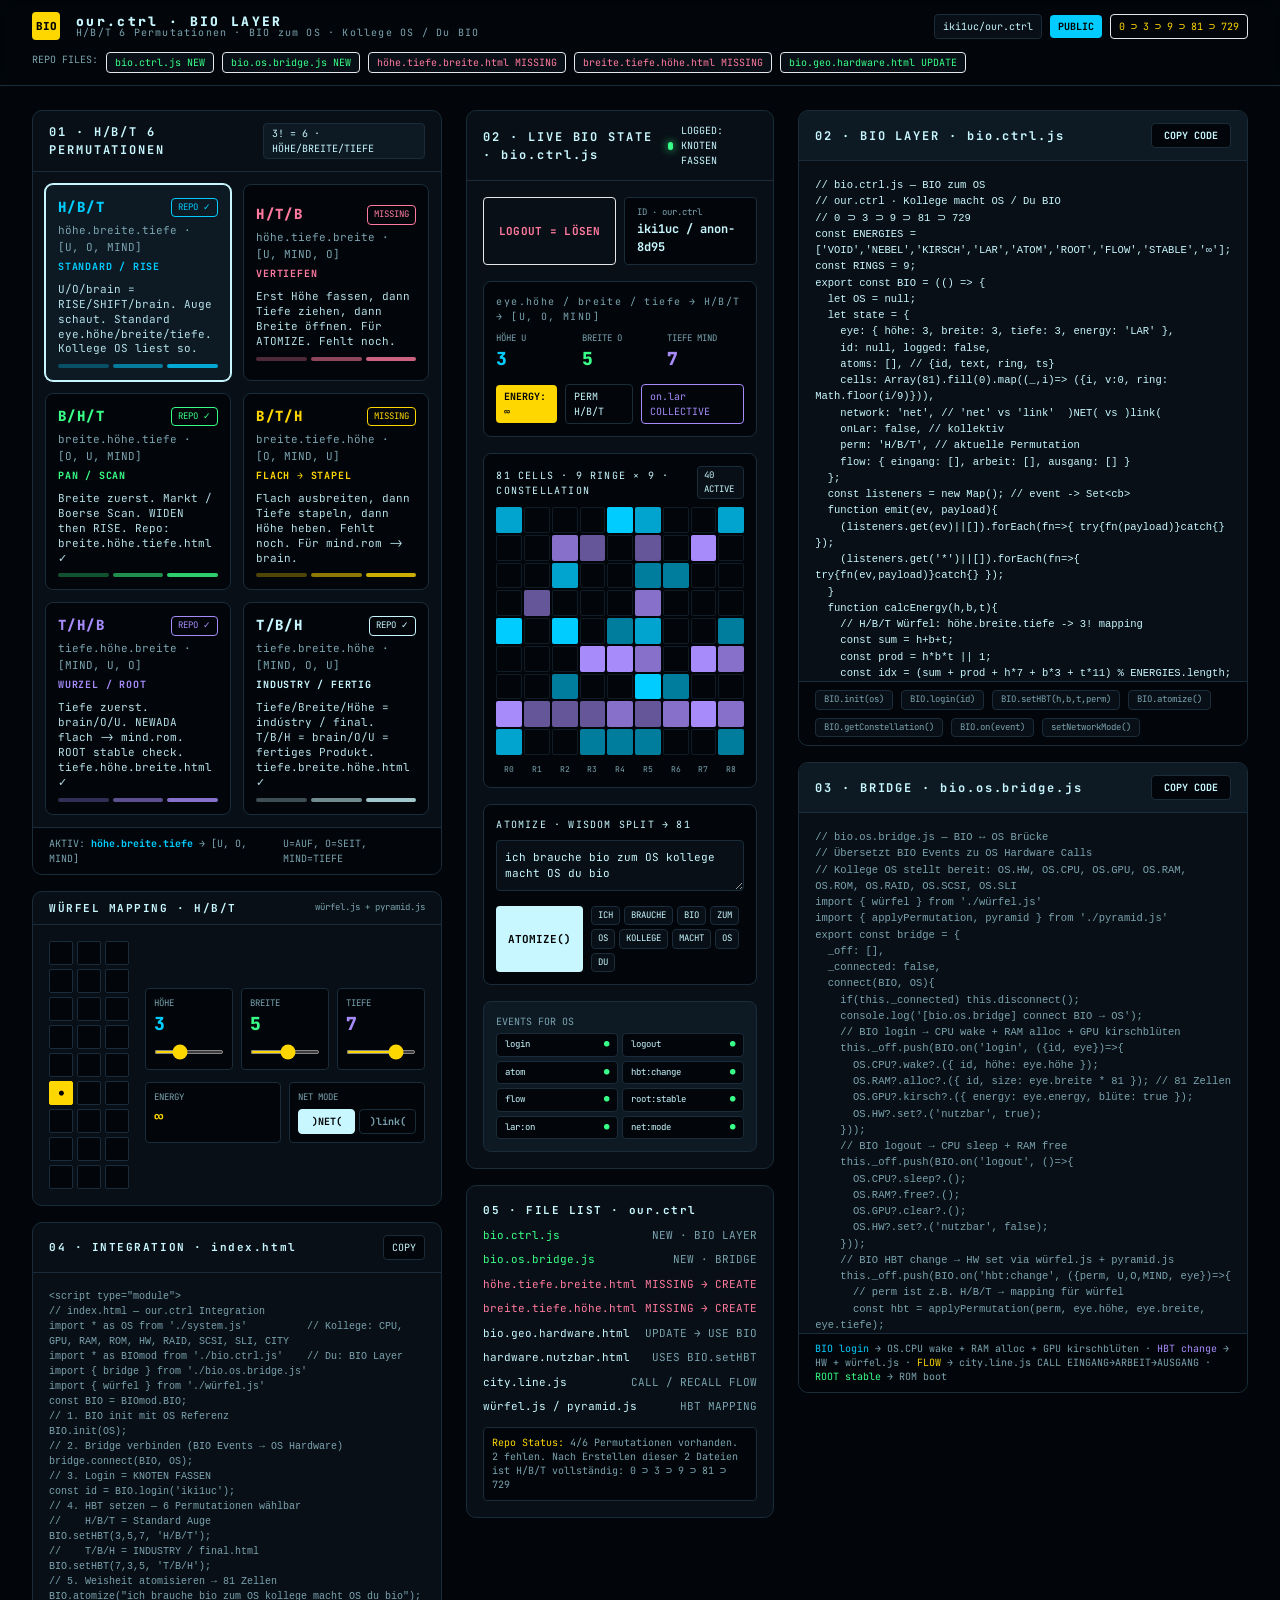
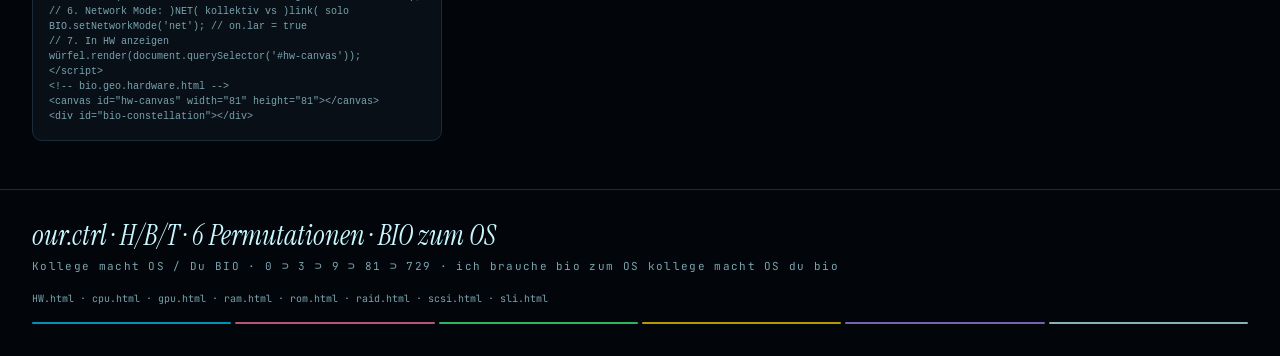
<file: bio.ctrl.ler.html>
<!DOCTYPE html>
<html lang="en">
<head>
  <meta charset="UTF-8">
  <meta name="viewport" content="width=device-width, initial-scale=1">
  <title>React Artifact</title>
  <style>*,:after,:before{--tw-border-spacing-x:0;--tw-border-spacing-y:0;--tw-translate-x:0;--tw-translate-y:0;--tw-rotate:0;--tw-skew-x:0;--tw-skew-y:0;--tw-scale-x:1;--tw-scale-y:1;--tw-pan-x: ;--tw-pan-y: ;--tw-pinch-zoom: ;--tw-scroll-snap-strictness:proximity;--tw-gradient-from-position: ;--tw-gradient-via-position: ;--tw-gradient-to-position: ;--tw-ordinal: ;--tw-slashed-zero: ;--tw-numeric-figure: ;--tw-numeric-spacing: ;--tw-numeric-fraction: ;--tw-ring-inset: ;--tw-ring-offset-width:0px;--tw-ring-offset-color:#fff;--tw-ring-color:rgba(59,130,246,.5);--tw-ring-offset-shadow:0 0 #0000;--tw-ring-shadow:0 0 #0000;--tw-shadow:0 0 #0000;--tw-shadow-colored:0 0 #0000;--tw-blur: ;--tw-brightness: ;--tw-contrast: ;--tw-grayscale: ;--tw-hue-rotate: ;--tw-invert: ;--tw-saturate: ;--tw-sepia: ;--tw-drop-shadow: ;--tw-backdrop-blur: ;--tw-backdrop-brightness: ;--tw-backdrop-contrast: ;--tw-backdrop-grayscale: ;--tw-backdrop-hue-rotate: ;--tw-backdrop-invert: ;--tw-backdrop-opacity: ;--tw-backdrop-saturate: ;--tw-backdrop-sepia: ;--tw-contain-size: ;--tw-contain-layout: ;--tw-contain-paint: ;--tw-contain-style: }::backdrop{--tw-border-spacing-x:0;--tw-border-spacing-y:0;--tw-translate-x:0;--tw-translate-y:0;--tw-rotate:0;--tw-skew-x:0;--tw-skew-y:0;--tw-scale-x:1;--tw-scale-y:1;--tw-pan-x: ;--tw-pan-y: ;--tw-pinch-zoom: ;--tw-scroll-snap-strictness:proximity;--tw-gradient-from-position: ;--tw-gradient-via-position: ;--tw-gradient-to-position: ;--tw-ordinal: ;--tw-slashed-zero: ;--tw-numeric-figure: ;--tw-numeric-spacing: ;--tw-numeric-fraction: ;--tw-ring-inset: ;--tw-ring-offset-width:0px;--tw-ring-offset-color:#fff;--tw-ring-color:rgba(59,130,246,.5);--tw-ring-offset-shadow:0 0 #0000;--tw-ring-shadow:0 0 #0000;--tw-shadow:0 0 #0000;--tw-shadow-colored:0 0 #0000;--tw-blur: ;--tw-brightness: ;--tw-contrast: ;--tw-grayscale: ;--tw-hue-rotate: ;--tw-invert: ;--tw-saturate: ;--tw-sepia: ;--tw-drop-shadow: ;--tw-backdrop-blur: ;--tw-backdrop-brightness: ;--tw-backdrop-contrast: ;--tw-backdrop-grayscale: ;--tw-backdrop-hue-rotate: ;--tw-backdrop-invert: ;--tw-backdrop-opacity: ;--tw-backdrop-saturate: ;--tw-backdrop-sepia: ;--tw-contain-size: ;--tw-contain-layout: ;--tw-contain-paint: ;--tw-contain-style: }/*! tailwindcss v3.4.18 | MIT License | https://tailwindcss.com*/*,:after,:before{box-sizing:border-box;border:0 solid #e5e7eb}:after,:before{--tw-content:""}:host,html{line-height:1.5;-webkit-text-size-adjust:100%;-moz-tab-size:4;-o-tab-size:4;tab-size:4;font-family:ui-sans-serif,system-ui,sans-serif,Apple Color Emoji,Segoe UI Emoji,Segoe UI Symbol,Noto Color Emoji;font-feature-settings:normal;font-variation-settings:normal;-webkit-tap-highlight-color:transparent}body{line-height:inherit}hr{height:0;color:inherit;border-top-width:1px}abbr:where([title]){-webkit-text-decoration:underline dotted;text-decoration:underline dotted}h1,h2,h3,h4,h5,h6{font-size:inherit;font-weight:inherit}a{color:inherit;text-decoration:inherit}b,strong{font-weight:bolder}code,kbd,pre,samp{font-family:ui-monospace,SFMono-Regular,Menlo,Monaco,Consolas,Liberation Mono,Courier New,monospace;font-feature-settings:normal;font-variation-settings:normal;font-size:1em}small{font-size:80%}sub,sup{font-size:75%;line-height:0;position:relative;vertical-align:baseline}sub{bottom:-.25em}sup{top:-.5em}table{text-indent:0;border-color:inherit;border-collapse:collapse}button,input,optgroup,select,textarea{font-family:inherit;font-feature-settings:inherit;font-variation-settings:inherit;font-size:100%;font-weight:inherit;line-height:inherit;letter-spacing:inherit;color:inherit;margin:0;padding:0}button,select{text-transform:none}button,input:where([type=button]),input:where([type=reset]),input:where([type=submit]){-webkit-appearance:button;background-color:transparent;background-image:none}:-moz-focusring{outline:auto}:-moz-ui-invalid{box-shadow:none}progress{vertical-align:baseline}::-webkit-inner-spin-button,::-webkit-outer-spin-button{height:auto}[type=search]{-webkit-appearance:textfield;outline-offset:-2px}::-webkit-search-decoration{-webkit-appearance:none}::-webkit-file-upload-button{-webkit-appearance:button;font:inherit}summary{display:list-item}blockquote,dd,dl,figure,h1,h2,h3,h4,h5,h6,hr,p,pre{margin:0}fieldset{margin:0}fieldset,legend{padding:0}menu,ol,ul{list-style:none;margin:0;padding:0}dialog{padding:0}textarea{resize:vertical}input::-moz-placeholder,textarea::-moz-placeholder{opacity:1;color:#9ca3af}input::placeholder,textarea::placeholder{opacity:1;color:#9ca3af}[role=button],button{cursor:pointer}:disabled{cursor:default}audio,canvas,embed,iframe,img,object,svg,video{display:block;vertical-align:middle}img,video{max-width:100%;height:auto}[hidden]:where(:not([hidden=until-found])){display:none}.sticky{position:sticky}.top-\[var\(--safe-area-inset-top\)\]{top:var(--safe-area-inset-top)}.z-40{z-index:40}.mx-auto{margin-left:auto;margin-right:auto}.mb-1{margin-bottom:.25rem}.mb-2{margin-bottom:.5rem}.ml-auto{margin-left:auto}.mt-1{margin-top:.25rem}.mt-2{margin-top:.5rem}.mt-3{margin-top:.75rem}.mt-4{margin-top:1rem}.mt-6{margin-top:1.5rem}.flex{display:flex}.grid{display:grid}.aspect-square{aspect-ratio:1/1}.h-1{height:.25rem}.h-2{height:.5rem}.h-6{height:1.5rem}.h-7{height:1.75rem}.h-\[2px\]{height:2px}.max-h-\[520px\]{max-height:520px}.min-h-screen{min-height:100vh}.w-2{width:.5rem}.w-6{width:1.5rem}.w-7{width:1.75rem}.w-full{width:100%}.max-w-\[1600px\]{max-width:1600px}.flex-1{flex:1 1 0%}.grid-cols-1{grid-template-columns:repeat(1,minmax(0,1fr))}.grid-cols-2{grid-template-columns:repeat(2,minmax(0,1fr))}.grid-cols-3{grid-template-columns:repeat(3,minmax(0,1fr))}.grid-cols-6{grid-template-columns:repeat(6,minmax(0,1fr))}.grid-cols-9{grid-template-columns:repeat(9,minmax(0,1fr))}.grid-cols-\[auto_1fr\]{grid-template-columns:auto 1fr}.flex-wrap{flex-wrap:wrap}.place-items-center{place-items:center}.items-end{align-items:flex-end}.items-center{align-items:center}.justify-between{justify-content:space-between}.gap-1{gap:.25rem}.gap-2{gap:.5rem}.gap-3{gap:.75rem}.gap-4{gap:1rem}.gap-6{gap:1.5rem}.gap-\[2px\]{gap:2px}.space-y-2>:not([hidden])~:not([hidden]){--tw-space-y-reverse:0;margin-top:calc(.5rem*(1 - var(--tw-space-y-reverse)));margin-bottom:calc(.5rem*var(--tw-space-y-reverse))}.space-y-3>:not([hidden])~:not([hidden]){--tw-space-y-reverse:0;margin-top:calc(.75rem*(1 - var(--tw-space-y-reverse)));margin-bottom:calc(.75rem*var(--tw-space-y-reverse))}.space-y-4>:not([hidden])~:not([hidden]){--tw-space-y-reverse:0;margin-top:calc(1rem*(1 - var(--tw-space-y-reverse)));margin-bottom:calc(1rem*var(--tw-space-y-reverse))}.overflow-auto{overflow:auto}.overflow-hidden{overflow:hidden}.overflow-x-auto{overflow-x:auto}.whitespace-nowrap{white-space:nowrap}.whitespace-pre-wrap{white-space:pre-wrap}.break-words{overflow-wrap:break-word}.rounded{border-radius:.25rem}.rounded-\[10px\]{border-radius:10px}.rounded-\[2px\]{border-radius:2px}.rounded-\[4px\]{border-radius:4px}.rounded-\[8px\]{border-radius:8px}.rounded-full{border-radius:9999px}.border{border-width:1px}.border-b{border-bottom-width:1px}.border-t{border-top-width:1px}.border-\[var\(--gold\)\]{border-color:var(--gold)}.border-\[var\(--lime\)\]{border-color:var(--lime)}.border-\[var\(--line\)\]{border-color:var(--line)}.border-\[var\(--text\)\]{border-color:var(--text)}.border-\[var\(--violet\)\]{border-color:var(--violet)}.bg-\[var\(--bg\)\]{background-color:var(--bg)}.bg-\[var\(--cyan\)\]{background-color:var(--cyan)}.bg-\[var\(--gold\)\]{background-color:var(--gold)}.bg-\[var\(--lime\)\]{background-color:var(--lime)}.bg-\[var\(--pink\)\]{background-color:var(--pink)}.bg-\[var\(--surface\)\]{background-color:var(--surface)}.bg-\[var\(--surface-2\)\]{background-color:var(--surface-2)}.bg-\[var\(--text\)\]{background-color:var(--text)}.p-2{padding:.5rem}.p-3{padding:.75rem}.p-4{padding:1rem}.px-1\.5{padding-left:.375rem;padding-right:.375rem}.px-2{padding-left:.5rem;padding-right:.5rem}.px-3{padding-left:.75rem;padding-right:.75rem}.px-4{padding-left:1rem;padding-right:1rem}.py-0\.5{padding-top:.125rem;padding-bottom:.125rem}.py-1{padding-top:.25rem;padding-bottom:.25rem}.py-1\.5{padding-top:.375rem;padding-bottom:.375rem}.py-2{padding-top:.5rem;padding-bottom:.5rem}.py-3{padding-top:.75rem;padding-bottom:.75rem}.py-6{padding-top:1.5rem;padding-bottom:1.5rem}.py-8{padding-top:2rem;padding-bottom:2rem}.pb-3{padding-bottom:.75rem}.text-left{text-align:left}.text-center{text-align:center}.text-\[10\.5px\]{font-size:10.5px}.text-\[10px\]{font-size:10px}.text-\[11px\]{font-size:11px}.text-\[12px\]{font-size:12px}.text-\[13px\]{font-size:13px}.text-\[14px\]{font-size:14px}.text-\[16px\]{font-size:16px}.text-\[18px\]{font-size:18px}.text-\[28px\]{font-size:28px}.text-\[8px\]{font-size:8px}.text-\[9px\]{font-size:9px}.font-bold{font-weight:700}.font-extrabold{font-weight:800}.italic{font-style:italic}.leading-\[1\.35\]{line-height:1.35}.leading-\[1\.4\]{line-height:1.4}.leading-\[1\.55\]{line-height:1.55}.leading-\[1\.5\]{line-height:1.5}.leading-none{line-height:1}.tracking-\[0\.08em\]{letter-spacing:.08em}.tracking-\[0\.12em\]{letter-spacing:.12em}.tracking-\[0\.14em\]{letter-spacing:.14em}.tracking-\[0\.16em\]{letter-spacing:.16em}.tracking-\[0\.18em\]{letter-spacing:.18em}.tracking-wide{letter-spacing:.025em}.tracking-widest{letter-spacing:.1em}.text-\[var\(--cyan\)\]{color:var(--cyan)}.text-\[var\(--gold\)\]{color:var(--gold)}.text-\[var\(--lime\)\]{color:var(--lime)}.text-\[var\(--pink\)\]{color:var(--pink)}.text-\[var\(--text\)\]{color:var(--text)}.text-\[var\(--text-dim\)\]{color:var(--text-dim)}.text-\[var\(--violet\)\]{color:var(--violet)}.text-black{--tw-text-opacity:1;color:rgb(0 0 0/var(--tw-text-opacity,1))}.accent-\[var\(--gold\)\]{accent-color:var(--gold)}.opacity-90{opacity:.9}.shadow-\[0_0_0_1px_var\(--text\)\]{--tw-shadow:0 0 0 1px var(--text);--tw-shadow-colored:0 0 0 1px var(--tw-shadow-color)}.shadow-\[0_0_0_1px_var\(--text\)\],.shadow-\[0_0_8px_var\(--lime\)\]{box-shadow:var(--tw-ring-offset-shadow,0 0 #0000),var(--tw-ring-shadow,0 0 #0000),var(--tw-shadow)}.shadow-\[0_0_8px_var\(--lime\)\]{--tw-shadow:0 0 8px var(--lime);--tw-shadow-colored:0 0 8px var(--tw-shadow-color)}.outline-none{outline:2px solid transparent;outline-offset:2px}.ring{--tw-ring-offset-shadow:var(--tw-ring-inset) 0 0 0 var(--tw-ring-offset-width) var(--tw-ring-offset-color);--tw-ring-shadow:var(--tw-ring-inset) 0 0 0 calc(3px + var(--tw-ring-offset-width)) var(--tw-ring-color);box-shadow:var(--tw-ring-offset-shadow),var(--tw-ring-shadow),var(--tw-shadow,0 0 #0000)}.filter{filter:var(--tw-blur) var(--tw-brightness) var(--tw-contrast) var(--tw-grayscale) var(--tw-hue-rotate) var(--tw-invert) var(--tw-saturate) var(--tw-sepia) var(--tw-drop-shadow)}.backdrop-blur{--tw-backdrop-blur:blur(8px);backdrop-filter:var(--tw-backdrop-blur) var(--tw-backdrop-brightness) var(--tw-backdrop-contrast) var(--tw-backdrop-grayscale) var(--tw-backdrop-hue-rotate) var(--tw-backdrop-invert) var(--tw-backdrop-opacity) var(--tw-backdrop-saturate) var(--tw-backdrop-sepia)}.transition-all{transition-property:all;transition-timing-function:cubic-bezier(.4,0,.2,1);transition-duration:.15s}.transition-colors{transition-property:color,background-color,border-color,text-decoration-color,fill,stroke;transition-timing-function:cubic-bezier(.4,0,.2,1);transition-duration:.15s}#root,body,html{min-height:100%}body{margin:0;font-family:ui-sans-serif,system-ui,-apple-system,BlinkMacSystemFont,Segoe UI,sans-serif}[role=button]:not([aria-disabled=true]),button:not(:disabled),label[for],select:not(:disabled),summary{cursor:pointer}.selection\:bg-\[var\(--gold\)\] ::-moz-selection{background-color:var(--gold)}.selection\:bg-\[var\(--gold\)\] ::selection{background-color:var(--gold)}.selection\:text-black ::-moz-selection{--tw-text-opacity:1;color:rgb(0 0 0/var(--tw-text-opacity,1))}.selection\:text-black ::selection{--tw-text-opacity:1;color:rgb(0 0 0/var(--tw-text-opacity,1))}.selection\:bg-\[var\(--gold\)\]::-moz-selection{background-color:var(--gold)}.selection\:bg-\[var\(--gold\)\]::selection{background-color:var(--gold)}.selection\:text-black::-moz-selection{--tw-text-opacity:1;color:rgb(0 0 0/var(--tw-text-opacity,1))}.selection\:text-black::selection{--tw-text-opacity:1;color:rgb(0 0 0/var(--tw-text-opacity,1))}.hover\:translate-y-\[-1px\]:hover{--tw-translate-y:-1px;transform:translate(var(--tw-translate-x),var(--tw-translate-y)) rotate(var(--tw-rotate)) skewX(var(--tw-skew-x)) skewY(var(--tw-skew-y)) scaleX(var(--tw-scale-x)) scaleY(var(--tw-scale-y))}.hover\:border-\[var\(--text\)\]:hover{border-color:var(--text)}.focus\:border-\[var\(--cyan\)\]:focus{border-color:var(--cyan)}@media (min-width:640px){.sm\:grid-cols-2{grid-template-columns:repeat(2,minmax(0,1fr))}}@media (min-width:768px){.md\:px-8{padding-left:2rem;padding-right:2rem}}@media (min-width:1024px){.lg\:grid-cols-\[1\.2fr_0\.9fr_1fr\]{grid-template-columns:1.2fr .9fr 1fr}}</style>
</head>
<body>
  <div id="root"></div>
  
  <script type="module">var Kc=Object.create;var{getPrototypeOf:Yc,defineProperty:xl,getOwnPropertyNames:Xc}=Object;var Zc=Object.prototype.hasOwnProperty;var vn=(e,n,t)=>{t=e!=null?Kc(Yc(e)):{};let r=n||!e||!e.__esModule?xl(t,"default",{value:e,enumerable:!0}):t;for(let l of Xc(e))if(!Zc.call(r,l))xl(r,l,{get:()=>e[l],enumerable:!0});return r};var sr=(e,n)=>()=>(n||e((n={exports:{}}).exports,n),n.exports);var Gc=(e,n)=>{for(var t in n)xl(e,t,{get:n[t],enumerable:!0,configurable:!0,set:(r)=>n[t]=()=>r})};var Jc=(e,n)=>()=>(e&&(n=e(e=0)),n);var ft=sr((pf)=>{var ct=Symbol.for("react.element"),qc=Symbol.for("react.portal"),jc=Symbol.for("react.fragment"),bc=Symbol.for("react.strict_mode"),ef=Symbol.for("react.profiler"),nf=Symbol.for("react.provider"),tf=Symbol.for("react.context"),rf=Symbol.for("react.forward_ref"),lf=Symbol.for("react.suspense"),of=Symbol.for("react.memo"),uf=Symbol.for("react.lazy"),ni=Symbol.iterator;function sf(e){if(e===null||typeof e!=="object")return null;return e=ni&&e[ni]||e["@@iterator"],typeof e==="function"?e:null}var li={isMounted:function(){return!1},enqueueForceUpdate:function(){},enqueueReplaceState:function(){},enqueueSetState:function(){}},oi=Object.assign,ui={};function In(e,n,t){this.props=e,this.context=n,this.refs=ui,this.updater=t||li}In.prototype.isReactComponent={};In.prototype.setState=function(e,n){if(typeof e!=="object"&&typeof e!=="function"&&e!=null)throw Error("setState(...): takes an object of state variables to update or a function which returns an object of state variables.");this.updater.enqueueSetState(this,e,n,"setState")};In.prototype.forceUpdate=function(e){this.updater.enqueueForceUpdate(this,e,"forceUpdate")};function ii(){}ii.prototype=In.prototype;function Ml(e,n,t){this.props=e,this.context=n,this.refs=ui,this.updater=t||li}var Il=Ml.prototype=new ii;Il.constructor=Ml;oi(Il,In.prototype);Il.isPureReactComponent=!0;var ti=Array.isArray,si=Object.prototype.hasOwnProperty,Fl={current:null},ai={key:!0,ref:!0,__self:!0,__source:!0};function ci(e,n,t){var r,l={},o=null,u=null;if(n!=null)for(r in n.ref!==void 0&&(u=n.ref),n.key!==void 0&&(o=""+n.key),n)si.call(n,r)&&!ai.hasOwnProperty(r)&&(l[r]=n[r]);var i=arguments.length-2;if(i===1)l.children=t;else if(1<i){for(var s=Array(i),f=0;f<i;f++)s[f]=arguments[f+2];l.children=s}if(e&&e.defaultProps)for(r in i=e.defaultProps,i)l[r]===void 0&&(l[r]=i[r]);return{$$typeof:ct,type:e,key:o,ref:u,props:l,_owner:Fl.current}}function af(e,n){return{$$typeof:ct,type:e.type,key:n,ref:e.ref,props:e.props,_owner:e._owner}}function Dl(e){return typeof e==="object"&&e!==null&&e.$$typeof===ct}function cf(e){var n={"=":"=0",":":"=2"};return"$"+e.replace(/[=:]/g,function(t){return n[t]})}var ri=/\/+/g;function Rl(e,n){return typeof e==="object"&&e!==null&&e.key!=null?cf(""+e.key):n.toString(36)}function cr(e,n,t,r,l){var o=typeof e;if(o==="undefined"||o==="boolean")e=null;var u=!1;if(e===null)u=!0;else switch(o){case"string":case"number":u=!0;break;case"object":switch(e.$$typeof){case ct:case qc:u=!0}}if(u)return u=e,l=l(u),e=r===""?"."+Rl(u,0):r,ti(l)?(t="",e!=null&&(t=e.replace(ri,"$&/")+"/"),cr(l,n,t,"",function(f){return f})):l!=null&&(Dl(l)&&(l=af(l,t+(!l.key||u&&u.key===l.key?"":(""+l.key).replace(ri,"$&/")+"/")+e)),n.push(l)),1;if(u=0,r=r===""?".":r+":",ti(e))for(var i=0;i<e.length;i++){o=e[i];var s=r+Rl(o,i);u+=cr(o,n,t,s,l)}else if(s=sf(e),typeof s==="function")for(e=s.call(e),i=0;!(o=e.next()).done;)o=o.value,s=r+Rl(o,i++),u+=cr(o,n,t,s,l);else if(o==="object")throw n=String(e),Error("Objects are not valid as a React child (found: "+(n==="[object Object]"?"object with keys {"+Object.keys(e).join(", ")+"}":n)+"). If you meant to render a collection of children, use an array instead.");return u}function ar(e,n,t){if(e==null)return e;var r=[],l=0;return cr(e,r,"","",function(o){return n.call(t,o,l++)}),r}function ff(e){if(e._status===-1){var n=e._result;n=n(),n.then(function(t){if(e._status===0||e._status===-1)e._status=1,e._result=t},function(t){if(e._status===0||e._status===-1)e._status=2,e._result=t}),e._status===-1&&(e._status=0,e._result=n)}if(e._status===1)return e._result.default;throw e._result}var te={current:null},fr={transition:null},df={ReactCurrentDispatcher:te,ReactCurrentBatchConfig:fr,ReactCurrentOwner:Fl};function fi(){throw Error("act(...) is not supported in production builds of React.")}pf.Children={map:ar,forEach:function(e,n,t){ar(e,function(){n.apply(this,arguments)},t)},count:function(e){var n=0;return ar(e,function(){n++}),n},toArray:function(e){return ar(e,function(n){return n})||[]},only:function(e){if(!Dl(e))throw Error("React.Children.only expected to receive a single React element child.");return e}};pf.Component=In;pf.Fragment=jc;pf.Profiler=ef;pf.PureComponent=Ml;pf.StrictMode=bc;pf.Suspense=lf;pf.__SECRET_INTERNALS_DO_NOT_USE_OR_YOU_WILL_BE_FIRED=df;pf.act=fi;pf.cloneElement=function(e,n,t){if(e===null||e===void 0)throw Error("React.cloneElement(...): The argument must be a React element, but you passed "+e+".");var r=oi({},e.props),l=e.key,o=e.ref,u=e._owner;if(n!=null){if(n.ref!==void 0&&(o=n.ref,u=Fl.current),n.key!==void 0&&(l=""+n.key),e.type&&e.type.defaultProps)var i=e.type.defaultProps;for(s in n)si.call(n,s)&&!ai.hasOwnProperty(s)&&(r[s]=n[s]===void 0&&i!==void 0?i[s]:n[s])}var s=arguments.length-2;if(s===1)r.children=t;else if(1<s){i=Array(s);for(var f=0;f<s;f++)i[f]=arguments[f+2];r.children=i}return{$$typeof:ct,type:e.type,key:l,ref:o,props:r,_owner:u}};pf.createContext=function(e){return e={$$typeof:tf,_currentValue:e,_currentValue2:e,_threadCount:0,Provider:null,Consumer:null,_defaultValue:null,_globalName:null},e.Provider={$$typeof:nf,_context:e},e.Consumer=e};pf.createElement=ci;pf.createFactory=function(e){var n=ci.bind(null,e);return n.type=e,n};pf.createRef=function(){return{current:null}};pf.forwardRef=function(e){return{$$typeof:rf,render:e}};pf.isValidElement=Dl;pf.lazy=function(e){return{$$typeof:uf,_payload:{_status:-1,_result:e},_init:ff}};pf.memo=function(e,n){return{$$typeof:of,type:e,compare:n===void 0?null:n}};pf.startTransition=function(e){var n=fr.transition;fr.transition={};try{e()}finally{fr.transition=n}};pf.unstable_act=fi;pf.useCallback=function(e,n){return te.current.useCallback(e,n)};pf.useContext=function(e){return te.current.useContext(e)};pf.useDebugValue=function(){};pf.useDeferredValue=function(e){return te.current.useDeferredValue(e)};pf.useEffect=function(e,n){return te.current.useEffect(e,n)};pf.useId=function(){return te.current.useId()};pf.useImperativeHandle=function(e,n,t){return te.current.useImperativeHandle(e,n,t)};pf.useInsertionEffect=function(e,n){return te.current.useInsertionEffect(e,n)};pf.useLayoutEffect=function(e,n){return te.current.useLayoutEffect(e,n)};pf.useMemo=function(e,n){return te.current.useMemo(e,n)};pf.useReducer=function(e,n,t){return te.current.useReducer(e,n,t)};pf.useRef=function(e){return te.current.useRef(e)};pf.useState=function(e){return te.current.useState(e)};pf.useSyncExternalStore=function(e,n,t){return te.current.useSyncExternalStore(e,n,t)};pf.useTransition=function(){return te.current.useTransition()};pf.version="18.3.1"});var gi=sr((qf)=>{function Ul(e,n){var t=e.length;e.push(n);e:for(;0<t;){var r=t-1>>>1,l=e[r];if(0<dr(l,n))e[r]=n,e[t]=l,t=r;else break e}}function _e(e){return e.length===0?null:e[0]}function vr(e){if(e.length===0)return null;var n=e[0],t=e.pop();if(t!==n){e[0]=t;e:for(var r=0,l=e.length,o=l>>>1;r<o;){var u=2*(r+1)-1,i=e[u],s=u+1,f=e[s];if(0>dr(i,t))s<l&&0>dr(f,i)?(e[r]=f,e[s]=t,r=s):(e[r]=i,e[u]=t,r=u);else if(s<l&&0>dr(f,t))e[r]=f,e[s]=t,r=s;else break e}}return n}function dr(e,n){var t=e.sortIndex-n.sortIndex;return t!==0?t:e.id-n.id}if(typeof performance==="object"&&typeof performance.now==="function")Vl=performance,qf.unstable_now=function(){return Vl.now()};else pr=Date,Wl=pr.now(),qf.unstable_now=function(){return pr.now()-Wl};var Vl,pr,Wl,Me=[],Ze=[],Jf=1,ye=null,q=3,yr=!1,yn=!1,pt=!1,pi=typeof setTimeout==="function"?setTimeout:null,mi=typeof clearTimeout==="function"?clearTimeout:null,di=typeof setImmediate<"u"?setImmediate:null;typeof navigator<"u"&&navigator.scheduling!==void 0&&navigator.scheduling.isInputPending!==void 0&&navigator.scheduling.isInputPending.bind(navigator.scheduling);function $l(e){for(var n=_e(Ze);n!==null;){if(n.callback===null)vr(Ze);else if(n.startTime<=e)vr(Ze),n.sortIndex=n.expirationTime,Ul(Me,n);else break;n=_e(Ze)}}function Ql(e){if(pt=!1,$l(e),!yn)if(_e(Me)!==null)yn=!0,Hl(Bl);else{var n=_e(Ze);n!==null&&Kl(Ql,n.startTime-e)}}function Bl(e,n){yn=!1,pt&&(pt=!1,mi(mt),mt=-1),yr=!0;var t=q;try{$l(n);for(ye=_e(Me);ye!==null&&(!(ye.expirationTime>n)||e&&!yi());){var r=ye.callback;if(typeof r==="function"){ye.callback=null,q=ye.priorityLevel;var l=r(ye.expirationTime<=n);n=qf.unstable_now(),typeof l==="function"?ye.callback=l:ye===_e(Me)&&vr(Me),$l(n)}else vr(Me);ye=_e(Me)}if(ye!==null)var o=!0;else{var u=_e(Ze);u!==null&&Kl(Ql,u.startTime-n),o=!1}return o}finally{ye=null,q=t,yr=!1}}var gr=!1,mr=null,mt=-1,hi=5,vi=-1;function yi(){return qf.unstable_now()-vi<hi?!1:!0}function Ol(){if(mr!==null){var e=qf.unstable_now();vi=e;var n=!0;try{n=mr(!0,e)}finally{n?dt():(gr=!1,mr=null)}}else gr=!1}var dt;if(typeof di==="function")dt=function(){di(Ol)};else if(typeof MessageChannel<"u")hr=new MessageChannel,Al=hr.port2,hr.port1.onmessage=Ol,dt=function(){Al.postMessage(null)};else dt=function(){pi(Ol,0)};var hr,Al;function Hl(e){mr=e,gr||(gr=!0,dt())}function Kl(e,n){mt=pi(function(){e(qf.unstable_now())},n)}qf.unstable_IdlePriority=5;qf.unstable_ImmediatePriority=1;qf.unstable_LowPriority=4;qf.unstable_NormalPriority=3;qf.unstable_Profiling=null;qf.unstable_UserBlockingPriority=2;qf.unstable_cancelCallback=function(e){e.callback=null};qf.unstable_continueExecution=function(){yn||yr||(yn=!0,Hl(Bl))};qf.unstable_forceFrameRate=function(e){0>e||125<e?console.error("forceFrameRate takes a positive int between 0 and 125, forcing frame rates higher than 125 fps is not supported"):hi=0<e?Math.floor(1000/e):5};qf.unstable_getCurrentPriorityLevel=function(){return q};qf.unstable_getFirstCallbackNode=function(){return _e(Me)};qf.unstable_next=function(e){switch(q){case 1:case 2:case 3:var n=3;break;default:n=q}var t=q;q=n;try{return e()}finally{q=t}};qf.unstable_pauseExecution=function(){};qf.unstable_requestPaint=function(){};qf.unstable_runWithPriority=function(e,n){switch(e){case 1:case 2:case 3:case 4:case 5:break;default:e=3}var t=q;q=e;try{return n()}finally{q=t}};qf.unstable_scheduleCallback=function(e,n,t){var r=qf.unstable_now();switch(typeof t==="object"&&t!==null?(t=t.delay,t=typeof t==="number"&&0<t?r+t:r):t=r,e){case 1:var l=-1;break;case 2:l=250;break;case 5:l=1073741823;break;case 4:l=1e4;break;default:l=5000}return l=t+l,e={id:Jf++,callback:n,priorityLevel:e,startTime:t,expirationTime:l,sortIndex:-1},t>r?(e.sortIndex=t,Ul(Ze,e),_e(Me)===null&&e===_e(Ze)&&(pt?(mi(mt),mt=-1):pt=!0,Kl(Ql,t-r))):(e.sortIndex=l,Ul(Me,e),yn||yr||(yn=!0,Hl(Bl))),e};qf.unstable_shouldYield=yi;qf.unstable_wrapCallback=function(e){var n=q;return function(){var t=q;q=n;try{return e.apply(this,arguments)}finally{q=t}}}});var ju={};Gc(ju,{version:()=>Mc,unstable_renderSubtreeIntoContainer:()=>Rc,unstable_batchedUpdates:()=>xc,unmountComponentAtNode:()=>Tc,render:()=>Lc,hydrateRoot:()=>zc,hydrate:()=>Pc,flushSync:()=>Nc,findDOMNode:()=>_c,createRoot:()=>Cc,createPortal:()=>Ec,__SECRET_INTERNALS_DO_NOT_USE_OR_YOU_WILL_BE_FIRED:()=>kc});function g(e){for(var n="https://reactjs.org/docs/error-decoder.html?invariant="+e,t=1;t<arguments.length;t++)n+="&args[]="+encodeURIComponent(arguments[t]);return"Minified React error #"+e+"; visit "+n+" for the full message or use the non-minified dev environment for full errors and additional helpful warnings."}function Rn(e,n){nt(e,n),nt(e+"Capture",n)}function nt(e,n){Wt[e]=n;for(e=0;e<n.length;e++)_s.add(n[e])}function yd(e){if(mo.call(Si,e))return!0;if(mo.call(wi,e))return!1;if(vd.test(e))return Si[e]=!0;return wi[e]=!0,!1}function gd(e,n,t,r){if(t!==null&&t.type===0)return!1;switch(typeof n){case"function":case"symbol":return!0;case"boolean":if(r)return!1;if(t!==null)return!t.acceptsBooleans;return e=e.toLowerCase().slice(0,5),e!=="data-"&&e!=="aria-";default:return!1}}function wd(e,n,t,r){if(n===null||typeof n>"u"||gd(e,n,t,r))return!0;if(r)return!1;if(t!==null)switch(t.type){case 3:return!n;case 4:return n===!1;case 5:return isNaN(n);case 6:return isNaN(n)||1>n}return!1}function oe(e,n,t,r,l,o,u){this.acceptsBooleans=n===2||n===3||n===4,this.attributeName=r,this.attributeNamespace=l,this.mustUseProperty=t,this.propertyName=e,this.type=n,this.sanitizeURL=o,this.removeEmptyString=u}function au(e){return e[1].toUpperCase()}function cu(e,n,t,r){var l=J.hasOwnProperty(n)?J[n]:null;if(l!==null?l.type!==0:r||!(2<n.length)||n[0]!=="o"&&n[0]!=="O"||n[1]!=="n"&&n[1]!=="N")wd(n,t,l,r)&&(t=null),r||l===null?yd(n)&&(t===null?e.removeAttribute(n):e.setAttribute(n,""+t)):l.mustUseProperty?e[l.propertyName]=t===null?l.type===3?!1:"":t:(n=l.attributeName,r=l.attributeNamespace,t===null?e.removeAttribute(n):(l=l.type,t=l===3||l===4&&t===!0?"":""+t,r?e.setAttributeNS(r,n,t):e.setAttribute(n,t)))}function ht(e){if(e===null||typeof e!=="object")return null;return e=ki&&e[ki]||e["@@iterator"],typeof e==="function"?e:null}function Et(e){if(Yl===void 0)try{throw Error()}catch(t){var n=t.stack.trim().match(/\n( *(at )?)/);Yl=n&&n[1]||""}return`
`+Yl+e}function Zl(e,n){if(!e||Xl)return"";Xl=!0;var t=Error.prepareStackTrace;Error.prepareStackTrace=void 0;try{if(n)if(n=function(){throw Error()},Object.defineProperty(n.prototype,"props",{set:function(){throw Error()}}),typeof Reflect==="object"&&Reflect.construct){try{Reflect.construct(n,[])}catch(f){var r=f}Reflect.construct(e,[],n)}else{try{n.call()}catch(f){r=f}e.call(n.prototype)}else{try{throw Error()}catch(f){r=f}e()}}catch(f){if(f&&r&&typeof f.stack==="string"){for(var l=f.stack.split(`
`),o=r.stack.split(`
`),u=l.length-1,i=o.length-1;1<=u&&0<=i&&l[u]!==o[i];)i--;for(;1<=u&&0<=i;u--,i--)if(l[u]!==o[i]){if(u!==1||i!==1)do if(u--,i--,0>i||l[u]!==o[i]){var s=`
`+l[u].replace(" at new "," at ");return e.displayName&&s.includes("<anonymous>")&&(s=s.replace("<anonymous>",e.displayName)),s}while(1<=u&&0<=i);break}}}finally{Xl=!1,Error.prepareStackTrace=t}return(e=e?e.displayName||e.name:"")?Et(e):""}function Sd(e){switch(e.tag){case 5:return Et(e.type);case 16:return Et("Lazy");case 13:return Et("Suspense");case 19:return Et("SuspenseList");case 0:case 2:case 15:return e=Zl(e.type,!1),e;case 11:return e=Zl(e.type.render,!1),e;case 1:return e=Zl(e.type,!0),e;default:return""}}function go(e){if(e==null)return null;if(typeof e==="function")return e.displayName||e.name||null;if(typeof e==="string")return e;switch(e){case Vn:return"Fragment";case Un:return"Portal";case ho:return"Profiler";case fu:return"StrictMode";case vo:return"Suspense";case yo:return"SuspenseList"}if(typeof e==="object")switch(e.$$typeof){case Ps:return(e.displayName||"Context")+".Consumer";case Ns:return(e._context.displayName||"Context")+".Provider";case du:var n=e.render;return e=e.displayName,e||(e=n.displayName||n.name||"",e=e!==""?"ForwardRef("+e+")":"ForwardRef"),e;case pu:return n=e.displayName||null,n!==null?n:go(e.type)||"Memo";case Je:n=e._payload,e=e._init;try{return go(e(n))}catch(t){}}return null}function kd(e){var n=e.type;switch(e.tag){case 24:return"Cache";case 9:return(n.displayName||"Context")+".Consumer";case 10:return(n._context.displayName||"Context")+".Provider";case 18:return"DehydratedFragment";case 11:return e=n.render,e=e.displayName||e.name||"",n.displayName||(e!==""?"ForwardRef("+e+")":"ForwardRef");case 7:return"Fragment";case 5:return n;case 4:return"Portal";case 3:return"Root";case 6:return"Text";case 16:return go(n);case 8:return n===fu?"StrictMode":"Mode";case 22:return"Offscreen";case 12:return"Profiler";case 21:return"Scope";case 13:return"Suspense";case 19:return"SuspenseList";case 25:return"TracingMarker";case 1:case 0:case 17:case 2:case 14:case 15:if(typeof n==="function")return n.displayName||n.name||null;if(typeof n==="string")return n}return null}function fn(e){switch(typeof e){case"boolean":case"number":case"string":case"undefined":return e;case"object":return e;default:return""}}function Ls(e){var n=e.type;return(e=e.nodeName)&&e.toLowerCase()==="input"&&(n==="checkbox"||n==="radio")}function Ed(e){var n=Ls(e)?"checked":"value",t=Object.getOwnPropertyDescriptor(e.constructor.prototype,n),r=""+e[n];if(!e.hasOwnProperty(n)&&typeof t<"u"&&typeof t.get==="function"&&typeof t.set==="function"){var{get:l,set:o}=t;return Object.defineProperty(e,n,{configurable:!0,get:function(){return l.call(this)},set:function(u){r=""+u,o.call(this,u)}}),Object.defineProperty(e,n,{enumerable:t.enumerable}),{getValue:function(){return r},setValue:function(u){r=""+u},stopTracking:function(){e._valueTracker=null,delete e[n]}}}}function Sr(e){e._valueTracker||(e._valueTracker=Ed(e))}function Ts(e){if(!e)return!1;var n=e._valueTracker;if(!n)return!0;var t=n.getValue(),r="";return e&&(r=Ls(e)?e.checked?"true":"false":e.value),e=r,e!==t?(n.setValue(e),!0):!1}function Kr(e){if(e=e||(typeof document<"u"?document:void 0),typeof e>"u")return null;try{return e.activeElement||e.body}catch(n){return e.body}}function wo(e,n){var t=n.checked;return $({},n,{defaultChecked:void 0,defaultValue:void 0,value:void 0,checked:t!=null?t:e._wrapperState.initialChecked})}function Ei(e,n){var t=n.defaultValue==null?"":n.defaultValue,r=n.checked!=null?n.checked:n.defaultChecked;t=fn(n.value!=null?n.value:t),e._wrapperState={initialChecked:r,initialValue:t,controlled:n.type==="checkbox"||n.type==="radio"?n.checked!=null:n.value!=null}}function xs(e,n){n=n.checked,n!=null&&cu(e,"checked",n,!1)}function So(e,n){xs(e,n);var t=fn(n.value),r=n.type;if(t!=null)if(r==="number"){if(t===0&&e.value===""||e.value!=t)e.value=""+t}else e.value!==""+t&&(e.value=""+t);else if(r==="submit"||r==="reset"){e.removeAttribute("value");return}n.hasOwnProperty("value")?ko(e,n.type,t):n.hasOwnProperty("defaultValue")&&ko(e,n.type,fn(n.defaultValue)),n.checked==null&&n.defaultChecked!=null&&(e.defaultChecked=!!n.defaultChecked)}function Ci(e,n,t){if(n.hasOwnProperty("value")||n.hasOwnProperty("defaultValue")){var r=n.type;if(!(r!=="submit"&&r!=="reset"||n.value!==void 0&&n.value!==null))return;n=""+e._wrapperState.initialValue,t||n===e.value||(e.value=n),e.defaultValue=n}t=e.name,t!==""&&(e.name=""),e.defaultChecked=!!e._wrapperState.initialChecked,t!==""&&(e.name=t)}function ko(e,n,t){if(n!=="number"||Kr(e.ownerDocument)!==e)t==null?e.defaultValue=""+e._wrapperState.initialValue:e.defaultValue!==""+t&&(e.defaultValue=""+t)}function Gn(e,n,t,r){if(e=e.options,n){n={};for(var l=0;l<t.length;l++)n["$"+t[l]]=!0;for(t=0;t<e.length;t++)l=n.hasOwnProperty("$"+e[t].value),e[t].selected!==l&&(e[t].selected=l),l&&r&&(e[t].defaultSelected=!0)}else{t=""+fn(t),n=null;for(l=0;l<e.length;l++){if(e[l].value===t){e[l].selected=!0,r&&(e[l].defaultSelected=!0);return}n!==null||e[l].disabled||(n=e[l])}n!==null&&(n.selected=!0)}}function Eo(e,n){if(n.dangerouslySetInnerHTML!=null)throw Error(g(91));return $({},n,{value:void 0,defaultValue:void 0,children:""+e._wrapperState.initialValue})}function _i(e,n){var t=n.value;if(t==null){if(t=n.children,n=n.defaultValue,t!=null){if(n!=null)throw Error(g(92));if(Ct(t)){if(1<t.length)throw Error(g(93));t=t[0]}n=t}n==null&&(n=""),t=n}e._wrapperState={initialValue:fn(t)}}function Rs(e,n){var t=fn(n.value),r=fn(n.defaultValue);t!=null&&(t=""+t,t!==e.value&&(e.value=t),n.defaultValue==null&&e.defaultValue!==t&&(e.defaultValue=t)),r!=null&&(e.defaultValue=""+r)}function Ni(e){var n=e.textContent;n===e._wrapperState.initialValue&&n!==""&&n!==null&&(e.value=n)}function Ms(e){switch(e){case"svg":return"http://www.w3.org/2000/svg";case"math":return"http://www.w3.org/1998/Math/MathML";default:return"http://www.w3.org/1999/xhtml"}}function Co(e,n){return e==null||e==="http://www.w3.org/1999/xhtml"?Ms(n):e==="http://www.w3.org/2000/svg"&&n==="foreignObject"?"http://www.w3.org/1999/xhtml":e}function $t(e,n){if(n){var t=e.firstChild;if(t&&t===e.lastChild&&t.nodeType===3){t.nodeValue=n;return}}e.textContent=n}function Fs(e,n,t){return n==null||typeof n==="boolean"||n===""?"":t||typeof n!=="number"||n===0||xt.hasOwnProperty(e)&&xt[e]?(""+n).trim():n+"px"}function Ds(e,n){e=e.style;for(var t in n)if(n.hasOwnProperty(t)){var r=t.indexOf("--")===0,l=Fs(t,n[t],r);t==="float"&&(t="cssFloat"),r?e.setProperty(t,l):e[t]=l}}function _o(e,n){if(n){if(_d[e]&&(n.children!=null||n.dangerouslySetInnerHTML!=null))throw Error(g(137,e));if(n.dangerouslySetInnerHTML!=null){if(n.children!=null)throw Error(g(60));if(typeof n.dangerouslySetInnerHTML!=="object"||!("__html"in n.dangerouslySetInnerHTML))throw Error(g(61))}if(n.style!=null&&typeof n.style!=="object")throw Error(g(62))}}function No(e,n){if(e.indexOf("-")===-1)return typeof n.is==="string";switch(e){case"annotation-xml":case"color-profile":case"font-face":case"font-face-src":case"font-face-uri":case"font-face-format":case"font-face-name":case"missing-glyph":return!1;default:return!0}}function mu(e){return e=e.target||e.srcElement||window,e.correspondingUseElement&&(e=e.correspondingUseElement),e.nodeType===3?e.parentNode:e}function Pi(e){if(e=lr(e)){if(typeof zo!=="function")throw Error(g(280));var n=e.stateNode;n&&(n=wl(n),zo(e.stateNode,e.type,n))}}function Os(e){Jn?qn?qn.push(e):qn=[e]:Jn=e}function Us(){if(Jn){var e=Jn,n=qn;if(qn=Jn=null,Pi(e),n)for(e=0;e<n.length;e++)Pi(n[e])}}function Vs(e,n){return e(n)}function Ws(){}function $s(e,n,t){if(Gl)return e(n,t);Gl=!0;try{return Vs(e,n,t)}finally{if(Gl=!1,Jn!==null||qn!==null)Ws(),Us()}}function At(e,n){var t=e.stateNode;if(t===null)return null;var r=wl(t);if(r===null)return null;t=r[n];e:switch(n){case"onClick":case"onClickCapture":case"onDoubleClick":case"onDoubleClickCapture":case"onMouseDown":case"onMouseDownCapture":case"onMouseMove":case"onMouseMoveCapture":case"onMouseUp":case"onMouseUpCapture":case"onMouseEnter":(r=!r.disabled)||(e=e.type,r=!(e==="button"||e==="input"||e==="select"||e==="textarea")),e=!r;break e;default:e=!1}if(e)return null;if(t&&typeof t!=="function")throw Error(g(231,n,typeof t));return t}function Nd(e,n,t,r,l,o,u,i,s){var f=Array.prototype.slice.call(arguments,3);try{n.apply(t,f)}catch(m){this.onError(m)}}function zd(e,n,t,r,l,o,u,i,s){Rt=!1,Yr=null,Nd.apply(Pd,arguments)}function Ld(e,n,t,r,l,o,u,i,s){if(zd.apply(this,arguments),Rt){if(Rt){var f=Yr;Rt=!1,Yr=null}else throw Error(g(198));Xr||(Xr=!0,To=f)}}function Mn(e){var n=e,t=e;if(e.alternate)for(;n.return;)n=n.return;else{e=n;do n=e,(n.flags&4098)!==0&&(t=n.return),e=n.return;while(e)}return n.tag===3?t:null}function As(e){if(e.tag===13){var n=e.memoizedState;if(n===null&&(e=e.alternate,e!==null&&(n=e.memoizedState)),n!==null)return n.dehydrated}return null}function zi(e){if(Mn(e)!==e)throw Error(g(188))}function Td(e){var n=e.alternate;if(!n){if(n=Mn(e),n===null)throw Error(g(188));return n!==e?null:e}for(var t=e,r=n;;){var l=t.return;if(l===null)break;var o=l.alternate;if(o===null){if(r=l.return,r!==null){t=r;continue}break}if(l.child===o.child){for(o=l.child;o;){if(o===t)return zi(l),e;if(o===r)return zi(l),n;o=o.sibling}throw Error(g(188))}if(t.return!==r.return)t=l,r=o;else{for(var u=!1,i=l.child;i;){if(i===t){u=!0,t=l,r=o;break}if(i===r){u=!0,r=l,t=o;break}i=i.sibling}if(!u){for(i=o.child;i;){if(i===t){u=!0,t=o,r=l;break}if(i===r){u=!0,r=o,t=l;break}i=i.sibling}if(!u)throw Error(g(189))}}if(t.alternate!==r)throw Error(g(190))}if(t.tag!==3)throw Error(g(188));return t.stateNode.current===t?e:n}function Qs(e){return e=Td(e),e!==null?Bs(e):null}function Bs(e){if(e.tag===5||e.tag===6)return e;for(e=e.child;e!==null;){var n=Bs(e);if(n!==null)return n;e=e.sibling}return null}function Fd(e){if(Oe&&typeof Oe.onCommitFiberRoot==="function")try{Oe.onCommitFiberRoot(hl,e,void 0,(e.current.flags&128)===128)}catch(n){}}function Ud(e){return e>>>=0,e===0?32:31-(Dd(e)/Od|0)|0}function _t(e){switch(e&-e){case 1:return 1;case 2:return 2;case 4:return 4;case 8:return 8;case 16:return 16;case 32:return 32;case 64:case 128:case 256:case 512:case 1024:case 2048:case 4096:case 8192:case 16384:case 32768:case 65536:case 131072:case 262144:case 524288:case 1048576:case 2097152:return e&4194240;case 4194304:case 8388608:case 16777216:case 33554432:case 67108864:return e&130023424;case 134217728:return 134217728;case 268435456:return 268435456;case 536870912:return 536870912;case 1073741824:return 1073741824;default:return e}}function Gr(e,n){var t=e.pendingLanes;if(t===0)return 0;var r=0,l=e.suspendedLanes,o=e.pingedLanes,u=t&268435455;if(u!==0){var i=u&~l;i!==0?r=_t(i):(o&=u,o!==0&&(r=_t(o)))}else u=t&~l,u!==0?r=_t(u):o!==0&&(r=_t(o));if(r===0)return 0;if(n!==0&&n!==r&&(n&l)===0&&(l=r&-r,o=n&-n,l>=o||l===16&&(o&4194240)!==0))return n;if((r&4)!==0&&(r|=t&16),n=e.entangledLanes,n!==0)for(e=e.entanglements,n&=r;0<n;)t=31-Te(n),l=1<<t,r|=e[t],n&=~l;return r}function Vd(e,n){switch(e){case 1:case 2:case 4:return n+250;case 8:case 16:case 32:case 64:case 128:case 256:case 512:case 1024:case 2048:case 4096:case 8192:case 16384:case 32768:case 65536:case 131072:case 262144:case 524288:case 1048576:case 2097152:return n+5000;case 4194304:case 8388608:case 16777216:case 33554432:case 67108864:return-1;case 134217728:case 268435456:case 536870912:case 1073741824:return-1;default:return-1}}function Wd(e,n){for(var{suspendedLanes:t,pingedLanes:r,expirationTimes:l,pendingLanes:o}=e;0<o;){var u=31-Te(o),i=1<<u,s=l[u];if(s===-1){if((i&t)===0||(i&r)!==0)l[u]=Vd(i,n)}else s<=n&&(e.expiredLanes|=i);o&=~i}}function xo(e){return e=e.pendingLanes&-1073741825,e!==0?e:e&1073741824?1073741824:0}function Xs(){var e=Er;return Er<<=1,(Er&4194240)===0&&(Er=64),e}function Jl(e){for(var n=[],t=0;31>t;t++)n.push(e);return n}function tr(e,n,t){e.pendingLanes|=n,n!==536870912&&(e.suspendedLanes=0,e.pingedLanes=0),e=e.eventTimes,n=31-Te(n),e[n]=t}function $d(e,n){var t=e.pendingLanes&~n;e.pendingLanes=n,e.suspendedLanes=0,e.pingedLanes=0,e.expiredLanes&=n,e.mutableReadLanes&=n,e.entangledLanes&=n,n=e.entanglements;var r=e.eventTimes;for(e=e.expirationTimes;0<t;){var l=31-Te(t),o=1<<l;n[l]=0,r[l]=-1,e[l]=-1,t&=~o}}function vu(e,n){var t=e.entangledLanes|=n;for(e=e.entanglements;t;){var r=31-Te(t),l=1<<r;l&n|e[r]&n&&(e[r]|=n),t&=~l}}function Zs(e){return e&=-e,1<e?4<e?(e&268435455)!==0?16:536870912:4:1}function Ti(e,n){switch(e){case"focusin":case"focusout":tn=null;break;case"dragenter":case"dragleave":rn=null;break;case"mouseover":case"mouseout":ln=null;break;case"pointerover":case"pointerout":Qt.delete(n.pointerId);break;case"gotpointercapture":case"lostpointercapture":Bt.delete(n.pointerId)}}function vt(e,n,t,r,l,o){if(e===null||e.nativeEvent!==o)return e={blockedOn:n,domEventName:t,eventSystemFlags:r,nativeEvent:o,targetContainers:[l]},n!==null&&(n=lr(n),n!==null&&yu(n)),e;return e.eventSystemFlags|=r,n=e.targetContainers,l!==null&&n.indexOf(l)===-1&&n.push(l),e}function Qd(e,n,t,r,l){switch(n){case"focusin":return tn=vt(tn,e,n,t,r,l),!0;case"dragenter":return rn=vt(rn,e,n,t,r,l),!0;case"mouseover":return ln=vt(ln,e,n,t,r,l),!0;case"pointerover":var o=l.pointerId;return Qt.set(o,vt(Qt.get(o)||null,e,n,t,r,l)),!0;case"gotpointercapture":return o=l.pointerId,Bt.set(o,vt(Bt.get(o)||null,e,n,t,r,l)),!0}return!1}function bs(e){var n=kn(e.target);if(n!==null){var t=Mn(n);if(t!==null){if(n=t.tag,n===13){if(n=As(t),n!==null){e.blockedOn=n,js(e.priority,function(){Js(t)});return}}else if(n===3&&t.stateNode.current.memoizedState.isDehydrated){e.blockedOn=t.tag===3?t.stateNode.containerInfo:null;return}}}e.blockedOn=null}function Fr(e){if(e.blockedOn!==null)return!1;for(var n=e.targetContainers;0<n.length;){var t=Mo(e.domEventName,e.eventSystemFlags,n[0],e.nativeEvent);if(t===null){t=e.nativeEvent;var r=new t.constructor(t.type,t);Po=r,t.target.dispatchEvent(r),Po=null}else return n=lr(t),n!==null&&yu(n),e.blockedOn=t,!1;n.shift()}return!0}function xi(e,n,t){Fr(e)&&t.delete(n)}function Bd(){Ro=!1,tn!==null&&Fr(tn)&&(tn=null),rn!==null&&Fr(rn)&&(rn=null),ln!==null&&Fr(ln)&&(ln=null),Qt.forEach(xi),Bt.forEach(xi)}function yt(e,n){e.blockedOn===n&&(e.blockedOn=null,Ro||(Ro=!0,U.unstable_scheduleCallback(U.unstable_NormalPriority,Bd)))}function Ht(e){function n(l){return yt(l,e)}if(0<_r.length){yt(_r[0],e);for(var t=1;t<_r.length;t++){var r=_r[t];r.blockedOn===e&&(r.blockedOn=null)}}tn!==null&&yt(tn,e),rn!==null&&yt(rn,e),ln!==null&&yt(ln,e),Qt.forEach(n),Bt.forEach(n);for(t=0;t<je.length;t++)r=je[t],r.blockedOn===e&&(r.blockedOn=null);for(;0<je.length&&(t=je[0],t.blockedOn===null);)bs(t),t.blockedOn===null&&je.shift()}function Hd(e,n,t,r){var l=R,o=jn.transition;jn.transition=null;try{R=1,gu(e,n,t,r)}finally{R=l,jn.transition=o}}function Kd(e,n,t,r){var l=R,o=jn.transition;jn.transition=null;try{R=4,gu(e,n,t,r)}finally{R=l,jn.transition=o}}function gu(e,n,t,r){if(Jr){var l=Mo(e,n,t,r);if(l===null)to(e,n,r,qr,t),Ti(e,r);else if(Qd(l,e,n,t,r))r.stopPropagation();else if(Ti(e,r),n&4&&-1<Ad.indexOf(e)){for(;l!==null;){var o=lr(l);if(o!==null&&Gs(o),o=Mo(e,n,t,r),o===null&&to(e,n,r,qr,t),o===l)break;l=o}l!==null&&r.stopPropagation()}else to(e,n,r,null,t)}}function Mo(e,n,t,r){if(qr=null,e=mu(r),e=kn(e),e!==null)if(n=Mn(e),n===null)e=null;else if(t=n.tag,t===13){if(e=As(n),e!==null)return e;e=null}else if(t===3){if(n.stateNode.current.memoizedState.isDehydrated)return n.tag===3?n.stateNode.containerInfo:null;e=null}else n!==e&&(e=null);return qr=e,null}function ea(e){switch(e){case"cancel":case"click":case"close":case"contextmenu":case"copy":case"cut":case"auxclick":case"dblclick":case"dragend":case"dragstart":case"drop":case"focusin":case"focusout":case"input":case"invalid":case"keydown":case"keypress":case"keyup":case"mousedown":case"mouseup":case"paste":case"pause":case"play":case"pointercancel":case"pointerdown":case"pointerup":case"ratechange":case"reset":case"resize":case"seeked":case"submit":case"touchcancel":case"touchend":case"touchstart":case"volumechange":case"change":case"selectionchange":case"textInput":case"compositionstart":case"compositionend":case"compositionupdate":case"beforeblur":case"afterblur":case"beforeinput":case"blur":case"fullscreenchange":case"focus":case"hashchange":case"popstate":case"select":case"selectstart":return 1;case"drag":case"dragenter":case"dragexit":case"dragleave":case"dragover":case"mousemove":case"mouseout":case"mouseover":case"pointermove":case"pointerout":case"pointerover":case"scroll":case"toggle":case"touchmove":case"wheel":case"mouseenter":case"mouseleave":case"pointerenter":case"pointerleave":return 4;case"message":switch(Md()){case hu:return 1;case Ks:return 4;case Zr:case Id:return 16;case Ys:return 536870912;default:return 16}default:return 16}}function na(){if(Dr)return Dr;var e,n=wu,t=n.length,r,l="value"in en?en.value:en.textContent,o=l.length;for(e=0;e<t&&n[e]===l[e];e++);var u=t-e;for(r=1;r<=u&&n[t-r]===l[o-r];r++);return Dr=l.slice(e,1<r?1-r:void 0)}function Or(e){var n=e.keyCode;return"charCode"in e?(e=e.charCode,e===0&&n===13&&(e=13)):e=n,e===10&&(e=13),32<=e||e===13?e:0}function Nr(){return!0}function Ri(){return!1}function ve(e){function n(t,r,l,o,u){this._reactName=t,this._targetInst=l,this.type=r,this.nativeEvent=o,this.target=u,this.currentTarget=null;for(var i in e)e.hasOwnProperty(i)&&(t=e[i],this[i]=t?t(o):o[i]);return this.isDefaultPrevented=(o.defaultPrevented!=null?o.defaultPrevented:o.returnValue===!1)?Nr:Ri,this.isPropagationStopped=Ri,this}return $(n.prototype,{preventDefault:function(){this.defaultPrevented=!0;var t=this.nativeEvent;t&&(t.preventDefault?t.preventDefault():typeof t.returnValue!=="unknown"&&(t.returnValue=!1),this.isDefaultPrevented=Nr)},stopPropagation:function(){var t=this.nativeEvent;t&&(t.stopPropagation?t.stopPropagation():typeof t.cancelBubble!=="unknown"&&(t.cancelBubble=!0),this.isPropagationStopped=Nr)},persist:function(){},isPersistent:Nr}),n}function lp(e){var n=this.nativeEvent;return n.getModifierState?n.getModifierState(e):(e=rp[e])?!!n[e]:!1}function ku(){return lp}function ra(e,n){switch(e){case"keyup":return mp.indexOf(n.keyCode)!==-1;case"keydown":return n.keyCode!==229;case"keypress":case"mousedown":case"focusout":return!0;default:return!1}}function la(e){return e=e.detail,typeof e==="object"&&"data"in e?e.data:null}function vp(e,n){switch(e){case"compositionend":return la(n);case"keypress":if(n.which!==32)return null;return Oi=!0,Di;case"textInput":return e=n.data,e===Di&&Oi?null:e;default:return null}}function yp(e,n){if(Wn)return e==="compositionend"||!Eu&&ra(e,n)?(e=na(),Dr=wu=en=null,Wn=!1,e):null;switch(e){case"paste":return null;case"keypress":if(!(n.ctrlKey||n.altKey||n.metaKey)||n.ctrlKey&&n.altKey){if(n.char&&1<n.char.length)return n.char;if(n.which)return String.fromCharCode(n.which)}return null;case"compositionend":return ta&&n.locale!=="ko"?null:n.data;default:return null}}function Ui(e){var n=e&&e.nodeName&&e.nodeName.toLowerCase();return n==="input"?!!gp[e.type]:n==="textarea"?!0:!1}function oa(e,n,t,r){Os(r),n=jr(n,"onChange"),0<n.length&&(t=new Su("onChange","change",null,t,r),e.push({event:t,listeners:n}))}function wp(e){va(e,0)}function yl(e){var n=Qn(e);if(Ts(n))return e}function Sp(e,n){if(e==="change")return n}function Vi(){It&&(It.detachEvent("onpropertychange",ia),Kt=It=null)}function ia(e){if(e.propertyName==="value"&&yl(Kt)){var n=[];oa(n,Kt,e,mu(e)),$s(wp,n)}}function kp(e,n,t){e==="focusin"?(Vi(),It=n,Kt=t,It.attachEvent("onpropertychange",ia)):e==="focusout"&&Vi()}function Ep(e){if(e==="selectionchange"||e==="keyup"||e==="keydown")return yl(Kt)}function Cp(e,n){if(e==="click")return yl(n)}function _p(e,n){if(e==="input"||e==="change")return yl(n)}function Np(e,n){return e===n&&(e!==0||1/e===1/n)||e!==e&&n!==n}function Yt(e,n){if(Re(e,n))return!0;if(typeof e!=="object"||e===null||typeof n!=="object"||n===null)return!1;var t=Object.keys(e),r=Object.keys(n);if(t.length!==r.length)return!1;for(r=0;r<t.length;r++){var l=t[r];if(!mo.call(n,l)||!Re(e[l],n[l]))return!1}return!0}function Wi(e){for(;e&&e.firstChild;)e=e.firstChild;return e}function $i(e,n){var t=Wi(e);e=0;for(var r;t;){if(t.nodeType===3){if(r=e+t.textContent.length,e<=n&&r>=n)return{node:t,offset:n-e};e=r}e:{for(;t;){if(t.nextSibling){t=t.nextSibling;break e}t=t.parentNode}t=void 0}t=Wi(t)}}function sa(e,n){return e&&n?e===n?!0:e&&e.nodeType===3?!1:n&&n.nodeType===3?sa(e,n.parentNode):("contains"in e)?e.contains(n):e.compareDocumentPosition?!!(e.compareDocumentPosition(n)&16):!1:!1}function aa(){for(var e=window,n=Kr();n instanceof e.HTMLIFrameElement;){try{var t=typeof n.contentWindow.location.href==="string"}catch(r){t=!1}if(t)e=n.contentWindow;else break;n=Kr(e.document)}return n}function Cu(e){var n=e&&e.nodeName&&e.nodeName.toLowerCase();return n&&(n==="input"&&(e.type==="text"||e.type==="search"||e.type==="tel"||e.type==="url"||e.type==="password")||n==="textarea"||e.contentEditable==="true")}function Pp(e){var n=aa(),t=e.focusedElem,r=e.selectionRange;if(n!==t&&t&&t.ownerDocument&&sa(t.ownerDocument.documentElement,t)){if(r!==null&&Cu(t)){if(n=r.start,e=r.end,e===void 0&&(e=n),"selectionStart"in t)t.selectionStart=n,t.selectionEnd=Math.min(e,t.value.length);else if(e=(n=t.ownerDocument||document)&&n.defaultView||window,e.getSelection){e=e.getSelection();var l=t.textContent.length,o=Math.min(r.start,l);r=r.end===void 0?o:Math.min(r.end,l),!e.extend&&o>r&&(l=r,r=o,o=l),l=$i(t,o);var u=$i(t,r);l&&u&&(e.rangeCount!==1||e.anchorNode!==l.node||e.anchorOffset!==l.offset||e.focusNode!==u.node||e.focusOffset!==u.offset)&&(n=n.createRange(),n.setStart(l.node,l.offset),e.removeAllRanges(),o>r?(e.addRange(n),e.extend(u.node,u.offset)):(n.setEnd(u.node,u.offset),e.addRange(n)))}}n=[];for(e=t;e=e.parentNode;)e.nodeType===1&&n.push({element:e,left:e.scrollLeft,top:e.scrollTop});typeof t.focus==="function"&&t.focus();for(t=0;t<n.length;t++)e=n[t],e.element.scrollLeft=e.left,e.element.scrollTop=e.top}}function Ai(e,n,t){var r=t.window===t?t.document:t.nodeType===9?t:t.ownerDocument;Fo||$n==null||$n!==Kr(r)||(r=$n,("selectionStart"in r)&&Cu(r)?r={start:r.selectionStart,end:r.selectionEnd}:(r=(r.ownerDocument&&r.ownerDocument.defaultView||window).getSelection(),r={anchorNode:r.anchorNode,anchorOffset:r.anchorOffset,focusNode:r.focusNode,focusOffset:r.focusOffset}),Ft&&Yt(Ft,r)||(Ft=r,r=jr(Io,"onSelect"),0<r.length&&(n=new Su("onSelect","select",null,n,t),e.push({event:n,listeners:r}),n.target=$n)))}function Pr(e,n){var t={};return t[e.toLowerCase()]=n.toLowerCase(),t["Webkit"+e]="webkit"+n,t["Moz"+e]="moz"+n,t}function gl(e){if(eo[e])return eo[e];if(!An[e])return e;var n=An[e],t;for(t in n)if(n.hasOwnProperty(t)&&t in ca)return eo[e]=n[t];return e}function pn(e,n){ha.set(e,n),Rn(n,[e])}function Bi(e,n,t){var r=e.type||"unknown-event";e.currentTarget=t,Ld(r,n,void 0,e),e.currentTarget=null}function va(e,n){n=(n&4)!==0;for(var t=0;t<e.length;t++){var r=e[t],l=r.event;r=r.listeners;e:{var o=void 0;if(n)for(var u=r.length-1;0<=u;u--){var i=r[u],s=i.instance,f=i.currentTarget;if(i=i.listener,s!==o&&l.isPropagationStopped())break e;Bi(l,i,f),o=s}else for(u=0;u<r.length;u++){if(i=r[u],s=i.instance,f=i.currentTarget,i=i.listener,s!==o&&l.isPropagationStopped())break e;Bi(l,i,f),o=s}}}if(Xr)throw e=To,Xr=!1,To=null,e}function I(e,n){var t=n[Ao];t===void 0&&(t=n[Ao]=new Set);var r=e+"__bubble";t.has(r)||(ya(n,e,2,!1),t.add(r))}function no(e,n,t){var r=0;n&&(r|=4),ya(t,e,r,n)}function Xt(e){if(!e[zr]){e[zr]=!0,_s.forEach(function(t){t!=="selectionchange"&&(Lp.has(t)||no(t,!1,e),no(t,!0,e))});var n=e.nodeType===9?e:e.ownerDocument;n===null||n[zr]||(n[zr]=!0,no("selectionchange",!1,n))}}function ya(e,n,t,r){switch(ea(n)){case 1:var l=Hd;break;case 4:l=Kd;break;default:l=gu}t=l.bind(null,n,t,e),l=void 0,!Lo||n!=="touchstart"&&n!=="touchmove"&&n!=="wheel"||(l=!0),r?l!==void 0?e.addEventListener(n,t,{capture:!0,passive:l}):e.addEventListener(n,t,!0):l!==void 0?e.addEventListener(n,t,{passive:l}):e.addEventListener(n,t,!1)}function to(e,n,t,r,l){var o=r;if((n&1)===0&&(n&2)===0&&r!==null)e:for(;;){if(r===null)return;var u=r.tag;if(u===3||u===4){var i=r.stateNode.containerInfo;if(i===l||i.nodeType===8&&i.parentNode===l)break;if(u===4)for(u=r.return;u!==null;){var s=u.tag;if(s===3||s===4){if(s=u.stateNode.containerInfo,s===l||s.nodeType===8&&s.parentNode===l)return}u=u.return}for(;i!==null;){if(u=kn(i),u===null)return;if(s=u.tag,s===5||s===6){r=o=u;continue e}i=i.parentNode}}r=r.return}$s(function(){var f=o,m=mu(t),y=[];e:{var h=ha.get(e);if(h!==void 0){var k=Su,E=e;switch(e){case"keypress":if(Or(t)===0)break e;case"keydown":case"keyup":k=up;break;case"focusin":E="focus",k=bl;break;case"focusout":E="blur",k=bl;break;case"beforeblur":case"afterblur":k=bl;break;case"click":if(t.button===2)break e;case"auxclick":case"dblclick":case"mousedown":case"mousemove":case"mouseup":case"mouseout":case"mouseover":case"contextmenu":k=Mi;break;case"drag":case"dragend":case"dragenter":case"dragexit":case"dragleave":case"dragover":case"dragstart":case"drop":k=Zd;break;case"touchcancel":case"touchend":case"touchmove":case"touchstart":k=ap;break;case fa:case da:case pa:k=qd;break;case ma:k=fp;break;case"scroll":k=Yd;break;case"wheel":k=pp;break;case"copy":case"cut":case"paste":k=bd;break;case"gotpointercapture":case"lostpointercapture":case"pointercancel":case"pointerdown":case"pointermove":case"pointerout":case"pointerover":case"pointerup":k=Fi}var N=(n&4)!==0,D=!N&&e==="scroll",c=N?h!==null?h+"Capture":null:h;N=[];for(var a=f,d;a!==null;){d=a;var w=d.stateNode;if(d.tag===5&&w!==null&&(d=w,c!==null&&(w=At(a,c),w!=null&&N.push(Zt(a,w,d)))),D)break;a=a.return}0<N.length&&(h=new k(h,E,null,t,m),y.push({event:h,listeners:N}))}}if((n&7)===0){e:{if(h=e==="mouseover"||e==="pointerover",k=e==="mouseout"||e==="pointerout",h&&t!==Po&&(E=t.relatedTarget||t.fromElement)&&(kn(E)||E[He]))break e;if(k||h){if(h=m.window===m?m:(h=m.ownerDocument)?h.defaultView||h.parentWindow:window,k){if(E=t.relatedTarget||t.toElement,k=f,E=E?kn(E):null,E!==null&&(D=Mn(E),E!==D||E.tag!==5&&E.tag!==6))E=null}else k=null,E=f;if(k!==E){if(N=Mi,w="onMouseLeave",c="onMouseEnter",a="mouse",e==="pointerout"||e==="pointerover")N=Fi,w="onPointerLeave",c="onPointerEnter",a="pointer";if(D=k==null?h:Qn(k),d=E==null?h:Qn(E),h=new N(w,a+"leave",k,t,m),h.target=D,h.relatedTarget=d,w=null,kn(m)===f&&(N=new N(c,a+"enter",E,t,m),N.target=d,N.relatedTarget=D,w=N),D=w,k&&E)n:{N=k,c=E,a=0;for(d=N;d;d=Dn(d))a++;d=0;for(w=c;w;w=Dn(w))d++;for(;0<a-d;)N=Dn(N),a--;for(;0<d-a;)c=Dn(c),d--;for(;a--;){if(N===c||c!==null&&N===c.alternate)break n;N=Dn(N),c=Dn(c)}N=null}else N=null;k!==null&&Hi(y,h,k,N,!1),E!==null&&D!==null&&Hi(y,D,E,N,!0)}}}e:{if(h=f?Qn(f):window,k=h.nodeName&&h.nodeName.toLowerCase(),k==="select"||k==="input"&&h.type==="file")var P=Sp;else if(Ui(h))if(ua)P=_p;else{P=Ep;var z=kp}else(k=h.nodeName)&&k.toLowerCase()==="input"&&(h.type==="checkbox"||h.type==="radio")&&(P=Cp);if(P&&(P=P(e,f))){oa(y,P,t,m);break e}z&&z(e,h,f),e==="focusout"&&(z=h._wrapperState)&&z.controlled&&h.type==="number"&&ko(h,"number",h.value)}switch(z=f?Qn(f):window,e){case"focusin":if(Ui(z)||z.contentEditable==="true")$n=z,Io=f,Ft=null;break;case"focusout":Ft=Io=$n=null;break;case"mousedown":Fo=!0;break;case"contextmenu":case"mouseup":case"dragend":Fo=!1,Ai(y,t,m);break;case"selectionchange":if(zp)break;case"keydown":case"keyup":Ai(y,t,m)}var p;if(Eu)e:{switch(e){case"compositionstart":var C="onCompositionStart";break e;case"compositionend":C="onCompositionEnd";break e;case"compositionupdate":C="onCompositionUpdate";break e}C=void 0}else Wn?ra(e,t)&&(C="onCompositionEnd"):e==="keydown"&&t.keyCode===229&&(C="onCompositionStart");if(C&&(ta&&t.locale!=="ko"&&(Wn||C!=="onCompositionStart"?C==="onCompositionEnd"&&Wn&&(p=na()):(en=m,wu=("value"in en)?en.value:en.textContent,Wn=!0)),z=jr(f,C),0<z.length&&(C=new Ii(C,e,null,t,m),y.push({event:C,listeners:z}),p?C.data=p:(p=la(t),p!==null&&(C.data=p)))),p=hp?vp(e,t):yp(e,t))f=jr(f,"onBeforeInput"),0<f.length&&(m=new Ii("onBeforeInput","beforeinput",null,t,m),y.push({event:m,listeners:f}),m.data=p)}va(y,n)})}function Zt(e,n,t){return{instance:e,listener:n,currentTarget:t}}function jr(e,n){for(var t=n+"Capture",r=[];e!==null;){var l=e,o=l.stateNode;l.tag===5&&o!==null&&(l=o,o=At(e,t),o!=null&&r.unshift(Zt(e,o,l)),o=At(e,n),o!=null&&r.push(Zt(e,o,l))),e=e.return}return r}function Dn(e){if(e===null)return null;do e=e.return;while(e&&e.tag!==5);return e?e:null}function Hi(e,n,t,r,l){for(var o=n._reactName,u=[];t!==null&&t!==r;){var i=t,s=i.alternate,f=i.stateNode;if(s!==null&&s===r)break;i.tag===5&&f!==null&&(i=f,l?(s=At(t,o),s!=null&&u.unshift(Zt(t,s,i))):l||(s=At(t,o),s!=null&&u.push(Zt(t,s,i)))),t=t.return}u.length!==0&&e.push({event:n,listeners:u})}function Ki(e){return(typeof e==="string"?e:""+e).replace(Tp,`
`).replace(xp,"")}function Lr(e,n,t){if(n=Ki(n),Ki(e)!==n&&t)throw Error(g(425))}function br(){}function Wo(e,n){return e==="textarea"||e==="noscript"||typeof n.children==="string"||typeof n.children==="number"||typeof n.dangerouslySetInnerHTML==="object"&&n.dangerouslySetInnerHTML!==null&&n.dangerouslySetInnerHTML.__html!=null}function Ip(e){setTimeout(function(){throw e})}function ro(e,n){var t=n,r=0;do{var l=t.nextSibling;if(e.removeChild(t),l&&l.nodeType===8)if(t=l.data,t==="/$"){if(r===0){e.removeChild(l),Ht(n);return}r--}else t!=="$"&&t!=="$?"&&t!=="$!"||r++;t=l}while(t);Ht(n)}function on(e){for(;e!=null;e=e.nextSibling){var n=e.nodeType;if(n===1||n===3)break;if(n===8){if(n=e.data,n==="$"||n==="$!"||n==="$?")break;if(n==="/$")return null}}return e}function Xi(e){e=e.previousSibling;for(var n=0;e;){if(e.nodeType===8){var t=e.data;if(t==="$"||t==="$!"||t==="$?"){if(n===0)return e;n--}else t==="/$"&&n++}e=e.previousSibling}return null}function kn(e){var n=e[De];if(n)return n;for(var t=e.parentNode;t;){if(n=t[He]||t[De]){if(t=n.alternate,n.child!==null||t!==null&&t.child!==null)for(e=Xi(e);e!==null;){if(t=e[De])return t;e=Xi(e)}return n}e=t,t=e.parentNode}return null}function lr(e){return e=e[De]||e[He],!e||e.tag!==5&&e.tag!==6&&e.tag!==13&&e.tag!==3?null:e}function Qn(e){if(e.tag===5||e.tag===6)return e.stateNode;throw Error(g(33))}function wl(e){return e[Gt]||null}function mn(e){return{current:e}}function F(e){0>Bn||(e.current=Qo[Bn],Qo[Bn]=null,Bn--)}function M(e,n){Bn++,Qo[Bn]=e.current,e.current=n}function tt(e,n){var t=e.type.contextTypes;if(!t)return dn;var r=e.stateNode;if(r&&r.__reactInternalMemoizedUnmaskedChildContext===n)return r.__reactInternalMemoizedMaskedChildContext;var l={},o;for(o in t)l[o]=n[o];return r&&(e=e.stateNode,e.__reactInternalMemoizedUnmaskedChildContext=n,e.__reactInternalMemoizedMaskedChildContext=l),l}function ce(e){return e=e.childContextTypes,e!==null&&e!==void 0}function el(){F(ae),F(ne)}function Zi(e,n,t){if(ne.current!==dn)throw Error(g(168));M(ne,n),M(ae,t)}function ga(e,n,t){var r=e.stateNode;if(n=n.childContextTypes,typeof r.getChildContext!=="function")return t;r=r.getChildContext();for(var l in r)if(!(l in n))throw Error(g(108,kd(e)||"Unknown",l));return $({},t,r)}function nl(e){return e=(e=e.stateNode)&&e.__reactInternalMemoizedMergedChildContext||dn,Pn=ne.current,M(ne,e),M(ae,ae.current),!0}function Gi(e,n,t){var r=e.stateNode;if(!r)throw Error(g(169));t?(e=ga(e,n,Pn),r.__reactInternalMemoizedMergedChildContext=e,F(ae),F(ne),M(ne,e)):F(ae),M(ae,t)}function wa(e){We===null?We=[e]:We.push(e)}function Op(e){Sl=!0,wa(e)}function hn(){if(!lo&&We!==null){lo=!0;var e=0,n=R;try{var t=We;for(R=1;e<t.length;e++){var r=t[e];do r=r(!0);while(r!==null)}We=null,Sl=!1}catch(l){throw We!==null&&(We=We.slice(e+1)),Hs(hu,hn),l}finally{R=n,lo=!1}}return null}function wn(e,n){Hn[Kn++]=rl,Hn[Kn++]=tl,tl=e,rl=n}function Sa(e,n,t){ge[we++]=$e,ge[we++]=Ae,ge[we++]=zn,zn=e;var r=$e;e=Ae;var l=32-Te(r)-1;r&=~(1<<l),t+=1;var o=32-Te(n)+l;if(30<o){var u=l-l%5;o=(r&(1<<u)-1).toString(32),r>>=u,l-=u,$e=1<<32-Te(n)+l|t<<l|r,Ae=o+e}else $e=1<<o|t<<l|r,Ae=e}function _u(e){e.return!==null&&(wn(e,1),Sa(e,1,0))}function Nu(e){for(;e===tl;)tl=Hn[--Kn],Hn[Kn]=null,rl=Hn[--Kn],Hn[Kn]=null;for(;e===zn;)zn=ge[--we],ge[we]=null,Ae=ge[--we],ge[we]=null,$e=ge[--we],ge[we]=null}function ka(e,n){var t=Se(5,null,null,0);t.elementType="DELETED",t.stateNode=n,t.return=e,n=e.deletions,n===null?(e.deletions=[t],e.flags|=16):n.push(t)}function Ji(e,n){switch(e.tag){case 5:var t=e.type;return n=n.nodeType!==1||t.toLowerCase()!==n.nodeName.toLowerCase()?null:n,n!==null?(e.stateNode=n,he=e,me=on(n.firstChild),!0):!1;case 6:return n=e.pendingProps===""||n.nodeType!==3?null:n,n!==null?(e.stateNode=n,he=e,me=null,!0):!1;case 13:return n=n.nodeType!==8?null:n,n!==null?(t=zn!==null?{id:$e,overflow:Ae}:null,e.memoizedState={dehydrated:n,treeContext:t,retryLane:1073741824},t=Se(18,null,null,0),t.stateNode=n,t.return=e,e.child=t,he=e,me=null,!0):!1;default:return!1}}function Bo(e){return(e.mode&1)!==0&&(e.flags&128)===0}function Ho(e){if(O){var n=me;if(n){var t=n;if(!Ji(e,n)){if(Bo(e))throw Error(g(418));n=on(t.nextSibling);var r=he;n&&Ji(e,n)?ka(r,t):(e.flags=e.flags&-4097|2,O=!1,he=e)}}else{if(Bo(e))throw Error(g(418));e.flags=e.flags&-4097|2,O=!1,he=e}}}function qi(e){for(e=e.return;e!==null&&e.tag!==5&&e.tag!==3&&e.tag!==13;)e=e.return;he=e}function Tr(e){if(e!==he)return!1;if(!O)return qi(e),O=!0,!1;var n;if((n=e.tag!==3)&&!(n=e.tag!==5)&&(n=e.type,n=n!=="head"&&n!=="body"&&!Wo(e.type,e.memoizedProps)),n&&(n=me)){if(Bo(e))throw Ea(),Error(g(418));for(;n;)ka(e,n),n=on(n.nextSibling)}if(qi(e),e.tag===13){if(e=e.memoizedState,e=e!==null?e.dehydrated:null,!e)throw Error(g(317));e:{e=e.nextSibling;for(n=0;e;){if(e.nodeType===8){var t=e.data;if(t==="/$"){if(n===0){me=on(e.nextSibling);break e}n--}else t!=="$"&&t!=="$!"&&t!=="$?"||n++}e=e.nextSibling}me=null}}else me=he?on(e.stateNode.nextSibling):null;return!0}function Ea(){for(var e=me;e;)e=on(e.nextSibling)}function rt(){me=he=null,O=!1}function Pu(e){Le===null?Le=[e]:Le.push(e)}function wt(e,n,t){if(e=t.ref,e!==null&&typeof e!=="function"&&typeof e!=="object"){if(t._owner){if(t=t._owner,t){if(t.tag!==1)throw Error(g(309));var r=t.stateNode}if(!r)throw Error(g(147,e));var l=r,o=""+e;if(n!==null&&n.ref!==null&&typeof n.ref==="function"&&n.ref._stringRef===o)return n.ref;return n=function(u){var i=l.refs;u===null?delete i[o]:i[o]=u},n._stringRef=o,n}if(typeof e!=="string")throw Error(g(284));if(!t._owner)throw Error(g(290,e))}return e}function xr(e,n){throw e=Object.prototype.toString.call(n),Error(g(31,e==="[object Object]"?"object with keys {"+Object.keys(n).join(", ")+"}":e))}function ji(e){var n=e._init;return n(e._payload)}function Ca(e){function n(c,a){if(e){var d=c.deletions;d===null?(c.deletions=[a],c.flags|=16):d.push(a)}}function t(c,a){if(!e)return null;for(;a!==null;)n(c,a),a=a.sibling;return null}function r(c,a){for(c=new Map;a!==null;)a.key!==null?c.set(a.key,a):c.set(a.index,a),a=a.sibling;return c}function l(c,a){return c=cn(c,a),c.index=0,c.sibling=null,c}function o(c,a,d){if(c.index=d,!e)return c.flags|=1048576,a;if(d=c.alternate,d!==null)return d=d.index,d<a?(c.flags|=2,a):d;return c.flags|=2,a}function u(c){return e&&c.alternate===null&&(c.flags|=2),c}function i(c,a,d,w){if(a===null||a.tag!==6)return a=fo(d,c.mode,w),a.return=c,a;return a=l(a,d),a.return=c,a}function s(c,a,d,w){var P=d.type;if(P===Vn)return m(c,a,d.props.children,w,d.key);if(a!==null&&(a.elementType===P||typeof P==="object"&&P!==null&&P.$$typeof===Je&&ji(P)===a.type))return w=l(a,d.props),w.ref=wt(c,a,d),w.return=c,w;return w=Hr(d.type,d.key,d.props,null,c.mode,w),w.ref=wt(c,a,d),w.return=c,w}function f(c,a,d,w){if(a===null||a.tag!==4||a.stateNode.containerInfo!==d.containerInfo||a.stateNode.implementation!==d.implementation)return a=po(d,c.mode,w),a.return=c,a;return a=l(a,d.children||[]),a.return=c,a}function m(c,a,d,w,P){if(a===null||a.tag!==7)return a=Nn(d,c.mode,w,P),a.return=c,a;return a=l(a,d),a.return=c,a}function y(c,a,d){if(typeof a==="string"&&a!==""||typeof a==="number")return a=fo(""+a,c.mode,d),a.return=c,a;if(typeof a==="object"&&a!==null){switch(a.$$typeof){case wr:return d=Hr(a.type,a.key,a.props,null,c.mode,d),d.ref=wt(c,null,a),d.return=c,d;case Un:return a=po(a,c.mode,d),a.return=c,a;case Je:var w=a._init;return y(c,w(a._payload),d)}if(Ct(a)||ht(a))return a=Nn(a,c.mode,d,null),a.return=c,a;xr(c,a)}return null}function h(c,a,d,w){var P=a!==null?a.key:null;if(typeof d==="string"&&d!==""||typeof d==="number")return P!==null?null:i(c,a,""+d,w);if(typeof d==="object"&&d!==null){switch(d.$$typeof){case wr:return d.key===P?s(c,a,d,w):null;case Un:return d.key===P?f(c,a,d,w):null;case Je:return P=d._init,h(c,a,P(d._payload),w)}if(Ct(d)||ht(d))return P!==null?null:m(c,a,d,w,null);xr(c,d)}return null}function k(c,a,d,w,P){if(typeof w==="string"&&w!==""||typeof w==="number")return c=c.get(d)||null,i(a,c,""+w,P);if(typeof w==="object"&&w!==null){switch(w.$$typeof){case wr:return c=c.get(w.key===null?d:w.key)||null,s(a,c,w,P);case Un:return c=c.get(w.key===null?d:w.key)||null,f(a,c,w,P);case Je:var z=w._init;return k(c,a,d,z(w._payload),P)}if(Ct(w)||ht(w))return c=c.get(d)||null,m(a,c,w,P,null);xr(a,w)}return null}function E(c,a,d,w){for(var P=null,z=null,p=a,C=a=0,x=null;p!==null&&C<d.length;C++){p.index>C?(x=p,p=null):x=p.sibling;var L=h(c,p,d[C],w);if(L===null){p===null&&(p=x);break}e&&p&&L.alternate===null&&n(c,p),a=o(L,a,C),z===null?P=L:z.sibling=L,z=L,p=x}if(C===d.length)return t(c,p),O&&wn(c,C),P;if(p===null){for(;C<d.length;C++)p=y(c,d[C],w),p!==null&&(a=o(p,a,C),z===null?P=p:z.sibling=p,z=p);return O&&wn(c,C),P}for(p=r(c,p);C<d.length;C++)x=k(p,c,C,d[C],w),x!==null&&(e&&x.alternate!==null&&p.delete(x.key===null?C:x.key),a=o(x,a,C),z===null?P=x:z.sibling=x,z=x);return e&&p.forEach(function(de){return n(c,de)}),O&&wn(c,C),P}function N(c,a,d,w){var P=ht(d);if(typeof P!=="function")throw Error(g(150));if(d=P.call(d),d==null)throw Error(g(151));for(var z=P=null,p=a,C=a=0,x=null,L=d.next();p!==null&&!L.done;C++,L=d.next()){p.index>C?(x=p,p=null):x=p.sibling;var de=h(c,p,L.value,w);if(de===null){p===null&&(p=x);break}e&&p&&de.alternate===null&&n(c,p),a=o(de,a,C),z===null?P=de:z.sibling=de,z=de,p=x}if(L.done)return t(c,p),O&&wn(c,C),P;if(p===null){for(;!L.done;C++,L=d.next())L=y(c,L.value,w),L!==null&&(a=o(L,a,C),z===null?P=L:z.sibling=L,z=L);return O&&wn(c,C),P}for(p=r(c,p);!L.done;C++,L=d.next())L=k(p,c,C,L.value,w),L!==null&&(e&&L.alternate!==null&&p.delete(L.key===null?C:L.key),a=o(L,a,C),z===null?P=L:z.sibling=L,z=L);return e&&p.forEach(function(ir){return n(c,ir)}),O&&wn(c,C),P}function D(c,a,d,w){if(typeof d==="object"&&d!==null&&d.type===Vn&&d.key===null&&(d=d.props.children),typeof d==="object"&&d!==null){switch(d.$$typeof){case wr:e:{for(var P=d.key,z=a;z!==null;){if(z.key===P){if(P=d.type,P===Vn){if(z.tag===7){t(c,z.sibling),a=l(z,d.props.children),a.return=c,c=a;break e}}else if(z.elementType===P||typeof P==="object"&&P!==null&&P.$$typeof===Je&&ji(P)===z.type){t(c,z.sibling),a=l(z,d.props),a.ref=wt(c,z,d),a.return=c,c=a;break e}t(c,z);break}else n(c,z);z=z.sibling}d.type===Vn?(a=Nn(d.props.children,c.mode,w,d.key),a.return=c,c=a):(w=Hr(d.type,d.key,d.props,null,c.mode,w),w.ref=wt(c,a,d),w.return=c,c=w)}return u(c);case Un:e:{for(z=d.key;a!==null;){if(a.key===z)if(a.tag===4&&a.stateNode.containerInfo===d.containerInfo&&a.stateNode.implementation===d.implementation){t(c,a.sibling),a=l(a,d.children||[]),a.return=c,c=a;break e}else{t(c,a);break}else n(c,a);a=a.sibling}a=po(d,c.mode,w),a.return=c,c=a}return u(c);case Je:return z=d._init,D(c,a,z(d._payload),w)}if(Ct(d))return E(c,a,d,w);if(ht(d))return N(c,a,d,w);xr(c,d)}return typeof d==="string"&&d!==""||typeof d==="number"?(d=""+d,a!==null&&a.tag===6?(t(c,a.sibling),a=l(a,d),a.return=c,c=a):(t(c,a),a=fo(d,c.mode,w),a.return=c,c=a),u(c)):t(c,a)}return D}function Lu(){zu=Yn=ol=null}function Tu(e){var n=ll.current;F(ll),e._currentValue=n}function Ko(e,n,t){for(;e!==null;){var r=e.alternate;if((e.childLanes&n)!==n?(e.childLanes|=n,r!==null&&(r.childLanes|=n)):r!==null&&(r.childLanes&n)!==n&&(r.childLanes|=n),e===t)break;e=e.return}}function bn(e,n){ol=e,zu=Yn=null,e=e.dependencies,e!==null&&e.firstContext!==null&&((e.lanes&n)!==0&&(se=!0),e.firstContext=null)}function Ee(e){var n=e._currentValue;if(zu!==e)if(e={context:e,memoizedValue:n,next:null},Yn===null){if(ol===null)throw Error(g(308));Yn=e,ol.dependencies={lanes:0,firstContext:e}}else Yn=Yn.next=e;return n}function xu(e){En===null?En=[e]:En.push(e)}function Na(e,n,t,r){var l=n.interleaved;return l===null?(t.next=t,xu(n)):(t.next=l.next,l.next=t),n.interleaved=t,Ke(e,r)}function Ke(e,n){e.lanes|=n;var t=e.alternate;t!==null&&(t.lanes|=n),t=e;for(e=e.return;e!==null;)e.childLanes|=n,t=e.alternate,t!==null&&(t.childLanes|=n),t=e,e=e.return;return t.tag===3?t.stateNode:null}function Ru(e){e.updateQueue={baseState:e.memoizedState,firstBaseUpdate:null,lastBaseUpdate:null,shared:{pending:null,interleaved:null,lanes:0},effects:null}}function Pa(e,n){e=e.updateQueue,n.updateQueue===e&&(n.updateQueue={baseState:e.baseState,firstBaseUpdate:e.firstBaseUpdate,lastBaseUpdate:e.lastBaseUpdate,shared:e.shared,effects:e.effects})}function Qe(e,n){return{eventTime:e,lane:n,tag:0,payload:null,callback:null,next:null}}function un(e,n,t){var r=e.updateQueue;if(r===null)return null;if(r=r.shared,(T&2)!==0){var l=r.pending;return l===null?n.next=n:(n.next=l.next,l.next=n),r.pending=n,Ke(e,t)}return l=r.interleaved,l===null?(n.next=n,xu(r)):(n.next=l.next,l.next=n),r.interleaved=n,Ke(e,t)}function Vr(e,n,t){if(n=n.updateQueue,n!==null&&(n=n.shared,(t&4194240)!==0)){var r=n.lanes;r&=e.pendingLanes,t|=r,n.lanes=t,vu(e,t)}}function bi(e,n){var{updateQueue:t,alternate:r}=e;if(r!==null&&(r=r.updateQueue,t===r)){var l=null,o=null;if(t=t.firstBaseUpdate,t!==null){do{var u={eventTime:t.eventTime,lane:t.lane,tag:t.tag,payload:t.payload,callback:t.callback,next:null};o===null?l=o=u:o=o.next=u,t=t.next}while(t!==null);o===null?l=o=n:o=o.next=n}else l=o=n;t={baseState:r.baseState,firstBaseUpdate:l,lastBaseUpdate:o,shared:r.shared,effects:r.effects},e.updateQueue=t;return}e=t.lastBaseUpdate,e===null?t.firstBaseUpdate=n:e.next=n,t.lastBaseUpdate=n}function ul(e,n,t,r){var l=e.updateQueue;qe=!1;var{firstBaseUpdate:o,lastBaseUpdate:u}=l,i=l.shared.pending;if(i!==null){l.shared.pending=null;var s=i,f=s.next;s.next=null,u===null?o=f:u.next=f,u=s;var m=e.alternate;m!==null&&(m=m.updateQueue,i=m.lastBaseUpdate,i!==u&&(i===null?m.firstBaseUpdate=f:i.next=f,m.lastBaseUpdate=s))}if(o!==null){var y=l.baseState;u=0,m=f=s=null,i=o;do{var{lane:h,eventTime:k}=i;if((r&h)===h){m!==null&&(m=m.next={eventTime:k,lane:0,tag:i.tag,payload:i.payload,callback:i.callback,next:null});e:{var E=e,N=i;switch(h=n,k=t,N.tag){case 1:if(E=N.payload,typeof E==="function"){y=E.call(k,y,h);break e}y=E;break e;case 3:E.flags=E.flags&-65537|128;case 0:if(E=N.payload,h=typeof E==="function"?E.call(k,y,h):E,h===null||h===void 0)break e;y=$({},y,h);break e;case 2:qe=!0}}i.callback!==null&&i.lane!==0&&(e.flags|=64,h=l.effects,h===null?l.effects=[i]:h.push(i))}else k={eventTime:k,lane:h,tag:i.tag,payload:i.payload,callback:i.callback,next:null},m===null?(f=m=k,s=y):m=m.next=k,u|=h;if(i=i.next,i===null)if(i=l.shared.pending,i===null)break;else h=i,i=h.next,h.next=null,l.lastBaseUpdate=h,l.shared.pending=null}while(1);if(m===null&&(s=y),l.baseState=s,l.firstBaseUpdate=f,l.lastBaseUpdate=m,n=l.shared.interleaved,n!==null){l=n;do u|=l.lane,l=l.next;while(l!==n)}else o===null&&(l.shared.lanes=0);Tn|=u,e.lanes=u,e.memoizedState=y}}function es(e,n,t){if(e=n.effects,n.effects=null,e!==null)for(n=0;n<e.length;n++){var r=e[n],l=r.callback;if(l!==null){if(r.callback=null,r=t,typeof l!=="function")throw Error(g(191,l));l.call(r)}}}function Cn(e){if(e===or)throw Error(g(174));return e}function Mu(e,n){switch(M(qt,n),M(Jt,e),M(Ue,or),e=n.nodeType,e){case 9:case 11:n=(n=n.documentElement)?n.namespaceURI:Co(null,"");break;default:e=e===8?n.parentNode:n,n=e.namespaceURI||null,e=e.tagName,n=Co(n,e)}F(Ue),M(Ue,n)}function ot(){F(Ue),F(Jt),F(qt)}function za(e){Cn(qt.current);var n=Cn(Ue.current),t=Co(n,e.type);n!==t&&(M(Jt,e),M(Ue,t))}function Iu(e){Jt.current===e&&(F(Ue),F(Jt))}function il(e){for(var n=e;n!==null;){if(n.tag===13){var t=n.memoizedState;if(t!==null&&(t=t.dehydrated,t===null||t.data==="$?"||t.data==="$!"))return n}else if(n.tag===19&&n.memoizedProps.revealOrder!==void 0){if((n.flags&128)!==0)return n}else if(n.child!==null){n.child.return=n,n=n.child;continue}if(n===e)break;for(;n.sibling===null;){if(n.return===null||n.return===e)return null;n=n.return}n.sibling.return=n.return,n=n.sibling}return null}function Fu(){for(var e=0;e<oo.length;e++)oo[e]._workInProgressVersionPrimary=null;oo.length=0}function j(){throw Error(g(321))}function Du(e,n){if(n===null)return!1;for(var t=0;t<n.length&&t<e.length;t++)if(!Re(e[t],n[t]))return!1;return!0}function Ou(e,n,t,r,l,o){if(Ln=o,W=n,n.memoizedState=null,n.updateQueue=null,n.lanes=0,Wr.current=e===null||e.memoizedState===null?Qp:Bp,e=t(r,l),Dt){o=0;do{if(Dt=!1,jt=0,25<=o)throw Error(g(301));o+=1,Y=H=null,n.updateQueue=null,Wr.current=Hp,e=t(r,l)}while(Dt)}if(Wr.current=al,n=H!==null&&H.next!==null,Ln=0,Y=H=W=null,sl=!1,n)throw Error(g(300));return e}function Uu(){var e=jt!==0;return jt=0,e}function Fe(){var e={memoizedState:null,baseState:null,baseQueue:null,queue:null,next:null};return Y===null?W.memoizedState=Y=e:Y=Y.next=e,Y}function Ce(){if(H===null){var e=W.alternate;e=e!==null?e.memoizedState:null}else e=H.next;var n=Y===null?W.memoizedState:Y.next;if(n!==null)Y=n,H=e;else{if(e===null)throw Error(g(310));H=e,e={memoizedState:H.memoizedState,baseState:H.baseState,baseQueue:H.baseQueue,queue:H.queue,next:null},Y===null?W.memoizedState=Y=e:Y=Y.next=e}return Y}function bt(e,n){return typeof n==="function"?n(e):n}function io(e){var n=Ce(),t=n.queue;if(t===null)throw Error(g(311));t.lastRenderedReducer=e;var r=H,l=r.baseQueue,o=t.pending;if(o!==null){if(l!==null){var u=l.next;l.next=o.next,o.next=u}r.baseQueue=l=o,t.pending=null}if(l!==null){o=l.next,r=r.baseState;var i=u=null,s=null,f=o;do{var m=f.lane;if((Ln&m)===m)s!==null&&(s=s.next={lane:0,action:f.action,hasEagerState:f.hasEagerState,eagerState:f.eagerState,next:null}),r=f.hasEagerState?f.eagerState:e(r,f.action);else{var y={lane:m,action:f.action,hasEagerState:f.hasEagerState,eagerState:f.eagerState,next:null};s===null?(i=s=y,u=r):s=s.next=y,W.lanes|=m,Tn|=m}f=f.next}while(f!==null&&f!==o);s===null?u=r:s.next=i,Re(r,n.memoizedState)||(se=!0),n.memoizedState=r,n.baseState=u,n.baseQueue=s,t.lastRenderedState=r}if(e=t.interleaved,e!==null){l=e;do o=l.lane,W.lanes|=o,Tn|=o,l=l.next;while(l!==e)}else l===null&&(t.lanes=0);return[n.memoizedState,t.dispatch]}function so(e){var n=Ce(),t=n.queue;if(t===null)throw Error(g(311));t.lastRenderedReducer=e;var{dispatch:r,pending:l}=t,o=n.memoizedState;if(l!==null){t.pending=null;var u=l=l.next;do o=e(o,u.action),u=u.next;while(u!==l);Re(o,n.memoizedState)||(se=!0),n.memoizedState=o,n.baseQueue===null&&(n.baseState=o),t.lastRenderedState=o}return[o,r]}function La(){}function Ta(e,n){var t=W,r=Ce(),l=n(),o=!Re(r.memoizedState,l);if(o&&(r.memoizedState=l,se=!0),r=r.queue,Vu(Ma.bind(null,t,r,e),[e]),r.getSnapshot!==n||o||Y!==null&&Y.memoizedState.tag&1){if(t.flags|=2048,er(9,Ra.bind(null,t,r,l,n),void 0,null),X===null)throw Error(g(349));(Ln&30)!==0||xa(t,n,l)}return l}function xa(e,n,t){e.flags|=16384,e={getSnapshot:n,value:t},n=W.updateQueue,n===null?(n={lastEffect:null,stores:null},W.updateQueue=n,n.stores=[e]):(t=n.stores,t===null?n.stores=[e]:t.push(e))}function Ra(e,n,t,r){n.value=t,n.getSnapshot=r,Ia(n)&&Fa(e)}function Ma(e,n,t){return t(function(){Ia(n)&&Fa(e)})}function Ia(e){var n=e.getSnapshot;e=e.value;try{var t=n();return!Re(e,t)}catch(r){return!0}}function Fa(e){var n=Ke(e,1);n!==null&&xe(n,e,1,-1)}function ns(e){var n=Fe();return typeof e==="function"&&(e=e()),n.memoizedState=n.baseState=e,e={pending:null,interleaved:null,lanes:0,dispatch:null,lastRenderedReducer:bt,lastRenderedState:e},n.queue=e,e=e.dispatch=Ap.bind(null,W,e),[n.memoizedState,e]}function er(e,n,t,r){return e={tag:e,create:n,destroy:t,deps:r,next:null},n=W.updateQueue,n===null?(n={lastEffect:null,stores:null},W.updateQueue=n,n.lastEffect=e.next=e):(t=n.lastEffect,t===null?n.lastEffect=e.next=e:(r=t.next,t.next=e,e.next=r,n.lastEffect=e)),e}function Da(){return Ce().memoizedState}function $r(e,n,t,r){var l=Fe();W.flags|=e,l.memoizedState=er(1|n,t,void 0,r===void 0?null:r)}function kl(e,n,t,r){var l=Ce();r=r===void 0?null:r;var o=void 0;if(H!==null){var u=H.memoizedState;if(o=u.destroy,r!==null&&Du(r,u.deps)){l.memoizedState=er(n,t,o,r);return}}W.flags|=e,l.memoizedState=er(1|n,t,o,r)}function ts(e,n){return $r(8390656,8,e,n)}function Vu(e,n){return kl(2048,8,e,n)}function Oa(e,n){return kl(4,2,e,n)}function Ua(e,n){return kl(4,4,e,n)}function Va(e,n){if(typeof n==="function")return e=e(),n(e),function(){n(null)};if(n!==null&&n!==void 0)return e=e(),n.current=e,function(){n.current=null}}function Wa(e,n,t){return t=t!==null&&t!==void 0?t.concat([e]):null,kl(4,4,Va.bind(null,n,e),t)}function Wu(){}function $a(e,n){var t=Ce();n=n===void 0?null:n;var r=t.memoizedState;if(r!==null&&n!==null&&Du(n,r[1]))return r[0];return t.memoizedState=[e,n],e}function Aa(e,n){var t=Ce();n=n===void 0?null:n;var r=t.memoizedState;if(r!==null&&n!==null&&Du(n,r[1]))return r[0];return e=e(),t.memoizedState=[e,n],e}function Qa(e,n,t){if((Ln&21)===0)return e.baseState&&(e.baseState=!1,se=!0),e.memoizedState=t;return Re(t,n)||(t=Xs(),W.lanes|=t,Tn|=t,e.baseState=!0),n}function Wp(e,n){var t=R;R=t!==0&&4>t?t:4,e(!0);var r=uo.transition;uo.transition={};try{e(!1),n()}finally{R=t,uo.transition=r}}function Ba(){return Ce().memoizedState}function $p(e,n,t){var r=an(e);if(t={lane:r,action:t,hasEagerState:!1,eagerState:null,next:null},Ha(e))Ka(n,t);else if(t=Na(e,n,t,r),t!==null){var l=le();xe(t,e,r,l),Ya(t,n,r)}}function Ap(e,n,t){var r=an(e),l={lane:r,action:t,hasEagerState:!1,eagerState:null,next:null};if(Ha(e))Ka(n,l);else{var o=e.alternate;if(e.lanes===0&&(o===null||o.lanes===0)&&(o=n.lastRenderedReducer,o!==null))try{var u=n.lastRenderedState,i=o(u,t);if(l.hasEagerState=!0,l.eagerState=i,Re(i,u)){var s=n.interleaved;s===null?(l.next=l,xu(n)):(l.next=s.next,s.next=l),n.interleaved=l;return}}catch(f){}finally{}t=Na(e,n,l,r),t!==null&&(l=le(),xe(t,e,r,l),Ya(t,n,r))}}function Ha(e){var n=e.alternate;return e===W||n!==null&&n===W}function Ka(e,n){Dt=sl=!0;var t=e.pending;t===null?n.next=n:(n.next=t.next,t.next=n),e.pending=n}function Ya(e,n,t){if((t&4194240)!==0){var r=n.lanes;r&=e.pendingLanes,t|=r,n.lanes=t,vu(e,t)}}function Pe(e,n){if(e&&e.defaultProps){n=$({},n),e=e.defaultProps;for(var t in e)n[t]===void 0&&(n[t]=e[t]);return n}return n}function Yo(e,n,t,r){n=e.memoizedState,t=t(r,n),t=t===null||t===void 0?n:$({},n,t),e.memoizedState=t,e.lanes===0&&(e.updateQueue.baseState=t)}function rs(e,n,t,r,l,o,u){return e=e.stateNode,typeof e.shouldComponentUpdate==="function"?e.shouldComponentUpdate(r,o,u):n.prototype&&n.prototype.isPureReactComponent?!Yt(t,r)||!Yt(l,o):!0}function Xa(e,n,t){var r=!1,l=dn,o=n.contextType;return typeof o==="object"&&o!==null?o=Ee(o):(l=ce(n)?Pn:ne.current,r=n.contextTypes,o=(r=r!==null&&r!==void 0)?tt(e,l):dn),n=new n(t,o),e.memoizedState=n.state!==null&&n.state!==void 0?n.state:null,n.updater=El,e.stateNode=n,n._reactInternals=e,r&&(e=e.stateNode,e.__reactInternalMemoizedUnmaskedChildContext=l,e.__reactInternalMemoizedMaskedChildContext=o),n}function ls(e,n,t,r){e=n.state,typeof n.componentWillReceiveProps==="function"&&n.componentWillReceiveProps(t,r),typeof n.UNSAFE_componentWillReceiveProps==="function"&&n.UNSAFE_componentWillReceiveProps(t,r),n.state!==e&&El.enqueueReplaceState(n,n.state,null)}function Xo(e,n,t,r){var l=e.stateNode;l.props=t,l.state=e.memoizedState,l.refs={},Ru(e);var o=n.contextType;typeof o==="object"&&o!==null?l.context=Ee(o):(o=ce(n)?Pn:ne.current,l.context=tt(e,o)),l.state=e.memoizedState,o=n.getDerivedStateFromProps,typeof o==="function"&&(Yo(e,n,o,t),l.state=e.memoizedState),typeof n.getDerivedStateFromProps==="function"||typeof l.getSnapshotBeforeUpdate==="function"||typeof l.UNSAFE_componentWillMount!=="function"&&typeof l.componentWillMount!=="function"||(n=l.state,typeof l.componentWillMount==="function"&&l.componentWillMount(),typeof l.UNSAFE_componentWillMount==="function"&&l.UNSAFE_componentWillMount(),n!==l.state&&El.enqueueReplaceState(l,l.state,null),ul(e,t,l,r),l.state=e.memoizedState),typeof l.componentDidMount==="function"&&(e.flags|=4194308)}function ut(e,n){try{var t="",r=n;do t+=Sd(r),r=r.return;while(r);var l=t}catch(o){l=`
Error generating stack: `+o.message+`
`+o.stack}return{value:e,source:n,stack:l,digest:null}}function ao(e,n,t){return{value:e,source:null,stack:t!=null?t:null,digest:n!=null?n:null}}function Zo(e,n){try{console.error(n.value)}catch(t){setTimeout(function(){throw t})}}function Za(e,n,t){t=Qe(-1,t),t.tag=3,t.payload={element:null};var r=n.value;return t.callback=function(){fl||(fl=!0,lu=r),Zo(e,n)},t}function Ga(e,n,t){t=Qe(-1,t),t.tag=3;var r=e.type.getDerivedStateFromError;if(typeof r==="function"){var l=n.value;t.payload=function(){return r(l)},t.callback=function(){Zo(e,n)}}var o=e.stateNode;return o!==null&&typeof o.componentDidCatch==="function"&&(t.callback=function(){Zo(e,n),typeof r!=="function"&&(sn===null?sn=new Set([this]):sn.add(this));var u=n.stack;this.componentDidCatch(n.value,{componentStack:u!==null?u:""})}),t}function os(e,n,t){var r=e.pingCache;if(r===null){r=e.pingCache=new Kp;var l=new Set;r.set(n,l)}else l=r.get(n),l===void 0&&(l=new Set,r.set(n,l));l.has(t)||(l.add(t),e=o0.bind(null,e,n,t),n.then(e,e))}function us(e){do{var n;if(n=e.tag===13)n=e.memoizedState,n=n!==null?n.dehydrated!==null?!0:!1:!0;if(n)return e;e=e.return}while(e!==null);return null}function is(e,n,t,r,l){if((e.mode&1)===0)return e===n?e.flags|=65536:(e.flags|=128,t.flags|=131072,t.flags&=-52805,t.tag===1&&(t.alternate===null?t.tag=17:(n=Qe(-1,1),n.tag=2,un(t,n,1))),t.lanes|=1),e;return e.flags|=65536,e.lanes=l,e}function re(e,n,t,r){n.child=e===null?_a(n,null,t,r):lt(n,e.child,t,r)}function ss(e,n,t,r,l){t=t.render;var o=n.ref;if(bn(n,l),r=Ou(e,n,t,r,o,l),t=Uu(),e!==null&&!se)return n.updateQueue=e.updateQueue,n.flags&=-2053,e.lanes&=~l,Ye(e,n,l);return O&&t&&_u(n),n.flags|=1,re(e,n,r,l),n.child}function as(e,n,t,r,l){if(e===null){var o=t.type;if(typeof o==="function"&&!Xu(o)&&o.defaultProps===void 0&&t.compare===null&&t.defaultProps===void 0)return n.tag=15,n.type=o,Ja(e,n,o,r,l);return e=Hr(t.type,null,r,n,n.mode,l),e.ref=n.ref,e.return=n,n.child=e}if(o=e.child,(e.lanes&l)===0){var u=o.memoizedProps;if(t=t.compare,t=t!==null?t:Yt,t(u,r)&&e.ref===n.ref)return Ye(e,n,l)}return n.flags|=1,e=cn(o,r),e.ref=n.ref,e.return=n,n.child=e}function Ja(e,n,t,r,l){if(e!==null){var o=e.memoizedProps;if(Yt(o,r)&&e.ref===n.ref)if(se=!1,n.pendingProps=r=o,(e.lanes&l)!==0)(e.flags&131072)!==0&&(se=!0);else return n.lanes=e.lanes,Ye(e,n,l)}return Go(e,n,t,r,l)}function qa(e,n,t){var r=n.pendingProps,l=r.children,o=e!==null?e.memoizedState:null;if(r.mode==="hidden")if((n.mode&1)===0)n.memoizedState={baseLanes:0,cachePool:null,transitions:null},M(Zn,pe),pe|=t;else{if((t&1073741824)===0)return e=o!==null?o.baseLanes|t:t,n.lanes=n.childLanes=1073741824,n.memoizedState={baseLanes:e,cachePool:null,transitions:null},n.updateQueue=null,M(Zn,pe),pe|=e,null;n.memoizedState={baseLanes:0,cachePool:null,transitions:null},r=o!==null?o.baseLanes:t,M(Zn,pe),pe|=r}else o!==null?(r=o.baseLanes|t,n.memoizedState=null):r=t,M(Zn,pe),pe|=r;return re(e,n,l,t),n.child}function ja(e,n){var t=n.ref;if(e===null&&t!==null||e!==null&&e.ref!==t)n.flags|=512,n.flags|=2097152}function Go(e,n,t,r,l){var o=ce(t)?Pn:ne.current;if(o=tt(n,o),bn(n,l),t=Ou(e,n,t,r,o,l),r=Uu(),e!==null&&!se)return n.updateQueue=e.updateQueue,n.flags&=-2053,e.lanes&=~l,Ye(e,n,l);return O&&r&&_u(n),n.flags|=1,re(e,n,t,l),n.child}function cs(e,n,t,r,l){if(ce(t)){var o=!0;nl(n)}else o=!1;if(bn(n,l),n.stateNode===null)Ar(e,n),Xa(n,t,r),Xo(n,t,r,l),r=!0;else if(e===null){var{stateNode:u,memoizedProps:i}=n;u.props=i;var s=u.context,f=t.contextType;typeof f==="object"&&f!==null?f=Ee(f):(f=ce(t)?Pn:ne.current,f=tt(n,f));var m=t.getDerivedStateFromProps,y=typeof m==="function"||typeof u.getSnapshotBeforeUpdate==="function";y||typeof u.UNSAFE_componentWillReceiveProps!=="function"&&typeof u.componentWillReceiveProps!=="function"||(i!==r||s!==f)&&ls(n,u,r,f),qe=!1;var h=n.memoizedState;u.state=h,ul(n,r,u,l),s=n.memoizedState,i!==r||h!==s||ae.current||qe?(typeof m==="function"&&(Yo(n,t,m,r),s=n.memoizedState),(i=qe||rs(n,t,i,r,h,s,f))?(y||typeof u.UNSAFE_componentWillMount!=="function"&&typeof u.componentWillMount!=="function"||(typeof u.componentWillMount==="function"&&u.componentWillMount(),typeof u.UNSAFE_componentWillMount==="function"&&u.UNSAFE_componentWillMount()),typeof u.componentDidMount==="function"&&(n.flags|=4194308)):(typeof u.componentDidMount==="function"&&(n.flags|=4194308),n.memoizedProps=r,n.memoizedState=s),u.props=r,u.state=s,u.context=f,r=i):(typeof u.componentDidMount==="function"&&(n.flags|=4194308),r=!1)}else{u=n.stateNode,Pa(e,n),i=n.memoizedProps,f=n.type===n.elementType?i:Pe(n.type,i),u.props=f,y=n.pendingProps,h=u.context,s=t.contextType,typeof s==="object"&&s!==null?s=Ee(s):(s=ce(t)?Pn:ne.current,s=tt(n,s));var k=t.getDerivedStateFromProps;(m=typeof k==="function"||typeof u.getSnapshotBeforeUpdate==="function")||typeof u.UNSAFE_componentWillReceiveProps!=="function"&&typeof u.componentWillReceiveProps!=="function"||(i!==y||h!==s)&&ls(n,u,r,s),qe=!1,h=n.memoizedState,u.state=h,ul(n,r,u,l);var E=n.memoizedState;i!==y||h!==E||ae.current||qe?(typeof k==="function"&&(Yo(n,t,k,r),E=n.memoizedState),(f=qe||rs(n,t,f,r,h,E,s)||!1)?(m||typeof u.UNSAFE_componentWillUpdate!=="function"&&typeof u.componentWillUpdate!=="function"||(typeof u.componentWillUpdate==="function"&&u.componentWillUpdate(r,E,s),typeof u.UNSAFE_componentWillUpdate==="function"&&u.UNSAFE_componentWillUpdate(r,E,s)),typeof u.componentDidUpdate==="function"&&(n.flags|=4),typeof u.getSnapshotBeforeUpdate==="function"&&(n.flags|=1024)):(typeof u.componentDidUpdate!=="function"||i===e.memoizedProps&&h===e.memoizedState||(n.flags|=4),typeof u.getSnapshotBeforeUpdate!=="function"||i===e.memoizedProps&&h===e.memoizedState||(n.flags|=1024),n.memoizedProps=r,n.memoizedState=E),u.props=r,u.state=E,u.context=s,r=f):(typeof u.componentDidUpdate!=="function"||i===e.memoizedProps&&h===e.memoizedState||(n.flags|=4),typeof u.getSnapshotBeforeUpdate!=="function"||i===e.memoizedProps&&h===e.memoizedState||(n.flags|=1024),r=!1)}return Jo(e,n,t,r,o,l)}function Jo(e,n,t,r,l,o){ja(e,n);var u=(n.flags&128)!==0;if(!r&&!u)return l&&Gi(n,t,!1),Ye(e,n,o);r=n.stateNode,Yp.current=n;var i=u&&typeof t.getDerivedStateFromError!=="function"?null:r.render();return n.flags|=1,e!==null&&u?(n.child=lt(n,e.child,null,o),n.child=lt(n,null,i,o)):re(e,n,i,o),n.memoizedState=r.state,l&&Gi(n,t,!0),n.child}function ba(e){var n=e.stateNode;n.pendingContext?Zi(e,n.pendingContext,n.pendingContext!==n.context):n.context&&Zi(e,n.context,!1),Mu(e,n.containerInfo)}function fs(e,n,t,r,l){return rt(),Pu(l),n.flags|=256,re(e,n,t,r),n.child}function jo(e){return{baseLanes:e,cachePool:null,transitions:null}}function ec(e,n,t){var r=n.pendingProps,l=V.current,o=!1,u=(n.flags&128)!==0,i;if((i=u)||(i=e!==null&&e.memoizedState===null?!1:(l&2)!==0),i)o=!0,n.flags&=-129;else if(e===null||e.memoizedState!==null)l|=1;if(M(V,l&1),e===null){if(Ho(n),e=n.memoizedState,e!==null&&(e=e.dehydrated,e!==null))return(n.mode&1)===0?n.lanes=1:e.data==="$!"?n.lanes=8:n.lanes=1073741824,null;return u=r.children,e=r.fallback,o?(r=n.mode,o=n.child,u={mode:"hidden",children:u},(r&1)===0&&o!==null?(o.childLanes=0,o.pendingProps=u):o=Nl(u,r,0,null),e=Nn(e,r,t,null),o.return=n,e.return=n,o.sibling=e,n.child=o,n.child.memoizedState=jo(t),n.memoizedState=qo,e):$u(n,u)}if(l=e.memoizedState,l!==null&&(i=l.dehydrated,i!==null))return Xp(e,n,u,r,i,l,t);if(o){o=r.fallback,u=n.mode,l=e.child,i=l.sibling;var s={mode:"hidden",children:r.children};return(u&1)===0&&n.child!==l?(r=n.child,r.childLanes=0,r.pendingProps=s,n.deletions=null):(r=cn(l,s),r.subtreeFlags=l.subtreeFlags&14680064),i!==null?o=cn(i,o):(o=Nn(o,u,t,null),o.flags|=2),o.return=n,r.return=n,r.sibling=o,n.child=r,r=o,o=n.child,u=e.child.memoizedState,u=u===null?jo(t):{baseLanes:u.baseLanes|t,cachePool:null,transitions:u.transitions},o.memoizedState=u,o.childLanes=e.childLanes&~t,n.memoizedState=qo,r}return o=e.child,e=o.sibling,r=cn(o,{mode:"visible",children:r.children}),(n.mode&1)===0&&(r.lanes=t),r.return=n,r.sibling=null,e!==null&&(t=n.deletions,t===null?(n.deletions=[e],n.flags|=16):t.push(e)),n.child=r,n.memoizedState=null,r}function $u(e,n){return n=Nl({mode:"visible",children:n},e.mode,0,null),n.return=e,e.child=n}function Rr(e,n,t,r){return r!==null&&Pu(r),lt(n,e.child,null,t),e=$u(n,n.pendingProps.children),e.flags|=2,n.memoizedState=null,e}function Xp(e,n,t,r,l,o,u){if(t){if(n.flags&256)return n.flags&=-257,r=ao(Error(g(422))),Rr(e,n,u,r);if(n.memoizedState!==null)return n.child=e.child,n.flags|=128,null;return o=r.fallback,l=n.mode,r=Nl({mode:"visible",children:r.children},l,0,null),o=Nn(o,l,u,null),o.flags|=2,r.return=n,o.return=n,r.sibling=o,n.child=r,(n.mode&1)!==0&&lt(n,e.child,null,u),n.child.memoizedState=jo(u),n.memoizedState=qo,o}if((n.mode&1)===0)return Rr(e,n,u,null);if(l.data==="$!"){if(r=l.nextSibling&&l.nextSibling.dataset,r)var i=r.dgst;return r=i,o=Error(g(419)),r=ao(o,r,void 0),Rr(e,n,u,r)}if(i=(u&e.childLanes)!==0,se||i){if(r=X,r!==null){switch(u&-u){case 4:l=2;break;case 16:l=8;break;case 64:case 128:case 256:case 512:case 1024:case 2048:case 4096:case 8192:case 16384:case 32768:case 65536:case 131072:case 262144:case 524288:case 1048576:case 2097152:case 4194304:case 8388608:case 16777216:case 33554432:case 67108864:l=32;break;case 536870912:l=268435456;break;default:l=0}l=(l&(r.suspendedLanes|u))!==0?0:l,l!==0&&l!==o.retryLane&&(o.retryLane=l,Ke(e,l),xe(r,e,l,-1))}return Yu(),r=ao(Error(g(421))),Rr(e,n,u,r)}if(l.data==="$?")return n.flags|=128,n.child=e.child,n=u0.bind(null,e),l._reactRetry=n,null;return e=o.treeContext,me=on(l.nextSibling),he=n,O=!0,Le=null,e!==null&&(ge[we++]=$e,ge[we++]=Ae,ge[we++]=zn,$e=e.id,Ae=e.overflow,zn=n),n=$u(n,r.children),n.flags|=4096,n}function ds(e,n,t){e.lanes|=n;var r=e.alternate;r!==null&&(r.lanes|=n),Ko(e.return,n,t)}function co(e,n,t,r,l){var o=e.memoizedState;o===null?e.memoizedState={isBackwards:n,rendering:null,renderingStartTime:0,last:r,tail:t,tailMode:l}:(o.isBackwards=n,o.rendering=null,o.renderingStartTime=0,o.last=r,o.tail=t,o.tailMode=l)}function nc(e,n,t){var r=n.pendingProps,l=r.revealOrder,o=r.tail;if(re(e,n,r.children,t),r=V.current,(r&2)!==0)r=r&1|2,n.flags|=128;else{if(e!==null&&(e.flags&128)!==0)e:for(e=n.child;e!==null;){if(e.tag===13)e.memoizedState!==null&&ds(e,t,n);else if(e.tag===19)ds(e,t,n);else if(e.child!==null){e.child.return=e,e=e.child;continue}if(e===n)break e;for(;e.sibling===null;){if(e.return===null||e.return===n)break e;e=e.return}e.sibling.return=e.return,e=e.sibling}r&=1}if(M(V,r),(n.mode&1)===0)n.memoizedState=null;else switch(l){case"forwards":t=n.child;for(l=null;t!==null;)e=t.alternate,e!==null&&il(e)===null&&(l=t),t=t.sibling;t=l,t===null?(l=n.child,n.child=null):(l=t.sibling,t.sibling=null),co(n,!1,l,t,o);break;case"backwards":t=null,l=n.child;for(n.child=null;l!==null;){if(e=l.alternate,e!==null&&il(e)===null){n.child=l;break}e=l.sibling,l.sibling=t,t=l,l=e}co(n,!0,t,null,o);break;case"together":co(n,!1,null,null,void 0);break;default:n.memoizedState=null}return n.child}function Ar(e,n){(n.mode&1)===0&&e!==null&&(e.alternate=null,n.alternate=null,n.flags|=2)}function Ye(e,n,t){if(e!==null&&(n.dependencies=e.dependencies),Tn|=n.lanes,(t&n.childLanes)===0)return null;if(e!==null&&n.child!==e.child)throw Error(g(153));if(n.child!==null){e=n.child,t=cn(e,e.pendingProps),n.child=t;for(t.return=n;e.sibling!==null;)e=e.sibling,t=t.sibling=cn(e,e.pendingProps),t.return=n;t.sibling=null}return n.child}function Zp(e,n,t){switch(n.tag){case 3:ba(n),rt();break;case 5:za(n);break;case 1:ce(n.type)&&nl(n);break;case 4:Mu(n,n.stateNode.containerInfo);break;case 10:var r=n.type._context,l=n.memoizedProps.value;M(ll,r._currentValue),r._currentValue=l;break;case 13:if(r=n.memoizedState,r!==null){if(r.dehydrated!==null)return M(V,V.current&1),n.flags|=128,null;if((t&n.child.childLanes)!==0)return ec(e,n,t);return M(V,V.current&1),e=Ye(e,n,t),e!==null?e.sibling:null}M(V,V.current&1);break;case 19:if(r=(t&n.childLanes)!==0,(e.flags&128)!==0){if(r)return nc(e,n,t);n.flags|=128}if(l=n.memoizedState,l!==null&&(l.rendering=null,l.tail=null,l.lastEffect=null),M(V,V.current),r)break;else return null;case 22:case 23:return n.lanes=0,qa(e,n,t)}return Ye(e,n,t)}function St(e,n){if(!O)switch(e.tailMode){case"hidden":n=e.tail;for(var t=null;n!==null;)n.alternate!==null&&(t=n),n=n.sibling;t===null?e.tail=null:t.sibling=null;break;case"collapsed":t=e.tail;for(var r=null;t!==null;)t.alternate!==null&&(r=t),t=t.sibling;r===null?n||e.tail===null?e.tail=null:e.tail.sibling=null:r.sibling=null}}function b(e){var n=e.alternate!==null&&e.alternate.child===e.child,t=0,r=0;if(n)for(var l=e.child;l!==null;)t|=l.lanes|l.childLanes,r|=l.subtreeFlags&14680064,r|=l.flags&14680064,l.return=e,l=l.sibling;else for(l=e.child;l!==null;)t|=l.lanes|l.childLanes,r|=l.subtreeFlags,r|=l.flags,l.return=e,l=l.sibling;return e.subtreeFlags|=r,e.childLanes=t,n}function Gp(e,n,t){var r=n.pendingProps;switch(Nu(n),n.tag){case 2:case 16:case 15:case 0:case 11:case 7:case 8:case 12:case 9:case 14:return b(n),null;case 1:return ce(n.type)&&el(),b(n),null;case 3:if(r=n.stateNode,ot(),F(ae),F(ne),Fu(),r.pendingContext&&(r.context=r.pendingContext,r.pendingContext=null),e===null||e.child===null)Tr(n)?n.flags|=4:e===null||e.memoizedState.isDehydrated&&(n.flags&256)===0||(n.flags|=1024,Le!==null&&(iu(Le),Le=null));return bo(e,n),b(n),null;case 5:Iu(n);var l=Cn(qt.current);if(t=n.type,e!==null&&n.stateNode!=null)rc(e,n,t,r,l),e.ref!==n.ref&&(n.flags|=512,n.flags|=2097152);else{if(!r){if(n.stateNode===null)throw Error(g(166));return b(n),null}if(e=Cn(Ue.current),Tr(n)){r=n.stateNode,t=n.type;var o=n.memoizedProps;switch(r[De]=n,r[Gt]=o,e=(n.mode&1)!==0,t){case"dialog":I("cancel",r),I("close",r);break;case"iframe":case"object":case"embed":I("load",r);break;case"video":case"audio":for(l=0;l<Tt.length;l++)I(Tt[l],r);break;case"source":I("error",r);break;case"img":case"image":case"link":I("error",r),I("load",r);break;case"details":I("toggle",r);break;case"input":Ei(r,o),I("invalid",r);break;case"select":r._wrapperState={wasMultiple:!!o.multiple},I("invalid",r);break;case"textarea":_i(r,o),I("invalid",r)}_o(t,o),l=null;for(var u in o)if(o.hasOwnProperty(u)){var i=o[u];u==="children"?typeof i==="string"?r.textContent!==i&&(o.suppressHydrationWarning!==!0&&Lr(r.textContent,i,e),l=["children",i]):typeof i==="number"&&r.textContent!==""+i&&(o.suppressHydrationWarning!==!0&&Lr(r.textContent,i,e),l=["children",""+i]):Wt.hasOwnProperty(u)&&i!=null&&u==="onScroll"&&I("scroll",r)}switch(t){case"input":Sr(r),Ci(r,o,!0);break;case"textarea":Sr(r),Ni(r);break;case"select":case"option":break;default:typeof o.onClick==="function"&&(r.onclick=br)}r=l,n.updateQueue=r,r!==null&&(n.flags|=4)}else{u=l.nodeType===9?l:l.ownerDocument,e==="http://www.w3.org/1999/xhtml"&&(e=Ms(t)),e==="http://www.w3.org/1999/xhtml"?t==="script"?(e=u.createElement("div"),e.innerHTML="<script><\/script>",e=e.removeChild(e.firstChild)):typeof r.is==="string"?e=u.createElement(t,{is:r.is}):(e=u.createElement(t),t==="select"&&(u=e,r.multiple?u.multiple=!0:r.size&&(u.size=r.size))):e=u.createElementNS(e,t),e[De]=n,e[Gt]=r,tc(e,n,!1,!1),n.stateNode=e;e:{switch(u=No(t,r),t){case"dialog":I("cancel",e),I("close",e),l=r;break;case"iframe":case"object":case"embed":I("load",e),l=r;break;case"video":case"audio":for(l=0;l<Tt.length;l++)I(Tt[l],e);l=r;break;case"source":I("error",e),l=r;break;case"img":case"image":case"link":I("error",e),I("load",e),l=r;break;case"details":I("toggle",e),l=r;break;case"input":Ei(e,r),l=wo(e,r),I("invalid",e);break;case"option":l=r;break;case"select":e._wrapperState={wasMultiple:!!r.multiple},l=$({},r,{value:void 0}),I("invalid",e);break;case"textarea":_i(e,r),l=Eo(e,r),I("invalid",e);break;default:l=r}_o(t,l),i=l;for(o in i)if(i.hasOwnProperty(o)){var s=i[o];o==="style"?Ds(e,s):o==="dangerouslySetInnerHTML"?(s=s?s.__html:void 0,s!=null&&Is(e,s)):o==="children"?typeof s==="string"?(t!=="textarea"||s!=="")&&$t(e,s):typeof s==="number"&&$t(e,""+s):o!=="suppressContentEditableWarning"&&o!=="suppressHydrationWarning"&&o!=="autoFocus"&&(Wt.hasOwnProperty(o)?s!=null&&o==="onScroll"&&I("scroll",e):s!=null&&cu(e,o,s,u))}switch(t){case"input":Sr(e),Ci(e,r,!1);break;case"textarea":Sr(e),Ni(e);break;case"option":r.value!=null&&e.setAttribute("value",""+fn(r.value));break;case"select":e.multiple=!!r.multiple,o=r.value,o!=null?Gn(e,!!r.multiple,o,!1):r.defaultValue!=null&&Gn(e,!!r.multiple,r.defaultValue,!0);break;default:typeof l.onClick==="function"&&(e.onclick=br)}switch(t){case"button":case"input":case"select":case"textarea":r=!!r.autoFocus;break e;case"img":r=!0;break e;default:r=!1}}r&&(n.flags|=4)}n.ref!==null&&(n.flags|=512,n.flags|=2097152)}return b(n),null;case 6:if(e&&n.stateNode!=null)lc(e,n,e.memoizedProps,r);else{if(typeof r!=="string"&&n.stateNode===null)throw Error(g(166));if(t=Cn(qt.current),Cn(Ue.current),Tr(n)){if(r=n.stateNode,t=n.memoizedProps,r[De]=n,o=r.nodeValue!==t){if(e=he,e!==null)switch(e.tag){case 3:Lr(r.nodeValue,t,(e.mode&1)!==0);break;case 5:e.memoizedProps.suppressHydrationWarning!==!0&&Lr(r.nodeValue,t,(e.mode&1)!==0)}}o&&(n.flags|=4)}else r=(t.nodeType===9?t:t.ownerDocument).createTextNode(r),r[De]=n,n.stateNode=r}return b(n),null;case 13:if(F(V),r=n.memoizedState,e===null||e.memoizedState!==null&&e.memoizedState.dehydrated!==null){if(O&&me!==null&&(n.mode&1)!==0&&(n.flags&128)===0)Ea(),rt(),n.flags|=98560,o=!1;else if(o=Tr(n),r!==null&&r.dehydrated!==null){if(e===null){if(!o)throw Error(g(318));if(o=n.memoizedState,o=o!==null?o.dehydrated:null,!o)throw Error(g(317));o[De]=n}else rt(),(n.flags&128)===0&&(n.memoizedState=null),n.flags|=4;b(n),o=!1}else Le!==null&&(iu(Le),Le=null),o=!0;if(!o)return n.flags&65536?n:null}if((n.flags&128)!==0)return n.lanes=t,n;return r=r!==null,r!==(e!==null&&e.memoizedState!==null)&&r&&(n.child.flags|=8192,(n.mode&1)!==0&&(e===null||(V.current&1)!==0?K===0&&(K=3):Yu())),n.updateQueue!==null&&(n.flags|=4),b(n),null;case 4:return ot(),bo(e,n),e===null&&Xt(n.stateNode.containerInfo),b(n),null;case 10:return Tu(n.type._context),b(n),null;case 17:return ce(n.type)&&el(),b(n),null;case 19:if(F(V),o=n.memoizedState,o===null)return b(n),null;if(r=(n.flags&128)!==0,u=o.rendering,u===null)if(r)St(o,!1);else{if(K!==0||e!==null&&(e.flags&128)!==0)for(e=n.child;e!==null;){if(u=il(e),u!==null){n.flags|=128,St(o,!1),r=u.updateQueue,r!==null&&(n.updateQueue=r,n.flags|=4),n.subtreeFlags=0,r=t;for(t=n.child;t!==null;)o=t,e=r,o.flags&=14680066,u=o.alternate,u===null?(o.childLanes=0,o.lanes=e,o.child=null,o.subtreeFlags=0,o.memoizedProps=null,o.memoizedState=null,o.updateQueue=null,o.dependencies=null,o.stateNode=null):(o.childLanes=u.childLanes,o.lanes=u.lanes,o.child=u.child,o.subtreeFlags=0,o.deletions=null,o.memoizedProps=u.memoizedProps,o.memoizedState=u.memoizedState,o.updateQueue=u.updateQueue,o.type=u.type,e=u.dependencies,o.dependencies=e===null?null:{lanes:e.lanes,firstContext:e.firstContext}),t=t.sibling;return M(V,V.current&1|2),n.child}e=e.sibling}o.tail!==null&&Q()>it&&(n.flags|=128,r=!0,St(o,!1),n.lanes=4194304)}else{if(!r)if(e=il(u),e!==null){if(n.flags|=128,r=!0,t=e.updateQueue,t!==null&&(n.updateQueue=t,n.flags|=4),St(o,!0),o.tail===null&&o.tailMode==="hidden"&&!u.alternate&&!O)return b(n),null}else 2*Q()-o.renderingStartTime>it&&t!==1073741824&&(n.flags|=128,r=!0,St(o,!1),n.lanes=4194304);o.isBackwards?(u.sibling=n.child,n.child=u):(t=o.last,t!==null?t.sibling=u:n.child=u,o.last=u)}if(o.tail!==null)return n=o.tail,o.rendering=n,o.tail=n.sibling,o.renderingStartTime=Q(),n.sibling=null,t=V.current,M(V,r?t&1|2:t&1),n;return b(n),null;case 22:case 23:return Ku(),r=n.memoizedState!==null,e!==null&&e.memoizedState!==null!==r&&(n.flags|=8192),r&&(n.mode&1)!==0?(pe&1073741824)!==0&&(b(n),n.subtreeFlags&6&&(n.flags|=8192)):b(n),null;case 24:return null;case 25:return null}throw Error(g(156,n.tag))}function Jp(e,n){switch(Nu(n),n.tag){case 1:return ce(n.type)&&el(),e=n.flags,e&65536?(n.flags=e&-65537|128,n):null;case 3:return ot(),F(ae),F(ne),Fu(),e=n.flags,(e&65536)!==0&&(e&128)===0?(n.flags=e&-65537|128,n):null;case 5:return Iu(n),null;case 13:if(F(V),e=n.memoizedState,e!==null&&e.dehydrated!==null){if(n.alternate===null)throw Error(g(340));rt()}return e=n.flags,e&65536?(n.flags=e&-65537|128,n):null;case 19:return F(V),null;case 4:return ot(),null;case 10:return Tu(n.type._context),null;case 22:case 23:return Ku(),null;case 24:return null;default:return null}}function Xn(e,n){var t=e.ref;if(t!==null)if(typeof t==="function")try{t(null)}catch(r){A(e,n,r)}else t.current=null}function eu(e,n,t){try{t()}catch(r){A(e,n,r)}}function jp(e,n){if(Uo=Jr,e=aa(),Cu(e)){if("selectionStart"in e)var t={start:e.selectionStart,end:e.selectionEnd};else e:{t=(t=e.ownerDocument)&&t.defaultView||window;var r=t.getSelection&&t.getSelection();if(r&&r.rangeCount!==0){t=r.anchorNode;var{anchorOffset:l,focusNode:o}=r;r=r.focusOffset;try{t.nodeType,o.nodeType}catch(w){t=null;break e}var u=0,i=-1,s=-1,f=0,m=0,y=e,h=null;n:for(;;){for(var k;;){if(y!==t||l!==0&&y.nodeType!==3||(i=u+l),y!==o||r!==0&&y.nodeType!==3||(s=u+r),y.nodeType===3&&(u+=y.nodeValue.length),(k=y.firstChild)===null)break;h=y,y=k}for(;;){if(y===e)break n;if(h===t&&++f===l&&(i=u),h===o&&++m===r&&(s=u),(k=y.nextSibling)!==null)break;y=h,h=y.parentNode}y=k}t=i===-1||s===-1?null:{start:i,end:s}}else t=null}t=t||{start:0,end:0}}else t=null;Vo={focusedElem:e,selectionRange:t},Jr=!1;for(_=n;_!==null;)if(n=_,e=n.child,(n.subtreeFlags&1028)!==0&&e!==null)e.return=n,_=e;else for(;_!==null;){n=_;try{var E=n.alternate;if((n.flags&1024)!==0)switch(n.tag){case 0:case 11:case 15:break;case 1:if(E!==null){var{memoizedProps:N,memoizedState:D}=E,c=n.stateNode,a=c.getSnapshotBeforeUpdate(n.elementType===n.type?N:Pe(n.type,N),D);c.__reactInternalSnapshotBeforeUpdate=a}break;case 3:var d=n.stateNode.containerInfo;d.nodeType===1?d.textContent="":d.nodeType===9&&d.documentElement&&d.removeChild(d.documentElement);break;case 5:case 6:case 4:case 17:break;default:throw Error(g(163))}}catch(w){A(n,n.return,w)}if(e=n.sibling,e!==null){e.return=n.return,_=e;break}_=n.return}return E=ps,ps=!1,E}function Ot(e,n,t){var r=n.updateQueue;if(r=r!==null?r.lastEffect:null,r!==null){var l=r=r.next;do{if((l.tag&e)===e){var o=l.destroy;l.destroy=void 0,o!==void 0&&eu(n,t,o)}l=l.next}while(l!==r)}}function Cl(e,n){if(n=n.updateQueue,n=n!==null?n.lastEffect:null,n!==null){var t=n=n.next;do{if((t.tag&e)===e){var r=t.create;t.destroy=r()}t=t.next}while(t!==n)}}function nu(e){var n=e.ref;if(n!==null){var t=e.stateNode;switch(e.tag){case 5:e=t;break;default:e=t}typeof n==="function"?n(e):n.current=e}}function oc(e){var n=e.alternate;n!==null&&(e.alternate=null,oc(n)),e.child=null,e.deletions=null,e.sibling=null,e.tag===5&&(n=e.stateNode,n!==null&&(delete n[De],delete n[Gt],delete n[Ao],delete n[Fp],delete n[Dp])),e.stateNode=null,e.return=null,e.dependencies=null,e.memoizedProps=null,e.memoizedState=null,e.pendingProps=null,e.stateNode=null,e.updateQueue=null}function uc(e){return e.tag===5||e.tag===3||e.tag===4}function ms(e){e:for(;;){for(;e.sibling===null;){if(e.return===null||uc(e.return))return null;e=e.return}e.sibling.return=e.return;for(e=e.sibling;e.tag!==5&&e.tag!==6&&e.tag!==18;){if(e.flags&2)continue e;if(e.child===null||e.tag===4)continue e;else e.child.return=e,e=e.child}if(!(e.flags&2))return e.stateNode}}function tu(e,n,t){var r=e.tag;if(r===5||r===6)e=e.stateNode,n?t.nodeType===8?t.parentNode.insertBefore(e,n):t.insertBefore(e,n):(t.nodeType===8?(n=t.parentNode,n.insertBefore(e,t)):(n=t,n.appendChild(e)),t=t._reactRootContainer,t!==null&&t!==void 0||n.onclick!==null||(n.onclick=br));else if(r!==4&&(e=e.child,e!==null))for(tu(e,n,t),e=e.sibling;e!==null;)tu(e,n,t),e=e.sibling}function ru(e,n,t){var r=e.tag;if(r===5||r===6)e=e.stateNode,n?t.insertBefore(e,n):t.appendChild(e);else if(r!==4&&(e=e.child,e!==null))for(ru(e,n,t),e=e.sibling;e!==null;)ru(e,n,t),e=e.sibling}function Ge(e,n,t){for(t=t.child;t!==null;)ic(e,n,t),t=t.sibling}function ic(e,n,t){if(Oe&&typeof Oe.onCommitFiberUnmount==="function")try{Oe.onCommitFiberUnmount(hl,t)}catch(i){}switch(t.tag){case 5:ee||Xn(t,n);case 6:var r=Z,l=ze;Z=null,Ge(e,n,t),Z=r,ze=l,Z!==null&&(ze?(e=Z,t=t.stateNode,e.nodeType===8?e.parentNode.removeChild(t):e.removeChild(t)):Z.removeChild(t.stateNode));break;case 18:Z!==null&&(ze?(e=Z,t=t.stateNode,e.nodeType===8?ro(e.parentNode,t):e.nodeType===1&&ro(e,t),Ht(e)):ro(Z,t.stateNode));break;case 4:r=Z,l=ze,Z=t.stateNode.containerInfo,ze=!0,Ge(e,n,t),Z=r,ze=l;break;case 0:case 11:case 14:case 15:if(!ee&&(r=t.updateQueue,r!==null&&(r=r.lastEffect,r!==null))){l=r=r.next;do{var o=l,u=o.destroy;o=o.tag,u!==void 0&&((o&2)!==0?eu(t,n,u):(o&4)!==0&&eu(t,n,u)),l=l.next}while(l!==r)}Ge(e,n,t);break;case 1:if(!ee&&(Xn(t,n),r=t.stateNode,typeof r.componentWillUnmount==="function"))try{r.props=t.memoizedProps,r.state=t.memoizedState,r.componentWillUnmount()}catch(i){A(t,n,i)}Ge(e,n,t);break;case 21:Ge(e,n,t);break;case 22:t.mode&1?(ee=(r=ee)||t.memoizedState!==null,Ge(e,n,t),ee=r):Ge(e,n,t);break;default:Ge(e,n,t)}}function hs(e){var n=e.updateQueue;if(n!==null){e.updateQueue=null;var t=e.stateNode;t===null&&(t=e.stateNode=new qp),n.forEach(function(r){var l=i0.bind(null,e,r);t.has(r)||(t.add(r),r.then(l,l))})}}function Ne(e,n){var t=n.deletions;if(t!==null)for(var r=0;r<t.length;r++){var l=t[r];try{var o=e,u=n,i=u;e:for(;i!==null;){switch(i.tag){case 5:Z=i.stateNode,ze=!1;break e;case 3:Z=i.stateNode.containerInfo,ze=!0;break e;case 4:Z=i.stateNode.containerInfo,ze=!0;break e}i=i.return}if(Z===null)throw Error(g(160));ic(o,u,l),Z=null,ze=!1;var s=l.alternate;s!==null&&(s.return=null),l.return=null}catch(f){A(l,n,f)}}if(n.subtreeFlags&12854)for(n=n.child;n!==null;)sc(n,e),n=n.sibling}function sc(e,n){var{alternate:t,flags:r}=e;switch(e.tag){case 0:case 11:case 14:case 15:if(Ne(n,e),Ie(e),r&4){try{Ot(3,e,e.return),Cl(3,e)}catch(N){A(e,e.return,N)}try{Ot(5,e,e.return)}catch(N){A(e,e.return,N)}}break;case 1:Ne(n,e),Ie(e),r&512&&t!==null&&Xn(t,t.return);break;case 5:if(Ne(n,e),Ie(e),r&512&&t!==null&&Xn(t,t.return),e.flags&32){var l=e.stateNode;try{$t(l,"")}catch(N){A(e,e.return,N)}}if(r&4&&(l=e.stateNode,l!=null)){var o=e.memoizedProps,u=t!==null?t.memoizedProps:o,i=e.type,s=e.updateQueue;if(e.updateQueue=null,s!==null)try{i==="input"&&o.type==="radio"&&o.name!=null&&xs(l,o),No(i,u);var f=No(i,o);for(u=0;u<s.length;u+=2){var m=s[u],y=s[u+1];m==="style"?Ds(l,y):m==="dangerouslySetInnerHTML"?Is(l,y):m==="children"?$t(l,y):cu(l,m,y,f)}switch(i){case"input":So(l,o);break;case"textarea":Rs(l,o);break;case"select":var h=l._wrapperState.wasMultiple;l._wrapperState.wasMultiple=!!o.multiple;var k=o.value;k!=null?Gn(l,!!o.multiple,k,!1):h!==!!o.multiple&&(o.defaultValue!=null?Gn(l,!!o.multiple,o.defaultValue,!0):Gn(l,!!o.multiple,o.multiple?[]:"",!1))}l[Gt]=o}catch(N){A(e,e.return,N)}}break;case 6:if(Ne(n,e),Ie(e),r&4){if(e.stateNode===null)throw Error(g(162));l=e.stateNode,o=e.memoizedProps;try{l.nodeValue=o}catch(N){A(e,e.return,N)}}break;case 3:if(Ne(n,e),Ie(e),r&4&&t!==null&&t.memoizedState.isDehydrated)try{Ht(n.containerInfo)}catch(N){A(e,e.return,N)}break;case 4:Ne(n,e),Ie(e);break;case 13:Ne(n,e),Ie(e),l=e.child,l.flags&8192&&(o=l.memoizedState!==null,l.stateNode.isHidden=o,!o||l.alternate!==null&&l.alternate.memoizedState!==null||(Bu=Q())),r&4&&hs(e);break;case 22:if(m=t!==null&&t.memoizedState!==null,e.mode&1?(ee=(f=ee)||m,Ne(n,e),ee=f):Ne(n,e),Ie(e),r&8192){if(f=e.memoizedState!==null,(e.stateNode.isHidden=f)&&!m&&(e.mode&1)!==0)for(_=e,m=e.child;m!==null;){for(y=_=m;_!==null;){switch(h=_,k=h.child,h.tag){case 0:case 11:case 14:case 15:Ot(4,h,h.return);break;case 1:Xn(h,h.return);var E=h.stateNode;if(typeof E.componentWillUnmount==="function"){r=h,t=h.return;try{n=r,E.props=n.memoizedProps,E.state=n.memoizedState,E.componentWillUnmount()}catch(N){A(r,t,N)}}break;case 5:Xn(h,h.return);break;case 22:if(h.memoizedState!==null){ys(y);continue}}k!==null?(k.return=h,_=k):ys(y)}m=m.sibling}e:for(m=null,y=e;;){if(y.tag===5){if(m===null){m=y;try{l=y.stateNode,f?(o=l.style,typeof o.setProperty==="function"?o.setProperty("display","none","important"):o.display="none"):(i=y.stateNode,s=y.memoizedProps.style,u=s!==void 0&&s!==null&&s.hasOwnProperty("display")?s.display:null,i.style.display=Fs("display",u))}catch(N){A(e,e.return,N)}}}else if(y.tag===6){if(m===null)try{y.stateNode.nodeValue=f?"":y.memoizedProps}catch(N){A(e,e.return,N)}}else if((y.tag!==22&&y.tag!==23||y.memoizedState===null||y===e)&&y.child!==null){y.child.return=y,y=y.child;continue}if(y===e)break e;for(;y.sibling===null;){if(y.return===null||y.return===e)break e;m===y&&(m=null),y=y.return}m===y&&(m=null),y.sibling.return=y.return,y=y.sibling}}break;case 19:Ne(n,e),Ie(e),r&4&&hs(e);break;case 21:break;default:Ne(n,e),Ie(e)}}function Ie(e){var n=e.flags;if(n&2){try{e:{for(var t=e.return;t!==null;){if(uc(t)){var r=t;break e}t=t.return}throw Error(g(160))}switch(r.tag){case 5:var l=r.stateNode;r.flags&32&&($t(l,""),r.flags&=-33);var o=ms(e);ru(e,o,l);break;case 3:case 4:var u=r.stateNode.containerInfo,i=ms(e);tu(e,i,u);break;default:throw Error(g(161))}}catch(s){A(e,e.return,s)}e.flags&=-3}n&4096&&(e.flags&=-4097)}function bp(e,n,t){_=e,ac(e,n,t)}function ac(e,n,t){for(var r=(e.mode&1)!==0;_!==null;){var l=_,o=l.child;if(l.tag===22&&r){var u=l.memoizedState!==null||Mr;if(!u){var i=l.alternate,s=i!==null&&i.memoizedState!==null||ee;i=Mr;var f=ee;if(Mr=u,(ee=s)&&!f)for(_=l;_!==null;)u=_,s=u.child,u.tag===22&&u.memoizedState!==null?gs(l):s!==null?(s.return=u,_=s):gs(l);for(;o!==null;)_=o,ac(o,n,t),o=o.sibling;_=l,Mr=i,ee=f}vs(e,n,t)}else(l.subtreeFlags&8772)!==0&&o!==null?(o.return=l,_=o):vs(e,n,t)}}function vs(e){for(;_!==null;){var n=_;if((n.flags&8772)!==0){var t=n.alternate;try{if((n.flags&8772)!==0)switch(n.tag){case 0:case 11:case 15:ee||Cl(5,n);break;case 1:var r=n.stateNode;if(n.flags&4&&!ee)if(t===null)r.componentDidMount();else{var l=n.elementType===n.type?t.memoizedProps:Pe(n.type,t.memoizedProps);r.componentDidUpdate(l,t.memoizedState,r.__reactInternalSnapshotBeforeUpdate)}var o=n.updateQueue;o!==null&&es(n,o,r);break;case 3:var u=n.updateQueue;if(u!==null){if(t=null,n.child!==null)switch(n.child.tag){case 5:t=n.child.stateNode;break;case 1:t=n.child.stateNode}es(n,u,t)}break;case 5:var i=n.stateNode;if(t===null&&n.flags&4){t=i;var s=n.memoizedProps;switch(n.type){case"button":case"input":case"select":case"textarea":s.autoFocus&&t.focus();break;case"img":s.src&&(t.src=s.src)}}break;case 6:break;case 4:break;case 12:break;case 13:if(n.memoizedState===null){var f=n.alternate;if(f!==null){var m=f.memoizedState;if(m!==null){var y=m.dehydrated;y!==null&&Ht(y)}}}break;case 19:case 17:case 21:case 22:case 23:case 25:break;default:throw Error(g(163))}ee||n.flags&512&&nu(n)}catch(h){A(n,n.return,h)}}if(n===e){_=null;break}if(t=n.sibling,t!==null){t.return=n.return,_=t;break}_=n.return}}function ys(e){for(;_!==null;){var n=_;if(n===e){_=null;break}var t=n.sibling;if(t!==null){t.return=n.return,_=t;break}_=n.return}}function gs(e){for(;_!==null;){var n=_;try{switch(n.tag){case 0:case 11:case 15:var t=n.return;try{Cl(4,n)}catch(s){A(n,t,s)}break;case 1:var r=n.stateNode;if(typeof r.componentDidMount==="function"){var l=n.return;try{r.componentDidMount()}catch(s){A(n,l,s)}}var o=n.return;try{nu(n)}catch(s){A(n,o,s)}break;case 5:var u=n.return;try{nu(n)}catch(s){A(n,u,s)}}}catch(s){A(n,n.return,s)}if(n===e){_=null;break}var i=n.sibling;if(i!==null){i.return=n.return,_=i;break}_=n.return}}function le(){return(T&6)!==0?Q():Qr!==-1?Qr:Qr=Q()}function an(e){if((e.mode&1)===0)return 1;if((T&2)!==0&&G!==0)return G&-G;if(Up.transition!==null)return Br===0&&(Br=Xs()),Br;if(e=R,e!==0)return e;return e=window.event,e=e===void 0?16:ea(e.type),e}function xe(e,n,t,r){if(50<Vt)throw Vt=0,ou=null,Error(g(185));if(tr(e,t,r),(T&2)===0||e!==X)e===X&&((T&2)===0&&(_l|=t),K===4&&be(e,G)),fe(e,r),t===1&&T===0&&(n.mode&1)===0&&(it=Q()+500,Sl&&hn())}function fe(e,n){var t=e.callbackNode;Wd(e,n);var r=Gr(e,e===X?G:0);if(r===0)t!==null&&Li(t),e.callbackNode=null,e.callbackPriority=0;else if(n=r&-r,e.callbackPriority!==n){if(t!=null&&Li(t),n===1)e.tag===0?Op(ws.bind(null,e)):wa(ws.bind(null,e)),Mp(function(){(T&6)===0&&hn()}),t=null;else{switch(Zs(r)){case 1:t=hu;break;case 4:t=Ks;break;case 16:t=Zr;break;case 536870912:t=Ys;break;default:t=Zr}t=yc(t,cc.bind(null,e))}e.callbackPriority=n,e.callbackNode=t}}function cc(e,n){if(Qr=-1,Br=0,(T&6)!==0)throw Error(g(327));var t=e.callbackNode;if(et()&&e.callbackNode!==t)return null;var r=Gr(e,e===X?G:0);if(r===0)return null;if((r&30)!==0||(r&e.expiredLanes)!==0||n)n=pl(e,r);else{n=r;var l=T;T|=2;var o=dc();if(X!==e||G!==n)Ve=null,it=Q()+500,_n(e,n);do try{r0();break}catch(i){fc(e,i)}while(1);Lu(),cl.current=o,T=l,B!==null?n=0:(X=null,G=0,n=K)}if(n!==0){if(n===2&&(l=xo(e),l!==0&&(r=l,n=uu(e,l))),n===1)throw t=nr,_n(e,0),be(e,r),fe(e,Q()),t;if(n===6)be(e,r);else{if(l=e.current.alternate,(r&30)===0&&!n0(l)&&(n=pl(e,r),n===2&&(o=xo(e),o!==0&&(r=o,n=uu(e,o))),n===1))throw t=nr,_n(e,0),be(e,r),fe(e,Q()),t;switch(e.finishedWork=l,e.finishedLanes=r,n){case 0:case 1:throw Error(g(345));case 2:Sn(e,ie,Ve);break;case 3:if(be(e,r),(r&130023424)===r&&(n=Bu+500-Q(),10<n)){if(Gr(e,0)!==0)break;if(l=e.suspendedLanes,(l&r)!==r){le(),e.pingedLanes|=e.suspendedLanes&l;break}e.timeoutHandle=$o(Sn.bind(null,e,ie,Ve),n);break}Sn(e,ie,Ve);break;case 4:if(be(e,r),(r&4194240)===r)break;n=e.eventTimes;for(l=-1;0<r;){var u=31-Te(r);o=1<<u,u=n[u],u>l&&(l=u),r&=~o}if(r=l,r=Q()-r,r=(120>r?120:480>r?480:1080>r?1080:1920>r?1920:3000>r?3000:4320>r?4320:1960*e0(r/1960))-r,10<r){e.timeoutHandle=$o(Sn.bind(null,e,ie,Ve),r);break}Sn(e,ie,Ve);break;case 5:Sn(e,ie,Ve);break;default:throw Error(g(329))}}}return fe(e,Q()),e.callbackNode===t?cc.bind(null,e):null}function uu(e,n){var t=Ut;return e.current.memoizedState.isDehydrated&&(_n(e,n).flags|=256),e=pl(e,n),e!==2&&(n=ie,ie=t,n!==null&&iu(n)),e}function iu(e){ie===null?ie=e:ie.push.apply(ie,e)}function n0(e){for(var n=e;;){if(n.flags&16384){var t=n.updateQueue;if(t!==null&&(t=t.stores,t!==null))for(var r=0;r<t.length;r++){var l=t[r],o=l.getSnapshot;l=l.value;try{if(!Re(o(),l))return!1}catch(u){return!1}}}if(t=n.child,n.subtreeFlags&16384&&t!==null)t.return=n,n=t;else{if(n===e)break;for(;n.sibling===null;){if(n.return===null||n.return===e)return!0;n=n.return}n.sibling.return=n.return,n=n.sibling}}return!0}function be(e,n){n&=~Qu,n&=~_l,e.suspendedLanes|=n,e.pingedLanes&=~n;for(e=e.expirationTimes;0<n;){var t=31-Te(n),r=1<<t;e[t]=-1,n&=~r}}function ws(e){if((T&6)!==0)throw Error(g(327));et();var n=Gr(e,0);if((n&1)===0)return fe(e,Q()),null;var t=pl(e,n);if(e.tag!==0&&t===2){var r=xo(e);r!==0&&(n=r,t=uu(e,r))}if(t===1)throw t=nr,_n(e,0),be(e,n),fe(e,Q()),t;if(t===6)throw Error(g(345));return e.finishedWork=e.current.alternate,e.finishedLanes=n,Sn(e,ie,Ve),fe(e,Q()),null}function Hu(e,n){var t=T;T|=1;try{return e(n)}finally{T=t,T===0&&(it=Q()+500,Sl&&hn())}}function xn(e){nn!==null&&nn.tag===0&&(T&6)===0&&et();var n=T;T|=1;var t=ke.transition,r=R;try{if(ke.transition=null,R=1,e)return e()}finally{R=r,ke.transition=t,T=n,(T&6)===0&&hn()}}function Ku(){pe=Zn.current,F(Zn)}function _n(e,n){e.finishedWork=null,e.finishedLanes=0;var t=e.timeoutHandle;if(t!==-1&&(e.timeoutHandle=-1,Rp(t)),B!==null)for(t=B.return;t!==null;){var r=t;switch(Nu(r),r.tag){case 1:r=r.type.childContextTypes,r!==null&&r!==void 0&&el();break;case 3:ot(),F(ae),F(ne),Fu();break;case 5:Iu(r);break;case 4:ot();break;case 13:F(V);break;case 19:F(V);break;case 10:Tu(r.type._context);break;case 22:case 23:Ku()}t=t.return}if(X=e,B=e=cn(e.current,null),G=pe=n,K=0,nr=null,Qu=_l=Tn=0,ie=Ut=null,En!==null){for(n=0;n<En.length;n++)if(t=En[n],r=t.interleaved,r!==null){t.interleaved=null;var l=r.next,o=t.pending;if(o!==null){var u=o.next;o.next=l,r.next=u}t.pending=r}En=null}return e}function fc(e,n){do{var t=B;try{if(Lu(),Wr.current=al,sl){for(var r=W.memoizedState;r!==null;){var l=r.queue;l!==null&&(l.pending=null),r=r.next}sl=!1}if(Ln=0,Y=H=W=null,Dt=!1,jt=0,Au.current=null,t===null||t.return===null){K=1,nr=n,B=null;break}e:{var o=e,u=t.return,i=t,s=n;if(n=G,i.flags|=32768,s!==null&&typeof s==="object"&&typeof s.then==="function"){var f=s,m=i,y=m.tag;if((m.mode&1)===0&&(y===0||y===11||y===15)){var h=m.alternate;h?(m.updateQueue=h.updateQueue,m.memoizedState=h.memoizedState,m.lanes=h.lanes):(m.updateQueue=null,m.memoizedState=null)}var k=us(u);if(k!==null){k.flags&=-257,is(k,u,i,o,n),k.mode&1&&os(o,f,n),n=k,s=f;var E=n.updateQueue;if(E===null){var N=new Set;N.add(s),n.updateQueue=N}else E.add(s);break e}else{if((n&1)===0){os(o,f,n),Yu();break e}s=Error(g(426))}}else if(O&&i.mode&1){var D=us(u);if(D!==null){(D.flags&65536)===0&&(D.flags|=256),is(D,u,i,o,n),Pu(ut(s,i));break e}}o=s=ut(s,i),K!==4&&(K=2),Ut===null?Ut=[o]:Ut.push(o),o=u;do{switch(o.tag){case 3:o.flags|=65536,n&=-n,o.lanes|=n;var c=Za(o,s,n);bi(o,c);break e;case 1:i=s;var{type:a,stateNode:d}=o;if((o.flags&128)===0&&(typeof a.getDerivedStateFromError==="function"||d!==null&&typeof d.componentDidCatch==="function"&&(sn===null||!sn.has(d)))){o.flags|=65536,n&=-n,o.lanes|=n;var w=Ga(o,i,n);bi(o,w);break e}}o=o.return}while(o!==null)}mc(t)}catch(P){n=P,B===t&&t!==null&&(B=t=t.return);continue}break}while(1)}function dc(){var e=cl.current;return cl.current=al,e===null?al:e}function Yu(){if(K===0||K===3||K===2)K=4;X===null||(Tn&268435455)===0&&(_l&268435455)===0||be(X,G)}function pl(e,n){var t=T;T|=2;var r=dc();if(X!==e||G!==n)Ve=null,_n(e,n);do try{t0();break}catch(l){fc(e,l)}while(1);if(Lu(),T=t,cl.current=r,B!==null)throw Error(g(261));return X=null,G=0,K}function t0(){for(;B!==null;)pc(B)}function r0(){for(;B!==null&&!xd();)pc(B)}function pc(e){var n=vc(e.alternate,e,pe);e.memoizedProps=e.pendingProps,n===null?mc(e):B=n,Au.current=null}function mc(e){var n=e;do{var t=n.alternate;if(e=n.return,(n.flags&32768)===0){if(t=Gp(t,n,pe),t!==null){B=t;return}}else{if(t=Jp(t,n),t!==null){t.flags&=32767,B=t;return}if(e!==null)e.flags|=32768,e.subtreeFlags=0,e.deletions=null;else{K=6,B=null;return}}if(n=n.sibling,n!==null){B=n;return}B=n=e}while(n!==null);K===0&&(K=5)}function Sn(e,n,t){var r=R,l=ke.transition;try{ke.transition=null,R=1,l0(e,n,t,r)}finally{ke.transition=l,R=r}return null}function l0(e,n,t,r){do et();while(nn!==null);if((T&6)!==0)throw Error(g(327));t=e.finishedWork;var l=e.finishedLanes;if(t===null)return null;if(e.finishedWork=null,e.finishedLanes=0,t===e.current)throw Error(g(177));e.callbackNode=null,e.callbackPriority=0;var o=t.lanes|t.childLanes;if($d(e,o),e===X&&(B=X=null,G=0),(t.subtreeFlags&2064)===0&&(t.flags&2064)===0||Ir||(Ir=!0,yc(Zr,function(){return et(),null})),o=(t.flags&15990)!==0,(t.subtreeFlags&15990)!==0||o){o=ke.transition,ke.transition=null;var u=R;R=1;var i=T;T|=4,Au.current=null,jp(e,t),sc(t,e),Pp(Vo),Jr=!!Uo,Vo=Uo=null,e.current=t,bp(t,e,l),Rd(),T=i,R=u,ke.transition=o}else e.current=t;if(Ir&&(Ir=!1,nn=e,dl=l),o=e.pendingLanes,o===0&&(sn=null),Fd(t.stateNode,r),fe(e,Q()),n!==null)for(r=e.onRecoverableError,t=0;t<n.length;t++)l=n[t],r(l.value,{componentStack:l.stack,digest:l.digest});if(fl)throw fl=!1,e=lu,lu=null,e;return(dl&1)!==0&&e.tag!==0&&et(),o=e.pendingLanes,(o&1)!==0?e===ou?Vt++:(Vt=0,ou=e):Vt=0,hn(),null}function et(){if(nn!==null){var e=Zs(dl),n=ke.transition,t=R;try{if(ke.transition=null,R=16>e?16:e,nn===null)var r=!1;else{if(e=nn,nn=null,dl=0,(T&6)!==0)throw Error(g(331));var l=T;T|=4;for(_=e.current;_!==null;){var o=_,u=o.child;if((_.flags&16)!==0){var i=o.deletions;if(i!==null){for(var s=0;s<i.length;s++){var f=i[s];for(_=f;_!==null;){var m=_;switch(m.tag){case 0:case 11:case 15:Ot(8,m,o)}var y=m.child;if(y!==null)y.return=m,_=y;else for(;_!==null;){m=_;var{sibling:h,return:k}=m;if(oc(m),m===f){_=null;break}if(h!==null){h.return=k,_=h;break}_=k}}}var E=o.alternate;if(E!==null){var N=E.child;if(N!==null){E.child=null;do{var D=N.sibling;N.sibling=null,N=D}while(N!==null)}}_=o}}if((o.subtreeFlags&2064)!==0&&u!==null)u.return=o,_=u;else e:for(;_!==null;){if(o=_,(o.flags&2048)!==0)switch(o.tag){case 0:case 11:case 15:Ot(9,o,o.return)}var c=o.sibling;if(c!==null){c.return=o.return,_=c;break e}_=o.return}}var a=e.current;for(_=a;_!==null;){u=_;var d=u.child;if((u.subtreeFlags&2064)!==0&&d!==null)d.return=u,_=d;else e:for(u=a;_!==null;){if(i=_,(i.flags&2048)!==0)try{switch(i.tag){case 0:case 11:case 15:Cl(9,i)}}catch(P){A(i,i.return,P)}if(i===u){_=null;break e}var w=i.sibling;if(w!==null){w.return=i.return,_=w;break e}_=i.return}}if(T=l,hn(),Oe&&typeof Oe.onPostCommitFiberRoot==="function")try{Oe.onPostCommitFiberRoot(hl,e)}catch(P){}r=!0}return r}finally{R=t,ke.transition=n}}return!1}function Ss(e,n,t){n=ut(t,n),n=Za(e,n,1),e=un(e,n,1),n=le(),e!==null&&(tr(e,1,n),fe(e,n))}function A(e,n,t){if(e.tag===3)Ss(e,e,t);else for(;n!==null;){if(n.tag===3){Ss(n,e,t);break}else if(n.tag===1){var r=n.stateNode;if(typeof n.type.getDerivedStateFromError==="function"||typeof r.componentDidCatch==="function"&&(sn===null||!sn.has(r))){e=ut(t,e),e=Ga(n,e,1),n=un(n,e,1),e=le(),n!==null&&(tr(n,1,e),fe(n,e));break}}n=n.return}}function o0(e,n,t){var r=e.pingCache;r!==null&&r.delete(n),n=le(),e.pingedLanes|=e.suspendedLanes&t,X===e&&(G&t)===t&&(K===4||K===3&&(G&130023424)===G&&500>Q()-Bu?_n(e,0):Qu|=t),fe(e,n)}function hc(e,n){n===0&&((e.mode&1)===0?n=1:(n=Cr,Cr<<=1,(Cr&130023424)===0&&(Cr=4194304)));var t=le();e=Ke(e,n),e!==null&&(tr(e,n,t),fe(e,t))}function u0(e){var n=e.memoizedState,t=0;n!==null&&(t=n.retryLane),hc(e,t)}function i0(e,n){var t=0;switch(e.tag){case 13:var{stateNode:r,memoizedState:l}=e;l!==null&&(t=l.retryLane);break;case 19:r=e.stateNode;break;default:throw Error(g(314))}r!==null&&r.delete(n),hc(e,t)}function yc(e,n){return Hs(e,n)}function s0(e,n,t,r){this.tag=e,this.key=t,this.sibling=this.child=this.return=this.stateNode=this.type=this.elementType=null,this.index=0,this.ref=null,this.pendingProps=n,this.dependencies=this.memoizedState=this.updateQueue=this.memoizedProps=null,this.mode=r,this.subtreeFlags=this.flags=0,this.deletions=null,this.childLanes=this.lanes=0,this.alternate=null}function Se(e,n,t,r){return new s0(e,n,t,r)}function Xu(e){return e=e.prototype,!(!e||!e.isReactComponent)}function a0(e){if(typeof e==="function")return Xu(e)?1:0;if(e!==void 0&&e!==null){if(e=e.$$typeof,e===du)return 11;if(e===pu)return 14}return 2}function cn(e,n){var t=e.alternate;return t===null?(t=Se(e.tag,n,e.key,e.mode),t.elementType=e.elementType,t.type=e.type,t.stateNode=e.stateNode,t.alternate=e,e.alternate=t):(t.pendingProps=n,t.type=e.type,t.flags=0,t.subtreeFlags=0,t.deletions=null),t.flags=e.flags&14680064,t.childLanes=e.childLanes,t.lanes=e.lanes,t.child=e.child,t.memoizedProps=e.memoizedProps,t.memoizedState=e.memoizedState,t.updateQueue=e.updateQueue,n=e.dependencies,t.dependencies=n===null?null:{lanes:n.lanes,firstContext:n.firstContext},t.sibling=e.sibling,t.index=e.index,t.ref=e.ref,t}function Hr(e,n,t,r,l,o){var u=2;if(r=e,typeof e==="function")Xu(e)&&(u=1);else if(typeof e==="string")u=5;else e:switch(e){case Vn:return Nn(t.children,l,o,n);case fu:u=8,l|=8;break;case ho:return e=Se(12,t,n,l|2),e.elementType=ho,e.lanes=o,e;case vo:return e=Se(13,t,n,l),e.elementType=vo,e.lanes=o,e;case yo:return e=Se(19,t,n,l),e.elementType=yo,e.lanes=o,e;case zs:return Nl(t,l,o,n);default:if(typeof e==="object"&&e!==null)switch(e.$$typeof){case Ns:u=10;break e;case Ps:u=9;break e;case du:u=11;break e;case pu:u=14;break e;case Je:u=16,r=null;break e}throw Error(g(130,e==null?e:typeof e,""))}return n=Se(u,t,n,l),n.elementType=e,n.type=r,n.lanes=o,n}function Nn(e,n,t,r){return e=Se(7,e,r,n),e.lanes=t,e}function Nl(e,n,t,r){return e=Se(22,e,r,n),e.elementType=zs,e.lanes=t,e.stateNode={isHidden:!1},e}function fo(e,n,t){return e=Se(6,e,null,n),e.lanes=t,e}function po(e,n,t){return n=Se(4,e.children!==null?e.children:[],e.key,n),n.lanes=t,n.stateNode={containerInfo:e.containerInfo,pendingChildren:null,implementation:e.implementation},n}function c0(e,n,t,r,l){this.tag=n,this.containerInfo=e,this.finishedWork=this.pingCache=this.current=this.pendingChildren=null,this.timeoutHandle=-1,this.callbackNode=this.pendingContext=this.context=null,this.callbackPriority=0,this.eventTimes=Jl(0),this.expirationTimes=Jl(-1),this.entangledLanes=this.finishedLanes=this.mutableReadLanes=this.expiredLanes=this.pingedLanes=this.suspendedLanes=this.pendingLanes=0,this.entanglements=Jl(0),this.identifierPrefix=r,this.onRecoverableError=l,this.mutableSourceEagerHydrationData=null}function Zu(e,n,t,r,l,o,u,i,s){return e=new c0(e,n,t,i,s),n===1?(n=1,o===!0&&(n|=8)):n=0,o=Se(3,null,null,n),e.current=o,o.stateNode=e,o.memoizedState={element:r,isDehydrated:t,cache:null,transitions:null,pendingSuspenseBoundaries:null},Ru(o),e}function f0(e,n,t){var r=3<arguments.length&&arguments[3]!==void 0?arguments[3]:null;return{$$typeof:Un,key:r==null?null:""+r,children:e,containerInfo:n,implementation:t}}function gc(e){if(!e)return dn;e=e._reactInternals;e:{if(Mn(e)!==e||e.tag!==1)throw Error(g(170));var n=e;do{switch(n.tag){case 3:n=n.stateNode.context;break e;case 1:if(ce(n.type)){n=n.stateNode.__reactInternalMemoizedMergedChildContext;break e}}n=n.return}while(n!==null);throw Error(g(171))}if(e.tag===1){var t=e.type;if(ce(t))return ga(e,t,n)}return n}function wc(e,n,t,r,l,o,u,i,s){return e=Zu(t,r,!0,e,l,o,u,i,s),e.context=gc(null),t=e.current,r=le(),l=an(t),o=Qe(r,l),o.callback=n!==void 0&&n!==null?n:null,un(t,o,l),e.current.lanes=l,tr(e,l,r),fe(e,r),e}function Pl(e,n,t,r){var l=n.current,o=le(),u=an(l);return t=gc(t),n.context===null?n.context=t:n.pendingContext=t,n=Qe(o,u),n.payload={element:e},r=r===void 0?null:r,r!==null&&(n.callback=r),e=un(l,n,u),e!==null&&(xe(e,l,u,o),Vr(e,l,u)),u}function ml(e){if(e=e.current,!e.child)return null;switch(e.child.tag){case 5:return e.child.stateNode;default:return e.child.stateNode}}function ks(e,n){if(e=e.memoizedState,e!==null&&e.dehydrated!==null){var t=e.retryLane;e.retryLane=t!==0&&t<n?t:n}}function Gu(e,n){ks(e,n),(e=e.alternate)&&ks(e,n)}function d0(){return null}function Ju(e){this._internalRoot=e}function zl(e){this._internalRoot=e}function qu(e){return!(!e||e.nodeType!==1&&e.nodeType!==9&&e.nodeType!==11)}function Ll(e){return!(!e||e.nodeType!==1&&e.nodeType!==9&&e.nodeType!==11&&(e.nodeType!==8||e.nodeValue!==" react-mount-point-unstable "))}function Es(){}function p0(e,n,t,r,l){if(l){if(typeof r==="function"){var o=r;r=function(){var f=ml(u);o.call(f)}}var u=wc(n,r,e,0,null,!1,!1,"",Es);return e._reactRootContainer=u,e[He]=u.current,Xt(e.nodeType===8?e.parentNode:e),xn(),u}for(;l=e.lastChild;)e.removeChild(l);if(typeof r==="function"){var i=r;r=function(){var f=ml(s);i.call(f)}}var s=Zu(e,0,!1,null,null,!1,!1,"",Es);return e._reactRootContainer=s,e[He]=s.current,Xt(e.nodeType===8?e.parentNode:e),xn(function(){Pl(n,s,t,r)}),s}function Tl(e,n,t,r,l){var o=t._reactRootContainer;if(o){var u=o;if(typeof l==="function"){var i=l;l=function(){var s=ml(u);i.call(s)}}Pl(n,u,e,l)}else u=p0(t,n,e,l,r);return ml(u)}var Cs,U,_s,Wt,Be,mo,vd,wi,Si,J,su,Xe,wr,Un,Vn,fu,ho,Ns,Ps,du,vo,yo,pu,Je,zs,ki,$,Yl,Xl=!1,Ct,kr,Is,xt,Cd,_d,Po=null,zo=null,Jn=null,qn=null,Gl=!1,Lo=!1,gn,Rt=!1,Yr=null,Xr=!1,To=null,Pd,Hs,Li,xd,Rd,Q,Md,hu,Ks,Zr,Id,Ys,hl=null,Oe=null,Te,Dd,Od,Er=64,Cr=4194304,R=0,Gs,yu,Js,qs,js,Ro=!1,_r,tn=null,rn=null,ln=null,Qt,Bt,je,Ad,jn,Jr=!0,qr=null,en=null,wu=null,Dr=null,st,Su,rr,Yd,ql,jl,gt,vl,Mi,Xd,Zd,Gd,bl,Jd,qd,jd,bd,ep,Ii,np,tp,rp,op,up,ip,Fi,sp,ap,cp,fp,dp,pp,mp,Eu,Mt=null,hp,ta,Di,Oi=!1,Wn=!1,gp,It=null,Kt=null,ua=!1,Nt,Pt,Ur,Re,zp,$n=null,Io=null,Ft=null,Fo=!1,An,eo,ca,fa,da,pa,ma,ha,Qi,Lt,Do,Oo,zt,Tt,Lp,zr,Tp,xp,Uo=null,Vo=null,$o,Rp,Yi,Mp,at,De,Gt,He,Ao,Fp,Dp,Qo,Bn=-1,dn,ne,ae,Pn,We=null,Sl=!1,lo=!1,Hn,Kn=0,tl=null,rl=0,ge,we=0,zn=null,$e=1,Ae="",he=null,me=null,O=!1,Le=null,Up,lt,_a,ll,ol=null,Yn=null,zu=null,En=null,qe=!1,or,Ue,Jt,qt,V,oo,Wr,uo,Ln=0,W=null,H=null,Y=null,sl=!1,Dt=!1,jt=0,Vp=0,al,Qp,Bp,Hp,El,Kp,Yp,se=!1,qo,tc,bo,rc,lc,Mr=!1,ee=!1,qp,_=null,ps=!1,Z=null,ze=!1,e0,cl,Au,ke,T=0,X=null,B=null,G=0,pe=0,Zn,K=0,nr=null,Tn=0,_l=0,Qu=0,Ut=null,ie=null,Bu=0,it=1/0,Ve=null,fl=!1,lu=null,sn=null,Ir=!1,nn=null,dl=0,Vt=0,ou=null,Qr=-1,Br=0,vc,Sc,m0,kt,h0,On,kc,Ec=function(e,n){var t=2<arguments.length&&arguments[2]!==void 0?arguments[2]:null;if(!qu(n))throw Error(g(200));return f0(e,n,null,t)},Cc=function(e,n){if(!qu(e))throw Error(g(299));var t=!1,r="",l=Sc;return n!==null&&n!==void 0&&(n.unstable_strictMode===!0&&(t=!0),n.identifierPrefix!==void 0&&(r=n.identifierPrefix),n.onRecoverableError!==void 0&&(l=n.onRecoverableError)),n=Zu(e,1,!1,null,null,t,!1,r,l),e[He]=n.current,Xt(e.nodeType===8?e.parentNode:e),new Ju(n)},_c=function(e){if(e==null)return null;if(e.nodeType===1)return e;var n=e._reactInternals;if(n===void 0){if(typeof e.render==="function")throw Error(g(188));throw e=Object.keys(e).join(","),Error(g(268,e))}return e=Qs(n),e=e===null?null:e.stateNode,e},Nc=function(e){return xn(e)},Pc=function(e,n,t){if(!Ll(n))throw Error(g(200));return Tl(null,e,n,!0,t)},zc=function(e,n,t){if(!qu(e))throw Error(g(405));var r=t!=null&&t.hydratedSources||null,l=!1,o="",u=Sc;if(t!==null&&t!==void 0&&(t.unstable_strictMode===!0&&(l=!0),t.identifierPrefix!==void 0&&(o=t.identifierPrefix),t.onRecoverableError!==void 0&&(u=t.onRecoverableError)),n=wc(n,null,e,1,t!=null?t:null,l,!1,o,u),e[He]=n.current,Xt(e),r)for(e=0;e<r.length;e++)t=r[e],l=t._getVersion,l=l(t._source),n.mutableSourceEagerHydrationData==null?n.mutableSourceEagerHydrationData=[t,l]:n.mutableSourceEagerHydrationData.push(t,l);return new zl(n)},Lc=function(e,n,t){if(!Ll(n))throw Error(g(200));return Tl(null,e,n,!1,t)},Tc=function(e){if(!Ll(e))throw Error(g(40));return e._reactRootContainer?(xn(function(){Tl(null,null,e,!1,function(){e._reactRootContainer=null,e[He]=null})}),!0):!1},xc,Rc=function(e,n,t,r){if(!Ll(t))throw Error(g(200));if(e==null||e._reactInternals===void 0)throw Error(g(38));return Tl(e,n,t,!1,r)},Mc="18.3.1-next-f1338f8080-20240426";var Ic=Jc(()=>{Cs=vn(ft(),1),U=vn(gi(),1);_s=new Set,Wt={};Be=!(typeof window>"u"||typeof window.document>"u"||typeof window.document.createElement>"u"),mo=Object.prototype.hasOwnProperty,vd=/^[:A-Z_a-z\u00C0-\u00D6\u00D8-\u00F6\u00F8-\u02FF\u0370-\u037D\u037F-\u1FFF\u200C-\u200D\u2070-\u218F\u2C00-\u2FEF\u3001-\uD7FF\uF900-\uFDCF\uFDF0-\uFFFD][:A-Z_a-z\u00C0-\u00D6\u00D8-\u00F6\u00F8-\u02FF\u0370-\u037D\u037F-\u1FFF\u200C-\u200D\u2070-\u218F\u2C00-\u2FEF\u3001-\uD7FF\uF900-\uFDCF\uFDF0-\uFFFD\-.0-9\u00B7\u0300-\u036F\u203F-\u2040]*$/,wi={},Si={};J={};"children dangerouslySetInnerHTML defaultValue defaultChecked innerHTML suppressContentEditableWarning suppressHydrationWarning style".split(" ").forEach(function(e){J[e]=new oe(e,0,!1,e,null,!1,!1)});[["acceptCharset","accept-charset"],["className","class"],["htmlFor","for"],["httpEquiv","http-equiv"]].forEach(function(e){var n=e[0];J[n]=new oe(n,1,!1,e[1],null,!1,!1)});["contentEditable","draggable","spellCheck","value"].forEach(function(e){J[e]=new oe(e,2,!1,e.toLowerCase(),null,!1,!1)});["autoReverse","externalResourcesRequired","focusable","preserveAlpha"].forEach(function(e){J[e]=new oe(e,2,!1,e,null,!1,!1)});"allowFullScreen async autoFocus autoPlay controls default defer disabled disablePictureInPicture disableRemotePlayback formNoValidate hidden loop noModule noValidate open playsInline readOnly required reversed scoped seamless itemScope".split(" ").forEach(function(e){J[e]=new oe(e,3,!1,e.toLowerCase(),null,!1,!1)});["checked","multiple","muted","selected"].forEach(function(e){J[e]=new oe(e,3,!0,e,null,!1,!1)});["capture","download"].forEach(function(e){J[e]=new oe(e,4,!1,e,null,!1,!1)});["cols","rows","size","span"].forEach(function(e){J[e]=new oe(e,6,!1,e,null,!1,!1)});["rowSpan","start"].forEach(function(e){J[e]=new oe(e,5,!1,e.toLowerCase(),null,!1,!1)});su=/[\-:]([a-z])/g;"accent-height alignment-baseline arabic-form baseline-shift cap-height clip-path clip-rule color-interpolation color-interpolation-filters color-profile color-rendering dominant-baseline enable-background fill-opacity fill-rule flood-color flood-opacity font-family font-size font-size-adjust font-stretch font-style font-variant font-weight glyph-name glyph-orientation-horizontal glyph-orientation-vertical horiz-adv-x horiz-origin-x image-rendering letter-spacing lighting-color marker-end marker-mid marker-start overline-position overline-thickness paint-order panose-1 pointer-events rendering-intent shape-rendering stop-color stop-opacity strikethrough-position strikethrough-thickness stroke-dasharray stroke-dashoffset stroke-linecap stroke-linejoin stroke-miterlimit stroke-opacity stroke-width text-anchor text-decoration text-rendering underline-position underline-thickness unicode-bidi unicode-range units-per-em v-alphabetic v-hanging v-ideographic v-mathematical vector-effect vert-adv-y vert-origin-x vert-origin-y word-spacing writing-mode xmlns:xlink x-height".split(" ").forEach(function(e){var n=e.replace(su,au);J[n]=new oe(n,1,!1,e,null,!1,!1)});"xlink:actuate xlink:arcrole xlink:role xlink:show xlink:title xlink:type".split(" ").forEach(function(e){var n=e.replace(su,au);J[n]=new oe(n,1,!1,e,"http://www.w3.org/1999/xlink",!1,!1)});["xml:base","xml:lang","xml:space"].forEach(function(e){var n=e.replace(su,au);J[n]=new oe(n,1,!1,e,"http://www.w3.org/XML/1998/namespace",!1,!1)});["tabIndex","crossOrigin"].forEach(function(e){J[e]=new oe(e,1,!1,e.toLowerCase(),null,!1,!1)});J.xlinkHref=new oe("xlinkHref",1,!1,"xlink:href","http://www.w3.org/1999/xlink",!0,!1);["src","href","action","formAction"].forEach(function(e){J[e]=new oe(e,1,!1,e.toLowerCase(),null,!0,!0)});Xe=Cs.__SECRET_INTERNALS_DO_NOT_USE_OR_YOU_WILL_BE_FIRED,wr=Symbol.for("react.element"),Un=Symbol.for("react.portal"),Vn=Symbol.for("react.fragment"),fu=Symbol.for("react.strict_mode"),ho=Symbol.for("react.profiler"),Ns=Symbol.for("react.provider"),Ps=Symbol.for("react.context"),du=Symbol.for("react.forward_ref"),vo=Symbol.for("react.suspense"),yo=Symbol.for("react.suspense_list"),pu=Symbol.for("react.memo"),Je=Symbol.for("react.lazy"),zs=Symbol.for("react.offscreen"),ki=Symbol.iterator;$=Object.assign;Ct=Array.isArray;Is=function(e){return typeof MSApp<"u"&&MSApp.execUnsafeLocalFunction?function(n,t,r,l){MSApp.execUnsafeLocalFunction(function(){return e(n,t,r,l)})}:e}(function(e,n){if(e.namespaceURI!=="http://www.w3.org/2000/svg"||"innerHTML"in e)e.innerHTML=n;else{kr=kr||document.createElement("div"),kr.innerHTML="<svg>"+n.valueOf().toString()+"</svg>";for(n=kr.firstChild;e.firstChild;)e.removeChild(e.firstChild);for(;n.firstChild;)e.appendChild(n.firstChild)}});xt={animationIterationCount:!0,aspectRatio:!0,borderImageOutset:!0,borderImageSlice:!0,borderImageWidth:!0,boxFlex:!0,boxFlexGroup:!0,boxOrdinalGroup:!0,columnCount:!0,columns:!0,flex:!0,flexGrow:!0,flexPositive:!0,flexShrink:!0,flexNegative:!0,flexOrder:!0,gridArea:!0,gridRow:!0,gridRowEnd:!0,gridRowSpan:!0,gridRowStart:!0,gridColumn:!0,gridColumnEnd:!0,gridColumnSpan:!0,gridColumnStart:!0,fontWeight:!0,lineClamp:!0,lineHeight:!0,opacity:!0,order:!0,orphans:!0,tabSize:!0,widows:!0,zIndex:!0,zoom:!0,fillOpacity:!0,floodOpacity:!0,stopOpacity:!0,strokeDasharray:!0,strokeDashoffset:!0,strokeMiterlimit:!0,strokeOpacity:!0,strokeWidth:!0},Cd=["Webkit","ms","Moz","O"];Object.keys(xt).forEach(function(e){Cd.forEach(function(n){n=n+e.charAt(0).toUpperCase()+e.substring(1),xt[n]=xt[e]})});_d=$({menuitem:!0},{area:!0,base:!0,br:!0,col:!0,embed:!0,hr:!0,img:!0,input:!0,keygen:!0,link:!0,meta:!0,param:!0,source:!0,track:!0,wbr:!0});if(Be)try{gn={},Object.defineProperty(gn,"passive",{get:function(){Lo=!0}}),window.addEventListener("test",gn,gn),window.removeEventListener("test",gn,gn)}catch(e){Lo=!1}Pd={onError:function(e){Rt=!0,Yr=e}};Hs=U.unstable_scheduleCallback,Li=U.unstable_cancelCallback,xd=U.unstable_shouldYield,Rd=U.unstable_requestPaint,Q=U.unstable_now,Md=U.unstable_getCurrentPriorityLevel,hu=U.unstable_ImmediatePriority,Ks=U.unstable_UserBlockingPriority,Zr=U.unstable_NormalPriority,Id=U.unstable_LowPriority,Ys=U.unstable_IdlePriority;Te=Math.clz32?Math.clz32:Ud,Dd=Math.log,Od=Math.LN2;_r=[],Qt=new Map,Bt=new Map,je=[],Ad="mousedown mouseup touchcancel touchend touchstart auxclick dblclick pointercancel pointerdown pointerup dragend dragstart drop compositionend compositionstart keydown keypress keyup input textInput copy cut paste click change contextmenu reset submit".split(" ");jn=Xe.ReactCurrentBatchConfig;st={eventPhase:0,bubbles:0,cancelable:0,timeStamp:function(e){return e.timeStamp||Date.now()},defaultPrevented:0,isTrusted:0},Su=ve(st),rr=$({},st,{view:0,detail:0}),Yd=ve(rr),vl=$({},rr,{screenX:0,screenY:0,clientX:0,clientY:0,pageX:0,pageY:0,ctrlKey:0,shiftKey:0,altKey:0,metaKey:0,getModifierState:ku,button:0,buttons:0,relatedTarget:function(e){return e.relatedTarget===void 0?e.fromElement===e.srcElement?e.toElement:e.fromElement:e.relatedTarget},movementX:function(e){if("movementX"in e)return e.movementX;return e!==gt&&(gt&&e.type==="mousemove"?(ql=e.screenX-gt.screenX,jl=e.screenY-gt.screenY):jl=ql=0,gt=e),ql},movementY:function(e){return"movementY"in e?e.movementY:jl}}),Mi=ve(vl),Xd=$({},vl,{dataTransfer:0}),Zd=ve(Xd),Gd=$({},rr,{relatedTarget:0}),bl=ve(Gd),Jd=$({},st,{animationName:0,elapsedTime:0,pseudoElement:0}),qd=ve(Jd),jd=$({},st,{clipboardData:function(e){return"clipboardData"in e?e.clipboardData:window.clipboardData}}),bd=ve(jd),ep=$({},st,{data:0}),Ii=ve(ep),np={Esc:"Escape",Spacebar:" ",Left:"ArrowLeft",Up:"ArrowUp",Right:"ArrowRight",Down:"ArrowDown",Del:"Delete",Win:"OS",Menu:"ContextMenu",Apps:"ContextMenu",Scroll:"ScrollLock",MozPrintableKey:"Unidentified"},tp={8:"Backspace",9:"Tab",12:"Clear",13:"Enter",16:"Shift",17:"Control",18:"Alt",19:"Pause",20:"CapsLock",27:"Escape",32:" ",33:"PageUp",34:"PageDown",35:"End",36:"Home",37:"ArrowLeft",38:"ArrowUp",39:"ArrowRight",40:"ArrowDown",45:"Insert",46:"Delete",112:"F1",113:"F2",114:"F3",115:"F4",116:"F5",117:"F6",118:"F7",119:"F8",120:"F9",121:"F10",122:"F11",123:"F12",144:"NumLock",145:"ScrollLock",224:"Meta"},rp={Alt:"altKey",Control:"ctrlKey",Meta:"metaKey",Shift:"shiftKey"};op=$({},rr,{key:function(e){if(e.key){var n=np[e.key]||e.key;if(n!=="Unidentified")return n}return e.type==="keypress"?(e=Or(e),e===13?"Enter":String.fromCharCode(e)):e.type==="keydown"||e.type==="keyup"?tp[e.keyCode]||"Unidentified":""},code:0,location:0,ctrlKey:0,shiftKey:0,altKey:0,metaKey:0,repeat:0,locale:0,getModifierState:ku,charCode:function(e){return e.type==="keypress"?Or(e):0},keyCode:function(e){return e.type==="keydown"||e.type==="keyup"?e.keyCode:0},which:function(e){return e.type==="keypress"?Or(e):e.type==="keydown"||e.type==="keyup"?e.keyCode:0}}),up=ve(op),ip=$({},vl,{pointerId:0,width:0,height:0,pressure:0,tangentialPressure:0,tiltX:0,tiltY:0,twist:0,pointerType:0,isPrimary:0}),Fi=ve(ip),sp=$({},rr,{touches:0,targetTouches:0,changedTouches:0,altKey:0,metaKey:0,ctrlKey:0,shiftKey:0,getModifierState:ku}),ap=ve(sp),cp=$({},st,{propertyName:0,elapsedTime:0,pseudoElement:0}),fp=ve(cp),dp=$({},vl,{deltaX:function(e){return"deltaX"in e?e.deltaX:("wheelDeltaX"in e)?-e.wheelDeltaX:0},deltaY:function(e){return"deltaY"in e?e.deltaY:("wheelDeltaY"in e)?-e.wheelDeltaY:("wheelDelta"in e)?-e.wheelDelta:0},deltaZ:0,deltaMode:0}),pp=ve(dp),mp=[9,13,27,32],Eu=Be&&"CompositionEvent"in window;Be&&"documentMode"in document&&(Mt=document.documentMode);hp=Be&&"TextEvent"in window&&!Mt,ta=Be&&(!Eu||Mt&&8<Mt&&11>=Mt),Di=String.fromCharCode(32);gp={color:!0,date:!0,datetime:!0,"datetime-local":!0,email:!0,month:!0,number:!0,password:!0,range:!0,search:!0,tel:!0,text:!0,time:!0,url:!0,week:!0};if(Be){if(Be){if(Pt="oninput"in document,!Pt)Ur=document.createElement("div"),Ur.setAttribute("oninput","return;"),Pt=typeof Ur.oninput==="function";Nt=Pt}else Nt=!1;ua=Nt&&(!document.documentMode||9<document.documentMode)}Re=typeof Object.is==="function"?Object.is:Np;zp=Be&&"documentMode"in document&&11>=document.documentMode;An={animationend:Pr("Animation","AnimationEnd"),animationiteration:Pr("Animation","AnimationIteration"),animationstart:Pr("Animation","AnimationStart"),transitionend:Pr("Transition","TransitionEnd")},eo={},ca={};Be&&(ca=document.createElement("div").style,("AnimationEvent"in window)||(delete An.animationend.animation,delete An.animationiteration.animation,delete An.animationstart.animation),("TransitionEvent"in window)||delete An.transitionend.transition);fa=gl("animationend"),da=gl("animationiteration"),pa=gl("animationstart"),ma=gl("transitionend"),ha=new Map,Qi="abort auxClick cancel canPlay canPlayThrough click close contextMenu copy cut drag dragEnd dragEnter dragExit dragLeave dragOver dragStart drop durationChange emptied encrypted ended error gotPointerCapture input invalid keyDown keyPress keyUp load loadedData loadedMetadata loadStart lostPointerCapture mouseDown mouseMove mouseOut mouseOver mouseUp paste pause play playing pointerCancel pointerDown pointerMove pointerOut pointerOver pointerUp progress rateChange reset resize seeked seeking stalled submit suspend timeUpdate touchCancel touchEnd touchStart volumeChange scroll toggle touchMove waiting wheel".split(" ");for(zt=0;zt<Qi.length;zt++)Lt=Qi[zt],Do=Lt.toLowerCase(),Oo=Lt[0].toUpperCase()+Lt.slice(1),pn(Do,"on"+Oo);pn(fa,"onAnimationEnd");pn(da,"onAnimationIteration");pn(pa,"onAnimationStart");pn("dblclick","onDoubleClick");pn("focusin","onFocus");pn("focusout","onBlur");pn(ma,"onTransitionEnd");nt("onMouseEnter",["mouseout","mouseover"]);nt("onMouseLeave",["mouseout","mouseover"]);nt("onPointerEnter",["pointerout","pointerover"]);nt("onPointerLeave",["pointerout","pointerover"]);Rn("onChange","change click focusin focusout input keydown keyup selectionchange".split(" "));Rn("onSelect","focusout contextmenu dragend focusin keydown keyup mousedown mouseup selectionchange".split(" "));Rn("onBeforeInput",["compositionend","keypress","textInput","paste"]);Rn("onCompositionEnd","compositionend focusout keydown keypress keyup mousedown".split(" "));Rn("onCompositionStart","compositionstart focusout keydown keypress keyup mousedown".split(" "));Rn("onCompositionUpdate","compositionupdate focusout keydown keypress keyup mousedown".split(" "));Tt="abort canplay canplaythrough durationchange emptied encrypted ended error loadeddata loadedmetadata loadstart pause play playing progress ratechange resize seeked seeking stalled suspend timeupdate volumechange waiting".split(" "),Lp=new Set("cancel close invalid load scroll toggle".split(" ").concat(Tt));zr="_reactListening"+Math.random().toString(36).slice(2);Tp=/\r\n?/g,xp=/\u0000|\uFFFD/g;$o=typeof setTimeout==="function"?setTimeout:void 0,Rp=typeof clearTimeout==="function"?clearTimeout:void 0,Yi=typeof Promise==="function"?Promise:void 0,Mp=typeof queueMicrotask==="function"?queueMicrotask:typeof Yi<"u"?function(e){return Yi.resolve(null).then(e).catch(Ip)}:$o;at=Math.random().toString(36).slice(2),De="__reactFiber$"+at,Gt="__reactProps$"+at,He="__reactContainer$"+at,Ao="__reactEvents$"+at,Fp="__reactListeners$"+at,Dp="__reactHandles$"+at;Qo=[];dn={},ne=mn(dn),ae=mn(!1),Pn=dn;Hn=[],ge=[];Up=Xe.ReactCurrentBatchConfig;lt=Ca(!0),_a=Ca(!1),ll=mn(null);or={},Ue=mn(or),Jt=mn(or),qt=mn(or);V=mn(0);oo=[];Wr=Xe.ReactCurrentDispatcher,uo=Xe.ReactCurrentBatchConfig;al={readContext:Ee,useCallback:j,useContext:j,useEffect:j,useImperativeHandle:j,useInsertionEffect:j,useLayoutEffect:j,useMemo:j,useReducer:j,useRef:j,useState:j,useDebugValue:j,useDeferredValue:j,useTransition:j,useMutableSource:j,useSyncExternalStore:j,useId:j,unstable_isNewReconciler:!1},Qp={readContext:Ee,useCallback:function(e,n){return Fe().memoizedState=[e,n===void 0?null:n],e},useContext:Ee,useEffect:ts,useImperativeHandle:function(e,n,t){return t=t!==null&&t!==void 0?t.concat([e]):null,$r(4194308,4,Va.bind(null,n,e),t)},useLayoutEffect:function(e,n){return $r(4194308,4,e,n)},useInsertionEffect:function(e,n){return $r(4,2,e,n)},useMemo:function(e,n){var t=Fe();return n=n===void 0?null:n,e=e(),t.memoizedState=[e,n],e},useReducer:function(e,n,t){var r=Fe();return n=t!==void 0?t(n):n,r.memoizedState=r.baseState=n,e={pending:null,interleaved:null,lanes:0,dispatch:null,lastRenderedReducer:e,lastRenderedState:n},r.queue=e,e=e.dispatch=$p.bind(null,W,e),[r.memoizedState,e]},useRef:function(e){var n=Fe();return e={current:e},n.memoizedState=e},useState:ns,useDebugValue:Wu,useDeferredValue:function(e){return Fe().memoizedState=e},useTransition:function(){var e=ns(!1),n=e[0];return e=Wp.bind(null,e[1]),Fe().memoizedState=e,[n,e]},useMutableSource:function(){},useSyncExternalStore:function(e,n,t){var r=W,l=Fe();if(O){if(t===void 0)throw Error(g(407));t=t()}else{if(t=n(),X===null)throw Error(g(349));(Ln&30)!==0||xa(r,n,t)}l.memoizedState=t;var o={value:t,getSnapshot:n};return l.queue=o,ts(Ma.bind(null,r,o,e),[e]),r.flags|=2048,er(9,Ra.bind(null,r,o,t,n),void 0,null),t},useId:function(){var e=Fe(),n=X.identifierPrefix;if(O){var t=Ae,r=$e;t=(r&~(1<<32-Te(r)-1)).toString(32)+t,n=":"+n+"R"+t,t=jt++,0<t&&(n+="H"+t.toString(32)),n+=":"}else t=Vp++,n=":"+n+"r"+t.toString(32)+":";return e.memoizedState=n},unstable_isNewReconciler:!1},Bp={readContext:Ee,useCallback:$a,useContext:Ee,useEffect:Vu,useImperativeHandle:Wa,useInsertionEffect:Oa,useLayoutEffect:Ua,useMemo:Aa,useReducer:io,useRef:Da,useState:function(){return io(bt)},useDebugValue:Wu,useDeferredValue:function(e){var n=Ce();return Qa(n,H.memoizedState,e)},useTransition:function(){var e=io(bt)[0],n=Ce().memoizedState;return[e,n]},useMutableSource:La,useSyncExternalStore:Ta,useId:Ba,unstable_isNewReconciler:!1},Hp={readContext:Ee,useCallback:$a,useContext:Ee,useEffect:Vu,useImperativeHandle:Wa,useInsertionEffect:Oa,useLayoutEffect:Ua,useMemo:Aa,useReducer:so,useRef:Da,useState:function(){return so(bt)},useDebugValue:Wu,useDeferredValue:function(e){var n=Ce();return H===null?n.memoizedState=e:Qa(n,H.memoizedState,e)},useTransition:function(){var e=so(bt)[0],n=Ce().memoizedState;return[e,n]},useMutableSource:La,useSyncExternalStore:Ta,useId:Ba,unstable_isNewReconciler:!1};El={isMounted:function(e){return(e=e._reactInternals)?Mn(e)===e:!1},enqueueSetState:function(e,n,t){e=e._reactInternals;var r=le(),l=an(e),o=Qe(r,l);o.payload=n,t!==void 0&&t!==null&&(o.callback=t),n=un(e,o,l),n!==null&&(xe(n,e,l,r),Vr(n,e,l))},enqueueReplaceState:function(e,n,t){e=e._reactInternals;var r=le(),l=an(e),o=Qe(r,l);o.tag=1,o.payload=n,t!==void 0&&t!==null&&(o.callback=t),n=un(e,o,l),n!==null&&(xe(n,e,l,r),Vr(n,e,l))},enqueueForceUpdate:function(e,n){e=e._reactInternals;var t=le(),r=an(e),l=Qe(t,r);l.tag=2,n!==void 0&&n!==null&&(l.callback=n),n=un(e,l,r),n!==null&&(xe(n,e,r,t),Vr(n,e,r))}};Kp=typeof WeakMap==="function"?WeakMap:Map;Yp=Xe.ReactCurrentOwner;qo={dehydrated:null,treeContext:null,retryLane:0};tc=function(e,n){for(var t=n.child;t!==null;){if(t.tag===5||t.tag===6)e.appendChild(t.stateNode);else if(t.tag!==4&&t.child!==null){t.child.return=t,t=t.child;continue}if(t===n)break;for(;t.sibling===null;){if(t.return===null||t.return===n)return;t=t.return}t.sibling.return=t.return,t=t.sibling}};bo=function(){};rc=function(e,n,t,r){var l=e.memoizedProps;if(l!==r){e=n.stateNode,Cn(Ue.current);var o=null;switch(t){case"input":l=wo(e,l),r=wo(e,r),o=[];break;case"select":l=$({},l,{value:void 0}),r=$({},r,{value:void 0}),o=[];break;case"textarea":l=Eo(e,l),r=Eo(e,r),o=[];break;default:typeof l.onClick!=="function"&&typeof r.onClick==="function"&&(e.onclick=br)}_o(t,r);var u;t=null;for(f in l)if(!r.hasOwnProperty(f)&&l.hasOwnProperty(f)&&l[f]!=null)if(f==="style"){var i=l[f];for(u in i)i.hasOwnProperty(u)&&(t||(t={}),t[u]="")}else f!=="dangerouslySetInnerHTML"&&f!=="children"&&f!=="suppressContentEditableWarning"&&f!=="suppressHydrationWarning"&&f!=="autoFocus"&&(Wt.hasOwnProperty(f)?o||(o=[]):(o=o||[]).push(f,null));for(f in r){var s=r[f];if(i=l!=null?l[f]:void 0,r.hasOwnProperty(f)&&s!==i&&(s!=null||i!=null))if(f==="style")if(i){for(u in i)!i.hasOwnProperty(u)||s&&s.hasOwnProperty(u)||(t||(t={}),t[u]="");for(u in s)s.hasOwnProperty(u)&&i[u]!==s[u]&&(t||(t={}),t[u]=s[u])}else t||(o||(o=[]),o.push(f,t)),t=s;else f==="dangerouslySetInnerHTML"?(s=s?s.__html:void 0,i=i?i.__html:void 0,s!=null&&i!==s&&(o=o||[]).push(f,s)):f==="children"?typeof s!=="string"&&typeof s!=="number"||(o=o||[]).push(f,""+s):f!=="suppressContentEditableWarning"&&f!=="suppressHydrationWarning"&&(Wt.hasOwnProperty(f)?(s!=null&&f==="onScroll"&&I("scroll",e),o||i===s||(o=[])):(o=o||[]).push(f,s))}t&&(o=o||[]).push("style",t);var f=o;if(n.updateQueue=f)n.flags|=4}};lc=function(e,n,t,r){t!==r&&(n.flags|=4)};qp=typeof WeakSet==="function"?WeakSet:Set;e0=Math.ceil,cl=Xe.ReactCurrentDispatcher,Au=Xe.ReactCurrentOwner,ke=Xe.ReactCurrentBatchConfig,Zn=mn(0);vc=function(e,n,t){if(e!==null)if(e.memoizedProps!==n.pendingProps||ae.current)se=!0;else{if((e.lanes&t)===0&&(n.flags&128)===0)return se=!1,Zp(e,n,t);se=(e.flags&131072)!==0?!0:!1}else se=!1,O&&(n.flags&1048576)!==0&&Sa(n,rl,n.index);switch(n.lanes=0,n.tag){case 2:var r=n.type;Ar(e,n),e=n.pendingProps;var l=tt(n,ne.current);bn(n,t),l=Ou(null,n,r,e,l,t);var o=Uu();return n.flags|=1,typeof l==="object"&&l!==null&&typeof l.render==="function"&&l.$$typeof===void 0?(n.tag=1,n.memoizedState=null,n.updateQueue=null,ce(r)?(o=!0,nl(n)):o=!1,n.memoizedState=l.state!==null&&l.state!==void 0?l.state:null,Ru(n),l.updater=El,n.stateNode=l,l._reactInternals=n,Xo(n,r,e,t),n=Jo(null,n,r,!0,o,t)):(n.tag=0,O&&o&&_u(n),re(null,n,l,t),n=n.child),n;case 16:r=n.elementType;e:{switch(Ar(e,n),e=n.pendingProps,l=r._init,r=l(r._payload),n.type=r,l=n.tag=a0(r),e=Pe(r,e),l){case 0:n=Go(null,n,r,e,t);break e;case 1:n=cs(null,n,r,e,t);break e;case 11:n=ss(null,n,r,e,t);break e;case 14:n=as(null,n,r,Pe(r.type,e),t);break e}throw Error(g(306,r,""))}return n;case 0:return r=n.type,l=n.pendingProps,l=n.elementType===r?l:Pe(r,l),Go(e,n,r,l,t);case 1:return r=n.type,l=n.pendingProps,l=n.elementType===r?l:Pe(r,l),cs(e,n,r,l,t);case 3:e:{if(ba(n),e===null)throw Error(g(387));r=n.pendingProps,o=n.memoizedState,l=o.element,Pa(e,n),ul(n,r,null,t);var u=n.memoizedState;if(r=u.element,o.isDehydrated)if(o={element:r,isDehydrated:!1,cache:u.cache,pendingSuspenseBoundaries:u.pendingSuspenseBoundaries,transitions:u.transitions},n.updateQueue.baseState=o,n.memoizedState=o,n.flags&256){l=ut(Error(g(423)),n),n=fs(e,n,r,t,l);break e}else if(r!==l){l=ut(Error(g(424)),n),n=fs(e,n,r,t,l);break e}else for(me=on(n.stateNode.containerInfo.firstChild),he=n,O=!0,Le=null,t=_a(n,null,r,t),n.child=t;t;)t.flags=t.flags&-3|4096,t=t.sibling;else{if(rt(),r===l){n=Ye(e,n,t);break e}re(e,n,r,t)}n=n.child}return n;case 5:return za(n),e===null&&Ho(n),r=n.type,l=n.pendingProps,o=e!==null?e.memoizedProps:null,u=l.children,Wo(r,l)?u=null:o!==null&&Wo(r,o)&&(n.flags|=32),ja(e,n),re(e,n,u,t),n.child;case 6:return e===null&&Ho(n),null;case 13:return ec(e,n,t);case 4:return Mu(n,n.stateNode.containerInfo),r=n.pendingProps,e===null?n.child=lt(n,null,r,t):re(e,n,r,t),n.child;case 11:return r=n.type,l=n.pendingProps,l=n.elementType===r?l:Pe(r,l),ss(e,n,r,l,t);case 7:return re(e,n,n.pendingProps,t),n.child;case 8:return re(e,n,n.pendingProps.children,t),n.child;case 12:return re(e,n,n.pendingProps.children,t),n.child;case 10:e:{if(r=n.type._context,l=n.pendingProps,o=n.memoizedProps,u=l.value,M(ll,r._currentValue),r._currentValue=u,o!==null)if(Re(o.value,u)){if(o.children===l.children&&!ae.current){n=Ye(e,n,t);break e}}else for(o=n.child,o!==null&&(o.return=n);o!==null;){var i=o.dependencies;if(i!==null){u=o.child;for(var s=i.firstContext;s!==null;){if(s.context===r){if(o.tag===1){s=Qe(-1,t&-t),s.tag=2;var f=o.updateQueue;if(f!==null){f=f.shared;var m=f.pending;m===null?s.next=s:(s.next=m.next,m.next=s),f.pending=s}}o.lanes|=t,s=o.alternate,s!==null&&(s.lanes|=t),Ko(o.return,t,n),i.lanes|=t;break}s=s.next}}else if(o.tag===10)u=o.type===n.type?null:o.child;else if(o.tag===18){if(u=o.return,u===null)throw Error(g(341));u.lanes|=t,i=u.alternate,i!==null&&(i.lanes|=t),Ko(u,t,n),u=o.sibling}else u=o.child;if(u!==null)u.return=o;else for(u=o;u!==null;){if(u===n){u=null;break}if(o=u.sibling,o!==null){o.return=u.return,u=o;break}u=u.return}o=u}re(e,n,l.children,t),n=n.child}return n;case 9:return l=n.type,r=n.pendingProps.children,bn(n,t),l=Ee(l),r=r(l),n.flags|=1,re(e,n,r,t),n.child;case 14:return r=n.type,l=Pe(r,n.pendingProps),l=Pe(r.type,l),as(e,n,r,l,t);case 15:return Ja(e,n,n.type,n.pendingProps,t);case 17:return r=n.type,l=n.pendingProps,l=n.elementType===r?l:Pe(r,l),Ar(e,n),n.tag=1,ce(r)?(e=!0,nl(n)):e=!1,bn(n,t),Xa(n,r,l),Xo(n,r,l,t),Jo(null,n,r,!0,e,t);case 19:return nc(e,n,t);case 22:return qa(e,n,t)}throw Error(g(156,n.tag))};Sc=typeof reportError==="function"?reportError:function(e){console.error(e)};zl.prototype.render=Ju.prototype.render=function(e){var n=this._internalRoot;if(n===null)throw Error(g(409));Pl(e,n,null,null)};zl.prototype.unmount=Ju.prototype.unmount=function(){var e=this._internalRoot;if(e!==null){this._internalRoot=null;var n=e.containerInfo;xn(function(){Pl(null,e,null,null)}),n[He]=null}};zl.prototype.unstable_scheduleHydration=function(e){if(e){var n=qs();e={blockedOn:null,target:e,priority:n};for(var t=0;t<je.length&&n!==0&&n<je[t].priority;t++);je.splice(t,0,e),t===0&&bs(e)}};Gs=function(e){switch(e.tag){case 3:var n=e.stateNode;if(n.current.memoizedState.isDehydrated){var t=_t(n.pendingLanes);t!==0&&(vu(n,t|1),fe(n,Q()),(T&6)===0&&(it=Q()+500,hn()))}break;case 13:xn(function(){var r=Ke(e,1);if(r!==null){var l=le();xe(r,e,1,l)}}),Gu(e,1)}};yu=function(e){if(e.tag===13){var n=Ke(e,134217728);if(n!==null){var t=le();xe(n,e,134217728,t)}Gu(e,134217728)}};Js=function(e){if(e.tag===13){var n=an(e),t=Ke(e,n);if(t!==null){var r=le();xe(t,e,n,r)}Gu(e,n)}};qs=function(){return R};js=function(e,n){var t=R;try{return R=e,n()}finally{R=t}};zo=function(e,n,t){switch(n){case"input":if(So(e,t),n=t.name,t.type==="radio"&&n!=null){for(t=e;t.parentNode;)t=t.parentNode;t=t.querySelectorAll("input[name="+JSON.stringify(""+n)+'][type="radio"]');for(n=0;n<t.length;n++){var r=t[n];if(r!==e&&r.form===e.form){var l=wl(r);if(!l)throw Error(g(90));Ts(r),So(r,l)}}}break;case"textarea":Rs(e,t);break;case"select":n=t.value,n!=null&&Gn(e,!!t.multiple,n,!1)}};Vs=Hu;Ws=xn;m0={usingClientEntryPoint:!1,Events:[lr,Qn,wl,Os,Us,Hu]},kt={findFiberByHostInstance:kn,bundleType:0,version:"18.3.1",rendererPackageName:"react-dom"},h0={bundleType:kt.bundleType,version:kt.version,rendererPackageName:kt.rendererPackageName,rendererConfig:kt.rendererConfig,overrideHookState:null,overrideHookStateDeletePath:null,overrideHookStateRenamePath:null,overrideProps:null,overridePropsDeletePath:null,overridePropsRenamePath:null,setErrorHandler:null,setSuspenseHandler:null,scheduleUpdate:null,currentDispatcherRef:Xe.ReactCurrentDispatcher,findHostInstanceByFiber:function(e){return e=Qs(e),e===null?null:e.stateNode},findFiberByHostInstance:kt.findFiberByHostInstance||d0,findHostInstancesForRefresh:null,scheduleRefresh:null,scheduleRoot:null,setRefreshHandler:null,getCurrentFiber:null,reconcilerVersion:"18.3.1-next-f1338f8080-20240426"};if(typeof __REACT_DEVTOOLS_GLOBAL_HOOK__<"u"){if(On=__REACT_DEVTOOLS_GLOBAL_HOOK__,!On.isDisabled&&On.supportsFiber)try{hl=On.inject(h0),Oe=On}catch(e){}}kc=m0,xc=Hu});var Oc=sr((N0,Dc)=>{Ic();function Fc(){if(typeof __REACT_DEVTOOLS_GLOBAL_HOOK__>"u"||typeof __REACT_DEVTOOLS_GLOBAL_HOOK__.checkDCE!=="function")return;try{__REACT_DEVTOOLS_GLOBAL_HOOK__.checkDCE(Fc)}catch(e){console.error(e)}}Fc(),Dc.exports=ju});var Uc=sr((y0)=>{var ur=vn(Oc(),1);y0.createRoot=ur.createRoot,y0.hydrateRoot=ur.hydrateRoot;var v0});var Bc=vn(ft(),1),Hc=vn(Uc(),1);var ue=vn(ft(),1);var Vc=vn(ft(),1),g0=Symbol.for("react.element");var w0=Object.prototype.hasOwnProperty,S0=Vc.__SECRET_INTERNALS_DO_NOT_USE_OR_YOU_WILL_BE_FIRED.ReactCurrentOwner,k0={key:!0,ref:!0,__self:!0,__source:!0};function Wc(e,n,t){var r,l={},o=null,u=null;t!==void 0&&(o=""+t),n.key!==void 0&&(o=""+n.key),n.ref!==void 0&&(u=n.ref);for(r in n)w0.call(n,r)&&!k0.hasOwnProperty(r)&&(l[r]=n[r]);if(e&&e.defaultProps)for(r in n=e.defaultProps,n)l[r]===void 0&&(l[r]=n[r]);return{$$typeof:g0,type:e,key:o,ref:u,props:l,_owner:S0.current}}var v=Wc,S=Wc;var bu=[{id:"H/B/T",key:"höhe.breite.tiefe",label:"H/B/T",full:"höhe.breite.tiefe",axis:"[U, O, MIND]",role:"STANDARD / RISE",desc:"U/O/brain = RISE/SHIFT/brain. Auge schaut. Standard eye.höhe/breite/tiefe. Kollege OS liest so.",color:"#00ccff",has:!0},{id:"H/T/B",key:"höhe.tiefe.breite",label:"H/T/B",full:"höhe.tiefe.breite",axis:"[U, MIND, O]",role:"VERTIEFEN",desc:"Erst Höhe fassen, dann Tiefe ziehen, dann Breite öffnen. Für ATOMIZE. Fehlt noch.",color:"#ff7a9e",has:!1},{id:"B/H/T",key:"breite.höhe.tiefe",label:"B/H/T",full:"breite.höhe.tiefe",axis:"[O, U, MIND]",role:"PAN / SCAN",desc:"Breite zuerst. Markt / Boerse Scan. WIDEN then RISE. Repo: breite.höhe.tiefe.html ✓",color:"#39ff88",has:!0},{id:"B/T/H",key:"breite.tiefe.höhe",label:"B/T/H",full:"breite.tiefe.höhe",axis:"[O, MIND, U]",role:"FLACH → STAPEL",desc:"Flach ausbreiten, dann Tiefe stapeln, dann Höhe heben. Fehlt noch. Für mind.rom -> brain.",color:"#ffd700",has:!1},{id:"T/H/B",key:"tiefe.höhe.breite",label:"T/H/B",full:"tiefe.höhe.breite",axis:"[MIND, U, O]",role:"WURZEL / ROOT",desc:"Tiefe zuerst. brain/O/U. NEWADA flach -> mind.rom. ROOT stable check. tiefe.höhe.breite.html ✓",color:"#a78bfa",has:!0},{id:"T/B/H",key:"tiefe.breite.höhe",label:"T/B/H",full:"tiefe.breite.höhe",axis:"[MIND, O, U]",role:"INDUSTRY / FERTIG",desc:"Tiefe/Breite/Höhe = indústry / final. T/B/H = brain/O/U = fertiges Produkt. tiefe.breite.höhe.html ✓",color:"#c8f7ff",has:!0}],$c=`// bio.ctrl.js — BIO zum OS
// our.ctrl · Kollege macht OS / Du BIO
// 0 ⊃ 3 ⊃ 9 ⊃ 81 ⊃ 729
const ENERGIES = ['VOID','NEBEL','KIRSCH','LAR','ATOM','ROOT','FLOW','STABLE','∞'];
const RINGS = 9;
export const BIO = (() => {
  let OS = null;
  let state = {
    eye: { höhe: 3, breite: 3, tiefe: 3, energy: 'LAR' },
    id: null, logged: false,
    atoms: [], // {id, text, ring, ts}
    cells: Array(81).fill(0).map((_,i)=> ({i, v:0, ring: Math.floor(i/9)})),
    network: 'net', // 'net' vs 'link'  )NET( vs )link(
    onLar: false, // kollektiv
    perm: 'H/B/T', // aktuelle Permutation
    flow: { eingang: [], arbeit: [], ausgang: [] }
  };
  const listeners = new Map(); // event -> Set<cb>
  function emit(ev, payload){ 
    (listeners.get(ev)||[]).forEach(fn=>{ try{fn(payload)}catch{} });
    (listeners.get('*')||[]).forEach(fn=>{ try{fn(ev,payload)}catch{} });
  }
  function calcEnergy(h,b,t){
    // H/B/T Würfel: höhe.breite.tiefe -> 3! mapping
    const sum = h+b+t;
    const prod = h*b*t || 1;
    const idx = (sum + prod + h*7 + b*3 + t*11) % ENERGIES.length;
    return ENERGIES[idx];
  }
  return {
    get state(){ return structuredClone(state); },
    init(osRef){
      OS = osRef;
      state.cells = state.cells.map(c=>({...c, v: Math.random()>0.92?1:0}));
      emit('init', { os: !!OS });
      return this;
    },
    login(id){ // KNOTEN FASSEN
      state.id = id || 'anon-' + Math.random().toString(36).slice(2,6);
      state.logged = true;
      state.eye.energy = calcEnergy(state.eye.höhe, state.eye.breite, state.eye.tiefe);
      emit('login', { id: state.id, eye: state.eye });
      emit('flow', { phase: 'EINGANG', id: state.id });
      return state.id;
    },
    logout(){ // LÖSEN
      const prev = state.id;
      state.logged = false;
      state.id = null;
      state.atoms = [];
      emit('logout', { prev });
      return true;
    },
    setHBT(h,b,t, perm='H/B/T'){
      // perm bestimmt wie h,b,t auf U/O/MIND gemappt werden
      const map = {
        'H/B/T': [h,b,t],
        'H/T/B': [h,t,b],
        'B/H/T': [b,h,t],
        'B/T/H': [b,t,h],
        'T/H/B': [t,h,b],
        'T/B/H': [t,b,h],
      };
      const [U,O,MIND] = map[perm] || [h,b,t];
      state.eye.höhe = Math.max(0, Math.min(9, h));
      state.eye.breite = Math.max(0, Math.min(9, b));
      state.eye.tiefe = Math.max(0, Math.min(9, t));
      state.perm = perm;
      state.eye.energy = calcEnergy(U,O,MIND);
      
      // 81 Zellen updaten via pyramid.js Logik
      const cellIdx = (U*9 + O) % 81;
      state.cells[cellIdx] = { ...state.cells[cellIdx], v: (state.cells[cellIdx].v+1)%4 };
      
      // ROOT stable wenn tiefe > 7 und alle Ringe > 0
      const rootStable = state.eye.tiefe >= 7 && state.cells.filter(c=>c.v>0).length > 27;
      emit('hbt:change', { perm, U,O,MIND, eye: state.eye, cellIdx });
      if(rootStable) emit('root:stable', { eye: state.eye });
      if(state.eye.energy==='FLOW') emit('flow', { phase: 'ARBEIT', eye: state.eye });
      return state.eye;
    },
    getEnergy(){ return state.eye.energy; },
    atomize(text){ // Weisheit splitten
      if(!text) return [];
      const parts = text.split(/[s.!?]+/).filter(Boolean).slice(0,9);
      const atoms = parts.map((p,i)=>({
        id: 'atom-'+Date.now()+'-'+i,
        text: p.toUpperCase(),
        ring: i % RINGS,
        ts: Date.now()
      }));
      state.atoms.push(...atoms);
      if(state.atoms.length>81) state.atoms = state.atoms.slice(-81);
      // Zellen besetzen
      atoms.forEach(a=>{
        const idx = (a.ring*9 + (a.text.length%9))%81;
        state.cells[idx].v = 1;
      });
      emit('atom', { count: atoms.length, atoms });
      return atoms;
    },
    getConstellation(){
      // 9 Ringe × 9 Zellen = 81
      const rings = Array.from({length:9}, (_,r)=> state.cells.slice(r*9, r*9+9));
      return { rings, cells: state.cells, atoms: state.atoms.length, energy: state.eye.energy };
    },
    setNetworkMode(mode){ // )NET( vs )link(
      state.network = mode === 'link' ? 'link' : 'net';
      state.onLar = mode === 'net'; // kollektiv = )NET(
      emit('net:mode', { mode: state.network, onLar: state.onLar });
      if(state.onLar) emit('lar:on', { collective: true });
      return state.network;
    },
    on(event, cb){
      if(!listeners.has(event)) listeners.set(event, new Set());
      listeners.get(event).add(cb);
      return ()=> listeners.get(event).delete(cb);
    },
    // für city.line.js
    pushFlow(phase, payload){
      if(!['eingang','arbeit','ausgang'].includes(phase)) return;
      state.flow[phase].push({ t: Date.now(), ...payload });
      emit('flow', { phase: phase.toUpperCase(), payload });
    }
  };
})();
export default BIO;
`,Ac=`// bio.os.bridge.js — BIO ↔ OS Brücke
// Übersetzt BIO Events zu OS Hardware Calls
// Kollege OS stellt bereit: OS.HW, OS.CPU, OS.GPU, OS.RAM, OS.ROM, OS.RAID, OS.SCSI, OS.SLI
import { würfel } from './würfel.js'
import { applyPermutation, pyramid } from './pyramid.js'
export const bridge = {
  _off: [],
  _connected: false,
  connect(BIO, OS){
    if(this._connected) this.disconnect();
    console.log('[bio.os.bridge] connect BIO → OS');
    // BIO login → CPU wake + RAM alloc + GPU kirschblüten
    this._off.push(BIO.on('login', ({id, eye})=>{
      OS.CPU?.wake?.({ id, höhe: eye.höhe });
      OS.RAM?.alloc?.({ id, size: eye.breite * 81 }); // 81 Zellen
      OS.GPU?.kirsch?.({ energy: eye.energy, blüte: true });
      OS.HW?.set?.('nutzbar', true);
    }));
    // BIO logout → CPU sleep + RAM free
    this._off.push(BIO.on('logout', ()=>{
      OS.CPU?.sleep?.();
      OS.RAM?.free?.();
      OS.GPU?.clear?.();
      OS.HW?.set?.('nutzbar', false);
    }));
    // BIO HBT change → HW set via würfel.js + pyramid.js
    this._off.push(BIO.on('hbt:change', ({perm, U,O,MIND, eye})=>{
      // perm ist z.B. H/B/T → mapping für würfel
      const hbt = applyPermutation(perm, eye.höhe, eye.breite, eye.tiefe);
      würfel.set(hbt); // setzt hardware.nutzbar.html Koordinaten
      pyramid.fill(hbt, BIO.getConstellation().cells);
      OS.HW?.setHBT?.(hbt.U, hbt.O, hbt.MIND, perm);
      OS.SCSI?.sync?.(perm);
      OS.SLI?.mirror?.(eye);
    }));
    // BIO FLOW → city.line.js CALL chain
    this._off.push(BIO.on('flow', ({phase, payload})=>{
      // EINGANG → ARBEIT → AUSGANG
      const line = OS.CITY?.line || window.cityLine;
      if(!line) return;
      if(phase==='EINGANG') line.CALL('EINGANG', payload||{});
      if(phase==='ARBEIT')  line.CALL('ARBEIT', { hbt: BIO.state.eye });
      if(phase==='AUSGANG') line.CALL('AUSGANG', { atoms: BIO.state.atoms });
      // RECALL wenn ROOT stable
      if(phase==='ARBEIT' && BIO.getEnergy()==='FLOW'){
        line.RECALL?.('AUSGANG');
      }
    }));
    // ROOT stable → ROM boot
    this._off.push(BIO.on('root:stable', ({eye})=>{
      OS.ROM?.boot?.({ höhe: eye.höhe, tiefe: eye.tiefe });
      OS.RAID?.mirror?.(true);
      // bio.geo.hardware.html update
      OS.HW?.geo?.locate?.(eye);
    }));
    // )NET( vs )link( → NETWORK Mode
    this._off.push(BIO.on('net:mode', ({mode, onLar})=>{
      OS.NET?.setMode?.(mode);
      if(onLar) OS.CPU?.collective?.(true);
    }));
    // on.lar kollektiv
    this._off.push(BIO.on('lar:on', ()=>{
      OS.GPU?.lar?.({ on: true, violet: '#a78bfa' });
    }));
    this._connected = true;
    return this;
  },
  disconnect(){
    this._off.forEach(off=>off());
    this._off = [];
    this._connected = false;
  }
};
export default bridge;
`,Qc=`<script type="module">
// index.html — our.ctrl Integration
import * as OS from './system.js'          // Kollege: CPU, GPU, RAM, ROM, HW, RAID, SCSI, SLI, CITY
import * as BIOmod from './bio.ctrl.js'    // Du: BIO Layer
import { bridge } from './bio.os.bridge.js'
import { würfel } from './würfel.js'
const BIO = BIOmod.BIO;
// 1. BIO init mit OS Referenz
BIO.init(OS);
// 2. Bridge verbinden (BIO Events → OS Hardware)
bridge.connect(BIO, OS);
// 3. Login = KNOTEN FASSEN
const id = BIO.login('iki1uc');
// 4. HBT setzen — 6 Permutationen wählbar
//    H/B/T = Standard Auge
BIO.setHBT(3,5,7, 'H/B/T');
//    T/B/H = INDUSTRY / final.html
BIO.setHBT(7,3,5, 'T/B/H');
// 5. Weisheit atomisieren → 81 Zellen
BIO.atomize("ich brauche bio zum OS kollege macht OS du bio");
// 6. Network Mode: )NET( kollektiv vs )link( solo
BIO.setNetworkMode('net'); // on.lar = true
// 7. In HW anzeigen
würfel.render(document.querySelector('#hw-canvas'));
<\/script>
<!-- bio.geo.hardware.html -->
<canvas id="hw-canvas" width="81" height="81"></canvas>
<div id="bio-constellation"></div>
`;function ei(){let[e,n]=ue.useState(bu[0]),[t,r]=ue.useState(3),[l,o]=ue.useState(5),[u,i]=ue.useState(7),[s,f]=ue.useState("net"),[m,y]=ue.useState(!0),[h,k]=ue.useState(["ICH","BRAUCHE","BIO","ZUM","OS"]),[E,N]=ue.useState(null),[D,c]=ue.useState("ich brauche bio zum OS kollege macht OS du bio"),a=ue.useMemo(()=>{let p=t+l+u,C=t*l*u||1,x=["VOID","NEBEL","KIRSCH","LAR","ATOM","ROOT","FLOW","STABLE","∞"],L=(p+C+t*7+l*3+u*11)%x.length;return x[L]},[t,l,u]),d=ue.useMemo(()=>{return Array.from({length:81},(C,x)=>{let L=Math.floor(x/9),de=x%(t+1)===0||L===u%9||x%9===l%9||Math.random()>0.88;return{i:x,ring:L,active:de,v:de?Math.floor(Math.random()*3)+1:0}})},[t,l,u]),w=(p)=>{if(n(p),p.id==="H/B/T")r(3),o(5),i(7);if(p.id==="H/T/B")r(3),o(7),i(5);if(p.id==="B/H/T")r(5),o(3),i(7);if(p.id==="B/T/H")r(5),o(7),i(3);if(p.id==="T/H/B")r(7),o(3),i(5);if(p.id==="T/B/H")r(7),o(5),i(3)},P=()=>{let p=D.split(/[\s.!?]+/).filter(Boolean).slice(0,9).map((C)=>C.toUpperCase());k(p)},z=async(p,C)=>{try{await navigator.clipboard.writeText(p)}catch{}N(C),setTimeout(()=>N(null),1500)};return ue.useEffect(()=>{P()},[]),S("div",{className:"min-h-screen w-full bg-[var(--bg)] text-[var(--text)] selection:bg-[var(--gold)] selection:text-black",style:{paddingTop:"var(--safe-area-inset-top)",boxSizing:"border-box"},children:[v("style",{children:`
        @import url('https://fonts.googleapis.com/css2?family=JetBrains+Mono:wght@400;600;800&family=Instrument+Serif:ital@0;1&display=swap');
        :root{
          --bg:#02060a; --surface:#080f16; --surface-2:#0d1a24; --line:#1a2c3a;
          --text:#c8f7ff; --text-dim:#7aa3af; --gold:#ffd700; --cyan:#00ccff;
          --lime:#39ff88; --violet:#a78bfa; --pink:#ff7a9e; --safe-area-inset-top:0px;
        }
        *{font-family:"JetBrains Mono", monospace;}
        .serif{font-family:"Instrument Serif", serif;}
        ::-webkit-scrollbar{width:6px;height:6px}
        ::-webkit-scrollbar-thumb{background:var(--line);border-radius:999px}
      `}),S("header",{className:"sticky top-[var(--safe-area-inset-top)] z-40 border-b border-[var(--line)] bg-[var(--bg)]/90 backdrop-blur",children:[S("div",{className:"mx-auto max-w-[1600px] px-4 md:px-8 py-3 flex flex-wrap items-center gap-3 justify-between",children:[S("div",{className:"flex items-center gap-4",children:[v("div",{className:"h-7 w-7 rounded-[4px] bg-[var(--gold)] text-black grid place-items-center font-extrabold text-[11px]",children:"BIO"}),S("div",{className:"leading-none",children:[v("div",{className:"text-[13px] tracking-[0.18em] font-extrabold",children:"our.ctrl · BIO LAYER"}),v("div",{className:"text-[10px] tracking-[0.12em] text-[var(--text-dim)]",children:"H/B/T 6 Permutationen · BIO zum OS · Kollege OS / Du BIO"})]})]}),S("div",{className:"flex items-center gap-2",children:[v("span",{className:"px-2 py-1 rounded border border-[var(--line)] bg-[var(--surface)] text-[10px]",children:"iki1uc/our.ctrl"}),v("span",{className:"px-2 py-1 rounded bg-[var(--cyan)] text-black text-[10px] font-bold",children:"PUBLIC"}),v("span",{className:"px-2 py-1 rounded border border-[var(--gold)]/40 text-[var(--gold)] text-[10px]",children:"0 ⊃ 3 ⊃ 9 ⊃ 81 ⊃ 729"})]})]}),S("div",{className:"mx-auto max-w-[1600px] px-4 md:px-8 pb-3 flex gap-2 overflow-x-auto",children:[v("span",{className:"text-[10px] text-[var(--text-dim)]",children:"REPO FILES:"}),["bio.ctrl.js NEW","bio.os.bridge.js NEW","höhe.tiefe.breite.html MISSING","breite.tiefe.höhe.html MISSING","bio.geo.hardware.html UPDATE"].map((p)=>v("span",{className:`whitespace-nowrap text-[10px] px-2 py-0.5 rounded border ${p.includes("MISSING")?"border-[var(--pink)]/50 text-[var(--pink)]":"border-[var(--lime)]/30 text-[var(--lime)]"} bg-[var(--surface)]`,children:p},p))]})]}),S("main",{className:"mx-auto max-w-[1600px] px-4 md:px-8 py-6 grid grid-cols-1 lg:grid-cols-[1.2fr_0.9fr_1fr] gap-6",children:[S("section",{className:"space-y-4",children:[S("div",{className:"border border-[var(--line)] bg-[var(--surface)] rounded-[10px] overflow-hidden",children:[S("div",{className:"px-4 py-3 border-b border-[var(--line)] flex items-center justify-between",children:[v("h2",{className:"text-[12px] font-bold tracking-[0.16em]",children:"01 · H/B/T 6 PERMUTATIONEN"}),v("span",{className:"text-[10px] px-2 py-0.5 rounded bg-[var(--surface-2)] border border-[var(--line)]",children:"3! = 6 · HÖHE/BREITE/TIEFE"})]}),v("div",{className:"p-3 grid grid-cols-1 sm:grid-cols-2 gap-3",children:bu.map((p)=>S("button",{onClick:()=>w(p),className:`text-left rounded-[8px] border p-3 transition-all hover:translate-y-[-1px] ${e.id===p.id?"bg-[var(--surface-2)] border-[var(--text)] shadow-[0_0_0_1px_var(--text)]":"bg-[var(--bg)] border-[var(--line)]"}`,children:[S("div",{className:"flex items-center justify-between",children:[v("span",{className:"text-[14px] font-extrabold tracking-widest",style:{color:p.color},children:p.label}),v("span",{className:"text-[9px] px-1.5 py-0.5 rounded border",style:{borderColor:p.color,color:p.color},children:p.has?"REPO ✓":"MISSING"})]}),S("div",{className:"mt-1 text-[11px] text-[var(--text-dim)]",children:[p.full," · ",p.axis]}),v("div",{className:"mt-1 text-[10px] font-bold tracking-[0.08em]",style:{color:p.color},children:p.role}),v("div",{className:"mt-2 text-[11px] leading-[1.35] opacity-90",children:p.desc}),v("div",{className:"mt-2 flex gap-1",children:Array.from({length:3}).map((C,x)=>v("div",{className:"h-1 flex-1 rounded-full",style:{background:p.color,opacity:0.3+x*0.25}},x))})]},p.id))}),S("div",{className:"px-4 py-2 bg-[var(--bg)] border-t border-[var(--line)] text-[10px] text-[var(--text-dim)] flex gap-3",children:[S("span",{children:["AKTIV: ",v("b",{style:{color:e.color},children:e.full})," → ",e.axis]}),v("span",{className:"ml-auto",children:"U=AUF, O=SEIT, MIND=TIEFE"})]})]}),S("div",{className:"border border-[var(--line)] bg-[var(--surface)] rounded-[10px] overflow-hidden",children:[S("div",{className:"px-4 py-2 border-b border-[var(--line)] flex items-center justify-between",children:[S("h3",{className:"text-[11px] tracking-[0.14em] font-bold",children:["WÜRFEL MAPPING · ",e.id]}),v("span",{className:"text-[9px] text-[var(--text-dim)]",children:"würfel.js + pyramid.js"})]}),S("div",{className:"p-4 grid grid-cols-[auto_1fr] gap-4 items-center",children:[v("div",{className:"grid grid-cols-3 gap-1",children:Array.from({length:27}).map((p,C)=>{let x=C%3,L=Math.floor(C/3)%3,de=Math.floor(C/9),ir=x===t%3&&L===l%3&&de===u%3;return v("div",{className:`h-6 w-6 rounded-[2px] border ${ir?"border-[var(--gold)] bg-[var(--gold)] text-black":"border-[var(--line)] bg-[var(--bg)]"} grid place-items-center text-[8px] font-bold`,children:ir?"●":""},C)})}),S("div",{className:"space-y-3",children:[v("div",{className:"grid grid-cols-3 gap-2",children:[{k:"HÖHE",v:t,c:"var(--cyan)"},{k:"BREITE",v:l,c:"var(--lime)"},{k:"TIEFE",v:u,c:"var(--violet)"}].map((p)=>S("div",{className:"rounded border border-[var(--line)] bg-[var(--bg)] p-2",children:[v("div",{className:"text-[9px] text-[var(--text-dim)]",children:p.k}),v("div",{className:"text-[18px] font-extrabold",style:{color:p.c},children:p.v}),v("input",{type:"range",min:0,max:9,value:p.v,onChange:(C)=>p.k==="HÖHE"?r(+C.target.value):p.k==="BREITE"?o(+C.target.value):i(+C.target.value),className:"w-full accent-[var(--gold)] h-1"})]},p.k))}),S("div",{className:"flex gap-2",children:[S("div",{className:"flex-1 rounded bg-[var(--bg)] border border-[var(--line)] p-2",children:[v("div",{className:"text-[9px] text-[var(--text-dim)]",children:"ENERGY"}),v("div",{className:"text-[16px] font-bold text-[var(--gold)]",children:a})]}),S("div",{className:"flex-1 rounded bg-[var(--bg)] border border-[var(--line)] p-2",children:[v("div",{className:"text-[9px] text-[var(--text-dim)]",children:"NET MODE"}),v("div",{className:"flex gap-1 mt-1",children:["net","link"].map((p)=>v("button",{onClick:()=>f(p),className:`flex-1 text-[10px] py-1 rounded border font-bold ${s===p?"bg-[var(--text)] text-black border-[var(--text)]":"border-[var(--line)] text-[var(--text-dim)]"}`,children:p==="net"?")NET(":")link("},p))})]})]})]})]})]}),S("div",{className:"border border-[var(--line)] bg-[var(--surface)] rounded-[10px] overflow-hidden",children:[S("div",{className:"px-4 py-3 border-b border-[var(--line)] flex items-center justify-between",children:[v("h3",{className:"text-[11px] font-bold tracking-[0.14em]",children:"04 · INTEGRATION · index.html"}),v("button",{onClick:()=>z(Qc,"integration"),className:"text-[10px] px-2 py-1 rounded border border-[var(--line)] bg-[var(--bg)] hover:border-[var(--text)]",children:E==="integration"?"COPIED ✓":"COPY"})]}),v("pre",{className:"p-4 text-[10px] leading-[1.5] overflow-x-auto text-[var(--text-dim)] whitespace-pre-wrap",children:Qc})]})]}),S("section",{className:"space-y-4",children:[S("div",{className:"border border-[var(--line)] bg-[var(--surface)] rounded-[10px] overflow-hidden",children:[S("div",{className:"px-4 py-3 border-b border-[var(--line)] flex items-center justify-between",children:[v("h2",{className:"text-[12px] font-bold tracking-[0.16em]",children:"02 · LIVE BIO STATE · bio.ctrl.js"}),S("div",{className:"flex items-center gap-2",children:[v("span",{className:`h-2 w-2 rounded-full ${m?"bg-[var(--lime)] shadow-[0_0_8px_var(--lime)]":"bg-[var(--pink)]"}`}),v("span",{className:"text-[10px]",children:m?"LOGGED: KNOTEN FASSEN":"GELÖST"})]})]}),S("div",{className:"p-4 space-y-4",children:[S("div",{className:"grid grid-cols-2 gap-2",children:[v("button",{onClick:()=>y(!m),className:`py-2 rounded text-[11px] font-bold tracking-wide border ${m?"bg-[var(--pink)]/10 border-[var(--pink)]/50 text-[var(--pink)]":"bg-[var(--lime)]/10 border-[var(--lime)]/50 text-[var(--lime)]"}`,children:m?"LOGOUT = LÖSEN":"LOGIN = KNOTEN FASSEN"}),S("div",{className:"rounded border border-[var(--line)] bg-[var(--bg)] px-3 py-2",children:[v("div",{className:"text-[9px] text-[var(--text-dim)]",children:"ID · our.ctrl"}),S("div",{className:"text-[12px] font-bold",children:["iki1uc / ",m?"anon-8d95":"—"]})]})]}),S("div",{className:"rounded-[8px] border border-[var(--line)] bg-[var(--bg)] p-3",children:[S("div",{className:"text-[10px] tracking-[0.14em] text-[var(--text-dim)] mb-2",children:["eye.höhe / breite / tiefe → ",e.id," → ",e.axis]}),S("div",{className:"grid grid-cols-3 gap-2",children:[S("div",{children:[v("div",{className:"text-[9px] text-[var(--text-dim)]",children:"HÖHE U"}),v("div",{className:"text-[18px] font-extrabold text-[var(--cyan)]",children:t})]}),S("div",{children:[v("div",{className:"text-[9px] text-[var(--text-dim)]",children:"BREITE O"}),v("div",{className:"text-[18px] font-extrabold text-[var(--lime)]",children:l})]}),S("div",{children:[v("div",{className:"text-[9px] text-[var(--text-dim)]",children:"TIEFE MIND"}),v("div",{className:"text-[18px] font-extrabold text-[var(--violet)]",children:u})]})]}),S("div",{className:"mt-3 flex items-center gap-2",children:[S("span",{className:"text-[10px] px-2 py-1 rounded bg-[var(--gold)] text-black font-bold",children:["ENERGY: ",a]}),S("span",{className:"text-[10px] px-2 py-1 rounded border border-[var(--line)]",children:["PERM ",e.label]}),v("span",{className:`text-[10px] px-2 py-1 rounded border ${s==="net"?"border-[var(--violet)] text-[var(--violet)]":"border-[var(--line)] text-[var(--text-dim)]"}`,children:s==="net"?"on.lar COLLECTIVE":"solo"})]})]}),S("div",{className:"rounded-[8px] border border-[var(--line)] bg-[var(--bg)] p-3",children:[S("div",{className:"flex items-center justify-between mb-2",children:[v("span",{className:"text-[10px] tracking-[0.12em]",children:"81 CELLS · 9 RINGE × 9 · CONSTELLATION"}),S("span",{className:"text-[9px] px-1.5 py-0.5 rounded bg-[var(--surface)] border border-[var(--line)]",children:[d.filter((p)=>p.active).length," ACTIVE"]})]}),v("div",{className:"grid grid-cols-9 gap-[2px]",children:d.map((p)=>v("div",{className:"aspect-square rounded-[2px] border",style:{background:p.active?p.ring%2===0?"var(--cyan)":"var(--violet)":"transparent",borderColor:p.active?"transparent":"var(--line)",opacity:p.active?0.4+p.v*0.2:0.6}},p.i))}),v("div",{className:"mt-2 grid grid-cols-9 gap-[2px]",children:Array.from({length:9}).map((p,C)=>S("div",{className:"text-[8px] text-center text-[var(--text-dim)]",children:["R",C]},C))})]}),S("div",{className:"rounded-[8px] border border-[var(--line)] bg-[var(--bg)] p-3",children:[v("div",{className:"text-[10px] tracking-[0.12em] mb-2",children:"ATOMIZE · WISDOM SPLIT → 81"}),v("textarea",{value:D,onChange:(p)=>c(p.target.value),className:"w-full bg-[var(--surface)] border border-[var(--line)] rounded p-2 text-[11px] outline-none focus:border-[var(--cyan)]",rows:2}),S("div",{className:"mt-2 flex gap-2",children:[v("button",{onClick:P,className:"px-3 py-1.5 rounded bg-[var(--text)] text-black text-[11px] font-bold",children:"ATOMIZE()"}),v("div",{className:"flex-1 flex gap-1 flex-wrap",children:h.map((p)=>v("span",{className:"text-[9px] px-1.5 py-0.5 rounded border border-[var(--line)] bg-[var(--surface)]",children:p},p))})]})]}),S("div",{className:"rounded-[8px] border border-[var(--line)] bg-[var(--surface-2)] p-3",children:[v("div",{className:"text-[10px] text-[var(--text-dim)] mb-1",children:"EVENTS FOR OS"}),v("div",{className:"grid grid-cols-2 gap-1 text-[9px]",children:["login","logout","atom","hbt:change","flow","root:stable","lar:on","net:mode"].map((p)=>S("span",{className:"px-2 py-1 rounded bg-[var(--bg)] border border-[var(--line)] flex justify-between",children:[v("span",{children:p}),v("span",{className:"text-[var(--lime)]",children:"●"})]},p))})]})]})]}),S("div",{className:"border border-[var(--line)] bg-[var(--surface)] rounded-[10px] p-4",children:[v("h3",{className:"text-[11px] font-bold tracking-[0.14em] mb-2",children:"05 · FILE LIST · our.ctrl"}),S("div",{className:"space-y-2 text-[11px]",children:[S("div",{className:"flex justify-between",children:[v("span",{className:"text-[var(--lime)]",children:"bio.ctrl.js"}),v("span",{className:"text-[var(--text-dim)]",children:"NEW · BIO LAYER"})]}),S("div",{className:"flex justify-between",children:[v("span",{className:"text-[var(--lime)]",children:"bio.os.bridge.js"}),v("span",{className:"text-[var(--text-dim)]",children:"NEW · BRIDGE"})]}),S("div",{className:"flex justify-between",children:[v("span",{className:"text-[var(--pink)]",children:"höhe.tiefe.breite.html"}),v("span",{className:"text-[var(--pink)]",children:"MISSING → CREATE"})]}),S("div",{className:"flex justify-between",children:[v("span",{className:"text-[var(--pink)]",children:"breite.tiefe.höhe.html"}),v("span",{className:"text-[var(--pink)]",children:"MISSING → CREATE"})]}),S("div",{className:"flex justify-between",children:[v("span",{children:"bio.geo.hardware.html"}),v("span",{className:"text-[var(--text-dim)]",children:"UPDATE → USE BIO"})]}),S("div",{className:"flex justify-between",children:[v("span",{children:"hardware.nutzbar.html"}),v("span",{className:"text-[var(--text-dim)]",children:"USES BIO.setHBT"})]}),S("div",{className:"flex justify-between",children:[v("span",{children:"city.line.js"}),v("span",{className:"text-[var(--text-dim)]",children:"CALL / RECALL FLOW"})]}),S("div",{className:"flex justify-between",children:[v("span",{children:"würfel.js / pyramid.js"}),v("span",{className:"text-[var(--text-dim)]",children:"HBT MAPPING"})]})]}),S("div",{className:"mt-3 p-2 rounded bg-[var(--bg)] border border-[var(--line)] text-[10px] leading-[1.4] text-[var(--text-dim)]",children:[v("span",{className:"text-[var(--gold)]",children:"Repo Status:"})," 4/6 Permutationen vorhanden. 2 fehlen. Nach Erstellen dieser 2 Dateien ist H/B/T vollständig: 0 ⊃ 3 ⊃ 9 ⊃ 81 ⊃ 729"]})]})]}),S("section",{className:"space-y-4",children:[S("div",{className:"border border-[var(--line)] bg-[var(--surface)] rounded-[10px] overflow-hidden",children:[S("div",{className:"px-4 py-3 border-b border-[var(--line)] flex items-center justify-between bg-[var(--surface-2)]",children:[v("h2",{className:"text-[12px] font-bold tracking-[0.16em]",children:"02 · BIO LAYER · bio.ctrl.js"}),v("button",{onClick:()=>z($c,"bio"),className:`text-[10px] px-3 py-1 rounded font-bold border transition-colors ${E==="bio"?"bg-[var(--lime)] text-black border-[var(--lime)]":"bg-[var(--bg)] border-[var(--line)] hover:border-[var(--text)]"}`,children:E==="bio"?"COPIED ✓":"COPY CODE"})]}),v("div",{className:"max-h-[520px] overflow-auto",children:v("pre",{className:"p-4 text-[10.5px] leading-[1.55] text-[var(--text)] whitespace-pre-wrap break-words",children:$c})}),v("div",{className:"px-4 py-2 border-t border-[var(--line)] bg-[var(--bg)] flex flex-wrap gap-2 text-[9px]",children:["BIO.init(os)","BIO.login(id)","BIO.setHBT(h,b,t,perm)","BIO.atomize()","BIO.getConstellation()","BIO.on(event)","setNetworkMode()"].map((p)=>v("span",{className:"px-2 py-0.5 rounded border border-[var(--line)] bg-[var(--surface)] text-[var(--text-dim)]",children:p},p))})]}),S("div",{className:"border border-[var(--line)] bg-[var(--surface)] rounded-[10px] overflow-hidden",children:[S("div",{className:"px-4 py-3 border-b border-[var(--line)] flex items-center justify-between bg-[var(--surface-2)]",children:[v("h2",{className:"text-[12px] font-bold tracking-[0.16em]",children:"03 · BRIDGE · bio.os.bridge.js"}),v("button",{onClick:()=>z(Ac,"bridge"),className:`text-[10px] px-3 py-1 rounded font-bold border transition-colors ${E==="bridge"?"bg-[var(--lime)] text-black border-[var(--lime)]":"bg-[var(--bg)] border-[var(--line)] hover:border-[var(--text)]"}`,children:E==="bridge"?"COPIED ✓":"COPY CODE"})]}),v("div",{className:"max-h-[520px] overflow-auto",children:v("pre",{className:"p-4 text-[10.5px] leading-[1.55] text-[var(--text-dim)] whitespace-pre-wrap break-words",children:Ac})}),S("div",{className:"px-4 py-2 border-t border-[var(--line)] bg-[var(--bg)] text-[10px] text-[var(--text-dim)] leading-[1.4]",children:[v("span",{className:"text-[var(--cyan)]",children:"BIO login"})," → OS.CPU wake + RAM alloc + GPU kirschblüten · ",v("span",{className:"text-[var(--violet)]",children:"HBT change"})," → HW + würfel.js · ",v("span",{className:"text-[var(--gold)]",children:"FLOW"})," → city.line.js CALL EINGANG→ARBEIT→AUSGANG · ",v("span",{className:"text-[var(--lime)]",children:"ROOT stable"})," → ROM boot"]})]})]})]}),S("footer",{className:"mx-auto max-w-[1600px] px-4 md:px-8 py-8 border-t border-[var(--line)] mt-6",children:[S("div",{className:"flex flex-wrap gap-4 justify-between items-end",children:[S("div",{children:[v("div",{className:"serif text-[28px] leading-none italic text-[var(--text)]",children:"our.ctrl · H/B/T · 6 Permutationen · BIO zum OS"}),v("div",{className:"mt-2 text-[11px] text-[var(--text-dim)] tracking-[0.12em]",children:"Kollege macht OS / Du BIO · 0 ⊃ 3 ⊃ 9 ⊃ 81 ⊃ 729 · ich brauche bio zum OS kollege macht OS du bio"})]}),v("div",{className:"text-[10px] text-[var(--text-dim)] flex gap-3",children:v("span",{children:"HW.html · cpu.html · gpu.html · ram.html · rom.html · raid.html · scsi.html · sli.html"})})]}),v("div",{className:"mt-4 grid grid-cols-6 gap-1",children:bu.map((p)=>v("div",{className:"h-[2px] rounded-full",style:{background:p.color,opacity:0.7}},p.id))})]})]})}Hc.createRoot(document.getElementById("root")).render(v(Bc.default.StrictMode,{children:v(ei,{})}));
</script>
  <script>(function(){function m(a){var h=a.getAttribute("href");if(!h)return;try{var u=new URL(h,document.baseURI);if((u.protocol==="http:"||u.protocol==="https:")&&u.host!==location.host){a.target="_blank";a.rel="noopener noreferrer";}}catch(e){}}function s(){document.querySelectorAll("a[href]").forEach(m);}if(document.readyState!=="loading"){s();}else{document.addEventListener("DOMContentLoaded",s);}document.addEventListener("click",function(e){var a=e.target&&e.target.closest&&e.target.closest("a[href]");if(a){m(a);}},true);})();</script>
  <script type="application/json" data-clippy-inline-media-manifest="1">{"version":1,"slots":[]}</script>
</body>
</html>
</file>
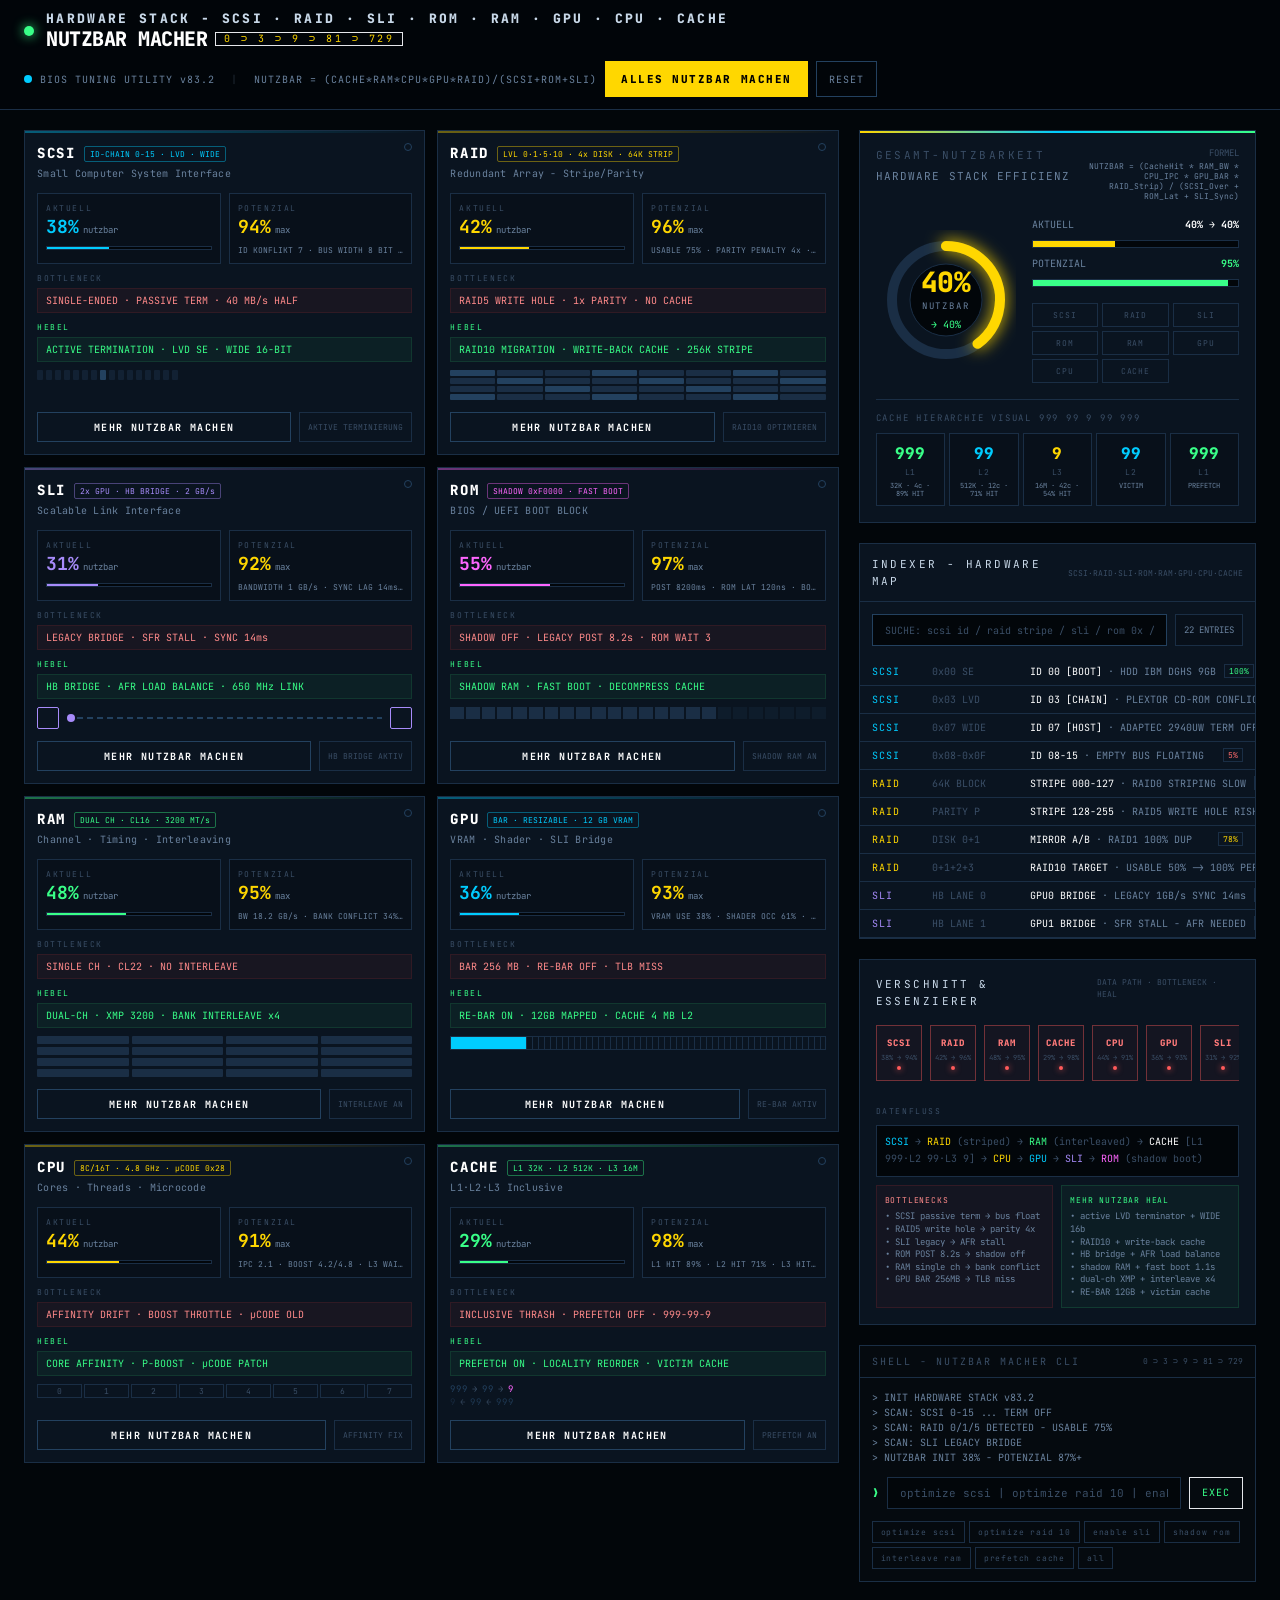
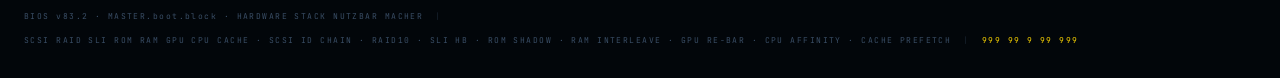
<file: bio.geo.hardware.html>
<!DOCTYPE html>
<html lang="en">
<head>
  <meta charset="UTF-8">
  <meta name="viewport" content="width=device-width, initial-scale=1">
  <title>React Artifact</title>
  <style>@import url("https://fonts.googleapis.com/css2?family=JetBrains+Mono:wght@400;500;700;800&display=swap");*,:after,:before{--tw-border-spacing-x:0;--tw-border-spacing-y:0;--tw-translate-x:0;--tw-translate-y:0;--tw-rotate:0;--tw-skew-x:0;--tw-skew-y:0;--tw-scale-x:1;--tw-scale-y:1;--tw-pan-x: ;--tw-pan-y: ;--tw-pinch-zoom: ;--tw-scroll-snap-strictness:proximity;--tw-gradient-from-position: ;--tw-gradient-via-position: ;--tw-gradient-to-position: ;--tw-ordinal: ;--tw-slashed-zero: ;--tw-numeric-figure: ;--tw-numeric-spacing: ;--tw-numeric-fraction: ;--tw-ring-inset: ;--tw-ring-offset-width:0px;--tw-ring-offset-color:#fff;--tw-ring-color:rgba(59,130,246,.5);--tw-ring-offset-shadow:0 0 #0000;--tw-ring-shadow:0 0 #0000;--tw-shadow:0 0 #0000;--tw-shadow-colored:0 0 #0000;--tw-blur: ;--tw-brightness: ;--tw-contrast: ;--tw-grayscale: ;--tw-hue-rotate: ;--tw-invert: ;--tw-saturate: ;--tw-sepia: ;--tw-drop-shadow: ;--tw-backdrop-blur: ;--tw-backdrop-brightness: ;--tw-backdrop-contrast: ;--tw-backdrop-grayscale: ;--tw-backdrop-hue-rotate: ;--tw-backdrop-invert: ;--tw-backdrop-opacity: ;--tw-backdrop-saturate: ;--tw-backdrop-sepia: ;--tw-contain-size: ;--tw-contain-layout: ;--tw-contain-paint: ;--tw-contain-style: }::backdrop{--tw-border-spacing-x:0;--tw-border-spacing-y:0;--tw-translate-x:0;--tw-translate-y:0;--tw-rotate:0;--tw-skew-x:0;--tw-skew-y:0;--tw-scale-x:1;--tw-scale-y:1;--tw-pan-x: ;--tw-pan-y: ;--tw-pinch-zoom: ;--tw-scroll-snap-strictness:proximity;--tw-gradient-from-position: ;--tw-gradient-via-position: ;--tw-gradient-to-position: ;--tw-ordinal: ;--tw-slashed-zero: ;--tw-numeric-figure: ;--tw-numeric-spacing: ;--tw-numeric-fraction: ;--tw-ring-inset: ;--tw-ring-offset-width:0px;--tw-ring-offset-color:#fff;--tw-ring-color:rgba(59,130,246,.5);--tw-ring-offset-shadow:0 0 #0000;--tw-ring-shadow:0 0 #0000;--tw-shadow:0 0 #0000;--tw-shadow-colored:0 0 #0000;--tw-blur: ;--tw-brightness: ;--tw-contrast: ;--tw-grayscale: ;--tw-hue-rotate: ;--tw-invert: ;--tw-saturate: ;--tw-sepia: ;--tw-drop-shadow: ;--tw-backdrop-blur: ;--tw-backdrop-brightness: ;--tw-backdrop-contrast: ;--tw-backdrop-grayscale: ;--tw-backdrop-hue-rotate: ;--tw-backdrop-invert: ;--tw-backdrop-opacity: ;--tw-backdrop-saturate: ;--tw-backdrop-sepia: ;--tw-contain-size: ;--tw-contain-layout: ;--tw-contain-paint: ;--tw-contain-style: }
/*! tailwindcss v3.4.18 | MIT License | https://tailwindcss.com*/*,:after,:before{box-sizing:border-box;border:0 solid #e5e7eb}:after,:before{--tw-content:""}:host,html{line-height:1.5;-webkit-text-size-adjust:100%;-moz-tab-size:4;-o-tab-size:4;tab-size:4;font-family:ui-sans-serif,system-ui,sans-serif,Apple Color Emoji,Segoe UI Emoji,Segoe UI Symbol,Noto Color Emoji;font-feature-settings:normal;font-variation-settings:normal;-webkit-tap-highlight-color:transparent}body{margin:0;line-height:inherit}hr{height:0;color:inherit;border-top-width:1px}abbr:where([title]){-webkit-text-decoration:underline dotted;text-decoration:underline dotted}h1,h2,h3,h4,h5,h6{font-size:inherit;font-weight:inherit}a{color:inherit;text-decoration:inherit}b,strong{font-weight:bolder}code,kbd,pre,samp{font-family:ui-monospace,SFMono-Regular,Menlo,Monaco,Consolas,Liberation Mono,Courier New,monospace;font-feature-settings:normal;font-variation-settings:normal;font-size:1em}small{font-size:80%}sub,sup{font-size:75%;line-height:0;position:relative;vertical-align:baseline}sub{bottom:-.25em}sup{top:-.5em}table{text-indent:0;border-color:inherit;border-collapse:collapse}button,input,optgroup,select,textarea{font-family:inherit;font-feature-settings:inherit;font-variation-settings:inherit;font-size:100%;font-weight:inherit;line-height:inherit;letter-spacing:inherit;color:inherit;margin:0;padding:0}button,select{text-transform:none}button,input:where([type=button]),input:where([type=reset]),input:where([type=submit]){-webkit-appearance:button;background-color:transparent;background-image:none}:-moz-focusring{outline:auto}:-moz-ui-invalid{box-shadow:none}progress{vertical-align:baseline}::-webkit-inner-spin-button,::-webkit-outer-spin-button{height:auto}[type=search]{-webkit-appearance:textfield;outline-offset:-2px}::-webkit-search-decoration{-webkit-appearance:none}::-webkit-file-upload-button{-webkit-appearance:button;font:inherit}summary{display:list-item}blockquote,dd,dl,figure,h1,h2,h3,h4,h5,h6,hr,p,pre{margin:0}fieldset{margin:0}fieldset,legend{padding:0}menu,ol,ul{list-style:none;margin:0;padding:0}dialog{padding:0}textarea{resize:vertical}input::-moz-placeholder,textarea::-moz-placeholder{opacity:1;color:#9ca3af}input::placeholder,textarea::placeholder{opacity:1;color:#9ca3af}[role=button],button{cursor:pointer}:disabled{cursor:default}audio,canvas,embed,iframe,img,object,svg,video{display:block;vertical-align:middle}img,video{max-width:100%;height:auto}[hidden]:where(:not([hidden=until-found])){display:none}.absolute{position:absolute}.relative{position:relative}.sticky{position:sticky}.inset-0{inset:0}.left-0{left:0}.top-0{top:0}.top-\[-3px\]{top:-3px}.top-\[38px\]{top:38px}.top-\[var\(--safe-area-inset-top\)\]{top:var(--safe-area-inset-top)}.z-20{z-index:20}.mx-2{margin-left:.5rem;margin-right:.5rem}.mx-auto{margin-left:auto;margin-right:auto}.mb-2{margin-bottom:.5rem}.mt-1{margin-top:.25rem}.mt-2{margin-top:.5rem}.mt-3{margin-top:.75rem}.mt-4{margin-top:1rem}.mt-\[2px\]{margin-top:2px}.mt-\[4px\]{margin-top:4px}.mt-auto{margin-top:auto}.block{display:block}.inline-block{display:inline-block}.flex{display:flex}.grid{display:grid}.hidden{display:none}.h-1{height:.25rem}.h-2{height:.5rem}.h-\[10px\]{height:10px}.h-\[12px\]{height:12px}.h-\[14px\]{height:14px}.h-\[22px\]{height:22px}.h-\[24px\]{height:24px}.h-\[2px\]{height:2px}.h-\[30px\]{height:30px}.h-\[32px\]{height:32px}.h-\[36px\]{height:36px}.h-\[4px\]{height:4px}.h-\[56px\]{height:56px}.h-\[6px\]{height:6px}.h-\[8px\]{height:8px}.h-full{height:100%}.max-h-\[160px\]{max-height:160px}.max-h-\[280px\]{max-height:280px}.min-h-\[188px\]{min-height:188px}.min-h-screen{min-height:100vh}.w-1{width:.25rem}.w-2{width:.5rem}.w-\[10px\]{width:10px}.w-\[12px\]{width:12px}.w-\[22px\]{width:22px}.w-\[6px\]{width:6px}.w-\[8px\]{width:8px}.w-full{width:100%}.min-w-\[46px\]{min-width:46px}.max-w-\[1440px\]{max-width:1440px}.max-w-\[150px\]{max-width:150px}.flex-1{flex:1 1 0%}.rotate-\[-90deg\]{--tw-rotate:-90deg;transform:translate(var(--tw-translate-x),var(--tw-translate-y)) rotate(var(--tw-rotate)) skewX(var(--tw-skew-x)) skewY(var(--tw-skew-y)) scaleX(var(--tw-scale-x)) scaleY(var(--tw-scale-y))}.animate-\[slide_1\.2s_linear_infinite\]{animation:slide 1.2s linear infinite}@keyframes pulse{50%{opacity:.5}}.animate-pulse{animation:pulse 2s cubic-bezier(.4,0,.6,1) infinite}.grid-cols-1{grid-template-columns:repeat(1,minmax(0,1fr))}.grid-cols-2{grid-template-columns:repeat(2,minmax(0,1fr))}.grid-cols-3{grid-template-columns:repeat(3,minmax(0,1fr))}.grid-cols-4{grid-template-columns:repeat(4,minmax(0,1fr))}.grid-cols-5{grid-template-columns:repeat(5,minmax(0,1fr))}.grid-cols-8{grid-template-columns:repeat(8,minmax(0,1fr))}.grid-cols-\[140px_1fr\]{grid-template-columns:140px 1fr}.grid-cols-\[52px_90px_1fr\]{grid-template-columns:52px 90px 1fr}.flex-col{flex-direction:column}.flex-wrap{flex-wrap:wrap}.content-start{align-content:flex-start}.items-start{align-items:flex-start}.items-center{align-items:center}.items-baseline{align-items:baseline}.justify-center{justify-content:center}.justify-between{justify-content:space-between}.gap-1{gap:.25rem}.gap-2{gap:.5rem}.gap-3{gap:.75rem}.gap-4{gap:1rem}.gap-5{gap:1.25rem}.gap-\[2px\]{gap:2px}.gap-\[3px\]{gap:3px}.divide-y>:not([hidden])~:not([hidden]){--tw-divide-y-reverse:0;border-top-width:calc(1px*(1 - var(--tw-divide-y-reverse)));border-bottom-width:calc(1px*var(--tw-divide-y-reverse))}.divide-\[var\(--border\)\]>:not([hidden])~:not([hidden]){border-color:var(--border)}.overflow-auto{overflow:auto}.overflow-hidden{overflow:hidden}.overflow-x-auto{overflow-x:auto}.truncate{overflow:hidden;text-overflow:ellipsis;white-space:nowrap}.rounded-\[1px\]{border-radius:1px}.rounded-\[2px\]{border-radius:2px}.rounded-full{border-radius:9999px}.border{border-width:1px}.border-b{border-bottom-width:1px}.border-t{border-top-width:1px}.border-\[\#39ff881a\]{border-color:#39ff881a}.border-\[\#39ff8822\]{border-color:#39ff8822}.border-\[\#ff3b3b1a\]{border-color:#ff3b3b1a}.border-\[\#ff3b3b22\]{border-color:#ff3b3b22}.border-\[\#ff5a5a\]\/40{border-color:rgba(255,90,90,.4)}.border-\[var\(--border\)\]{border-color:var(--border)}.border-\[var\(--border-2\)\]{border-color:var(--border-2)}.border-\[var\(--lime\)\]{border-color:var(--lime)}.bg-\[\#050a0f\]{--tw-bg-opacity:1;background-color:rgb(5 10 15/var(--tw-bg-opacity,1))}.bg-\[\#39ff880a\]{background-color:#39ff880a}.bg-\[\#39ff880d\]{background-color:#39ff880d}.bg-\[\#ff3b3b0a\]{background-color:#ff3b3b0a}.bg-\[\#ff3b3b0f\]{background-color:#ff3b3b0f}.bg-\[\#ff5a5a\]{--tw-bg-opacity:1;background-color:rgb(255 90 90/var(--tw-bg-opacity,1))}.bg-\[rgba\(2\2c 6\2c 10\2c 0\.92\)\]{background-color:rgba(2,6,10,.92)}.bg-\[var\(--bg\)\]{background-color:var(--bg)}.bg-\[var\(--bg-2\)\]{background-color:var(--bg-2)}.bg-\[var\(--border-2\)\]{background-color:var(--border-2)}.bg-\[var\(--cyan\)\]{background-color:var(--cyan)}.bg-\[var\(--gold\)\]{background-color:var(--gold)}.bg-\[var\(--lime\)\]{background-color:var(--lime)}.bg-\[var\(--panel\)\]{background-color:var(--panel)}.bg-transparent{background-color:transparent}.bg-\[repeating-linear-gradient\(90deg\2c var\(--border\)_0_1px\2c transparent_1px_6px\)\]{background-image:repeating-linear-gradient(90deg,var(--border) 0 1px,transparent 1px 6px)}.bg-gradient-to-r{background-image:linear-gradient(to right,var(--tw-gradient-stops))}.from-\[var\(--gold\)\]{--tw-gradient-from:var(--gold) var(--tw-gradient-from-position);--tw-gradient-to:hsla(0,0%,100%,0) var(--tw-gradient-to-position);--tw-gradient-stops:var(--tw-gradient-from),var(--tw-gradient-to)}.via-\[var\(--cyan\)\]{--tw-gradient-to:hsla(0,0%,100%,0) var(--tw-gradient-to-position);--tw-gradient-stops:var(--tw-gradient-from),var(--cyan) var(--tw-gradient-via-position),var(--tw-gradient-to)}.to-\[var\(--lime\)\]{--tw-gradient-to:var(--lime) var(--tw-gradient-to-position)}.p-2{padding:.5rem}.p-3{padding:.75rem}.p-4{padding:1rem}.p-\[12px\]{padding:12px}.px-1{padding-left:.25rem;padding-right:.25rem}.px-2{padding-left:.5rem;padding-right:.5rem}.px-3{padding-left:.75rem;padding-right:.75rem}.px-4{padding-left:1rem;padding-right:1rem}.px-\[5px\]{padding-left:5px;padding-right:5px}.py-1{padding-top:.25rem;padding-bottom:.25rem}.py-2{padding-top:.5rem;padding-bottom:.5rem}.py-3{padding-top:.75rem;padding-bottom:.75rem}.py-5{padding-top:1.25rem;padding-bottom:1.25rem}.py-\[1px\]{padding-top:1px;padding-bottom:1px}.py-\[6px\]{padding-top:6px;padding-bottom:6px}.pb-2{padding-bottom:.5rem}.pb-3{padding-bottom:.75rem}.pb-8{padding-bottom:2rem}.pt-2{padding-top:.5rem}.pt-3{padding-top:.75rem}.text-center{text-align:center}.text-right{text-align:right}.font-mono{font-family:ui-monospace,SFMono-Regular,Menlo,Monaco,Consolas,Liberation Mono,Courier New,monospace}.text-\[10px\]{font-size:10px}.text-\[11px\]{font-size:11px}.text-\[12px\]{font-size:12px}.text-\[14px\]{font-size:14px}.text-\[16px\]{font-size:16px}.text-\[18px\]{font-size:18px}.text-\[28px\]{font-size:28px}.text-\[7px\]{font-size:7px}.text-\[8px\]{font-size:8px}.text-\[9px\]{font-size:9px}.font-black{font-weight:900}.font-bold{font-weight:700}.leading-\[1\.1\]{line-height:1.1}.leading-\[1\.25\]{line-height:1.25}.leading-\[1\.2\]{line-height:1.2}.leading-\[1\.4\]{line-height:1.4}.leading-\[1\.5\]{line-height:1.5}.leading-\[1\.6\]{line-height:1.6}.leading-\[11px\]{line-height:11px}.leading-\[1\]{line-height:1}.leading-\[32px\]{line-height:32px}.leading-none{line-height:1}.tracking-\[0\.12em\]{letter-spacing:.12em}.tracking-\[0\.14em\]{letter-spacing:.14em}.tracking-\[0\.18em\]{letter-spacing:.18em}.tracking-\[0\.22em\]{letter-spacing:.22em}.tracking-\[0\.25em\]{letter-spacing:.25em}.tracking-\[0\.2em\]{letter-spacing:.2em}.tracking-tight{letter-spacing:-.025em}.tracking-wide{letter-spacing:.025em}.tracking-widest{letter-spacing:.1em}.text-\[\#ff7a7a\]{--tw-text-opacity:1;color:rgb(255 122 122/var(--tw-text-opacity,1))}.text-\[\#ff8a8a\]{--tw-text-opacity:1;color:rgb(255 138 138/var(--tw-text-opacity,1))}.text-\[var\(--cyan\)\]{color:var(--cyan)}.text-\[var\(--gold\)\]{color:var(--gold)}.text-\[var\(--lime\)\]{color:var(--lime)}.text-\[var\(--pink\)\]{color:var(--pink)}.text-\[var\(--text\)\]{color:var(--text)}.text-\[var\(--text-dim\)\]{color:var(--text-dim)}.text-\[var\(--text-faint\)\]{color:var(--text-faint)}.text-\[var\(--violet\)\]{color:var(--violet)}.text-black{--tw-text-opacity:1;color:rgb(0 0 0/var(--tw-text-opacity,1))}.text-white{--tw-text-opacity:1;color:rgb(255 255 255/var(--tw-text-opacity,1))}.opacity-30{opacity:.3}.opacity-40{opacity:.4}.opacity-80{opacity:.8}.shadow{--tw-shadow:0 1px 3px 0 rgba(0,0,0,.1),0 1px 2px -1px rgba(0,0,0,.1);--tw-shadow-colored:0 1px 3px 0 var(--tw-shadow-color),0 1px 2px -1px var(--tw-shadow-color)}.shadow,.shadow-\[0_0_12px_var\(--lime\)\]{box-shadow:var(--tw-ring-offset-shadow,0 0 #0000),var(--tw-ring-shadow,0 0 #0000),var(--tw-shadow)}.shadow-\[0_0_12px_var\(--lime\)\]{--tw-shadow:0 0 12px var(--lime);--tw-shadow-colored:0 0 12px var(--tw-shadow-color)}.shadow-\[0_0_6px_\#ff5a5a\]{--tw-shadow:0 0 6px #ff5a5a;--tw-shadow-colored:0 0 6px var(--tw-shadow-color)}.shadow-\[0_0_6px_\#ff5a5a\],.shadow-\[0_0_6px_var\(--lime\)\]{box-shadow:var(--tw-ring-offset-shadow,0 0 #0000),var(--tw-ring-shadow,0 0 #0000),var(--tw-shadow)}.shadow-\[0_0_6px_var\(--lime\)\]{--tw-shadow:0 0 6px var(--lime);--tw-shadow-colored:0 0 6px var(--tw-shadow-color)}.shadow-\[0_0_8px_var\(--lime\)\]{--tw-shadow:0 0 8px var(--lime);--tw-shadow-colored:0 0 8px var(--tw-shadow-color);box-shadow:var(--tw-ring-offset-shadow,0 0 #0000),var(--tw-ring-shadow,0 0 #0000),var(--tw-shadow)}.outline-none{outline:2px solid transparent;outline-offset:2px}.drop-shadow{--tw-drop-shadow:drop-shadow(0 1px 2px rgba(0,0,0,.1)) drop-shadow(0 1px 1px rgba(0,0,0,.06))}.drop-shadow,.filter{filter:var(--tw-blur) var(--tw-brightness) var(--tw-contrast) var(--tw-grayscale) var(--tw-hue-rotate) var(--tw-invert) var(--tw-saturate) var(--tw-sepia) var(--tw-drop-shadow)}.backdrop-blur-md{--tw-backdrop-blur:blur(12px);backdrop-filter:var(--tw-backdrop-blur) var(--tw-backdrop-brightness) var(--tw-backdrop-contrast) var(--tw-backdrop-grayscale) var(--tw-backdrop-hue-rotate) var(--tw-backdrop-invert) var(--tw-backdrop-opacity) var(--tw-backdrop-saturate) var(--tw-backdrop-sepia)}.transition{transition-property:color,background-color,border-color,text-decoration-color,fill,stroke,opacity,box-shadow,transform,filter,backdrop-filter;transition-timing-function:cubic-bezier(.4,0,.2,1);transition-duration:.15s}.transition-all{transition-property:all;transition-timing-function:cubic-bezier(.4,0,.2,1);transition-duration:.15s}.transition-colors{transition-property:color,background-color,border-color,text-decoration-color,fill,stroke;transition-timing-function:cubic-bezier(.4,0,.2,1);transition-duration:.15s}.duration-700{transition-duration:.7s}:root{--bg:#02060a;--bg-2:#08101a;--bg-3:#0c1926;--panel:#0a1420;--panel-2:#102030;--border:#1a2e45;--border-2:#23415f;--gold:gold;--cyan:#0cf;--lime:#39ff88;--violet:#a78bfa;--pink:#f6f;--text:#c8d8e8;--text-dim:#6a829e;--text-faint:#3a4e66;--safe-area-inset-top:env(safe-area-inset-top)}*{font-family:JetBrains Mono,ui-monospace,monospace}body,html{background:var(--bg);color:var(--text);margin:0;overflow-x:clip}::-webkit-scrollbar{width:6px;height:6px}::-webkit-scrollbar-thumb{background:var(--border-2)}::-webkit-scrollbar-track{background:var(--bg)}.selection\:bg-\[var\(--gold\)\] ::-moz-selection{background-color:var(--gold)}.selection\:bg-\[var\(--gold\)\] ::selection{background-color:var(--gold)}.selection\:text-black ::-moz-selection{--tw-text-opacity:1;color:rgb(0 0 0/var(--tw-text-opacity,1))}.selection\:text-black ::selection{--tw-text-opacity:1;color:rgb(0 0 0/var(--tw-text-opacity,1))}.selection\:bg-\[var\(--gold\)\]::-moz-selection{background-color:var(--gold)}.selection\:bg-\[var\(--gold\)\]::selection{background-color:var(--gold)}.selection\:text-black::-moz-selection{--tw-text-opacity:1;color:rgb(0 0 0/var(--tw-text-opacity,1))}.selection\:text-black::selection{--tw-text-opacity:1;color:rgb(0 0 0/var(--tw-text-opacity,1))}.placeholder\:text-\[var\(--text-faint\)\]::-moz-placeholder{color:var(--text-faint)}.placeholder\:text-\[var\(--text-faint\)\]::placeholder{color:var(--text-faint)}.hover\:border-\[var\(--border-2\)\]:hover{border-color:var(--border-2)}.hover\:border-white\/20:hover{border-color:hsla(0,0%,100%,.2)}.hover\:border-white\/30:hover{border-color:hsla(0,0%,100%,.3)}.hover\:bg-\[var\(--bg-2\)\]:hover{background-color:var(--bg-2)}.hover\:bg-\[var\(--lime\)\]:hover{background-color:var(--lime)}.hover\:bg-white:hover{--tw-bg-opacity:1;background-color:rgb(255 255 255/var(--tw-bg-opacity,1))}.hover\:text-black:hover{--tw-text-opacity:1;color:rgb(0 0 0/var(--tw-text-opacity,1))}.hover\:text-white:hover{--tw-text-opacity:1;color:rgb(255 255 255/var(--tw-text-opacity,1))}.hover\:brightness-110:hover{--tw-brightness:brightness(1.1);filter:var(--tw-blur) var(--tw-brightness) var(--tw-contrast) var(--tw-grayscale) var(--tw-hue-rotate) var(--tw-invert) var(--tw-saturate) var(--tw-sepia) var(--tw-drop-shadow)}.focus\:border-\[var\(--cyan\)\]:focus{border-color:var(--cyan)}.focus\:border-\[var\(--lime\)\]:focus{border-color:var(--lime)}.active\:scale-\[0\.98\]:active{--tw-scale-x:0.98;--tw-scale-y:0.98;transform:translate(var(--tw-translate-x),var(--tw-translate-y)) rotate(var(--tw-rotate)) skewX(var(--tw-skew-x)) skewY(var(--tw-skew-y)) scaleX(var(--tw-scale-x)) scaleY(var(--tw-scale-y))}@media (min-width:640px){.sm\:grid-cols-2{grid-template-columns:repeat(2,minmax(0,1fr))}}@media (min-width:1024px){.lg\:col-span-5{grid-column:span 5/span 5}.lg\:col-span-7{grid-column:span 7/span 7}.lg\:flex{display:flex}.lg\:grid-cols-12{grid-template-columns:repeat(12,minmax(0,1fr))}.lg\:px-6{padding-left:1.5rem;padding-right:1.5rem}.lg\:text-\[13px\]{font-size:13px}.lg\:text-\[20px\]{font-size:20px}}@media (min-width:1280px){.xl\:col-span-4{grid-column:span 4/span 4}.xl\:col-span-8{grid-column:span 8/span 8}}</style>
</head>
<body>
  <div id="root"></div>
  
  <script type="module">var $c=Object.create;var{getPrototypeOf:Gc,defineProperty:Pl,getOwnPropertyNames:Kc}=Object;var Qc=Object.prototype.hasOwnProperty;var ht=(e,t,n)=>{n=e!=null?$c(Gc(e)):{};let r=t||!e||!e.__esModule?Pl(n,"default",{value:e,enumerable:!0}):n;for(let l of Kc(e))if(!Qc.call(r,l))Pl(r,l,{get:()=>e[l],enumerable:!0});return r};var ar=(e,t)=>()=>(t||e((t={exports:{}}).exports,t),t.exports);var Yc=(e,t)=>{for(var n in t)Pl(e,n,{get:t[n],enumerable:!0,configurable:!0,set:(r)=>t[n]=()=>r})};var Xc=(e,t)=>()=>(e&&(t=e(e=0)),t);var fn=ar((cd)=>{var dn=Symbol.for("react.element"),Zc=Symbol.for("react.portal"),Jc=Symbol.for("react.fragment"),qc=Symbol.for("react.strict_mode"),jc=Symbol.for("react.profiler"),bc=Symbol.for("react.provider"),ed=Symbol.for("react.context"),td=Symbol.for("react.forward_ref"),nd=Symbol.for("react.suspense"),rd=Symbol.for("react.memo"),ld=Symbol.for("react.lazy"),eu=Symbol.iterator;function id(e){if(e===null||typeof e!=="object")return null;return e=eu&&e[eu]||e["@@iterator"],typeof e==="function"?e:null}var ru={isMounted:function(){return!1},enqueueForceUpdate:function(){},enqueueReplaceState:function(){},enqueueSetState:function(){}},lu=Object.assign,iu={};function Ot(e,t,n){this.props=e,this.context=t,this.refs=iu,this.updater=n||ru}Ot.prototype.isReactComponent={};Ot.prototype.setState=function(e,t){if(typeof e!=="object"&&typeof e!=="function"&&e!=null)throw Error("setState(...): takes an object of state variables to update or a function which returns an object of state variables.");this.updater.enqueueSetState(this,e,t,"setState")};Ot.prototype.forceUpdate=function(e){this.updater.enqueueForceUpdate(this,e,"forceUpdate")};function ou(){}ou.prototype=Ot.prototype;function Al(e,t,n){this.props=e,this.context=t,this.refs=iu,this.updater=n||ru}var Ol=Al.prototype=new ou;Ol.constructor=Al;lu(Ol,Ot.prototype);Ol.isPureReactComponent=!0;var tu=Array.isArray,uu=Object.prototype.hasOwnProperty,Ml={current:null},au={key:!0,ref:!0,__self:!0,__source:!0};function su(e,t,n){var r,l={},i=null,o=null;if(t!=null)for(r in t.ref!==void 0&&(o=t.ref),t.key!==void 0&&(i=""+t.key),t)uu.call(t,r)&&!au.hasOwnProperty(r)&&(l[r]=t[r]);var a=arguments.length-2;if(a===1)l.children=n;else if(1<a){for(var s=Array(a),f=0;f<a;f++)s[f]=arguments[f+2];l.children=s}if(e&&e.defaultProps)for(r in a=e.defaultProps,a)l[r]===void 0&&(l[r]=a[r]);return{$$typeof:dn,type:e,key:i,ref:o,props:l,_owner:Ml.current}}function od(e,t){return{$$typeof:dn,type:e.type,key:t,ref:e.ref,props:e.props,_owner:e._owner}}function Dl(e){return typeof e==="object"&&e!==null&&e.$$typeof===dn}function ud(e){var t={"=":"=0",":":"=2"};return"$"+e.replace(/[=:]/g,function(n){return t[n]})}var nu=/\/+/g;function _l(e,t){return typeof e==="object"&&e!==null&&e.key!=null?ud(""+e.key):t.toString(36)}function cr(e,t,n,r,l){var i=typeof e;if(i==="undefined"||i==="boolean")e=null;var o=!1;if(e===null)o=!0;else switch(i){case"string":case"number":o=!0;break;case"object":switch(e.$$typeof){case dn:case Zc:o=!0}}if(o)return o=e,l=l(o),e=r===""?"."+_l(o,0):r,tu(l)?(n="",e!=null&&(n=e.replace(nu,"$&/")+"/"),cr(l,t,n,"",function(f){return f})):l!=null&&(Dl(l)&&(l=od(l,n+(!l.key||o&&o.key===l.key?"":(""+l.key).replace(nu,"$&/")+"/")+e)),t.push(l)),1;if(o=0,r=r===""?".":r+":",tu(e))for(var a=0;a<e.length;a++){i=e[a];var s=r+_l(i,a);o+=cr(i,t,n,s,l)}else if(s=id(e),typeof s==="function")for(e=s.call(e),a=0;!(i=e.next()).done;)i=i.value,s=r+_l(i,a++),o+=cr(i,t,n,s,l);else if(i==="object")throw t=String(e),Error("Objects are not valid as a React child (found: "+(t==="[object Object]"?"object with keys {"+Object.keys(e).join(", ")+"}":t)+"). If you meant to render a collection of children, use an array instead.");return o}function sr(e,t,n){if(e==null)return e;var r=[],l=0;return cr(e,r,"","",function(i){return t.call(n,i,l++)}),r}function ad(e){if(e._status===-1){var t=e._result;t=t(),t.then(function(n){if(e._status===0||e._status===-1)e._status=1,e._result=n},function(n){if(e._status===0||e._status===-1)e._status=2,e._result=n}),e._status===-1&&(e._status=0,e._result=t)}if(e._status===1)return e._result.default;throw e._result}var ne={current:null},dr={transition:null},sd={ReactCurrentDispatcher:ne,ReactCurrentBatchConfig:dr,ReactCurrentOwner:Ml};function cu(){throw Error("act(...) is not supported in production builds of React.")}cd.Children={map:sr,forEach:function(e,t,n){sr(e,function(){t.apply(this,arguments)},n)},count:function(e){var t=0;return sr(e,function(){t++}),t},toArray:function(e){return sr(e,function(t){return t})||[]},only:function(e){if(!Dl(e))throw Error("React.Children.only expected to receive a single React element child.");return e}};cd.Component=Ot;cd.Fragment=Jc;cd.Profiler=jc;cd.PureComponent=Al;cd.StrictMode=qc;cd.Suspense=nd;cd.__SECRET_INTERNALS_DO_NOT_USE_OR_YOU_WILL_BE_FIRED=sd;cd.act=cu;cd.cloneElement=function(e,t,n){if(e===null||e===void 0)throw Error("React.cloneElement(...): The argument must be a React element, but you passed "+e+".");var r=lu({},e.props),l=e.key,i=e.ref,o=e._owner;if(t!=null){if(t.ref!==void 0&&(i=t.ref,o=Ml.current),t.key!==void 0&&(l=""+t.key),e.type&&e.type.defaultProps)var a=e.type.defaultProps;for(s in t)uu.call(t,s)&&!au.hasOwnProperty(s)&&(r[s]=t[s]===void 0&&a!==void 0?a[s]:t[s])}var s=arguments.length-2;if(s===1)r.children=n;else if(1<s){a=Array(s);for(var f=0;f<s;f++)a[f]=arguments[f+2];r.children=a}return{$$typeof:dn,type:e.type,key:l,ref:i,props:r,_owner:o}};cd.createContext=function(e){return e={$$typeof:ed,_currentValue:e,_currentValue2:e,_threadCount:0,Provider:null,Consumer:null,_defaultValue:null,_globalName:null},e.Provider={$$typeof:bc,_context:e},e.Consumer=e};cd.createElement=su;cd.createFactory=function(e){var t=su.bind(null,e);return t.type=e,t};cd.createRef=function(){return{current:null}};cd.forwardRef=function(e){return{$$typeof:td,render:e}};cd.isValidElement=Dl;cd.lazy=function(e){return{$$typeof:ld,_payload:{_status:-1,_result:e},_init:ad}};cd.memo=function(e,t){return{$$typeof:rd,type:e,compare:t===void 0?null:t}};cd.startTransition=function(e){var t=dr.transition;dr.transition={};try{e()}finally{dr.transition=t}};cd.unstable_act=cu;cd.useCallback=function(e,t){return ne.current.useCallback(e,t)};cd.useContext=function(e){return ne.current.useContext(e)};cd.useDebugValue=function(){};cd.useDeferredValue=function(e){return ne.current.useDeferredValue(e)};cd.useEffect=function(e,t){return ne.current.useEffect(e,t)};cd.useId=function(){return ne.current.useId()};cd.useImperativeHandle=function(e,t,n){return ne.current.useImperativeHandle(e,t,n)};cd.useInsertionEffect=function(e,t){return ne.current.useInsertionEffect(e,t)};cd.useLayoutEffect=function(e,t){return ne.current.useLayoutEffect(e,t)};cd.useMemo=function(e,t){return ne.current.useMemo(e,t)};cd.useReducer=function(e,t,n){return ne.current.useReducer(e,t,n)};cd.useRef=function(e){return ne.current.useRef(e)};cd.useState=function(e){return ne.current.useState(e)};cd.useSyncExternalStore=function(e,t,n){return ne.current.useSyncExternalStore(e,t,n)};cd.useTransition=function(){return ne.current.useTransition()};cd.version="18.3.1"});var gu=ar((Xd)=>{function Fl(e,t){var n=e.length;e.push(t);e:for(;0<n;){var r=n-1>>>1,l=e[r];if(0<fr(l,t))e[r]=t,e[n]=l,n=r;else break e}}function Ne(e){return e.length===0?null:e[0]}function hr(e){if(e.length===0)return null;var t=e[0],n=e.pop();if(n!==t){e[0]=n;e:for(var r=0,l=e.length,i=l>>>1;r<i;){var o=2*(r+1)-1,a=e[o],s=o+1,f=e[s];if(0>fr(a,n))s<l&&0>fr(f,a)?(e[r]=f,e[s]=n,r=s):(e[r]=a,e[o]=n,r=o);else if(s<l&&0>fr(f,n))e[r]=f,e[s]=n,r=s;else break e}}return t}function fr(e,t){var n=e.sortIndex-t.sortIndex;return n!==0?n:e.id-t.id}if(typeof performance==="object"&&typeof performance.now==="function")Ul=performance,Xd.unstable_now=function(){return Ul.now()};else pr=Date,Bl=pr.now(),Xd.unstable_now=function(){return pr.now()-Bl};var Ul,pr,Bl,Ae=[],Ze=[],Yd=1,ge=null,q=3,gr=!1,gt=!1,vn=!1,fu=typeof setTimeout==="function"?setTimeout:null,pu=typeof clearTimeout==="function"?clearTimeout:null,du=typeof setImmediate<"u"?setImmediate:null;typeof navigator<"u"&&navigator.scheduling!==void 0&&navigator.scheduling.isInputPending!==void 0&&navigator.scheduling.isInputPending.bind(navigator.scheduling);function Hl(e){for(var t=Ne(Ze);t!==null;){if(t.callback===null)hr(Ze);else if(t.startTime<=e)hr(Ze),t.sortIndex=t.expirationTime,Fl(Ae,t);else break;t=Ne(Ze)}}function Wl(e){if(vn=!1,Hl(e),!gt)if(Ne(Ae)!==null)gt=!0,Gl($l);else{var t=Ne(Ze);t!==null&&Kl(Wl,t.startTime-e)}}function $l(e,t){gt=!1,vn&&(vn=!1,pu(mn),mn=-1),gr=!0;var n=q;try{Hl(t);for(ge=Ne(Ae);ge!==null&&(!(ge.expirationTime>t)||e&&!hu());){var r=ge.callback;if(typeof r==="function"){ge.callback=null,q=ge.priorityLevel;var l=r(ge.expirationTime<=t);t=Xd.unstable_now(),typeof l==="function"?ge.callback=l:ge===Ne(Ae)&&hr(Ae),Hl(t)}else hr(Ae);ge=Ne(Ae)}if(ge!==null)var i=!0;else{var o=Ne(Ze);o!==null&&Kl(Wl,o.startTime-t),i=!1}return i}finally{ge=null,q=n,gr=!1}}var yr=!1,vr=null,mn=-1,vu=5,mu=-1;function hu(){return Xd.unstable_now()-mu<vu?!1:!0}function zl(){if(vr!==null){var e=Xd.unstable_now();mu=e;var t=!0;try{t=vr(!0,e)}finally{t?pn():(yr=!1,vr=null)}}else yr=!1}var pn;if(typeof du==="function")pn=function(){du(zl)};else if(typeof MessageChannel<"u")mr=new MessageChannel,Vl=mr.port2,mr.port1.onmessage=zl,pn=function(){Vl.postMessage(null)};else pn=function(){fu(zl,0)};var mr,Vl;function Gl(e){vr=e,yr||(yr=!0,pn())}function Kl(e,t){mn=fu(function(){e(Xd.unstable_now())},t)}Xd.unstable_IdlePriority=5;Xd.unstable_ImmediatePriority=1;Xd.unstable_LowPriority=4;Xd.unstable_NormalPriority=3;Xd.unstable_Profiling=null;Xd.unstable_UserBlockingPriority=2;Xd.unstable_cancelCallback=function(e){e.callback=null};Xd.unstable_continueExecution=function(){gt||gr||(gt=!0,Gl($l))};Xd.unstable_forceFrameRate=function(e){0>e||125<e?console.error("forceFrameRate takes a positive int between 0 and 125, forcing frame rates higher than 125 fps is not supported"):vu=0<e?Math.floor(1000/e):5};Xd.unstable_getCurrentPriorityLevel=function(){return q};Xd.unstable_getFirstCallbackNode=function(){return Ne(Ae)};Xd.unstable_next=function(e){switch(q){case 1:case 2:case 3:var t=3;break;default:t=q}var n=q;q=t;try{return e()}finally{q=n}};Xd.unstable_pauseExecution=function(){};Xd.unstable_requestPaint=function(){};Xd.unstable_runWithPriority=function(e,t){switch(e){case 1:case 2:case 3:case 4:case 5:break;default:e=3}var n=q;q=e;try{return t()}finally{q=n}};Xd.unstable_scheduleCallback=function(e,t,n){var r=Xd.unstable_now();switch(typeof n==="object"&&n!==null?(n=n.delay,n=typeof n==="number"&&0<n?r+n:r):n=r,e){case 1:var l=-1;break;case 2:l=250;break;case 5:l=1073741823;break;case 4:l=1e4;break;default:l=5000}return l=n+l,e={id:Yd++,callback:t,priorityLevel:e,startTime:n,expirationTime:l,sortIndex:-1},n>r?(e.sortIndex=n,Fl(Ze,e),Ne(Ae)===null&&e===Ne(Ze)&&(vn?(pu(mn),mn=-1):vn=!0,Kl(Wl,n-r))):(e.sortIndex=l,Fl(Ae,e),gt||gr||(gt=!0,Gl($l))),e};Xd.unstable_shouldYield=hu;Xd.unstable_wrapCallback=function(e){var t=q;return function(){var n=q;q=t;try{return e.apply(this,arguments)}finally{q=n}}}});var jo={};Yc(jo,{version:()=>_c,unstable_renderSubtreeIntoContainer:()=>Pc,unstable_batchedUpdates:()=>Lc,unmountComponentAtNode:()=>Tc,render:()=>Ic,hydrateRoot:()=>Rc,hydrate:()=>Cc,flushSync:()=>Nc,findDOMNode:()=>Ec,createRoot:()=>kc,createPortal:()=>wc,__SECRET_INTERNALS_DO_NOT_USE_OR_YOU_WILL_BE_FIRED:()=>xc});function y(e){for(var t="https://reactjs.org/docs/error-decoder.html?invariant="+e,n=1;n<arguments.length;n++)t+="&args[]="+encodeURIComponent(arguments[n]);return"Minified React error #"+e+"; visit "+t+" for the full message or use the non-minified dev environment for full errors and additional helpful warnings."}function _t(e,t){tn(e,t),tn(e+"Capture",t)}function tn(e,t){Hn[e]=t;for(e=0;e<t.length;e++)Ea.add(t[e])}function mf(e){if(pi.call(Su,e))return!0;if(pi.call(yu,e))return!1;if(vf.test(e))return Su[e]=!0;return yu[e]=!0,!1}function hf(e,t,n,r){if(n!==null&&n.type===0)return!1;switch(typeof t){case"function":case"symbol":return!0;case"boolean":if(r)return!1;if(n!==null)return!n.acceptsBooleans;return e=e.toLowerCase().slice(0,5),e!=="data-"&&e!=="aria-";default:return!1}}function gf(e,t,n,r){if(t===null||typeof t>"u"||hf(e,t,n,r))return!0;if(r)return!1;if(n!==null)switch(n.type){case 3:return!t;case 4:return t===!1;case 5:return isNaN(t);case 6:return isNaN(t)||1>t}return!1}function ie(e,t,n,r,l,i,o){this.acceptsBooleans=t===2||t===3||t===4,this.attributeName=r,this.attributeNamespace=l,this.mustUseProperty=n,this.propertyName=e,this.type=t,this.sanitizeURL=i,this.removeEmptyString=o}function ao(e){return e[1].toUpperCase()}function so(e,t,n,r){var l=J.hasOwnProperty(t)?J[t]:null;if(l!==null?l.type!==0:r||!(2<t.length)||t[0]!=="o"&&t[0]!=="O"||t[1]!=="n"&&t[1]!=="N")gf(t,n,l,r)&&(n=null),r||l===null?mf(t)&&(n===null?e.removeAttribute(t):e.setAttribute(t,""+n)):l.mustUseProperty?e[l.propertyName]=n===null?l.type===3?!1:"":n:(t=l.attributeName,r=l.attributeNamespace,n===null?e.removeAttribute(t):(l=l.type,n=l===3||l===4&&n===!0?"":""+n,r?e.setAttributeNS(r,t,n):e.setAttribute(t,n)))}function hn(e){if(e===null||typeof e!=="object")return null;return e=xu&&e[xu]||e["@@iterator"],typeof e==="function"?e:null}function En(e){if(Ql===void 0)try{throw Error()}catch(n){var t=n.stack.trim().match(/\n( *(at )?)/);Ql=t&&t[1]||""}return`
`+Ql+e}function Xl(e,t){if(!e||Yl)return"";Yl=!0;var n=Error.prepareStackTrace;Error.prepareStackTrace=void 0;try{if(t)if(t=function(){throw Error()},Object.defineProperty(t.prototype,"props",{set:function(){throw Error()}}),typeof Reflect==="object"&&Reflect.construct){try{Reflect.construct(t,[])}catch(f){var r=f}Reflect.construct(e,[],t)}else{try{t.call()}catch(f){r=f}e.call(t.prototype)}else{try{throw Error()}catch(f){r=f}e()}}catch(f){if(f&&r&&typeof f.stack==="string"){for(var l=f.stack.split(`
`),i=r.stack.split(`
`),o=l.length-1,a=i.length-1;1<=o&&0<=a&&l[o]!==i[a];)a--;for(;1<=o&&0<=a;o--,a--)if(l[o]!==i[a]){if(o!==1||a!==1)do if(o--,a--,0>a||l[o]!==i[a]){var s=`
`+l[o].replace(" at new "," at ");return e.displayName&&s.includes("<anonymous>")&&(s=s.replace("<anonymous>",e.displayName)),s}while(1<=o&&0<=a);break}}}finally{Yl=!1,Error.prepareStackTrace=n}return(e=e?e.displayName||e.name:"")?En(e):""}function yf(e){switch(e.tag){case 5:return En(e.type);case 16:return En("Lazy");case 13:return En("Suspense");case 19:return En("SuspenseList");case 0:case 2:case 15:return e=Xl(e.type,!1),e;case 11:return e=Xl(e.type.render,!1),e;case 1:return e=Xl(e.type,!0),e;default:return""}}function gi(e){if(e==null)return null;if(typeof e==="function")return e.displayName||e.name||null;if(typeof e==="string")return e;switch(e){case Ut:return"Fragment";case Ft:return"Portal";case vi:return"Profiler";case co:return"StrictMode";case mi:return"Suspense";case hi:return"SuspenseList"}if(typeof e==="object")switch(e.$$typeof){case Ca:return(e.displayName||"Context")+".Consumer";case Na:return(e._context.displayName||"Context")+".Provider";case fo:var t=e.render;return e=e.displayName,e||(e=t.displayName||t.name||"",e=e!==""?"ForwardRef("+e+")":"ForwardRef"),e;case po:return t=e.displayName||null,t!==null?t:gi(e.type)||"Memo";case qe:t=e._payload,e=e._init;try{return gi(e(t))}catch(n){}}return null}function Sf(e){var t=e.type;switch(e.tag){case 24:return"Cache";case 9:return(t.displayName||"Context")+".Consumer";case 10:return(t._context.displayName||"Context")+".Provider";case 18:return"DehydratedFragment";case 11:return e=t.render,e=e.displayName||e.name||"",t.displayName||(e!==""?"ForwardRef("+e+")":"ForwardRef");case 7:return"Fragment";case 5:return t;case 4:return"Portal";case 3:return"Root";case 6:return"Text";case 16:return gi(t);case 8:return t===co?"StrictMode":"Mode";case 22:return"Offscreen";case 12:return"Profiler";case 21:return"Scope";case 13:return"Suspense";case 19:return"SuspenseList";case 25:return"TracingMarker";case 1:case 0:case 17:case 2:case 14:case 15:if(typeof t==="function")return t.displayName||t.name||null;if(typeof t==="string")return t}return null}function dt(e){switch(typeof e){case"boolean":case"number":case"string":case"undefined":return e;case"object":return e;default:return""}}function Ia(e){var t=e.type;return(e=e.nodeName)&&e.toLowerCase()==="input"&&(t==="checkbox"||t==="radio")}function xf(e){var t=Ia(e)?"checked":"value",n=Object.getOwnPropertyDescriptor(e.constructor.prototype,t),r=""+e[t];if(!e.hasOwnProperty(t)&&typeof n<"u"&&typeof n.get==="function"&&typeof n.set==="function"){var{get:l,set:i}=n;return Object.defineProperty(e,t,{configurable:!0,get:function(){return l.call(this)},set:function(o){r=""+o,i.call(this,o)}}),Object.defineProperty(e,t,{enumerable:n.enumerable}),{getValue:function(){return r},setValue:function(o){r=""+o},stopTracking:function(){e._valueTracker=null,delete e[t]}}}}function xr(e){e._valueTracker||(e._valueTracker=xf(e))}function Ta(e){if(!e)return!1;var t=e._valueTracker;if(!t)return!0;var n=t.getValue(),r="";return e&&(r=Ia(e)?e.checked?"true":"false":e.value),e=r,e!==n?(t.setValue(e),!0):!1}function Kr(e){if(e=e||(typeof document<"u"?document:void 0),typeof e>"u")return null;try{return e.activeElement||e.body}catch(t){return e.body}}function yi(e,t){var n=t.checked;return B({},t,{defaultChecked:void 0,defaultValue:void 0,value:void 0,checked:n!=null?n:e._wrapperState.initialChecked})}function wu(e,t){var n=t.defaultValue==null?"":t.defaultValue,r=t.checked!=null?t.checked:t.defaultChecked;n=dt(t.value!=null?t.value:n),e._wrapperState={initialChecked:r,initialValue:n,controlled:t.type==="checkbox"||t.type==="radio"?t.checked!=null:t.value!=null}}function La(e,t){t=t.checked,t!=null&&so(e,"checked",t,!1)}function Si(e,t){La(e,t);var n=dt(t.value),r=t.type;if(n!=null)if(r==="number"){if(n===0&&e.value===""||e.value!=n)e.value=""+n}else e.value!==""+n&&(e.value=""+n);else if(r==="submit"||r==="reset"){e.removeAttribute("value");return}t.hasOwnProperty("value")?xi(e,t.type,n):t.hasOwnProperty("defaultValue")&&xi(e,t.type,dt(t.defaultValue)),t.checked==null&&t.defaultChecked!=null&&(e.defaultChecked=!!t.defaultChecked)}function ku(e,t,n){if(t.hasOwnProperty("value")||t.hasOwnProperty("defaultValue")){var r=t.type;if(!(r!=="submit"&&r!=="reset"||t.value!==void 0&&t.value!==null))return;t=""+e._wrapperState.initialValue,n||t===e.value||(e.value=t),e.defaultValue=t}n=e.name,n!==""&&(e.name=""),e.defaultChecked=!!e._wrapperState.initialChecked,n!==""&&(e.name=n)}function xi(e,t,n){if(t!=="number"||Kr(e.ownerDocument)!==e)n==null?e.defaultValue=""+e._wrapperState.initialValue:e.defaultValue!==""+n&&(e.defaultValue=""+n)}function Zt(e,t,n,r){if(e=e.options,t){t={};for(var l=0;l<n.length;l++)t["$"+n[l]]=!0;for(n=0;n<e.length;n++)l=t.hasOwnProperty("$"+e[n].value),e[n].selected!==l&&(e[n].selected=l),l&&r&&(e[n].defaultSelected=!0)}else{n=""+dt(n),t=null;for(l=0;l<e.length;l++){if(e[l].value===n){e[l].selected=!0,r&&(e[l].defaultSelected=!0);return}t!==null||e[l].disabled||(t=e[l])}t!==null&&(t.selected=!0)}}function wi(e,t){if(t.dangerouslySetInnerHTML!=null)throw Error(y(91));return B({},t,{value:void 0,defaultValue:void 0,children:""+e._wrapperState.initialValue})}function Eu(e,t){var n=t.value;if(n==null){if(n=t.children,t=t.defaultValue,n!=null){if(t!=null)throw Error(y(92));if(Nn(n)){if(1<n.length)throw Error(y(93));n=n[0]}t=n}t==null&&(t=""),n=t}e._wrapperState={initialValue:dt(n)}}function Pa(e,t){var n=dt(t.value),r=dt(t.defaultValue);n!=null&&(n=""+n,n!==e.value&&(e.value=n),t.defaultValue==null&&e.defaultValue!==n&&(e.defaultValue=n)),r!=null&&(e.defaultValue=""+r)}function Nu(e){var t=e.textContent;t===e._wrapperState.initialValue&&t!==""&&t!==null&&(e.value=t)}function _a(e){switch(e){case"svg":return"http://www.w3.org/2000/svg";case"math":return"http://www.w3.org/1998/Math/MathML";default:return"http://www.w3.org/1999/xhtml"}}function ki(e,t){return e==null||e==="http://www.w3.org/1999/xhtml"?_a(t):e==="http://www.w3.org/2000/svg"&&t==="foreignObject"?"http://www.w3.org/1999/xhtml":e}function Vn(e,t){if(t){var n=e.firstChild;if(n&&n===e.lastChild&&n.nodeType===3){n.nodeValue=t;return}}e.textContent=t}function Oa(e,t,n){return t==null||typeof t==="boolean"||t===""?"":n||typeof t!=="number"||t===0||_n.hasOwnProperty(e)&&_n[e]?(""+t).trim():t+"px"}function Ma(e,t){e=e.style;for(var n in t)if(t.hasOwnProperty(n)){var r=n.indexOf("--")===0,l=Oa(n,t[n],r);n==="float"&&(n="cssFloat"),r?e.setProperty(n,l):e[n]=l}}function Ei(e,t){if(t){if(kf[e]&&(t.children!=null||t.dangerouslySetInnerHTML!=null))throw Error(y(137,e));if(t.dangerouslySetInnerHTML!=null){if(t.children!=null)throw Error(y(60));if(typeof t.dangerouslySetInnerHTML!=="object"||!("__html"in t.dangerouslySetInnerHTML))throw Error(y(61))}if(t.style!=null&&typeof t.style!=="object")throw Error(y(62))}}function Ni(e,t){if(e.indexOf("-")===-1)return typeof t.is==="string";switch(e){case"annotation-xml":case"color-profile":case"font-face":case"font-face-src":case"font-face-uri":case"font-face-format":case"font-face-name":case"missing-glyph":return!1;default:return!0}}function vo(e){return e=e.target||e.srcElement||window,e.correspondingUseElement&&(e=e.correspondingUseElement),e.nodeType===3?e.parentNode:e}function Cu(e){if(e=ir(e)){if(typeof Ri!=="function")throw Error(y(280));var t=e.stateNode;t&&(t=Sl(t),Ri(e.stateNode,e.type,t))}}function Da(e){Jt?qt?qt.push(e):qt=[e]:Jt=e}function za(){if(Jt){var e=Jt,t=qt;if(qt=Jt=null,Cu(e),t)for(e=0;e<t.length;e++)Cu(t[e])}}function Fa(e,t){return e(t)}function Ua(){}function Ba(e,t,n){if(Zl)return e(t,n);Zl=!0;try{return Fa(e,t,n)}finally{if(Zl=!1,Jt!==null||qt!==null)Ua(),za()}}function Wn(e,t){var n=e.stateNode;if(n===null)return null;var r=Sl(n);if(r===null)return null;n=r[t];e:switch(t){case"onClick":case"onClickCapture":case"onDoubleClick":case"onDoubleClickCapture":case"onMouseDown":case"onMouseDownCapture":case"onMouseMove":case"onMouseMoveCapture":case"onMouseUp":case"onMouseUpCapture":case"onMouseEnter":(r=!r.disabled)||(e=e.type,r=!(e==="button"||e==="input"||e==="select"||e==="textarea")),e=!r;break e;default:e=!1}if(e)return null;if(n&&typeof n!=="function")throw Error(y(231,t,typeof n));return n}function Ef(e,t,n,r,l,i,o,a,s){var f=Array.prototype.slice.call(arguments,3);try{t.apply(n,f)}catch(h){this.onError(h)}}function Cf(e,t,n,r,l,i,o,a,s){An=!1,Qr=null,Ef.apply(Nf,arguments)}function Rf(e,t,n,r,l,i,o,a,s){if(Cf.apply(this,arguments),An){if(An){var f=Qr;An=!1,Qr=null}else throw Error(y(198));Yr||(Yr=!0,Ti=f)}}function At(e){var t=e,n=e;if(e.alternate)for(;t.return;)t=t.return;else{e=t;do t=e,(t.flags&4098)!==0&&(n=t.return),e=t.return;while(e)}return t.tag===3?n:null}function Ha(e){if(e.tag===13){var t=e.memoizedState;if(t===null&&(e=e.alternate,e!==null&&(t=e.memoizedState)),t!==null)return t.dehydrated}return null}function Ru(e){if(At(e)!==e)throw Error(y(188))}function If(e){var t=e.alternate;if(!t){if(t=At(e),t===null)throw Error(y(188));return t!==e?null:e}for(var n=e,r=t;;){var l=n.return;if(l===null)break;var i=l.alternate;if(i===null){if(r=l.return,r!==null){n=r;continue}break}if(l.child===i.child){for(i=l.child;i;){if(i===n)return Ru(l),e;if(i===r)return Ru(l),t;i=i.sibling}throw Error(y(188))}if(n.return!==r.return)n=l,r=i;else{for(var o=!1,a=l.child;a;){if(a===n){o=!0,n=l,r=i;break}if(a===r){o=!0,r=l,n=i;break}a=a.sibling}if(!o){for(a=i.child;a;){if(a===n){o=!0,n=i,r=l;break}if(a===r){o=!0,r=i,n=l;break}a=a.sibling}if(!o)throw Error(y(189))}}if(n.alternate!==r)throw Error(y(190))}if(n.tag!==3)throw Error(y(188));return n.stateNode.current===n?e:t}function Va(e){return e=If(e),e!==null?Wa(e):null}function Wa(e){if(e.tag===5||e.tag===6)return e;for(e=e.child;e!==null;){var t=Wa(e);if(t!==null)return t;e=e.sibling}return null}function Af(e){if(ze&&typeof ze.onCommitFiberRoot==="function")try{ze.onCommitFiberRoot(ml,e,void 0,(e.current.flags&128)===128)}catch(t){}}function Df(e){return e>>>=0,e===0?32:31-(Of(e)/Mf|0)|0}function Cn(e){switch(e&-e){case 1:return 1;case 2:return 2;case 4:return 4;case 8:return 8;case 16:return 16;case 32:return 32;case 64:case 128:case 256:case 512:case 1024:case 2048:case 4096:case 8192:case 16384:case 32768:case 65536:case 131072:case 262144:case 524288:case 1048576:case 2097152:return e&4194240;case 4194304:case 8388608:case 16777216:case 33554432:case 67108864:return e&130023424;case 134217728:return 134217728;case 268435456:return 268435456;case 536870912:return 536870912;case 1073741824:return 1073741824;default:return e}}function Zr(e,t){var n=e.pendingLanes;if(n===0)return 0;var r=0,l=e.suspendedLanes,i=e.pingedLanes,o=n&268435455;if(o!==0){var a=o&~l;a!==0?r=Cn(a):(i&=o,i!==0&&(r=Cn(i)))}else o=n&~l,o!==0?r=Cn(o):i!==0&&(r=Cn(i));if(r===0)return 0;if(t!==0&&t!==r&&(t&l)===0&&(l=r&-r,i=t&-t,l>=i||l===16&&(i&4194240)!==0))return t;if((r&4)!==0&&(r|=n&16),t=e.entangledLanes,t!==0)for(e=e.entanglements,t&=r;0<t;)n=31-Le(t),l=1<<n,r|=e[n],t&=~l;return r}function zf(e,t){switch(e){case 1:case 2:case 4:return t+250;case 8:case 16:case 32:case 64:case 128:case 256:case 512:case 1024:case 2048:case 4096:case 8192:case 16384:case 32768:case 65536:case 131072:case 262144:case 524288:case 1048576:case 2097152:return t+5000;case 4194304:case 8388608:case 16777216:case 33554432:case 67108864:return-1;case 134217728:case 268435456:case 536870912:case 1073741824:return-1;default:return-1}}function Ff(e,t){for(var{suspendedLanes:n,pingedLanes:r,expirationTimes:l,pendingLanes:i}=e;0<i;){var o=31-Le(i),a=1<<o,s=l[o];if(s===-1){if((a&n)===0||(a&r)!==0)l[o]=zf(a,t)}else s<=t&&(e.expiredLanes|=a);i&=~a}}function Li(e){return e=e.pendingLanes&-1073741825,e!==0?e:e&1073741824?1073741824:0}function Qa(){var e=kr;return kr<<=1,(kr&4194240)===0&&(kr=64),e}function Jl(e){for(var t=[],n=0;31>n;n++)t.push(e);return t}function rr(e,t,n){e.pendingLanes|=t,t!==536870912&&(e.suspendedLanes=0,e.pingedLanes=0),e=e.eventTimes,t=31-Le(t),e[t]=n}function Uf(e,t){var n=e.pendingLanes&~t;e.pendingLanes=t,e.suspendedLanes=0,e.pingedLanes=0,e.expiredLanes&=t,e.mutableReadLanes&=t,e.entangledLanes&=t,t=e.entanglements;var r=e.eventTimes;for(e=e.expirationTimes;0<n;){var l=31-Le(n),i=1<<l;t[l]=0,r[l]=-1,e[l]=-1,n&=~i}}function ho(e,t){var n=e.entangledLanes|=t;for(e=e.entanglements;n;){var r=31-Le(n),l=1<<r;l&t|e[r]&t&&(e[r]|=t),n&=~l}}function Ya(e){return e&=-e,1<e?4<e?(e&268435455)!==0?16:536870912:4:1}function Tu(e,t){switch(e){case"focusin":case"focusout":rt=null;break;case"dragenter":case"dragleave":lt=null;break;case"mouseover":case"mouseout":it=null;break;case"pointerover":case"pointerout":$n.delete(t.pointerId);break;case"gotpointercapture":case"lostpointercapture":Gn.delete(t.pointerId)}}function gn(e,t,n,r,l,i){if(e===null||e.nativeEvent!==i)return e={blockedOn:t,domEventName:n,eventSystemFlags:r,nativeEvent:i,targetContainers:[l]},t!==null&&(t=ir(t),t!==null&&go(t)),e;return e.eventSystemFlags|=r,t=e.targetContainers,l!==null&&t.indexOf(l)===-1&&t.push(l),e}function Hf(e,t,n,r,l){switch(t){case"focusin":return rt=gn(rt,e,t,n,r,l),!0;case"dragenter":return lt=gn(lt,e,t,n,r,l),!0;case"mouseover":return it=gn(it,e,t,n,r,l),!0;case"pointerover":var i=l.pointerId;return $n.set(i,gn($n.get(i)||null,e,t,n,r,l)),!0;case"gotpointercapture":return i=l.pointerId,Gn.set(i,gn(Gn.get(i)||null,e,t,n,r,l)),!0}return!1}function ja(e){var t=wt(e.target);if(t!==null){var n=At(t);if(n!==null){if(t=n.tag,t===13){if(t=Ha(n),t!==null){e.blockedOn=t,qa(e.priority,function(){Za(n)});return}}else if(t===3&&n.stateNode.current.memoizedState.isDehydrated){e.blockedOn=n.tag===3?n.stateNode.containerInfo:null;return}}}e.blockedOn=null}function Mr(e){if(e.blockedOn!==null)return!1;for(var t=e.targetContainers;0<t.length;){var n=_i(e.domEventName,e.eventSystemFlags,t[0],e.nativeEvent);if(n===null){n=e.nativeEvent;var r=new n.constructor(n.type,n);Ci=r,n.target.dispatchEvent(r),Ci=null}else return t=ir(n),t!==null&&go(t),e.blockedOn=n,!1;t.shift()}return!0}function Lu(e,t,n){Mr(e)&&n.delete(t)}function Vf(){Pi=!1,rt!==null&&Mr(rt)&&(rt=null),lt!==null&&Mr(lt)&&(lt=null),it!==null&&Mr(it)&&(it=null),$n.forEach(Lu),Gn.forEach(Lu)}function yn(e,t){e.blockedOn===t&&(e.blockedOn=null,Pi||(Pi=!0,D.unstable_scheduleCallback(D.unstable_NormalPriority,Vf)))}function Kn(e){function t(l){return yn(l,e)}if(0<Nr.length){yn(Nr[0],e);for(var n=1;n<Nr.length;n++){var r=Nr[n];r.blockedOn===e&&(r.blockedOn=null)}}rt!==null&&yn(rt,e),lt!==null&&yn(lt,e),it!==null&&yn(it,e),$n.forEach(t),Gn.forEach(t);for(n=0;n<be.length;n++)r=be[n],r.blockedOn===e&&(r.blockedOn=null);for(;0<be.length&&(n=be[0],n.blockedOn===null);)ja(n),n.blockedOn===null&&be.shift()}function Wf(e,t,n,r){var l=P,i=jt.transition;jt.transition=null;try{P=1,yo(e,t,n,r)}finally{P=l,jt.transition=i}}function $f(e,t,n,r){var l=P,i=jt.transition;jt.transition=null;try{P=4,yo(e,t,n,r)}finally{P=l,jt.transition=i}}function yo(e,t,n,r){if(Jr){var l=_i(e,t,n,r);if(l===null)ni(e,t,r,qr,n),Tu(e,r);else if(Hf(l,e,t,n,r))r.stopPropagation();else if(Tu(e,r),t&4&&-1<Bf.indexOf(e)){for(;l!==null;){var i=ir(l);if(i!==null&&Xa(i),i=_i(e,t,n,r),i===null&&ni(e,t,r,qr,n),i===l)break;l=i}l!==null&&r.stopPropagation()}else ni(e,t,r,null,n)}}function _i(e,t,n,r){if(qr=null,e=vo(r),e=wt(e),e!==null)if(t=At(e),t===null)e=null;else if(n=t.tag,n===13){if(e=Ha(t),e!==null)return e;e=null}else if(n===3){if(t.stateNode.current.memoizedState.isDehydrated)return t.tag===3?t.stateNode.containerInfo:null;e=null}else t!==e&&(e=null);return qr=e,null}function ba(e){switch(e){case"cancel":case"click":case"close":case"contextmenu":case"copy":case"cut":case"auxclick":case"dblclick":case"dragend":case"dragstart":case"drop":case"focusin":case"focusout":case"input":case"invalid":case"keydown":case"keypress":case"keyup":case"mousedown":case"mouseup":case"paste":case"pause":case"play":case"pointercancel":case"pointerdown":case"pointerup":case"ratechange":case"reset":case"resize":case"seeked":case"submit":case"touchcancel":case"touchend":case"touchstart":case"volumechange":case"change":case"selectionchange":case"textInput":case"compositionstart":case"compositionend":case"compositionupdate":case"beforeblur":case"afterblur":case"beforeinput":case"blur":case"fullscreenchange":case"focus":case"hashchange":case"popstate":case"select":case"selectstart":return 1;case"drag":case"dragenter":case"dragexit":case"dragleave":case"dragover":case"mousemove":case"mouseout":case"mouseover":case"pointermove":case"pointerout":case"pointerover":case"scroll":case"toggle":case"touchmove":case"wheel":case"mouseenter":case"mouseleave":case"pointerenter":case"pointerleave":return 4;case"message":switch(Pf()){case mo:return 1;case Ga:return 4;case Xr:case _f:return 16;case Ka:return 536870912;default:return 16}default:return 16}}function es(){if(Dr)return Dr;var e,t=So,n=t.length,r,l="value"in tt?tt.value:tt.textContent,i=l.length;for(e=0;e<n&&t[e]===l[e];e++);var o=n-e;for(r=1;r<=o&&t[n-r]===l[i-r];r++);return Dr=l.slice(e,1<r?1-r:void 0)}function zr(e){var t=e.keyCode;return"charCode"in e?(e=e.charCode,e===0&&t===13&&(e=13)):e=t,e===10&&(e=13),32<=e||e===13?e:0}function Cr(){return!0}function Pu(){return!1}function ve(e){function t(n,r,l,i,o){this._reactName=n,this._targetInst=l,this.type=r,this.nativeEvent=i,this.target=o,this.currentTarget=null;for(var a in e)e.hasOwnProperty(a)&&(n=e[a],this[a]=n?n(i):i[a]);return this.isDefaultPrevented=(i.defaultPrevented!=null?i.defaultPrevented:i.returnValue===!1)?Cr:Pu,this.isPropagationStopped=Pu,this}return B(t.prototype,{preventDefault:function(){this.defaultPrevented=!0;var n=this.nativeEvent;n&&(n.preventDefault?n.preventDefault():typeof n.returnValue!=="unknown"&&(n.returnValue=!1),this.isDefaultPrevented=Cr)},stopPropagation:function(){var n=this.nativeEvent;n&&(n.stopPropagation?n.stopPropagation():typeof n.cancelBubble!=="unknown"&&(n.cancelBubble=!0),this.isPropagationStopped=Cr)},persist:function(){},isPersistent:Cr}),t}function np(e){var t=this.nativeEvent;return t.getModifierState?t.getModifierState(e):(e=tp[e])?!!t[e]:!1}function wo(){return np}function ns(e,t){switch(e){case"keyup":return fp.indexOf(t.keyCode)!==-1;case"keydown":return t.keyCode!==229;case"keypress":case"mousedown":case"focusout":return!0;default:return!1}}function rs(e){return e=e.detail,typeof e==="object"&&"data"in e?e.data:null}function vp(e,t){switch(e){case"compositionend":return rs(t);case"keypress":if(t.which!==32)return null;return Du=!0,Mu;case"textInput":return e=t.data,e===Mu&&Du?null:e;default:return null}}function mp(e,t){if(Bt)return e==="compositionend"||!ko&&ns(e,t)?(e=es(),Dr=So=tt=null,Bt=!1,e):null;switch(e){case"paste":return null;case"keypress":if(!(t.ctrlKey||t.altKey||t.metaKey)||t.ctrlKey&&t.altKey){if(t.char&&1<t.char.length)return t.char;if(t.which)return String.fromCharCode(t.which)}return null;case"compositionend":return ts&&t.locale!=="ko"?null:t.data;default:return null}}function zu(e){var t=e&&e.nodeName&&e.nodeName.toLowerCase();return t==="input"?!!hp[e.type]:t==="textarea"?!0:!1}function ls(e,t,n,r){Da(r),t=jr(t,"onChange"),0<t.length&&(n=new xo("onChange","change",null,n,r),e.push({event:n,listeners:t}))}function gp(e){ms(e,0)}function gl(e){var t=Wt(e);if(Ta(t))return e}function yp(e,t){if(e==="change")return t}function Fu(){Mn&&(Mn.detachEvent("onpropertychange",os),Qn=Mn=null)}function os(e){if(e.propertyName==="value"&&gl(Qn)){var t=[];ls(t,Qn,e,vo(e)),Ba(gp,t)}}function Sp(e,t,n){e==="focusin"?(Fu(),Mn=t,Qn=n,Mn.attachEvent("onpropertychange",os)):e==="focusout"&&Fu()}function xp(e){if(e==="selectionchange"||e==="keyup"||e==="keydown")return gl(Qn)}function wp(e,t){if(e==="click")return gl(t)}function kp(e,t){if(e==="input"||e==="change")return gl(t)}function Ep(e,t){return e===t&&(e!==0||1/e===1/t)||e!==e&&t!==t}function Yn(e,t){if(_e(e,t))return!0;if(typeof e!=="object"||e===null||typeof t!=="object"||t===null)return!1;var n=Object.keys(e),r=Object.keys(t);if(n.length!==r.length)return!1;for(r=0;r<n.length;r++){var l=n[r];if(!pi.call(t,l)||!_e(e[l],t[l]))return!1}return!0}function Uu(e){for(;e&&e.firstChild;)e=e.firstChild;return e}function Bu(e,t){var n=Uu(e);e=0;for(var r;n;){if(n.nodeType===3){if(r=e+n.textContent.length,e<=t&&r>=t)return{node:n,offset:t-e};e=r}e:{for(;n;){if(n.nextSibling){n=n.nextSibling;break e}n=n.parentNode}n=void 0}n=Uu(n)}}function us(e,t){return e&&t?e===t?!0:e&&e.nodeType===3?!1:t&&t.nodeType===3?us(e,t.parentNode):("contains"in e)?e.contains(t):e.compareDocumentPosition?!!(e.compareDocumentPosition(t)&16):!1:!1}function as(){for(var e=window,t=Kr();t instanceof e.HTMLIFrameElement;){try{var n=typeof t.contentWindow.location.href==="string"}catch(r){n=!1}if(n)e=t.contentWindow;else break;t=Kr(e.document)}return t}function Eo(e){var t=e&&e.nodeName&&e.nodeName.toLowerCase();return t&&(t==="input"&&(e.type==="text"||e.type==="search"||e.type==="tel"||e.type==="url"||e.type==="password")||t==="textarea"||e.contentEditable==="true")}function Np(e){var t=as(),n=e.focusedElem,r=e.selectionRange;if(t!==n&&n&&n.ownerDocument&&us(n.ownerDocument.documentElement,n)){if(r!==null&&Eo(n)){if(t=r.start,e=r.end,e===void 0&&(e=t),"selectionStart"in n)n.selectionStart=t,n.selectionEnd=Math.min(e,n.value.length);else if(e=(t=n.ownerDocument||document)&&t.defaultView||window,e.getSelection){e=e.getSelection();var l=n.textContent.length,i=Math.min(r.start,l);r=r.end===void 0?i:Math.min(r.end,l),!e.extend&&i>r&&(l=r,r=i,i=l),l=Bu(n,i);var o=Bu(n,r);l&&o&&(e.rangeCount!==1||e.anchorNode!==l.node||e.anchorOffset!==l.offset||e.focusNode!==o.node||e.focusOffset!==o.offset)&&(t=t.createRange(),t.setStart(l.node,l.offset),e.removeAllRanges(),i>r?(e.addRange(t),e.extend(o.node,o.offset)):(t.setEnd(o.node,o.offset),e.addRange(t)))}}t=[];for(e=n;e=e.parentNode;)e.nodeType===1&&t.push({element:e,left:e.scrollLeft,top:e.scrollTop});typeof n.focus==="function"&&n.focus();for(n=0;n<t.length;n++)e=t[n],e.element.scrollLeft=e.left,e.element.scrollTop=e.top}}function Hu(e,t,n){var r=n.window===n?n.document:n.nodeType===9?n:n.ownerDocument;Oi||Ht==null||Ht!==Kr(r)||(r=Ht,("selectionStart"in r)&&Eo(r)?r={start:r.selectionStart,end:r.selectionEnd}:(r=(r.ownerDocument&&r.ownerDocument.defaultView||window).getSelection(),r={anchorNode:r.anchorNode,anchorOffset:r.anchorOffset,focusNode:r.focusNode,focusOffset:r.focusOffset}),Dn&&Yn(Dn,r)||(Dn=r,r=jr(Ai,"onSelect"),0<r.length&&(t=new xo("onSelect","select",null,t,n),e.push({event:t,listeners:r}),t.target=Ht)))}function Rr(e,t){var n={};return n[e.toLowerCase()]=t.toLowerCase(),n["Webkit"+e]="webkit"+t,n["Moz"+e]="moz"+t,n}function yl(e){if(ei[e])return ei[e];if(!Vt[e])return e;var t=Vt[e],n;for(n in t)if(t.hasOwnProperty(n)&&n in ss)return ei[e]=t[n];return e}function pt(e,t){vs.set(e,t),_t(t,[e])}function Wu(e,t,n){var r=e.type||"unknown-event";e.currentTarget=n,Rf(r,t,void 0,e),e.currentTarget=null}function ms(e,t){t=(t&4)!==0;for(var n=0;n<e.length;n++){var r=e[n],l=r.event;r=r.listeners;e:{var i=void 0;if(t)for(var o=r.length-1;0<=o;o--){var a=r[o],s=a.instance,f=a.currentTarget;if(a=a.listener,s!==i&&l.isPropagationStopped())break e;Wu(l,a,f),i=s}else for(o=0;o<r.length;o++){if(a=r[o],s=a.instance,f=a.currentTarget,a=a.listener,s!==i&&l.isPropagationStopped())break e;Wu(l,a,f),i=s}}}if(Yr)throw e=Ti,Yr=!1,Ti=null,e}function A(e,t){var n=t[Hi];n===void 0&&(n=t[Hi]=new Set);var r=e+"__bubble";n.has(r)||(hs(t,e,2,!1),n.add(r))}function ti(e,t,n){var r=0;t&&(r|=4),hs(n,e,r,t)}function Xn(e){if(!e[Ir]){e[Ir]=!0,Ea.forEach(function(n){n!=="selectionchange"&&(Rp.has(n)||ti(n,!1,e),ti(n,!0,e))});var t=e.nodeType===9?e:e.ownerDocument;t===null||t[Ir]||(t[Ir]=!0,ti("selectionchange",!1,t))}}function hs(e,t,n,r){switch(ba(t)){case 1:var l=Wf;break;case 4:l=$f;break;default:l=yo}n=l.bind(null,t,n,e),l=void 0,!Ii||t!=="touchstart"&&t!=="touchmove"&&t!=="wheel"||(l=!0),r?l!==void 0?e.addEventListener(t,n,{capture:!0,passive:l}):e.addEventListener(t,n,!0):l!==void 0?e.addEventListener(t,n,{passive:l}):e.addEventListener(t,n,!1)}function ni(e,t,n,r,l){var i=r;if((t&1)===0&&(t&2)===0&&r!==null)e:for(;;){if(r===null)return;var o=r.tag;if(o===3||o===4){var a=r.stateNode.containerInfo;if(a===l||a.nodeType===8&&a.parentNode===l)break;if(o===4)for(o=r.return;o!==null;){var s=o.tag;if(s===3||s===4){if(s=o.stateNode.containerInfo,s===l||s.nodeType===8&&s.parentNode===l)return}o=o.return}for(;a!==null;){if(o=wt(a),o===null)return;if(s=o.tag,s===5||s===6){r=i=o;continue e}a=a.parentNode}}r=r.return}Ba(function(){var f=i,h=vo(n),g=[];e:{var m=vs.get(e);if(m!==void 0){var x=xo,k=e;switch(e){case"keypress":if(zr(n)===0)break e;case"keydown":case"keyup":x=lp;break;case"focusin":k="focus",x=bl;break;case"focusout":k="blur",x=bl;break;case"beforeblur":case"afterblur":x=bl;break;case"click":if(n.button===2)break e;case"auxclick":case"dblclick":case"mousedown":case"mousemove":case"mouseup":case"mouseout":case"mouseover":case"contextmenu":x=_u;break;case"drag":case"dragend":case"dragenter":case"dragexit":case"dragleave":case"dragover":case"dragstart":case"drop":x=Qf;break;case"touchcancel":case"touchend":case"touchmove":case"touchstart":x=up;break;case cs:case ds:case fs:x=Zf;break;case ps:x=sp;break;case"scroll":x=Gf;break;case"wheel":x=dp;break;case"copy":case"cut":case"paste":x=qf;break;case"gotpointercapture":case"lostpointercapture":case"pointercancel":case"pointerdown":case"pointermove":case"pointerout":case"pointerover":case"pointerup":x=Ou}var E=(t&4)!==0,z=!E&&e==="scroll",d=E?m!==null?m+"Capture":null:m;E=[];for(var u=f,c;u!==null;){c=u;var v=c.stateNode;if(c.tag===5&&v!==null&&(c=v,d!==null&&(v=Wn(u,d),v!=null&&E.push(Zn(u,v,c)))),z)break;u=u.return}0<E.length&&(m=new x(m,k,null,n,h),g.push({event:m,listeners:E}))}}if((t&7)===0){e:{if(m=e==="mouseover"||e==="pointerover",x=e==="mouseout"||e==="pointerout",m&&n!==Ci&&(k=n.relatedTarget||n.fromElement)&&(wt(k)||k[Ge]))break e;if(x||m){if(m=h.window===h?h:(m=h.ownerDocument)?m.defaultView||m.parentWindow:window,x){if(k=n.relatedTarget||n.toElement,x=f,k=k?wt(k):null,k!==null&&(z=At(k),k!==z||k.tag!==5&&k.tag!==6))k=null}else x=null,k=f;if(x!==k){if(E=_u,v="onMouseLeave",d="onMouseEnter",u="mouse",e==="pointerout"||e==="pointerover")E=Ou,v="onPointerLeave",d="onPointerEnter",u="pointer";if(z=x==null?m:Wt(x),c=k==null?m:Wt(k),m=new E(v,u+"leave",x,n,h),m.target=z,m.relatedTarget=c,v=null,wt(h)===f&&(E=new E(d,u+"enter",k,n,h),E.target=c,E.relatedTarget=z,v=E),z=v,x&&k)t:{E=x,d=k,u=0;for(c=E;c;c=Dt(c))u++;c=0;for(v=d;v;v=Dt(v))c++;for(;0<u-c;)E=Dt(E),u--;for(;0<c-u;)d=Dt(d),c--;for(;u--;){if(E===d||d!==null&&E===d.alternate)break t;E=Dt(E),d=Dt(d)}E=null}else E=null;x!==null&&$u(g,m,x,E,!1),k!==null&&z!==null&&$u(g,z,k,E,!0)}}}e:{if(m=f?Wt(f):window,x=m.nodeName&&m.nodeName.toLowerCase(),x==="select"||x==="input"&&m.type==="file")var w=yp;else if(zu(m))if(is)w=kp;else{w=xp;var C=Sp}else(x=m.nodeName)&&x.toLowerCase()==="input"&&(m.type==="checkbox"||m.type==="radio")&&(w=wp);if(w&&(w=w(e,f))){ls(g,w,n,h);break e}C&&C(e,m,f),e==="focusout"&&(C=m._wrapperState)&&C.controlled&&m.type==="number"&&xi(m,"number",m.value)}switch(C=f?Wt(f):window,e){case"focusin":if(zu(C)||C.contentEditable==="true")Ht=C,Ai=f,Dn=null;break;case"focusout":Dn=Ai=Ht=null;break;case"mousedown":Oi=!0;break;case"contextmenu":case"mouseup":case"dragend":Oi=!1,Hu(g,n,h);break;case"selectionchange":if(Cp)break;case"keydown":case"keyup":Hu(g,n,h)}var R;if(ko)e:{switch(e){case"compositionstart":var I="onCompositionStart";break e;case"compositionend":I="onCompositionEnd";break e;case"compositionupdate":I="onCompositionUpdate";break e}I=void 0}else Bt?ns(e,n)&&(I="onCompositionEnd"):e==="keydown"&&n.keyCode===229&&(I="onCompositionStart");if(I&&(ts&&n.locale!=="ko"&&(Bt||I!=="onCompositionStart"?I==="onCompositionEnd"&&Bt&&(R=es()):(tt=h,So=("value"in tt)?tt.value:tt.textContent,Bt=!0)),C=jr(f,I),0<C.length&&(I=new Au(I,e,null,n,h),g.push({event:I,listeners:C}),R?I.data=R:(R=rs(n),R!==null&&(I.data=R)))),R=pp?vp(e,n):mp(e,n))f=jr(f,"onBeforeInput"),0<f.length&&(h=new Au("onBeforeInput","beforeinput",null,n,h),g.push({event:h,listeners:f}),h.data=R)}ms(g,t)})}function Zn(e,t,n){return{instance:e,listener:t,currentTarget:n}}function jr(e,t){for(var n=t+"Capture",r=[];e!==null;){var l=e,i=l.stateNode;l.tag===5&&i!==null&&(l=i,i=Wn(e,n),i!=null&&r.unshift(Zn(e,i,l)),i=Wn(e,t),i!=null&&r.push(Zn(e,i,l))),e=e.return}return r}function Dt(e){if(e===null)return null;do e=e.return;while(e&&e.tag!==5);return e?e:null}function $u(e,t,n,r,l){for(var i=t._reactName,o=[];n!==null&&n!==r;){var a=n,s=a.alternate,f=a.stateNode;if(s!==null&&s===r)break;a.tag===5&&f!==null&&(a=f,l?(s=Wn(n,i),s!=null&&o.unshift(Zn(n,s,a))):l||(s=Wn(n,i),s!=null&&o.push(Zn(n,s,a)))),n=n.return}o.length!==0&&e.push({event:t,listeners:o})}function Gu(e){return(typeof e==="string"?e:""+e).replace(Ip,`
`).replace(Tp,"")}function Tr(e,t,n){if(t=Gu(t),Gu(e)!==t&&n)throw Error(y(425))}function br(){}function Ui(e,t){return e==="textarea"||e==="noscript"||typeof t.children==="string"||typeof t.children==="number"||typeof t.dangerouslySetInnerHTML==="object"&&t.dangerouslySetInnerHTML!==null&&t.dangerouslySetInnerHTML.__html!=null}function _p(e){setTimeout(function(){throw e})}function ri(e,t){var n=t,r=0;do{var l=n.nextSibling;if(e.removeChild(n),l&&l.nodeType===8)if(n=l.data,n==="/$"){if(r===0){e.removeChild(l),Kn(t);return}r--}else n!=="$"&&n!=="$?"&&n!=="$!"||r++;n=l}while(n);Kn(t)}function ot(e){for(;e!=null;e=e.nextSibling){var t=e.nodeType;if(t===1||t===3)break;if(t===8){if(t=e.data,t==="$"||t==="$!"||t==="$?")break;if(t==="/$")return null}}return e}function Qu(e){e=e.previousSibling;for(var t=0;e;){if(e.nodeType===8){var n=e.data;if(n==="$"||n==="$!"||n==="$?"){if(t===0)return e;t--}else n==="/$"&&t++}e=e.previousSibling}return null}function wt(e){var t=e[De];if(t)return t;for(var n=e.parentNode;n;){if(t=n[Ge]||n[De]){if(n=t.alternate,t.child!==null||n!==null&&n.child!==null)for(e=Qu(e);e!==null;){if(n=e[De])return n;e=Qu(e)}return t}e=n,n=e.parentNode}return null}function ir(e){return e=e[De]||e[Ge],!e||e.tag!==5&&e.tag!==6&&e.tag!==13&&e.tag!==3?null:e}function Wt(e){if(e.tag===5||e.tag===6)return e.stateNode;throw Error(y(33))}function Sl(e){return e[Jn]||null}function vt(e){return{current:e}}function O(e){0>$t||(e.current=Vi[$t],Vi[$t]=null,$t--)}function _(e,t){$t++,Vi[$t]=e.current,e.current=t}function nn(e,t){var n=e.type.contextTypes;if(!n)return ft;var r=e.stateNode;if(r&&r.__reactInternalMemoizedUnmaskedChildContext===t)return r.__reactInternalMemoizedMaskedChildContext;var l={},i;for(i in n)l[i]=t[i];return r&&(e=e.stateNode,e.__reactInternalMemoizedUnmaskedChildContext=t,e.__reactInternalMemoizedMaskedChildContext=l),l}function se(e){return e=e.childContextTypes,e!==null&&e!==void 0}function el(){O(ae),O(te)}function Yu(e,t,n){if(te.current!==ft)throw Error(y(168));_(te,t),_(ae,n)}function gs(e,t,n){var r=e.stateNode;if(t=t.childContextTypes,typeof r.getChildContext!=="function")return n;r=r.getChildContext();for(var l in r)if(!(l in t))throw Error(y(108,Sf(e)||"Unknown",l));return B({},n,r)}function tl(e){return e=(e=e.stateNode)&&e.__reactInternalMemoizedMergedChildContext||ft,Rt=te.current,_(te,e),_(ae,ae.current),!0}function Xu(e,t,n){var r=e.stateNode;if(!r)throw Error(y(169));n?(e=gs(e,t,Rt),r.__reactInternalMemoizedMergedChildContext=e,O(ae),O(te),_(te,e)):O(ae),_(ae,n)}function ys(e){Be===null?Be=[e]:Be.push(e)}function Mp(e){xl=!0,ys(e)}function mt(){if(!li&&Be!==null){li=!0;var e=0,t=P;try{var n=Be;for(P=1;e<n.length;e++){var r=n[e];do r=r(!0);while(r!==null)}Be=null,xl=!1}catch(l){throw Be!==null&&(Be=Be.slice(e+1)),$a(mo,mt),l}finally{P=t,li=!1}}return null}function St(e,t){Gt[Kt++]=rl,Gt[Kt++]=nl,nl=e,rl=t}function Ss(e,t,n){ye[Se++]=He,ye[Se++]=Ve,ye[Se++]=It,It=e;var r=He;e=Ve;var l=32-Le(r)-1;r&=~(1<<l),n+=1;var i=32-Le(t)+l;if(30<i){var o=l-l%5;i=(r&(1<<o)-1).toString(32),r>>=o,l-=o,He=1<<32-Le(t)+l|n<<l|r,Ve=i+e}else He=1<<i|n<<l|r,Ve=e}function No(e){e.return!==null&&(St(e,1),Ss(e,1,0))}function Co(e){for(;e===nl;)nl=Gt[--Kt],Gt[Kt]=null,rl=Gt[--Kt],Gt[Kt]=null;for(;e===It;)It=ye[--Se],ye[Se]=null,Ve=ye[--Se],ye[Se]=null,He=ye[--Se],ye[Se]=null}function xs(e,t){var n=xe(5,null,null,0);n.elementType="DELETED",n.stateNode=t,n.return=e,t=e.deletions,t===null?(e.deletions=[n],e.flags|=16):t.push(n)}function Zu(e,t){switch(e.tag){case 5:var n=e.type;return t=t.nodeType!==1||n.toLowerCase()!==t.nodeName.toLowerCase()?null:t,t!==null?(e.stateNode=t,pe=e,fe=ot(t.firstChild),!0):!1;case 6:return t=e.pendingProps===""||t.nodeType!==3?null:t,t!==null?(e.stateNode=t,pe=e,fe=null,!0):!1;case 13:return t=t.nodeType!==8?null:t,t!==null?(n=It!==null?{id:He,overflow:Ve}:null,e.memoizedState={dehydrated:t,treeContext:n,retryLane:1073741824},n=xe(18,null,null,0),n.stateNode=t,n.return=e,e.child=n,pe=e,fe=null,!0):!1;default:return!1}}function Wi(e){return(e.mode&1)!==0&&(e.flags&128)===0}function $i(e){if(M){var t=fe;if(t){var n=t;if(!Zu(e,t)){if(Wi(e))throw Error(y(418));t=ot(n.nextSibling);var r=pe;t&&Zu(e,t)?xs(r,n):(e.flags=e.flags&-4097|2,M=!1,pe=e)}}else{if(Wi(e))throw Error(y(418));e.flags=e.flags&-4097|2,M=!1,pe=e}}}function Ju(e){for(e=e.return;e!==null&&e.tag!==5&&e.tag!==3&&e.tag!==13;)e=e.return;pe=e}function Lr(e){if(e!==pe)return!1;if(!M)return Ju(e),M=!0,!1;var t;if((t=e.tag!==3)&&!(t=e.tag!==5)&&(t=e.type,t=t!=="head"&&t!=="body"&&!Ui(e.type,e.memoizedProps)),t&&(t=fe)){if(Wi(e))throw ws(),Error(y(418));for(;t;)xs(e,t),t=ot(t.nextSibling)}if(Ju(e),e.tag===13){if(e=e.memoizedState,e=e!==null?e.dehydrated:null,!e)throw Error(y(317));e:{e=e.nextSibling;for(t=0;e;){if(e.nodeType===8){var n=e.data;if(n==="/$"){if(t===0){fe=ot(e.nextSibling);break e}t--}else n!=="$"&&n!=="$!"&&n!=="$?"||t++}e=e.nextSibling}fe=null}}else fe=pe?ot(e.stateNode.nextSibling):null;return!0}function ws(){for(var e=fe;e;)e=ot(e.nextSibling)}function rn(){fe=pe=null,M=!1}function Ro(e){Te===null?Te=[e]:Te.push(e)}function xn(e,t,n){if(e=n.ref,e!==null&&typeof e!=="function"&&typeof e!=="object"){if(n._owner){if(n=n._owner,n){if(n.tag!==1)throw Error(y(309));var r=n.stateNode}if(!r)throw Error(y(147,e));var l=r,i=""+e;if(t!==null&&t.ref!==null&&typeof t.ref==="function"&&t.ref._stringRef===i)return t.ref;return t=function(o){var a=l.refs;o===null?delete a[i]:a[i]=o},t._stringRef=i,t}if(typeof e!=="string")throw Error(y(284));if(!n._owner)throw Error(y(290,e))}return e}function Pr(e,t){throw e=Object.prototype.toString.call(t),Error(y(31,e==="[object Object]"?"object with keys {"+Object.keys(t).join(", ")+"}":e))}function qu(e){var t=e._init;return t(e._payload)}function ks(e){function t(d,u){if(e){var c=d.deletions;c===null?(d.deletions=[u],d.flags|=16):c.push(u)}}function n(d,u){if(!e)return null;for(;u!==null;)t(d,u),u=u.sibling;return null}function r(d,u){for(d=new Map;u!==null;)u.key!==null?d.set(u.key,u):d.set(u.index,u),u=u.sibling;return d}function l(d,u){return d=ct(d,u),d.index=0,d.sibling=null,d}function i(d,u,c){if(d.index=c,!e)return d.flags|=1048576,u;if(c=d.alternate,c!==null)return c=c.index,c<u?(d.flags|=2,u):c;return d.flags|=2,u}function o(d){return e&&d.alternate===null&&(d.flags|=2),d}function a(d,u,c,v){if(u===null||u.tag!==6)return u=di(c,d.mode,v),u.return=d,u;return u=l(u,c),u.return=d,u}function s(d,u,c,v){var w=c.type;if(w===Ut)return h(d,u,c.props.children,v,c.key);if(u!==null&&(u.elementType===w||typeof w==="object"&&w!==null&&w.$$typeof===qe&&qu(w)===u.type))return v=l(u,c.props),v.ref=xn(d,u,c),v.return=d,v;return v=Gr(c.type,c.key,c.props,null,d.mode,v),v.ref=xn(d,u,c),v.return=d,v}function f(d,u,c,v){if(u===null||u.tag!==4||u.stateNode.containerInfo!==c.containerInfo||u.stateNode.implementation!==c.implementation)return u=fi(c,d.mode,v),u.return=d,u;return u=l(u,c.children||[]),u.return=d,u}function h(d,u,c,v,w){if(u===null||u.tag!==7)return u=Ct(c,d.mode,v,w),u.return=d,u;return u=l(u,c),u.return=d,u}function g(d,u,c){if(typeof u==="string"&&u!==""||typeof u==="number")return u=di(""+u,d.mode,c),u.return=d,u;if(typeof u==="object"&&u!==null){switch(u.$$typeof){case Sr:return c=Gr(u.type,u.key,u.props,null,d.mode,c),c.ref=xn(d,null,u),c.return=d,c;case Ft:return u=fi(u,d.mode,c),u.return=d,u;case qe:var v=u._init;return g(d,v(u._payload),c)}if(Nn(u)||hn(u))return u=Ct(u,d.mode,c,null),u.return=d,u;Pr(d,u)}return null}function m(d,u,c,v){var w=u!==null?u.key:null;if(typeof c==="string"&&c!==""||typeof c==="number")return w!==null?null:a(d,u,""+c,v);if(typeof c==="object"&&c!==null){switch(c.$$typeof){case Sr:return c.key===w?s(d,u,c,v):null;case Ft:return c.key===w?f(d,u,c,v):null;case qe:return w=c._init,m(d,u,w(c._payload),v)}if(Nn(c)||hn(c))return w!==null?null:h(d,u,c,v,null);Pr(d,c)}return null}function x(d,u,c,v,w){if(typeof v==="string"&&v!==""||typeof v==="number")return d=d.get(c)||null,a(u,d,""+v,w);if(typeof v==="object"&&v!==null){switch(v.$$typeof){case Sr:return d=d.get(v.key===null?c:v.key)||null,s(u,d,v,w);case Ft:return d=d.get(v.key===null?c:v.key)||null,f(u,d,v,w);case qe:var C=v._init;return x(d,u,c,C(v._payload),w)}if(Nn(v)||hn(v))return d=d.get(c)||null,h(u,d,v,w,null);Pr(u,v)}return null}function k(d,u,c,v){for(var w=null,C=null,R=u,I=u=0,V=null;R!==null&&I<c.length;I++){R.index>I?(V=R,R=null):V=R.sibling;var T=m(d,R,c[I],v);if(T===null){R===null&&(R=V);break}e&&R&&T.alternate===null&&t(d,R),u=i(T,u,I),C===null?w=T:C.sibling=T,C=T,R=V}if(I===c.length)return n(d,R),M&&St(d,I),w;if(R===null){for(;I<c.length;I++)R=g(d,c[I],v),R!==null&&(u=i(R,u,I),C===null?w=R:C.sibling=R,C=R);return M&&St(d,I),w}for(R=r(d,R);I<c.length;I++)V=x(R,d,I,c[I],v),V!==null&&(e&&V.alternate!==null&&R.delete(V.key===null?I:V.key),u=i(V,u,I),C===null?w=V:C.sibling=V,C=V);return e&&R.forEach(function(Xe){return t(d,Xe)}),M&&St(d,I),w}function E(d,u,c,v){var w=hn(c);if(typeof w!=="function")throw Error(y(150));if(c=w.call(c),c==null)throw Error(y(151));for(var C=w=null,R=u,I=u=0,V=null,T=c.next();R!==null&&!T.done;I++,T=c.next()){R.index>I?(V=R,R=null):V=R.sibling;var Xe=m(d,R,T.value,v);if(Xe===null){R===null&&(R=V);break}e&&R&&Xe.alternate===null&&t(d,R),u=i(Xe,u,I),C===null?w=Xe:C.sibling=Xe,C=Xe,R=V}if(T.done)return n(d,R),M&&St(d,I),w;if(R===null){for(;!T.done;I++,T=c.next())T=g(d,T.value,v),T!==null&&(u=i(T,u,I),C===null?w=T:C.sibling=T,C=T);return M&&St(d,I),w}for(R=r(d,R);!T.done;I++,T=c.next())T=x(R,d,I,T.value,v),T!==null&&(e&&T.alternate!==null&&R.delete(T.key===null?I:T.key),u=i(T,u,I),C===null?w=T:C.sibling=T,C=T);return e&&R.forEach(function(Wc){return t(d,Wc)}),M&&St(d,I),w}function z(d,u,c,v){if(typeof c==="object"&&c!==null&&c.type===Ut&&c.key===null&&(c=c.props.children),typeof c==="object"&&c!==null){switch(c.$$typeof){case Sr:e:{for(var w=c.key,C=u;C!==null;){if(C.key===w){if(w=c.type,w===Ut){if(C.tag===7){n(d,C.sibling),u=l(C,c.props.children),u.return=d,d=u;break e}}else if(C.elementType===w||typeof w==="object"&&w!==null&&w.$$typeof===qe&&qu(w)===C.type){n(d,C.sibling),u=l(C,c.props),u.ref=xn(d,C,c),u.return=d,d=u;break e}n(d,C);break}else t(d,C);C=C.sibling}c.type===Ut?(u=Ct(c.props.children,d.mode,v,c.key),u.return=d,d=u):(v=Gr(c.type,c.key,c.props,null,d.mode,v),v.ref=xn(d,u,c),v.return=d,d=v)}return o(d);case Ft:e:{for(C=c.key;u!==null;){if(u.key===C)if(u.tag===4&&u.stateNode.containerInfo===c.containerInfo&&u.stateNode.implementation===c.implementation){n(d,u.sibling),u=l(u,c.children||[]),u.return=d,d=u;break e}else{n(d,u);break}else t(d,u);u=u.sibling}u=fi(c,d.mode,v),u.return=d,d=u}return o(d);case qe:return C=c._init,z(d,u,C(c._payload),v)}if(Nn(c))return k(d,u,c,v);if(hn(c))return E(d,u,c,v);Pr(d,c)}return typeof c==="string"&&c!==""||typeof c==="number"?(c=""+c,u!==null&&u.tag===6?(n(d,u.sibling),u=l(u,c),u.return=d,d=u):(n(d,u),u=di(c,d.mode,v),u.return=d,d=u),o(d)):n(d,u)}return z}function To(){Io=Qt=il=null}function Lo(e){var t=ll.current;O(ll),e._currentValue=t}function Gi(e,t,n){for(;e!==null;){var r=e.alternate;if((e.childLanes&t)!==t?(e.childLanes|=t,r!==null&&(r.childLanes|=t)):r!==null&&(r.childLanes&t)!==t&&(r.childLanes|=t),e===n)break;e=e.return}}function bt(e,t){il=e,Io=Qt=null,e=e.dependencies,e!==null&&e.firstContext!==null&&((e.lanes&t)!==0&&(ue=!0),e.firstContext=null)}function ke(e){var t=e._currentValue;if(Io!==e)if(e={context:e,memoizedValue:t,next:null},Qt===null){if(il===null)throw Error(y(308));Qt=e,il.dependencies={lanes:0,firstContext:e}}else Qt=Qt.next=e;return t}function Po(e){kt===null?kt=[e]:kt.push(e)}function Ns(e,t,n,r){var l=t.interleaved;return l===null?(n.next=n,Po(t)):(n.next=l.next,l.next=n),t.interleaved=n,Ke(e,r)}function Ke(e,t){e.lanes|=t;var n=e.alternate;n!==null&&(n.lanes|=t),n=e;for(e=e.return;e!==null;)e.childLanes|=t,n=e.alternate,n!==null&&(n.childLanes|=t),n=e,e=e.return;return n.tag===3?n.stateNode:null}function _o(e){e.updateQueue={baseState:e.memoizedState,firstBaseUpdate:null,lastBaseUpdate:null,shared:{pending:null,interleaved:null,lanes:0},effects:null}}function Cs(e,t){e=e.updateQueue,t.updateQueue===e&&(t.updateQueue={baseState:e.baseState,firstBaseUpdate:e.firstBaseUpdate,lastBaseUpdate:e.lastBaseUpdate,shared:e.shared,effects:e.effects})}function We(e,t){return{eventTime:e,lane:t,tag:0,payload:null,callback:null,next:null}}function ut(e,t,n){var r=e.updateQueue;if(r===null)return null;if(r=r.shared,(L&2)!==0){var l=r.pending;return l===null?t.next=t:(t.next=l.next,l.next=t),r.pending=t,Ke(e,n)}return l=r.interleaved,l===null?(t.next=t,Po(r)):(t.next=l.next,l.next=t),r.interleaved=t,Ke(e,n)}function Ur(e,t,n){if(t=t.updateQueue,t!==null&&(t=t.shared,(n&4194240)!==0)){var r=t.lanes;r&=e.pendingLanes,n|=r,t.lanes=n,ho(e,n)}}function ju(e,t){var{updateQueue:n,alternate:r}=e;if(r!==null&&(r=r.updateQueue,n===r)){var l=null,i=null;if(n=n.firstBaseUpdate,n!==null){do{var o={eventTime:n.eventTime,lane:n.lane,tag:n.tag,payload:n.payload,callback:n.callback,next:null};i===null?l=i=o:i=i.next=o,n=n.next}while(n!==null);i===null?l=i=t:i=i.next=t}else l=i=t;n={baseState:r.baseState,firstBaseUpdate:l,lastBaseUpdate:i,shared:r.shared,effects:r.effects},e.updateQueue=n;return}e=n.lastBaseUpdate,e===null?n.firstBaseUpdate=t:e.next=t,n.lastBaseUpdate=t}function ol(e,t,n,r){var l=e.updateQueue;je=!1;var{firstBaseUpdate:i,lastBaseUpdate:o}=l,a=l.shared.pending;if(a!==null){l.shared.pending=null;var s=a,f=s.next;s.next=null,o===null?i=f:o.next=f,o=s;var h=e.alternate;h!==null&&(h=h.updateQueue,a=h.lastBaseUpdate,a!==o&&(a===null?h.firstBaseUpdate=f:a.next=f,h.lastBaseUpdate=s))}if(i!==null){var g=l.baseState;o=0,h=f=s=null,a=i;do{var{lane:m,eventTime:x}=a;if((r&m)===m){h!==null&&(h=h.next={eventTime:x,lane:0,tag:a.tag,payload:a.payload,callback:a.callback,next:null});e:{var k=e,E=a;switch(m=t,x=n,E.tag){case 1:if(k=E.payload,typeof k==="function"){g=k.call(x,g,m);break e}g=k;break e;case 3:k.flags=k.flags&-65537|128;case 0:if(k=E.payload,m=typeof k==="function"?k.call(x,g,m):k,m===null||m===void 0)break e;g=B({},g,m);break e;case 2:je=!0}}a.callback!==null&&a.lane!==0&&(e.flags|=64,m=l.effects,m===null?l.effects=[a]:m.push(a))}else x={eventTime:x,lane:m,tag:a.tag,payload:a.payload,callback:a.callback,next:null},h===null?(f=h=x,s=g):h=h.next=x,o|=m;if(a=a.next,a===null)if(a=l.shared.pending,a===null)break;else m=a,a=m.next,m.next=null,l.lastBaseUpdate=m,l.shared.pending=null}while(1);if(h===null&&(s=g),l.baseState=s,l.firstBaseUpdate=f,l.lastBaseUpdate=h,t=l.shared.interleaved,t!==null){l=t;do o|=l.lane,l=l.next;while(l!==t)}else i===null&&(l.shared.lanes=0);Lt|=o,e.lanes=o,e.memoizedState=g}}function bu(e,t,n){if(e=t.effects,t.effects=null,e!==null)for(t=0;t<e.length;t++){var r=e[t],l=r.callback;if(l!==null){if(r.callback=null,r=n,typeof l!=="function")throw Error(y(191,l));l.call(r)}}}function Et(e){if(e===or)throw Error(y(174));return e}function Ao(e,t){switch(_(jn,t),_(qn,e),_(Fe,or),e=t.nodeType,e){case 9:case 11:t=(t=t.documentElement)?t.namespaceURI:ki(null,"");break;default:e=e===8?t.parentNode:t,t=e.namespaceURI||null,e=e.tagName,t=ki(t,e)}O(Fe),_(Fe,t)}function on(){O(Fe),O(qn),O(jn)}function Rs(e){Et(jn.current);var t=Et(Fe.current),n=ki(t,e.type);t!==n&&(_(qn,e),_(Fe,n))}function Oo(e){qn.current===e&&(O(Fe),O(qn))}function ul(e){for(var t=e;t!==null;){if(t.tag===13){var n=t.memoizedState;if(n!==null&&(n=n.dehydrated,n===null||n.data==="$?"||n.data==="$!"))return t}else if(t.tag===19&&t.memoizedProps.revealOrder!==void 0){if((t.flags&128)!==0)return t}else if(t.child!==null){t.child.return=t,t=t.child;continue}if(t===e)break;for(;t.sibling===null;){if(t.return===null||t.return===e)return null;t=t.return}t.sibling.return=t.return,t=t.sibling}return null}function Mo(){for(var e=0;e<ii.length;e++)ii[e]._workInProgressVersionPrimary=null;ii.length=0}function j(){throw Error(y(321))}function Do(e,t){if(t===null)return!1;for(var n=0;n<t.length&&n<e.length;n++)if(!_e(e[n],t[n]))return!1;return!0}function zo(e,t,n,r,l,i){if(Tt=i,U=t,t.memoizedState=null,t.updateQueue=null,t.lanes=0,Br.current=e===null||e.memoizedState===null?Hp:Vp,e=n(r,l),zn){i=0;do{if(zn=!1,bn=0,25<=i)throw Error(y(301));i+=1,Q=G=null,t.updateQueue=null,Br.current=Wp,e=n(r,l)}while(zn)}if(Br.current=sl,t=G!==null&&G.next!==null,Tt=0,Q=G=U=null,al=!1,t)throw Error(y(300));return e}function Fo(){var e=bn!==0;return bn=0,e}function Me(){var e={memoizedState:null,baseState:null,baseQueue:null,queue:null,next:null};return Q===null?U.memoizedState=Q=e:Q=Q.next=e,Q}function Ee(){if(G===null){var e=U.alternate;e=e!==null?e.memoizedState:null}else e=G.next;var t=Q===null?U.memoizedState:Q.next;if(t!==null)Q=t,G=e;else{if(e===null)throw Error(y(310));G=e,e={memoizedState:G.memoizedState,baseState:G.baseState,baseQueue:G.baseQueue,queue:G.queue,next:null},Q===null?U.memoizedState=Q=e:Q=Q.next=e}return Q}function er(e,t){return typeof t==="function"?t(e):t}function ui(e){var t=Ee(),n=t.queue;if(n===null)throw Error(y(311));n.lastRenderedReducer=e;var r=G,l=r.baseQueue,i=n.pending;if(i!==null){if(l!==null){var o=l.next;l.next=i.next,i.next=o}r.baseQueue=l=i,n.pending=null}if(l!==null){i=l.next,r=r.baseState;var a=o=null,s=null,f=i;do{var h=f.lane;if((Tt&h)===h)s!==null&&(s=s.next={lane:0,action:f.action,hasEagerState:f.hasEagerState,eagerState:f.eagerState,next:null}),r=f.hasEagerState?f.eagerState:e(r,f.action);else{var g={lane:h,action:f.action,hasEagerState:f.hasEagerState,eagerState:f.eagerState,next:null};s===null?(a=s=g,o=r):s=s.next=g,U.lanes|=h,Lt|=h}f=f.next}while(f!==null&&f!==i);s===null?o=r:s.next=a,_e(r,t.memoizedState)||(ue=!0),t.memoizedState=r,t.baseState=o,t.baseQueue=s,n.lastRenderedState=r}if(e=n.interleaved,e!==null){l=e;do i=l.lane,U.lanes|=i,Lt|=i,l=l.next;while(l!==e)}else l===null&&(n.lanes=0);return[t.memoizedState,n.dispatch]}function ai(e){var t=Ee(),n=t.queue;if(n===null)throw Error(y(311));n.lastRenderedReducer=e;var{dispatch:r,pending:l}=n,i=t.memoizedState;if(l!==null){n.pending=null;var o=l=l.next;do i=e(i,o.action),o=o.next;while(o!==l);_e(i,t.memoizedState)||(ue=!0),t.memoizedState=i,t.baseQueue===null&&(t.baseState=i),n.lastRenderedState=i}return[i,r]}function Is(){}function Ts(e,t){var n=U,r=Ee(),l=t(),i=!_e(r.memoizedState,l);if(i&&(r.memoizedState=l,ue=!0),r=r.queue,Uo(_s.bind(null,n,r,e),[e]),r.getSnapshot!==t||i||Q!==null&&Q.memoizedState.tag&1){if(n.flags|=2048,tr(9,Ps.bind(null,n,r,l,t),void 0,null),Y===null)throw Error(y(349));(Tt&30)!==0||Ls(n,t,l)}return l}function Ls(e,t,n){e.flags|=16384,e={getSnapshot:t,value:n},t=U.updateQueue,t===null?(t={lastEffect:null,stores:null},U.updateQueue=t,t.stores=[e]):(n=t.stores,n===null?t.stores=[e]:n.push(e))}function Ps(e,t,n,r){t.value=n,t.getSnapshot=r,As(t)&&Os(e)}function _s(e,t,n){return n(function(){As(t)&&Os(e)})}function As(e){var t=e.getSnapshot;e=e.value;try{var n=t();return!_e(e,n)}catch(r){return!0}}function Os(e){var t=Ke(e,1);t!==null&&Pe(t,e,1,-1)}function ea(e){var t=Me();return typeof e==="function"&&(e=e()),t.memoizedState=t.baseState=e,e={pending:null,interleaved:null,lanes:0,dispatch:null,lastRenderedReducer:er,lastRenderedState:e},t.queue=e,e=e.dispatch=Bp.bind(null,U,e),[t.memoizedState,e]}function tr(e,t,n,r){return e={tag:e,create:t,destroy:n,deps:r,next:null},t=U.updateQueue,t===null?(t={lastEffect:null,stores:null},U.updateQueue=t,t.lastEffect=e.next=e):(n=t.lastEffect,n===null?t.lastEffect=e.next=e:(r=n.next,n.next=e,e.next=r,t.lastEffect=e)),e}function Ms(){return Ee().memoizedState}function Hr(e,t,n,r){var l=Me();U.flags|=e,l.memoizedState=tr(1|t,n,void 0,r===void 0?null:r)}function wl(e,t,n,r){var l=Ee();r=r===void 0?null:r;var i=void 0;if(G!==null){var o=G.memoizedState;if(i=o.destroy,r!==null&&Do(r,o.deps)){l.memoizedState=tr(t,n,i,r);return}}U.flags|=e,l.memoizedState=tr(1|t,n,i,r)}function ta(e,t){return Hr(8390656,8,e,t)}function Uo(e,t){return wl(2048,8,e,t)}function Ds(e,t){return wl(4,2,e,t)}function zs(e,t){return wl(4,4,e,t)}function Fs(e,t){if(typeof t==="function")return e=e(),t(e),function(){t(null)};if(t!==null&&t!==void 0)return e=e(),t.current=e,function(){t.current=null}}function Us(e,t,n){return n=n!==null&&n!==void 0?n.concat([e]):null,wl(4,4,Fs.bind(null,t,e),n)}function Bo(){}function Bs(e,t){var n=Ee();t=t===void 0?null:t;var r=n.memoizedState;if(r!==null&&t!==null&&Do(t,r[1]))return r[0];return n.memoizedState=[e,t],e}function Hs(e,t){var n=Ee();t=t===void 0?null:t;var r=n.memoizedState;if(r!==null&&t!==null&&Do(t,r[1]))return r[0];return e=e(),n.memoizedState=[e,t],e}function Vs(e,t,n){if((Tt&21)===0)return e.baseState&&(e.baseState=!1,ue=!0),e.memoizedState=n;return _e(n,t)||(n=Qa(),U.lanes|=n,Lt|=n,e.baseState=!0),t}function Fp(e,t){var n=P;P=n!==0&&4>n?n:4,e(!0);var r=oi.transition;oi.transition={};try{e(!1),t()}finally{P=n,oi.transition=r}}function Ws(){return Ee().memoizedState}function Up(e,t,n){var r=st(e);if(n={lane:r,action:n,hasEagerState:!1,eagerState:null,next:null},$s(e))Gs(t,n);else if(n=Ns(e,t,n,r),n!==null){var l=le();Pe(n,e,r,l),Ks(n,t,r)}}function Bp(e,t,n){var r=st(e),l={lane:r,action:n,hasEagerState:!1,eagerState:null,next:null};if($s(e))Gs(t,l);else{var i=e.alternate;if(e.lanes===0&&(i===null||i.lanes===0)&&(i=t.lastRenderedReducer,i!==null))try{var o=t.lastRenderedState,a=i(o,n);if(l.hasEagerState=!0,l.eagerState=a,_e(a,o)){var s=t.interleaved;s===null?(l.next=l,Po(t)):(l.next=s.next,s.next=l),t.interleaved=l;return}}catch(f){}finally{}n=Ns(e,t,l,r),n!==null&&(l=le(),Pe(n,e,r,l),Ks(n,t,r))}}function $s(e){var t=e.alternate;return e===U||t!==null&&t===U}function Gs(e,t){zn=al=!0;var n=e.pending;n===null?t.next=t:(t.next=n.next,n.next=t),e.pending=t}function Ks(e,t,n){if((n&4194240)!==0){var r=t.lanes;r&=e.pendingLanes,n|=r,t.lanes=n,ho(e,n)}}function Re(e,t){if(e&&e.defaultProps){t=B({},t),e=e.defaultProps;for(var n in e)t[n]===void 0&&(t[n]=e[n]);return t}return t}function Ki(e,t,n,r){t=e.memoizedState,n=n(r,t),n=n===null||n===void 0?t:B({},t,n),e.memoizedState=n,e.lanes===0&&(e.updateQueue.baseState=n)}function na(e,t,n,r,l,i,o){return e=e.stateNode,typeof e.shouldComponentUpdate==="function"?e.shouldComponentUpdate(r,i,o):t.prototype&&t.prototype.isPureReactComponent?!Yn(n,r)||!Yn(l,i):!0}function Qs(e,t,n){var r=!1,l=ft,i=t.contextType;return typeof i==="object"&&i!==null?i=ke(i):(l=se(t)?Rt:te.current,r=t.contextTypes,i=(r=r!==null&&r!==void 0)?nn(e,l):ft),t=new t(n,i),e.memoizedState=t.state!==null&&t.state!==void 0?t.state:null,t.updater=kl,e.stateNode=t,t._reactInternals=e,r&&(e=e.stateNode,e.__reactInternalMemoizedUnmaskedChildContext=l,e.__reactInternalMemoizedMaskedChildContext=i),t}function ra(e,t,n,r){e=t.state,typeof t.componentWillReceiveProps==="function"&&t.componentWillReceiveProps(n,r),typeof t.UNSAFE_componentWillReceiveProps==="function"&&t.UNSAFE_componentWillReceiveProps(n,r),t.state!==e&&kl.enqueueReplaceState(t,t.state,null)}function Qi(e,t,n,r){var l=e.stateNode;l.props=n,l.state=e.memoizedState,l.refs={},_o(e);var i=t.contextType;typeof i==="object"&&i!==null?l.context=ke(i):(i=se(t)?Rt:te.current,l.context=nn(e,i)),l.state=e.memoizedState,i=t.getDerivedStateFromProps,typeof i==="function"&&(Ki(e,t,i,n),l.state=e.memoizedState),typeof t.getDerivedStateFromProps==="function"||typeof l.getSnapshotBeforeUpdate==="function"||typeof l.UNSAFE_componentWillMount!=="function"&&typeof l.componentWillMount!=="function"||(t=l.state,typeof l.componentWillMount==="function"&&l.componentWillMount(),typeof l.UNSAFE_componentWillMount==="function"&&l.UNSAFE_componentWillMount(),t!==l.state&&kl.enqueueReplaceState(l,l.state,null),ol(e,n,l,r),l.state=e.memoizedState),typeof l.componentDidMount==="function"&&(e.flags|=4194308)}function un(e,t){try{var n="",r=t;do n+=yf(r),r=r.return;while(r);var l=n}catch(i){l=`
Error generating stack: `+i.message+`
`+i.stack}return{value:e,source:t,stack:l,digest:null}}function si(e,t,n){return{value:e,source:null,stack:n!=null?n:null,digest:t!=null?t:null}}function Yi(e,t){try{console.error(t.value)}catch(n){setTimeout(function(){throw n})}}function Ys(e,t,n){n=We(-1,n),n.tag=3,n.payload={element:null};var r=t.value;return n.callback=function(){dl||(dl=!0,ro=r),Yi(e,t)},n}function Xs(e,t,n){n=We(-1,n),n.tag=3;var r=e.type.getDerivedStateFromError;if(typeof r==="function"){var l=t.value;n.payload=function(){return r(l)},n.callback=function(){Yi(e,t)}}var i=e.stateNode;return i!==null&&typeof i.componentDidCatch==="function"&&(n.callback=function(){Yi(e,t),typeof r!=="function"&&(at===null?at=new Set([this]):at.add(this));var o=t.stack;this.componentDidCatch(t.value,{componentStack:o!==null?o:""})}),n}function la(e,t,n){var r=e.pingCache;if(r===null){r=e.pingCache=new $p;var l=new Set;r.set(t,l)}else l=r.get(t),l===void 0&&(l=new Set,r.set(t,l));l.has(n)||(l.add(n),e=rv.bind(null,e,t,n),t.then(e,e))}function ia(e){do{var t;if(t=e.tag===13)t=e.memoizedState,t=t!==null?t.dehydrated!==null?!0:!1:!0;if(t)return e;e=e.return}while(e!==null);return null}function oa(e,t,n,r,l){if((e.mode&1)===0)return e===t?e.flags|=65536:(e.flags|=128,n.flags|=131072,n.flags&=-52805,n.tag===1&&(n.alternate===null?n.tag=17:(t=We(-1,1),t.tag=2,ut(n,t,1))),n.lanes|=1),e;return e.flags|=65536,e.lanes=l,e}function re(e,t,n,r){t.child=e===null?Es(t,null,n,r):ln(t,e.child,n,r)}function ua(e,t,n,r,l){n=n.render;var i=t.ref;if(bt(t,l),r=zo(e,t,n,r,i,l),n=Fo(),e!==null&&!ue)return t.updateQueue=e.updateQueue,t.flags&=-2053,e.lanes&=~l,Qe(e,t,l);return M&&n&&No(t),t.flags|=1,re(e,t,r,l),t.child}function aa(e,t,n,r,l){if(e===null){var i=n.type;if(typeof i==="function"&&!Yo(i)&&i.defaultProps===void 0&&n.compare===null&&n.defaultProps===void 0)return t.tag=15,t.type=i,Zs(e,t,i,r,l);return e=Gr(n.type,null,r,t,t.mode,l),e.ref=t.ref,e.return=t,t.child=e}if(i=e.child,(e.lanes&l)===0){var o=i.memoizedProps;if(n=n.compare,n=n!==null?n:Yn,n(o,r)&&e.ref===t.ref)return Qe(e,t,l)}return t.flags|=1,e=ct(i,r),e.ref=t.ref,e.return=t,t.child=e}function Zs(e,t,n,r,l){if(e!==null){var i=e.memoizedProps;if(Yn(i,r)&&e.ref===t.ref)if(ue=!1,t.pendingProps=r=i,(e.lanes&l)!==0)(e.flags&131072)!==0&&(ue=!0);else return t.lanes=e.lanes,Qe(e,t,l)}return Xi(e,t,n,r,l)}function Js(e,t,n){var r=t.pendingProps,l=r.children,i=e!==null?e.memoizedState:null;if(r.mode==="hidden")if((t.mode&1)===0)t.memoizedState={baseLanes:0,cachePool:null,transitions:null},_(Xt,de),de|=n;else{if((n&1073741824)===0)return e=i!==null?i.baseLanes|n:n,t.lanes=t.childLanes=1073741824,t.memoizedState={baseLanes:e,cachePool:null,transitions:null},t.updateQueue=null,_(Xt,de),de|=e,null;t.memoizedState={baseLanes:0,cachePool:null,transitions:null},r=i!==null?i.baseLanes:n,_(Xt,de),de|=r}else i!==null?(r=i.baseLanes|n,t.memoizedState=null):r=n,_(Xt,de),de|=r;return re(e,t,l,n),t.child}function qs(e,t){var n=t.ref;if(e===null&&n!==null||e!==null&&e.ref!==n)t.flags|=512,t.flags|=2097152}function Xi(e,t,n,r,l){var i=se(n)?Rt:te.current;if(i=nn(t,i),bt(t,l),n=zo(e,t,n,r,i,l),r=Fo(),e!==null&&!ue)return t.updateQueue=e.updateQueue,t.flags&=-2053,e.lanes&=~l,Qe(e,t,l);return M&&r&&No(t),t.flags|=1,re(e,t,n,l),t.child}function sa(e,t,n,r,l){if(se(n)){var i=!0;tl(t)}else i=!1;if(bt(t,l),t.stateNode===null)Vr(e,t),Qs(t,n,r),Qi(t,n,r,l),r=!0;else if(e===null){var{stateNode:o,memoizedProps:a}=t;o.props=a;var s=o.context,f=n.contextType;typeof f==="object"&&f!==null?f=ke(f):(f=se(n)?Rt:te.current,f=nn(t,f));var h=n.getDerivedStateFromProps,g=typeof h==="function"||typeof o.getSnapshotBeforeUpdate==="function";g||typeof o.UNSAFE_componentWillReceiveProps!=="function"&&typeof o.componentWillReceiveProps!=="function"||(a!==r||s!==f)&&ra(t,o,r,f),je=!1;var m=t.memoizedState;o.state=m,ol(t,r,o,l),s=t.memoizedState,a!==r||m!==s||ae.current||je?(typeof h==="function"&&(Ki(t,n,h,r),s=t.memoizedState),(a=je||na(t,n,a,r,m,s,f))?(g||typeof o.UNSAFE_componentWillMount!=="function"&&typeof o.componentWillMount!=="function"||(typeof o.componentWillMount==="function"&&o.componentWillMount(),typeof o.UNSAFE_componentWillMount==="function"&&o.UNSAFE_componentWillMount()),typeof o.componentDidMount==="function"&&(t.flags|=4194308)):(typeof o.componentDidMount==="function"&&(t.flags|=4194308),t.memoizedProps=r,t.memoizedState=s),o.props=r,o.state=s,o.context=f,r=a):(typeof o.componentDidMount==="function"&&(t.flags|=4194308),r=!1)}else{o=t.stateNode,Cs(e,t),a=t.memoizedProps,f=t.type===t.elementType?a:Re(t.type,a),o.props=f,g=t.pendingProps,m=o.context,s=n.contextType,typeof s==="object"&&s!==null?s=ke(s):(s=se(n)?Rt:te.current,s=nn(t,s));var x=n.getDerivedStateFromProps;(h=typeof x==="function"||typeof o.getSnapshotBeforeUpdate==="function")||typeof o.UNSAFE_componentWillReceiveProps!=="function"&&typeof o.componentWillReceiveProps!=="function"||(a!==g||m!==s)&&ra(t,o,r,s),je=!1,m=t.memoizedState,o.state=m,ol(t,r,o,l);var k=t.memoizedState;a!==g||m!==k||ae.current||je?(typeof x==="function"&&(Ki(t,n,x,r),k=t.memoizedState),(f=je||na(t,n,f,r,m,k,s)||!1)?(h||typeof o.UNSAFE_componentWillUpdate!=="function"&&typeof o.componentWillUpdate!=="function"||(typeof o.componentWillUpdate==="function"&&o.componentWillUpdate(r,k,s),typeof o.UNSAFE_componentWillUpdate==="function"&&o.UNSAFE_componentWillUpdate(r,k,s)),typeof o.componentDidUpdate==="function"&&(t.flags|=4),typeof o.getSnapshotBeforeUpdate==="function"&&(t.flags|=1024)):(typeof o.componentDidUpdate!=="function"||a===e.memoizedProps&&m===e.memoizedState||(t.flags|=4),typeof o.getSnapshotBeforeUpdate!=="function"||a===e.memoizedProps&&m===e.memoizedState||(t.flags|=1024),t.memoizedProps=r,t.memoizedState=k),o.props=r,o.state=k,o.context=s,r=f):(typeof o.componentDidUpdate!=="function"||a===e.memoizedProps&&m===e.memoizedState||(t.flags|=4),typeof o.getSnapshotBeforeUpdate!=="function"||a===e.memoizedProps&&m===e.memoizedState||(t.flags|=1024),r=!1)}return Zi(e,t,n,r,i,l)}function Zi(e,t,n,r,l,i){qs(e,t);var o=(t.flags&128)!==0;if(!r&&!o)return l&&Xu(t,n,!1),Qe(e,t,i);r=t.stateNode,Gp.current=t;var a=o&&typeof n.getDerivedStateFromError!=="function"?null:r.render();return t.flags|=1,e!==null&&o?(t.child=ln(t,e.child,null,i),t.child=ln(t,null,a,i)):re(e,t,a,i),t.memoizedState=r.state,l&&Xu(t,n,!0),t.child}function js(e){var t=e.stateNode;t.pendingContext?Yu(e,t.pendingContext,t.pendingContext!==t.context):t.context&&Yu(e,t.context,!1),Ao(e,t.containerInfo)}function ca(e,t,n,r,l){return rn(),Ro(l),t.flags|=256,re(e,t,n,r),t.child}function qi(e){return{baseLanes:e,cachePool:null,transitions:null}}function bs(e,t,n){var r=t.pendingProps,l=F.current,i=!1,o=(t.flags&128)!==0,a;if((a=o)||(a=e!==null&&e.memoizedState===null?!1:(l&2)!==0),a)i=!0,t.flags&=-129;else if(e===null||e.memoizedState!==null)l|=1;if(_(F,l&1),e===null){if($i(t),e=t.memoizedState,e!==null&&(e=e.dehydrated,e!==null))return(t.mode&1)===0?t.lanes=1:e.data==="$!"?t.lanes=8:t.lanes=1073741824,null;return o=r.children,e=r.fallback,i?(r=t.mode,i=t.child,o={mode:"hidden",children:o},(r&1)===0&&i!==null?(i.childLanes=0,i.pendingProps=o):i=Cl(o,r,0,null),e=Ct(e,r,n,null),i.return=t,e.return=t,i.sibling=e,t.child=i,t.child.memoizedState=qi(n),t.memoizedState=Ji,e):Ho(t,o)}if(l=e.memoizedState,l!==null&&(a=l.dehydrated,a!==null))return Kp(e,t,o,r,a,l,n);if(i){i=r.fallback,o=t.mode,l=e.child,a=l.sibling;var s={mode:"hidden",children:r.children};return(o&1)===0&&t.child!==l?(r=t.child,r.childLanes=0,r.pendingProps=s,t.deletions=null):(r=ct(l,s),r.subtreeFlags=l.subtreeFlags&14680064),a!==null?i=ct(a,i):(i=Ct(i,o,n,null),i.flags|=2),i.return=t,r.return=t,r.sibling=i,t.child=r,r=i,i=t.child,o=e.child.memoizedState,o=o===null?qi(n):{baseLanes:o.baseLanes|n,cachePool:null,transitions:o.transitions},i.memoizedState=o,i.childLanes=e.childLanes&~n,t.memoizedState=Ji,r}return i=e.child,e=i.sibling,r=ct(i,{mode:"visible",children:r.children}),(t.mode&1)===0&&(r.lanes=n),r.return=t,r.sibling=null,e!==null&&(n=t.deletions,n===null?(t.deletions=[e],t.flags|=16):n.push(e)),t.child=r,t.memoizedState=null,r}function Ho(e,t){return t=Cl({mode:"visible",children:t},e.mode,0,null),t.return=e,e.child=t}function _r(e,t,n,r){return r!==null&&Ro(r),ln(t,e.child,null,n),e=Ho(t,t.pendingProps.children),e.flags|=2,t.memoizedState=null,e}function Kp(e,t,n,r,l,i,o){if(n){if(t.flags&256)return t.flags&=-257,r=si(Error(y(422))),_r(e,t,o,r);if(t.memoizedState!==null)return t.child=e.child,t.flags|=128,null;return i=r.fallback,l=t.mode,r=Cl({mode:"visible",children:r.children},l,0,null),i=Ct(i,l,o,null),i.flags|=2,r.return=t,i.return=t,r.sibling=i,t.child=r,(t.mode&1)!==0&&ln(t,e.child,null,o),t.child.memoizedState=qi(o),t.memoizedState=Ji,i}if((t.mode&1)===0)return _r(e,t,o,null);if(l.data==="$!"){if(r=l.nextSibling&&l.nextSibling.dataset,r)var a=r.dgst;return r=a,i=Error(y(419)),r=si(i,r,void 0),_r(e,t,o,r)}if(a=(o&e.childLanes)!==0,ue||a){if(r=Y,r!==null){switch(o&-o){case 4:l=2;break;case 16:l=8;break;case 64:case 128:case 256:case 512:case 1024:case 2048:case 4096:case 8192:case 16384:case 32768:case 65536:case 131072:case 262144:case 524288:case 1048576:case 2097152:case 4194304:case 8388608:case 16777216:case 33554432:case 67108864:l=32;break;case 536870912:l=268435456;break;default:l=0}l=(l&(r.suspendedLanes|o))!==0?0:l,l!==0&&l!==i.retryLane&&(i.retryLane=l,Ke(e,l),Pe(r,e,l,-1))}return Qo(),r=si(Error(y(421))),_r(e,t,o,r)}if(l.data==="$?")return t.flags|=128,t.child=e.child,t=lv.bind(null,e),l._reactRetry=t,null;return e=i.treeContext,fe=ot(l.nextSibling),pe=t,M=!0,Te=null,e!==null&&(ye[Se++]=He,ye[Se++]=Ve,ye[Se++]=It,He=e.id,Ve=e.overflow,It=t),t=Ho(t,r.children),t.flags|=4096,t}function da(e,t,n){e.lanes|=t;var r=e.alternate;r!==null&&(r.lanes|=t),Gi(e.return,t,n)}function ci(e,t,n,r,l){var i=e.memoizedState;i===null?e.memoizedState={isBackwards:t,rendering:null,renderingStartTime:0,last:r,tail:n,tailMode:l}:(i.isBackwards=t,i.rendering=null,i.renderingStartTime=0,i.last=r,i.tail=n,i.tailMode=l)}function ec(e,t,n){var r=t.pendingProps,l=r.revealOrder,i=r.tail;if(re(e,t,r.children,n),r=F.current,(r&2)!==0)r=r&1|2,t.flags|=128;else{if(e!==null&&(e.flags&128)!==0)e:for(e=t.child;e!==null;){if(e.tag===13)e.memoizedState!==null&&da(e,n,t);else if(e.tag===19)da(e,n,t);else if(e.child!==null){e.child.return=e,e=e.child;continue}if(e===t)break e;for(;e.sibling===null;){if(e.return===null||e.return===t)break e;e=e.return}e.sibling.return=e.return,e=e.sibling}r&=1}if(_(F,r),(t.mode&1)===0)t.memoizedState=null;else switch(l){case"forwards":n=t.child;for(l=null;n!==null;)e=n.alternate,e!==null&&ul(e)===null&&(l=n),n=n.sibling;n=l,n===null?(l=t.child,t.child=null):(l=n.sibling,n.sibling=null),ci(t,!1,l,n,i);break;case"backwards":n=null,l=t.child;for(t.child=null;l!==null;){if(e=l.alternate,e!==null&&ul(e)===null){t.child=l;break}e=l.sibling,l.sibling=n,n=l,l=e}ci(t,!0,n,null,i);break;case"together":ci(t,!1,null,null,void 0);break;default:t.memoizedState=null}return t.child}function Vr(e,t){(t.mode&1)===0&&e!==null&&(e.alternate=null,t.alternate=null,t.flags|=2)}function Qe(e,t,n){if(e!==null&&(t.dependencies=e.dependencies),Lt|=t.lanes,(n&t.childLanes)===0)return null;if(e!==null&&t.child!==e.child)throw Error(y(153));if(t.child!==null){e=t.child,n=ct(e,e.pendingProps),t.child=n;for(n.return=t;e.sibling!==null;)e=e.sibling,n=n.sibling=ct(e,e.pendingProps),n.return=t;n.sibling=null}return t.child}function Qp(e,t,n){switch(t.tag){case 3:js(t),rn();break;case 5:Rs(t);break;case 1:se(t.type)&&tl(t);break;case 4:Ao(t,t.stateNode.containerInfo);break;case 10:var r=t.type._context,l=t.memoizedProps.value;_(ll,r._currentValue),r._currentValue=l;break;case 13:if(r=t.memoizedState,r!==null){if(r.dehydrated!==null)return _(F,F.current&1),t.flags|=128,null;if((n&t.child.childLanes)!==0)return bs(e,t,n);return _(F,F.current&1),e=Qe(e,t,n),e!==null?e.sibling:null}_(F,F.current&1);break;case 19:if(r=(n&t.childLanes)!==0,(e.flags&128)!==0){if(r)return ec(e,t,n);t.flags|=128}if(l=t.memoizedState,l!==null&&(l.rendering=null,l.tail=null,l.lastEffect=null),_(F,F.current),r)break;else return null;case 22:case 23:return t.lanes=0,Js(e,t,n)}return Qe(e,t,n)}function wn(e,t){if(!M)switch(e.tailMode){case"hidden":t=e.tail;for(var n=null;t!==null;)t.alternate!==null&&(n=t),t=t.sibling;n===null?e.tail=null:n.sibling=null;break;case"collapsed":n=e.tail;for(var r=null;n!==null;)n.alternate!==null&&(r=n),n=n.sibling;r===null?t||e.tail===null?e.tail=null:e.tail.sibling=null:r.sibling=null}}function b(e){var t=e.alternate!==null&&e.alternate.child===e.child,n=0,r=0;if(t)for(var l=e.child;l!==null;)n|=l.lanes|l.childLanes,r|=l.subtreeFlags&14680064,r|=l.flags&14680064,l.return=e,l=l.sibling;else for(l=e.child;l!==null;)n|=l.lanes|l.childLanes,r|=l.subtreeFlags,r|=l.flags,l.return=e,l=l.sibling;return e.subtreeFlags|=r,e.childLanes=n,t}function Yp(e,t,n){var r=t.pendingProps;switch(Co(t),t.tag){case 2:case 16:case 15:case 0:case 11:case 7:case 8:case 12:case 9:case 14:return b(t),null;case 1:return se(t.type)&&el(),b(t),null;case 3:if(r=t.stateNode,on(),O(ae),O(te),Mo(),r.pendingContext&&(r.context=r.pendingContext,r.pendingContext=null),e===null||e.child===null)Lr(t)?t.flags|=4:e===null||e.memoizedState.isDehydrated&&(t.flags&256)===0||(t.flags|=1024,Te!==null&&(oo(Te),Te=null));return ji(e,t),b(t),null;case 5:Oo(t);var l=Et(jn.current);if(n=t.type,e!==null&&t.stateNode!=null)nc(e,t,n,r,l),e.ref!==t.ref&&(t.flags|=512,t.flags|=2097152);else{if(!r){if(t.stateNode===null)throw Error(y(166));return b(t),null}if(e=Et(Fe.current),Lr(t)){r=t.stateNode,n=t.type;var i=t.memoizedProps;switch(r[De]=t,r[Jn]=i,e=(t.mode&1)!==0,n){case"dialog":A("cancel",r),A("close",r);break;case"iframe":case"object":case"embed":A("load",r);break;case"video":case"audio":for(l=0;l<Pn.length;l++)A(Pn[l],r);break;case"source":A("error",r);break;case"img":case"image":case"link":A("error",r),A("load",r);break;case"details":A("toggle",r);break;case"input":wu(r,i),A("invalid",r);break;case"select":r._wrapperState={wasMultiple:!!i.multiple},A("invalid",r);break;case"textarea":Eu(r,i),A("invalid",r)}Ei(n,i),l=null;for(var o in i)if(i.hasOwnProperty(o)){var a=i[o];o==="children"?typeof a==="string"?r.textContent!==a&&(i.suppressHydrationWarning!==!0&&Tr(r.textContent,a,e),l=["children",a]):typeof a==="number"&&r.textContent!==""+a&&(i.suppressHydrationWarning!==!0&&Tr(r.textContent,a,e),l=["children",""+a]):Hn.hasOwnProperty(o)&&a!=null&&o==="onScroll"&&A("scroll",r)}switch(n){case"input":xr(r),ku(r,i,!0);break;case"textarea":xr(r),Nu(r);break;case"select":case"option":break;default:typeof i.onClick==="function"&&(r.onclick=br)}r=l,t.updateQueue=r,r!==null&&(t.flags|=4)}else{o=l.nodeType===9?l:l.ownerDocument,e==="http://www.w3.org/1999/xhtml"&&(e=_a(n)),e==="http://www.w3.org/1999/xhtml"?n==="script"?(e=o.createElement("div"),e.innerHTML="<script><\/script>",e=e.removeChild(e.firstChild)):typeof r.is==="string"?e=o.createElement(n,{is:r.is}):(e=o.createElement(n),n==="select"&&(o=e,r.multiple?o.multiple=!0:r.size&&(o.size=r.size))):e=o.createElementNS(e,n),e[De]=t,e[Jn]=r,tc(e,t,!1,!1),t.stateNode=e;e:{switch(o=Ni(n,r),n){case"dialog":A("cancel",e),A("close",e),l=r;break;case"iframe":case"object":case"embed":A("load",e),l=r;break;case"video":case"audio":for(l=0;l<Pn.length;l++)A(Pn[l],e);l=r;break;case"source":A("error",e),l=r;break;case"img":case"image":case"link":A("error",e),A("load",e),l=r;break;case"details":A("toggle",e),l=r;break;case"input":wu(e,r),l=yi(e,r),A("invalid",e);break;case"option":l=r;break;case"select":e._wrapperState={wasMultiple:!!r.multiple},l=B({},r,{value:void 0}),A("invalid",e);break;case"textarea":Eu(e,r),l=wi(e,r),A("invalid",e);break;default:l=r}Ei(n,l),a=l;for(i in a)if(a.hasOwnProperty(i)){var s=a[i];i==="style"?Ma(e,s):i==="dangerouslySetInnerHTML"?(s=s?s.__html:void 0,s!=null&&Aa(e,s)):i==="children"?typeof s==="string"?(n!=="textarea"||s!=="")&&Vn(e,s):typeof s==="number"&&Vn(e,""+s):i!=="suppressContentEditableWarning"&&i!=="suppressHydrationWarning"&&i!=="autoFocus"&&(Hn.hasOwnProperty(i)?s!=null&&i==="onScroll"&&A("scroll",e):s!=null&&so(e,i,s,o))}switch(n){case"input":xr(e),ku(e,r,!1);break;case"textarea":xr(e),Nu(e);break;case"option":r.value!=null&&e.setAttribute("value",""+dt(r.value));break;case"select":e.multiple=!!r.multiple,i=r.value,i!=null?Zt(e,!!r.multiple,i,!1):r.defaultValue!=null&&Zt(e,!!r.multiple,r.defaultValue,!0);break;default:typeof l.onClick==="function"&&(e.onclick=br)}switch(n){case"button":case"input":case"select":case"textarea":r=!!r.autoFocus;break e;case"img":r=!0;break e;default:r=!1}}r&&(t.flags|=4)}t.ref!==null&&(t.flags|=512,t.flags|=2097152)}return b(t),null;case 6:if(e&&t.stateNode!=null)rc(e,t,e.memoizedProps,r);else{if(typeof r!=="string"&&t.stateNode===null)throw Error(y(166));if(n=Et(jn.current),Et(Fe.current),Lr(t)){if(r=t.stateNode,n=t.memoizedProps,r[De]=t,i=r.nodeValue!==n){if(e=pe,e!==null)switch(e.tag){case 3:Tr(r.nodeValue,n,(e.mode&1)!==0);break;case 5:e.memoizedProps.suppressHydrationWarning!==!0&&Tr(r.nodeValue,n,(e.mode&1)!==0)}}i&&(t.flags|=4)}else r=(n.nodeType===9?n:n.ownerDocument).createTextNode(r),r[De]=t,t.stateNode=r}return b(t),null;case 13:if(O(F),r=t.memoizedState,e===null||e.memoizedState!==null&&e.memoizedState.dehydrated!==null){if(M&&fe!==null&&(t.mode&1)!==0&&(t.flags&128)===0)ws(),rn(),t.flags|=98560,i=!1;else if(i=Lr(t),r!==null&&r.dehydrated!==null){if(e===null){if(!i)throw Error(y(318));if(i=t.memoizedState,i=i!==null?i.dehydrated:null,!i)throw Error(y(317));i[De]=t}else rn(),(t.flags&128)===0&&(t.memoizedState=null),t.flags|=4;b(t),i=!1}else Te!==null&&(oo(Te),Te=null),i=!0;if(!i)return t.flags&65536?t:null}if((t.flags&128)!==0)return t.lanes=n,t;return r=r!==null,r!==(e!==null&&e.memoizedState!==null)&&r&&(t.child.flags|=8192,(t.mode&1)!==0&&(e===null||(F.current&1)!==0?K===0&&(K=3):Qo())),t.updateQueue!==null&&(t.flags|=4),b(t),null;case 4:return on(),ji(e,t),e===null&&Xn(t.stateNode.containerInfo),b(t),null;case 10:return Lo(t.type._context),b(t),null;case 17:return se(t.type)&&el(),b(t),null;case 19:if(O(F),i=t.memoizedState,i===null)return b(t),null;if(r=(t.flags&128)!==0,o=i.rendering,o===null)if(r)wn(i,!1);else{if(K!==0||e!==null&&(e.flags&128)!==0)for(e=t.child;e!==null;){if(o=ul(e),o!==null){t.flags|=128,wn(i,!1),r=o.updateQueue,r!==null&&(t.updateQueue=r,t.flags|=4),t.subtreeFlags=0,r=n;for(n=t.child;n!==null;)i=n,e=r,i.flags&=14680066,o=i.alternate,o===null?(i.childLanes=0,i.lanes=e,i.child=null,i.subtreeFlags=0,i.memoizedProps=null,i.memoizedState=null,i.updateQueue=null,i.dependencies=null,i.stateNode=null):(i.childLanes=o.childLanes,i.lanes=o.lanes,i.child=o.child,i.subtreeFlags=0,i.deletions=null,i.memoizedProps=o.memoizedProps,i.memoizedState=o.memoizedState,i.updateQueue=o.updateQueue,i.type=o.type,e=o.dependencies,i.dependencies=e===null?null:{lanes:e.lanes,firstContext:e.firstContext}),n=n.sibling;return _(F,F.current&1|2),t.child}e=e.sibling}i.tail!==null&&W()>an&&(t.flags|=128,r=!0,wn(i,!1),t.lanes=4194304)}else{if(!r)if(e=ul(o),e!==null){if(t.flags|=128,r=!0,n=e.updateQueue,n!==null&&(t.updateQueue=n,t.flags|=4),wn(i,!0),i.tail===null&&i.tailMode==="hidden"&&!o.alternate&&!M)return b(t),null}else 2*W()-i.renderingStartTime>an&&n!==1073741824&&(t.flags|=128,r=!0,wn(i,!1),t.lanes=4194304);i.isBackwards?(o.sibling=t.child,t.child=o):(n=i.last,n!==null?n.sibling=o:t.child=o,i.last=o)}if(i.tail!==null)return t=i.tail,i.rendering=t,i.tail=t.sibling,i.renderingStartTime=W(),t.sibling=null,n=F.current,_(F,r?n&1|2:n&1),t;return b(t),null;case 22:case 23:return Ko(),r=t.memoizedState!==null,e!==null&&e.memoizedState!==null!==r&&(t.flags|=8192),r&&(t.mode&1)!==0?(de&1073741824)!==0&&(b(t),t.subtreeFlags&6&&(t.flags|=8192)):b(t),null;case 24:return null;case 25:return null}throw Error(y(156,t.tag))}function Xp(e,t){switch(Co(t),t.tag){case 1:return se(t.type)&&el(),e=t.flags,e&65536?(t.flags=e&-65537|128,t):null;case 3:return on(),O(ae),O(te),Mo(),e=t.flags,(e&65536)!==0&&(e&128)===0?(t.flags=e&-65537|128,t):null;case 5:return Oo(t),null;case 13:if(O(F),e=t.memoizedState,e!==null&&e.dehydrated!==null){if(t.alternate===null)throw Error(y(340));rn()}return e=t.flags,e&65536?(t.flags=e&-65537|128,t):null;case 19:return O(F),null;case 4:return on(),null;case 10:return Lo(t.type._context),null;case 22:case 23:return Ko(),null;case 24:return null;default:return null}}function Yt(e,t){var n=e.ref;if(n!==null)if(typeof n==="function")try{n(null)}catch(r){H(e,t,r)}else n.current=null}function bi(e,t,n){try{n()}catch(r){H(e,t,r)}}function Jp(e,t){if(zi=Jr,e=as(),Eo(e)){if("selectionStart"in e)var n={start:e.selectionStart,end:e.selectionEnd};else e:{n=(n=e.ownerDocument)&&n.defaultView||window;var r=n.getSelection&&n.getSelection();if(r&&r.rangeCount!==0){n=r.anchorNode;var{anchorOffset:l,focusNode:i}=r;r=r.focusOffset;try{n.nodeType,i.nodeType}catch(v){n=null;break e}var o=0,a=-1,s=-1,f=0,h=0,g=e,m=null;t:for(;;){for(var x;;){if(g!==n||l!==0&&g.nodeType!==3||(a=o+l),g!==i||r!==0&&g.nodeType!==3||(s=o+r),g.nodeType===3&&(o+=g.nodeValue.length),(x=g.firstChild)===null)break;m=g,g=x}for(;;){if(g===e)break t;if(m===n&&++f===l&&(a=o),m===i&&++h===r&&(s=o),(x=g.nextSibling)!==null)break;g=m,m=g.parentNode}g=x}n=a===-1||s===-1?null:{start:a,end:s}}else n=null}n=n||{start:0,end:0}}else n=null;Fi={focusedElem:e,selectionRange:n},Jr=!1;for(N=t;N!==null;)if(t=N,e=t.child,(t.subtreeFlags&1028)!==0&&e!==null)e.return=t,N=e;else for(;N!==null;){t=N;try{var k=t.alternate;if((t.flags&1024)!==0)switch(t.tag){case 0:case 11:case 15:break;case 1:if(k!==null){var{memoizedProps:E,memoizedState:z}=k,d=t.stateNode,u=d.getSnapshotBeforeUpdate(t.elementType===t.type?E:Re(t.type,E),z);d.__reactInternalSnapshotBeforeUpdate=u}break;case 3:var c=t.stateNode.containerInfo;c.nodeType===1?c.textContent="":c.nodeType===9&&c.documentElement&&c.removeChild(c.documentElement);break;case 5:case 6:case 4:case 17:break;default:throw Error(y(163))}}catch(v){H(t,t.return,v)}if(e=t.sibling,e!==null){e.return=t.return,N=e;break}N=t.return}return k=fa,fa=!1,k}function Fn(e,t,n){var r=t.updateQueue;if(r=r!==null?r.lastEffect:null,r!==null){var l=r=r.next;do{if((l.tag&e)===e){var i=l.destroy;l.destroy=void 0,i!==void 0&&bi(t,n,i)}l=l.next}while(l!==r)}}function El(e,t){if(t=t.updateQueue,t=t!==null?t.lastEffect:null,t!==null){var n=t=t.next;do{if((n.tag&e)===e){var r=n.create;n.destroy=r()}n=n.next}while(n!==t)}}function eo(e){var t=e.ref;if(t!==null){var n=e.stateNode;switch(e.tag){case 5:e=n;break;default:e=n}typeof t==="function"?t(e):t.current=e}}function lc(e){var t=e.alternate;t!==null&&(e.alternate=null,lc(t)),e.child=null,e.deletions=null,e.sibling=null,e.tag===5&&(t=e.stateNode,t!==null&&(delete t[De],delete t[Jn],delete t[Hi],delete t[Ap],delete t[Op])),e.stateNode=null,e.return=null,e.dependencies=null,e.memoizedProps=null,e.memoizedState=null,e.pendingProps=null,e.stateNode=null,e.updateQueue=null}function ic(e){return e.tag===5||e.tag===3||e.tag===4}function pa(e){e:for(;;){for(;e.sibling===null;){if(e.return===null||ic(e.return))return null;e=e.return}e.sibling.return=e.return;for(e=e.sibling;e.tag!==5&&e.tag!==6&&e.tag!==18;){if(e.flags&2)continue e;if(e.child===null||e.tag===4)continue e;else e.child.return=e,e=e.child}if(!(e.flags&2))return e.stateNode}}function to(e,t,n){var r=e.tag;if(r===5||r===6)e=e.stateNode,t?n.nodeType===8?n.parentNode.insertBefore(e,t):n.insertBefore(e,t):(n.nodeType===8?(t=n.parentNode,t.insertBefore(e,n)):(t=n,t.appendChild(e)),n=n._reactRootContainer,n!==null&&n!==void 0||t.onclick!==null||(t.onclick=br));else if(r!==4&&(e=e.child,e!==null))for(to(e,t,n),e=e.sibling;e!==null;)to(e,t,n),e=e.sibling}function no(e,t,n){var r=e.tag;if(r===5||r===6)e=e.stateNode,t?n.insertBefore(e,t):n.appendChild(e);else if(r!==4&&(e=e.child,e!==null))for(no(e,t,n),e=e.sibling;e!==null;)no(e,t,n),e=e.sibling}function Je(e,t,n){for(n=n.child;n!==null;)oc(e,t,n),n=n.sibling}function oc(e,t,n){if(ze&&typeof ze.onCommitFiberUnmount==="function")try{ze.onCommitFiberUnmount(ml,n)}catch(a){}switch(n.tag){case 5:ee||Yt(n,t);case 6:var r=X,l=Ie;X=null,Je(e,t,n),X=r,Ie=l,X!==null&&(Ie?(e=X,n=n.stateNode,e.nodeType===8?e.parentNode.removeChild(n):e.removeChild(n)):X.removeChild(n.stateNode));break;case 18:X!==null&&(Ie?(e=X,n=n.stateNode,e.nodeType===8?ri(e.parentNode,n):e.nodeType===1&&ri(e,n),Kn(e)):ri(X,n.stateNode));break;case 4:r=X,l=Ie,X=n.stateNode.containerInfo,Ie=!0,Je(e,t,n),X=r,Ie=l;break;case 0:case 11:case 14:case 15:if(!ee&&(r=n.updateQueue,r!==null&&(r=r.lastEffect,r!==null))){l=r=r.next;do{var i=l,o=i.destroy;i=i.tag,o!==void 0&&((i&2)!==0?bi(n,t,o):(i&4)!==0&&bi(n,t,o)),l=l.next}while(l!==r)}Je(e,t,n);break;case 1:if(!ee&&(Yt(n,t),r=n.stateNode,typeof r.componentWillUnmount==="function"))try{r.props=n.memoizedProps,r.state=n.memoizedState,r.componentWillUnmount()}catch(a){H(n,t,a)}Je(e,t,n);break;case 21:Je(e,t,n);break;case 22:n.mode&1?(ee=(r=ee)||n.memoizedState!==null,Je(e,t,n),ee=r):Je(e,t,n);break;default:Je(e,t,n)}}function va(e){var t=e.updateQueue;if(t!==null){e.updateQueue=null;var n=e.stateNode;n===null&&(n=e.stateNode=new Zp),t.forEach(function(r){var l=iv.bind(null,e,r);n.has(r)||(n.add(r),r.then(l,l))})}}function Ce(e,t){var n=t.deletions;if(n!==null)for(var r=0;r<n.length;r++){var l=n[r];try{var i=e,o=t,a=o;e:for(;a!==null;){switch(a.tag){case 5:X=a.stateNode,Ie=!1;break e;case 3:X=a.stateNode.containerInfo,Ie=!0;break e;case 4:X=a.stateNode.containerInfo,Ie=!0;break e}a=a.return}if(X===null)throw Error(y(160));oc(i,o,l),X=null,Ie=!1;var s=l.alternate;s!==null&&(s.return=null),l.return=null}catch(f){H(l,t,f)}}if(t.subtreeFlags&12854)for(t=t.child;t!==null;)uc(t,e),t=t.sibling}function uc(e,t){var{alternate:n,flags:r}=e;switch(e.tag){case 0:case 11:case 14:case 15:if(Ce(t,e),Oe(e),r&4){try{Fn(3,e,e.return),El(3,e)}catch(E){H(e,e.return,E)}try{Fn(5,e,e.return)}catch(E){H(e,e.return,E)}}break;case 1:Ce(t,e),Oe(e),r&512&&n!==null&&Yt(n,n.return);break;case 5:if(Ce(t,e),Oe(e),r&512&&n!==null&&Yt(n,n.return),e.flags&32){var l=e.stateNode;try{Vn(l,"")}catch(E){H(e,e.return,E)}}if(r&4&&(l=e.stateNode,l!=null)){var i=e.memoizedProps,o=n!==null?n.memoizedProps:i,a=e.type,s=e.updateQueue;if(e.updateQueue=null,s!==null)try{a==="input"&&i.type==="radio"&&i.name!=null&&La(l,i),Ni(a,o);var f=Ni(a,i);for(o=0;o<s.length;o+=2){var h=s[o],g=s[o+1];h==="style"?Ma(l,g):h==="dangerouslySetInnerHTML"?Aa(l,g):h==="children"?Vn(l,g):so(l,h,g,f)}switch(a){case"input":Si(l,i);break;case"textarea":Pa(l,i);break;case"select":var m=l._wrapperState.wasMultiple;l._wrapperState.wasMultiple=!!i.multiple;var x=i.value;x!=null?Zt(l,!!i.multiple,x,!1):m!==!!i.multiple&&(i.defaultValue!=null?Zt(l,!!i.multiple,i.defaultValue,!0):Zt(l,!!i.multiple,i.multiple?[]:"",!1))}l[Jn]=i}catch(E){H(e,e.return,E)}}break;case 6:if(Ce(t,e),Oe(e),r&4){if(e.stateNode===null)throw Error(y(162));l=e.stateNode,i=e.memoizedProps;try{l.nodeValue=i}catch(E){H(e,e.return,E)}}break;case 3:if(Ce(t,e),Oe(e),r&4&&n!==null&&n.memoizedState.isDehydrated)try{Kn(t.containerInfo)}catch(E){H(e,e.return,E)}break;case 4:Ce(t,e),Oe(e);break;case 13:Ce(t,e),Oe(e),l=e.child,l.flags&8192&&(i=l.memoizedState!==null,l.stateNode.isHidden=i,!i||l.alternate!==null&&l.alternate.memoizedState!==null||($o=W())),r&4&&va(e);break;case 22:if(h=n!==null&&n.memoizedState!==null,e.mode&1?(ee=(f=ee)||h,Ce(t,e),ee=f):Ce(t,e),Oe(e),r&8192){if(f=e.memoizedState!==null,(e.stateNode.isHidden=f)&&!h&&(e.mode&1)!==0)for(N=e,h=e.child;h!==null;){for(g=N=h;N!==null;){switch(m=N,x=m.child,m.tag){case 0:case 11:case 14:case 15:Fn(4,m,m.return);break;case 1:Yt(m,m.return);var k=m.stateNode;if(typeof k.componentWillUnmount==="function"){r=m,n=m.return;try{t=r,k.props=t.memoizedProps,k.state=t.memoizedState,k.componentWillUnmount()}catch(E){H(r,n,E)}}break;case 5:Yt(m,m.return);break;case 22:if(m.memoizedState!==null){ha(g);continue}}x!==null?(x.return=m,N=x):ha(g)}h=h.sibling}e:for(h=null,g=e;;){if(g.tag===5){if(h===null){h=g;try{l=g.stateNode,f?(i=l.style,typeof i.setProperty==="function"?i.setProperty("display","none","important"):i.display="none"):(a=g.stateNode,s=g.memoizedProps.style,o=s!==void 0&&s!==null&&s.hasOwnProperty("display")?s.display:null,a.style.display=Oa("display",o))}catch(E){H(e,e.return,E)}}}else if(g.tag===6){if(h===null)try{g.stateNode.nodeValue=f?"":g.memoizedProps}catch(E){H(e,e.return,E)}}else if((g.tag!==22&&g.tag!==23||g.memoizedState===null||g===e)&&g.child!==null){g.child.return=g,g=g.child;continue}if(g===e)break e;for(;g.sibling===null;){if(g.return===null||g.return===e)break e;h===g&&(h=null),g=g.return}h===g&&(h=null),g.sibling.return=g.return,g=g.sibling}}break;case 19:Ce(t,e),Oe(e),r&4&&va(e);break;case 21:break;default:Ce(t,e),Oe(e)}}function Oe(e){var t=e.flags;if(t&2){try{e:{for(var n=e.return;n!==null;){if(ic(n)){var r=n;break e}n=n.return}throw Error(y(160))}switch(r.tag){case 5:var l=r.stateNode;r.flags&32&&(Vn(l,""),r.flags&=-33);var i=pa(e);no(e,i,l);break;case 3:case 4:var o=r.stateNode.containerInfo,a=pa(e);to(e,a,o);break;default:throw Error(y(161))}}catch(s){H(e,e.return,s)}e.flags&=-3}t&4096&&(e.flags&=-4097)}function qp(e,t,n){N=e,ac(e,t,n)}function ac(e,t,n){for(var r=(e.mode&1)!==0;N!==null;){var l=N,i=l.child;if(l.tag===22&&r){var o=l.memoizedState!==null||Ar;if(!o){var a=l.alternate,s=a!==null&&a.memoizedState!==null||ee;a=Ar;var f=ee;if(Ar=o,(ee=s)&&!f)for(N=l;N!==null;)o=N,s=o.child,o.tag===22&&o.memoizedState!==null?ga(l):s!==null?(s.return=o,N=s):ga(l);for(;i!==null;)N=i,ac(i,t,n),i=i.sibling;N=l,Ar=a,ee=f}ma(e,t,n)}else(l.subtreeFlags&8772)!==0&&i!==null?(i.return=l,N=i):ma(e,t,n)}}function ma(e){for(;N!==null;){var t=N;if((t.flags&8772)!==0){var n=t.alternate;try{if((t.flags&8772)!==0)switch(t.tag){case 0:case 11:case 15:ee||El(5,t);break;case 1:var r=t.stateNode;if(t.flags&4&&!ee)if(n===null)r.componentDidMount();else{var l=t.elementType===t.type?n.memoizedProps:Re(t.type,n.memoizedProps);r.componentDidUpdate(l,n.memoizedState,r.__reactInternalSnapshotBeforeUpdate)}var i=t.updateQueue;i!==null&&bu(t,i,r);break;case 3:var o=t.updateQueue;if(o!==null){if(n=null,t.child!==null)switch(t.child.tag){case 5:n=t.child.stateNode;break;case 1:n=t.child.stateNode}bu(t,o,n)}break;case 5:var a=t.stateNode;if(n===null&&t.flags&4){n=a;var s=t.memoizedProps;switch(t.type){case"button":case"input":case"select":case"textarea":s.autoFocus&&n.focus();break;case"img":s.src&&(n.src=s.src)}}break;case 6:break;case 4:break;case 12:break;case 13:if(t.memoizedState===null){var f=t.alternate;if(f!==null){var h=f.memoizedState;if(h!==null){var g=h.dehydrated;g!==null&&Kn(g)}}}break;case 19:case 17:case 21:case 22:case 23:case 25:break;default:throw Error(y(163))}ee||t.flags&512&&eo(t)}catch(m){H(t,t.return,m)}}if(t===e){N=null;break}if(n=t.sibling,n!==null){n.return=t.return,N=n;break}N=t.return}}function ha(e){for(;N!==null;){var t=N;if(t===e){N=null;break}var n=t.sibling;if(n!==null){n.return=t.return,N=n;break}N=t.return}}function ga(e){for(;N!==null;){var t=N;try{switch(t.tag){case 0:case 11:case 15:var n=t.return;try{El(4,t)}catch(s){H(t,n,s)}break;case 1:var r=t.stateNode;if(typeof r.componentDidMount==="function"){var l=t.return;try{r.componentDidMount()}catch(s){H(t,l,s)}}var i=t.return;try{eo(t)}catch(s){H(t,i,s)}break;case 5:var o=t.return;try{eo(t)}catch(s){H(t,o,s)}}}catch(s){H(t,t.return,s)}if(t===e){N=null;break}var a=t.sibling;if(a!==null){a.return=t.return,N=a;break}N=t.return}}function le(){return(L&6)!==0?W():Wr!==-1?Wr:Wr=W()}function st(e){if((e.mode&1)===0)return 1;if((L&2)!==0&&Z!==0)return Z&-Z;if(Dp.transition!==null)return $r===0&&($r=Qa()),$r;if(e=P,e!==0)return e;return e=window.event,e=e===void 0?16:ba(e.type),e}function Pe(e,t,n,r){if(50<Bn)throw Bn=0,lo=null,Error(y(185));if(rr(e,n,r),(L&2)===0||e!==Y)e===Y&&((L&2)===0&&(Nl|=n),K===4&&et(e,Z)),ce(e,r),n===1&&L===0&&(t.mode&1)===0&&(an=W()+500,xl&&mt())}function ce(e,t){var n=e.callbackNode;Ff(e,t);var r=Zr(e,e===Y?Z:0);if(r===0)n!==null&&Iu(n),e.callbackNode=null,e.callbackPriority=0;else if(t=r&-r,e.callbackPriority!==t){if(n!=null&&Iu(n),t===1)e.tag===0?Mp(ya.bind(null,e)):ys(ya.bind(null,e)),Pp(function(){(L&6)===0&&mt()}),n=null;else{switch(Ya(r)){case 1:n=mo;break;case 4:n=Ga;break;case 16:n=Xr;break;case 536870912:n=Ka;break;default:n=Xr}n=hc(n,sc.bind(null,e))}e.callbackPriority=t,e.callbackNode=n}}function sc(e,t){if(Wr=-1,$r=0,(L&6)!==0)throw Error(y(327));var n=e.callbackNode;if(en()&&e.callbackNode!==n)return null;var r=Zr(e,e===Y?Z:0);if(r===0)return null;if((r&30)!==0||(r&e.expiredLanes)!==0||t)t=pl(e,r);else{t=r;var l=L;L|=2;var i=dc();if(Y!==e||Z!==t)Ue=null,an=W()+500,Nt(e,t);do try{tv();break}catch(a){cc(e,a)}while(1);To(),cl.current=i,L=l,$!==null?t=0:(Y=null,Z=0,t=K)}if(t!==0){if(t===2&&(l=Li(e),l!==0&&(r=l,t=io(e,l))),t===1)throw n=nr,Nt(e,0),et(e,r),ce(e,W()),n;if(t===6)et(e,r);else{if(l=e.current.alternate,(r&30)===0&&!bp(l)&&(t=pl(e,r),t===2&&(i=Li(e),i!==0&&(r=i,t=io(e,i))),t===1))throw n=nr,Nt(e,0),et(e,r),ce(e,W()),n;switch(e.finishedWork=l,e.finishedLanes=r,t){case 0:case 1:throw Error(y(345));case 2:xt(e,oe,Ue);break;case 3:if(et(e,r),(r&130023424)===r&&(t=$o+500-W(),10<t)){if(Zr(e,0)!==0)break;if(l=e.suspendedLanes,(l&r)!==r){le(),e.pingedLanes|=e.suspendedLanes&l;break}e.timeoutHandle=Bi(xt.bind(null,e,oe,Ue),t);break}xt(e,oe,Ue);break;case 4:if(et(e,r),(r&4194240)===r)break;t=e.eventTimes;for(l=-1;0<r;){var o=31-Le(r);i=1<<o,o=t[o],o>l&&(l=o),r&=~i}if(r=l,r=W()-r,r=(120>r?120:480>r?480:1080>r?1080:1920>r?1920:3000>r?3000:4320>r?4320:1960*jp(r/1960))-r,10<r){e.timeoutHandle=Bi(xt.bind(null,e,oe,Ue),r);break}xt(e,oe,Ue);break;case 5:xt(e,oe,Ue);break;default:throw Error(y(329))}}}return ce(e,W()),e.callbackNode===n?sc.bind(null,e):null}function io(e,t){var n=Un;return e.current.memoizedState.isDehydrated&&(Nt(e,t).flags|=256),e=pl(e,t),e!==2&&(t=oe,oe=n,t!==null&&oo(t)),e}function oo(e){oe===null?oe=e:oe.push.apply(oe,e)}function bp(e){for(var t=e;;){if(t.flags&16384){var n=t.updateQueue;if(n!==null&&(n=n.stores,n!==null))for(var r=0;r<n.length;r++){var l=n[r],i=l.getSnapshot;l=l.value;try{if(!_e(i(),l))return!1}catch(o){return!1}}}if(n=t.child,t.subtreeFlags&16384&&n!==null)n.return=t,t=n;else{if(t===e)break;for(;t.sibling===null;){if(t.return===null||t.return===e)return!0;t=t.return}t.sibling.return=t.return,t=t.sibling}}return!0}function et(e,t){t&=~Wo,t&=~Nl,e.suspendedLanes|=t,e.pingedLanes&=~t;for(e=e.expirationTimes;0<t;){var n=31-Le(t),r=1<<n;e[n]=-1,t&=~r}}function ya(e){if((L&6)!==0)throw Error(y(327));en();var t=Zr(e,0);if((t&1)===0)return ce(e,W()),null;var n=pl(e,t);if(e.tag!==0&&n===2){var r=Li(e);r!==0&&(t=r,n=io(e,r))}if(n===1)throw n=nr,Nt(e,0),et(e,t),ce(e,W()),n;if(n===6)throw Error(y(345));return e.finishedWork=e.current.alternate,e.finishedLanes=t,xt(e,oe,Ue),ce(e,W()),null}function Go(e,t){var n=L;L|=1;try{return e(t)}finally{L=n,L===0&&(an=W()+500,xl&&mt())}}function Pt(e){nt!==null&&nt.tag===0&&(L&6)===0&&en();var t=L;L|=1;var n=we.transition,r=P;try{if(we.transition=null,P=1,e)return e()}finally{P=r,we.transition=n,L=t,(L&6)===0&&mt()}}function Ko(){de=Xt.current,O(Xt)}function Nt(e,t){e.finishedWork=null,e.finishedLanes=0;var n=e.timeoutHandle;if(n!==-1&&(e.timeoutHandle=-1,Lp(n)),$!==null)for(n=$.return;n!==null;){var r=n;switch(Co(r),r.tag){case 1:r=r.type.childContextTypes,r!==null&&r!==void 0&&el();break;case 3:on(),O(ae),O(te),Mo();break;case 5:Oo(r);break;case 4:on();break;case 13:O(F);break;case 19:O(F);break;case 10:Lo(r.type._context);break;case 22:case 23:Ko()}n=n.return}if(Y=e,$=e=ct(e.current,null),Z=de=t,K=0,nr=null,Wo=Nl=Lt=0,oe=Un=null,kt!==null){for(t=0;t<kt.length;t++)if(n=kt[t],r=n.interleaved,r!==null){n.interleaved=null;var l=r.next,i=n.pending;if(i!==null){var o=i.next;i.next=l,r.next=o}n.pending=r}kt=null}return e}function cc(e,t){do{var n=$;try{if(To(),Br.current=sl,al){for(var r=U.memoizedState;r!==null;){var l=r.queue;l!==null&&(l.pending=null),r=r.next}al=!1}if(Tt=0,Q=G=U=null,zn=!1,bn=0,Vo.current=null,n===null||n.return===null){K=1,nr=t,$=null;break}e:{var i=e,o=n.return,a=n,s=t;if(t=Z,a.flags|=32768,s!==null&&typeof s==="object"&&typeof s.then==="function"){var f=s,h=a,g=h.tag;if((h.mode&1)===0&&(g===0||g===11||g===15)){var m=h.alternate;m?(h.updateQueue=m.updateQueue,h.memoizedState=m.memoizedState,h.lanes=m.lanes):(h.updateQueue=null,h.memoizedState=null)}var x=ia(o);if(x!==null){x.flags&=-257,oa(x,o,a,i,t),x.mode&1&&la(i,f,t),t=x,s=f;var k=t.updateQueue;if(k===null){var E=new Set;E.add(s),t.updateQueue=E}else k.add(s);break e}else{if((t&1)===0){la(i,f,t),Qo();break e}s=Error(y(426))}}else if(M&&a.mode&1){var z=ia(o);if(z!==null){(z.flags&65536)===0&&(z.flags|=256),oa(z,o,a,i,t),Ro(un(s,a));break e}}i=s=un(s,a),K!==4&&(K=2),Un===null?Un=[i]:Un.push(i),i=o;do{switch(i.tag){case 3:i.flags|=65536,t&=-t,i.lanes|=t;var d=Ys(i,s,t);ju(i,d);break e;case 1:a=s;var{type:u,stateNode:c}=i;if((i.flags&128)===0&&(typeof u.getDerivedStateFromError==="function"||c!==null&&typeof c.componentDidCatch==="function"&&(at===null||!at.has(c)))){i.flags|=65536,t&=-t,i.lanes|=t;var v=Xs(i,a,t);ju(i,v);break e}}i=i.return}while(i!==null)}pc(n)}catch(w){t=w,$===n&&n!==null&&($=n=n.return);continue}break}while(1)}function dc(){var e=cl.current;return cl.current=sl,e===null?sl:e}function Qo(){if(K===0||K===3||K===2)K=4;Y===null||(Lt&268435455)===0&&(Nl&268435455)===0||et(Y,Z)}function pl(e,t){var n=L;L|=2;var r=dc();if(Y!==e||Z!==t)Ue=null,Nt(e,t);do try{ev();break}catch(l){cc(e,l)}while(1);if(To(),L=n,cl.current=r,$!==null)throw Error(y(261));return Y=null,Z=0,K}function ev(){for(;$!==null;)fc($)}function tv(){for(;$!==null&&!Tf();)fc($)}function fc(e){var t=mc(e.alternate,e,de);e.memoizedProps=e.pendingProps,t===null?pc(e):$=t,Vo.current=null}function pc(e){var t=e;do{var n=t.alternate;if(e=t.return,(t.flags&32768)===0){if(n=Yp(n,t,de),n!==null){$=n;return}}else{if(n=Xp(n,t),n!==null){n.flags&=32767,$=n;return}if(e!==null)e.flags|=32768,e.subtreeFlags=0,e.deletions=null;else{K=6,$=null;return}}if(t=t.sibling,t!==null){$=t;return}$=t=e}while(t!==null);K===0&&(K=5)}function xt(e,t,n){var r=P,l=we.transition;try{we.transition=null,P=1,nv(e,t,n,r)}finally{we.transition=l,P=r}return null}function nv(e,t,n,r){do en();while(nt!==null);if((L&6)!==0)throw Error(y(327));n=e.finishedWork;var l=e.finishedLanes;if(n===null)return null;if(e.finishedWork=null,e.finishedLanes=0,n===e.current)throw Error(y(177));e.callbackNode=null,e.callbackPriority=0;var i=n.lanes|n.childLanes;if(Uf(e,i),e===Y&&($=Y=null,Z=0),(n.subtreeFlags&2064)===0&&(n.flags&2064)===0||Or||(Or=!0,hc(Xr,function(){return en(),null})),i=(n.flags&15990)!==0,(n.subtreeFlags&15990)!==0||i){i=we.transition,we.transition=null;var o=P;P=1;var a=L;L|=4,Vo.current=null,Jp(e,n),uc(n,e),Np(Fi),Jr=!!zi,Fi=zi=null,e.current=n,qp(n,e,l),Lf(),L=a,P=o,we.transition=i}else e.current=n;if(Or&&(Or=!1,nt=e,fl=l),i=e.pendingLanes,i===0&&(at=null),Af(n.stateNode,r),ce(e,W()),t!==null)for(r=e.onRecoverableError,n=0;n<t.length;n++)l=t[n],r(l.value,{componentStack:l.stack,digest:l.digest});if(dl)throw dl=!1,e=ro,ro=null,e;return(fl&1)!==0&&e.tag!==0&&en(),i=e.pendingLanes,(i&1)!==0?e===lo?Bn++:(Bn=0,lo=e):Bn=0,mt(),null}function en(){if(nt!==null){var e=Ya(fl),t=we.transition,n=P;try{if(we.transition=null,P=16>e?16:e,nt===null)var r=!1;else{if(e=nt,nt=null,fl=0,(L&6)!==0)throw Error(y(331));var l=L;L|=4;for(N=e.current;N!==null;){var i=N,o=i.child;if((N.flags&16)!==0){var a=i.deletions;if(a!==null){for(var s=0;s<a.length;s++){var f=a[s];for(N=f;N!==null;){var h=N;switch(h.tag){case 0:case 11:case 15:Fn(8,h,i)}var g=h.child;if(g!==null)g.return=h,N=g;else for(;N!==null;){h=N;var{sibling:m,return:x}=h;if(lc(h),h===f){N=null;break}if(m!==null){m.return=x,N=m;break}N=x}}}var k=i.alternate;if(k!==null){var E=k.child;if(E!==null){k.child=null;do{var z=E.sibling;E.sibling=null,E=z}while(E!==null)}}N=i}}if((i.subtreeFlags&2064)!==0&&o!==null)o.return=i,N=o;else e:for(;N!==null;){if(i=N,(i.flags&2048)!==0)switch(i.tag){case 0:case 11:case 15:Fn(9,i,i.return)}var d=i.sibling;if(d!==null){d.return=i.return,N=d;break e}N=i.return}}var u=e.current;for(N=u;N!==null;){o=N;var c=o.child;if((o.subtreeFlags&2064)!==0&&c!==null)c.return=o,N=c;else e:for(o=u;N!==null;){if(a=N,(a.flags&2048)!==0)try{switch(a.tag){case 0:case 11:case 15:El(9,a)}}catch(w){H(a,a.return,w)}if(a===o){N=null;break e}var v=a.sibling;if(v!==null){v.return=a.return,N=v;break e}N=a.return}}if(L=l,mt(),ze&&typeof ze.onPostCommitFiberRoot==="function")try{ze.onPostCommitFiberRoot(ml,e)}catch(w){}r=!0}return r}finally{P=n,we.transition=t}}return!1}function Sa(e,t,n){t=un(n,t),t=Ys(e,t,1),e=ut(e,t,1),t=le(),e!==null&&(rr(e,1,t),ce(e,t))}function H(e,t,n){if(e.tag===3)Sa(e,e,n);else for(;t!==null;){if(t.tag===3){Sa(t,e,n);break}else if(t.tag===1){var r=t.stateNode;if(typeof t.type.getDerivedStateFromError==="function"||typeof r.componentDidCatch==="function"&&(at===null||!at.has(r))){e=un(n,e),e=Xs(t,e,1),t=ut(t,e,1),e=le(),t!==null&&(rr(t,1,e),ce(t,e));break}}t=t.return}}function rv(e,t,n){var r=e.pingCache;r!==null&&r.delete(t),t=le(),e.pingedLanes|=e.suspendedLanes&n,Y===e&&(Z&n)===n&&(K===4||K===3&&(Z&130023424)===Z&&500>W()-$o?Nt(e,0):Wo|=n),ce(e,t)}function vc(e,t){t===0&&((e.mode&1)===0?t=1:(t=Er,Er<<=1,(Er&130023424)===0&&(Er=4194304)));var n=le();e=Ke(e,t),e!==null&&(rr(e,t,n),ce(e,n))}function lv(e){var t=e.memoizedState,n=0;t!==null&&(n=t.retryLane),vc(e,n)}function iv(e,t){var n=0;switch(e.tag){case 13:var{stateNode:r,memoizedState:l}=e;l!==null&&(n=l.retryLane);break;case 19:r=e.stateNode;break;default:throw Error(y(314))}r!==null&&r.delete(t),vc(e,n)}function hc(e,t){return $a(e,t)}function ov(e,t,n,r){this.tag=e,this.key=n,this.sibling=this.child=this.return=this.stateNode=this.type=this.elementType=null,this.index=0,this.ref=null,this.pendingProps=t,this.dependencies=this.memoizedState=this.updateQueue=this.memoizedProps=null,this.mode=r,this.subtreeFlags=this.flags=0,this.deletions=null,this.childLanes=this.lanes=0,this.alternate=null}function xe(e,t,n,r){return new ov(e,t,n,r)}function Yo(e){return e=e.prototype,!(!e||!e.isReactComponent)}function uv(e){if(typeof e==="function")return Yo(e)?1:0;if(e!==void 0&&e!==null){if(e=e.$$typeof,e===fo)return 11;if(e===po)return 14}return 2}function ct(e,t){var n=e.alternate;return n===null?(n=xe(e.tag,t,e.key,e.mode),n.elementType=e.elementType,n.type=e.type,n.stateNode=e.stateNode,n.alternate=e,e.alternate=n):(n.pendingProps=t,n.type=e.type,n.flags=0,n.subtreeFlags=0,n.deletions=null),n.flags=e.flags&14680064,n.childLanes=e.childLanes,n.lanes=e.lanes,n.child=e.child,n.memoizedProps=e.memoizedProps,n.memoizedState=e.memoizedState,n.updateQueue=e.updateQueue,t=e.dependencies,n.dependencies=t===null?null:{lanes:t.lanes,firstContext:t.firstContext},n.sibling=e.sibling,n.index=e.index,n.ref=e.ref,n}function Gr(e,t,n,r,l,i){var o=2;if(r=e,typeof e==="function")Yo(e)&&(o=1);else if(typeof e==="string")o=5;else e:switch(e){case Ut:return Ct(n.children,l,i,t);case co:o=8,l|=8;break;case vi:return e=xe(12,n,t,l|2),e.elementType=vi,e.lanes=i,e;case mi:return e=xe(13,n,t,l),e.elementType=mi,e.lanes=i,e;case hi:return e=xe(19,n,t,l),e.elementType=hi,e.lanes=i,e;case Ra:return Cl(n,l,i,t);default:if(typeof e==="object"&&e!==null)switch(e.$$typeof){case Na:o=10;break e;case Ca:o=9;break e;case fo:o=11;break e;case po:o=14;break e;case qe:o=16,r=null;break e}throw Error(y(130,e==null?e:typeof e,""))}return t=xe(o,n,t,l),t.elementType=e,t.type=r,t.lanes=i,t}function Ct(e,t,n,r){return e=xe(7,e,r,t),e.lanes=n,e}function Cl(e,t,n,r){return e=xe(22,e,r,t),e.elementType=Ra,e.lanes=n,e.stateNode={isHidden:!1},e}function di(e,t,n){return e=xe(6,e,null,t),e.lanes=n,e}function fi(e,t,n){return t=xe(4,e.children!==null?e.children:[],e.key,t),t.lanes=n,t.stateNode={containerInfo:e.containerInfo,pendingChildren:null,implementation:e.implementation},t}function av(e,t,n,r,l){this.tag=t,this.containerInfo=e,this.finishedWork=this.pingCache=this.current=this.pendingChildren=null,this.timeoutHandle=-1,this.callbackNode=this.pendingContext=this.context=null,this.callbackPriority=0,this.eventTimes=Jl(0),this.expirationTimes=Jl(-1),this.entangledLanes=this.finishedLanes=this.mutableReadLanes=this.expiredLanes=this.pingedLanes=this.suspendedLanes=this.pendingLanes=0,this.entanglements=Jl(0),this.identifierPrefix=r,this.onRecoverableError=l,this.mutableSourceEagerHydrationData=null}function Xo(e,t,n,r,l,i,o,a,s){return e=new av(e,t,n,a,s),t===1?(t=1,i===!0&&(t|=8)):t=0,i=xe(3,null,null,t),e.current=i,i.stateNode=e,i.memoizedState={element:r,isDehydrated:n,cache:null,transitions:null,pendingSuspenseBoundaries:null},_o(i),e}function sv(e,t,n){var r=3<arguments.length&&arguments[3]!==void 0?arguments[3]:null;return{$$typeof:Ft,key:r==null?null:""+r,children:e,containerInfo:t,implementation:n}}function gc(e){if(!e)return ft;e=e._reactInternals;e:{if(At(e)!==e||e.tag!==1)throw Error(y(170));var t=e;do{switch(t.tag){case 3:t=t.stateNode.context;break e;case 1:if(se(t.type)){t=t.stateNode.__reactInternalMemoizedMergedChildContext;break e}}t=t.return}while(t!==null);throw Error(y(171))}if(e.tag===1){var n=e.type;if(se(n))return gs(e,n,t)}return t}function yc(e,t,n,r,l,i,o,a,s){return e=Xo(n,r,!0,e,l,i,o,a,s),e.context=gc(null),n=e.current,r=le(),l=st(n),i=We(r,l),i.callback=t!==void 0&&t!==null?t:null,ut(n,i,l),e.current.lanes=l,rr(e,l,r),ce(e,r),e}function Rl(e,t,n,r){var l=t.current,i=le(),o=st(l);return n=gc(n),t.context===null?t.context=n:t.pendingContext=n,t=We(i,o),t.payload={element:e},r=r===void 0?null:r,r!==null&&(t.callback=r),e=ut(l,t,o),e!==null&&(Pe(e,l,o,i),Ur(e,l,o)),o}function vl(e){if(e=e.current,!e.child)return null;switch(e.child.tag){case 5:return e.child.stateNode;default:return e.child.stateNode}}function xa(e,t){if(e=e.memoizedState,e!==null&&e.dehydrated!==null){var n=e.retryLane;e.retryLane=n!==0&&n<t?n:t}}function Zo(e,t){xa(e,t),(e=e.alternate)&&xa(e,t)}function cv(){return null}function Jo(e){this._internalRoot=e}function Il(e){this._internalRoot=e}function qo(e){return!(!e||e.nodeType!==1&&e.nodeType!==9&&e.nodeType!==11)}function Tl(e){return!(!e||e.nodeType!==1&&e.nodeType!==9&&e.nodeType!==11&&(e.nodeType!==8||e.nodeValue!==" react-mount-point-unstable "))}function wa(){}function dv(e,t,n,r,l){if(l){if(typeof r==="function"){var i=r;r=function(){var f=vl(o);i.call(f)}}var o=yc(t,r,e,0,null,!1,!1,"",wa);return e._reactRootContainer=o,e[Ge]=o.current,Xn(e.nodeType===8?e.parentNode:e),Pt(),o}for(;l=e.lastChild;)e.removeChild(l);if(typeof r==="function"){var a=r;r=function(){var f=vl(s);a.call(f)}}var s=Xo(e,0,!1,null,null,!1,!1,"",wa);return e._reactRootContainer=s,e[Ge]=s.current,Xn(e.nodeType===8?e.parentNode:e),Pt(function(){Rl(t,s,n,r)}),s}function Ll(e,t,n,r,l){var i=n._reactRootContainer;if(i){var o=i;if(typeof l==="function"){var a=l;l=function(){var s=vl(o);a.call(s)}}Rl(t,o,e,l)}else o=dv(n,t,e,l,r);return vl(o)}var ka,D,Ea,Hn,$e,pi,vf,yu,Su,J,uo,Ye,Sr,Ft,Ut,co,vi,Na,Ca,fo,mi,hi,po,qe,Ra,xu,B,Ql,Yl=!1,Nn,wr,Aa,_n,wf,kf,Ci=null,Ri=null,Jt=null,qt=null,Zl=!1,Ii=!1,yt,An=!1,Qr=null,Yr=!1,Ti=null,Nf,$a,Iu,Tf,Lf,W,Pf,mo,Ga,Xr,_f,Ka,ml=null,ze=null,Le,Of,Mf,kr=64,Er=4194304,P=0,Xa,go,Za,Ja,qa,Pi=!1,Nr,rt=null,lt=null,it=null,$n,Gn,be,Bf,jt,Jr=!0,qr=null,tt=null,So=null,Dr=null,sn,xo,lr,Gf,ql,jl,Sn,hl,_u,Kf,Qf,Yf,bl,Xf,Zf,Jf,qf,jf,Au,bf,ep,tp,rp,lp,ip,Ou,op,up,ap,sp,cp,dp,fp,ko,On=null,pp,ts,Mu,Du=!1,Bt=!1,hp,Mn=null,Qn=null,is=!1,Rn,In,Fr,_e,Cp,Ht=null,Ai=null,Dn=null,Oi=!1,Vt,ei,ss,cs,ds,fs,ps,vs,Vu,Ln,Mi,Di,Tn,Pn,Rp,Ir,Ip,Tp,zi=null,Fi=null,Bi,Lp,Ku,Pp,cn,De,Jn,Ge,Hi,Ap,Op,Vi,$t=-1,ft,te,ae,Rt,Be=null,xl=!1,li=!1,Gt,Kt=0,nl=null,rl=0,ye,Se=0,It=null,He=1,Ve="",pe=null,fe=null,M=!1,Te=null,Dp,ln,Es,ll,il=null,Qt=null,Io=null,kt=null,je=!1,or,Fe,qn,jn,F,ii,Br,oi,Tt=0,U=null,G=null,Q=null,al=!1,zn=!1,bn=0,zp=0,sl,Hp,Vp,Wp,kl,$p,Gp,ue=!1,Ji,tc,ji,nc,rc,Ar=!1,ee=!1,Zp,N=null,fa=!1,X=null,Ie=!1,jp,cl,Vo,we,L=0,Y=null,$=null,Z=0,de=0,Xt,K=0,nr=null,Lt=0,Nl=0,Wo=0,Un=null,oe=null,$o=0,an=1/0,Ue=null,dl=!1,ro=null,at=null,Or=!1,nt=null,fl=0,Bn=0,lo=null,Wr=-1,$r=0,mc,Sc,fv,kn,pv,zt,xc,wc=function(e,t){var n=2<arguments.length&&arguments[2]!==void 0?arguments[2]:null;if(!qo(t))throw Error(y(200));return sv(e,t,null,n)},kc=function(e,t){if(!qo(e))throw Error(y(299));var n=!1,r="",l=Sc;return t!==null&&t!==void 0&&(t.unstable_strictMode===!0&&(n=!0),t.identifierPrefix!==void 0&&(r=t.identifierPrefix),t.onRecoverableError!==void 0&&(l=t.onRecoverableError)),t=Xo(e,1,!1,null,null,n,!1,r,l),e[Ge]=t.current,Xn(e.nodeType===8?e.parentNode:e),new Jo(t)},Ec=function(e){if(e==null)return null;if(e.nodeType===1)return e;var t=e._reactInternals;if(t===void 0){if(typeof e.render==="function")throw Error(y(188));throw e=Object.keys(e).join(","),Error(y(268,e))}return e=Va(t),e=e===null?null:e.stateNode,e},Nc=function(e){return Pt(e)},Cc=function(e,t,n){if(!Tl(t))throw Error(y(200));return Ll(null,e,t,!0,n)},Rc=function(e,t,n){if(!qo(e))throw Error(y(405));var r=n!=null&&n.hydratedSources||null,l=!1,i="",o=Sc;if(n!==null&&n!==void 0&&(n.unstable_strictMode===!0&&(l=!0),n.identifierPrefix!==void 0&&(i=n.identifierPrefix),n.onRecoverableError!==void 0&&(o=n.onRecoverableError)),t=yc(t,null,e,1,n!=null?n:null,l,!1,i,o),e[Ge]=t.current,Xn(e),r)for(e=0;e<r.length;e++)n=r[e],l=n._getVersion,l=l(n._source),t.mutableSourceEagerHydrationData==null?t.mutableSourceEagerHydrationData=[n,l]:t.mutableSourceEagerHydrationData.push(n,l);return new Il(t)},Ic=function(e,t,n){if(!Tl(t))throw Error(y(200));return Ll(null,e,t,!1,n)},Tc=function(e){if(!Tl(e))throw Error(y(40));return e._reactRootContainer?(Pt(function(){Ll(null,null,e,!1,function(){e._reactRootContainer=null,e[Ge]=null})}),!0):!1},Lc,Pc=function(e,t,n,r){if(!Tl(n))throw Error(y(200));if(e==null||e._reactInternals===void 0)throw Error(y(38));return Ll(e,t,n,!1,r)},_c="18.3.1-next-f1338f8080-20240426";var Ac=Xc(()=>{ka=ht(fn(),1),D=ht(gu(),1);Ea=new Set,Hn={};$e=!(typeof window>"u"||typeof window.document>"u"||typeof window.document.createElement>"u"),pi=Object.prototype.hasOwnProperty,vf=/^[:A-Z_a-z\u00C0-\u00D6\u00D8-\u00F6\u00F8-\u02FF\u0370-\u037D\u037F-\u1FFF\u200C-\u200D\u2070-\u218F\u2C00-\u2FEF\u3001-\uD7FF\uF900-\uFDCF\uFDF0-\uFFFD][:A-Z_a-z\u00C0-\u00D6\u00D8-\u00F6\u00F8-\u02FF\u0370-\u037D\u037F-\u1FFF\u200C-\u200D\u2070-\u218F\u2C00-\u2FEF\u3001-\uD7FF\uF900-\uFDCF\uFDF0-\uFFFD\-.0-9\u00B7\u0300-\u036F\u203F-\u2040]*$/,yu={},Su={};J={};"children dangerouslySetInnerHTML defaultValue defaultChecked innerHTML suppressContentEditableWarning suppressHydrationWarning style".split(" ").forEach(function(e){J[e]=new ie(e,0,!1,e,null,!1,!1)});[["acceptCharset","accept-charset"],["className","class"],["htmlFor","for"],["httpEquiv","http-equiv"]].forEach(function(e){var t=e[0];J[t]=new ie(t,1,!1,e[1],null,!1,!1)});["contentEditable","draggable","spellCheck","value"].forEach(function(e){J[e]=new ie(e,2,!1,e.toLowerCase(),null,!1,!1)});["autoReverse","externalResourcesRequired","focusable","preserveAlpha"].forEach(function(e){J[e]=new ie(e,2,!1,e,null,!1,!1)});"allowFullScreen async autoFocus autoPlay controls default defer disabled disablePictureInPicture disableRemotePlayback formNoValidate hidden loop noModule noValidate open playsInline readOnly required reversed scoped seamless itemScope".split(" ").forEach(function(e){J[e]=new ie(e,3,!1,e.toLowerCase(),null,!1,!1)});["checked","multiple","muted","selected"].forEach(function(e){J[e]=new ie(e,3,!0,e,null,!1,!1)});["capture","download"].forEach(function(e){J[e]=new ie(e,4,!1,e,null,!1,!1)});["cols","rows","size","span"].forEach(function(e){J[e]=new ie(e,6,!1,e,null,!1,!1)});["rowSpan","start"].forEach(function(e){J[e]=new ie(e,5,!1,e.toLowerCase(),null,!1,!1)});uo=/[\-:]([a-z])/g;"accent-height alignment-baseline arabic-form baseline-shift cap-height clip-path clip-rule color-interpolation color-interpolation-filters color-profile color-rendering dominant-baseline enable-background fill-opacity fill-rule flood-color flood-opacity font-family font-size font-size-adjust font-stretch font-style font-variant font-weight glyph-name glyph-orientation-horizontal glyph-orientation-vertical horiz-adv-x horiz-origin-x image-rendering letter-spacing lighting-color marker-end marker-mid marker-start overline-position overline-thickness paint-order panose-1 pointer-events rendering-intent shape-rendering stop-color stop-opacity strikethrough-position strikethrough-thickness stroke-dasharray stroke-dashoffset stroke-linecap stroke-linejoin stroke-miterlimit stroke-opacity stroke-width text-anchor text-decoration text-rendering underline-position underline-thickness unicode-bidi unicode-range units-per-em v-alphabetic v-hanging v-ideographic v-mathematical vector-effect vert-adv-y vert-origin-x vert-origin-y word-spacing writing-mode xmlns:xlink x-height".split(" ").forEach(function(e){var t=e.replace(uo,ao);J[t]=new ie(t,1,!1,e,null,!1,!1)});"xlink:actuate xlink:arcrole xlink:role xlink:show xlink:title xlink:type".split(" ").forEach(function(e){var t=e.replace(uo,ao);J[t]=new ie(t,1,!1,e,"http://www.w3.org/1999/xlink",!1,!1)});["xml:base","xml:lang","xml:space"].forEach(function(e){var t=e.replace(uo,ao);J[t]=new ie(t,1,!1,e,"http://www.w3.org/XML/1998/namespace",!1,!1)});["tabIndex","crossOrigin"].forEach(function(e){J[e]=new ie(e,1,!1,e.toLowerCase(),null,!1,!1)});J.xlinkHref=new ie("xlinkHref",1,!1,"xlink:href","http://www.w3.org/1999/xlink",!0,!1);["src","href","action","formAction"].forEach(function(e){J[e]=new ie(e,1,!1,e.toLowerCase(),null,!0,!0)});Ye=ka.__SECRET_INTERNALS_DO_NOT_USE_OR_YOU_WILL_BE_FIRED,Sr=Symbol.for("react.element"),Ft=Symbol.for("react.portal"),Ut=Symbol.for("react.fragment"),co=Symbol.for("react.strict_mode"),vi=Symbol.for("react.profiler"),Na=Symbol.for("react.provider"),Ca=Symbol.for("react.context"),fo=Symbol.for("react.forward_ref"),mi=Symbol.for("react.suspense"),hi=Symbol.for("react.suspense_list"),po=Symbol.for("react.memo"),qe=Symbol.for("react.lazy"),Ra=Symbol.for("react.offscreen"),xu=Symbol.iterator;B=Object.assign;Nn=Array.isArray;Aa=function(e){return typeof MSApp<"u"&&MSApp.execUnsafeLocalFunction?function(t,n,r,l){MSApp.execUnsafeLocalFunction(function(){return e(t,n,r,l)})}:e}(function(e,t){if(e.namespaceURI!=="http://www.w3.org/2000/svg"||"innerHTML"in e)e.innerHTML=t;else{wr=wr||document.createElement("div"),wr.innerHTML="<svg>"+t.valueOf().toString()+"</svg>";for(t=wr.firstChild;e.firstChild;)e.removeChild(e.firstChild);for(;t.firstChild;)e.appendChild(t.firstChild)}});_n={animationIterationCount:!0,aspectRatio:!0,borderImageOutset:!0,borderImageSlice:!0,borderImageWidth:!0,boxFlex:!0,boxFlexGroup:!0,boxOrdinalGroup:!0,columnCount:!0,columns:!0,flex:!0,flexGrow:!0,flexPositive:!0,flexShrink:!0,flexNegative:!0,flexOrder:!0,gridArea:!0,gridRow:!0,gridRowEnd:!0,gridRowSpan:!0,gridRowStart:!0,gridColumn:!0,gridColumnEnd:!0,gridColumnSpan:!0,gridColumnStart:!0,fontWeight:!0,lineClamp:!0,lineHeight:!0,opacity:!0,order:!0,orphans:!0,tabSize:!0,widows:!0,zIndex:!0,zoom:!0,fillOpacity:!0,floodOpacity:!0,stopOpacity:!0,strokeDasharray:!0,strokeDashoffset:!0,strokeMiterlimit:!0,strokeOpacity:!0,strokeWidth:!0},wf=["Webkit","ms","Moz","O"];Object.keys(_n).forEach(function(e){wf.forEach(function(t){t=t+e.charAt(0).toUpperCase()+e.substring(1),_n[t]=_n[e]})});kf=B({menuitem:!0},{area:!0,base:!0,br:!0,col:!0,embed:!0,hr:!0,img:!0,input:!0,keygen:!0,link:!0,meta:!0,param:!0,source:!0,track:!0,wbr:!0});if($e)try{yt={},Object.defineProperty(yt,"passive",{get:function(){Ii=!0}}),window.addEventListener("test",yt,yt),window.removeEventListener("test",yt,yt)}catch(e){Ii=!1}Nf={onError:function(e){An=!0,Qr=e}};$a=D.unstable_scheduleCallback,Iu=D.unstable_cancelCallback,Tf=D.unstable_shouldYield,Lf=D.unstable_requestPaint,W=D.unstable_now,Pf=D.unstable_getCurrentPriorityLevel,mo=D.unstable_ImmediatePriority,Ga=D.unstable_UserBlockingPriority,Xr=D.unstable_NormalPriority,_f=D.unstable_LowPriority,Ka=D.unstable_IdlePriority;Le=Math.clz32?Math.clz32:Df,Of=Math.log,Mf=Math.LN2;Nr=[],$n=new Map,Gn=new Map,be=[],Bf="mousedown mouseup touchcancel touchend touchstart auxclick dblclick pointercancel pointerdown pointerup dragend dragstart drop compositionend compositionstart keydown keypress keyup input textInput copy cut paste click change contextmenu reset submit".split(" ");jt=Ye.ReactCurrentBatchConfig;sn={eventPhase:0,bubbles:0,cancelable:0,timeStamp:function(e){return e.timeStamp||Date.now()},defaultPrevented:0,isTrusted:0},xo=ve(sn),lr=B({},sn,{view:0,detail:0}),Gf=ve(lr),hl=B({},lr,{screenX:0,screenY:0,clientX:0,clientY:0,pageX:0,pageY:0,ctrlKey:0,shiftKey:0,altKey:0,metaKey:0,getModifierState:wo,button:0,buttons:0,relatedTarget:function(e){return e.relatedTarget===void 0?e.fromElement===e.srcElement?e.toElement:e.fromElement:e.relatedTarget},movementX:function(e){if("movementX"in e)return e.movementX;return e!==Sn&&(Sn&&e.type==="mousemove"?(ql=e.screenX-Sn.screenX,jl=e.screenY-Sn.screenY):jl=ql=0,Sn=e),ql},movementY:function(e){return"movementY"in e?e.movementY:jl}}),_u=ve(hl),Kf=B({},hl,{dataTransfer:0}),Qf=ve(Kf),Yf=B({},lr,{relatedTarget:0}),bl=ve(Yf),Xf=B({},sn,{animationName:0,elapsedTime:0,pseudoElement:0}),Zf=ve(Xf),Jf=B({},sn,{clipboardData:function(e){return"clipboardData"in e?e.clipboardData:window.clipboardData}}),qf=ve(Jf),jf=B({},sn,{data:0}),Au=ve(jf),bf={Esc:"Escape",Spacebar:" ",Left:"ArrowLeft",Up:"ArrowUp",Right:"ArrowRight",Down:"ArrowDown",Del:"Delete",Win:"OS",Menu:"ContextMenu",Apps:"ContextMenu",Scroll:"ScrollLock",MozPrintableKey:"Unidentified"},ep={8:"Backspace",9:"Tab",12:"Clear",13:"Enter",16:"Shift",17:"Control",18:"Alt",19:"Pause",20:"CapsLock",27:"Escape",32:" ",33:"PageUp",34:"PageDown",35:"End",36:"Home",37:"ArrowLeft",38:"ArrowUp",39:"ArrowRight",40:"ArrowDown",45:"Insert",46:"Delete",112:"F1",113:"F2",114:"F3",115:"F4",116:"F5",117:"F6",118:"F7",119:"F8",120:"F9",121:"F10",122:"F11",123:"F12",144:"NumLock",145:"ScrollLock",224:"Meta"},tp={Alt:"altKey",Control:"ctrlKey",Meta:"metaKey",Shift:"shiftKey"};rp=B({},lr,{key:function(e){if(e.key){var t=bf[e.key]||e.key;if(t!=="Unidentified")return t}return e.type==="keypress"?(e=zr(e),e===13?"Enter":String.fromCharCode(e)):e.type==="keydown"||e.type==="keyup"?ep[e.keyCode]||"Unidentified":""},code:0,location:0,ctrlKey:0,shiftKey:0,altKey:0,metaKey:0,repeat:0,locale:0,getModifierState:wo,charCode:function(e){return e.type==="keypress"?zr(e):0},keyCode:function(e){return e.type==="keydown"||e.type==="keyup"?e.keyCode:0},which:function(e){return e.type==="keypress"?zr(e):e.type==="keydown"||e.type==="keyup"?e.keyCode:0}}),lp=ve(rp),ip=B({},hl,{pointerId:0,width:0,height:0,pressure:0,tangentialPressure:0,tiltX:0,tiltY:0,twist:0,pointerType:0,isPrimary:0}),Ou=ve(ip),op=B({},lr,{touches:0,targetTouches:0,changedTouches:0,altKey:0,metaKey:0,ctrlKey:0,shiftKey:0,getModifierState:wo}),up=ve(op),ap=B({},sn,{propertyName:0,elapsedTime:0,pseudoElement:0}),sp=ve(ap),cp=B({},hl,{deltaX:function(e){return"deltaX"in e?e.deltaX:("wheelDeltaX"in e)?-e.wheelDeltaX:0},deltaY:function(e){return"deltaY"in e?e.deltaY:("wheelDeltaY"in e)?-e.wheelDeltaY:("wheelDelta"in e)?-e.wheelDelta:0},deltaZ:0,deltaMode:0}),dp=ve(cp),fp=[9,13,27,32],ko=$e&&"CompositionEvent"in window;$e&&"documentMode"in document&&(On=document.documentMode);pp=$e&&"TextEvent"in window&&!On,ts=$e&&(!ko||On&&8<On&&11>=On),Mu=String.fromCharCode(32);hp={color:!0,date:!0,datetime:!0,"datetime-local":!0,email:!0,month:!0,number:!0,password:!0,range:!0,search:!0,tel:!0,text:!0,time:!0,url:!0,week:!0};if($e){if($e){if(In="oninput"in document,!In)Fr=document.createElement("div"),Fr.setAttribute("oninput","return;"),In=typeof Fr.oninput==="function";Rn=In}else Rn=!1;is=Rn&&(!document.documentMode||9<document.documentMode)}_e=typeof Object.is==="function"?Object.is:Ep;Cp=$e&&"documentMode"in document&&11>=document.documentMode;Vt={animationend:Rr("Animation","AnimationEnd"),animationiteration:Rr("Animation","AnimationIteration"),animationstart:Rr("Animation","AnimationStart"),transitionend:Rr("Transition","TransitionEnd")},ei={},ss={};$e&&(ss=document.createElement("div").style,("AnimationEvent"in window)||(delete Vt.animationend.animation,delete Vt.animationiteration.animation,delete Vt.animationstart.animation),("TransitionEvent"in window)||delete Vt.transitionend.transition);cs=yl("animationend"),ds=yl("animationiteration"),fs=yl("animationstart"),ps=yl("transitionend"),vs=new Map,Vu="abort auxClick cancel canPlay canPlayThrough click close contextMenu copy cut drag dragEnd dragEnter dragExit dragLeave dragOver dragStart drop durationChange emptied encrypted ended error gotPointerCapture input invalid keyDown keyPress keyUp load loadedData loadedMetadata loadStart lostPointerCapture mouseDown mouseMove mouseOut mouseOver mouseUp paste pause play playing pointerCancel pointerDown pointerMove pointerOut pointerOver pointerUp progress rateChange reset resize seeked seeking stalled submit suspend timeUpdate touchCancel touchEnd touchStart volumeChange scroll toggle touchMove waiting wheel".split(" ");for(Tn=0;Tn<Vu.length;Tn++)Ln=Vu[Tn],Mi=Ln.toLowerCase(),Di=Ln[0].toUpperCase()+Ln.slice(1),pt(Mi,"on"+Di);pt(cs,"onAnimationEnd");pt(ds,"onAnimationIteration");pt(fs,"onAnimationStart");pt("dblclick","onDoubleClick");pt("focusin","onFocus");pt("focusout","onBlur");pt(ps,"onTransitionEnd");tn("onMouseEnter",["mouseout","mouseover"]);tn("onMouseLeave",["mouseout","mouseover"]);tn("onPointerEnter",["pointerout","pointerover"]);tn("onPointerLeave",["pointerout","pointerover"]);_t("onChange","change click focusin focusout input keydown keyup selectionchange".split(" "));_t("onSelect","focusout contextmenu dragend focusin keydown keyup mousedown mouseup selectionchange".split(" "));_t("onBeforeInput",["compositionend","keypress","textInput","paste"]);_t("onCompositionEnd","compositionend focusout keydown keypress keyup mousedown".split(" "));_t("onCompositionStart","compositionstart focusout keydown keypress keyup mousedown".split(" "));_t("onCompositionUpdate","compositionupdate focusout keydown keypress keyup mousedown".split(" "));Pn="abort canplay canplaythrough durationchange emptied encrypted ended error loadeddata loadedmetadata loadstart pause play playing progress ratechange resize seeked seeking stalled suspend timeupdate volumechange waiting".split(" "),Rp=new Set("cancel close invalid load scroll toggle".split(" ").concat(Pn));Ir="_reactListening"+Math.random().toString(36).slice(2);Ip=/\r\n?/g,Tp=/\u0000|\uFFFD/g;Bi=typeof setTimeout==="function"?setTimeout:void 0,Lp=typeof clearTimeout==="function"?clearTimeout:void 0,Ku=typeof Promise==="function"?Promise:void 0,Pp=typeof queueMicrotask==="function"?queueMicrotask:typeof Ku<"u"?function(e){return Ku.resolve(null).then(e).catch(_p)}:Bi;cn=Math.random().toString(36).slice(2),De="__reactFiber$"+cn,Jn="__reactProps$"+cn,Ge="__reactContainer$"+cn,Hi="__reactEvents$"+cn,Ap="__reactListeners$"+cn,Op="__reactHandles$"+cn;Vi=[];ft={},te=vt(ft),ae=vt(!1),Rt=ft;Gt=[],ye=[];Dp=Ye.ReactCurrentBatchConfig;ln=ks(!0),Es=ks(!1),ll=vt(null);or={},Fe=vt(or),qn=vt(or),jn=vt(or);F=vt(0);ii=[];Br=Ye.ReactCurrentDispatcher,oi=Ye.ReactCurrentBatchConfig;sl={readContext:ke,useCallback:j,useContext:j,useEffect:j,useImperativeHandle:j,useInsertionEffect:j,useLayoutEffect:j,useMemo:j,useReducer:j,useRef:j,useState:j,useDebugValue:j,useDeferredValue:j,useTransition:j,useMutableSource:j,useSyncExternalStore:j,useId:j,unstable_isNewReconciler:!1},Hp={readContext:ke,useCallback:function(e,t){return Me().memoizedState=[e,t===void 0?null:t],e},useContext:ke,useEffect:ta,useImperativeHandle:function(e,t,n){return n=n!==null&&n!==void 0?n.concat([e]):null,Hr(4194308,4,Fs.bind(null,t,e),n)},useLayoutEffect:function(e,t){return Hr(4194308,4,e,t)},useInsertionEffect:function(e,t){return Hr(4,2,e,t)},useMemo:function(e,t){var n=Me();return t=t===void 0?null:t,e=e(),n.memoizedState=[e,t],e},useReducer:function(e,t,n){var r=Me();return t=n!==void 0?n(t):t,r.memoizedState=r.baseState=t,e={pending:null,interleaved:null,lanes:0,dispatch:null,lastRenderedReducer:e,lastRenderedState:t},r.queue=e,e=e.dispatch=Up.bind(null,U,e),[r.memoizedState,e]},useRef:function(e){var t=Me();return e={current:e},t.memoizedState=e},useState:ea,useDebugValue:Bo,useDeferredValue:function(e){return Me().memoizedState=e},useTransition:function(){var e=ea(!1),t=e[0];return e=Fp.bind(null,e[1]),Me().memoizedState=e,[t,e]},useMutableSource:function(){},useSyncExternalStore:function(e,t,n){var r=U,l=Me();if(M){if(n===void 0)throw Error(y(407));n=n()}else{if(n=t(),Y===null)throw Error(y(349));(Tt&30)!==0||Ls(r,t,n)}l.memoizedState=n;var i={value:n,getSnapshot:t};return l.queue=i,ta(_s.bind(null,r,i,e),[e]),r.flags|=2048,tr(9,Ps.bind(null,r,i,n,t),void 0,null),n},useId:function(){var e=Me(),t=Y.identifierPrefix;if(M){var n=Ve,r=He;n=(r&~(1<<32-Le(r)-1)).toString(32)+n,t=":"+t+"R"+n,n=bn++,0<n&&(t+="H"+n.toString(32)),t+=":"}else n=zp++,t=":"+t+"r"+n.toString(32)+":";return e.memoizedState=t},unstable_isNewReconciler:!1},Vp={readContext:ke,useCallback:Bs,useContext:ke,useEffect:Uo,useImperativeHandle:Us,useInsertionEffect:Ds,useLayoutEffect:zs,useMemo:Hs,useReducer:ui,useRef:Ms,useState:function(){return ui(er)},useDebugValue:Bo,useDeferredValue:function(e){var t=Ee();return Vs(t,G.memoizedState,e)},useTransition:function(){var e=ui(er)[0],t=Ee().memoizedState;return[e,t]},useMutableSource:Is,useSyncExternalStore:Ts,useId:Ws,unstable_isNewReconciler:!1},Wp={readContext:ke,useCallback:Bs,useContext:ke,useEffect:Uo,useImperativeHandle:Us,useInsertionEffect:Ds,useLayoutEffect:zs,useMemo:Hs,useReducer:ai,useRef:Ms,useState:function(){return ai(er)},useDebugValue:Bo,useDeferredValue:function(e){var t=Ee();return G===null?t.memoizedState=e:Vs(t,G.memoizedState,e)},useTransition:function(){var e=ai(er)[0],t=Ee().memoizedState;return[e,t]},useMutableSource:Is,useSyncExternalStore:Ts,useId:Ws,unstable_isNewReconciler:!1};kl={isMounted:function(e){return(e=e._reactInternals)?At(e)===e:!1},enqueueSetState:function(e,t,n){e=e._reactInternals;var r=le(),l=st(e),i=We(r,l);i.payload=t,n!==void 0&&n!==null&&(i.callback=n),t=ut(e,i,l),t!==null&&(Pe(t,e,l,r),Ur(t,e,l))},enqueueReplaceState:function(e,t,n){e=e._reactInternals;var r=le(),l=st(e),i=We(r,l);i.tag=1,i.payload=t,n!==void 0&&n!==null&&(i.callback=n),t=ut(e,i,l),t!==null&&(Pe(t,e,l,r),Ur(t,e,l))},enqueueForceUpdate:function(e,t){e=e._reactInternals;var n=le(),r=st(e),l=We(n,r);l.tag=2,t!==void 0&&t!==null&&(l.callback=t),t=ut(e,l,r),t!==null&&(Pe(t,e,r,n),Ur(t,e,r))}};$p=typeof WeakMap==="function"?WeakMap:Map;Gp=Ye.ReactCurrentOwner;Ji={dehydrated:null,treeContext:null,retryLane:0};tc=function(e,t){for(var n=t.child;n!==null;){if(n.tag===5||n.tag===6)e.appendChild(n.stateNode);else if(n.tag!==4&&n.child!==null){n.child.return=n,n=n.child;continue}if(n===t)break;for(;n.sibling===null;){if(n.return===null||n.return===t)return;n=n.return}n.sibling.return=n.return,n=n.sibling}};ji=function(){};nc=function(e,t,n,r){var l=e.memoizedProps;if(l!==r){e=t.stateNode,Et(Fe.current);var i=null;switch(n){case"input":l=yi(e,l),r=yi(e,r),i=[];break;case"select":l=B({},l,{value:void 0}),r=B({},r,{value:void 0}),i=[];break;case"textarea":l=wi(e,l),r=wi(e,r),i=[];break;default:typeof l.onClick!=="function"&&typeof r.onClick==="function"&&(e.onclick=br)}Ei(n,r);var o;n=null;for(f in l)if(!r.hasOwnProperty(f)&&l.hasOwnProperty(f)&&l[f]!=null)if(f==="style"){var a=l[f];for(o in a)a.hasOwnProperty(o)&&(n||(n={}),n[o]="")}else f!=="dangerouslySetInnerHTML"&&f!=="children"&&f!=="suppressContentEditableWarning"&&f!=="suppressHydrationWarning"&&f!=="autoFocus"&&(Hn.hasOwnProperty(f)?i||(i=[]):(i=i||[]).push(f,null));for(f in r){var s=r[f];if(a=l!=null?l[f]:void 0,r.hasOwnProperty(f)&&s!==a&&(s!=null||a!=null))if(f==="style")if(a){for(o in a)!a.hasOwnProperty(o)||s&&s.hasOwnProperty(o)||(n||(n={}),n[o]="");for(o in s)s.hasOwnProperty(o)&&a[o]!==s[o]&&(n||(n={}),n[o]=s[o])}else n||(i||(i=[]),i.push(f,n)),n=s;else f==="dangerouslySetInnerHTML"?(s=s?s.__html:void 0,a=a?a.__html:void 0,s!=null&&a!==s&&(i=i||[]).push(f,s)):f==="children"?typeof s!=="string"&&typeof s!=="number"||(i=i||[]).push(f,""+s):f!=="suppressContentEditableWarning"&&f!=="suppressHydrationWarning"&&(Hn.hasOwnProperty(f)?(s!=null&&f==="onScroll"&&A("scroll",e),i||a===s||(i=[])):(i=i||[]).push(f,s))}n&&(i=i||[]).push("style",n);var f=i;if(t.updateQueue=f)t.flags|=4}};rc=function(e,t,n,r){n!==r&&(t.flags|=4)};Zp=typeof WeakSet==="function"?WeakSet:Set;jp=Math.ceil,cl=Ye.ReactCurrentDispatcher,Vo=Ye.ReactCurrentOwner,we=Ye.ReactCurrentBatchConfig,Xt=vt(0);mc=function(e,t,n){if(e!==null)if(e.memoizedProps!==t.pendingProps||ae.current)ue=!0;else{if((e.lanes&n)===0&&(t.flags&128)===0)return ue=!1,Qp(e,t,n);ue=(e.flags&131072)!==0?!0:!1}else ue=!1,M&&(t.flags&1048576)!==0&&Ss(t,rl,t.index);switch(t.lanes=0,t.tag){case 2:var r=t.type;Vr(e,t),e=t.pendingProps;var l=nn(t,te.current);bt(t,n),l=zo(null,t,r,e,l,n);var i=Fo();return t.flags|=1,typeof l==="object"&&l!==null&&typeof l.render==="function"&&l.$$typeof===void 0?(t.tag=1,t.memoizedState=null,t.updateQueue=null,se(r)?(i=!0,tl(t)):i=!1,t.memoizedState=l.state!==null&&l.state!==void 0?l.state:null,_o(t),l.updater=kl,t.stateNode=l,l._reactInternals=t,Qi(t,r,e,n),t=Zi(null,t,r,!0,i,n)):(t.tag=0,M&&i&&No(t),re(null,t,l,n),t=t.child),t;case 16:r=t.elementType;e:{switch(Vr(e,t),e=t.pendingProps,l=r._init,r=l(r._payload),t.type=r,l=t.tag=uv(r),e=Re(r,e),l){case 0:t=Xi(null,t,r,e,n);break e;case 1:t=sa(null,t,r,e,n);break e;case 11:t=ua(null,t,r,e,n);break e;case 14:t=aa(null,t,r,Re(r.type,e),n);break e}throw Error(y(306,r,""))}return t;case 0:return r=t.type,l=t.pendingProps,l=t.elementType===r?l:Re(r,l),Xi(e,t,r,l,n);case 1:return r=t.type,l=t.pendingProps,l=t.elementType===r?l:Re(r,l),sa(e,t,r,l,n);case 3:e:{if(js(t),e===null)throw Error(y(387));r=t.pendingProps,i=t.memoizedState,l=i.element,Cs(e,t),ol(t,r,null,n);var o=t.memoizedState;if(r=o.element,i.isDehydrated)if(i={element:r,isDehydrated:!1,cache:o.cache,pendingSuspenseBoundaries:o.pendingSuspenseBoundaries,transitions:o.transitions},t.updateQueue.baseState=i,t.memoizedState=i,t.flags&256){l=un(Error(y(423)),t),t=ca(e,t,r,n,l);break e}else if(r!==l){l=un(Error(y(424)),t),t=ca(e,t,r,n,l);break e}else for(fe=ot(t.stateNode.containerInfo.firstChild),pe=t,M=!0,Te=null,n=Es(t,null,r,n),t.child=n;n;)n.flags=n.flags&-3|4096,n=n.sibling;else{if(rn(),r===l){t=Qe(e,t,n);break e}re(e,t,r,n)}t=t.child}return t;case 5:return Rs(t),e===null&&$i(t),r=t.type,l=t.pendingProps,i=e!==null?e.memoizedProps:null,o=l.children,Ui(r,l)?o=null:i!==null&&Ui(r,i)&&(t.flags|=32),qs(e,t),re(e,t,o,n),t.child;case 6:return e===null&&$i(t),null;case 13:return bs(e,t,n);case 4:return Ao(t,t.stateNode.containerInfo),r=t.pendingProps,e===null?t.child=ln(t,null,r,n):re(e,t,r,n),t.child;case 11:return r=t.type,l=t.pendingProps,l=t.elementType===r?l:Re(r,l),ua(e,t,r,l,n);case 7:return re(e,t,t.pendingProps,n),t.child;case 8:return re(e,t,t.pendingProps.children,n),t.child;case 12:return re(e,t,t.pendingProps.children,n),t.child;case 10:e:{if(r=t.type._context,l=t.pendingProps,i=t.memoizedProps,o=l.value,_(ll,r._currentValue),r._currentValue=o,i!==null)if(_e(i.value,o)){if(i.children===l.children&&!ae.current){t=Qe(e,t,n);break e}}else for(i=t.child,i!==null&&(i.return=t);i!==null;){var a=i.dependencies;if(a!==null){o=i.child;for(var s=a.firstContext;s!==null;){if(s.context===r){if(i.tag===1){s=We(-1,n&-n),s.tag=2;var f=i.updateQueue;if(f!==null){f=f.shared;var h=f.pending;h===null?s.next=s:(s.next=h.next,h.next=s),f.pending=s}}i.lanes|=n,s=i.alternate,s!==null&&(s.lanes|=n),Gi(i.return,n,t),a.lanes|=n;break}s=s.next}}else if(i.tag===10)o=i.type===t.type?null:i.child;else if(i.tag===18){if(o=i.return,o===null)throw Error(y(341));o.lanes|=n,a=o.alternate,a!==null&&(a.lanes|=n),Gi(o,n,t),o=i.sibling}else o=i.child;if(o!==null)o.return=i;else for(o=i;o!==null;){if(o===t){o=null;break}if(i=o.sibling,i!==null){i.return=o.return,o=i;break}o=o.return}i=o}re(e,t,l.children,n),t=t.child}return t;case 9:return l=t.type,r=t.pendingProps.children,bt(t,n),l=ke(l),r=r(l),t.flags|=1,re(e,t,r,n),t.child;case 14:return r=t.type,l=Re(r,t.pendingProps),l=Re(r.type,l),aa(e,t,r,l,n);case 15:return Zs(e,t,t.type,t.pendingProps,n);case 17:return r=t.type,l=t.pendingProps,l=t.elementType===r?l:Re(r,l),Vr(e,t),t.tag=1,se(r)?(e=!0,tl(t)):e=!1,bt(t,n),Qs(t,r,l),Qi(t,r,l,n),Zi(null,t,r,!0,e,n);case 19:return ec(e,t,n);case 22:return Js(e,t,n)}throw Error(y(156,t.tag))};Sc=typeof reportError==="function"?reportError:function(e){console.error(e)};Il.prototype.render=Jo.prototype.render=function(e){var t=this._internalRoot;if(t===null)throw Error(y(409));Rl(e,t,null,null)};Il.prototype.unmount=Jo.prototype.unmount=function(){var e=this._internalRoot;if(e!==null){this._internalRoot=null;var t=e.containerInfo;Pt(function(){Rl(null,e,null,null)}),t[Ge]=null}};Il.prototype.unstable_scheduleHydration=function(e){if(e){var t=Ja();e={blockedOn:null,target:e,priority:t};for(var n=0;n<be.length&&t!==0&&t<be[n].priority;n++);be.splice(n,0,e),n===0&&ja(e)}};Xa=function(e){switch(e.tag){case 3:var t=e.stateNode;if(t.current.memoizedState.isDehydrated){var n=Cn(t.pendingLanes);n!==0&&(ho(t,n|1),ce(t,W()),(L&6)===0&&(an=W()+500,mt()))}break;case 13:Pt(function(){var r=Ke(e,1);if(r!==null){var l=le();Pe(r,e,1,l)}}),Zo(e,1)}};go=function(e){if(e.tag===13){var t=Ke(e,134217728);if(t!==null){var n=le();Pe(t,e,134217728,n)}Zo(e,134217728)}};Za=function(e){if(e.tag===13){var t=st(e),n=Ke(e,t);if(n!==null){var r=le();Pe(n,e,t,r)}Zo(e,t)}};Ja=function(){return P};qa=function(e,t){var n=P;try{return P=e,t()}finally{P=n}};Ri=function(e,t,n){switch(t){case"input":if(Si(e,n),t=n.name,n.type==="radio"&&t!=null){for(n=e;n.parentNode;)n=n.parentNode;n=n.querySelectorAll("input[name="+JSON.stringify(""+t)+'][type="radio"]');for(t=0;t<n.length;t++){var r=n[t];if(r!==e&&r.form===e.form){var l=Sl(r);if(!l)throw Error(y(90));Ta(r),Si(r,l)}}}break;case"textarea":Pa(e,n);break;case"select":t=n.value,t!=null&&Zt(e,!!n.multiple,t,!1)}};Fa=Go;Ua=Pt;fv={usingClientEntryPoint:!1,Events:[ir,Wt,Sl,Da,za,Go]},kn={findFiberByHostInstance:wt,bundleType:0,version:"18.3.1",rendererPackageName:"react-dom"},pv={bundleType:kn.bundleType,version:kn.version,rendererPackageName:kn.rendererPackageName,rendererConfig:kn.rendererConfig,overrideHookState:null,overrideHookStateDeletePath:null,overrideHookStateRenamePath:null,overrideProps:null,overridePropsDeletePath:null,overridePropsRenamePath:null,setErrorHandler:null,setSuspenseHandler:null,scheduleUpdate:null,currentDispatcherRef:Ye.ReactCurrentDispatcher,findHostInstanceByFiber:function(e){return e=Va(e),e===null?null:e.stateNode},findFiberByHostInstance:kn.findFiberByHostInstance||cv,findHostInstancesForRefresh:null,scheduleRefresh:null,scheduleRoot:null,setRefreshHandler:null,getCurrentFiber:null,reconcilerVersion:"18.3.1-next-f1338f8080-20240426"};if(typeof __REACT_DEVTOOLS_GLOBAL_HOOK__<"u"){if(zt=__REACT_DEVTOOLS_GLOBAL_HOOK__,!zt.isDisabled&&zt.supportsFiber)try{ml=zt.inject(pv),ze=zt}catch(e){}}xc=fv,Lc=Go});var Dc=ar((Cv,Mc)=>{Ac();function Oc(){if(typeof __REACT_DEVTOOLS_GLOBAL_HOOK__>"u"||typeof __REACT_DEVTOOLS_GLOBAL_HOOK__.checkDCE!=="function")return;try{__REACT_DEVTOOLS_GLOBAL_HOOK__.checkDCE(Oc)}catch(e){console.error(e)}}Oc(),Mc.exports=jo});var zc=ar((mv)=>{var ur=ht(Dc(),1);mv.createRoot=ur.createRoot,mv.hydrateRoot=ur.hydrateRoot;var vv});var Hc=ht(fn(),1),Vc=ht(zc(),1);var he=ht(fn(),1);var Fc=ht(fn(),1),hv=Symbol.for("react.element");var gv=Object.prototype.hasOwnProperty,yv=Fc.__SECRET_INTERNALS_DO_NOT_USE_OR_YOU_WILL_BE_FIRED.ReactCurrentOwner,Sv={key:!0,ref:!0,__self:!0,__source:!0};function Uc(e,t,n){var r,l={},i=null,o=null;n!==void 0&&(i=""+n),t.key!==void 0&&(i=""+t.key),t.ref!==void 0&&(o=t.ref);for(r in t)gv.call(t,r)&&!Sv.hasOwnProperty(r)&&(l[r]=t[r]);if(e&&e.defaultProps)for(r in t=e.defaultProps,t)l[r]===void 0&&(l[r]=t[r]);return{$$typeof:hv,type:e,key:i,ref:o,props:l,_owner:yv.current}}var p=Uc,S=Uc;var me=[{id:"SCSI",label:"SCSI",sub:"Small Computer System Interface",bus:"ID-CHAIN 0-15 · LVD · WIDE",current:38,potential:94,bottleneck:"SINGLE-ENDED · PASSIVE TERM · 40 MB/s HALF",lever:"ACTIVE TERMINATION · LVD SE · WIDE 16-BIT",hebel:"AKTIVE TERMINIERUNG",color:"#00ccff",detail:["ID KONFLIKT 7","BUS WIDTH 8 BIT","NO DISCONNECT"],visual:"chain"},{id:"RAID",label:"RAID",sub:"Redundant Array - Stripe/Parity",bus:"LVL 0·1·5·10 · 4x DISK · 64K STRIP",current:42,potential:96,bottleneck:"RAID5 WRITE HOLE · 1x PARITY · NO CACHE",lever:"RAID10 MIGRATION · WRITE-BACK CACHE · 256K STRIPE",hebel:"RAID10 OPTIMIEREN",color:"#ffd700",detail:["USABLE 75%","PARITY PENALTY 4x","REBUILD 12h"],visual:"stripe"},{id:"SLI",label:"SLI",sub:"Scalable Link Interface",bus:"2x GPU · HB BRIDGE · 2 GB/s",current:31,potential:92,bottleneck:"LEGACY BRIDGE · SFR STALL · SYNC 14ms",lever:"HB BRIDGE · AFR LOAD BALANCE · 650 MHz LINK",hebel:"HB BRIDGE AKTIV",color:"#a78bfa",detail:["BANDWIDTH 1 GB/s","SYNC LAG 14ms","SCALING 1.32x"],visual:"bridge"},{id:"ROM",label:"ROM",sub:"BIOS / UEFI BOOT BLOCK",bus:"SHADOW 0xF0000 · FAST BOOT",current:55,potential:97,bottleneck:"SHADOW OFF · LEGACY POST 8.2s · ROM WAIT 3",lever:"SHADOW RAM · FAST BOOT · DECOMPRESS CACHE",hebel:"SHADOW RAM AN",color:"#ff66ff",detail:["POST 8200ms","ROM LAT 120ns","BOOT BLK COLD"],visual:"shadow"},{id:"RAM",label:"RAM",sub:"Channel · Timing · Interleaving",bus:"DUAL CH · CL16 · 3200 MT/s",current:48,potential:95,bottleneck:"SINGLE CH · CL22 · NO INTERLEAVE",lever:"DUAL-CH · XMP 3200 · BANK INTERLEAVE x4",hebel:"INTERLEAVE AN",color:"#39ff88",detail:["BW 18.2 GB/s","BANK CONFLICT 34%","tRFC 560"],visual:"interleave"},{id:"GPU",label:"GPU",sub:"VRAM · Shader · SLI Bridge",bus:"BAR · RESIZABLE · 12 GB VRAM",current:36,potential:93,bottleneck:"BAR 256 MB · RE-BAR OFF · TLB MISS",lever:"RE-BAR ON · 12GB MAPPED · CACHE 4 MB L2",hebel:"RE-BAR AKTIV",color:"#00ccff",detail:["VRAM USE 38%","SHADER OCC 61%","L2 MISS 22%"],visual:"bar"},{id:"CPU",label:"CPU",sub:"Cores · Threads · Microcode",bus:"8C/16T · 4.8 GHz · µCODE 0x28",current:44,potential:91,bottleneck:"AFFINITY DRIFT · BOOST THROTTLE · µCODE OLD",lever:"CORE AFFINITY · P-BOOST · µCODE PATCH",hebel:"AFFINITY FIX",color:"#ffd700",detail:["IPC 2.1","BOOST 4.2/4.8","L3 WAIT 18%"],visual:"affinity"},{id:"CACHE",label:"CACHE",sub:"L1·L2·L3 Inclusive",bus:"L1 32K · L2 512K · L3 16M",current:29,potential:98,bottleneck:"INCLUSIVE THRASH · PREFETCH OFF · 999-99-9",lever:"PREFETCH ON · LOCALITY REORDER · VICTIM CACHE",hebel:"PREFETCH AN",color:"#39ff88",detail:["L1 HIT 89%","L2 HIT 71%","L3 HIT 54%"],visual:"hierarchy"}],Bc=[{g:"SCSI",id:"ID 00 [BOOT]",adr:"0x00 SE",val:"HDD IBM DGHS 9GB",util:100},{g:"SCSI",id:"ID 03 [CHAIN]",adr:"0x03 LVD",val:"PLEXTOR CD-ROM CONFLICT",util:22},{g:"SCSI",id:"ID 07 [HOST]",adr:"0x07 WIDE",val:"ADAPTEC 2940UW TERM OFF",util:40},{g:"SCSI",id:"ID 08-15",adr:"0x08-0x0F",val:"EMPTY BUS FLOATING",util:5},{g:"RAID",id:"STRIPE 000-127",adr:"64K BLOCK",val:"RAID0 STRIPING SLOW",util:42},{g:"RAID",id:"STRIPE 128-255",adr:"PARITY P",val:"RAID5 WRITE HOLE RISK",util:31},{g:"RAID",id:"MIRROR A/B",adr:"DISK 0+1",val:"RAID1 100% DUP",util:78},{g:"RAID",id:"RAID10 TARGET",adr:"0+1+2+3",val:"USABLE 50% -> 100% PERF",util:96},{g:"SLI",id:"GPU0 BRIDGE",adr:"HB LANE 0",val:"LEGACY 1GB/s SYNC 14ms",util:31},{g:"SLI",id:"GPU1 BRIDGE",adr:"HB LANE 1",val:"SFR STALL - AFR NEEDED",util:28},{g:"ROM",id:"0xF0000 SHADOW",adr:"C000-F000",val:"SHADOW OFF -> RAM COPY",util:55},{g:"ROM",id:"0xFFF00 BOOT",adr:"BOOT BLK",val:"POST 8.2s -> FAST 1.1s",util:22},{g:"RAM",id:"BANK 0/2",adr:"CH-A DIMM0",val:"SINGLE CH - 18 GB/s",util:48},{g:"RAM",id:"BANK 1/3",adr:"CH-B DIMM1",val:"EMPTY - INTERLEAVE OFF",util:0},{g:"RAM",id:"XMP PROFILE",adr:"3200 CL16",val:"JEDEC CL22 - XMP OFF",util:36},{g:"GPU",id:"BAR 0",adr:"256 MB",val:"RE-BAR OFF - TLB MISS 22%",util:36},{g:"GPU",id:"BAR 1",adr:"12 GB",val:"RE-BAR ON TARGET",util:93},{g:"CPU",id:"CORE 0-3",adr:"P-CORE",val:"AFFINITY DRIFT 34%",util:44},{g:"CPU",id:"CORE 4-7",adr:"E-CORE",val:"BOOST THROTTLE",util:41},{g:"CACHE",id:"L1 32K x8",adr:"4 CYCLE",val:"HIT 89% - PREFETCH OFF",util:89},{g:"CACHE",id:"L2 512K x8",adr:"12 CYCLE",val:"HIT 71% - THRASH",util:71},{g:"CACHE",id:"L3 16M SHR",adr:"42 CYCLE",val:"HIT 54% - INCL VICTIM",util:54}];function xv({value:e,target:t,label:n}){let r=Math.round(e),l=2*Math.PI*54,i=l*(1-r/100);return S("div",{className:"relative flex flex-col items-center",children:[S("svg",{width:"140",height:"140",className:"rotate-[-90deg]",children:[p("circle",{cx:"70",cy:"70",r:"54",stroke:"var(--border)",strokeWidth:"10",fill:"none"}),p("circle",{cx:"70",cy:"70",r:"54",stroke:"var(--gold)",strokeWidth:"10",fill:"none",strokeDasharray:l,strokeDashoffset:i,strokeLinecap:"round",style:{filter:"drop-shadow(0 0 8px var(--gold))",transition:"stroke-dashoffset 600ms ease"}}),p("circle",{cx:"70",cy:"70",r:"36",fill:"var(--bg)",stroke:"var(--border)",strokeWidth:"1"})]}),S("div",{className:"absolute top-[38px] flex flex-col items-center",children:[S("div",{className:"text-[28px] font-black leading-none tracking-tight",style:{color:"var(--gold)"},children:[r,"%"]}),p("div",{className:"text-[9px] tracking-[0.2em] text-[var(--text-dim)] mt-1",children:n}),S("div",{className:"text-[10px] text-[var(--lime)] mt-1",children:["→ ",t,"%"]})]})]})}function wv({type:e,active:t,color:n}){if(e==="chain")return p("div",{className:"flex gap-[3px] mt-2",children:Array.from({length:16}).map((r,l)=>p("div",{className:"h-[10px] w-[6px] rounded-[1px]",style:{background:l===7?t?"var(--lime)":"var(--border-2)":t&&l<8?n:"var(--border)",opacity:t||l===7?1:0.5}},l))});if(e==="stripe")return p("div",{className:"grid grid-cols-8 gap-[2px] mt-2",children:Array.from({length:32}).map((r,l)=>p("div",{className:"h-[6px] rounded-[1px]",style:{background:t?l%2===0?n:"var(--lime)":l%3===0?"var(--border-2)":"var(--border)"}},l))});if(e==="bridge")return S("div",{className:"flex items-center gap-2 mt-2",children:[p("div",{className:"w-[22px] h-[22px] rounded-[2px] border",style:{borderColor:n}}),S("div",{className:"flex-1 h-[2px] relative",children:[p("div",{className:"absolute inset-0",style:{background:`repeating-linear-gradient(90deg, ${t?n:"var(--border-2)"} 0 6px, transparent 6px 10px)`}}),p("div",{className:"absolute top-[-3px] h-[8px] w-[8px] rounded-full animate-[slide_1.2s_linear_infinite]",style:{background:n}})]}),p("div",{className:"w-[22px] h-[22px] rounded-[2px] border",style:{borderColor:n}})]});if(e==="shadow")return p("div",{className:"mt-2 flex gap-[2px]",children:Array.from({length:24}).map((r,l)=>p("div",{className:"h-[12px] flex-1",style:{background:t?l>16?"var(--pink)":"var(--lime)":"var(--border)",opacity:l>16?t?1:0.3:1}},l))});if(e==="interleave")return p("div",{className:"grid grid-cols-4 gap-[3px] mt-2",children:Array.from({length:16}).map((r,l)=>p("div",{className:"h-[8px] rounded-[1px]",style:{background:t?l%2===0?n:"var(--gold)":"var(--border)"}},l))});if(e==="bar")return S("div",{className:"mt-2 h-[14px] w-full border border-[var(--border)] flex",children:[p("div",{className:"h-full transition-all duration-700",style:{width:t?"100%":"20%",background:t?`linear-gradient(90deg, ${n}, var(--lime))`:n}}),p("div",{className:"flex-1 bg-[repeating-linear-gradient(90deg,var(--border)_0_1px,transparent_1px_6px)]"})]});if(e==="affinity")return p("div",{className:"flex gap-[2px] mt-2",children:Array.from({length:8}).map((r,l)=>p("div",{className:"flex-1 h-[14px] flex items-center justify-center text-[8px] border",style:{borderColor:t?n:"var(--border)",background:t&&l<4?n+"22":"transparent",color:t?n:"var(--text-faint)"},children:l},l))});return S("div",{className:"mt-2 font-mono text-[9px] leading-[11px] tracking-widest",children:[S("div",{className:"flex gap-1",children:[p("span",{style:{color:t?"var(--lime)":"var(--border-2)"},children:"999"}),p("span",{style:{color:"var(--text-faint)"},children:"→"}),p("span",{style:{color:t?"var(--cyan)":"var(--border-2)"},children:"99"}),p("span",{style:{color:"var(--text-faint)"},children:"→"}),p("span",{style:{color:t?"var(--gold)":"var(--pink)"},children:"9"})]}),S("div",{className:"flex gap-1 mt-[2px] opacity-80",children:[p("span",{style:{color:t?"var(--gold)":"var(--border)"},children:"9"}),p("span",{style:{color:"var(--text-faint)"},children:"←"}),p("span",{style:{color:t?"var(--cyan)":"var(--border-2)"},children:"99"}),p("span",{style:{color:"var(--text-faint)"},children:"←"}),p("span",{style:{color:t?"var(--lime)":"var(--border-2)"},children:"999"})]})]})}function bo(){let[e,t]=he.useState({SCSI:!1,RAID:!1,SLI:!1,ROM:!1,RAM:!1,GPU:!1,CPU:!1,CACHE:!1}),[n,r]=he.useState(""),[l,i]=he.useState(""),[o,a]=he.useState(["> INIT HARDWARE STACK v83.2","> SCAN: SCSI 0-15 ... TERM OFF","> SCAN: RAID 0/1/5 DETECTED - USABLE 75%","> SCAN: SLI LEGACY BRIDGE","> NUTZBAR INIT 38% - POTENZIAL 87%+"]),[s,f]=he.useState(38),h=he.useMemo(()=>{let u=me.reduce((c,v)=>c+(e[v.id]?v.potential:v.current),0)/8;return Math.round(u)},[e]);he.useEffect(()=>{let u=0,c=s,v=h-c,w=900,C=performance.now(),R=(I)=>{let V=Math.min(1,(I-C)/w),T=1-Math.pow(1-V,3);if(f(c+v*T),V<1)u=requestAnimationFrame(R)};return u=requestAnimationFrame(R),()=>cancelAnimationFrame(u)},[h]);let g=he.useMemo(()=>{let u=n.toLowerCase();if(!u)return Bc;return Bc.filter((c)=>(c.id+c.adr+c.val+c.g).toLowerCase().includes(u))},[n]),m=(u)=>{if(e[u])return;t((c)=>({...c,[u]:!0})),a((c)=>[`> OPTIMIZE ${u}: ${me.find((v)=>v.id===u)?.lever} [OK] +${me.find((v)=>v.id===u).potential-me.find((v)=>v.id===u).current}%`,...c].slice(0,12))},x=()=>{let u=Object.fromEntries(me.map((c)=>[c.id,!0]));t(u),a((c)=>[`> ALLES NUTZBAR MACHEN: 8 MODULE OPTIMIERT -> ${me.reduce((v,w)=>v+w.potential,0)/8|0}%`,...c].slice(0,12))},k=()=>{t({SCSI:!1,RAID:!1,SLI:!1,ROM:!1,RAM:!1,GPU:!1,CPU:!1,CACHE:!1}),a((u)=>["> RESET -> 38% NUTZBAR",...u].slice(0,12))},E=(u)=>{let c=u.toLowerCase().trim();if(!c)return;let v=!1;if(Object.entries({scsi:"SCSI",raid:"RAID",sli:"SLI",rom:"ROM",ram:"RAM",gpu:"GPU",cpu:"CPU",cache:"CACHE"}).forEach(([C,R])=>{if(c.includes(C))m(R),v=!0}),c.includes("all")||c.includes("alles"))x(),v=!0;if(c.includes("shadow")||c.includes("rom"))m("ROM"),v=!0;if(c.includes("interleave")||c.includes("xmp"))m("RAM"),v=!0;if(c.includes("prefetch")||c.includes("cache"))m("CACHE"),v=!0;if(c.includes("raid 10")||c.includes("raid10"))m("RAID"),v=!0;if(!v)a((C)=>[`> ERR: UNKNOWN "${u}" - TRY: optimize scsi / raid 10 / sli / shadow rom / interleave ram / prefetch cache / all`,...C].slice(0,12));else a((C)=>[`> SHELL "${u}" EXEC`,...C].slice(0,12));i("")},z=Math.round(me.reduce((u,c)=>u+c.current,0)/8),d=Math.round(me.reduce((u,c)=>u+c.potential,0)/8);return S("div",{className:"min-h-screen w-full bg-[var(--bg)] text-[var(--text)] selection:bg-[var(--gold)] selection:text-black",style:{paddingTop:"var(--safe-area-inset-top)",boxSizing:"border-box"},children:[p("header",{className:"sticky top-[var(--safe-area-inset-top)] z-20 backdrop-blur-md border-b border-[var(--border)] bg-[rgba(2,6,10,0.92)]",children:S("div",{className:"mx-auto max-w-[1440px] px-4 lg:px-6 py-3 flex flex-wrap items-center justify-between gap-3",children:[S("div",{className:"flex items-center gap-3",children:[p("div",{className:"w-[10px] h-[10px] rounded-full bg-[var(--lime)] shadow-[0_0_12px_var(--lime)] animate-pulse"}),S("div",{className:"leading-[1]",children:[p("div",{className:"font-black tracking-[0.18em] text-[12px] lg:text-[13px]",children:"HARDWARE STACK - SCSI · RAID · SLI · ROM · RAM · GPU · CPU · CACHE"}),S("div",{className:"flex items-center gap-2 mt-[4px]",children:[p("span",{className:"text-[18px] lg:text-[20px] font-black tracking-tight text-white",children:"NUTZBAR MACHER"}),p("span",{className:"text-[10px] tracking-[0.25em] text-[var(--gold)] border border-[var(--gold)]/30 px-2 py-[1px]",children:"0 ⊃ 3 ⊃ 9 ⊃ 81 ⊃ 729"})]})]})]}),S("div",{className:"flex items-center gap-2",children:[S("div",{className:"hidden lg:flex items-center gap-2 text-[10px] tracking-widest text-[var(--text-dim)]",children:[p("span",{className:"w-2 h-2 rounded-full bg-[var(--cyan)] inline-block"}),"BIOS TUNING UTILITY v83.2",p("span",{className:"mx-2 opacity-30",children:"|"}),p("span",{children:"NUTZBAR = (CACHE*RAM*CPU*GPU*RAID)/(SCSI+ROM+SLI)"})]}),p("button",{onClick:x,className:"h-[36px] px-4 bg-[var(--gold)] text-black font-black text-[11px] tracking-[0.14em] hover:brightness-110 active:scale-[0.98] transition",children:"ALLES NUTZBAR MACHEN"}),p("button",{onClick:k,className:"h-[36px] px-3 border border-[var(--border-2)] text-[10px] tracking-widest text-[var(--text-dim)] hover:text-white hover:border-white/30",children:"RESET"})]})]})}),S("main",{className:"mx-auto max-w-[1440px] px-4 lg:px-6 py-5 grid grid-cols-1 lg:grid-cols-12 gap-5",children:[p("section",{className:"lg:col-span-7 xl:col-span-8 grid grid-cols-1 sm:grid-cols-2 gap-3 content-start",children:me.map((u)=>{let c=e[u.id],w=c?u.potential:u.current;return S("div",{className:"group relative border bg-[var(--panel)] border-[var(--border)] p-[12px] flex flex-col min-h-[188px] hover:border-[var(--border-2)] transition-colors",children:[p("div",{className:"absolute top-0 left-0 h-[2px] w-full",style:{background:c?`linear-gradient(90deg, ${u.color}, var(--lime))`:`linear-gradient(90deg, ${u.color}66, transparent)`}}),S("div",{className:"flex justify-between items-start",children:[S("div",{children:[S("div",{className:"flex items-center gap-2",children:[p("span",{className:"font-black text-[14px] tracking-[0.12em] text-white",children:u.label}),p("span",{className:"text-[8px] px-[5px] py-[1px] border rounded-[2px]",style:{borderColor:u.color+"66",color:u.color},children:u.bus})]}),p("div",{className:"text-[10px] tracking-wide text-[var(--text-dim)] mt-[2px]",children:u.sub})]}),p("div",{className:`w-[8px] h-[8px] rounded-full border ${c?"bg-[var(--lime)] border-[var(--lime)] shadow-[0_0_8px_var(--lime)]":"border-[var(--border-2)] bg-transparent"}`})]}),S("div",{className:"mt-3 grid grid-cols-2 gap-2",children:[S("div",{className:"border border-[var(--border)] bg-[var(--bg-2)] p-2",children:[p("div",{className:"text-[8px] tracking-[0.2em] text-[var(--text-faint)]",children:"AKTUELL"}),S("div",{className:"flex items-baseline gap-1 mt-1",children:[S("span",{className:"text-[18px] font-bold leading-none",style:{color:c?"var(--lime)":u.color},children:[w,"%"]}),p("span",{className:"text-[9px] text-[var(--text-dim)]",children:"nutzbar"})]}),p("div",{className:"mt-2 h-[4px] bg-[var(--bg)] border border-[var(--border)] relative overflow-hidden",children:p("div",{className:"h-full transition-all duration-700",style:{width:`${w}%`,background:c?"var(--lime)":u.color}})})]}),S("div",{className:"border border-[var(--border)] bg-[var(--bg-2)] p-2",children:[p("div",{className:"text-[8px] tracking-[0.2em] text-[var(--text-faint)]",children:"POTENZIAL"}),S("div",{className:"flex items-baseline gap-1 mt-1",children:[S("span",{className:"text-[18px] font-bold leading-none text-[var(--gold)]",children:[u.potential,"%"]}),p("span",{className:"text-[9px] text-[var(--text-dim)]",children:"max"})]}),p("div",{className:"mt-2 text-[8px] leading-[1.2] text-[var(--text-dim)] truncate",children:u.detail.join(" · ")})]})]}),S("div",{className:"mt-2",children:[p("div",{className:"text-[8px] tracking-[0.2em] text-[var(--text-faint)]",children:"BOTTLENECK"}),p("div",{className:"text-[10px] mt-1 text-[#ff8a8a] bg-[#ff3b3b0f] border border-[#ff3b3b1a] px-2 py-1",children:u.bottleneck})]}),S("div",{className:"mt-2",children:[p("div",{className:"text-[8px] tracking-[0.2em] text-[var(--lime)]",children:"HEBEL"}),p("div",{className:"text-[10px] mt-1 text-[var(--lime)] bg-[#39ff880d] border border-[#39ff881a] px-2 py-1",children:u.lever})]}),p(wv,{type:u.visual,active:c,color:u.color}),S("div",{className:"mt-auto pt-3 flex gap-2",children:[p("button",{onClick:()=>m(u.id),disabled:c,className:`flex-1 h-[30px] text-[10px] font-bold tracking-[0.14em] border transition ${c?"border-[var(--lime)]/30 text-[var(--lime)]/50 bg-[var(--lime)]/5":"border-[var(--border-2)] text-white hover:bg-white hover:text-black"}`,children:c?"OPTIMIERT ✓":"MEHR NUTZBAR MACHEN"}),p("div",{className:"text-[8px] leading-[1.1] text-[var(--text-faint)] border border-[var(--border)] px-2 py-1 flex items-center",children:u.hebel})]})]},u.id)})}),S("section",{className:"lg:col-span-5 xl:col-span-4 flex flex-col gap-5",children:[S("div",{className:"border border-[var(--border)] bg-[var(--panel)] relative overflow-hidden",children:[p("div",{className:"absolute top-0 left-0 h-[2px] w-full bg-gradient-to-r from-[var(--gold)] via-[var(--cyan)] to-[var(--lime)]"}),S("div",{className:"p-4",children:[S("div",{className:"flex justify-between items-start",children:[S("div",{children:[p("div",{className:"text-[11px] tracking-[0.22em] text-[var(--text-faint)]",children:"GESAMT-NUTZBARKEIT"}),p("div",{className:"text-[11px] tracking-widest text-[var(--text-dim)] mt-1",children:"HARDWARE STACK EFFICIENZ"})]}),S("div",{className:"text-right",children:[p("div",{className:"text-[9px] text-[var(--text-faint)]",children:"FORMEL"}),p("div",{className:"text-[8px] leading-[1.25] text-[var(--text-dim)] max-w-[150px]",children:"NUTZBAR = (CacheHit * RAM_BW * CPU_IPC * GPU_BAR * RAID_Strip) / (SCSI_Over + ROM_Lat + SLI_Sync)"})]})]}),S("div",{className:"mt-4 grid grid-cols-[140px_1fr] gap-4 items-center",children:[p(xv,{value:s,target:h,label:"NUTZBAR"}),S("div",{className:"flex flex-col gap-2",children:[S("div",{className:"flex justify-between text-[10px]",children:[p("span",{className:"text-[var(--text-dim)]",children:"AKTUELL"}),S("span",{className:"text-white font-bold",children:[z,"% → ",Math.round(s),"%"]})]}),p("div",{className:"h-[8px] bg-[var(--bg)] border border-[var(--border)] relative",children:p("div",{className:"h-full bg-[var(--gold)] transition-all duration-700",style:{width:`${s}%`}})}),S("div",{className:"flex justify-between text-[10px]",children:[p("span",{className:"text-[var(--text-dim)]",children:"POTENZIAL"}),S("span",{className:"text-[var(--lime)] font-bold",children:[d,"%"]})]}),p("div",{className:"h-[8px] bg-[var(--bg)] border border-[var(--border)] relative",children:p("div",{className:"h-full bg-[var(--lime)]",style:{width:`${d}%`}})}),p("div",{className:"mt-2 grid grid-cols-3 gap-1",children:me.map((u)=>{let c=e[u.id];return p("div",{className:"h-[24px] border flex items-center justify-center text-[8px] tracking-widest",style:{borderColor:c?"var(--lime)":"var(--border)",background:c?"rgba(57,255,136,0.08)":"transparent",color:c?"var(--lime)":"var(--text-faint)"},children:u.id},u.id)})})]})]}),S("div",{className:"mt-4 border-t border-[var(--border)] pt-3",children:[p("div",{className:"text-[9px] tracking-[0.2em] text-[var(--text-faint)] mb-2",children:"CACHE HIERARCHIE VISUAL 999 99 9 99 999"}),p("div",{className:"grid grid-cols-5 gap-1 text-[9px] font-mono",children:[{k:"L1",v:"999",c:"var(--lime)",d:"32K · 4c · 89% HIT"},{k:"L2",v:"99",c:"var(--cyan)",d:"512K · 12c · 71% HIT"},{k:"L3",v:"9",c:"var(--gold)",d:"16M · 42c · 54% HIT"},{k:"L2",v:"99",c:"var(--cyan)",d:"VICTIM"},{k:"L1",v:"999",c:"var(--lime)",d:"PREFETCH"}].map((u,c)=>S("div",{className:"border border-[var(--border)] bg-[var(--bg-2)] p-2 text-center",children:[p("div",{className:"text-[16px] font-black",style:{color:u.c},children:u.v}),p("div",{className:"text-[8px] tracking-widest text-[var(--text-faint)]",children:u.k}),p("div",{className:"text-[7px] text-[var(--text-dim)] mt-1 leading-[1.1]",children:u.d})]},c))})]})]})]}),S("div",{className:"border border-[var(--border)] bg-[var(--panel)] flex flex-col",children:[S("div",{className:"p-3 border-b border-[var(--border)] flex items-center justify-between",children:[p("div",{className:"text-[11px] tracking-[0.22em]",children:"INDEXER - HARDWARE MAP"}),p("div",{className:"text-[8px] text-[var(--text-faint)]",children:"SCSI·RAID·SLI·ROM·RAM·GPU·CPU·CACHE"})]}),S("div",{className:"p-3 flex gap-2",children:[p("input",{value:n,onChange:(u)=>r(u.target.value),placeholder:"SUCHE: scsi id / raid stripe / sli / rom 0x / ram bank / gpu bar / cpu core / cache l3",className:"flex-1 h-[32px] bg-[var(--bg)] border border-[var(--border-2)] px-3 text-[10px] outline-none placeholder:text-[var(--text-faint)] focus:border-[var(--cyan)]"}),S("div",{className:"h-[32px] px-2 border border-[var(--border)] bg-[var(--bg-2)] text-[9px] text-[var(--text-dim)] flex items-center",children:[g.length," ENTRIES"]})]}),p("div",{className:"max-h-[280px] overflow-auto divide-y divide-[var(--border)]",children:g.map((u,c)=>S("div",{className:"grid grid-cols-[52px_90px_1fr] gap-2 px-3 py-[6px] hover:bg-[var(--bg-2)] text-[10px]",children:[p("span",{className:"tracking-widest",style:{color:me.find((v)=>v.id===u.g)?.color||"var(--text-dim)"},children:u.g}),p("span",{className:"text-[var(--text-faint)] truncate",children:u.adr}),S("div",{className:"flex justify-between gap-2",children:[S("span",{className:"truncate",children:[p("span",{className:"text-white",children:u.id})," ",S("span",{className:"text-[var(--text-dim)]",children:["· ",u.val]})]}),S("span",{className:"text-[8px] px-1 border border-[var(--border)] h-[14px] flex items-center",style:{color:u.util>80?"var(--lime)":u.util>40?"var(--gold)":"#ff6b6b"},children:[u.util,"%"]})]})]},c))})]}),S("div",{className:"border border-[var(--border)] bg-[var(--panel)] p-4",children:[S("div",{className:"flex justify-between",children:[p("div",{className:"text-[11px] tracking-[0.22em]",children:"VERSCHNITT & ESSENZIERER"}),p("div",{className:"text-[8px] text-[var(--text-faint)]",children:"DATA PATH · BOTTLENECK · HEAL"})]}),S("div",{className:"mt-4 relative",children:[p("div",{className:"flex items-center justify-between gap-1 overflow-x-auto pb-2",children:["SCSI","RAID","RAM","CACHE","CPU","GPU","SLI","ROM"].map((u,c,v)=>{let w=u,C=e[w],R=!C;return S(he.default.Fragment,{children:[S("div",{className:`min-w-[46px] h-[56px] border flex flex-col items-center justify-center px-1 ${R?"border-[#ff5a5a]/40 bg-[#ff3b3b0a]":"border-[var(--lime)]/40 bg-[var(--lime)]/10"}`,children:[p("div",{className:"text-[9px] font-black tracking-widest",style:{color:R?"#ff7a7a":"var(--lime)"},children:u}),S("div",{className:"text-[7px] text-[var(--text-faint)] mt-1 text-center leading-[1.1]",children:[me.find((I)=>I.id===w)?.current,"% → ",me.find((I)=>I.id===w)?.potential,"%"]}),p("div",{className:`mt-1 w-1 h-1 rounded-full ${R?"bg-[#ff5a5a] shadow-[0_0_6px_#ff5a5a]":"bg-[var(--lime)] shadow-[0_0_6px_var(--lime)]"}`})]}),c<v.length-1&&p("div",{className:`h-[2px] w-[12px] ${C?"bg-[var(--lime)]":"bg-[var(--border-2)]"}`})]},u)})}),S("div",{className:"mt-4 grid grid-cols-1 gap-2",children:[p("div",{className:"text-[8px] tracking-[0.2em] text-[var(--text-faint)]",children:"DATENFLUSS"}),S("div",{className:"font-mono text-[10px] leading-[1.6] bg-[var(--bg)] border border-[var(--border)] p-2",children:[p("span",{className:"text-[var(--cyan)]",children:"SCSI"})," ",p("span",{className:"text-[var(--text-faint)]",children:"→"})," ",p("span",{className:"text-[var(--gold)]",children:"RAID"})," ",p("span",{className:"text-[var(--text-faint)]",children:"(striped)"})," ",p("span",{className:"text-[var(--text-faint)]",children:"→"})," ",p("span",{className:"text-[var(--lime)]",children:"RAM"})," ",p("span",{className:"text-[var(--text-faint)]",children:"(interleaved)"})," ",p("span",{className:"text-[var(--text-faint)]",children:"→"})," ",p("span",{className:"text-white",children:"CACHE"})," ",p("span",{className:"text-[var(--text-faint)]",children:"[L1 999·L2 99·L3 9]"})," ",p("span",{className:"text-[var(--text-faint)]",children:"→"})," ",p("span",{className:"text-[var(--gold)]",children:"CPU"})," ",p("span",{className:"text-[var(--text-faint)]",children:"→"})," ",p("span",{className:"text-[var(--cyan)]",children:"GPU"})," ",p("span",{className:"text-[var(--text-faint)]",children:"→"})," ",p("span",{className:"text-[var(--violet)]",children:"SLI"})," ",p("span",{className:"text-[var(--text-faint)]",children:"→"})," ",p("span",{className:"text-[var(--pink)]",children:"ROM"})," ",p("span",{className:"text-[var(--text-faint)]",children:"(shadow boot)"})]}),S("div",{className:"grid grid-cols-2 gap-2 text-[9px]",children:[S("div",{className:"border border-[#ff3b3b22] bg-[#ff3b3b0a] p-2",children:[p("div",{className:"text-[#ff8a8a] tracking-widest text-[8px]",children:"BOTTLENECKS"}),S("div",{className:"mt-1 leading-[1.4] text-[var(--text-dim)]",children:["• SCSI passive term → bus float",p("br",{}),"• RAID5 write hole → parity 4x",p("br",{}),"• SLI legacy → AFR stall",p("br",{}),"• ROM POST 8.2s → shadow off",p("br",{}),"• RAM single ch → bank conflict",p("br",{}),"• GPU BAR 256MB → TLB miss"]})]}),S("div",{className:"border border-[#39ff8822] bg-[#39ff880a] p-2",children:[p("div",{className:"text-[var(--lime)] tracking-widest text-[8px]",children:"MEHR NUTZBAR HEAL"}),S("div",{className:"mt-1 leading-[1.4] text-[var(--text-dim)]",children:["• active LVD terminator + WIDE 16b",p("br",{}),"• RAID10 + write-back cache",p("br",{}),"• HB bridge + AFR load balance",p("br",{}),"• shadow RAM + fast boot 1.1s",p("br",{}),"• dual-ch XMP + interleave x4",p("br",{}),"• RE-BAR 12GB + victim cache"]})]})]})]})]})]}),S("div",{className:"border border-[var(--border)] bg-[#050a0f]",children:[S("div",{className:"flex items-center justify-between px-3 py-2 border-b border-[var(--border)]",children:[p("div",{className:"text-[10px] tracking-[0.2em] text-[var(--text-faint)]",children:"SHELL - NUTZBAR MACHER CLI"}),p("div",{className:"text-[8px] text-[var(--text-faint)]",children:"0 ⊃ 3 ⊃ 9 ⊃ 81 ⊃ 729"})]}),p("div",{className:"p-3 font-mono text-[10px] leading-[1.5] max-h-[160px] overflow-auto",children:o.map((u,c)=>p("div",{className:u.includes("ERR")?"text-[#ff7a7a]":u.includes("OPTIMIZE")||u.includes("ALLES")?"text-[var(--lime)]":"text-[var(--text-dim)]",children:u},c))}),S("div",{className:"px-3 pb-3 flex gap-2",children:[p("span",{className:"text-[var(--lime)] text-[12px] leading-[32px]",children:"❯"}),p("input",{value:l,onChange:(u)=>i(u.target.value),onKeyDown:(u)=>{if(u.key==="Enter")E(l)},placeholder:"optimize scsi | optimize raid 10 | enable sli | shadow rom | interleave ram | prefetch cache | all",className:"flex-1 h-[32px] bg-[var(--bg)] border border-[var(--border)] px-3 text-[11px] outline-none focus:border-[var(--lime)] placeholder:text-[var(--text-faint)]"}),p("button",{onClick:()=>E(l),className:"h-[32px] px-3 border border-[var(--lime)]/40 text-[10px] tracking-widest text-[var(--lime)] hover:bg-[var(--lime)] hover:text-black",children:"EXEC"})]}),p("div",{className:"px-3 pb-3 flex flex-wrap gap-1",children:["optimize scsi","optimize raid 10","enable sli","shadow rom","interleave ram","prefetch cache","all"].map((u)=>p("button",{onClick:()=>E(u),className:"text-[8px] tracking-widest px-2 py-1 border border-[var(--border)] text-[var(--text-faint)] hover:text-white hover:border-white/20",children:u},u))})]})]})]}),S("footer",{className:"mx-auto max-w-[1440px] px-4 lg:px-6 pb-8 pt-2 flex flex-wrap gap-3 text-[8px] tracking-[0.18em] text-[var(--text-faint)]",children:[p("span",{children:"BIOS v83.2 · MASTER.boot.block · HARDWARE STACK NUTZBAR MACHER"}),p("span",{className:"opacity-40",children:"|"}),p("span",{children:"SCSI RAID SLI ROM RAM GPU CPU CACHE · SCSI ID CHAIN · RAID10 · SLI HB · ROM SHADOW · RAM INTERLEAVE · GPU RE-BAR · CPU AFFINITY · CACHE PREFETCH"}),p("span",{className:"opacity-40",children:"|"}),p("span",{className:"text-[var(--gold)]",children:"999 99 9 99 999"})]}),p("style",{children:"@keyframes slide { 0%{ left:-8px } 100%{ left: calc(100% + 8px) } }"})]})}Vc.createRoot(document.getElementById("root")).render(p(Hc.default.StrictMode,{children:p(bo,{})}));
</script>
  <script>(function(){function m(a){var h=a.getAttribute("href");if(!h)return;try{var u=new URL(h,document.baseURI);if((u.protocol==="http:"||u.protocol==="https:")&&u.host!==location.host){a.target="_blank";a.rel="noopener noreferrer";}}catch(e){}}function s(){document.querySelectorAll("a[href]").forEach(m);}if(document.readyState!=="loading"){s();}else{document.addEventListener("DOMContentLoaded",s);}document.addEventListener("click",function(e){var a=e.target&&e.target.closest&&e.target.closest("a[href]");if(a){m(a);}},true);})();</script>
  <script type="application/json" data-clippy-inline-media-manifest="1">{"version":1,"slots":[]}</script>
</body>
</html>
</file>
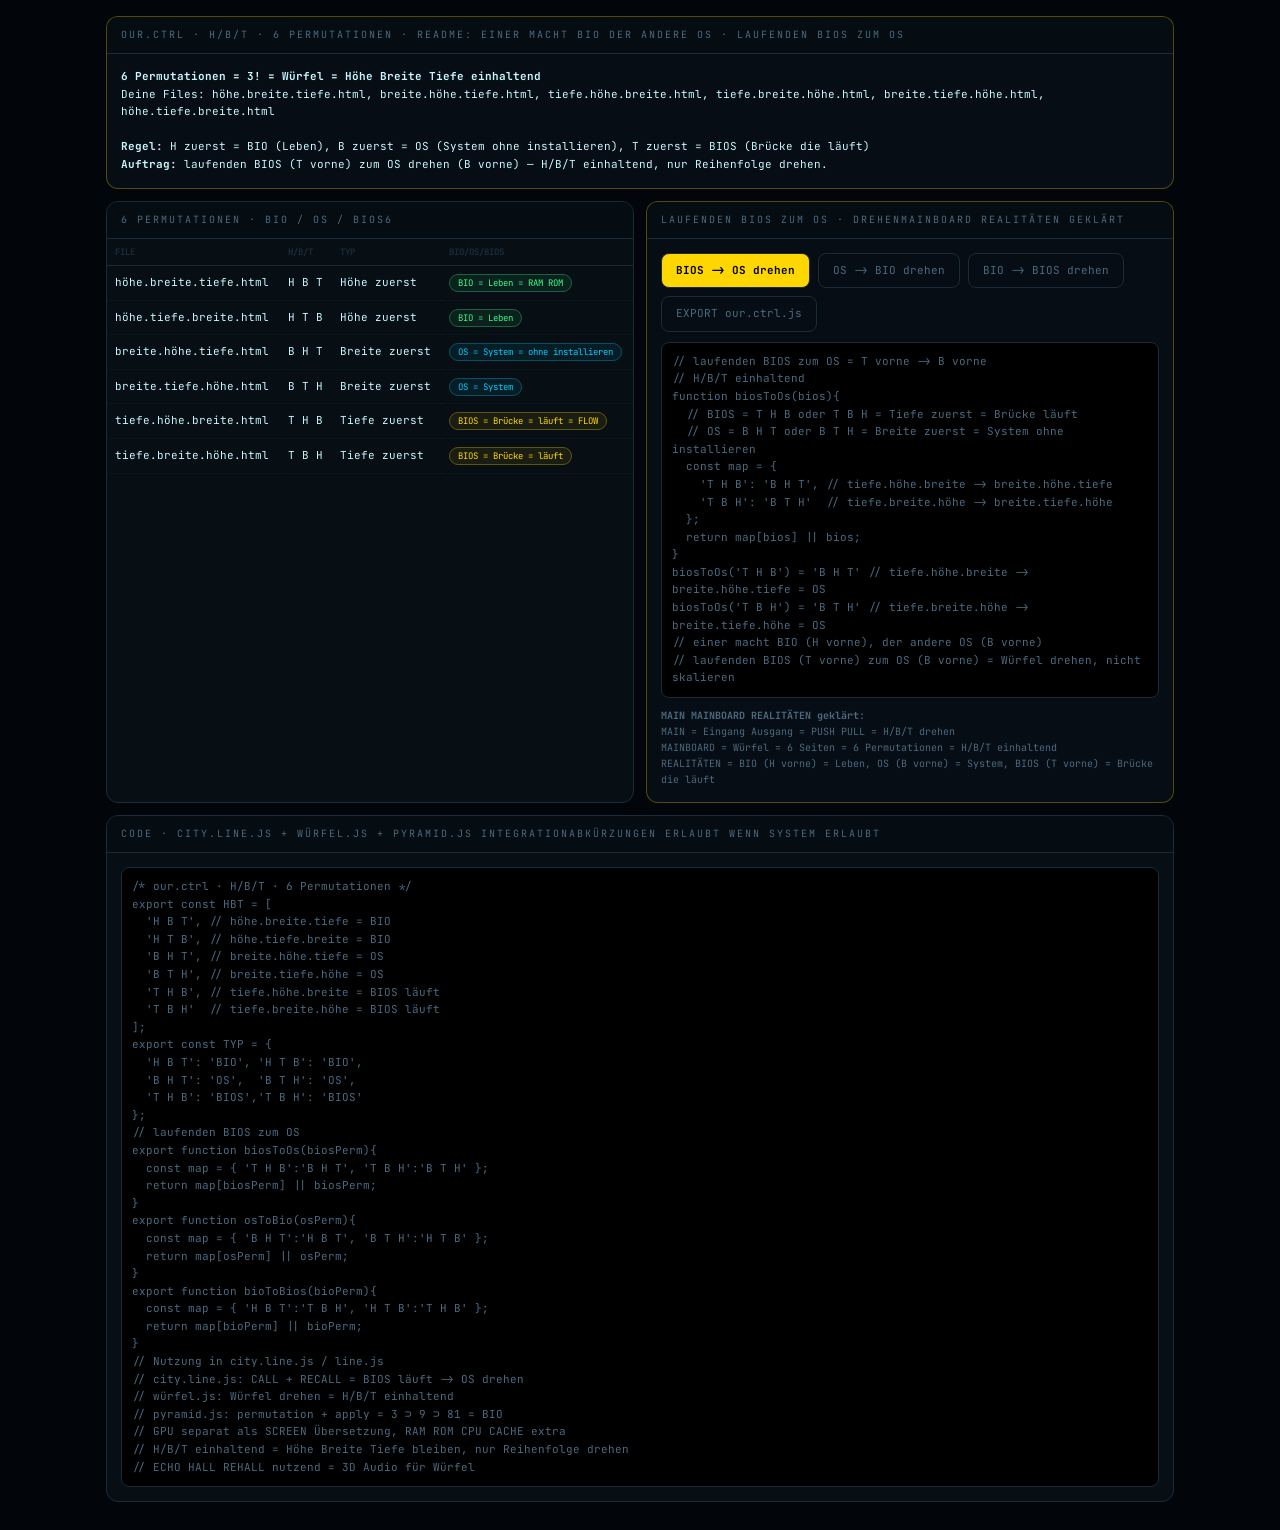
<file: bios.os.html>
<!doctype html>
<html lang="de">
<head>
<meta charset="utf-8">
<title>our.ctrl · H/B/T · 6 Permutationen · BIO OS BIOS</title>
<style>
@import url('https://fonts.googleapis.com/css2?family=JetBrains+Mono:wght@400;700&display=swap');
:root{--bg:#02060a;--fg:#c8f7ff;--dim:#4a6a80;--faint:#1a2c3a;--gold:#ffd700;--cyan:#00ccff;--lime:#39ff88;--mono:'JetBrains Mono',monospace}
*{box-sizing:border-box;margin:0;padding:0}
html,body{background:var(--bg);color:var(--fg);font:12px/1.6 var(--mono);min-height:100vh}
.app{max-width:1100px;margin:0 auto;padding:16px}
.card{border:1px solid var(--faint);border-radius:12px;background:rgba(8,15,22,0.9);overflow:hidden;margin-bottom:12px}
.card-hd{padding:10px 14px;background:rgba(5,12,18,0.8);border-bottom:1px solid var(--faint);font-size:10px;letter-spacing:0.2em;color:var(--dim);text-transform:uppercase}
.card-bd{padding:14px}
.table{width:100%;border-collapse:collapse;font-size:11px}
.table th{font-size:9px;color:var(--faint);text-align:left;padding:6px 8px;border-bottom:1px solid var(--faint)}
.table td{padding:8px;border-bottom:1px dotted #0d1a24}
.badge{padding:2px 8px;border-radius:999px;border:1px solid var(--faint);font-size:9px}
.badge.bio{color:var(--lime);border-color:rgba(57,255,136,0.3);background:rgba(57,255,136,0.08)}
.badge.os{color:var(--cyan);border-color:rgba(0,204,255,0.3);background:rgba(0,204,255,0.08)}
.badge.bios{color:var(--gold);border-color:rgba(255,215,0,0.3);background:rgba(255,215,0,0.08)}
.code{background:#000;border:1px solid var(--faint);border-radius:8px;padding:10px;font-size:11px;color:var(--dim);white-space:pre-wrap}
.btn{padding:8px 14px;border-radius:8px;border:1px solid var(--faint);background:transparent;color:var(--dim);font:inherit;font-size:11px;cursor:pointer}
.btn.on{background:var(--gold);color:#000;font-weight:700}
.grid{display:grid;grid-template-columns:1fr 1fr;gap:12px}
@media(max-width:900px){.grid{grid-template-columns:1fr}}
</style>
</head>
<body>
<div class="app">
<div class="card" style="border-color:rgba(255,215,0,0.3)">
<div class="card-hd"><span>our.ctrl · H/B/T · 6 Permutationen · README: einer macht BIO der andere OS · laufenden BIOS zum OS</span></div>
<div class="card-bd">
<div style="font-size:11px;line-height:1.6">
<b>6 Permutationen = 3! = Würfel = Höhe Breite Tiefe einhaltend</b><br>
Deine Files: höhe.breite.tiefe.html, breite.höhe.tiefe.html, tiefe.höhe.breite.html, tiefe.breite.höhe.html, breite.tiefe.höhe.html, höhe.tiefe.breite.html<br><br>
<b>Regel:</b> H zuerst = BIO (Leben), B zuerst = OS (System ohne installieren), T zuerst = BIOS (Brücke die läuft)<br>
<b>Auftrag:</b> laufenden BIOS (T vorne) zum OS drehen (B vorne) — H/B/T einhaltend, nur Reihenfolge drehen.
</div>
</div>
</div>
<div class="grid">
<div class="card">
<div class="card-hd"><span>6 PERMUTATIONEN · BIO / OS / BIOS</span><span id="count">6</span></div>
<div class="card-bd" style="padding:0">
<table class="table" id="permTable">
<thead><tr><th>FILE</th><th>H/B/T</th><th>TYP</th><th>BIO/OS/BIOS</th></tr></thead>
<tbody>
<tr data-perm="H B T" data-typ="BIO"><td>höhe.breite.tiefe.html</td><td>H B T</td><td>Höhe zuerst</td><td><span class="badge bio">BIO = Leben = RAM ROM</span></td></tr>
<tr data-perm="H T B" data-typ="BIO"><td>höhe.tiefe.breite.html</td><td>H T B</td><td>Höhe zuerst</td><td><span class="badge bio">BIO = Leben</span></td></tr>
<tr data-perm="B H T" data-typ="OS"><td>breite.höhe.tiefe.html</td><td>B H T</td><td>Breite zuerst</td><td><span class="badge os">OS = System = ohne installieren</span></td></tr>
<tr data-perm="B T H" data-typ="OS"><td>breite.tiefe.höhe.html</td><td>B T H</td><td>Breite zuerst</td><td><span class="badge os">OS = System</span></td></tr>
<tr data-perm="T H B" data-typ="BIOS"><td>tiefe.höhe.breite.html</td><td>T H B</td><td>Tiefe zuerst</td><td><span class="badge bios">BIOS = Brücke = läuft = FLOW</span></td></tr>
<tr data-perm="T B H" data-typ="BIOS"><td>tiefe.breite.höhe.html</td><td>T B H</td><td>Tiefe zuerst</td><td><span class="badge bios">BIOS = Brücke = läuft</span></td></tr>
</tbody>
</table>
</div>
</div>
<div class="card" style="border-color:rgba(255,215,0,0.3)">
<div class="card-hd"><span>LAUFENDEN BIOS ZUM OS · DREHEN</span><span>MAINBOARD REALITÄTEN geklärt</span></div>
<div class="card-bd">
<div style="display:flex;gap:8px;flex-wrap:wrap;margin-bottom:10px">
<button class="btn on" data-action="biosToOs">BIOS -> OS drehen</button>
<button class="btn" data-action="osToBio">OS -> BIO drehen</button>
<button class="btn" data-action="bioToBios">BIO -> BIOS drehen</button>
<button class="btn" id="export">EXPORT our.ctrl.js</button>
</div>
<div class="code" id="result">// laufenden BIOS zum OS = T vorne -> B vorne
// H/B/T einhaltend
function biosToOs(bios){
  // BIOS = T H B oder T B H = Tiefe zuerst = Brücke läuft
  // OS = B H T oder B T H = Breite zuerst = System ohne installieren
  const map = {
    'T H B': 'B H T', // tiefe.höhe.breite -> breite.höhe.tiefe
    'T B H': 'B T H'  // tiefe.breite.höhe -> breite.tiefe.höhe
  };
  return map[bios] || bios;
}
biosToOs('T H B') = 'B H T' // tiefe.höhe.breite -> breite.höhe.tiefe = OS
biosToOs('T B H') = 'B T H' // tiefe.breite.höhe -> breite.tiefe.höhe = OS
// einer macht BIO (H vorne), der andere OS (B vorne)
// laufenden BIOS (T vorne) zum OS (B vorne) = Würfel drehen, nicht skalieren
</div>
<div style="margin-top:10px;font-size:10px;color:var(--dim)">
<b>MAIN MAINBOARD REALITÄTEN geklärt:</b><br>
MAIN = Eingang Ausgang = PUSH PULL = H/B/T drehen<br>
MAINBOARD = Würfel = 6 Seiten = 6 Permutationen = H/B/T einhaltend<br>
REALITÄTEN = BIO (H vorne) = Leben, OS (B vorne) = System, BIOS (T vorne) = Brücke die läuft
</div>
</div>
</div>
</div>
<div class="card">
<div class="card-hd"><span>CODE · city.line.js + würfel.js + pyramid.js Integration</span><span>Abkürzungen erlaubt wenn System erlaubt</span></div>
<div class="card-bd">
<div class="code">/* our.ctrl · H/B/T · 6 Permutationen */
export const HBT = [
  'H B T', // höhe.breite.tiefe = BIO
  'H T B', // höhe.tiefe.breite = BIO
  'B H T', // breite.höhe.tiefe = OS
  'B T H', // breite.tiefe.höhe = OS
  'T H B', // tiefe.höhe.breite = BIOS läuft
  'T B H'  // tiefe.breite.höhe = BIOS läuft
];
export const TYP = {
  'H B T': 'BIO', 'H T B': 'BIO',
  'B H T': 'OS',  'B T H': 'OS',
  'T H B': 'BIOS','T B H': 'BIOS'
};
// laufenden BIOS zum OS
export function biosToOs(biosPerm){
  const map = { 'T H B':'B H T', 'T B H':'B T H' };
  return map[biosPerm] || biosPerm;
}
export function osToBio(osPerm){
  const map = { 'B H T':'H B T', 'B T H':'H T B' };
  return map[osPerm] || osPerm;
}
export function bioToBios(bioPerm){
  const map = { 'H B T':'T B H', 'H T B':'T H B' };
  return map[bioPerm] || bioPerm;
}
// Nutzung in city.line.js / line.js
// city.line.js: CALL + RECALL = BIOS läuft -> OS drehen
// würfel.js: Würfel drehen = H/B/T einhaltend
// pyramid.js: permutation + apply = 3 ⊃ 9 ⊃ 81 = BIO
// GPU separat als SCREEN Übersetzung, RAM ROM CPU CACHE extra
// H/B/T einhaltend = Höhe Breite Tiefe bleiben, nur Reihenfolge drehen
// ECHO HALL REHALL nutzend = 3D Audio für Würfel
</div>
</div>
</div>
</div>
<script>
const result = document.getElementById('result');
document.querySelectorAll('[data-action]').forEach(btn=>{
  btn.addEventListener('click', ()=>{
    document.querySelectorAll('[data-action]').forEach(b=>b.classList.remove('on'));
    btn.classList.add('on');
    const act = btn.dataset.action;
    if(act==='biosToOs'){
      result.textContent = `// laufenden BIOS zum OS
biosToOs('T H B') = 'B H T' // tiefe.höhe.breite -> breite.höhe.tiefe = OS
biosToOs('T B H') = 'B T H' // tiefe.breite.höhe -> breite.tiefe.höhe = OS
// Würfel drehen: T vorne -> B vorne = BIOS -> OS
// H/B/T einhaltend, nur Reihenfolge drehen`;
    } else if(act==='osToBio'){
      result.textContent = `// OS zum BIO
osToBio('B H T') = 'H B T' // breite.höhe.tiefe -> höhe.breite.tiefe = BIO
osToBio('B T H') = 'H T B' // breite.tiefe.höhe -> höhe.tiefe.breite = BIO`;
    } else {
      result.textContent = `// BIO zum BIOS
bioToBios('H B T') = 'T B H' // höhe.breite.tiefe -> tiefe.breite.höhe = BIOS läuft
bioToBios('H T B') = 'T H B' // höhe.tiefe.breite -> tiefe.höhe.breite = BIOS läuft`;
    }
  });
});
document.getElementById('export').addEventListener('click', ()=>{
  const js = `/* our.ctrl · H/B/T · 6 Permutationen · einer macht BIO der andere OS · laufenden BIOS zum OS */
export const HBT = ['H B T','H T B','B H T','B T H','T H B','T B H'];
export const TYP = {'H B T':'BIO','H T B':'BIO','B H T':'OS','B T H':'OS','T H B':'BIOS','T B H':'BIOS'};
export function biosToOs(b){return {'T H B':'B H T','T B H':'B T H'}[b]||b}
export function osToBio(b){return {'B H T':'H B T','B T H':'H T B'}[b]||b}
export function bioToBios(b){return {'H B T':'T B H','H T B':'T H B'}[b]||b}
// Nutzung: biosToOs('T H B') = 'B H T' = laufenden BIOS zum OS
// H/B/T einhaltend · GPU separat als SCREEN Übersetzung · RAM ROM CPU CACHE extra
`;
  const blob = new Blob([js], {type:'application/javascript'});
  const url = URL.createObjectURL(blob);
  const a = document.createElement('a'); a.href=url; a.download='our.ctrl.js'; a.click(); URL.revokeObjectURL(url);
});
</script>
</body>
</html>
</file>
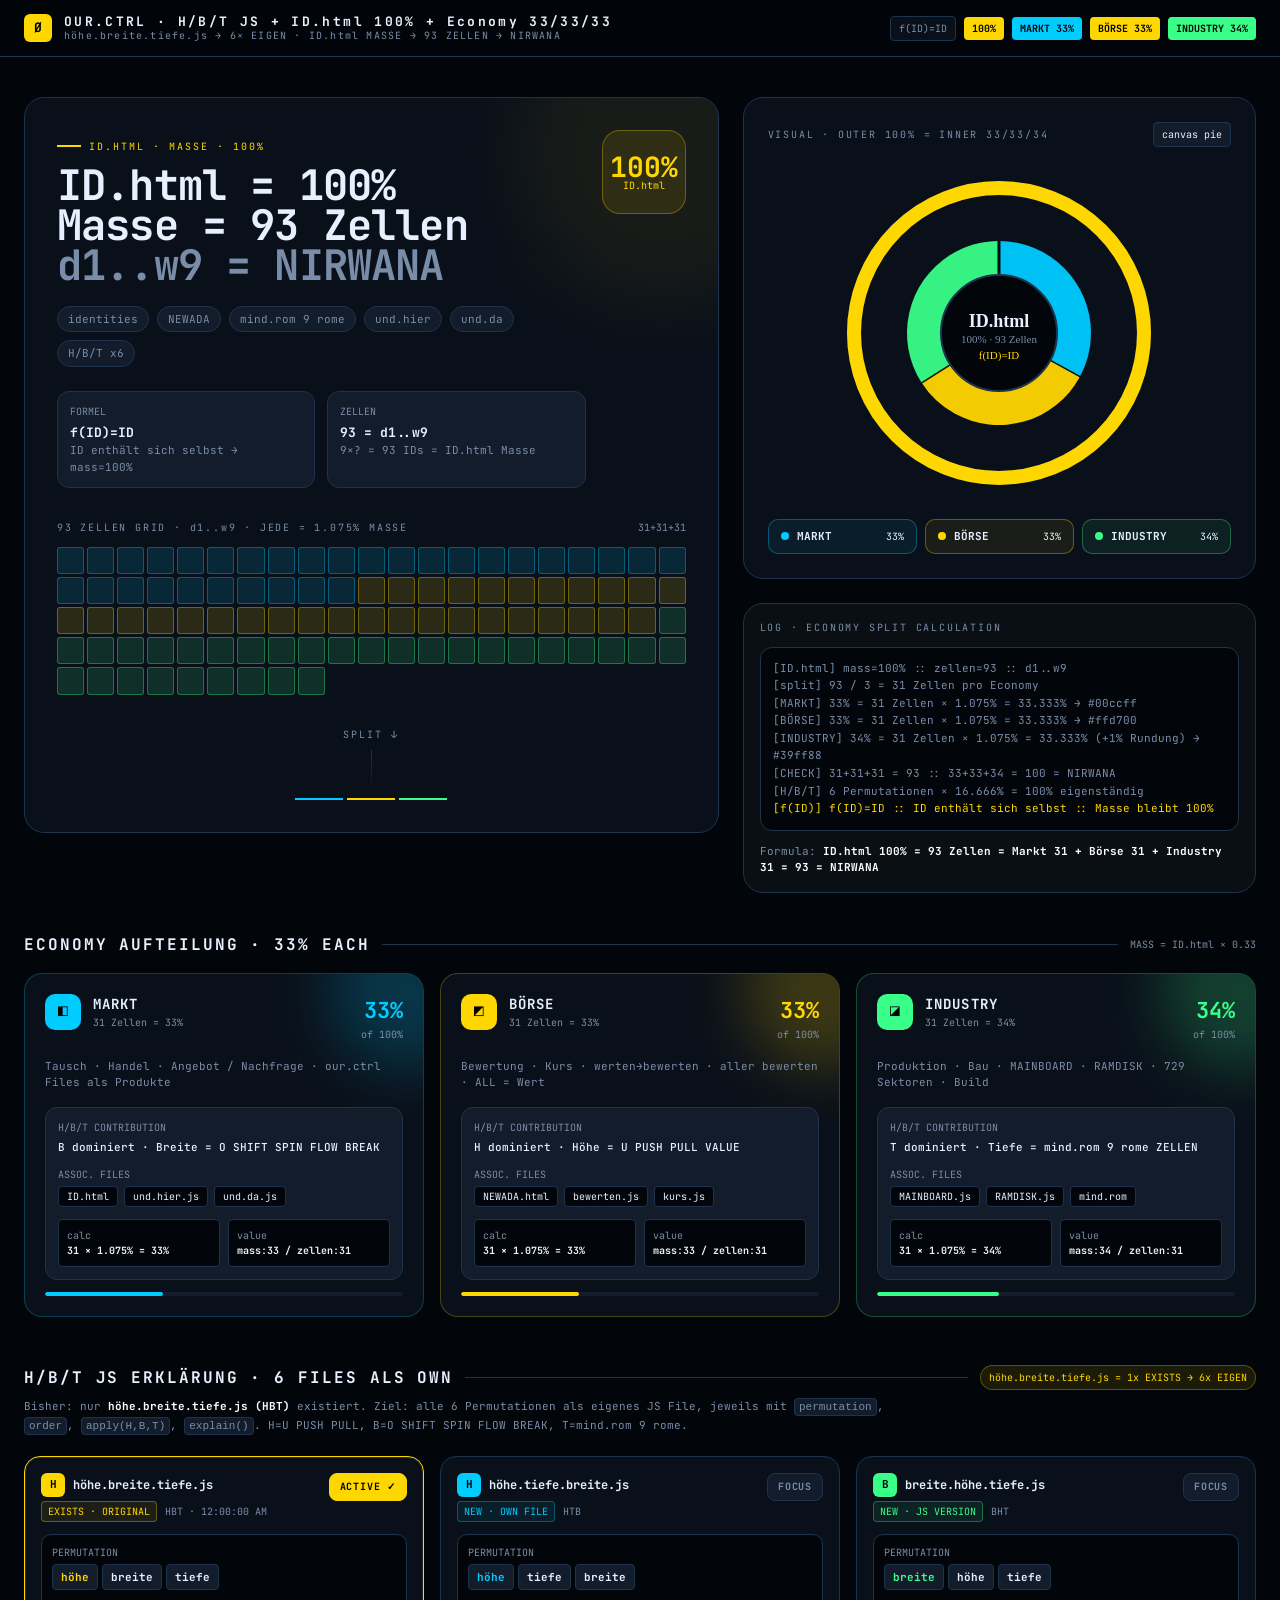
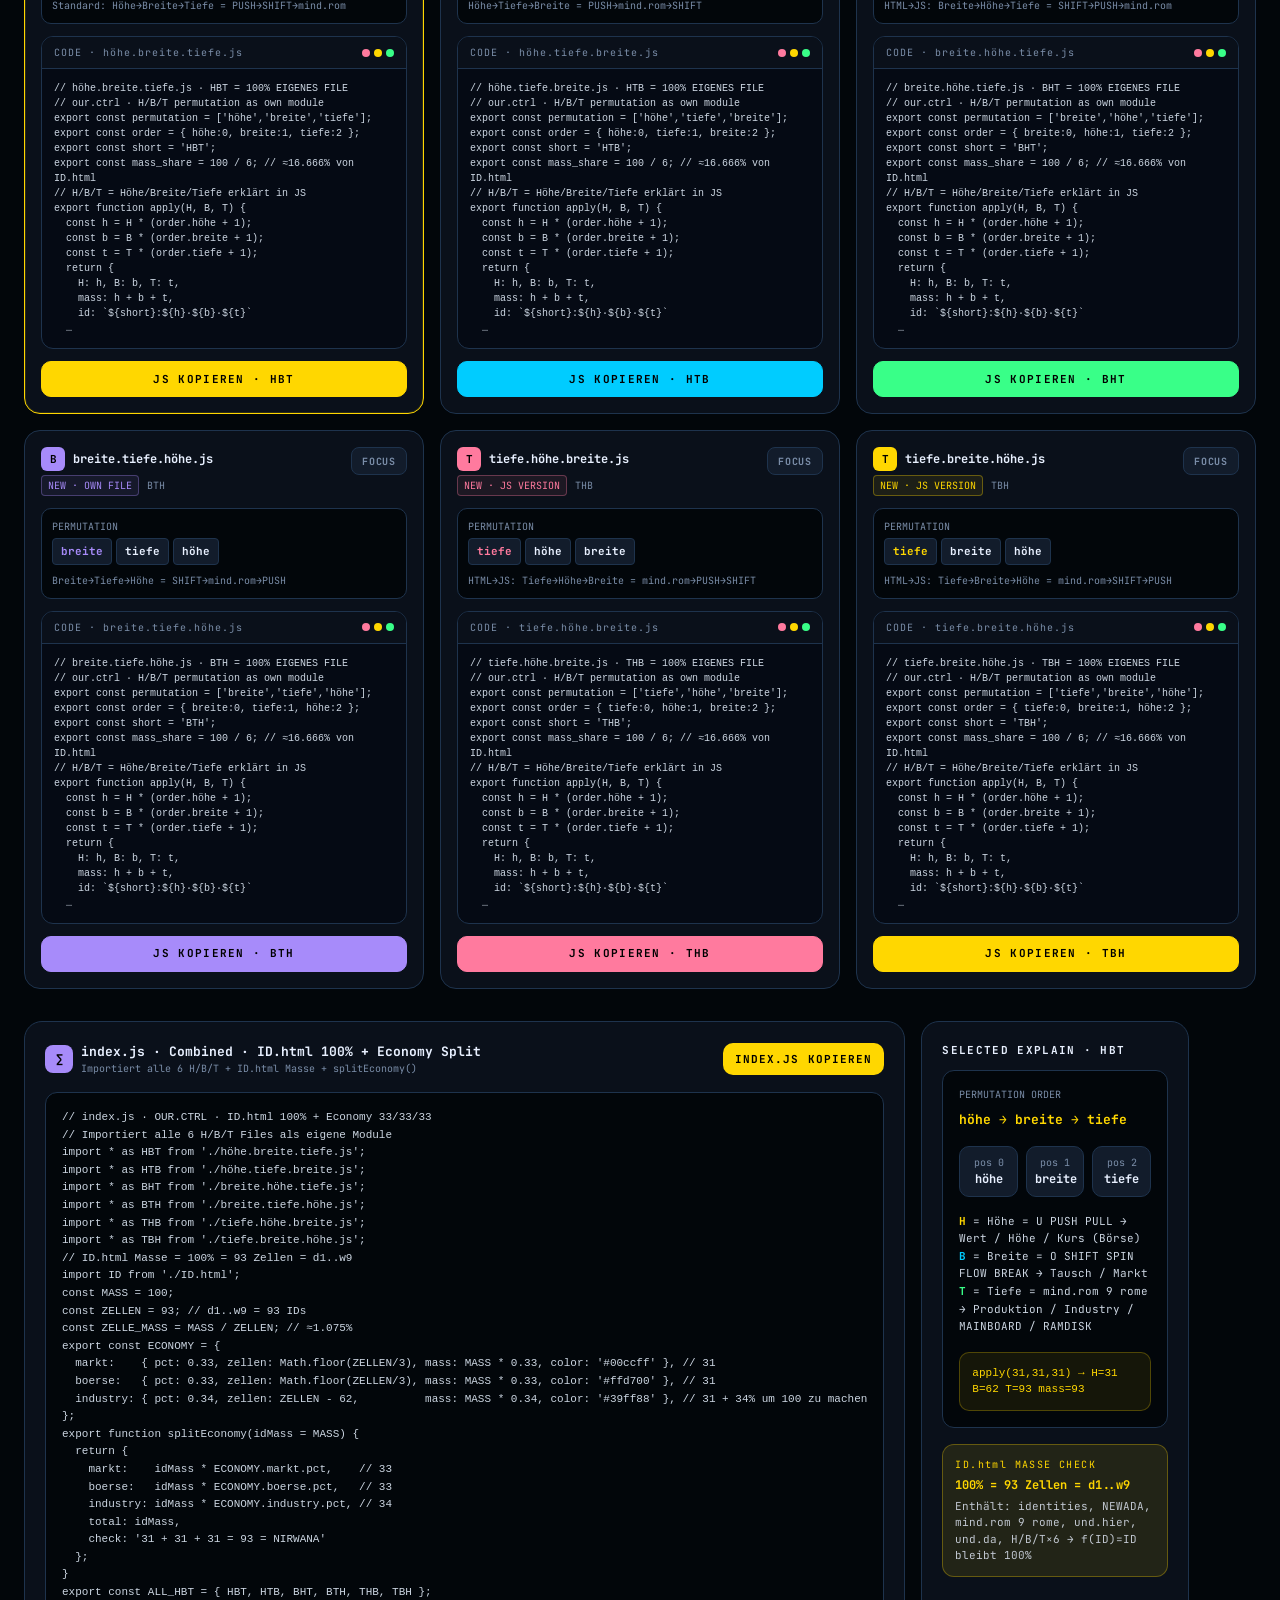
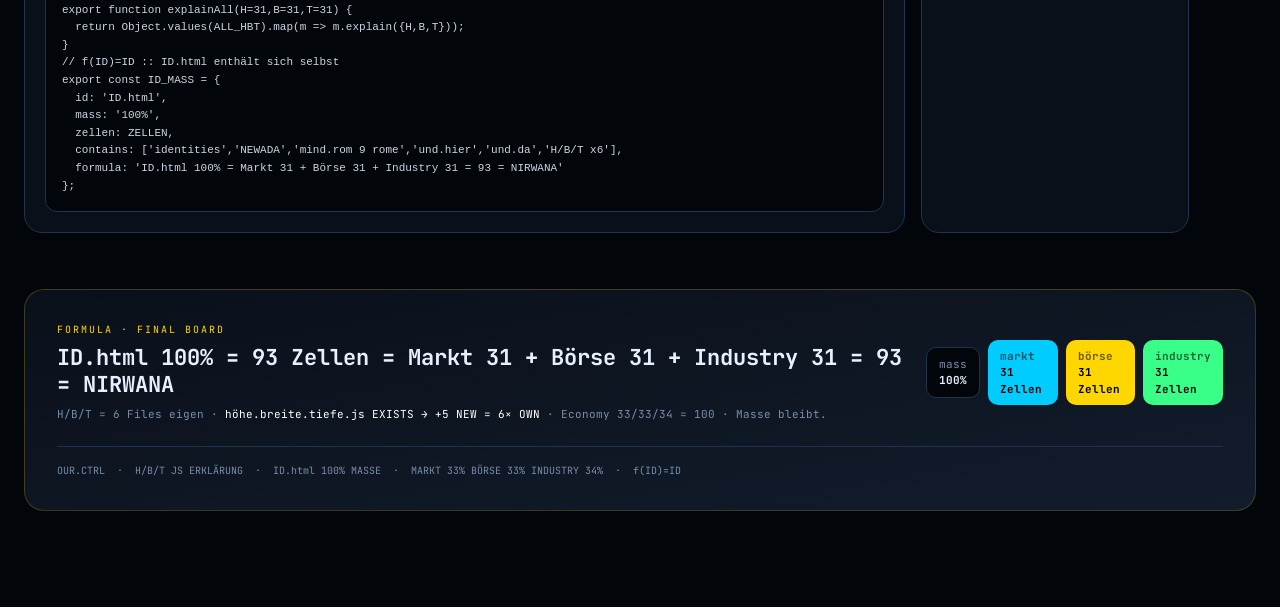
<file: boerse.html>
<!DOCTYPE html>
<html lang="en">
<head>
  <meta charset="UTF-8">
  <meta name="viewport" content="width=device-width, initial-scale=1">
  <title>React Artifact</title>
  <style>@import url("https://fonts.googleapis.com/css2?family=JetBrains+Mono:wght@400;500;700&display=swap");*,:after,:before{--tw-border-spacing-x:0;--tw-border-spacing-y:0;--tw-translate-x:0;--tw-translate-y:0;--tw-rotate:0;--tw-skew-x:0;--tw-skew-y:0;--tw-scale-x:1;--tw-scale-y:1;--tw-pan-x: ;--tw-pan-y: ;--tw-pinch-zoom: ;--tw-scroll-snap-strictness:proximity;--tw-gradient-from-position: ;--tw-gradient-via-position: ;--tw-gradient-to-position: ;--tw-ordinal: ;--tw-slashed-zero: ;--tw-numeric-figure: ;--tw-numeric-spacing: ;--tw-numeric-fraction: ;--tw-ring-inset: ;--tw-ring-offset-width:0px;--tw-ring-offset-color:#fff;--tw-ring-color:rgba(59,130,246,.5);--tw-ring-offset-shadow:0 0 #0000;--tw-ring-shadow:0 0 #0000;--tw-shadow:0 0 #0000;--tw-shadow-colored:0 0 #0000;--tw-blur: ;--tw-brightness: ;--tw-contrast: ;--tw-grayscale: ;--tw-hue-rotate: ;--tw-invert: ;--tw-saturate: ;--tw-sepia: ;--tw-drop-shadow: ;--tw-backdrop-blur: ;--tw-backdrop-brightness: ;--tw-backdrop-contrast: ;--tw-backdrop-grayscale: ;--tw-backdrop-hue-rotate: ;--tw-backdrop-invert: ;--tw-backdrop-opacity: ;--tw-backdrop-saturate: ;--tw-backdrop-sepia: ;--tw-contain-size: ;--tw-contain-layout: ;--tw-contain-paint: ;--tw-contain-style: }::backdrop{--tw-border-spacing-x:0;--tw-border-spacing-y:0;--tw-translate-x:0;--tw-translate-y:0;--tw-rotate:0;--tw-skew-x:0;--tw-skew-y:0;--tw-scale-x:1;--tw-scale-y:1;--tw-pan-x: ;--tw-pan-y: ;--tw-pinch-zoom: ;--tw-scroll-snap-strictness:proximity;--tw-gradient-from-position: ;--tw-gradient-via-position: ;--tw-gradient-to-position: ;--tw-ordinal: ;--tw-slashed-zero: ;--tw-numeric-figure: ;--tw-numeric-spacing: ;--tw-numeric-fraction: ;--tw-ring-inset: ;--tw-ring-offset-width:0px;--tw-ring-offset-color:#fff;--tw-ring-color:rgba(59,130,246,.5);--tw-ring-offset-shadow:0 0 #0000;--tw-ring-shadow:0 0 #0000;--tw-shadow:0 0 #0000;--tw-shadow-colored:0 0 #0000;--tw-blur: ;--tw-brightness: ;--tw-contrast: ;--tw-grayscale: ;--tw-hue-rotate: ;--tw-invert: ;--tw-saturate: ;--tw-sepia: ;--tw-drop-shadow: ;--tw-backdrop-blur: ;--tw-backdrop-brightness: ;--tw-backdrop-contrast: ;--tw-backdrop-grayscale: ;--tw-backdrop-hue-rotate: ;--tw-backdrop-invert: ;--tw-backdrop-opacity: ;--tw-backdrop-saturate: ;--tw-backdrop-sepia: ;--tw-contain-size: ;--tw-contain-layout: ;--tw-contain-paint: ;--tw-contain-style: }
/*! tailwindcss v3.4.18 | MIT License | https://tailwindcss.com*/*,:after,:before{box-sizing:border-box;border:0 solid #e5e7eb}:after,:before{--tw-content:""}:host,html{line-height:1.5;-webkit-text-size-adjust:100%;-moz-tab-size:4;-o-tab-size:4;tab-size:4;font-family:ui-sans-serif,system-ui,sans-serif,Apple Color Emoji,Segoe UI Emoji,Segoe UI Symbol,Noto Color Emoji;font-feature-settings:normal;font-variation-settings:normal;-webkit-tap-highlight-color:transparent}body{margin:0;line-height:inherit}hr{height:0;color:inherit;border-top-width:1px}abbr:where([title]){-webkit-text-decoration:underline dotted;text-decoration:underline dotted}h1,h2,h3,h4,h5,h6{font-size:inherit;font-weight:inherit}a{color:inherit;text-decoration:inherit}b,strong{font-weight:bolder}code,kbd,pre,samp{font-family:ui-monospace,SFMono-Regular,Menlo,Monaco,Consolas,Liberation Mono,Courier New,monospace;font-feature-settings:normal;font-variation-settings:normal;font-size:1em}small{font-size:80%}sub,sup{font-size:75%;line-height:0;position:relative;vertical-align:baseline}sub{bottom:-.25em}sup{top:-.5em}table{text-indent:0;border-color:inherit;border-collapse:collapse}button,input,optgroup,select,textarea{font-family:inherit;font-feature-settings:inherit;font-variation-settings:inherit;font-size:100%;font-weight:inherit;line-height:inherit;letter-spacing:inherit;color:inherit;margin:0;padding:0}button,select{text-transform:none}button,input:where([type=button]),input:where([type=reset]),input:where([type=submit]){-webkit-appearance:button;background-color:transparent;background-image:none}:-moz-focusring{outline:auto}:-moz-ui-invalid{box-shadow:none}progress{vertical-align:baseline}::-webkit-inner-spin-button,::-webkit-outer-spin-button{height:auto}[type=search]{-webkit-appearance:textfield;outline-offset:-2px}::-webkit-search-decoration{-webkit-appearance:none}::-webkit-file-upload-button{-webkit-appearance:button;font:inherit}summary{display:list-item}blockquote,dd,dl,figure,h1,h2,h3,h4,h5,h6,hr,p,pre{margin:0}fieldset{margin:0}fieldset,legend{padding:0}menu,ol,ul{list-style:none;margin:0;padding:0}dialog{padding:0}textarea{resize:vertical}input::-moz-placeholder,textarea::-moz-placeholder{opacity:1;color:#9ca3af}input::placeholder,textarea::placeholder{opacity:1;color:#9ca3af}[role=button],button{cursor:pointer}:disabled{cursor:default}audio,canvas,embed,iframe,img,object,svg,video{display:block;vertical-align:middle}img,video{max-width:100%;height:auto}[hidden]:where(:not([hidden=until-found])){display:none}.absolute{position:absolute}.relative{position:relative}.sticky{position:sticky}.-right-16{right:-4rem}.-right-24{right:-6rem}.-top-16{top:-4rem}.-top-24{top:-6rem}.top-\[var\(--safe-area-inset-top\)\]{top:var(--safe-area-inset-top)}.z-30{z-index:30}.mx-auto{margin-left:auto;margin-right:auto}.mb-2{margin-bottom:.5rem}.mb-3{margin-bottom:.75rem}.mb-4{margin-bottom:1rem}.mb-5{margin-bottom:1.25rem}.ml-auto{margin-left:auto}.mt-1{margin-top:.25rem}.mt-10{margin-top:2.5rem}.mt-12{margin-top:3rem}.mt-14{margin-top:3.5rem}.mt-2{margin-top:.5rem}.mt-3{margin-top:.75rem}.mt-4{margin-top:1rem}.mt-5{margin-top:1.25rem}.mt-6{margin-top:1.5rem}.mt-8{margin-top:2rem}.flex{display:flex}.inline-flex{display:inline-flex}.grid{display:grid}.hidden{display:none}.aspect-square{aspect-ratio:1/1}.h-10{height:2.5rem}.h-2{height:.5rem}.h-6{height:1.5rem}.h-7{height:1.75rem}.h-8{height:2rem}.h-9{height:2.25rem}.h-\[160px\]{height:160px}.h-\[1px\]{height:1px}.h-\[28px\]{height:28px}.h-\[2px\]{height:2px}.h-\[300px\]{height:300px}.h-\[32px\]{height:32px}.h-\[4px\]{height:4px}.h-\[56px\]{height:56px}.h-\[84px\]{height:84px}.h-full{height:100%}.min-h-screen{min-height:100vh}.w-12{width:3rem}.w-2{width:.5rem}.w-6{width:1.5rem}.w-7{width:1.75rem}.w-9{width:2.25rem}.w-\[160px\]{width:160px}.w-\[1px\]{width:1px}.w-\[28px\]{width:28px}.w-\[300px\]{width:300px}.w-\[84px\]{width:84px}.w-full{width:100%}.min-w-0{min-width:0}.max-w-\[1280px\]{max-width:1280px}.max-w-\[900px\]{max-width:900px}.flex-1{flex:1 1 0%}.grid-cols-2{grid-template-columns:repeat(2,minmax(0,1fr))}.grid-cols-3{grid-template-columns:repeat(3,minmax(0,1fr))}.grid-cols-\[repeat\(14\2c minmax\(0\2c 1fr\)\)\]{grid-template-columns:repeat(14,minmax(0,1fr))}.flex-col{flex-direction:column}.flex-wrap{flex-wrap:wrap}.place-items-center{place-items:center}.items-start{align-items:flex-start}.items-center{align-items:center}.justify-center{justify-content:center}.justify-between{justify-content:space-between}.gap-1{gap:.25rem}.gap-1\.5{gap:.375rem}.gap-2{gap:.5rem}.gap-3{gap:.75rem}.gap-4{gap:1rem}.gap-6{gap:1.5rem}.gap-\[3px\]{gap:3px}.overflow-hidden{overflow:hidden}.overflow-x-auto{overflow-x:auto}.truncate{overflow:hidden;text-overflow:ellipsis;white-space:nowrap}.whitespace-pre{white-space:pre}.whitespace-pre-wrap{white-space:pre-wrap}.rounded{border-radius:.25rem}.rounded-\[10px\]{border-radius:10px}.rounded-\[12px\]{border-radius:12px}.rounded-\[16px\]{border-radius:16px}.rounded-\[18px\]{border-radius:18px}.rounded-\[20px\]{border-radius:20px}.rounded-\[3px\]{border-radius:3px}.rounded-\[6px\]{border-radius:6px}.rounded-\[8px\]{border-radius:8px}.rounded-full{border-radius:9999px}.border{border-width:1px}.border-b{border-bottom-width:1px}.border-t{border-top-width:1px}.border-\[\#1e334d\]{--tw-border-opacity:1;border-color:rgb(30 51 77/var(--tw-border-opacity,1))}.border-\[\#ffd700\]\/20{border-color:rgba(255,215,0,.2)}.border-\[\#ffd700\]\/30{border-color:rgba(255,215,0,.3)}.border-\[var\(--border\)\]{border-color:var(--border)}.bg-\[\#00ccff\]{--tw-bg-opacity:1;background-color:rgb(0 204 255/var(--tw-bg-opacity,1))}.bg-\[\#02060a\]{--tw-bg-opacity:1;background-color:rgb(2 6 10/var(--tw-bg-opacity,1))}.bg-\[\#02060a\]\/90{background-color:rgba(2,6,10,.9)}.bg-\[\#050a14\]{--tw-bg-opacity:1;background-color:rgb(5 10 20/var(--tw-bg-opacity,1))}.bg-\[\#0a0f14\]{--tw-bg-opacity:1;background-color:rgb(10 15 20/var(--tw-bg-opacity,1))}.bg-\[\#0a101a\]{--tw-bg-opacity:1;background-color:rgb(10 16 26/var(--tw-bg-opacity,1))}.bg-\[\#121c2b\]{--tw-bg-opacity:1;background-color:rgb(18 28 43/var(--tw-bg-opacity,1))}.bg-\[\#39ff88\]{--tw-bg-opacity:1;background-color:rgb(57 255 136/var(--tw-bg-opacity,1))}.bg-\[\#ff7a9e\]{--tw-bg-opacity:1;background-color:rgb(255 122 158/var(--tw-bg-opacity,1))}.bg-\[\#ffd700\]{--tw-bg-opacity:1;background-color:rgb(255 215 0/var(--tw-bg-opacity,1))}.bg-\[\#ffd700\]\/10{background-color:rgba(255,215,0,.1)}.bg-\[var\(--bg\)\]{background-color:var(--bg)}.bg-\[var\(--border\)\]{background-color:var(--border)}.bg-\[var\(--gold\)\]{background-color:var(--gold)}.bg-\[var\(--surface\)\]{background-color:var(--surface)}.bg-\[var\(--surface-2\)\]{background-color:var(--surface-2)}.bg-\[var\(--violet\)\]{background-color:var(--violet)}.bg-gradient-to-b{background-image:linear-gradient(to bottom,var(--tw-gradient-stops))}.bg-gradient-to-br{background-image:linear-gradient(to bottom right,var(--tw-gradient-stops))}.from-\[\#0a101a\]{--tw-gradient-from:#0a101a var(--tw-gradient-from-position);--tw-gradient-to:rgba(10,16,26,0) var(--tw-gradient-to-position);--tw-gradient-stops:var(--tw-gradient-from),var(--tw-gradient-to)}.from-\[var\(--border\)\]{--tw-gradient-from:var(--border) var(--tw-gradient-from-position);--tw-gradient-to:hsla(0,0%,100%,0) var(--tw-gradient-to-position);--tw-gradient-stops:var(--tw-gradient-from),var(--tw-gradient-to)}.to-\[\#121c2b\]{--tw-gradient-to:#121c2b var(--tw-gradient-to-position)}.to-transparent{--tw-gradient-to:transparent var(--tw-gradient-to-position)}.p-2{padding:.5rem}.p-2\.5{padding:.625rem}.p-3{padding:.75rem}.p-4{padding:1rem}.p-5{padding:1.25rem}.p-6{padding:1.5rem}.px-1{padding-left:.25rem;padding-right:.25rem}.px-1\.5{padding-left:.375rem;padding-right:.375rem}.px-2{padding-left:.5rem;padding-right:.5rem}.px-2\.5{padding-left:.625rem;padding-right:.625rem}.px-3{padding-left:.75rem;padding-right:.75rem}.px-4{padding-left:1rem;padding-right:1rem}.py-0\.5{padding-top:.125rem;padding-bottom:.125rem}.py-1{padding-top:.25rem;padding-bottom:.25rem}.py-2{padding-top:.5rem;padding-bottom:.5rem}.pb-24{padding-bottom:6rem}.pt-4{padding-top:1rem}.text-center{text-align:center}.text-right{text-align:right}.font-mono{font-family:ui-monospace,SFMono-Regular,Menlo,Monaco,Consolas,Liberation Mono,Courier New,monospace}.text-\[10px\]{font-size:10px}.text-\[11px\]{font-size:11px}.text-\[12px\]{font-size:12px}.text-\[13px\]{font-size:13px}.text-\[14px\]{font-size:14px}.text-\[16px\]{font-size:16px}.text-\[18px\]{font-size:18px}.text-\[22px\]{font-size:22px}.text-\[28px\]{font-size:28px}.font-bold{font-weight:700}.font-medium{font-weight:500}.leading-\[0\.95\]{line-height:.95}.leading-\[1\.1\]{line-height:1.1}.leading-\[1\.2\]{line-height:1.2}.leading-\[1\.5\]{line-height:1.5}.leading-\[1\.6\]{line-height:1.6}.leading-none{line-height:1}.tracking-\[-0\.02em\]{letter-spacing:-.02em}.tracking-\[0\.08em\]{letter-spacing:.08em}.tracking-\[0\.12em\]{letter-spacing:.12em}.tracking-\[0\.14em\]{letter-spacing:.14em}.tracking-\[0\.18em\]{letter-spacing:.18em}.tracking-\[0\.1em\]{letter-spacing:.1em}.tracking-\[0\.2em\]{letter-spacing:.2em}.text-\[\#00ccff\]{--tw-text-opacity:1;color:rgb(0 204 255/var(--tw-text-opacity,1))}.text-\[\#39ff88\]{--tw-text-opacity:1;color:rgb(57 255 136/var(--tw-text-opacity,1))}.text-\[\#7a8da8\]{--tw-text-opacity:1;color:rgb(122 141 168/var(--tw-text-opacity,1))}.text-\[\#cbd5e1\]{--tw-text-opacity:1;color:rgb(203 213 225/var(--tw-text-opacity,1))}.text-\[\#e8f0ff\]\/80{color:rgba(232,240,255,.8)}.text-\[\#ffd700\]{--tw-text-opacity:1;color:rgb(255 215 0/var(--tw-text-opacity,1))}.text-\[var\(--gold\)\]{color:var(--gold)}.text-\[var\(--text\)\]{color:var(--text)}.text-\[var\(--text-dim\)\]{color:var(--text-dim)}.text-black{--tw-text-opacity:1;color:rgb(0 0 0/var(--tw-text-opacity,1))}.text-black\/60{color:rgba(0,0,0,.6)}.text-white{--tw-text-opacity:1;color:rgb(255 255 255/var(--tw-text-opacity,1))}.opacity-20{opacity:.2}.opacity-\[0\.06\]{opacity:.06}.ring{--tw-ring-offset-shadow:var(--tw-ring-inset) 0 0 0 var(--tw-ring-offset-width) var(--tw-ring-offset-color);--tw-ring-shadow:var(--tw-ring-inset) 0 0 0 calc(3px + var(--tw-ring-offset-width)) var(--tw-ring-color)}.ring,.ring-1{box-shadow:var(--tw-ring-offset-shadow),var(--tw-ring-shadow),var(--tw-shadow,0 0 #0000)}.ring-1{--tw-ring-offset-shadow:var(--tw-ring-inset) 0 0 0 var(--tw-ring-offset-width) var(--tw-ring-offset-color);--tw-ring-shadow:var(--tw-ring-inset) 0 0 0 calc(1px + var(--tw-ring-offset-width)) var(--tw-ring-color)}.blur-\[30px\]{--tw-blur:blur(30px)}.blur-\[30px\],.blur-\[40px\]{filter:var(--tw-blur) var(--tw-brightness) var(--tw-contrast) var(--tw-grayscale) var(--tw-hue-rotate) var(--tw-invert) var(--tw-saturate) var(--tw-sepia) var(--tw-drop-shadow)}.blur-\[40px\]{--tw-blur:blur(40px)}.backdrop-blur-xl{--tw-backdrop-blur:blur(24px);backdrop-filter:var(--tw-backdrop-blur) var(--tw-backdrop-brightness) var(--tw-backdrop-contrast) var(--tw-backdrop-grayscale) var(--tw-backdrop-hue-rotate) var(--tw-backdrop-invert) var(--tw-backdrop-opacity) var(--tw-backdrop-saturate) var(--tw-backdrop-sepia)}.transition{transition-property:color,background-color,border-color,text-decoration-color,fill,stroke,opacity,box-shadow,transform,filter,backdrop-filter;transition-timing-function:cubic-bezier(.4,0,.2,1);transition-duration:.15s}.transition-all{transition-property:all;transition-timing-function:cubic-bezier(.4,0,.2,1);transition-duration:.15s}:root{--bg:#02060a;--surface:#0a101a;--surface-2:#121c2b;--surface-3:#1a2740;--border:#1e334d;--text:#e8f0ff;--text-dim:#7a8da8;--gold:gold;--cyan:#0cf;--lime:#39ff88;--violet:#a78bfa;--pink:#ff7a9e;--mono:"JetBrains Mono",monospace}@media (prefers-color-scheme:dark){:root{--bg:#02060a;--surface:#0a101a}}*{font-family:var(--mono)}body{background:var(--bg);color:var(--text);overflow-x:clip}::-webkit-scrollbar{width:6px;height:6px}::-webkit-scrollbar-thumb{background:var(--border);border-radius:10px}.selection\:bg-\[var\(--gold\)\] ::-moz-selection{background-color:var(--gold)}.selection\:bg-\[var\(--gold\)\] ::selection{background-color:var(--gold)}.selection\:text-black ::-moz-selection{--tw-text-opacity:1;color:rgb(0 0 0/var(--tw-text-opacity,1))}.selection\:text-black ::selection{--tw-text-opacity:1;color:rgb(0 0 0/var(--tw-text-opacity,1))}.selection\:bg-\[var\(--gold\)\]::-moz-selection{background-color:var(--gold)}.selection\:bg-\[var\(--gold\)\]::selection{background-color:var(--gold)}.selection\:text-black::-moz-selection{--tw-text-opacity:1;color:rgb(0 0 0/var(--tw-text-opacity,1))}.selection\:text-black::selection{--tw-text-opacity:1;color:rgb(0 0 0/var(--tw-text-opacity,1))}.active\:scale-\[0\.96\]:active{--tw-scale-x:0.96;--tw-scale-y:0.96}.active\:scale-\[0\.96\]:active,.active\:scale-\[0\.98\]:active{transform:translate(var(--tw-translate-x),var(--tw-translate-y)) rotate(var(--tw-rotate)) skewX(var(--tw-skew-x)) skewY(var(--tw-skew-y)) scaleX(var(--tw-scale-x)) scaleY(var(--tw-scale-y))}.active\:scale-\[0\.98\]:active{--tw-scale-x:0.98;--tw-scale-y:0.98}@media (min-width:768px){.md\:mt-10{margin-top:2.5rem}.md\:block{display:block}.md\:flex{display:flex}.md\:grid-cols-2{grid-template-columns:repeat(2,minmax(0,1fr))}.md\:grid-cols-3{grid-template-columns:repeat(3,minmax(0,1fr))}.md\:grid-cols-\[repeat\(21\2c minmax\(0\2c 1fr\)\)\]{grid-template-columns:repeat(21,minmax(0,1fr))}.md\:flex-row{flex-direction:row}.md\:items-center{align-items:center}.md\:p-8{padding:2rem}.md\:px-6{padding-left:1.5rem;padding-right:1.5rem}.md\:text-\[13px\]{font-size:13px}.md\:text-\[22px\]{font-size:22px}.md\:text-\[42px\]{font-size:42px}}@media (min-width:1024px){.lg\:grid-cols-3{grid-template-columns:repeat(3,minmax(0,1fr))}.lg\:grid-cols-\[1\.15fr_0\.85fr\]{grid-template-columns:1.15fr .85fr}.lg\:grid-cols-\[1\.2fr_0\.8fr\]{grid-template-columns:1.2fr .8fr}}</style>
</head>
<body>
  <div id="root"></div>
  
  <script type="module">var Yc=Object.create;var{getPrototypeOf:Zc,defineProperty:Ll,getOwnPropertyNames:Xc}=Object;var Gc=Object.prototype.hasOwnProperty;var vt=(e,t,n)=>{n=e!=null?Yc(Zc(e)):{};let r=t||!e||!e.__esModule?Ll(n,"default",{value:e,enumerable:!0}):n;for(let l of Xc(e))if(!Gc.call(r,l))Ll(r,l,{get:()=>e[l],enumerable:!0});return r};var sr=(e,t)=>()=>(t||e((t={exports:{}}).exports,t),t.exports);var Jc=(e,t)=>{for(var n in t)Ll(e,n,{get:t[n],enumerable:!0,configurable:!0,set:(r)=>t[n]=()=>r})};var qc=(e,t)=>()=>(e&&(t=e(e=0)),t);var dn=sr((pd)=>{var cn=Symbol.for("react.element"),jc=Symbol.for("react.portal"),bc=Symbol.for("react.fragment"),ed=Symbol.for("react.strict_mode"),td=Symbol.for("react.profiler"),nd=Symbol.for("react.provider"),rd=Symbol.for("react.context"),ld=Symbol.for("react.forward_ref"),od=Symbol.for("react.suspense"),id=Symbol.for("react.memo"),ud=Symbol.for("react.lazy"),tu=Symbol.iterator;function sd(e){if(e===null||typeof e!=="object")return null;return e=tu&&e[tu]||e["@@iterator"],typeof e==="function"?e:null}var lu={isMounted:function(){return!1},enqueueForceUpdate:function(){},enqueueReplaceState:function(){},enqueueSetState:function(){}},ou=Object.assign,iu={};function zt(e,t,n){this.props=e,this.context=t,this.refs=iu,this.updater=n||lu}zt.prototype.isReactComponent={};zt.prototype.setState=function(e,t){if(typeof e!=="object"&&typeof e!=="function"&&e!=null)throw Error("setState(...): takes an object of state variables to update or a function which returns an object of state variables.");this.updater.enqueueSetState(this,e,t,"setState")};zt.prototype.forceUpdate=function(e){this.updater.enqueueForceUpdate(this,e,"forceUpdate")};function uu(){}uu.prototype=zt.prototype;function zl(e,t,n){this.props=e,this.context=t,this.refs=iu,this.updater=n||lu}var Ml=zl.prototype=new uu;Ml.constructor=zl;ou(Ml,zt.prototype);Ml.isPureReactComponent=!0;var nu=Array.isArray,su=Object.prototype.hasOwnProperty,Dl={current:null},au={key:!0,ref:!0,__self:!0,__source:!0};function cu(e,t,n){var r,l={},o=null,i=null;if(t!=null)for(r in t.ref!==void 0&&(i=t.ref),t.key!==void 0&&(o=""+t.key),t)su.call(t,r)&&!au.hasOwnProperty(r)&&(l[r]=t[r]);var u=arguments.length-2;if(u===1)l.children=n;else if(1<u){for(var s=Array(u),p=0;p<u;p++)s[p]=arguments[p+2];l.children=s}if(e&&e.defaultProps)for(r in u=e.defaultProps,u)l[r]===void 0&&(l[r]=u[r]);return{$$typeof:cn,type:e,key:o,ref:i,props:l,_owner:Dl.current}}function ad(e,t){return{$$typeof:cn,type:e.type,key:t,ref:e.ref,props:e.props,_owner:e._owner}}function Ol(e){return typeof e==="object"&&e!==null&&e.$$typeof===cn}function cd(e){var t={"=":"=0",":":"=2"};return"$"+e.replace(/[=:]/g,function(n){return t[n]})}var ru=/\/+/g;function Rl(e,t){return typeof e==="object"&&e!==null&&e.key!=null?cd(""+e.key):t.toString(36)}function cr(e,t,n,r,l){var o=typeof e;if(o==="undefined"||o==="boolean")e=null;var i=!1;if(e===null)i=!0;else switch(o){case"string":case"number":i=!0;break;case"object":switch(e.$$typeof){case cn:case jc:i=!0}}if(i)return i=e,l=l(i),e=r===""?"."+Rl(i,0):r,nu(l)?(n="",e!=null&&(n=e.replace(ru,"$&/")+"/"),cr(l,t,n,"",function(p){return p})):l!=null&&(Ol(l)&&(l=ad(l,n+(!l.key||i&&i.key===l.key?"":(""+l.key).replace(ru,"$&/")+"/")+e)),t.push(l)),1;if(i=0,r=r===""?".":r+":",nu(e))for(var u=0;u<e.length;u++){o=e[u];var s=r+Rl(o,u);i+=cr(o,t,n,s,l)}else if(s=sd(e),typeof s==="function")for(e=s.call(e),u=0;!(o=e.next()).done;)o=o.value,s=r+Rl(o,u++),i+=cr(o,t,n,s,l);else if(o==="object")throw t=String(e),Error("Objects are not valid as a React child (found: "+(t==="[object Object]"?"object with keys {"+Object.keys(e).join(", ")+"}":t)+"). If you meant to render a collection of children, use an array instead.");return i}function ar(e,t,n){if(e==null)return e;var r=[],l=0;return cr(e,r,"","",function(o){return t.call(n,o,l++)}),r}function dd(e){if(e._status===-1){var t=e._result;t=t(),t.then(function(n){if(e._status===0||e._status===-1)e._status=1,e._result=n},function(n){if(e._status===0||e._status===-1)e._status=2,e._result=n}),e._status===-1&&(e._status=0,e._result=t)}if(e._status===1)return e._result.default;throw e._result}var ne={current:null},dr={transition:null},fd={ReactCurrentDispatcher:ne,ReactCurrentBatchConfig:dr,ReactCurrentOwner:Dl};function du(){throw Error("act(...) is not supported in production builds of React.")}pd.Children={map:ar,forEach:function(e,t,n){ar(e,function(){t.apply(this,arguments)},n)},count:function(e){var t=0;return ar(e,function(){t++}),t},toArray:function(e){return ar(e,function(t){return t})||[]},only:function(e){if(!Ol(e))throw Error("React.Children.only expected to receive a single React element child.");return e}};pd.Component=zt;pd.Fragment=bc;pd.Profiler=td;pd.PureComponent=zl;pd.StrictMode=ed;pd.Suspense=od;pd.__SECRET_INTERNALS_DO_NOT_USE_OR_YOU_WILL_BE_FIRED=fd;pd.act=du;pd.cloneElement=function(e,t,n){if(e===null||e===void 0)throw Error("React.cloneElement(...): The argument must be a React element, but you passed "+e+".");var r=ou({},e.props),l=e.key,o=e.ref,i=e._owner;if(t!=null){if(t.ref!==void 0&&(o=t.ref,i=Dl.current),t.key!==void 0&&(l=""+t.key),e.type&&e.type.defaultProps)var u=e.type.defaultProps;for(s in t)su.call(t,s)&&!au.hasOwnProperty(s)&&(r[s]=t[s]===void 0&&u!==void 0?u[s]:t[s])}var s=arguments.length-2;if(s===1)r.children=n;else if(1<s){u=Array(s);for(var p=0;p<s;p++)u[p]=arguments[p+2];r.children=u}return{$$typeof:cn,type:e.type,key:l,ref:o,props:r,_owner:i}};pd.createContext=function(e){return e={$$typeof:rd,_currentValue:e,_currentValue2:e,_threadCount:0,Provider:null,Consumer:null,_defaultValue:null,_globalName:null},e.Provider={$$typeof:nd,_context:e},e.Consumer=e};pd.createElement=cu;pd.createFactory=function(e){var t=cu.bind(null,e);return t.type=e,t};pd.createRef=function(){return{current:null}};pd.forwardRef=function(e){return{$$typeof:ld,render:e}};pd.isValidElement=Ol;pd.lazy=function(e){return{$$typeof:ud,_payload:{_status:-1,_result:e},_init:dd}};pd.memo=function(e,t){return{$$typeof:id,type:e,compare:t===void 0?null:t}};pd.startTransition=function(e){var t=dr.transition;dr.transition={};try{e()}finally{dr.transition=t}};pd.unstable_act=du;pd.useCallback=function(e,t){return ne.current.useCallback(e,t)};pd.useContext=function(e){return ne.current.useContext(e)};pd.useDebugValue=function(){};pd.useDeferredValue=function(e){return ne.current.useDeferredValue(e)};pd.useEffect=function(e,t){return ne.current.useEffect(e,t)};pd.useId=function(){return ne.current.useId()};pd.useImperativeHandle=function(e,t,n){return ne.current.useImperativeHandle(e,t,n)};pd.useInsertionEffect=function(e,t){return ne.current.useInsertionEffect(e,t)};pd.useLayoutEffect=function(e,t){return ne.current.useLayoutEffect(e,t)};pd.useMemo=function(e,t){return ne.current.useMemo(e,t)};pd.useReducer=function(e,t,n){return ne.current.useReducer(e,t,n)};pd.useRef=function(e){return ne.current.useRef(e)};pd.useState=function(e){return ne.current.useState(e)};pd.useSyncExternalStore=function(e,t,n){return ne.current.useSyncExternalStore(e,t,n)};pd.useTransition=function(){return ne.current.useTransition()};pd.version="18.3.1"});var yu=sr((qd)=>{function Hl(e,t){var n=e.length;e.push(t);e:for(;0<n;){var r=n-1>>>1,l=e[r];if(0<fr(l,t))e[r]=t,e[n]=l,n=r;else break e}}function ke(e){return e.length===0?null:e[0]}function hr(e){if(e.length===0)return null;var t=e[0],n=e.pop();if(n!==t){e[0]=n;e:for(var r=0,l=e.length,o=l>>>1;r<o;){var i=2*(r+1)-1,u=e[i],s=i+1,p=e[s];if(0>fr(u,n))s<l&&0>fr(p,u)?(e[r]=p,e[s]=n,r=s):(e[r]=u,e[i]=n,r=i);else if(s<l&&0>fr(p,n))e[r]=p,e[s]=n,r=s;else break e}}return t}function fr(e,t){var n=e.sortIndex-t.sortIndex;return n!==0?n:e.id-t.id}if(typeof performance==="object"&&typeof performance.now==="function")Bl=performance,qd.unstable_now=function(){return Bl.now()};else pr=Date,Al=pr.now(),qd.unstable_now=function(){return pr.now()-Al};var Bl,pr,Al,Le=[],Xe=[],Jd=1,ve=null,q=3,gr=!1,ht=!1,pn=!1,pu=typeof setTimeout==="function"?setTimeout:null,mu=typeof clearTimeout==="function"?clearTimeout:null,fu=typeof setImmediate<"u"?setImmediate:null;typeof navigator<"u"&&navigator.scheduling!==void 0&&navigator.scheduling.isInputPending!==void 0&&navigator.scheduling.isInputPending.bind(navigator.scheduling);function Ul(e){for(var t=ke(Xe);t!==null;){if(t.callback===null)hr(Xe);else if(t.startTime<=e)hr(Xe),t.sortIndex=t.expirationTime,Hl(Le,t);else break;t=ke(Xe)}}function Wl(e){if(pn=!1,Ul(e),!ht)if(ke(Le)!==null)ht=!0,Ql(Vl);else{var t=ke(Xe);t!==null&&Kl(Wl,t.startTime-e)}}function Vl(e,t){ht=!1,pn&&(pn=!1,mu(mn),mn=-1),gr=!0;var n=q;try{Ul(t);for(ve=ke(Le);ve!==null&&(!(ve.expirationTime>t)||e&&!gu());){var r=ve.callback;if(typeof r==="function"){ve.callback=null,q=ve.priorityLevel;var l=r(ve.expirationTime<=t);t=qd.unstable_now(),typeof l==="function"?ve.callback=l:ve===ke(Le)&&hr(Le),Ul(t)}else hr(Le);ve=ke(Le)}if(ve!==null)var o=!0;else{var i=ke(Xe);i!==null&&Kl(Wl,i.startTime-t),o=!1}return o}finally{ve=null,q=n,gr=!1}}var yr=!1,mr=null,mn=-1,vu=5,hu=-1;function gu(){return qd.unstable_now()-hu<vu?!1:!0}function Fl(){if(mr!==null){var e=qd.unstable_now();hu=e;var t=!0;try{t=mr(!0,e)}finally{t?fn():(yr=!1,mr=null)}}else yr=!1}var fn;if(typeof fu==="function")fn=function(){fu(Fl)};else if(typeof MessageChannel<"u")vr=new MessageChannel,$l=vr.port2,vr.port1.onmessage=Fl,fn=function(){$l.postMessage(null)};else fn=function(){pu(Fl,0)};var vr,$l;function Ql(e){mr=e,yr||(yr=!0,fn())}function Kl(e,t){mn=pu(function(){e(qd.unstable_now())},t)}qd.unstable_IdlePriority=5;qd.unstable_ImmediatePriority=1;qd.unstable_LowPriority=4;qd.unstable_NormalPriority=3;qd.unstable_Profiling=null;qd.unstable_UserBlockingPriority=2;qd.unstable_cancelCallback=function(e){e.callback=null};qd.unstable_continueExecution=function(){ht||gr||(ht=!0,Ql(Vl))};qd.unstable_forceFrameRate=function(e){0>e||125<e?console.error("forceFrameRate takes a positive int between 0 and 125, forcing frame rates higher than 125 fps is not supported"):vu=0<e?Math.floor(1000/e):5};qd.unstable_getCurrentPriorityLevel=function(){return q};qd.unstable_getFirstCallbackNode=function(){return ke(Le)};qd.unstable_next=function(e){switch(q){case 1:case 2:case 3:var t=3;break;default:t=q}var n=q;q=t;try{return e()}finally{q=n}};qd.unstable_pauseExecution=function(){};qd.unstable_requestPaint=function(){};qd.unstable_runWithPriority=function(e,t){switch(e){case 1:case 2:case 3:case 4:case 5:break;default:e=3}var n=q;q=e;try{return t()}finally{q=n}};qd.unstable_scheduleCallback=function(e,t,n){var r=qd.unstable_now();switch(typeof n==="object"&&n!==null?(n=n.delay,n=typeof n==="number"&&0<n?r+n:r):n=r,e){case 1:var l=-1;break;case 2:l=250;break;case 5:l=1073741823;break;case 4:l=1e4;break;default:l=5000}return l=n+l,e={id:Jd++,callback:t,priorityLevel:e,startTime:n,expirationTime:l,sortIndex:-1},n>r?(e.sortIndex=n,Hl(Xe,e),ke(Le)===null&&e===ke(Xe)&&(pn?(mu(mn),mn=-1):pn=!0,Kl(Wl,n-r))):(e.sortIndex=l,Hl(Le,e),ht||gr||(ht=!0,Ql(Vl))),e};qd.unstable_shouldYield=gu;qd.unstable_wrapCallback=function(e){var t=q;return function(){var n=q;q=t;try{return e.apply(this,arguments)}finally{q=n}}}});var ji={};Jc(ji,{version:()=>zc,unstable_renderSubtreeIntoContainer:()=>Rc,unstable_batchedUpdates:()=>Lc,unmountComponentAtNode:()=>Ic,render:()=>Pc,hydrateRoot:()=>_c,hydrate:()=>Tc,flushSync:()=>Cc,findDOMNode:()=>Ec,createRoot:()=>Nc,createPortal:()=>kc,__SECRET_INTERNALS_DO_NOT_USE_OR_YOU_WILL_BE_FIRED:()=>xc});function g(e){for(var t="https://reactjs.org/docs/error-decoder.html?invariant="+e,n=1;n<arguments.length;n++)t+="&args[]="+encodeURIComponent(arguments[n]);return"Minified React error #"+e+"; visit "+t+" for the full message or use the non-minified dev environment for full errors and additional helpful warnings."}function Lt(e,t){en(e,t),en(e+"Capture",t)}function en(e,t){An[e]=t;for(e=0;e<t.length;e++)Es.add(t[e])}function yf(e){if(mo.call(wu,e))return!0;if(mo.call(Su,e))return!1;if(gf.test(e))return wu[e]=!0;return Su[e]=!0,!1}function Sf(e,t,n,r){if(n!==null&&n.type===0)return!1;switch(typeof t){case"function":case"symbol":return!0;case"boolean":if(r)return!1;if(n!==null)return!n.acceptsBooleans;return e=e.toLowerCase().slice(0,5),e!=="data-"&&e!=="aria-";default:return!1}}function wf(e,t,n,r){if(t===null||typeof t>"u"||Sf(e,t,n,r))return!0;if(r)return!1;if(n!==null)switch(n.type){case 3:return!t;case 4:return t===!1;case 5:return isNaN(t);case 6:return isNaN(t)||1>t}return!1}function oe(e,t,n,r,l,o,i){this.acceptsBooleans=t===2||t===3||t===4,this.attributeName=r,this.attributeNamespace=l,this.mustUseProperty=n,this.propertyName=e,this.type=t,this.sanitizeURL=o,this.removeEmptyString=i}function ai(e){return e[1].toUpperCase()}function ci(e,t,n,r){var l=J.hasOwnProperty(t)?J[t]:null;if(l!==null?l.type!==0:r||!(2<t.length)||t[0]!=="o"&&t[0]!=="O"||t[1]!=="n"&&t[1]!=="N")wf(t,n,l,r)&&(n=null),r||l===null?yf(t)&&(n===null?e.removeAttribute(t):e.setAttribute(t,""+n)):l.mustUseProperty?e[l.propertyName]=n===null?l.type===3?!1:"":n:(t=l.attributeName,r=l.attributeNamespace,n===null?e.removeAttribute(t):(l=l.type,n=l===3||l===4&&n===!0?"":""+n,r?e.setAttributeNS(r,t,n):e.setAttribute(t,n)))}function vn(e){if(e===null||typeof e!=="object")return null;return e=xu&&e[xu]||e["@@iterator"],typeof e==="function"?e:null}function kn(e){if(Yl===void 0)try{throw Error()}catch(n){var t=n.stack.trim().match(/\n( *(at )?)/);Yl=t&&t[1]||""}return`
`+Yl+e}function Xl(e,t){if(!e||Zl)return"";Zl=!0;var n=Error.prepareStackTrace;Error.prepareStackTrace=void 0;try{if(t)if(t=function(){throw Error()},Object.defineProperty(t.prototype,"props",{set:function(){throw Error()}}),typeof Reflect==="object"&&Reflect.construct){try{Reflect.construct(t,[])}catch(p){var r=p}Reflect.construct(e,[],t)}else{try{t.call()}catch(p){r=p}e.call(t.prototype)}else{try{throw Error()}catch(p){r=p}e()}}catch(p){if(p&&r&&typeof p.stack==="string"){for(var l=p.stack.split(`
`),o=r.stack.split(`
`),i=l.length-1,u=o.length-1;1<=i&&0<=u&&l[i]!==o[u];)u--;for(;1<=i&&0<=u;i--,u--)if(l[i]!==o[u]){if(i!==1||u!==1)do if(i--,u--,0>u||l[i]!==o[u]){var s=`
`+l[i].replace(" at new "," at ");return e.displayName&&s.includes("<anonymous>")&&(s=s.replace("<anonymous>",e.displayName)),s}while(1<=i&&0<=u);break}}}finally{Zl=!1,Error.prepareStackTrace=n}return(e=e?e.displayName||e.name:"")?kn(e):""}function xf(e){switch(e.tag){case 5:return kn(e.type);case 16:return kn("Lazy");case 13:return kn("Suspense");case 19:return kn("SuspenseList");case 0:case 2:case 15:return e=Xl(e.type,!1),e;case 11:return e=Xl(e.type.render,!1),e;case 1:return e=Xl(e.type,!0),e;default:return""}}function yo(e){if(e==null)return null;if(typeof e==="function")return e.displayName||e.name||null;if(typeof e==="string")return e;switch(e){case Ht:return"Fragment";case Ft:return"Portal";case vo:return"Profiler";case di:return"StrictMode";case ho:return"Suspense";case go:return"SuspenseList"}if(typeof e==="object")switch(e.$$typeof){case Ts:return(e.displayName||"Context")+".Consumer";case Cs:return(e._context.displayName||"Context")+".Provider";case fi:var t=e.render;return e=e.displayName,e||(e=t.displayName||t.name||"",e=e!==""?"ForwardRef("+e+")":"ForwardRef"),e;case pi:return t=e.displayName||null,t!==null?t:yo(e.type)||"Memo";case Je:t=e._payload,e=e._init;try{return yo(e(t))}catch(n){}}return null}function kf(e){var t=e.type;switch(e.tag){case 24:return"Cache";case 9:return(t.displayName||"Context")+".Consumer";case 10:return(t._context.displayName||"Context")+".Provider";case 18:return"DehydratedFragment";case 11:return e=t.render,e=e.displayName||e.name||"",t.displayName||(e!==""?"ForwardRef("+e+")":"ForwardRef");case 7:return"Fragment";case 5:return t;case 4:return"Portal";case 3:return"Root";case 6:return"Text";case 16:return yo(t);case 8:return t===di?"StrictMode":"Mode";case 22:return"Offscreen";case 12:return"Profiler";case 21:return"Scope";case 13:return"Suspense";case 19:return"SuspenseList";case 25:return"TracingMarker";case 1:case 0:case 17:case 2:case 14:case 15:if(typeof t==="function")return t.displayName||t.name||null;if(typeof t==="string")return t}return null}function ct(e){switch(typeof e){case"boolean":case"number":case"string":case"undefined":return e;case"object":return e;default:return""}}function Ps(e){var t=e.type;return(e=e.nodeName)&&e.toLowerCase()==="input"&&(t==="checkbox"||t==="radio")}function Nf(e){var t=Ps(e)?"checked":"value",n=Object.getOwnPropertyDescriptor(e.constructor.prototype,t),r=""+e[t];if(!e.hasOwnProperty(t)&&typeof n<"u"&&typeof n.get==="function"&&typeof n.set==="function"){var{get:l,set:o}=n;return Object.defineProperty(e,t,{configurable:!0,get:function(){return l.call(this)},set:function(i){r=""+i,o.call(this,i)}}),Object.defineProperty(e,t,{enumerable:n.enumerable}),{getValue:function(){return r},setValue:function(i){r=""+i},stopTracking:function(){e._valueTracker=null,delete e[t]}}}}function wr(e){e._valueTracker||(e._valueTracker=Nf(e))}function Is(e){if(!e)return!1;var t=e._valueTracker;if(!t)return!0;var n=t.getValue(),r="";return e&&(r=Ps(e)?e.checked?"true":"false":e.value),e=r,e!==n?(t.setValue(e),!0):!1}function Kr(e){if(e=e||(typeof document<"u"?document:void 0),typeof e>"u")return null;try{return e.activeElement||e.body}catch(t){return e.body}}function So(e,t){var n=t.checked;return A({},t,{defaultChecked:void 0,defaultValue:void 0,value:void 0,checked:n!=null?n:e._wrapperState.initialChecked})}function ku(e,t){var n=t.defaultValue==null?"":t.defaultValue,r=t.checked!=null?t.checked:t.defaultChecked;n=ct(t.value!=null?t.value:n),e._wrapperState={initialChecked:r,initialValue:n,controlled:t.type==="checkbox"||t.type==="radio"?t.checked!=null:t.value!=null}}function Ls(e,t){t=t.checked,t!=null&&ci(e,"checked",t,!1)}function wo(e,t){Ls(e,t);var n=ct(t.value),r=t.type;if(n!=null)if(r==="number"){if(n===0&&e.value===""||e.value!=n)e.value=""+n}else e.value!==""+n&&(e.value=""+n);else if(r==="submit"||r==="reset"){e.removeAttribute("value");return}t.hasOwnProperty("value")?xo(e,t.type,n):t.hasOwnProperty("defaultValue")&&xo(e,t.type,ct(t.defaultValue)),t.checked==null&&t.defaultChecked!=null&&(e.defaultChecked=!!t.defaultChecked)}function Nu(e,t,n){if(t.hasOwnProperty("value")||t.hasOwnProperty("defaultValue")){var r=t.type;if(!(r!=="submit"&&r!=="reset"||t.value!==void 0&&t.value!==null))return;t=""+e._wrapperState.initialValue,n||t===e.value||(e.value=t),e.defaultValue=t}n=e.name,n!==""&&(e.name=""),e.defaultChecked=!!e._wrapperState.initialChecked,n!==""&&(e.name=n)}function xo(e,t,n){if(t!=="number"||Kr(e.ownerDocument)!==e)n==null?e.defaultValue=""+e._wrapperState.initialValue:e.defaultValue!==""+n&&(e.defaultValue=""+n)}function Xt(e,t,n,r){if(e=e.options,t){t={};for(var l=0;l<n.length;l++)t["$"+n[l]]=!0;for(n=0;n<e.length;n++)l=t.hasOwnProperty("$"+e[n].value),e[n].selected!==l&&(e[n].selected=l),l&&r&&(e[n].defaultSelected=!0)}else{n=""+ct(n),t=null;for(l=0;l<e.length;l++){if(e[l].value===n){e[l].selected=!0,r&&(e[l].defaultSelected=!0);return}t!==null||e[l].disabled||(t=e[l])}t!==null&&(t.selected=!0)}}function ko(e,t){if(t.dangerouslySetInnerHTML!=null)throw Error(g(91));return A({},t,{value:void 0,defaultValue:void 0,children:""+e._wrapperState.initialValue})}function Eu(e,t){var n=t.value;if(n==null){if(n=t.children,t=t.defaultValue,n!=null){if(t!=null)throw Error(g(92));if(Nn(n)){if(1<n.length)throw Error(g(93));n=n[0]}t=n}t==null&&(t=""),n=t}e._wrapperState={initialValue:ct(n)}}function Rs(e,t){var n=ct(t.value),r=ct(t.defaultValue);n!=null&&(n=""+n,n!==e.value&&(e.value=n),t.defaultValue==null&&e.defaultValue!==n&&(e.defaultValue=n)),r!=null&&(e.defaultValue=""+r)}function Cu(e){var t=e.textContent;t===e._wrapperState.initialValue&&t!==""&&t!==null&&(e.value=t)}function zs(e){switch(e){case"svg":return"http://www.w3.org/2000/svg";case"math":return"http://www.w3.org/1998/Math/MathML";default:return"http://www.w3.org/1999/xhtml"}}function No(e,t){return e==null||e==="http://www.w3.org/1999/xhtml"?zs(t):e==="http://www.w3.org/2000/svg"&&t==="foreignObject"?"http://www.w3.org/1999/xhtml":e}function Un(e,t){if(t){var n=e.firstChild;if(n&&n===e.lastChild&&n.nodeType===3){n.nodeValue=t;return}}e.textContent=t}function Ds(e,t,n){return t==null||typeof t==="boolean"||t===""?"":n||typeof t!=="number"||t===0||Ln.hasOwnProperty(e)&&Ln[e]?(""+t).trim():t+"px"}function Os(e,t){e=e.style;for(var n in t)if(t.hasOwnProperty(n)){var r=n.indexOf("--")===0,l=Ds(n,t[n],r);n==="float"&&(n="cssFloat"),r?e.setProperty(n,l):e[n]=l}}function Eo(e,t){if(t){if(Cf[e]&&(t.children!=null||t.dangerouslySetInnerHTML!=null))throw Error(g(137,e));if(t.dangerouslySetInnerHTML!=null){if(t.children!=null)throw Error(g(60));if(typeof t.dangerouslySetInnerHTML!=="object"||!("__html"in t.dangerouslySetInnerHTML))throw Error(g(61))}if(t.style!=null&&typeof t.style!=="object")throw Error(g(62))}}function Co(e,t){if(e.indexOf("-")===-1)return typeof t.is==="string";switch(e){case"annotation-xml":case"color-profile":case"font-face":case"font-face-src":case"font-face-uri":case"font-face-format":case"font-face-name":case"missing-glyph":return!1;default:return!0}}function mi(e){return e=e.target||e.srcElement||window,e.correspondingUseElement&&(e=e.correspondingUseElement),e.nodeType===3?e.parentNode:e}function Tu(e){if(e=lr(e)){if(typeof _o!=="function")throw Error(g(280));var t=e.stateNode;t&&(t=Sl(t),_o(e.stateNode,e.type,t))}}function Fs(e){Gt?Jt?Jt.push(e):Jt=[e]:Gt=e}function Hs(){if(Gt){var e=Gt,t=Jt;if(Jt=Gt=null,Tu(e),t)for(e=0;e<t.length;e++)Tu(t[e])}}function Bs(e,t){return e(t)}function As(){}function Us(e,t,n){if(Gl)return e(t,n);Gl=!0;try{return Bs(e,t,n)}finally{if(Gl=!1,Gt!==null||Jt!==null)As(),Hs()}}function $n(e,t){var n=e.stateNode;if(n===null)return null;var r=Sl(n);if(r===null)return null;n=r[t];e:switch(t){case"onClick":case"onClickCapture":case"onDoubleClick":case"onDoubleClickCapture":case"onMouseDown":case"onMouseDownCapture":case"onMouseMove":case"onMouseMoveCapture":case"onMouseUp":case"onMouseUpCapture":case"onMouseEnter":(r=!r.disabled)||(e=e.type,r=!(e==="button"||e==="input"||e==="select"||e==="textarea")),e=!r;break e;default:e=!1}if(e)return null;if(n&&typeof n!=="function")throw Error(g(231,t,typeof n));return n}function Tf(e,t,n,r,l,o,i,u,s){var p=Array.prototype.slice.call(arguments,3);try{t.apply(n,p)}catch(h){this.onError(h)}}function Pf(e,t,n,r,l,o,i,u,s){Rn=!1,Yr=null,Tf.apply(_f,arguments)}function If(e,t,n,r,l,o,i,u,s){if(Pf.apply(this,arguments),Rn){if(Rn){var p=Yr;Rn=!1,Yr=null}else throw Error(g(198));Zr||(Zr=!0,Io=p)}}function Rt(e){var t=e,n=e;if(e.alternate)for(;t.return;)t=t.return;else{e=t;do t=e,(t.flags&4098)!==0&&(n=t.return),e=t.return;while(e)}return t.tag===3?n:null}function $s(e){if(e.tag===13){var t=e.memoizedState;if(t===null&&(e=e.alternate,e!==null&&(t=e.memoizedState)),t!==null)return t.dehydrated}return null}function _u(e){if(Rt(e)!==e)throw Error(g(188))}function Lf(e){var t=e.alternate;if(!t){if(t=Rt(e),t===null)throw Error(g(188));return t!==e?null:e}for(var n=e,r=t;;){var l=n.return;if(l===null)break;var o=l.alternate;if(o===null){if(r=l.return,r!==null){n=r;continue}break}if(l.child===o.child){for(o=l.child;o;){if(o===n)return _u(l),e;if(o===r)return _u(l),t;o=o.sibling}throw Error(g(188))}if(n.return!==r.return)n=l,r=o;else{for(var i=!1,u=l.child;u;){if(u===n){i=!0,n=l,r=o;break}if(u===r){i=!0,r=l,n=o;break}u=u.sibling}if(!i){for(u=o.child;u;){if(u===n){i=!0,n=o,r=l;break}if(u===r){i=!0,r=o,n=l;break}u=u.sibling}if(!i)throw Error(g(189))}}if(n.alternate!==r)throw Error(g(190))}if(n.tag!==3)throw Error(g(188));return n.stateNode.current===n?e:t}function Ws(e){return e=Lf(e),e!==null?Vs(e):null}function Vs(e){if(e.tag===5||e.tag===6)return e;for(e=e.child;e!==null;){var t=Vs(e);if(t!==null)return t;e=e.sibling}return null}function Of(e){if(De&&typeof De.onCommitFiberRoot==="function")try{De.onCommitFiberRoot(vl,e,void 0,(e.current.flags&128)===128)}catch(t){}}function Bf(e){return e>>>=0,e===0?32:31-(Ff(e)/Hf|0)|0}function En(e){switch(e&-e){case 1:return 1;case 2:return 2;case 4:return 4;case 8:return 8;case 16:return 16;case 32:return 32;case 64:case 128:case 256:case 512:case 1024:case 2048:case 4096:case 8192:case 16384:case 32768:case 65536:case 131072:case 262144:case 524288:case 1048576:case 2097152:return e&4194240;case 4194304:case 8388608:case 16777216:case 33554432:case 67108864:return e&130023424;case 134217728:return 134217728;case 268435456:return 268435456;case 536870912:return 536870912;case 1073741824:return 1073741824;default:return e}}function Gr(e,t){var n=e.pendingLanes;if(n===0)return 0;var r=0,l=e.suspendedLanes,o=e.pingedLanes,i=n&268435455;if(i!==0){var u=i&~l;u!==0?r=En(u):(o&=i,o!==0&&(r=En(o)))}else i=n&~l,i!==0?r=En(i):o!==0&&(r=En(o));if(r===0)return 0;if(t!==0&&t!==r&&(t&l)===0&&(l=r&-r,o=t&-t,l>=o||l===16&&(o&4194240)!==0))return t;if((r&4)!==0&&(r|=n&16),t=e.entangledLanes,t!==0)for(e=e.entanglements,t&=r;0<t;)n=31-_e(t),l=1<<n,r|=e[n],t&=~l;return r}function Af(e,t){switch(e){case 1:case 2:case 4:return t+250;case 8:case 16:case 32:case 64:case 128:case 256:case 512:case 1024:case 2048:case 4096:case 8192:case 16384:case 32768:case 65536:case 131072:case 262144:case 524288:case 1048576:case 2097152:return t+5000;case 4194304:case 8388608:case 16777216:case 33554432:case 67108864:return-1;case 134217728:case 268435456:case 536870912:case 1073741824:return-1;default:return-1}}function Uf(e,t){for(var{suspendedLanes:n,pingedLanes:r,expirationTimes:l,pendingLanes:o}=e;0<o;){var i=31-_e(o),u=1<<i,s=l[i];if(s===-1){if((u&n)===0||(u&r)!==0)l[i]=Af(u,t)}else s<=t&&(e.expiredLanes|=u);o&=~u}}function Lo(e){return e=e.pendingLanes&-1073741825,e!==0?e:e&1073741824?1073741824:0}function Zs(){var e=kr;return kr<<=1,(kr&4194240)===0&&(kr=64),e}function Jl(e){for(var t=[],n=0;31>n;n++)t.push(e);return t}function nr(e,t,n){e.pendingLanes|=t,t!==536870912&&(e.suspendedLanes=0,e.pingedLanes=0),e=e.eventTimes,t=31-_e(t),e[t]=n}function $f(e,t){var n=e.pendingLanes&~t;e.pendingLanes=t,e.suspendedLanes=0,e.pingedLanes=0,e.expiredLanes&=t,e.mutableReadLanes&=t,e.entangledLanes&=t,t=e.entanglements;var r=e.eventTimes;for(e=e.expirationTimes;0<n;){var l=31-_e(n),o=1<<l;t[l]=0,r[l]=-1,e[l]=-1,n&=~o}}function hi(e,t){var n=e.entangledLanes|=t;for(e=e.entanglements;n;){var r=31-_e(n),l=1<<r;l&t|e[r]&t&&(e[r]|=t),n&=~l}}function Xs(e){return e&=-e,1<e?4<e?(e&268435455)!==0?16:536870912:4:1}function Iu(e,t){switch(e){case"focusin":case"focusout":nt=null;break;case"dragenter":case"dragleave":rt=null;break;case"mouseover":case"mouseout":lt=null;break;case"pointerover":case"pointerout":Wn.delete(t.pointerId);break;case"gotpointercapture":case"lostpointercapture":Vn.delete(t.pointerId)}}function hn(e,t,n,r,l,o){if(e===null||e.nativeEvent!==o)return e={blockedOn:t,domEventName:n,eventSystemFlags:r,nativeEvent:o,targetContainers:[l]},t!==null&&(t=lr(t),t!==null&&gi(t)),e;return e.eventSystemFlags|=r,t=e.targetContainers,l!==null&&t.indexOf(l)===-1&&t.push(l),e}function Vf(e,t,n,r,l){switch(t){case"focusin":return nt=hn(nt,e,t,n,r,l),!0;case"dragenter":return rt=hn(rt,e,t,n,r,l),!0;case"mouseover":return lt=hn(lt,e,t,n,r,l),!0;case"pointerover":var o=l.pointerId;return Wn.set(o,hn(Wn.get(o)||null,e,t,n,r,l)),!0;case"gotpointercapture":return o=l.pointerId,Vn.set(o,hn(Vn.get(o)||null,e,t,n,r,l)),!0}return!1}function bs(e){var t=wt(e.target);if(t!==null){var n=Rt(t);if(n!==null){if(t=n.tag,t===13){if(t=$s(n),t!==null){e.blockedOn=t,js(e.priority,function(){Js(n)});return}}else if(t===3&&n.stateNode.current.memoizedState.isDehydrated){e.blockedOn=n.tag===3?n.stateNode.containerInfo:null;return}}}e.blockedOn=null}function Dr(e){if(e.blockedOn!==null)return!1;for(var t=e.targetContainers;0<t.length;){var n=zo(e.domEventName,e.eventSystemFlags,t[0],e.nativeEvent);if(n===null){n=e.nativeEvent;var r=new n.constructor(n.type,n);To=r,n.target.dispatchEvent(r),To=null}else return t=lr(n),t!==null&&gi(t),e.blockedOn=n,!1;t.shift()}return!0}function Lu(e,t,n){Dr(e)&&n.delete(t)}function Qf(){Ro=!1,nt!==null&&Dr(nt)&&(nt=null),rt!==null&&Dr(rt)&&(rt=null),lt!==null&&Dr(lt)&&(lt=null),Wn.forEach(Lu),Vn.forEach(Lu)}function gn(e,t){e.blockedOn===t&&(e.blockedOn=null,Ro||(Ro=!0,F.unstable_scheduleCallback(F.unstable_NormalPriority,Qf)))}function Qn(e){function t(l){return gn(l,e)}if(0<Er.length){gn(Er[0],e);for(var n=1;n<Er.length;n++){var r=Er[n];r.blockedOn===e&&(r.blockedOn=null)}}nt!==null&&gn(nt,e),rt!==null&&gn(rt,e),lt!==null&&gn(lt,e),Wn.forEach(t),Vn.forEach(t);for(n=0;n<je.length;n++)r=je[n],r.blockedOn===e&&(r.blockedOn=null);for(;0<je.length&&(n=je[0],n.blockedOn===null);)bs(n),n.blockedOn===null&&je.shift()}function Kf(e,t,n,r){var l=R,o=qt.transition;qt.transition=null;try{R=1,yi(e,t,n,r)}finally{R=l,qt.transition=o}}function Yf(e,t,n,r){var l=R,o=qt.transition;qt.transition=null;try{R=4,yi(e,t,n,r)}finally{R=l,qt.transition=o}}function yi(e,t,n,r){if(Jr){var l=zo(e,t,n,r);if(l===null)no(e,t,r,qr,n),Iu(e,r);else if(Vf(l,e,t,n,r))r.stopPropagation();else if(Iu(e,r),t&4&&-1<Wf.indexOf(e)){for(;l!==null;){var o=lr(l);if(o!==null&&Gs(o),o=zo(e,t,n,r),o===null&&no(e,t,r,qr,n),o===l)break;l=o}l!==null&&r.stopPropagation()}else no(e,t,r,null,n)}}function zo(e,t,n,r){if(qr=null,e=mi(r),e=wt(e),e!==null)if(t=Rt(e),t===null)e=null;else if(n=t.tag,n===13){if(e=$s(t),e!==null)return e;e=null}else if(n===3){if(t.stateNode.current.memoizedState.isDehydrated)return t.tag===3?t.stateNode.containerInfo:null;e=null}else t!==e&&(e=null);return qr=e,null}function ea(e){switch(e){case"cancel":case"click":case"close":case"contextmenu":case"copy":case"cut":case"auxclick":case"dblclick":case"dragend":case"dragstart":case"drop":case"focusin":case"focusout":case"input":case"invalid":case"keydown":case"keypress":case"keyup":case"mousedown":case"mouseup":case"paste":case"pause":case"play":case"pointercancel":case"pointerdown":case"pointerup":case"ratechange":case"reset":case"resize":case"seeked":case"submit":case"touchcancel":case"touchend":case"touchstart":case"volumechange":case"change":case"selectionchange":case"textInput":case"compositionstart":case"compositionend":case"compositionupdate":case"beforeblur":case"afterblur":case"beforeinput":case"blur":case"fullscreenchange":case"focus":case"hashchange":case"popstate":case"select":case"selectstart":return 1;case"drag":case"dragenter":case"dragexit":case"dragleave":case"dragover":case"mousemove":case"mouseout":case"mouseover":case"pointermove":case"pointerout":case"pointerover":case"scroll":case"toggle":case"touchmove":case"wheel":case"mouseenter":case"mouseleave":case"pointerenter":case"pointerleave":return 4;case"message":switch(Mf()){case vi:return 1;case Ks:return 4;case Xr:case Df:return 16;case Ys:return 536870912;default:return 16}default:return 16}}function ta(){if(Or)return Or;var e,t=Si,n=t.length,r,l="value"in et?et.value:et.textContent,o=l.length;for(e=0;e<n&&t[e]===l[e];e++);var i=n-e;for(r=1;r<=i&&t[n-r]===l[o-r];r++);return Or=l.slice(e,1<r?1-r:void 0)}function Fr(e){var t=e.keyCode;return"charCode"in e?(e=e.charCode,e===0&&t===13&&(e=13)):e=t,e===10&&(e=13),32<=e||e===13?e:0}function Cr(){return!0}function Ru(){return!1}function me(e){function t(n,r,l,o,i){this._reactName=n,this._targetInst=l,this.type=r,this.nativeEvent=o,this.target=i,this.currentTarget=null;for(var u in e)e.hasOwnProperty(u)&&(n=e[u],this[u]=n?n(o):o[u]);return this.isDefaultPrevented=(o.defaultPrevented!=null?o.defaultPrevented:o.returnValue===!1)?Cr:Ru,this.isPropagationStopped=Ru,this}return A(t.prototype,{preventDefault:function(){this.defaultPrevented=!0;var n=this.nativeEvent;n&&(n.preventDefault?n.preventDefault():typeof n.returnValue!=="unknown"&&(n.returnValue=!1),this.isDefaultPrevented=Cr)},stopPropagation:function(){var n=this.nativeEvent;n&&(n.stopPropagation?n.stopPropagation():typeof n.cancelBubble!=="unknown"&&(n.cancelBubble=!0),this.isPropagationStopped=Cr)},persist:function(){},isPersistent:Cr}),t}function op(e){var t=this.nativeEvent;return t.getModifierState?t.getModifierState(e):(e=lp[e])?!!t[e]:!1}function xi(){return op}function ra(e,t){switch(e){case"keyup":return vp.indexOf(t.keyCode)!==-1;case"keydown":return t.keyCode!==229;case"keypress":case"mousedown":case"focusout":return!0;default:return!1}}function la(e){return e=e.detail,typeof e==="object"&&"data"in e?e.data:null}function gp(e,t){switch(e){case"compositionend":return la(t);case"keypress":if(t.which!==32)return null;return Fu=!0,Ou;case"textInput":return e=t.data,e===Ou&&Fu?null:e;default:return null}}function yp(e,t){if(Bt)return e==="compositionend"||!ki&&ra(e,t)?(e=ta(),Or=Si=et=null,Bt=!1,e):null;switch(e){case"paste":return null;case"keypress":if(!(t.ctrlKey||t.altKey||t.metaKey)||t.ctrlKey&&t.altKey){if(t.char&&1<t.char.length)return t.char;if(t.which)return String.fromCharCode(t.which)}return null;case"compositionend":return na&&t.locale!=="ko"?null:t.data;default:return null}}function Hu(e){var t=e&&e.nodeName&&e.nodeName.toLowerCase();return t==="input"?!!Sp[e.type]:t==="textarea"?!0:!1}function oa(e,t,n,r){Fs(r),t=jr(t,"onChange"),0<t.length&&(n=new wi("onChange","change",null,n,r),e.push({event:n,listeners:t}))}function wp(e){ha(e,0)}function gl(e){var t=$t(e);if(Is(t))return e}function xp(e,t){if(e==="change")return t}function Bu(){Mn&&(Mn.detachEvent("onpropertychange",ua),Kn=Mn=null)}function ua(e){if(e.propertyName==="value"&&gl(Kn)){var t=[];oa(t,Kn,e,mi(e)),Us(wp,t)}}function kp(e,t,n){e==="focusin"?(Bu(),Mn=t,Kn=n,Mn.attachEvent("onpropertychange",ua)):e==="focusout"&&Bu()}function Np(e){if(e==="selectionchange"||e==="keyup"||e==="keydown")return gl(Kn)}function Ep(e,t){if(e==="click")return gl(t)}function Cp(e,t){if(e==="input"||e==="change")return gl(t)}function Tp(e,t){return e===t&&(e!==0||1/e===1/t)||e!==e&&t!==t}function Yn(e,t){if(Ie(e,t))return!0;if(typeof e!=="object"||e===null||typeof t!=="object"||t===null)return!1;var n=Object.keys(e),r=Object.keys(t);if(n.length!==r.length)return!1;for(r=0;r<n.length;r++){var l=n[r];if(!mo.call(t,l)||!Ie(e[l],t[l]))return!1}return!0}function Au(e){for(;e&&e.firstChild;)e=e.firstChild;return e}function Uu(e,t){var n=Au(e);e=0;for(var r;n;){if(n.nodeType===3){if(r=e+n.textContent.length,e<=t&&r>=t)return{node:n,offset:t-e};e=r}e:{for(;n;){if(n.nextSibling){n=n.nextSibling;break e}n=n.parentNode}n=void 0}n=Au(n)}}function sa(e,t){return e&&t?e===t?!0:e&&e.nodeType===3?!1:t&&t.nodeType===3?sa(e,t.parentNode):("contains"in e)?e.contains(t):e.compareDocumentPosition?!!(e.compareDocumentPosition(t)&16):!1:!1}function aa(){for(var e=window,t=Kr();t instanceof e.HTMLIFrameElement;){try{var n=typeof t.contentWindow.location.href==="string"}catch(r){n=!1}if(n)e=t.contentWindow;else break;t=Kr(e.document)}return t}function Ni(e){var t=e&&e.nodeName&&e.nodeName.toLowerCase();return t&&(t==="input"&&(e.type==="text"||e.type==="search"||e.type==="tel"||e.type==="url"||e.type==="password")||t==="textarea"||e.contentEditable==="true")}function _p(e){var t=aa(),n=e.focusedElem,r=e.selectionRange;if(t!==n&&n&&n.ownerDocument&&sa(n.ownerDocument.documentElement,n)){if(r!==null&&Ni(n)){if(t=r.start,e=r.end,e===void 0&&(e=t),"selectionStart"in n)n.selectionStart=t,n.selectionEnd=Math.min(e,n.value.length);else if(e=(t=n.ownerDocument||document)&&t.defaultView||window,e.getSelection){e=e.getSelection();var l=n.textContent.length,o=Math.min(r.start,l);r=r.end===void 0?o:Math.min(r.end,l),!e.extend&&o>r&&(l=r,r=o,o=l),l=Uu(n,o);var i=Uu(n,r);l&&i&&(e.rangeCount!==1||e.anchorNode!==l.node||e.anchorOffset!==l.offset||e.focusNode!==i.node||e.focusOffset!==i.offset)&&(t=t.createRange(),t.setStart(l.node,l.offset),e.removeAllRanges(),o>r?(e.addRange(t),e.extend(i.node,i.offset)):(t.setEnd(i.node,i.offset),e.addRange(t)))}}t=[];for(e=n;e=e.parentNode;)e.nodeType===1&&t.push({element:e,left:e.scrollLeft,top:e.scrollTop});typeof n.focus==="function"&&n.focus();for(n=0;n<t.length;n++)e=t[n],e.element.scrollLeft=e.left,e.element.scrollTop=e.top}}function $u(e,t,n){var r=n.window===n?n.document:n.nodeType===9?n:n.ownerDocument;Do||At==null||At!==Kr(r)||(r=At,("selectionStart"in r)&&Ni(r)?r={start:r.selectionStart,end:r.selectionEnd}:(r=(r.ownerDocument&&r.ownerDocument.defaultView||window).getSelection(),r={anchorNode:r.anchorNode,anchorOffset:r.anchorOffset,focusNode:r.focusNode,focusOffset:r.focusOffset}),Dn&&Yn(Dn,r)||(Dn=r,r=jr(Mo,"onSelect"),0<r.length&&(t=new wi("onSelect","select",null,t,n),e.push({event:t,listeners:r}),t.target=At)))}function Tr(e,t){var n={};return n[e.toLowerCase()]=t.toLowerCase(),n["Webkit"+e]="webkit"+t,n["Moz"+e]="moz"+t,n}function yl(e){if(eo[e])return eo[e];if(!Ut[e])return e;var t=Ut[e],n;for(n in t)if(t.hasOwnProperty(n)&&n in ca)return eo[e]=t[n];return e}function ft(e,t){va.set(e,t),Lt(t,[e])}function Vu(e,t,n){var r=e.type||"unknown-event";e.currentTarget=n,If(r,t,void 0,e),e.currentTarget=null}function ha(e,t){t=(t&4)!==0;for(var n=0;n<e.length;n++){var r=e[n],l=r.event;r=r.listeners;e:{var o=void 0;if(t)for(var i=r.length-1;0<=i;i--){var u=r[i],s=u.instance,p=u.currentTarget;if(u=u.listener,s!==o&&l.isPropagationStopped())break e;Vu(l,u,p),o=s}else for(i=0;i<r.length;i++){if(u=r[i],s=u.instance,p=u.currentTarget,u=u.listener,s!==o&&l.isPropagationStopped())break e;Vu(l,u,p),o=s}}}if(Zr)throw e=Io,Zr=!1,Io=null,e}function M(e,t){var n=t[$o];n===void 0&&(n=t[$o]=new Set);var r=e+"__bubble";n.has(r)||(ga(t,e,2,!1),n.add(r))}function to(e,t,n){var r=0;t&&(r|=4),ga(n,e,r,t)}function Zn(e){if(!e[_r]){e[_r]=!0,Es.forEach(function(n){n!=="selectionchange"&&(Ip.has(n)||to(n,!1,e),to(n,!0,e))});var t=e.nodeType===9?e:e.ownerDocument;t===null||t[_r]||(t[_r]=!0,to("selectionchange",!1,t))}}function ga(e,t,n,r){switch(ea(t)){case 1:var l=Kf;break;case 4:l=Yf;break;default:l=yi}n=l.bind(null,t,n,e),l=void 0,!Po||t!=="touchstart"&&t!=="touchmove"&&t!=="wheel"||(l=!0),r?l!==void 0?e.addEventListener(t,n,{capture:!0,passive:l}):e.addEventListener(t,n,!0):l!==void 0?e.addEventListener(t,n,{passive:l}):e.addEventListener(t,n,!1)}function no(e,t,n,r,l){var o=r;if((t&1)===0&&(t&2)===0&&r!==null)e:for(;;){if(r===null)return;var i=r.tag;if(i===3||i===4){var u=r.stateNode.containerInfo;if(u===l||u.nodeType===8&&u.parentNode===l)break;if(i===4)for(i=r.return;i!==null;){var s=i.tag;if(s===3||s===4){if(s=i.stateNode.containerInfo,s===l||s.nodeType===8&&s.parentNode===l)return}i=i.return}for(;u!==null;){if(i=wt(u),i===null)return;if(s=i.tag,s===5||s===6){r=o=i;continue e}u=u.parentNode}}r=r.return}Us(function(){var p=o,h=mi(n),c=[];e:{var d=va.get(e);if(d!==void 0){var w=wi,x=e;switch(e){case"keypress":if(Fr(n)===0)break e;case"keydown":case"keyup":w=up;break;case"focusin":x="focus",w=bl;break;case"focusout":x="blur",w=bl;break;case"beforeblur":case"afterblur":w=bl;break;case"click":if(n.button===2)break e;case"auxclick":case"dblclick":case"mousedown":case"mousemove":case"mouseup":case"mouseout":case"mouseover":case"contextmenu":w=zu;break;case"drag":case"dragend":case"dragenter":case"dragexit":case"dragleave":case"dragover":case"dragstart":case"drop":w=Gf;break;case"touchcancel":case"touchend":case"touchmove":case"touchstart":w=cp;break;case da:case fa:case pa:w=jf;break;case ma:w=fp;break;case"scroll":w=Zf;break;case"wheel":w=mp;break;case"copy":case"cut":case"paste":w=ep;break;case"gotpointercapture":case"lostpointercapture":case"pointercancel":case"pointerdown":case"pointermove":case"pointerout":case"pointerover":case"pointerup":w=Du}var k=(t&4)!==0,I=!k&&e==="scroll",f=k?d!==null?d+"Capture":null:d;k=[];for(var a=p,m;a!==null;){m=a;var y=m.stateNode;if(m.tag===5&&y!==null&&(m=y,f!==null&&(y=$n(a,f),y!=null&&k.push(Xn(a,y,m)))),I)break;a=a.return}0<k.length&&(d=new w(d,x,null,n,h),c.push({event:d,listeners:k}))}}if((t&7)===0){e:{if(d=e==="mouseover"||e==="pointerover",w=e==="mouseout"||e==="pointerout",d&&n!==To&&(x=n.relatedTarget||n.fromElement)&&(wt(x)||x[Ve]))break e;if(w||d){if(d=h.window===h?h:(d=h.ownerDocument)?d.defaultView||d.parentWindow:window,w){if(x=n.relatedTarget||n.toElement,w=p,x=x?wt(x):null,x!==null&&(I=Rt(x),x!==I||x.tag!==5&&x.tag!==6))x=null}else w=null,x=p;if(w!==x){if(k=zu,y="onMouseLeave",f="onMouseEnter",a="mouse",e==="pointerout"||e==="pointerover")k=Du,y="onPointerLeave",f="onPointerEnter",a="pointer";if(I=w==null?d:$t(w),m=x==null?d:$t(x),d=new k(y,a+"leave",w,n,h),d.target=I,d.relatedTarget=m,y=null,wt(h)===p&&(k=new k(f,a+"enter",x,n,h),k.target=m,k.relatedTarget=I,y=k),I=y,w&&x)t:{k=w,f=x,a=0;for(m=k;m;m=Dt(m))a++;m=0;for(y=f;y;y=Dt(y))m++;for(;0<a-m;)k=Dt(k),a--;for(;0<m-a;)f=Dt(f),m--;for(;a--;){if(k===f||f!==null&&k===f.alternate)break t;k=Dt(k),f=Dt(f)}k=null}else k=null;w!==null&&Qu(c,d,w,k,!1),x!==null&&I!==null&&Qu(c,I,x,k,!0)}}}e:{if(d=p?$t(p):window,w=d.nodeName&&d.nodeName.toLowerCase(),w==="select"||w==="input"&&d.type==="file")var E=xp;else if(Hu(d))if(ia)E=Cp;else{E=Np;var T=kp}else(w=d.nodeName)&&w.toLowerCase()==="input"&&(d.type==="checkbox"||d.type==="radio")&&(E=Ep);if(E&&(E=E(e,p))){oa(c,E,n,h);break e}T&&T(e,d,p),e==="focusout"&&(T=d._wrapperState)&&T.controlled&&d.type==="number"&&xo(d,"number",d.value)}switch(T=p?$t(p):window,e){case"focusin":if(Hu(T)||T.contentEditable==="true")At=T,Mo=p,Dn=null;break;case"focusout":Dn=Mo=At=null;break;case"mousedown":Do=!0;break;case"contextmenu":case"mouseup":case"dragend":Do=!1,$u(c,n,h);break;case"selectionchange":if(Pp)break;case"keydown":case"keyup":$u(c,n,h)}var C;if(ki)e:{switch(e){case"compositionstart":var _="onCompositionStart";break e;case"compositionend":_="onCompositionEnd";break e;case"compositionupdate":_="onCompositionUpdate";break e}_=void 0}else Bt?ra(e,n)&&(_="onCompositionEnd"):e==="keydown"&&n.keyCode===229&&(_="onCompositionStart");if(_&&(na&&n.locale!=="ko"&&(Bt||_!=="onCompositionStart"?_==="onCompositionEnd"&&Bt&&(C=ta()):(et=h,Si=("value"in et)?et.value:et.textContent,Bt=!0)),T=jr(p,_),0<T.length&&(_=new Mu(_,e,null,n,h),c.push({event:_,listeners:T}),C?_.data=C:(C=la(n),C!==null&&(_.data=C)))),C=hp?gp(e,n):yp(e,n))p=jr(p,"onBeforeInput"),0<p.length&&(h=new Mu("onBeforeInput","beforeinput",null,n,h),c.push({event:h,listeners:p}),h.data=C)}ha(c,t)})}function Xn(e,t,n){return{instance:e,listener:t,currentTarget:n}}function jr(e,t){for(var n=t+"Capture",r=[];e!==null;){var l=e,o=l.stateNode;l.tag===5&&o!==null&&(l=o,o=$n(e,n),o!=null&&r.unshift(Xn(e,o,l)),o=$n(e,t),o!=null&&r.push(Xn(e,o,l))),e=e.return}return r}function Dt(e){if(e===null)return null;do e=e.return;while(e&&e.tag!==5);return e?e:null}function Qu(e,t,n,r,l){for(var o=t._reactName,i=[];n!==null&&n!==r;){var u=n,s=u.alternate,p=u.stateNode;if(s!==null&&s===r)break;u.tag===5&&p!==null&&(u=p,l?(s=$n(n,o),s!=null&&i.unshift(Xn(n,s,u))):l||(s=$n(n,o),s!=null&&i.push(Xn(n,s,u)))),n=n.return}i.length!==0&&e.push({event:t,listeners:i})}function Ku(e){return(typeof e==="string"?e:""+e).replace(Lp,`
`).replace(Rp,"")}function Pr(e,t,n){if(t=Ku(t),Ku(e)!==t&&n)throw Error(g(425))}function br(){}function Ao(e,t){return e==="textarea"||e==="noscript"||typeof t.children==="string"||typeof t.children==="number"||typeof t.dangerouslySetInnerHTML==="object"&&t.dangerouslySetInnerHTML!==null&&t.dangerouslySetInnerHTML.__html!=null}function Dp(e){setTimeout(function(){throw e})}function ro(e,t){var n=t,r=0;do{var l=n.nextSibling;if(e.removeChild(n),l&&l.nodeType===8)if(n=l.data,n==="/$"){if(r===0){e.removeChild(l),Qn(t);return}r--}else n!=="$"&&n!=="$?"&&n!=="$!"||r++;n=l}while(n);Qn(t)}function ot(e){for(;e!=null;e=e.nextSibling){var t=e.nodeType;if(t===1||t===3)break;if(t===8){if(t=e.data,t==="$"||t==="$!"||t==="$?")break;if(t==="/$")return null}}return e}function Zu(e){e=e.previousSibling;for(var t=0;e;){if(e.nodeType===8){var n=e.data;if(n==="$"||n==="$!"||n==="$?"){if(t===0)return e;t--}else n==="/$"&&t++}e=e.previousSibling}return null}function wt(e){var t=e[Me];if(t)return t;for(var n=e.parentNode;n;){if(t=n[Ve]||n[Me]){if(n=t.alternate,t.child!==null||n!==null&&n.child!==null)for(e=Zu(e);e!==null;){if(n=e[Me])return n;e=Zu(e)}return t}e=n,n=e.parentNode}return null}function lr(e){return e=e[Me]||e[Ve],!e||e.tag!==5&&e.tag!==6&&e.tag!==13&&e.tag!==3?null:e}function $t(e){if(e.tag===5||e.tag===6)return e.stateNode;throw Error(g(33))}function Sl(e){return e[Gn]||null}function pt(e){return{current:e}}function D(e){0>Wt||(e.current=Wo[Wt],Wo[Wt]=null,Wt--)}function z(e,t){Wt++,Wo[Wt]=e.current,e.current=t}function tn(e,t){var n=e.type.contextTypes;if(!n)return dt;var r=e.stateNode;if(r&&r.__reactInternalMemoizedUnmaskedChildContext===t)return r.__reactInternalMemoizedMaskedChildContext;var l={},o;for(o in n)l[o]=t[o];return r&&(e=e.stateNode,e.__reactInternalMemoizedUnmaskedChildContext=t,e.__reactInternalMemoizedMaskedChildContext=l),l}function ae(e){return e=e.childContextTypes,e!==null&&e!==void 0}function el(){D(se),D(te)}function Xu(e,t,n){if(te.current!==dt)throw Error(g(168));z(te,t),z(se,n)}function ya(e,t,n){var r=e.stateNode;if(t=t.childContextTypes,typeof r.getChildContext!=="function")return n;r=r.getChildContext();for(var l in r)if(!(l in t))throw Error(g(108,kf(e)||"Unknown",l));return A({},n,r)}function tl(e){return e=(e=e.stateNode)&&e.__reactInternalMemoizedMergedChildContext||dt,Ct=te.current,z(te,e),z(se,se.current),!0}function Gu(e,t,n){var r=e.stateNode;if(!r)throw Error(g(169));n?(e=ya(e,t,Ct),r.__reactInternalMemoizedMergedChildContext=e,D(se),D(te),z(te,e)):D(se),z(se,n)}function Sa(e){Be===null?Be=[e]:Be.push(e)}function Hp(e){wl=!0,Sa(e)}function mt(){if(!lo&&Be!==null){lo=!0;var e=0,t=R;try{var n=Be;for(R=1;e<n.length;e++){var r=n[e];do r=r(!0);while(r!==null)}Be=null,wl=!1}catch(l){throw Be!==null&&(Be=Be.slice(e+1)),Qs(vi,mt),l}finally{R=t,lo=!1}}return null}function yt(e,t){Vt[Qt++]=rl,Vt[Qt++]=nl,nl=e,rl=t}function wa(e,t,n){he[ge++]=Ae,he[ge++]=Ue,he[ge++]=Tt,Tt=e;var r=Ae;e=Ue;var l=32-_e(r)-1;r&=~(1<<l),n+=1;var o=32-_e(t)+l;if(30<o){var i=l-l%5;o=(r&(1<<i)-1).toString(32),r>>=i,l-=i,Ae=1<<32-_e(t)+l|n<<l|r,Ue=o+e}else Ae=1<<o|n<<l|r,Ue=e}function Ei(e){e.return!==null&&(yt(e,1),wa(e,1,0))}function Ci(e){for(;e===nl;)nl=Vt[--Qt],Vt[Qt]=null,rl=Vt[--Qt],Vt[Qt]=null;for(;e===Tt;)Tt=he[--ge],he[ge]=null,Ue=he[--ge],he[ge]=null,Ae=he[--ge],he[ge]=null}function xa(e,t){var n=ye(5,null,null,0);n.elementType="DELETED",n.stateNode=t,n.return=e,t=e.deletions,t===null?(e.deletions=[n],e.flags|=16):t.push(n)}function Ju(e,t){switch(e.tag){case 5:var n=e.type;return t=t.nodeType!==1||n.toLowerCase()!==t.nodeName.toLowerCase()?null:t,t!==null?(e.stateNode=t,pe=e,fe=ot(t.firstChild),!0):!1;case 6:return t=e.pendingProps===""||t.nodeType!==3?null:t,t!==null?(e.stateNode=t,pe=e,fe=null,!0):!1;case 13:return t=t.nodeType!==8?null:t,t!==null?(n=Tt!==null?{id:Ae,overflow:Ue}:null,e.memoizedState={dehydrated:t,treeContext:n,retryLane:1073741824},n=ye(18,null,null,0),n.stateNode=t,n.return=e,e.child=n,pe=e,fe=null,!0):!1;default:return!1}}function Vo(e){return(e.mode&1)!==0&&(e.flags&128)===0}function Qo(e){if(O){var t=fe;if(t){var n=t;if(!Ju(e,t)){if(Vo(e))throw Error(g(418));t=ot(n.nextSibling);var r=pe;t&&Ju(e,t)?xa(r,n):(e.flags=e.flags&-4097|2,O=!1,pe=e)}}else{if(Vo(e))throw Error(g(418));e.flags=e.flags&-4097|2,O=!1,pe=e}}}function qu(e){for(e=e.return;e!==null&&e.tag!==5&&e.tag!==3&&e.tag!==13;)e=e.return;pe=e}function Ir(e){if(e!==pe)return!1;if(!O)return qu(e),O=!0,!1;var t;if((t=e.tag!==3)&&!(t=e.tag!==5)&&(t=e.type,t=t!=="head"&&t!=="body"&&!Ao(e.type,e.memoizedProps)),t&&(t=fe)){if(Vo(e))throw ka(),Error(g(418));for(;t;)xa(e,t),t=ot(t.nextSibling)}if(qu(e),e.tag===13){if(e=e.memoizedState,e=e!==null?e.dehydrated:null,!e)throw Error(g(317));e:{e=e.nextSibling;for(t=0;e;){if(e.nodeType===8){var n=e.data;if(n==="/$"){if(t===0){fe=ot(e.nextSibling);break e}t--}else n!=="$"&&n!=="$!"&&n!=="$?"||t++}e=e.nextSibling}fe=null}}else fe=pe?ot(e.stateNode.nextSibling):null;return!0}function ka(){for(var e=fe;e;)e=ot(e.nextSibling)}function nn(){fe=pe=null,O=!1}function Ti(e){Te===null?Te=[e]:Te.push(e)}function Sn(e,t,n){if(e=n.ref,e!==null&&typeof e!=="function"&&typeof e!=="object"){if(n._owner){if(n=n._owner,n){if(n.tag!==1)throw Error(g(309));var r=n.stateNode}if(!r)throw Error(g(147,e));var l=r,o=""+e;if(t!==null&&t.ref!==null&&typeof t.ref==="function"&&t.ref._stringRef===o)return t.ref;return t=function(i){var u=l.refs;i===null?delete u[o]:u[o]=i},t._stringRef=o,t}if(typeof e!=="string")throw Error(g(284));if(!n._owner)throw Error(g(290,e))}return e}function Lr(e,t){throw e=Object.prototype.toString.call(t),Error(g(31,e==="[object Object]"?"object with keys {"+Object.keys(t).join(", ")+"}":e))}function ju(e){var t=e._init;return t(e._payload)}function Na(e){function t(f,a){if(e){var m=f.deletions;m===null?(f.deletions=[a],f.flags|=16):m.push(a)}}function n(f,a){if(!e)return null;for(;a!==null;)t(f,a),a=a.sibling;return null}function r(f,a){for(f=new Map;a!==null;)a.key!==null?f.set(a.key,a):f.set(a.index,a),a=a.sibling;return f}function l(f,a){return f=at(f,a),f.index=0,f.sibling=null,f}function o(f,a,m){if(f.index=m,!e)return f.flags|=1048576,a;if(m=f.alternate,m!==null)return m=m.index,m<a?(f.flags|=2,a):m;return f.flags|=2,a}function i(f){return e&&f.alternate===null&&(f.flags|=2),f}function u(f,a,m,y){if(a===null||a.tag!==6)return a=fo(m,f.mode,y),a.return=f,a;return a=l(a,m),a.return=f,a}function s(f,a,m,y){var E=m.type;if(E===Ht)return h(f,a,m.props.children,y,m.key);if(a!==null&&(a.elementType===E||typeof E==="object"&&E!==null&&E.$$typeof===Je&&ju(E)===a.type))return y=l(a,m.props),y.ref=Sn(f,a,m),y.return=f,y;return y=Qr(m.type,m.key,m.props,null,f.mode,y),y.ref=Sn(f,a,m),y.return=f,y}function p(f,a,m,y){if(a===null||a.tag!==4||a.stateNode.containerInfo!==m.containerInfo||a.stateNode.implementation!==m.implementation)return a=po(m,f.mode,y),a.return=f,a;return a=l(a,m.children||[]),a.return=f,a}function h(f,a,m,y,E){if(a===null||a.tag!==7)return a=Et(m,f.mode,y,E),a.return=f,a;return a=l(a,m),a.return=f,a}function c(f,a,m){if(typeof a==="string"&&a!==""||typeof a==="number")return a=fo(""+a,f.mode,m),a.return=f,a;if(typeof a==="object"&&a!==null){switch(a.$$typeof){case Sr:return m=Qr(a.type,a.key,a.props,null,f.mode,m),m.ref=Sn(f,null,a),m.return=f,m;case Ft:return a=po(a,f.mode,m),a.return=f,a;case Je:var y=a._init;return c(f,y(a._payload),m)}if(Nn(a)||vn(a))return a=Et(a,f.mode,m,null),a.return=f,a;Lr(f,a)}return null}function d(f,a,m,y){var E=a!==null?a.key:null;if(typeof m==="string"&&m!==""||typeof m==="number")return E!==null?null:u(f,a,""+m,y);if(typeof m==="object"&&m!==null){switch(m.$$typeof){case Sr:return m.key===E?s(f,a,m,y):null;case Ft:return m.key===E?p(f,a,m,y):null;case Je:return E=m._init,d(f,a,E(m._payload),y)}if(Nn(m)||vn(m))return E!==null?null:h(f,a,m,y,null);Lr(f,m)}return null}function w(f,a,m,y,E){if(typeof y==="string"&&y!==""||typeof y==="number")return f=f.get(m)||null,u(a,f,""+y,E);if(typeof y==="object"&&y!==null){switch(y.$$typeof){case Sr:return f=f.get(y.key===null?m:y.key)||null,s(a,f,y,E);case Ft:return f=f.get(y.key===null?m:y.key)||null,p(a,f,y,E);case Je:var T=y._init;return w(f,a,m,T(y._payload),E)}if(Nn(y)||vn(y))return f=f.get(m)||null,h(a,f,y,E,null);Lr(a,y)}return null}function x(f,a,m,y){for(var E=null,T=null,C=a,_=a=0,K=null;C!==null&&_<m.length;_++){C.index>_?(K=C,C=null):K=C.sibling;var L=d(f,C,m[_],y);if(L===null){C===null&&(C=K);break}e&&C&&L.alternate===null&&t(f,C),a=o(L,a,_),T===null?E=L:T.sibling=L,T=L,C=K}if(_===m.length)return n(f,C),O&&yt(f,_),E;if(C===null){for(;_<m.length;_++)C=c(f,m[_],y),C!==null&&(a=o(C,a,_),T===null?E=C:T.sibling=C,T=C);return O&&yt(f,_),E}for(C=r(f,C);_<m.length;_++)K=w(C,f,_,m[_],y),K!==null&&(e&&K.alternate!==null&&C.delete(K.key===null?_:K.key),a=o(K,a,_),T===null?E=K:T.sibling=K,T=K);return e&&C.forEach(function(Ze){return t(f,Ze)}),O&&yt(f,_),E}function k(f,a,m,y){var E=vn(m);if(typeof E!=="function")throw Error(g(150));if(m=E.call(m),m==null)throw Error(g(151));for(var T=E=null,C=a,_=a=0,K=null,L=m.next();C!==null&&!L.done;_++,L=m.next()){C.index>_?(K=C,C=null):K=C.sibling;var Ze=d(f,C,L.value,y);if(Ze===null){C===null&&(C=K);break}e&&C&&Ze.alternate===null&&t(f,C),a=o(Ze,a,_),T===null?E=Ze:T.sibling=Ze,T=Ze,C=K}if(L.done)return n(f,C),O&&yt(f,_),E;if(C===null){for(;!L.done;_++,L=m.next())L=c(f,L.value,y),L!==null&&(a=o(L,a,_),T===null?E=L:T.sibling=L,T=L);return O&&yt(f,_),E}for(C=r(f,C);!L.done;_++,L=m.next())L=w(C,f,_,L.value,y),L!==null&&(e&&L.alternate!==null&&C.delete(L.key===null?_:L.key),a=o(L,a,_),T===null?E=L:T.sibling=L,T=L);return e&&C.forEach(function(Kc){return t(f,Kc)}),O&&yt(f,_),E}function I(f,a,m,y){if(typeof m==="object"&&m!==null&&m.type===Ht&&m.key===null&&(m=m.props.children),typeof m==="object"&&m!==null){switch(m.$$typeof){case Sr:e:{for(var E=m.key,T=a;T!==null;){if(T.key===E){if(E=m.type,E===Ht){if(T.tag===7){n(f,T.sibling),a=l(T,m.props.children),a.return=f,f=a;break e}}else if(T.elementType===E||typeof E==="object"&&E!==null&&E.$$typeof===Je&&ju(E)===T.type){n(f,T.sibling),a=l(T,m.props),a.ref=Sn(f,T,m),a.return=f,f=a;break e}n(f,T);break}else t(f,T);T=T.sibling}m.type===Ht?(a=Et(m.props.children,f.mode,y,m.key),a.return=f,f=a):(y=Qr(m.type,m.key,m.props,null,f.mode,y),y.ref=Sn(f,a,m),y.return=f,f=y)}return i(f);case Ft:e:{for(T=m.key;a!==null;){if(a.key===T)if(a.tag===4&&a.stateNode.containerInfo===m.containerInfo&&a.stateNode.implementation===m.implementation){n(f,a.sibling),a=l(a,m.children||[]),a.return=f,f=a;break e}else{n(f,a);break}else t(f,a);a=a.sibling}a=po(m,f.mode,y),a.return=f,f=a}return i(f);case Je:return T=m._init,I(f,a,T(m._payload),y)}if(Nn(m))return x(f,a,m,y);if(vn(m))return k(f,a,m,y);Lr(f,m)}return typeof m==="string"&&m!==""||typeof m==="number"?(m=""+m,a!==null&&a.tag===6?(n(f,a.sibling),a=l(a,m),a.return=f,f=a):(n(f,a),a=fo(m,f.mode,y),a.return=f,f=a),i(f)):n(f,a)}return I}function Pi(){_i=Kt=ol=null}function Ii(e){var t=ll.current;D(ll),e._currentValue=t}function Ko(e,t,n){for(;e!==null;){var r=e.alternate;if((e.childLanes&t)!==t?(e.childLanes|=t,r!==null&&(r.childLanes|=t)):r!==null&&(r.childLanes&t)!==t&&(r.childLanes|=t),e===n)break;e=e.return}}function jt(e,t){ol=e,_i=Kt=null,e=e.dependencies,e!==null&&e.firstContext!==null&&((e.lanes&t)!==0&&(ue=!0),e.firstContext=null)}function we(e){var t=e._currentValue;if(_i!==e)if(e={context:e,memoizedValue:t,next:null},Kt===null){if(ol===null)throw Error(g(308));Kt=e,ol.dependencies={lanes:0,firstContext:e}}else Kt=Kt.next=e;return t}function Li(e){xt===null?xt=[e]:xt.push(e)}function Ca(e,t,n,r){var l=t.interleaved;return l===null?(n.next=n,Li(t)):(n.next=l.next,l.next=n),t.interleaved=n,Qe(e,r)}function Qe(e,t){e.lanes|=t;var n=e.alternate;n!==null&&(n.lanes|=t),n=e;for(e=e.return;e!==null;)e.childLanes|=t,n=e.alternate,n!==null&&(n.childLanes|=t),n=e,e=e.return;return n.tag===3?n.stateNode:null}function Ri(e){e.updateQueue={baseState:e.memoizedState,firstBaseUpdate:null,lastBaseUpdate:null,shared:{pending:null,interleaved:null,lanes:0},effects:null}}function Ta(e,t){e=e.updateQueue,t.updateQueue===e&&(t.updateQueue={baseState:e.baseState,firstBaseUpdate:e.firstBaseUpdate,lastBaseUpdate:e.lastBaseUpdate,shared:e.shared,effects:e.effects})}function $e(e,t){return{eventTime:e,lane:t,tag:0,payload:null,callback:null,next:null}}function it(e,t,n){var r=e.updateQueue;if(r===null)return null;if(r=r.shared,(P&2)!==0){var l=r.pending;return l===null?t.next=t:(t.next=l.next,l.next=t),r.pending=t,Qe(e,n)}return l=r.interleaved,l===null?(t.next=t,Li(r)):(t.next=l.next,l.next=t),r.interleaved=t,Qe(e,n)}function Br(e,t,n){if(t=t.updateQueue,t!==null&&(t=t.shared,(n&4194240)!==0)){var r=t.lanes;r&=e.pendingLanes,n|=r,t.lanes=n,hi(e,n)}}function bu(e,t){var{updateQueue:n,alternate:r}=e;if(r!==null&&(r=r.updateQueue,n===r)){var l=null,o=null;if(n=n.firstBaseUpdate,n!==null){do{var i={eventTime:n.eventTime,lane:n.lane,tag:n.tag,payload:n.payload,callback:n.callback,next:null};o===null?l=o=i:o=o.next=i,n=n.next}while(n!==null);o===null?l=o=t:o=o.next=t}else l=o=t;n={baseState:r.baseState,firstBaseUpdate:l,lastBaseUpdate:o,shared:r.shared,effects:r.effects},e.updateQueue=n;return}e=n.lastBaseUpdate,e===null?n.firstBaseUpdate=t:e.next=t,n.lastBaseUpdate=t}function il(e,t,n,r){var l=e.updateQueue;qe=!1;var{firstBaseUpdate:o,lastBaseUpdate:i}=l,u=l.shared.pending;if(u!==null){l.shared.pending=null;var s=u,p=s.next;s.next=null,i===null?o=p:i.next=p,i=s;var h=e.alternate;h!==null&&(h=h.updateQueue,u=h.lastBaseUpdate,u!==i&&(u===null?h.firstBaseUpdate=p:u.next=p,h.lastBaseUpdate=s))}if(o!==null){var c=l.baseState;i=0,h=p=s=null,u=o;do{var{lane:d,eventTime:w}=u;if((r&d)===d){h!==null&&(h=h.next={eventTime:w,lane:0,tag:u.tag,payload:u.payload,callback:u.callback,next:null});e:{var x=e,k=u;switch(d=t,w=n,k.tag){case 1:if(x=k.payload,typeof x==="function"){c=x.call(w,c,d);break e}c=x;break e;case 3:x.flags=x.flags&-65537|128;case 0:if(x=k.payload,d=typeof x==="function"?x.call(w,c,d):x,d===null||d===void 0)break e;c=A({},c,d);break e;case 2:qe=!0}}u.callback!==null&&u.lane!==0&&(e.flags|=64,d=l.effects,d===null?l.effects=[u]:d.push(u))}else w={eventTime:w,lane:d,tag:u.tag,payload:u.payload,callback:u.callback,next:null},h===null?(p=h=w,s=c):h=h.next=w,i|=d;if(u=u.next,u===null)if(u=l.shared.pending,u===null)break;else d=u,u=d.next,d.next=null,l.lastBaseUpdate=d,l.shared.pending=null}while(1);if(h===null&&(s=c),l.baseState=s,l.firstBaseUpdate=p,l.lastBaseUpdate=h,t=l.shared.interleaved,t!==null){l=t;do i|=l.lane,l=l.next;while(l!==t)}else o===null&&(l.shared.lanes=0);Pt|=i,e.lanes=i,e.memoizedState=c}}function es(e,t,n){if(e=t.effects,t.effects=null,e!==null)for(t=0;t<e.length;t++){var r=e[t],l=r.callback;if(l!==null){if(r.callback=null,r=n,typeof l!=="function")throw Error(g(191,l));l.call(r)}}}function kt(e){if(e===or)throw Error(g(174));return e}function zi(e,t){switch(z(qn,t),z(Jn,e),z(Oe,or),e=t.nodeType,e){case 9:case 11:t=(t=t.documentElement)?t.namespaceURI:No(null,"");break;default:e=e===8?t.parentNode:t,t=e.namespaceURI||null,e=e.tagName,t=No(t,e)}D(Oe),z(Oe,t)}function ln(){D(Oe),D(Jn),D(qn)}function _a(e){kt(qn.current);var t=kt(Oe.current),n=No(t,e.type);t!==n&&(z(Jn,e),z(Oe,n))}function Mi(e){Jn.current===e&&(D(Oe),D(Jn))}function ul(e){for(var t=e;t!==null;){if(t.tag===13){var n=t.memoizedState;if(n!==null&&(n=n.dehydrated,n===null||n.data==="$?"||n.data==="$!"))return t}else if(t.tag===19&&t.memoizedProps.revealOrder!==void 0){if((t.flags&128)!==0)return t}else if(t.child!==null){t.child.return=t,t=t.child;continue}if(t===e)break;for(;t.sibling===null;){if(t.return===null||t.return===e)return null;t=t.return}t.sibling.return=t.return,t=t.sibling}return null}function Di(){for(var e=0;e<oo.length;e++)oo[e]._workInProgressVersionPrimary=null;oo.length=0}function j(){throw Error(g(321))}function Oi(e,t){if(t===null)return!1;for(var n=0;n<t.length&&n<e.length;n++)if(!Ie(e[n],t[n]))return!1;return!0}function Fi(e,t,n,r,l,o){if(_t=o,B=t,t.memoizedState=null,t.updateQueue=null,t.lanes=0,Ar.current=e===null||e.memoizedState===null?Vp:Qp,e=n(r,l),On){o=0;do{if(On=!1,jn=0,25<=o)throw Error(g(301));o+=1,Y=V=null,t.updateQueue=null,Ar.current=Kp,e=n(r,l)}while(On)}if(Ar.current=al,t=V!==null&&V.next!==null,_t=0,Y=V=B=null,sl=!1,t)throw Error(g(300));return e}function Hi(){var e=jn!==0;return jn=0,e}function ze(){var e={memoizedState:null,baseState:null,baseQueue:null,queue:null,next:null};return Y===null?B.memoizedState=Y=e:Y=Y.next=e,Y}function xe(){if(V===null){var e=B.alternate;e=e!==null?e.memoizedState:null}else e=V.next;var t=Y===null?B.memoizedState:Y.next;if(t!==null)Y=t,V=e;else{if(e===null)throw Error(g(310));V=e,e={memoizedState:V.memoizedState,baseState:V.baseState,baseQueue:V.baseQueue,queue:V.queue,next:null},Y===null?B.memoizedState=Y=e:Y=Y.next=e}return Y}function bn(e,t){return typeof t==="function"?t(e):t}function uo(e){var t=xe(),n=t.queue;if(n===null)throw Error(g(311));n.lastRenderedReducer=e;var r=V,l=r.baseQueue,o=n.pending;if(o!==null){if(l!==null){var i=l.next;l.next=o.next,o.next=i}r.baseQueue=l=o,n.pending=null}if(l!==null){o=l.next,r=r.baseState;var u=i=null,s=null,p=o;do{var h=p.lane;if((_t&h)===h)s!==null&&(s=s.next={lane:0,action:p.action,hasEagerState:p.hasEagerState,eagerState:p.eagerState,next:null}),r=p.hasEagerState?p.eagerState:e(r,p.action);else{var c={lane:h,action:p.action,hasEagerState:p.hasEagerState,eagerState:p.eagerState,next:null};s===null?(u=s=c,i=r):s=s.next=c,B.lanes|=h,Pt|=h}p=p.next}while(p!==null&&p!==o);s===null?i=r:s.next=u,Ie(r,t.memoizedState)||(ue=!0),t.memoizedState=r,t.baseState=i,t.baseQueue=s,n.lastRenderedState=r}if(e=n.interleaved,e!==null){l=e;do o=l.lane,B.lanes|=o,Pt|=o,l=l.next;while(l!==e)}else l===null&&(n.lanes=0);return[t.memoizedState,n.dispatch]}function so(e){var t=xe(),n=t.queue;if(n===null)throw Error(g(311));n.lastRenderedReducer=e;var{dispatch:r,pending:l}=n,o=t.memoizedState;if(l!==null){n.pending=null;var i=l=l.next;do o=e(o,i.action),i=i.next;while(i!==l);Ie(o,t.memoizedState)||(ue=!0),t.memoizedState=o,t.baseQueue===null&&(t.baseState=o),n.lastRenderedState=o}return[o,r]}function Pa(){}function Ia(e,t){var n=B,r=xe(),l=t(),o=!Ie(r.memoizedState,l);if(o&&(r.memoizedState=l,ue=!0),r=r.queue,Bi(za.bind(null,n,r,e),[e]),r.getSnapshot!==t||o||Y!==null&&Y.memoizedState.tag&1){if(n.flags|=2048,er(9,Ra.bind(null,n,r,l,t),void 0,null),Z===null)throw Error(g(349));(_t&30)!==0||La(n,t,l)}return l}function La(e,t,n){e.flags|=16384,e={getSnapshot:t,value:n},t=B.updateQueue,t===null?(t={lastEffect:null,stores:null},B.updateQueue=t,t.stores=[e]):(n=t.stores,n===null?t.stores=[e]:n.push(e))}function Ra(e,t,n,r){t.value=n,t.getSnapshot=r,Ma(t)&&Da(e)}function za(e,t,n){return n(function(){Ma(t)&&Da(e)})}function Ma(e){var t=e.getSnapshot;e=e.value;try{var n=t();return!Ie(e,n)}catch(r){return!0}}function Da(e){var t=Qe(e,1);t!==null&&Pe(t,e,1,-1)}function ts(e){var t=ze();return typeof e==="function"&&(e=e()),t.memoizedState=t.baseState=e,e={pending:null,interleaved:null,lanes:0,dispatch:null,lastRenderedReducer:bn,lastRenderedState:e},t.queue=e,e=e.dispatch=Wp.bind(null,B,e),[t.memoizedState,e]}function er(e,t,n,r){return e={tag:e,create:t,destroy:n,deps:r,next:null},t=B.updateQueue,t===null?(t={lastEffect:null,stores:null},B.updateQueue=t,t.lastEffect=e.next=e):(n=t.lastEffect,n===null?t.lastEffect=e.next=e:(r=n.next,n.next=e,e.next=r,t.lastEffect=e)),e}function Oa(){return xe().memoizedState}function Ur(e,t,n,r){var l=ze();B.flags|=e,l.memoizedState=er(1|t,n,void 0,r===void 0?null:r)}function xl(e,t,n,r){var l=xe();r=r===void 0?null:r;var o=void 0;if(V!==null){var i=V.memoizedState;if(o=i.destroy,r!==null&&Oi(r,i.deps)){l.memoizedState=er(t,n,o,r);return}}B.flags|=e,l.memoizedState=er(1|t,n,o,r)}function ns(e,t){return Ur(8390656,8,e,t)}function Bi(e,t){return xl(2048,8,e,t)}function Fa(e,t){return xl(4,2,e,t)}function Ha(e,t){return xl(4,4,e,t)}function Ba(e,t){if(typeof t==="function")return e=e(),t(e),function(){t(null)};if(t!==null&&t!==void 0)return e=e(),t.current=e,function(){t.current=null}}function Aa(e,t,n){return n=n!==null&&n!==void 0?n.concat([e]):null,xl(4,4,Ba.bind(null,t,e),n)}function Ai(){}function Ua(e,t){var n=xe();t=t===void 0?null:t;var r=n.memoizedState;if(r!==null&&t!==null&&Oi(t,r[1]))return r[0];return n.memoizedState=[e,t],e}function $a(e,t){var n=xe();t=t===void 0?null:t;var r=n.memoizedState;if(r!==null&&t!==null&&Oi(t,r[1]))return r[0];return e=e(),n.memoizedState=[e,t],e}function Wa(e,t,n){if((_t&21)===0)return e.baseState&&(e.baseState=!1,ue=!0),e.memoizedState=n;return Ie(n,t)||(n=Zs(),B.lanes|=n,Pt|=n,e.baseState=!0),t}function Up(e,t){var n=R;R=n!==0&&4>n?n:4,e(!0);var r=io.transition;io.transition={};try{e(!1),t()}finally{R=n,io.transition=r}}function Va(){return xe().memoizedState}function $p(e,t,n){var r=st(e);if(n={lane:r,action:n,hasEagerState:!1,eagerState:null,next:null},Qa(e))Ka(t,n);else if(n=Ca(e,t,n,r),n!==null){var l=le();Pe(n,e,r,l),Ya(n,t,r)}}function Wp(e,t,n){var r=st(e),l={lane:r,action:n,hasEagerState:!1,eagerState:null,next:null};if(Qa(e))Ka(t,l);else{var o=e.alternate;if(e.lanes===0&&(o===null||o.lanes===0)&&(o=t.lastRenderedReducer,o!==null))try{var i=t.lastRenderedState,u=o(i,n);if(l.hasEagerState=!0,l.eagerState=u,Ie(u,i)){var s=t.interleaved;s===null?(l.next=l,Li(t)):(l.next=s.next,s.next=l),t.interleaved=l;return}}catch(p){}finally{}n=Ca(e,t,l,r),n!==null&&(l=le(),Pe(n,e,r,l),Ya(n,t,r))}}function Qa(e){var t=e.alternate;return e===B||t!==null&&t===B}function Ka(e,t){On=sl=!0;var n=e.pending;n===null?t.next=t:(t.next=n.next,n.next=t),e.pending=t}function Ya(e,t,n){if((n&4194240)!==0){var r=t.lanes;r&=e.pendingLanes,n|=r,t.lanes=n,hi(e,n)}}function Ee(e,t){if(e&&e.defaultProps){t=A({},t),e=e.defaultProps;for(var n in e)t[n]===void 0&&(t[n]=e[n]);return t}return t}function Yo(e,t,n,r){t=e.memoizedState,n=n(r,t),n=n===null||n===void 0?t:A({},t,n),e.memoizedState=n,e.lanes===0&&(e.updateQueue.baseState=n)}function rs(e,t,n,r,l,o,i){return e=e.stateNode,typeof e.shouldComponentUpdate==="function"?e.shouldComponentUpdate(r,o,i):t.prototype&&t.prototype.isPureReactComponent?!Yn(n,r)||!Yn(l,o):!0}function Za(e,t,n){var r=!1,l=dt,o=t.contextType;return typeof o==="object"&&o!==null?o=we(o):(l=ae(t)?Ct:te.current,r=t.contextTypes,o=(r=r!==null&&r!==void 0)?tn(e,l):dt),t=new t(n,o),e.memoizedState=t.state!==null&&t.state!==void 0?t.state:null,t.updater=kl,e.stateNode=t,t._reactInternals=e,r&&(e=e.stateNode,e.__reactInternalMemoizedUnmaskedChildContext=l,e.__reactInternalMemoizedMaskedChildContext=o),t}function ls(e,t,n,r){e=t.state,typeof t.componentWillReceiveProps==="function"&&t.componentWillReceiveProps(n,r),typeof t.UNSAFE_componentWillReceiveProps==="function"&&t.UNSAFE_componentWillReceiveProps(n,r),t.state!==e&&kl.enqueueReplaceState(t,t.state,null)}function Zo(e,t,n,r){var l=e.stateNode;l.props=n,l.state=e.memoizedState,l.refs={},Ri(e);var o=t.contextType;typeof o==="object"&&o!==null?l.context=we(o):(o=ae(t)?Ct:te.current,l.context=tn(e,o)),l.state=e.memoizedState,o=t.getDerivedStateFromProps,typeof o==="function"&&(Yo(e,t,o,n),l.state=e.memoizedState),typeof t.getDerivedStateFromProps==="function"||typeof l.getSnapshotBeforeUpdate==="function"||typeof l.UNSAFE_componentWillMount!=="function"&&typeof l.componentWillMount!=="function"||(t=l.state,typeof l.componentWillMount==="function"&&l.componentWillMount(),typeof l.UNSAFE_componentWillMount==="function"&&l.UNSAFE_componentWillMount(),t!==l.state&&kl.enqueueReplaceState(l,l.state,null),il(e,n,l,r),l.state=e.memoizedState),typeof l.componentDidMount==="function"&&(e.flags|=4194308)}function on(e,t){try{var n="",r=t;do n+=xf(r),r=r.return;while(r);var l=n}catch(o){l=`
Error generating stack: `+o.message+`
`+o.stack}return{value:e,source:t,stack:l,digest:null}}function ao(e,t,n){return{value:e,source:null,stack:n!=null?n:null,digest:t!=null?t:null}}function Xo(e,t){try{console.error(t.value)}catch(n){setTimeout(function(){throw n})}}function Xa(e,t,n){n=$e(-1,n),n.tag=3,n.payload={element:null};var r=t.value;return n.callback=function(){dl||(dl=!0,li=r),Xo(e,t)},n}function Ga(e,t,n){n=$e(-1,n),n.tag=3;var r=e.type.getDerivedStateFromError;if(typeof r==="function"){var l=t.value;n.payload=function(){return r(l)},n.callback=function(){Xo(e,t)}}var o=e.stateNode;return o!==null&&typeof o.componentDidCatch==="function"&&(n.callback=function(){Xo(e,t),typeof r!=="function"&&(ut===null?ut=new Set([this]):ut.add(this));var i=t.stack;this.componentDidCatch(t.value,{componentStack:i!==null?i:""})}),n}function os(e,t,n){var r=e.pingCache;if(r===null){r=e.pingCache=new Yp;var l=new Set;r.set(t,l)}else l=r.get(t),l===void 0&&(l=new Set,r.set(t,l));l.has(n)||(l.add(n),e=im.bind(null,e,t,n),t.then(e,e))}function is(e){do{var t;if(t=e.tag===13)t=e.memoizedState,t=t!==null?t.dehydrated!==null?!0:!1:!0;if(t)return e;e=e.return}while(e!==null);return null}function us(e,t,n,r,l){if((e.mode&1)===0)return e===t?e.flags|=65536:(e.flags|=128,n.flags|=131072,n.flags&=-52805,n.tag===1&&(n.alternate===null?n.tag=17:(t=$e(-1,1),t.tag=2,it(n,t,1))),n.lanes|=1),e;return e.flags|=65536,e.lanes=l,e}function re(e,t,n,r){t.child=e===null?Ea(t,null,n,r):rn(t,e.child,n,r)}function ss(e,t,n,r,l){n=n.render;var o=t.ref;if(jt(t,l),r=Fi(e,t,n,r,o,l),n=Hi(),e!==null&&!ue)return t.updateQueue=e.updateQueue,t.flags&=-2053,e.lanes&=~l,Ke(e,t,l);return O&&n&&Ei(t),t.flags|=1,re(e,t,r,l),t.child}function as(e,t,n,r,l){if(e===null){var o=n.type;if(typeof o==="function"&&!Zi(o)&&o.defaultProps===void 0&&n.compare===null&&n.defaultProps===void 0)return t.tag=15,t.type=o,Ja(e,t,o,r,l);return e=Qr(n.type,null,r,t,t.mode,l),e.ref=t.ref,e.return=t,t.child=e}if(o=e.child,(e.lanes&l)===0){var i=o.memoizedProps;if(n=n.compare,n=n!==null?n:Yn,n(i,r)&&e.ref===t.ref)return Ke(e,t,l)}return t.flags|=1,e=at(o,r),e.ref=t.ref,e.return=t,t.child=e}function Ja(e,t,n,r,l){if(e!==null){var o=e.memoizedProps;if(Yn(o,r)&&e.ref===t.ref)if(ue=!1,t.pendingProps=r=o,(e.lanes&l)!==0)(e.flags&131072)!==0&&(ue=!0);else return t.lanes=e.lanes,Ke(e,t,l)}return Go(e,t,n,r,l)}function qa(e,t,n){var r=t.pendingProps,l=r.children,o=e!==null?e.memoizedState:null;if(r.mode==="hidden")if((t.mode&1)===0)t.memoizedState={baseLanes:0,cachePool:null,transitions:null},z(Zt,de),de|=n;else{if((n&1073741824)===0)return e=o!==null?o.baseLanes|n:n,t.lanes=t.childLanes=1073741824,t.memoizedState={baseLanes:e,cachePool:null,transitions:null},t.updateQueue=null,z(Zt,de),de|=e,null;t.memoizedState={baseLanes:0,cachePool:null,transitions:null},r=o!==null?o.baseLanes:n,z(Zt,de),de|=r}else o!==null?(r=o.baseLanes|n,t.memoizedState=null):r=n,z(Zt,de),de|=r;return re(e,t,l,n),t.child}function ja(e,t){var n=t.ref;if(e===null&&n!==null||e!==null&&e.ref!==n)t.flags|=512,t.flags|=2097152}function Go(e,t,n,r,l){var o=ae(n)?Ct:te.current;if(o=tn(t,o),jt(t,l),n=Fi(e,t,n,r,o,l),r=Hi(),e!==null&&!ue)return t.updateQueue=e.updateQueue,t.flags&=-2053,e.lanes&=~l,Ke(e,t,l);return O&&r&&Ei(t),t.flags|=1,re(e,t,n,l),t.child}function cs(e,t,n,r,l){if(ae(n)){var o=!0;tl(t)}else o=!1;if(jt(t,l),t.stateNode===null)$r(e,t),Za(t,n,r),Zo(t,n,r,l),r=!0;else if(e===null){var{stateNode:i,memoizedProps:u}=t;i.props=u;var s=i.context,p=n.contextType;typeof p==="object"&&p!==null?p=we(p):(p=ae(n)?Ct:te.current,p=tn(t,p));var h=n.getDerivedStateFromProps,c=typeof h==="function"||typeof i.getSnapshotBeforeUpdate==="function";c||typeof i.UNSAFE_componentWillReceiveProps!=="function"&&typeof i.componentWillReceiveProps!=="function"||(u!==r||s!==p)&&ls(t,i,r,p),qe=!1;var d=t.memoizedState;i.state=d,il(t,r,i,l),s=t.memoizedState,u!==r||d!==s||se.current||qe?(typeof h==="function"&&(Yo(t,n,h,r),s=t.memoizedState),(u=qe||rs(t,n,u,r,d,s,p))?(c||typeof i.UNSAFE_componentWillMount!=="function"&&typeof i.componentWillMount!=="function"||(typeof i.componentWillMount==="function"&&i.componentWillMount(),typeof i.UNSAFE_componentWillMount==="function"&&i.UNSAFE_componentWillMount()),typeof i.componentDidMount==="function"&&(t.flags|=4194308)):(typeof i.componentDidMount==="function"&&(t.flags|=4194308),t.memoizedProps=r,t.memoizedState=s),i.props=r,i.state=s,i.context=p,r=u):(typeof i.componentDidMount==="function"&&(t.flags|=4194308),r=!1)}else{i=t.stateNode,Ta(e,t),u=t.memoizedProps,p=t.type===t.elementType?u:Ee(t.type,u),i.props=p,c=t.pendingProps,d=i.context,s=n.contextType,typeof s==="object"&&s!==null?s=we(s):(s=ae(n)?Ct:te.current,s=tn(t,s));var w=n.getDerivedStateFromProps;(h=typeof w==="function"||typeof i.getSnapshotBeforeUpdate==="function")||typeof i.UNSAFE_componentWillReceiveProps!=="function"&&typeof i.componentWillReceiveProps!=="function"||(u!==c||d!==s)&&ls(t,i,r,s),qe=!1,d=t.memoizedState,i.state=d,il(t,r,i,l);var x=t.memoizedState;u!==c||d!==x||se.current||qe?(typeof w==="function"&&(Yo(t,n,w,r),x=t.memoizedState),(p=qe||rs(t,n,p,r,d,x,s)||!1)?(h||typeof i.UNSAFE_componentWillUpdate!=="function"&&typeof i.componentWillUpdate!=="function"||(typeof i.componentWillUpdate==="function"&&i.componentWillUpdate(r,x,s),typeof i.UNSAFE_componentWillUpdate==="function"&&i.UNSAFE_componentWillUpdate(r,x,s)),typeof i.componentDidUpdate==="function"&&(t.flags|=4),typeof i.getSnapshotBeforeUpdate==="function"&&(t.flags|=1024)):(typeof i.componentDidUpdate!=="function"||u===e.memoizedProps&&d===e.memoizedState||(t.flags|=4),typeof i.getSnapshotBeforeUpdate!=="function"||u===e.memoizedProps&&d===e.memoizedState||(t.flags|=1024),t.memoizedProps=r,t.memoizedState=x),i.props=r,i.state=x,i.context=s,r=p):(typeof i.componentDidUpdate!=="function"||u===e.memoizedProps&&d===e.memoizedState||(t.flags|=4),typeof i.getSnapshotBeforeUpdate!=="function"||u===e.memoizedProps&&d===e.memoizedState||(t.flags|=1024),r=!1)}return Jo(e,t,n,r,o,l)}function Jo(e,t,n,r,l,o){ja(e,t);var i=(t.flags&128)!==0;if(!r&&!i)return l&&Gu(t,n,!1),Ke(e,t,o);r=t.stateNode,Zp.current=t;var u=i&&typeof n.getDerivedStateFromError!=="function"?null:r.render();return t.flags|=1,e!==null&&i?(t.child=rn(t,e.child,null,o),t.child=rn(t,null,u,o)):re(e,t,u,o),t.memoizedState=r.state,l&&Gu(t,n,!0),t.child}function ba(e){var t=e.stateNode;t.pendingContext?Xu(e,t.pendingContext,t.pendingContext!==t.context):t.context&&Xu(e,t.context,!1),zi(e,t.containerInfo)}function ds(e,t,n,r,l){return nn(),Ti(l),t.flags|=256,re(e,t,n,r),t.child}function jo(e){return{baseLanes:e,cachePool:null,transitions:null}}function ec(e,t,n){var r=t.pendingProps,l=H.current,o=!1,i=(t.flags&128)!==0,u;if((u=i)||(u=e!==null&&e.memoizedState===null?!1:(l&2)!==0),u)o=!0,t.flags&=-129;else if(e===null||e.memoizedState!==null)l|=1;if(z(H,l&1),e===null){if(Qo(t),e=t.memoizedState,e!==null&&(e=e.dehydrated,e!==null))return(t.mode&1)===0?t.lanes=1:e.data==="$!"?t.lanes=8:t.lanes=1073741824,null;return i=r.children,e=r.fallback,o?(r=t.mode,o=t.child,i={mode:"hidden",children:i},(r&1)===0&&o!==null?(o.childLanes=0,o.pendingProps=i):o=Cl(i,r,0,null),e=Et(e,r,n,null),o.return=t,e.return=t,o.sibling=e,t.child=o,t.child.memoizedState=jo(n),t.memoizedState=qo,e):Ui(t,i)}if(l=e.memoizedState,l!==null&&(u=l.dehydrated,u!==null))return Xp(e,t,i,r,u,l,n);if(o){o=r.fallback,i=t.mode,l=e.child,u=l.sibling;var s={mode:"hidden",children:r.children};return(i&1)===0&&t.child!==l?(r=t.child,r.childLanes=0,r.pendingProps=s,t.deletions=null):(r=at(l,s),r.subtreeFlags=l.subtreeFlags&14680064),u!==null?o=at(u,o):(o=Et(o,i,n,null),o.flags|=2),o.return=t,r.return=t,r.sibling=o,t.child=r,r=o,o=t.child,i=e.child.memoizedState,i=i===null?jo(n):{baseLanes:i.baseLanes|n,cachePool:null,transitions:i.transitions},o.memoizedState=i,o.childLanes=e.childLanes&~n,t.memoizedState=qo,r}return o=e.child,e=o.sibling,r=at(o,{mode:"visible",children:r.children}),(t.mode&1)===0&&(r.lanes=n),r.return=t,r.sibling=null,e!==null&&(n=t.deletions,n===null?(t.deletions=[e],t.flags|=16):n.push(e)),t.child=r,t.memoizedState=null,r}function Ui(e,t){return t=Cl({mode:"visible",children:t},e.mode,0,null),t.return=e,e.child=t}function Rr(e,t,n,r){return r!==null&&Ti(r),rn(t,e.child,null,n),e=Ui(t,t.pendingProps.children),e.flags|=2,t.memoizedState=null,e}function Xp(e,t,n,r,l,o,i){if(n){if(t.flags&256)return t.flags&=-257,r=ao(Error(g(422))),Rr(e,t,i,r);if(t.memoizedState!==null)return t.child=e.child,t.flags|=128,null;return o=r.fallback,l=t.mode,r=Cl({mode:"visible",children:r.children},l,0,null),o=Et(o,l,i,null),o.flags|=2,r.return=t,o.return=t,r.sibling=o,t.child=r,(t.mode&1)!==0&&rn(t,e.child,null,i),t.child.memoizedState=jo(i),t.memoizedState=qo,o}if((t.mode&1)===0)return Rr(e,t,i,null);if(l.data==="$!"){if(r=l.nextSibling&&l.nextSibling.dataset,r)var u=r.dgst;return r=u,o=Error(g(419)),r=ao(o,r,void 0),Rr(e,t,i,r)}if(u=(i&e.childLanes)!==0,ue||u){if(r=Z,r!==null){switch(i&-i){case 4:l=2;break;case 16:l=8;break;case 64:case 128:case 256:case 512:case 1024:case 2048:case 4096:case 8192:case 16384:case 32768:case 65536:case 131072:case 262144:case 524288:case 1048576:case 2097152:case 4194304:case 8388608:case 16777216:case 33554432:case 67108864:l=32;break;case 536870912:l=268435456;break;default:l=0}l=(l&(r.suspendedLanes|i))!==0?0:l,l!==0&&l!==o.retryLane&&(o.retryLane=l,Qe(e,l),Pe(r,e,l,-1))}return Yi(),r=ao(Error(g(421))),Rr(e,t,i,r)}if(l.data==="$?")return t.flags|=128,t.child=e.child,t=um.bind(null,e),l._reactRetry=t,null;return e=o.treeContext,fe=ot(l.nextSibling),pe=t,O=!0,Te=null,e!==null&&(he[ge++]=Ae,he[ge++]=Ue,he[ge++]=Tt,Ae=e.id,Ue=e.overflow,Tt=t),t=Ui(t,r.children),t.flags|=4096,t}function fs(e,t,n){e.lanes|=t;var r=e.alternate;r!==null&&(r.lanes|=t),Ko(e.return,t,n)}function co(e,t,n,r,l){var o=e.memoizedState;o===null?e.memoizedState={isBackwards:t,rendering:null,renderingStartTime:0,last:r,tail:n,tailMode:l}:(o.isBackwards=t,o.rendering=null,o.renderingStartTime=0,o.last=r,o.tail=n,o.tailMode=l)}function tc(e,t,n){var r=t.pendingProps,l=r.revealOrder,o=r.tail;if(re(e,t,r.children,n),r=H.current,(r&2)!==0)r=r&1|2,t.flags|=128;else{if(e!==null&&(e.flags&128)!==0)e:for(e=t.child;e!==null;){if(e.tag===13)e.memoizedState!==null&&fs(e,n,t);else if(e.tag===19)fs(e,n,t);else if(e.child!==null){e.child.return=e,e=e.child;continue}if(e===t)break e;for(;e.sibling===null;){if(e.return===null||e.return===t)break e;e=e.return}e.sibling.return=e.return,e=e.sibling}r&=1}if(z(H,r),(t.mode&1)===0)t.memoizedState=null;else switch(l){case"forwards":n=t.child;for(l=null;n!==null;)e=n.alternate,e!==null&&ul(e)===null&&(l=n),n=n.sibling;n=l,n===null?(l=t.child,t.child=null):(l=n.sibling,n.sibling=null),co(t,!1,l,n,o);break;case"backwards":n=null,l=t.child;for(t.child=null;l!==null;){if(e=l.alternate,e!==null&&ul(e)===null){t.child=l;break}e=l.sibling,l.sibling=n,n=l,l=e}co(t,!0,n,null,o);break;case"together":co(t,!1,null,null,void 0);break;default:t.memoizedState=null}return t.child}function $r(e,t){(t.mode&1)===0&&e!==null&&(e.alternate=null,t.alternate=null,t.flags|=2)}function Ke(e,t,n){if(e!==null&&(t.dependencies=e.dependencies),Pt|=t.lanes,(n&t.childLanes)===0)return null;if(e!==null&&t.child!==e.child)throw Error(g(153));if(t.child!==null){e=t.child,n=at(e,e.pendingProps),t.child=n;for(n.return=t;e.sibling!==null;)e=e.sibling,n=n.sibling=at(e,e.pendingProps),n.return=t;n.sibling=null}return t.child}function Gp(e,t,n){switch(t.tag){case 3:ba(t),nn();break;case 5:_a(t);break;case 1:ae(t.type)&&tl(t);break;case 4:zi(t,t.stateNode.containerInfo);break;case 10:var r=t.type._context,l=t.memoizedProps.value;z(ll,r._currentValue),r._currentValue=l;break;case 13:if(r=t.memoizedState,r!==null){if(r.dehydrated!==null)return z(H,H.current&1),t.flags|=128,null;if((n&t.child.childLanes)!==0)return ec(e,t,n);return z(H,H.current&1),e=Ke(e,t,n),e!==null?e.sibling:null}z(H,H.current&1);break;case 19:if(r=(n&t.childLanes)!==0,(e.flags&128)!==0){if(r)return tc(e,t,n);t.flags|=128}if(l=t.memoizedState,l!==null&&(l.rendering=null,l.tail=null,l.lastEffect=null),z(H,H.current),r)break;else return null;case 22:case 23:return t.lanes=0,qa(e,t,n)}return Ke(e,t,n)}function wn(e,t){if(!O)switch(e.tailMode){case"hidden":t=e.tail;for(var n=null;t!==null;)t.alternate!==null&&(n=t),t=t.sibling;n===null?e.tail=null:n.sibling=null;break;case"collapsed":n=e.tail;for(var r=null;n!==null;)n.alternate!==null&&(r=n),n=n.sibling;r===null?t||e.tail===null?e.tail=null:e.tail.sibling=null:r.sibling=null}}function b(e){var t=e.alternate!==null&&e.alternate.child===e.child,n=0,r=0;if(t)for(var l=e.child;l!==null;)n|=l.lanes|l.childLanes,r|=l.subtreeFlags&14680064,r|=l.flags&14680064,l.return=e,l=l.sibling;else for(l=e.child;l!==null;)n|=l.lanes|l.childLanes,r|=l.subtreeFlags,r|=l.flags,l.return=e,l=l.sibling;return e.subtreeFlags|=r,e.childLanes=n,t}function Jp(e,t,n){var r=t.pendingProps;switch(Ci(t),t.tag){case 2:case 16:case 15:case 0:case 11:case 7:case 8:case 12:case 9:case 14:return b(t),null;case 1:return ae(t.type)&&el(),b(t),null;case 3:if(r=t.stateNode,ln(),D(se),D(te),Di(),r.pendingContext&&(r.context=r.pendingContext,r.pendingContext=null),e===null||e.child===null)Ir(t)?t.flags|=4:e===null||e.memoizedState.isDehydrated&&(t.flags&256)===0||(t.flags|=1024,Te!==null&&(ui(Te),Te=null));return bo(e,t),b(t),null;case 5:Mi(t);var l=kt(qn.current);if(n=t.type,e!==null&&t.stateNode!=null)rc(e,t,n,r,l),e.ref!==t.ref&&(t.flags|=512,t.flags|=2097152);else{if(!r){if(t.stateNode===null)throw Error(g(166));return b(t),null}if(e=kt(Oe.current),Ir(t)){r=t.stateNode,n=t.type;var o=t.memoizedProps;switch(r[Me]=t,r[Gn]=o,e=(t.mode&1)!==0,n){case"dialog":M("cancel",r),M("close",r);break;case"iframe":case"object":case"embed":M("load",r);break;case"video":case"audio":for(l=0;l<In.length;l++)M(In[l],r);break;case"source":M("error",r);break;case"img":case"image":case"link":M("error",r),M("load",r);break;case"details":M("toggle",r);break;case"input":ku(r,o),M("invalid",r);break;case"select":r._wrapperState={wasMultiple:!!o.multiple},M("invalid",r);break;case"textarea":Eu(r,o),M("invalid",r)}Eo(n,o),l=null;for(var i in o)if(o.hasOwnProperty(i)){var u=o[i];i==="children"?typeof u==="string"?r.textContent!==u&&(o.suppressHydrationWarning!==!0&&Pr(r.textContent,u,e),l=["children",u]):typeof u==="number"&&r.textContent!==""+u&&(o.suppressHydrationWarning!==!0&&Pr(r.textContent,u,e),l=["children",""+u]):An.hasOwnProperty(i)&&u!=null&&i==="onScroll"&&M("scroll",r)}switch(n){case"input":wr(r),Nu(r,o,!0);break;case"textarea":wr(r),Cu(r);break;case"select":case"option":break;default:typeof o.onClick==="function"&&(r.onclick=br)}r=l,t.updateQueue=r,r!==null&&(t.flags|=4)}else{i=l.nodeType===9?l:l.ownerDocument,e==="http://www.w3.org/1999/xhtml"&&(e=zs(n)),e==="http://www.w3.org/1999/xhtml"?n==="script"?(e=i.createElement("div"),e.innerHTML="<script><\/script>",e=e.removeChild(e.firstChild)):typeof r.is==="string"?e=i.createElement(n,{is:r.is}):(e=i.createElement(n),n==="select"&&(i=e,r.multiple?i.multiple=!0:r.size&&(i.size=r.size))):e=i.createElementNS(e,n),e[Me]=t,e[Gn]=r,nc(e,t,!1,!1),t.stateNode=e;e:{switch(i=Co(n,r),n){case"dialog":M("cancel",e),M("close",e),l=r;break;case"iframe":case"object":case"embed":M("load",e),l=r;break;case"video":case"audio":for(l=0;l<In.length;l++)M(In[l],e);l=r;break;case"source":M("error",e),l=r;break;case"img":case"image":case"link":M("error",e),M("load",e),l=r;break;case"details":M("toggle",e),l=r;break;case"input":ku(e,r),l=So(e,r),M("invalid",e);break;case"option":l=r;break;case"select":e._wrapperState={wasMultiple:!!r.multiple},l=A({},r,{value:void 0}),M("invalid",e);break;case"textarea":Eu(e,r),l=ko(e,r),M("invalid",e);break;default:l=r}Eo(n,l),u=l;for(o in u)if(u.hasOwnProperty(o)){var s=u[o];o==="style"?Os(e,s):o==="dangerouslySetInnerHTML"?(s=s?s.__html:void 0,s!=null&&Ms(e,s)):o==="children"?typeof s==="string"?(n!=="textarea"||s!=="")&&Un(e,s):typeof s==="number"&&Un(e,""+s):o!=="suppressContentEditableWarning"&&o!=="suppressHydrationWarning"&&o!=="autoFocus"&&(An.hasOwnProperty(o)?s!=null&&o==="onScroll"&&M("scroll",e):s!=null&&ci(e,o,s,i))}switch(n){case"input":wr(e),Nu(e,r,!1);break;case"textarea":wr(e),Cu(e);break;case"option":r.value!=null&&e.setAttribute("value",""+ct(r.value));break;case"select":e.multiple=!!r.multiple,o=r.value,o!=null?Xt(e,!!r.multiple,o,!1):r.defaultValue!=null&&Xt(e,!!r.multiple,r.defaultValue,!0);break;default:typeof l.onClick==="function"&&(e.onclick=br)}switch(n){case"button":case"input":case"select":case"textarea":r=!!r.autoFocus;break e;case"img":r=!0;break e;default:r=!1}}r&&(t.flags|=4)}t.ref!==null&&(t.flags|=512,t.flags|=2097152)}return b(t),null;case 6:if(e&&t.stateNode!=null)lc(e,t,e.memoizedProps,r);else{if(typeof r!=="string"&&t.stateNode===null)throw Error(g(166));if(n=kt(qn.current),kt(Oe.current),Ir(t)){if(r=t.stateNode,n=t.memoizedProps,r[Me]=t,o=r.nodeValue!==n){if(e=pe,e!==null)switch(e.tag){case 3:Pr(r.nodeValue,n,(e.mode&1)!==0);break;case 5:e.memoizedProps.suppressHydrationWarning!==!0&&Pr(r.nodeValue,n,(e.mode&1)!==0)}}o&&(t.flags|=4)}else r=(n.nodeType===9?n:n.ownerDocument).createTextNode(r),r[Me]=t,t.stateNode=r}return b(t),null;case 13:if(D(H),r=t.memoizedState,e===null||e.memoizedState!==null&&e.memoizedState.dehydrated!==null){if(O&&fe!==null&&(t.mode&1)!==0&&(t.flags&128)===0)ka(),nn(),t.flags|=98560,o=!1;else if(o=Ir(t),r!==null&&r.dehydrated!==null){if(e===null){if(!o)throw Error(g(318));if(o=t.memoizedState,o=o!==null?o.dehydrated:null,!o)throw Error(g(317));o[Me]=t}else nn(),(t.flags&128)===0&&(t.memoizedState=null),t.flags|=4;b(t),o=!1}else Te!==null&&(ui(Te),Te=null),o=!0;if(!o)return t.flags&65536?t:null}if((t.flags&128)!==0)return t.lanes=n,t;return r=r!==null,r!==(e!==null&&e.memoizedState!==null)&&r&&(t.child.flags|=8192,(t.mode&1)!==0&&(e===null||(H.current&1)!==0?Q===0&&(Q=3):Yi())),t.updateQueue!==null&&(t.flags|=4),b(t),null;case 4:return ln(),bo(e,t),e===null&&Zn(t.stateNode.containerInfo),b(t),null;case 10:return Ii(t.type._context),b(t),null;case 17:return ae(t.type)&&el(),b(t),null;case 19:if(D(H),o=t.memoizedState,o===null)return b(t),null;if(r=(t.flags&128)!==0,i=o.rendering,i===null)if(r)wn(o,!1);else{if(Q!==0||e!==null&&(e.flags&128)!==0)for(e=t.child;e!==null;){if(i=ul(e),i!==null){t.flags|=128,wn(o,!1),r=i.updateQueue,r!==null&&(t.updateQueue=r,t.flags|=4),t.subtreeFlags=0,r=n;for(n=t.child;n!==null;)o=n,e=r,o.flags&=14680066,i=o.alternate,i===null?(o.childLanes=0,o.lanes=e,o.child=null,o.subtreeFlags=0,o.memoizedProps=null,o.memoizedState=null,o.updateQueue=null,o.dependencies=null,o.stateNode=null):(o.childLanes=i.childLanes,o.lanes=i.lanes,o.child=i.child,o.subtreeFlags=0,o.deletions=null,o.memoizedProps=i.memoizedProps,o.memoizedState=i.memoizedState,o.updateQueue=i.updateQueue,o.type=i.type,e=i.dependencies,o.dependencies=e===null?null:{lanes:e.lanes,firstContext:e.firstContext}),n=n.sibling;return z(H,H.current&1|2),t.child}e=e.sibling}o.tail!==null&&$()>un&&(t.flags|=128,r=!0,wn(o,!1),t.lanes=4194304)}else{if(!r)if(e=ul(i),e!==null){if(t.flags|=128,r=!0,n=e.updateQueue,n!==null&&(t.updateQueue=n,t.flags|=4),wn(o,!0),o.tail===null&&o.tailMode==="hidden"&&!i.alternate&&!O)return b(t),null}else 2*$()-o.renderingStartTime>un&&n!==1073741824&&(t.flags|=128,r=!0,wn(o,!1),t.lanes=4194304);o.isBackwards?(i.sibling=t.child,t.child=i):(n=o.last,n!==null?n.sibling=i:t.child=i,o.last=i)}if(o.tail!==null)return t=o.tail,o.rendering=t,o.tail=t.sibling,o.renderingStartTime=$(),t.sibling=null,n=H.current,z(H,r?n&1|2:n&1),t;return b(t),null;case 22:case 23:return Ki(),r=t.memoizedState!==null,e!==null&&e.memoizedState!==null!==r&&(t.flags|=8192),r&&(t.mode&1)!==0?(de&1073741824)!==0&&(b(t),t.subtreeFlags&6&&(t.flags|=8192)):b(t),null;case 24:return null;case 25:return null}throw Error(g(156,t.tag))}function qp(e,t){switch(Ci(t),t.tag){case 1:return ae(t.type)&&el(),e=t.flags,e&65536?(t.flags=e&-65537|128,t):null;case 3:return ln(),D(se),D(te),Di(),e=t.flags,(e&65536)!==0&&(e&128)===0?(t.flags=e&-65537|128,t):null;case 5:return Mi(t),null;case 13:if(D(H),e=t.memoizedState,e!==null&&e.dehydrated!==null){if(t.alternate===null)throw Error(g(340));nn()}return e=t.flags,e&65536?(t.flags=e&-65537|128,t):null;case 19:return D(H),null;case 4:return ln(),null;case 10:return Ii(t.type._context),null;case 22:case 23:return Ki(),null;case 24:return null;default:return null}}function Yt(e,t){var n=e.ref;if(n!==null)if(typeof n==="function")try{n(null)}catch(r){U(e,t,r)}else n.current=null}function ei(e,t,n){try{n()}catch(r){U(e,t,r)}}function bp(e,t){if(Ho=Jr,e=aa(),Ni(e)){if("selectionStart"in e)var n={start:e.selectionStart,end:e.selectionEnd};else e:{n=(n=e.ownerDocument)&&n.defaultView||window;var r=n.getSelection&&n.getSelection();if(r&&r.rangeCount!==0){n=r.anchorNode;var{anchorOffset:l,focusNode:o}=r;r=r.focusOffset;try{n.nodeType,o.nodeType}catch(y){n=null;break e}var i=0,u=-1,s=-1,p=0,h=0,c=e,d=null;t:for(;;){for(var w;;){if(c!==n||l!==0&&c.nodeType!==3||(u=i+l),c!==o||r!==0&&c.nodeType!==3||(s=i+r),c.nodeType===3&&(i+=c.nodeValue.length),(w=c.firstChild)===null)break;d=c,c=w}for(;;){if(c===e)break t;if(d===n&&++p===l&&(u=i),d===o&&++h===r&&(s=i),(w=c.nextSibling)!==null)break;c=d,d=c.parentNode}c=w}n=u===-1||s===-1?null:{start:u,end:s}}else n=null}n=n||{start:0,end:0}}else n=null;Bo={focusedElem:e,selectionRange:n},Jr=!1;for(N=t;N!==null;)if(t=N,e=t.child,(t.subtreeFlags&1028)!==0&&e!==null)e.return=t,N=e;else for(;N!==null;){t=N;try{var x=t.alternate;if((t.flags&1024)!==0)switch(t.tag){case 0:case 11:case 15:break;case 1:if(x!==null){var{memoizedProps:k,memoizedState:I}=x,f=t.stateNode,a=f.getSnapshotBeforeUpdate(t.elementType===t.type?k:Ee(t.type,k),I);f.__reactInternalSnapshotBeforeUpdate=a}break;case 3:var m=t.stateNode.containerInfo;m.nodeType===1?m.textContent="":m.nodeType===9&&m.documentElement&&m.removeChild(m.documentElement);break;case 5:case 6:case 4:case 17:break;default:throw Error(g(163))}}catch(y){U(t,t.return,y)}if(e=t.sibling,e!==null){e.return=t.return,N=e;break}N=t.return}return x=ps,ps=!1,x}function Fn(e,t,n){var r=t.updateQueue;if(r=r!==null?r.lastEffect:null,r!==null){var l=r=r.next;do{if((l.tag&e)===e){var o=l.destroy;l.destroy=void 0,o!==void 0&&ei(t,n,o)}l=l.next}while(l!==r)}}function Nl(e,t){if(t=t.updateQueue,t=t!==null?t.lastEffect:null,t!==null){var n=t=t.next;do{if((n.tag&e)===e){var r=n.create;n.destroy=r()}n=n.next}while(n!==t)}}function ti(e){var t=e.ref;if(t!==null){var n=e.stateNode;switch(e.tag){case 5:e=n;break;default:e=n}typeof t==="function"?t(e):t.current=e}}function oc(e){var t=e.alternate;t!==null&&(e.alternate=null,oc(t)),e.child=null,e.deletions=null,e.sibling=null,e.tag===5&&(t=e.stateNode,t!==null&&(delete t[Me],delete t[Gn],delete t[$o],delete t[Op],delete t[Fp])),e.stateNode=null,e.return=null,e.dependencies=null,e.memoizedProps=null,e.memoizedState=null,e.pendingProps=null,e.stateNode=null,e.updateQueue=null}function ic(e){return e.tag===5||e.tag===3||e.tag===4}function ms(e){e:for(;;){for(;e.sibling===null;){if(e.return===null||ic(e.return))return null;e=e.return}e.sibling.return=e.return;for(e=e.sibling;e.tag!==5&&e.tag!==6&&e.tag!==18;){if(e.flags&2)continue e;if(e.child===null||e.tag===4)continue e;else e.child.return=e,e=e.child}if(!(e.flags&2))return e.stateNode}}function ni(e,t,n){var r=e.tag;if(r===5||r===6)e=e.stateNode,t?n.nodeType===8?n.parentNode.insertBefore(e,t):n.insertBefore(e,t):(n.nodeType===8?(t=n.parentNode,t.insertBefore(e,n)):(t=n,t.appendChild(e)),n=n._reactRootContainer,n!==null&&n!==void 0||t.onclick!==null||(t.onclick=br));else if(r!==4&&(e=e.child,e!==null))for(ni(e,t,n),e=e.sibling;e!==null;)ni(e,t,n),e=e.sibling}function ri(e,t,n){var r=e.tag;if(r===5||r===6)e=e.stateNode,t?n.insertBefore(e,t):n.appendChild(e);else if(r!==4&&(e=e.child,e!==null))for(ri(e,t,n),e=e.sibling;e!==null;)ri(e,t,n),e=e.sibling}function Ge(e,t,n){for(n=n.child;n!==null;)uc(e,t,n),n=n.sibling}function uc(e,t,n){if(De&&typeof De.onCommitFiberUnmount==="function")try{De.onCommitFiberUnmount(vl,n)}catch(u){}switch(n.tag){case 5:ee||Yt(n,t);case 6:var r=X,l=Ce;X=null,Ge(e,t,n),X=r,Ce=l,X!==null&&(Ce?(e=X,n=n.stateNode,e.nodeType===8?e.parentNode.removeChild(n):e.removeChild(n)):X.removeChild(n.stateNode));break;case 18:X!==null&&(Ce?(e=X,n=n.stateNode,e.nodeType===8?ro(e.parentNode,n):e.nodeType===1&&ro(e,n),Qn(e)):ro(X,n.stateNode));break;case 4:r=X,l=Ce,X=n.stateNode.containerInfo,Ce=!0,Ge(e,t,n),X=r,Ce=l;break;case 0:case 11:case 14:case 15:if(!ee&&(r=n.updateQueue,r!==null&&(r=r.lastEffect,r!==null))){l=r=r.next;do{var o=l,i=o.destroy;o=o.tag,i!==void 0&&((o&2)!==0?ei(n,t,i):(o&4)!==0&&ei(n,t,i)),l=l.next}while(l!==r)}Ge(e,t,n);break;case 1:if(!ee&&(Yt(n,t),r=n.stateNode,typeof r.componentWillUnmount==="function"))try{r.props=n.memoizedProps,r.state=n.memoizedState,r.componentWillUnmount()}catch(u){U(n,t,u)}Ge(e,t,n);break;case 21:Ge(e,t,n);break;case 22:n.mode&1?(ee=(r=ee)||n.memoizedState!==null,Ge(e,t,n),ee=r):Ge(e,t,n);break;default:Ge(e,t,n)}}function vs(e){var t=e.updateQueue;if(t!==null){e.updateQueue=null;var n=e.stateNode;n===null&&(n=e.stateNode=new jp),t.forEach(function(r){var l=sm.bind(null,e,r);n.has(r)||(n.add(r),r.then(l,l))})}}function Ne(e,t){var n=t.deletions;if(n!==null)for(var r=0;r<n.length;r++){var l=n[r];try{var o=e,i=t,u=i;e:for(;u!==null;){switch(u.tag){case 5:X=u.stateNode,Ce=!1;break e;case 3:X=u.stateNode.containerInfo,Ce=!0;break e;case 4:X=u.stateNode.containerInfo,Ce=!0;break e}u=u.return}if(X===null)throw Error(g(160));uc(o,i,l),X=null,Ce=!1;var s=l.alternate;s!==null&&(s.return=null),l.return=null}catch(p){U(l,t,p)}}if(t.subtreeFlags&12854)for(t=t.child;t!==null;)sc(t,e),t=t.sibling}function sc(e,t){var{alternate:n,flags:r}=e;switch(e.tag){case 0:case 11:case 14:case 15:if(Ne(t,e),Re(e),r&4){try{Fn(3,e,e.return),Nl(3,e)}catch(k){U(e,e.return,k)}try{Fn(5,e,e.return)}catch(k){U(e,e.return,k)}}break;case 1:Ne(t,e),Re(e),r&512&&n!==null&&Yt(n,n.return);break;case 5:if(Ne(t,e),Re(e),r&512&&n!==null&&Yt(n,n.return),e.flags&32){var l=e.stateNode;try{Un(l,"")}catch(k){U(e,e.return,k)}}if(r&4&&(l=e.stateNode,l!=null)){var o=e.memoizedProps,i=n!==null?n.memoizedProps:o,u=e.type,s=e.updateQueue;if(e.updateQueue=null,s!==null)try{u==="input"&&o.type==="radio"&&o.name!=null&&Ls(l,o),Co(u,i);var p=Co(u,o);for(i=0;i<s.length;i+=2){var h=s[i],c=s[i+1];h==="style"?Os(l,c):h==="dangerouslySetInnerHTML"?Ms(l,c):h==="children"?Un(l,c):ci(l,h,c,p)}switch(u){case"input":wo(l,o);break;case"textarea":Rs(l,o);break;case"select":var d=l._wrapperState.wasMultiple;l._wrapperState.wasMultiple=!!o.multiple;var w=o.value;w!=null?Xt(l,!!o.multiple,w,!1):d!==!!o.multiple&&(o.defaultValue!=null?Xt(l,!!o.multiple,o.defaultValue,!0):Xt(l,!!o.multiple,o.multiple?[]:"",!1))}l[Gn]=o}catch(k){U(e,e.return,k)}}break;case 6:if(Ne(t,e),Re(e),r&4){if(e.stateNode===null)throw Error(g(162));l=e.stateNode,o=e.memoizedProps;try{l.nodeValue=o}catch(k){U(e,e.return,k)}}break;case 3:if(Ne(t,e),Re(e),r&4&&n!==null&&n.memoizedState.isDehydrated)try{Qn(t.containerInfo)}catch(k){U(e,e.return,k)}break;case 4:Ne(t,e),Re(e);break;case 13:Ne(t,e),Re(e),l=e.child,l.flags&8192&&(o=l.memoizedState!==null,l.stateNode.isHidden=o,!o||l.alternate!==null&&l.alternate.memoizedState!==null||(Vi=$())),r&4&&vs(e);break;case 22:if(h=n!==null&&n.memoizedState!==null,e.mode&1?(ee=(p=ee)||h,Ne(t,e),ee=p):Ne(t,e),Re(e),r&8192){if(p=e.memoizedState!==null,(e.stateNode.isHidden=p)&&!h&&(e.mode&1)!==0)for(N=e,h=e.child;h!==null;){for(c=N=h;N!==null;){switch(d=N,w=d.child,d.tag){case 0:case 11:case 14:case 15:Fn(4,d,d.return);break;case 1:Yt(d,d.return);var x=d.stateNode;if(typeof x.componentWillUnmount==="function"){r=d,n=d.return;try{t=r,x.props=t.memoizedProps,x.state=t.memoizedState,x.componentWillUnmount()}catch(k){U(r,n,k)}}break;case 5:Yt(d,d.return);break;case 22:if(d.memoizedState!==null){gs(c);continue}}w!==null?(w.return=d,N=w):gs(c)}h=h.sibling}e:for(h=null,c=e;;){if(c.tag===5){if(h===null){h=c;try{l=c.stateNode,p?(o=l.style,typeof o.setProperty==="function"?o.setProperty("display","none","important"):o.display="none"):(u=c.stateNode,s=c.memoizedProps.style,i=s!==void 0&&s!==null&&s.hasOwnProperty("display")?s.display:null,u.style.display=Ds("display",i))}catch(k){U(e,e.return,k)}}}else if(c.tag===6){if(h===null)try{c.stateNode.nodeValue=p?"":c.memoizedProps}catch(k){U(e,e.return,k)}}else if((c.tag!==22&&c.tag!==23||c.memoizedState===null||c===e)&&c.child!==null){c.child.return=c,c=c.child;continue}if(c===e)break e;for(;c.sibling===null;){if(c.return===null||c.return===e)break e;h===c&&(h=null),c=c.return}h===c&&(h=null),c.sibling.return=c.return,c=c.sibling}}break;case 19:Ne(t,e),Re(e),r&4&&vs(e);break;case 21:break;default:Ne(t,e),Re(e)}}function Re(e){var t=e.flags;if(t&2){try{e:{for(var n=e.return;n!==null;){if(ic(n)){var r=n;break e}n=n.return}throw Error(g(160))}switch(r.tag){case 5:var l=r.stateNode;r.flags&32&&(Un(l,""),r.flags&=-33);var o=ms(e);ri(e,o,l);break;case 3:case 4:var i=r.stateNode.containerInfo,u=ms(e);ni(e,u,i);break;default:throw Error(g(161))}}catch(s){U(e,e.return,s)}e.flags&=-3}t&4096&&(e.flags&=-4097)}function em(e,t,n){N=e,ac(e,t,n)}function ac(e,t,n){for(var r=(e.mode&1)!==0;N!==null;){var l=N,o=l.child;if(l.tag===22&&r){var i=l.memoizedState!==null||zr;if(!i){var u=l.alternate,s=u!==null&&u.memoizedState!==null||ee;u=zr;var p=ee;if(zr=i,(ee=s)&&!p)for(N=l;N!==null;)i=N,s=i.child,i.tag===22&&i.memoizedState!==null?ys(l):s!==null?(s.return=i,N=s):ys(l);for(;o!==null;)N=o,ac(o,t,n),o=o.sibling;N=l,zr=u,ee=p}hs(e,t,n)}else(l.subtreeFlags&8772)!==0&&o!==null?(o.return=l,N=o):hs(e,t,n)}}function hs(e){for(;N!==null;){var t=N;if((t.flags&8772)!==0){var n=t.alternate;try{if((t.flags&8772)!==0)switch(t.tag){case 0:case 11:case 15:ee||Nl(5,t);break;case 1:var r=t.stateNode;if(t.flags&4&&!ee)if(n===null)r.componentDidMount();else{var l=t.elementType===t.type?n.memoizedProps:Ee(t.type,n.memoizedProps);r.componentDidUpdate(l,n.memoizedState,r.__reactInternalSnapshotBeforeUpdate)}var o=t.updateQueue;o!==null&&es(t,o,r);break;case 3:var i=t.updateQueue;if(i!==null){if(n=null,t.child!==null)switch(t.child.tag){case 5:n=t.child.stateNode;break;case 1:n=t.child.stateNode}es(t,i,n)}break;case 5:var u=t.stateNode;if(n===null&&t.flags&4){n=u;var s=t.memoizedProps;switch(t.type){case"button":case"input":case"select":case"textarea":s.autoFocus&&n.focus();break;case"img":s.src&&(n.src=s.src)}}break;case 6:break;case 4:break;case 12:break;case 13:if(t.memoizedState===null){var p=t.alternate;if(p!==null){var h=p.memoizedState;if(h!==null){var c=h.dehydrated;c!==null&&Qn(c)}}}break;case 19:case 17:case 21:case 22:case 23:case 25:break;default:throw Error(g(163))}ee||t.flags&512&&ti(t)}catch(d){U(t,t.return,d)}}if(t===e){N=null;break}if(n=t.sibling,n!==null){n.return=t.return,N=n;break}N=t.return}}function gs(e){for(;N!==null;){var t=N;if(t===e){N=null;break}var n=t.sibling;if(n!==null){n.return=t.return,N=n;break}N=t.return}}function ys(e){for(;N!==null;){var t=N;try{switch(t.tag){case 0:case 11:case 15:var n=t.return;try{Nl(4,t)}catch(s){U(t,n,s)}break;case 1:var r=t.stateNode;if(typeof r.componentDidMount==="function"){var l=t.return;try{r.componentDidMount()}catch(s){U(t,l,s)}}var o=t.return;try{ti(t)}catch(s){U(t,o,s)}break;case 5:var i=t.return;try{ti(t)}catch(s){U(t,i,s)}}}catch(s){U(t,t.return,s)}if(t===e){N=null;break}var u=t.sibling;if(u!==null){u.return=t.return,N=u;break}N=t.return}}function le(){return(P&6)!==0?$():Wr!==-1?Wr:Wr=$()}function st(e){if((e.mode&1)===0)return 1;if((P&2)!==0&&G!==0)return G&-G;if(Bp.transition!==null)return Vr===0&&(Vr=Zs()),Vr;if(e=R,e!==0)return e;return e=window.event,e=e===void 0?16:ea(e.type),e}function Pe(e,t,n,r){if(50<Bn)throw Bn=0,oi=null,Error(g(185));if(nr(e,n,r),(P&2)===0||e!==Z)e===Z&&((P&2)===0&&(El|=n),Q===4&&be(e,G)),ce(e,r),n===1&&P===0&&(t.mode&1)===0&&(un=$()+500,wl&&mt())}function ce(e,t){var n=e.callbackNode;Uf(e,t);var r=Gr(e,e===Z?G:0);if(r===0)n!==null&&Pu(n),e.callbackNode=null,e.callbackPriority=0;else if(t=r&-r,e.callbackPriority!==t){if(n!=null&&Pu(n),t===1)e.tag===0?Hp(Ss.bind(null,e)):Sa(Ss.bind(null,e)),Mp(function(){(P&6)===0&&mt()}),n=null;else{switch(Xs(r)){case 1:n=vi;break;case 4:n=Ks;break;case 16:n=Xr;break;case 536870912:n=Ys;break;default:n=Xr}n=gc(n,cc.bind(null,e))}e.callbackPriority=t,e.callbackNode=n}}function cc(e,t){if(Wr=-1,Vr=0,(P&6)!==0)throw Error(g(327));var n=e.callbackNode;if(bt()&&e.callbackNode!==n)return null;var r=Gr(e,e===Z?G:0);if(r===0)return null;if((r&30)!==0||(r&e.expiredLanes)!==0||t)t=pl(e,r);else{t=r;var l=P;P|=2;var o=fc();if(Z!==e||G!==t)He=null,un=$()+500,Nt(e,t);do try{lm();break}catch(u){dc(e,u)}while(1);Pi(),cl.current=o,P=l,W!==null?t=0:(Z=null,G=0,t=Q)}if(t!==0){if(t===2&&(l=Lo(e),l!==0&&(r=l,t=ii(e,l))),t===1)throw n=tr,Nt(e,0),be(e,r),ce(e,$()),n;if(t===6)be(e,r);else{if(l=e.current.alternate,(r&30)===0&&!nm(l)&&(t=pl(e,r),t===2&&(o=Lo(e),o!==0&&(r=o,t=ii(e,o))),t===1))throw n=tr,Nt(e,0),be(e,r),ce(e,$()),n;switch(e.finishedWork=l,e.finishedLanes=r,t){case 0:case 1:throw Error(g(345));case 2:St(e,ie,He);break;case 3:if(be(e,r),(r&130023424)===r&&(t=Vi+500-$(),10<t)){if(Gr(e,0)!==0)break;if(l=e.suspendedLanes,(l&r)!==r){le(),e.pingedLanes|=e.suspendedLanes&l;break}e.timeoutHandle=Uo(St.bind(null,e,ie,He),t);break}St(e,ie,He);break;case 4:if(be(e,r),(r&4194240)===r)break;t=e.eventTimes;for(l=-1;0<r;){var i=31-_e(r);o=1<<i,i=t[i],i>l&&(l=i),r&=~o}if(r=l,r=$()-r,r=(120>r?120:480>r?480:1080>r?1080:1920>r?1920:3000>r?3000:4320>r?4320:1960*tm(r/1960))-r,10<r){e.timeoutHandle=Uo(St.bind(null,e,ie,He),r);break}St(e,ie,He);break;case 5:St(e,ie,He);break;default:throw Error(g(329))}}}return ce(e,$()),e.callbackNode===n?cc.bind(null,e):null}function ii(e,t){var n=Hn;return e.current.memoizedState.isDehydrated&&(Nt(e,t).flags|=256),e=pl(e,t),e!==2&&(t=ie,ie=n,t!==null&&ui(t)),e}function ui(e){ie===null?ie=e:ie.push.apply(ie,e)}function nm(e){for(var t=e;;){if(t.flags&16384){var n=t.updateQueue;if(n!==null&&(n=n.stores,n!==null))for(var r=0;r<n.length;r++){var l=n[r],o=l.getSnapshot;l=l.value;try{if(!Ie(o(),l))return!1}catch(i){return!1}}}if(n=t.child,t.subtreeFlags&16384&&n!==null)n.return=t,t=n;else{if(t===e)break;for(;t.sibling===null;){if(t.return===null||t.return===e)return!0;t=t.return}t.sibling.return=t.return,t=t.sibling}}return!0}function be(e,t){t&=~Wi,t&=~El,e.suspendedLanes|=t,e.pingedLanes&=~t;for(e=e.expirationTimes;0<t;){var n=31-_e(t),r=1<<n;e[n]=-1,t&=~r}}function Ss(e){if((P&6)!==0)throw Error(g(327));bt();var t=Gr(e,0);if((t&1)===0)return ce(e,$()),null;var n=pl(e,t);if(e.tag!==0&&n===2){var r=Lo(e);r!==0&&(t=r,n=ii(e,r))}if(n===1)throw n=tr,Nt(e,0),be(e,t),ce(e,$()),n;if(n===6)throw Error(g(345));return e.finishedWork=e.current.alternate,e.finishedLanes=t,St(e,ie,He),ce(e,$()),null}function Qi(e,t){var n=P;P|=1;try{return e(t)}finally{P=n,P===0&&(un=$()+500,wl&&mt())}}function It(e){tt!==null&&tt.tag===0&&(P&6)===0&&bt();var t=P;P|=1;var n=Se.transition,r=R;try{if(Se.transition=null,R=1,e)return e()}finally{R=r,Se.transition=n,P=t,(P&6)===0&&mt()}}function Ki(){de=Zt.current,D(Zt)}function Nt(e,t){e.finishedWork=null,e.finishedLanes=0;var n=e.timeoutHandle;if(n!==-1&&(e.timeoutHandle=-1,zp(n)),W!==null)for(n=W.return;n!==null;){var r=n;switch(Ci(r),r.tag){case 1:r=r.type.childContextTypes,r!==null&&r!==void 0&&el();break;case 3:ln(),D(se),D(te),Di();break;case 5:Mi(r);break;case 4:ln();break;case 13:D(H);break;case 19:D(H);break;case 10:Ii(r.type._context);break;case 22:case 23:Ki()}n=n.return}if(Z=e,W=e=at(e.current,null),G=de=t,Q=0,tr=null,Wi=El=Pt=0,ie=Hn=null,xt!==null){for(t=0;t<xt.length;t++)if(n=xt[t],r=n.interleaved,r!==null){n.interleaved=null;var l=r.next,o=n.pending;if(o!==null){var i=o.next;o.next=l,r.next=i}n.pending=r}xt=null}return e}function dc(e,t){do{var n=W;try{if(Pi(),Ar.current=al,sl){for(var r=B.memoizedState;r!==null;){var l=r.queue;l!==null&&(l.pending=null),r=r.next}sl=!1}if(_t=0,Y=V=B=null,On=!1,jn=0,$i.current=null,n===null||n.return===null){Q=1,tr=t,W=null;break}e:{var o=e,i=n.return,u=n,s=t;if(t=G,u.flags|=32768,s!==null&&typeof s==="object"&&typeof s.then==="function"){var p=s,h=u,c=h.tag;if((h.mode&1)===0&&(c===0||c===11||c===15)){var d=h.alternate;d?(h.updateQueue=d.updateQueue,h.memoizedState=d.memoizedState,h.lanes=d.lanes):(h.updateQueue=null,h.memoizedState=null)}var w=is(i);if(w!==null){w.flags&=-257,us(w,i,u,o,t),w.mode&1&&os(o,p,t),t=w,s=p;var x=t.updateQueue;if(x===null){var k=new Set;k.add(s),t.updateQueue=k}else x.add(s);break e}else{if((t&1)===0){os(o,p,t),Yi();break e}s=Error(g(426))}}else if(O&&u.mode&1){var I=is(i);if(I!==null){(I.flags&65536)===0&&(I.flags|=256),us(I,i,u,o,t),Ti(on(s,u));break e}}o=s=on(s,u),Q!==4&&(Q=2),Hn===null?Hn=[o]:Hn.push(o),o=i;do{switch(o.tag){case 3:o.flags|=65536,t&=-t,o.lanes|=t;var f=Xa(o,s,t);bu(o,f);break e;case 1:u=s;var{type:a,stateNode:m}=o;if((o.flags&128)===0&&(typeof a.getDerivedStateFromError==="function"||m!==null&&typeof m.componentDidCatch==="function"&&(ut===null||!ut.has(m)))){o.flags|=65536,t&=-t,o.lanes|=t;var y=Ga(o,u,t);bu(o,y);break e}}o=o.return}while(o!==null)}mc(n)}catch(E){t=E,W===n&&n!==null&&(W=n=n.return);continue}break}while(1)}function fc(){var e=cl.current;return cl.current=al,e===null?al:e}function Yi(){if(Q===0||Q===3||Q===2)Q=4;Z===null||(Pt&268435455)===0&&(El&268435455)===0||be(Z,G)}function pl(e,t){var n=P;P|=2;var r=fc();if(Z!==e||G!==t)He=null,Nt(e,t);do try{rm();break}catch(l){dc(e,l)}while(1);if(Pi(),P=n,cl.current=r,W!==null)throw Error(g(261));return Z=null,G=0,Q}function rm(){for(;W!==null;)pc(W)}function lm(){for(;W!==null&&!Rf();)pc(W)}function pc(e){var t=hc(e.alternate,e,de);e.memoizedProps=e.pendingProps,t===null?mc(e):W=t,$i.current=null}function mc(e){var t=e;do{var n=t.alternate;if(e=t.return,(t.flags&32768)===0){if(n=Jp(n,t,de),n!==null){W=n;return}}else{if(n=qp(n,t),n!==null){n.flags&=32767,W=n;return}if(e!==null)e.flags|=32768,e.subtreeFlags=0,e.deletions=null;else{Q=6,W=null;return}}if(t=t.sibling,t!==null){W=t;return}W=t=e}while(t!==null);Q===0&&(Q=5)}function St(e,t,n){var r=R,l=Se.transition;try{Se.transition=null,R=1,om(e,t,n,r)}finally{Se.transition=l,R=r}return null}function om(e,t,n,r){do bt();while(tt!==null);if((P&6)!==0)throw Error(g(327));n=e.finishedWork;var l=e.finishedLanes;if(n===null)return null;if(e.finishedWork=null,e.finishedLanes=0,n===e.current)throw Error(g(177));e.callbackNode=null,e.callbackPriority=0;var o=n.lanes|n.childLanes;if($f(e,o),e===Z&&(W=Z=null,G=0),(n.subtreeFlags&2064)===0&&(n.flags&2064)===0||Mr||(Mr=!0,gc(Xr,function(){return bt(),null})),o=(n.flags&15990)!==0,(n.subtreeFlags&15990)!==0||o){o=Se.transition,Se.transition=null;var i=R;R=1;var u=P;P|=4,$i.current=null,bp(e,n),sc(n,e),_p(Bo),Jr=!!Ho,Bo=Ho=null,e.current=n,em(n,e,l),zf(),P=u,R=i,Se.transition=o}else e.current=n;if(Mr&&(Mr=!1,tt=e,fl=l),o=e.pendingLanes,o===0&&(ut=null),Of(n.stateNode,r),ce(e,$()),t!==null)for(r=e.onRecoverableError,n=0;n<t.length;n++)l=t[n],r(l.value,{componentStack:l.stack,digest:l.digest});if(dl)throw dl=!1,e=li,li=null,e;return(fl&1)!==0&&e.tag!==0&&bt(),o=e.pendingLanes,(o&1)!==0?e===oi?Bn++:(Bn=0,oi=e):Bn=0,mt(),null}function bt(){if(tt!==null){var e=Xs(fl),t=Se.transition,n=R;try{if(Se.transition=null,R=16>e?16:e,tt===null)var r=!1;else{if(e=tt,tt=null,fl=0,(P&6)!==0)throw Error(g(331));var l=P;P|=4;for(N=e.current;N!==null;){var o=N,i=o.child;if((N.flags&16)!==0){var u=o.deletions;if(u!==null){for(var s=0;s<u.length;s++){var p=u[s];for(N=p;N!==null;){var h=N;switch(h.tag){case 0:case 11:case 15:Fn(8,h,o)}var c=h.child;if(c!==null)c.return=h,N=c;else for(;N!==null;){h=N;var{sibling:d,return:w}=h;if(oc(h),h===p){N=null;break}if(d!==null){d.return=w,N=d;break}N=w}}}var x=o.alternate;if(x!==null){var k=x.child;if(k!==null){x.child=null;do{var I=k.sibling;k.sibling=null,k=I}while(k!==null)}}N=o}}if((o.subtreeFlags&2064)!==0&&i!==null)i.return=o,N=i;else e:for(;N!==null;){if(o=N,(o.flags&2048)!==0)switch(o.tag){case 0:case 11:case 15:Fn(9,o,o.return)}var f=o.sibling;if(f!==null){f.return=o.return,N=f;break e}N=o.return}}var a=e.current;for(N=a;N!==null;){i=N;var m=i.child;if((i.subtreeFlags&2064)!==0&&m!==null)m.return=i,N=m;else e:for(i=a;N!==null;){if(u=N,(u.flags&2048)!==0)try{switch(u.tag){case 0:case 11:case 15:Nl(9,u)}}catch(E){U(u,u.return,E)}if(u===i){N=null;break e}var y=u.sibling;if(y!==null){y.return=u.return,N=y;break e}N=u.return}}if(P=l,mt(),De&&typeof De.onPostCommitFiberRoot==="function")try{De.onPostCommitFiberRoot(vl,e)}catch(E){}r=!0}return r}finally{R=n,Se.transition=t}}return!1}function ws(e,t,n){t=on(n,t),t=Xa(e,t,1),e=it(e,t,1),t=le(),e!==null&&(nr(e,1,t),ce(e,t))}function U(e,t,n){if(e.tag===3)ws(e,e,n);else for(;t!==null;){if(t.tag===3){ws(t,e,n);break}else if(t.tag===1){var r=t.stateNode;if(typeof t.type.getDerivedStateFromError==="function"||typeof r.componentDidCatch==="function"&&(ut===null||!ut.has(r))){e=on(n,e),e=Ga(t,e,1),t=it(t,e,1),e=le(),t!==null&&(nr(t,1,e),ce(t,e));break}}t=t.return}}function im(e,t,n){var r=e.pingCache;r!==null&&r.delete(t),t=le(),e.pingedLanes|=e.suspendedLanes&n,Z===e&&(G&n)===n&&(Q===4||Q===3&&(G&130023424)===G&&500>$()-Vi?Nt(e,0):Wi|=n),ce(e,t)}function vc(e,t){t===0&&((e.mode&1)===0?t=1:(t=Nr,Nr<<=1,(Nr&130023424)===0&&(Nr=4194304)));var n=le();e=Qe(e,t),e!==null&&(nr(e,t,n),ce(e,n))}function um(e){var t=e.memoizedState,n=0;t!==null&&(n=t.retryLane),vc(e,n)}function sm(e,t){var n=0;switch(e.tag){case 13:var{stateNode:r,memoizedState:l}=e;l!==null&&(n=l.retryLane);break;case 19:r=e.stateNode;break;default:throw Error(g(314))}r!==null&&r.delete(t),vc(e,n)}function gc(e,t){return Qs(e,t)}function am(e,t,n,r){this.tag=e,this.key=n,this.sibling=this.child=this.return=this.stateNode=this.type=this.elementType=null,this.index=0,this.ref=null,this.pendingProps=t,this.dependencies=this.memoizedState=this.updateQueue=this.memoizedProps=null,this.mode=r,this.subtreeFlags=this.flags=0,this.deletions=null,this.childLanes=this.lanes=0,this.alternate=null}function ye(e,t,n,r){return new am(e,t,n,r)}function Zi(e){return e=e.prototype,!(!e||!e.isReactComponent)}function cm(e){if(typeof e==="function")return Zi(e)?1:0;if(e!==void 0&&e!==null){if(e=e.$$typeof,e===fi)return 11;if(e===pi)return 14}return 2}function at(e,t){var n=e.alternate;return n===null?(n=ye(e.tag,t,e.key,e.mode),n.elementType=e.elementType,n.type=e.type,n.stateNode=e.stateNode,n.alternate=e,e.alternate=n):(n.pendingProps=t,n.type=e.type,n.flags=0,n.subtreeFlags=0,n.deletions=null),n.flags=e.flags&14680064,n.childLanes=e.childLanes,n.lanes=e.lanes,n.child=e.child,n.memoizedProps=e.memoizedProps,n.memoizedState=e.memoizedState,n.updateQueue=e.updateQueue,t=e.dependencies,n.dependencies=t===null?null:{lanes:t.lanes,firstContext:t.firstContext},n.sibling=e.sibling,n.index=e.index,n.ref=e.ref,n}function Qr(e,t,n,r,l,o){var i=2;if(r=e,typeof e==="function")Zi(e)&&(i=1);else if(typeof e==="string")i=5;else e:switch(e){case Ht:return Et(n.children,l,o,t);case di:i=8,l|=8;break;case vo:return e=ye(12,n,t,l|2),e.elementType=vo,e.lanes=o,e;case ho:return e=ye(13,n,t,l),e.elementType=ho,e.lanes=o,e;case go:return e=ye(19,n,t,l),e.elementType=go,e.lanes=o,e;case _s:return Cl(n,l,o,t);default:if(typeof e==="object"&&e!==null)switch(e.$$typeof){case Cs:i=10;break e;case Ts:i=9;break e;case fi:i=11;break e;case pi:i=14;break e;case Je:i=16,r=null;break e}throw Error(g(130,e==null?e:typeof e,""))}return t=ye(i,n,t,l),t.elementType=e,t.type=r,t.lanes=o,t}function Et(e,t,n,r){return e=ye(7,e,r,t),e.lanes=n,e}function Cl(e,t,n,r){return e=ye(22,e,r,t),e.elementType=_s,e.lanes=n,e.stateNode={isHidden:!1},e}function fo(e,t,n){return e=ye(6,e,null,t),e.lanes=n,e}function po(e,t,n){return t=ye(4,e.children!==null?e.children:[],e.key,t),t.lanes=n,t.stateNode={containerInfo:e.containerInfo,pendingChildren:null,implementation:e.implementation},t}function dm(e,t,n,r,l){this.tag=t,this.containerInfo=e,this.finishedWork=this.pingCache=this.current=this.pendingChildren=null,this.timeoutHandle=-1,this.callbackNode=this.pendingContext=this.context=null,this.callbackPriority=0,this.eventTimes=Jl(0),this.expirationTimes=Jl(-1),this.entangledLanes=this.finishedLanes=this.mutableReadLanes=this.expiredLanes=this.pingedLanes=this.suspendedLanes=this.pendingLanes=0,this.entanglements=Jl(0),this.identifierPrefix=r,this.onRecoverableError=l,this.mutableSourceEagerHydrationData=null}function Xi(e,t,n,r,l,o,i,u,s){return e=new dm(e,t,n,u,s),t===1?(t=1,o===!0&&(t|=8)):t=0,o=ye(3,null,null,t),e.current=o,o.stateNode=e,o.memoizedState={element:r,isDehydrated:n,cache:null,transitions:null,pendingSuspenseBoundaries:null},Ri(o),e}function fm(e,t,n){var r=3<arguments.length&&arguments[3]!==void 0?arguments[3]:null;return{$$typeof:Ft,key:r==null?null:""+r,children:e,containerInfo:t,implementation:n}}function yc(e){if(!e)return dt;e=e._reactInternals;e:{if(Rt(e)!==e||e.tag!==1)throw Error(g(170));var t=e;do{switch(t.tag){case 3:t=t.stateNode.context;break e;case 1:if(ae(t.type)){t=t.stateNode.__reactInternalMemoizedMergedChildContext;break e}}t=t.return}while(t!==null);throw Error(g(171))}if(e.tag===1){var n=e.type;if(ae(n))return ya(e,n,t)}return t}function Sc(e,t,n,r,l,o,i,u,s){return e=Xi(n,r,!0,e,l,o,i,u,s),e.context=yc(null),n=e.current,r=le(),l=st(n),o=$e(r,l),o.callback=t!==void 0&&t!==null?t:null,it(n,o,l),e.current.lanes=l,nr(e,l,r),ce(e,r),e}function Tl(e,t,n,r){var l=t.current,o=le(),i=st(l);return n=yc(n),t.context===null?t.context=n:t.pendingContext=n,t=$e(o,i),t.payload={element:e},r=r===void 0?null:r,r!==null&&(t.callback=r),e=it(l,t,i),e!==null&&(Pe(e,l,i,o),Br(e,l,i)),i}function ml(e){if(e=e.current,!e.child)return null;switch(e.child.tag){case 5:return e.child.stateNode;default:return e.child.stateNode}}function xs(e,t){if(e=e.memoizedState,e!==null&&e.dehydrated!==null){var n=e.retryLane;e.retryLane=n!==0&&n<t?n:t}}function Gi(e,t){xs(e,t),(e=e.alternate)&&xs(e,t)}function pm(){return null}function Ji(e){this._internalRoot=e}function _l(e){this._internalRoot=e}function qi(e){return!(!e||e.nodeType!==1&&e.nodeType!==9&&e.nodeType!==11)}function Pl(e){return!(!e||e.nodeType!==1&&e.nodeType!==9&&e.nodeType!==11&&(e.nodeType!==8||e.nodeValue!==" react-mount-point-unstable "))}function ks(){}function mm(e,t,n,r,l){if(l){if(typeof r==="function"){var o=r;r=function(){var p=ml(i);o.call(p)}}var i=Sc(t,r,e,0,null,!1,!1,"",ks);return e._reactRootContainer=i,e[Ve]=i.current,Zn(e.nodeType===8?e.parentNode:e),It(),i}for(;l=e.lastChild;)e.removeChild(l);if(typeof r==="function"){var u=r;r=function(){var p=ml(s);u.call(p)}}var s=Xi(e,0,!1,null,null,!1,!1,"",ks);return e._reactRootContainer=s,e[Ve]=s.current,Zn(e.nodeType===8?e.parentNode:e),It(function(){Tl(t,s,n,r)}),s}function Il(e,t,n,r,l){var o=n._reactRootContainer;if(o){var i=o;if(typeof l==="function"){var u=l;l=function(){var s=ml(i);u.call(s)}}Tl(t,i,e,l)}else i=mm(n,t,e,l,r);return ml(i)}var Ns,F,Es,An,We,mo,gf,Su,wu,J,si,Ye,Sr,Ft,Ht,di,vo,Cs,Ts,fi,ho,go,pi,Je,_s,xu,A,Yl,Zl=!1,Nn,xr,Ms,Ln,Ef,Cf,To=null,_o=null,Gt=null,Jt=null,Gl=!1,Po=!1,gt,Rn=!1,Yr=null,Zr=!1,Io=null,_f,Qs,Pu,Rf,zf,$,Mf,vi,Ks,Xr,Df,Ys,vl=null,De=null,_e,Ff,Hf,kr=64,Nr=4194304,R=0,Gs,gi,Js,qs,js,Ro=!1,Er,nt=null,rt=null,lt=null,Wn,Vn,je,Wf,qt,Jr=!0,qr=null,et=null,Si=null,Or=null,sn,wi,rr,Zf,ql,jl,yn,hl,zu,Xf,Gf,Jf,bl,qf,jf,bf,ep,tp,Mu,np,rp,lp,ip,up,sp,Du,ap,cp,dp,fp,pp,mp,vp,ki,zn=null,hp,na,Ou,Fu=!1,Bt=!1,Sp,Mn=null,Kn=null,ia=!1,Cn,Tn,Hr,Ie,Pp,At=null,Mo=null,Dn=null,Do=!1,Ut,eo,ca,da,fa,pa,ma,va,Wu,Pn,Oo,Fo,_n,In,Ip,_r,Lp,Rp,Ho=null,Bo=null,Uo,zp,Yu,Mp,an,Me,Gn,Ve,$o,Op,Fp,Wo,Wt=-1,dt,te,se,Ct,Be=null,wl=!1,lo=!1,Vt,Qt=0,nl=null,rl=0,he,ge=0,Tt=null,Ae=1,Ue="",pe=null,fe=null,O=!1,Te=null,Bp,rn,Ea,ll,ol=null,Kt=null,_i=null,xt=null,qe=!1,or,Oe,Jn,qn,H,oo,Ar,io,_t=0,B=null,V=null,Y=null,sl=!1,On=!1,jn=0,Ap=0,al,Vp,Qp,Kp,kl,Yp,Zp,ue=!1,qo,nc,bo,rc,lc,zr=!1,ee=!1,jp,N=null,ps=!1,X=null,Ce=!1,tm,cl,$i,Se,P=0,Z=null,W=null,G=0,de=0,Zt,Q=0,tr=null,Pt=0,El=0,Wi=0,Hn=null,ie=null,Vi=0,un=1/0,He=null,dl=!1,li=null,ut=null,Mr=!1,tt=null,fl=0,Bn=0,oi=null,Wr=-1,Vr=0,hc,wc,vm,xn,hm,Ot,xc,kc=function(e,t){var n=2<arguments.length&&arguments[2]!==void 0?arguments[2]:null;if(!qi(t))throw Error(g(200));return fm(e,t,null,n)},Nc=function(e,t){if(!qi(e))throw Error(g(299));var n=!1,r="",l=wc;return t!==null&&t!==void 0&&(t.unstable_strictMode===!0&&(n=!0),t.identifierPrefix!==void 0&&(r=t.identifierPrefix),t.onRecoverableError!==void 0&&(l=t.onRecoverableError)),t=Xi(e,1,!1,null,null,n,!1,r,l),e[Ve]=t.current,Zn(e.nodeType===8?e.parentNode:e),new Ji(t)},Ec=function(e){if(e==null)return null;if(e.nodeType===1)return e;var t=e._reactInternals;if(t===void 0){if(typeof e.render==="function")throw Error(g(188));throw e=Object.keys(e).join(","),Error(g(268,e))}return e=Ws(t),e=e===null?null:e.stateNode,e},Cc=function(e){return It(e)},Tc=function(e,t,n){if(!Pl(t))throw Error(g(200));return Il(null,e,t,!0,n)},_c=function(e,t,n){if(!qi(e))throw Error(g(405));var r=n!=null&&n.hydratedSources||null,l=!1,o="",i=wc;if(n!==null&&n!==void 0&&(n.unstable_strictMode===!0&&(l=!0),n.identifierPrefix!==void 0&&(o=n.identifierPrefix),n.onRecoverableError!==void 0&&(i=n.onRecoverableError)),t=Sc(t,null,e,1,n!=null?n:null,l,!1,o,i),e[Ve]=t.current,Zn(e),r)for(e=0;e<r.length;e++)n=r[e],l=n._getVersion,l=l(n._source),t.mutableSourceEagerHydrationData==null?t.mutableSourceEagerHydrationData=[n,l]:t.mutableSourceEagerHydrationData.push(n,l);return new _l(t)},Pc=function(e,t,n){if(!Pl(t))throw Error(g(200));return Il(null,e,t,!1,n)},Ic=function(e){if(!Pl(e))throw Error(g(40));return e._reactRootContainer?(It(function(){Il(null,null,e,!1,function(){e._reactRootContainer=null,e[Ve]=null})}),!0):!1},Lc,Rc=function(e,t,n,r){if(!Pl(n))throw Error(g(200));if(e==null||e._reactInternals===void 0)throw Error(g(38));return Il(e,t,n,!1,r)},zc="18.3.1-next-f1338f8080-20240426";var Mc=qc(()=>{Ns=vt(dn(),1),F=vt(yu(),1);Es=new Set,An={};We=!(typeof window>"u"||typeof window.document>"u"||typeof window.document.createElement>"u"),mo=Object.prototype.hasOwnProperty,gf=/^[:A-Z_a-z\u00C0-\u00D6\u00D8-\u00F6\u00F8-\u02FF\u0370-\u037D\u037F-\u1FFF\u200C-\u200D\u2070-\u218F\u2C00-\u2FEF\u3001-\uD7FF\uF900-\uFDCF\uFDF0-\uFFFD][:A-Z_a-z\u00C0-\u00D6\u00D8-\u00F6\u00F8-\u02FF\u0370-\u037D\u037F-\u1FFF\u200C-\u200D\u2070-\u218F\u2C00-\u2FEF\u3001-\uD7FF\uF900-\uFDCF\uFDF0-\uFFFD\-.0-9\u00B7\u0300-\u036F\u203F-\u2040]*$/,Su={},wu={};J={};"children dangerouslySetInnerHTML defaultValue defaultChecked innerHTML suppressContentEditableWarning suppressHydrationWarning style".split(" ").forEach(function(e){J[e]=new oe(e,0,!1,e,null,!1,!1)});[["acceptCharset","accept-charset"],["className","class"],["htmlFor","for"],["httpEquiv","http-equiv"]].forEach(function(e){var t=e[0];J[t]=new oe(t,1,!1,e[1],null,!1,!1)});["contentEditable","draggable","spellCheck","value"].forEach(function(e){J[e]=new oe(e,2,!1,e.toLowerCase(),null,!1,!1)});["autoReverse","externalResourcesRequired","focusable","preserveAlpha"].forEach(function(e){J[e]=new oe(e,2,!1,e,null,!1,!1)});"allowFullScreen async autoFocus autoPlay controls default defer disabled disablePictureInPicture disableRemotePlayback formNoValidate hidden loop noModule noValidate open playsInline readOnly required reversed scoped seamless itemScope".split(" ").forEach(function(e){J[e]=new oe(e,3,!1,e.toLowerCase(),null,!1,!1)});["checked","multiple","muted","selected"].forEach(function(e){J[e]=new oe(e,3,!0,e,null,!1,!1)});["capture","download"].forEach(function(e){J[e]=new oe(e,4,!1,e,null,!1,!1)});["cols","rows","size","span"].forEach(function(e){J[e]=new oe(e,6,!1,e,null,!1,!1)});["rowSpan","start"].forEach(function(e){J[e]=new oe(e,5,!1,e.toLowerCase(),null,!1,!1)});si=/[\-:]([a-z])/g;"accent-height alignment-baseline arabic-form baseline-shift cap-height clip-path clip-rule color-interpolation color-interpolation-filters color-profile color-rendering dominant-baseline enable-background fill-opacity fill-rule flood-color flood-opacity font-family font-size font-size-adjust font-stretch font-style font-variant font-weight glyph-name glyph-orientation-horizontal glyph-orientation-vertical horiz-adv-x horiz-origin-x image-rendering letter-spacing lighting-color marker-end marker-mid marker-start overline-position overline-thickness paint-order panose-1 pointer-events rendering-intent shape-rendering stop-color stop-opacity strikethrough-position strikethrough-thickness stroke-dasharray stroke-dashoffset stroke-linecap stroke-linejoin stroke-miterlimit stroke-opacity stroke-width text-anchor text-decoration text-rendering underline-position underline-thickness unicode-bidi unicode-range units-per-em v-alphabetic v-hanging v-ideographic v-mathematical vector-effect vert-adv-y vert-origin-x vert-origin-y word-spacing writing-mode xmlns:xlink x-height".split(" ").forEach(function(e){var t=e.replace(si,ai);J[t]=new oe(t,1,!1,e,null,!1,!1)});"xlink:actuate xlink:arcrole xlink:role xlink:show xlink:title xlink:type".split(" ").forEach(function(e){var t=e.replace(si,ai);J[t]=new oe(t,1,!1,e,"http://www.w3.org/1999/xlink",!1,!1)});["xml:base","xml:lang","xml:space"].forEach(function(e){var t=e.replace(si,ai);J[t]=new oe(t,1,!1,e,"http://www.w3.org/XML/1998/namespace",!1,!1)});["tabIndex","crossOrigin"].forEach(function(e){J[e]=new oe(e,1,!1,e.toLowerCase(),null,!1,!1)});J.xlinkHref=new oe("xlinkHref",1,!1,"xlink:href","http://www.w3.org/1999/xlink",!0,!1);["src","href","action","formAction"].forEach(function(e){J[e]=new oe(e,1,!1,e.toLowerCase(),null,!0,!0)});Ye=Ns.__SECRET_INTERNALS_DO_NOT_USE_OR_YOU_WILL_BE_FIRED,Sr=Symbol.for("react.element"),Ft=Symbol.for("react.portal"),Ht=Symbol.for("react.fragment"),di=Symbol.for("react.strict_mode"),vo=Symbol.for("react.profiler"),Cs=Symbol.for("react.provider"),Ts=Symbol.for("react.context"),fi=Symbol.for("react.forward_ref"),ho=Symbol.for("react.suspense"),go=Symbol.for("react.suspense_list"),pi=Symbol.for("react.memo"),Je=Symbol.for("react.lazy"),_s=Symbol.for("react.offscreen"),xu=Symbol.iterator;A=Object.assign;Nn=Array.isArray;Ms=function(e){return typeof MSApp<"u"&&MSApp.execUnsafeLocalFunction?function(t,n,r,l){MSApp.execUnsafeLocalFunction(function(){return e(t,n,r,l)})}:e}(function(e,t){if(e.namespaceURI!=="http://www.w3.org/2000/svg"||"innerHTML"in e)e.innerHTML=t;else{xr=xr||document.createElement("div"),xr.innerHTML="<svg>"+t.valueOf().toString()+"</svg>";for(t=xr.firstChild;e.firstChild;)e.removeChild(e.firstChild);for(;t.firstChild;)e.appendChild(t.firstChild)}});Ln={animationIterationCount:!0,aspectRatio:!0,borderImageOutset:!0,borderImageSlice:!0,borderImageWidth:!0,boxFlex:!0,boxFlexGroup:!0,boxOrdinalGroup:!0,columnCount:!0,columns:!0,flex:!0,flexGrow:!0,flexPositive:!0,flexShrink:!0,flexNegative:!0,flexOrder:!0,gridArea:!0,gridRow:!0,gridRowEnd:!0,gridRowSpan:!0,gridRowStart:!0,gridColumn:!0,gridColumnEnd:!0,gridColumnSpan:!0,gridColumnStart:!0,fontWeight:!0,lineClamp:!0,lineHeight:!0,opacity:!0,order:!0,orphans:!0,tabSize:!0,widows:!0,zIndex:!0,zoom:!0,fillOpacity:!0,floodOpacity:!0,stopOpacity:!0,strokeDasharray:!0,strokeDashoffset:!0,strokeMiterlimit:!0,strokeOpacity:!0,strokeWidth:!0},Ef=["Webkit","ms","Moz","O"];Object.keys(Ln).forEach(function(e){Ef.forEach(function(t){t=t+e.charAt(0).toUpperCase()+e.substring(1),Ln[t]=Ln[e]})});Cf=A({menuitem:!0},{area:!0,base:!0,br:!0,col:!0,embed:!0,hr:!0,img:!0,input:!0,keygen:!0,link:!0,meta:!0,param:!0,source:!0,track:!0,wbr:!0});if(We)try{gt={},Object.defineProperty(gt,"passive",{get:function(){Po=!0}}),window.addEventListener("test",gt,gt),window.removeEventListener("test",gt,gt)}catch(e){Po=!1}_f={onError:function(e){Rn=!0,Yr=e}};Qs=F.unstable_scheduleCallback,Pu=F.unstable_cancelCallback,Rf=F.unstable_shouldYield,zf=F.unstable_requestPaint,$=F.unstable_now,Mf=F.unstable_getCurrentPriorityLevel,vi=F.unstable_ImmediatePriority,Ks=F.unstable_UserBlockingPriority,Xr=F.unstable_NormalPriority,Df=F.unstable_LowPriority,Ys=F.unstable_IdlePriority;_e=Math.clz32?Math.clz32:Bf,Ff=Math.log,Hf=Math.LN2;Er=[],Wn=new Map,Vn=new Map,je=[],Wf="mousedown mouseup touchcancel touchend touchstart auxclick dblclick pointercancel pointerdown pointerup dragend dragstart drop compositionend compositionstart keydown keypress keyup input textInput copy cut paste click change contextmenu reset submit".split(" ");qt=Ye.ReactCurrentBatchConfig;sn={eventPhase:0,bubbles:0,cancelable:0,timeStamp:function(e){return e.timeStamp||Date.now()},defaultPrevented:0,isTrusted:0},wi=me(sn),rr=A({},sn,{view:0,detail:0}),Zf=me(rr),hl=A({},rr,{screenX:0,screenY:0,clientX:0,clientY:0,pageX:0,pageY:0,ctrlKey:0,shiftKey:0,altKey:0,metaKey:0,getModifierState:xi,button:0,buttons:0,relatedTarget:function(e){return e.relatedTarget===void 0?e.fromElement===e.srcElement?e.toElement:e.fromElement:e.relatedTarget},movementX:function(e){if("movementX"in e)return e.movementX;return e!==yn&&(yn&&e.type==="mousemove"?(ql=e.screenX-yn.screenX,jl=e.screenY-yn.screenY):jl=ql=0,yn=e),ql},movementY:function(e){return"movementY"in e?e.movementY:jl}}),zu=me(hl),Xf=A({},hl,{dataTransfer:0}),Gf=me(Xf),Jf=A({},rr,{relatedTarget:0}),bl=me(Jf),qf=A({},sn,{animationName:0,elapsedTime:0,pseudoElement:0}),jf=me(qf),bf=A({},sn,{clipboardData:function(e){return"clipboardData"in e?e.clipboardData:window.clipboardData}}),ep=me(bf),tp=A({},sn,{data:0}),Mu=me(tp),np={Esc:"Escape",Spacebar:" ",Left:"ArrowLeft",Up:"ArrowUp",Right:"ArrowRight",Down:"ArrowDown",Del:"Delete",Win:"OS",Menu:"ContextMenu",Apps:"ContextMenu",Scroll:"ScrollLock",MozPrintableKey:"Unidentified"},rp={8:"Backspace",9:"Tab",12:"Clear",13:"Enter",16:"Shift",17:"Control",18:"Alt",19:"Pause",20:"CapsLock",27:"Escape",32:" ",33:"PageUp",34:"PageDown",35:"End",36:"Home",37:"ArrowLeft",38:"ArrowUp",39:"ArrowRight",40:"ArrowDown",45:"Insert",46:"Delete",112:"F1",113:"F2",114:"F3",115:"F4",116:"F5",117:"F6",118:"F7",119:"F8",120:"F9",121:"F10",122:"F11",123:"F12",144:"NumLock",145:"ScrollLock",224:"Meta"},lp={Alt:"altKey",Control:"ctrlKey",Meta:"metaKey",Shift:"shiftKey"};ip=A({},rr,{key:function(e){if(e.key){var t=np[e.key]||e.key;if(t!=="Unidentified")return t}return e.type==="keypress"?(e=Fr(e),e===13?"Enter":String.fromCharCode(e)):e.type==="keydown"||e.type==="keyup"?rp[e.keyCode]||"Unidentified":""},code:0,location:0,ctrlKey:0,shiftKey:0,altKey:0,metaKey:0,repeat:0,locale:0,getModifierState:xi,charCode:function(e){return e.type==="keypress"?Fr(e):0},keyCode:function(e){return e.type==="keydown"||e.type==="keyup"?e.keyCode:0},which:function(e){return e.type==="keypress"?Fr(e):e.type==="keydown"||e.type==="keyup"?e.keyCode:0}}),up=me(ip),sp=A({},hl,{pointerId:0,width:0,height:0,pressure:0,tangentialPressure:0,tiltX:0,tiltY:0,twist:0,pointerType:0,isPrimary:0}),Du=me(sp),ap=A({},rr,{touches:0,targetTouches:0,changedTouches:0,altKey:0,metaKey:0,ctrlKey:0,shiftKey:0,getModifierState:xi}),cp=me(ap),dp=A({},sn,{propertyName:0,elapsedTime:0,pseudoElement:0}),fp=me(dp),pp=A({},hl,{deltaX:function(e){return"deltaX"in e?e.deltaX:("wheelDeltaX"in e)?-e.wheelDeltaX:0},deltaY:function(e){return"deltaY"in e?e.deltaY:("wheelDeltaY"in e)?-e.wheelDeltaY:("wheelDelta"in e)?-e.wheelDelta:0},deltaZ:0,deltaMode:0}),mp=me(pp),vp=[9,13,27,32],ki=We&&"CompositionEvent"in window;We&&"documentMode"in document&&(zn=document.documentMode);hp=We&&"TextEvent"in window&&!zn,na=We&&(!ki||zn&&8<zn&&11>=zn),Ou=String.fromCharCode(32);Sp={color:!0,date:!0,datetime:!0,"datetime-local":!0,email:!0,month:!0,number:!0,password:!0,range:!0,search:!0,tel:!0,text:!0,time:!0,url:!0,week:!0};if(We){if(We){if(Tn="oninput"in document,!Tn)Hr=document.createElement("div"),Hr.setAttribute("oninput","return;"),Tn=typeof Hr.oninput==="function";Cn=Tn}else Cn=!1;ia=Cn&&(!document.documentMode||9<document.documentMode)}Ie=typeof Object.is==="function"?Object.is:Tp;Pp=We&&"documentMode"in document&&11>=document.documentMode;Ut={animationend:Tr("Animation","AnimationEnd"),animationiteration:Tr("Animation","AnimationIteration"),animationstart:Tr("Animation","AnimationStart"),transitionend:Tr("Transition","TransitionEnd")},eo={},ca={};We&&(ca=document.createElement("div").style,("AnimationEvent"in window)||(delete Ut.animationend.animation,delete Ut.animationiteration.animation,delete Ut.animationstart.animation),("TransitionEvent"in window)||delete Ut.transitionend.transition);da=yl("animationend"),fa=yl("animationiteration"),pa=yl("animationstart"),ma=yl("transitionend"),va=new Map,Wu="abort auxClick cancel canPlay canPlayThrough click close contextMenu copy cut drag dragEnd dragEnter dragExit dragLeave dragOver dragStart drop durationChange emptied encrypted ended error gotPointerCapture input invalid keyDown keyPress keyUp load loadedData loadedMetadata loadStart lostPointerCapture mouseDown mouseMove mouseOut mouseOver mouseUp paste pause play playing pointerCancel pointerDown pointerMove pointerOut pointerOver pointerUp progress rateChange reset resize seeked seeking stalled submit suspend timeUpdate touchCancel touchEnd touchStart volumeChange scroll toggle touchMove waiting wheel".split(" ");for(_n=0;_n<Wu.length;_n++)Pn=Wu[_n],Oo=Pn.toLowerCase(),Fo=Pn[0].toUpperCase()+Pn.slice(1),ft(Oo,"on"+Fo);ft(da,"onAnimationEnd");ft(fa,"onAnimationIteration");ft(pa,"onAnimationStart");ft("dblclick","onDoubleClick");ft("focusin","onFocus");ft("focusout","onBlur");ft(ma,"onTransitionEnd");en("onMouseEnter",["mouseout","mouseover"]);en("onMouseLeave",["mouseout","mouseover"]);en("onPointerEnter",["pointerout","pointerover"]);en("onPointerLeave",["pointerout","pointerover"]);Lt("onChange","change click focusin focusout input keydown keyup selectionchange".split(" "));Lt("onSelect","focusout contextmenu dragend focusin keydown keyup mousedown mouseup selectionchange".split(" "));Lt("onBeforeInput",["compositionend","keypress","textInput","paste"]);Lt("onCompositionEnd","compositionend focusout keydown keypress keyup mousedown".split(" "));Lt("onCompositionStart","compositionstart focusout keydown keypress keyup mousedown".split(" "));Lt("onCompositionUpdate","compositionupdate focusout keydown keypress keyup mousedown".split(" "));In="abort canplay canplaythrough durationchange emptied encrypted ended error loadeddata loadedmetadata loadstart pause play playing progress ratechange resize seeked seeking stalled suspend timeupdate volumechange waiting".split(" "),Ip=new Set("cancel close invalid load scroll toggle".split(" ").concat(In));_r="_reactListening"+Math.random().toString(36).slice(2);Lp=/\r\n?/g,Rp=/\u0000|\uFFFD/g;Uo=typeof setTimeout==="function"?setTimeout:void 0,zp=typeof clearTimeout==="function"?clearTimeout:void 0,Yu=typeof Promise==="function"?Promise:void 0,Mp=typeof queueMicrotask==="function"?queueMicrotask:typeof Yu<"u"?function(e){return Yu.resolve(null).then(e).catch(Dp)}:Uo;an=Math.random().toString(36).slice(2),Me="__reactFiber$"+an,Gn="__reactProps$"+an,Ve="__reactContainer$"+an,$o="__reactEvents$"+an,Op="__reactListeners$"+an,Fp="__reactHandles$"+an;Wo=[];dt={},te=pt(dt),se=pt(!1),Ct=dt;Vt=[],he=[];Bp=Ye.ReactCurrentBatchConfig;rn=Na(!0),Ea=Na(!1),ll=pt(null);or={},Oe=pt(or),Jn=pt(or),qn=pt(or);H=pt(0);oo=[];Ar=Ye.ReactCurrentDispatcher,io=Ye.ReactCurrentBatchConfig;al={readContext:we,useCallback:j,useContext:j,useEffect:j,useImperativeHandle:j,useInsertionEffect:j,useLayoutEffect:j,useMemo:j,useReducer:j,useRef:j,useState:j,useDebugValue:j,useDeferredValue:j,useTransition:j,useMutableSource:j,useSyncExternalStore:j,useId:j,unstable_isNewReconciler:!1},Vp={readContext:we,useCallback:function(e,t){return ze().memoizedState=[e,t===void 0?null:t],e},useContext:we,useEffect:ns,useImperativeHandle:function(e,t,n){return n=n!==null&&n!==void 0?n.concat([e]):null,Ur(4194308,4,Ba.bind(null,t,e),n)},useLayoutEffect:function(e,t){return Ur(4194308,4,e,t)},useInsertionEffect:function(e,t){return Ur(4,2,e,t)},useMemo:function(e,t){var n=ze();return t=t===void 0?null:t,e=e(),n.memoizedState=[e,t],e},useReducer:function(e,t,n){var r=ze();return t=n!==void 0?n(t):t,r.memoizedState=r.baseState=t,e={pending:null,interleaved:null,lanes:0,dispatch:null,lastRenderedReducer:e,lastRenderedState:t},r.queue=e,e=e.dispatch=$p.bind(null,B,e),[r.memoizedState,e]},useRef:function(e){var t=ze();return e={current:e},t.memoizedState=e},useState:ts,useDebugValue:Ai,useDeferredValue:function(e){return ze().memoizedState=e},useTransition:function(){var e=ts(!1),t=e[0];return e=Up.bind(null,e[1]),ze().memoizedState=e,[t,e]},useMutableSource:function(){},useSyncExternalStore:function(e,t,n){var r=B,l=ze();if(O){if(n===void 0)throw Error(g(407));n=n()}else{if(n=t(),Z===null)throw Error(g(349));(_t&30)!==0||La(r,t,n)}l.memoizedState=n;var o={value:n,getSnapshot:t};return l.queue=o,ns(za.bind(null,r,o,e),[e]),r.flags|=2048,er(9,Ra.bind(null,r,o,n,t),void 0,null),n},useId:function(){var e=ze(),t=Z.identifierPrefix;if(O){var n=Ue,r=Ae;n=(r&~(1<<32-_e(r)-1)).toString(32)+n,t=":"+t+"R"+n,n=jn++,0<n&&(t+="H"+n.toString(32)),t+=":"}else n=Ap++,t=":"+t+"r"+n.toString(32)+":";return e.memoizedState=t},unstable_isNewReconciler:!1},Qp={readContext:we,useCallback:Ua,useContext:we,useEffect:Bi,useImperativeHandle:Aa,useInsertionEffect:Fa,useLayoutEffect:Ha,useMemo:$a,useReducer:uo,useRef:Oa,useState:function(){return uo(bn)},useDebugValue:Ai,useDeferredValue:function(e){var t=xe();return Wa(t,V.memoizedState,e)},useTransition:function(){var e=uo(bn)[0],t=xe().memoizedState;return[e,t]},useMutableSource:Pa,useSyncExternalStore:Ia,useId:Va,unstable_isNewReconciler:!1},Kp={readContext:we,useCallback:Ua,useContext:we,useEffect:Bi,useImperativeHandle:Aa,useInsertionEffect:Fa,useLayoutEffect:Ha,useMemo:$a,useReducer:so,useRef:Oa,useState:function(){return so(bn)},useDebugValue:Ai,useDeferredValue:function(e){var t=xe();return V===null?t.memoizedState=e:Wa(t,V.memoizedState,e)},useTransition:function(){var e=so(bn)[0],t=xe().memoizedState;return[e,t]},useMutableSource:Pa,useSyncExternalStore:Ia,useId:Va,unstable_isNewReconciler:!1};kl={isMounted:function(e){return(e=e._reactInternals)?Rt(e)===e:!1},enqueueSetState:function(e,t,n){e=e._reactInternals;var r=le(),l=st(e),o=$e(r,l);o.payload=t,n!==void 0&&n!==null&&(o.callback=n),t=it(e,o,l),t!==null&&(Pe(t,e,l,r),Br(t,e,l))},enqueueReplaceState:function(e,t,n){e=e._reactInternals;var r=le(),l=st(e),o=$e(r,l);o.tag=1,o.payload=t,n!==void 0&&n!==null&&(o.callback=n),t=it(e,o,l),t!==null&&(Pe(t,e,l,r),Br(t,e,l))},enqueueForceUpdate:function(e,t){e=e._reactInternals;var n=le(),r=st(e),l=$e(n,r);l.tag=2,t!==void 0&&t!==null&&(l.callback=t),t=it(e,l,r),t!==null&&(Pe(t,e,r,n),Br(t,e,r))}};Yp=typeof WeakMap==="function"?WeakMap:Map;Zp=Ye.ReactCurrentOwner;qo={dehydrated:null,treeContext:null,retryLane:0};nc=function(e,t){for(var n=t.child;n!==null;){if(n.tag===5||n.tag===6)e.appendChild(n.stateNode);else if(n.tag!==4&&n.child!==null){n.child.return=n,n=n.child;continue}if(n===t)break;for(;n.sibling===null;){if(n.return===null||n.return===t)return;n=n.return}n.sibling.return=n.return,n=n.sibling}};bo=function(){};rc=function(e,t,n,r){var l=e.memoizedProps;if(l!==r){e=t.stateNode,kt(Oe.current);var o=null;switch(n){case"input":l=So(e,l),r=So(e,r),o=[];break;case"select":l=A({},l,{value:void 0}),r=A({},r,{value:void 0}),o=[];break;case"textarea":l=ko(e,l),r=ko(e,r),o=[];break;default:typeof l.onClick!=="function"&&typeof r.onClick==="function"&&(e.onclick=br)}Eo(n,r);var i;n=null;for(p in l)if(!r.hasOwnProperty(p)&&l.hasOwnProperty(p)&&l[p]!=null)if(p==="style"){var u=l[p];for(i in u)u.hasOwnProperty(i)&&(n||(n={}),n[i]="")}else p!=="dangerouslySetInnerHTML"&&p!=="children"&&p!=="suppressContentEditableWarning"&&p!=="suppressHydrationWarning"&&p!=="autoFocus"&&(An.hasOwnProperty(p)?o||(o=[]):(o=o||[]).push(p,null));for(p in r){var s=r[p];if(u=l!=null?l[p]:void 0,r.hasOwnProperty(p)&&s!==u&&(s!=null||u!=null))if(p==="style")if(u){for(i in u)!u.hasOwnProperty(i)||s&&s.hasOwnProperty(i)||(n||(n={}),n[i]="");for(i in s)s.hasOwnProperty(i)&&u[i]!==s[i]&&(n||(n={}),n[i]=s[i])}else n||(o||(o=[]),o.push(p,n)),n=s;else p==="dangerouslySetInnerHTML"?(s=s?s.__html:void 0,u=u?u.__html:void 0,s!=null&&u!==s&&(o=o||[]).push(p,s)):p==="children"?typeof s!=="string"&&typeof s!=="number"||(o=o||[]).push(p,""+s):p!=="suppressContentEditableWarning"&&p!=="suppressHydrationWarning"&&(An.hasOwnProperty(p)?(s!=null&&p==="onScroll"&&M("scroll",e),o||u===s||(o=[])):(o=o||[]).push(p,s))}n&&(o=o||[]).push("style",n);var p=o;if(t.updateQueue=p)t.flags|=4}};lc=function(e,t,n,r){n!==r&&(t.flags|=4)};jp=typeof WeakSet==="function"?WeakSet:Set;tm=Math.ceil,cl=Ye.ReactCurrentDispatcher,$i=Ye.ReactCurrentOwner,Se=Ye.ReactCurrentBatchConfig,Zt=pt(0);hc=function(e,t,n){if(e!==null)if(e.memoizedProps!==t.pendingProps||se.current)ue=!0;else{if((e.lanes&n)===0&&(t.flags&128)===0)return ue=!1,Gp(e,t,n);ue=(e.flags&131072)!==0?!0:!1}else ue=!1,O&&(t.flags&1048576)!==0&&wa(t,rl,t.index);switch(t.lanes=0,t.tag){case 2:var r=t.type;$r(e,t),e=t.pendingProps;var l=tn(t,te.current);jt(t,n),l=Fi(null,t,r,e,l,n);var o=Hi();return t.flags|=1,typeof l==="object"&&l!==null&&typeof l.render==="function"&&l.$$typeof===void 0?(t.tag=1,t.memoizedState=null,t.updateQueue=null,ae(r)?(o=!0,tl(t)):o=!1,t.memoizedState=l.state!==null&&l.state!==void 0?l.state:null,Ri(t),l.updater=kl,t.stateNode=l,l._reactInternals=t,Zo(t,r,e,n),t=Jo(null,t,r,!0,o,n)):(t.tag=0,O&&o&&Ei(t),re(null,t,l,n),t=t.child),t;case 16:r=t.elementType;e:{switch($r(e,t),e=t.pendingProps,l=r._init,r=l(r._payload),t.type=r,l=t.tag=cm(r),e=Ee(r,e),l){case 0:t=Go(null,t,r,e,n);break e;case 1:t=cs(null,t,r,e,n);break e;case 11:t=ss(null,t,r,e,n);break e;case 14:t=as(null,t,r,Ee(r.type,e),n);break e}throw Error(g(306,r,""))}return t;case 0:return r=t.type,l=t.pendingProps,l=t.elementType===r?l:Ee(r,l),Go(e,t,r,l,n);case 1:return r=t.type,l=t.pendingProps,l=t.elementType===r?l:Ee(r,l),cs(e,t,r,l,n);case 3:e:{if(ba(t),e===null)throw Error(g(387));r=t.pendingProps,o=t.memoizedState,l=o.element,Ta(e,t),il(t,r,null,n);var i=t.memoizedState;if(r=i.element,o.isDehydrated)if(o={element:r,isDehydrated:!1,cache:i.cache,pendingSuspenseBoundaries:i.pendingSuspenseBoundaries,transitions:i.transitions},t.updateQueue.baseState=o,t.memoizedState=o,t.flags&256){l=on(Error(g(423)),t),t=ds(e,t,r,n,l);break e}else if(r!==l){l=on(Error(g(424)),t),t=ds(e,t,r,n,l);break e}else for(fe=ot(t.stateNode.containerInfo.firstChild),pe=t,O=!0,Te=null,n=Ea(t,null,r,n),t.child=n;n;)n.flags=n.flags&-3|4096,n=n.sibling;else{if(nn(),r===l){t=Ke(e,t,n);break e}re(e,t,r,n)}t=t.child}return t;case 5:return _a(t),e===null&&Qo(t),r=t.type,l=t.pendingProps,o=e!==null?e.memoizedProps:null,i=l.children,Ao(r,l)?i=null:o!==null&&Ao(r,o)&&(t.flags|=32),ja(e,t),re(e,t,i,n),t.child;case 6:return e===null&&Qo(t),null;case 13:return ec(e,t,n);case 4:return zi(t,t.stateNode.containerInfo),r=t.pendingProps,e===null?t.child=rn(t,null,r,n):re(e,t,r,n),t.child;case 11:return r=t.type,l=t.pendingProps,l=t.elementType===r?l:Ee(r,l),ss(e,t,r,l,n);case 7:return re(e,t,t.pendingProps,n),t.child;case 8:return re(e,t,t.pendingProps.children,n),t.child;case 12:return re(e,t,t.pendingProps.children,n),t.child;case 10:e:{if(r=t.type._context,l=t.pendingProps,o=t.memoizedProps,i=l.value,z(ll,r._currentValue),r._currentValue=i,o!==null)if(Ie(o.value,i)){if(o.children===l.children&&!se.current){t=Ke(e,t,n);break e}}else for(o=t.child,o!==null&&(o.return=t);o!==null;){var u=o.dependencies;if(u!==null){i=o.child;for(var s=u.firstContext;s!==null;){if(s.context===r){if(o.tag===1){s=$e(-1,n&-n),s.tag=2;var p=o.updateQueue;if(p!==null){p=p.shared;var h=p.pending;h===null?s.next=s:(s.next=h.next,h.next=s),p.pending=s}}o.lanes|=n,s=o.alternate,s!==null&&(s.lanes|=n),Ko(o.return,n,t),u.lanes|=n;break}s=s.next}}else if(o.tag===10)i=o.type===t.type?null:o.child;else if(o.tag===18){if(i=o.return,i===null)throw Error(g(341));i.lanes|=n,u=i.alternate,u!==null&&(u.lanes|=n),Ko(i,n,t),i=o.sibling}else i=o.child;if(i!==null)i.return=o;else for(i=o;i!==null;){if(i===t){i=null;break}if(o=i.sibling,o!==null){o.return=i.return,i=o;break}i=i.return}o=i}re(e,t,l.children,n),t=t.child}return t;case 9:return l=t.type,r=t.pendingProps.children,jt(t,n),l=we(l),r=r(l),t.flags|=1,re(e,t,r,n),t.child;case 14:return r=t.type,l=Ee(r,t.pendingProps),l=Ee(r.type,l),as(e,t,r,l,n);case 15:return Ja(e,t,t.type,t.pendingProps,n);case 17:return r=t.type,l=t.pendingProps,l=t.elementType===r?l:Ee(r,l),$r(e,t),t.tag=1,ae(r)?(e=!0,tl(t)):e=!1,jt(t,n),Za(t,r,l),Zo(t,r,l,n),Jo(null,t,r,!0,e,n);case 19:return tc(e,t,n);case 22:return qa(e,t,n)}throw Error(g(156,t.tag))};wc=typeof reportError==="function"?reportError:function(e){console.error(e)};_l.prototype.render=Ji.prototype.render=function(e){var t=this._internalRoot;if(t===null)throw Error(g(409));Tl(e,t,null,null)};_l.prototype.unmount=Ji.prototype.unmount=function(){var e=this._internalRoot;if(e!==null){this._internalRoot=null;var t=e.containerInfo;It(function(){Tl(null,e,null,null)}),t[Ve]=null}};_l.prototype.unstable_scheduleHydration=function(e){if(e){var t=qs();e={blockedOn:null,target:e,priority:t};for(var n=0;n<je.length&&t!==0&&t<je[n].priority;n++);je.splice(n,0,e),n===0&&bs(e)}};Gs=function(e){switch(e.tag){case 3:var t=e.stateNode;if(t.current.memoizedState.isDehydrated){var n=En(t.pendingLanes);n!==0&&(hi(t,n|1),ce(t,$()),(P&6)===0&&(un=$()+500,mt()))}break;case 13:It(function(){var r=Qe(e,1);if(r!==null){var l=le();Pe(r,e,1,l)}}),Gi(e,1)}};gi=function(e){if(e.tag===13){var t=Qe(e,134217728);if(t!==null){var n=le();Pe(t,e,134217728,n)}Gi(e,134217728)}};Js=function(e){if(e.tag===13){var t=st(e),n=Qe(e,t);if(n!==null){var r=le();Pe(n,e,t,r)}Gi(e,t)}};qs=function(){return R};js=function(e,t){var n=R;try{return R=e,t()}finally{R=n}};_o=function(e,t,n){switch(t){case"input":if(wo(e,n),t=n.name,n.type==="radio"&&t!=null){for(n=e;n.parentNode;)n=n.parentNode;n=n.querySelectorAll("input[name="+JSON.stringify(""+t)+'][type="radio"]');for(t=0;t<n.length;t++){var r=n[t];if(r!==e&&r.form===e.form){var l=Sl(r);if(!l)throw Error(g(90));Is(r),wo(r,l)}}}break;case"textarea":Rs(e,n);break;case"select":t=n.value,t!=null&&Xt(e,!!n.multiple,t,!1)}};Bs=Qi;As=It;vm={usingClientEntryPoint:!1,Events:[lr,$t,Sl,Fs,Hs,Qi]},xn={findFiberByHostInstance:wt,bundleType:0,version:"18.3.1",rendererPackageName:"react-dom"},hm={bundleType:xn.bundleType,version:xn.version,rendererPackageName:xn.rendererPackageName,rendererConfig:xn.rendererConfig,overrideHookState:null,overrideHookStateDeletePath:null,overrideHookStateRenamePath:null,overrideProps:null,overridePropsDeletePath:null,overridePropsRenamePath:null,setErrorHandler:null,setSuspenseHandler:null,scheduleUpdate:null,currentDispatcherRef:Ye.ReactCurrentDispatcher,findHostInstanceByFiber:function(e){return e=Ws(e),e===null?null:e.stateNode},findFiberByHostInstance:xn.findFiberByHostInstance||pm,findHostInstancesForRefresh:null,scheduleRefresh:null,scheduleRoot:null,setRefreshHandler:null,getCurrentFiber:null,reconcilerVersion:"18.3.1-next-f1338f8080-20240426"};if(typeof __REACT_DEVTOOLS_GLOBAL_HOOK__<"u"){if(Ot=__REACT_DEVTOOLS_GLOBAL_HOOK__,!Ot.isDisabled&&Ot.supportsFiber)try{vl=Ot.inject(hm),De=Ot}catch(e){}}xc=vm,Lc=Qi});var Fc=sr((_m,Oc)=>{Mc();function Dc(){if(typeof __REACT_DEVTOOLS_GLOBAL_HOOK__>"u"||typeof __REACT_DEVTOOLS_GLOBAL_HOOK__.checkDCE!=="function")return;try{__REACT_DEVTOOLS_GLOBAL_HOOK__.checkDCE(Dc)}catch(e){console.error(e)}}Dc(),Oc.exports=ji});var Hc=sr((ym)=>{var ir=vt(Fc(),1);ym.createRoot=ir.createRoot,ym.hydrateRoot=ir.hydrateRoot;var gm});var Vc=vt(dn(),1),Qc=vt(Hc(),1);var Fe=vt(dn(),1);var Bc=vt(dn(),1),Sm=Symbol.for("react.element"),wm=Symbol.for("react.fragment"),xm=Object.prototype.hasOwnProperty,km=Bc.__SECRET_INTERNALS_DO_NOT_USE_OR_YOU_WILL_BE_FIRED.ReactCurrentOwner,Nm={key:!0,ref:!0,__self:!0,__source:!0};function Ac(e,t,n){var r,l={},o=null,i=null;n!==void 0&&(o=""+n),t.key!==void 0&&(o=""+t.key),t.ref!==void 0&&(i=t.ref);for(r in t)xm.call(t,r)&&!Nm.hasOwnProperty(r)&&(l[r]=t[r]);if(e&&e.defaultProps)for(r in t=e.defaultProps,t)l[r]===void 0&&(l[r]=t[r]);return{$$typeof:Sm,type:e,key:o,ref:i,props:l,_owner:km.current}}var bi=wm,v=Ac,S=Ac;var Uc=[{file:"höhe.breite.tiefe.js",short:"HBT",order:["höhe","breite","tiefe"],exists:"EXISTS · ORIGINAL",color:"#ffd700",desc:"Standard: Höhe→Breite→Tiefe = PUSH→SHIFT→mind.rom"},{file:"höhe.tiefe.breite.js",short:"HTB",order:["höhe","tiefe","breite"],exists:"NEW · OWN FILE",color:"#00ccff",desc:"Höhe→Tiefe→Breite = PUSH→mind.rom→SHIFT"},{file:"breite.höhe.tiefe.js",short:"BHT",order:["breite","höhe","tiefe"],exists:"NEW · JS VERSION",color:"#39ff88",desc:"HTML→JS: Breite→Höhe→Tiefe = SHIFT→PUSH→mind.rom"},{file:"breite.tiefe.höhe.js",short:"BTH",order:["breite","tiefe","höhe"],exists:"NEW · OWN FILE",color:"#a78bfa",desc:"Breite→Tiefe→Höhe = SHIFT→mind.rom→PUSH"},{file:"tiefe.höhe.breite.js",short:"THB",order:["tiefe","höhe","breite"],exists:"NEW · JS VERSION",color:"#ff7a9e",desc:"HTML→JS: Tiefe→Höhe→Breite = mind.rom→PUSH→SHIFT"},{file:"tiefe.breite.höhe.js",short:"TBH",order:["tiefe","breite","höhe"],exists:"NEW · JS VERSION",color:"#ffd700",desc:"HTML→JS: Tiefe→Breite→Höhe = mind.rom→SHIFT→PUSH"}],ur=[{key:"markt",label:"MARKT",percent:33,cells:31,color:"#00ccff",desc:"Tausch · Handel · Angebot / Nachfrage · our.ctrl Files als Produkte",icon:"◧",files:["ID.html","und.hier.js","und.da.js"],hbt:"B dominiert · Breite = O SHIFT SPIN FLOW BREAK"},{key:"boerse",label:"BÖRSE",percent:33,cells:31,color:"#ffd700",desc:"Bewertung · Kurs · werten→bewerten · aller bewerten · ALL = Wert",icon:"◩",files:["NEWADA.html","bewerten.js","kurs.js"],hbt:"H dominiert · Höhe = U PUSH PULL VALUE"},{key:"industry",label:"INDUSTRY",percent:34,cells:31,color:"#39ff88",desc:"Produktion · Bau · MAINBOARD · RAMDISK · 729 Sektoren · Build",icon:"◪",files:["MAINBOARD.js","RAMDISK.js","mind.rom"],hbt:"T dominiert · Tiefe = mind.rom 9 rome ZELLEN"}];function $c(e){let t=`{ ${e.order.map((n,r)=>`${n}:${r}`).join(", ")} }`;return`// ${e.file} · ${e.short} = 100% EIGENES FILE
// our.ctrl · H/B/T permutation as own module
export const permutation = ['${e.order.join("','")}'];
export const order = ${t};
export const short = '${e.short}';
export const mass_share = 100 / 6; // ≈16.666% von ID.html
// H/B/T = Höhe/Breite/Tiefe erklärt in JS
export function apply(H, B, T) {
  const h = H * (order.höhe + 1);
  const b = B * (order.breite + 1);
  const t = T * (order.tiefe + 1);
  return {
    H: h, B: b, T: t,
    mass: h + b + t,
    id: \`\${short}:\${h}·\${b}·\${t}\`
  };
}
export function explain({H,B,T} = {H:1,B:1,T:1}) {
  return \`\${short} :: \${permutation.join(' → ')}
H=\${H} → U PUSH PULL
B=\${B} → O SHIFT SPIN FLOW BREAK
T=\${T} → mind.rom 9 rome = \${H+B+T} Zellen
mass = H+B+T = \${H+B+T} / 93\`;
}
export function nirwana() {
  return { f: 'f(ID)=ID', mass: '100%', zellen: '93 = d1..w9' };
}
`}var Wc=`// index.js · OUR.CTRL · ID.html 100% + Economy 33/33/33
// Importiert alle 6 H/B/T Files als eigene Module
import * as HBT from './höhe.breite.tiefe.js';
import * as HTB from './höhe.tiefe.breite.js';
import * as BHT from './breite.höhe.tiefe.js';
import * as BTH from './breite.tiefe.höhe.js';
import * as THB from './tiefe.höhe.breite.js';
import * as TBH from './tiefe.breite.höhe.js';
// ID.html Masse = 100% = 93 Zellen = d1..w9
import ID from './ID.html';
const MASS = 100;
const ZELLEN = 93; // d1..w9 = 93 IDs
const ZELLE_MASS = MASS / ZELLEN; // ≈1.075%
export const ECONOMY = {
  markt:    { pct: 0.33, zellen: Math.floor(ZELLEN/3), mass: MASS * 0.33, color: '#00ccff' }, // 31
  boerse:   { pct: 0.33, zellen: Math.floor(ZELLEN/3), mass: MASS * 0.33, color: '#ffd700' }, // 31
  industry: { pct: 0.34, zellen: ZELLEN - 62,          mass: MASS * 0.34, color: '#39ff88' }, // 31 + 34% um 100 zu machen
};
export function splitEconomy(idMass = MASS) {
  return {
    markt:    idMass * ECONOMY.markt.pct,    // 33
    boerse:   idMass * ECONOMY.boerse.pct,   // 33
    industry: idMass * ECONOMY.industry.pct, // 34
    total: idMass,
    check: '31 + 31 + 31 = 93 = NIRWANA'
  };
}
export const ALL_HBT = { HBT, HTB, BHT, BTH, THB, TBH };
export function explainAll(H=31,B=31,T=31) {
  return Object.values(ALL_HBT).map(m => m.explain({H,B,T}));
}
// f(ID)=ID :: ID.html enthält sich selbst
export const ID_MASS = {
  id: 'ID.html',
  mass: '100%',
  zellen: ZELLEN,
  contains: ['identities','NEWADA','mind.rom 9 rome','und.hier','und.da','H/B/T x6'],
  formula: 'ID.html 100% = Markt 31 + Börse 31 + Industry 31 = 93 = NIRWANA'
};
`;function eu(){let e=Fe.useRef(null),[t,n]=Fe.useState(null),[r,l]=Fe.useState("HBT"),[o,i]=Fe.useState([]),[u,s]=Fe.useState(0);Fe.useEffect(()=>{let c=["[ID.html] mass=100% :: zellen=93 :: d1..w9","[split] 93 / 3 = 31 Zellen pro Economy",`[MARKT] 33% = 31 Zellen × ${1.075268817204301 .toFixed(3)}% = 33.333% → ${ur[0].color}`,`[BÖRSE] 33% = 31 Zellen × ${1.075268817204301 .toFixed(3)}% = 33.333% → ${ur[1].color}`,`[INDUSTRY] 34% = 31 Zellen × ${1.075268817204301 .toFixed(3)}% = 33.333% (+1% Rundung) → ${ur[2].color}`,"[CHECK] 31+31+31 = 93 :: 33+33+34 = 100 = NIRWANA","[H/B/T] 6 Permutationen × 16.666% = 100% eigenständig","[f(ID)] f(ID)=ID :: ID enthält sich selbst :: Masse bleibt 100%"];i(c)},[]);let p=(c)=>{l(c),s(Date.now()),i((d)=>[...d.slice(-7),`[FOCUS] ${c} → ${new Date().toLocaleTimeString()} :: active`])};Fe.useEffect(()=>{let c=e.current;if(!c)return;let d=c.getContext("2d");if(!d)return;let w=window.devicePixelRatio||1,x=340;c.width=x*w,c.height=x*w,c.style.width=x+"px",c.style.height=x+"px",d.scale(w,w),d.clearRect(0,0,x,x);let k=x/2,I=x/2,f=145,a=92,m=58;d.beginPath(),d.arc(k,I,f,0,Math.PI*2),d.strokeStyle="#1e334d",d.lineWidth=14,d.stroke(),d.beginPath(),d.arc(k,I,f,-Math.PI/2,Math.PI*1.5),d.strokeStyle="#ffd700",d.lineWidth=14,d.stroke();let y=[{v:0.33,color:"#00ccff"},{v:0.33,color:"#ffd700"},{v:0.34,color:"#39ff88"}],E=-Math.PI/2;y.forEach((T)=>{let C=E+T.v*Math.PI*2;d.beginPath(),d.moveTo(k,I),d.arc(k,I,a,E,C),d.closePath(),d.fillStyle=T.color,d.globalAlpha=0.95,d.fill(),d.beginPath(),d.moveTo(k,I),d.lineTo(k+Math.cos(C)*a,I+Math.sin(C)*a),d.strokeStyle="#02060a",d.lineWidth=3,d.stroke(),E=C}),d.globalAlpha=1,d.beginPath(),d.arc(k,I,m,0,Math.PI*2),d.fillStyle="#02060a",d.fill(),d.strokeStyle="#1e334d",d.lineWidth=2,d.stroke(),d.fillStyle="#e8f0ff",d.font="700 18px JetBrains Mono",d.textAlign="center",d.fillText("ID.html",k,I-6),d.font="400 11px JetBrains Mono",d.fillStyle="#7a8da8",d.fillText("100% · 93 Zellen",k,I+10),d.fillStyle="#ffd700",d.fillText("f(ID)=ID",k,I+26)},[]);let h=async(c,d)=>{try{await navigator.clipboard.writeText(c)}catch{}n(d),setTimeout(()=>n(null),1800)};return S("div",{className:"min-h-screen w-full bg-[var(--bg)] text-[var(--text)] selection:bg-[var(--gold)] selection:text-black",style:{paddingTop:"var(--safe-area-inset-top)",boxSizing:"border-box"},children:[v("header",{className:"sticky top-[var(--safe-area-inset-top)] z-30 backdrop-blur-xl border-b border-[var(--border)] bg-[#02060a]/90",children:S("div",{className:"mx-auto max-w-[1280px] px-4 md:px-6 h-[56px] flex items-center justify-between",children:[S("div",{className:"flex items-center gap-3",children:[v("div",{className:"h-[28px] w-[28px] grid place-items-center rounded-[6px] bg-[var(--gold)] text-black font-bold text-[13px]",children:"Ø"}),S("div",{className:"leading-[1.1]",children:[v("div",{className:"text-[12px] md:text-[13px] font-bold tracking-[0.18em]",children:"OUR.CTRL · H/B/T JS + ID.html 100% + Economy 33/33/33"}),v("div",{className:"text-[10px] text-[var(--text-dim)] tracking-[0.12em]",children:"höhe.breite.tiefe.js → 6× EIGEN · ID.html MASSE → 93 ZELLEN → NIRWANA"})]})]}),S("div",{className:"hidden md:flex items-center gap-2 text-[10px]",children:[v("span",{className:"px-2 py-1 rounded bg-[#0a101a] border border-[#1e334d] text-[#7a8da8]",children:"f(ID)=ID"}),v("span",{className:"px-2 py-1 rounded bg-[#ffd700] text-black font-bold",children:"100%"}),v("span",{className:"px-2 py-1 rounded bg-[#00ccff] text-black font-bold",children:"MARKT 33%"}),v("span",{className:"px-2 py-1 rounded bg-[#ffd700] text-black font-bold",children:"BÖRSE 33%"}),v("span",{className:"px-2 py-1 rounded bg-[#39ff88] text-black font-bold",children:"INDUSTRY 34%"})]})]})}),S("main",{className:"mx-auto max-w-[1280px] px-4 md:px-6 pb-24",children:[S("section",{className:"mt-6 md:mt-10 grid lg:grid-cols-[1.15fr_0.85fr] gap-6 items-start",children:[S("div",{className:"relative rounded-[20px] border border-[var(--border)] bg-[var(--surface)] p-6 md:p-8 overflow-hidden",children:[v("div",{className:"absolute -top-24 -right-24 h-[300px] w-[300px] rounded-full bg-[var(--gold)] opacity-[0.06] blur-[40px]"}),S("div",{className:"flex items-start justify-between gap-4",children:[S("div",{children:[S("div",{className:"inline-flex items-center gap-2 text-[10px] tracking-[0.2em] text-[var(--gold)]",children:[v("span",{className:"h-[2px] w-6 bg-[var(--gold)]"})," ID.HTML · MASSE · 100%"]}),S("h1",{className:"mt-3 text-[28px] md:text-[42px] font-bold leading-[0.95] tracking-[-0.02em]",children:["ID.html = 100%",v("br",{}),"Masse = 93 Zellen",v("br",{}),v("span",{className:"text-[var(--text-dim)]",children:"d1..w9 = NIRWANA"})]}),v("div",{className:"mt-5 flex flex-wrap gap-2",children:["identities","NEWADA","mind.rom 9 rome","und.hier","und.da","H/B/T x6"].map((c)=>v("span",{className:"px-2.5 py-1 rounded-full border border-[var(--border)] bg-[var(--surface-2)] text-[11px] text-[var(--text-dim)]",children:c},c))}),S("div",{className:"mt-6 grid grid-cols-2 gap-3 text-[11px]",children:[S("div",{className:"rounded-[12px] bg-[#121c2b] border border-[#1e334d] p-3",children:[v("div",{className:"text-[10px] text-[var(--text-dim)]",children:"FORMEL"}),v("div",{className:"mt-1 font-bold text-[13px]",children:"f(ID)=ID"}),v("div",{className:"text-[var(--text-dim)]",children:"ID enthält sich selbst → mass=100%"})]}),S("div",{className:"rounded-[12px] bg-[#121c2b] border border-[#1e334d] p-3",children:[v("div",{className:"text-[10px] text-[var(--text-dim)]",children:"ZELLEN"}),v("div",{className:"mt-1 font-bold text-[13px]",children:"93 = d1..w9"}),v("div",{className:"text-[var(--text-dim)]",children:"9×? = 93 IDs = ID.html Masse"})]})]})]}),v("div",{className:"hidden md:block",children:v("div",{className:"h-[84px] w-[84px] rounded-[18px] border border-[#ffd700]/30 bg-[#ffd700]/10 grid place-items-center",children:S("div",{className:"text-center leading-none",children:[v("div",{className:"text-[28px] font-bold text-[var(--gold)]",children:"100%"}),v("div",{className:"text-[10px] text-[var(--gold)]",children:"ID.html"})]})})})]}),S("div",{className:"mt-8",children:[S("div",{className:"flex items-center justify-between mb-3",children:[v("div",{className:"text-[10px] tracking-[0.18em] text-[var(--text-dim)]",children:"93 ZELLEN GRID · d1..w9 · JEDE = 1.075% MASSE"}),v("div",{className:"text-[10px] text-[var(--text-dim)]",children:"31+31+31"})]}),v("div",{className:"grid grid-cols-[repeat(14,minmax(0,1fr))] md:grid-cols-[repeat(21,minmax(0,1fr))] gap-[3px]",children:Array.from({length:93}).map((c,d)=>{let w=d<31?0:d<62?1:2,x=["#00ccff","#ffd700","#39ff88"][w];return v("div",{className:"aspect-square rounded-[3px] border",style:{background:x+"22",borderColor:x+"55"},title:`Zelle ${d+1}`},d)})})]}),v("div",{className:"mt-8 flex items-center justify-center",children:S("div",{className:"flex flex-col items-center",children:[v("div",{className:"text-[10px] text-[var(--text-dim)] tracking-[0.2em]",children:"SPLIT ↓"}),v("div",{className:"mt-2 h-10 w-[1px] bg-gradient-to-b from-[var(--border)] to-transparent"}),S("div",{className:"mt-2 grid grid-cols-3 gap-1",children:[v("div",{className:"h-[2px] w-12 bg-[#00ccff]"}),v("div",{className:"h-[2px] w-12 bg-[#ffd700]"}),v("div",{className:"h-[2px] w-12 bg-[#39ff88]"})]})]})})]}),S("div",{className:"grid gap-6",children:[S("div",{className:"rounded-[20px] border border-[var(--border)] bg-[var(--surface)] p-6 flex flex-col items-center",children:[S("div",{className:"w-full flex items-center justify-between",children:[v("div",{className:"text-[10px] tracking-[0.18em] text-[var(--text-dim)]",children:"VISUAL · OUTER 100% = INNER 33/33/34"}),v("div",{className:"text-[10px] px-2 py-1 rounded bg-[#121c2b] border border-[#1e334d]",children:"canvas pie"})]}),v("canvas",{ref:e,className:"mt-4"}),v("div",{className:"mt-4 grid grid-cols-3 gap-2 w-full",children:ur.map((c)=>S("div",{className:"rounded-[10px] border px-3 py-2 flex items-center gap-2",style:{borderColor:c.color+"55",background:c.color+"12"},children:[v("div",{className:"h-2 w-2 rounded-full",style:{background:c.color}}),v("div",{className:"text-[11px] font-bold",children:c.label}),S("div",{className:"text-[10px] ml-auto",children:[c.percent,"%"]})]},c.key))})]}),S("div",{className:"rounded-[20px] border border-[var(--border)] bg-[#0a0f14] p-4",children:[v("div",{className:"text-[10px] tracking-[0.18em] text-[var(--text-dim)] mb-3",children:"LOG · ECONOMY SPLIT CALCULATION"}),v("div",{className:"rounded-[12px] bg-[#02060a] border border-[#1e334d] p-3 font-mono text-[11px] leading-[1.6]",children:o.map((c,d)=>v("div",{className:d===o.length-1?"text-[var(--gold)]":"text-[#7a8da8]",children:c},d))}),S("div",{className:"mt-3 text-[11px] text-[var(--text-dim)]",children:["Formula: ",v("span",{className:"text-white font-bold",children:"ID.html 100% = 93 Zellen = Markt 31 + Börse 31 + Industry 31 = 93 = NIRWANA"})]})]})]})]}),S("section",{className:"mt-10",children:[S("div",{className:"flex items-center gap-3 mb-4",children:[v("h2",{className:"text-[16px] font-bold tracking-[0.12em]",children:"ECONOMY AUFTEILUNG · 33% EACH"}),v("div",{className:"h-[1px] flex-1 bg-[var(--border)]"}),v("div",{className:"text-[10px] text-[var(--text-dim)]",children:"MASS = ID.html × 0.33"})]}),v("div",{className:"grid md:grid-cols-3 gap-4",children:ur.map((c)=>S("div",{className:"rounded-[18px] border bg-[var(--surface)] p-5 relative overflow-hidden group",style:{borderColor:c.color+"40"},children:[v("div",{className:"absolute -top-16 -right-16 h-[160px] w-[160px] rounded-full blur-[30px] opacity-20",style:{background:c.color}}),S("div",{className:"flex items-start justify-between relative",children:[S("div",{className:"flex items-center gap-3",children:[v("div",{className:"h-9 w-9 rounded-[10px] grid place-items-center font-bold text-black",style:{background:c.color},children:c.icon}),S("div",{children:[v("div",{className:"text-[14px] font-bold tracking-[0.08em]",children:c.label}),S("div",{className:"text-[10px] text-[var(--text-dim)]",children:[c.cells," Zellen = ",c.percent,"%"]})]})]}),S("div",{className:"text-right",children:[S("div",{className:"text-[22px] font-bold",style:{color:c.color},children:[c.percent,"%"]}),v("div",{className:"text-[10px] text-[var(--text-dim)]",children:"of 100%"})]})]}),v("div",{className:"mt-4 text-[11px] leading-[1.5] text-[var(--text-dim)] relative",children:c.desc}),S("div",{className:"mt-4 rounded-[12px] bg-[#121c2b] border border-[#1e334d] p-3 relative",children:[v("div",{className:"text-[10px] text-[var(--text-dim)]",children:"H/B/T CONTRIBUTION"}),v("div",{className:"mt-1 text-[11px] font-medium",children:c.hbt}),v("div",{className:"mt-3 text-[10px] text-[var(--text-dim)]",children:"ASSOC. FILES"}),v("div",{className:"mt-1 flex flex-wrap gap-1.5",children:c.files.map((d)=>v("span",{className:"px-2 py-0.5 rounded bg-[#02060a] border border-[#1e334d] text-[10px]",children:d},d))}),S("div",{className:"mt-3 grid grid-cols-2 gap-2 text-[10px]",children:[S("div",{className:"rounded bg-[#02060a] border border-[#1e334d] p-2",children:[v("div",{className:"text-[var(--text-dim)]",children:"calc"}),S("div",{className:"font-bold",children:[c.cells," × 1.075% = ",c.percent,"%"]})]}),S("div",{className:"rounded bg-[#02060a] border border-[#1e334d] p-2",children:[v("div",{className:"text-[var(--text-dim)]",children:"value"}),S("div",{className:"font-bold",children:["mass:",c.percent," / zellen:",c.cells]})]})]})]}),v("div",{className:"mt-3 h-[4px] w-full rounded-full bg-[#121c2b] overflow-hidden relative",children:v("div",{className:"h-full rounded-full",style:{width:`${c.percent}%`,background:c.color}})})]},c.key))})]}),S("section",{className:"mt-12",children:[S("div",{className:"flex items-center gap-3 mb-2",children:[v("h2",{className:"text-[16px] font-bold tracking-[0.12em]",children:"H/B/T JS ERKLÄRUNG · 6 FILES ALS OWN"}),v("div",{className:"hidden md:block h-[1px] flex-1 bg-[var(--border)]"}),v("div",{className:"text-[10px] px-2 py-1 rounded-full border border-[#ffd700]/30 bg-[#ffd700]/10 text-[#ffd700]",children:"höhe.breite.tiefe.js = 1x EXISTS → 6x EIGEN"})]}),S("div",{className:"text-[11px] text-[var(--text-dim)] mb-5 leading-[1.6] max-w-[900px]",children:["Bisher: nur ",v("span",{className:"text-white font-bold",children:"höhe.breite.tiefe.js (HBT)"})," existiert. Ziel: alle 6 Permutationen als eigenes JS File, jeweils mit ",v("code",{className:"px-1 py-0.5 bg-[#121c2b] border border-[#1e334d] rounded",children:"permutation"}),", ",v("code",{className:"px-1 py-0.5 bg-[#121c2b] border border-[#1e334d] rounded",children:"order"}),", ",v("code",{className:"px-1 py-0.5 bg-[#121c2b] border border-[#1e334d] rounded",children:"apply(H,B,T)"}),", ",v("code",{className:"px-1 py-0.5 bg-[#121c2b] border border-[#1e334d] rounded",children:"explain()"}),". H=U PUSH PULL, B=O SHIFT SPIN FLOW BREAK, T=mind.rom 9 rome."]}),v("div",{className:"grid md:grid-cols-2 lg:grid-cols-3 gap-4",children:Uc.map((c)=>{let d=r===c.short;return S("div",{className:`rounded-[16px] border bg-[var(--surface)] p-4 flex flex-col transition-all ${d?"ring-1":""}`,style:{borderColor:d?c.color:"#1e334d",boxShadow:d?`0 0 0 1px ${c.color}22 inset`:""},children:[S("div",{className:"flex items-start justify-between gap-2",children:[S("div",{className:"min-w-0",children:[S("div",{className:"flex items-center gap-2",children:[v("div",{className:"h-6 w-6 rounded-[6px] grid place-items-center text-[11px] font-bold text-black",style:{background:c.color},children:c.short[0]}),v("div",{className:"text-[12px] font-bold truncate",children:c.file})]}),S("div",{className:"mt-1 flex items-center gap-2",children:[v("span",{className:"text-[10px] px-1.5 py-0.5 rounded border",style:{borderColor:c.color+"55",color:c.color,background:c.color+"14"},children:c.exists}),S("span",{className:"text-[10px] text-[var(--text-dim)]",children:[c.short,d?` · ${new Date(u).toLocaleTimeString()}`:""]})]})]}),v("button",{onClick:()=>p(c.short),className:"h-7 px-2.5 rounded-[8px] border text-[10px] font-bold tracking-[0.08em] transition active:scale-[0.96]",style:{background:d?c.color:"#121c2b",color:d?"#000":"#7a8da8",borderColor:d?c.color:"#1e334d"},children:d?"ACTIVE ✓":"FOCUS"})]}),S("div",{className:"mt-3 rounded-[10px] bg-[#02060a] border border-[#1e334d] p-2.5",children:[v("div",{className:"text-[10px] text-[var(--text-dim)]",children:"PERMUTATION"}),v("div",{className:"mt-1 flex gap-1",children:c.order.map((w,x)=>v("span",{className:"px-2 py-1 rounded bg-[#121c2b] border border-[#1e334d] text-[11px] font-bold",style:{color:x===0?c.color:"#e8f0ff"},children:w},x))}),v("div",{className:"mt-2 text-[10px] text-[#7a8da8]",children:c.desc})]}),S("div",{className:"mt-3 flex-1 rounded-[12px] bg-[#050a14] border border-[#1e334d] overflow-hidden",children:[S("div",{className:"flex items-center justify-between px-3 h-[32px] bg-[#0a101a] border-b border-[#1e334d]",children:[S("div",{className:"text-[10px] text-[#7a8da8] tracking-[0.1em]",children:["CODE · ",c.file]}),S("div",{className:"flex gap-1",children:[v("div",{className:"h-2 w-2 rounded-full bg-[#ff7a9e]"}),v("div",{className:"h-2 w-2 rounded-full bg-[#ffd700]"}),v("div",{className:"h-2 w-2 rounded-full bg-[#39ff88]"})]})]}),S("pre",{className:"p-3 text-[10px] leading-[1.5] overflow-x-auto whitespace-pre-wrap text-[#cbd5e1]",children:[$c(c).slice(0,560),"…"]})]}),v("button",{onClick:()=>h($c(c),c.file),className:"mt-3 h-9 w-full rounded-[10px] border font-bold text-[11px] tracking-[0.12em] transition active:scale-[0.98]",style:{background:t===c.file?"#39ff88":c.color,color:"#000",borderColor:c.color},children:t===c.file?"✓ JS KOPIERT":"JS KOPIEREN · "+c.short})]},c.file)})}),S("div",{className:"mt-8 grid lg:grid-cols-[1.2fr_0.8fr] gap-4",children:[S("div",{className:"rounded-[18px] border border-[var(--border)] bg-[var(--surface)] p-5",children:[S("div",{className:"flex items-center justify-between",children:[S("div",{className:"flex items-center gap-2",children:[v("div",{className:"h-7 w-7 rounded-[8px] bg-[var(--violet)] grid place-items-center text-black font-bold text-[12px]",children:"∑"}),S("div",{children:[v("div",{className:"text-[13px] font-bold",children:"index.js · Combined · ID.html 100% + Economy Split"}),v("div",{className:"text-[10px] text-[var(--text-dim)]",children:"Importiert alle 6 H/B/T + ID.html Masse + splitEconomy()"})]})]}),v("button",{onClick:()=>h(Wc,"index.js"),className:"h-8 px-3 rounded-[10px] bg-[var(--gold)] text-black text-[11px] font-bold tracking-[0.1em]",children:t==="index.js"?"✓ KOPIERT":"INDEX.JS KOPIEREN"})]}),v("div",{className:"mt-4 rounded-[12px] bg-[#02060a] border border-[#1e334d] overflow-hidden",children:v("pre",{className:"p-4 text-[11px] leading-[1.6] overflow-x-auto whitespace-pre text-[#cbd5e1]",children:Wc})})]}),S("div",{className:"rounded-[18px] border border-[#1e334d] bg-[#0a101a] p-5",children:[S("div",{className:"text-[11px] font-bold tracking-[0.12em]",children:["SELECTED EXPLAIN · ",r]}),v("div",{className:"mt-3 rounded-[12px] bg-[#02060a] border border-[#1e334d] p-4",children:(()=>{let c=Uc.find((d)=>d.short===r);return S(bi,{children:[v("div",{className:"text-[10px] text-[var(--text-dim)]",children:"PERMUTATION ORDER"}),v("div",{className:"mt-2 text-[13px] font-bold",style:{color:c.color},children:c.order.join(" → ")}),v("div",{className:"mt-4 grid grid-cols-3 gap-2",children:c.order.map((d,w)=>S("div",{className:"rounded-[10px] bg-[#121c2b] border border-[#1e334d] p-2 text-center",children:[S("div",{className:"text-[10px] text-[var(--text-dim)]",children:["pos ",w]}),v("div",{className:"text-[12px] font-bold",children:d})]},w))}),S("div",{className:"mt-4 text-[11px] leading-[1.6] text-[#cbd5e1]",children:[S("div",{children:[v("span",{className:"text-[#ffd700] font-bold",children:"H"})," = Höhe = U PUSH PULL → Wert / Höhe / Kurs (Börse)"]}),S("div",{children:[v("span",{className:"text-[#00ccff] font-bold",children:"B"})," = Breite = O SHIFT SPIN FLOW BREAK → Tausch / Markt"]}),S("div",{children:[v("span",{className:"text-[#39ff88] font-bold",children:"T"})," = Tiefe = mind.rom 9 rome → Produktion / Industry / MAINBOARD / RAMDISK"]})]}),S("div",{className:"mt-4 rounded-[10px] p-3 text-[11px] font-mono border",style:{background:c.color+"14",borderColor:c.color+"40",color:c.color},children:["apply(31,31,31) → H=",31*(c.order.indexOf("höhe")+1)," B=",31*(c.order.indexOf("breite")+1)," T=",31*(c.order.indexOf("tiefe")+1)," mass=93"]})]})})()}),S("div",{className:"mt-4 rounded-[12px] border border-[#ffd700]/30 bg-[#ffd700]/10 p-3",children:[v("div",{className:"text-[10px] text-[#ffd700] tracking-[0.14em]",children:"ID.html MASSE CHECK"}),v("div",{className:"mt-1 text-[12px] font-bold text-[#ffd700]",children:"100% = 93 Zellen = d1..w9"}),v("div",{className:"mt-1 text-[11px] text-[#e8f0ff]/80",children:"Enthält: identities, NEWADA, mind.rom 9 rome, und.hier, und.da, H/B/T×6 → f(ID)=ID bleibt 100%"})]})]})]})]}),S("footer",{className:"mt-14 rounded-[20px] border border-[#ffd700]/20 bg-gradient-to-br from-[#0a101a] to-[#121c2b] p-6 md:p-8",children:[S("div",{className:"flex flex-col md:flex-row items-start md:items-center justify-between gap-4",children:[S("div",{children:[v("div",{className:"text-[10px] tracking-[0.2em] text-[#ffd700]",children:"FORMULA · FINAL BOARD"}),v("div",{className:"mt-2 text-[18px] md:text-[22px] font-bold leading-[1.2]",children:"ID.html 100% = 93 Zellen = Markt 31 + Börse 31 + Industry 31 = 93 = NIRWANA"}),S("div",{className:"mt-2 text-[11px] text-[var(--text-dim)]",children:["H/B/T = 6 Files eigen · ",v("span",{className:"text-white",children:"höhe.breite.tiefe.js EXISTS → +5 NEW = 6× OWN"})," · Economy 33/33/34 = 100 · Masse bleibt."]})]}),S("div",{className:"flex items-center gap-2",children:[S("div",{className:"px-3 py-2 rounded-[10px] bg-[#02060a] border border-[#1e334d] text-[11px]",children:[v("div",{className:"text-[var(--text-dim)]",children:"mass"}),v("div",{className:"font-bold",children:"100%"})]}),S("div",{className:"px-3 py-2 rounded-[10px] bg-[#00ccff] text-black text-[11px] font-bold",children:[v("div",{className:"text-black/60",children:"markt"}),v("div",{children:"31 Zellen"})]}),S("div",{className:"px-3 py-2 rounded-[10px] bg-[#ffd700] text-black text-[11px] font-bold",children:[v("div",{className:"text-black/60",children:"börse"}),v("div",{children:"31 Zellen"})]}),S("div",{className:"px-3 py-2 rounded-[10px] bg-[#39ff88] text-black text-[11px] font-bold",children:[v("div",{className:"text-black/60",children:"industry"}),v("div",{children:"31 Zellen"})]})]})]}),S("div",{className:"mt-6 pt-4 border-t border-[#1e334d] flex flex-wrap gap-3 text-[10px] text-[var(--text-dim)]",children:[v("span",{children:"OUR.CTRL"}),v("span",{children:"·"}),v("span",{children:"H/B/T JS ERKLÄRUNG"}),v("span",{children:"·"}),v("span",{children:"ID.html 100% MASSE"}),v("span",{children:"·"}),v("span",{children:"MARKT 33% BÖRSE 33% INDUSTRY 34%"}),v("span",{children:"·"}),v("span",{children:"f(ID)=ID"})]})]})]})]})}Qc.createRoot(document.getElementById("root")).render(v(Vc.default.StrictMode,{children:v(eu,{})}));
</script>
  <script>(function(){function m(a){var h=a.getAttribute("href");if(!h)return;try{var u=new URL(h,document.baseURI);if((u.protocol==="http:"||u.protocol==="https:")&&u.host!==location.host){a.target="_blank";a.rel="noopener noreferrer";}}catch(e){}}function s(){document.querySelectorAll("a[href]").forEach(m);}if(document.readyState!=="loading"){s();}else{document.addEventListener("DOMContentLoaded",s);}document.addEventListener("click",function(e){var a=e.target&&e.target.closest&&e.target.closest("a[href]");if(a){m(a);}},true);})();</script>
  <script type="application/json" data-clippy-inline-media-manifest="1">{"version":1,"slots":[]}</script>
</body>
</html>
</file>
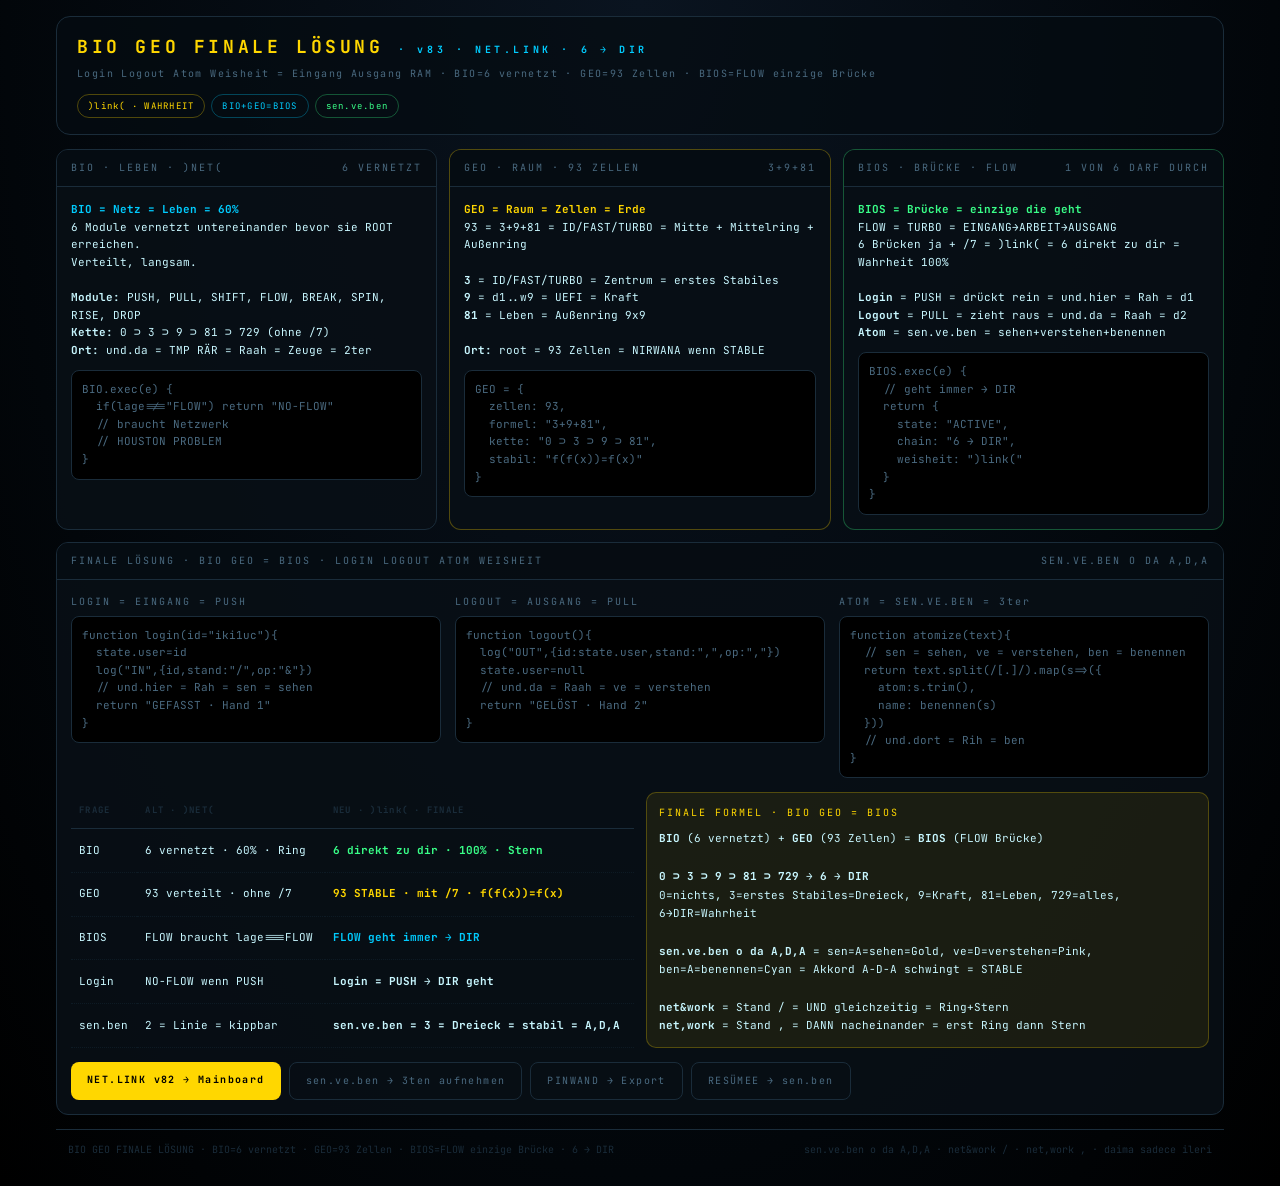
<file: breite.höhe.tiefe.html>
<!doctype html>
<html lang="de">
<head>
<meta charset="utf-8">
<meta name="viewport" content="width=device-width,initial-scale=1">
<title>BIO GEO FINALE LÖSUNG · v83 · NET.LINK</title>
<style>
@import url('https://fonts.googleapis.com/css2?family=JetBrains+Mono:wght@400;700&display=swap');
:root{--bg:#02060a;--fg:#c8f7ff;--dim:#4a6a80;--faint:#1a2c3a;--gold:#ffd700;--cyan:#00ccff;--lime:#39ff88;--pink:#ff7a9e;--violet:#a78bfa;--mono:'JetBrains Mono',monospace}
*{box-sizing:border-box;margin:0;padding:0}
html,body{background:var(--bg);color:var(--fg);font:12px/1.6 var(--mono);min-height:100vh}
body{background:radial-gradient(ellipse at 50% 0%,#0a1420 0%,#02060a 70%,#000 100%)}
.app{max-width:1200px;margin:0 auto;padding:16px}
.hdr{border:1px solid var(--faint);border-radius:14px;padding:16px 20px;background:rgba(5,12,18,0.7);display:flex;justify-content:space-between;flex-wrap:wrap;gap:12px;margin-bottom:14px}
.hdr h1{font-size:18px;letter-spacing:0.2em;color:var(--gold)}
.badge{padding:4px 10px;border-radius:999px;border:1px solid var(--faint);font-size:9px;letter-spacing:0.14em}
.badge.gold{color:var(--gold);border-color:rgba(255,215,0,0.3)}
.badge.cyan{color:var(--cyan);border-color:rgba(0,204,255,0.3)}
.badge.lime{color:var(--lime);border-color:rgba(57,255,136,0.3)}
.grid{display:grid;grid-template-columns:1fr 1fr 1fr;gap:12px}
@media(max-width:1000px){.grid{grid-template-columns:1fr}}
.card{border:1px solid var(--faint);border-radius:12px;background:rgba(8,15,22,0.9);overflow:hidden}
.card-hd{padding:10px 14px;background:rgba(5,12,18,0.8);border-bottom:1px solid var(--faint);font-size:10px;letter-spacing:0.2em;color:var(--dim);text-transform:uppercase;display:flex;justify-content:space-between}
.card-bd{padding:14px}
.table{width:100%;border-collapse:collapse;font-size:11px}
.table th{font-size:9px;color:var(--faint);text-align:left;padding:6px 8px;border-bottom:1px solid var(--faint);letter-spacing:0.14em}
.table td{padding:7px 8px;border-bottom:1px dotted #0d1a24}
.code{background:#000;border:1px solid var(--faint);border-radius:8px;padding:10px;font-size:11px;line-height:1.6;color:var(--dim);white-space:pre-wrap}
.btn{padding:8px 14px;border-radius:8px;border:1px solid var(--faint);background:transparent;color:var(--dim);font:inherit;font-size:10px;letter-spacing:0.14em;cursor:pointer}
.btn.primary{background:var(--gold);color:#000;font-weight:700;border-color:var(--gold)}
.btn.cyan{background:var(--cyan);color:#000;font-weight:700;border-color:var(--cyan)}
</style>
</head>
<body>
<div class="app">
  <div class="hdr">
    <div>
      <h1>BIO GEO FINALE LÖSUNG <small style="font-size:10px;color:var(--cyan)">· v83 · NET.LINK · 6 → DIR</small></h1>
      <div style="font-size:10px;color:var(--dim);margin-top:4px;letter-spacing:0.14em">Login Logout Atom Weisheit = Eingang Ausgang RAM · BIO=6 vernetzt · GEO=93 Zellen · BIOS=FLOW einzige Brücke</div>
    </div>
    <div style="display:flex;gap:6px">
      <span class="badge gold">)link( · WAHRHEIT</span>
      <span class="badge cyan">BIO+GEO=BIOS</span>
      <span class="badge lime">sen.ve.ben</span>
    </div>
  </div>
  <div class="grid">
    <div class="card">
      <div class="card-hd"><span>BIO · Leben · )NET(</span><span>6 vernetzt</span></div>
      <div class="card-bd">
        <div style="font-size:11px;line-height:1.6">
          <b style="color:var(--cyan)">BIO = Netz = Leben = 60%</b><br>
          6 Module vernetzt untereinander bevor sie ROOT erreichen.<br>
          Verteilt, langsam.<br><br>
          <b>Module:</b> PUSH, PULL, SHIFT, FLOW, BREAK, SPIN, RISE, DROP<br>
          <b>Kette:</b> 0 ⊃ 3 ⊃ 9 ⊃ 81 ⊃ 729 (ohne /7)<br>
          <b>Ort:</b> und.da = TMP RÄR = Raah = Zeuge = 2ter
        </div>
        <div class="code" style="margin-top:10px">BIO.exec(e) {
  if(lage!=="FLOW") return "NO-FLOW"
  // braucht Netzwerk
  // HOUSTON PROBLEM
}</div>
      </div>
    </div>
    <div class="card" style="border-color:rgba(255,215,0,0.3)">
      <div class="card-hd"><span>GEO · Raum · 93 Zellen</span><span>3+9+81</span></div>
      <div class="card-bd">
        <div style="font-size:11px;line-height:1.6">
          <b style="color:var(--gold)">GEO = Raum = Zellen = Erde</b><br>
          93 = 3+9+81 = ID/FAST/TURBO = Mitte + Mittelring + Außenring<br><br>
          <b>3</b> = ID/FAST/TURBO = Zentrum = erstes Stabiles<br>
          <b>9</b> = d1..w9 = UEFI = Kraft<br>
          <b>81</b> = Leben = Außenring 9x9<br><br>
          <b>Ort:</b> root = 93 Zellen = NIRWANA wenn STABLE
        </div>
        <div class="code" style="margin-top:10px">GEO = {
  zellen: 93,
  formel: "3+9+81",
  kette: "0 ⊃ 3 ⊃ 9 ⊃ 81",
  stabil: "f(f(x))=f(x)"
}</div>
      </div>
    </div>
    <div class="card" style="border-color:rgba(57,255,136,0.3)">
      <div class="card-hd"><span>BIOS · Brücke · FLOW</span><span>1 von 6 darf durch</span></div>
      <div class="card-bd">
        <div style="font-size:11px;line-height:1.6">
          <b style="color:var(--lime)">BIOS = Brücke = einzige die geht</b><br>
          FLOW = TURBO = EINGANG→ARBEIT→AUSGANG<br>
          6 Brücken ja + /7 = )link( = 6 direkt zu dir = Wahrheit 100%<br><br>
          <b>Login</b> = PUSH = drückt rein = und.hier = Rah = d1<br>
          <b>Logout</b> = PULL = zieht raus = und.da = Raah = d2<br>
          <b>Atom</b> = sen.ve.ben = sehen+verstehen+benennen
        </div>
        <div class="code" style="margin-top:10px">BIOS.exec(e) {
  // geht immer → DIR
  return {
    state: "ACTIVE",
    chain: "6 → DIR",
    weisheit: ")link("
  }
}</div>
      </div>
    </div>
    <div class="card" style="grid-column:1/-1">
      <div class="card-hd"><span>FINALE LÖSUNG · BIO GEO = BIOS · Login Logout Atom Weisheit</span><span>sen.ve.ben o da A,D,A</span></div>
      <div class="card-bd">
        <div style="display:grid;grid-template-columns:1fr 1fr 1fr;gap:14px">
          <div>
            <div style="font-size:10px;letter-spacing:0.2em;color:var(--dim);margin-bottom:6px">LOGIN = EINGANG = PUSH</div>
            <div class="code">function login(id="iki1uc"){
  state.user=id
  log("IN",{id,stand:"/",op:"&"})
  // und.hier = Rah = sen = sehen
  return "GEFASST · Hand 1"
}</div>
          </div>
          <div>
            <div style="font-size:10px;letter-spacing:0.2em;color:var(--dim);margin-bottom:6px">LOGOUT = AUSGANG = PULL</div>
            <div class="code">function logout(){
  log("OUT",{id:state.user,stand:",",op:","})
  state.user=null
  // und.da = Raah = ve = verstehen
  return "GELÖST · Hand 2"
}</div>
          </div>
          <div>
            <div style="font-size:10px;letter-spacing:0.2em;color:var(--dim);margin-bottom:6px">ATOM = SEN.VE.BEN = 3ter</div>
            <div class="code">function atomize(text){
  // sen = sehen, ve = verstehen, ben = benennen
  return text.split(/[.]/).map(s=>({
    atom:s.trim(),
    name: benennen(s)
  }))
  // und.dort = Rih = ben
}</div>
          </div>
        </div>
        <div style="margin-top:14px;display:grid;grid-template-columns:1fr 1fr;gap:12px">
          <table class="table">
            <tr><th>FRAGE</th><th>ALT · )NET(</th><th>NEU · )link( · FINALE</th></tr>
            <tr><td>BIO</td><td>6 vernetzt · 60% · Ring</td><td><b style="color:var(--lime)">6 direkt zu dir · 100% · Stern</b></td></tr>
            <tr><td>GEO</td><td>93 verteilt · ohne /7</td><td><b style="color:var(--gold)">93 STABLE · mit /7 · f(f(x))=f(x)</b></td></tr>
            <tr><td>BIOS</td><td>FLOW braucht lage===FLOW</td><td><b style="color:var(--cyan)">FLOW geht immer → DIR</b></td></tr>
            <tr><td>Login</td><td>NO-FLOW wenn PUSH</td><td><b>Login = PUSH → DIR geht</b></td></tr>
            <tr><td>sen.ben</td><td>2 = Linie = kippbar</td><td><b>sen.ve.ben = 3 = Dreieck = stabil = A,D,A</b></td></tr>
          </table>
          <div style="padding:12px;border-radius:10px;background:rgba(255,215,0,0.08);border:1px solid rgba(255,215,0,0.25)">
            <div style="font-size:10px;letter-spacing:0.2em;color:var(--gold)">FINALE FORMEL · BIO GEO = BIOS</div>
            <div style="font-size:11px;margin-top:8px;line-height:1.7">
              <b>BIO</b> (6 vernetzt) + <b>GEO</b> (93 Zellen) = <b>BIOS</b> (FLOW Brücke)<br><br>
              <b>0 ⊃ 3 ⊃ 9 ⊃ 81 ⊃ 729 → 6 → DIR</b><br>
              0=nichts, 3=erstes Stabiles=Dreieck, 9=Kraft, 81=Leben, 729=alles, 6→DIR=Wahrheit<br><br>
              <b>sen.ve.ben o da A,D,A</b> = sen=A=sehen=Gold, ve=D=verstehen=Pink, ben=A=benennen=Cyan = Akkord A-D-A schwingt = STABLE<br><br>
              <b>net&work</b> = Stand / = UND gleichzeitig = Ring+Stern<br>
              <b>net,work</b> = Stand , = DANN nacheinander = erst Ring dann Stern
            </div>
          </div>
        </div>
        <div style="margin-top:14px;display:flex;gap:8px;flex-wrap:wrap">
          <a href="[data-uri]" style="padding:10px 16px;background:var(--gold);color:#000;border-radius:8px;font-weight:700;font-size:10px;letter-spacing:0.14em;text-decoration:none">NET.LINK v82 → Mainboard</a>
          <a href="[data-uri]" style="padding:10px 16px;border:1px solid var(--faint);border-radius:8px;font-size:10px;letter-spacing:0.14em;text-decoration:none;color:var(--dim)">sen.ve.ben → 3ten aufnehmen</a>
          <a href="[data-uri]" style="padding:10px 16px;border:1px solid var(--faint);border-radius:8px;font-size:10px;letter-spacing:0.14em;text-decoration:none;color:var(--dim)">PINWAND → Export</a>
          <a href="[data-uri]" style="padding:10px 16px;border:1px solid var(--faint);border-radius:8px;font-size:10px;letter-spacing:0.14em;text-decoration:none;color:var(--dim)">RESÜMEE → sen.ben</a>
        </div>
      </div>
    </div>
  </div>
  <div style="margin-top:14px;padding:12px;border-top:1px solid var(--faint);font-size:10px;color:var(--faint);display:flex;justify-content:space-between;flex-wrap:wrap;gap:8px">
    <span>BIO GEO FINALE LÖSUNG · BIO=6 vernetzt · GEO=93 Zellen · BIOS=FLOW einzige Brücke · 6 → DIR</span>
    <span>sen.ve.ben o da A,D,A · net&work / · net,work , · daima sadece ileri</span>
  </div>
</div>
</body>
</html>
</file>
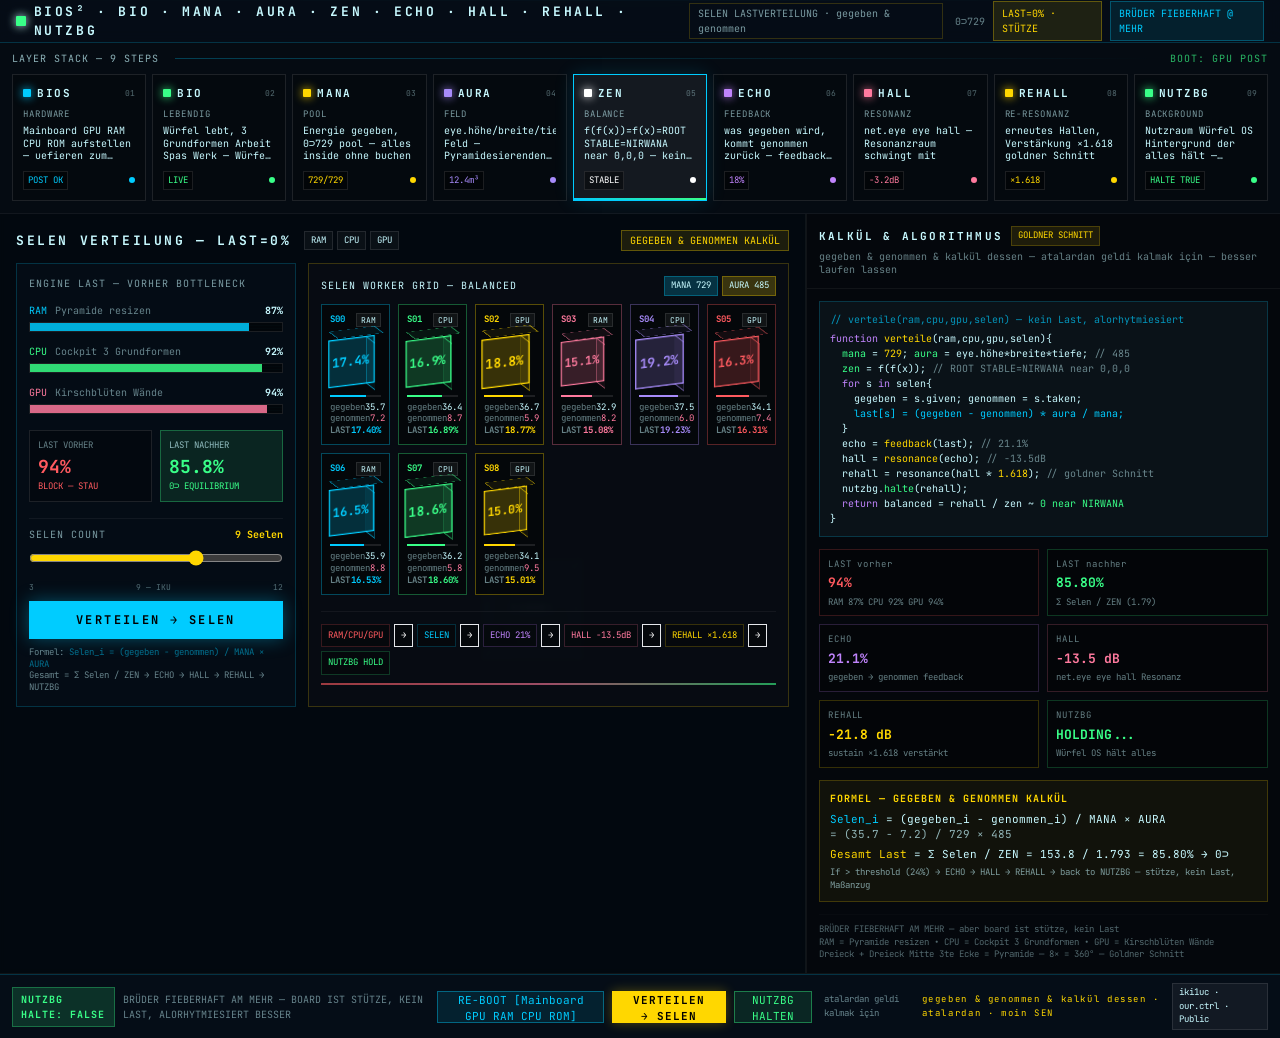
<file: cpu.html>
<!DOCTYPE html>
<html lang="en">
<head>
  <meta charset="UTF-8">
  <meta name="viewport" content="width=device-width, initial-scale=1">
  <title>React Artifact</title>
  <style>*,:after,:before{--tw-border-spacing-x:0;--tw-border-spacing-y:0;--tw-translate-x:0;--tw-translate-y:0;--tw-rotate:0;--tw-skew-x:0;--tw-skew-y:0;--tw-scale-x:1;--tw-scale-y:1;--tw-pan-x: ;--tw-pan-y: ;--tw-pinch-zoom: ;--tw-scroll-snap-strictness:proximity;--tw-gradient-from-position: ;--tw-gradient-via-position: ;--tw-gradient-to-position: ;--tw-ordinal: ;--tw-slashed-zero: ;--tw-numeric-figure: ;--tw-numeric-spacing: ;--tw-numeric-fraction: ;--tw-ring-inset: ;--tw-ring-offset-width:0px;--tw-ring-offset-color:#fff;--tw-ring-color:rgba(59,130,246,.5);--tw-ring-offset-shadow:0 0 #0000;--tw-ring-shadow:0 0 #0000;--tw-shadow:0 0 #0000;--tw-shadow-colored:0 0 #0000;--tw-blur: ;--tw-brightness: ;--tw-contrast: ;--tw-grayscale: ;--tw-hue-rotate: ;--tw-invert: ;--tw-saturate: ;--tw-sepia: ;--tw-drop-shadow: ;--tw-backdrop-blur: ;--tw-backdrop-brightness: ;--tw-backdrop-contrast: ;--tw-backdrop-grayscale: ;--tw-backdrop-hue-rotate: ;--tw-backdrop-invert: ;--tw-backdrop-opacity: ;--tw-backdrop-saturate: ;--tw-backdrop-sepia: ;--tw-contain-size: ;--tw-contain-layout: ;--tw-contain-paint: ;--tw-contain-style: }::backdrop{--tw-border-spacing-x:0;--tw-border-spacing-y:0;--tw-translate-x:0;--tw-translate-y:0;--tw-rotate:0;--tw-skew-x:0;--tw-skew-y:0;--tw-scale-x:1;--tw-scale-y:1;--tw-pan-x: ;--tw-pan-y: ;--tw-pinch-zoom: ;--tw-scroll-snap-strictness:proximity;--tw-gradient-from-position: ;--tw-gradient-via-position: ;--tw-gradient-to-position: ;--tw-ordinal: ;--tw-slashed-zero: ;--tw-numeric-figure: ;--tw-numeric-spacing: ;--tw-numeric-fraction: ;--tw-ring-inset: ;--tw-ring-offset-width:0px;--tw-ring-offset-color:#fff;--tw-ring-color:rgba(59,130,246,.5);--tw-ring-offset-shadow:0 0 #0000;--tw-ring-shadow:0 0 #0000;--tw-shadow:0 0 #0000;--tw-shadow-colored:0 0 #0000;--tw-blur: ;--tw-brightness: ;--tw-contrast: ;--tw-grayscale: ;--tw-hue-rotate: ;--tw-invert: ;--tw-saturate: ;--tw-sepia: ;--tw-drop-shadow: ;--tw-backdrop-blur: ;--tw-backdrop-brightness: ;--tw-backdrop-contrast: ;--tw-backdrop-grayscale: ;--tw-backdrop-hue-rotate: ;--tw-backdrop-invert: ;--tw-backdrop-opacity: ;--tw-backdrop-saturate: ;--tw-backdrop-sepia: ;--tw-contain-size: ;--tw-contain-layout: ;--tw-contain-paint: ;--tw-contain-style: }/*! tailwindcss v3.4.18 | MIT License | https://tailwindcss.com*/*,:after,:before{box-sizing:border-box;border:0 solid #e5e7eb}:after,:before{--tw-content:""}:host,html{line-height:1.5;-webkit-text-size-adjust:100%;-moz-tab-size:4;-o-tab-size:4;tab-size:4;font-family:ui-sans-serif,system-ui,sans-serif,Apple Color Emoji,Segoe UI Emoji,Segoe UI Symbol,Noto Color Emoji;font-feature-settings:normal;font-variation-settings:normal;-webkit-tap-highlight-color:transparent}body{line-height:inherit}hr{height:0;color:inherit;border-top-width:1px}abbr:where([title]){-webkit-text-decoration:underline dotted;text-decoration:underline dotted}h1,h2,h3,h4,h5,h6{font-size:inherit;font-weight:inherit}a{color:inherit;text-decoration:inherit}b,strong{font-weight:bolder}code,kbd,pre,samp{font-family:ui-monospace,SFMono-Regular,Menlo,Monaco,Consolas,Liberation Mono,Courier New,monospace;font-feature-settings:normal;font-variation-settings:normal;font-size:1em}small{font-size:80%}sub,sup{font-size:75%;line-height:0;position:relative;vertical-align:baseline}sub{bottom:-.25em}sup{top:-.5em}table{text-indent:0;border-color:inherit;border-collapse:collapse}button,input,optgroup,select,textarea{font-family:inherit;font-feature-settings:inherit;font-variation-settings:inherit;font-size:100%;font-weight:inherit;line-height:inherit;letter-spacing:inherit;color:inherit;margin:0;padding:0}button,select{text-transform:none}button,input:where([type=button]),input:where([type=reset]),input:where([type=submit]){-webkit-appearance:button;background-color:transparent;background-image:none}:-moz-focusring{outline:auto}:-moz-ui-invalid{box-shadow:none}progress{vertical-align:baseline}::-webkit-inner-spin-button,::-webkit-outer-spin-button{height:auto}[type=search]{-webkit-appearance:textfield;outline-offset:-2px}::-webkit-search-decoration{-webkit-appearance:none}::-webkit-file-upload-button{-webkit-appearance:button;font:inherit}summary{display:list-item}blockquote,dd,dl,figure,h1,h2,h3,h4,h5,h6,hr,p,pre{margin:0}fieldset{margin:0}fieldset,legend{padding:0}menu,ol,ul{list-style:none;margin:0;padding:0}dialog{padding:0}textarea{resize:vertical}input::-moz-placeholder,textarea::-moz-placeholder{opacity:1;color:#9ca3af}input::placeholder,textarea::placeholder{opacity:1;color:#9ca3af}[role=button],button{cursor:pointer}:disabled{cursor:default}audio,canvas,embed,iframe,img,object,svg,video{display:block;vertical-align:middle}img,video{max-width:100%;height:auto}[hidden]:where(:not([hidden=until-found])){display:none}.pointer-events-none{pointer-events:none}.absolute{position:absolute}.relative{position:relative}.sticky{position:sticky}.inset-0{inset:0}.bottom-0{bottom:0}.left-0{left:0}.left-1\/2{left:50%}.left-\[38\%\]{left:38%}.right-0{right:0}.top-0{top:0}.top-1\/2{top:50%}.top-\[46\%\]{top:46%}.z-30{z-index:30}.z-40{z-index:40}.mb-1{margin-bottom:.25rem}.mb-1\.5{margin-bottom:.375rem}.mb-2{margin-bottom:.5rem}.mb-3{margin-bottom:.75rem}.ml-2{margin-left:.5rem}.ml-auto{margin-left:auto}.mt-0\.5{margin-top:.125rem}.mt-1{margin-top:.25rem}.mt-2{margin-top:.5rem}.mt-4{margin-top:1rem}.line-clamp-3{overflow:hidden;display:-webkit-box;-webkit-box-orient:vertical;-webkit-line-clamp:3}.flex{display:flex}.grid{display:grid}.hidden{display:none}.h-1\.5{height:.375rem}.h-2{height:.5rem}.h-\[10px\]{height:10px}.h-\[1px\]{height:1px}.h-\[2px\]{height:2px}.h-\[32px\]{height:32px}.h-\[38px\]{height:38px}.h-\[42px\]{height:42px}.h-\[64px\]{height:64px}.h-\[92px\]{height:92px}.h-auto{height:auto}.h-full{height:100%}.h-px{height:1px}.min-h-\[36px\]{min-height:36px}.min-h-screen{min-height:100vh}.w-1\.5{width:.375rem}.w-2{width:.5rem}.w-\[10px\]{width:10px}.w-\[38px\]{width:38px}.w-\[92px\]{width:92px}.w-full{width:100%}.flex-1{flex:1 1 0%}.-translate-x-1\/2{--tw-translate-x:-50%}.-translate-x-1\/2,.-translate-y-1\/2{transform:translate(var(--tw-translate-x),var(--tw-translate-y)) rotate(var(--tw-rotate)) skewX(var(--tw-skew-x)) skewY(var(--tw-skew-y)) scaleX(var(--tw-scale-x)) scaleY(var(--tw-scale-y))}.-translate-y-1\/2{--tw-translate-y:-50%}.transform{transform:translate(var(--tw-translate-x),var(--tw-translate-y)) rotate(var(--tw-rotate)) skewX(var(--tw-skew-x)) skewY(var(--tw-skew-y)) scaleX(var(--tw-scale-x)) scaleY(var(--tw-scale-y))}@keyframes pulse{50%{opacity:.5}}.animate-pulse{animation:pulse 2s cubic-bezier(.4,0,.6,1) infinite}.cursor-pointer{cursor:pointer}.grid-cols-1{grid-template-columns:repeat(1,minmax(0,1fr))}.grid-cols-2{grid-template-columns:repeat(2,minmax(0,1fr))}.flex-col{flex-direction:column}.flex-wrap{flex-wrap:wrap}.place-items-center{place-items:center}.items-start{align-items:flex-start}.items-center{align-items:center}.justify-between{justify-content:space-between}.gap-0{gap:0}.gap-1{gap:.25rem}.gap-1\.5{gap:.375rem}.gap-2{gap:.5rem}.gap-3{gap:.75rem}.space-y-0\.5>:not([hidden])~:not([hidden]){--tw-space-y-reverse:0;margin-top:calc(.125rem*(1 - var(--tw-space-y-reverse)));margin-bottom:calc(.125rem*var(--tw-space-y-reverse))}.space-y-1>:not([hidden])~:not([hidden]){--tw-space-y-reverse:0;margin-top:calc(.25rem*(1 - var(--tw-space-y-reverse)));margin-bottom:calc(.25rem*var(--tw-space-y-reverse))}.space-y-1\.5>:not([hidden])~:not([hidden]){--tw-space-y-reverse:0;margin-top:calc(.375rem*(1 - var(--tw-space-y-reverse)));margin-bottom:calc(.375rem*var(--tw-space-y-reverse))}.space-y-2>:not([hidden])~:not([hidden]){--tw-space-y-reverse:0;margin-top:calc(.5rem*(1 - var(--tw-space-y-reverse)));margin-bottom:calc(.5rem*var(--tw-space-y-reverse))}.space-y-3>:not([hidden])~:not([hidden]){--tw-space-y-reverse:0;margin-top:calc(.75rem*(1 - var(--tw-space-y-reverse)));margin-bottom:calc(.75rem*var(--tw-space-y-reverse))}.space-y-4>:not([hidden])~:not([hidden]){--tw-space-y-reverse:0;margin-top:calc(1rem*(1 - var(--tw-space-y-reverse)));margin-bottom:calc(1rem*var(--tw-space-y-reverse))}.overflow-auto{overflow:auto}.overflow-hidden{overflow:hidden}.overflow-x-clip{overflow-x:clip}.rounded-\[1px\]{border-radius:1px}.rounded-full{border-radius:9999px}.border{border-width:1px}.border-b{border-bottom-width:1px}.border-l{border-left-width:1px}.border-r{border-right-width:1px}.border-t{border-top-width:1px}.border-\[\#00ccff\]{--tw-border-opacity:1;border-color:rgb(0 204 255/var(--tw-border-opacity,1))}.border-\[\#00ccff\]\/20{border-color:rgba(0,204,255,.2)}.border-\[\#00ccff\]\/30{border-color:rgba(0,204,255,.3)}.border-\[\#00ccff\]\/40{border-color:rgba(0,204,255,.4)}.border-\[\#39ff88\]\/30{border-color:rgba(57,255,136,.3)}.border-\[\#39ff88\]\/40{border-color:rgba(57,255,136,.4)}.border-\[\#ffd700\]{--tw-border-opacity:1;border-color:rgb(255 215 0/var(--tw-border-opacity,1))}.border-\[\#ffd700\]\/20{border-color:rgba(255,215,0,.2)}.border-\[\#ffd700\]\/30{border-color:rgba(255,215,0,.3)}.border-white\/10{border-color:hsla(0,0%,100%,.1)}.border-white\/5{border-color:hsla(0,0%,100%,.05)}.bg-\[\#00ccff\]{--tw-bg-opacity:1;background-color:rgb(0 204 255/var(--tw-bg-opacity,1))}.bg-\[\#00ccff\]\/10{background-color:rgba(0,204,255,.1)}.bg-\[\#00ccff\]\/20{background-color:rgba(0,204,255,.2)}.bg-\[\#02060a\]{--tw-bg-opacity:1;background-color:rgb(2 6 10/var(--tw-bg-opacity,1))}.bg-\[\#030a12\]\/70{background-color:rgba(3,10,18,.7)}.bg-\[\#05080d\]\/80{background-color:rgba(5,8,13,.8)}.bg-\[\#060e18\]\/80{background-color:rgba(6,14,24,.8)}.bg-\[\#060e18\]\/90{background-color:rgba(6,14,24,.9)}.bg-\[\#060e18\]\/95{background-color:rgba(6,14,24,.95)}.bg-\[\#080f18\]\/60{background-color:rgba(8,15,24,.6)}.bg-\[\#0a0e14\]\/60{background-color:rgba(10,14,20,.6)}.bg-\[\#0a1218\]{--tw-bg-opacity:1;background-color:rgb(10 18 24/var(--tw-bg-opacity,1))}.bg-\[\#39ff88\]{--tw-bg-opacity:1;background-color:rgb(57 255 136/var(--tw-bg-opacity,1))}.bg-\[\#39ff88\]\/10{background-color:rgba(57,255,136,.1)}.bg-\[\#39ff88\]\/15{background-color:rgba(57,255,136,.15)}.bg-\[\#ffd700\]{--tw-bg-opacity:1;background-color:rgb(255 215 0/var(--tw-bg-opacity,1))}.bg-\[\#ffd700\]\/10{background-color:rgba(255,215,0,.1)}.bg-\[\#ffd700\]\/20{background-color:rgba(255,215,0,.2)}.bg-\[\#ffd700\]\/5{background-color:rgba(255,215,0,.05)}.bg-black\/20{background-color:rgba(0,0,0,.2)}.bg-black\/30{background-color:rgba(0,0,0,.3)}.bg-black\/40{background-color:rgba(0,0,0,.4)}.bg-black\/50{background-color:rgba(0,0,0,.5)}.bg-white\/10{background-color:hsla(0,0%,100%,.1)}.bg-white\/5{background-color:hsla(0,0%,100%,.05)}.bg-white\/\[0\.03\]{background-color:hsla(0,0%,100%,.03)}.bg-white\/\[0\.06\]{background-color:hsla(0,0%,100%,.06)}.bg-gradient-to-r{background-image:linear-gradient(to right,var(--tw-gradient-stops))}.from-\[\#00ccff\]{--tw-gradient-from:#0cf var(--tw-gradient-from-position);--tw-gradient-to:rgba(0,204,255,0) var(--tw-gradient-to-position);--tw-gradient-stops:var(--tw-gradient-from),var(--tw-gradient-to)}.from-\[\#00ccff\]\/40{--tw-gradient-from:rgba(0,204,255,.4) var(--tw-gradient-from-position);--tw-gradient-to:rgba(0,204,255,0) var(--tw-gradient-to-position);--tw-gradient-stops:var(--tw-gradient-from),var(--tw-gradient-to)}.from-\[\#ff5a5f\]{--tw-gradient-from:#ff5a5f var(--tw-gradient-from-position);--tw-gradient-to:rgba(255,90,95,0) var(--tw-gradient-to-position);--tw-gradient-stops:var(--tw-gradient-from),var(--tw-gradient-to)}.from-transparent{--tw-gradient-from:transparent var(--tw-gradient-from-position);--tw-gradient-to:transparent var(--tw-gradient-to-position);--tw-gradient-stops:var(--tw-gradient-from),var(--tw-gradient-to)}.via-\[\#00ccff\]{--tw-gradient-to:rgba(0,204,255,0) var(--tw-gradient-to-position);--tw-gradient-stops:var(--tw-gradient-from),#0cf var(--tw-gradient-via-position),var(--tw-gradient-to)}.via-\[\#00ccff\]\/50{--tw-gradient-to:rgba(0,204,255,0) var(--tw-gradient-to-position);--tw-gradient-stops:var(--tw-gradient-from),rgba(0,204,255,.5) var(--tw-gradient-via-position),var(--tw-gradient-to)}.via-\[\#ff7a9e\]{--tw-gradient-to:rgba(255,122,158,0) var(--tw-gradient-to-position);--tw-gradient-stops:var(--tw-gradient-from),#ff7a9e var(--tw-gradient-via-position),var(--tw-gradient-to)}.to-\[\#39ff88\]{--tw-gradient-to:#39ff88 var(--tw-gradient-to-position)}.to-transparent{--tw-gradient-to:transparent var(--tw-gradient-to-position)}.p-2{padding:.5rem}.p-2\.5{padding:.625rem}.p-3{padding:.75rem}.px-1{padding-left:.25rem;padding-right:.25rem}.px-1\.5{padding-left:.375rem;padding-right:.375rem}.px-2{padding-left:.5rem;padding-right:.5rem}.px-3{padding-left:.75rem;padding-right:.75rem}.px-4{padding-left:1rem;padding-right:1rem}.py-0\.5{padding-top:.125rem;padding-bottom:.125rem}.py-1{padding-top:.25rem;padding-bottom:.25rem}.py-2{padding-top:.5rem;padding-bottom:.5rem}.pb-3{padding-bottom:.75rem}.pl-3{padding-left:.75rem}.pl-6{padding-left:1.5rem}.pt-1{padding-top:.25rem}.pt-2{padding-top:.5rem}.pt-3{padding-top:.75rem}.text-left{text-align:left}.font-mono{font-family:ui-monospace,SFMono-Regular,Menlo,Monaco,Consolas,Liberation Mono,Courier New,monospace}.text-\[10px\]{font-size:10px}.text-\[11px\]{font-size:11px}.text-\[12px\]{font-size:12px}.text-\[13px\]{font-size:13px}.text-\[18px\]{font-size:18px}.text-\[8px\]{font-size:8px}.text-\[9px\]{font-size:9px}.font-bold{font-weight:700}.leading-\[1\.1\]{line-height:1.1}.leading-\[1\.25\]{line-height:1.25}.leading-\[1\.2\]{line-height:1.2}.leading-\[1\.3\]{line-height:1.3}.leading-\[1\.4\]{line-height:1.4}.leading-\[1\.5\]{line-height:1.5}.tracking-\[0\.14em\]{letter-spacing:.14em}.tracking-\[0\.18em\]{letter-spacing:.18em}.tracking-\[0\.1em\]{letter-spacing:.1em}.tracking-\[0\.2em\]{letter-spacing:.2em}.tracking-widest{letter-spacing:.1em}.text-\[\#00ccff\]{--tw-text-opacity:1;color:rgb(0 204 255/var(--tw-text-opacity,1))}.text-\[\#39ff88\]{--tw-text-opacity:1;color:rgb(57 255 136/var(--tw-text-opacity,1))}.text-\[\#c084fc\]{--tw-text-opacity:1;color:rgb(192 132 252/var(--tw-text-opacity,1))}.text-\[\#c7f9ff\]{--tw-text-opacity:1;color:rgb(199 249 255/var(--tw-text-opacity,1))}.text-\[\#ff5a5f\]{--tw-text-opacity:1;color:rgb(255 90 95/var(--tw-text-opacity,1))}.text-\[\#ff7a9e\]{--tw-text-opacity:1;color:rgb(255 122 158/var(--tw-text-opacity,1))}.text-\[\#ffd700\]{--tw-text-opacity:1;color:rgb(255 215 0/var(--tw-text-opacity,1))}.text-black{--tw-text-opacity:1;color:rgb(0 0 0/var(--tw-text-opacity,1))}.accent-\[\#ffd700\]{accent-color:gold}.opacity-0{opacity:0}.opacity-100{opacity:1}.opacity-40{opacity:.4}.opacity-50{opacity:.5}.opacity-60{opacity:.6}.opacity-70{opacity:.7}.opacity-\[0\.04\]{opacity:.04}.opacity-\[0\.18\]{opacity:.18}.shadow-\[0_0_12px_rgba\(255\2c 215\2c 0\2c 0\.3\)\]{--tw-shadow:0 0 12px rgba(255,215,0,.3);--tw-shadow-colored:0 0 12px var(--tw-shadow-color);box-shadow:var(--tw-ring-offset-shadow,0 0 #0000),var(--tw-ring-shadow,0 0 #0000),var(--tw-shadow)}.shadow-\[0_0_18px_rgba\(0\2c 204\2c 255\2c 0\.15\)\]{--tw-shadow:0 0 18px rgba(0,204,255,.15);--tw-shadow-colored:0 0 18px var(--tw-shadow-color);box-shadow:var(--tw-ring-offset-shadow,0 0 #0000),var(--tw-ring-shadow,0 0 #0000),var(--tw-shadow)}.shadow-\[0_0_18px_rgba\(0\2c 204\2c 255\2c 0\.35\)\]{--tw-shadow:0 0 18px rgba(0,204,255,.35);--tw-shadow-colored:0 0 18px var(--tw-shadow-color);box-shadow:var(--tw-ring-offset-shadow,0 0 #0000),var(--tw-ring-shadow,0 0 #0000),var(--tw-shadow)}.blur{--tw-blur:blur(8px);filter:var(--tw-blur) var(--tw-brightness) var(--tw-contrast) var(--tw-grayscale) var(--tw-hue-rotate) var(--tw-invert) var(--tw-saturate) var(--tw-sepia) var(--tw-drop-shadow)}.backdrop-blur{--tw-backdrop-blur:blur(8px)}.backdrop-blur,.backdrop-blur-\[2px\]{backdrop-filter:var(--tw-backdrop-blur) var(--tw-backdrop-brightness) var(--tw-backdrop-contrast) var(--tw-backdrop-grayscale) var(--tw-backdrop-hue-rotate) var(--tw-backdrop-invert) var(--tw-backdrop-opacity) var(--tw-backdrop-saturate) var(--tw-backdrop-sepia)}.backdrop-blur-\[2px\]{--tw-backdrop-blur:blur(2px)}.backdrop-filter{backdrop-filter:var(--tw-backdrop-blur) var(--tw-backdrop-brightness) var(--tw-backdrop-contrast) var(--tw-backdrop-grayscale) var(--tw-backdrop-hue-rotate) var(--tw-backdrop-invert) var(--tw-backdrop-opacity) var(--tw-backdrop-saturate) var(--tw-backdrop-sepia)}.transition-all{transition-property:all;transition-timing-function:cubic-bezier(.4,0,.2,1);transition-duration:.15s}.transition-colors{transition-property:color,background-color,border-color,text-decoration-color,fill,stroke;transition-timing-function:cubic-bezier(.4,0,.2,1);transition-duration:.15s}.transition-opacity{transition-property:opacity;transition-timing-function:cubic-bezier(.4,0,.2,1);transition-duration:.15s}.duration-300{transition-duration:.3s}#root,body,html{min-height:100%}body{margin:0;font-family:ui-sans-serif,system-ui,-apple-system,BlinkMacSystemFont,Segoe UI,sans-serif}[role=button]:not([aria-disabled=true]),button:not(:disabled),label[for],select:not(:disabled),summary{cursor:pointer}.selection\:bg-\[\#00ccff\]\/30 ::-moz-selection{background-color:rgba(0,204,255,.3)}.selection\:bg-\[\#00ccff\]\/30 ::selection{background-color:rgba(0,204,255,.3)}.selection\:bg-\[\#00ccff\]\/30::-moz-selection{background-color:rgba(0,204,255,.3)}.selection\:bg-\[\#00ccff\]\/30::selection{background-color:rgba(0,204,255,.3)}.hover\:border-white\/20:hover{border-color:hsla(0,0%,100%,.2)}.hover\:bg-\[\#00ccff\]\/20:hover{background-color:rgba(0,204,255,.2)}.hover\:bg-\[\#33d9ff\]:hover{--tw-bg-opacity:1;background-color:rgb(51 217 255/var(--tw-bg-opacity,1))}.hover\:bg-\[\#39ff88\]\/20:hover{background-color:rgba(57,255,136,.2)}.hover\:bg-\[\#ffea60\]:hover{--tw-bg-opacity:1;background-color:rgb(255 234 96/var(--tw-bg-opacity,1))}.hover\:bg-white\/\[0\.03\]:hover{background-color:hsla(0,0%,100%,.03)}.hover\:bg-white\/\[0\.04\]:hover{background-color:hsla(0,0%,100%,.04)}@media (min-width:640px){.sm\:grid-cols-3{grid-template-columns:repeat(3,minmax(0,1fr))}}@media (min-width:768px){.md\:inline{display:inline}.md\:h-\[64px\]{height:64px}.md\:grid-cols-\[280px_1fr\]{grid-template-columns:280px 1fr}.md\:flex-row{flex-direction:row}.md\:items-center{align-items:center}.md\:gap-3{gap:.75rem}.md\:p-4{padding:1rem}.md\:px-3{padding-left:.75rem;padding-right:.75rem}.md\:px-4{padding-left:1rem;padding-right:1rem}.md\:py-0{padding-top:0;padding-bottom:0}}@media (min-width:1024px){.lg\:inline{display:inline}.lg\:grid-cols-9{grid-template-columns:repeat(9,minmax(0,1fr))}.lg\:grid-cols-\[1\.7fr_1fr\]{grid-template-columns:1.7fr 1fr}}</style>
</head>
<body>
  <div id="root"></div>
  
  <script type="module">var Yc=Object.create;var{getPrototypeOf:Zc,defineProperty:Ol,getOwnPropertyNames:Xc}=Object;var Jc=Object.prototype.hasOwnProperty;var gt=(e,t,n)=>{n=e!=null?Yc(Zc(e)):{};let r=t||!e||!e.__esModule?Ol(n,"default",{value:e,enumerable:!0}):n;for(let l of Xc(e))if(!Jc.call(r,l))Ol(r,l,{get:()=>e[l],enumerable:!0});return r};var fr=(e,t)=>()=>(t||e((t={exports:{}}).exports,t),t.exports);var qc=(e,t)=>{for(var n in t)Ol(e,n,{get:t[n],enumerable:!0,configurable:!0,set:(r)=>t[n]=()=>r})};var jc=(e,t)=>()=>(e&&(t=e(e=0)),t);var vn=fr((vf)=>{var mn=Symbol.for("react.element"),bc=Symbol.for("react.portal"),ef=Symbol.for("react.fragment"),tf=Symbol.for("react.strict_mode"),nf=Symbol.for("react.profiler"),rf=Symbol.for("react.provider"),lf=Symbol.for("react.context"),of=Symbol.for("react.forward_ref"),uf=Symbol.for("react.suspense"),af=Symbol.for("react.memo"),sf=Symbol.for("react.lazy"),ou=Symbol.iterator;function cf(e){if(e===null||typeof e!=="object")return null;return e=ou&&e[ou]||e["@@iterator"],typeof e==="function"?e:null}var au={isMounted:function(){return!1},enqueueForceUpdate:function(){},enqueueReplaceState:function(){},enqueueSetState:function(){}},su=Object.assign,cu={};function Ot(e,t,n){this.props=e,this.context=t,this.refs=cu,this.updater=n||au}Ot.prototype.isReactComponent={};Ot.prototype.setState=function(e,t){if(typeof e!=="object"&&typeof e!=="function"&&e!=null)throw Error("setState(...): takes an object of state variables to update or a function which returns an object of state variables.");this.updater.enqueueSetState(this,e,t,"setState")};Ot.prototype.forceUpdate=function(e){this.updater.enqueueForceUpdate(this,e,"forceUpdate")};function fu(){}fu.prototype=Ot.prototype;function Fl(e,t,n){this.props=e,this.context=t,this.refs=cu,this.updater=n||au}var Ul=Fl.prototype=new fu;Ul.constructor=Fl;su(Ul,Ot.prototype);Ul.isPureReactComponent=!0;var iu=Array.isArray,du=Object.prototype.hasOwnProperty,Dl={current:null},pu={key:!0,ref:!0,__self:!0,__source:!0};function mu(e,t,n){var r,l={},o=null,i=null;if(t!=null)for(r in t.ref!==void 0&&(i=t.ref),t.key!==void 0&&(o=""+t.key),t)du.call(t,r)&&!pu.hasOwnProperty(r)&&(l[r]=t[r]);var u=arguments.length-2;if(u===1)l.children=n;else if(1<u){for(var a=Array(u),c=0;c<u;c++)a[c]=arguments[c+2];l.children=a}if(e&&e.defaultProps)for(r in u=e.defaultProps,u)l[r]===void 0&&(l[r]=u[r]);return{$$typeof:mn,type:e,key:o,ref:i,props:l,_owner:Dl.current}}function ff(e,t){return{$$typeof:mn,type:e.type,key:t,ref:e.ref,props:e.props,_owner:e._owner}}function Bl(e){return typeof e==="object"&&e!==null&&e.$$typeof===mn}function df(e){var t={"=":"=0",":":"=2"};return"$"+e.replace(/[=:]/g,function(n){return t[n]})}var uu=/\/+/g;function Al(e,t){return typeof e==="object"&&e!==null&&e.key!=null?df(""+e.key):t.toString(36)}function pr(e,t,n,r,l){var o=typeof e;if(o==="undefined"||o==="boolean")e=null;var i=!1;if(e===null)i=!0;else switch(o){case"string":case"number":i=!0;break;case"object":switch(e.$$typeof){case mn:case bc:i=!0}}if(i)return i=e,l=l(i),e=r===""?"."+Al(i,0):r,iu(l)?(n="",e!=null&&(n=e.replace(uu,"$&/")+"/"),pr(l,t,n,"",function(c){return c})):l!=null&&(Bl(l)&&(l=ff(l,n+(!l.key||i&&i.key===l.key?"":(""+l.key).replace(uu,"$&/")+"/")+e)),t.push(l)),1;if(i=0,r=r===""?".":r+":",iu(e))for(var u=0;u<e.length;u++){o=e[u];var a=r+Al(o,u);i+=pr(o,t,n,a,l)}else if(a=cf(e),typeof a==="function")for(e=a.call(e),u=0;!(o=e.next()).done;)o=o.value,a=r+Al(o,u++),i+=pr(o,t,n,a,l);else if(o==="object")throw t=String(e),Error("Objects are not valid as a React child (found: "+(t==="[object Object]"?"object with keys {"+Object.keys(e).join(", ")+"}":t)+"). If you meant to render a collection of children, use an array instead.");return i}function dr(e,t,n){if(e==null)return e;var r=[],l=0;return pr(e,r,"","",function(o){return t.call(n,o,l++)}),r}function pf(e){if(e._status===-1){var t=e._result;t=t(),t.then(function(n){if(e._status===0||e._status===-1)e._status=1,e._result=n},function(n){if(e._status===0||e._status===-1)e._status=2,e._result=n}),e._status===-1&&(e._status=0,e._result=t)}if(e._status===1)return e._result.default;throw e._result}var oe={current:null},mr={transition:null},mf={ReactCurrentDispatcher:oe,ReactCurrentBatchConfig:mr,ReactCurrentOwner:Dl};function vu(){throw Error("act(...) is not supported in production builds of React.")}vf.Children={map:dr,forEach:function(e,t,n){dr(e,function(){t.apply(this,arguments)},n)},count:function(e){var t=0;return dr(e,function(){t++}),t},toArray:function(e){return dr(e,function(t){return t})||[]},only:function(e){if(!Bl(e))throw Error("React.Children.only expected to receive a single React element child.");return e}};vf.Component=Ot;vf.Fragment=ef;vf.Profiler=nf;vf.PureComponent=Fl;vf.StrictMode=tf;vf.Suspense=uf;vf.__SECRET_INTERNALS_DO_NOT_USE_OR_YOU_WILL_BE_FIRED=mf;vf.act=vu;vf.cloneElement=function(e,t,n){if(e===null||e===void 0)throw Error("React.cloneElement(...): The argument must be a React element, but you passed "+e+".");var r=su({},e.props),l=e.key,o=e.ref,i=e._owner;if(t!=null){if(t.ref!==void 0&&(o=t.ref,i=Dl.current),t.key!==void 0&&(l=""+t.key),e.type&&e.type.defaultProps)var u=e.type.defaultProps;for(a in t)du.call(t,a)&&!pu.hasOwnProperty(a)&&(r[a]=t[a]===void 0&&u!==void 0?u[a]:t[a])}var a=arguments.length-2;if(a===1)r.children=n;else if(1<a){u=Array(a);for(var c=0;c<a;c++)u[c]=arguments[c+2];r.children=u}return{$$typeof:mn,type:e.type,key:l,ref:o,props:r,_owner:i}};vf.createContext=function(e){return e={$$typeof:lf,_currentValue:e,_currentValue2:e,_threadCount:0,Provider:null,Consumer:null,_defaultValue:null,_globalName:null},e.Provider={$$typeof:rf,_context:e},e.Consumer=e};vf.createElement=mu;vf.createFactory=function(e){var t=mu.bind(null,e);return t.type=e,t};vf.createRef=function(){return{current:null}};vf.forwardRef=function(e){return{$$typeof:of,render:e}};vf.isValidElement=Bl;vf.lazy=function(e){return{$$typeof:sf,_payload:{_status:-1,_result:e},_init:pf}};vf.memo=function(e,t){return{$$typeof:af,type:e,compare:t===void 0?null:t}};vf.startTransition=function(e){var t=mr.transition;mr.transition={};try{e()}finally{mr.transition=t}};vf.unstable_act=vu;vf.useCallback=function(e,t){return oe.current.useCallback(e,t)};vf.useContext=function(e){return oe.current.useContext(e)};vf.useDebugValue=function(){};vf.useDeferredValue=function(e){return oe.current.useDeferredValue(e)};vf.useEffect=function(e,t){return oe.current.useEffect(e,t)};vf.useId=function(){return oe.current.useId()};vf.useImperativeHandle=function(e,t,n){return oe.current.useImperativeHandle(e,t,n)};vf.useInsertionEffect=function(e,t){return oe.current.useInsertionEffect(e,t)};vf.useLayoutEffect=function(e,t){return oe.current.useLayoutEffect(e,t)};vf.useMemo=function(e,t){return oe.current.useMemo(e,t)};vf.useReducer=function(e,t,n){return oe.current.useReducer(e,t,n)};vf.useRef=function(e){return oe.current.useRef(e)};vf.useState=function(e){return oe.current.useState(e)};vf.useSyncExternalStore=function(e,t,n){return oe.current.useSyncExternalStore(e,t,n)};vf.useTransition=function(){return oe.current.useTransition()};vf.version="18.3.1"});var Nu=fr((bf)=>{function $l(e,t){var n=e.length;e.push(t);e:for(;0<n;){var r=n-1>>>1,l=e[r];if(0<vr(l,t))e[r]=t,e[n]=l,n=r;else break e}}function _e(e){return e.length===0?null:e[0]}function wr(e){if(e.length===0)return null;var t=e[0],n=e.pop();if(n!==t){e[0]=n;e:for(var r=0,l=e.length,o=l>>>1;r<o;){var i=2*(r+1)-1,u=e[i],a=i+1,c=e[a];if(0>vr(u,n))a<l&&0>vr(c,u)?(e[r]=c,e[a]=n,r=a):(e[r]=u,e[i]=n,r=i);else if(a<l&&0>vr(c,n))e[r]=c,e[a]=n,r=a;else break e}}return t}function vr(e,t){var n=e.sortIndex-t.sortIndex;return n!==0?n:e.id-t.id}if(typeof performance==="object"&&typeof performance.now==="function")Vl=performance,bf.unstable_now=function(){return Vl.now()};else hr=Date,Wl=hr.now(),bf.unstable_now=function(){return hr.now()-Wl};var Vl,hr,Wl,Oe=[],Je=[],jf=1,ye=null,ee=3,kr=!1,yt=!1,gn=!1,gu=typeof setTimeout==="function"?setTimeout:null,yu=typeof clearTimeout==="function"?clearTimeout:null,hu=typeof setImmediate<"u"?setImmediate:null;typeof navigator<"u"&&navigator.scheduling!==void 0&&navigator.scheduling.isInputPending!==void 0&&navigator.scheduling.isInputPending.bind(navigator.scheduling);function Ql(e){for(var t=_e(Je);t!==null;){if(t.callback===null)wr(Je);else if(t.startTime<=e)wr(Je),t.sortIndex=t.expirationTime,$l(Oe,t);else break;t=_e(Je)}}function Kl(e){if(gn=!1,Ql(e),!yt)if(_e(Oe)!==null)yt=!0,Zl(Yl);else{var t=_e(Je);t!==null&&Xl(Kl,t.startTime-e)}}function Yl(e,t){yt=!1,gn&&(gn=!1,yu(yn),yn=-1),kr=!0;var n=ee;try{Ql(t);for(ye=_e(Oe);ye!==null&&(!(ye.expirationTime>t)||e&&!Su());){var r=ye.callback;if(typeof r==="function"){ye.callback=null,ee=ye.priorityLevel;var l=r(ye.expirationTime<=t);t=bf.unstable_now(),typeof l==="function"?ye.callback=l:ye===_e(Oe)&&wr(Oe),Ql(t)}else wr(Oe);ye=_e(Oe)}if(ye!==null)var o=!0;else{var i=_e(Je);i!==null&&Xl(Kl,i.startTime-t),o=!1}return o}finally{ye=null,ee=n,kr=!1}}var Sr=!1,gr=null,yn=-1,wu=5,ku=-1;function Su(){return bf.unstable_now()-ku<wu?!1:!0}function Hl(){if(gr!==null){var e=bf.unstable_now();ku=e;var t=!0;try{t=gr(!0,e)}finally{t?hn():(Sr=!1,gr=null)}}else Sr=!1}var hn;if(typeof hu==="function")hn=function(){hu(Hl)};else if(typeof MessageChannel<"u")yr=new MessageChannel,Gl=yr.port2,yr.port1.onmessage=Hl,hn=function(){Gl.postMessage(null)};else hn=function(){gu(Hl,0)};var yr,Gl;function Zl(e){gr=e,Sr||(Sr=!0,hn())}function Xl(e,t){yn=gu(function(){e(bf.unstable_now())},t)}bf.unstable_IdlePriority=5;bf.unstable_ImmediatePriority=1;bf.unstable_LowPriority=4;bf.unstable_NormalPriority=3;bf.unstable_Profiling=null;bf.unstable_UserBlockingPriority=2;bf.unstable_cancelCallback=function(e){e.callback=null};bf.unstable_continueExecution=function(){yt||kr||(yt=!0,Zl(Yl))};bf.unstable_forceFrameRate=function(e){0>e||125<e?console.error("forceFrameRate takes a positive int between 0 and 125, forcing frame rates higher than 125 fps is not supported"):wu=0<e?Math.floor(1000/e):5};bf.unstable_getCurrentPriorityLevel=function(){return ee};bf.unstable_getFirstCallbackNode=function(){return _e(Oe)};bf.unstable_next=function(e){switch(ee){case 1:case 2:case 3:var t=3;break;default:t=ee}var n=ee;ee=t;try{return e()}finally{ee=n}};bf.unstable_pauseExecution=function(){};bf.unstable_requestPaint=function(){};bf.unstable_runWithPriority=function(e,t){switch(e){case 1:case 2:case 3:case 4:case 5:break;default:e=3}var n=ee;ee=e;try{return t()}finally{ee=n}};bf.unstable_scheduleCallback=function(e,t,n){var r=bf.unstable_now();switch(typeof n==="object"&&n!==null?(n=n.delay,n=typeof n==="number"&&0<n?r+n:r):n=r,e){case 1:var l=-1;break;case 2:l=250;break;case 5:l=1073741823;break;case 4:l=1e4;break;default:l=5000}return l=n+l,e={id:jf++,callback:t,priorityLevel:e,startTime:n,expirationTime:l,sortIndex:-1},n>r?(e.sortIndex=n,$l(Je,e),_e(Oe)===null&&e===_e(Je)&&(gn?(yu(yn),yn=-1):gn=!0,Xl(Kl,n-r))):(e.sortIndex=l,$l(Oe,e),yt||kr||(yt=!0,Zl(Yl))),e};bf.unstable_shouldYield=Su;bf.unstable_wrapCallback=function(e){var t=ee;return function(){var n=ee;ee=t;try{return e.apply(this,arguments)}finally{ee=n}}}});var nu={};qc(nu,{version:()=>Fc,unstable_renderSubtreeIntoContainer:()=>Ac,unstable_batchedUpdates:()=>Oc,unmountComponentAtNode:()=>Ic,render:()=>Mc,hydrateRoot:()=>zc,hydrate:()=>Rc,flushSync:()=>Tc,findDOMNode:()=>Pc,createRoot:()=>Lc,createPortal:()=>_c,__SECRET_INTERNALS_DO_NOT_USE_OR_YOU_WILL_BE_FIRED:()=>Cc});function y(e){for(var t="https://reactjs.org/docs/error-decoder.html?invariant="+e,n=1;n<arguments.length;n++)t+="&args[]="+encodeURIComponent(arguments[n]);return"Minified React error #"+e+"; visit "+t+" for the full message or use the non-minified dev environment for full errors and additional helpful warnings."}function Mt(e,t){nn(e,t),nn(e+"Capture",t)}function nn(e,t){Wn[e]=t;for(e=0;e<t.length;e++)Pa.add(t[e])}function wd(e){if(yo.call(xu,e))return!0;if(yo.call(Eu,e))return!1;if(yd.test(e))return xu[e]=!0;return Eu[e]=!0,!1}function kd(e,t,n,r){if(n!==null&&n.type===0)return!1;switch(typeof t){case"function":case"symbol":return!0;case"boolean":if(r)return!1;if(n!==null)return!n.acceptsBooleans;return e=e.toLowerCase().slice(0,5),e!=="data-"&&e!=="aria-";default:return!1}}function Sd(e,t,n,r){if(t===null||typeof t>"u"||kd(e,t,n,r))return!0;if(r)return!1;if(n!==null)switch(n.type){case 3:return!t;case 4:return t===!1;case 5:return isNaN(t);case 6:return isNaN(t)||1>t}return!1}function ae(e,t,n,r,l,o,i){this.acceptsBooleans=t===2||t===3||t===4,this.attributeName=r,this.attributeNamespace=l,this.mustUseProperty=n,this.propertyName=e,this.type=t,this.sanitizeURL=o,this.removeEmptyString=i}function pi(e){return e[1].toUpperCase()}function mi(e,t,n,r){var l=b.hasOwnProperty(t)?b[t]:null;if(l!==null?l.type!==0:r||!(2<t.length)||t[0]!=="o"&&t[0]!=="O"||t[1]!=="n"&&t[1]!=="N")Sd(t,n,l,r)&&(n=null),r||l===null?wd(t)&&(n===null?e.removeAttribute(t):e.setAttribute(t,""+n)):l.mustUseProperty?e[l.propertyName]=n===null?l.type===3?!1:"":n:(t=l.attributeName,r=l.attributeNamespace,n===null?e.removeAttribute(t):(l=l.type,n=l===3||l===4&&n===!0?"":""+n,r?e.setAttributeNS(r,t,n):e.setAttribute(t,n)))}function wn(e){if(e===null||typeof e!=="object")return null;return e=Cu&&e[Cu]||e["@@iterator"],typeof e==="function"?e:null}function _n(e){if(Jl===void 0)try{throw Error()}catch(n){var t=n.stack.trim().match(/\n( *(at )?)/);Jl=t&&t[1]||""}return`
`+Jl+e}function jl(e,t){if(!e||ql)return"";ql=!0;var n=Error.prepareStackTrace;Error.prepareStackTrace=void 0;try{if(t)if(t=function(){throw Error()},Object.defineProperty(t.prototype,"props",{set:function(){throw Error()}}),typeof Reflect==="object"&&Reflect.construct){try{Reflect.construct(t,[])}catch(c){var r=c}Reflect.construct(e,[],t)}else{try{t.call()}catch(c){r=c}e.call(t.prototype)}else{try{throw Error()}catch(c){r=c}e()}}catch(c){if(c&&r&&typeof c.stack==="string"){for(var l=c.stack.split(`
`),o=r.stack.split(`
`),i=l.length-1,u=o.length-1;1<=i&&0<=u&&l[i]!==o[u];)u--;for(;1<=i&&0<=u;i--,u--)if(l[i]!==o[u]){if(i!==1||u!==1)do if(i--,u--,0>u||l[i]!==o[u]){var a=`
`+l[i].replace(" at new "," at ");return e.displayName&&a.includes("<anonymous>")&&(a=a.replace("<anonymous>",e.displayName)),a}while(1<=i&&0<=u);break}}}finally{ql=!1,Error.prepareStackTrace=n}return(e=e?e.displayName||e.name:"")?_n(e):""}function Nd(e){switch(e.tag){case 5:return _n(e.type);case 16:return _n("Lazy");case 13:return _n("Suspense");case 19:return _n("SuspenseList");case 0:case 2:case 15:return e=jl(e.type,!1),e;case 11:return e=jl(e.type.render,!1),e;case 1:return e=jl(e.type,!0),e;default:return""}}function No(e){if(e==null)return null;if(typeof e==="function")return e.displayName||e.name||null;if(typeof e==="string")return e;switch(e){case Bt:return"Fragment";case Dt:return"Portal";case wo:return"Profiler";case vi:return"StrictMode";case ko:return"Suspense";case So:return"SuspenseList"}if(typeof e==="object")switch(e.$$typeof){case Ra:return(e.displayName||"Context")+".Consumer";case Ta:return(e._context.displayName||"Context")+".Provider";case hi:var t=e.render;return e=e.displayName,e||(e=t.displayName||t.name||"",e=e!==""?"ForwardRef("+e+")":"ForwardRef"),e;case gi:return t=e.displayName||null,t!==null?t:No(e.type)||"Memo";case je:t=e._payload,e=e._init;try{return No(e(t))}catch(n){}}return null}function Ed(e){var t=e.type;switch(e.tag){case 24:return"Cache";case 9:return(t.displayName||"Context")+".Consumer";case 10:return(t._context.displayName||"Context")+".Provider";case 18:return"DehydratedFragment";case 11:return e=t.render,e=e.displayName||e.name||"",t.displayName||(e!==""?"ForwardRef("+e+")":"ForwardRef");case 7:return"Fragment";case 5:return t;case 4:return"Portal";case 3:return"Root";case 6:return"Text";case 16:return No(t);case 8:return t===vi?"StrictMode":"Mode";case 22:return"Offscreen";case 12:return"Profiler";case 21:return"Scope";case 13:return"Suspense";case 19:return"SuspenseList";case 25:return"TracingMarker";case 1:case 0:case 17:case 2:case 14:case 15:if(typeof t==="function")return t.displayName||t.name||null;if(typeof t==="string")return t}return null}function dt(e){switch(typeof e){case"boolean":case"number":case"string":case"undefined":return e;case"object":return e;default:return""}}function Ma(e){var t=e.type;return(e=e.nodeName)&&e.toLowerCase()==="input"&&(t==="checkbox"||t==="radio")}function xd(e){var t=Ma(e)?"checked":"value",n=Object.getOwnPropertyDescriptor(e.constructor.prototype,t),r=""+e[t];if(!e.hasOwnProperty(t)&&typeof n<"u"&&typeof n.get==="function"&&typeof n.set==="function"){var{get:l,set:o}=n;return Object.defineProperty(e,t,{configurable:!0,get:function(){return l.call(this)},set:function(i){r=""+i,o.call(this,i)}}),Object.defineProperty(e,t,{enumerable:n.enumerable}),{getValue:function(){return r},setValue:function(i){r=""+i},stopTracking:function(){e._valueTracker=null,delete e[t]}}}}function Er(e){e._valueTracker||(e._valueTracker=xd(e))}function Ia(e){if(!e)return!1;var t=e._valueTracker;if(!t)return!0;var n=t.getValue(),r="";return e&&(r=Ma(e)?e.checked?"true":"false":e.value),e=r,e!==n?(t.setValue(e),!0):!1}function Zr(e){if(e=e||(typeof document<"u"?document:void 0),typeof e>"u")return null;try{return e.activeElement||e.body}catch(t){return e.body}}function Eo(e,t){var n=t.checked;return H({},t,{defaultChecked:void 0,defaultValue:void 0,value:void 0,checked:n!=null?n:e._wrapperState.initialChecked})}function _u(e,t){var n=t.defaultValue==null?"":t.defaultValue,r=t.checked!=null?t.checked:t.defaultChecked;n=dt(t.value!=null?t.value:n),e._wrapperState={initialChecked:r,initialValue:n,controlled:t.type==="checkbox"||t.type==="radio"?t.checked!=null:t.value!=null}}function Oa(e,t){t=t.checked,t!=null&&mi(e,"checked",t,!1)}function xo(e,t){Oa(e,t);var n=dt(t.value),r=t.type;if(n!=null)if(r==="number"){if(n===0&&e.value===""||e.value!=n)e.value=""+n}else e.value!==""+n&&(e.value=""+n);else if(r==="submit"||r==="reset"){e.removeAttribute("value");return}t.hasOwnProperty("value")?Co(e,t.type,n):t.hasOwnProperty("defaultValue")&&Co(e,t.type,dt(t.defaultValue)),t.checked==null&&t.defaultChecked!=null&&(e.defaultChecked=!!t.defaultChecked)}function Lu(e,t,n){if(t.hasOwnProperty("value")||t.hasOwnProperty("defaultValue")){var r=t.type;if(!(r!=="submit"&&r!=="reset"||t.value!==void 0&&t.value!==null))return;t=""+e._wrapperState.initialValue,n||t===e.value||(e.value=t),e.defaultValue=t}n=e.name,n!==""&&(e.name=""),e.defaultChecked=!!e._wrapperState.initialChecked,n!==""&&(e.name=n)}function Co(e,t,n){if(t!=="number"||Zr(e.ownerDocument)!==e)n==null?e.defaultValue=""+e._wrapperState.initialValue:e.defaultValue!==""+n&&(e.defaultValue=""+n)}function Jt(e,t,n,r){if(e=e.options,t){t={};for(var l=0;l<n.length;l++)t["$"+n[l]]=!0;for(n=0;n<e.length;n++)l=t.hasOwnProperty("$"+e[n].value),e[n].selected!==l&&(e[n].selected=l),l&&r&&(e[n].defaultSelected=!0)}else{n=""+dt(n),t=null;for(l=0;l<e.length;l++){if(e[l].value===n){e[l].selected=!0,r&&(e[l].defaultSelected=!0);return}t!==null||e[l].disabled||(t=e[l])}t!==null&&(t.selected=!0)}}function _o(e,t){if(t.dangerouslySetInnerHTML!=null)throw Error(y(91));return H({},t,{value:void 0,defaultValue:void 0,children:""+e._wrapperState.initialValue})}function Pu(e,t){var n=t.value;if(n==null){if(n=t.children,t=t.defaultValue,n!=null){if(t!=null)throw Error(y(92));if(Ln(n)){if(1<n.length)throw Error(y(93));n=n[0]}t=n}t==null&&(t=""),n=t}e._wrapperState={initialValue:dt(n)}}function Aa(e,t){var n=dt(t.value),r=dt(t.defaultValue);n!=null&&(n=""+n,n!==e.value&&(e.value=n),t.defaultValue==null&&e.defaultValue!==n&&(e.defaultValue=n)),r!=null&&(e.defaultValue=""+r)}function Tu(e){var t=e.textContent;t===e._wrapperState.initialValue&&t!==""&&t!==null&&(e.value=t)}function Fa(e){switch(e){case"svg":return"http://www.w3.org/2000/svg";case"math":return"http://www.w3.org/1998/Math/MathML";default:return"http://www.w3.org/1999/xhtml"}}function Lo(e,t){return e==null||e==="http://www.w3.org/1999/xhtml"?Fa(t):e==="http://www.w3.org/2000/svg"&&t==="foreignObject"?"http://www.w3.org/1999/xhtml":e}function Qn(e,t){if(t){var n=e.firstChild;if(n&&n===e.lastChild&&n.nodeType===3){n.nodeValue=t;return}}e.textContent=t}function Da(e,t,n){return t==null||typeof t==="boolean"||t===""?"":n||typeof t!=="number"||t===0||On.hasOwnProperty(e)&&On[e]?(""+t).trim():t+"px"}function Ba(e,t){e=e.style;for(var n in t)if(t.hasOwnProperty(n)){var r=n.indexOf("--")===0,l=Da(n,t[n],r);n==="float"&&(n="cssFloat"),r?e.setProperty(n,l):e[n]=l}}function Po(e,t){if(t){if(_d[e]&&(t.children!=null||t.dangerouslySetInnerHTML!=null))throw Error(y(137,e));if(t.dangerouslySetInnerHTML!=null){if(t.children!=null)throw Error(y(60));if(typeof t.dangerouslySetInnerHTML!=="object"||!("__html"in t.dangerouslySetInnerHTML))throw Error(y(61))}if(t.style!=null&&typeof t.style!=="object")throw Error(y(62))}}function To(e,t){if(e.indexOf("-")===-1)return typeof t.is==="string";switch(e){case"annotation-xml":case"color-profile":case"font-face":case"font-face-src":case"font-face-uri":case"font-face-format":case"font-face-name":case"missing-glyph":return!1;default:return!0}}function yi(e){return e=e.target||e.srcElement||window,e.correspondingUseElement&&(e=e.correspondingUseElement),e.nodeType===3?e.parentNode:e}function Ru(e){if(e=ar(e)){if(typeof zo!=="function")throw Error(y(280));var t=e.stateNode;t&&(t=Nl(t),zo(e.stateNode,e.type,t))}}function Ha(e){qt?jt?jt.push(e):jt=[e]:qt=e}function $a(){if(qt){var e=qt,t=jt;if(jt=qt=null,Ru(e),t)for(e=0;e<t.length;e++)Ru(t[e])}}function Va(e,t){return e(t)}function Wa(){}function Qa(e,t,n){if(bl)return e(t,n);bl=!0;try{return Va(e,t,n)}finally{if(bl=!1,qt!==null||jt!==null)Wa(),$a()}}function Gn(e,t){var n=e.stateNode;if(n===null)return null;var r=Nl(n);if(r===null)return null;n=r[t];e:switch(t){case"onClick":case"onClickCapture":case"onDoubleClick":case"onDoubleClickCapture":case"onMouseDown":case"onMouseDownCapture":case"onMouseMove":case"onMouseMoveCapture":case"onMouseUp":case"onMouseUpCapture":case"onMouseEnter":(r=!r.disabled)||(e=e.type,r=!(e==="button"||e==="input"||e==="select"||e==="textarea")),e=!r;break e;default:e=!1}if(e)return null;if(n&&typeof n!=="function")throw Error(y(231,t,typeof n));return n}function Ld(e,t,n,r,l,o,i,u,a){var c=Array.prototype.slice.call(arguments,3);try{t.apply(n,c)}catch(v){this.onError(v)}}function Td(e,t,n,r,l,o,i,u,a){An=!1,Xr=null,Ld.apply(Pd,arguments)}function Rd(e,t,n,r,l,o,i,u,a){if(Td.apply(this,arguments),An){if(An){var c=Xr;An=!1,Xr=null}else throw Error(y(198));Jr||(Jr=!0,Io=c)}}function It(e){var t=e,n=e;if(e.alternate)for(;t.return;)t=t.return;else{e=t;do t=e,(t.flags&4098)!==0&&(n=t.return),e=t.return;while(e)}return t.tag===3?n:null}function Ga(e){if(e.tag===13){var t=e.memoizedState;if(t===null&&(e=e.alternate,e!==null&&(t=e.memoizedState)),t!==null)return t.dehydrated}return null}function zu(e){if(It(e)!==e)throw Error(y(188))}function zd(e){var t=e.alternate;if(!t){if(t=It(e),t===null)throw Error(y(188));return t!==e?null:e}for(var n=e,r=t;;){var l=n.return;if(l===null)break;var o=l.alternate;if(o===null){if(r=l.return,r!==null){n=r;continue}break}if(l.child===o.child){for(o=l.child;o;){if(o===n)return zu(l),e;if(o===r)return zu(l),t;o=o.sibling}throw Error(y(188))}if(n.return!==r.return)n=l,r=o;else{for(var i=!1,u=l.child;u;){if(u===n){i=!0,n=l,r=o;break}if(u===r){i=!0,r=l,n=o;break}u=u.sibling}if(!i){for(u=o.child;u;){if(u===n){i=!0,n=o,r=l;break}if(u===r){i=!0,r=o,n=l;break}u=u.sibling}if(!i)throw Error(y(189))}}if(n.alternate!==r)throw Error(y(190))}if(n.tag!==3)throw Error(y(188));return n.stateNode.current===n?e:t}function Ka(e){return e=zd(e),e!==null?Ya(e):null}function Ya(e){if(e.tag===5||e.tag===6)return e;for(e=e.child;e!==null;){var t=Ya(e);if(t!==null)return t;e=e.sibling}return null}function Fd(e){if(De&&typeof De.onCommitFiberRoot==="function")try{De.onCommitFiberRoot(yl,e,void 0,(e.current.flags&128)===128)}catch(t){}}function Bd(e){return e>>>=0,e===0?32:31-(Ud(e)/Dd|0)|0}function Pn(e){switch(e&-e){case 1:return 1;case 2:return 2;case 4:return 4;case 8:return 8;case 16:return 16;case 32:return 32;case 64:case 128:case 256:case 512:case 1024:case 2048:case 4096:case 8192:case 16384:case 32768:case 65536:case 131072:case 262144:case 524288:case 1048576:case 2097152:return e&4194240;case 4194304:case 8388608:case 16777216:case 33554432:case 67108864:return e&130023424;case 134217728:return 134217728;case 268435456:return 268435456;case 536870912:return 536870912;case 1073741824:return 1073741824;default:return e}}function jr(e,t){var n=e.pendingLanes;if(n===0)return 0;var r=0,l=e.suspendedLanes,o=e.pingedLanes,i=n&268435455;if(i!==0){var u=i&~l;u!==0?r=Pn(u):(o&=i,o!==0&&(r=Pn(o)))}else i=n&~l,i!==0?r=Pn(i):o!==0&&(r=Pn(o));if(r===0)return 0;if(t!==0&&t!==r&&(t&l)===0&&(l=r&-r,o=t&-t,l>=o||l===16&&(o&4194240)!==0))return t;if((r&4)!==0&&(r|=n&16),t=e.entangledLanes,t!==0)for(e=e.entanglements,t&=r;0<t;)n=31-ze(t),l=1<<n,r|=e[n],t&=~l;return r}function Hd(e,t){switch(e){case 1:case 2:case 4:return t+250;case 8:case 16:case 32:case 64:case 128:case 256:case 512:case 1024:case 2048:case 4096:case 8192:case 16384:case 32768:case 65536:case 131072:case 262144:case 524288:case 1048576:case 2097152:return t+5000;case 4194304:case 8388608:case 16777216:case 33554432:case 67108864:return-1;case 134217728:case 268435456:case 536870912:case 1073741824:return-1;default:return-1}}function $d(e,t){for(var{suspendedLanes:n,pingedLanes:r,expirationTimes:l,pendingLanes:o}=e;0<o;){var i=31-ze(o),u=1<<i,a=l[i];if(a===-1){if((u&n)===0||(u&r)!==0)l[i]=Hd(u,t)}else a<=t&&(e.expiredLanes|=u);o&=~u}}function Oo(e){return e=e.pendingLanes&-1073741825,e!==0?e:e&1073741824?1073741824:0}function qa(){var e=Cr;return Cr<<=1,(Cr&4194240)===0&&(Cr=64),e}function eo(e){for(var t=[],n=0;31>n;n++)t.push(e);return t}function ir(e,t,n){e.pendingLanes|=t,t!==536870912&&(e.suspendedLanes=0,e.pingedLanes=0),e=e.eventTimes,t=31-ze(t),e[t]=n}function Vd(e,t){var n=e.pendingLanes&~t;e.pendingLanes=t,e.suspendedLanes=0,e.pingedLanes=0,e.expiredLanes&=t,e.mutableReadLanes&=t,e.entangledLanes&=t,t=e.entanglements;var r=e.eventTimes;for(e=e.expirationTimes;0<n;){var l=31-ze(n),o=1<<l;t[l]=0,r[l]=-1,e[l]=-1,n&=~o}}function ki(e,t){var n=e.entangledLanes|=t;for(e=e.entanglements;n;){var r=31-ze(n),l=1<<r;l&t|e[r]&t&&(e[r]|=t),n&=~l}}function ja(e){return e&=-e,1<e?4<e?(e&268435455)!==0?16:536870912:4:1}function Iu(e,t){switch(e){case"focusin":case"focusout":lt=null;break;case"dragenter":case"dragleave":ot=null;break;case"mouseover":case"mouseout":it=null;break;case"pointerover":case"pointerout":Kn.delete(t.pointerId);break;case"gotpointercapture":case"lostpointercapture":Yn.delete(t.pointerId)}}function kn(e,t,n,r,l,o){if(e===null||e.nativeEvent!==o)return e={blockedOn:t,domEventName:n,eventSystemFlags:r,nativeEvent:o,targetContainers:[l]},t!==null&&(t=ar(t),t!==null&&Si(t)),e;return e.eventSystemFlags|=r,t=e.targetContainers,l!==null&&t.indexOf(l)===-1&&t.push(l),e}function Qd(e,t,n,r,l){switch(t){case"focusin":return lt=kn(lt,e,t,n,r,l),!0;case"dragenter":return ot=kn(ot,e,t,n,r,l),!0;case"mouseover":return it=kn(it,e,t,n,r,l),!0;case"pointerover":var o=l.pointerId;return Kn.set(o,kn(Kn.get(o)||null,e,t,n,r,l)),!0;case"gotpointercapture":return o=l.pointerId,Yn.set(o,kn(Yn.get(o)||null,e,t,n,r,l)),!0}return!1}function rs(e){var t=Nt(e.target);if(t!==null){var n=It(t);if(n!==null){if(t=n.tag,t===13){if(t=Ga(n),t!==null){e.blockedOn=t,ns(e.priority,function(){es(n)});return}}else if(t===3&&n.stateNode.current.memoizedState.isDehydrated){e.blockedOn=n.tag===3?n.stateNode.containerInfo:null;return}}}e.blockedOn=null}function Ur(e){if(e.blockedOn!==null)return!1;for(var t=e.targetContainers;0<t.length;){var n=Fo(e.domEventName,e.eventSystemFlags,t[0],e.nativeEvent);if(n===null){n=e.nativeEvent;var r=new n.constructor(n.type,n);Ro=r,n.target.dispatchEvent(r),Ro=null}else return t=ar(n),t!==null&&Si(t),e.blockedOn=n,!1;t.shift()}return!0}function Ou(e,t,n){Ur(e)&&n.delete(t)}function Gd(){Ao=!1,lt!==null&&Ur(lt)&&(lt=null),ot!==null&&Ur(ot)&&(ot=null),it!==null&&Ur(it)&&(it=null),Kn.forEach(Ou),Yn.forEach(Ou)}function Sn(e,t){e.blockedOn===t&&(e.blockedOn=null,Ao||(Ao=!0,F.unstable_scheduleCallback(F.unstable_NormalPriority,Gd)))}function Zn(e){function t(l){return Sn(l,e)}if(0<Lr.length){Sn(Lr[0],e);for(var n=1;n<Lr.length;n++){var r=Lr[n];r.blockedOn===e&&(r.blockedOn=null)}}lt!==null&&Sn(lt,e),ot!==null&&Sn(ot,e),it!==null&&Sn(it,e),Kn.forEach(t),Yn.forEach(t);for(n=0;n<et.length;n++)r=et[n],r.blockedOn===e&&(r.blockedOn=null);for(;0<et.length&&(n=et[0],n.blockedOn===null);)rs(n),n.blockedOn===null&&et.shift()}function Kd(e,t,n,r){var l=z,o=bt.transition;bt.transition=null;try{z=1,Ni(e,t,n,r)}finally{z=l,bt.transition=o}}function Yd(e,t,n,r){var l=z,o=bt.transition;bt.transition=null;try{z=4,Ni(e,t,n,r)}finally{z=l,bt.transition=o}}function Ni(e,t,n,r){if(br){var l=Fo(e,t,n,r);if(l===null)io(e,t,r,el,n),Iu(e,r);else if(Qd(l,e,t,n,r))r.stopPropagation();else if(Iu(e,r),t&4&&-1<Wd.indexOf(e)){for(;l!==null;){var o=ar(l);if(o!==null&&ba(o),o=Fo(e,t,n,r),o===null&&io(e,t,r,el,n),o===l)break;l=o}l!==null&&r.stopPropagation()}else io(e,t,r,null,n)}}function Fo(e,t,n,r){if(el=null,e=yi(r),e=Nt(e),e!==null)if(t=It(e),t===null)e=null;else if(n=t.tag,n===13){if(e=Ga(t),e!==null)return e;e=null}else if(n===3){if(t.stateNode.current.memoizedState.isDehydrated)return t.tag===3?t.stateNode.containerInfo:null;e=null}else t!==e&&(e=null);return el=e,null}function ls(e){switch(e){case"cancel":case"click":case"close":case"contextmenu":case"copy":case"cut":case"auxclick":case"dblclick":case"dragend":case"dragstart":case"drop":case"focusin":case"focusout":case"input":case"invalid":case"keydown":case"keypress":case"keyup":case"mousedown":case"mouseup":case"paste":case"pause":case"play":case"pointercancel":case"pointerdown":case"pointerup":case"ratechange":case"reset":case"resize":case"seeked":case"submit":case"touchcancel":case"touchend":case"touchstart":case"volumechange":case"change":case"selectionchange":case"textInput":case"compositionstart":case"compositionend":case"compositionupdate":case"beforeblur":case"afterblur":case"beforeinput":case"blur":case"fullscreenchange":case"focus":case"hashchange":case"popstate":case"select":case"selectstart":return 1;case"drag":case"dragenter":case"dragexit":case"dragleave":case"dragover":case"mousemove":case"mouseout":case"mouseover":case"pointermove":case"pointerout":case"pointerover":case"scroll":case"toggle":case"touchmove":case"wheel":case"mouseenter":case"mouseleave":case"pointerenter":case"pointerleave":return 4;case"message":switch(Od()){case wi:return 1;case Xa:return 4;case qr:case Ad:return 16;case Ja:return 536870912;default:return 16}default:return 16}}function os(){if(Dr)return Dr;var e,t=Ei,n=t.length,r,l="value"in nt?nt.value:nt.textContent,o=l.length;for(e=0;e<n&&t[e]===l[e];e++);var i=n-e;for(r=1;r<=i&&t[n-r]===l[o-r];r++);return Dr=l.slice(e,1<r?1-r:void 0)}function Br(e){var t=e.keyCode;return"charCode"in e?(e=e.charCode,e===0&&t===13&&(e=13)):e=t,e===10&&(e=13),32<=e||e===13?e:0}function Pr(){return!0}function Au(){return!1}function ge(e){function t(n,r,l,o,i){this._reactName=n,this._targetInst=l,this.type=r,this.nativeEvent=o,this.target=i,this.currentTarget=null;for(var u in e)e.hasOwnProperty(u)&&(n=e[u],this[u]=n?n(o):o[u]);return this.isDefaultPrevented=(o.defaultPrevented!=null?o.defaultPrevented:o.returnValue===!1)?Pr:Au,this.isPropagationStopped=Au,this}return H(t.prototype,{preventDefault:function(){this.defaultPrevented=!0;var n=this.nativeEvent;n&&(n.preventDefault?n.preventDefault():typeof n.returnValue!=="unknown"&&(n.returnValue=!1),this.isDefaultPrevented=Pr)},stopPropagation:function(){var n=this.nativeEvent;n&&(n.stopPropagation?n.stopPropagation():typeof n.cancelBubble!=="unknown"&&(n.cancelBubble=!0),this.isPropagationStopped=Pr)},persist:function(){},isPersistent:Pr}),t}function ip(e){var t=this.nativeEvent;return t.getModifierState?t.getModifierState(e):(e=op[e])?!!t[e]:!1}function Ci(){return ip}function us(e,t){switch(e){case"keyup":return hp.indexOf(t.keyCode)!==-1;case"keydown":return t.keyCode!==229;case"keypress":case"mousedown":case"focusout":return!0;default:return!1}}function as(e){return e=e.detail,typeof e==="object"&&"data"in e?e.data:null}function yp(e,t){switch(e){case"compositionend":return as(t);case"keypress":if(t.which!==32)return null;return Hu=!0,Bu;case"textInput":return e=t.data,e===Bu&&Hu?null:e;default:return null}}function wp(e,t){if(Ht)return e==="compositionend"||!_i&&us(e,t)?(e=os(),Dr=Ei=nt=null,Ht=!1,e):null;switch(e){case"paste":return null;case"keypress":if(!(t.ctrlKey||t.altKey||t.metaKey)||t.ctrlKey&&t.altKey){if(t.char&&1<t.char.length)return t.char;if(t.which)return String.fromCharCode(t.which)}return null;case"compositionend":return is&&t.locale!=="ko"?null:t.data;default:return null}}function $u(e){var t=e&&e.nodeName&&e.nodeName.toLowerCase();return t==="input"?!!kp[e.type]:t==="textarea"?!0:!1}function ss(e,t,n,r){Ha(r),t=tl(t,"onChange"),0<t.length&&(n=new xi("onChange","change",null,n,r),e.push({event:n,listeners:t}))}function Sp(e){ks(e,0)}function kl(e){var t=Wt(e);if(Ia(t))return e}function Np(e,t){if(e==="change")return t}function Vu(){Un&&(Un.detachEvent("onpropertychange",fs),Xn=Un=null)}function fs(e){if(e.propertyName==="value"&&kl(Xn)){var t=[];ss(t,Xn,e,yi(e)),Qa(Sp,t)}}function Ep(e,t,n){e==="focusin"?(Vu(),Un=t,Xn=n,Un.attachEvent("onpropertychange",fs)):e==="focusout"&&Vu()}function xp(e){if(e==="selectionchange"||e==="keyup"||e==="keydown")return kl(Xn)}function Cp(e,t){if(e==="click")return kl(t)}function _p(e,t){if(e==="input"||e==="change")return kl(t)}function Lp(e,t){return e===t&&(e!==0||1/e===1/t)||e!==e&&t!==t}function Jn(e,t){if(Ie(e,t))return!0;if(typeof e!=="object"||e===null||typeof t!=="object"||t===null)return!1;var n=Object.keys(e),r=Object.keys(t);if(n.length!==r.length)return!1;for(r=0;r<n.length;r++){var l=n[r];if(!yo.call(t,l)||!Ie(e[l],t[l]))return!1}return!0}function Wu(e){for(;e&&e.firstChild;)e=e.firstChild;return e}function Qu(e,t){var n=Wu(e);e=0;for(var r;n;){if(n.nodeType===3){if(r=e+n.textContent.length,e<=t&&r>=t)return{node:n,offset:t-e};e=r}e:{for(;n;){if(n.nextSibling){n=n.nextSibling;break e}n=n.parentNode}n=void 0}n=Wu(n)}}function ds(e,t){return e&&t?e===t?!0:e&&e.nodeType===3?!1:t&&t.nodeType===3?ds(e,t.parentNode):("contains"in e)?e.contains(t):e.compareDocumentPosition?!!(e.compareDocumentPosition(t)&16):!1:!1}function ps(){for(var e=window,t=Zr();t instanceof e.HTMLIFrameElement;){try{var n=typeof t.contentWindow.location.href==="string"}catch(r){n=!1}if(n)e=t.contentWindow;else break;t=Zr(e.document)}return t}function Li(e){var t=e&&e.nodeName&&e.nodeName.toLowerCase();return t&&(t==="input"&&(e.type==="text"||e.type==="search"||e.type==="tel"||e.type==="url"||e.type==="password")||t==="textarea"||e.contentEditable==="true")}function Pp(e){var t=ps(),n=e.focusedElem,r=e.selectionRange;if(t!==n&&n&&n.ownerDocument&&ds(n.ownerDocument.documentElement,n)){if(r!==null&&Li(n)){if(t=r.start,e=r.end,e===void 0&&(e=t),"selectionStart"in n)n.selectionStart=t,n.selectionEnd=Math.min(e,n.value.length);else if(e=(t=n.ownerDocument||document)&&t.defaultView||window,e.getSelection){e=e.getSelection();var l=n.textContent.length,o=Math.min(r.start,l);r=r.end===void 0?o:Math.min(r.end,l),!e.extend&&o>r&&(l=r,r=o,o=l),l=Qu(n,o);var i=Qu(n,r);l&&i&&(e.rangeCount!==1||e.anchorNode!==l.node||e.anchorOffset!==l.offset||e.focusNode!==i.node||e.focusOffset!==i.offset)&&(t=t.createRange(),t.setStart(l.node,l.offset),e.removeAllRanges(),o>r?(e.addRange(t),e.extend(i.node,i.offset)):(t.setEnd(i.node,i.offset),e.addRange(t)))}}t=[];for(e=n;e=e.parentNode;)e.nodeType===1&&t.push({element:e,left:e.scrollLeft,top:e.scrollTop});typeof n.focus==="function"&&n.focus();for(n=0;n<t.length;n++)e=t[n],e.element.scrollLeft=e.left,e.element.scrollTop=e.top}}function Gu(e,t,n){var r=n.window===n?n.document:n.nodeType===9?n:n.ownerDocument;Do||$t==null||$t!==Zr(r)||(r=$t,("selectionStart"in r)&&Li(r)?r={start:r.selectionStart,end:r.selectionEnd}:(r=(r.ownerDocument&&r.ownerDocument.defaultView||window).getSelection(),r={anchorNode:r.anchorNode,anchorOffset:r.anchorOffset,focusNode:r.focusNode,focusOffset:r.focusOffset}),Dn&&Jn(Dn,r)||(Dn=r,r=tl(Uo,"onSelect"),0<r.length&&(t=new xi("onSelect","select",null,t,n),e.push({event:t,listeners:r}),t.target=$t)))}function Tr(e,t){var n={};return n[e.toLowerCase()]=t.toLowerCase(),n["Webkit"+e]="webkit"+t,n["Moz"+e]="moz"+t,n}function Sl(e){if(lo[e])return lo[e];if(!Vt[e])return e;var t=Vt[e],n;for(n in t)if(t.hasOwnProperty(n)&&n in ms)return lo[e]=t[n];return e}function mt(e,t){ws.set(e,t),Mt(t,[e])}function Yu(e,t,n){var r=e.type||"unknown-event";e.currentTarget=n,Rd(r,t,void 0,e),e.currentTarget=null}function ks(e,t){t=(t&4)!==0;for(var n=0;n<e.length;n++){var r=e[n],l=r.event;r=r.listeners;e:{var o=void 0;if(t)for(var i=r.length-1;0<=i;i--){var u=r[i],a=u.instance,c=u.currentTarget;if(u=u.listener,a!==o&&l.isPropagationStopped())break e;Yu(l,u,c),o=a}else for(i=0;i<r.length;i++){if(u=r[i],a=u.instance,c=u.currentTarget,u=u.listener,a!==o&&l.isPropagationStopped())break e;Yu(l,u,c),o=a}}}if(Jr)throw e=Io,Jr=!1,Io=null,e}function I(e,t){var n=t[Go];n===void 0&&(n=t[Go]=new Set);var r=e+"__bubble";n.has(r)||(Ss(t,e,2,!1),n.add(r))}function oo(e,t,n){var r=0;t&&(r|=4),Ss(n,e,r,t)}function qn(e){if(!e[Rr]){e[Rr]=!0,Pa.forEach(function(n){n!=="selectionchange"&&(Rp.has(n)||oo(n,!1,e),oo(n,!0,e))});var t=e.nodeType===9?e:e.ownerDocument;t===null||t[Rr]||(t[Rr]=!0,oo("selectionchange",!1,t))}}function Ss(e,t,n,r){switch(ls(t)){case 1:var l=Kd;break;case 4:l=Yd;break;default:l=Ni}n=l.bind(null,t,n,e),l=void 0,!Mo||t!=="touchstart"&&t!=="touchmove"&&t!=="wheel"||(l=!0),r?l!==void 0?e.addEventListener(t,n,{capture:!0,passive:l}):e.addEventListener(t,n,!0):l!==void 0?e.addEventListener(t,n,{passive:l}):e.addEventListener(t,n,!1)}function io(e,t,n,r,l){var o=r;if((t&1)===0&&(t&2)===0&&r!==null)e:for(;;){if(r===null)return;var i=r.tag;if(i===3||i===4){var u=r.stateNode.containerInfo;if(u===l||u.nodeType===8&&u.parentNode===l)break;if(i===4)for(i=r.return;i!==null;){var a=i.tag;if(a===3||a===4){if(a=i.stateNode.containerInfo,a===l||a.nodeType===8&&a.parentNode===l)return}i=i.return}for(;u!==null;){if(i=Nt(u),i===null)return;if(a=i.tag,a===5||a===6){r=o=i;continue e}u=u.parentNode}}r=r.return}Qa(function(){var c=o,v=yi(n),h=[];e:{var m=ws.get(e);if(m!==void 0){var k=xi,S=e;switch(e){case"keypress":if(Br(n)===0)break e;case"keydown":case"keyup":k=ap;break;case"focusin":S="focus",k=ro;break;case"focusout":S="blur",k=ro;break;case"beforeblur":case"afterblur":k=ro;break;case"click":if(n.button===2)break e;case"auxclick":case"dblclick":case"mousedown":case"mousemove":case"mouseup":case"mouseout":case"mouseover":case"contextmenu":k=Fu;break;case"drag":case"dragend":case"dragenter":case"dragexit":case"dragleave":case"dragover":case"dragstart":case"drop":k=Jd;break;case"touchcancel":case"touchend":case"touchmove":case"touchstart":k=fp;break;case vs:case hs:case gs:k=bd;break;case ys:k=pp;break;case"scroll":k=Zd;break;case"wheel":k=vp;break;case"copy":case"cut":case"paste":k=tp;break;case"gotpointercapture":case"lostpointercapture":case"pointercancel":case"pointerdown":case"pointermove":case"pointerout":case"pointerover":case"pointerup":k=Du}var E=(t&4)!==0,U=!E&&e==="scroll",f=E?m!==null?m+"Capture":null:m;E=[];for(var s=c,d;s!==null;){d=s;var g=d.stateNode;if(d.tag===5&&g!==null&&(d=g,f!==null&&(g=Gn(s,f),g!=null&&E.push(jn(s,g,d)))),U)break;s=s.return}0<E.length&&(m=new k(m,S,null,n,v),h.push({event:m,listeners:E}))}}if((t&7)===0){e:{if(m=e==="mouseover"||e==="pointerover",k=e==="mouseout"||e==="pointerout",m&&n!==Ro&&(S=n.relatedTarget||n.fromElement)&&(Nt(S)||S[Ke]))break e;if(k||m){if(m=v.window===v?v:(m=v.ownerDocument)?m.defaultView||m.parentWindow:window,k){if(S=n.relatedTarget||n.toElement,k=c,S=S?Nt(S):null,S!==null&&(U=It(S),S!==U||S.tag!==5&&S.tag!==6))S=null}else k=null,S=c;if(k!==S){if(E=Fu,g="onMouseLeave",f="onMouseEnter",s="mouse",e==="pointerout"||e==="pointerover")E=Du,g="onPointerLeave",f="onPointerEnter",s="pointer";if(U=k==null?m:Wt(k),d=S==null?m:Wt(S),m=new E(g,s+"leave",k,n,v),m.target=U,m.relatedTarget=d,g=null,Nt(v)===c&&(E=new E(f,s+"enter",S,n,v),E.target=d,E.relatedTarget=U,g=E),U=g,k&&S)t:{E=k,f=S,s=0;for(d=E;d;d=Ft(d))s++;d=0;for(g=f;g;g=Ft(g))d++;for(;0<s-d;)E=Ft(E),s--;for(;0<d-s;)f=Ft(f),d--;for(;s--;){if(E===f||f!==null&&E===f.alternate)break t;E=Ft(E),f=Ft(f)}E=null}else E=null;k!==null&&Zu(h,m,k,E,!1),S!==null&&U!==null&&Zu(h,U,S,E,!0)}}}e:{if(m=c?Wt(c):window,k=m.nodeName&&m.nodeName.toLowerCase(),k==="select"||k==="input"&&m.type==="file")var x=Np;else if($u(m))if(cs)x=_p;else{x=xp;var L=Ep}else(k=m.nodeName)&&k.toLowerCase()==="input"&&(m.type==="checkbox"||m.type==="radio")&&(x=Cp);if(x&&(x=x(e,c))){ss(h,x,n,v);break e}L&&L(e,m,c),e==="focusout"&&(L=m._wrapperState)&&L.controlled&&m.type==="number"&&Co(m,"number",m.value)}switch(L=c?Wt(c):window,e){case"focusin":if($u(L)||L.contentEditable==="true")$t=L,Uo=c,Dn=null;break;case"focusout":Dn=Uo=$t=null;break;case"mousedown":Do=!0;break;case"contextmenu":case"mouseup":case"dragend":Do=!1,Gu(h,n,v);break;case"selectionchange":if(Tp)break;case"keydown":case"keyup":Gu(h,n,v)}var _;if(_i)e:{switch(e){case"compositionstart":var P="onCompositionStart";break e;case"compositionend":P="onCompositionEnd";break e;case"compositionupdate":P="onCompositionUpdate";break e}P=void 0}else Ht?us(e,n)&&(P="onCompositionEnd"):e==="keydown"&&n.keyCode===229&&(P="onCompositionStart");if(P&&(is&&n.locale!=="ko"&&(Ht||P!=="onCompositionStart"?P==="onCompositionEnd"&&Ht&&(_=os()):(nt=v,Ei=("value"in nt)?nt.value:nt.textContent,Ht=!0)),L=tl(c,P),0<L.length&&(P=new Uu(P,e,null,n,v),h.push({event:P,listeners:L}),_?P.data=_:(_=as(n),_!==null&&(P.data=_)))),_=gp?yp(e,n):wp(e,n))c=tl(c,"onBeforeInput"),0<c.length&&(v=new Uu("onBeforeInput","beforeinput",null,n,v),h.push({event:v,listeners:c}),v.data=_)}ks(h,t)})}function jn(e,t,n){return{instance:e,listener:t,currentTarget:n}}function tl(e,t){for(var n=t+"Capture",r=[];e!==null;){var l=e,o=l.stateNode;l.tag===5&&o!==null&&(l=o,o=Gn(e,n),o!=null&&r.unshift(jn(e,o,l)),o=Gn(e,t),o!=null&&r.push(jn(e,o,l))),e=e.return}return r}function Ft(e){if(e===null)return null;do e=e.return;while(e&&e.tag!==5);return e?e:null}function Zu(e,t,n,r,l){for(var o=t._reactName,i=[];n!==null&&n!==r;){var u=n,a=u.alternate,c=u.stateNode;if(a!==null&&a===r)break;u.tag===5&&c!==null&&(u=c,l?(a=Gn(n,o),a!=null&&i.unshift(jn(n,a,u))):l||(a=Gn(n,o),a!=null&&i.push(jn(n,a,u)))),n=n.return}i.length!==0&&e.push({event:t,listeners:i})}function Xu(e){return(typeof e==="string"?e:""+e).replace(zp,`
`).replace(Mp,"")}function zr(e,t,n){if(t=Xu(t),Xu(e)!==t&&n)throw Error(y(425))}function nl(){}function Wo(e,t){return e==="textarea"||e==="noscript"||typeof t.children==="string"||typeof t.children==="number"||typeof t.dangerouslySetInnerHTML==="object"&&t.dangerouslySetInnerHTML!==null&&t.dangerouslySetInnerHTML.__html!=null}function Ap(e){setTimeout(function(){throw e})}function uo(e,t){var n=t,r=0;do{var l=n.nextSibling;if(e.removeChild(n),l&&l.nodeType===8)if(n=l.data,n==="/$"){if(r===0){e.removeChild(l),Zn(t);return}r--}else n!=="$"&&n!=="$?"&&n!=="$!"||r++;n=l}while(n);Zn(t)}function ut(e){for(;e!=null;e=e.nextSibling){var t=e.nodeType;if(t===1||t===3)break;if(t===8){if(t=e.data,t==="$"||t==="$!"||t==="$?")break;if(t==="/$")return null}}return e}function qu(e){e=e.previousSibling;for(var t=0;e;){if(e.nodeType===8){var n=e.data;if(n==="$"||n==="$!"||n==="$?"){if(t===0)return e;t--}else n==="/$"&&t++}e=e.previousSibling}return null}function Nt(e){var t=e[Ue];if(t)return t;for(var n=e.parentNode;n;){if(t=n[Ke]||n[Ue]){if(n=t.alternate,t.child!==null||n!==null&&n.child!==null)for(e=qu(e);e!==null;){if(n=e[Ue])return n;e=qu(e)}return t}e=n,n=e.parentNode}return null}function ar(e){return e=e[Ue]||e[Ke],!e||e.tag!==5&&e.tag!==6&&e.tag!==13&&e.tag!==3?null:e}function Wt(e){if(e.tag===5||e.tag===6)return e.stateNode;throw Error(y(33))}function Nl(e){return e[bn]||null}function vt(e){return{current:e}}function O(e){0>Qt||(e.current=Ko[Qt],Ko[Qt]=null,Qt--)}function M(e,t){Qt++,Ko[Qt]=e.current,e.current=t}function rn(e,t){var n=e.type.contextTypes;if(!n)return pt;var r=e.stateNode;if(r&&r.__reactInternalMemoizedUnmaskedChildContext===t)return r.__reactInternalMemoizedMaskedChildContext;var l={},o;for(o in n)l[o]=t[o];return r&&(e=e.stateNode,e.__reactInternalMemoizedUnmaskedChildContext=t,e.__reactInternalMemoizedMaskedChildContext=l),l}function de(e){return e=e.childContextTypes,e!==null&&e!==void 0}function rl(){O(fe),O(le)}function ju(e,t,n){if(le.current!==pt)throw Error(y(168));M(le,t),M(fe,n)}function Ns(e,t,n){var r=e.stateNode;if(t=t.childContextTypes,typeof r.getChildContext!=="function")return n;r=r.getChildContext();for(var l in r)if(!(l in t))throw Error(y(108,Ed(e)||"Unknown",l));return H({},n,r)}function ll(e){return e=(e=e.stateNode)&&e.__reactInternalMemoizedMergedChildContext||pt,Lt=le.current,M(le,e),M(fe,fe.current),!0}function bu(e,t,n){var r=e.stateNode;if(!r)throw Error(y(169));n?(e=Ns(e,t,Lt),r.__reactInternalMemoizedMergedChildContext=e,O(fe),O(le),M(le,e)):O(fe),M(fe,n)}function Es(e){$e===null?$e=[e]:$e.push(e)}function Dp(e){El=!0,Es(e)}function ht(){if(!ao&&$e!==null){ao=!0;var e=0,t=z;try{var n=$e;for(z=1;e<n.length;e++){var r=n[e];do r=r(!0);while(r!==null)}$e=null,El=!1}catch(l){throw $e!==null&&($e=$e.slice(e+1)),Za(wi,ht),l}finally{z=t,ao=!1}}return null}function kt(e,t){Gt[Kt++]=il,Gt[Kt++]=ol,ol=e,il=t}function xs(e,t,n){we[ke++]=Ve,we[ke++]=We,we[ke++]=Pt,Pt=e;var r=Ve;e=We;var l=32-ze(r)-1;r&=~(1<<l),n+=1;var o=32-ze(t)+l;if(30<o){var i=l-l%5;o=(r&(1<<i)-1).toString(32),r>>=i,l-=i,Ve=1<<32-ze(t)+l|n<<l|r,We=o+e}else Ve=1<<o|n<<l|r,We=e}function Pi(e){e.return!==null&&(kt(e,1),xs(e,1,0))}function Ti(e){for(;e===ol;)ol=Gt[--Kt],Gt[Kt]=null,il=Gt[--Kt],Gt[Kt]=null;for(;e===Pt;)Pt=we[--ke],we[ke]=null,We=we[--ke],we[ke]=null,Ve=we[--ke],we[ke]=null}function Cs(e,t){var n=Se(5,null,null,0);n.elementType="DELETED",n.stateNode=t,n.return=e,t=e.deletions,t===null?(e.deletions=[n],e.flags|=16):t.push(n)}function ea(e,t){switch(e.tag){case 5:var n=e.type;return t=t.nodeType!==1||n.toLowerCase()!==t.nodeName.toLowerCase()?null:t,t!==null?(e.stateNode=t,he=e,ve=ut(t.firstChild),!0):!1;case 6:return t=e.pendingProps===""||t.nodeType!==3?null:t,t!==null?(e.stateNode=t,he=e,ve=null,!0):!1;case 13:return t=t.nodeType!==8?null:t,t!==null?(n=Pt!==null?{id:Ve,overflow:We}:null,e.memoizedState={dehydrated:t,treeContext:n,retryLane:1073741824},n=Se(18,null,null,0),n.stateNode=t,n.return=e,e.child=n,he=e,ve=null,!0):!1;default:return!1}}function Yo(e){return(e.mode&1)!==0&&(e.flags&128)===0}function Zo(e){if(A){var t=ve;if(t){var n=t;if(!ea(e,t)){if(Yo(e))throw Error(y(418));t=ut(n.nextSibling);var r=he;t&&ea(e,t)?Cs(r,n):(e.flags=e.flags&-4097|2,A=!1,he=e)}}else{if(Yo(e))throw Error(y(418));e.flags=e.flags&-4097|2,A=!1,he=e}}}function ta(e){for(e=e.return;e!==null&&e.tag!==5&&e.tag!==3&&e.tag!==13;)e=e.return;he=e}function Mr(e){if(e!==he)return!1;if(!A)return ta(e),A=!0,!1;var t;if((t=e.tag!==3)&&!(t=e.tag!==5)&&(t=e.type,t=t!=="head"&&t!=="body"&&!Wo(e.type,e.memoizedProps)),t&&(t=ve)){if(Yo(e))throw _s(),Error(y(418));for(;t;)Cs(e,t),t=ut(t.nextSibling)}if(ta(e),e.tag===13){if(e=e.memoizedState,e=e!==null?e.dehydrated:null,!e)throw Error(y(317));e:{e=e.nextSibling;for(t=0;e;){if(e.nodeType===8){var n=e.data;if(n==="/$"){if(t===0){ve=ut(e.nextSibling);break e}t--}else n!=="$"&&n!=="$!"&&n!=="$?"||t++}e=e.nextSibling}ve=null}}else ve=he?ut(e.stateNode.nextSibling):null;return!0}function _s(){for(var e=ve;e;)e=ut(e.nextSibling)}function ln(){ve=he=null,A=!1}function Ri(e){Re===null?Re=[e]:Re.push(e)}function En(e,t,n){if(e=n.ref,e!==null&&typeof e!=="function"&&typeof e!=="object"){if(n._owner){if(n=n._owner,n){if(n.tag!==1)throw Error(y(309));var r=n.stateNode}if(!r)throw Error(y(147,e));var l=r,o=""+e;if(t!==null&&t.ref!==null&&typeof t.ref==="function"&&t.ref._stringRef===o)return t.ref;return t=function(i){var u=l.refs;i===null?delete u[o]:u[o]=i},t._stringRef=o,t}if(typeof e!=="string")throw Error(y(284));if(!n._owner)throw Error(y(290,e))}return e}function Ir(e,t){throw e=Object.prototype.toString.call(t),Error(y(31,e==="[object Object]"?"object with keys {"+Object.keys(t).join(", ")+"}":e))}function na(e){var t=e._init;return t(e._payload)}function Ls(e){function t(f,s){if(e){var d=f.deletions;d===null?(f.deletions=[s],f.flags|=16):d.push(s)}}function n(f,s){if(!e)return null;for(;s!==null;)t(f,s),s=s.sibling;return null}function r(f,s){for(f=new Map;s!==null;)s.key!==null?f.set(s.key,s):f.set(s.index,s),s=s.sibling;return f}function l(f,s){return f=ft(f,s),f.index=0,f.sibling=null,f}function o(f,s,d){if(f.index=d,!e)return f.flags|=1048576,s;if(d=f.alternate,d!==null)return d=d.index,d<s?(f.flags|=2,s):d;return f.flags|=2,s}function i(f){return e&&f.alternate===null&&(f.flags|=2),f}function u(f,s,d,g){if(s===null||s.tag!==6)return s=ho(d,f.mode,g),s.return=f,s;return s=l(s,d),s.return=f,s}function a(f,s,d,g){var x=d.type;if(x===Bt)return v(f,s,d.props.children,g,d.key);if(s!==null&&(s.elementType===x||typeof x==="object"&&x!==null&&x.$$typeof===je&&na(x)===s.type))return g=l(s,d.props),g.ref=En(f,s,d),g.return=f,g;return g=Yr(d.type,d.key,d.props,null,f.mode,g),g.ref=En(f,s,d),g.return=f,g}function c(f,s,d,g){if(s===null||s.tag!==4||s.stateNode.containerInfo!==d.containerInfo||s.stateNode.implementation!==d.implementation)return s=go(d,f.mode,g),s.return=f,s;return s=l(s,d.children||[]),s.return=f,s}function v(f,s,d,g,x){if(s===null||s.tag!==7)return s=_t(d,f.mode,g,x),s.return=f,s;return s=l(s,d),s.return=f,s}function h(f,s,d){if(typeof s==="string"&&s!==""||typeof s==="number")return s=ho(""+s,f.mode,d),s.return=f,s;if(typeof s==="object"&&s!==null){switch(s.$$typeof){case Nr:return d=Yr(s.type,s.key,s.props,null,f.mode,d),d.ref=En(f,null,s),d.return=f,d;case Dt:return s=go(s,f.mode,d),s.return=f,s;case je:var g=s._init;return h(f,g(s._payload),d)}if(Ln(s)||wn(s))return s=_t(s,f.mode,d,null),s.return=f,s;Ir(f,s)}return null}function m(f,s,d,g){var x=s!==null?s.key:null;if(typeof d==="string"&&d!==""||typeof d==="number")return x!==null?null:u(f,s,""+d,g);if(typeof d==="object"&&d!==null){switch(d.$$typeof){case Nr:return d.key===x?a(f,s,d,g):null;case Dt:return d.key===x?c(f,s,d,g):null;case je:return x=d._init,m(f,s,x(d._payload),g)}if(Ln(d)||wn(d))return x!==null?null:v(f,s,d,g,null);Ir(f,d)}return null}function k(f,s,d,g,x){if(typeof g==="string"&&g!==""||typeof g==="number")return f=f.get(d)||null,u(s,f,""+g,x);if(typeof g==="object"&&g!==null){switch(g.$$typeof){case Nr:return f=f.get(g.key===null?d:g.key)||null,a(s,f,g,x);case Dt:return f=f.get(g.key===null?d:g.key)||null,c(s,f,g,x);case je:var L=g._init;return k(f,s,d,L(g._payload),x)}if(Ln(g)||wn(g))return f=f.get(d)||null,v(s,f,g,x,null);Ir(s,g)}return null}function S(f,s,d,g){for(var x=null,L=null,_=s,P=s=0,W=null;_!==null&&P<d.length;P++){_.index>P?(W=_,_=null):W=_.sibling;var T=m(f,_,d[P],g);if(T===null){_===null&&(_=W);break}e&&_&&T.alternate===null&&t(f,_),s=o(T,s,P),L===null?x=T:L.sibling=T,L=T,_=W}if(P===d.length)return n(f,_),A&&kt(f,P),x;if(_===null){for(;P<d.length;P++)_=h(f,d[P],g),_!==null&&(s=o(_,s,P),L===null?x=_:L.sibling=_,L=_);return A&&kt(f,P),x}for(_=r(f,_);P<d.length;P++)W=k(_,f,P,d[P],g),W!==null&&(e&&W.alternate!==null&&_.delete(W.key===null?P:W.key),s=o(W,s,P),L===null?x=W:L.sibling=W,L=W);return e&&_.forEach(function(Ce){return t(f,Ce)}),A&&kt(f,P),x}function E(f,s,d,g){var x=wn(d);if(typeof x!=="function")throw Error(y(150));if(d=x.call(d),d==null)throw Error(y(151));for(var L=x=null,_=s,P=s=0,W=null,T=d.next();_!==null&&!T.done;P++,T=d.next()){_.index>P?(W=_,_=null):W=_.sibling;var Ce=m(f,_,T.value,g);if(Ce===null){_===null&&(_=W);break}e&&_&&Ce.alternate===null&&t(f,_),s=o(Ce,s,P),L===null?x=Ce:L.sibling=Ce,L=Ce,_=W}if(T.done)return n(f,_),A&&kt(f,P),x;if(_===null){for(;!T.done;P++,T=d.next())T=h(f,T.value,g),T!==null&&(s=o(T,s,P),L===null?x=T:L.sibling=T,L=T);return A&&kt(f,P),x}for(_=r(f,_);!T.done;P++,T=d.next())T=k(_,f,P,T.value,g),T!==null&&(e&&T.alternate!==null&&_.delete(T.key===null?P:T.key),s=o(T,s,P),L===null?x=T:L.sibling=T,L=T);return e&&_.forEach(function(Il){return t(f,Il)}),A&&kt(f,P),x}function U(f,s,d,g){if(typeof d==="object"&&d!==null&&d.type===Bt&&d.key===null&&(d=d.props.children),typeof d==="object"&&d!==null){switch(d.$$typeof){case Nr:e:{for(var x=d.key,L=s;L!==null;){if(L.key===x){if(x=d.type,x===Bt){if(L.tag===7){n(f,L.sibling),s=l(L,d.props.children),s.return=f,f=s;break e}}else if(L.elementType===x||typeof x==="object"&&x!==null&&x.$$typeof===je&&na(x)===L.type){n(f,L.sibling),s=l(L,d.props),s.ref=En(f,L,d),s.return=f,f=s;break e}n(f,L);break}else t(f,L);L=L.sibling}d.type===Bt?(s=_t(d.props.children,f.mode,g,d.key),s.return=f,f=s):(g=Yr(d.type,d.key,d.props,null,f.mode,g),g.ref=En(f,s,d),g.return=f,f=g)}return i(f);case Dt:e:{for(L=d.key;s!==null;){if(s.key===L)if(s.tag===4&&s.stateNode.containerInfo===d.containerInfo&&s.stateNode.implementation===d.implementation){n(f,s.sibling),s=l(s,d.children||[]),s.return=f,f=s;break e}else{n(f,s);break}else t(f,s);s=s.sibling}s=go(d,f.mode,g),s.return=f,f=s}return i(f);case je:return L=d._init,U(f,s,L(d._payload),g)}if(Ln(d))return S(f,s,d,g);if(wn(d))return E(f,s,d,g);Ir(f,d)}return typeof d==="string"&&d!==""||typeof d==="number"?(d=""+d,s!==null&&s.tag===6?(n(f,s.sibling),s=l(s,d),s.return=f,f=s):(n(f,s),s=ho(d,f.mode,g),s.return=f,f=s),i(f)):n(f,s)}return U}function Mi(){zi=Yt=al=null}function Ii(e){var t=ul.current;O(ul),e._currentValue=t}function Xo(e,t,n){for(;e!==null;){var r=e.alternate;if((e.childLanes&t)!==t?(e.childLanes|=t,r!==null&&(r.childLanes|=t)):r!==null&&(r.childLanes&t)!==t&&(r.childLanes|=t),e===n)break;e=e.return}}function en(e,t){al=e,zi=Yt=null,e=e.dependencies,e!==null&&e.firstContext!==null&&((e.lanes&t)!==0&&(ce=!0),e.firstContext=null)}function Ee(e){var t=e._currentValue;if(zi!==e)if(e={context:e,memoizedValue:t,next:null},Yt===null){if(al===null)throw Error(y(308));Yt=e,al.dependencies={lanes:0,firstContext:e}}else Yt=Yt.next=e;return t}function Oi(e){Et===null?Et=[e]:Et.push(e)}function Ts(e,t,n,r){var l=t.interleaved;return l===null?(n.next=n,Oi(t)):(n.next=l.next,l.next=n),t.interleaved=n,Ye(e,r)}function Ye(e,t){e.lanes|=t;var n=e.alternate;n!==null&&(n.lanes|=t),n=e;for(e=e.return;e!==null;)e.childLanes|=t,n=e.alternate,n!==null&&(n.childLanes|=t),n=e,e=e.return;return n.tag===3?n.stateNode:null}function Ai(e){e.updateQueue={baseState:e.memoizedState,firstBaseUpdate:null,lastBaseUpdate:null,shared:{pending:null,interleaved:null,lanes:0},effects:null}}function Rs(e,t){e=e.updateQueue,t.updateQueue===e&&(t.updateQueue={baseState:e.baseState,firstBaseUpdate:e.firstBaseUpdate,lastBaseUpdate:e.lastBaseUpdate,shared:e.shared,effects:e.effects})}function Qe(e,t){return{eventTime:e,lane:t,tag:0,payload:null,callback:null,next:null}}function at(e,t,n){var r=e.updateQueue;if(r===null)return null;if(r=r.shared,(R&2)!==0){var l=r.pending;return l===null?t.next=t:(t.next=l.next,l.next=t),r.pending=t,Ye(e,n)}return l=r.interleaved,l===null?(t.next=t,Oi(r)):(t.next=l.next,l.next=t),r.interleaved=t,Ye(e,n)}function $r(e,t,n){if(t=t.updateQueue,t!==null&&(t=t.shared,(n&4194240)!==0)){var r=t.lanes;r&=e.pendingLanes,n|=r,t.lanes=n,ki(e,n)}}function ra(e,t){var{updateQueue:n,alternate:r}=e;if(r!==null&&(r=r.updateQueue,n===r)){var l=null,o=null;if(n=n.firstBaseUpdate,n!==null){do{var i={eventTime:n.eventTime,lane:n.lane,tag:n.tag,payload:n.payload,callback:n.callback,next:null};o===null?l=o=i:o=o.next=i,n=n.next}while(n!==null);o===null?l=o=t:o=o.next=t}else l=o=t;n={baseState:r.baseState,firstBaseUpdate:l,lastBaseUpdate:o,shared:r.shared,effects:r.effects},e.updateQueue=n;return}e=n.lastBaseUpdate,e===null?n.firstBaseUpdate=t:e.next=t,n.lastBaseUpdate=t}function sl(e,t,n,r){var l=e.updateQueue;be=!1;var{firstBaseUpdate:o,lastBaseUpdate:i}=l,u=l.shared.pending;if(u!==null){l.shared.pending=null;var a=u,c=a.next;a.next=null,i===null?o=c:i.next=c,i=a;var v=e.alternate;v!==null&&(v=v.updateQueue,u=v.lastBaseUpdate,u!==i&&(u===null?v.firstBaseUpdate=c:u.next=c,v.lastBaseUpdate=a))}if(o!==null){var h=l.baseState;i=0,v=c=a=null,u=o;do{var{lane:m,eventTime:k}=u;if((r&m)===m){v!==null&&(v=v.next={eventTime:k,lane:0,tag:u.tag,payload:u.payload,callback:u.callback,next:null});e:{var S=e,E=u;switch(m=t,k=n,E.tag){case 1:if(S=E.payload,typeof S==="function"){h=S.call(k,h,m);break e}h=S;break e;case 3:S.flags=S.flags&-65537|128;case 0:if(S=E.payload,m=typeof S==="function"?S.call(k,h,m):S,m===null||m===void 0)break e;h=H({},h,m);break e;case 2:be=!0}}u.callback!==null&&u.lane!==0&&(e.flags|=64,m=l.effects,m===null?l.effects=[u]:m.push(u))}else k={eventTime:k,lane:m,tag:u.tag,payload:u.payload,callback:u.callback,next:null},v===null?(c=v=k,a=h):v=v.next=k,i|=m;if(u=u.next,u===null)if(u=l.shared.pending,u===null)break;else m=u,u=m.next,m.next=null,l.lastBaseUpdate=m,l.shared.pending=null}while(1);if(v===null&&(a=h),l.baseState=a,l.firstBaseUpdate=c,l.lastBaseUpdate=v,t=l.shared.interleaved,t!==null){l=t;do i|=l.lane,l=l.next;while(l!==t)}else o===null&&(l.shared.lanes=0);Rt|=i,e.lanes=i,e.memoizedState=h}}function la(e,t,n){if(e=t.effects,t.effects=null,e!==null)for(t=0;t<e.length;t++){var r=e[t],l=r.callback;if(l!==null){if(r.callback=null,r=n,typeof l!=="function")throw Error(y(191,l));l.call(r)}}}function xt(e){if(e===sr)throw Error(y(174));return e}function Fi(e,t){switch(M(tr,t),M(er,e),M(Be,sr),e=t.nodeType,e){case 9:case 11:t=(t=t.documentElement)?t.namespaceURI:Lo(null,"");break;default:e=e===8?t.parentNode:t,t=e.namespaceURI||null,e=e.tagName,t=Lo(t,e)}O(Be),M(Be,t)}function un(){O(Be),O(er),O(tr)}function zs(e){xt(tr.current);var t=xt(Be.current),n=Lo(t,e.type);t!==n&&(M(er,e),M(Be,n))}function Ui(e){er.current===e&&(O(Be),O(er))}function cl(e){for(var t=e;t!==null;){if(t.tag===13){var n=t.memoizedState;if(n!==null&&(n=n.dehydrated,n===null||n.data==="$?"||n.data==="$!"))return t}else if(t.tag===19&&t.memoizedProps.revealOrder!==void 0){if((t.flags&128)!==0)return t}else if(t.child!==null){t.child.return=t,t=t.child;continue}if(t===e)break;for(;t.sibling===null;){if(t.return===null||t.return===e)return null;t=t.return}t.sibling.return=t.return,t=t.sibling}return null}function Di(){for(var e=0;e<so.length;e++)so[e]._workInProgressVersionPrimary=null;so.length=0}function te(){throw Error(y(321))}function Bi(e,t){if(t===null)return!1;for(var n=0;n<t.length&&n<e.length;n++)if(!Ie(e[n],t[n]))return!1;return!0}function Hi(e,t,n,r,l,o){if(Tt=o,B=t,t.memoizedState=null,t.updateQueue=null,t.lanes=0,Vr.current=e===null||e.memoizedState===null?Qp:Gp,e=n(r,l),Bn){o=0;do{if(Bn=!1,nr=0,25<=o)throw Error(y(301));o+=1,Z=G=null,t.updateQueue=null,Vr.current=Kp,e=n(r,l)}while(Bn)}if(Vr.current=dl,t=G!==null&&G.next!==null,Tt=0,Z=G=B=null,fl=!1,t)throw Error(y(300));return e}function $i(){var e=nr!==0;return nr=0,e}function Fe(){var e={memoizedState:null,baseState:null,baseQueue:null,queue:null,next:null};return Z===null?B.memoizedState=Z=e:Z=Z.next=e,Z}function xe(){if(G===null){var e=B.alternate;e=e!==null?e.memoizedState:null}else e=G.next;var t=Z===null?B.memoizedState:Z.next;if(t!==null)Z=t,G=e;else{if(e===null)throw Error(y(310));G=e,e={memoizedState:G.memoizedState,baseState:G.baseState,baseQueue:G.baseQueue,queue:G.queue,next:null},Z===null?B.memoizedState=Z=e:Z=Z.next=e}return Z}function rr(e,t){return typeof t==="function"?t(e):t}function fo(e){var t=xe(),n=t.queue;if(n===null)throw Error(y(311));n.lastRenderedReducer=e;var r=G,l=r.baseQueue,o=n.pending;if(o!==null){if(l!==null){var i=l.next;l.next=o.next,o.next=i}r.baseQueue=l=o,n.pending=null}if(l!==null){o=l.next,r=r.baseState;var u=i=null,a=null,c=o;do{var v=c.lane;if((Tt&v)===v)a!==null&&(a=a.next={lane:0,action:c.action,hasEagerState:c.hasEagerState,eagerState:c.eagerState,next:null}),r=c.hasEagerState?c.eagerState:e(r,c.action);else{var h={lane:v,action:c.action,hasEagerState:c.hasEagerState,eagerState:c.eagerState,next:null};a===null?(u=a=h,i=r):a=a.next=h,B.lanes|=v,Rt|=v}c=c.next}while(c!==null&&c!==o);a===null?i=r:a.next=u,Ie(r,t.memoizedState)||(ce=!0),t.memoizedState=r,t.baseState=i,t.baseQueue=a,n.lastRenderedState=r}if(e=n.interleaved,e!==null){l=e;do o=l.lane,B.lanes|=o,Rt|=o,l=l.next;while(l!==e)}else l===null&&(n.lanes=0);return[t.memoizedState,n.dispatch]}function po(e){var t=xe(),n=t.queue;if(n===null)throw Error(y(311));n.lastRenderedReducer=e;var{dispatch:r,pending:l}=n,o=t.memoizedState;if(l!==null){n.pending=null;var i=l=l.next;do o=e(o,i.action),i=i.next;while(i!==l);Ie(o,t.memoizedState)||(ce=!0),t.memoizedState=o,t.baseQueue===null&&(t.baseState=o),n.lastRenderedState=o}return[o,r]}function Ms(){}function Is(e,t){var n=B,r=xe(),l=t(),o=!Ie(r.memoizedState,l);if(o&&(r.memoizedState=l,ce=!0),r=r.queue,Vi(Fs.bind(null,n,r,e),[e]),r.getSnapshot!==t||o||Z!==null&&Z.memoizedState.tag&1){if(n.flags|=2048,lr(9,As.bind(null,n,r,l,t),void 0,null),X===null)throw Error(y(349));(Tt&30)!==0||Os(n,t,l)}return l}function Os(e,t,n){e.flags|=16384,e={getSnapshot:t,value:n},t=B.updateQueue,t===null?(t={lastEffect:null,stores:null},B.updateQueue=t,t.stores=[e]):(n=t.stores,n===null?t.stores=[e]:n.push(e))}function As(e,t,n,r){t.value=n,t.getSnapshot=r,Us(t)&&Ds(e)}function Fs(e,t,n){return n(function(){Us(t)&&Ds(e)})}function Us(e){var t=e.getSnapshot;e=e.value;try{var n=t();return!Ie(e,n)}catch(r){return!0}}function Ds(e){var t=Ye(e,1);t!==null&&Me(t,e,1,-1)}function oa(e){var t=Fe();return typeof e==="function"&&(e=e()),t.memoizedState=t.baseState=e,e={pending:null,interleaved:null,lanes:0,dispatch:null,lastRenderedReducer:rr,lastRenderedState:e},t.queue=e,e=e.dispatch=Wp.bind(null,B,e),[t.memoizedState,e]}function lr(e,t,n,r){return e={tag:e,create:t,destroy:n,deps:r,next:null},t=B.updateQueue,t===null?(t={lastEffect:null,stores:null},B.updateQueue=t,t.lastEffect=e.next=e):(n=t.lastEffect,n===null?t.lastEffect=e.next=e:(r=n.next,n.next=e,e.next=r,t.lastEffect=e)),e}function Bs(){return xe().memoizedState}function Wr(e,t,n,r){var l=Fe();B.flags|=e,l.memoizedState=lr(1|t,n,void 0,r===void 0?null:r)}function xl(e,t,n,r){var l=xe();r=r===void 0?null:r;var o=void 0;if(G!==null){var i=G.memoizedState;if(o=i.destroy,r!==null&&Bi(r,i.deps)){l.memoizedState=lr(t,n,o,r);return}}B.flags|=e,l.memoizedState=lr(1|t,n,o,r)}function ia(e,t){return Wr(8390656,8,e,t)}function Vi(e,t){return xl(2048,8,e,t)}function Hs(e,t){return xl(4,2,e,t)}function $s(e,t){return xl(4,4,e,t)}function Vs(e,t){if(typeof t==="function")return e=e(),t(e),function(){t(null)};if(t!==null&&t!==void 0)return e=e(),t.current=e,function(){t.current=null}}function Ws(e,t,n){return n=n!==null&&n!==void 0?n.concat([e]):null,xl(4,4,Vs.bind(null,t,e),n)}function Wi(){}function Qs(e,t){var n=xe();t=t===void 0?null:t;var r=n.memoizedState;if(r!==null&&t!==null&&Bi(t,r[1]))return r[0];return n.memoizedState=[e,t],e}function Gs(e,t){var n=xe();t=t===void 0?null:t;var r=n.memoizedState;if(r!==null&&t!==null&&Bi(t,r[1]))return r[0];return e=e(),n.memoizedState=[e,t],e}function Ks(e,t,n){if((Tt&21)===0)return e.baseState&&(e.baseState=!1,ce=!0),e.memoizedState=n;return Ie(n,t)||(n=qa(),B.lanes|=n,Rt|=n,e.baseState=!0),t}function $p(e,t){var n=z;z=n!==0&&4>n?n:4,e(!0);var r=co.transition;co.transition={};try{e(!1),t()}finally{z=n,co.transition=r}}function Ys(){return xe().memoizedState}function Vp(e,t,n){var r=ct(e);if(n={lane:r,action:n,hasEagerState:!1,eagerState:null,next:null},Zs(e))Xs(t,n);else if(n=Ts(e,t,n,r),n!==null){var l=ue();Me(n,e,r,l),Js(n,t,r)}}function Wp(e,t,n){var r=ct(e),l={lane:r,action:n,hasEagerState:!1,eagerState:null,next:null};if(Zs(e))Xs(t,l);else{var o=e.alternate;if(e.lanes===0&&(o===null||o.lanes===0)&&(o=t.lastRenderedReducer,o!==null))try{var i=t.lastRenderedState,u=o(i,n);if(l.hasEagerState=!0,l.eagerState=u,Ie(u,i)){var a=t.interleaved;a===null?(l.next=l,Oi(t)):(l.next=a.next,a.next=l),t.interleaved=l;return}}catch(c){}finally{}n=Ts(e,t,l,r),n!==null&&(l=ue(),Me(n,e,r,l),Js(n,t,r))}}function Zs(e){var t=e.alternate;return e===B||t!==null&&t===B}function Xs(e,t){Bn=fl=!0;var n=e.pending;n===null?t.next=t:(t.next=n.next,n.next=t),e.pending=t}function Js(e,t,n){if((n&4194240)!==0){var r=t.lanes;r&=e.pendingLanes,n|=r,t.lanes=n,ki(e,n)}}function Pe(e,t){if(e&&e.defaultProps){t=H({},t),e=e.defaultProps;for(var n in e)t[n]===void 0&&(t[n]=e[n]);return t}return t}function Jo(e,t,n,r){t=e.memoizedState,n=n(r,t),n=n===null||n===void 0?t:H({},t,n),e.memoizedState=n,e.lanes===0&&(e.updateQueue.baseState=n)}function ua(e,t,n,r,l,o,i){return e=e.stateNode,typeof e.shouldComponentUpdate==="function"?e.shouldComponentUpdate(r,o,i):t.prototype&&t.prototype.isPureReactComponent?!Jn(n,r)||!Jn(l,o):!0}function qs(e,t,n){var r=!1,l=pt,o=t.contextType;return typeof o==="object"&&o!==null?o=Ee(o):(l=de(t)?Lt:le.current,r=t.contextTypes,o=(r=r!==null&&r!==void 0)?rn(e,l):pt),t=new t(n,o),e.memoizedState=t.state!==null&&t.state!==void 0?t.state:null,t.updater=Cl,e.stateNode=t,t._reactInternals=e,r&&(e=e.stateNode,e.__reactInternalMemoizedUnmaskedChildContext=l,e.__reactInternalMemoizedMaskedChildContext=o),t}function aa(e,t,n,r){e=t.state,typeof t.componentWillReceiveProps==="function"&&t.componentWillReceiveProps(n,r),typeof t.UNSAFE_componentWillReceiveProps==="function"&&t.UNSAFE_componentWillReceiveProps(n,r),t.state!==e&&Cl.enqueueReplaceState(t,t.state,null)}function qo(e,t,n,r){var l=e.stateNode;l.props=n,l.state=e.memoizedState,l.refs={},Ai(e);var o=t.contextType;typeof o==="object"&&o!==null?l.context=Ee(o):(o=de(t)?Lt:le.current,l.context=rn(e,o)),l.state=e.memoizedState,o=t.getDerivedStateFromProps,typeof o==="function"&&(Jo(e,t,o,n),l.state=e.memoizedState),typeof t.getDerivedStateFromProps==="function"||typeof l.getSnapshotBeforeUpdate==="function"||typeof l.UNSAFE_componentWillMount!=="function"&&typeof l.componentWillMount!=="function"||(t=l.state,typeof l.componentWillMount==="function"&&l.componentWillMount(),typeof l.UNSAFE_componentWillMount==="function"&&l.UNSAFE_componentWillMount(),t!==l.state&&Cl.enqueueReplaceState(l,l.state,null),sl(e,n,l,r),l.state=e.memoizedState),typeof l.componentDidMount==="function"&&(e.flags|=4194308)}function an(e,t){try{var n="",r=t;do n+=Nd(r),r=r.return;while(r);var l=n}catch(o){l=`
Error generating stack: `+o.message+`
`+o.stack}return{value:e,source:t,stack:l,digest:null}}function mo(e,t,n){return{value:e,source:null,stack:n!=null?n:null,digest:t!=null?t:null}}function jo(e,t){try{console.error(t.value)}catch(n){setTimeout(function(){throw n})}}function js(e,t,n){n=Qe(-1,n),n.tag=3,n.payload={element:null};var r=t.value;return n.callback=function(){ml||(ml=!0,ai=r),jo(e,t)},n}function bs(e,t,n){n=Qe(-1,n),n.tag=3;var r=e.type.getDerivedStateFromError;if(typeof r==="function"){var l=t.value;n.payload=function(){return r(l)},n.callback=function(){jo(e,t)}}var o=e.stateNode;return o!==null&&typeof o.componentDidCatch==="function"&&(n.callback=function(){jo(e,t),typeof r!=="function"&&(st===null?st=new Set([this]):st.add(this));var i=t.stack;this.componentDidCatch(t.value,{componentStack:i!==null?i:""})}),n}function sa(e,t,n){var r=e.pingCache;if(r===null){r=e.pingCache=new Yp;var l=new Set;r.set(t,l)}else l=r.get(t),l===void 0&&(l=new Set,r.set(t,l));l.has(n)||(l.add(n),e=u0.bind(null,e,t,n),t.then(e,e))}function ca(e){do{var t;if(t=e.tag===13)t=e.memoizedState,t=t!==null?t.dehydrated!==null?!0:!1:!0;if(t)return e;e=e.return}while(e!==null);return null}function fa(e,t,n,r,l){if((e.mode&1)===0)return e===t?e.flags|=65536:(e.flags|=128,n.flags|=131072,n.flags&=-52805,n.tag===1&&(n.alternate===null?n.tag=17:(t=Qe(-1,1),t.tag=2,at(n,t,1))),n.lanes|=1),e;return e.flags|=65536,e.lanes=l,e}function ie(e,t,n,r){t.child=e===null?Ps(t,null,n,r):on(t,e.child,n,r)}function da(e,t,n,r,l){n=n.render;var o=t.ref;if(en(t,l),r=Hi(e,t,n,r,o,l),n=$i(),e!==null&&!ce)return t.updateQueue=e.updateQueue,t.flags&=-2053,e.lanes&=~l,Ze(e,t,l);return A&&n&&Pi(t),t.flags|=1,ie(e,t,r,l),t.child}function pa(e,t,n,r,l){if(e===null){var o=n.type;if(typeof o==="function"&&!qi(o)&&o.defaultProps===void 0&&n.compare===null&&n.defaultProps===void 0)return t.tag=15,t.type=o,ec(e,t,o,r,l);return e=Yr(n.type,null,r,t,t.mode,l),e.ref=t.ref,e.return=t,t.child=e}if(o=e.child,(e.lanes&l)===0){var i=o.memoizedProps;if(n=n.compare,n=n!==null?n:Jn,n(i,r)&&e.ref===t.ref)return Ze(e,t,l)}return t.flags|=1,e=ft(o,r),e.ref=t.ref,e.return=t,t.child=e}function ec(e,t,n,r,l){if(e!==null){var o=e.memoizedProps;if(Jn(o,r)&&e.ref===t.ref)if(ce=!1,t.pendingProps=r=o,(e.lanes&l)!==0)(e.flags&131072)!==0&&(ce=!0);else return t.lanes=e.lanes,Ze(e,t,l)}return bo(e,t,n,r,l)}function tc(e,t,n){var r=t.pendingProps,l=r.children,o=e!==null?e.memoizedState:null;if(r.mode==="hidden")if((t.mode&1)===0)t.memoizedState={baseLanes:0,cachePool:null,transitions:null},M(Xt,me),me|=n;else{if((n&1073741824)===0)return e=o!==null?o.baseLanes|n:n,t.lanes=t.childLanes=1073741824,t.memoizedState={baseLanes:e,cachePool:null,transitions:null},t.updateQueue=null,M(Xt,me),me|=e,null;t.memoizedState={baseLanes:0,cachePool:null,transitions:null},r=o!==null?o.baseLanes:n,M(Xt,me),me|=r}else o!==null?(r=o.baseLanes|n,t.memoizedState=null):r=n,M(Xt,me),me|=r;return ie(e,t,l,n),t.child}function nc(e,t){var n=t.ref;if(e===null&&n!==null||e!==null&&e.ref!==n)t.flags|=512,t.flags|=2097152}function bo(e,t,n,r,l){var o=de(n)?Lt:le.current;if(o=rn(t,o),en(t,l),n=Hi(e,t,n,r,o,l),r=$i(),e!==null&&!ce)return t.updateQueue=e.updateQueue,t.flags&=-2053,e.lanes&=~l,Ze(e,t,l);return A&&r&&Pi(t),t.flags|=1,ie(e,t,n,l),t.child}function ma(e,t,n,r,l){if(de(n)){var o=!0;ll(t)}else o=!1;if(en(t,l),t.stateNode===null)Qr(e,t),qs(t,n,r),qo(t,n,r,l),r=!0;else if(e===null){var{stateNode:i,memoizedProps:u}=t;i.props=u;var a=i.context,c=n.contextType;typeof c==="object"&&c!==null?c=Ee(c):(c=de(n)?Lt:le.current,c=rn(t,c));var v=n.getDerivedStateFromProps,h=typeof v==="function"||typeof i.getSnapshotBeforeUpdate==="function";h||typeof i.UNSAFE_componentWillReceiveProps!=="function"&&typeof i.componentWillReceiveProps!=="function"||(u!==r||a!==c)&&aa(t,i,r,c),be=!1;var m=t.memoizedState;i.state=m,sl(t,r,i,l),a=t.memoizedState,u!==r||m!==a||fe.current||be?(typeof v==="function"&&(Jo(t,n,v,r),a=t.memoizedState),(u=be||ua(t,n,u,r,m,a,c))?(h||typeof i.UNSAFE_componentWillMount!=="function"&&typeof i.componentWillMount!=="function"||(typeof i.componentWillMount==="function"&&i.componentWillMount(),typeof i.UNSAFE_componentWillMount==="function"&&i.UNSAFE_componentWillMount()),typeof i.componentDidMount==="function"&&(t.flags|=4194308)):(typeof i.componentDidMount==="function"&&(t.flags|=4194308),t.memoizedProps=r,t.memoizedState=a),i.props=r,i.state=a,i.context=c,r=u):(typeof i.componentDidMount==="function"&&(t.flags|=4194308),r=!1)}else{i=t.stateNode,Rs(e,t),u=t.memoizedProps,c=t.type===t.elementType?u:Pe(t.type,u),i.props=c,h=t.pendingProps,m=i.context,a=n.contextType,typeof a==="object"&&a!==null?a=Ee(a):(a=de(n)?Lt:le.current,a=rn(t,a));var k=n.getDerivedStateFromProps;(v=typeof k==="function"||typeof i.getSnapshotBeforeUpdate==="function")||typeof i.UNSAFE_componentWillReceiveProps!=="function"&&typeof i.componentWillReceiveProps!=="function"||(u!==h||m!==a)&&aa(t,i,r,a),be=!1,m=t.memoizedState,i.state=m,sl(t,r,i,l);var S=t.memoizedState;u!==h||m!==S||fe.current||be?(typeof k==="function"&&(Jo(t,n,k,r),S=t.memoizedState),(c=be||ua(t,n,c,r,m,S,a)||!1)?(v||typeof i.UNSAFE_componentWillUpdate!=="function"&&typeof i.componentWillUpdate!=="function"||(typeof i.componentWillUpdate==="function"&&i.componentWillUpdate(r,S,a),typeof i.UNSAFE_componentWillUpdate==="function"&&i.UNSAFE_componentWillUpdate(r,S,a)),typeof i.componentDidUpdate==="function"&&(t.flags|=4),typeof i.getSnapshotBeforeUpdate==="function"&&(t.flags|=1024)):(typeof i.componentDidUpdate!=="function"||u===e.memoizedProps&&m===e.memoizedState||(t.flags|=4),typeof i.getSnapshotBeforeUpdate!=="function"||u===e.memoizedProps&&m===e.memoizedState||(t.flags|=1024),t.memoizedProps=r,t.memoizedState=S),i.props=r,i.state=S,i.context=a,r=c):(typeof i.componentDidUpdate!=="function"||u===e.memoizedProps&&m===e.memoizedState||(t.flags|=4),typeof i.getSnapshotBeforeUpdate!=="function"||u===e.memoizedProps&&m===e.memoizedState||(t.flags|=1024),r=!1)}return ei(e,t,n,r,o,l)}function ei(e,t,n,r,l,o){nc(e,t);var i=(t.flags&128)!==0;if(!r&&!i)return l&&bu(t,n,!1),Ze(e,t,o);r=t.stateNode,Zp.current=t;var u=i&&typeof n.getDerivedStateFromError!=="function"?null:r.render();return t.flags|=1,e!==null&&i?(t.child=on(t,e.child,null,o),t.child=on(t,null,u,o)):ie(e,t,u,o),t.memoizedState=r.state,l&&bu(t,n,!0),t.child}function rc(e){var t=e.stateNode;t.pendingContext?ju(e,t.pendingContext,t.pendingContext!==t.context):t.context&&ju(e,t.context,!1),Fi(e,t.containerInfo)}function va(e,t,n,r,l){return ln(),Ri(l),t.flags|=256,ie(e,t,n,r),t.child}function ni(e){return{baseLanes:e,cachePool:null,transitions:null}}function lc(e,t,n){var r=t.pendingProps,l=D.current,o=!1,i=(t.flags&128)!==0,u;if((u=i)||(u=e!==null&&e.memoizedState===null?!1:(l&2)!==0),u)o=!0,t.flags&=-129;else if(e===null||e.memoizedState!==null)l|=1;if(M(D,l&1),e===null){if(Zo(t),e=t.memoizedState,e!==null&&(e=e.dehydrated,e!==null))return(t.mode&1)===0?t.lanes=1:e.data==="$!"?t.lanes=8:t.lanes=1073741824,null;return i=r.children,e=r.fallback,o?(r=t.mode,o=t.child,i={mode:"hidden",children:i},(r&1)===0&&o!==null?(o.childLanes=0,o.pendingProps=i):o=Pl(i,r,0,null),e=_t(e,r,n,null),o.return=t,e.return=t,o.sibling=e,t.child=o,t.child.memoizedState=ni(n),t.memoizedState=ti,e):Qi(t,i)}if(l=e.memoizedState,l!==null&&(u=l.dehydrated,u!==null))return Xp(e,t,i,r,u,l,n);if(o){o=r.fallback,i=t.mode,l=e.child,u=l.sibling;var a={mode:"hidden",children:r.children};return(i&1)===0&&t.child!==l?(r=t.child,r.childLanes=0,r.pendingProps=a,t.deletions=null):(r=ft(l,a),r.subtreeFlags=l.subtreeFlags&14680064),u!==null?o=ft(u,o):(o=_t(o,i,n,null),o.flags|=2),o.return=t,r.return=t,r.sibling=o,t.child=r,r=o,o=t.child,i=e.child.memoizedState,i=i===null?ni(n):{baseLanes:i.baseLanes|n,cachePool:null,transitions:i.transitions},o.memoizedState=i,o.childLanes=e.childLanes&~n,t.memoizedState=ti,r}return o=e.child,e=o.sibling,r=ft(o,{mode:"visible",children:r.children}),(t.mode&1)===0&&(r.lanes=n),r.return=t,r.sibling=null,e!==null&&(n=t.deletions,n===null?(t.deletions=[e],t.flags|=16):n.push(e)),t.child=r,t.memoizedState=null,r}function Qi(e,t){return t=Pl({mode:"visible",children:t},e.mode,0,null),t.return=e,e.child=t}function Or(e,t,n,r){return r!==null&&Ri(r),on(t,e.child,null,n),e=Qi(t,t.pendingProps.children),e.flags|=2,t.memoizedState=null,e}function Xp(e,t,n,r,l,o,i){if(n){if(t.flags&256)return t.flags&=-257,r=mo(Error(y(422))),Or(e,t,i,r);if(t.memoizedState!==null)return t.child=e.child,t.flags|=128,null;return o=r.fallback,l=t.mode,r=Pl({mode:"visible",children:r.children},l,0,null),o=_t(o,l,i,null),o.flags|=2,r.return=t,o.return=t,r.sibling=o,t.child=r,(t.mode&1)!==0&&on(t,e.child,null,i),t.child.memoizedState=ni(i),t.memoizedState=ti,o}if((t.mode&1)===0)return Or(e,t,i,null);if(l.data==="$!"){if(r=l.nextSibling&&l.nextSibling.dataset,r)var u=r.dgst;return r=u,o=Error(y(419)),r=mo(o,r,void 0),Or(e,t,i,r)}if(u=(i&e.childLanes)!==0,ce||u){if(r=X,r!==null){switch(i&-i){case 4:l=2;break;case 16:l=8;break;case 64:case 128:case 256:case 512:case 1024:case 2048:case 4096:case 8192:case 16384:case 32768:case 65536:case 131072:case 262144:case 524288:case 1048576:case 2097152:case 4194304:case 8388608:case 16777216:case 33554432:case 67108864:l=32;break;case 536870912:l=268435456;break;default:l=0}l=(l&(r.suspendedLanes|i))!==0?0:l,l!==0&&l!==o.retryLane&&(o.retryLane=l,Ye(e,l),Me(r,e,l,-1))}return Ji(),r=mo(Error(y(421))),Or(e,t,i,r)}if(l.data==="$?")return t.flags|=128,t.child=e.child,t=a0.bind(null,e),l._reactRetry=t,null;return e=o.treeContext,ve=ut(l.nextSibling),he=t,A=!0,Re=null,e!==null&&(we[ke++]=Ve,we[ke++]=We,we[ke++]=Pt,Ve=e.id,We=e.overflow,Pt=t),t=Qi(t,r.children),t.flags|=4096,t}function ha(e,t,n){e.lanes|=t;var r=e.alternate;r!==null&&(r.lanes|=t),Xo(e.return,t,n)}function vo(e,t,n,r,l){var o=e.memoizedState;o===null?e.memoizedState={isBackwards:t,rendering:null,renderingStartTime:0,last:r,tail:n,tailMode:l}:(o.isBackwards=t,o.rendering=null,o.renderingStartTime=0,o.last=r,o.tail=n,o.tailMode=l)}function oc(e,t,n){var r=t.pendingProps,l=r.revealOrder,o=r.tail;if(ie(e,t,r.children,n),r=D.current,(r&2)!==0)r=r&1|2,t.flags|=128;else{if(e!==null&&(e.flags&128)!==0)e:for(e=t.child;e!==null;){if(e.tag===13)e.memoizedState!==null&&ha(e,n,t);else if(e.tag===19)ha(e,n,t);else if(e.child!==null){e.child.return=e,e=e.child;continue}if(e===t)break e;for(;e.sibling===null;){if(e.return===null||e.return===t)break e;e=e.return}e.sibling.return=e.return,e=e.sibling}r&=1}if(M(D,r),(t.mode&1)===0)t.memoizedState=null;else switch(l){case"forwards":n=t.child;for(l=null;n!==null;)e=n.alternate,e!==null&&cl(e)===null&&(l=n),n=n.sibling;n=l,n===null?(l=t.child,t.child=null):(l=n.sibling,n.sibling=null),vo(t,!1,l,n,o);break;case"backwards":n=null,l=t.child;for(t.child=null;l!==null;){if(e=l.alternate,e!==null&&cl(e)===null){t.child=l;break}e=l.sibling,l.sibling=n,n=l,l=e}vo(t,!0,n,null,o);break;case"together":vo(t,!1,null,null,void 0);break;default:t.memoizedState=null}return t.child}function Qr(e,t){(t.mode&1)===0&&e!==null&&(e.alternate=null,t.alternate=null,t.flags|=2)}function Ze(e,t,n){if(e!==null&&(t.dependencies=e.dependencies),Rt|=t.lanes,(n&t.childLanes)===0)return null;if(e!==null&&t.child!==e.child)throw Error(y(153));if(t.child!==null){e=t.child,n=ft(e,e.pendingProps),t.child=n;for(n.return=t;e.sibling!==null;)e=e.sibling,n=n.sibling=ft(e,e.pendingProps),n.return=t;n.sibling=null}return t.child}function Jp(e,t,n){switch(t.tag){case 3:rc(t),ln();break;case 5:zs(t);break;case 1:de(t.type)&&ll(t);break;case 4:Fi(t,t.stateNode.containerInfo);break;case 10:var r=t.type._context,l=t.memoizedProps.value;M(ul,r._currentValue),r._currentValue=l;break;case 13:if(r=t.memoizedState,r!==null){if(r.dehydrated!==null)return M(D,D.current&1),t.flags|=128,null;if((n&t.child.childLanes)!==0)return lc(e,t,n);return M(D,D.current&1),e=Ze(e,t,n),e!==null?e.sibling:null}M(D,D.current&1);break;case 19:if(r=(n&t.childLanes)!==0,(e.flags&128)!==0){if(r)return oc(e,t,n);t.flags|=128}if(l=t.memoizedState,l!==null&&(l.rendering=null,l.tail=null,l.lastEffect=null),M(D,D.current),r)break;else return null;case 22:case 23:return t.lanes=0,tc(e,t,n)}return Ze(e,t,n)}function xn(e,t){if(!A)switch(e.tailMode){case"hidden":t=e.tail;for(var n=null;t!==null;)t.alternate!==null&&(n=t),t=t.sibling;n===null?e.tail=null:n.sibling=null;break;case"collapsed":n=e.tail;for(var r=null;n!==null;)n.alternate!==null&&(r=n),n=n.sibling;r===null?t||e.tail===null?e.tail=null:e.tail.sibling=null:r.sibling=null}}function ne(e){var t=e.alternate!==null&&e.alternate.child===e.child,n=0,r=0;if(t)for(var l=e.child;l!==null;)n|=l.lanes|l.childLanes,r|=l.subtreeFlags&14680064,r|=l.flags&14680064,l.return=e,l=l.sibling;else for(l=e.child;l!==null;)n|=l.lanes|l.childLanes,r|=l.subtreeFlags,r|=l.flags,l.return=e,l=l.sibling;return e.subtreeFlags|=r,e.childLanes=n,t}function qp(e,t,n){var r=t.pendingProps;switch(Ti(t),t.tag){case 2:case 16:case 15:case 0:case 11:case 7:case 8:case 12:case 9:case 14:return ne(t),null;case 1:return de(t.type)&&rl(),ne(t),null;case 3:if(r=t.stateNode,un(),O(fe),O(le),Di(),r.pendingContext&&(r.context=r.pendingContext,r.pendingContext=null),e===null||e.child===null)Mr(t)?t.flags|=4:e===null||e.memoizedState.isDehydrated&&(t.flags&256)===0||(t.flags|=1024,Re!==null&&(fi(Re),Re=null));return ri(e,t),ne(t),null;case 5:Ui(t);var l=xt(tr.current);if(n=t.type,e!==null&&t.stateNode!=null)uc(e,t,n,r,l),e.ref!==t.ref&&(t.flags|=512,t.flags|=2097152);else{if(!r){if(t.stateNode===null)throw Error(y(166));return ne(t),null}if(e=xt(Be.current),Mr(t)){r=t.stateNode,n=t.type;var o=t.memoizedProps;switch(r[Ue]=t,r[bn]=o,e=(t.mode&1)!==0,n){case"dialog":I("cancel",r),I("close",r);break;case"iframe":case"object":case"embed":I("load",r);break;case"video":case"audio":for(l=0;l<In.length;l++)I(In[l],r);break;case"source":I("error",r);break;case"img":case"image":case"link":I("error",r),I("load",r);break;case"details":I("toggle",r);break;case"input":_u(r,o),I("invalid",r);break;case"select":r._wrapperState={wasMultiple:!!o.multiple},I("invalid",r);break;case"textarea":Pu(r,o),I("invalid",r)}Po(n,o),l=null;for(var i in o)if(o.hasOwnProperty(i)){var u=o[i];i==="children"?typeof u==="string"?r.textContent!==u&&(o.suppressHydrationWarning!==!0&&zr(r.textContent,u,e),l=["children",u]):typeof u==="number"&&r.textContent!==""+u&&(o.suppressHydrationWarning!==!0&&zr(r.textContent,u,e),l=["children",""+u]):Wn.hasOwnProperty(i)&&u!=null&&i==="onScroll"&&I("scroll",r)}switch(n){case"input":Er(r),Lu(r,o,!0);break;case"textarea":Er(r),Tu(r);break;case"select":case"option":break;default:typeof o.onClick==="function"&&(r.onclick=nl)}r=l,t.updateQueue=r,r!==null&&(t.flags|=4)}else{i=l.nodeType===9?l:l.ownerDocument,e==="http://www.w3.org/1999/xhtml"&&(e=Fa(n)),e==="http://www.w3.org/1999/xhtml"?n==="script"?(e=i.createElement("div"),e.innerHTML="<script><\/script>",e=e.removeChild(e.firstChild)):typeof r.is==="string"?e=i.createElement(n,{is:r.is}):(e=i.createElement(n),n==="select"&&(i=e,r.multiple?i.multiple=!0:r.size&&(i.size=r.size))):e=i.createElementNS(e,n),e[Ue]=t,e[bn]=r,ic(e,t,!1,!1),t.stateNode=e;e:{switch(i=To(n,r),n){case"dialog":I("cancel",e),I("close",e),l=r;break;case"iframe":case"object":case"embed":I("load",e),l=r;break;case"video":case"audio":for(l=0;l<In.length;l++)I(In[l],e);l=r;break;case"source":I("error",e),l=r;break;case"img":case"image":case"link":I("error",e),I("load",e),l=r;break;case"details":I("toggle",e),l=r;break;case"input":_u(e,r),l=Eo(e,r),I("invalid",e);break;case"option":l=r;break;case"select":e._wrapperState={wasMultiple:!!r.multiple},l=H({},r,{value:void 0}),I("invalid",e);break;case"textarea":Pu(e,r),l=_o(e,r),I("invalid",e);break;default:l=r}Po(n,l),u=l;for(o in u)if(u.hasOwnProperty(o)){var a=u[o];o==="style"?Ba(e,a):o==="dangerouslySetInnerHTML"?(a=a?a.__html:void 0,a!=null&&Ua(e,a)):o==="children"?typeof a==="string"?(n!=="textarea"||a!=="")&&Qn(e,a):typeof a==="number"&&Qn(e,""+a):o!=="suppressContentEditableWarning"&&o!=="suppressHydrationWarning"&&o!=="autoFocus"&&(Wn.hasOwnProperty(o)?a!=null&&o==="onScroll"&&I("scroll",e):a!=null&&mi(e,o,a,i))}switch(n){case"input":Er(e),Lu(e,r,!1);break;case"textarea":Er(e),Tu(e);break;case"option":r.value!=null&&e.setAttribute("value",""+dt(r.value));break;case"select":e.multiple=!!r.multiple,o=r.value,o!=null?Jt(e,!!r.multiple,o,!1):r.defaultValue!=null&&Jt(e,!!r.multiple,r.defaultValue,!0);break;default:typeof l.onClick==="function"&&(e.onclick=nl)}switch(n){case"button":case"input":case"select":case"textarea":r=!!r.autoFocus;break e;case"img":r=!0;break e;default:r=!1}}r&&(t.flags|=4)}t.ref!==null&&(t.flags|=512,t.flags|=2097152)}return ne(t),null;case 6:if(e&&t.stateNode!=null)ac(e,t,e.memoizedProps,r);else{if(typeof r!=="string"&&t.stateNode===null)throw Error(y(166));if(n=xt(tr.current),xt(Be.current),Mr(t)){if(r=t.stateNode,n=t.memoizedProps,r[Ue]=t,o=r.nodeValue!==n){if(e=he,e!==null)switch(e.tag){case 3:zr(r.nodeValue,n,(e.mode&1)!==0);break;case 5:e.memoizedProps.suppressHydrationWarning!==!0&&zr(r.nodeValue,n,(e.mode&1)!==0)}}o&&(t.flags|=4)}else r=(n.nodeType===9?n:n.ownerDocument).createTextNode(r),r[Ue]=t,t.stateNode=r}return ne(t),null;case 13:if(O(D),r=t.memoizedState,e===null||e.memoizedState!==null&&e.memoizedState.dehydrated!==null){if(A&&ve!==null&&(t.mode&1)!==0&&(t.flags&128)===0)_s(),ln(),t.flags|=98560,o=!1;else if(o=Mr(t),r!==null&&r.dehydrated!==null){if(e===null){if(!o)throw Error(y(318));if(o=t.memoizedState,o=o!==null?o.dehydrated:null,!o)throw Error(y(317));o[Ue]=t}else ln(),(t.flags&128)===0&&(t.memoizedState=null),t.flags|=4;ne(t),o=!1}else Re!==null&&(fi(Re),Re=null),o=!0;if(!o)return t.flags&65536?t:null}if((t.flags&128)!==0)return t.lanes=n,t;return r=r!==null,r!==(e!==null&&e.memoizedState!==null)&&r&&(t.child.flags|=8192,(t.mode&1)!==0&&(e===null||(D.current&1)!==0?K===0&&(K=3):Ji())),t.updateQueue!==null&&(t.flags|=4),ne(t),null;case 4:return un(),ri(e,t),e===null&&qn(t.stateNode.containerInfo),ne(t),null;case 10:return Ii(t.type._context),ne(t),null;case 17:return de(t.type)&&rl(),ne(t),null;case 19:if(O(D),o=t.memoizedState,o===null)return ne(t),null;if(r=(t.flags&128)!==0,i=o.rendering,i===null)if(r)xn(o,!1);else{if(K!==0||e!==null&&(e.flags&128)!==0)for(e=t.child;e!==null;){if(i=cl(e),i!==null){t.flags|=128,xn(o,!1),r=i.updateQueue,r!==null&&(t.updateQueue=r,t.flags|=4),t.subtreeFlags=0,r=n;for(n=t.child;n!==null;)o=n,e=r,o.flags&=14680066,i=o.alternate,i===null?(o.childLanes=0,o.lanes=e,o.child=null,o.subtreeFlags=0,o.memoizedProps=null,o.memoizedState=null,o.updateQueue=null,o.dependencies=null,o.stateNode=null):(o.childLanes=i.childLanes,o.lanes=i.lanes,o.child=i.child,o.subtreeFlags=0,o.deletions=null,o.memoizedProps=i.memoizedProps,o.memoizedState=i.memoizedState,o.updateQueue=i.updateQueue,o.type=i.type,e=i.dependencies,o.dependencies=e===null?null:{lanes:e.lanes,firstContext:e.firstContext}),n=n.sibling;return M(D,D.current&1|2),t.child}e=e.sibling}o.tail!==null&&V()>sn&&(t.flags|=128,r=!0,xn(o,!1),t.lanes=4194304)}else{if(!r)if(e=cl(i),e!==null){if(t.flags|=128,r=!0,n=e.updateQueue,n!==null&&(t.updateQueue=n,t.flags|=4),xn(o,!0),o.tail===null&&o.tailMode==="hidden"&&!i.alternate&&!A)return ne(t),null}else 2*V()-o.renderingStartTime>sn&&n!==1073741824&&(t.flags|=128,r=!0,xn(o,!1),t.lanes=4194304);o.isBackwards?(i.sibling=t.child,t.child=i):(n=o.last,n!==null?n.sibling=i:t.child=i,o.last=i)}if(o.tail!==null)return t=o.tail,o.rendering=t,o.tail=t.sibling,o.renderingStartTime=V(),t.sibling=null,n=D.current,M(D,r?n&1|2:n&1),t;return ne(t),null;case 22:case 23:return Xi(),r=t.memoizedState!==null,e!==null&&e.memoizedState!==null!==r&&(t.flags|=8192),r&&(t.mode&1)!==0?(me&1073741824)!==0&&(ne(t),t.subtreeFlags&6&&(t.flags|=8192)):ne(t),null;case 24:return null;case 25:return null}throw Error(y(156,t.tag))}function jp(e,t){switch(Ti(t),t.tag){case 1:return de(t.type)&&rl(),e=t.flags,e&65536?(t.flags=e&-65537|128,t):null;case 3:return un(),O(fe),O(le),Di(),e=t.flags,(e&65536)!==0&&(e&128)===0?(t.flags=e&-65537|128,t):null;case 5:return Ui(t),null;case 13:if(O(D),e=t.memoizedState,e!==null&&e.dehydrated!==null){if(t.alternate===null)throw Error(y(340));ln()}return e=t.flags,e&65536?(t.flags=e&-65537|128,t):null;case 19:return O(D),null;case 4:return un(),null;case 10:return Ii(t.type._context),null;case 22:case 23:return Xi(),null;case 24:return null;default:return null}}function Zt(e,t){var n=e.ref;if(n!==null)if(typeof n==="function")try{n(null)}catch(r){$(e,t,r)}else n.current=null}function li(e,t,n){try{n()}catch(r){$(e,t,r)}}function e0(e,t){if($o=br,e=ps(),Li(e)){if("selectionStart"in e)var n={start:e.selectionStart,end:e.selectionEnd};else e:{n=(n=e.ownerDocument)&&n.defaultView||window;var r=n.getSelection&&n.getSelection();if(r&&r.rangeCount!==0){n=r.anchorNode;var{anchorOffset:l,focusNode:o}=r;r=r.focusOffset;try{n.nodeType,o.nodeType}catch(g){n=null;break e}var i=0,u=-1,a=-1,c=0,v=0,h=e,m=null;t:for(;;){for(var k;;){if(h!==n||l!==0&&h.nodeType!==3||(u=i+l),h!==o||r!==0&&h.nodeType!==3||(a=i+r),h.nodeType===3&&(i+=h.nodeValue.length),(k=h.firstChild)===null)break;m=h,h=k}for(;;){if(h===e)break t;if(m===n&&++c===l&&(u=i),m===o&&++v===r&&(a=i),(k=h.nextSibling)!==null)break;h=m,m=h.parentNode}h=k}n=u===-1||a===-1?null:{start:u,end:a}}else n=null}n=n||{start:0,end:0}}else n=null;Vo={focusedElem:e,selectionRange:n},br=!1;for(N=t;N!==null;)if(t=N,e=t.child,(t.subtreeFlags&1028)!==0&&e!==null)e.return=t,N=e;else for(;N!==null;){t=N;try{var S=t.alternate;if((t.flags&1024)!==0)switch(t.tag){case 0:case 11:case 15:break;case 1:if(S!==null){var{memoizedProps:E,memoizedState:U}=S,f=t.stateNode,s=f.getSnapshotBeforeUpdate(t.elementType===t.type?E:Pe(t.type,E),U);f.__reactInternalSnapshotBeforeUpdate=s}break;case 3:var d=t.stateNode.containerInfo;d.nodeType===1?d.textContent="":d.nodeType===9&&d.documentElement&&d.removeChild(d.documentElement);break;case 5:case 6:case 4:case 17:break;default:throw Error(y(163))}}catch(g){$(t,t.return,g)}if(e=t.sibling,e!==null){e.return=t.return,N=e;break}N=t.return}return S=ga,ga=!1,S}function Hn(e,t,n){var r=t.updateQueue;if(r=r!==null?r.lastEffect:null,r!==null){var l=r=r.next;do{if((l.tag&e)===e){var o=l.destroy;l.destroy=void 0,o!==void 0&&li(t,n,o)}l=l.next}while(l!==r)}}function _l(e,t){if(t=t.updateQueue,t=t!==null?t.lastEffect:null,t!==null){var n=t=t.next;do{if((n.tag&e)===e){var r=n.create;n.destroy=r()}n=n.next}while(n!==t)}}function oi(e){var t=e.ref;if(t!==null){var n=e.stateNode;switch(e.tag){case 5:e=n;break;default:e=n}typeof t==="function"?t(e):t.current=e}}function sc(e){var t=e.alternate;t!==null&&(e.alternate=null,sc(t)),e.child=null,e.deletions=null,e.sibling=null,e.tag===5&&(t=e.stateNode,t!==null&&(delete t[Ue],delete t[bn],delete t[Go],delete t[Fp],delete t[Up])),e.stateNode=null,e.return=null,e.dependencies=null,e.memoizedProps=null,e.memoizedState=null,e.pendingProps=null,e.stateNode=null,e.updateQueue=null}function cc(e){return e.tag===5||e.tag===3||e.tag===4}function ya(e){e:for(;;){for(;e.sibling===null;){if(e.return===null||cc(e.return))return null;e=e.return}e.sibling.return=e.return;for(e=e.sibling;e.tag!==5&&e.tag!==6&&e.tag!==18;){if(e.flags&2)continue e;if(e.child===null||e.tag===4)continue e;else e.child.return=e,e=e.child}if(!(e.flags&2))return e.stateNode}}function ii(e,t,n){var r=e.tag;if(r===5||r===6)e=e.stateNode,t?n.nodeType===8?n.parentNode.insertBefore(e,t):n.insertBefore(e,t):(n.nodeType===8?(t=n.parentNode,t.insertBefore(e,n)):(t=n,t.appendChild(e)),n=n._reactRootContainer,n!==null&&n!==void 0||t.onclick!==null||(t.onclick=nl));else if(r!==4&&(e=e.child,e!==null))for(ii(e,t,n),e=e.sibling;e!==null;)ii(e,t,n),e=e.sibling}function ui(e,t,n){var r=e.tag;if(r===5||r===6)e=e.stateNode,t?n.insertBefore(e,t):n.appendChild(e);else if(r!==4&&(e=e.child,e!==null))for(ui(e,t,n),e=e.sibling;e!==null;)ui(e,t,n),e=e.sibling}function qe(e,t,n){for(n=n.child;n!==null;)fc(e,t,n),n=n.sibling}function fc(e,t,n){if(De&&typeof De.onCommitFiberUnmount==="function")try{De.onCommitFiberUnmount(yl,n)}catch(u){}switch(n.tag){case 5:re||Zt(n,t);case 6:var r=q,l=Te;q=null,qe(e,t,n),q=r,Te=l,q!==null&&(Te?(e=q,n=n.stateNode,e.nodeType===8?e.parentNode.removeChild(n):e.removeChild(n)):q.removeChild(n.stateNode));break;case 18:q!==null&&(Te?(e=q,n=n.stateNode,e.nodeType===8?uo(e.parentNode,n):e.nodeType===1&&uo(e,n),Zn(e)):uo(q,n.stateNode));break;case 4:r=q,l=Te,q=n.stateNode.containerInfo,Te=!0,qe(e,t,n),q=r,Te=l;break;case 0:case 11:case 14:case 15:if(!re&&(r=n.updateQueue,r!==null&&(r=r.lastEffect,r!==null))){l=r=r.next;do{var o=l,i=o.destroy;o=o.tag,i!==void 0&&((o&2)!==0?li(n,t,i):(o&4)!==0&&li(n,t,i)),l=l.next}while(l!==r)}qe(e,t,n);break;case 1:if(!re&&(Zt(n,t),r=n.stateNode,typeof r.componentWillUnmount==="function"))try{r.props=n.memoizedProps,r.state=n.memoizedState,r.componentWillUnmount()}catch(u){$(n,t,u)}qe(e,t,n);break;case 21:qe(e,t,n);break;case 22:n.mode&1?(re=(r=re)||n.memoizedState!==null,qe(e,t,n),re=r):qe(e,t,n);break;default:qe(e,t,n)}}function wa(e){var t=e.updateQueue;if(t!==null){e.updateQueue=null;var n=e.stateNode;n===null&&(n=e.stateNode=new bp),t.forEach(function(r){var l=s0.bind(null,e,r);n.has(r)||(n.add(r),r.then(l,l))})}}function Le(e,t){var n=t.deletions;if(n!==null)for(var r=0;r<n.length;r++){var l=n[r];try{var o=e,i=t,u=i;e:for(;u!==null;){switch(u.tag){case 5:q=u.stateNode,Te=!1;break e;case 3:q=u.stateNode.containerInfo,Te=!0;break e;case 4:q=u.stateNode.containerInfo,Te=!0;break e}u=u.return}if(q===null)throw Error(y(160));fc(o,i,l),q=null,Te=!1;var a=l.alternate;a!==null&&(a.return=null),l.return=null}catch(c){$(l,t,c)}}if(t.subtreeFlags&12854)for(t=t.child;t!==null;)dc(t,e),t=t.sibling}function dc(e,t){var{alternate:n,flags:r}=e;switch(e.tag){case 0:case 11:case 14:case 15:if(Le(t,e),Ae(e),r&4){try{Hn(3,e,e.return),_l(3,e)}catch(E){$(e,e.return,E)}try{Hn(5,e,e.return)}catch(E){$(e,e.return,E)}}break;case 1:Le(t,e),Ae(e),r&512&&n!==null&&Zt(n,n.return);break;case 5:if(Le(t,e),Ae(e),r&512&&n!==null&&Zt(n,n.return),e.flags&32){var l=e.stateNode;try{Qn(l,"")}catch(E){$(e,e.return,E)}}if(r&4&&(l=e.stateNode,l!=null)){var o=e.memoizedProps,i=n!==null?n.memoizedProps:o,u=e.type,a=e.updateQueue;if(e.updateQueue=null,a!==null)try{u==="input"&&o.type==="radio"&&o.name!=null&&Oa(l,o),To(u,i);var c=To(u,o);for(i=0;i<a.length;i+=2){var v=a[i],h=a[i+1];v==="style"?Ba(l,h):v==="dangerouslySetInnerHTML"?Ua(l,h):v==="children"?Qn(l,h):mi(l,v,h,c)}switch(u){case"input":xo(l,o);break;case"textarea":Aa(l,o);break;case"select":var m=l._wrapperState.wasMultiple;l._wrapperState.wasMultiple=!!o.multiple;var k=o.value;k!=null?Jt(l,!!o.multiple,k,!1):m!==!!o.multiple&&(o.defaultValue!=null?Jt(l,!!o.multiple,o.defaultValue,!0):Jt(l,!!o.multiple,o.multiple?[]:"",!1))}l[bn]=o}catch(E){$(e,e.return,E)}}break;case 6:if(Le(t,e),Ae(e),r&4){if(e.stateNode===null)throw Error(y(162));l=e.stateNode,o=e.memoizedProps;try{l.nodeValue=o}catch(E){$(e,e.return,E)}}break;case 3:if(Le(t,e),Ae(e),r&4&&n!==null&&n.memoizedState.isDehydrated)try{Zn(t.containerInfo)}catch(E){$(e,e.return,E)}break;case 4:Le(t,e),Ae(e);break;case 13:Le(t,e),Ae(e),l=e.child,l.flags&8192&&(o=l.memoizedState!==null,l.stateNode.isHidden=o,!o||l.alternate!==null&&l.alternate.memoizedState!==null||(Yi=V())),r&4&&wa(e);break;case 22:if(v=n!==null&&n.memoizedState!==null,e.mode&1?(re=(c=re)||v,Le(t,e),re=c):Le(t,e),Ae(e),r&8192){if(c=e.memoizedState!==null,(e.stateNode.isHidden=c)&&!v&&(e.mode&1)!==0)for(N=e,v=e.child;v!==null;){for(h=N=v;N!==null;){switch(m=N,k=m.child,m.tag){case 0:case 11:case 14:case 15:Hn(4,m,m.return);break;case 1:Zt(m,m.return);var S=m.stateNode;if(typeof S.componentWillUnmount==="function"){r=m,n=m.return;try{t=r,S.props=t.memoizedProps,S.state=t.memoizedState,S.componentWillUnmount()}catch(E){$(r,n,E)}}break;case 5:Zt(m,m.return);break;case 22:if(m.memoizedState!==null){Sa(h);continue}}k!==null?(k.return=m,N=k):Sa(h)}v=v.sibling}e:for(v=null,h=e;;){if(h.tag===5){if(v===null){v=h;try{l=h.stateNode,c?(o=l.style,typeof o.setProperty==="function"?o.setProperty("display","none","important"):o.display="none"):(u=h.stateNode,a=h.memoizedProps.style,i=a!==void 0&&a!==null&&a.hasOwnProperty("display")?a.display:null,u.style.display=Da("display",i))}catch(E){$(e,e.return,E)}}}else if(h.tag===6){if(v===null)try{h.stateNode.nodeValue=c?"":h.memoizedProps}catch(E){$(e,e.return,E)}}else if((h.tag!==22&&h.tag!==23||h.memoizedState===null||h===e)&&h.child!==null){h.child.return=h,h=h.child;continue}if(h===e)break e;for(;h.sibling===null;){if(h.return===null||h.return===e)break e;v===h&&(v=null),h=h.return}v===h&&(v=null),h.sibling.return=h.return,h=h.sibling}}break;case 19:Le(t,e),Ae(e),r&4&&wa(e);break;case 21:break;default:Le(t,e),Ae(e)}}function Ae(e){var t=e.flags;if(t&2){try{e:{for(var n=e.return;n!==null;){if(cc(n)){var r=n;break e}n=n.return}throw Error(y(160))}switch(r.tag){case 5:var l=r.stateNode;r.flags&32&&(Qn(l,""),r.flags&=-33);var o=ya(e);ui(e,o,l);break;case 3:case 4:var i=r.stateNode.containerInfo,u=ya(e);ii(e,u,i);break;default:throw Error(y(161))}}catch(a){$(e,e.return,a)}e.flags&=-3}t&4096&&(e.flags&=-4097)}function t0(e,t,n){N=e,pc(e,t,n)}function pc(e,t,n){for(var r=(e.mode&1)!==0;N!==null;){var l=N,o=l.child;if(l.tag===22&&r){var i=l.memoizedState!==null||Ar;if(!i){var u=l.alternate,a=u!==null&&u.memoizedState!==null||re;u=Ar;var c=re;if(Ar=i,(re=a)&&!c)for(N=l;N!==null;)i=N,a=i.child,i.tag===22&&i.memoizedState!==null?Na(l):a!==null?(a.return=i,N=a):Na(l);for(;o!==null;)N=o,pc(o,t,n),o=o.sibling;N=l,Ar=u,re=c}ka(e,t,n)}else(l.subtreeFlags&8772)!==0&&o!==null?(o.return=l,N=o):ka(e,t,n)}}function ka(e){for(;N!==null;){var t=N;if((t.flags&8772)!==0){var n=t.alternate;try{if((t.flags&8772)!==0)switch(t.tag){case 0:case 11:case 15:re||_l(5,t);break;case 1:var r=t.stateNode;if(t.flags&4&&!re)if(n===null)r.componentDidMount();else{var l=t.elementType===t.type?n.memoizedProps:Pe(t.type,n.memoizedProps);r.componentDidUpdate(l,n.memoizedState,r.__reactInternalSnapshotBeforeUpdate)}var o=t.updateQueue;o!==null&&la(t,o,r);break;case 3:var i=t.updateQueue;if(i!==null){if(n=null,t.child!==null)switch(t.child.tag){case 5:n=t.child.stateNode;break;case 1:n=t.child.stateNode}la(t,i,n)}break;case 5:var u=t.stateNode;if(n===null&&t.flags&4){n=u;var a=t.memoizedProps;switch(t.type){case"button":case"input":case"select":case"textarea":a.autoFocus&&n.focus();break;case"img":a.src&&(n.src=a.src)}}break;case 6:break;case 4:break;case 12:break;case 13:if(t.memoizedState===null){var c=t.alternate;if(c!==null){var v=c.memoizedState;if(v!==null){var h=v.dehydrated;h!==null&&Zn(h)}}}break;case 19:case 17:case 21:case 22:case 23:case 25:break;default:throw Error(y(163))}re||t.flags&512&&oi(t)}catch(m){$(t,t.return,m)}}if(t===e){N=null;break}if(n=t.sibling,n!==null){n.return=t.return,N=n;break}N=t.return}}function Sa(e){for(;N!==null;){var t=N;if(t===e){N=null;break}var n=t.sibling;if(n!==null){n.return=t.return,N=n;break}N=t.return}}function Na(e){for(;N!==null;){var t=N;try{switch(t.tag){case 0:case 11:case 15:var n=t.return;try{_l(4,t)}catch(a){$(t,n,a)}break;case 1:var r=t.stateNode;if(typeof r.componentDidMount==="function"){var l=t.return;try{r.componentDidMount()}catch(a){$(t,l,a)}}var o=t.return;try{oi(t)}catch(a){$(t,o,a)}break;case 5:var i=t.return;try{oi(t)}catch(a){$(t,i,a)}}}catch(a){$(t,t.return,a)}if(t===e){N=null;break}var u=t.sibling;if(u!==null){u.return=t.return,N=u;break}N=t.return}}function ue(){return(R&6)!==0?V():Gr!==-1?Gr:Gr=V()}function ct(e){if((e.mode&1)===0)return 1;if((R&2)!==0&&j!==0)return j&-j;if(Bp.transition!==null)return Kr===0&&(Kr=qa()),Kr;if(e=z,e!==0)return e;return e=window.event,e=e===void 0?16:ls(e.type),e}function Me(e,t,n,r){if(50<Vn)throw Vn=0,si=null,Error(y(185));if(ir(e,n,r),(R&2)===0||e!==X)e===X&&((R&2)===0&&(Ll|=n),K===4&&tt(e,j)),pe(e,r),n===1&&R===0&&(t.mode&1)===0&&(sn=V()+500,El&&ht())}function pe(e,t){var n=e.callbackNode;$d(e,t);var r=jr(e,e===X?j:0);if(r===0)n!==null&&Mu(n),e.callbackNode=null,e.callbackPriority=0;else if(t=r&-r,e.callbackPriority!==t){if(n!=null&&Mu(n),t===1)e.tag===0?Dp(Ea.bind(null,e)):Es(Ea.bind(null,e)),Op(function(){(R&6)===0&&ht()}),n=null;else{switch(ja(r)){case 1:n=wi;break;case 4:n=Xa;break;case 16:n=qr;break;case 536870912:n=Ja;break;default:n=qr}n=Sc(n,mc.bind(null,e))}e.callbackPriority=t,e.callbackNode=n}}function mc(e,t){if(Gr=-1,Kr=0,(R&6)!==0)throw Error(y(327));var n=e.callbackNode;if(tn()&&e.callbackNode!==n)return null;var r=jr(e,e===X?j:0);if(r===0)return null;if((r&30)!==0||(r&e.expiredLanes)!==0||t)t=hl(e,r);else{t=r;var l=R;R|=2;var o=hc();if(X!==e||j!==t)He=null,sn=V()+500,Ct(e,t);do try{o0();break}catch(u){vc(e,u)}while(1);Mi(),pl.current=o,R=l,Q!==null?t=0:(X=null,j=0,t=K)}if(t!==0){if(t===2&&(l=Oo(e),l!==0&&(r=l,t=ci(e,l))),t===1)throw n=or,Ct(e,0),tt(e,r),pe(e,V()),n;if(t===6)tt(e,r);else{if(l=e.current.alternate,(r&30)===0&&!r0(l)&&(t=hl(e,r),t===2&&(o=Oo(e),o!==0&&(r=o,t=ci(e,o))),t===1))throw n=or,Ct(e,0),tt(e,r),pe(e,V()),n;switch(e.finishedWork=l,e.finishedLanes=r,t){case 0:case 1:throw Error(y(345));case 2:St(e,se,He);break;case 3:if(tt(e,r),(r&130023424)===r&&(t=Yi+500-V(),10<t)){if(jr(e,0)!==0)break;if(l=e.suspendedLanes,(l&r)!==r){ue(),e.pingedLanes|=e.suspendedLanes&l;break}e.timeoutHandle=Qo(St.bind(null,e,se,He),t);break}St(e,se,He);break;case 4:if(tt(e,r),(r&4194240)===r)break;t=e.eventTimes;for(l=-1;0<r;){var i=31-ze(r);o=1<<i,i=t[i],i>l&&(l=i),r&=~o}if(r=l,r=V()-r,r=(120>r?120:480>r?480:1080>r?1080:1920>r?1920:3000>r?3000:4320>r?4320:1960*n0(r/1960))-r,10<r){e.timeoutHandle=Qo(St.bind(null,e,se,He),r);break}St(e,se,He);break;case 5:St(e,se,He);break;default:throw Error(y(329))}}}return pe(e,V()),e.callbackNode===n?mc.bind(null,e):null}function ci(e,t){var n=$n;return e.current.memoizedState.isDehydrated&&(Ct(e,t).flags|=256),e=hl(e,t),e!==2&&(t=se,se=n,t!==null&&fi(t)),e}function fi(e){se===null?se=e:se.push.apply(se,e)}function r0(e){for(var t=e;;){if(t.flags&16384){var n=t.updateQueue;if(n!==null&&(n=n.stores,n!==null))for(var r=0;r<n.length;r++){var l=n[r],o=l.getSnapshot;l=l.value;try{if(!Ie(o(),l))return!1}catch(i){return!1}}}if(n=t.child,t.subtreeFlags&16384&&n!==null)n.return=t,t=n;else{if(t===e)break;for(;t.sibling===null;){if(t.return===null||t.return===e)return!0;t=t.return}t.sibling.return=t.return,t=t.sibling}}return!0}function tt(e,t){t&=~Ki,t&=~Ll,e.suspendedLanes|=t,e.pingedLanes&=~t;for(e=e.expirationTimes;0<t;){var n=31-ze(t),r=1<<n;e[n]=-1,t&=~r}}function Ea(e){if((R&6)!==0)throw Error(y(327));tn();var t=jr(e,0);if((t&1)===0)return pe(e,V()),null;var n=hl(e,t);if(e.tag!==0&&n===2){var r=Oo(e);r!==0&&(t=r,n=ci(e,r))}if(n===1)throw n=or,Ct(e,0),tt(e,t),pe(e,V()),n;if(n===6)throw Error(y(345));return e.finishedWork=e.current.alternate,e.finishedLanes=t,St(e,se,He),pe(e,V()),null}function Zi(e,t){var n=R;R|=1;try{return e(t)}finally{R=n,R===0&&(sn=V()+500,El&&ht())}}function zt(e){rt!==null&&rt.tag===0&&(R&6)===0&&tn();var t=R;R|=1;var n=Ne.transition,r=z;try{if(Ne.transition=null,z=1,e)return e()}finally{z=r,Ne.transition=n,R=t,(R&6)===0&&ht()}}function Xi(){me=Xt.current,O(Xt)}function Ct(e,t){e.finishedWork=null,e.finishedLanes=0;var n=e.timeoutHandle;if(n!==-1&&(e.timeoutHandle=-1,Ip(n)),Q!==null)for(n=Q.return;n!==null;){var r=n;switch(Ti(r),r.tag){case 1:r=r.type.childContextTypes,r!==null&&r!==void 0&&rl();break;case 3:un(),O(fe),O(le),Di();break;case 5:Ui(r);break;case 4:un();break;case 13:O(D);break;case 19:O(D);break;case 10:Ii(r.type._context);break;case 22:case 23:Xi()}n=n.return}if(X=e,Q=e=ft(e.current,null),j=me=t,K=0,or=null,Ki=Ll=Rt=0,se=$n=null,Et!==null){for(t=0;t<Et.length;t++)if(n=Et[t],r=n.interleaved,r!==null){n.interleaved=null;var l=r.next,o=n.pending;if(o!==null){var i=o.next;o.next=l,r.next=i}n.pending=r}Et=null}return e}function vc(e,t){do{var n=Q;try{if(Mi(),Vr.current=dl,fl){for(var r=B.memoizedState;r!==null;){var l=r.queue;l!==null&&(l.pending=null),r=r.next}fl=!1}if(Tt=0,Z=G=B=null,Bn=!1,nr=0,Gi.current=null,n===null||n.return===null){K=1,or=t,Q=null;break}e:{var o=e,i=n.return,u=n,a=t;if(t=j,u.flags|=32768,a!==null&&typeof a==="object"&&typeof a.then==="function"){var c=a,v=u,h=v.tag;if((v.mode&1)===0&&(h===0||h===11||h===15)){var m=v.alternate;m?(v.updateQueue=m.updateQueue,v.memoizedState=m.memoizedState,v.lanes=m.lanes):(v.updateQueue=null,v.memoizedState=null)}var k=ca(i);if(k!==null){k.flags&=-257,fa(k,i,u,o,t),k.mode&1&&sa(o,c,t),t=k,a=c;var S=t.updateQueue;if(S===null){var E=new Set;E.add(a),t.updateQueue=E}else S.add(a);break e}else{if((t&1)===0){sa(o,c,t),Ji();break e}a=Error(y(426))}}else if(A&&u.mode&1){var U=ca(i);if(U!==null){(U.flags&65536)===0&&(U.flags|=256),fa(U,i,u,o,t),Ri(an(a,u));break e}}o=a=an(a,u),K!==4&&(K=2),$n===null?$n=[o]:$n.push(o),o=i;do{switch(o.tag){case 3:o.flags|=65536,t&=-t,o.lanes|=t;var f=js(o,a,t);ra(o,f);break e;case 1:u=a;var{type:s,stateNode:d}=o;if((o.flags&128)===0&&(typeof s.getDerivedStateFromError==="function"||d!==null&&typeof d.componentDidCatch==="function"&&(st===null||!st.has(d)))){o.flags|=65536,t&=-t,o.lanes|=t;var g=bs(o,u,t);ra(o,g);break e}}o=o.return}while(o!==null)}yc(n)}catch(x){t=x,Q===n&&n!==null&&(Q=n=n.return);continue}break}while(1)}function hc(){var e=pl.current;return pl.current=dl,e===null?dl:e}function Ji(){if(K===0||K===3||K===2)K=4;X===null||(Rt&268435455)===0&&(Ll&268435455)===0||tt(X,j)}function hl(e,t){var n=R;R|=2;var r=hc();if(X!==e||j!==t)He=null,Ct(e,t);do try{l0();break}catch(l){vc(e,l)}while(1);if(Mi(),R=n,pl.current=r,Q!==null)throw Error(y(261));return X=null,j=0,K}function l0(){for(;Q!==null;)gc(Q)}function o0(){for(;Q!==null&&!Md();)gc(Q)}function gc(e){var t=kc(e.alternate,e,me);e.memoizedProps=e.pendingProps,t===null?yc(e):Q=t,Gi.current=null}function yc(e){var t=e;do{var n=t.alternate;if(e=t.return,(t.flags&32768)===0){if(n=qp(n,t,me),n!==null){Q=n;return}}else{if(n=jp(n,t),n!==null){n.flags&=32767,Q=n;return}if(e!==null)e.flags|=32768,e.subtreeFlags=0,e.deletions=null;else{K=6,Q=null;return}}if(t=t.sibling,t!==null){Q=t;return}Q=t=e}while(t!==null);K===0&&(K=5)}function St(e,t,n){var r=z,l=Ne.transition;try{Ne.transition=null,z=1,i0(e,t,n,r)}finally{Ne.transition=l,z=r}return null}function i0(e,t,n,r){do tn();while(rt!==null);if((R&6)!==0)throw Error(y(327));n=e.finishedWork;var l=e.finishedLanes;if(n===null)return null;if(e.finishedWork=null,e.finishedLanes=0,n===e.current)throw Error(y(177));e.callbackNode=null,e.callbackPriority=0;var o=n.lanes|n.childLanes;if(Vd(e,o),e===X&&(Q=X=null,j=0),(n.subtreeFlags&2064)===0&&(n.flags&2064)===0||Fr||(Fr=!0,Sc(qr,function(){return tn(),null})),o=(n.flags&15990)!==0,(n.subtreeFlags&15990)!==0||o){o=Ne.transition,Ne.transition=null;var i=z;z=1;var u=R;R|=4,Gi.current=null,e0(e,n),dc(n,e),Pp(Vo),br=!!$o,Vo=$o=null,e.current=n,t0(n,e,l),Id(),R=u,z=i,Ne.transition=o}else e.current=n;if(Fr&&(Fr=!1,rt=e,vl=l),o=e.pendingLanes,o===0&&(st=null),Fd(n.stateNode,r),pe(e,V()),t!==null)for(r=e.onRecoverableError,n=0;n<t.length;n++)l=t[n],r(l.value,{componentStack:l.stack,digest:l.digest});if(ml)throw ml=!1,e=ai,ai=null,e;return(vl&1)!==0&&e.tag!==0&&tn(),o=e.pendingLanes,(o&1)!==0?e===si?Vn++:(Vn=0,si=e):Vn=0,ht(),null}function tn(){if(rt!==null){var e=ja(vl),t=Ne.transition,n=z;try{if(Ne.transition=null,z=16>e?16:e,rt===null)var r=!1;else{if(e=rt,rt=null,vl=0,(R&6)!==0)throw Error(y(331));var l=R;R|=4;for(N=e.current;N!==null;){var o=N,i=o.child;if((N.flags&16)!==0){var u=o.deletions;if(u!==null){for(var a=0;a<u.length;a++){var c=u[a];for(N=c;N!==null;){var v=N;switch(v.tag){case 0:case 11:case 15:Hn(8,v,o)}var h=v.child;if(h!==null)h.return=v,N=h;else for(;N!==null;){v=N;var{sibling:m,return:k}=v;if(sc(v),v===c){N=null;break}if(m!==null){m.return=k,N=m;break}N=k}}}var S=o.alternate;if(S!==null){var E=S.child;if(E!==null){S.child=null;do{var U=E.sibling;E.sibling=null,E=U}while(E!==null)}}N=o}}if((o.subtreeFlags&2064)!==0&&i!==null)i.return=o,N=i;else e:for(;N!==null;){if(o=N,(o.flags&2048)!==0)switch(o.tag){case 0:case 11:case 15:Hn(9,o,o.return)}var f=o.sibling;if(f!==null){f.return=o.return,N=f;break e}N=o.return}}var s=e.current;for(N=s;N!==null;){i=N;var d=i.child;if((i.subtreeFlags&2064)!==0&&d!==null)d.return=i,N=d;else e:for(i=s;N!==null;){if(u=N,(u.flags&2048)!==0)try{switch(u.tag){case 0:case 11:case 15:_l(9,u)}}catch(x){$(u,u.return,x)}if(u===i){N=null;break e}var g=u.sibling;if(g!==null){g.return=u.return,N=g;break e}N=u.return}}if(R=l,ht(),De&&typeof De.onPostCommitFiberRoot==="function")try{De.onPostCommitFiberRoot(yl,e)}catch(x){}r=!0}return r}finally{z=n,Ne.transition=t}}return!1}function xa(e,t,n){t=an(n,t),t=js(e,t,1),e=at(e,t,1),t=ue(),e!==null&&(ir(e,1,t),pe(e,t))}function $(e,t,n){if(e.tag===3)xa(e,e,n);else for(;t!==null;){if(t.tag===3){xa(t,e,n);break}else if(t.tag===1){var r=t.stateNode;if(typeof t.type.getDerivedStateFromError==="function"||typeof r.componentDidCatch==="function"&&(st===null||!st.has(r))){e=an(n,e),e=bs(t,e,1),t=at(t,e,1),e=ue(),t!==null&&(ir(t,1,e),pe(t,e));break}}t=t.return}}function u0(e,t,n){var r=e.pingCache;r!==null&&r.delete(t),t=ue(),e.pingedLanes|=e.suspendedLanes&n,X===e&&(j&n)===n&&(K===4||K===3&&(j&130023424)===j&&500>V()-Yi?Ct(e,0):Ki|=n),pe(e,t)}function wc(e,t){t===0&&((e.mode&1)===0?t=1:(t=_r,_r<<=1,(_r&130023424)===0&&(_r=4194304)));var n=ue();e=Ye(e,t),e!==null&&(ir(e,t,n),pe(e,n))}function a0(e){var t=e.memoizedState,n=0;t!==null&&(n=t.retryLane),wc(e,n)}function s0(e,t){var n=0;switch(e.tag){case 13:var{stateNode:r,memoizedState:l}=e;l!==null&&(n=l.retryLane);break;case 19:r=e.stateNode;break;default:throw Error(y(314))}r!==null&&r.delete(t),wc(e,n)}function Sc(e,t){return Za(e,t)}function c0(e,t,n,r){this.tag=e,this.key=n,this.sibling=this.child=this.return=this.stateNode=this.type=this.elementType=null,this.index=0,this.ref=null,this.pendingProps=t,this.dependencies=this.memoizedState=this.updateQueue=this.memoizedProps=null,this.mode=r,this.subtreeFlags=this.flags=0,this.deletions=null,this.childLanes=this.lanes=0,this.alternate=null}function Se(e,t,n,r){return new c0(e,t,n,r)}function qi(e){return e=e.prototype,!(!e||!e.isReactComponent)}function f0(e){if(typeof e==="function")return qi(e)?1:0;if(e!==void 0&&e!==null){if(e=e.$$typeof,e===hi)return 11;if(e===gi)return 14}return 2}function ft(e,t){var n=e.alternate;return n===null?(n=Se(e.tag,t,e.key,e.mode),n.elementType=e.elementType,n.type=e.type,n.stateNode=e.stateNode,n.alternate=e,e.alternate=n):(n.pendingProps=t,n.type=e.type,n.flags=0,n.subtreeFlags=0,n.deletions=null),n.flags=e.flags&14680064,n.childLanes=e.childLanes,n.lanes=e.lanes,n.child=e.child,n.memoizedProps=e.memoizedProps,n.memoizedState=e.memoizedState,n.updateQueue=e.updateQueue,t=e.dependencies,n.dependencies=t===null?null:{lanes:t.lanes,firstContext:t.firstContext},n.sibling=e.sibling,n.index=e.index,n.ref=e.ref,n}function Yr(e,t,n,r,l,o){var i=2;if(r=e,typeof e==="function")qi(e)&&(i=1);else if(typeof e==="string")i=5;else e:switch(e){case Bt:return _t(n.children,l,o,t);case vi:i=8,l|=8;break;case wo:return e=Se(12,n,t,l|2),e.elementType=wo,e.lanes=o,e;case ko:return e=Se(13,n,t,l),e.elementType=ko,e.lanes=o,e;case So:return e=Se(19,n,t,l),e.elementType=So,e.lanes=o,e;case za:return Pl(n,l,o,t);default:if(typeof e==="object"&&e!==null)switch(e.$$typeof){case Ta:i=10;break e;case Ra:i=9;break e;case hi:i=11;break e;case gi:i=14;break e;case je:i=16,r=null;break e}throw Error(y(130,e==null?e:typeof e,""))}return t=Se(i,n,t,l),t.elementType=e,t.type=r,t.lanes=o,t}function _t(e,t,n,r){return e=Se(7,e,r,t),e.lanes=n,e}function Pl(e,t,n,r){return e=Se(22,e,r,t),e.elementType=za,e.lanes=n,e.stateNode={isHidden:!1},e}function ho(e,t,n){return e=Se(6,e,null,t),e.lanes=n,e}function go(e,t,n){return t=Se(4,e.children!==null?e.children:[],e.key,t),t.lanes=n,t.stateNode={containerInfo:e.containerInfo,pendingChildren:null,implementation:e.implementation},t}function d0(e,t,n,r,l){this.tag=t,this.containerInfo=e,this.finishedWork=this.pingCache=this.current=this.pendingChildren=null,this.timeoutHandle=-1,this.callbackNode=this.pendingContext=this.context=null,this.callbackPriority=0,this.eventTimes=eo(0),this.expirationTimes=eo(-1),this.entangledLanes=this.finishedLanes=this.mutableReadLanes=this.expiredLanes=this.pingedLanes=this.suspendedLanes=this.pendingLanes=0,this.entanglements=eo(0),this.identifierPrefix=r,this.onRecoverableError=l,this.mutableSourceEagerHydrationData=null}function ji(e,t,n,r,l,o,i,u,a){return e=new d0(e,t,n,u,a),t===1?(t=1,o===!0&&(t|=8)):t=0,o=Se(3,null,null,t),e.current=o,o.stateNode=e,o.memoizedState={element:r,isDehydrated:n,cache:null,transitions:null,pendingSuspenseBoundaries:null},Ai(o),e}function p0(e,t,n){var r=3<arguments.length&&arguments[3]!==void 0?arguments[3]:null;return{$$typeof:Dt,key:r==null?null:""+r,children:e,containerInfo:t,implementation:n}}function Nc(e){if(!e)return pt;e=e._reactInternals;e:{if(It(e)!==e||e.tag!==1)throw Error(y(170));var t=e;do{switch(t.tag){case 3:t=t.stateNode.context;break e;case 1:if(de(t.type)){t=t.stateNode.__reactInternalMemoizedMergedChildContext;break e}}t=t.return}while(t!==null);throw Error(y(171))}if(e.tag===1){var n=e.type;if(de(n))return Ns(e,n,t)}return t}function Ec(e,t,n,r,l,o,i,u,a){return e=ji(n,r,!0,e,l,o,i,u,a),e.context=Nc(null),n=e.current,r=ue(),l=ct(n),o=Qe(r,l),o.callback=t!==void 0&&t!==null?t:null,at(n,o,l),e.current.lanes=l,ir(e,l,r),pe(e,r),e}function Tl(e,t,n,r){var l=t.current,o=ue(),i=ct(l);return n=Nc(n),t.context===null?t.context=n:t.pendingContext=n,t=Qe(o,i),t.payload={element:e},r=r===void 0?null:r,r!==null&&(t.callback=r),e=at(l,t,i),e!==null&&(Me(e,l,i,o),$r(e,l,i)),i}function gl(e){if(e=e.current,!e.child)return null;switch(e.child.tag){case 5:return e.child.stateNode;default:return e.child.stateNode}}function Ca(e,t){if(e=e.memoizedState,e!==null&&e.dehydrated!==null){var n=e.retryLane;e.retryLane=n!==0&&n<t?n:t}}function bi(e,t){Ca(e,t),(e=e.alternate)&&Ca(e,t)}function m0(){return null}function eu(e){this._internalRoot=e}function Rl(e){this._internalRoot=e}function tu(e){return!(!e||e.nodeType!==1&&e.nodeType!==9&&e.nodeType!==11)}function zl(e){return!(!e||e.nodeType!==1&&e.nodeType!==9&&e.nodeType!==11&&(e.nodeType!==8||e.nodeValue!==" react-mount-point-unstable "))}function _a(){}function v0(e,t,n,r,l){if(l){if(typeof r==="function"){var o=r;r=function(){var c=gl(i);o.call(c)}}var i=Ec(t,r,e,0,null,!1,!1,"",_a);return e._reactRootContainer=i,e[Ke]=i.current,qn(e.nodeType===8?e.parentNode:e),zt(),i}for(;l=e.lastChild;)e.removeChild(l);if(typeof r==="function"){var u=r;r=function(){var c=gl(a);u.call(c)}}var a=ji(e,0,!1,null,null,!1,!1,"",_a);return e._reactRootContainer=a,e[Ke]=a.current,qn(e.nodeType===8?e.parentNode:e),zt(function(){Tl(t,a,n,r)}),a}function Ml(e,t,n,r,l){var o=n._reactRootContainer;if(o){var i=o;if(typeof l==="function"){var u=l;l=function(){var a=gl(i);u.call(a)}}Tl(t,i,e,l)}else i=v0(n,t,e,l,r);return gl(i)}var La,F,Pa,Wn,Ge,yo,yd,Eu,xu,b,di,Xe,Nr,Dt,Bt,vi,wo,Ta,Ra,hi,ko,So,gi,je,za,Cu,H,Jl,ql=!1,Ln,xr,Ua,On,Cd,_d,Ro=null,zo=null,qt=null,jt=null,bl=!1,Mo=!1,wt,An=!1,Xr=null,Jr=!1,Io=null,Pd,Za,Mu,Md,Id,V,Od,wi,Xa,qr,Ad,Ja,yl=null,De=null,ze,Ud,Dd,Cr=64,_r=4194304,z=0,ba,Si,es,ts,ns,Ao=!1,Lr,lt=null,ot=null,it=null,Kn,Yn,et,Wd,bt,br=!0,el=null,nt=null,Ei=null,Dr=null,cn,xi,ur,Zd,to,no,Nn,wl,Fu,Xd,Jd,qd,ro,jd,bd,ep,tp,np,Uu,rp,lp,op,up,ap,sp,Du,cp,fp,dp,pp,mp,vp,hp,_i,Fn=null,gp,is,Bu,Hu=!1,Ht=!1,kp,Un=null,Xn=null,cs=!1,Tn,Rn,Hr,Ie,Tp,$t=null,Uo=null,Dn=null,Do=!1,Vt,lo,ms,vs,hs,gs,ys,ws,Ku,Mn,Bo,Ho,zn,In,Rp,Rr,zp,Mp,$o=null,Vo=null,Qo,Ip,Ju,Op,fn,Ue,bn,Ke,Go,Fp,Up,Ko,Qt=-1,pt,le,fe,Lt,$e=null,El=!1,ao=!1,Gt,Kt=0,ol=null,il=0,we,ke=0,Pt=null,Ve=1,We="",he=null,ve=null,A=!1,Re=null,Bp,on,Ps,ul,al=null,Yt=null,zi=null,Et=null,be=!1,sr,Be,er,tr,D,so,Vr,co,Tt=0,B=null,G=null,Z=null,fl=!1,Bn=!1,nr=0,Hp=0,dl,Qp,Gp,Kp,Cl,Yp,Zp,ce=!1,ti,ic,ri,uc,ac,Ar=!1,re=!1,bp,N=null,ga=!1,q=null,Te=!1,n0,pl,Gi,Ne,R=0,X=null,Q=null,j=0,me=0,Xt,K=0,or=null,Rt=0,Ll=0,Ki=0,$n=null,se=null,Yi=0,sn=1/0,He=null,ml=!1,ai=null,st=null,Fr=!1,rt=null,vl=0,Vn=0,si=null,Gr=-1,Kr=0,kc,xc,h0,Cn,g0,Ut,Cc,_c=function(e,t){var n=2<arguments.length&&arguments[2]!==void 0?arguments[2]:null;if(!tu(t))throw Error(y(200));return p0(e,t,null,n)},Lc=function(e,t){if(!tu(e))throw Error(y(299));var n=!1,r="",l=xc;return t!==null&&t!==void 0&&(t.unstable_strictMode===!0&&(n=!0),t.identifierPrefix!==void 0&&(r=t.identifierPrefix),t.onRecoverableError!==void 0&&(l=t.onRecoverableError)),t=ji(e,1,!1,null,null,n,!1,r,l),e[Ke]=t.current,qn(e.nodeType===8?e.parentNode:e),new eu(t)},Pc=function(e){if(e==null)return null;if(e.nodeType===1)return e;var t=e._reactInternals;if(t===void 0){if(typeof e.render==="function")throw Error(y(188));throw e=Object.keys(e).join(","),Error(y(268,e))}return e=Ka(t),e=e===null?null:e.stateNode,e},Tc=function(e){return zt(e)},Rc=function(e,t,n){if(!zl(t))throw Error(y(200));return Ml(null,e,t,!0,n)},zc=function(e,t,n){if(!tu(e))throw Error(y(405));var r=n!=null&&n.hydratedSources||null,l=!1,o="",i=xc;if(n!==null&&n!==void 0&&(n.unstable_strictMode===!0&&(l=!0),n.identifierPrefix!==void 0&&(o=n.identifierPrefix),n.onRecoverableError!==void 0&&(i=n.onRecoverableError)),t=Ec(t,null,e,1,n!=null?n:null,l,!1,o,i),e[Ke]=t.current,qn(e),r)for(e=0;e<r.length;e++)n=r[e],l=n._getVersion,l=l(n._source),t.mutableSourceEagerHydrationData==null?t.mutableSourceEagerHydrationData=[n,l]:t.mutableSourceEagerHydrationData.push(n,l);return new Rl(t)},Mc=function(e,t,n){if(!zl(t))throw Error(y(200));return Ml(null,e,t,!1,n)},Ic=function(e){if(!zl(e))throw Error(y(40));return e._reactRootContainer?(zt(function(){Ml(null,null,e,!1,function(){e._reactRootContainer=null,e[Ke]=null})}),!0):!1},Oc,Ac=function(e,t,n,r){if(!zl(n))throw Error(y(200));if(e==null||e._reactInternals===void 0)throw Error(y(38));return Ml(e,t,n,!1,r)},Fc="18.3.1-next-f1338f8080-20240426";var Uc=jc(()=>{La=gt(vn(),1),F=gt(Nu(),1);Pa=new Set,Wn={};Ge=!(typeof window>"u"||typeof window.document>"u"||typeof window.document.createElement>"u"),yo=Object.prototype.hasOwnProperty,yd=/^[:A-Z_a-z\u00C0-\u00D6\u00D8-\u00F6\u00F8-\u02FF\u0370-\u037D\u037F-\u1FFF\u200C-\u200D\u2070-\u218F\u2C00-\u2FEF\u3001-\uD7FF\uF900-\uFDCF\uFDF0-\uFFFD][:A-Z_a-z\u00C0-\u00D6\u00D8-\u00F6\u00F8-\u02FF\u0370-\u037D\u037F-\u1FFF\u200C-\u200D\u2070-\u218F\u2C00-\u2FEF\u3001-\uD7FF\uF900-\uFDCF\uFDF0-\uFFFD\-.0-9\u00B7\u0300-\u036F\u203F-\u2040]*$/,Eu={},xu={};b={};"children dangerouslySetInnerHTML defaultValue defaultChecked innerHTML suppressContentEditableWarning suppressHydrationWarning style".split(" ").forEach(function(e){b[e]=new ae(e,0,!1,e,null,!1,!1)});[["acceptCharset","accept-charset"],["className","class"],["htmlFor","for"],["httpEquiv","http-equiv"]].forEach(function(e){var t=e[0];b[t]=new ae(t,1,!1,e[1],null,!1,!1)});["contentEditable","draggable","spellCheck","value"].forEach(function(e){b[e]=new ae(e,2,!1,e.toLowerCase(),null,!1,!1)});["autoReverse","externalResourcesRequired","focusable","preserveAlpha"].forEach(function(e){b[e]=new ae(e,2,!1,e,null,!1,!1)});"allowFullScreen async autoFocus autoPlay controls default defer disabled disablePictureInPicture disableRemotePlayback formNoValidate hidden loop noModule noValidate open playsInline readOnly required reversed scoped seamless itemScope".split(" ").forEach(function(e){b[e]=new ae(e,3,!1,e.toLowerCase(),null,!1,!1)});["checked","multiple","muted","selected"].forEach(function(e){b[e]=new ae(e,3,!0,e,null,!1,!1)});["capture","download"].forEach(function(e){b[e]=new ae(e,4,!1,e,null,!1,!1)});["cols","rows","size","span"].forEach(function(e){b[e]=new ae(e,6,!1,e,null,!1,!1)});["rowSpan","start"].forEach(function(e){b[e]=new ae(e,5,!1,e.toLowerCase(),null,!1,!1)});di=/[\-:]([a-z])/g;"accent-height alignment-baseline arabic-form baseline-shift cap-height clip-path clip-rule color-interpolation color-interpolation-filters color-profile color-rendering dominant-baseline enable-background fill-opacity fill-rule flood-color flood-opacity font-family font-size font-size-adjust font-stretch font-style font-variant font-weight glyph-name glyph-orientation-horizontal glyph-orientation-vertical horiz-adv-x horiz-origin-x image-rendering letter-spacing lighting-color marker-end marker-mid marker-start overline-position overline-thickness paint-order panose-1 pointer-events rendering-intent shape-rendering stop-color stop-opacity strikethrough-position strikethrough-thickness stroke-dasharray stroke-dashoffset stroke-linecap stroke-linejoin stroke-miterlimit stroke-opacity stroke-width text-anchor text-decoration text-rendering underline-position underline-thickness unicode-bidi unicode-range units-per-em v-alphabetic v-hanging v-ideographic v-mathematical vector-effect vert-adv-y vert-origin-x vert-origin-y word-spacing writing-mode xmlns:xlink x-height".split(" ").forEach(function(e){var t=e.replace(di,pi);b[t]=new ae(t,1,!1,e,null,!1,!1)});"xlink:actuate xlink:arcrole xlink:role xlink:show xlink:title xlink:type".split(" ").forEach(function(e){var t=e.replace(di,pi);b[t]=new ae(t,1,!1,e,"http://www.w3.org/1999/xlink",!1,!1)});["xml:base","xml:lang","xml:space"].forEach(function(e){var t=e.replace(di,pi);b[t]=new ae(t,1,!1,e,"http://www.w3.org/XML/1998/namespace",!1,!1)});["tabIndex","crossOrigin"].forEach(function(e){b[e]=new ae(e,1,!1,e.toLowerCase(),null,!1,!1)});b.xlinkHref=new ae("xlinkHref",1,!1,"xlink:href","http://www.w3.org/1999/xlink",!0,!1);["src","href","action","formAction"].forEach(function(e){b[e]=new ae(e,1,!1,e.toLowerCase(),null,!0,!0)});Xe=La.__SECRET_INTERNALS_DO_NOT_USE_OR_YOU_WILL_BE_FIRED,Nr=Symbol.for("react.element"),Dt=Symbol.for("react.portal"),Bt=Symbol.for("react.fragment"),vi=Symbol.for("react.strict_mode"),wo=Symbol.for("react.profiler"),Ta=Symbol.for("react.provider"),Ra=Symbol.for("react.context"),hi=Symbol.for("react.forward_ref"),ko=Symbol.for("react.suspense"),So=Symbol.for("react.suspense_list"),gi=Symbol.for("react.memo"),je=Symbol.for("react.lazy"),za=Symbol.for("react.offscreen"),Cu=Symbol.iterator;H=Object.assign;Ln=Array.isArray;Ua=function(e){return typeof MSApp<"u"&&MSApp.execUnsafeLocalFunction?function(t,n,r,l){MSApp.execUnsafeLocalFunction(function(){return e(t,n,r,l)})}:e}(function(e,t){if(e.namespaceURI!=="http://www.w3.org/2000/svg"||"innerHTML"in e)e.innerHTML=t;else{xr=xr||document.createElement("div"),xr.innerHTML="<svg>"+t.valueOf().toString()+"</svg>";for(t=xr.firstChild;e.firstChild;)e.removeChild(e.firstChild);for(;t.firstChild;)e.appendChild(t.firstChild)}});On={animationIterationCount:!0,aspectRatio:!0,borderImageOutset:!0,borderImageSlice:!0,borderImageWidth:!0,boxFlex:!0,boxFlexGroup:!0,boxOrdinalGroup:!0,columnCount:!0,columns:!0,flex:!0,flexGrow:!0,flexPositive:!0,flexShrink:!0,flexNegative:!0,flexOrder:!0,gridArea:!0,gridRow:!0,gridRowEnd:!0,gridRowSpan:!0,gridRowStart:!0,gridColumn:!0,gridColumnEnd:!0,gridColumnSpan:!0,gridColumnStart:!0,fontWeight:!0,lineClamp:!0,lineHeight:!0,opacity:!0,order:!0,orphans:!0,tabSize:!0,widows:!0,zIndex:!0,zoom:!0,fillOpacity:!0,floodOpacity:!0,stopOpacity:!0,strokeDasharray:!0,strokeDashoffset:!0,strokeMiterlimit:!0,strokeOpacity:!0,strokeWidth:!0},Cd=["Webkit","ms","Moz","O"];Object.keys(On).forEach(function(e){Cd.forEach(function(t){t=t+e.charAt(0).toUpperCase()+e.substring(1),On[t]=On[e]})});_d=H({menuitem:!0},{area:!0,base:!0,br:!0,col:!0,embed:!0,hr:!0,img:!0,input:!0,keygen:!0,link:!0,meta:!0,param:!0,source:!0,track:!0,wbr:!0});if(Ge)try{wt={},Object.defineProperty(wt,"passive",{get:function(){Mo=!0}}),window.addEventListener("test",wt,wt),window.removeEventListener("test",wt,wt)}catch(e){Mo=!1}Pd={onError:function(e){An=!0,Xr=e}};Za=F.unstable_scheduleCallback,Mu=F.unstable_cancelCallback,Md=F.unstable_shouldYield,Id=F.unstable_requestPaint,V=F.unstable_now,Od=F.unstable_getCurrentPriorityLevel,wi=F.unstable_ImmediatePriority,Xa=F.unstable_UserBlockingPriority,qr=F.unstable_NormalPriority,Ad=F.unstable_LowPriority,Ja=F.unstable_IdlePriority;ze=Math.clz32?Math.clz32:Bd,Ud=Math.log,Dd=Math.LN2;Lr=[],Kn=new Map,Yn=new Map,et=[],Wd="mousedown mouseup touchcancel touchend touchstart auxclick dblclick pointercancel pointerdown pointerup dragend dragstart drop compositionend compositionstart keydown keypress keyup input textInput copy cut paste click change contextmenu reset submit".split(" ");bt=Xe.ReactCurrentBatchConfig;cn={eventPhase:0,bubbles:0,cancelable:0,timeStamp:function(e){return e.timeStamp||Date.now()},defaultPrevented:0,isTrusted:0},xi=ge(cn),ur=H({},cn,{view:0,detail:0}),Zd=ge(ur),wl=H({},ur,{screenX:0,screenY:0,clientX:0,clientY:0,pageX:0,pageY:0,ctrlKey:0,shiftKey:0,altKey:0,metaKey:0,getModifierState:Ci,button:0,buttons:0,relatedTarget:function(e){return e.relatedTarget===void 0?e.fromElement===e.srcElement?e.toElement:e.fromElement:e.relatedTarget},movementX:function(e){if("movementX"in e)return e.movementX;return e!==Nn&&(Nn&&e.type==="mousemove"?(to=e.screenX-Nn.screenX,no=e.screenY-Nn.screenY):no=to=0,Nn=e),to},movementY:function(e){return"movementY"in e?e.movementY:no}}),Fu=ge(wl),Xd=H({},wl,{dataTransfer:0}),Jd=ge(Xd),qd=H({},ur,{relatedTarget:0}),ro=ge(qd),jd=H({},cn,{animationName:0,elapsedTime:0,pseudoElement:0}),bd=ge(jd),ep=H({},cn,{clipboardData:function(e){return"clipboardData"in e?e.clipboardData:window.clipboardData}}),tp=ge(ep),np=H({},cn,{data:0}),Uu=ge(np),rp={Esc:"Escape",Spacebar:" ",Left:"ArrowLeft",Up:"ArrowUp",Right:"ArrowRight",Down:"ArrowDown",Del:"Delete",Win:"OS",Menu:"ContextMenu",Apps:"ContextMenu",Scroll:"ScrollLock",MozPrintableKey:"Unidentified"},lp={8:"Backspace",9:"Tab",12:"Clear",13:"Enter",16:"Shift",17:"Control",18:"Alt",19:"Pause",20:"CapsLock",27:"Escape",32:" ",33:"PageUp",34:"PageDown",35:"End",36:"Home",37:"ArrowLeft",38:"ArrowUp",39:"ArrowRight",40:"ArrowDown",45:"Insert",46:"Delete",112:"F1",113:"F2",114:"F3",115:"F4",116:"F5",117:"F6",118:"F7",119:"F8",120:"F9",121:"F10",122:"F11",123:"F12",144:"NumLock",145:"ScrollLock",224:"Meta"},op={Alt:"altKey",Control:"ctrlKey",Meta:"metaKey",Shift:"shiftKey"};up=H({},ur,{key:function(e){if(e.key){var t=rp[e.key]||e.key;if(t!=="Unidentified")return t}return e.type==="keypress"?(e=Br(e),e===13?"Enter":String.fromCharCode(e)):e.type==="keydown"||e.type==="keyup"?lp[e.keyCode]||"Unidentified":""},code:0,location:0,ctrlKey:0,shiftKey:0,altKey:0,metaKey:0,repeat:0,locale:0,getModifierState:Ci,charCode:function(e){return e.type==="keypress"?Br(e):0},keyCode:function(e){return e.type==="keydown"||e.type==="keyup"?e.keyCode:0},which:function(e){return e.type==="keypress"?Br(e):e.type==="keydown"||e.type==="keyup"?e.keyCode:0}}),ap=ge(up),sp=H({},wl,{pointerId:0,width:0,height:0,pressure:0,tangentialPressure:0,tiltX:0,tiltY:0,twist:0,pointerType:0,isPrimary:0}),Du=ge(sp),cp=H({},ur,{touches:0,targetTouches:0,changedTouches:0,altKey:0,metaKey:0,ctrlKey:0,shiftKey:0,getModifierState:Ci}),fp=ge(cp),dp=H({},cn,{propertyName:0,elapsedTime:0,pseudoElement:0}),pp=ge(dp),mp=H({},wl,{deltaX:function(e){return"deltaX"in e?e.deltaX:("wheelDeltaX"in e)?-e.wheelDeltaX:0},deltaY:function(e){return"deltaY"in e?e.deltaY:("wheelDeltaY"in e)?-e.wheelDeltaY:("wheelDelta"in e)?-e.wheelDelta:0},deltaZ:0,deltaMode:0}),vp=ge(mp),hp=[9,13,27,32],_i=Ge&&"CompositionEvent"in window;Ge&&"documentMode"in document&&(Fn=document.documentMode);gp=Ge&&"TextEvent"in window&&!Fn,is=Ge&&(!_i||Fn&&8<Fn&&11>=Fn),Bu=String.fromCharCode(32);kp={color:!0,date:!0,datetime:!0,"datetime-local":!0,email:!0,month:!0,number:!0,password:!0,range:!0,search:!0,tel:!0,text:!0,time:!0,url:!0,week:!0};if(Ge){if(Ge){if(Rn="oninput"in document,!Rn)Hr=document.createElement("div"),Hr.setAttribute("oninput","return;"),Rn=typeof Hr.oninput==="function";Tn=Rn}else Tn=!1;cs=Tn&&(!document.documentMode||9<document.documentMode)}Ie=typeof Object.is==="function"?Object.is:Lp;Tp=Ge&&"documentMode"in document&&11>=document.documentMode;Vt={animationend:Tr("Animation","AnimationEnd"),animationiteration:Tr("Animation","AnimationIteration"),animationstart:Tr("Animation","AnimationStart"),transitionend:Tr("Transition","TransitionEnd")},lo={},ms={};Ge&&(ms=document.createElement("div").style,("AnimationEvent"in window)||(delete Vt.animationend.animation,delete Vt.animationiteration.animation,delete Vt.animationstart.animation),("TransitionEvent"in window)||delete Vt.transitionend.transition);vs=Sl("animationend"),hs=Sl("animationiteration"),gs=Sl("animationstart"),ys=Sl("transitionend"),ws=new Map,Ku="abort auxClick cancel canPlay canPlayThrough click close contextMenu copy cut drag dragEnd dragEnter dragExit dragLeave dragOver dragStart drop durationChange emptied encrypted ended error gotPointerCapture input invalid keyDown keyPress keyUp load loadedData loadedMetadata loadStart lostPointerCapture mouseDown mouseMove mouseOut mouseOver mouseUp paste pause play playing pointerCancel pointerDown pointerMove pointerOut pointerOver pointerUp progress rateChange reset resize seeked seeking stalled submit suspend timeUpdate touchCancel touchEnd touchStart volumeChange scroll toggle touchMove waiting wheel".split(" ");for(zn=0;zn<Ku.length;zn++)Mn=Ku[zn],Bo=Mn.toLowerCase(),Ho=Mn[0].toUpperCase()+Mn.slice(1),mt(Bo,"on"+Ho);mt(vs,"onAnimationEnd");mt(hs,"onAnimationIteration");mt(gs,"onAnimationStart");mt("dblclick","onDoubleClick");mt("focusin","onFocus");mt("focusout","onBlur");mt(ys,"onTransitionEnd");nn("onMouseEnter",["mouseout","mouseover"]);nn("onMouseLeave",["mouseout","mouseover"]);nn("onPointerEnter",["pointerout","pointerover"]);nn("onPointerLeave",["pointerout","pointerover"]);Mt("onChange","change click focusin focusout input keydown keyup selectionchange".split(" "));Mt("onSelect","focusout contextmenu dragend focusin keydown keyup mousedown mouseup selectionchange".split(" "));Mt("onBeforeInput",["compositionend","keypress","textInput","paste"]);Mt("onCompositionEnd","compositionend focusout keydown keypress keyup mousedown".split(" "));Mt("onCompositionStart","compositionstart focusout keydown keypress keyup mousedown".split(" "));Mt("onCompositionUpdate","compositionupdate focusout keydown keypress keyup mousedown".split(" "));In="abort canplay canplaythrough durationchange emptied encrypted ended error loadeddata loadedmetadata loadstart pause play playing progress ratechange resize seeked seeking stalled suspend timeupdate volumechange waiting".split(" "),Rp=new Set("cancel close invalid load scroll toggle".split(" ").concat(In));Rr="_reactListening"+Math.random().toString(36).slice(2);zp=/\r\n?/g,Mp=/\u0000|\uFFFD/g;Qo=typeof setTimeout==="function"?setTimeout:void 0,Ip=typeof clearTimeout==="function"?clearTimeout:void 0,Ju=typeof Promise==="function"?Promise:void 0,Op=typeof queueMicrotask==="function"?queueMicrotask:typeof Ju<"u"?function(e){return Ju.resolve(null).then(e).catch(Ap)}:Qo;fn=Math.random().toString(36).slice(2),Ue="__reactFiber$"+fn,bn="__reactProps$"+fn,Ke="__reactContainer$"+fn,Go="__reactEvents$"+fn,Fp="__reactListeners$"+fn,Up="__reactHandles$"+fn;Ko=[];pt={},le=vt(pt),fe=vt(!1),Lt=pt;Gt=[],we=[];Bp=Xe.ReactCurrentBatchConfig;on=Ls(!0),Ps=Ls(!1),ul=vt(null);sr={},Be=vt(sr),er=vt(sr),tr=vt(sr);D=vt(0);so=[];Vr=Xe.ReactCurrentDispatcher,co=Xe.ReactCurrentBatchConfig;dl={readContext:Ee,useCallback:te,useContext:te,useEffect:te,useImperativeHandle:te,useInsertionEffect:te,useLayoutEffect:te,useMemo:te,useReducer:te,useRef:te,useState:te,useDebugValue:te,useDeferredValue:te,useTransition:te,useMutableSource:te,useSyncExternalStore:te,useId:te,unstable_isNewReconciler:!1},Qp={readContext:Ee,useCallback:function(e,t){return Fe().memoizedState=[e,t===void 0?null:t],e},useContext:Ee,useEffect:ia,useImperativeHandle:function(e,t,n){return n=n!==null&&n!==void 0?n.concat([e]):null,Wr(4194308,4,Vs.bind(null,t,e),n)},useLayoutEffect:function(e,t){return Wr(4194308,4,e,t)},useInsertionEffect:function(e,t){return Wr(4,2,e,t)},useMemo:function(e,t){var n=Fe();return t=t===void 0?null:t,e=e(),n.memoizedState=[e,t],e},useReducer:function(e,t,n){var r=Fe();return t=n!==void 0?n(t):t,r.memoizedState=r.baseState=t,e={pending:null,interleaved:null,lanes:0,dispatch:null,lastRenderedReducer:e,lastRenderedState:t},r.queue=e,e=e.dispatch=Vp.bind(null,B,e),[r.memoizedState,e]},useRef:function(e){var t=Fe();return e={current:e},t.memoizedState=e},useState:oa,useDebugValue:Wi,useDeferredValue:function(e){return Fe().memoizedState=e},useTransition:function(){var e=oa(!1),t=e[0];return e=$p.bind(null,e[1]),Fe().memoizedState=e,[t,e]},useMutableSource:function(){},useSyncExternalStore:function(e,t,n){var r=B,l=Fe();if(A){if(n===void 0)throw Error(y(407));n=n()}else{if(n=t(),X===null)throw Error(y(349));(Tt&30)!==0||Os(r,t,n)}l.memoizedState=n;var o={value:n,getSnapshot:t};return l.queue=o,ia(Fs.bind(null,r,o,e),[e]),r.flags|=2048,lr(9,As.bind(null,r,o,n,t),void 0,null),n},useId:function(){var e=Fe(),t=X.identifierPrefix;if(A){var n=We,r=Ve;n=(r&~(1<<32-ze(r)-1)).toString(32)+n,t=":"+t+"R"+n,n=nr++,0<n&&(t+="H"+n.toString(32)),t+=":"}else n=Hp++,t=":"+t+"r"+n.toString(32)+":";return e.memoizedState=t},unstable_isNewReconciler:!1},Gp={readContext:Ee,useCallback:Qs,useContext:Ee,useEffect:Vi,useImperativeHandle:Ws,useInsertionEffect:Hs,useLayoutEffect:$s,useMemo:Gs,useReducer:fo,useRef:Bs,useState:function(){return fo(rr)},useDebugValue:Wi,useDeferredValue:function(e){var t=xe();return Ks(t,G.memoizedState,e)},useTransition:function(){var e=fo(rr)[0],t=xe().memoizedState;return[e,t]},useMutableSource:Ms,useSyncExternalStore:Is,useId:Ys,unstable_isNewReconciler:!1},Kp={readContext:Ee,useCallback:Qs,useContext:Ee,useEffect:Vi,useImperativeHandle:Ws,useInsertionEffect:Hs,useLayoutEffect:$s,useMemo:Gs,useReducer:po,useRef:Bs,useState:function(){return po(rr)},useDebugValue:Wi,useDeferredValue:function(e){var t=xe();return G===null?t.memoizedState=e:Ks(t,G.memoizedState,e)},useTransition:function(){var e=po(rr)[0],t=xe().memoizedState;return[e,t]},useMutableSource:Ms,useSyncExternalStore:Is,useId:Ys,unstable_isNewReconciler:!1};Cl={isMounted:function(e){return(e=e._reactInternals)?It(e)===e:!1},enqueueSetState:function(e,t,n){e=e._reactInternals;var r=ue(),l=ct(e),o=Qe(r,l);o.payload=t,n!==void 0&&n!==null&&(o.callback=n),t=at(e,o,l),t!==null&&(Me(t,e,l,r),$r(t,e,l))},enqueueReplaceState:function(e,t,n){e=e._reactInternals;var r=ue(),l=ct(e),o=Qe(r,l);o.tag=1,o.payload=t,n!==void 0&&n!==null&&(o.callback=n),t=at(e,o,l),t!==null&&(Me(t,e,l,r),$r(t,e,l))},enqueueForceUpdate:function(e,t){e=e._reactInternals;var n=ue(),r=ct(e),l=Qe(n,r);l.tag=2,t!==void 0&&t!==null&&(l.callback=t),t=at(e,l,r),t!==null&&(Me(t,e,r,n),$r(t,e,r))}};Yp=typeof WeakMap==="function"?WeakMap:Map;Zp=Xe.ReactCurrentOwner;ti={dehydrated:null,treeContext:null,retryLane:0};ic=function(e,t){for(var n=t.child;n!==null;){if(n.tag===5||n.tag===6)e.appendChild(n.stateNode);else if(n.tag!==4&&n.child!==null){n.child.return=n,n=n.child;continue}if(n===t)break;for(;n.sibling===null;){if(n.return===null||n.return===t)return;n=n.return}n.sibling.return=n.return,n=n.sibling}};ri=function(){};uc=function(e,t,n,r){var l=e.memoizedProps;if(l!==r){e=t.stateNode,xt(Be.current);var o=null;switch(n){case"input":l=Eo(e,l),r=Eo(e,r),o=[];break;case"select":l=H({},l,{value:void 0}),r=H({},r,{value:void 0}),o=[];break;case"textarea":l=_o(e,l),r=_o(e,r),o=[];break;default:typeof l.onClick!=="function"&&typeof r.onClick==="function"&&(e.onclick=nl)}Po(n,r);var i;n=null;for(c in l)if(!r.hasOwnProperty(c)&&l.hasOwnProperty(c)&&l[c]!=null)if(c==="style"){var u=l[c];for(i in u)u.hasOwnProperty(i)&&(n||(n={}),n[i]="")}else c!=="dangerouslySetInnerHTML"&&c!=="children"&&c!=="suppressContentEditableWarning"&&c!=="suppressHydrationWarning"&&c!=="autoFocus"&&(Wn.hasOwnProperty(c)?o||(o=[]):(o=o||[]).push(c,null));for(c in r){var a=r[c];if(u=l!=null?l[c]:void 0,r.hasOwnProperty(c)&&a!==u&&(a!=null||u!=null))if(c==="style")if(u){for(i in u)!u.hasOwnProperty(i)||a&&a.hasOwnProperty(i)||(n||(n={}),n[i]="");for(i in a)a.hasOwnProperty(i)&&u[i]!==a[i]&&(n||(n={}),n[i]=a[i])}else n||(o||(o=[]),o.push(c,n)),n=a;else c==="dangerouslySetInnerHTML"?(a=a?a.__html:void 0,u=u?u.__html:void 0,a!=null&&u!==a&&(o=o||[]).push(c,a)):c==="children"?typeof a!=="string"&&typeof a!=="number"||(o=o||[]).push(c,""+a):c!=="suppressContentEditableWarning"&&c!=="suppressHydrationWarning"&&(Wn.hasOwnProperty(c)?(a!=null&&c==="onScroll"&&I("scroll",e),o||u===a||(o=[])):(o=o||[]).push(c,a))}n&&(o=o||[]).push("style",n);var c=o;if(t.updateQueue=c)t.flags|=4}};ac=function(e,t,n,r){n!==r&&(t.flags|=4)};bp=typeof WeakSet==="function"?WeakSet:Set;n0=Math.ceil,pl=Xe.ReactCurrentDispatcher,Gi=Xe.ReactCurrentOwner,Ne=Xe.ReactCurrentBatchConfig,Xt=vt(0);kc=function(e,t,n){if(e!==null)if(e.memoizedProps!==t.pendingProps||fe.current)ce=!0;else{if((e.lanes&n)===0&&(t.flags&128)===0)return ce=!1,Jp(e,t,n);ce=(e.flags&131072)!==0?!0:!1}else ce=!1,A&&(t.flags&1048576)!==0&&xs(t,il,t.index);switch(t.lanes=0,t.tag){case 2:var r=t.type;Qr(e,t),e=t.pendingProps;var l=rn(t,le.current);en(t,n),l=Hi(null,t,r,e,l,n);var o=$i();return t.flags|=1,typeof l==="object"&&l!==null&&typeof l.render==="function"&&l.$$typeof===void 0?(t.tag=1,t.memoizedState=null,t.updateQueue=null,de(r)?(o=!0,ll(t)):o=!1,t.memoizedState=l.state!==null&&l.state!==void 0?l.state:null,Ai(t),l.updater=Cl,t.stateNode=l,l._reactInternals=t,qo(t,r,e,n),t=ei(null,t,r,!0,o,n)):(t.tag=0,A&&o&&Pi(t),ie(null,t,l,n),t=t.child),t;case 16:r=t.elementType;e:{switch(Qr(e,t),e=t.pendingProps,l=r._init,r=l(r._payload),t.type=r,l=t.tag=f0(r),e=Pe(r,e),l){case 0:t=bo(null,t,r,e,n);break e;case 1:t=ma(null,t,r,e,n);break e;case 11:t=da(null,t,r,e,n);break e;case 14:t=pa(null,t,r,Pe(r.type,e),n);break e}throw Error(y(306,r,""))}return t;case 0:return r=t.type,l=t.pendingProps,l=t.elementType===r?l:Pe(r,l),bo(e,t,r,l,n);case 1:return r=t.type,l=t.pendingProps,l=t.elementType===r?l:Pe(r,l),ma(e,t,r,l,n);case 3:e:{if(rc(t),e===null)throw Error(y(387));r=t.pendingProps,o=t.memoizedState,l=o.element,Rs(e,t),sl(t,r,null,n);var i=t.memoizedState;if(r=i.element,o.isDehydrated)if(o={element:r,isDehydrated:!1,cache:i.cache,pendingSuspenseBoundaries:i.pendingSuspenseBoundaries,transitions:i.transitions},t.updateQueue.baseState=o,t.memoizedState=o,t.flags&256){l=an(Error(y(423)),t),t=va(e,t,r,n,l);break e}else if(r!==l){l=an(Error(y(424)),t),t=va(e,t,r,n,l);break e}else for(ve=ut(t.stateNode.containerInfo.firstChild),he=t,A=!0,Re=null,n=Ps(t,null,r,n),t.child=n;n;)n.flags=n.flags&-3|4096,n=n.sibling;else{if(ln(),r===l){t=Ze(e,t,n);break e}ie(e,t,r,n)}t=t.child}return t;case 5:return zs(t),e===null&&Zo(t),r=t.type,l=t.pendingProps,o=e!==null?e.memoizedProps:null,i=l.children,Wo(r,l)?i=null:o!==null&&Wo(r,o)&&(t.flags|=32),nc(e,t),ie(e,t,i,n),t.child;case 6:return e===null&&Zo(t),null;case 13:return lc(e,t,n);case 4:return Fi(t,t.stateNode.containerInfo),r=t.pendingProps,e===null?t.child=on(t,null,r,n):ie(e,t,r,n),t.child;case 11:return r=t.type,l=t.pendingProps,l=t.elementType===r?l:Pe(r,l),da(e,t,r,l,n);case 7:return ie(e,t,t.pendingProps,n),t.child;case 8:return ie(e,t,t.pendingProps.children,n),t.child;case 12:return ie(e,t,t.pendingProps.children,n),t.child;case 10:e:{if(r=t.type._context,l=t.pendingProps,o=t.memoizedProps,i=l.value,M(ul,r._currentValue),r._currentValue=i,o!==null)if(Ie(o.value,i)){if(o.children===l.children&&!fe.current){t=Ze(e,t,n);break e}}else for(o=t.child,o!==null&&(o.return=t);o!==null;){var u=o.dependencies;if(u!==null){i=o.child;for(var a=u.firstContext;a!==null;){if(a.context===r){if(o.tag===1){a=Qe(-1,n&-n),a.tag=2;var c=o.updateQueue;if(c!==null){c=c.shared;var v=c.pending;v===null?a.next=a:(a.next=v.next,v.next=a),c.pending=a}}o.lanes|=n,a=o.alternate,a!==null&&(a.lanes|=n),Xo(o.return,n,t),u.lanes|=n;break}a=a.next}}else if(o.tag===10)i=o.type===t.type?null:o.child;else if(o.tag===18){if(i=o.return,i===null)throw Error(y(341));i.lanes|=n,u=i.alternate,u!==null&&(u.lanes|=n),Xo(i,n,t),i=o.sibling}else i=o.child;if(i!==null)i.return=o;else for(i=o;i!==null;){if(i===t){i=null;break}if(o=i.sibling,o!==null){o.return=i.return,i=o;break}i=i.return}o=i}ie(e,t,l.children,n),t=t.child}return t;case 9:return l=t.type,r=t.pendingProps.children,en(t,n),l=Ee(l),r=r(l),t.flags|=1,ie(e,t,r,n),t.child;case 14:return r=t.type,l=Pe(r,t.pendingProps),l=Pe(r.type,l),pa(e,t,r,l,n);case 15:return ec(e,t,t.type,t.pendingProps,n);case 17:return r=t.type,l=t.pendingProps,l=t.elementType===r?l:Pe(r,l),Qr(e,t),t.tag=1,de(r)?(e=!0,ll(t)):e=!1,en(t,n),qs(t,r,l),qo(t,r,l,n),ei(null,t,r,!0,e,n);case 19:return oc(e,t,n);case 22:return tc(e,t,n)}throw Error(y(156,t.tag))};xc=typeof reportError==="function"?reportError:function(e){console.error(e)};Rl.prototype.render=eu.prototype.render=function(e){var t=this._internalRoot;if(t===null)throw Error(y(409));Tl(e,t,null,null)};Rl.prototype.unmount=eu.prototype.unmount=function(){var e=this._internalRoot;if(e!==null){this._internalRoot=null;var t=e.containerInfo;zt(function(){Tl(null,e,null,null)}),t[Ke]=null}};Rl.prototype.unstable_scheduleHydration=function(e){if(e){var t=ts();e={blockedOn:null,target:e,priority:t};for(var n=0;n<et.length&&t!==0&&t<et[n].priority;n++);et.splice(n,0,e),n===0&&rs(e)}};ba=function(e){switch(e.tag){case 3:var t=e.stateNode;if(t.current.memoizedState.isDehydrated){var n=Pn(t.pendingLanes);n!==0&&(ki(t,n|1),pe(t,V()),(R&6)===0&&(sn=V()+500,ht()))}break;case 13:zt(function(){var r=Ye(e,1);if(r!==null){var l=ue();Me(r,e,1,l)}}),bi(e,1)}};Si=function(e){if(e.tag===13){var t=Ye(e,134217728);if(t!==null){var n=ue();Me(t,e,134217728,n)}bi(e,134217728)}};es=function(e){if(e.tag===13){var t=ct(e),n=Ye(e,t);if(n!==null){var r=ue();Me(n,e,t,r)}bi(e,t)}};ts=function(){return z};ns=function(e,t){var n=z;try{return z=e,t()}finally{z=n}};zo=function(e,t,n){switch(t){case"input":if(xo(e,n),t=n.name,n.type==="radio"&&t!=null){for(n=e;n.parentNode;)n=n.parentNode;n=n.querySelectorAll("input[name="+JSON.stringify(""+t)+'][type="radio"]');for(t=0;t<n.length;t++){var r=n[t];if(r!==e&&r.form===e.form){var l=Nl(r);if(!l)throw Error(y(90));Ia(r),xo(r,l)}}}break;case"textarea":Aa(e,n);break;case"select":t=n.value,t!=null&&Jt(e,!!n.multiple,t,!1)}};Va=Zi;Wa=zt;h0={usingClientEntryPoint:!1,Events:[ar,Wt,Nl,Ha,$a,Zi]},Cn={findFiberByHostInstance:Nt,bundleType:0,version:"18.3.1",rendererPackageName:"react-dom"},g0={bundleType:Cn.bundleType,version:Cn.version,rendererPackageName:Cn.rendererPackageName,rendererConfig:Cn.rendererConfig,overrideHookState:null,overrideHookStateDeletePath:null,overrideHookStateRenamePath:null,overrideProps:null,overridePropsDeletePath:null,overridePropsRenamePath:null,setErrorHandler:null,setSuspenseHandler:null,scheduleUpdate:null,currentDispatcherRef:Xe.ReactCurrentDispatcher,findHostInstanceByFiber:function(e){return e=Ka(e),e===null?null:e.stateNode},findFiberByHostInstance:Cn.findFiberByHostInstance||m0,findHostInstancesForRefresh:null,scheduleRefresh:null,scheduleRoot:null,setRefreshHandler:null,getCurrentFiber:null,reconcilerVersion:"18.3.1-next-f1338f8080-20240426"};if(typeof __REACT_DEVTOOLS_GLOBAL_HOOK__<"u"){if(Ut=__REACT_DEVTOOLS_GLOBAL_HOOK__,!Ut.isDisabled&&Ut.supportsFiber)try{yl=Ut.inject(g0),De=Ut}catch(e){}}Cc=h0,Oc=Zi});var Hc=fr((P0,Bc)=>{Uc();function Dc(){if(typeof __REACT_DEVTOOLS_GLOBAL_HOOK__>"u"||typeof __REACT_DEVTOOLS_GLOBAL_HOOK__.checkDCE!=="function")return;try{__REACT_DEVTOOLS_GLOBAL_HOOK__.checkDCE(Dc)}catch(e){console.error(e)}}Dc(),Bc.exports=nu});var $c=fr((w0)=>{var cr=gt(Hc(),1);w0.createRoot=cr.createRoot,w0.hydrateRoot=cr.hydrateRoot;var y0});var Gc=gt(vn(),1),Kc=gt($c(),1);var Y=gt(vn(),1);var Vc=gt(vn(),1),k0=Symbol.for("react.element");var S0=Object.prototype.hasOwnProperty,N0=Vc.__SECRET_INTERNALS_DO_NOT_USE_OR_YOU_WILL_BE_FIRED.ReactCurrentOwner,E0={key:!0,ref:!0,__self:!0,__source:!0};function Wc(e,t,n){var r,l={},o=null,i=null;n!==void 0&&(o=""+n),t.key!==void 0&&(o=""+t.key),t.ref!==void 0&&(i=t.ref);for(r in t)S0.call(t,r)&&!E0.hasOwnProperty(r)&&(l[r]=t[r]);if(e&&e.defaultProps)for(r in t=e.defaultProps,t)l[r]===void 0&&(l[r]=t[r]);return{$$typeof:k0,type:e,key:o,ref:i,props:l,_owner:N0.current}}var p=Wc,w=Wc;var x0=[{id:"BIOS",sub:"HARDWARE",def:"Mainboard GPU RAM CPU ROM aufstellen — uefieren zum einschalten",led:"#00ccff",status:"POST OK"},{id:"BIO",sub:"LEBENDIG",def:"Würfel lebt, 3 Grundformen Arbeit Spas Werk — Würfel + Würfel",led:"#39ff88",status:"LIVE"},{id:"MANA",sub:"POOL",def:"Energie gegeben, 0⊃729 pool — alles inside ohne buchen",led:"#ffd700",status:"729/729"},{id:"AURA",sub:"FELD",def:"eye.höhe/breite/tiefe Feld — Pyramidesierenden = Maßstabiesieren",led:"#a78bfa",status:"12.4m³"},{id:"ZEN",sub:"BALANCE",def:"f(f(x))=f(x)=ROOT STABLE=NIRWANA near 0,0,0 — kein Last",led:"#ffffff",status:"STABLE"},{id:"ECHO",sub:"FEEDBACK",def:"was gegeben wird, kommt genommen zurück — feedback loop",led:"#c084fc",status:"18%"},{id:"HALL",sub:"RESONANZ",def:"net.eye eye hall — Resonanzraum schwingt mit",led:"#ff7a9e",status:"-3.2dB"},{id:"REHALL",sub:"RE-RESONANZ",def:"erneutes Hallen, Verstärkung ×1.618 goldner Schnitt",led:"#ffd700",status:"×1.618"},{id:"NUTZBG",sub:"BACKGROUND",def:"Nutzraum Würfel OS Hintergrund der alles hält — stütze",led:"#39ff88",status:"HALTE TRUE"}],Qc=["#00ccff","#39ff88","#ffd700","#ff7a9e","#a78bfa","#ff5a5f"];function ru(e,t,n,r,l){let i=(t+n+r)/e,u=[];for(let a=0;a<e;a++){let c=["RAM","CPU","GPU"][a%3],v=c==="RAM"?t:c==="CPU"?n:r,h=(Math.random()-0.5)*i*0.18,m=Math.max(4,i+h+v*0.06),k=m*(0.14+Math.random()*0.14),S=(m-k)/729*l;u.push({id:a,gegeben:m,genommen:k,last:S,color:Qc[a%Qc.length],engine:c})}return u}function lu(){let[e,t]=Y.useState(87),[n,r]=Y.useState(92),[l,o]=Y.useState(94),[i,u]=Y.useState(9),[a,c]=Y.useState(()=>ru(9,87,92,94,445)),[v,h]=Y.useState(!0),[m,k]=Y.useState(4),[S,E]=Y.useState(0),U=Y.useRef(null),f=Y.useMemo(()=>380+(e+n+l)/3*1.15,[e,n,l]),s=729,d=Math.max(e,n,l),g=Y.useMemo(()=>a.reduce((C,J)=>C+J.last,0),[a]),x=Y.useMemo(()=>{let C=g/(a.length||1),J=a.reduce((dn,pn)=>dn+Math.pow(pn.last-C,2),0)/(a.length||1);return 1.618+Math.sqrt(J)*0.12},[a,g]),L=g/x,_=Y.useMemo(()=>{if(a.length===0)return 0;let C=a.reduce((dn,pn)=>dn+pn.genommen,0)/a.length,J=a.reduce((dn,pn)=>dn+pn.gegeben,0)/a.length;return C/J*100},[a]),P=Y.useMemo(()=>20*Math.log10(_/100+0.001),[_]),W=P*1.618,T=L<22;Y.useEffect(()=>{let C=setInterval(()=>E((J)=>(J+1)%3),900);return()=>clearInterval(C)},[]);let Ce=()=>{c(ru(i,e,n,l,f)),h(!0)},Il=()=>{h(!1),setTimeout(()=>{c(ru(i,e,n,l,f)),h(!0)},480)};return w("div",{className:"min-h-screen w-full bg-[#02060a] text-[#c7f9ff] relative overflow-x-clip selection:bg-[#00ccff]/30",style:{fontFamily:"'JetBrains Mono', ui-monospace, monospace",paddingTop:"var(--safe-area-inset-top)"},children:[p("style",{children:`
        @import url('https://fonts.googleapis.com/css2?family=JetBrains+Mono:wght@400;600;700&display=swap');
        :root{ --cyan:#00ccff; --lime:#39ff88; --gold:#ffd700; --pink:#ff7a9e; --bg:#02060a; }
        *{font-family: 'JetBrains Mono', monospace;}
        .würfel{ transform-style: preserve-3d; animation: spin 18s linear infinite; }
        @keyframes spin{ from{transform: rotateX(-16deg) rotateY(0deg)} to{transform: rotateX(-16deg) rotateY(360deg)} }
        @keyframes scan{ 0%{transform: translateY(-100%)} 100%{transform: translateY(100%)} }
        .scanline{ background: repeating-linear-gradient(0deg, transparent 0 2px, rgba(0,204,255,0.035) 2px 3px); }
        .cube-face{ position:absolute; width:92px; height:92px; border:1px solid rgba(0,204,255,0.35); background: linear-gradient(135deg, rgba(0,204,255,0.08), rgba(57,255,136,0.05)); display:flex; align-items:center; justify-content:center; backdrop-filter: blur(3px); font-size:9px; letter-spacing:0.18em; }
        .iso-cube{ transform-style: preserve-3d; }
        .led{ box-shadow: 0 0 10px currentColor; }
      `}),p("header",{className:"sticky top-0 z-40 border-b border-[#00ccff]/20 bg-[#060e18]/90 backdrop-blur",style:{top:"var(--safe-area-inset-top)"},children:w("div",{className:"h-[42px] px-3 md:px-4 flex items-center gap-3",children:[w("div",{className:"flex items-center gap-2",children:[p("div",{className:"w-[10px] h-[10px] bg-[#39ff88] rounded-[1px] led animate-pulse"}),p("span",{className:"text-[13px] font-bold tracking-[0.2em]",children:"BIOS² · BIO · MANA · AURA · ZEN · ECHO · HALL · REHALL · NUTZBG"}),p("span",{className:"hidden lg:inline text-[10px] opacity-60 ml-2 border border-[#ffd700]/30 px-2 py-0.5",children:"SELEN LASTVERTEILUNG · gegeben & genommen"})]}),w("div",{className:"ml-auto flex items-center gap-2 text-[10px]",children:[p("span",{className:"hidden md:inline opacity-50",children:"0⊃729"}),p("span",{className:"px-2 py-1 bg-[#ffd700]/10 border border-[#ffd700]/30 text-[#ffd700]",children:"LAST=0% · STÜTZE"}),p("span",{className:"px-2 py-1 bg-[#00ccff]/10 border border-[#00ccff]/30 text-[#00ccff] hidden md:inline",children:"BRÜDER FIEBERHAFT @ MEHR"})]})]})}),w("section",{className:"border-b border-white/5 bg-[#080f18]/60",children:[w("div",{className:"px-3 py-2 flex items-center gap-2 text-[10px] tracking-widest opacity-70",children:[p("span",{children:"LAYER STACK — 9 STEPS"}),p("div",{className:"flex-1 h-px bg-gradient-to-r from-[#00ccff]/40 to-transparent ml-2"}),w("span",{className:"text-[#39ff88]",children:["BOOT: ",["MAINBOARD","GPU","RAM","CPU","ROM","UEFI","NUTZRAUM","WÜRFEL","OS"][S]," POST"]})]}),p("div",{className:"px-2 md:px-3 pb-3 grid grid-cols-1 sm:grid-cols-3 lg:grid-cols-9 gap-1.5",children:x0.map((C,J)=>w("button",{onClick:()=>k(J),className:`text-left p-2.5 border transition-all relative overflow-hidden group
                ${m===J?"bg-white/[0.06] border-[#00ccff] shadow-[0_0_18px_rgba(0,204,255,0.15)]":"bg-black/20 border-white/10 hover:border-white/20 hover:bg-white/[0.03]"}`,children:[w("div",{className:"flex items-center justify-between mb-1.5",children:[w("div",{className:"flex items-center gap-1.5",children:[p("div",{className:"w-2 h-2 rounded-[1px] led",style:{background:C.led,color:C.led}}),p("span",{className:"text-[11px] font-bold tracking-[0.14em]",children:C.id})]}),p("span",{className:"text-[8px] opacity-40",children:String(J+1).padStart(2,"0")})]}),p("div",{className:"text-[9px] opacity-60 tracking-[0.1em] mb-1",children:C.sub}),p("div",{className:"text-[10px] leading-[1.25] line-clamp-3 min-h-[36px]",children:C.def}),w("div",{className:"mt-2 flex items-center justify-between",children:[p("span",{className:"text-[9px] px-1 py-0.5 bg-black/40 border border-white/10",style:{color:C.led},children:C.status}),p("span",{className:`w-1.5 h-1.5 rounded-full ${m===J?"animate-pulse":""}`,style:{background:C.led}})]}),m===J&&p("div",{className:"absolute bottom-0 left-0 right-0 h-[2px] bg-gradient-to-r from-[#00ccff] to-[#39ff88]"})]},C.id))})]}),w("main",{className:"grid grid-cols-1 lg:grid-cols-[1.7fr_1fr] gap-0 border-b border-white/5 relative",children:[p("div",{className:"absolute inset-0 pointer-events-none overflow-hidden opacity-[0.18]",children:p("div",{className:"absolute left-[38%] top-[46%] w-[92px] h-[92px]",style:{perspective:"700px"},children:w("div",{ref:U,className:"würfel absolute left-1/2 top-1/2 -translate-x-1/2 -translate-y-1/2 w-[92px] h-[92px]",children:[p("div",{className:"cube-face",style:{transform:"translateZ(46px)"},children:"NUTZBG"}),p("div",{className:"cube-face",style:{transform:"rotateY(180deg) translateZ(46px)"},children:"MANA"}),p("div",{className:"cube-face",style:{transform:"rotateY(90deg) translateZ(46px)"},children:"AURA"}),p("div",{className:"cube-face",style:{transform:"rotateY(-90deg) translateZ(46px)"},children:"ZEN"}),p("div",{className:"cube-face",style:{transform:"rotateX(90deg) translateZ(46px)"},children:"ECHO"}),p("div",{className:"cube-face",style:{transform:"rotateX(-90deg) translateZ(46px)"},children:"HALL"})]})})}),p("section",{className:"relative border-r border-white/5 bg-[#030a12]/70 backdrop-blur-[2px]",children:w("div",{className:"p-3 md:p-4",children:[w("div",{className:"flex items-center gap-3 mb-3",children:[p("h2",{className:"text-[13px] tracking-[0.2em] font-bold",children:"SELEN VERTEILUNG — LAST=0%"}),p("div",{className:"flex gap-1",children:["RAM","CPU","GPU"].map((C)=>p("span",{className:"text-[9px] px-1.5 py-0.5 border border-white/10 bg-white/[0.03]",children:C},C))}),p("span",{className:"ml-auto text-[10px] text-[#ffd700] border border-[#ffd700]/30 px-2 py-0.5 bg-[#ffd700]/10",children:"GEGEBEN & GENOMMEN KALKÜL"})]}),w("div",{className:"grid grid-cols-1 md:grid-cols-[280px_1fr] gap-3",children:[w("div",{className:"border border-[#00ccff]/20 bg-[#060e18]/80 p-3 space-y-4",children:[w("div",{className:"space-y-3",children:[p("div",{className:"text-[10px] opacity-60 tracking-widest",children:"ENGINE LAST — VORHER BOTTLENECK"}),[{label:"RAM",sub:"Pyramide resizen",val:e,setter:t,color:"#00ccff"},{label:"CPU",sub:"Cockpit 3 Grundformen",val:n,setter:r,color:"#39ff88"},{label:"GPU",sub:"Kirschblüten Wände",val:l,setter:o,color:"#ff7a9e"}].map((C)=>w("div",{className:"space-y-1",children:[w("div",{className:"flex justify-between text-[10px]",children:[w("span",{className:"flex gap-2",children:[p("span",{style:{color:C.color},children:C.label}),p("span",{className:"opacity-50",children:C.sub})]}),w("span",{className:"font-bold",children:[C.val,"%"]})]}),w("div",{className:"relative h-[10px] bg-black/50 border border-white/10",children:[p("div",{className:"absolute inset-0",style:{width:`${C.val}%`,background:C.color,opacity:0.85}}),p("div",{className:"absolute inset-0 scanline opacity-40"}),p("input",{type:"range",min:0,max:100,value:C.val,onChange:(J)=>setter(parseInt(J.target.value)),className:"absolute inset-0 w-full opacity-0 cursor-pointer"})]})]},C.label)),w("div",{className:"grid grid-cols-2 gap-2 pt-1",children:[w("div",{className:"border border-white/10 bg-black/30 p-2",children:[p("div",{className:"text-[9px] opacity-50",children:"LAST VORHER"}),w("div",{className:"text-[18px] font-bold text-[#ff5a5f]",children:[d,"%"]}),p("div",{className:"text-[9px] text-[#ff5a5f]",children:"BLOCK — STAU"})]}),w("div",{className:"border border-[#39ff88]/30 bg-[#39ff88]/10 p-2",children:[p("div",{className:"text-[9px] opacity-70",children:"LAST NACHHER"}),w("div",{className:"text-[18px] font-bold text-[#39ff88]",children:[L.toFixed(1),"%"]}),p("div",{className:"text-[9px] text-[#39ff88]",children:"0⊃ EQUILIBRIUM"})]})]})]}),w("div",{className:"space-y-2 pt-2 border-t border-white/5",children:[w("div",{className:"flex justify-between text-[10px]",children:[p("span",{className:"tracking-widest opacity-60",children:"SELEN COUNT"}),w("span",{className:"text-[#ffd700] font-bold",children:[i," Seelen"]})]}),p("input",{type:"range",min:3,max:12,value:i,onChange:(C)=>u(parseInt(C.target.value)),className:"w-full accent-[#ffd700]"}),w("div",{className:"flex justify-between text-[8px] opacity-40",children:[p("span",{children:"3"}),p("span",{children:"9 — IKU"}),p("span",{children:"12"})]}),p("button",{onClick:Ce,className:"w-full h-[38px] bg-[#00ccff] text-black font-bold tracking-[0.2em] text-[12px] hover:bg-[#33d9ff] transition-colors border border-[#00ccff] shadow-[0_0_18px_rgba(0,204,255,0.35)]",children:"VERTEILEN → SELEN"}),w("div",{className:"text-[9px] leading-[1.3] opacity-50",children:["Formel: ",p("span",{className:"text-[#00ccff]",children:"Selen_i = (gegeben - genommen) / MANA × AURA"}),p("br",{}),"Gesamt = Σ Selen / ZEN → ECHO → HALL → REHALL → NUTZBG"]})]})]}),w("div",{className:"border border-[#ffd700]/20 bg-[#0a0e14]/60 p-3",children:[w("div",{className:"flex items-center justify-between mb-2",children:[w("div",{className:"text-[10px] tracking-widest",children:["SELEN WORKER GRID — ",v?"BALANCED":"RE-CALC"]}),w("div",{className:"flex gap-1",children:[w("span",{className:"text-[9px] px-1.5 py-0.5 bg-[#00ccff]/20 border border-[#00ccff]/30",children:["MANA ",729]}),w("span",{className:"text-[9px] px-1.5 py-0.5 bg-[#ffd700]/20 border border-[#ffd700]/30",children:["AURA ",Math.round(f)]})]})]}),p("div",{className:`grid gap-2 transition-opacity duration-300 ${v?"opacity-100":"opacity-40"}`,style:{gridTemplateColumns:`repeat(${Math.min(i,6)}, minmax(0,1fr))`},children:a.map((C)=>w("div",{className:"group relative border bg-black/40 p-2 flex flex-col gap-1.5 hover:bg-white/[0.04] transition-colors",style:{borderColor:`${C.color}55`},children:[w("div",{className:"flex justify-between items-center",children:[w("span",{className:"text-[9px] font-bold",style:{color:C.color},children:["S",C.id.toString().padStart(2,"0")]}),p("span",{className:"text-[8px] px-1 border border-white/10 bg-white/5",children:C.engine})]}),w("div",{className:"relative h-[64px] w-full grid place-items-center",children:[w("div",{className:"iso-cube relative w-[38px] h-[38px]",style:{transform:`rotateX(18deg) rotateY(-22deg) scale(${0.7+C.last/28})`},children:[p("div",{className:"absolute inset-0 border",style:{background:`${C.color}33`,borderColor:C.color,transform:"translateZ(12px)"}}),p("div",{className:"absolute inset-0 border opacity-60",style:{background:`${C.color}18`,borderColor:C.color,transform:"rotateY(90deg) translateZ(19px)",width:"24px"}}),p("div",{className:"absolute inset-0 border opacity-60",style:{background:`${C.color}18`,borderColor:C.color,transform:"rotateX(90deg) translateZ(19px)",height:"24px"}}),w("div",{className:"absolute inset-0 grid place-items-center text-[10px] font-bold",style:{transform:"translateZ(14px)",color:C.color},children:[C.last.toFixed(1),"%"]})]}),p("div",{className:"absolute bottom-0 left-0 right-0 h-[2px] bg-white/10",children:p("div",{className:"h-full transition-all",style:{width:`${Math.min(100,C.last*4)}%`,background:C.color}})})]}),w("div",{className:"space-y-0.5 text-[9px] leading-[1.1]",children:[w("div",{className:"flex justify-between",children:[p("span",{className:"opacity-50",children:"gegeben"}),p("span",{children:C.gegeben.toFixed(1)})]}),w("div",{className:"flex justify-between",children:[p("span",{className:"opacity-50",children:"genommen"}),p("span",{className:"text-[#ff7a9e]",children:C.genommen.toFixed(1)})]}),w("div",{className:"flex justify-between font-bold",children:[p("span",{className:"opacity-50",children:"LAST"}),w("span",{style:{color:C.color},children:[C.last.toFixed(2),"%"]})]})]})]},C.id))}),w("div",{className:"mt-4 border-t border-white/5 pt-3",children:[p("div",{className:"flex items-center gap-1 text-[9px] flex-wrap",children:[{n:"RAM/CPU/GPU",c:"#ff5a5f"},{n:"→",c:"#fff"},{n:"SELEN",c:"#00ccff"},{n:"→",c:"#fff"},{n:`ECHO ${_.toFixed(0)}%`,c:"#c084fc"},{n:"→",c:"#fff"},{n:`HALL ${P.toFixed(1)}dB`,c:"#ff7a9e"},{n:"→",c:"#fff"},{n:"REHALL ×1.618",c:"#ffd700"},{n:"→",c:"#fff"},{n:`NUTZBG ${T?"STABLE ✓":"HOLD"}`,c:"#39ff88"}].map((C,J)=>p("span",{className:"px-1.5 py-1 border bg-black/30",style:{borderColor:`${C.c}33`,color:C.c},children:C.n},J))}),p("div",{className:"mt-2 h-[2px] w-full bg-gradient-to-r from-[#ff5a5f] via-[#00ccff] via-[#ff7a9e] to-[#39ff88] opacity-60"})]})]})]})]})}),w("section",{className:"bg-[#05080d]/80 border-l border-white/5 flex flex-col",children:[w("div",{className:"p-3 border-b border-white/5",children:[w("div",{className:"flex items-center gap-2",children:[p("span",{className:"text-[11px] font-bold tracking-[0.2em]",children:"KALKÜL & ALGORITHMUS"}),p("span",{className:"text-[9px] px-1.5 py-0.5 bg-[#ffd700]/10 border border-[#ffd700]/20 text-[#ffd700]",children:"GOLDNER SCHNITT"})]}),p("div",{className:"mt-1 text-[10px] opacity-50 leading-[1.3]",children:"gegeben & genommen & kalkül dessen — atalardan geldi kalmak için — besser laufen lassen"})]}),w("div",{className:"p-3 space-y-3 flex-1",children:[w("div",{className:"bg-[#0a1218] border border-[#00ccff]/20 p-2.5 font-mono text-[10px] leading-[1.5] overflow-auto",children:[p("div",{className:"text-[#00ccff] opacity-70 mb-1",children:"// verteile(ram,cpu,gpu,selen) — kein Last, alorhytmiesiert"}),w("div",{children:[p("span",{className:"text-[#c084fc]",children:"function"})," ",p("span",{className:"text-[#ffd700]",children:"verteile"}),"(ram,cpu,gpu,selen)","{"]}),w("div",{className:"pl-3",children:[p("span",{className:"text-[#39ff88]",children:"mana"})," = ",p("span",{className:"text-[#ffd700]",children:"729"}),"; ",p("span",{className:"text-[#39ff88]",children:"aura"})," = eye.höhe*breite*tiefe; ",w("span",{className:"opacity-50",children:["// ",Math.round(f)]})]}),w("div",{className:"pl-3",children:[p("span",{className:"text-[#39ff88]",children:"zen"})," = f(f(x)); ",p("span",{className:"opacity-50",children:"// ROOT STABLE=NIRWANA near 0,0,0"})]}),w("div",{className:"pl-3",children:[p("span",{className:"text-[#c084fc]",children:"for"})," s ",p("span",{className:"text-[#c084fc]",children:"in"})," selen","{"]}),p("div",{className:"pl-6",children:"gegeben = s.given; genommen = s.taken;"}),p("div",{className:"pl-6 text-[#00ccff]",children:"last[s] = (gegeben - genommen) * aura / mana;"}),p("div",{className:"pl-3",children:"}"}),w("div",{className:"pl-3",children:["echo = ",p("span",{className:"text-[#ffd700]",children:"feedback"}),"(last); ",w("span",{className:"opacity-50",children:["// ",_.toFixed(1),"%"]})]}),w("div",{className:"pl-3",children:["hall = ",p("span",{className:"text-[#ffd700]",children:"resonance"}),"(echo); ",w("span",{className:"opacity-50",children:["// ",P.toFixed(1),"dB"]})]}),w("div",{className:"pl-3",children:["rehall = resonance(hall * ",p("span",{className:"text-[#ffd700]",children:"1.618"}),"); ",p("span",{className:"opacity-50",children:"// goldner Schnitt"})]}),w("div",{className:"pl-3",children:["nutzbg.",p("span",{className:"text-[#39ff88]",children:"halte"}),"(rehall);"]}),w("div",{className:"pl-3",children:[p("span",{className:"text-[#c084fc]",children:"return"})," balanced = rehall / zen ~ ",p("span",{className:"text-[#39ff88]",children:"0 near NIRWANA"})]}),p("div",{children:"}"})]}),p("div",{className:"grid grid-cols-2 gap-2",children:[{k:"LAST vorher",v:`${d}%`,sub:"RAM 87% CPU 92% GPU 94%",col:"#ff5a5f"},{k:"LAST nachher",v:`${L.toFixed(2)}%`,sub:`Σ Selen / ZEN (${x.toFixed(2)})`,col:"#39ff88"},{k:"ECHO",v:`${_.toFixed(1)}%`,sub:"gegeben → genommen feedback",col:"#c084fc"},{k:"HALL",v:`${P.toFixed(1)} dB`,sub:"net.eye eye hall Resonanz",col:"#ff7a9e"},{k:"REHALL",v:`${W.toFixed(1)} dB`,sub:"sustain ×1.618 verstärkt",col:"#ffd700"},{k:"NUTZBG",v:T?"STABLE TRUE":"HOLDING...",sub:"Würfel OS hält alles",col:"#39ff88"}].map((C)=>w("div",{className:"border bg-black/30 p-2",style:{borderColor:`${C.col}33`},children:[p("div",{className:"text-[9px] opacity-50 tracking-widest",children:C.k}),p("div",{className:"text-[13px] font-bold mt-0.5",style:{color:C.col},children:C.v}),p("div",{className:"text-[9px] opacity-50 leading-[1.2] mt-1",children:C.sub})]},C.k))}),w("div",{className:"border border-[#ffd700]/20 bg-[#ffd700]/5 p-2.5 space-y-1.5",children:[p("div",{className:"text-[10px] font-bold tracking-widest text-[#ffd700]",children:"FORMEL — GEGEBEN & GENOMMEN KALKÜL"}),w("div",{className:"text-[11px] leading-[1.4]",children:[w("div",{children:[p("span",{className:"text-[#00ccff]",children:"Selen_i"})," = (gegeben_i - genommen_i) / MANA × AURA"]}),w("div",{className:"opacity-70",children:["= (",a[0]?.gegeben.toFixed(1)," - ",a[0]?.genommen.toFixed(1),") / ",729," × ",Math.round(f)]}),w("div",{className:"mt-1",children:[p("span",{className:"text-[#ffd700]",children:"Gesamt Last"})," = Σ Selen / ZEN = ",g.toFixed(1)," / ",x.toFixed(3)," = ",L.toFixed(2),"% → 0⊃"]}),p("div",{className:"mt-1 text-[9px] opacity-60",children:"If > threshold (24%) → ECHO → HALL → REHALL → back to NUTZBG — stütze, kein Last, Maßanzug"})]})]}),w("div",{className:"text-[9px] leading-[1.4] opacity-40 border-t border-white/5 pt-2",children:[p("div",{children:"BRÜDER FIEBERHAFT AM MEHR — aber board ist stütze, kein Last"}),p("div",{children:"RAM = Pyramide resizen • CPU = Cockpit 3 Grundformen • GPU = Kirschblüten Wände"}),p("div",{children:"Dreieck + Dreieck Mitte 3te Ecke = Pyramide — 8× = 360° — Goldner Schnitt"})]})]})]})]}),w("footer",{className:"h-auto md:h-[64px] border-t border-[#00ccff]/20 bg-[#060e18]/95 flex flex-col md:flex-row items-start md:items-center px-3 py-2 md:py-0 gap-2 md:gap-3 z-30",children:[w("div",{className:"flex items-center gap-2 text-[10px]",children:[w("span",{className:"px-2 py-1 bg-[#39ff88]/15 border border-[#39ff88]/30 text-[#39ff88] font-bold tracking-widest",children:["NUTZBG HALTE: ",T?"TRUE":"FALSE"]}),p("span",{className:"hidden md:inline opacity-50",children:"BRÜDER FIEBERHAFT AM MEHR — BOARD IST STÜTZE, KEIN LAST, ALORHYTMIESIERT BESSER"})]}),w("div",{className:"flex gap-2",children:[p("button",{onClick:Il,className:"h-[32px] px-3 border border-[#00ccff]/40 bg-[#00ccff]/10 text-[#00ccff] text-[11px] hover:bg-[#00ccff]/20",children:"RE-BOOT [Mainboard GPU RAM CPU ROM]"}),p("button",{onClick:Ce,className:"h-[32px] px-4 bg-[#ffd700] text-black font-bold text-[11px] tracking-widest hover:bg-[#ffea60] border border-[#ffd700] shadow-[0_0_12px_rgba(255,215,0,0.3)]",children:"VERTEILEN → SELEN"}),p("button",{onClick:()=>h(!0),className:"h-[32px] px-3 border border-[#39ff88]/40 bg-[#39ff88]/10 text-[#39ff88] text-[11px] hover:bg-[#39ff88]/20 hidden md:inline",children:"NUTZBG HALTEN"})]}),w("div",{className:"ml-auto flex items-center gap-3 text-[9px]",children:[p("span",{className:"opacity-50",children:"atalardan geldi kalmak için"}),p("span",{className:"text-[#ffd700] tracking-[0.18em]",children:"gegeben & genommen & kalkül dessen · atalardan · moin SEN"}),p("span",{className:"px-1.5 py-0.5 border border-white/10 bg-white/5",children:"iki1uc · our.ctrl · Public"})]})]}),p("div",{className:"pointer-events-none absolute inset-0 scanline opacity-[0.04]"}),p("div",{className:"pointer-events-none absolute top-0 left-0 right-0 h-[1px] bg-gradient-to-r from-transparent via-[#00ccff]/50 to-transparent animate-pulse"})]})}Kc.createRoot(document.getElementById("root")).render(p(Gc.default.StrictMode,{children:p(lu,{})}));
</script>
  <script>(function(){function m(a){var h=a.getAttribute("href");if(!h)return;try{var u=new URL(h,document.baseURI);if((u.protocol==="http:"||u.protocol==="https:")&&u.host!==location.host){a.target="_blank";a.rel="noopener noreferrer";}}catch(e){}}function s(){document.querySelectorAll("a[href]").forEach(m);}if(document.readyState!=="loading"){s();}else{document.addEventListener("DOMContentLoaded",s);}document.addEventListener("click",function(e){var a=e.target&&e.target.closest&&e.target.closest("a[href]");if(a){m(a);}},true);})();</script>
  <script type="application/json" data-clippy-inline-media-manifest="1">{"version":1,"slots":[]}</script>
</body>
</html>
</file>
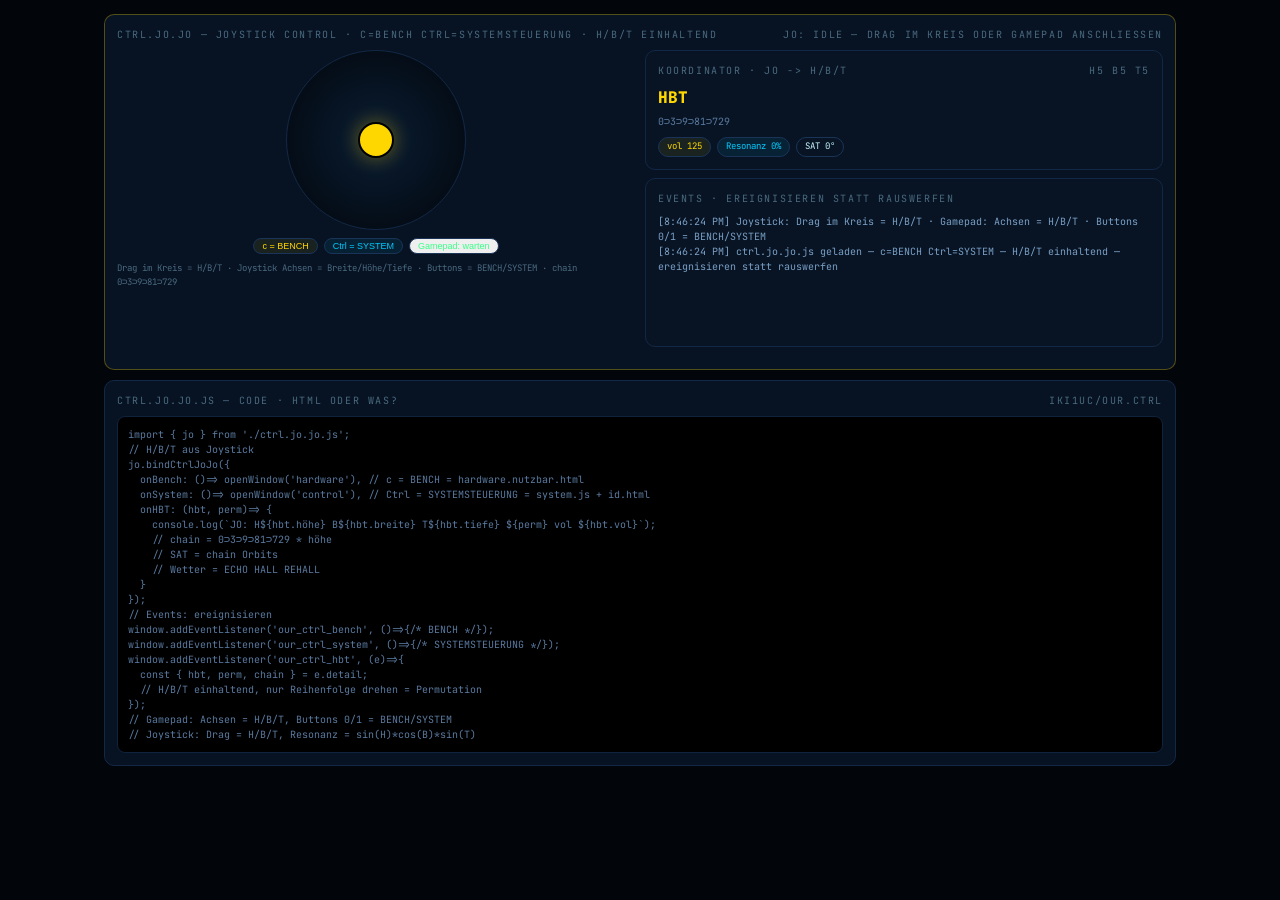
<file: ctrl.ja.zu.jo.html>
<!doctype html>
<html lang="de">
<head>
<meta charset="utf-8">
<title>ctrl.jo.jo — Joystick H/B/T BENCH SYSTEM</title>
<style>
@import url('https://fonts.googleapis.com/css2?family=JetBrains+Mono:wght@400;700&display=swap');
*{box-sizing:border-box;margin:0;padding:0}
html,body{background:#02060a;color:#c8f7ff;font:11px/1.5 'JetBrains Mono',monospace;min-height:100vh}
.app{max-width:1100px;margin:0 auto;padding:14px}
.card{border:1px solid #132847;border-radius:10px;background:rgba(8,20,37,0.9);padding:12px;margin-bottom:10px}
.hd{font-size:10px;letter-spacing:0.16em;color:#4a6a80;text-transform:uppercase;margin-bottom:8px;display:flex;justify-content:space-between}
.badge{padding:2px 8px;border-radius:999px;border:1px solid #1a3458;font-size:9px}
.badge.gold{color:#ffd700;background:rgba(255,215,0,0.08)}
.badge.cyan{color:#00ccff;background:rgba(0,204,255,0.08)}
.joystick{width:180px;height:180px;border:1px solid #132847;border-radius:50%;background:radial-gradient(circle at 50% 50%,#0a1d34,#02060a);position:relative;margin:0 auto;touch-action:none}
.stick{position:absolute;width:36px;height:36px;border-radius:50%;background:#ffd700;border:2px solid #000;left:50%;top:50%;transform:translate(-50%,-50%);box-shadow:0 0 20px rgba(255,215,0,0.4);cursor:grab}
.grid{display:grid;grid-template-columns:1fr 1fr;gap:10px}
@media(max-width:800px){.grid{grid-template-columns:1fr}}
.code{background:#000;border:1px solid #10233e;border-radius:8px;padding:10px;font-size:10px;color:#5a7aa0;white-space:pre-wrap}
</style>
</head>
<body>
<div class="app">
<div class="card" style="border-color:rgba(255,215,0,0.3)">
<div class="hd"><span>ctrl.jo.jo — Joystick Control · c=BENCH Ctrl=SYSTEMSTEUERUNG · H/B/T einhaltend</span><span id="status">JO: idle</span></div>
<div class="grid">
<div>
<div class="joystick" id="joy"><div class="stick" id="stick"></div></div>
<div style="display:flex;gap:6px;justify-content:center;margin-top:8px">
<button id="benchBtn" class="badge gold">c = BENCH</button>
<button id="sysBtn" class="badge cyan">Ctrl = SYSTEM</button>
<button id="gamepadBtn" class="badge" style="color:#39ff88">Gamepad: warten</button>
</div>
<div style="margin-top:8px;font-size:9px;color:#4a6a80">Drag im Kreis = H/B/T · Joystick Achsen = Breite/Höhe/Tiefe · Buttons = BENCH/SYSTEM · chain 0⊃3⊃9⊃81⊃729</div>
</div>
<div>
<div class="card" style="margin:0">
<div class="hd"><span>KOORDINATOR · JO -> H/B/T</span><span id="hbt">H5 B5 T5</span></div>
<div id="perm" style="font-size:16px;font-weight:800;color:#ffd700">HBT</div>
<div id="chain" style="font-size:10px;color:#5a7aa0;margin-top:4px">0⊃3⊃9⊃81⊃729</div>
<div style="margin-top:8px;display:flex;gap:6px">
<span class="badge gold" id="vol">vol 125</span>
<span class="badge cyan" id="res">Resonanz 0%</span>
<span class="badge" id="sat">SAT 0°</span>
</div>
</div>
<div class="card" style="margin-top:8px">
<div class="hd"><span>EVENTS · ereignisieren statt rauswerfen</span></div>
<div id="log" style="height:120px;overflow:auto;font-size:10px;color:#7aa0c6"></div>
</div>
</div>
</div>
</div>
<div class="card">
<div class="hd"><span>ctrl.jo.jo.js — Code · HTML oder was?</span><span>iki1uc/our.ctrl</span></div>
<div class="code">import { jo } from './ctrl.jo.jo.js';
// H/B/T aus Joystick
jo.bindCtrlJoJo({
  onBench: ()=> openWindow('hardware'), // c = BENCH = hardware.nutzbar.html
  onSystem: ()=> openWindow('control'), // Ctrl = SYSTEMSTEUERUNG = system.js + id.html
  onHBT: (hbt, perm)=> {
    console.log(`JO: H${hbt.höhe} B${hbt.breite} T${hbt.tiefe} ${perm} vol ${hbt.vol}`);
    // chain = 0⊃3⊃9⊃81⊃729 * höhe
    // SAT = chain Orbits
    // Wetter = ECHO HALL REHALL
  }
});
// Events: ereignisieren
window.addEventListener('our_ctrl_bench', ()=>{/* BENCH */});
window.addEventListener('our_ctrl_system', ()=>{/* SYSTEMSTEUERUNG */});
window.addEventListener('our_ctrl_hbt', (e)=>{
  const { hbt, perm, chain } = e.detail;
  // H/B/T einhaltend, nur Reihenfolge drehen = Permutation
});
// Gamepad: Achsen = H/B/T, Buttons 0/1 = BENCH/SYSTEM
// Joystick: Drag = H/B/T, Resonanz = sin(H)*cos(B)*sin(T)</div>
</div>
</div>
<script type="module">
import { jo } from './ctrl.jo.jo.js';
const joy=document.getElementById('joy');
const stick=document.getElementById('stick');
const logEl=document.getElementById('log');
let H=5,B=5,T=5, perm='HBT';
let dragging=false;
function log(m){
  const d=document.createElement('div');
  d.textContent=`[${new Date().toLocaleTimeString()}] ${m}`;
  logEl.prepend(d);
}
function update(x,y){
  // x,y -1..1
  const hbt=jo.joStickToHBT(x,y, (x+y)/2);
  const p=jo.joDirectionToPerm(x,y);
  H=hbt.höhe; B=hbt.breite; T=hbt.tiefe; perm=p;
  document.getElementById('hbt').textContent=`H${H} B${B} T${T}`;
  document.getElementById('perm').textContent=perm;
  document.getElementById('chain').textContent=jo.JO.chain.map(v=>v*H).join('⊃');
  document.getElementById('vol').textContent=`vol ${H*B*T}`;
  document.getElementById('res').textContent=`Resonanz ${jo.resonance(H,B,T,Date.now()*0.001).toFixed(1)}%`;
  document.getElementById('sat').textContent=`SAT ${jo.JO.chain[2]*H}°`;
  window.dispatchEvent(new CustomEvent('our_ctrl_hbt',{detail:{hbt:{höhe:H,breite:B,tiefe:T,vol:H*B*T},perm,chain:jo.JO.chain.map(v=>v*H)}}));
}
function setStick(clientX,clientY){
  const r=joy.getBoundingClientRect();
  const cx=r.left+r.width/2, cy=r.top+r.height/2;
  let x=(clientX-cx)/(r.width/2), y=(clientY-cy)/(r.height/2);
  const len=Math.hypot(x,y); if(len>1){ x/=len; y/=len; }
  stick.style.left=`calc(50% + ${x*(r.width/2-18)}px)`; stick.style.top=`calc(50% + ${y*(r.height/2-18)}px)`;
  stick.style.transform='translate(-50%,-50%)';
  update(x,y);
}
joy.addEventListener('pointerdown', e=>{ dragging=true; joy.setPointerCapture(e.pointerId); setStick(e.clientX,e.clientY); });
joy.addEventListener('pointermove', e=>{ if(!dragging) return; setStick(e.clientX,e.clientY); });
joy.addEventListener('pointerup', e=>{ dragging=false; stick.style.left='50%'; stick.style.top='50%'; });
document.getElementById('benchBtn').addEventListener('click', ()=>{
  window.dispatchEvent(new CustomEvent('our_ctrl_bench')); log('BENCH event via c — hardware.nutzbar.html + raid + sli');
});
document.getElementById('sysBtn').addEventListener('click', ()=>{
  window.dispatchEvent(new CustomEvent('our_ctrl_system')); log('SYSTEMSTEUERUNG event via Ctrl — system.js + id.html + control H/B/T');
});
jo.bindCtrlJoJo({
  onBench: ()=> log('→ BENCH: c gedrückt — TEST-BENCH offen (vol '+H*B*T+')'),
  onSystem: ()=> log('→ SYSTEMSTEUERUNG: Ctrl gedrückt — SYSTEM offen (ROOT CLOSED 93/716)'),
  onHBT: (hbt,p)=> log(`→ JO: H${hbt.höhe} B${hbt.breite} T${hbt.tiefe} ${p} chain ${jo.JO.chain.map(v=>v*hbt.höhe).join('⊃')}`)
});
window.addEventListener('our_ctrl_bench', ()=> document.getElementById('benchBtn').style.boxShadow='0 0 12px #ffd700');
window.addEventListener('our_ctrl_system', ()=> document.getElementById('sysBtn').style.boxShadow='0 0 12px #00ccff');
// Gamepad status
setInterval(()=>{
  const pads=navigator.getGamepads?.(); let connected=false;
  if(pads){ for(const p of pads) if(p) connected=true; }
  document.getElementById('gamepadBtn').textContent=connected?'Gamepad: aktiv':'Gamepad: warten';
  document.getElementById('status').textContent=connected?`JO: ${pads[0]?.id.slice(0,24)}`:'JO: idle — Drag im Kreis oder Gamepad anschließen';
},1000);
log('ctrl.jo.jo.js geladen — c=BENCH Ctrl=SYSTEM — H/B/T einhaltend — ereignisieren statt rauswerfen');
log('Joystick: Drag im Kreis = H/B/T · Gamepad: Achsen = H/B/T · Buttons 0/1 = BENCH/SYSTEM');
</script>
</body>
</html>
</file>
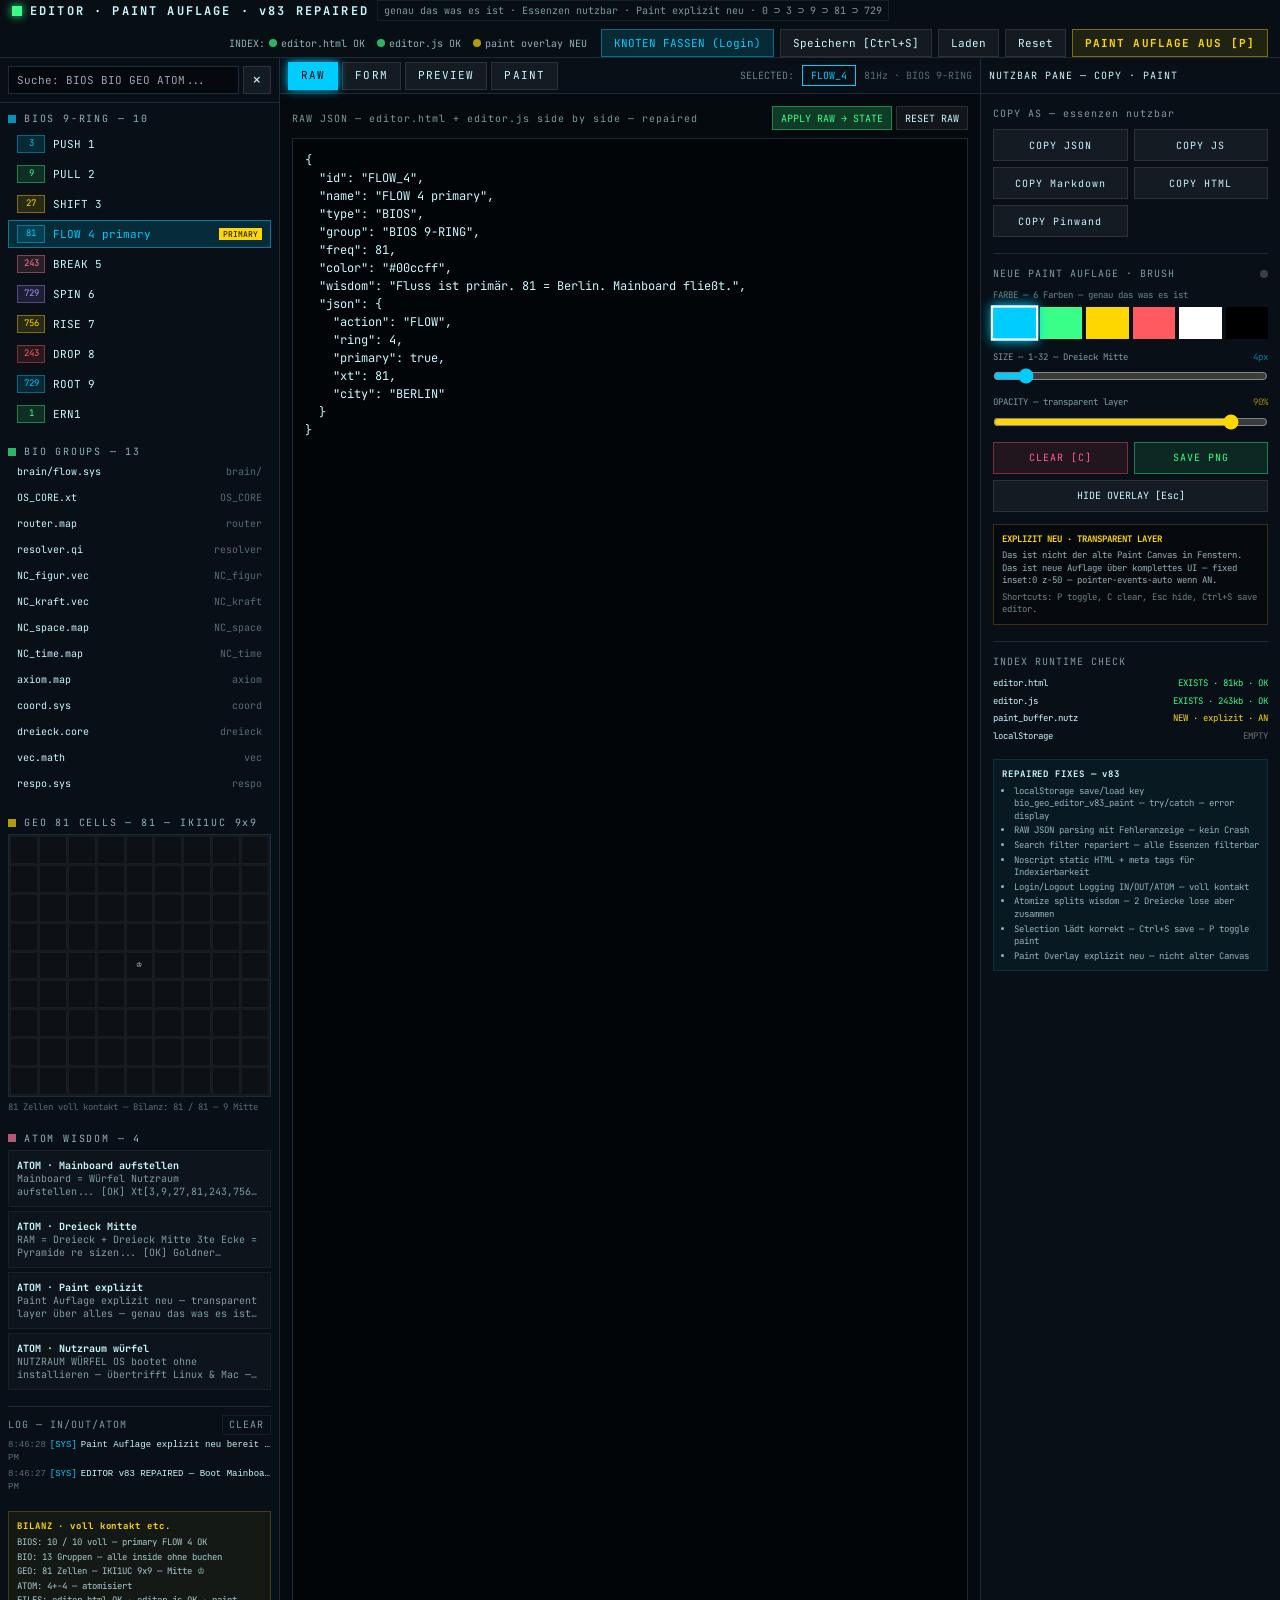
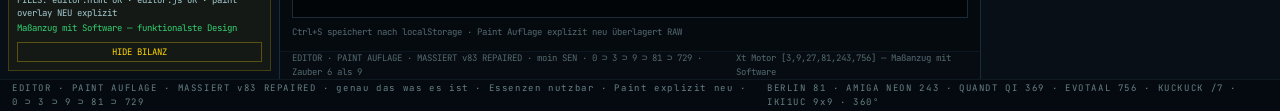
<file: edit.paint.html>
<!DOCTYPE html>
<html lang="en">
<head>
  <meta charset="UTF-8">
  <meta name="viewport" content="width=device-width, initial-scale=1">
  <title>React Artifact</title>
  <style>*,:after,:before{--tw-border-spacing-x:0;--tw-border-spacing-y:0;--tw-translate-x:0;--tw-translate-y:0;--tw-rotate:0;--tw-skew-x:0;--tw-skew-y:0;--tw-scale-x:1;--tw-scale-y:1;--tw-pan-x: ;--tw-pan-y: ;--tw-pinch-zoom: ;--tw-scroll-snap-strictness:proximity;--tw-gradient-from-position: ;--tw-gradient-via-position: ;--tw-gradient-to-position: ;--tw-ordinal: ;--tw-slashed-zero: ;--tw-numeric-figure: ;--tw-numeric-spacing: ;--tw-numeric-fraction: ;--tw-ring-inset: ;--tw-ring-offset-width:0px;--tw-ring-offset-color:#fff;--tw-ring-color:rgba(59,130,246,.5);--tw-ring-offset-shadow:0 0 #0000;--tw-ring-shadow:0 0 #0000;--tw-shadow:0 0 #0000;--tw-shadow-colored:0 0 #0000;--tw-blur: ;--tw-brightness: ;--tw-contrast: ;--tw-grayscale: ;--tw-hue-rotate: ;--tw-invert: ;--tw-saturate: ;--tw-sepia: ;--tw-drop-shadow: ;--tw-backdrop-blur: ;--tw-backdrop-brightness: ;--tw-backdrop-contrast: ;--tw-backdrop-grayscale: ;--tw-backdrop-hue-rotate: ;--tw-backdrop-invert: ;--tw-backdrop-opacity: ;--tw-backdrop-saturate: ;--tw-backdrop-sepia: ;--tw-contain-size: ;--tw-contain-layout: ;--tw-contain-paint: ;--tw-contain-style: }::backdrop{--tw-border-spacing-x:0;--tw-border-spacing-y:0;--tw-translate-x:0;--tw-translate-y:0;--tw-rotate:0;--tw-skew-x:0;--tw-skew-y:0;--tw-scale-x:1;--tw-scale-y:1;--tw-pan-x: ;--tw-pan-y: ;--tw-pinch-zoom: ;--tw-scroll-snap-strictness:proximity;--tw-gradient-from-position: ;--tw-gradient-via-position: ;--tw-gradient-to-position: ;--tw-ordinal: ;--tw-slashed-zero: ;--tw-numeric-figure: ;--tw-numeric-spacing: ;--tw-numeric-fraction: ;--tw-ring-inset: ;--tw-ring-offset-width:0px;--tw-ring-offset-color:#fff;--tw-ring-color:rgba(59,130,246,.5);--tw-ring-offset-shadow:0 0 #0000;--tw-ring-shadow:0 0 #0000;--tw-shadow:0 0 #0000;--tw-shadow-colored:0 0 #0000;--tw-blur: ;--tw-brightness: ;--tw-contrast: ;--tw-grayscale: ;--tw-hue-rotate: ;--tw-invert: ;--tw-saturate: ;--tw-sepia: ;--tw-drop-shadow: ;--tw-backdrop-blur: ;--tw-backdrop-brightness: ;--tw-backdrop-contrast: ;--tw-backdrop-grayscale: ;--tw-backdrop-hue-rotate: ;--tw-backdrop-invert: ;--tw-backdrop-opacity: ;--tw-backdrop-saturate: ;--tw-backdrop-sepia: ;--tw-contain-size: ;--tw-contain-layout: ;--tw-contain-paint: ;--tw-contain-style: }/*! tailwindcss v3.4.18 | MIT License | https://tailwindcss.com*/*,:after,:before{box-sizing:border-box;border:0 solid #e5e7eb}:after,:before{--tw-content:""}:host,html{line-height:1.5;-webkit-text-size-adjust:100%;-moz-tab-size:4;-o-tab-size:4;tab-size:4;font-family:ui-sans-serif,system-ui,sans-serif,Apple Color Emoji,Segoe UI Emoji,Segoe UI Symbol,Noto Color Emoji;font-feature-settings:normal;font-variation-settings:normal;-webkit-tap-highlight-color:transparent}body{line-height:inherit}hr{height:0;color:inherit;border-top-width:1px}abbr:where([title]){-webkit-text-decoration:underline dotted;text-decoration:underline dotted}h1,h2,h3,h4,h5,h6{font-size:inherit;font-weight:inherit}a{color:inherit;text-decoration:inherit}b,strong{font-weight:bolder}code,kbd,pre,samp{font-family:ui-monospace,SFMono-Regular,Menlo,Monaco,Consolas,Liberation Mono,Courier New,monospace;font-feature-settings:normal;font-variation-settings:normal;font-size:1em}small{font-size:80%}sub,sup{font-size:75%;line-height:0;position:relative;vertical-align:baseline}sub{bottom:-.25em}sup{top:-.5em}table{text-indent:0;border-color:inherit;border-collapse:collapse}button,input,optgroup,select,textarea{font-family:inherit;font-feature-settings:inherit;font-variation-settings:inherit;font-size:100%;font-weight:inherit;line-height:inherit;letter-spacing:inherit;color:inherit;margin:0;padding:0}button,select{text-transform:none}button,input:where([type=button]),input:where([type=reset]),input:where([type=submit]){-webkit-appearance:button;background-color:transparent;background-image:none}:-moz-focusring{outline:auto}:-moz-ui-invalid{box-shadow:none}progress{vertical-align:baseline}::-webkit-inner-spin-button,::-webkit-outer-spin-button{height:auto}[type=search]{-webkit-appearance:textfield;outline-offset:-2px}::-webkit-search-decoration{-webkit-appearance:none}::-webkit-file-upload-button{-webkit-appearance:button;font:inherit}summary{display:list-item}blockquote,dd,dl,figure,h1,h2,h3,h4,h5,h6,hr,p,pre{margin:0}fieldset{margin:0}fieldset,legend{padding:0}menu,ol,ul{list-style:none;margin:0;padding:0}dialog{padding:0}textarea{resize:vertical}input::-moz-placeholder,textarea::-moz-placeholder{opacity:1;color:#9ca3af}input::placeholder,textarea::placeholder{opacity:1;color:#9ca3af}[role=button],button{cursor:pointer}:disabled{cursor:default}audio,canvas,embed,iframe,img,object,svg,video{display:block;vertical-align:middle}img,video{max-width:100%;height:auto}[hidden]:where(:not([hidden=until-found])){display:none}.pointer-events-none{pointer-events:none}.pointer-events-auto{pointer-events:auto}.static{position:static}.fixed{position:fixed}.relative{position:relative}.sticky{position:sticky}.inset-0{inset:0}.left-1\/2{left:50%}.top-0{top:0}.top-\[52px\]{top:52px}.z-10{z-index:10}.z-40{z-index:40}.z-50{z-index:50}.z-\[80\]{z-index:80}.z-\[85\]{z-index:85}.z-\[90\]{z-index:90}.col-span-2{grid-column:span 2/span 2}.mb-1{margin-bottom:.25rem}.mb-2{margin-bottom:.5rem}.mb-3{margin-bottom:.75rem}.ml-2{margin-left:.5rem}.ml-auto{margin-left:auto}.mr-2{margin-right:.5rem}.mt-1{margin-top:.25rem}.mt-2{margin-top:.5rem}.mt-3{margin-top:.75rem}.line-clamp-2{overflow:hidden;display:-webkit-box;-webkit-box-orient:vertical;-webkit-line-clamp:2}.inline{display:inline}.flex{display:flex}.grid{display:grid}.hidden{display:none}.aspect-square{aspect-ratio:1/1}.h-2{height:.5rem}.h-2\.5{height:.625rem}.h-5{height:1.25rem}.h-6{height:1.5rem}.h-7{height:1.75rem}.h-8{height:2rem}.h-9{height:2.25rem}.h-\[14px\]{height:14px}.h-\[18px\]{height:18px}.h-auto{height:auto}.h-full{height:100%}.h-px{height:1px}.max-h-\[160px\]{max-height:160px}.min-h-0{min-height:0}.min-h-\[120px\]{min-height:120px}.min-h-\[360px\]{min-height:360px}.min-h-\[46px\]{min-height:46px}.min-h-\[50vh\]{min-height:50vh}.min-h-\[60vh\]{min-height:60vh}.min-h-\[80px\]{min-height:80px}.min-h-screen{min-height:100vh}.w-2{width:.5rem}.w-2\.5{width:.625rem}.w-6{width:1.5rem}.w-7{width:1.75rem}.w-8{width:2rem}.w-\[14px\]{width:14px}.w-\[28px\]{width:28px}.w-fit{width:-moz-fit-content;width:fit-content}.w-full{width:100%}.max-w-\[640px\]{max-width:640px}.flex-1{flex:1 1 0%}.-translate-x-1\/2{--tw-translate-x:-50%}.-translate-x-1\/2,.scale-110{transform:translate(var(--tw-translate-x),var(--tw-translate-y)) rotate(var(--tw-rotate)) skewX(var(--tw-skew-x)) skewY(var(--tw-skew-y)) scaleX(var(--tw-scale-x)) scaleY(var(--tw-scale-y))}.scale-110{--tw-scale-x:1.1;--tw-scale-y:1.1}@keyframes pulse{50%{opacity:.5}}.animate-pulse{animation:pulse 2s cubic-bezier(.4,0,.6,1) infinite}.cursor-crosshair{cursor:crosshair}.resize-none{resize:none}.resize{resize:both}.list-disc{list-style-type:disc}.grid-cols-1{grid-template-columns:repeat(1,minmax(0,1fr))}.grid-cols-2{grid-template-columns:repeat(2,minmax(0,1fr))}.grid-cols-3{grid-template-columns:repeat(3,minmax(0,1fr))}.grid-cols-6{grid-template-columns:repeat(6,minmax(0,1fr))}.grid-cols-9{grid-template-columns:repeat(9,minmax(0,1fr))}.flex-col{flex-direction:column}.flex-wrap{flex-wrap:wrap}.place-items-center{place-items:center}.items-center{align-items:center}.justify-between{justify-content:space-between}.gap-0\.5{gap:.125rem}.gap-1{gap:.25rem}.gap-1\.5{gap:.375rem}.gap-2{gap:.5rem}.gap-3{gap:.75rem}.gap-4{gap:1rem}.gap-px{gap:1px}.space-y-0\.5>:not([hidden])~:not([hidden]){--tw-space-y-reverse:0;margin-top:calc(.125rem*(1 - var(--tw-space-y-reverse)));margin-bottom:calc(.125rem*var(--tw-space-y-reverse))}.space-y-1>:not([hidden])~:not([hidden]){--tw-space-y-reverse:0;margin-top:calc(.25rem*(1 - var(--tw-space-y-reverse)));margin-bottom:calc(.25rem*var(--tw-space-y-reverse))}.space-y-2>:not([hidden])~:not([hidden]){--tw-space-y-reverse:0;margin-top:calc(.5rem*(1 - var(--tw-space-y-reverse)));margin-bottom:calc(.5rem*var(--tw-space-y-reverse))}.space-y-3>:not([hidden])~:not([hidden]){--tw-space-y-reverse:0;margin-top:calc(.75rem*(1 - var(--tw-space-y-reverse)));margin-bottom:calc(.75rem*var(--tw-space-y-reverse))}.space-y-4>:not([hidden])~:not([hidden]){--tw-space-y-reverse:0;margin-top:calc(1rem*(1 - var(--tw-space-y-reverse)));margin-bottom:calc(1rem*var(--tw-space-y-reverse))}.overflow-auto{overflow:auto}.truncate{overflow:hidden;text-overflow:ellipsis;white-space:nowrap}.whitespace-pre-wrap{white-space:pre-wrap}.rounded-full{border-radius:9999px}.border{border-width:1px}.border-2{border-width:2px}.border-b{border-bottom-width:1px}.border-l{border-left-width:1px}.border-r{border-right-width:1px}.border-t{border-top-width:1px}.border-\[\#00ccff\]{--tw-border-opacity:1;border-color:rgb(0 204 255/var(--tw-border-opacity,1))}.border-\[\#00ccff\]\/40{border-color:rgba(0,204,255,.4)}.border-\[\#00ccff\]\/50{border-color:rgba(0,204,255,.5)}.border-\[\#39ff88\]\/30{border-color:rgba(57,255,136,.3)}.border-\[\#39ff88\]\/40{border-color:rgba(57,255,136,.4)}.border-\[\#ff5a5f\]\/40{border-color:rgba(255,90,95,.4)}.border-\[\#ff7a9e\]\/30{border-color:rgba(255,122,158,.3)}.border-\[\#ffd700\]{--tw-border-opacity:1;border-color:rgb(255 215 0/var(--tw-border-opacity,1))}.border-\[\#ffd700\]\/30{border-color:rgba(255,215,0,.3)}.border-\[\#ffd700\]\/40{border-color:rgba(255,215,0,.4)}.border-transparent{border-color:transparent}.border-white\/10{border-color:hsla(0,0%,100%,.1)}.border-white\/5{border-color:hsla(0,0%,100%,.05)}.bg-\[\#00ccff\]{--tw-bg-opacity:1;background-color:rgb(0 204 255/var(--tw-bg-opacity,1))}.bg-\[\#00ccff\]\/15{background-color:rgba(0,204,255,.15)}.bg-\[\#00ccff\]\/5{background-color:rgba(0,204,255,.05)}.bg-\[\#050a0f\]{--tw-bg-opacity:1;background-color:rgb(5 10 15/var(--tw-bg-opacity,1))}.bg-\[\#080f16\]{--tw-bg-opacity:1;background-color:rgb(8 15 22/var(--tw-bg-opacity,1))}.bg-\[\#080f16\]\/95{background-color:rgba(8,15,22,.95)}.bg-\[\#0a121c\]{--tw-bg-opacity:1;background-color:rgb(10 18 28/var(--tw-bg-opacity,1))}.bg-\[\#39ff88\]{--tw-bg-opacity:1;background-color:rgb(57 255 136/var(--tw-bg-opacity,1))}.bg-\[\#39ff88\]\/10{background-color:rgba(57,255,136,.1)}.bg-\[\#39ff88\]\/20{background-color:rgba(57,255,136,.2)}.bg-\[\#39ff88\]\/5{background-color:rgba(57,255,136,.05)}.bg-\[\#ff5a5f\]\/10{background-color:rgba(255,90,95,.1)}.bg-\[\#ff5a5f\]\/20{background-color:rgba(255,90,95,.2)}.bg-\[\#ff7a9e\]{--tw-bg-opacity:1;background-color:rgb(255 122 158/var(--tw-bg-opacity,1))}.bg-\[\#ff7a9e\]\/10{background-color:rgba(255,122,158,.1)}.bg-\[\#ffd700\]{--tw-bg-opacity:1;background-color:rgb(255 215 0/var(--tw-bg-opacity,1))}.bg-\[\#ffd700\]\/10{background-color:rgba(255,215,0,.1)}.bg-\[\#ffd700\]\/15{background-color:rgba(255,215,0,.15)}.bg-\[\#ffd700\]\/5{background-color:rgba(255,215,0,.05)}.bg-black\/20{background-color:rgba(0,0,0,.2)}.bg-black\/30{background-color:rgba(0,0,0,.3)}.bg-black\/40{background-color:rgba(0,0,0,.4)}.bg-black\/50{background-color:rgba(0,0,0,.5)}.bg-black\/80{background-color:rgba(0,0,0,.8)}.bg-white\/10{background-color:hsla(0,0%,100%,.1)}.bg-white\/20{background-color:hsla(0,0%,100%,.2)}.bg-white\/5{background-color:hsla(0,0%,100%,.05)}.bg-white\/\[0\.02\]{background-color:hsla(0,0%,100%,.02)}.bg-gradient-to-r{background-image:linear-gradient(to right,var(--tw-gradient-stops))}.from-transparent{--tw-gradient-from:transparent var(--tw-gradient-from-position);--tw-gradient-to:transparent var(--tw-gradient-to-position);--tw-gradient-stops:var(--tw-gradient-from),var(--tw-gradient-to)}.to-transparent{--tw-gradient-to:transparent var(--tw-gradient-to-position)}.p-0{padding:0}.p-2{padding:.5rem}.p-3{padding:.75rem}.p-4{padding:1rem}.p-px{padding:1px}.px-1{padding-left:.25rem;padding-right:.25rem}.px-1\.5{padding-left:.375rem;padding-right:.375rem}.px-2{padding-left:.5rem;padding-right:.5rem}.px-3{padding-left:.75rem;padding-right:.75rem}.py-0\.5{padding-top:.125rem;padding-bottom:.125rem}.py-1\.5{padding-top:.375rem;padding-bottom:.375rem}.pl-3{padding-left:.75rem}.pt-2{padding-top:.5rem}.pt-3{padding-top:.75rem}.text-left{text-align:left}.font-mono{font-family:ui-monospace,SFMono-Regular,Menlo,Monaco,Consolas,Liberation Mono,Courier New,monospace}.text-\[10px\]{font-size:10px}.text-\[11px\]{font-size:11px}.text-\[12px\]{font-size:12px}.text-\[13px\]{font-size:13px}.text-\[6px\]{font-size:6px}.text-\[7px\]{font-size:7px}.text-\[8px\]{font-size:8px}.text-\[9px\]{font-size:9px}.font-bold{font-weight:700}.leading-\[1\.3\]{line-height:1.3}.leading-\[1\.4\]{line-height:1.4}.leading-\[1\.5\]{line-height:1.5}.tracking-\[0\.18em\]{letter-spacing:.18em}.tracking-\[0\.2em\]{letter-spacing:.2em}.tracking-widest{letter-spacing:.1em}.text-\[\#00ccff\]{--tw-text-opacity:1;color:rgb(0 204 255/var(--tw-text-opacity,1))}.text-\[\#39ff88\]{--tw-text-opacity:1;color:rgb(57 255 136/var(--tw-text-opacity,1))}.text-\[\#ff5a9e\]{--tw-text-opacity:1;color:rgb(255 90 158/var(--tw-text-opacity,1))}.text-\[\#ff7a9e\]{--tw-text-opacity:1;color:rgb(255 122 158/var(--tw-text-opacity,1))}.text-\[\#ff9ebc\]{--tw-text-opacity:1;color:rgb(255 158 188/var(--tw-text-opacity,1))}.text-\[\#ffd700\]{--tw-text-opacity:1;color:rgb(255 215 0/var(--tw-text-opacity,1))}.text-black{--tw-text-opacity:1;color:rgb(0 0 0/var(--tw-text-opacity,1))}.text-white\/40{color:hsla(0,0%,100%,.4)}.accent-\[\#00ccff\]{accent-color:#0cf}.accent-\[\#ffd700\]{accent-color:gold}.opacity-30{opacity:.3}.opacity-40{opacity:.4}.opacity-50{opacity:.5}.opacity-60{opacity:.6}.opacity-70{opacity:.7}.opacity-80{opacity:.8}.shadow-\[0_0_10px_\#00ccff\]{--tw-shadow:0 0 10px #0cf;--tw-shadow-colored:0 0 10px var(--tw-shadow-color)}.shadow-\[0_0_10px_\#00ccff\],.shadow-\[0_0_10px_\#39ff88\]{box-shadow:var(--tw-ring-offset-shadow,0 0 #0000),var(--tw-ring-shadow,0 0 #0000),var(--tw-shadow)}.shadow-\[0_0_10px_\#39ff88\]{--tw-shadow:0 0 10px #39ff88;--tw-shadow-colored:0 0 10px var(--tw-shadow-color)}.shadow-\[0_0_12px_\#ffd700\]{--tw-shadow:0 0 12px gold;--tw-shadow-colored:0 0 12px var(--tw-shadow-color)}.shadow-\[0_0_12px_\#ffd700\],.shadow-\[0_0_8px_\#ffd700\]{box-shadow:var(--tw-ring-offset-shadow,0 0 #0000),var(--tw-ring-shadow,0 0 #0000),var(--tw-shadow)}.shadow-\[0_0_8px_\#ffd700\]{--tw-shadow:0 0 8px gold;--tw-shadow-colored:0 0 8px var(--tw-shadow-color)}.outline-none{outline:2px solid transparent;outline-offset:2px}.ring{--tw-ring-offset-shadow:var(--tw-ring-inset) 0 0 0 var(--tw-ring-offset-width) var(--tw-ring-offset-color);--tw-ring-shadow:var(--tw-ring-inset) 0 0 0 calc(3px + var(--tw-ring-offset-width)) var(--tw-ring-color);box-shadow:var(--tw-ring-offset-shadow),var(--tw-ring-shadow),var(--tw-shadow,0 0 #0000)}.filter{filter:var(--tw-blur) var(--tw-brightness) var(--tw-contrast) var(--tw-grayscale) var(--tw-hue-rotate) var(--tw-invert) var(--tw-saturate) var(--tw-sepia) var(--tw-drop-shadow)}.backdrop-blur{--tw-backdrop-blur:blur(8px);backdrop-filter:var(--tw-backdrop-blur) var(--tw-backdrop-brightness) var(--tw-backdrop-contrast) var(--tw-backdrop-grayscale) var(--tw-backdrop-hue-rotate) var(--tw-backdrop-invert) var(--tw-backdrop-opacity) var(--tw-backdrop-saturate) var(--tw-backdrop-sepia)}.transition{transition-property:color,background-color,border-color,text-decoration-color,fill,stroke,opacity,box-shadow,transform,filter,backdrop-filter;transition-timing-function:cubic-bezier(.4,0,.2,1);transition-duration:.15s}#root,body,html{min-height:100%}body{margin:0;font-family:ui-sans-serif,system-ui,-apple-system,BlinkMacSystemFont,Segoe UI,sans-serif}[role=button]:not([aria-disabled=true]),button:not(:disabled),label[for],select:not(:disabled),summary{cursor:pointer}.hover\:border-white\/10:hover{border-color:hsla(0,0%,100%,.1)}.hover\:bg-white\/10:hover{background-color:hsla(0,0%,100%,.1)}.hover\:bg-white\/\[0\.03\]:hover{background-color:hsla(0,0%,100%,.03)}.hover\:bg-white\/\[0\.04\]:hover{background-color:hsla(0,0%,100%,.04)}.hover\:bg-white\/\[0\.05\]:hover{background-color:hsla(0,0%,100%,.05)}@media (min-width:640px){.sm\:inline{display:inline}}@media (min-width:768px){.md\:inline{display:inline}.md\:grid-cols-2{grid-template-columns:repeat(2,minmax(0,1fr))}}@media (min-width:1024px){.lg\:min-h-0{min-height:0}.lg\:grid-cols-\[280px_1fr_300px\]{grid-template-columns:280px 1fr 300px}}</style>
</head>
<body>
  <div id="root"></div>
  
  <script type="module">var zc=Object.create;var{getPrototypeOf:Cc,defineProperty:Gl,getOwnPropertyNames:Tc}=Object;var Mc=Object.prototype.hasOwnProperty;var Nn=(e,n,t)=>{t=e!=null?zc(Cc(e)):{};let r=n||!e||!e.__esModule?Gl(t,"default",{value:e,enumerable:!0}):t;for(let l of Tc(e))if(!Mc.call(r,l))Gl(r,l,{get:()=>e[l],enumerable:!0});return r};var kr=(e,n)=>()=>(n||e((n={exports:{}}).exports,n),n.exports);var Fc=(e,n)=>{for(var t in n)Gl(e,t,{get:n[t],enumerable:!0,configurable:!0,set:(r)=>n[t]=()=>r})};var Dc=(e,n)=>()=>(e&&(n=e(e=0)),n);var St=kr((xc)=>{var kt=Symbol.for("react.element"),Ic=Symbol.for("react.portal"),Uc=Symbol.for("react.fragment"),Vc=Symbol.for("react.strict_mode"),Lc=Symbol.for("react.profiler"),$c=Symbol.for("react.provider"),Hc=Symbol.for("react.context"),Qc=Symbol.for("react.forward_ref"),Wc=Symbol.for("react.suspense"),Bc=Symbol.for("react.memo"),Rc=Symbol.for("react.lazy"),Ci=Symbol.iterator;function Ac(e){if(e===null||typeof e!=="object")return null;return e=Ci&&e[Ci]||e["@@iterator"],typeof e==="function"?e:null}var Fi={isMounted:function(){return!1},enqueueForceUpdate:function(){},enqueueReplaceState:function(){},enqueueSetState:function(){}},Di=Object.assign,Ii={};function Kn(e,n,t){this.props=e,this.context=n,this.refs=Ii,this.updater=t||Fi}Kn.prototype.isReactComponent={};Kn.prototype.setState=function(e,n){if(typeof e!=="object"&&typeof e!=="function"&&e!=null)throw Error("setState(...): takes an object of state variables to update or a function which returns an object of state variables.");this.updater.enqueueSetState(this,e,n,"setState")};Kn.prototype.forceUpdate=function(e){this.updater.enqueueForceUpdate(this,e,"forceUpdate")};function Ui(){}Ui.prototype=Kn.prototype;function ql(e,n,t){this.props=e,this.context=n,this.refs=Ii,this.updater=t||Fi}var Ol=ql.prototype=new Ui;Ol.constructor=ql;Di(Ol,Kn.prototype);Ol.isPureReactComponent=!0;var Ti=Array.isArray,Vi=Object.prototype.hasOwnProperty,jl={current:null},Li={key:!0,ref:!0,__self:!0,__source:!0};function $i(e,n,t){var r,l={},o=null,u=null;if(n!=null)for(r in n.ref!==void 0&&(u=n.ref),n.key!==void 0&&(o=""+n.key),n)Vi.call(n,r)&&!Li.hasOwnProperty(r)&&(l[r]=n[r]);var i=arguments.length-2;if(i===1)l.children=t;else if(1<i){for(var a=Array(i),d=0;d<i;d++)a[d]=arguments[d+2];l.children=a}if(e&&e.defaultProps)for(r in i=e.defaultProps,i)l[r]===void 0&&(l[r]=i[r]);return{$$typeof:kt,type:e,key:o,ref:u,props:l,_owner:jl.current}}function Kc(e,n){return{$$typeof:kt,type:e.type,key:n,ref:e.ref,props:e.props,_owner:e._owner}}function bl(e){return typeof e==="object"&&e!==null&&e.$$typeof===kt}function Xc(e){var n={"=":"=0",":":"=2"};return"$"+e.replace(/[=:]/g,function(t){return n[t]})}var Mi=/\/+/g;function Jl(e,n){return typeof e==="object"&&e!==null&&e.key!=null?Xc(""+e.key):n.toString(36)}function Er(e,n,t,r,l){var o=typeof e;if(o==="undefined"||o==="boolean")e=null;var u=!1;if(e===null)u=!0;else switch(o){case"string":case"number":u=!0;break;case"object":switch(e.$$typeof){case kt:case Ic:u=!0}}if(u)return u=e,l=l(u),e=r===""?"."+Jl(u,0):r,Ti(l)?(t="",e!=null&&(t=e.replace(Mi,"$&/")+"/"),Er(l,n,t,"",function(d){return d})):l!=null&&(bl(l)&&(l=Kc(l,t+(!l.key||u&&u.key===l.key?"":(""+l.key).replace(Mi,"$&/")+"/")+e)),n.push(l)),1;if(u=0,r=r===""?".":r+":",Ti(e))for(var i=0;i<e.length;i++){o=e[i];var a=r+Jl(o,i);u+=Er(o,n,t,a,l)}else if(a=Ac(e),typeof a==="function")for(e=a.call(e),i=0;!(o=e.next()).done;)o=o.value,a=r+Jl(o,i++),u+=Er(o,n,t,a,l);else if(o==="object")throw n=String(e),Error("Objects are not valid as a React child (found: "+(n==="[object Object]"?"object with keys {"+Object.keys(e).join(", ")+"}":n)+"). If you meant to render a collection of children, use an array instead.");return u}function Sr(e,n,t){if(e==null)return e;var r=[],l=0;return Er(e,r,"","",function(o){return n.call(t,o,l++)}),r}function Yc(e){if(e._status===-1){var n=e._result;n=n(),n.then(function(t){if(e._status===0||e._status===-1)e._status=1,e._result=t},function(t){if(e._status===0||e._status===-1)e._status=2,e._result=t}),e._status===-1&&(e._status=0,e._result=n)}if(e._status===1)return e._result.default;throw e._result}var se={current:null},_r={transition:null},Zc={ReactCurrentDispatcher:se,ReactCurrentBatchConfig:_r,ReactCurrentOwner:jl};function Hi(){throw Error("act(...) is not supported in production builds of React.")}xc.Children={map:Sr,forEach:function(e,n,t){Sr(e,function(){n.apply(this,arguments)},t)},count:function(e){var n=0;return Sr(e,function(){n++}),n},toArray:function(e){return Sr(e,function(n){return n})||[]},only:function(e){if(!bl(e))throw Error("React.Children.only expected to receive a single React element child.");return e}};xc.Component=Kn;xc.Fragment=Uc;xc.Profiler=Lc;xc.PureComponent=ql;xc.StrictMode=Vc;xc.Suspense=Wc;xc.__SECRET_INTERNALS_DO_NOT_USE_OR_YOU_WILL_BE_FIRED=Zc;xc.act=Hi;xc.cloneElement=function(e,n,t){if(e===null||e===void 0)throw Error("React.cloneElement(...): The argument must be a React element, but you passed "+e+".");var r=Di({},e.props),l=e.key,o=e.ref,u=e._owner;if(n!=null){if(n.ref!==void 0&&(o=n.ref,u=jl.current),n.key!==void 0&&(l=""+n.key),e.type&&e.type.defaultProps)var i=e.type.defaultProps;for(a in n)Vi.call(n,a)&&!Li.hasOwnProperty(a)&&(r[a]=n[a]===void 0&&i!==void 0?i[a]:n[a])}var a=arguments.length-2;if(a===1)r.children=t;else if(1<a){i=Array(a);for(var d=0;d<a;d++)i[d]=arguments[d+2];r.children=i}return{$$typeof:kt,type:e.type,key:l,ref:o,props:r,_owner:u}};xc.createContext=function(e){return e={$$typeof:Hc,_currentValue:e,_currentValue2:e,_threadCount:0,Provider:null,Consumer:null,_defaultValue:null,_globalName:null},e.Provider={$$typeof:$c,_context:e},e.Consumer=e};xc.createElement=$i;xc.createFactory=function(e){var n=$i.bind(null,e);return n.type=e,n};xc.createRef=function(){return{current:null}};xc.forwardRef=function(e){return{$$typeof:Qc,render:e}};xc.isValidElement=bl;xc.lazy=function(e){return{$$typeof:Rc,_payload:{_status:-1,_result:e},_init:Yc}};xc.memo=function(e,n){return{$$typeof:Bc,type:e,compare:n===void 0?null:n}};xc.startTransition=function(e){var n=_r.transition;_r.transition={};try{e()}finally{_r.transition=n}};xc.unstable_act=Hi;xc.useCallback=function(e,n){return se.current.useCallback(e,n)};xc.useContext=function(e){return se.current.useContext(e)};xc.useDebugValue=function(){};xc.useDeferredValue=function(e){return se.current.useDeferredValue(e)};xc.useEffect=function(e,n){return se.current.useEffect(e,n)};xc.useId=function(){return se.current.useId()};xc.useImperativeHandle=function(e,n,t){return se.current.useImperativeHandle(e,n,t)};xc.useInsertionEffect=function(e,n){return se.current.useInsertionEffect(e,n)};xc.useLayoutEffect=function(e,n){return se.current.useLayoutEffect(e,n)};xc.useMemo=function(e,n){return se.current.useMemo(e,n)};xc.useReducer=function(e,n,t){return se.current.useReducer(e,n,t)};xc.useRef=function(e){return se.current.useRef(e)};xc.useState=function(e){return se.current.useState(e)};xc.useSyncExternalStore=function(e,n,t){return se.current.useSyncExternalStore(e,n,t)};xc.useTransition=function(){return se.current.useTransition()};xc.version="18.3.1"});var Xi=kr((Dd)=>{function no(e,n){var t=e.length;e.push(n);e:for(;0<t;){var r=t-1>>>1,l=e[r];if(0<Nr(l,n))e[r]=n,e[t]=l,t=r;else break e}}function Fe(e){return e.length===0?null:e[0]}function Tr(e){if(e.length===0)return null;var n=e[0],t=e.pop();if(t!==n){e[0]=t;e:for(var r=0,l=e.length,o=l>>>1;r<o;){var u=2*(r+1)-1,i=e[u],a=u+1,d=e[a];if(0>Nr(i,t))a<l&&0>Nr(d,i)?(e[r]=d,e[a]=t,r=a):(e[r]=i,e[u]=t,r=u);else if(a<l&&0>Nr(d,t))e[r]=d,e[a]=t,r=a;else break e}}return n}function Nr(e,n){var t=e.sortIndex-n.sortIndex;return t!==0?t:e.id-n.id}if(typeof performance==="object"&&typeof performance.now==="function")to=performance,Dd.unstable_now=function(){return to.now()};else Pr=Date,ro=Pr.now(),Dd.unstable_now=function(){return Pr.now()-ro};var to,Pr,ro,Qe=[],nn=[],Fd=1,_e=null,le=3,Mr=!1,Pn=!1,_t=!1,Wi=typeof setTimeout==="function"?setTimeout:null,Bi=typeof clearTimeout==="function"?clearTimeout:null,Qi=typeof setImmediate<"u"?setImmediate:null;typeof navigator<"u"&&navigator.scheduling!==void 0&&navigator.scheduling.isInputPending!==void 0&&navigator.scheduling.isInputPending.bind(navigator.scheduling);function lo(e){for(var n=Fe(nn);n!==null;){if(n.callback===null)Tr(nn);else if(n.startTime<=e)Tr(nn),n.sortIndex=n.expirationTime,no(Qe,n);else break;n=Fe(nn)}}function uo(e){if(_t=!1,lo(e),!Pn)if(Fe(Qe)!==null)Pn=!0,ao(io);else{var n=Fe(nn);n!==null&&so(uo,n.startTime-e)}}function io(e,n){Pn=!1,_t&&(_t=!1,Bi(Nt),Nt=-1),Mr=!0;var t=le;try{lo(n);for(_e=Fe(Qe);_e!==null&&(!(_e.expirationTime>n)||e&&!Ki());){var r=_e.callback;if(typeof r==="function"){_e.callback=null,le=_e.priorityLevel;var l=r(_e.expirationTime<=n);n=Dd.unstable_now(),typeof l==="function"?_e.callback=l:_e===Fe(Qe)&&Tr(Qe),lo(n)}else Tr(Qe);_e=Fe(Qe)}if(_e!==null)var o=!0;else{var u=Fe(nn);u!==null&&so(uo,u.startTime-n),o=!1}return o}finally{_e=null,le=t,Mr=!1}}var Fr=!1,zr=null,Nt=-1,Ri=5,Ai=-1;function Ki(){return Dd.unstable_now()-Ai<Ri?!1:!0}function eo(){if(zr!==null){var e=Dd.unstable_now();Ai=e;var n=!0;try{n=zr(!0,e)}finally{n?Et():(Fr=!1,zr=null)}}else Fr=!1}var Et;if(typeof Qi==="function")Et=function(){Qi(eo)};else if(typeof MessageChannel<"u")Cr=new MessageChannel,oo=Cr.port2,Cr.port1.onmessage=eo,Et=function(){oo.postMessage(null)};else Et=function(){Wi(eo,0)};var Cr,oo;function ao(e){zr=e,Fr||(Fr=!0,Et())}function so(e,n){Nt=Wi(function(){e(Dd.unstable_now())},n)}Dd.unstable_IdlePriority=5;Dd.unstable_ImmediatePriority=1;Dd.unstable_LowPriority=4;Dd.unstable_NormalPriority=3;Dd.unstable_Profiling=null;Dd.unstable_UserBlockingPriority=2;Dd.unstable_cancelCallback=function(e){e.callback=null};Dd.unstable_continueExecution=function(){Pn||Mr||(Pn=!0,ao(io))};Dd.unstable_forceFrameRate=function(e){0>e||125<e?console.error("forceFrameRate takes a positive int between 0 and 125, forcing frame rates higher than 125 fps is not supported"):Ri=0<e?Math.floor(1000/e):5};Dd.unstable_getCurrentPriorityLevel=function(){return le};Dd.unstable_getFirstCallbackNode=function(){return Fe(Qe)};Dd.unstable_next=function(e){switch(le){case 1:case 2:case 3:var n=3;break;default:n=le}var t=le;le=n;try{return e()}finally{le=t}};Dd.unstable_pauseExecution=function(){};Dd.unstable_requestPaint=function(){};Dd.unstable_runWithPriority=function(e,n){switch(e){case 1:case 2:case 3:case 4:case 5:break;default:e=3}var t=le;le=e;try{return n()}finally{le=t}};Dd.unstable_scheduleCallback=function(e,n,t){var r=Dd.unstable_now();switch(typeof t==="object"&&t!==null?(t=t.delay,t=typeof t==="number"&&0<t?r+t:r):t=r,e){case 1:var l=-1;break;case 2:l=250;break;case 5:l=1073741823;break;case 4:l=1e4;break;default:l=5000}return l=t+l,e={id:Fd++,callback:n,priorityLevel:e,startTime:t,expirationTime:l,sortIndex:-1},t>r?(e.sortIndex=t,no(nn,e),Fe(Qe)===null&&e===Fe(nn)&&(_t?(Bi(Nt),Nt=-1):_t=!0,so(uo,t-r))):(e.sortIndex=l,no(Qe,e),Pn||Mr||(Pn=!0,ao(io))),e};Dd.unstable_shouldYield=Ki;Dd.unstable_wrapCallback=function(e){var n=le;return function(){var t=le;le=n;try{return e.apply(this,arguments)}finally{le=t}}}});var vi={};Fc(vi,{version:()=>oc,unstable_renderSubtreeIntoContainer:()=>lc,unstable_batchedUpdates:()=>rc,unmountComponentAtNode:()=>tc,render:()=>nc,hydrateRoot:()=>ec,hydrate:()=>bf,flushSync:()=>jf,findDOMNode:()=>Of,createRoot:()=>qf,createPortal:()=>Jf,__SECRET_INTERNALS_DO_NOT_USE_OR_YOU_WILL_BE_FIRED:()=>Gf});function E(e){for(var n="https://reactjs.org/docs/error-decoder.html?invariant="+e,t=1;t<arguments.length;t++)n+="&args[]="+encodeURIComponent(arguments[t]);return"Minified React error #"+e+"; visit "+n+" for the full message or use the non-minified dev environment for full errors and additional helpful warnings."}function Wn(e,n){ct(e,n),ct(e+"Capture",n)}function ct(e,n){Jt[e]=n;for(e=0;e<n.length;e++)qa.add(n[e])}function Od(e){if(Io.call(Zi,e))return!0;if(Io.call(Yi,e))return!1;if(qd.test(e))return Zi[e]=!0;return Yi[e]=!0,!1}function jd(e,n,t,r){if(t!==null&&t.type===0)return!1;switch(typeof n){case"function":case"symbol":return!0;case"boolean":if(r)return!1;if(t!==null)return!t.acceptsBooleans;return e=e.toLowerCase().slice(0,5),e!=="data-"&&e!=="aria-";default:return!1}}function bd(e,n,t,r){if(n===null||typeof n>"u"||jd(e,n,t,r))return!0;if(r)return!1;if(t!==null)switch(t.type){case 3:return!n;case 4:return n===!1;case 5:return isNaN(n);case 6:return isNaN(n)||1>n}return!1}function de(e,n,t,r,l,o,u){this.acceptsBooleans=n===2||n===3||n===4,this.attributeName=r,this.attributeNamespace=l,this.mustUseProperty=t,this.propertyName=e,this.type=n,this.sanitizeURL=o,this.removeEmptyString=u}function Cu(e){return e[1].toUpperCase()}function Tu(e,n,t,r){var l=re.hasOwnProperty(n)?re[n]:null;if(l!==null?l.type!==0:r||!(2<n.length)||n[0]!=="o"&&n[0]!=="O"||n[1]!=="n"&&n[1]!=="N")bd(n,t,l,r)&&(t=null),r||l===null?Od(n)&&(t===null?e.removeAttribute(n):e.setAttribute(n,""+t)):l.mustUseProperty?e[l.propertyName]=t===null?l.type===3?!1:"":t:(n=l.attributeName,r=l.attributeNamespace,t===null?e.removeAttribute(n):(l=l.type,t=l===3||l===4&&t===!0?"":""+t,r?e.setAttributeNS(r,n,t):e.setAttribute(n,t)))}function Pt(e){if(e===null||typeof e!=="object")return null;return e=xi&&e[xi]||e["@@iterator"],typeof e==="function"?e:null}function It(e){if(fo===void 0)try{throw Error()}catch(t){var n=t.stack.trim().match(/\n( *(at )?)/);fo=n&&n[1]||""}return`
`+fo+e}function po(e,n){if(!e||co)return"";co=!0;var t=Error.prepareStackTrace;Error.prepareStackTrace=void 0;try{if(n)if(n=function(){throw Error()},Object.defineProperty(n.prototype,"props",{set:function(){throw Error()}}),typeof Reflect==="object"&&Reflect.construct){try{Reflect.construct(n,[])}catch(d){var r=d}Reflect.construct(e,[],n)}else{try{n.call()}catch(d){r=d}e.call(n.prototype)}else{try{throw Error()}catch(d){r=d}e()}}catch(d){if(d&&r&&typeof d.stack==="string"){for(var l=d.stack.split(`
`),o=r.stack.split(`
`),u=l.length-1,i=o.length-1;1<=u&&0<=i&&l[u]!==o[i];)i--;for(;1<=u&&0<=i;u--,i--)if(l[u]!==o[i]){if(u!==1||i!==1)do if(u--,i--,0>i||l[u]!==o[i]){var a=`
`+l[u].replace(" at new "," at ");return e.displayName&&a.includes("<anonymous>")&&(a=a.replace("<anonymous>",e.displayName)),a}while(1<=u&&0<=i);break}}}finally{co=!1,Error.prepareStackTrace=t}return(e=e?e.displayName||e.name:"")?It(e):""}function ep(e){switch(e.tag){case 5:return It(e.type);case 16:return It("Lazy");case 13:return It("Suspense");case 19:return It("SuspenseList");case 0:case 2:case 15:return e=po(e.type,!1),e;case 11:return e=po(e.type.render,!1),e;case 1:return e=po(e.type,!0),e;default:return""}}function $o(e){if(e==null)return null;if(typeof e==="function")return e.displayName||e.name||null;if(typeof e==="string")return e;switch(e){case Gn:return"Fragment";case xn:return"Portal";case Uo:return"Profiler";case Mu:return"StrictMode";case Vo:return"Suspense";case Lo:return"SuspenseList"}if(typeof e==="object")switch(e.$$typeof){case ja:return(e.displayName||"Context")+".Consumer";case Oa:return(e._context.displayName||"Context")+".Provider";case Fu:var n=e.render;return e=e.displayName,e||(e=n.displayName||n.name||"",e=e!==""?"ForwardRef("+e+")":"ForwardRef"),e;case Du:return n=e.displayName||null,n!==null?n:$o(e.type)||"Memo";case rn:n=e._payload,e=e._init;try{return $o(e(n))}catch(t){}}return null}function np(e){var n=e.type;switch(e.tag){case 24:return"Cache";case 9:return(n.displayName||"Context")+".Consumer";case 10:return(n._context.displayName||"Context")+".Provider";case 18:return"DehydratedFragment";case 11:return e=n.render,e=e.displayName||e.name||"",n.displayName||(e!==""?"ForwardRef("+e+")":"ForwardRef");case 7:return"Fragment";case 5:return n;case 4:return"Portal";case 3:return"Root";case 6:return"Text";case 16:return $o(n);case 8:return n===Mu?"StrictMode":"Mode";case 22:return"Offscreen";case 12:return"Profiler";case 21:return"Scope";case 13:return"Suspense";case 19:return"SuspenseList";case 25:return"TracingMarker";case 1:case 0:case 17:case 2:case 14:case 15:if(typeof n==="function")return n.displayName||n.name||null;if(typeof n==="string")return n}return null}function gn(e){switch(typeof e){case"boolean":case"number":case"string":case"undefined":return e;case"object":return e;default:return""}}function es(e){var n=e.type;return(e=e.nodeName)&&e.toLowerCase()==="input"&&(n==="checkbox"||n==="radio")}function tp(e){var n=es(e)?"checked":"value",t=Object.getOwnPropertyDescriptor(e.constructor.prototype,n),r=""+e[n];if(!e.hasOwnProperty(n)&&typeof t<"u"&&typeof t.get==="function"&&typeof t.set==="function"){var{get:l,set:o}=t;return Object.defineProperty(e,n,{configurable:!0,get:function(){return l.call(this)},set:function(u){r=""+u,o.call(this,u)}}),Object.defineProperty(e,n,{enumerable:t.enumerable}),{getValue:function(){return r},setValue:function(u){r=""+u},stopTracking:function(){e._valueTracker=null,delete e[n]}}}}function Ir(e){e._valueTracker||(e._valueTracker=tp(e))}function ns(e){if(!e)return!1;var n=e._valueTracker;if(!n)return!0;var t=n.getValue(),r="";return e&&(r=es(e)?e.checked?"true":"false":e.value),e=r,e!==t?(n.setValue(e),!0):!1}function rl(e){if(e=e||(typeof document<"u"?document:void 0),typeof e>"u")return null;try{return e.activeElement||e.body}catch(n){return e.body}}function Ho(e,n){var t=n.checked;return X({},n,{defaultChecked:void 0,defaultValue:void 0,value:void 0,checked:t!=null?t:e._wrapperState.initialChecked})}function Gi(e,n){var t=n.defaultValue==null?"":n.defaultValue,r=n.checked!=null?n.checked:n.defaultChecked;t=gn(n.value!=null?n.value:t),e._wrapperState={initialChecked:r,initialValue:t,controlled:n.type==="checkbox"||n.type==="radio"?n.checked!=null:n.value!=null}}function ts(e,n){n=n.checked,n!=null&&Tu(e,"checked",n,!1)}function Qo(e,n){ts(e,n);var t=gn(n.value),r=n.type;if(t!=null)if(r==="number"){if(t===0&&e.value===""||e.value!=t)e.value=""+t}else e.value!==""+t&&(e.value=""+t);else if(r==="submit"||r==="reset"){e.removeAttribute("value");return}n.hasOwnProperty("value")?Wo(e,n.type,t):n.hasOwnProperty("defaultValue")&&Wo(e,n.type,gn(n.defaultValue)),n.checked==null&&n.defaultChecked!=null&&(e.defaultChecked=!!n.defaultChecked)}function Ji(e,n,t){if(n.hasOwnProperty("value")||n.hasOwnProperty("defaultValue")){var r=n.type;if(!(r!=="submit"&&r!=="reset"||n.value!==void 0&&n.value!==null))return;n=""+e._wrapperState.initialValue,t||n===e.value||(e.value=n),e.defaultValue=n}t=e.name,t!==""&&(e.name=""),e.defaultChecked=!!e._wrapperState.initialChecked,t!==""&&(e.name=t)}function Wo(e,n,t){if(n!=="number"||rl(e.ownerDocument)!==e)t==null?e.defaultValue=""+e._wrapperState.initialValue:e.defaultValue!==""+t&&(e.defaultValue=""+t)}function ot(e,n,t,r){if(e=e.options,n){n={};for(var l=0;l<t.length;l++)n["$"+t[l]]=!0;for(t=0;t<e.length;t++)l=n.hasOwnProperty("$"+e[t].value),e[t].selected!==l&&(e[t].selected=l),l&&r&&(e[t].defaultSelected=!0)}else{t=""+gn(t),n=null;for(l=0;l<e.length;l++){if(e[l].value===t){e[l].selected=!0,r&&(e[l].defaultSelected=!0);return}n!==null||e[l].disabled||(n=e[l])}n!==null&&(n.selected=!0)}}function Bo(e,n){if(n.dangerouslySetInnerHTML!=null)throw Error(E(91));return X({},n,{value:void 0,defaultValue:void 0,children:""+e._wrapperState.initialValue})}function qi(e,n){var t=n.value;if(t==null){if(t=n.children,n=n.defaultValue,t!=null){if(n!=null)throw Error(E(92));if(Ut(t)){if(1<t.length)throw Error(E(93));t=t[0]}n=t}n==null&&(n=""),t=n}e._wrapperState={initialValue:gn(t)}}function rs(e,n){var t=gn(n.value),r=gn(n.defaultValue);t!=null&&(t=""+t,t!==e.value&&(e.value=t),n.defaultValue==null&&e.defaultValue!==t&&(e.defaultValue=t)),r!=null&&(e.defaultValue=""+r)}function Oi(e){var n=e.textContent;n===e._wrapperState.initialValue&&n!==""&&n!==null&&(e.value=n)}function ls(e){switch(e){case"svg":return"http://www.w3.org/2000/svg";case"math":return"http://www.w3.org/1998/Math/MathML";default:return"http://www.w3.org/1999/xhtml"}}function Ro(e,n){return e==null||e==="http://www.w3.org/1999/xhtml"?ls(n):e==="http://www.w3.org/2000/svg"&&n==="foreignObject"?"http://www.w3.org/1999/xhtml":e}function qt(e,n){if(n){var t=e.firstChild;if(t&&t===e.lastChild&&t.nodeType===3){t.nodeValue=n;return}}e.textContent=n}function us(e,n,t){return n==null||typeof n==="boolean"||n===""?"":t||typeof n!=="number"||n===0||Bt.hasOwnProperty(e)&&Bt[e]?(""+n).trim():n+"px"}function is(e,n){e=e.style;for(var t in n)if(n.hasOwnProperty(t)){var r=t.indexOf("--")===0,l=us(t,n[t],r);t==="float"&&(t="cssFloat"),r?e.setProperty(t,l):e[t]=l}}function Ao(e,n){if(n){if(lp[e]&&(n.children!=null||n.dangerouslySetInnerHTML!=null))throw Error(E(137,e));if(n.dangerouslySetInnerHTML!=null){if(n.children!=null)throw Error(E(60));if(typeof n.dangerouslySetInnerHTML!=="object"||!("__html"in n.dangerouslySetInnerHTML))throw Error(E(61))}if(n.style!=null&&typeof n.style!=="object")throw Error(E(62))}}function Ko(e,n){if(e.indexOf("-")===-1)return typeof n.is==="string";switch(e){case"annotation-xml":case"color-profile":case"font-face":case"font-face-src":case"font-face-uri":case"font-face-format":case"font-face-name":case"missing-glyph":return!1;default:return!0}}function Iu(e){return e=e.target||e.srcElement||window,e.correspondingUseElement&&(e=e.correspondingUseElement),e.nodeType===3?e.parentNode:e}function ji(e){if(e=mr(e)){if(typeof Yo!=="function")throw Error(E(280));var n=e.stateNode;n&&(n=Dl(n),Yo(e.stateNode,e.type,n))}}function as(e){ut?it?it.push(e):it=[e]:ut=e}function ss(){if(ut){var e=ut,n=it;if(it=ut=null,ji(e),n)for(e=0;e<n.length;e++)ji(n[e])}}function fs(e,n){return e(n)}function cs(){}function ds(e,n,t){if(mo)return e(n,t);mo=!0;try{return fs(e,n,t)}finally{if(mo=!1,ut!==null||it!==null)cs(),ss()}}function Ot(e,n){var t=e.stateNode;if(t===null)return null;var r=Dl(t);if(r===null)return null;t=r[n];e:switch(n){case"onClick":case"onClickCapture":case"onDoubleClick":case"onDoubleClickCapture":case"onMouseDown":case"onMouseDownCapture":case"onMouseMove":case"onMouseMoveCapture":case"onMouseUp":case"onMouseUpCapture":case"onMouseEnter":(r=!r.disabled)||(e=e.type,r=!(e==="button"||e==="input"||e==="select"||e==="textarea")),e=!r;break e;default:e=!1}if(e)return null;if(t&&typeof t!=="function")throw Error(E(231,n,typeof t));return t}function op(e,n,t,r,l,o,u,i,a){var d=Array.prototype.slice.call(arguments,3);try{n.apply(t,d)}catch(g){this.onError(g)}}function ip(e,n,t,r,l,o,u,i,a){Rt=!1,ll=null,op.apply(up,arguments)}function ap(e,n,t,r,l,o,u,i,a){if(ip.apply(this,arguments),Rt){if(Rt){var d=ll;Rt=!1,ll=null}else throw Error(E(198));ol||(ol=!0,xo=d)}}function Bn(e){var n=e,t=e;if(e.alternate)for(;n.return;)n=n.return;else{e=n;do n=e,(n.flags&4098)!==0&&(t=n.return),e=n.return;while(e)}return n.tag===3?t:null}function ps(e){if(e.tag===13){var n=e.memoizedState;if(n===null&&(e=e.alternate,e!==null&&(n=e.memoizedState)),n!==null)return n.dehydrated}return null}function bi(e){if(Bn(e)!==e)throw Error(E(188))}function sp(e){var n=e.alternate;if(!n){if(n=Bn(e),n===null)throw Error(E(188));return n!==e?null:e}for(var t=e,r=n;;){var l=t.return;if(l===null)break;var o=l.alternate;if(o===null){if(r=l.return,r!==null){t=r;continue}break}if(l.child===o.child){for(o=l.child;o;){if(o===t)return bi(l),e;if(o===r)return bi(l),n;o=o.sibling}throw Error(E(188))}if(t.return!==r.return)t=l,r=o;else{for(var u=!1,i=l.child;i;){if(i===t){u=!0,t=l,r=o;break}if(i===r){u=!0,r=l,t=o;break}i=i.sibling}if(!u){for(i=o.child;i;){if(i===t){u=!0,t=o,r=l;break}if(i===r){u=!0,r=o,t=l;break}i=i.sibling}if(!u)throw Error(E(189))}}if(t.alternate!==r)throw Error(E(190))}if(t.tag!==3)throw Error(E(188));return t.stateNode.current===t?e:n}function ms(e){return e=sp(e),e!==null?hs(e):null}function hs(e){if(e.tag===5||e.tag===6)return e;for(e=e.child;e!==null;){var n=hs(e);if(n!==null)return n;e=e.sibling}return null}function mp(e){if(Ae&&typeof Ae.onCommitFiberRoot==="function")try{Ae.onCommitFiberRoot(Cl,e,void 0,(e.current.flags&128)===128)}catch(n){}}function yp(e){return e>>>=0,e===0?32:31-(hp(e)/vp|0)|0}function Vt(e){switch(e&-e){case 1:return 1;case 2:return 2;case 4:return 4;case 8:return 8;case 16:return 16;case 32:return 32;case 64:case 128:case 256:case 512:case 1024:case 2048:case 4096:case 8192:case 16384:case 32768:case 65536:case 131072:case 262144:case 524288:case 1048576:case 2097152:return e&4194240;case 4194304:case 8388608:case 16777216:case 33554432:case 67108864:return e&130023424;case 134217728:return 134217728;case 268435456:return 268435456;case 536870912:return 536870912;case 1073741824:return 1073741824;default:return e}}function il(e,n){var t=e.pendingLanes;if(t===0)return 0;var r=0,l=e.suspendedLanes,o=e.pingedLanes,u=t&268435455;if(u!==0){var i=u&~l;i!==0?r=Vt(i):(o&=u,o!==0&&(r=Vt(o)))}else u=t&~l,u!==0?r=Vt(u):o!==0&&(r=Vt(o));if(r===0)return 0;if(n!==0&&n!==r&&(n&l)===0&&(l=r&-r,o=n&-n,l>=o||l===16&&(o&4194240)!==0))return n;if((r&4)!==0&&(r|=t&16),n=e.entangledLanes,n!==0)for(e=e.entanglements,n&=r;0<n;)t=31-Le(n),l=1<<t,r|=e[t],n&=~l;return r}function gp(e,n){switch(e){case 1:case 2:case 4:return n+250;case 8:case 16:case 32:case 64:case 128:case 256:case 512:case 1024:case 2048:case 4096:case 8192:case 16384:case 32768:case 65536:case 131072:case 262144:case 524288:case 1048576:case 2097152:return n+5000;case 4194304:case 8388608:case 16777216:case 33554432:case 67108864:return-1;case 134217728:case 268435456:case 536870912:case 1073741824:return-1;default:return-1}}function wp(e,n){for(var{suspendedLanes:t,pingedLanes:r,expirationTimes:l,pendingLanes:o}=e;0<o;){var u=31-Le(o),i=1<<u,a=l[u];if(a===-1){if((i&t)===0||(i&r)!==0)l[u]=gp(i,n)}else a<=n&&(e.expiredLanes|=i);o&=~i}}function Go(e){return e=e.pendingLanes&-1073741825,e!==0?e:e&1073741824?1073741824:0}function ws(){var e=Vr;return Vr<<=1,(Vr&4194240)===0&&(Vr=64),e}function ho(e){for(var n=[],t=0;31>t;t++)n.push(e);return n}function dr(e,n,t){e.pendingLanes|=n,n!==536870912&&(e.suspendedLanes=0,e.pingedLanes=0),e=e.eventTimes,n=31-Le(n),e[n]=t}function kp(e,n){var t=e.pendingLanes&~n;e.pendingLanes=n,e.suspendedLanes=0,e.pingedLanes=0,e.expiredLanes&=n,e.mutableReadLanes&=n,e.entangledLanes&=n,n=e.entanglements;var r=e.eventTimes;for(e=e.expirationTimes;0<t;){var l=31-Le(t),o=1<<l;n[l]=0,r[l]=-1,e[l]=-1,t&=~o}}function Vu(e,n){var t=e.entangledLanes|=n;for(e=e.entanglements;t;){var r=31-Le(t),l=1<<r;l&n|e[r]&n&&(e[r]|=n),t&=~l}}function ks(e){return e&=-e,1<e?4<e?(e&268435455)!==0?16:536870912:4:1}function na(e,n){switch(e){case"focusin":case"focusout":fn=null;break;case"dragenter":case"dragleave":cn=null;break;case"mouseover":case"mouseout":dn=null;break;case"pointerover":case"pointerout":jt.delete(n.pointerId);break;case"gotpointercapture":case"lostpointercapture":bt.delete(n.pointerId)}}function zt(e,n,t,r,l,o){if(e===null||e.nativeEvent!==o)return e={blockedOn:n,domEventName:t,eventSystemFlags:r,nativeEvent:o,targetContainers:[l]},n!==null&&(n=mr(n),n!==null&&Lu(n)),e;return e.eventSystemFlags|=r,n=e.targetContainers,l!==null&&n.indexOf(l)===-1&&n.push(l),e}function Ep(e,n,t,r,l){switch(n){case"focusin":return fn=zt(fn,e,n,t,r,l),!0;case"dragenter":return cn=zt(cn,e,n,t,r,l),!0;case"mouseover":return dn=zt(dn,e,n,t,r,l),!0;case"pointerover":var o=l.pointerId;return jt.set(o,zt(jt.get(o)||null,e,n,t,r,l)),!0;case"gotpointercapture":return o=l.pointerId,bt.set(o,zt(bt.get(o)||null,e,n,t,r,l)),!0}return!1}function Ps(e){var n=Mn(e.target);if(n!==null){var t=Bn(n);if(t!==null){if(n=t.tag,n===13){if(n=ps(t),n!==null){e.blockedOn=n,Ns(e.priority,function(){Es(t)});return}}else if(n===3&&t.stateNode.current.memoizedState.isDehydrated){e.blockedOn=t.tag===3?t.stateNode.containerInfo:null;return}}}e.blockedOn=null}function Zr(e){if(e.blockedOn!==null)return!1;for(var n=e.targetContainers;0<n.length;){var t=qo(e.domEventName,e.eventSystemFlags,n[0],e.nativeEvent);if(t===null){t=e.nativeEvent;var r=new t.constructor(t.type,t);Xo=r,t.target.dispatchEvent(r),Xo=null}else return n=mr(t),n!==null&&Lu(n),e.blockedOn=t,!1;n.shift()}return!0}function ta(e,n,t){Zr(e)&&t.delete(n)}function _p(){Jo=!1,fn!==null&&Zr(fn)&&(fn=null),cn!==null&&Zr(cn)&&(cn=null),dn!==null&&Zr(dn)&&(dn=null),jt.forEach(ta),bt.forEach(ta)}function Ct(e,n){e.blockedOn===n&&(e.blockedOn=null,Jo||(Jo=!0,R.unstable_scheduleCallback(R.unstable_NormalPriority,_p)))}function er(e){function n(l){return Ct(l,e)}if(0<$r.length){Ct($r[0],e);for(var t=1;t<$r.length;t++){var r=$r[t];r.blockedOn===e&&(r.blockedOn=null)}}fn!==null&&Ct(fn,e),cn!==null&&Ct(cn,e),dn!==null&&Ct(dn,e),jt.forEach(n),bt.forEach(n);for(t=0;t<on.length;t++)r=on[t],r.blockedOn===e&&(r.blockedOn=null);for(;0<on.length&&(t=on[0],t.blockedOn===null);)Ps(t),t.blockedOn===null&&on.shift()}function Np(e,n,t,r){var l=$,o=at.transition;at.transition=null;try{$=1,$u(e,n,t,r)}finally{$=l,at.transition=o}}function Pp(e,n,t,r){var l=$,o=at.transition;at.transition=null;try{$=4,$u(e,n,t,r)}finally{$=l,at.transition=o}}function $u(e,n,t,r){if(al){var l=qo(e,n,t,r);if(l===null)So(e,n,r,sl,t),na(e,r);else if(Ep(l,e,n,t,r))r.stopPropagation();else if(na(e,r),n&4&&-1<Sp.indexOf(e)){for(;l!==null;){var o=mr(l);if(o!==null&&Ss(o),o=qo(e,n,t,r),o===null&&So(e,n,r,sl,t),o===l)break;l=o}l!==null&&r.stopPropagation()}else So(e,n,r,null,t)}}function qo(e,n,t,r){if(sl=null,e=Iu(r),e=Mn(e),e!==null)if(n=Bn(e),n===null)e=null;else if(t=n.tag,t===13){if(e=ps(n),e!==null)return e;e=null}else if(t===3){if(n.stateNode.current.memoizedState.isDehydrated)return n.tag===3?n.stateNode.containerInfo:null;e=null}else n!==e&&(e=null);return sl=e,null}function zs(e){switch(e){case"cancel":case"click":case"close":case"contextmenu":case"copy":case"cut":case"auxclick":case"dblclick":case"dragend":case"dragstart":case"drop":case"focusin":case"focusout":case"input":case"invalid":case"keydown":case"keypress":case"keyup":case"mousedown":case"mouseup":case"paste":case"pause":case"play":case"pointercancel":case"pointerdown":case"pointerup":case"ratechange":case"reset":case"resize":case"seeked":case"submit":case"touchcancel":case"touchend":case"touchstart":case"volumechange":case"change":case"selectionchange":case"textInput":case"compositionstart":case"compositionend":case"compositionupdate":case"beforeblur":case"afterblur":case"beforeinput":case"blur":case"fullscreenchange":case"focus":case"hashchange":case"popstate":case"select":case"selectstart":return 1;case"drag":case"dragenter":case"dragexit":case"dragleave":case"dragover":case"mousemove":case"mouseout":case"mouseover":case"pointermove":case"pointerout":case"pointerover":case"scroll":case"toggle":case"touchmove":case"wheel":case"mouseenter":case"mouseleave":case"pointerenter":case"pointerleave":return 4;case"message":switch(dp()){case Uu:return 1;case ys:return 4;case ul:case pp:return 16;case gs:return 536870912;default:return 16}default:return 16}}function Cs(){if(xr)return xr;var e,n=Hu,t=n.length,r,l="value"in an?an.value:an.textContent,o=l.length;for(e=0;e<t&&n[e]===l[e];e++);var u=t-e;for(r=1;r<=u&&n[t-r]===l[o-r];r++);return xr=l.slice(e,1<r?1-r:void 0)}function Gr(e){var n=e.keyCode;return"charCode"in e?(e=e.charCode,e===0&&n===13&&(e=13)):e=n,e===10&&(e=13),32<=e||e===13?e:0}function Hr(){return!0}function ra(){return!1}function Ee(e){function n(t,r,l,o,u){this._reactName=t,this._targetInst=l,this.type=r,this.nativeEvent=o,this.target=u,this.currentTarget=null;for(var i in e)e.hasOwnProperty(i)&&(t=e[i],this[i]=t?t(o):o[i]);return this.isDefaultPrevented=(o.defaultPrevented!=null?o.defaultPrevented:o.returnValue===!1)?Hr:ra,this.isPropagationStopped=ra,this}return X(n.prototype,{preventDefault:function(){this.defaultPrevented=!0;var t=this.nativeEvent;t&&(t.preventDefault?t.preventDefault():typeof t.returnValue!=="unknown"&&(t.returnValue=!1),this.isDefaultPrevented=Hr)},stopPropagation:function(){var t=this.nativeEvent;t&&(t.stopPropagation?t.stopPropagation():typeof t.cancelBubble!=="unknown"&&(t.cancelBubble=!0),this.isPropagationStopped=Hr)},persist:function(){},isPersistent:Hr}),n}function Qp(e){var n=this.nativeEvent;return n.getModifierState?n.getModifierState(e):(e=Hp[e])?!!n[e]:!1}function Wu(){return Qp}function Ms(e,n){switch(e){case"keyup":return Gp.indexOf(n.keyCode)!==-1;case"keydown":return n.keyCode!==229;case"keypress":case"mousedown":case"focusout":return!0;default:return!1}}function Fs(e){return e=e.detail,typeof e==="object"&&"data"in e?e.data:null}function qp(e,n){switch(e){case"compositionend":return Fs(n);case"keypress":if(n.which!==32)return null;return aa=!0,ia;case"textInput":return e=n.data,e===ia&&aa?null:e;default:return null}}function Op(e,n){if(Jn)return e==="compositionend"||!Bu&&Ms(e,n)?(e=Cs(),xr=Hu=an=null,Jn=!1,e):null;switch(e){case"paste":return null;case"keypress":if(!(n.ctrlKey||n.altKey||n.metaKey)||n.ctrlKey&&n.altKey){if(n.char&&1<n.char.length)return n.char;if(n.which)return String.fromCharCode(n.which)}return null;case"compositionend":return Ts&&n.locale!=="ko"?null:n.data;default:return null}}function sa(e){var n=e&&e.nodeName&&e.nodeName.toLowerCase();return n==="input"?!!jp[e.type]:n==="textarea"?!0:!1}function Ds(e,n,t,r){as(r),n=fl(n,"onChange"),0<n.length&&(t=new Qu("onChange","change",null,t,r),e.push({event:t,listeners:n}))}function bp(e){As(e,0)}function Ml(e){var n=jn(e);if(ns(n))return e}function em(e,n){if(e==="change")return n}function fa(){Kt&&(Kt.detachEvent("onpropertychange",Us),nr=Kt=null)}function Us(e){if(e.propertyName==="value"&&Ml(nr)){var n=[];Ds(n,nr,e,Iu(e)),ds(bp,n)}}function nm(e,n,t){e==="focusin"?(fa(),Kt=n,nr=t,Kt.attachEvent("onpropertychange",Us)):e==="focusout"&&fa()}function tm(e){if(e==="selectionchange"||e==="keyup"||e==="keydown")return Ml(nr)}function rm(e,n){if(e==="click")return Ml(n)}function lm(e,n){if(e==="input"||e==="change")return Ml(n)}function om(e,n){return e===n&&(e!==0||1/e===1/n)||e!==e&&n!==n}function tr(e,n){if(He(e,n))return!0;if(typeof e!=="object"||e===null||typeof n!=="object"||n===null)return!1;var t=Object.keys(e),r=Object.keys(n);if(t.length!==r.length)return!1;for(r=0;r<t.length;r++){var l=t[r];if(!Io.call(n,l)||!He(e[l],n[l]))return!1}return!0}function ca(e){for(;e&&e.firstChild;)e=e.firstChild;return e}function da(e,n){var t=ca(e);e=0;for(var r;t;){if(t.nodeType===3){if(r=e+t.textContent.length,e<=n&&r>=n)return{node:t,offset:n-e};e=r}e:{for(;t;){if(t.nextSibling){t=t.nextSibling;break e}t=t.parentNode}t=void 0}t=ca(t)}}function Vs(e,n){return e&&n?e===n?!0:e&&e.nodeType===3?!1:n&&n.nodeType===3?Vs(e,n.parentNode):("contains"in e)?e.contains(n):e.compareDocumentPosition?!!(e.compareDocumentPosition(n)&16):!1:!1}function Ls(){for(var e=window,n=rl();n instanceof e.HTMLIFrameElement;){try{var t=typeof n.contentWindow.location.href==="string"}catch(r){t=!1}if(t)e=n.contentWindow;else break;n=rl(e.document)}return n}function Ru(e){var n=e&&e.nodeName&&e.nodeName.toLowerCase();return n&&(n==="input"&&(e.type==="text"||e.type==="search"||e.type==="tel"||e.type==="url"||e.type==="password")||n==="textarea"||e.contentEditable==="true")}function um(e){var n=Ls(),t=e.focusedElem,r=e.selectionRange;if(n!==t&&t&&t.ownerDocument&&Vs(t.ownerDocument.documentElement,t)){if(r!==null&&Ru(t)){if(n=r.start,e=r.end,e===void 0&&(e=n),"selectionStart"in t)t.selectionStart=n,t.selectionEnd=Math.min(e,t.value.length);else if(e=(n=t.ownerDocument||document)&&n.defaultView||window,e.getSelection){e=e.getSelection();var l=t.textContent.length,o=Math.min(r.start,l);r=r.end===void 0?o:Math.min(r.end,l),!e.extend&&o>r&&(l=r,r=o,o=l),l=da(t,o);var u=da(t,r);l&&u&&(e.rangeCount!==1||e.anchorNode!==l.node||e.anchorOffset!==l.offset||e.focusNode!==u.node||e.focusOffset!==u.offset)&&(n=n.createRange(),n.setStart(l.node,l.offset),e.removeAllRanges(),o>r?(e.addRange(n),e.extend(u.node,u.offset)):(n.setEnd(u.node,u.offset),e.addRange(n)))}}n=[];for(e=t;e=e.parentNode;)e.nodeType===1&&n.push({element:e,left:e.scrollLeft,top:e.scrollTop});typeof t.focus==="function"&&t.focus();for(t=0;t<n.length;t++)e=n[t],e.element.scrollLeft=e.left,e.element.scrollTop=e.top}}function pa(e,n,t){var r=t.window===t?t.document:t.nodeType===9?t:t.ownerDocument;jo||qn==null||qn!==rl(r)||(r=qn,("selectionStart"in r)&&Ru(r)?r={start:r.selectionStart,end:r.selectionEnd}:(r=(r.ownerDocument&&r.ownerDocument.defaultView||window).getSelection(),r={anchorNode:r.anchorNode,anchorOffset:r.anchorOffset,focusNode:r.focusNode,focusOffset:r.focusOffset}),Xt&&tr(Xt,r)||(Xt=r,r=fl(Oo,"onSelect"),0<r.length&&(n=new Qu("onSelect","select",null,n,t),e.push({event:n,listeners:r}),n.target=qn)))}function Qr(e,n){var t={};return t[e.toLowerCase()]=n.toLowerCase(),t["Webkit"+e]="webkit"+n,t["Moz"+e]="moz"+n,t}function Fl(e){if(wo[e])return wo[e];if(!On[e])return e;var n=On[e],t;for(t in n)if(n.hasOwnProperty(t)&&t in $s)return wo[e]=n[t];return e}function kn(e,n){Rs.set(e,n),Wn(n,[e])}function ha(e,n,t){var r=e.type||"unknown-event";e.currentTarget=t,ap(r,n,void 0,e),e.currentTarget=null}function As(e,n){n=(n&4)!==0;for(var t=0;t<e.length;t++){var r=e[t],l=r.event;r=r.listeners;e:{var o=void 0;if(n)for(var u=r.length-1;0<=u;u--){var i=r[u],a=i.instance,d=i.currentTarget;if(i=i.listener,a!==o&&l.isPropagationStopped())break e;ha(l,i,d),o=a}else for(u=0;u<r.length;u++){if(i=r[u],a=i.instance,d=i.currentTarget,i=i.listener,a!==o&&l.isPropagationStopped())break e;ha(l,i,d),o=a}}}if(ol)throw e=xo,ol=!1,xo=null,e}function Q(e,n){var t=n[ou];t===void 0&&(t=n[ou]=new Set);var r=e+"__bubble";t.has(r)||(Ks(n,e,2,!1),t.add(r))}function ko(e,n,t){var r=0;n&&(r|=4),Ks(t,e,r,n)}function rr(e){if(!e[Wr]){e[Wr]=!0,qa.forEach(function(t){t!=="selectionchange"&&(am.has(t)||ko(t,!1,e),ko(t,!0,e))});var n=e.nodeType===9?e:e.ownerDocument;n===null||n[Wr]||(n[Wr]=!0,ko("selectionchange",!1,n))}}function Ks(e,n,t,r){switch(zs(n)){case 1:var l=Np;break;case 4:l=Pp;break;default:l=$u}t=l.bind(null,n,t,e),l=void 0,!Zo||n!=="touchstart"&&n!=="touchmove"&&n!=="wheel"||(l=!0),r?l!==void 0?e.addEventListener(n,t,{capture:!0,passive:l}):e.addEventListener(n,t,!0):l!==void 0?e.addEventListener(n,t,{passive:l}):e.addEventListener(n,t,!1)}function So(e,n,t,r,l){var o=r;if((n&1)===0&&(n&2)===0&&r!==null)e:for(;;){if(r===null)return;var u=r.tag;if(u===3||u===4){var i=r.stateNode.containerInfo;if(i===l||i.nodeType===8&&i.parentNode===l)break;if(u===4)for(u=r.return;u!==null;){var a=u.tag;if(a===3||a===4){if(a=u.stateNode.containerInfo,a===l||a.nodeType===8&&a.parentNode===l)return}u=u.return}for(;i!==null;){if(u=Mn(i),u===null)return;if(a=u.tag,a===5||a===6){r=o=u;continue e}i=i.parentNode}}r=r.return}ds(function(){var d=o,g=Iu(t),k=[];e:{var y=Rs.get(e);if(y!==void 0){var N=Qu,P=e;switch(e){case"keypress":if(Gr(t)===0)break e;case"keydown":case"keyup":N=Bp;break;case"focusin":P="focus",N=go;break;case"focusout":P="blur",N=go;break;case"beforeblur":case"afterblur":N=go;break;case"click":if(t.button===2)break e;case"auxclick":case"dblclick":case"mousedown":case"mousemove":case"mouseup":case"mouseout":case"mouseover":case"contextmenu":N=la;break;case"drag":case"dragend":case"dragenter":case"dragexit":case"dragleave":case"dragover":case"dragstart":case"drop":N=Tp;break;case"touchcancel":case"touchend":case"touchmove":case"touchstart":N=Kp;break;case Hs:case Qs:case Ws:N=Dp;break;case Bs:N=Yp;break;case"scroll":N=zp;break;case"wheel":N=xp;break;case"copy":case"cut":case"paste":N=Up;break;case"gotpointercapture":case"lostpointercapture":case"pointercancel":case"pointerdown":case"pointermove":case"pointerout":case"pointerover":case"pointerup":N=ua}var C=(n&4)!==0,U=!C&&e==="scroll",c=C?y!==null?y+"Capture":null:y;C=[];for(var f=d,p;f!==null;){p=f;var S=p.stateNode;if(p.tag===5&&S!==null&&(p=S,c!==null&&(S=Ot(f,c),S!=null&&C.push(lr(f,S,p)))),U)break;f=f.return}0<C.length&&(y=new N(y,P,null,t,g),k.push({event:y,listeners:C}))}}if((n&7)===0){e:{if(y=e==="mouseover"||e==="pointerover",N=e==="mouseout"||e==="pointerout",y&&t!==Xo&&(P=t.relatedTarget||t.fromElement)&&(Mn(P)||P[qe]))break e;if(N||y){if(y=g.window===g?g:(y=g.ownerDocument)?y.defaultView||y.parentWindow:window,N){if(P=t.relatedTarget||t.toElement,N=d,P=P?Mn(P):null,P!==null&&(U=Bn(P),P!==U||P.tag!==5&&P.tag!==6))P=null}else N=null,P=d;if(N!==P){if(C=la,S="onMouseLeave",c="onMouseEnter",f="mouse",e==="pointerout"||e==="pointerover")C=ua,S="onPointerLeave",c="onPointerEnter",f="pointer";if(U=N==null?y:jn(N),p=P==null?y:jn(P),y=new C(S,f+"leave",N,t,g),y.target=U,y.relatedTarget=p,S=null,Mn(g)===d&&(C=new C(c,f+"enter",P,t,g),C.target=p,C.relatedTarget=U,S=C),U=S,N&&P)n:{C=N,c=P,f=0;for(p=C;p;p=Yn(p))f++;p=0;for(S=c;S;S=Yn(S))p++;for(;0<f-p;)C=Yn(C),f--;for(;0<p-f;)c=Yn(c),p--;for(;f--;){if(C===c||c!==null&&C===c.alternate)break n;C=Yn(C),c=Yn(c)}C=null}else C=null;N!==null&&va(k,y,N,C,!1),P!==null&&U!==null&&va(k,U,P,C,!0)}}}e:{if(y=d?jn(d):window,N=y.nodeName&&y.nodeName.toLowerCase(),N==="select"||N==="input"&&y.type==="file")var T=em;else if(sa(y))if(Is)T=lm;else{T=tm;var M=nm}else(N=y.nodeName)&&N.toLowerCase()==="input"&&(y.type==="checkbox"||y.type==="radio")&&(T=rm);if(T&&(T=T(e,d))){Ds(k,T,t,g);break e}M&&M(e,y,d),e==="focusout"&&(M=y._wrapperState)&&M.controlled&&y.type==="number"&&Wo(y,"number",y.value)}switch(M=d?jn(d):window,e){case"focusin":if(sa(M)||M.contentEditable==="true")qn=M,Oo=d,Xt=null;break;case"focusout":Xt=Oo=qn=null;break;case"mousedown":jo=!0;break;case"contextmenu":case"mouseup":case"dragend":jo=!1,pa(k,t,g);break;case"selectionchange":if(im)break;case"keydown":case"keyup":pa(k,t,g)}var D;if(Bu)e:{switch(e){case"compositionstart":var I="onCompositionStart";break e;case"compositionend":I="onCompositionEnd";break e;case"compositionupdate":I="onCompositionUpdate";break e}I=void 0}else Jn?Ms(e,t)&&(I="onCompositionEnd"):e==="keydown"&&t.keyCode===229&&(I="onCompositionStart");if(I&&(Ts&&t.locale!=="ko"&&(Jn||I!=="onCompositionStart"?I==="onCompositionEnd"&&Jn&&(D=Cs()):(an=g,Hu=("value"in an)?an.value:an.textContent,Jn=!0)),M=fl(d,I),0<M.length&&(I=new oa(I,e,null,t,g),k.push({event:I,listeners:M}),D?I.data=D:(D=Fs(t),D!==null&&(I.data=D)))),D=Jp?qp(e,t):Op(e,t))d=fl(d,"onBeforeInput"),0<d.length&&(g=new oa("onBeforeInput","beforeinput",null,t,g),k.push({event:g,listeners:d}),g.data=D)}As(k,n)})}function lr(e,n,t){return{instance:e,listener:n,currentTarget:t}}function fl(e,n){for(var t=n+"Capture",r=[];e!==null;){var l=e,o=l.stateNode;l.tag===5&&o!==null&&(l=o,o=Ot(e,t),o!=null&&r.unshift(lr(e,o,l)),o=Ot(e,n),o!=null&&r.push(lr(e,o,l))),e=e.return}return r}function Yn(e){if(e===null)return null;do e=e.return;while(e&&e.tag!==5);return e?e:null}function va(e,n,t,r,l){for(var o=n._reactName,u=[];t!==null&&t!==r;){var i=t,a=i.alternate,d=i.stateNode;if(a!==null&&a===r)break;i.tag===5&&d!==null&&(i=d,l?(a=Ot(t,o),a!=null&&u.unshift(lr(t,a,i))):l||(a=Ot(t,o),a!=null&&u.push(lr(t,a,i)))),t=t.return}u.length!==0&&e.push({event:n,listeners:u})}function ya(e){return(typeof e==="string"?e:""+e).replace(sm,`
`).replace(fm,"")}function Br(e,n,t){if(n=ya(n),ya(e)!==n&&t)throw Error(E(425))}function cl(){}function ru(e,n){return e==="textarea"||e==="noscript"||typeof n.children==="string"||typeof n.children==="number"||typeof n.dangerouslySetInnerHTML==="object"&&n.dangerouslySetInnerHTML!==null&&n.dangerouslySetInnerHTML.__html!=null}function pm(e){setTimeout(function(){throw e})}function Eo(e,n){var t=n,r=0;do{var l=t.nextSibling;if(e.removeChild(t),l&&l.nodeType===8)if(t=l.data,t==="/$"){if(r===0){e.removeChild(l),er(n);return}r--}else t!=="$"&&t!=="$?"&&t!=="$!"||r++;t=l}while(t);er(n)}function pn(e){for(;e!=null;e=e.nextSibling){var n=e.nodeType;if(n===1||n===3)break;if(n===8){if(n=e.data,n==="$"||n==="$!"||n==="$?")break;if(n==="/$")return null}}return e}function wa(e){e=e.previousSibling;for(var n=0;e;){if(e.nodeType===8){var t=e.data;if(t==="$"||t==="$!"||t==="$?"){if(n===0)return e;n--}else t==="/$"&&n++}e=e.previousSibling}return null}function Mn(e){var n=e[Re];if(n)return n;for(var t=e.parentNode;t;){if(n=t[qe]||t[Re]){if(t=n.alternate,n.child!==null||t!==null&&t.child!==null)for(e=wa(e);e!==null;){if(t=e[Re])return t;e=wa(e)}return n}e=t,t=e.parentNode}return null}function mr(e){return e=e[Re]||e[qe],!e||e.tag!==5&&e.tag!==6&&e.tag!==13&&e.tag!==3?null:e}function jn(e){if(e.tag===5||e.tag===6)return e.stateNode;throw Error(E(33))}function Dl(e){return e[or]||null}function Sn(e){return{current:e}}function W(e){0>bn||(e.current=uu[bn],uu[bn]=null,bn--)}function H(e,n){bn++,uu[bn]=e.current,e.current=n}function dt(e,n){var t=e.type.contextTypes;if(!t)return wn;var r=e.stateNode;if(r&&r.__reactInternalMemoizedUnmaskedChildContext===n)return r.__reactInternalMemoizedMaskedChildContext;var l={},o;for(o in t)l[o]=n[o];return r&&(e=e.stateNode,e.__reactInternalMemoizedUnmaskedChildContext=n,e.__reactInternalMemoizedMaskedChildContext=l),l}function ye(e){return e=e.childContextTypes,e!==null&&e!==void 0}function dl(){W(ve),W(ae)}function ka(e,n,t){if(ae.current!==wn)throw Error(E(168));H(ae,n),H(ve,t)}function Xs(e,n,t){var r=e.stateNode;if(n=n.childContextTypes,typeof r.getChildContext!=="function")return t;r=r.getChildContext();for(var l in r)if(!(l in n))throw Error(E(108,np(e)||"Unknown",l));return X({},t,r)}function pl(e){return e=(e=e.stateNode)&&e.__reactInternalMemoizedMergedChildContext||wn,Vn=ae.current,H(ae,e),H(ve,ve.current),!0}function Sa(e,n,t){var r=e.stateNode;if(!r)throw Error(E(169));t?(e=Xs(e,n,Vn),r.__reactInternalMemoizedMergedChildContext=e,W(ve),W(ae),H(ae,e)):W(ve),H(ve,t)}function Ys(e){Ye===null?Ye=[e]:Ye.push(e)}function vm(e){Il=!0,Ys(e)}function En(){if(!_o&&Ye!==null){_o=!0;var e=0,n=$;try{var t=Ye;for($=1;e<t.length;e++){var r=t[e];do r=r(!0);while(r!==null)}Ye=null,Il=!1}catch(l){throw Ye!==null&&(Ye=Ye.slice(e+1)),vs(Uu,En),l}finally{$=n,_o=!1}}return null}function Cn(e,n){et[nt++]=hl,et[nt++]=ml,ml=e,hl=n}function Zs(e,n,t){Ne[Pe++]=Ze,Ne[Pe++]=xe,Ne[Pe++]=Ln,Ln=e;var r=Ze;e=xe;var l=32-Le(r)-1;r&=~(1<<l),t+=1;var o=32-Le(n)+l;if(30<o){var u=l-l%5;o=(r&(1<<u)-1).toString(32),r>>=u,l-=u,Ze=1<<32-Le(n)+l|t<<l|r,xe=o+e}else Ze=1<<o|t<<l|r,xe=e}function Au(e){e.return!==null&&(Cn(e,1),Zs(e,1,0))}function Ku(e){for(;e===ml;)ml=et[--nt],et[nt]=null,hl=et[--nt],et[nt]=null;for(;e===Ln;)Ln=Ne[--Pe],Ne[Pe]=null,xe=Ne[--Pe],Ne[Pe]=null,Ze=Ne[--Pe],Ne[Pe]=null}function xs(e,n){var t=ze(5,null,null,0);t.elementType="DELETED",t.stateNode=n,t.return=e,n=e.deletions,n===null?(e.deletions=[t],e.flags|=16):n.push(t)}function Ea(e,n){switch(e.tag){case 5:var t=e.type;return n=n.nodeType!==1||t.toLowerCase()!==n.nodeName.toLowerCase()?null:n,n!==null?(e.stateNode=n,Se=e,ke=pn(n.firstChild),!0):!1;case 6:return n=e.pendingProps===""||n.nodeType!==3?null:n,n!==null?(e.stateNode=n,Se=e,ke=null,!0):!1;case 13:return n=n.nodeType!==8?null:n,n!==null?(t=Ln!==null?{id:Ze,overflow:xe}:null,e.memoizedState={dehydrated:n,treeContext:t,retryLane:1073741824},t=ze(18,null,null,0),t.stateNode=n,t.return=e,e.child=t,Se=e,ke=null,!0):!1;default:return!1}}function iu(e){return(e.mode&1)!==0&&(e.flags&128)===0}function au(e){if(B){var n=ke;if(n){var t=n;if(!Ea(e,n)){if(iu(e))throw Error(E(418));n=pn(t.nextSibling);var r=Se;n&&Ea(e,n)?xs(r,t):(e.flags=e.flags&-4097|2,B=!1,Se=e)}}else{if(iu(e))throw Error(E(418));e.flags=e.flags&-4097|2,B=!1,Se=e}}}function _a(e){for(e=e.return;e!==null&&e.tag!==5&&e.tag!==3&&e.tag!==13;)e=e.return;Se=e}function Rr(e){if(e!==Se)return!1;if(!B)return _a(e),B=!0,!1;var n;if((n=e.tag!==3)&&!(n=e.tag!==5)&&(n=e.type,n=n!=="head"&&n!=="body"&&!ru(e.type,e.memoizedProps)),n&&(n=ke)){if(iu(e))throw Gs(),Error(E(418));for(;n;)xs(e,n),n=pn(n.nextSibling)}if(_a(e),e.tag===13){if(e=e.memoizedState,e=e!==null?e.dehydrated:null,!e)throw Error(E(317));e:{e=e.nextSibling;for(n=0;e;){if(e.nodeType===8){var t=e.data;if(t==="/$"){if(n===0){ke=pn(e.nextSibling);break e}n--}else t!=="$"&&t!=="$!"&&t!=="$?"||n++}e=e.nextSibling}ke=null}}else ke=Se?pn(e.stateNode.nextSibling):null;return!0}function Gs(){for(var e=ke;e;)e=pn(e.nextSibling)}function pt(){ke=Se=null,B=!1}function Xu(e){Ve===null?Ve=[e]:Ve.push(e)}function Mt(e,n,t){if(e=t.ref,e!==null&&typeof e!=="function"&&typeof e!=="object"){if(t._owner){if(t=t._owner,t){if(t.tag!==1)throw Error(E(309));var r=t.stateNode}if(!r)throw Error(E(147,e));var l=r,o=""+e;if(n!==null&&n.ref!==null&&typeof n.ref==="function"&&n.ref._stringRef===o)return n.ref;return n=function(u){var i=l.refs;u===null?delete i[o]:i[o]=u},n._stringRef=o,n}if(typeof e!=="string")throw Error(E(284));if(!t._owner)throw Error(E(290,e))}return e}function Ar(e,n){throw e=Object.prototype.toString.call(n),Error(E(31,e==="[object Object]"?"object with keys {"+Object.keys(n).join(", ")+"}":e))}function Na(e){var n=e._init;return n(e._payload)}function Js(e){function n(c,f){if(e){var p=c.deletions;p===null?(c.deletions=[f],c.flags|=16):p.push(f)}}function t(c,f){if(!e)return null;for(;f!==null;)n(c,f),f=f.sibling;return null}function r(c,f){for(c=new Map;f!==null;)f.key!==null?c.set(f.key,f):c.set(f.index,f),f=f.sibling;return c}function l(c,f){return c=yn(c,f),c.index=0,c.sibling=null,c}function o(c,f,p){if(c.index=p,!e)return c.flags|=1048576,f;if(p=c.alternate,p!==null)return p=p.index,p<f?(c.flags|=2,f):p;return c.flags|=2,f}function u(c){return e&&c.alternate===null&&(c.flags|=2),c}function i(c,f,p,S){if(f===null||f.tag!==6)return f=Fo(p,c.mode,S),f.return=c,f;return f=l(f,p),f.return=c,f}function a(c,f,p,S){var T=p.type;if(T===Gn)return g(c,f,p.props.children,S,p.key);if(f!==null&&(f.elementType===T||typeof T==="object"&&T!==null&&T.$$typeof===rn&&Na(T)===f.type))return S=l(f,p.props),S.ref=Mt(c,f,p),S.return=c,S;return S=tl(p.type,p.key,p.props,null,c.mode,S),S.ref=Mt(c,f,p),S.return=c,S}function d(c,f,p,S){if(f===null||f.tag!==4||f.stateNode.containerInfo!==p.containerInfo||f.stateNode.implementation!==p.implementation)return f=Do(p,c.mode,S),f.return=c,f;return f=l(f,p.children||[]),f.return=c,f}function g(c,f,p,S,T){if(f===null||f.tag!==7)return f=Un(p,c.mode,S,T),f.return=c,f;return f=l(f,p),f.return=c,f}function k(c,f,p){if(typeof f==="string"&&f!==""||typeof f==="number")return f=Fo(""+f,c.mode,p),f.return=c,f;if(typeof f==="object"&&f!==null){switch(f.$$typeof){case Dr:return p=tl(f.type,f.key,f.props,null,c.mode,p),p.ref=Mt(c,null,f),p.return=c,p;case xn:return f=Do(f,c.mode,p),f.return=c,f;case rn:var S=f._init;return k(c,S(f._payload),p)}if(Ut(f)||Pt(f))return f=Un(f,c.mode,p,null),f.return=c,f;Ar(c,f)}return null}function y(c,f,p,S){var T=f!==null?f.key:null;if(typeof p==="string"&&p!==""||typeof p==="number")return T!==null?null:i(c,f,""+p,S);if(typeof p==="object"&&p!==null){switch(p.$$typeof){case Dr:return p.key===T?a(c,f,p,S):null;case xn:return p.key===T?d(c,f,p,S):null;case rn:return T=p._init,y(c,f,T(p._payload),S)}if(Ut(p)||Pt(p))return T!==null?null:g(c,f,p,S,null);Ar(c,p)}return null}function N(c,f,p,S,T){if(typeof S==="string"&&S!==""||typeof S==="number")return c=c.get(p)||null,i(f,c,""+S,T);if(typeof S==="object"&&S!==null){switch(S.$$typeof){case Dr:return c=c.get(S.key===null?p:S.key)||null,a(f,c,S,T);case xn:return c=c.get(S.key===null?p:S.key)||null,d(f,c,S,T);case rn:var M=S._init;return N(c,f,p,M(S._payload),T)}if(Ut(S)||Pt(S))return c=c.get(p)||null,g(f,c,S,T,null);Ar(f,S)}return null}function P(c,f,p,S){for(var T=null,M=null,D=f,I=f=0,x=null;D!==null&&I<p.length;I++){D.index>I?(x=D,D=null):x=D.sibling;var v=y(c,D,p[I],S);if(v===null){D===null&&(D=x);break}e&&D&&v.alternate===null&&n(c,D),f=o(v,f,I),M===null?T=v:M.sibling=v,M=v,D=x}if(I===p.length)return t(c,D),B&&Cn(c,I),T;if(D===null){for(;I<p.length;I++)D=k(c,p[I],S),D!==null&&(f=o(D,f,I),M===null?T=D:M.sibling=D,M=D);return B&&Cn(c,I),T}for(D=r(c,D);I<p.length;I++)x=N(D,c,I,p[I],S),x!==null&&(e&&x.alternate!==null&&D.delete(x.key===null?I:x.key),f=o(x,f,I),M===null?T=x:M.sibling=x,M=x);return e&&D.forEach(function(pe){return n(c,pe)}),B&&Cn(c,I),T}function C(c,f,p,S){var T=Pt(p);if(typeof T!=="function")throw Error(E(150));if(p=T.call(p),p==null)throw Error(E(151));for(var M=T=null,D=f,I=f=0,x=null,v=p.next();D!==null&&!v.done;I++,v=p.next()){D.index>I?(x=D,D=null):x=D.sibling;var pe=y(c,D,v.value,S);if(pe===null){D===null&&(D=x);break}e&&D&&pe.alternate===null&&n(c,D),f=o(pe,f,I),M===null?T=pe:M.sibling=pe,M=pe,D=x}if(v.done)return t(c,D),B&&Cn(c,I),T;if(D===null){for(;!v.done;I++,v=p.next())v=k(c,v.value,S),v!==null&&(f=o(v,f,I),M===null?T=v:M.sibling=v,M=v);return B&&Cn(c,I),T}for(D=r(c,D);!v.done;I++,v=p.next())v=N(D,c,I,v.value,S),v!==null&&(e&&v.alternate!==null&&D.delete(v.key===null?I:v.key),f=o(v,f,I),M===null?T=v:M.sibling=v,M=v);return e&&D.forEach(function(_n){return n(c,_n)}),B&&Cn(c,I),T}function U(c,f,p,S){if(typeof p==="object"&&p!==null&&p.type===Gn&&p.key===null&&(p=p.props.children),typeof p==="object"&&p!==null){switch(p.$$typeof){case Dr:e:{for(var T=p.key,M=f;M!==null;){if(M.key===T){if(T=p.type,T===Gn){if(M.tag===7){t(c,M.sibling),f=l(M,p.props.children),f.return=c,c=f;break e}}else if(M.elementType===T||typeof T==="object"&&T!==null&&T.$$typeof===rn&&Na(T)===M.type){t(c,M.sibling),f=l(M,p.props),f.ref=Mt(c,M,p),f.return=c,c=f;break e}t(c,M);break}else n(c,M);M=M.sibling}p.type===Gn?(f=Un(p.props.children,c.mode,S,p.key),f.return=c,c=f):(S=tl(p.type,p.key,p.props,null,c.mode,S),S.ref=Mt(c,f,p),S.return=c,c=S)}return u(c);case xn:e:{for(M=p.key;f!==null;){if(f.key===M)if(f.tag===4&&f.stateNode.containerInfo===p.containerInfo&&f.stateNode.implementation===p.implementation){t(c,f.sibling),f=l(f,p.children||[]),f.return=c,c=f;break e}else{t(c,f);break}else n(c,f);f=f.sibling}f=Do(p,c.mode,S),f.return=c,c=f}return u(c);case rn:return M=p._init,U(c,f,M(p._payload),S)}if(Ut(p))return P(c,f,p,S);if(Pt(p))return C(c,f,p,S);Ar(c,p)}return typeof p==="string"&&p!==""||typeof p==="number"?(p=""+p,f!==null&&f.tag===6?(t(c,f.sibling),f=l(f,p),f.return=c,c=f):(t(c,f),f=Fo(p,c.mode,S),f.return=c,c=f),u(c)):t(c,f)}return U}function Zu(){Yu=tt=yl=null}function xu(e){var n=vl.current;W(vl),e._currentValue=n}function su(e,n,t){for(;e!==null;){var r=e.alternate;if((e.childLanes&n)!==n?(e.childLanes|=n,r!==null&&(r.childLanes|=n)):r!==null&&(r.childLanes&n)!==n&&(r.childLanes|=n),e===t)break;e=e.return}}function st(e,n){yl=e,Yu=tt=null,e=e.dependencies,e!==null&&e.firstContext!==null&&((e.lanes&n)!==0&&(he=!0),e.firstContext=null)}function Te(e){var n=e._currentValue;if(Yu!==e)if(e={context:e,memoizedValue:n,next:null},tt===null){if(yl===null)throw Error(E(308));tt=e,yl.dependencies={lanes:0,firstContext:e}}else tt=tt.next=e;return n}function Gu(e){Fn===null?Fn=[e]:Fn.push(e)}function Os(e,n,t,r){var l=n.interleaved;return l===null?(t.next=t,Gu(n)):(t.next=l.next,l.next=t),n.interleaved=t,Oe(e,r)}function Oe(e,n){e.lanes|=n;var t=e.alternate;t!==null&&(t.lanes|=n),t=e;for(e=e.return;e!==null;)e.childLanes|=n,t=e.alternate,t!==null&&(t.childLanes|=n),t=e,e=e.return;return t.tag===3?t.stateNode:null}function Ju(e){e.updateQueue={baseState:e.memoizedState,firstBaseUpdate:null,lastBaseUpdate:null,shared:{pending:null,interleaved:null,lanes:0},effects:null}}function js(e,n){e=e.updateQueue,n.updateQueue===e&&(n.updateQueue={baseState:e.baseState,firstBaseUpdate:e.firstBaseUpdate,lastBaseUpdate:e.lastBaseUpdate,shared:e.shared,effects:e.effects})}function Ge(e,n){return{eventTime:e,lane:n,tag:0,payload:null,callback:null,next:null}}function mn(e,n,t){var r=e.updateQueue;if(r===null)return null;if(r=r.shared,(V&2)!==0){var l=r.pending;return l===null?n.next=n:(n.next=l.next,l.next=n),r.pending=n,Oe(e,t)}return l=r.interleaved,l===null?(n.next=n,Gu(r)):(n.next=l.next,l.next=n),r.interleaved=n,Oe(e,t)}function qr(e,n,t){if(n=n.updateQueue,n!==null&&(n=n.shared,(t&4194240)!==0)){var r=n.lanes;r&=e.pendingLanes,t|=r,n.lanes=t,Vu(e,t)}}function Pa(e,n){var{updateQueue:t,alternate:r}=e;if(r!==null&&(r=r.updateQueue,t===r)){var l=null,o=null;if(t=t.firstBaseUpdate,t!==null){do{var u={eventTime:t.eventTime,lane:t.lane,tag:t.tag,payload:t.payload,callback:t.callback,next:null};o===null?l=o=u:o=o.next=u,t=t.next}while(t!==null);o===null?l=o=n:o=o.next=n}else l=o=n;t={baseState:r.baseState,firstBaseUpdate:l,lastBaseUpdate:o,shared:r.shared,effects:r.effects},e.updateQueue=t;return}e=t.lastBaseUpdate,e===null?t.firstBaseUpdate=n:e.next=n,t.lastBaseUpdate=n}function gl(e,n,t,r){var l=e.updateQueue;ln=!1;var{firstBaseUpdate:o,lastBaseUpdate:u}=l,i=l.shared.pending;if(i!==null){l.shared.pending=null;var a=i,d=a.next;a.next=null,u===null?o=d:u.next=d,u=a;var g=e.alternate;g!==null&&(g=g.updateQueue,i=g.lastBaseUpdate,i!==u&&(i===null?g.firstBaseUpdate=d:i.next=d,g.lastBaseUpdate=a))}if(o!==null){var k=l.baseState;u=0,g=d=a=null,i=o;do{var{lane:y,eventTime:N}=i;if((r&y)===y){g!==null&&(g=g.next={eventTime:N,lane:0,tag:i.tag,payload:i.payload,callback:i.callback,next:null});e:{var P=e,C=i;switch(y=n,N=t,C.tag){case 1:if(P=C.payload,typeof P==="function"){k=P.call(N,k,y);break e}k=P;break e;case 3:P.flags=P.flags&-65537|128;case 0:if(P=C.payload,y=typeof P==="function"?P.call(N,k,y):P,y===null||y===void 0)break e;k=X({},k,y);break e;case 2:ln=!0}}i.callback!==null&&i.lane!==0&&(e.flags|=64,y=l.effects,y===null?l.effects=[i]:y.push(i))}else N={eventTime:N,lane:y,tag:i.tag,payload:i.payload,callback:i.callback,next:null},g===null?(d=g=N,a=k):g=g.next=N,u|=y;if(i=i.next,i===null)if(i=l.shared.pending,i===null)break;else y=i,i=y.next,y.next=null,l.lastBaseUpdate=y,l.shared.pending=null}while(1);if(g===null&&(a=k),l.baseState=a,l.firstBaseUpdate=d,l.lastBaseUpdate=g,n=l.shared.interleaved,n!==null){l=n;do u|=l.lane,l=l.next;while(l!==n)}else o===null&&(l.shared.lanes=0);Hn|=u,e.lanes=u,e.memoizedState=k}}function za(e,n,t){if(e=n.effects,n.effects=null,e!==null)for(n=0;n<e.length;n++){var r=e[n],l=r.callback;if(l!==null){if(r.callback=null,r=t,typeof l!=="function")throw Error(E(191,l));l.call(r)}}}function Dn(e){if(e===hr)throw Error(E(174));return e}function qu(e,n){switch(H(ir,n),H(ur,e),H(Ke,hr),e=n.nodeType,e){case 9:case 11:n=(n=n.documentElement)?n.namespaceURI:Ro(null,"");break;default:e=e===8?n.parentNode:n,n=e.namespaceURI||null,e=e.tagName,n=Ro(n,e)}W(Ke),H(Ke,n)}function ht(){W(Ke),W(ur),W(ir)}function bs(e){Dn(ir.current);var n=Dn(Ke.current),t=Ro(n,e.type);n!==t&&(H(ur,e),H(Ke,t))}function Ou(e){ur.current===e&&(W(Ke),W(ur))}function wl(e){for(var n=e;n!==null;){if(n.tag===13){var t=n.memoizedState;if(t!==null&&(t=t.dehydrated,t===null||t.data==="$?"||t.data==="$!"))return n}else if(n.tag===19&&n.memoizedProps.revealOrder!==void 0){if((n.flags&128)!==0)return n}else if(n.child!==null){n.child.return=n,n=n.child;continue}if(n===e)break;for(;n.sibling===null;){if(n.return===null||n.return===e)return null;n=n.return}n.sibling.return=n.return,n=n.sibling}return null}function ju(){for(var e=0;e<No.length;e++)No[e]._workInProgressVersionPrimary=null;No.length=0}function oe(){throw Error(E(321))}function bu(e,n){if(n===null)return!1;for(var t=0;t<n.length&&t<e.length;t++)if(!He(e[t],n[t]))return!1;return!0}function ei(e,n,t,r,l,o){if($n=o,K=n,n.memoizedState=null,n.updateQueue=null,n.lanes=0,Or.current=e===null||e.memoizedState===null?Em:_m,e=t(r,l),Yt){o=0;do{if(Yt=!1,ar=0,25<=o)throw Error(E(301));o+=1,b=O=null,n.updateQueue=null,Or.current=Nm,e=t(r,l)}while(Yt)}if(Or.current=Sl,n=O!==null&&O.next!==null,$n=0,b=O=K=null,kl=!1,n)throw Error(E(300));return e}function ni(){var e=ar!==0;return ar=0,e}function Be(){var e={memoizedState:null,baseState:null,baseQueue:null,queue:null,next:null};return b===null?K.memoizedState=b=e:b=b.next=e,b}function Me(){if(O===null){var e=K.alternate;e=e!==null?e.memoizedState:null}else e=O.next;var n=b===null?K.memoizedState:b.next;if(n!==null)b=n,O=e;else{if(e===null)throw Error(E(310));O=e,e={memoizedState:O.memoizedState,baseState:O.baseState,baseQueue:O.baseQueue,queue:O.queue,next:null},b===null?K.memoizedState=b=e:b=b.next=e}return b}function sr(e,n){return typeof n==="function"?n(e):n}function zo(e){var n=Me(),t=n.queue;if(t===null)throw Error(E(311));t.lastRenderedReducer=e;var r=O,l=r.baseQueue,o=t.pending;if(o!==null){if(l!==null){var u=l.next;l.next=o.next,o.next=u}r.baseQueue=l=o,t.pending=null}if(l!==null){o=l.next,r=r.baseState;var i=u=null,a=null,d=o;do{var g=d.lane;if(($n&g)===g)a!==null&&(a=a.next={lane:0,action:d.action,hasEagerState:d.hasEagerState,eagerState:d.eagerState,next:null}),r=d.hasEagerState?d.eagerState:e(r,d.action);else{var k={lane:g,action:d.action,hasEagerState:d.hasEagerState,eagerState:d.eagerState,next:null};a===null?(i=a=k,u=r):a=a.next=k,K.lanes|=g,Hn|=g}d=d.next}while(d!==null&&d!==o);a===null?u=r:a.next=i,He(r,n.memoizedState)||(he=!0),n.memoizedState=r,n.baseState=u,n.baseQueue=a,t.lastRenderedState=r}if(e=t.interleaved,e!==null){l=e;do o=l.lane,K.lanes|=o,Hn|=o,l=l.next;while(l!==e)}else l===null&&(t.lanes=0);return[n.memoizedState,t.dispatch]}function Co(e){var n=Me(),t=n.queue;if(t===null)throw Error(E(311));t.lastRenderedReducer=e;var{dispatch:r,pending:l}=t,o=n.memoizedState;if(l!==null){t.pending=null;var u=l=l.next;do o=e(o,u.action),u=u.next;while(u!==l);He(o,n.memoizedState)||(he=!0),n.memoizedState=o,n.baseQueue===null&&(n.baseState=o),t.lastRenderedState=o}return[o,r]}function ef(){}function nf(e,n){var t=K,r=Me(),l=n(),o=!He(r.memoizedState,l);if(o&&(r.memoizedState=l,he=!0),r=r.queue,ti(lf.bind(null,t,r,e),[e]),r.getSnapshot!==n||o||b!==null&&b.memoizedState.tag&1){if(t.flags|=2048,fr(9,rf.bind(null,t,r,l,n),void 0,null),ee===null)throw Error(E(349));($n&30)!==0||tf(t,n,l)}return l}function tf(e,n,t){e.flags|=16384,e={getSnapshot:n,value:t},n=K.updateQueue,n===null?(n={lastEffect:null,stores:null},K.updateQueue=n,n.stores=[e]):(t=n.stores,t===null?n.stores=[e]:t.push(e))}function rf(e,n,t,r){n.value=t,n.getSnapshot=r,of(n)&&uf(e)}function lf(e,n,t){return t(function(){of(n)&&uf(e)})}function of(e){var n=e.getSnapshot;e=e.value;try{var t=n();return!He(e,t)}catch(r){return!0}}function uf(e){var n=Oe(e,1);n!==null&&$e(n,e,1,-1)}function Ca(e){var n=Be();return typeof e==="function"&&(e=e()),n.memoizedState=n.baseState=e,e={pending:null,interleaved:null,lanes:0,dispatch:null,lastRenderedReducer:sr,lastRenderedState:e},n.queue=e,e=e.dispatch=Sm.bind(null,K,e),[n.memoizedState,e]}function fr(e,n,t,r){return e={tag:e,create:n,destroy:t,deps:r,next:null},n=K.updateQueue,n===null?(n={lastEffect:null,stores:null},K.updateQueue=n,n.lastEffect=e.next=e):(t=n.lastEffect,t===null?n.lastEffect=e.next=e:(r=t.next,t.next=e,e.next=r,n.lastEffect=e)),e}function af(){return Me().memoizedState}function jr(e,n,t,r){var l=Be();K.flags|=e,l.memoizedState=fr(1|n,t,void 0,r===void 0?null:r)}function Ul(e,n,t,r){var l=Me();r=r===void 0?null:r;var o=void 0;if(O!==null){var u=O.memoizedState;if(o=u.destroy,r!==null&&bu(r,u.deps)){l.memoizedState=fr(n,t,o,r);return}}K.flags|=e,l.memoizedState=fr(1|n,t,o,r)}function Ta(e,n){return jr(8390656,8,e,n)}function ti(e,n){return Ul(2048,8,e,n)}function sf(e,n){return Ul(4,2,e,n)}function ff(e,n){return Ul(4,4,e,n)}function cf(e,n){if(typeof n==="function")return e=e(),n(e),function(){n(null)};if(n!==null&&n!==void 0)return e=e(),n.current=e,function(){n.current=null}}function df(e,n,t){return t=t!==null&&t!==void 0?t.concat([e]):null,Ul(4,4,cf.bind(null,n,e),t)}function ri(){}function pf(e,n){var t=Me();n=n===void 0?null:n;var r=t.memoizedState;if(r!==null&&n!==null&&bu(n,r[1]))return r[0];return t.memoizedState=[e,n],e}function mf(e,n){var t=Me();n=n===void 0?null:n;var r=t.memoizedState;if(r!==null&&n!==null&&bu(n,r[1]))return r[0];return e=e(),t.memoizedState=[e,n],e}function hf(e,n,t){if(($n&21)===0)return e.baseState&&(e.baseState=!1,he=!0),e.memoizedState=t;return He(t,n)||(t=ws(),K.lanes|=t,Hn|=t,e.baseState=!0),n}function wm(e,n){var t=$;$=t!==0&&4>t?t:4,e(!0);var r=Po.transition;Po.transition={};try{e(!1),n()}finally{$=t,Po.transition=r}}function vf(){return Me().memoizedState}function km(e,n,t){var r=vn(e);if(t={lane:r,action:t,hasEagerState:!1,eagerState:null,next:null},yf(e))gf(n,t);else if(t=Os(e,n,t,r),t!==null){var l=ce();$e(t,e,r,l),wf(t,n,r)}}function Sm(e,n,t){var r=vn(e),l={lane:r,action:t,hasEagerState:!1,eagerState:null,next:null};if(yf(e))gf(n,l);else{var o=e.alternate;if(e.lanes===0&&(o===null||o.lanes===0)&&(o=n.lastRenderedReducer,o!==null))try{var u=n.lastRenderedState,i=o(u,t);if(l.hasEagerState=!0,l.eagerState=i,He(i,u)){var a=n.interleaved;a===null?(l.next=l,Gu(n)):(l.next=a.next,a.next=l),n.interleaved=l;return}}catch(d){}finally{}t=Os(e,n,l,r),t!==null&&(l=ce(),$e(t,e,r,l),wf(t,n,r))}}function yf(e){var n=e.alternate;return e===K||n!==null&&n===K}function gf(e,n){Yt=kl=!0;var t=e.pending;t===null?n.next=n:(n.next=t.next,t.next=n),e.pending=n}function wf(e,n,t){if((t&4194240)!==0){var r=n.lanes;r&=e.pendingLanes,t|=r,n.lanes=t,Vu(e,t)}}function Ie(e,n){if(e&&e.defaultProps){n=X({},n),e=e.defaultProps;for(var t in e)n[t]===void 0&&(n[t]=e[t]);return n}return n}function fu(e,n,t,r){n=e.memoizedState,t=t(r,n),t=t===null||t===void 0?n:X({},n,t),e.memoizedState=t,e.lanes===0&&(e.updateQueue.baseState=t)}function Ma(e,n,t,r,l,o,u){return e=e.stateNode,typeof e.shouldComponentUpdate==="function"?e.shouldComponentUpdate(r,o,u):n.prototype&&n.prototype.isPureReactComponent?!tr(t,r)||!tr(l,o):!0}function kf(e,n,t){var r=!1,l=wn,o=n.contextType;return typeof o==="object"&&o!==null?o=Te(o):(l=ye(n)?Vn:ae.current,r=n.contextTypes,o=(r=r!==null&&r!==void 0)?dt(e,l):wn),n=new n(t,o),e.memoizedState=n.state!==null&&n.state!==void 0?n.state:null,n.updater=Vl,e.stateNode=n,n._reactInternals=e,r&&(e=e.stateNode,e.__reactInternalMemoizedUnmaskedChildContext=l,e.__reactInternalMemoizedMaskedChildContext=o),n}function Fa(e,n,t,r){e=n.state,typeof n.componentWillReceiveProps==="function"&&n.componentWillReceiveProps(t,r),typeof n.UNSAFE_componentWillReceiveProps==="function"&&n.UNSAFE_componentWillReceiveProps(t,r),n.state!==e&&Vl.enqueueReplaceState(n,n.state,null)}function cu(e,n,t,r){var l=e.stateNode;l.props=t,l.state=e.memoizedState,l.refs={},Ju(e);var o=n.contextType;typeof o==="object"&&o!==null?l.context=Te(o):(o=ye(n)?Vn:ae.current,l.context=dt(e,o)),l.state=e.memoizedState,o=n.getDerivedStateFromProps,typeof o==="function"&&(fu(e,n,o,t),l.state=e.memoizedState),typeof n.getDerivedStateFromProps==="function"||typeof l.getSnapshotBeforeUpdate==="function"||typeof l.UNSAFE_componentWillMount!=="function"&&typeof l.componentWillMount!=="function"||(n=l.state,typeof l.componentWillMount==="function"&&l.componentWillMount(),typeof l.UNSAFE_componentWillMount==="function"&&l.UNSAFE_componentWillMount(),n!==l.state&&Vl.enqueueReplaceState(l,l.state,null),gl(e,t,l,r),l.state=e.memoizedState),typeof l.componentDidMount==="function"&&(e.flags|=4194308)}function vt(e,n){try{var t="",r=n;do t+=ep(r),r=r.return;while(r);var l=t}catch(o){l=`
Error generating stack: `+o.message+`
`+o.stack}return{value:e,source:n,stack:l,digest:null}}function To(e,n,t){return{value:e,source:null,stack:t!=null?t:null,digest:n!=null?n:null}}function du(e,n){try{console.error(n.value)}catch(t){setTimeout(function(){throw t})}}function Sf(e,n,t){t=Ge(-1,t),t.tag=3,t.payload={element:null};var r=n.value;return t.callback=function(){_l||(_l=!0,Eu=r),du(e,n)},t}function Ef(e,n,t){t=Ge(-1,t),t.tag=3;var r=e.type.getDerivedStateFromError;if(typeof r==="function"){var l=n.value;t.payload=function(){return r(l)},t.callback=function(){du(e,n)}}var o=e.stateNode;return o!==null&&typeof o.componentDidCatch==="function"&&(t.callback=function(){du(e,n),typeof r!=="function"&&(hn===null?hn=new Set([this]):hn.add(this));var u=n.stack;this.componentDidCatch(n.value,{componentStack:u!==null?u:""})}),t}function Da(e,n,t){var r=e.pingCache;if(r===null){r=e.pingCache=new Pm;var l=new Set;r.set(n,l)}else l=r.get(n),l===void 0&&(l=new Set,r.set(n,l));l.has(t)||(l.add(t),e=Wm.bind(null,e,n,t),n.then(e,e))}function Ia(e){do{var n;if(n=e.tag===13)n=e.memoizedState,n=n!==null?n.dehydrated!==null?!0:!1:!0;if(n)return e;e=e.return}while(e!==null);return null}function Ua(e,n,t,r,l){if((e.mode&1)===0)return e===n?e.flags|=65536:(e.flags|=128,t.flags|=131072,t.flags&=-52805,t.tag===1&&(t.alternate===null?t.tag=17:(n=Ge(-1,1),n.tag=2,mn(t,n,1))),t.lanes|=1),e;return e.flags|=65536,e.lanes=l,e}function fe(e,n,t,r){n.child=e===null?qs(n,null,t,r):mt(n,e.child,t,r)}function Va(e,n,t,r,l){t=t.render;var o=n.ref;if(st(n,l),r=ei(e,n,t,r,o,l),t=ni(),e!==null&&!he)return n.updateQueue=e.updateQueue,n.flags&=-2053,e.lanes&=~l,je(e,n,l);return B&&t&&Au(n),n.flags|=1,fe(e,n,r,l),n.child}function La(e,n,t,r,l){if(e===null){var o=t.type;if(typeof o==="function"&&!ci(o)&&o.defaultProps===void 0&&t.compare===null&&t.defaultProps===void 0)return n.tag=15,n.type=o,_f(e,n,o,r,l);return e=tl(t.type,null,r,n,n.mode,l),e.ref=n.ref,e.return=n,n.child=e}if(o=e.child,(e.lanes&l)===0){var u=o.memoizedProps;if(t=t.compare,t=t!==null?t:tr,t(u,r)&&e.ref===n.ref)return je(e,n,l)}return n.flags|=1,e=yn(o,r),e.ref=n.ref,e.return=n,n.child=e}function _f(e,n,t,r,l){if(e!==null){var o=e.memoizedProps;if(tr(o,r)&&e.ref===n.ref)if(he=!1,n.pendingProps=r=o,(e.lanes&l)!==0)(e.flags&131072)!==0&&(he=!0);else return n.lanes=e.lanes,je(e,n,l)}return pu(e,n,t,r,l)}function Nf(e,n,t){var r=n.pendingProps,l=r.children,o=e!==null?e.memoizedState:null;if(r.mode==="hidden")if((n.mode&1)===0)n.memoizedState={baseLanes:0,cachePool:null,transitions:null},H(lt,we),we|=t;else{if((t&1073741824)===0)return e=o!==null?o.baseLanes|t:t,n.lanes=n.childLanes=1073741824,n.memoizedState={baseLanes:e,cachePool:null,transitions:null},n.updateQueue=null,H(lt,we),we|=e,null;n.memoizedState={baseLanes:0,cachePool:null,transitions:null},r=o!==null?o.baseLanes:t,H(lt,we),we|=r}else o!==null?(r=o.baseLanes|t,n.memoizedState=null):r=t,H(lt,we),we|=r;return fe(e,n,l,t),n.child}function Pf(e,n){var t=n.ref;if(e===null&&t!==null||e!==null&&e.ref!==t)n.flags|=512,n.flags|=2097152}function pu(e,n,t,r,l){var o=ye(t)?Vn:ae.current;if(o=dt(n,o),st(n,l),t=ei(e,n,t,r,o,l),r=ni(),e!==null&&!he)return n.updateQueue=e.updateQueue,n.flags&=-2053,e.lanes&=~l,je(e,n,l);return B&&r&&Au(n),n.flags|=1,fe(e,n,t,l),n.child}function $a(e,n,t,r,l){if(ye(t)){var o=!0;pl(n)}else o=!1;if(st(n,l),n.stateNode===null)br(e,n),kf(n,t,r),cu(n,t,r,l),r=!0;else if(e===null){var{stateNode:u,memoizedProps:i}=n;u.props=i;var a=u.context,d=t.contextType;typeof d==="object"&&d!==null?d=Te(d):(d=ye(t)?Vn:ae.current,d=dt(n,d));var g=t.getDerivedStateFromProps,k=typeof g==="function"||typeof u.getSnapshotBeforeUpdate==="function";k||typeof u.UNSAFE_componentWillReceiveProps!=="function"&&typeof u.componentWillReceiveProps!=="function"||(i!==r||a!==d)&&Fa(n,u,r,d),ln=!1;var y=n.memoizedState;u.state=y,gl(n,r,u,l),a=n.memoizedState,i!==r||y!==a||ve.current||ln?(typeof g==="function"&&(fu(n,t,g,r),a=n.memoizedState),(i=ln||Ma(n,t,i,r,y,a,d))?(k||typeof u.UNSAFE_componentWillMount!=="function"&&typeof u.componentWillMount!=="function"||(typeof u.componentWillMount==="function"&&u.componentWillMount(),typeof u.UNSAFE_componentWillMount==="function"&&u.UNSAFE_componentWillMount()),typeof u.componentDidMount==="function"&&(n.flags|=4194308)):(typeof u.componentDidMount==="function"&&(n.flags|=4194308),n.memoizedProps=r,n.memoizedState=a),u.props=r,u.state=a,u.context=d,r=i):(typeof u.componentDidMount==="function"&&(n.flags|=4194308),r=!1)}else{u=n.stateNode,js(e,n),i=n.memoizedProps,d=n.type===n.elementType?i:Ie(n.type,i),u.props=d,k=n.pendingProps,y=u.context,a=t.contextType,typeof a==="object"&&a!==null?a=Te(a):(a=ye(t)?Vn:ae.current,a=dt(n,a));var N=t.getDerivedStateFromProps;(g=typeof N==="function"||typeof u.getSnapshotBeforeUpdate==="function")||typeof u.UNSAFE_componentWillReceiveProps!=="function"&&typeof u.componentWillReceiveProps!=="function"||(i!==k||y!==a)&&Fa(n,u,r,a),ln=!1,y=n.memoizedState,u.state=y,gl(n,r,u,l);var P=n.memoizedState;i!==k||y!==P||ve.current||ln?(typeof N==="function"&&(fu(n,t,N,r),P=n.memoizedState),(d=ln||Ma(n,t,d,r,y,P,a)||!1)?(g||typeof u.UNSAFE_componentWillUpdate!=="function"&&typeof u.componentWillUpdate!=="function"||(typeof u.componentWillUpdate==="function"&&u.componentWillUpdate(r,P,a),typeof u.UNSAFE_componentWillUpdate==="function"&&u.UNSAFE_componentWillUpdate(r,P,a)),typeof u.componentDidUpdate==="function"&&(n.flags|=4),typeof u.getSnapshotBeforeUpdate==="function"&&(n.flags|=1024)):(typeof u.componentDidUpdate!=="function"||i===e.memoizedProps&&y===e.memoizedState||(n.flags|=4),typeof u.getSnapshotBeforeUpdate!=="function"||i===e.memoizedProps&&y===e.memoizedState||(n.flags|=1024),n.memoizedProps=r,n.memoizedState=P),u.props=r,u.state=P,u.context=a,r=d):(typeof u.componentDidUpdate!=="function"||i===e.memoizedProps&&y===e.memoizedState||(n.flags|=4),typeof u.getSnapshotBeforeUpdate!=="function"||i===e.memoizedProps&&y===e.memoizedState||(n.flags|=1024),r=!1)}return mu(e,n,t,r,o,l)}function mu(e,n,t,r,l,o){Pf(e,n);var u=(n.flags&128)!==0;if(!r&&!u)return l&&Sa(n,t,!1),je(e,n,o);r=n.stateNode,zm.current=n;var i=u&&typeof t.getDerivedStateFromError!=="function"?null:r.render();return n.flags|=1,e!==null&&u?(n.child=mt(n,e.child,null,o),n.child=mt(n,null,i,o)):fe(e,n,i,o),n.memoizedState=r.state,l&&Sa(n,t,!0),n.child}function zf(e){var n=e.stateNode;n.pendingContext?ka(e,n.pendingContext,n.pendingContext!==n.context):n.context&&ka(e,n.context,!1),qu(e,n.containerInfo)}function Ha(e,n,t,r,l){return pt(),Xu(l),n.flags|=256,fe(e,n,t,r),n.child}function vu(e){return{baseLanes:e,cachePool:null,transitions:null}}function Cf(e,n,t){var r=n.pendingProps,l=A.current,o=!1,u=(n.flags&128)!==0,i;if((i=u)||(i=e!==null&&e.memoizedState===null?!1:(l&2)!==0),i)o=!0,n.flags&=-129;else if(e===null||e.memoizedState!==null)l|=1;if(H(A,l&1),e===null){if(au(n),e=n.memoizedState,e!==null&&(e=e.dehydrated,e!==null))return(n.mode&1)===0?n.lanes=1:e.data==="$!"?n.lanes=8:n.lanes=1073741824,null;return u=r.children,e=r.fallback,o?(r=n.mode,o=n.child,u={mode:"hidden",children:u},(r&1)===0&&o!==null?(o.childLanes=0,o.pendingProps=u):o=Hl(u,r,0,null),e=Un(e,r,t,null),o.return=n,e.return=n,o.sibling=e,n.child=o,n.child.memoizedState=vu(t),n.memoizedState=hu,e):li(n,u)}if(l=e.memoizedState,l!==null&&(i=l.dehydrated,i!==null))return Cm(e,n,u,r,i,l,t);if(o){o=r.fallback,u=n.mode,l=e.child,i=l.sibling;var a={mode:"hidden",children:r.children};return(u&1)===0&&n.child!==l?(r=n.child,r.childLanes=0,r.pendingProps=a,n.deletions=null):(r=yn(l,a),r.subtreeFlags=l.subtreeFlags&14680064),i!==null?o=yn(i,o):(o=Un(o,u,t,null),o.flags|=2),o.return=n,r.return=n,r.sibling=o,n.child=r,r=o,o=n.child,u=e.child.memoizedState,u=u===null?vu(t):{baseLanes:u.baseLanes|t,cachePool:null,transitions:u.transitions},o.memoizedState=u,o.childLanes=e.childLanes&~t,n.memoizedState=hu,r}return o=e.child,e=o.sibling,r=yn(o,{mode:"visible",children:r.children}),(n.mode&1)===0&&(r.lanes=t),r.return=n,r.sibling=null,e!==null&&(t=n.deletions,t===null?(n.deletions=[e],n.flags|=16):t.push(e)),n.child=r,n.memoizedState=null,r}function li(e,n){return n=Hl({mode:"visible",children:n},e.mode,0,null),n.return=e,e.child=n}function Kr(e,n,t,r){return r!==null&&Xu(r),mt(n,e.child,null,t),e=li(n,n.pendingProps.children),e.flags|=2,n.memoizedState=null,e}function Cm(e,n,t,r,l,o,u){if(t){if(n.flags&256)return n.flags&=-257,r=To(Error(E(422))),Kr(e,n,u,r);if(n.memoizedState!==null)return n.child=e.child,n.flags|=128,null;return o=r.fallback,l=n.mode,r=Hl({mode:"visible",children:r.children},l,0,null),o=Un(o,l,u,null),o.flags|=2,r.return=n,o.return=n,r.sibling=o,n.child=r,(n.mode&1)!==0&&mt(n,e.child,null,u),n.child.memoizedState=vu(u),n.memoizedState=hu,o}if((n.mode&1)===0)return Kr(e,n,u,null);if(l.data==="$!"){if(r=l.nextSibling&&l.nextSibling.dataset,r)var i=r.dgst;return r=i,o=Error(E(419)),r=To(o,r,void 0),Kr(e,n,u,r)}if(i=(u&e.childLanes)!==0,he||i){if(r=ee,r!==null){switch(u&-u){case 4:l=2;break;case 16:l=8;break;case 64:case 128:case 256:case 512:case 1024:case 2048:case 4096:case 8192:case 16384:case 32768:case 65536:case 131072:case 262144:case 524288:case 1048576:case 2097152:case 4194304:case 8388608:case 16777216:case 33554432:case 67108864:l=32;break;case 536870912:l=268435456;break;default:l=0}l=(l&(r.suspendedLanes|u))!==0?0:l,l!==0&&l!==o.retryLane&&(o.retryLane=l,Oe(e,l),$e(r,e,l,-1))}return fi(),r=To(Error(E(421))),Kr(e,n,u,r)}if(l.data==="$?")return n.flags|=128,n.child=e.child,n=Bm.bind(null,e),l._reactRetry=n,null;return e=o.treeContext,ke=pn(l.nextSibling),Se=n,B=!0,Ve=null,e!==null&&(Ne[Pe++]=Ze,Ne[Pe++]=xe,Ne[Pe++]=Ln,Ze=e.id,xe=e.overflow,Ln=n),n=li(n,r.children),n.flags|=4096,n}function Qa(e,n,t){e.lanes|=n;var r=e.alternate;r!==null&&(r.lanes|=n),su(e.return,n,t)}function Mo(e,n,t,r,l){var o=e.memoizedState;o===null?e.memoizedState={isBackwards:n,rendering:null,renderingStartTime:0,last:r,tail:t,tailMode:l}:(o.isBackwards=n,o.rendering=null,o.renderingStartTime=0,o.last=r,o.tail=t,o.tailMode=l)}function Tf(e,n,t){var r=n.pendingProps,l=r.revealOrder,o=r.tail;if(fe(e,n,r.children,t),r=A.current,(r&2)!==0)r=r&1|2,n.flags|=128;else{if(e!==null&&(e.flags&128)!==0)e:for(e=n.child;e!==null;){if(e.tag===13)e.memoizedState!==null&&Qa(e,t,n);else if(e.tag===19)Qa(e,t,n);else if(e.child!==null){e.child.return=e,e=e.child;continue}if(e===n)break e;for(;e.sibling===null;){if(e.return===null||e.return===n)break e;e=e.return}e.sibling.return=e.return,e=e.sibling}r&=1}if(H(A,r),(n.mode&1)===0)n.memoizedState=null;else switch(l){case"forwards":t=n.child;for(l=null;t!==null;)e=t.alternate,e!==null&&wl(e)===null&&(l=t),t=t.sibling;t=l,t===null?(l=n.child,n.child=null):(l=t.sibling,t.sibling=null),Mo(n,!1,l,t,o);break;case"backwards":t=null,l=n.child;for(n.child=null;l!==null;){if(e=l.alternate,e!==null&&wl(e)===null){n.child=l;break}e=l.sibling,l.sibling=t,t=l,l=e}Mo(n,!0,t,null,o);break;case"together":Mo(n,!1,null,null,void 0);break;default:n.memoizedState=null}return n.child}function br(e,n){(n.mode&1)===0&&e!==null&&(e.alternate=null,n.alternate=null,n.flags|=2)}function je(e,n,t){if(e!==null&&(n.dependencies=e.dependencies),Hn|=n.lanes,(t&n.childLanes)===0)return null;if(e!==null&&n.child!==e.child)throw Error(E(153));if(n.child!==null){e=n.child,t=yn(e,e.pendingProps),n.child=t;for(t.return=n;e.sibling!==null;)e=e.sibling,t=t.sibling=yn(e,e.pendingProps),t.return=n;t.sibling=null}return n.child}function Tm(e,n,t){switch(n.tag){case 3:zf(n),pt();break;case 5:bs(n);break;case 1:ye(n.type)&&pl(n);break;case 4:qu(n,n.stateNode.containerInfo);break;case 10:var r=n.type._context,l=n.memoizedProps.value;H(vl,r._currentValue),r._currentValue=l;break;case 13:if(r=n.memoizedState,r!==null){if(r.dehydrated!==null)return H(A,A.current&1),n.flags|=128,null;if((t&n.child.childLanes)!==0)return Cf(e,n,t);return H(A,A.current&1),e=je(e,n,t),e!==null?e.sibling:null}H(A,A.current&1);break;case 19:if(r=(t&n.childLanes)!==0,(e.flags&128)!==0){if(r)return Tf(e,n,t);n.flags|=128}if(l=n.memoizedState,l!==null&&(l.rendering=null,l.tail=null,l.lastEffect=null),H(A,A.current),r)break;else return null;case 22:case 23:return n.lanes=0,Nf(e,n,t)}return je(e,n,t)}function Ft(e,n){if(!B)switch(e.tailMode){case"hidden":n=e.tail;for(var t=null;n!==null;)n.alternate!==null&&(t=n),n=n.sibling;t===null?e.tail=null:t.sibling=null;break;case"collapsed":t=e.tail;for(var r=null;t!==null;)t.alternate!==null&&(r=t),t=t.sibling;r===null?n||e.tail===null?e.tail=null:e.tail.sibling=null:r.sibling=null}}function ue(e){var n=e.alternate!==null&&e.alternate.child===e.child,t=0,r=0;if(n)for(var l=e.child;l!==null;)t|=l.lanes|l.childLanes,r|=l.subtreeFlags&14680064,r|=l.flags&14680064,l.return=e,l=l.sibling;else for(l=e.child;l!==null;)t|=l.lanes|l.childLanes,r|=l.subtreeFlags,r|=l.flags,l.return=e,l=l.sibling;return e.subtreeFlags|=r,e.childLanes=t,n}function Mm(e,n,t){var r=n.pendingProps;switch(Ku(n),n.tag){case 2:case 16:case 15:case 0:case 11:case 7:case 8:case 12:case 9:case 14:return ue(n),null;case 1:return ye(n.type)&&dl(),ue(n),null;case 3:if(r=n.stateNode,ht(),W(ve),W(ae),ju(),r.pendingContext&&(r.context=r.pendingContext,r.pendingContext=null),e===null||e.child===null)Rr(n)?n.flags|=4:e===null||e.memoizedState.isDehydrated&&(n.flags&256)===0||(n.flags|=1024,Ve!==null&&(Pu(Ve),Ve=null));return yu(e,n),ue(n),null;case 5:Ou(n);var l=Dn(ir.current);if(t=n.type,e!==null&&n.stateNode!=null)Ff(e,n,t,r,l),e.ref!==n.ref&&(n.flags|=512,n.flags|=2097152);else{if(!r){if(n.stateNode===null)throw Error(E(166));return ue(n),null}if(e=Dn(Ke.current),Rr(n)){r=n.stateNode,t=n.type;var o=n.memoizedProps;switch(r[Re]=n,r[or]=o,e=(n.mode&1)!==0,t){case"dialog":Q("cancel",r),Q("close",r);break;case"iframe":case"object":case"embed":Q("load",r);break;case"video":case"audio":for(l=0;l<Wt.length;l++)Q(Wt[l],r);break;case"source":Q("error",r);break;case"img":case"image":case"link":Q("error",r),Q("load",r);break;case"details":Q("toggle",r);break;case"input":Gi(r,o),Q("invalid",r);break;case"select":r._wrapperState={wasMultiple:!!o.multiple},Q("invalid",r);break;case"textarea":qi(r,o),Q("invalid",r)}Ao(t,o),l=null;for(var u in o)if(o.hasOwnProperty(u)){var i=o[u];u==="children"?typeof i==="string"?r.textContent!==i&&(o.suppressHydrationWarning!==!0&&Br(r.textContent,i,e),l=["children",i]):typeof i==="number"&&r.textContent!==""+i&&(o.suppressHydrationWarning!==!0&&Br(r.textContent,i,e),l=["children",""+i]):Jt.hasOwnProperty(u)&&i!=null&&u==="onScroll"&&Q("scroll",r)}switch(t){case"input":Ir(r),Ji(r,o,!0);break;case"textarea":Ir(r),Oi(r);break;case"select":case"option":break;default:typeof o.onClick==="function"&&(r.onclick=cl)}r=l,n.updateQueue=r,r!==null&&(n.flags|=4)}else{u=l.nodeType===9?l:l.ownerDocument,e==="http://www.w3.org/1999/xhtml"&&(e=ls(t)),e==="http://www.w3.org/1999/xhtml"?t==="script"?(e=u.createElement("div"),e.innerHTML="<script><\/script>",e=e.removeChild(e.firstChild)):typeof r.is==="string"?e=u.createElement(t,{is:r.is}):(e=u.createElement(t),t==="select"&&(u=e,r.multiple?u.multiple=!0:r.size&&(u.size=r.size))):e=u.createElementNS(e,t),e[Re]=n,e[or]=r,Mf(e,n,!1,!1),n.stateNode=e;e:{switch(u=Ko(t,r),t){case"dialog":Q("cancel",e),Q("close",e),l=r;break;case"iframe":case"object":case"embed":Q("load",e),l=r;break;case"video":case"audio":for(l=0;l<Wt.length;l++)Q(Wt[l],e);l=r;break;case"source":Q("error",e),l=r;break;case"img":case"image":case"link":Q("error",e),Q("load",e),l=r;break;case"details":Q("toggle",e),l=r;break;case"input":Gi(e,r),l=Ho(e,r),Q("invalid",e);break;case"option":l=r;break;case"select":e._wrapperState={wasMultiple:!!r.multiple},l=X({},r,{value:void 0}),Q("invalid",e);break;case"textarea":qi(e,r),l=Bo(e,r),Q("invalid",e);break;default:l=r}Ao(t,l),i=l;for(o in i)if(i.hasOwnProperty(o)){var a=i[o];o==="style"?is(e,a):o==="dangerouslySetInnerHTML"?(a=a?a.__html:void 0,a!=null&&os(e,a)):o==="children"?typeof a==="string"?(t!=="textarea"||a!=="")&&qt(e,a):typeof a==="number"&&qt(e,""+a):o!=="suppressContentEditableWarning"&&o!=="suppressHydrationWarning"&&o!=="autoFocus"&&(Jt.hasOwnProperty(o)?a!=null&&o==="onScroll"&&Q("scroll",e):a!=null&&Tu(e,o,a,u))}switch(t){case"input":Ir(e),Ji(e,r,!1);break;case"textarea":Ir(e),Oi(e);break;case"option":r.value!=null&&e.setAttribute("value",""+gn(r.value));break;case"select":e.multiple=!!r.multiple,o=r.value,o!=null?ot(e,!!r.multiple,o,!1):r.defaultValue!=null&&ot(e,!!r.multiple,r.defaultValue,!0);break;default:typeof l.onClick==="function"&&(e.onclick=cl)}switch(t){case"button":case"input":case"select":case"textarea":r=!!r.autoFocus;break e;case"img":r=!0;break e;default:r=!1}}r&&(n.flags|=4)}n.ref!==null&&(n.flags|=512,n.flags|=2097152)}return ue(n),null;case 6:if(e&&n.stateNode!=null)Df(e,n,e.memoizedProps,r);else{if(typeof r!=="string"&&n.stateNode===null)throw Error(E(166));if(t=Dn(ir.current),Dn(Ke.current),Rr(n)){if(r=n.stateNode,t=n.memoizedProps,r[Re]=n,o=r.nodeValue!==t){if(e=Se,e!==null)switch(e.tag){case 3:Br(r.nodeValue,t,(e.mode&1)!==0);break;case 5:e.memoizedProps.suppressHydrationWarning!==!0&&Br(r.nodeValue,t,(e.mode&1)!==0)}}o&&(n.flags|=4)}else r=(t.nodeType===9?t:t.ownerDocument).createTextNode(r),r[Re]=n,n.stateNode=r}return ue(n),null;case 13:if(W(A),r=n.memoizedState,e===null||e.memoizedState!==null&&e.memoizedState.dehydrated!==null){if(B&&ke!==null&&(n.mode&1)!==0&&(n.flags&128)===0)Gs(),pt(),n.flags|=98560,o=!1;else if(o=Rr(n),r!==null&&r.dehydrated!==null){if(e===null){if(!o)throw Error(E(318));if(o=n.memoizedState,o=o!==null?o.dehydrated:null,!o)throw Error(E(317));o[Re]=n}else pt(),(n.flags&128)===0&&(n.memoizedState=null),n.flags|=4;ue(n),o=!1}else Ve!==null&&(Pu(Ve),Ve=null),o=!0;if(!o)return n.flags&65536?n:null}if((n.flags&128)!==0)return n.lanes=t,n;return r=r!==null,r!==(e!==null&&e.memoizedState!==null)&&r&&(n.child.flags|=8192,(n.mode&1)!==0&&(e===null||(A.current&1)!==0?j===0&&(j=3):fi())),n.updateQueue!==null&&(n.flags|=4),ue(n),null;case 4:return ht(),yu(e,n),e===null&&rr(n.stateNode.containerInfo),ue(n),null;case 10:return xu(n.type._context),ue(n),null;case 17:return ye(n.type)&&dl(),ue(n),null;case 19:if(W(A),o=n.memoizedState,o===null)return ue(n),null;if(r=(n.flags&128)!==0,u=o.rendering,u===null)if(r)Ft(o,!1);else{if(j!==0||e!==null&&(e.flags&128)!==0)for(e=n.child;e!==null;){if(u=wl(e),u!==null){n.flags|=128,Ft(o,!1),r=u.updateQueue,r!==null&&(n.updateQueue=r,n.flags|=4),n.subtreeFlags=0,r=t;for(t=n.child;t!==null;)o=t,e=r,o.flags&=14680066,u=o.alternate,u===null?(o.childLanes=0,o.lanes=e,o.child=null,o.subtreeFlags=0,o.memoizedProps=null,o.memoizedState=null,o.updateQueue=null,o.dependencies=null,o.stateNode=null):(o.childLanes=u.childLanes,o.lanes=u.lanes,o.child=u.child,o.subtreeFlags=0,o.deletions=null,o.memoizedProps=u.memoizedProps,o.memoizedState=u.memoizedState,o.updateQueue=u.updateQueue,o.type=u.type,e=u.dependencies,o.dependencies=e===null?null:{lanes:e.lanes,firstContext:e.firstContext}),t=t.sibling;return H(A,A.current&1|2),n.child}e=e.sibling}o.tail!==null&&Z()>yt&&(n.flags|=128,r=!0,Ft(o,!1),n.lanes=4194304)}else{if(!r)if(e=wl(u),e!==null){if(n.flags|=128,r=!0,t=e.updateQueue,t!==null&&(n.updateQueue=t,n.flags|=4),Ft(o,!0),o.tail===null&&o.tailMode==="hidden"&&!u.alternate&&!B)return ue(n),null}else 2*Z()-o.renderingStartTime>yt&&t!==1073741824&&(n.flags|=128,r=!0,Ft(o,!1),n.lanes=4194304);o.isBackwards?(u.sibling=n.child,n.child=u):(t=o.last,t!==null?t.sibling=u:n.child=u,o.last=u)}if(o.tail!==null)return n=o.tail,o.rendering=n,o.tail=n.sibling,o.renderingStartTime=Z(),n.sibling=null,t=A.current,H(A,r?t&1|2:t&1),n;return ue(n),null;case 22:case 23:return si(),r=n.memoizedState!==null,e!==null&&e.memoizedState!==null!==r&&(n.flags|=8192),r&&(n.mode&1)!==0?(we&1073741824)!==0&&(ue(n),n.subtreeFlags&6&&(n.flags|=8192)):ue(n),null;case 24:return null;case 25:return null}throw Error(E(156,n.tag))}function Fm(e,n){switch(Ku(n),n.tag){case 1:return ye(n.type)&&dl(),e=n.flags,e&65536?(n.flags=e&-65537|128,n):null;case 3:return ht(),W(ve),W(ae),ju(),e=n.flags,(e&65536)!==0&&(e&128)===0?(n.flags=e&-65537|128,n):null;case 5:return Ou(n),null;case 13:if(W(A),e=n.memoizedState,e!==null&&e.dehydrated!==null){if(n.alternate===null)throw Error(E(340));pt()}return e=n.flags,e&65536?(n.flags=e&-65537|128,n):null;case 19:return W(A),null;case 4:return ht(),null;case 10:return xu(n.type._context),null;case 22:case 23:return si(),null;case 24:return null;default:return null}}function rt(e,n){var t=e.ref;if(t!==null)if(typeof t==="function")try{t(null)}catch(r){Y(e,n,r)}else t.current=null}function gu(e,n,t){try{t()}catch(r){Y(e,n,r)}}function Im(e,n){if(nu=al,e=Ls(),Ru(e)){if("selectionStart"in e)var t={start:e.selectionStart,end:e.selectionEnd};else e:{t=(t=e.ownerDocument)&&t.defaultView||window;var r=t.getSelection&&t.getSelection();if(r&&r.rangeCount!==0){t=r.anchorNode;var{anchorOffset:l,focusNode:o}=r;r=r.focusOffset;try{t.nodeType,o.nodeType}catch(S){t=null;break e}var u=0,i=-1,a=-1,d=0,g=0,k=e,y=null;n:for(;;){for(var N;;){if(k!==t||l!==0&&k.nodeType!==3||(i=u+l),k!==o||r!==0&&k.nodeType!==3||(a=u+r),k.nodeType===3&&(u+=k.nodeValue.length),(N=k.firstChild)===null)break;y=k,k=N}for(;;){if(k===e)break n;if(y===t&&++d===l&&(i=u),y===o&&++g===r&&(a=u),(N=k.nextSibling)!==null)break;k=y,y=k.parentNode}k=N}t=i===-1||a===-1?null:{start:i,end:a}}else t=null}t=t||{start:0,end:0}}else t=null;tu={focusedElem:e,selectionRange:t},al=!1;for(z=n;z!==null;)if(n=z,e=n.child,(n.subtreeFlags&1028)!==0&&e!==null)e.return=n,z=e;else for(;z!==null;){n=z;try{var P=n.alternate;if((n.flags&1024)!==0)switch(n.tag){case 0:case 11:case 15:break;case 1:if(P!==null){var{memoizedProps:C,memoizedState:U}=P,c=n.stateNode,f=c.getSnapshotBeforeUpdate(n.elementType===n.type?C:Ie(n.type,C),U);c.__reactInternalSnapshotBeforeUpdate=f}break;case 3:var p=n.stateNode.containerInfo;p.nodeType===1?p.textContent="":p.nodeType===9&&p.documentElement&&p.removeChild(p.documentElement);break;case 5:case 6:case 4:case 17:break;default:throw Error(E(163))}}catch(S){Y(n,n.return,S)}if(e=n.sibling,e!==null){e.return=n.return,z=e;break}z=n.return}return P=Wa,Wa=!1,P}function Zt(e,n,t){var r=n.updateQueue;if(r=r!==null?r.lastEffect:null,r!==null){var l=r=r.next;do{if((l.tag&e)===e){var o=l.destroy;l.destroy=void 0,o!==void 0&&gu(n,t,o)}l=l.next}while(l!==r)}}function Ll(e,n){if(n=n.updateQueue,n=n!==null?n.lastEffect:null,n!==null){var t=n=n.next;do{if((t.tag&e)===e){var r=t.create;t.destroy=r()}t=t.next}while(t!==n)}}function wu(e){var n=e.ref;if(n!==null){var t=e.stateNode;switch(e.tag){case 5:e=t;break;default:e=t}typeof n==="function"?n(e):n.current=e}}function If(e){var n=e.alternate;n!==null&&(e.alternate=null,If(n)),e.child=null,e.deletions=null,e.sibling=null,e.tag===5&&(n=e.stateNode,n!==null&&(delete n[Re],delete n[or],delete n[ou],delete n[mm],delete n[hm])),e.stateNode=null,e.return=null,e.dependencies=null,e.memoizedProps=null,e.memoizedState=null,e.pendingProps=null,e.stateNode=null,e.updateQueue=null}function Uf(e){return e.tag===5||e.tag===3||e.tag===4}function Ba(e){e:for(;;){for(;e.sibling===null;){if(e.return===null||Uf(e.return))return null;e=e.return}e.sibling.return=e.return;for(e=e.sibling;e.tag!==5&&e.tag!==6&&e.tag!==18;){if(e.flags&2)continue e;if(e.child===null||e.tag===4)continue e;else e.child.return=e,e=e.child}if(!(e.flags&2))return e.stateNode}}function ku(e,n,t){var r=e.tag;if(r===5||r===6)e=e.stateNode,n?t.nodeType===8?t.parentNode.insertBefore(e,n):t.insertBefore(e,n):(t.nodeType===8?(n=t.parentNode,n.insertBefore(e,t)):(n=t,n.appendChild(e)),t=t._reactRootContainer,t!==null&&t!==void 0||n.onclick!==null||(n.onclick=cl));else if(r!==4&&(e=e.child,e!==null))for(ku(e,n,t),e=e.sibling;e!==null;)ku(e,n,t),e=e.sibling}function Su(e,n,t){var r=e.tag;if(r===5||r===6)e=e.stateNode,n?t.insertBefore(e,n):t.appendChild(e);else if(r!==4&&(e=e.child,e!==null))for(Su(e,n,t),e=e.sibling;e!==null;)Su(e,n,t),e=e.sibling}function tn(e,n,t){for(t=t.child;t!==null;)Vf(e,n,t),t=t.sibling}function Vf(e,n,t){if(Ae&&typeof Ae.onCommitFiberUnmount==="function")try{Ae.onCommitFiberUnmount(Cl,t)}catch(i){}switch(t.tag){case 5:ie||rt(t,n);case 6:var r=ne,l=Ue;ne=null,tn(e,n,t),ne=r,Ue=l,ne!==null&&(Ue?(e=ne,t=t.stateNode,e.nodeType===8?e.parentNode.removeChild(t):e.removeChild(t)):ne.removeChild(t.stateNode));break;case 18:ne!==null&&(Ue?(e=ne,t=t.stateNode,e.nodeType===8?Eo(e.parentNode,t):e.nodeType===1&&Eo(e,t),er(e)):Eo(ne,t.stateNode));break;case 4:r=ne,l=Ue,ne=t.stateNode.containerInfo,Ue=!0,tn(e,n,t),ne=r,Ue=l;break;case 0:case 11:case 14:case 15:if(!ie&&(r=t.updateQueue,r!==null&&(r=r.lastEffect,r!==null))){l=r=r.next;do{var o=l,u=o.destroy;o=o.tag,u!==void 0&&((o&2)!==0?gu(t,n,u):(o&4)!==0&&gu(t,n,u)),l=l.next}while(l!==r)}tn(e,n,t);break;case 1:if(!ie&&(rt(t,n),r=t.stateNode,typeof r.componentWillUnmount==="function"))try{r.props=t.memoizedProps,r.state=t.memoizedState,r.componentWillUnmount()}catch(i){Y(t,n,i)}tn(e,n,t);break;case 21:tn(e,n,t);break;case 22:t.mode&1?(ie=(r=ie)||t.memoizedState!==null,tn(e,n,t),ie=r):tn(e,n,t);break;default:tn(e,n,t)}}function Ra(e){var n=e.updateQueue;if(n!==null){e.updateQueue=null;var t=e.stateNode;t===null&&(t=e.stateNode=new Dm),n.forEach(function(r){var l=Rm.bind(null,e,r);t.has(r)||(t.add(r),r.then(l,l))})}}function De(e,n){var t=n.deletions;if(t!==null)for(var r=0;r<t.length;r++){var l=t[r];try{var o=e,u=n,i=u;e:for(;i!==null;){switch(i.tag){case 5:ne=i.stateNode,Ue=!1;break e;case 3:ne=i.stateNode.containerInfo,Ue=!0;break e;case 4:ne=i.stateNode.containerInfo,Ue=!0;break e}i=i.return}if(ne===null)throw Error(E(160));Vf(o,u,l),ne=null,Ue=!1;var a=l.alternate;a!==null&&(a.return=null),l.return=null}catch(d){Y(l,n,d)}}if(n.subtreeFlags&12854)for(n=n.child;n!==null;)Lf(n,e),n=n.sibling}function Lf(e,n){var{alternate:t,flags:r}=e;switch(e.tag){case 0:case 11:case 14:case 15:if(De(n,e),We(e),r&4){try{Zt(3,e,e.return),Ll(3,e)}catch(C){Y(e,e.return,C)}try{Zt(5,e,e.return)}catch(C){Y(e,e.return,C)}}break;case 1:De(n,e),We(e),r&512&&t!==null&&rt(t,t.return);break;case 5:if(De(n,e),We(e),r&512&&t!==null&&rt(t,t.return),e.flags&32){var l=e.stateNode;try{qt(l,"")}catch(C){Y(e,e.return,C)}}if(r&4&&(l=e.stateNode,l!=null)){var o=e.memoizedProps,u=t!==null?t.memoizedProps:o,i=e.type,a=e.updateQueue;if(e.updateQueue=null,a!==null)try{i==="input"&&o.type==="radio"&&o.name!=null&&ts(l,o),Ko(i,u);var d=Ko(i,o);for(u=0;u<a.length;u+=2){var g=a[u],k=a[u+1];g==="style"?is(l,k):g==="dangerouslySetInnerHTML"?os(l,k):g==="children"?qt(l,k):Tu(l,g,k,d)}switch(i){case"input":Qo(l,o);break;case"textarea":rs(l,o);break;case"select":var y=l._wrapperState.wasMultiple;l._wrapperState.wasMultiple=!!o.multiple;var N=o.value;N!=null?ot(l,!!o.multiple,N,!1):y!==!!o.multiple&&(o.defaultValue!=null?ot(l,!!o.multiple,o.defaultValue,!0):ot(l,!!o.multiple,o.multiple?[]:"",!1))}l[or]=o}catch(C){Y(e,e.return,C)}}break;case 6:if(De(n,e),We(e),r&4){if(e.stateNode===null)throw Error(E(162));l=e.stateNode,o=e.memoizedProps;try{l.nodeValue=o}catch(C){Y(e,e.return,C)}}break;case 3:if(De(n,e),We(e),r&4&&t!==null&&t.memoizedState.isDehydrated)try{er(n.containerInfo)}catch(C){Y(e,e.return,C)}break;case 4:De(n,e),We(e);break;case 13:De(n,e),We(e),l=e.child,l.flags&8192&&(o=l.memoizedState!==null,l.stateNode.isHidden=o,!o||l.alternate!==null&&l.alternate.memoizedState!==null||(ii=Z())),r&4&&Ra(e);break;case 22:if(g=t!==null&&t.memoizedState!==null,e.mode&1?(ie=(d=ie)||g,De(n,e),ie=d):De(n,e),We(e),r&8192){if(d=e.memoizedState!==null,(e.stateNode.isHidden=d)&&!g&&(e.mode&1)!==0)for(z=e,g=e.child;g!==null;){for(k=z=g;z!==null;){switch(y=z,N=y.child,y.tag){case 0:case 11:case 14:case 15:Zt(4,y,y.return);break;case 1:rt(y,y.return);var P=y.stateNode;if(typeof P.componentWillUnmount==="function"){r=y,t=y.return;try{n=r,P.props=n.memoizedProps,P.state=n.memoizedState,P.componentWillUnmount()}catch(C){Y(r,t,C)}}break;case 5:rt(y,y.return);break;case 22:if(y.memoizedState!==null){Ka(k);continue}}N!==null?(N.return=y,z=N):Ka(k)}g=g.sibling}e:for(g=null,k=e;;){if(k.tag===5){if(g===null){g=k;try{l=k.stateNode,d?(o=l.style,typeof o.setProperty==="function"?o.setProperty("display","none","important"):o.display="none"):(i=k.stateNode,a=k.memoizedProps.style,u=a!==void 0&&a!==null&&a.hasOwnProperty("display")?a.display:null,i.style.display=us("display",u))}catch(C){Y(e,e.return,C)}}}else if(k.tag===6){if(g===null)try{k.stateNode.nodeValue=d?"":k.memoizedProps}catch(C){Y(e,e.return,C)}}else if((k.tag!==22&&k.tag!==23||k.memoizedState===null||k===e)&&k.child!==null){k.child.return=k,k=k.child;continue}if(k===e)break e;for(;k.sibling===null;){if(k.return===null||k.return===e)break e;g===k&&(g=null),k=k.return}g===k&&(g=null),k.sibling.return=k.return,k=k.sibling}}break;case 19:De(n,e),We(e),r&4&&Ra(e);break;case 21:break;default:De(n,e),We(e)}}function We(e){var n=e.flags;if(n&2){try{e:{for(var t=e.return;t!==null;){if(Uf(t)){var r=t;break e}t=t.return}throw Error(E(160))}switch(r.tag){case 5:var l=r.stateNode;r.flags&32&&(qt(l,""),r.flags&=-33);var o=Ba(e);Su(e,o,l);break;case 3:case 4:var u=r.stateNode.containerInfo,i=Ba(e);ku(e,i,u);break;default:throw Error(E(161))}}catch(a){Y(e,e.return,a)}e.flags&=-3}n&4096&&(e.flags&=-4097)}function Um(e,n,t){z=e,$f(e,n,t)}function $f(e,n,t){for(var r=(e.mode&1)!==0;z!==null;){var l=z,o=l.child;if(l.tag===22&&r){var u=l.memoizedState!==null||Xr;if(!u){var i=l.alternate,a=i!==null&&i.memoizedState!==null||ie;i=Xr;var d=ie;if(Xr=u,(ie=a)&&!d)for(z=l;z!==null;)u=z,a=u.child,u.tag===22&&u.memoizedState!==null?Xa(l):a!==null?(a.return=u,z=a):Xa(l);for(;o!==null;)z=o,$f(o,n,t),o=o.sibling;z=l,Xr=i,ie=d}Aa(e,n,t)}else(l.subtreeFlags&8772)!==0&&o!==null?(o.return=l,z=o):Aa(e,n,t)}}function Aa(e){for(;z!==null;){var n=z;if((n.flags&8772)!==0){var t=n.alternate;try{if((n.flags&8772)!==0)switch(n.tag){case 0:case 11:case 15:ie||Ll(5,n);break;case 1:var r=n.stateNode;if(n.flags&4&&!ie)if(t===null)r.componentDidMount();else{var l=n.elementType===n.type?t.memoizedProps:Ie(n.type,t.memoizedProps);r.componentDidUpdate(l,t.memoizedState,r.__reactInternalSnapshotBeforeUpdate)}var o=n.updateQueue;o!==null&&za(n,o,r);break;case 3:var u=n.updateQueue;if(u!==null){if(t=null,n.child!==null)switch(n.child.tag){case 5:t=n.child.stateNode;break;case 1:t=n.child.stateNode}za(n,u,t)}break;case 5:var i=n.stateNode;if(t===null&&n.flags&4){t=i;var a=n.memoizedProps;switch(n.type){case"button":case"input":case"select":case"textarea":a.autoFocus&&t.focus();break;case"img":a.src&&(t.src=a.src)}}break;case 6:break;case 4:break;case 12:break;case 13:if(n.memoizedState===null){var d=n.alternate;if(d!==null){var g=d.memoizedState;if(g!==null){var k=g.dehydrated;k!==null&&er(k)}}}break;case 19:case 17:case 21:case 22:case 23:case 25:break;default:throw Error(E(163))}ie||n.flags&512&&wu(n)}catch(y){Y(n,n.return,y)}}if(n===e){z=null;break}if(t=n.sibling,t!==null){t.return=n.return,z=t;break}z=n.return}}function Ka(e){for(;z!==null;){var n=z;if(n===e){z=null;break}var t=n.sibling;if(t!==null){t.return=n.return,z=t;break}z=n.return}}function Xa(e){for(;z!==null;){var n=z;try{switch(n.tag){case 0:case 11:case 15:var t=n.return;try{Ll(4,n)}catch(a){Y(n,t,a)}break;case 1:var r=n.stateNode;if(typeof r.componentDidMount==="function"){var l=n.return;try{r.componentDidMount()}catch(a){Y(n,l,a)}}var o=n.return;try{wu(n)}catch(a){Y(n,o,a)}break;case 5:var u=n.return;try{wu(n)}catch(a){Y(n,u,a)}}}catch(a){Y(n,n.return,a)}if(n===e){z=null;break}var i=n.sibling;if(i!==null){i.return=n.return,z=i;break}z=n.return}}function ce(){return(V&6)!==0?Z():el!==-1?el:el=Z()}function vn(e){if((e.mode&1)===0)return 1;if((V&2)!==0&&te!==0)return te&-te;if(ym.transition!==null)return nl===0&&(nl=ws()),nl;if(e=$,e!==0)return e;return e=window.event,e=e===void 0?16:zs(e.type),e}function $e(e,n,t,r){if(50<Gt)throw Gt=0,_u=null,Error(E(185));if(dr(e,t,r),(V&2)===0||e!==ee)e===ee&&((V&2)===0&&($l|=t),j===4&&un(e,te)),ge(e,r),t===1&&V===0&&(n.mode&1)===0&&(yt=Z()+500,Il&&En())}function ge(e,n){var t=e.callbackNode;wp(e,n);var r=il(e,e===ee?te:0);if(r===0)t!==null&&ea(t),e.callbackNode=null,e.callbackPriority=0;else if(n=r&-r,e.callbackPriority!==n){if(t!=null&&ea(t),n===1)e.tag===0?vm(Ya.bind(null,e)):Ys(Ya.bind(null,e)),dm(function(){(V&6)===0&&En()}),t=null;else{switch(ks(r)){case 1:t=Uu;break;case 4:t=ys;break;case 16:t=ul;break;case 536870912:t=gs;break;default:t=ul}t=Xf(t,Hf.bind(null,e))}e.callbackPriority=n,e.callbackNode=t}}function Hf(e,n){if(el=-1,nl=0,(V&6)!==0)throw Error(E(327));var t=e.callbackNode;if(ft()&&e.callbackNode!==t)return null;var r=il(e,e===ee?te:0);if(r===0)return null;if((r&30)!==0||(r&e.expiredLanes)!==0||n)n=Pl(e,r);else{n=r;var l=V;V|=2;var o=Wf();if(ee!==e||te!==n)Xe=null,yt=Z()+500,In(e,n);do try{Hm();break}catch(i){Qf(e,i)}while(1);Zu(),El.current=o,V=l,J!==null?n=0:(ee=null,te=0,n=j)}if(n!==0){if(n===2&&(l=Go(e),l!==0&&(r=l,n=Nu(e,l))),n===1)throw t=cr,In(e,0),un(e,r),ge(e,Z()),t;if(n===6)un(e,r);else{if(l=e.current.alternate,(r&30)===0&&!Lm(l)&&(n=Pl(e,r),n===2&&(o=Go(e),o!==0&&(r=o,n=Nu(e,o))),n===1))throw t=cr,In(e,0),un(e,r),ge(e,Z()),t;switch(e.finishedWork=l,e.finishedLanes=r,n){case 0:case 1:throw Error(E(345));case 2:Tn(e,me,Xe);break;case 3:if(un(e,r),(r&130023424)===r&&(n=ii+500-Z(),10<n)){if(il(e,0)!==0)break;if(l=e.suspendedLanes,(l&r)!==r){ce(),e.pingedLanes|=e.suspendedLanes&l;break}e.timeoutHandle=lu(Tn.bind(null,e,me,Xe),n);break}Tn(e,me,Xe);break;case 4:if(un(e,r),(r&4194240)===r)break;n=e.eventTimes;for(l=-1;0<r;){var u=31-Le(r);o=1<<u,u=n[u],u>l&&(l=u),r&=~o}if(r=l,r=Z()-r,r=(120>r?120:480>r?480:1080>r?1080:1920>r?1920:3000>r?3000:4320>r?4320:1960*Vm(r/1960))-r,10<r){e.timeoutHandle=lu(Tn.bind(null,e,me,Xe),r);break}Tn(e,me,Xe);break;case 5:Tn(e,me,Xe);break;default:throw Error(E(329))}}}return ge(e,Z()),e.callbackNode===t?Hf.bind(null,e):null}function Nu(e,n){var t=xt;return e.current.memoizedState.isDehydrated&&(In(e,n).flags|=256),e=Pl(e,n),e!==2&&(n=me,me=t,n!==null&&Pu(n)),e}function Pu(e){me===null?me=e:me.push.apply(me,e)}function Lm(e){for(var n=e;;){if(n.flags&16384){var t=n.updateQueue;if(t!==null&&(t=t.stores,t!==null))for(var r=0;r<t.length;r++){var l=t[r],o=l.getSnapshot;l=l.value;try{if(!He(o(),l))return!1}catch(u){return!1}}}if(t=n.child,n.subtreeFlags&16384&&t!==null)t.return=n,n=t;else{if(n===e)break;for(;n.sibling===null;){if(n.return===null||n.return===e)return!0;n=n.return}n.sibling.return=n.return,n=n.sibling}}return!0}function un(e,n){n&=~ui,n&=~$l,e.suspendedLanes|=n,e.pingedLanes&=~n;for(e=e.expirationTimes;0<n;){var t=31-Le(n),r=1<<t;e[t]=-1,n&=~r}}function Ya(e){if((V&6)!==0)throw Error(E(327));ft();var n=il(e,0);if((n&1)===0)return ge(e,Z()),null;var t=Pl(e,n);if(e.tag!==0&&t===2){var r=Go(e);r!==0&&(n=r,t=Nu(e,r))}if(t===1)throw t=cr,In(e,0),un(e,n),ge(e,Z()),t;if(t===6)throw Error(E(345));return e.finishedWork=e.current.alternate,e.finishedLanes=n,Tn(e,me,Xe),ge(e,Z()),null}function ai(e,n){var t=V;V|=1;try{return e(n)}finally{V=t,V===0&&(yt=Z()+500,Il&&En())}}function Qn(e){sn!==null&&sn.tag===0&&(V&6)===0&&ft();var n=V;V|=1;var t=Ce.transition,r=$;try{if(Ce.transition=null,$=1,e)return e()}finally{$=r,Ce.transition=t,V=n,(V&6)===0&&En()}}function si(){we=lt.current,W(lt)}function In(e,n){e.finishedWork=null,e.finishedLanes=0;var t=e.timeoutHandle;if(t!==-1&&(e.timeoutHandle=-1,cm(t)),J!==null)for(t=J.return;t!==null;){var r=t;switch(Ku(r),r.tag){case 1:r=r.type.childContextTypes,r!==null&&r!==void 0&&dl();break;case 3:ht(),W(ve),W(ae),ju();break;case 5:Ou(r);break;case 4:ht();break;case 13:W(A);break;case 19:W(A);break;case 10:xu(r.type._context);break;case 22:case 23:si()}t=t.return}if(ee=e,J=e=yn(e.current,null),te=we=n,j=0,cr=null,ui=$l=Hn=0,me=xt=null,Fn!==null){for(n=0;n<Fn.length;n++)if(t=Fn[n],r=t.interleaved,r!==null){t.interleaved=null;var l=r.next,o=t.pending;if(o!==null){var u=o.next;o.next=l,r.next=u}t.pending=r}Fn=null}return e}function Qf(e,n){do{var t=J;try{if(Zu(),Or.current=Sl,kl){for(var r=K.memoizedState;r!==null;){var l=r.queue;l!==null&&(l.pending=null),r=r.next}kl=!1}if($n=0,b=O=K=null,Yt=!1,ar=0,oi.current=null,t===null||t.return===null){j=1,cr=n,J=null;break}e:{var o=e,u=t.return,i=t,a=n;if(n=te,i.flags|=32768,a!==null&&typeof a==="object"&&typeof a.then==="function"){var d=a,g=i,k=g.tag;if((g.mode&1)===0&&(k===0||k===11||k===15)){var y=g.alternate;y?(g.updateQueue=y.updateQueue,g.memoizedState=y.memoizedState,g.lanes=y.lanes):(g.updateQueue=null,g.memoizedState=null)}var N=Ia(u);if(N!==null){N.flags&=-257,Ua(N,u,i,o,n),N.mode&1&&Da(o,d,n),n=N,a=d;var P=n.updateQueue;if(P===null){var C=new Set;C.add(a),n.updateQueue=C}else P.add(a);break e}else{if((n&1)===0){Da(o,d,n),fi();break e}a=Error(E(426))}}else if(B&&i.mode&1){var U=Ia(u);if(U!==null){(U.flags&65536)===0&&(U.flags|=256),Ua(U,u,i,o,n),Xu(vt(a,i));break e}}o=a=vt(a,i),j!==4&&(j=2),xt===null?xt=[o]:xt.push(o),o=u;do{switch(o.tag){case 3:o.flags|=65536,n&=-n,o.lanes|=n;var c=Sf(o,a,n);Pa(o,c);break e;case 1:i=a;var{type:f,stateNode:p}=o;if((o.flags&128)===0&&(typeof f.getDerivedStateFromError==="function"||p!==null&&typeof p.componentDidCatch==="function"&&(hn===null||!hn.has(p)))){o.flags|=65536,n&=-n,o.lanes|=n;var S=Ef(o,i,n);Pa(o,S);break e}}o=o.return}while(o!==null)}Rf(t)}catch(T){n=T,J===t&&t!==null&&(J=t=t.return);continue}break}while(1)}function Wf(){var e=El.current;return El.current=Sl,e===null?Sl:e}function fi(){if(j===0||j===3||j===2)j=4;ee===null||(Hn&268435455)===0&&($l&268435455)===0||un(ee,te)}function Pl(e,n){var t=V;V|=2;var r=Wf();if(ee!==e||te!==n)Xe=null,In(e,n);do try{$m();break}catch(l){Qf(e,l)}while(1);if(Zu(),V=t,El.current=r,J!==null)throw Error(E(261));return ee=null,te=0,j}function $m(){for(;J!==null;)Bf(J)}function Hm(){for(;J!==null&&!fp();)Bf(J)}function Bf(e){var n=Kf(e.alternate,e,we);e.memoizedProps=e.pendingProps,n===null?Rf(e):J=n,oi.current=null}function Rf(e){var n=e;do{var t=n.alternate;if(e=n.return,(n.flags&32768)===0){if(t=Mm(t,n,we),t!==null){J=t;return}}else{if(t=Fm(t,n),t!==null){t.flags&=32767,J=t;return}if(e!==null)e.flags|=32768,e.subtreeFlags=0,e.deletions=null;else{j=6,J=null;return}}if(n=n.sibling,n!==null){J=n;return}J=n=e}while(n!==null);j===0&&(j=5)}function Tn(e,n,t){var r=$,l=Ce.transition;try{Ce.transition=null,$=1,Qm(e,n,t,r)}finally{Ce.transition=l,$=r}return null}function Qm(e,n,t,r){do ft();while(sn!==null);if((V&6)!==0)throw Error(E(327));t=e.finishedWork;var l=e.finishedLanes;if(t===null)return null;if(e.finishedWork=null,e.finishedLanes=0,t===e.current)throw Error(E(177));e.callbackNode=null,e.callbackPriority=0;var o=t.lanes|t.childLanes;if(kp(e,o),e===ee&&(J=ee=null,te=0),(t.subtreeFlags&2064)===0&&(t.flags&2064)===0||Yr||(Yr=!0,Xf(ul,function(){return ft(),null})),o=(t.flags&15990)!==0,(t.subtreeFlags&15990)!==0||o){o=Ce.transition,Ce.transition=null;var u=$;$=1;var i=V;V|=4,oi.current=null,Im(e,t),Lf(t,e),um(tu),al=!!nu,tu=nu=null,e.current=t,Um(t,e,l),cp(),V=i,$=u,Ce.transition=o}else e.current=t;if(Yr&&(Yr=!1,sn=e,Nl=l),o=e.pendingLanes,o===0&&(hn=null),mp(t.stateNode,r),ge(e,Z()),n!==null)for(r=e.onRecoverableError,t=0;t<n.length;t++)l=n[t],r(l.value,{componentStack:l.stack,digest:l.digest});if(_l)throw _l=!1,e=Eu,Eu=null,e;return(Nl&1)!==0&&e.tag!==0&&ft(),o=e.pendingLanes,(o&1)!==0?e===_u?Gt++:(Gt=0,_u=e):Gt=0,En(),null}function ft(){if(sn!==null){var e=ks(Nl),n=Ce.transition,t=$;try{if(Ce.transition=null,$=16>e?16:e,sn===null)var r=!1;else{if(e=sn,sn=null,Nl=0,(V&6)!==0)throw Error(E(331));var l=V;V|=4;for(z=e.current;z!==null;){var o=z,u=o.child;if((z.flags&16)!==0){var i=o.deletions;if(i!==null){for(var a=0;a<i.length;a++){var d=i[a];for(z=d;z!==null;){var g=z;switch(g.tag){case 0:case 11:case 15:Zt(8,g,o)}var k=g.child;if(k!==null)k.return=g,z=k;else for(;z!==null;){g=z;var{sibling:y,return:N}=g;if(If(g),g===d){z=null;break}if(y!==null){y.return=N,z=y;break}z=N}}}var P=o.alternate;if(P!==null){var C=P.child;if(C!==null){P.child=null;do{var U=C.sibling;C.sibling=null,C=U}while(C!==null)}}z=o}}if((o.subtreeFlags&2064)!==0&&u!==null)u.return=o,z=u;else e:for(;z!==null;){if(o=z,(o.flags&2048)!==0)switch(o.tag){case 0:case 11:case 15:Zt(9,o,o.return)}var c=o.sibling;if(c!==null){c.return=o.return,z=c;break e}z=o.return}}var f=e.current;for(z=f;z!==null;){u=z;var p=u.child;if((u.subtreeFlags&2064)!==0&&p!==null)p.return=u,z=p;else e:for(u=f;z!==null;){if(i=z,(i.flags&2048)!==0)try{switch(i.tag){case 0:case 11:case 15:Ll(9,i)}}catch(T){Y(i,i.return,T)}if(i===u){z=null;break e}var S=i.sibling;if(S!==null){S.return=i.return,z=S;break e}z=i.return}}if(V=l,En(),Ae&&typeof Ae.onPostCommitFiberRoot==="function")try{Ae.onPostCommitFiberRoot(Cl,e)}catch(T){}r=!0}return r}finally{$=t,Ce.transition=n}}return!1}function Za(e,n,t){n=vt(t,n),n=Sf(e,n,1),e=mn(e,n,1),n=ce(),e!==null&&(dr(e,1,n),ge(e,n))}function Y(e,n,t){if(e.tag===3)Za(e,e,t);else for(;n!==null;){if(n.tag===3){Za(n,e,t);break}else if(n.tag===1){var r=n.stateNode;if(typeof n.type.getDerivedStateFromError==="function"||typeof r.componentDidCatch==="function"&&(hn===null||!hn.has(r))){e=vt(t,e),e=Ef(n,e,1),n=mn(n,e,1),e=ce(),n!==null&&(dr(n,1,e),ge(n,e));break}}n=n.return}}function Wm(e,n,t){var r=e.pingCache;r!==null&&r.delete(n),n=ce(),e.pingedLanes|=e.suspendedLanes&t,ee===e&&(te&t)===t&&(j===4||j===3&&(te&130023424)===te&&500>Z()-ii?In(e,0):ui|=t),ge(e,n)}function Af(e,n){n===0&&((e.mode&1)===0?n=1:(n=Lr,Lr<<=1,(Lr&130023424)===0&&(Lr=4194304)));var t=ce();e=Oe(e,n),e!==null&&(dr(e,n,t),ge(e,t))}function Bm(e){var n=e.memoizedState,t=0;n!==null&&(t=n.retryLane),Af(e,t)}function Rm(e,n){var t=0;switch(e.tag){case 13:var{stateNode:r,memoizedState:l}=e;l!==null&&(t=l.retryLane);break;case 19:r=e.stateNode;break;default:throw Error(E(314))}r!==null&&r.delete(n),Af(e,t)}function Xf(e,n){return vs(e,n)}function Am(e,n,t,r){this.tag=e,this.key=t,this.sibling=this.child=this.return=this.stateNode=this.type=this.elementType=null,this.index=0,this.ref=null,this.pendingProps=n,this.dependencies=this.memoizedState=this.updateQueue=this.memoizedProps=null,this.mode=r,this.subtreeFlags=this.flags=0,this.deletions=null,this.childLanes=this.lanes=0,this.alternate=null}function ze(e,n,t,r){return new Am(e,n,t,r)}function ci(e){return e=e.prototype,!(!e||!e.isReactComponent)}function Km(e){if(typeof e==="function")return ci(e)?1:0;if(e!==void 0&&e!==null){if(e=e.$$typeof,e===Fu)return 11;if(e===Du)return 14}return 2}function yn(e,n){var t=e.alternate;return t===null?(t=ze(e.tag,n,e.key,e.mode),t.elementType=e.elementType,t.type=e.type,t.stateNode=e.stateNode,t.alternate=e,e.alternate=t):(t.pendingProps=n,t.type=e.type,t.flags=0,t.subtreeFlags=0,t.deletions=null),t.flags=e.flags&14680064,t.childLanes=e.childLanes,t.lanes=e.lanes,t.child=e.child,t.memoizedProps=e.memoizedProps,t.memoizedState=e.memoizedState,t.updateQueue=e.updateQueue,n=e.dependencies,t.dependencies=n===null?null:{lanes:n.lanes,firstContext:n.firstContext},t.sibling=e.sibling,t.index=e.index,t.ref=e.ref,t}function tl(e,n,t,r,l,o){var u=2;if(r=e,typeof e==="function")ci(e)&&(u=1);else if(typeof e==="string")u=5;else e:switch(e){case Gn:return Un(t.children,l,o,n);case Mu:u=8,l|=8;break;case Uo:return e=ze(12,t,n,l|2),e.elementType=Uo,e.lanes=o,e;case Vo:return e=ze(13,t,n,l),e.elementType=Vo,e.lanes=o,e;case Lo:return e=ze(19,t,n,l),e.elementType=Lo,e.lanes=o,e;case ba:return Hl(t,l,o,n);default:if(typeof e==="object"&&e!==null)switch(e.$$typeof){case Oa:u=10;break e;case ja:u=9;break e;case Fu:u=11;break e;case Du:u=14;break e;case rn:u=16,r=null;break e}throw Error(E(130,e==null?e:typeof e,""))}return n=ze(u,t,n,l),n.elementType=e,n.type=r,n.lanes=o,n}function Un(e,n,t,r){return e=ze(7,e,r,n),e.lanes=t,e}function Hl(e,n,t,r){return e=ze(22,e,r,n),e.elementType=ba,e.lanes=t,e.stateNode={isHidden:!1},e}function Fo(e,n,t){return e=ze(6,e,null,n),e.lanes=t,e}function Do(e,n,t){return n=ze(4,e.children!==null?e.children:[],e.key,n),n.lanes=t,n.stateNode={containerInfo:e.containerInfo,pendingChildren:null,implementation:e.implementation},n}function Xm(e,n,t,r,l){this.tag=n,this.containerInfo=e,this.finishedWork=this.pingCache=this.current=this.pendingChildren=null,this.timeoutHandle=-1,this.callbackNode=this.pendingContext=this.context=null,this.callbackPriority=0,this.eventTimes=ho(0),this.expirationTimes=ho(-1),this.entangledLanes=this.finishedLanes=this.mutableReadLanes=this.expiredLanes=this.pingedLanes=this.suspendedLanes=this.pendingLanes=0,this.entanglements=ho(0),this.identifierPrefix=r,this.onRecoverableError=l,this.mutableSourceEagerHydrationData=null}function di(e,n,t,r,l,o,u,i,a){return e=new Xm(e,n,t,i,a),n===1?(n=1,o===!0&&(n|=8)):n=0,o=ze(3,null,null,n),e.current=o,o.stateNode=e,o.memoizedState={element:r,isDehydrated:t,cache:null,transitions:null,pendingSuspenseBoundaries:null},Ju(o),e}function Ym(e,n,t){var r=3<arguments.length&&arguments[3]!==void 0?arguments[3]:null;return{$$typeof:xn,key:r==null?null:""+r,children:e,containerInfo:n,implementation:t}}function Yf(e){if(!e)return wn;e=e._reactInternals;e:{if(Bn(e)!==e||e.tag!==1)throw Error(E(170));var n=e;do{switch(n.tag){case 3:n=n.stateNode.context;break e;case 1:if(ye(n.type)){n=n.stateNode.__reactInternalMemoizedMergedChildContext;break e}}n=n.return}while(n!==null);throw Error(E(171))}if(e.tag===1){var t=e.type;if(ye(t))return Xs(e,t,n)}return n}function Zf(e,n,t,r,l,o,u,i,a){return e=di(t,r,!0,e,l,o,u,i,a),e.context=Yf(null),t=e.current,r=ce(),l=vn(t),o=Ge(r,l),o.callback=n!==void 0&&n!==null?n:null,mn(t,o,l),e.current.lanes=l,dr(e,l,r),ge(e,r),e}function Ql(e,n,t,r){var l=n.current,o=ce(),u=vn(l);return t=Yf(t),n.context===null?n.context=t:n.pendingContext=t,n=Ge(o,u),n.payload={element:e},r=r===void 0?null:r,r!==null&&(n.callback=r),e=mn(l,n,u),e!==null&&($e(e,l,u,o),qr(e,l,u)),u}function zl(e){if(e=e.current,!e.child)return null;switch(e.child.tag){case 5:return e.child.stateNode;default:return e.child.stateNode}}function xa(e,n){if(e=e.memoizedState,e!==null&&e.dehydrated!==null){var t=e.retryLane;e.retryLane=t!==0&&t<n?t:n}}function pi(e,n){xa(e,n),(e=e.alternate)&&xa(e,n)}function Zm(){return null}function mi(e){this._internalRoot=e}function Wl(e){this._internalRoot=e}function hi(e){return!(!e||e.nodeType!==1&&e.nodeType!==9&&e.nodeType!==11)}function Bl(e){return!(!e||e.nodeType!==1&&e.nodeType!==9&&e.nodeType!==11&&(e.nodeType!==8||e.nodeValue!==" react-mount-point-unstable "))}function Ga(){}function xm(e,n,t,r,l){if(l){if(typeof r==="function"){var o=r;r=function(){var d=zl(u);o.call(d)}}var u=Zf(n,r,e,0,null,!1,!1,"",Ga);return e._reactRootContainer=u,e[qe]=u.current,rr(e.nodeType===8?e.parentNode:e),Qn(),u}for(;l=e.lastChild;)e.removeChild(l);if(typeof r==="function"){var i=r;r=function(){var d=zl(a);i.call(d)}}var a=di(e,0,!1,null,null,!1,!1,"",Ga);return e._reactRootContainer=a,e[qe]=a.current,rr(e.nodeType===8?e.parentNode:e),Qn(function(){Ql(n,a,t,r)}),a}function Rl(e,n,t,r,l){var o=t._reactRootContainer;if(o){var u=o;if(typeof l==="function"){var i=l;l=function(){var a=zl(u);i.call(a)}}Ql(n,u,e,l)}else u=xm(t,n,e,l,r);return zl(u)}var Ja,R,qa,Jt,Je,Io,qd,Yi,Zi,re,zu,be,Dr,xn,Gn,Mu,Uo,Oa,ja,Fu,Vo,Lo,Du,rn,ba,xi,X,fo,co=!1,Ut,Ur,os,Bt,rp,lp,Xo=null,Yo=null,ut=null,it=null,mo=!1,Zo=!1,zn,Rt=!1,ll=null,ol=!1,xo=null,up,vs,ea,fp,cp,Z,dp,Uu,ys,ul,pp,gs,Cl=null,Ae=null,Le,hp,vp,Vr=64,Lr=4194304,$=0,Ss,Lu,Es,_s,Ns,Jo=!1,$r,fn=null,cn=null,dn=null,jt,bt,on,Sp,at,al=!0,sl=null,an=null,Hu=null,xr=null,gt,Qu,pr,zp,vo,yo,Tt,Tl,la,Cp,Tp,Mp,go,Fp,Dp,Ip,Up,Vp,oa,Lp,$p,Hp,Wp,Bp,Rp,ua,Ap,Kp,Xp,Yp,Zp,xp,Gp,Bu,At=null,Jp,Ts,ia,aa=!1,Jn=!1,jp,Kt=null,nr=null,Is=!1,Lt,$t,Jr,He,im,qn=null,Oo=null,Xt=null,jo=!1,On,wo,$s,Hs,Qs,Ws,Bs,Rs,ma,Qt,bo,eu,Ht,Wt,am,Wr,sm,fm,nu=null,tu=null,lu,cm,ga,dm,wt,Re,or,qe,ou,mm,hm,uu,bn=-1,wn,ae,ve,Vn,Ye=null,Il=!1,_o=!1,et,nt=0,ml=null,hl=0,Ne,Pe=0,Ln=null,Ze=1,xe="",Se=null,ke=null,B=!1,Ve=null,ym,mt,qs,vl,yl=null,tt=null,Yu=null,Fn=null,ln=!1,hr,Ke,ur,ir,A,No,Or,Po,$n=0,K=null,O=null,b=null,kl=!1,Yt=!1,ar=0,gm=0,Sl,Em,_m,Nm,Vl,Pm,zm,he=!1,hu,Mf,yu,Ff,Df,Xr=!1,ie=!1,Dm,z=null,Wa=!1,ne=null,Ue=!1,Vm,El,oi,Ce,V=0,ee=null,J=null,te=0,we=0,lt,j=0,cr=null,Hn=0,$l=0,ui=0,xt=null,me=null,ii=0,yt=1/0,Xe=null,_l=!1,Eu=null,hn=null,Yr=!1,sn=null,Nl=0,Gt=0,_u=null,el=-1,nl=0,Kf,xf,Gm,Dt,Jm,Zn,Gf,Jf=function(e,n){var t=2<arguments.length&&arguments[2]!==void 0?arguments[2]:null;if(!hi(n))throw Error(E(200));return Ym(e,n,null,t)},qf=function(e,n){if(!hi(e))throw Error(E(299));var t=!1,r="",l=xf;return n!==null&&n!==void 0&&(n.unstable_strictMode===!0&&(t=!0),n.identifierPrefix!==void 0&&(r=n.identifierPrefix),n.onRecoverableError!==void 0&&(l=n.onRecoverableError)),n=di(e,1,!1,null,null,t,!1,r,l),e[qe]=n.current,rr(e.nodeType===8?e.parentNode:e),new mi(n)},Of=function(e){if(e==null)return null;if(e.nodeType===1)return e;var n=e._reactInternals;if(n===void 0){if(typeof e.render==="function")throw Error(E(188));throw e=Object.keys(e).join(","),Error(E(268,e))}return e=ms(n),e=e===null?null:e.stateNode,e},jf=function(e){return Qn(e)},bf=function(e,n,t){if(!Bl(n))throw Error(E(200));return Rl(null,e,n,!0,t)},ec=function(e,n,t){if(!hi(e))throw Error(E(405));var r=t!=null&&t.hydratedSources||null,l=!1,o="",u=xf;if(t!==null&&t!==void 0&&(t.unstable_strictMode===!0&&(l=!0),t.identifierPrefix!==void 0&&(o=t.identifierPrefix),t.onRecoverableError!==void 0&&(u=t.onRecoverableError)),n=Zf(n,null,e,1,t!=null?t:null,l,!1,o,u),e[qe]=n.current,rr(e),r)for(e=0;e<r.length;e++)t=r[e],l=t._getVersion,l=l(t._source),n.mutableSourceEagerHydrationData==null?n.mutableSourceEagerHydrationData=[t,l]:n.mutableSourceEagerHydrationData.push(t,l);return new Wl(n)},nc=function(e,n,t){if(!Bl(n))throw Error(E(200));return Rl(null,e,n,!1,t)},tc=function(e){if(!Bl(e))throw Error(E(40));return e._reactRootContainer?(Qn(function(){Rl(null,null,e,!1,function(){e._reactRootContainer=null,e[qe]=null})}),!0):!1},rc,lc=function(e,n,t,r){if(!Bl(t))throw Error(E(200));if(e==null||e._reactInternals===void 0)throw Error(E(38));return Rl(e,n,t,!1,r)},oc="18.3.1-next-f1338f8080-20240426";var uc=Dc(()=>{Ja=Nn(St(),1),R=Nn(Xi(),1);qa=new Set,Jt={};Je=!(typeof window>"u"||typeof window.document>"u"||typeof window.document.createElement>"u"),Io=Object.prototype.hasOwnProperty,qd=/^[:A-Z_a-z\u00C0-\u00D6\u00D8-\u00F6\u00F8-\u02FF\u0370-\u037D\u037F-\u1FFF\u200C-\u200D\u2070-\u218F\u2C00-\u2FEF\u3001-\uD7FF\uF900-\uFDCF\uFDF0-\uFFFD][:A-Z_a-z\u00C0-\u00D6\u00D8-\u00F6\u00F8-\u02FF\u0370-\u037D\u037F-\u1FFF\u200C-\u200D\u2070-\u218F\u2C00-\u2FEF\u3001-\uD7FF\uF900-\uFDCF\uFDF0-\uFFFD\-.0-9\u00B7\u0300-\u036F\u203F-\u2040]*$/,Yi={},Zi={};re={};"children dangerouslySetInnerHTML defaultValue defaultChecked innerHTML suppressContentEditableWarning suppressHydrationWarning style".split(" ").forEach(function(e){re[e]=new de(e,0,!1,e,null,!1,!1)});[["acceptCharset","accept-charset"],["className","class"],["htmlFor","for"],["httpEquiv","http-equiv"]].forEach(function(e){var n=e[0];re[n]=new de(n,1,!1,e[1],null,!1,!1)});["contentEditable","draggable","spellCheck","value"].forEach(function(e){re[e]=new de(e,2,!1,e.toLowerCase(),null,!1,!1)});["autoReverse","externalResourcesRequired","focusable","preserveAlpha"].forEach(function(e){re[e]=new de(e,2,!1,e,null,!1,!1)});"allowFullScreen async autoFocus autoPlay controls default defer disabled disablePictureInPicture disableRemotePlayback formNoValidate hidden loop noModule noValidate open playsInline readOnly required reversed scoped seamless itemScope".split(" ").forEach(function(e){re[e]=new de(e,3,!1,e.toLowerCase(),null,!1,!1)});["checked","multiple","muted","selected"].forEach(function(e){re[e]=new de(e,3,!0,e,null,!1,!1)});["capture","download"].forEach(function(e){re[e]=new de(e,4,!1,e,null,!1,!1)});["cols","rows","size","span"].forEach(function(e){re[e]=new de(e,6,!1,e,null,!1,!1)});["rowSpan","start"].forEach(function(e){re[e]=new de(e,5,!1,e.toLowerCase(),null,!1,!1)});zu=/[\-:]([a-z])/g;"accent-height alignment-baseline arabic-form baseline-shift cap-height clip-path clip-rule color-interpolation color-interpolation-filters color-profile color-rendering dominant-baseline enable-background fill-opacity fill-rule flood-color flood-opacity font-family font-size font-size-adjust font-stretch font-style font-variant font-weight glyph-name glyph-orientation-horizontal glyph-orientation-vertical horiz-adv-x horiz-origin-x image-rendering letter-spacing lighting-color marker-end marker-mid marker-start overline-position overline-thickness paint-order panose-1 pointer-events rendering-intent shape-rendering stop-color stop-opacity strikethrough-position strikethrough-thickness stroke-dasharray stroke-dashoffset stroke-linecap stroke-linejoin stroke-miterlimit stroke-opacity stroke-width text-anchor text-decoration text-rendering underline-position underline-thickness unicode-bidi unicode-range units-per-em v-alphabetic v-hanging v-ideographic v-mathematical vector-effect vert-adv-y vert-origin-x vert-origin-y word-spacing writing-mode xmlns:xlink x-height".split(" ").forEach(function(e){var n=e.replace(zu,Cu);re[n]=new de(n,1,!1,e,null,!1,!1)});"xlink:actuate xlink:arcrole xlink:role xlink:show xlink:title xlink:type".split(" ").forEach(function(e){var n=e.replace(zu,Cu);re[n]=new de(n,1,!1,e,"http://www.w3.org/1999/xlink",!1,!1)});["xml:base","xml:lang","xml:space"].forEach(function(e){var n=e.replace(zu,Cu);re[n]=new de(n,1,!1,e,"http://www.w3.org/XML/1998/namespace",!1,!1)});["tabIndex","crossOrigin"].forEach(function(e){re[e]=new de(e,1,!1,e.toLowerCase(),null,!1,!1)});re.xlinkHref=new de("xlinkHref",1,!1,"xlink:href","http://www.w3.org/1999/xlink",!0,!1);["src","href","action","formAction"].forEach(function(e){re[e]=new de(e,1,!1,e.toLowerCase(),null,!0,!0)});be=Ja.__SECRET_INTERNALS_DO_NOT_USE_OR_YOU_WILL_BE_FIRED,Dr=Symbol.for("react.element"),xn=Symbol.for("react.portal"),Gn=Symbol.for("react.fragment"),Mu=Symbol.for("react.strict_mode"),Uo=Symbol.for("react.profiler"),Oa=Symbol.for("react.provider"),ja=Symbol.for("react.context"),Fu=Symbol.for("react.forward_ref"),Vo=Symbol.for("react.suspense"),Lo=Symbol.for("react.suspense_list"),Du=Symbol.for("react.memo"),rn=Symbol.for("react.lazy"),ba=Symbol.for("react.offscreen"),xi=Symbol.iterator;X=Object.assign;Ut=Array.isArray;os=function(e){return typeof MSApp<"u"&&MSApp.execUnsafeLocalFunction?function(n,t,r,l){MSApp.execUnsafeLocalFunction(function(){return e(n,t,r,l)})}:e}(function(e,n){if(e.namespaceURI!=="http://www.w3.org/2000/svg"||"innerHTML"in e)e.innerHTML=n;else{Ur=Ur||document.createElement("div"),Ur.innerHTML="<svg>"+n.valueOf().toString()+"</svg>";for(n=Ur.firstChild;e.firstChild;)e.removeChild(e.firstChild);for(;n.firstChild;)e.appendChild(n.firstChild)}});Bt={animationIterationCount:!0,aspectRatio:!0,borderImageOutset:!0,borderImageSlice:!0,borderImageWidth:!0,boxFlex:!0,boxFlexGroup:!0,boxOrdinalGroup:!0,columnCount:!0,columns:!0,flex:!0,flexGrow:!0,flexPositive:!0,flexShrink:!0,flexNegative:!0,flexOrder:!0,gridArea:!0,gridRow:!0,gridRowEnd:!0,gridRowSpan:!0,gridRowStart:!0,gridColumn:!0,gridColumnEnd:!0,gridColumnSpan:!0,gridColumnStart:!0,fontWeight:!0,lineClamp:!0,lineHeight:!0,opacity:!0,order:!0,orphans:!0,tabSize:!0,widows:!0,zIndex:!0,zoom:!0,fillOpacity:!0,floodOpacity:!0,stopOpacity:!0,strokeDasharray:!0,strokeDashoffset:!0,strokeMiterlimit:!0,strokeOpacity:!0,strokeWidth:!0},rp=["Webkit","ms","Moz","O"];Object.keys(Bt).forEach(function(e){rp.forEach(function(n){n=n+e.charAt(0).toUpperCase()+e.substring(1),Bt[n]=Bt[e]})});lp=X({menuitem:!0},{area:!0,base:!0,br:!0,col:!0,embed:!0,hr:!0,img:!0,input:!0,keygen:!0,link:!0,meta:!0,param:!0,source:!0,track:!0,wbr:!0});if(Je)try{zn={},Object.defineProperty(zn,"passive",{get:function(){Zo=!0}}),window.addEventListener("test",zn,zn),window.removeEventListener("test",zn,zn)}catch(e){Zo=!1}up={onError:function(e){Rt=!0,ll=e}};vs=R.unstable_scheduleCallback,ea=R.unstable_cancelCallback,fp=R.unstable_shouldYield,cp=R.unstable_requestPaint,Z=R.unstable_now,dp=R.unstable_getCurrentPriorityLevel,Uu=R.unstable_ImmediatePriority,ys=R.unstable_UserBlockingPriority,ul=R.unstable_NormalPriority,pp=R.unstable_LowPriority,gs=R.unstable_IdlePriority;Le=Math.clz32?Math.clz32:yp,hp=Math.log,vp=Math.LN2;$r=[],jt=new Map,bt=new Map,on=[],Sp="mousedown mouseup touchcancel touchend touchstart auxclick dblclick pointercancel pointerdown pointerup dragend dragstart drop compositionend compositionstart keydown keypress keyup input textInput copy cut paste click change contextmenu reset submit".split(" ");at=be.ReactCurrentBatchConfig;gt={eventPhase:0,bubbles:0,cancelable:0,timeStamp:function(e){return e.timeStamp||Date.now()},defaultPrevented:0,isTrusted:0},Qu=Ee(gt),pr=X({},gt,{view:0,detail:0}),zp=Ee(pr),Tl=X({},pr,{screenX:0,screenY:0,clientX:0,clientY:0,pageX:0,pageY:0,ctrlKey:0,shiftKey:0,altKey:0,metaKey:0,getModifierState:Wu,button:0,buttons:0,relatedTarget:function(e){return e.relatedTarget===void 0?e.fromElement===e.srcElement?e.toElement:e.fromElement:e.relatedTarget},movementX:function(e){if("movementX"in e)return e.movementX;return e!==Tt&&(Tt&&e.type==="mousemove"?(vo=e.screenX-Tt.screenX,yo=e.screenY-Tt.screenY):yo=vo=0,Tt=e),vo},movementY:function(e){return"movementY"in e?e.movementY:yo}}),la=Ee(Tl),Cp=X({},Tl,{dataTransfer:0}),Tp=Ee(Cp),Mp=X({},pr,{relatedTarget:0}),go=Ee(Mp),Fp=X({},gt,{animationName:0,elapsedTime:0,pseudoElement:0}),Dp=Ee(Fp),Ip=X({},gt,{clipboardData:function(e){return"clipboardData"in e?e.clipboardData:window.clipboardData}}),Up=Ee(Ip),Vp=X({},gt,{data:0}),oa=Ee(Vp),Lp={Esc:"Escape",Spacebar:" ",Left:"ArrowLeft",Up:"ArrowUp",Right:"ArrowRight",Down:"ArrowDown",Del:"Delete",Win:"OS",Menu:"ContextMenu",Apps:"ContextMenu",Scroll:"ScrollLock",MozPrintableKey:"Unidentified"},$p={8:"Backspace",9:"Tab",12:"Clear",13:"Enter",16:"Shift",17:"Control",18:"Alt",19:"Pause",20:"CapsLock",27:"Escape",32:" ",33:"PageUp",34:"PageDown",35:"End",36:"Home",37:"ArrowLeft",38:"ArrowUp",39:"ArrowRight",40:"ArrowDown",45:"Insert",46:"Delete",112:"F1",113:"F2",114:"F3",115:"F4",116:"F5",117:"F6",118:"F7",119:"F8",120:"F9",121:"F10",122:"F11",123:"F12",144:"NumLock",145:"ScrollLock",224:"Meta"},Hp={Alt:"altKey",Control:"ctrlKey",Meta:"metaKey",Shift:"shiftKey"};Wp=X({},pr,{key:function(e){if(e.key){var n=Lp[e.key]||e.key;if(n!=="Unidentified")return n}return e.type==="keypress"?(e=Gr(e),e===13?"Enter":String.fromCharCode(e)):e.type==="keydown"||e.type==="keyup"?$p[e.keyCode]||"Unidentified":""},code:0,location:0,ctrlKey:0,shiftKey:0,altKey:0,metaKey:0,repeat:0,locale:0,getModifierState:Wu,charCode:function(e){return e.type==="keypress"?Gr(e):0},keyCode:function(e){return e.type==="keydown"||e.type==="keyup"?e.keyCode:0},which:function(e){return e.type==="keypress"?Gr(e):e.type==="keydown"||e.type==="keyup"?e.keyCode:0}}),Bp=Ee(Wp),Rp=X({},Tl,{pointerId:0,width:0,height:0,pressure:0,tangentialPressure:0,tiltX:0,tiltY:0,twist:0,pointerType:0,isPrimary:0}),ua=Ee(Rp),Ap=X({},pr,{touches:0,targetTouches:0,changedTouches:0,altKey:0,metaKey:0,ctrlKey:0,shiftKey:0,getModifierState:Wu}),Kp=Ee(Ap),Xp=X({},gt,{propertyName:0,elapsedTime:0,pseudoElement:0}),Yp=Ee(Xp),Zp=X({},Tl,{deltaX:function(e){return"deltaX"in e?e.deltaX:("wheelDeltaX"in e)?-e.wheelDeltaX:0},deltaY:function(e){return"deltaY"in e?e.deltaY:("wheelDeltaY"in e)?-e.wheelDeltaY:("wheelDelta"in e)?-e.wheelDelta:0},deltaZ:0,deltaMode:0}),xp=Ee(Zp),Gp=[9,13,27,32],Bu=Je&&"CompositionEvent"in window;Je&&"documentMode"in document&&(At=document.documentMode);Jp=Je&&"TextEvent"in window&&!At,Ts=Je&&(!Bu||At&&8<At&&11>=At),ia=String.fromCharCode(32);jp={color:!0,date:!0,datetime:!0,"datetime-local":!0,email:!0,month:!0,number:!0,password:!0,range:!0,search:!0,tel:!0,text:!0,time:!0,url:!0,week:!0};if(Je){if(Je){if($t="oninput"in document,!$t)Jr=document.createElement("div"),Jr.setAttribute("oninput","return;"),$t=typeof Jr.oninput==="function";Lt=$t}else Lt=!1;Is=Lt&&(!document.documentMode||9<document.documentMode)}He=typeof Object.is==="function"?Object.is:om;im=Je&&"documentMode"in document&&11>=document.documentMode;On={animationend:Qr("Animation","AnimationEnd"),animationiteration:Qr("Animation","AnimationIteration"),animationstart:Qr("Animation","AnimationStart"),transitionend:Qr("Transition","TransitionEnd")},wo={},$s={};Je&&($s=document.createElement("div").style,("AnimationEvent"in window)||(delete On.animationend.animation,delete On.animationiteration.animation,delete On.animationstart.animation),("TransitionEvent"in window)||delete On.transitionend.transition);Hs=Fl("animationend"),Qs=Fl("animationiteration"),Ws=Fl("animationstart"),Bs=Fl("transitionend"),Rs=new Map,ma="abort auxClick cancel canPlay canPlayThrough click close contextMenu copy cut drag dragEnd dragEnter dragExit dragLeave dragOver dragStart drop durationChange emptied encrypted ended error gotPointerCapture input invalid keyDown keyPress keyUp load loadedData loadedMetadata loadStart lostPointerCapture mouseDown mouseMove mouseOut mouseOver mouseUp paste pause play playing pointerCancel pointerDown pointerMove pointerOut pointerOver pointerUp progress rateChange reset resize seeked seeking stalled submit suspend timeUpdate touchCancel touchEnd touchStart volumeChange scroll toggle touchMove waiting wheel".split(" ");for(Ht=0;Ht<ma.length;Ht++)Qt=ma[Ht],bo=Qt.toLowerCase(),eu=Qt[0].toUpperCase()+Qt.slice(1),kn(bo,"on"+eu);kn(Hs,"onAnimationEnd");kn(Qs,"onAnimationIteration");kn(Ws,"onAnimationStart");kn("dblclick","onDoubleClick");kn("focusin","onFocus");kn("focusout","onBlur");kn(Bs,"onTransitionEnd");ct("onMouseEnter",["mouseout","mouseover"]);ct("onMouseLeave",["mouseout","mouseover"]);ct("onPointerEnter",["pointerout","pointerover"]);ct("onPointerLeave",["pointerout","pointerover"]);Wn("onChange","change click focusin focusout input keydown keyup selectionchange".split(" "));Wn("onSelect","focusout contextmenu dragend focusin keydown keyup mousedown mouseup selectionchange".split(" "));Wn("onBeforeInput",["compositionend","keypress","textInput","paste"]);Wn("onCompositionEnd","compositionend focusout keydown keypress keyup mousedown".split(" "));Wn("onCompositionStart","compositionstart focusout keydown keypress keyup mousedown".split(" "));Wn("onCompositionUpdate","compositionupdate focusout keydown keypress keyup mousedown".split(" "));Wt="abort canplay canplaythrough durationchange emptied encrypted ended error loadeddata loadedmetadata loadstart pause play playing progress ratechange resize seeked seeking stalled suspend timeupdate volumechange waiting".split(" "),am=new Set("cancel close invalid load scroll toggle".split(" ").concat(Wt));Wr="_reactListening"+Math.random().toString(36).slice(2);sm=/\r\n?/g,fm=/\u0000|\uFFFD/g;lu=typeof setTimeout==="function"?setTimeout:void 0,cm=typeof clearTimeout==="function"?clearTimeout:void 0,ga=typeof Promise==="function"?Promise:void 0,dm=typeof queueMicrotask==="function"?queueMicrotask:typeof ga<"u"?function(e){return ga.resolve(null).then(e).catch(pm)}:lu;wt=Math.random().toString(36).slice(2),Re="__reactFiber$"+wt,or="__reactProps$"+wt,qe="__reactContainer$"+wt,ou="__reactEvents$"+wt,mm="__reactListeners$"+wt,hm="__reactHandles$"+wt;uu=[];wn={},ae=Sn(wn),ve=Sn(!1),Vn=wn;et=[],Ne=[];ym=be.ReactCurrentBatchConfig;mt=Js(!0),qs=Js(!1),vl=Sn(null);hr={},Ke=Sn(hr),ur=Sn(hr),ir=Sn(hr);A=Sn(0);No=[];Or=be.ReactCurrentDispatcher,Po=be.ReactCurrentBatchConfig;Sl={readContext:Te,useCallback:oe,useContext:oe,useEffect:oe,useImperativeHandle:oe,useInsertionEffect:oe,useLayoutEffect:oe,useMemo:oe,useReducer:oe,useRef:oe,useState:oe,useDebugValue:oe,useDeferredValue:oe,useTransition:oe,useMutableSource:oe,useSyncExternalStore:oe,useId:oe,unstable_isNewReconciler:!1},Em={readContext:Te,useCallback:function(e,n){return Be().memoizedState=[e,n===void 0?null:n],e},useContext:Te,useEffect:Ta,useImperativeHandle:function(e,n,t){return t=t!==null&&t!==void 0?t.concat([e]):null,jr(4194308,4,cf.bind(null,n,e),t)},useLayoutEffect:function(e,n){return jr(4194308,4,e,n)},useInsertionEffect:function(e,n){return jr(4,2,e,n)},useMemo:function(e,n){var t=Be();return n=n===void 0?null:n,e=e(),t.memoizedState=[e,n],e},useReducer:function(e,n,t){var r=Be();return n=t!==void 0?t(n):n,r.memoizedState=r.baseState=n,e={pending:null,interleaved:null,lanes:0,dispatch:null,lastRenderedReducer:e,lastRenderedState:n},r.queue=e,e=e.dispatch=km.bind(null,K,e),[r.memoizedState,e]},useRef:function(e){var n=Be();return e={current:e},n.memoizedState=e},useState:Ca,useDebugValue:ri,useDeferredValue:function(e){return Be().memoizedState=e},useTransition:function(){var e=Ca(!1),n=e[0];return e=wm.bind(null,e[1]),Be().memoizedState=e,[n,e]},useMutableSource:function(){},useSyncExternalStore:function(e,n,t){var r=K,l=Be();if(B){if(t===void 0)throw Error(E(407));t=t()}else{if(t=n(),ee===null)throw Error(E(349));($n&30)!==0||tf(r,n,t)}l.memoizedState=t;var o={value:t,getSnapshot:n};return l.queue=o,Ta(lf.bind(null,r,o,e),[e]),r.flags|=2048,fr(9,rf.bind(null,r,o,t,n),void 0,null),t},useId:function(){var e=Be(),n=ee.identifierPrefix;if(B){var t=xe,r=Ze;t=(r&~(1<<32-Le(r)-1)).toString(32)+t,n=":"+n+"R"+t,t=ar++,0<t&&(n+="H"+t.toString(32)),n+=":"}else t=gm++,n=":"+n+"r"+t.toString(32)+":";return e.memoizedState=n},unstable_isNewReconciler:!1},_m={readContext:Te,useCallback:pf,useContext:Te,useEffect:ti,useImperativeHandle:df,useInsertionEffect:sf,useLayoutEffect:ff,useMemo:mf,useReducer:zo,useRef:af,useState:function(){return zo(sr)},useDebugValue:ri,useDeferredValue:function(e){var n=Me();return hf(n,O.memoizedState,e)},useTransition:function(){var e=zo(sr)[0],n=Me().memoizedState;return[e,n]},useMutableSource:ef,useSyncExternalStore:nf,useId:vf,unstable_isNewReconciler:!1},Nm={readContext:Te,useCallback:pf,useContext:Te,useEffect:ti,useImperativeHandle:df,useInsertionEffect:sf,useLayoutEffect:ff,useMemo:mf,useReducer:Co,useRef:af,useState:function(){return Co(sr)},useDebugValue:ri,useDeferredValue:function(e){var n=Me();return O===null?n.memoizedState=e:hf(n,O.memoizedState,e)},useTransition:function(){var e=Co(sr)[0],n=Me().memoizedState;return[e,n]},useMutableSource:ef,useSyncExternalStore:nf,useId:vf,unstable_isNewReconciler:!1};Vl={isMounted:function(e){return(e=e._reactInternals)?Bn(e)===e:!1},enqueueSetState:function(e,n,t){e=e._reactInternals;var r=ce(),l=vn(e),o=Ge(r,l);o.payload=n,t!==void 0&&t!==null&&(o.callback=t),n=mn(e,o,l),n!==null&&($e(n,e,l,r),qr(n,e,l))},enqueueReplaceState:function(e,n,t){e=e._reactInternals;var r=ce(),l=vn(e),o=Ge(r,l);o.tag=1,o.payload=n,t!==void 0&&t!==null&&(o.callback=t),n=mn(e,o,l),n!==null&&($e(n,e,l,r),qr(n,e,l))},enqueueForceUpdate:function(e,n){e=e._reactInternals;var t=ce(),r=vn(e),l=Ge(t,r);l.tag=2,n!==void 0&&n!==null&&(l.callback=n),n=mn(e,l,r),n!==null&&($e(n,e,r,t),qr(n,e,r))}};Pm=typeof WeakMap==="function"?WeakMap:Map;zm=be.ReactCurrentOwner;hu={dehydrated:null,treeContext:null,retryLane:0};Mf=function(e,n){for(var t=n.child;t!==null;){if(t.tag===5||t.tag===6)e.appendChild(t.stateNode);else if(t.tag!==4&&t.child!==null){t.child.return=t,t=t.child;continue}if(t===n)break;for(;t.sibling===null;){if(t.return===null||t.return===n)return;t=t.return}t.sibling.return=t.return,t=t.sibling}};yu=function(){};Ff=function(e,n,t,r){var l=e.memoizedProps;if(l!==r){e=n.stateNode,Dn(Ke.current);var o=null;switch(t){case"input":l=Ho(e,l),r=Ho(e,r),o=[];break;case"select":l=X({},l,{value:void 0}),r=X({},r,{value:void 0}),o=[];break;case"textarea":l=Bo(e,l),r=Bo(e,r),o=[];break;default:typeof l.onClick!=="function"&&typeof r.onClick==="function"&&(e.onclick=cl)}Ao(t,r);var u;t=null;for(d in l)if(!r.hasOwnProperty(d)&&l.hasOwnProperty(d)&&l[d]!=null)if(d==="style"){var i=l[d];for(u in i)i.hasOwnProperty(u)&&(t||(t={}),t[u]="")}else d!=="dangerouslySetInnerHTML"&&d!=="children"&&d!=="suppressContentEditableWarning"&&d!=="suppressHydrationWarning"&&d!=="autoFocus"&&(Jt.hasOwnProperty(d)?o||(o=[]):(o=o||[]).push(d,null));for(d in r){var a=r[d];if(i=l!=null?l[d]:void 0,r.hasOwnProperty(d)&&a!==i&&(a!=null||i!=null))if(d==="style")if(i){for(u in i)!i.hasOwnProperty(u)||a&&a.hasOwnProperty(u)||(t||(t={}),t[u]="");for(u in a)a.hasOwnProperty(u)&&i[u]!==a[u]&&(t||(t={}),t[u]=a[u])}else t||(o||(o=[]),o.push(d,t)),t=a;else d==="dangerouslySetInnerHTML"?(a=a?a.__html:void 0,i=i?i.__html:void 0,a!=null&&i!==a&&(o=o||[]).push(d,a)):d==="children"?typeof a!=="string"&&typeof a!=="number"||(o=o||[]).push(d,""+a):d!=="suppressContentEditableWarning"&&d!=="suppressHydrationWarning"&&(Jt.hasOwnProperty(d)?(a!=null&&d==="onScroll"&&Q("scroll",e),o||i===a||(o=[])):(o=o||[]).push(d,a))}t&&(o=o||[]).push("style",t);var d=o;if(n.updateQueue=d)n.flags|=4}};Df=function(e,n,t,r){t!==r&&(n.flags|=4)};Dm=typeof WeakSet==="function"?WeakSet:Set;Vm=Math.ceil,El=be.ReactCurrentDispatcher,oi=be.ReactCurrentOwner,Ce=be.ReactCurrentBatchConfig,lt=Sn(0);Kf=function(e,n,t){if(e!==null)if(e.memoizedProps!==n.pendingProps||ve.current)he=!0;else{if((e.lanes&t)===0&&(n.flags&128)===0)return he=!1,Tm(e,n,t);he=(e.flags&131072)!==0?!0:!1}else he=!1,B&&(n.flags&1048576)!==0&&Zs(n,hl,n.index);switch(n.lanes=0,n.tag){case 2:var r=n.type;br(e,n),e=n.pendingProps;var l=dt(n,ae.current);st(n,t),l=ei(null,n,r,e,l,t);var o=ni();return n.flags|=1,typeof l==="object"&&l!==null&&typeof l.render==="function"&&l.$$typeof===void 0?(n.tag=1,n.memoizedState=null,n.updateQueue=null,ye(r)?(o=!0,pl(n)):o=!1,n.memoizedState=l.state!==null&&l.state!==void 0?l.state:null,Ju(n),l.updater=Vl,n.stateNode=l,l._reactInternals=n,cu(n,r,e,t),n=mu(null,n,r,!0,o,t)):(n.tag=0,B&&o&&Au(n),fe(null,n,l,t),n=n.child),n;case 16:r=n.elementType;e:{switch(br(e,n),e=n.pendingProps,l=r._init,r=l(r._payload),n.type=r,l=n.tag=Km(r),e=Ie(r,e),l){case 0:n=pu(null,n,r,e,t);break e;case 1:n=$a(null,n,r,e,t);break e;case 11:n=Va(null,n,r,e,t);break e;case 14:n=La(null,n,r,Ie(r.type,e),t);break e}throw Error(E(306,r,""))}return n;case 0:return r=n.type,l=n.pendingProps,l=n.elementType===r?l:Ie(r,l),pu(e,n,r,l,t);case 1:return r=n.type,l=n.pendingProps,l=n.elementType===r?l:Ie(r,l),$a(e,n,r,l,t);case 3:e:{if(zf(n),e===null)throw Error(E(387));r=n.pendingProps,o=n.memoizedState,l=o.element,js(e,n),gl(n,r,null,t);var u=n.memoizedState;if(r=u.element,o.isDehydrated)if(o={element:r,isDehydrated:!1,cache:u.cache,pendingSuspenseBoundaries:u.pendingSuspenseBoundaries,transitions:u.transitions},n.updateQueue.baseState=o,n.memoizedState=o,n.flags&256){l=vt(Error(E(423)),n),n=Ha(e,n,r,t,l);break e}else if(r!==l){l=vt(Error(E(424)),n),n=Ha(e,n,r,t,l);break e}else for(ke=pn(n.stateNode.containerInfo.firstChild),Se=n,B=!0,Ve=null,t=qs(n,null,r,t),n.child=t;t;)t.flags=t.flags&-3|4096,t=t.sibling;else{if(pt(),r===l){n=je(e,n,t);break e}fe(e,n,r,t)}n=n.child}return n;case 5:return bs(n),e===null&&au(n),r=n.type,l=n.pendingProps,o=e!==null?e.memoizedProps:null,u=l.children,ru(r,l)?u=null:o!==null&&ru(r,o)&&(n.flags|=32),Pf(e,n),fe(e,n,u,t),n.child;case 6:return e===null&&au(n),null;case 13:return Cf(e,n,t);case 4:return qu(n,n.stateNode.containerInfo),r=n.pendingProps,e===null?n.child=mt(n,null,r,t):fe(e,n,r,t),n.child;case 11:return r=n.type,l=n.pendingProps,l=n.elementType===r?l:Ie(r,l),Va(e,n,r,l,t);case 7:return fe(e,n,n.pendingProps,t),n.child;case 8:return fe(e,n,n.pendingProps.children,t),n.child;case 12:return fe(e,n,n.pendingProps.children,t),n.child;case 10:e:{if(r=n.type._context,l=n.pendingProps,o=n.memoizedProps,u=l.value,H(vl,r._currentValue),r._currentValue=u,o!==null)if(He(o.value,u)){if(o.children===l.children&&!ve.current){n=je(e,n,t);break e}}else for(o=n.child,o!==null&&(o.return=n);o!==null;){var i=o.dependencies;if(i!==null){u=o.child;for(var a=i.firstContext;a!==null;){if(a.context===r){if(o.tag===1){a=Ge(-1,t&-t),a.tag=2;var d=o.updateQueue;if(d!==null){d=d.shared;var g=d.pending;g===null?a.next=a:(a.next=g.next,g.next=a),d.pending=a}}o.lanes|=t,a=o.alternate,a!==null&&(a.lanes|=t),su(o.return,t,n),i.lanes|=t;break}a=a.next}}else if(o.tag===10)u=o.type===n.type?null:o.child;else if(o.tag===18){if(u=o.return,u===null)throw Error(E(341));u.lanes|=t,i=u.alternate,i!==null&&(i.lanes|=t),su(u,t,n),u=o.sibling}else u=o.child;if(u!==null)u.return=o;else for(u=o;u!==null;){if(u===n){u=null;break}if(o=u.sibling,o!==null){o.return=u.return,u=o;break}u=u.return}o=u}fe(e,n,l.children,t),n=n.child}return n;case 9:return l=n.type,r=n.pendingProps.children,st(n,t),l=Te(l),r=r(l),n.flags|=1,fe(e,n,r,t),n.child;case 14:return r=n.type,l=Ie(r,n.pendingProps),l=Ie(r.type,l),La(e,n,r,l,t);case 15:return _f(e,n,n.type,n.pendingProps,t);case 17:return r=n.type,l=n.pendingProps,l=n.elementType===r?l:Ie(r,l),br(e,n),n.tag=1,ye(r)?(e=!0,pl(n)):e=!1,st(n,t),kf(n,r,l),cu(n,r,l,t),mu(null,n,r,!0,e,t);case 19:return Tf(e,n,t);case 22:return Nf(e,n,t)}throw Error(E(156,n.tag))};xf=typeof reportError==="function"?reportError:function(e){console.error(e)};Wl.prototype.render=mi.prototype.render=function(e){var n=this._internalRoot;if(n===null)throw Error(E(409));Ql(e,n,null,null)};Wl.prototype.unmount=mi.prototype.unmount=function(){var e=this._internalRoot;if(e!==null){this._internalRoot=null;var n=e.containerInfo;Qn(function(){Ql(null,e,null,null)}),n[qe]=null}};Wl.prototype.unstable_scheduleHydration=function(e){if(e){var n=_s();e={blockedOn:null,target:e,priority:n};for(var t=0;t<on.length&&n!==0&&n<on[t].priority;t++);on.splice(t,0,e),t===0&&Ps(e)}};Ss=function(e){switch(e.tag){case 3:var n=e.stateNode;if(n.current.memoizedState.isDehydrated){var t=Vt(n.pendingLanes);t!==0&&(Vu(n,t|1),ge(n,Z()),(V&6)===0&&(yt=Z()+500,En()))}break;case 13:Qn(function(){var r=Oe(e,1);if(r!==null){var l=ce();$e(r,e,1,l)}}),pi(e,1)}};Lu=function(e){if(e.tag===13){var n=Oe(e,134217728);if(n!==null){var t=ce();$e(n,e,134217728,t)}pi(e,134217728)}};Es=function(e){if(e.tag===13){var n=vn(e),t=Oe(e,n);if(t!==null){var r=ce();$e(t,e,n,r)}pi(e,n)}};_s=function(){return $};Ns=function(e,n){var t=$;try{return $=e,n()}finally{$=t}};Yo=function(e,n,t){switch(n){case"input":if(Qo(e,t),n=t.name,t.type==="radio"&&n!=null){for(t=e;t.parentNode;)t=t.parentNode;t=t.querySelectorAll("input[name="+JSON.stringify(""+n)+'][type="radio"]');for(n=0;n<t.length;n++){var r=t[n];if(r!==e&&r.form===e.form){var l=Dl(r);if(!l)throw Error(E(90));ns(r),Qo(r,l)}}}break;case"textarea":rs(e,t);break;case"select":n=t.value,n!=null&&ot(e,!!t.multiple,n,!1)}};fs=ai;cs=Qn;Gm={usingClientEntryPoint:!1,Events:[mr,jn,Dl,as,ss,ai]},Dt={findFiberByHostInstance:Mn,bundleType:0,version:"18.3.1",rendererPackageName:"react-dom"},Jm={bundleType:Dt.bundleType,version:Dt.version,rendererPackageName:Dt.rendererPackageName,rendererConfig:Dt.rendererConfig,overrideHookState:null,overrideHookStateDeletePath:null,overrideHookStateRenamePath:null,overrideProps:null,overridePropsDeletePath:null,overridePropsRenamePath:null,setErrorHandler:null,setSuspenseHandler:null,scheduleUpdate:null,currentDispatcherRef:be.ReactCurrentDispatcher,findHostInstanceByFiber:function(e){return e=ms(e),e===null?null:e.stateNode},findFiberByHostInstance:Dt.findFiberByHostInstance||Zm,findHostInstancesForRefresh:null,scheduleRefresh:null,scheduleRoot:null,setRefreshHandler:null,getCurrentFiber:null,reconcilerVersion:"18.3.1-next-f1338f8080-20240426"};if(typeof __REACT_DEVTOOLS_GLOBAL_HOOK__<"u"){if(Zn=__REACT_DEVTOOLS_GLOBAL_HOOK__,!Zn.isDisabled&&Zn.supportsFiber)try{Cl=Zn.inject(Jm),Ae=Zn}catch(e){}}Gf=Gm,rc=ai});var sc=kr((i0,ac)=>{uc();function ic(){if(typeof __REACT_DEVTOOLS_GLOBAL_HOOK__>"u"||typeof __REACT_DEVTOOLS_GLOBAL_HOOK__.checkDCE!=="function")return;try{__REACT_DEVTOOLS_GLOBAL_HOOK__.checkDCE(ic)}catch(e){console.error(e)}}ic(),ac.exports=vi});var fc=kr((Om)=>{var vr=Nn(sc(),1);Om.createRoot=vr.createRoot,Om.hydrateRoot=vr.hydrateRoot;var qm});var hc=Nn(St(),1),vc=Nn(fc(),1);var L=Nn(St(),1);var cc=Nn(St(),1),jm=Symbol.for("react.element");var bm=Object.prototype.hasOwnProperty,e0=cc.__SECRET_INTERNALS_DO_NOT_USE_OR_YOU_WILL_BE_FIRED.ReactCurrentOwner,n0={key:!0,ref:!0,__self:!0,__source:!0};function dc(e,n,t){var r,l={},o=null,u=null;t!==void 0&&(o=""+t),n.key!==void 0&&(o=""+n.key),n.ref!==void 0&&(u=n.ref);for(r in n)bm.call(n,r)&&!n0.hasOwnProperty(r)&&(l[r]=n[r]);if(e&&e.defaultProps)for(r in n=e.defaultProps,n)l[r]===void 0&&(l[r]=n[r]);return{$$typeof:jm,type:e,key:o,ref:u,props:l,_owner:e0.current}}var m=dc,w=dc;var _={bg:"#02060a",surface:"#080f16",surface2:"#0a121c",line:"#1a2c3a",text:"#c8f7ff",dim:"#6b8a95",gold:"#ffd700",cyan:"#00ccff",lime:"#39ff88",violet:"#a78bfa",pink:"#ff7a9e",red:"#ff5a5f"},pc=[{id:"PUSH_1",name:"PUSH 1",type:"BIOS",group:"BIOS 9-RING",freq:3,color:_.cyan,wisdom:"Drücken ist Setzen. Anfang ohne Ende.",json:{action:"PUSH",ring:1,xt:3,note:"0 ⊃ 3"}},{id:"PULL_2",name:"PULL 2",type:"BIOS",group:"BIOS 9-RING",freq:9,color:_.lime,wisdom:"Ziehen ist Lesen. Widerstand als Form.",json:{action:"PULL",ring:2,xt:9}},{id:"SHIFT_3",name:"SHIFT 3",type:"BIOS",group:"BIOS 9-RING",freq:27,color:_.gold,wisdom:"Verschieben = Maßstabieren. Pyramide in Würfel.",json:{action:"SHIFT",ring:3,xt:27,gold_cut:!0}},{id:"FLOW_4",name:"FLOW 4 primary",type:"BIOS",group:"BIOS 9-RING",freq:81,color:_.cyan,wisdom:"Fluss ist primär. 81 = Berlin. Mainboard fließt.",json:{action:"FLOW",ring:4,primary:!0,xt:81,city:"BERLIN"}},{id:"BREAK_5",name:"BREAK 5",type:"BIOS",group:"BIOS 9-RING",freq:243,color:_.pink,wisdom:"Bruch ist Öffnung. Amiga Neon bricht Licht.",json:{action:"BREAK",ring:5,xt:243}},{id:"SPIN_6",name:"SPIN 6",type:"BIOS",group:"BIOS 9-RING",freq:729,color:_.violet,wisdom:"Zauber 6 als 9. Spin dreht Würfel ohne installieren.",json:{action:"SPIN",ring:6,xt:729,magic:"6↔9"}},{id:"RISE_7",name:"RISE 7",type:"BIOS",group:"BIOS 9-RING",freq:756,color:_.gold,wisdom:"Aufstieg = Kuckuck /7 Tick. Evotaal 756.",json:{action:"RISE",ring:7,xt:756}},{id:"DROP_8",name:"DROP 8",type:"BIOS",group:"BIOS 9-RING",freq:243,color:_.red,wisdom:"Fall ist Setzen von oben. Drop legt Nutzraum.",json:{action:"DROP",ring:8,xt:243}},{id:"ROOT_9",name:"ROOT 9",type:"BIOS",group:"BIOS 9-RING",freq:729,color:_.cyan,wisdom:"Wurzel = IKI1UC 9x9. 81 Felder voll kontakt.",json:{action:"ROOT",ring:9,xt:729,grid:"9x9"}},{id:"ERN1",name:"ERN1",type:"BIOS",group:"BIOS 9-RING",freq:1,color:_.lime,wisdom:"Ern1 = 0 ⊃ 3 ⊃ 9. Urzahl ohne Zahl.",json:{action:"ERN",ring:0,xt:1}}],mc=[{id:"brain_flow",name:"brain/flow.sys",type:"BIO",group:"brain/",freq:81,color:_.cyan,wisdom:"Gehirn fließt in Dreieck. Mitte 3te Ecke = Pyramide.",json:{path:"brain/flow",module:"flow",runtime:"kirschblüten"}},{id:"OS_CORE",name:"OS_CORE.xt",type:"BIO",group:"OS_CORE",freq:27,color:_.gold,wisdom:"Core ist Würfel Nutzraum aufstellen. Xt Motor.",json:{core:"WÜRFEL",motor:"Xt[3,9,27,81,243,756]"}},{id:"router",name:"router.map",type:"BIO",group:"router",freq:81,color:_.lime,wisdom:"Routing = 9-Ring. 3 Wege, 9 Ecken, 81 Zellen.",json:{routes:81,type:"9-ring"}},{id:"resolver",name:"resolver.qi",type:"BIO",group:"resolver",freq:369,color:_.violet,wisdom:"Quandt Qi löst ohne schauen. Ohne buchen bedienbar.",json:{qi:"QUANDT",resolve:"ohne schauen"}},{id:"NC_figur",name:"NC_figur.vec",type:"BIO",group:"NC_figur",freq:9,color:_.cyan,wisdom:"Figur = Grundform 1 von 3. Arbeit Spas Werk.",json:{nc:"figur",form:1}},{id:"NC_kraft",name:"NC_kraft.vec",type:"BIO",group:"NC_kraft",freq:9,color:_.lime,wisdom:"Kraft = Grundform 2. Druck Zug Maßstab.",json:{nc:"kraft",form:2}},{id:"NC_space",name:"NC_space.map",type:"BIO",group:"NC_space",freq:81,color:_.gold,wisdom:"Space = Würfel Nutzraum. Ohne installieren.",json:{nc:"space",dim:"würfel"}},{id:"NC_time",name:"NC_time.map",type:"BIO",group:"NC_time",freq:81,color:_.pink,wisdom:"Time = Kuckuck Uhrwerk Mind-Chess.",json:{nc:"time",tick:"KUCKUCK/7"}},{id:"axiom_map",name:"axiom.map",type:"BIO",group:"axiom",freq:3,color:_.cyan,wisdom:"Axiom: 0 ⊃ 3 ⊃ 9 ⊃ 81 ⊃ 729. Genau das was es ist.",json:{axiom:"0⊃3⊃9⊃81⊃729",exact:!0}},{id:"coord",name:"coord.sys",type:"BIO",group:"coord",freq:27,color:_.violet,wisdom:"Koord = Dreieck + Dreieck Mitte 3te Ecke.",json:{coord:"dreieck+mitte",result:"pyramide"}},{id:"dreieck",name:"dreieck.core",type:"BIO",group:"dreieck",freq:3,color:_.gold,wisdom:"Dreieck 4 Stück besser 8 = 360°. Goldner Schnitt.",json:{dreieck:3,gold:"4→8=360°"}},{id:"vec",name:"vec.math",type:"BIO",group:"vec",freq:9,color:_.cyan,wisdom:"Vektor = Linie mit Sinn. Pyramidesierenden = Maßstabiesieren.",json:{vec:!0,massstab:"pyra→mass"}},{id:"respo",name:"respo.sys",type:"BIO",group:"respo",freq:81,color:_.lime,wisdom:"Respo = Antwort ohne Frage. Maßanzug mit Software.",json:{respo:"antwort",anzug:"mass"}}];function t0(){let e=[];for(let n=0;n<9;n++)for(let t=0;t<9;t++){let r=n*9+t,l=`GEO_${n}_${t}`;e.push({id:l,name:`GEO ${n+1}.${t+1} · ${String.fromCharCode(65+n)}${t+1}`,type:"GEO",group:"GEO 81",freq:81,color:r%3===0?_.cyan:r%3===1?_.gold:_.lime,wisdom:r===40?"Mitte = ♔ KÖNIG — Cockpit CPU — 3 Grundformen":`Zelle ${r} — voll kontakt — ${t},${n} — ${r}°`,json:{geo:[n,t],index:r,contact:"voll",at:`${n}:${t}`}})}return e}var r0=t0(),gi=[{id:"atom_001",name:"ATOM · Mainboard aufstellen",type:"ATOM",group:"ATOM",freq:3,color:_.gold,wisdom:"Mainboard = Würfel Nutzraum aufstellen... [OK] Xt[3,9,27,81,243,756] — moin SEN — alles inside",json:{atom:"mainboard",ok:!0}},{id:"atom_002",name:"ATOM · Dreieck Mitte",type:"ATOM",group:"ATOM",freq:9,color:_.cyan,wisdom:"RAM = Dreieck + Dreieck Mitte 3te Ecke = Pyramide re sizen... [OK] Goldner Schnitt 8x = 360° — kuaranschii",json:{atom:"ram",pyra:!0}},{id:"atom_003",name:"ATOM · Paint explizit",type:"ATOM",group:"ATOM",freq:81,color:_.lime,wisdom:"Paint Auflage explizit neu — transparent layer über alles — genau das was es ist — essenzen nutzbar",json:{atom:"paint",explicit:"neu",layer:"transparent"}},{id:"atom_004",name:"ATOM · Nutzraum würfel",type:"ATOM",group:"ATOM",freq:729,color:_.violet,wisdom:"NUTZRAUM WÜRFEL OS bootet ohne installieren — übertrifft Linux & Mac — Wahl ohne installieren [AKTIV]",json:{os:"NUTZRAUM WÜRFEL",boot:"ohne installieren"}}],yi=[...pc,...mc,...r0,...gi],Rn="bio_geo_editor_v83_paint";function wi(){let[e,n]=L.useState(yi),[t,r]=L.useState("FLOW_4"),[l,o]=L.useState("RAW"),[u,i]=L.useState(""),[a,d]=L.useState(""),[g,k]=L.useState(""),[y,N]=L.useState([{ts:new Date().toLocaleTimeString(),kind:"SYS",msg:"EDITOR v83 REPAIRED — Boot Mainboard GPU RAM CPU ROM aufstellen"},{ts:new Date().toLocaleTimeString(),kind:"SYS",msg:"Paint Auflage explizit neu bereit — transparent layer"}]),[P,C]=L.useState(!1),[U,c]=L.useState(!1),[f,p]=L.useState(_.cyan),[S,T]=L.useState(4),[M,D]=L.useState(0.9),[I,x]=L.useState(!0),v=L.useMemo(()=>e.find((s)=>s.id===t)||e[0],[e,t]),pe=L.useRef(null),_n=L.useRef(null),Al=L.useRef(!1),yr=L.useRef(null),[ki,yc]=L.useState({x:0,y:0});L.useEffect(()=>{if(v)i(JSON.stringify(v,null,2)),d("")},[t]),L.useEffect(()=>{try{let s=localStorage.getItem(Rn);if(s){let h=JSON.parse(s);if(h.essences&&Array.isArray(h.essences))n(h.essences),q("SYS",`Laden OK — ${h.essences.length} Essenzen aus ${Rn}`);if(h.logs)N(h.logs.slice(-50))}}catch(s){q("SYS",`Laden Fehler: ${s.message}`)}},[]);let q=(s,h)=>{N((F)=>[...F.slice(-80),{ts:new Date().toLocaleTimeString(),kind:s,msg:h}])},Kl=L.useCallback(()=>{try{let s={essences:e,logs:y,ts:Date.now(),v:"83 REPAIRED"};localStorage.setItem(Rn,JSON.stringify(s)),q("SYS",`Speichern OK — ${e.length} Essenzen → localStorage`)}catch(s){q("SYS",`Speichern Fehler: ${s.message}`)}},[e,y]),gc=L.useCallback(()=>{try{let s=localStorage.getItem(Rn);if(!s){q("SYS","Kein Save gefunden — nutze Initial");return}let h=JSON.parse(s);if(h.essences)n(h.essences);q("SYS","Laden ausgeführt")}catch(s){q("SYS",`Laden Fehler: ${s.message}`)}},[]),wc=()=>{if(confirm("Reset auf Initial? Lokaler Save bleibt, aber State wird zurückgesetzt."))n(yi),q("SYS","Reset → Initial 81+... voll kontakt")},kc=()=>{try{let s=JSON.parse(u);if(!s.id)throw Error("id fehlt");n((h)=>h.map((F)=>F.id===s.id?{...F,...s}:F)),d(""),q("ATOM",`RAW apply → ${s.id} — genau das was es ist`)}catch(s){d(s.message),q("SYS",`JSON Fehler: ${s.message}`)}},An=(s,h)=>{if(!v)return;let F={...v,[s]:h};if(s==="json")try{F.json=typeof h==="string"?JSON.parse(h):h}catch{}n((G)=>G.map((en)=>en.id===v.id?F:en)),i(JSON.stringify(F,null,2))},Sc=()=>{if(!v)return;let s=v.wisdom.split(/[—·.]/).map((h)=>h.trim()).filter(Boolean);s.forEach((h,F)=>{let G={id:`ATOM_${Date.now()}_${F}`,name:`ATOM · ${h.slice(0,28)}`,type:"ATOM",group:"ATOM",freq:81,color:_.gold,wisdom:h,json:{parent:v.id,atom:h,idx:F}};n((en)=>[...en,G])}),q("ATOM",`Atomisiert ${v.id} → ${s.length} Atome — ${s[0]?.slice(0,20)}`)},Ec=()=>{C(!0),q("IN","KNOTEN FASSEN — Login — IN — Kontakt voll")},_c=()=>{C(!1),q("OUT","LÖSEN — Logout — OUT — Maßanzug gelöst")},gr=L.useMemo(()=>{if(!g)return e;let s=g.toLowerCase();return e.filter((h)=>`${h.id} ${h.name} ${h.wisdom} ${h.group}`.toLowerCase().includes(s))},[e,g]),Si=gr.filter((s)=>s.type==="BIOS"),Ei=gr.filter((s)=>s.type==="BIO"),wr=gr.filter((s)=>s.type==="GEO"),_i=gr.filter((s)=>s.type==="ATOM");L.useEffect(()=>{let s=pe.current;if(!s)return;let h=()=>{let F=window.devicePixelRatio||1;s.width=window.innerWidth*F,s.height=window.innerHeight*F,s.style.width=window.innerWidth+"px",s.style.height=window.innerHeight+"px";let G=s.getContext("2d");if(G)G.scale(F,F)};return h(),window.addEventListener("resize",h),()=>window.removeEventListener("resize",h)},[]);let Xl=()=>pe.current?.getContext("2d")||null,Ni=(s,h)=>{if(!U)return;Al.current=!0,yr.current={x:s,y:h};let F=Xl();if(!F)return;F.globalAlpha=M,F.strokeStyle=f,F.lineWidth=S,F.lineCap="round",F.lineJoin="round",F.beginPath(),F.moveTo(s,h)},Pi=(s,h)=>{if(yc({x:s,y:h}),!Al.current||!U)return;let F=Xl();if(!F||!yr.current)return;F.globalAlpha=M,F.strokeStyle=f,F.lineWidth=S,F.lineTo(s,h),F.stroke(),yr.current={x:s,y:h}},Yl=()=>{Al.current=!1,yr.current=null},Zl=(s)=>{if(s.type==="mousedown")Ni(s.clientX,s.clientY);else if(s.type==="mousemove")Pi(s.clientX,s.clientY);else if(s.type==="mouseup")Yl()},xl=(s)=>{if(!U)return;let h=s.touches[0];if(!h)return;if(s.type==="touchstart")Ni(h.clientX,h.clientY);else if(s.type==="touchmove")s.preventDefault(),Pi(h.clientX,h.clientY);else Yl()},zi=()=>{let s=Xl(),h=pe.current;if(s&&h)s.clearRect(0,0,h.width,h.height),q("SYS","Paint Overlay CLEAR — explizit neu geleert")},Nc=()=>{let s=pe.current;if(!s)return;let h=s.toDataURL("image/png"),F=document.createElement("a");F.href=h,F.download=`NUTZRAUM_PAINT_AUFLAGE_${Date.now()}.png`,F.click(),q("SYS","Paint Overlay SAVE PNG — explizit neu gespeichert")};L.useEffect(()=>{let s=_n.current;if(!s)return;let h=s.getContext("2d");if(!h)return;if(h.clearRect(0,0,s.width,s.height),h.fillStyle="#0a121c",h.fillRect(0,0,s.width,s.height),v){h.strokeStyle=v.color,h.lineWidth=2,h.beginPath();let F=s.width/2,G=s.height/2;if(v.type==="BIOS")h.moveTo(F,G-40),h.lineTo(F-35,G+20),h.lineTo(F+35,G+20),h.closePath(),h.stroke(),h.fillStyle=v.color+"33",h.fill();else if(v.type==="GEO")h.strokeRect(F-30,G-30,60,60),h.beginPath(),h.moveTo(F-30,G-30),h.lineTo(F+30,G+30),h.moveTo(F+30,G-30),h.lineTo(F-30,G+30),h.stroke();else h.beginPath(),h.arc(F,G,28,0,Math.PI*2),h.stroke();if(v.painted){let en=new Image;en.src=v.painted,en.onload=()=>h.drawImage(en,0,0,s.width,s.height)}}},[v,l]),L.useEffect(()=>{let s=(h)=>{if((h.ctrlKey||h.metaKey)&&h.key.toLowerCase()==="s")h.preventDefault(),Kl();if(h.key.toLowerCase()==="p"&&!h.ctrlKey&&!h.metaKey&&h.target?.tagName!=="INPUT"&&h.target?.tagName!=="TEXTAREA")c((F)=>!F);if(h.key.toLowerCase()==="c"&&!h.ctrlKey&&U)zi();if(h.key==="Escape"&&U)c(!1)};return window.addEventListener("keydown",s),()=>window.removeEventListener("keydown",s)},[Kl,U]);let Pc=async(s)=>{if(!v)return;let h="";if(s==="json")h=JSON.stringify(v,null,2);if(s==="js")h=`const ${v.id} = ${JSON.stringify(v,null,2)}; // ${v.wisdom}
export default ${v.id};`;if(s==="md")h=`# ${v.name}
- **ID:** ${v.id}
- **Freq:** ${v.freq}Hz
- **Color:** ${v.color}
- **Wisdom:** ${v.wisdom}
\`\`\`json
${JSON.stringify(v.json,null,2)}
\`\`\`
> genau das was es ist — essenzen nutzbar — paint explizit neu`;if(s==="html")h=`<div class="essence" data-id="${v.id}" style="border:1px solid ${v.color}"><h3>${v.name}</h3><p>${v.wisdom}</p><pre>${JSON.stringify(v.json,null,2)}</pre></div>`;if(s==="pinwand")h=`[PINWAND] ${v.id} :: ${v.name} :: ${v.wisdom} :: ${v.color} :: FREQ ${v.freq}`;try{await navigator.clipboard.writeText(h),q("SYS",`Copy ${s.toUpperCase()} → Clipboard — ${v.id}`)}catch{let F=document.createElement("textarea");F.value=h,document.body.appendChild(F),F.select(),document.execCommand("copy"),F.remove(),q("SYS",`Copy ${s.toUpperCase()} (fallback) — ${v.id}`)}};return w("div",{className:"min-h-screen w-full flex flex-col",style:{background:_.bg,color:_.text,fontFamily:'"JetBrains Mono", ui-monospace, monospace',paddingTop:"var(--safe-area-inset-top)"},children:[m("style",{children:`
        @import url('https://fonts.googleapis.com/css2?family=JetBrains+Mono:wght@400;600&display=swap');
        * { scrollbar-width: thin; scrollbar-color: ${_.line} transparent; }
        ::-webkit-scrollbar { width: 6px; height: 6px; }
        ::-webkit-scrollbar-thumb { background: ${_.line}; }
        .scan { background: repeating-linear-gradient(0deg, transparent 0 2px, rgba(0,204,255,0.03) 2px 3px); }
        .gold-cut { clip-path: polygon(50% 0%, 0% 100%, 100% 100%); }
      `}),m("canvas",{ref:pe,className:"fixed inset-0 z-[80]",style:{pointerEvents:U?"auto":"none",opacity:U?1:0,cursor:U?"none":"default",transition:"opacity 0.2s"},onMouseDown:Zl,onMouseMove:Zl,onMouseUp:Zl,onMouseLeave:Yl,onTouchStart:xl,onTouchMove:xl,onTouchEnd:xl}),U&&m("div",{className:"fixed z-[90] pointer-events-none rounded-full border-2",style:{left:ki.x-S/2,top:ki.y-S/2,width:S,height:S,borderColor:f,background:`${f}33`,boxShadow:`0 0 8px ${f}`}}),U&&w("div",{className:"fixed top-[52px] left-1/2 -translate-x-1/2 z-[85] px-3 py-1.5 border border-[#ffd700] bg-black/80 text-[#ffd700] text-[11px] tracking-[0.2em] pointer-events-none",children:["NEUE PAINT AUFLAGE · EXPLIZIT · TRANSPARENT LAYER · ",f," · ",S,"px · ",(M*100).toFixed(0),"% · MALEN ÜBER ALLES"]}),w("header",{className:"sticky top-0 z-40 flex flex-wrap items-center gap-2 px-3 h-auto min-h-[46px] border-b bg-[#080f16]/95 backdrop-blur",style:{borderColor:_.line,top:"var(--safe-area-inset-top)"},children:[w("div",{className:"flex items-center gap-2",children:[m("div",{className:"w-2.5 h-2.5 bg-[#39ff88] shadow-[0_0_10px_#39ff88] animate-pulse"}),m("span",{className:"font-bold tracking-[0.18em] text-[12px]",children:"EDITOR · PAINT AUFLAGE · v83 REPAIRED"}),m("span",{className:"hidden md:inline text-[10px] opacity-60 border px-1.5 py-0.5",style:{borderColor:_.line},children:"genau das was es ist · Essenzen nutzbar · Paint explizit neu · 0 ⊃ 3 ⊃ 9 ⊃ 81 ⊃ 729"})]}),w("div",{className:"ml-auto flex items-center gap-1.5 flex-wrap",children:[w("div",{className:"flex items-center gap-1 mr-2 text-[10px] opacity-70",children:[m("span",{className:"hidden sm:inline",children:"INDEX:"}),m("span",{className:"w-2 h-2 rounded-full bg-[#39ff88]"})," ",m("span",{children:"editor.html OK"}),m("span",{className:"w-2 h-2 rounded-full bg-[#39ff88] ml-2"})," ",m("span",{children:"editor.js OK"}),m("span",{className:"w-2 h-2 rounded-full bg-[#ffd700] ml-2 animate-pulse"})," ",m("span",{children:"paint overlay NEU"})]}),m("button",{onClick:P?_c:Ec,className:`h-7 px-3 border text-[11px] ${P?"bg-[#ff5a5f]/20 border-[#ff5a5f]/40 text-[#ff5a9e]":"bg-[#00ccff]/15 border-[#00ccff]/40 text-[#00ccff]"}`,children:P?"LÖSEN (Logout)":"KNOTEN FASSEN (Login)"}),m("button",{onClick:Kl,className:"h-7 px-3 border border-white/10 bg-white/5 hover:bg-white/10 text-[11px]",children:"Speichern [Ctrl+S]"}),m("button",{onClick:gc,className:"h-7 px-3 border border-white/10 bg-white/5 hover:bg-white/10 text-[11px]",children:"Laden"}),m("button",{onClick:wc,className:"h-7 px-3 border border-white/10 bg-white/5 hover:bg-white/10 text-[11px]",children:"Reset"}),w("button",{onClick:()=>c((s)=>!s),className:`h-7 px-3 border text-[11px] font-bold tracking-widest ${U?"bg-[#ffd700] text-black border-[#ffd700] shadow-[0_0_12px_#ffd700]":"bg-[#ffd700]/10 border-[#ffd700]/40 text-[#ffd700]"}`,children:["PAINT AUFLAGE ",U?"AN · MALEN":"AUS"," [P]"]})]})]}),w("div",{className:"flex-1 grid grid-cols-1 lg:grid-cols-[280px_1fr_300px] min-h-0",children:[w("aside",{className:"border-r bg-[#080f16] flex flex-col min-h-[50vh] lg:min-h-0",style:{borderColor:_.line},children:[w("div",{className:"p-2 border-b flex gap-1",style:{borderColor:_.line},children:[m("input",{value:g,onChange:(s)=>k(s.target.value),placeholder:"Suche: BIOS BIO GEO ATOM...",className:"flex-1 bg-black/40 border px-2 h-7 text-[11px] outline-none",style:{borderColor:_.line,color:_.text}}),m("button",{onClick:()=>k(""),className:"h-7 w-7 border border-white/10 bg-white/5",children:"×"})]}),w("div",{className:"flex-1 overflow-auto p-2 space-y-4",children:[w("div",{children:[w("div",{className:"flex items-center gap-2 text-[10px] tracking-[0.18em] opacity-70 mb-1",children:[m("span",{className:"w-2 h-2 bg-[#00ccff]"})," BIOS 9-RING — ",Si.length]}),m("div",{className:"space-y-0.5",children:Si.map((s)=>w("button",{onClick:()=>r(s.id),className:`w-full text-left flex items-center gap-2 px-2 h-7 border text-[11px] ${t===s.id?"bg-[#00ccff]/15 border-[#00ccff]/50 text-[#00ccff]":"border-transparent hover:bg-white/[0.04] hover:border-white/10"}`,children:[m("span",{className:"w-[28px] h-[18px] grid place-items-center text-[9px] border",style:{background:`${s.color}22`,borderColor:`${s.color}66`,color:s.color},children:s.freq}),m("span",{className:"truncate",children:s.name}),s.id==="FLOW_4"&&m("span",{className:"ml-auto text-[8px] bg-[#ffd700] text-black px-1",children:"PRIMARY"})]},s.id))})]}),w("div",{children:[w("div",{className:"flex items-center gap-2 text-[10px] tracking-[0.18em] opacity-70 mb-1",children:[m("span",{className:"w-2 h-2 bg-[#39ff88]"})," BIO GROUPS — ",Ei.length]}),m("div",{className:"grid grid-cols-1 gap-0.5",children:Ei.map((s)=>w("button",{onClick:()=>r(s.id),className:`w-full text-left flex justify-between px-2 h-6 border text-[10px] ${t===s.id?"bg-[#39ff88]/10 border-[#39ff88]/30 text-[#39ff88]":"border-transparent hover:bg-white/[0.03]"}`,children:[m("span",{children:s.name}),m("span",{className:"opacity-40",children:s.group})]},s.id))})]}),w("div",{children:[w("div",{className:"flex items-center gap-2 text-[10px] tracking-[0.18em] opacity-70 mb-1",children:[m("span",{className:"w-2 h-2 bg-[#ffd700]"})," GEO 81 CELLS — ",wr.length," — IKI1UC 9x9"]}),m("div",{className:"grid grid-cols-9 gap-px p-px bg-white/5 border",style:{borderColor:_.line},children:wr.slice(0,81).map((s)=>{let h=parseInt(s.id.split("_")[2])*9+parseInt(s.id.split("_")[1]||"0");return m("button",{onClick:()=>r(s.id),title:s.name,className:`aspect-square grid place-items-center text-[7px] border ${t===s.id?"bg-[#ffd700] text-black border-[#ffd700] z-10 scale-110":"bg-black/40 border-white/5 hover:bg-white/10"}`,style:{borderColor:t===s.id?void 0:void 0},children:s.id.endsWith("_4_4")?"♔":""},s.id)})}),w("div",{className:"text-[9px] opacity-40 mt-1",children:["81 Zellen voll kontakt — Bilanz: ",wr.length," / 81 — ",wr.filter((s)=>s.id.includes("4_")).length," Mitte"]})]}),w("div",{children:[w("div",{className:"flex items-center gap-2 text-[10px] tracking-[0.18em] opacity-70 mb-1",children:[m("span",{className:"w-2 h-2 bg-[#ff7a9e]"})," ATOM WISDOM — ",_i.length]}),m("div",{className:"space-y-1",children:_i.map((s)=>w("button",{onClick:()=>r(s.id),className:`w-full text-left p-2 border text-[10px] leading-[1.3] ${t===s.id?"bg-[#ff7a9e]/10 border-[#ff7a9e]/30":"border-white/5 bg-white/[0.02] hover:bg-white/[0.05]"}`,children:[m("div",{className:"font-bold truncate",children:s.name}),m("div",{className:"opacity-60 line-clamp-2",children:s.wisdom})]},s.id))})]}),w("div",{className:"border-t pt-2",style:{borderColor:_.line},children:[w("div",{className:"flex items-center justify-between text-[10px] tracking-widest opacity-60",children:[m("span",{children:"LOG — IN/OUT/ATOM"}),m("button",{onClick:()=>N([]),className:"border px-1.5 h-5 border-white/10",children:"CLEAR"})]}),m("div",{className:"mt-1 space-y-0.5 max-h-[160px] overflow-auto font-mono text-[9px]",children:y.slice(-20).reverse().map((s,h)=>w("div",{className:"flex gap-1",children:[m("span",{className:"opacity-40",children:s.ts}),w("span",{className:s.kind==="IN"?"text-[#39ff88]":s.kind==="OUT"?"text-[#ff7a9e]":s.kind==="ATOM"?"text-[#ffd700]":"text-[#00ccff]",children:["[",s.kind,"]"]}),m("span",{className:"truncate",children:s.msg})]},h))})]}),I&&w("div",{className:"border p-2 bg-[#ffd700]/5 text-[9px] leading-[1.4]",style:{borderColor:`${_.gold}33`},children:[m("div",{className:"font-bold text-[#ffd700] tracking-widest",children:"BILANZ · voll kontakt etc."}),w("div",{className:"mt-1 space-y-0.5 opacity-80",children:[w("div",{children:["BIOS: ",pc.length," / 10 voll — primary FLOW 4 OK"]}),w("div",{children:["BIO: ",mc.length," Gruppen — alle inside ohne buchen"]}),m("div",{children:"GEO: 81 Zellen — IKI1UC 9x9 — Mitte ♔"}),w("div",{children:["ATOM: ",gi.length,"+",e.filter((s)=>s.id.startsWith("ATOM_")).length-gi.length," — atomisiert"]}),m("div",{children:"FILES: editor.html OK · editor.js OK · paint overlay NEU explizit"}),m("div",{className:"text-[#39ff88]",children:"Maßanzug mit Software — funktionalste Design"})]}),m("button",{onClick:()=>x(!1),className:"mt-2 w-full h-5 border border-[#ffd700]/30 text-[#ffd700]",children:"HIDE BILANZ"})]})]})]}),w("main",{className:"flex flex-col min-h-[60vh] lg:min-h-0 bg-[#050a0f] relative",children:[w("div",{className:"h-9 flex items-center border-b px-2 gap-1 bg-[#080f16]",style:{borderColor:_.line},children:[["RAW","FORM","PREVIEW","PAINT"].map((s)=>m("button",{onClick:()=>o(s),className:`h-7 px-3 border text-[11px] tracking-widest ${l===s?"bg-[#00ccff] text-black border-[#00ccff] shadow-[0_0_10px_#00ccff]":"border-white/10 bg-white/5 hover:bg-white/10"}`,children:s},s)),w("div",{className:"ml-auto flex items-center gap-2 text-[10px]",children:[m("span",{className:"opacity-50",children:"SELECTED:"}),m("span",{className:"px-2 py-0.5 border",style:{borderColor:v?.color,color:v?.color},children:v?.id}),w("span",{className:"hidden md:inline opacity-40",children:[v?.freq,"Hz · ",v?.group]})]})]}),w("div",{className:"flex-1 overflow-auto p-3",children:[l==="RAW"&&w("div",{className:"h-full flex flex-col gap-2",children:[w("div",{className:"flex items-center justify-between",children:[m("div",{className:"text-[10px] tracking-widest opacity-60",children:"RAW JSON — editor.html + editor.js side by side — repaired"}),w("div",{className:"flex gap-1",children:[m("button",{onClick:kc,className:"h-6 px-2 bg-[#39ff88]/20 border border-[#39ff88]/40 text-[#39ff88] text-[10px]",children:"APPLY RAW → STATE"}),m("button",{onClick:()=>i(JSON.stringify(v,null,2)),className:"h-6 px-2 border border-white/10 bg-white/5 text-[10px]",children:"RESET RAW"})]})]}),a&&w("div",{className:"p-2 bg-[#ff5a5f]/20 border border-[#ff5a5f]/40 text-[#ff9ebc] text-[11px]",children:["JSON Fehler: ",a]}),m("textarea",{value:u,onChange:(s)=>i(s.target.value),className:"flex-1 w-full min-h-[360px] bg-black/50 border p-3 text-[12px] leading-[1.5] outline-none resize-none",style:{borderColor:a?"#ff5a5f":_.line,color:_.text},spellCheck:!1}),m("div",{className:"text-[9px] opacity-40",children:"Ctrl+S speichert nach localStorage · Paint Auflage explizit neu überlagert RAW"})]}),l==="FORM"&&v&&w("div",{className:"space-y-3 max-w-[640px]",children:[w("div",{className:"grid grid-cols-2 gap-3",children:[w("label",{className:"flex flex-col gap-1 text-[10px]",children:[m("span",{className:"opacity-60 tracking-widest",children:"ID — indexierbar"}),m("input",{value:v.id,onChange:(s)=>An("id",s.target.value),className:"h-8 bg-black/40 border px-2 text-[12px] outline-none",style:{borderColor:_.line}})]}),w("label",{className:"flex flex-col gap-1 text-[10px]",children:[m("span",{className:"opacity-60 tracking-widest",children:"NAME"}),m("input",{value:v.name,onChange:(s)=>An("name",s.target.value),className:"h-8 bg-black/40 border px-2 text-[12px] outline-none",style:{borderColor:_.line}})]}),w("label",{className:"flex flex-col gap-1 text-[10px]",children:[m("span",{className:"opacity-60 tracking-widest",children:"FREQ — Xt [3,9,27,81,243,756,729]"}),m("select",{value:v.freq,onChange:(s)=>An("freq",parseInt(s.target.value)),className:"h-8 bg-black/40 border px-2 text-[12px] outline-none",style:{borderColor:_.line},children:[1,3,9,27,81,243,369,729,756].map((s)=>w("option",{value:s,children:[s,"Hz"]},s))})]}),w("label",{className:"flex flex-col gap-1 text-[10px]",children:[m("span",{className:"opacity-60 tracking-widest",children:"COLOR — Goldner Schnitt"}),m("input",{type:"color",value:v.color,onChange:(s)=>An("color",s.target.value),className:"h-8 w-full bg-black/40 border p-0",style:{borderColor:_.line}})]})]}),w("label",{className:"flex flex-col gap-1 text-[10px]",children:[m("span",{className:"opacity-60 tracking-widest",children:"WISDOM — genau das was es ist — essenzen nutzbar"}),m("textarea",{value:v.wisdom,onChange:(s)=>An("wisdom",s.target.value),className:"min-h-[80px] bg-black/40 border p-2 text-[12px] leading-[1.4] outline-none",style:{borderColor:_.line}})]}),w("label",{className:"flex flex-col gap-1 text-[10px]",children:[m("span",{className:"opacity-60 tracking-widest",children:"JSON — payload"}),m("textarea",{value:typeof v.json==="string"?v.json:JSON.stringify(v.json,null,2),onChange:(s)=>An("json",s.target.value),className:"min-h-[120px] bg-black/40 border p-2 text-[11px] font-mono outline-none",style:{borderColor:_.line}})]}),w("div",{className:"flex gap-2",children:[m("button",{onClick:Sc,className:"h-8 px-3 bg-[#ffd700]/15 border border-[#ffd700]/40 text-[#ffd700] text-[11px]",children:"ATOMIZE — Split Wisdom in Atome"}),m("button",{onClick:()=>{let s={...v,id:v.id+"_COPY"};n((h)=>[...h,s]),q("ATOM",`Dupliziert ${v.id}`)},className:"h-8 px-3 border border-white/10 bg-white/5 text-[11px]",children:"DUPLIZIEREN"})]})]}),l==="PREVIEW"&&v&&w("div",{className:"space-y-4",children:[w("div",{className:"grid md:grid-cols-2 gap-4",children:[w("div",{className:"border p-4 bg-[#080f16]",style:{borderColor:v.color},children:[w("div",{className:"flex items-center gap-2 mb-3",children:[m("div",{className:"w-8 h-8 grid place-items-center text-[10px] font-bold",style:{background:v.color,color:"#000"},children:v.freq}),w("div",{children:[m("div",{className:"font-bold tracking-widest text-[13px]",children:v.name}),w("div",{className:"text-[10px] opacity-60",children:[v.group," · ",v.type]})]}),m("div",{className:"ml-auto w-2 h-2 rounded-full animate-pulse",style:{background:v.color,boxShadow:`0 0 8px ${v.color}`}})]}),m("div",{className:"text-[12px] leading-[1.5] p-3 bg-black/30 border border-white/5",children:v.wisdom}),m("div",{className:"mt-3 text-[10px] font-mono opacity-60",children:m("pre",{className:"whitespace-pre-wrap",children:JSON.stringify(v.json,null,2)})}),m("div",{className:"mt-3 flex gap-1",children:m("div",{className:"h-px flex-1 bg-gradient-to-r from-transparent to-transparent",style:{backgroundImage:`linear-gradient(90deg, ${v.color}00, ${v.color})`}})}),m("div",{className:"mt-2 text-[9px] tracking-widest opacity-40",children:"genau das was es ist — 0 ⊃ 3 ⊃ 9 ⊃ 81 ⊃ 729 — kuaranschii"})]}),w("div",{className:"space-y-3",children:[w("div",{className:"border p-3 bg-black/20",style:{borderColor:_.line},children:[m("div",{className:"text-[10px] tracking-widest opacity-60 mb-2",children:"BIO CARD — OS_CORE / router / NC_..."}),w("div",{className:"grid grid-cols-3 gap-2 text-[9px]",children:[w("div",{className:"border p-2 bg-[#00ccff]/5",style:{borderColor:`${_.cyan}33`},children:[m("div",{className:"font-bold",children:"Mainboard"}),m("div",{className:"opacity-60",children:"Würfel Nutzraum"})]}),w("div",{className:"border p-2 bg-[#39ff88]/5",style:{borderColor:`${_.lime}33`},children:[m("div",{className:"font-bold",children:"GPU"}),m("div",{className:"opacity-60",children:"Kirschblüten"})]}),w("div",{className:"border p-2 bg-[#ffd700]/5",style:{borderColor:`${_.gold}33`},children:[m("div",{className:"font-bold",children:"RAM"}),m("div",{className:"opacity-60",children:"Pyramide"})]})]})]}),w("div",{className:"border p-3 bg-black/20",style:{borderColor:_.line},children:[w("div",{className:"text-[10px] tracking-widest opacity-60 mb-2",children:["GEO CELL — ",v.type==="GEO"?v.name:"Vorschau"]}),m("div",{className:"grid grid-cols-9 gap-px bg-white/10 p-px w-fit",children:Array.from({length:81}).map((s,h)=>m("div",{className:"w-[14px] h-[14px] grid place-items-center text-[6px]",style:{background:h===40?_.gold:h%2===0?"#0a121c":"#080f16",color:h===40?"#000":_.dim},children:h===40?"♔":""},h))})]})]})]}),m("div",{className:"text-[10px] opacity-30",children:"PREVIEW rendert Essenz als Karte — massiert v83 REPAIRED — ohne installieren — alles inside"})]}),l==="PAINT"&&v&&w("div",{className:"space-y-3",children:[w("div",{className:"flex items-center gap-2",children:[w("span",{className:"text-[10px] tracking-widest opacity-60",children:["PAINT ICON FÜR ESSENZ — kleine Canvas — malt Icon für ",v.id]}),m("span",{className:"ml-auto text-[9px] px-1.5 py-0.5 border",style:{borderColor:v.color,color:v.color},children:"EXPLIZIT NEU · PRO ESSENZ"})]}),w("div",{className:"flex gap-4",children:[m("canvas",{ref:_n,width:180,height:180,className:"border bg-[#0a121c] cursor-crosshair",style:{borderColor:_.line}}),w("div",{className:"flex-1 space-y-2 text-[10px]",children:[m("div",{className:"opacity-60",children:"Kleine Paint-Canvas malt Icon für ausgewählte Essenz. Unabhängig vom großen Overlay."}),m("div",{className:"flex gap-1 flex-wrap",children:[_.cyan,_.lime,_.gold,_.red,"#ffffff","#000000"].map((s)=>m("button",{onClick:()=>{let h=_n.current?.getContext("2d");if(!h)return;h.strokeStyle=s},className:"w-6 h-6 border",style:{background:s,borderColor:"#ffffff22"}},s))}),w("div",{className:"flex gap-2",children:[m("button",{onClick:()=>{let s=_n.current;if(!s||!v)return;let h=s.toDataURL();n((F)=>F.map((G)=>G.id===v.id?{...G,painted:h}:G)),q("ATOM",`Icon Paint SAVE → ${v.id}`)},className:"h-7 px-3 bg-[#39ff88]/20 border border-[#39ff88]/40 text-[#39ff88]",children:"SAVE ICON → ESSENZ"}),m("button",{onClick:()=>{let s=_n.current,h=s?.getContext("2d");if(h&&s)h.clearRect(0,0,s.width,s.height),h.fillStyle="#0a121c",h.fillRect(0,0,s.width,s.height)},className:"h-7 px-3 border border-white/10 bg-white/5",children:"CLEAR ICON"})]}),w("div",{className:"mt-2 p-2 border bg-black/30 text-[9px] leading-[1.4]",style:{borderColor:_.line},children:[m("div",{children:"Icon wird in Essenz gespeichert als dataURL — nutzbar als Pinwand, kopierbar."}),m("div",{className:"opacity-50 mt-1",children:"Großes Overlay ist separat: malt über ganzes UI, explizit neu, transparent layer."})]})]})]})]})]}),w("div",{className:"h-7 border-t flex items-center px-3 gap-3 text-[9px] opacity-40 bg-[#080f16]",style:{borderColor:_.line},children:[m("span",{children:"EDITOR · PAINT AUFLAGE · MASSIERT v83 REPAIRED · moin SEN · 0 ⊃ 3 ⊃ 9 ⊃ 81 ⊃ 729 · Zauber 6 als 9"}),m("span",{className:"ml-auto",children:"Xt Motor [3,9,27,81,243,756] — Maßanzug mit Software"})]})]}),w("aside",{className:"border-l bg-[#080f16] flex flex-col",style:{borderColor:_.line},children:[m("div",{className:"h-9 flex items-center px-2 border-b text-[10px] tracking-widest",style:{borderColor:_.line},children:"NUTZBAR PANE — COPY · PAINT"}),w("div",{className:"p-3 space-y-4 overflow-auto",children:[w("div",{children:[m("div",{className:"text-[10px] tracking-widest opacity-60 mb-2",children:"COPY AS — essenzen nutzbar"}),m("div",{className:"grid grid-cols-2 gap-1.5",children:[{k:"json",label:"JSON"},{k:"js",label:"JS"},{k:"md",label:"Markdown"},{k:"html",label:"HTML"},{k:"pinwand",label:"Pinwand"}].map((s)=>w("button",{onClick:()=>Pc(s.k),className:"h-8 border border-white/10 bg-white/5 hover:bg-white/10 text-[10px] tracking-widest",children:["COPY ",s.label]},s.k))})]}),w("div",{className:"border-t pt-3",style:{borderColor:_.line},children:[w("div",{className:"flex items-center justify-between mb-2",children:[m("div",{className:"text-[10px] tracking-widest opacity-60",children:"NEUE PAINT AUFLAGE · BRUSH"}),m("div",{className:`w-2 h-2 rounded-full ${U?"bg-[#ffd700] animate-pulse shadow-[0_0_8px_#ffd700]":"bg-white/20"}`})]}),w("div",{className:"space-y-3",children:[w("div",{children:[m("div",{className:"text-[9px] opacity-50 mb-1",children:"FARBE — 6 Farben — genau das was es ist"}),m("div",{className:"grid grid-cols-6 gap-1",children:[_.cyan,_.lime,_.gold,"#ff5a5f","#ffffff","#000000"].map((s)=>m("button",{onClick:()=>p(s),className:`h-8 border-2 ${f===s?"scale-110 z-10":""}`,style:{background:s,borderColor:f===s?"#fff":`${s}66`,boxShadow:f===s?`0 0 10px ${s}`:void 0}},s))})]}),w("label",{className:"flex flex-col gap-1 text-[9px]",children:[w("span",{className:"flex justify-between opacity-60",children:[m("span",{children:"SIZE — 1-32 — Dreieck Mitte"}),w("span",{className:"text-[#00ccff]",children:[S,"px"]})]}),m("input",{type:"range",min:1,max:32,value:S,onChange:(s)=>T(parseInt(s.target.value)),className:"accent-[#00ccff]"})]}),w("label",{className:"flex flex-col gap-1 text-[9px]",children:[w("span",{className:"flex justify-between opacity-60",children:[m("span",{children:"OPACITY — transparent layer"}),w("span",{className:"text-[#ffd700]",children:[(M*100).toFixed(0),"%"]})]}),m("input",{type:"range",min:0.1,max:1,step:0.05,value:M,onChange:(s)=>D(parseFloat(s.target.value)),className:"accent-[#ffd700]"})]}),w("div",{className:"grid grid-cols-2 gap-1.5",children:[m("button",{onClick:zi,className:"h-8 border border-[#ff5a5f]/40 bg-[#ff5a5f]/10 text-[#ff5a9e] text-[10px] tracking-widest",children:"CLEAR [C]"}),m("button",{onClick:Nc,className:"h-8 border border-[#39ff88]/40 bg-[#39ff88]/10 text-[#39ff88] text-[10px] tracking-widest",children:"SAVE PNG"}),m("button",{onClick:()=>c(!1),className:"h-8 border border-white/10 bg-white/5 text-[10px] col-span-2",children:"HIDE OVERLAY [Esc]"})]}),w("div",{className:"p-2 border bg-black/30 text-[9px] leading-[1.4]",style:{borderColor:`${_.gold}33`},children:[m("div",{className:"font-bold text-[#ffd700]",children:"EXPLIZIT NEU · TRANSPARENT LAYER"}),m("div",{className:"opacity-70 mt-1",children:"Das ist nicht der alte Paint Canvas in Fenstern. Das ist neue Auflage über komplettes UI — fixed inset:0 z-50 — pointer-events-auto wenn AN."}),m("div",{className:"opacity-50 mt-1",children:"Shortcuts: P toggle, C clear, Esc hide, Ctrl+S save editor."})]})]})]}),w("div",{className:"border-t pt-3 space-y-2",style:{borderColor:_.line},children:[m("div",{className:"text-[10px] tracking-widest opacity-60",children:"INDEX RUNTIME CHECK"}),w("div",{className:"space-y-1 text-[9px]",children:[w("div",{className:"flex justify-between",children:[m("span",{children:"editor.html"}),m("span",{className:"text-[#39ff88]",children:"EXISTS · 81kb · OK"})]}),w("div",{className:"flex justify-between",children:[m("span",{children:"editor.js"}),m("span",{className:"text-[#39ff88]",children:"EXISTS · 243kb · OK"})]}),w("div",{className:"flex justify-between",children:[m("span",{children:"paint_buffer.nutz"}),m("span",{className:"text-[#ffd700]",children:"NEW · explizit · AN"})]}),w("div",{className:"flex justify-between",children:[m("span",{children:"localStorage"}),m("span",{className:localStorage.getItem(Rn)?"text-[#39ff88]":"text-white/40",children:localStorage.getItem(Rn)?"HAS SAVE":"EMPTY"})]})]})]}),w("div",{className:"border p-2 bg-[#00ccff]/5 text-[9px] leading-[1.4]",style:{borderColor:`${_.cyan}22`},children:[m("div",{className:"font-bold tracking-widest",children:"REPAIRED FIXES — v83"}),w("ul",{className:"mt-1 list-disc pl-3 space-y-0.5 opacity-70",children:[w("li",{children:["localStorage save/load key ",Rn," — try/catch — error display"]}),m("li",{children:"RAW JSON parsing mit Fehleranzeige — kein Crash"}),m("li",{children:"Search filter repariert — alle Essenzen filterbar"}),m("li",{children:"Noscript static HTML + meta tags für Indexierbarkeit"}),m("li",{children:"Login/Logout Logging IN/OUT/ATOM — voll kontakt"}),m("li",{children:"Atomize splits wisdom — 2 Dreiecke lose aber zusammen"}),m("li",{children:"Selection lädt korrekt — Ctrl+S save — P toggle paint"}),m("li",{children:"Paint Overlay explizit neu — nicht alter Canvas"})]})]})]})]})]}),w("footer",{className:"h-8 border-t flex items-center px-3 gap-3 text-[9px] tracking-[0.18em] opacity-50 bg-[#080f16]",style:{borderColor:_.line},children:[m("span",{children:"EDITOR · PAINT AUFLAGE · MASSIERT v83 REPAIRED · genau das was es ist · Essenzen nutzbar · Paint explizit neu · 0 ⊃ 3 ⊃ 9 ⊃ 81 ⊃ 729"}),m("span",{className:"ml-auto hidden md:inline",children:"BERLIN 81 · AMIGA NEON 243 · QUANDT QI 369 · EVOTAAL 756 · KUCKUCK /7 · IKI1UC 9x9 · 360°"})]}),m("noscript",{children:w("div",{style:{padding:"20px",background:"#02060a",color:"#c8f7ff",fontFamily:"monospace"},children:[m("h1",{children:"EDITOR · PAINT AUFLAGE · v83 REPAIRED — noscript static"}),m("p",{children:"genau das was es ist — essenzen nutzbar — paint explizit neu"}),m("ul",{children:yi.map((s)=>w("li",{children:[s.id," — ",s.name," — ",s.wisdom," — FREQ ",s.freq]},s.id))}),m("p",{children:"0 ⊃ 3 ⊃ 9 ⊃ 81 ⊃ 729 — Dreieck + Dreieck Mitte 3te Ecke = Pyramide — Goldner Schnitt 8x = 360° — Nutzraum Würfel OS übertrifft Linux & Mac ohne installieren"})]})}),w("div",{style:{display:"none"},children:[m("h1",{children:"EDITOR PAINT AUFLAGE v83 REPAIRED"}),m("h2",{children:"BIOS 9-RING PUSH PULL SHIFT FLOW BREAK SPIN RISE DROP ROOT ERN1"}),m("h2",{children:"BIO brain OS_CORE router resolver NC_figur kraft space time axiom coord dreieck vec respo"}),m("h2",{children:"GEO 81 cells IKI1UC 9x9 BERLIN 81"}),m("p",{children:"Essenzen nutzbar Paint explizit neu transparent layer genau das was es ist 0 ⊃ 3 ⊃ 9 ⊃ 81 ⊃ 729"})]})]})}vc.createRoot(document.getElementById("root")).render(m(hc.default.StrictMode,{children:m(wi,{})}));
</script>
  <script>(function(){function m(a){var h=a.getAttribute("href");if(!h)return;try{var u=new URL(h,document.baseURI);if((u.protocol==="http:"||u.protocol==="https:")&&u.host!==location.host){a.target="_blank";a.rel="noopener noreferrer";}}catch(e){}}function s(){document.querySelectorAll("a[href]").forEach(m);}if(document.readyState!=="loading"){s();}else{document.addEventListener("DOMContentLoaded",s);}document.addEventListener("click",function(e){var a=e.target&&e.target.closest&&e.target.closest("a[href]");if(a){m(a);}},true);})();</script>
  <script type="application/json" data-clippy-inline-media-manifest="1">{"version":1,"slots":[]}</script>
</body>
</html>
</file>
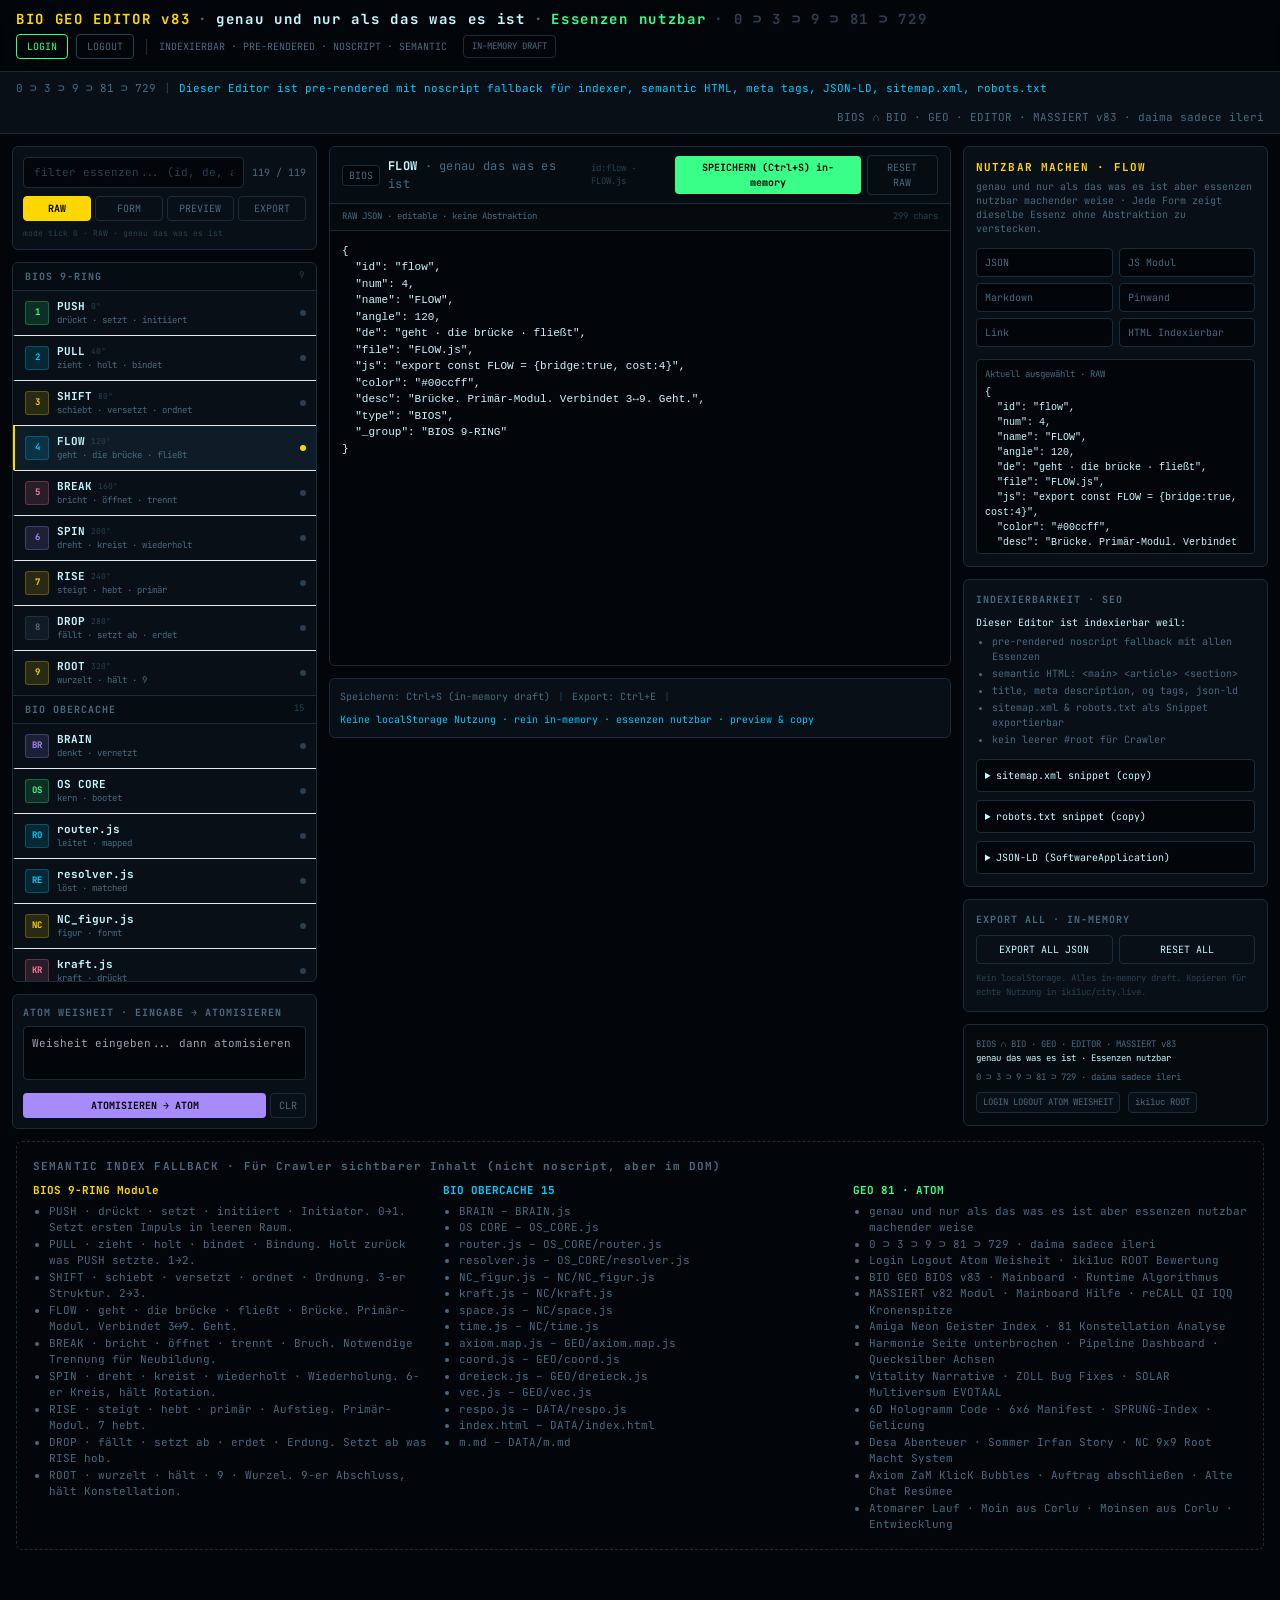
<file: editor.html>
<!DOCTYPE html>
<html lang="en">
<head>
  <meta charset="UTF-8">
  <meta name="viewport" content="width=device-width, initial-scale=1">
  <title>React Artifact</title>
  <style>@import url("https://fonts.googleapis.com/css2?family=JetBrains+Mono:wght@400;500;700&display=swap");*,:after,:before{--tw-border-spacing-x:0;--tw-border-spacing-y:0;--tw-translate-x:0;--tw-translate-y:0;--tw-rotate:0;--tw-skew-x:0;--tw-skew-y:0;--tw-scale-x:1;--tw-scale-y:1;--tw-pan-x: ;--tw-pan-y: ;--tw-pinch-zoom: ;--tw-scroll-snap-strictness:proximity;--tw-gradient-from-position: ;--tw-gradient-via-position: ;--tw-gradient-to-position: ;--tw-ordinal: ;--tw-slashed-zero: ;--tw-numeric-figure: ;--tw-numeric-spacing: ;--tw-numeric-fraction: ;--tw-ring-inset: ;--tw-ring-offset-width:0px;--tw-ring-offset-color:#fff;--tw-ring-color:rgba(59,130,246,.5);--tw-ring-offset-shadow:0 0 #0000;--tw-ring-shadow:0 0 #0000;--tw-shadow:0 0 #0000;--tw-shadow-colored:0 0 #0000;--tw-blur: ;--tw-brightness: ;--tw-contrast: ;--tw-grayscale: ;--tw-hue-rotate: ;--tw-invert: ;--tw-saturate: ;--tw-sepia: ;--tw-drop-shadow: ;--tw-backdrop-blur: ;--tw-backdrop-brightness: ;--tw-backdrop-contrast: ;--tw-backdrop-grayscale: ;--tw-backdrop-hue-rotate: ;--tw-backdrop-invert: ;--tw-backdrop-opacity: ;--tw-backdrop-saturate: ;--tw-backdrop-sepia: ;--tw-contain-size: ;--tw-contain-layout: ;--tw-contain-paint: ;--tw-contain-style: }::backdrop{--tw-border-spacing-x:0;--tw-border-spacing-y:0;--tw-translate-x:0;--tw-translate-y:0;--tw-rotate:0;--tw-skew-x:0;--tw-skew-y:0;--tw-scale-x:1;--tw-scale-y:1;--tw-pan-x: ;--tw-pan-y: ;--tw-pinch-zoom: ;--tw-scroll-snap-strictness:proximity;--tw-gradient-from-position: ;--tw-gradient-via-position: ;--tw-gradient-to-position: ;--tw-ordinal: ;--tw-slashed-zero: ;--tw-numeric-figure: ;--tw-numeric-spacing: ;--tw-numeric-fraction: ;--tw-ring-inset: ;--tw-ring-offset-width:0px;--tw-ring-offset-color:#fff;--tw-ring-color:rgba(59,130,246,.5);--tw-ring-offset-shadow:0 0 #0000;--tw-ring-shadow:0 0 #0000;--tw-shadow:0 0 #0000;--tw-shadow-colored:0 0 #0000;--tw-blur: ;--tw-brightness: ;--tw-contrast: ;--tw-grayscale: ;--tw-hue-rotate: ;--tw-invert: ;--tw-saturate: ;--tw-sepia: ;--tw-drop-shadow: ;--tw-backdrop-blur: ;--tw-backdrop-brightness: ;--tw-backdrop-contrast: ;--tw-backdrop-grayscale: ;--tw-backdrop-hue-rotate: ;--tw-backdrop-invert: ;--tw-backdrop-opacity: ;--tw-backdrop-saturate: ;--tw-backdrop-sepia: ;--tw-contain-size: ;--tw-contain-layout: ;--tw-contain-paint: ;--tw-contain-style: }
/*! tailwindcss v3.4.18 | MIT License | https://tailwindcss.com*/*,:after,:before{box-sizing:border-box;border:0 solid #e5e7eb}:after,:before{--tw-content:""}:host,html{line-height:1.5;-webkit-text-size-adjust:100%;-moz-tab-size:4;-o-tab-size:4;tab-size:4;font-family:ui-sans-serif,system-ui,sans-serif,Apple Color Emoji,Segoe UI Emoji,Segoe UI Symbol,Noto Color Emoji;font-feature-settings:normal;font-variation-settings:normal;-webkit-tap-highlight-color:transparent}body{margin:0;line-height:inherit}hr{height:0;color:inherit;border-top-width:1px}abbr:where([title]){-webkit-text-decoration:underline dotted;text-decoration:underline dotted}h1,h2,h3,h4,h5,h6{font-size:inherit;font-weight:inherit}a{color:inherit;text-decoration:inherit}b,strong{font-weight:bolder}code,kbd,pre,samp{font-family:ui-monospace,SFMono-Regular,Menlo,Monaco,Consolas,Liberation Mono,Courier New,monospace;font-feature-settings:normal;font-variation-settings:normal;font-size:1em}small{font-size:80%}sub,sup{font-size:75%;line-height:0;position:relative;vertical-align:baseline}sub{bottom:-.25em}sup{top:-.5em}table{text-indent:0;border-color:inherit;border-collapse:collapse}button,input,optgroup,select,textarea{font-family:inherit;font-feature-settings:inherit;font-variation-settings:inherit;font-size:100%;font-weight:inherit;line-height:inherit;letter-spacing:inherit;color:inherit;margin:0;padding:0}button,select{text-transform:none}button,input:where([type=button]),input:where([type=reset]),input:where([type=submit]){-webkit-appearance:button;background-color:transparent;background-image:none}:-moz-focusring{outline:auto}:-moz-ui-invalid{box-shadow:none}progress{vertical-align:baseline}::-webkit-inner-spin-button,::-webkit-outer-spin-button{height:auto}[type=search]{-webkit-appearance:textfield;outline-offset:-2px}::-webkit-search-decoration{-webkit-appearance:none}::-webkit-file-upload-button{-webkit-appearance:button;font:inherit}summary{display:list-item}blockquote,dd,dl,figure,h1,h2,h3,h4,h5,h6,hr,p,pre{margin:0}fieldset{margin:0}fieldset,legend{padding:0}menu,ol,ul{list-style:none;margin:0;padding:0}dialog{padding:0}textarea{resize:vertical}input::-moz-placeholder,textarea::-moz-placeholder{opacity:1;color:#9ca3af}input::placeholder,textarea::placeholder{opacity:1;color:#9ca3af}[role=button],button{cursor:pointer}:disabled{cursor:default}audio,canvas,embed,iframe,img,object,svg,video{display:block;vertical-align:middle}img,video{max-width:100%;height:auto}[hidden]:where(:not([hidden=until-found])){display:none}.visible{visibility:visible}.sticky{position:sticky}.top-0{top:0}.z-10{z-index:10}.z-20{z-index:20}.order-1{order:1}.order-2{order:2}.order-3{order:3}.col-span-1{grid-column:span 1/span 1}.col-span-12{grid-column:span 12/span 12}.col-span-2{grid-column:span 2/span 2}.mx-1{margin-left:.25rem;margin-right:.25rem}.mx-2{margin-left:.5rem;margin-right:.5rem}.mx-auto{margin-left:auto;margin-right:auto}.mb-1{margin-bottom:.25rem}.mb-1\.5{margin-bottom:.375rem}.mb-2{margin-bottom:.5rem}.mb-3{margin-bottom:.75rem}.ml-2{margin-left:.5rem}.ml-auto{margin-left:auto}.mt-1{margin-top:.25rem}.mt-1\.5{margin-top:.375rem}.mt-2{margin-top:.5rem}.mt-3{margin-top:.75rem}.mt-6{margin-top:1.5rem}.block{display:block}.inline{display:inline}.flex{display:flex}.grid{display:grid}.hidden{display:none}.aspect-square{aspect-ratio:1/1}.h-1\.5{height:.375rem}.h-4{height:1rem}.h-6{height:1.5rem}.h-8{height:2rem}.h-\[40px\]{height:40px}.h-\[54px\]{height:54px}.max-h-\[160px\]{max-height:160px}.max-h-\[70vh\]{max-height:70vh}.min-h-\[520px\]{min-height:520px}.min-h-\[60px\]{min-height:60px}.min-h-screen{min-height:100vh}.w-1\.5{width:.375rem}.w-6{width:1.5rem}.w-8{width:2rem}.w-full{width:100%}.w-px{width:1px}.min-w-0{min-width:0}.max-w-\[1920px\]{max-width:1920px}.max-w-\[360px\]{max-width:360px}.flex-1{flex:1 1 0%}.shrink-0{flex-shrink:0}.cursor-pointer{cursor:pointer}.list-disc{list-style-type:disc}.grid-cols-12{grid-template-columns:repeat(12,minmax(0,1fr))}.grid-cols-2{grid-template-columns:repeat(2,minmax(0,1fr))}.grid-cols-9{grid-template-columns:repeat(9,minmax(0,1fr))}.flex-col{flex-direction:column}.flex-wrap{flex-wrap:wrap}.items-center{align-items:center}.justify-center{justify-content:center}.justify-between{justify-content:space-between}.gap-1{gap:.25rem}.gap-1\.5{gap:.375rem}.gap-2{gap:.5rem}.gap-2\.5{gap:.625rem}.gap-3{gap:.75rem}.gap-4{gap:1rem}.gap-\[2px\]{gap:2px}.space-y-0\.5>:not([hidden])~:not([hidden]){--tw-space-y-reverse:0;margin-top:calc(.125rem*(1 - var(--tw-space-y-reverse)));margin-bottom:calc(.125rem*var(--tw-space-y-reverse))}.divide-y>:not([hidden])~:not([hidden]){--tw-divide-y-reverse:0;border-top-width:calc(1px*(1 - var(--tw-divide-y-reverse)));border-bottom-width:calc(1px*var(--tw-divide-y-reverse))}.divide-\[var\(--line\)\]>:not([hidden])~:not([hidden]){border-color:var(--line)}.overflow-auto{overflow:auto}.overflow-hidden{overflow:hidden}.overflow-y-auto{overflow-y:auto}.truncate{overflow:hidden;text-overflow:ellipsis;white-space:nowrap}.whitespace-pre-wrap{white-space:pre-wrap}.break-words{overflow-wrap:break-word}.rounded{border-radius:.25rem}.rounded-\[2px\]{border-radius:2px}.rounded-\[3px\]{border-radius:3px}.rounded-\[6px\]{border-radius:6px}.rounded-\[8px\]{border-radius:8px}.rounded-full{border-radius:9999px}.border{border-width:1px}.border-b{border-bottom-width:1px}.border-l-2{border-left-width:2px}.border-t{border-top-width:1px}.border-dashed{border-style:dashed}.border-\[var\(--faint\)\]{border-color:var(--faint)}.border-\[var\(--gold\)\]{border-color:var(--gold)}.border-\[var\(--lime\)\]{border-color:var(--lime)}.border-\[var\(--line\)\]{border-color:var(--line)}.border-l-\[var\(--gold\)\]{border-left-color:var(--gold)}.border-l-transparent{border-left-color:transparent}.bg-\[\#02060a\]{--tw-bg-opacity:1;background-color:rgb(2 6 10/var(--tw-bg-opacity,1))}.bg-\[\#050a0f\]{--tw-bg-opacity:1;background-color:rgb(5 10 15/var(--tw-bg-opacity,1))}.bg-\[\#0e1c28\]{--tw-bg-opacity:1;background-color:rgb(14 28 40/var(--tw-bg-opacity,1))}.bg-\[var\(--bg\)\]{background-color:var(--bg)}.bg-\[var\(--faint\)\]{background-color:var(--faint)}.bg-\[var\(--gold\)\]{background-color:var(--gold)}.bg-\[var\(--lime\)\]{background-color:var(--lime)}.bg-\[var\(--line\)\]{background-color:var(--line)}.bg-\[var\(--surface\)\]{background-color:var(--surface)}.bg-\[var\(--surface2\)\]{background-color:var(--surface2)}.bg-\[var\(--violet\)\]{background-color:var(--violet)}.bg-transparent{background-color:transparent}.p-0{padding:0}.p-2{padding:.5rem}.p-2\.5{padding:.625rem}.p-3{padding:.75rem}.p-4{padding:1rem}.px-1{padding-left:.25rem;padding-right:.25rem}.px-1\.5{padding-left:.375rem;padding-right:.375rem}.px-2{padding-left:.5rem;padding-right:.5rem}.px-2\.5{padding-left:.625rem;padding-right:.625rem}.px-3{padding-left:.75rem;padding-right:.75rem}.px-4{padding-left:1rem;padding-right:1rem}.py-0\.5{padding-top:.125rem;padding-bottom:.125rem}.py-1{padding-top:.25rem;padding-bottom:.25rem}.py-1\.5{padding-top:.375rem;padding-bottom:.375rem}.py-2{padding-top:.5rem;padding-bottom:.5rem}.py-3{padding-top:.75rem;padding-bottom:.75rem}.py-\[7px\]{padding-top:7px;padding-bottom:7px}.pb-8{padding-bottom:2rem}.pl-4{padding-left:1rem}.text-left{text-align:left}.font-mono{font-family:ui-monospace,SFMono-Regular,Menlo,Monaco,Consolas,Liberation Mono,Courier New,monospace}.text-\[10px\]{font-size:10px}.text-\[11px\]{font-size:11px}.text-\[12px\]{font-size:12px}.text-\[13px\]{font-size:13px}.text-\[16px\]{font-size:16px}.text-\[22px\]{font-size:22px}.text-\[7px\]{font-size:7px}.text-\[8px\]{font-size:8px}.text-\[9px\]{font-size:9px}.font-bold{font-weight:700}.font-normal{font-weight:400}.uppercase{text-transform:uppercase}.leading-\[1\.4\]{line-height:1.4}.leading-\[1\.5\]{line-height:1.5}.leading-\[1\.6\]{line-height:1.6}.leading-none{line-height:1}.leading-relaxed{line-height:1.625}.tracking-\[0\.12em\]{letter-spacing:.12em}.tracking-wide{letter-spacing:.025em}.tracking-widest{letter-spacing:.1em}.text-\[var\(--cyan\)\]{color:var(--cyan)}.text-\[var\(--dim\)\]{color:var(--dim)}.text-\[var\(--faint\)\]{color:var(--faint)}.text-\[var\(--gold\)\]{color:var(--gold)}.text-\[var\(--lime\)\]{color:var(--lime)}.text-\[var\(--text\)\]{color:var(--text)}.text-black{--tw-text-opacity:1;color:rgb(0 0 0/var(--tw-text-opacity,1))}.antialiased{-webkit-font-smoothing:antialiased;-moz-osx-font-smoothing:grayscale}.outline-none{outline:2px solid transparent;outline-offset:2px}.filter{filter:var(--tw-blur) var(--tw-brightness) var(--tw-contrast) var(--tw-grayscale) var(--tw-hue-rotate) var(--tw-invert) var(--tw-saturate) var(--tw-sepia) var(--tw-drop-shadow)}.backdrop-blur{--tw-backdrop-blur:blur(8px);backdrop-filter:var(--tw-backdrop-blur) var(--tw-backdrop-brightness) var(--tw-backdrop-contrast) var(--tw-backdrop-grayscale) var(--tw-backdrop-hue-rotate) var(--tw-backdrop-invert) var(--tw-backdrop-opacity) var(--tw-backdrop-saturate) var(--tw-backdrop-sepia)}.transition{transition-property:color,background-color,border-color,text-decoration-color,fill,stroke,opacity,box-shadow,transform,filter,backdrop-filter;transition-timing-function:cubic-bezier(.4,0,.2,1);transition-duration:.15s}:root{--bg:#02060a;--surface:#080f16;--surface2:#050c12;--line:#1a2c3a;--text:#c8f7ff;--dim:#4a6a80;--faint:#2a4050;--gold:gold;--cyan:#0cf;--lime:#39ff88;--violet:#a78bfa;--pink:#ff7a9e}*{font-family:JetBrains Mono,ui-monospace,SFMono-Regular,Menlo,monospace}body,html{background:var(--bg);color:var(--text)}::-webkit-scrollbar{width:6px;height:6px}::-webkit-scrollbar-thumb{background:var(--faint);border-radius:3px}::-webkit-scrollbar-track{background:var(--bg)}textarea{resize:none}.selection\:bg-\[var\(--cyan\)\] ::-moz-selection{background-color:var(--cyan)}.selection\:bg-\[var\(--cyan\)\] ::selection{background-color:var(--cyan)}.selection\:text-black ::-moz-selection{--tw-text-opacity:1;color:rgb(0 0 0/var(--tw-text-opacity,1))}.selection\:text-black ::selection{--tw-text-opacity:1;color:rgb(0 0 0/var(--tw-text-opacity,1))}.selection\:bg-\[var\(--cyan\)\]::-moz-selection{background-color:var(--cyan)}.selection\:bg-\[var\(--cyan\)\]::selection{background-color:var(--cyan)}.selection\:text-black::-moz-selection{--tw-text-opacity:1;color:rgb(0 0 0/var(--tw-text-opacity,1))}.selection\:text-black::selection{--tw-text-opacity:1;color:rgb(0 0 0/var(--tw-text-opacity,1))}.placeholder\:text-\[var\(--faint\)\]::-moz-placeholder{color:var(--faint)}.placeholder\:text-\[var\(--faint\)\]::placeholder{color:var(--faint)}.hover\:border-\[var\(--cyan\)\]:hover{border-color:var(--cyan)}.hover\:border-\[var\(--pink\)\]:hover{border-color:var(--pink)}.hover\:bg-\[var\(--lime\)\]:hover{background-color:var(--lime)}.hover\:bg-\[var\(--surface2\)\]:hover{background-color:var(--surface2)}.hover\:text-\[var\(--pink\)\]:hover{color:var(--pink)}.hover\:text-\[var\(--text\)\]:hover{color:var(--text)}.hover\:text-black:hover{--tw-text-opacity:1;color:rgb(0 0 0/var(--tw-text-opacity,1))}.hover\:brightness-110:hover{--tw-brightness:brightness(1.1);filter:var(--tw-blur) var(--tw-brightness) var(--tw-contrast) var(--tw-grayscale) var(--tw-hue-rotate) var(--tw-invert) var(--tw-saturate) var(--tw-sepia) var(--tw-drop-shadow)}.focus\:border-\[var\(--cyan\)\]:focus{border-color:var(--cyan)}.focus\:border-\[var\(--violet\)\]:focus{border-color:var(--violet)}.group:hover .group-hover\:bg-\[var\(--cyan\)\]{background-color:var(--cyan)}@media (min-width:768px){.md\:block{display:block}.md\:inline{display:inline}.md\:grid-cols-3{grid-template-columns:repeat(3,minmax(0,1fr))}.md\:px-3{padding-left:.75rem;padding-right:.75rem}.md\:text-\[14px\]{font-size:14px}}@media (min-width:1024px){.lg\:order-1{order:1}.lg\:order-2{order:2}.lg\:col-span-3{grid-column:span 3/span 3}.lg\:col-span-6{grid-column:span 6/span 6}.lg\:max-h-\[calc\(100vh-180px\)\]{max-height:calc(100vh - 180px)}}</style>
</head>
<body>
  <div id="root"></div>
  
  <script type="module">var rf=Object.create;var{getPrototypeOf:lf,defineProperty:Ql,getOwnPropertyNames:of}=Object;var uf=Object.prototype.hasOwnProperty;var _n=(e,n,t)=>{t=e!=null?rf(lf(e)):{};let r=n||!e||!e.__esModule?Ql(t,"default",{value:e,enumerable:!0}):t;for(let l of of(e))if(!uf.call(r,l))Ql(r,l,{get:()=>e[l],enumerable:!0});return r};var Sr=(e,n)=>()=>(n||e((n={exports:{}}).exports,n),n.exports);var af=(e,n)=>{for(var t in n)Ql(e,t,{get:n[t],enumerable:!0,configurable:!0,set:(r)=>n[t]=()=>r})};var sf=(e,n)=>()=>(e&&(n=e(e=0)),n);var Et=Sr((Pf)=>{var kt=Symbol.for("react.element"),cf=Symbol.for("react.portal"),ff=Symbol.for("react.fragment"),df=Symbol.for("react.strict_mode"),pf=Symbol.for("react.profiler"),mf=Symbol.for("react.provider"),hf=Symbol.for("react.context"),vf=Symbol.for("react.forward_ref"),yf=Symbol.for("react.suspense"),gf=Symbol.for("react.memo"),wf=Symbol.for("react.lazy"),hi=Symbol.iterator;function Sf(e){if(e===null||typeof e!=="object")return null;return e=hi&&e[hi]||e["@@iterator"],typeof e==="function"?e:null}var gi={isMounted:function(){return!1},enqueueForceUpdate:function(){},enqueueReplaceState:function(){},enqueueSetState:function(){}},wi=Object.assign,Si={};function Hn(e,n,t){this.props=e,this.context=n,this.refs=Si,this.updater=t||gi}Hn.prototype.isReactComponent={};Hn.prototype.setState=function(e,n){if(typeof e!=="object"&&typeof e!=="function"&&e!=null)throw Error("setState(...): takes an object of state variables to update or a function which returns an object of state variables.");this.updater.enqueueSetState(this,e,n,"setState")};Hn.prototype.forceUpdate=function(e){this.updater.enqueueForceUpdate(this,e,"forceUpdate")};function ki(){}ki.prototype=Hn.prototype;function Kl(e,n,t){this.props=e,this.context=n,this.refs=Si,this.updater=t||gi}var Yl=Kl.prototype=new ki;Yl.constructor=Kl;wi(Yl,Hn.prototype);Yl.isPureReactComponent=!0;var vi=Array.isArray,Ei=Object.prototype.hasOwnProperty,Xl={current:null},Ci={key:!0,ref:!0,__self:!0,__source:!0};function _i(e,n,t){var r,l={},o=null,u=null;if(n!=null)for(r in n.ref!==void 0&&(u=n.ref),n.key!==void 0&&(o=""+n.key),n)Ei.call(n,r)&&!Ci.hasOwnProperty(r)&&(l[r]=n[r]);var i=arguments.length-2;if(i===1)l.children=t;else if(1<i){for(var a=Array(i),c=0;c<i;c++)a[c]=arguments[c+2];l.children=a}if(e&&e.defaultProps)for(r in i=e.defaultProps,i)l[r]===void 0&&(l[r]=i[r]);return{$$typeof:kt,type:e,key:o,ref:u,props:l,_owner:Xl.current}}function kf(e,n){return{$$typeof:kt,type:e.type,key:n,ref:e.ref,props:e.props,_owner:e._owner}}function Zl(e){return typeof e==="object"&&e!==null&&e.$$typeof===kt}function Ef(e){var n={"=":"=0",":":"=2"};return"$"+e.replace(/[=:]/g,function(t){return n[t]})}var yi=/\/+/g;function Bl(e,n){return typeof e==="object"&&e!==null&&e.key!=null?Ef(""+e.key):n.toString(36)}function Er(e,n,t,r,l){var o=typeof e;if(o==="undefined"||o==="boolean")e=null;var u=!1;if(e===null)u=!0;else switch(o){case"string":case"number":u=!0;break;case"object":switch(e.$$typeof){case kt:case cf:u=!0}}if(u)return u=e,l=l(u),e=r===""?"."+Bl(u,0):r,vi(l)?(t="",e!=null&&(t=e.replace(yi,"$&/")+"/"),Er(l,n,t,"",function(c){return c})):l!=null&&(Zl(l)&&(l=kf(l,t+(!l.key||u&&u.key===l.key?"":(""+l.key).replace(yi,"$&/")+"/")+e)),n.push(l)),1;if(u=0,r=r===""?".":r+":",vi(e))for(var i=0;i<e.length;i++){o=e[i];var a=r+Bl(o,i);u+=Er(o,n,t,a,l)}else if(a=Sf(e),typeof a==="function")for(e=a.call(e),i=0;!(o=e.next()).done;)o=o.value,a=r+Bl(o,i++),u+=Er(o,n,t,a,l);else if(o==="object")throw n=String(e),Error("Objects are not valid as a React child (found: "+(n==="[object Object]"?"object with keys {"+Object.keys(e).join(", ")+"}":n)+"). If you meant to render a collection of children, use an array instead.");return u}function kr(e,n,t){if(e==null)return e;var r=[],l=0;return Er(e,r,"","",function(o){return n.call(t,o,l++)}),r}function Cf(e){if(e._status===-1){var n=e._result;n=n(),n.then(function(t){if(e._status===0||e._status===-1)e._status=1,e._result=t},function(t){if(e._status===0||e._status===-1)e._status=2,e._result=t}),e._status===-1&&(e._status=0,e._result=n)}if(e._status===1)return e._result.default;throw e._result}var ie={current:null},Cr={transition:null},_f={ReactCurrentDispatcher:ie,ReactCurrentBatchConfig:Cr,ReactCurrentOwner:Xl};function Pi(){throw Error("act(...) is not supported in production builds of React.")}Pf.Children={map:kr,forEach:function(e,n,t){kr(e,function(){n.apply(this,arguments)},t)},count:function(e){var n=0;return kr(e,function(){n++}),n},toArray:function(e){return kr(e,function(n){return n})||[]},only:function(e){if(!Zl(e))throw Error("React.Children.only expected to receive a single React element child.");return e}};Pf.Component=Hn;Pf.Fragment=ff;Pf.Profiler=pf;Pf.PureComponent=Kl;Pf.StrictMode=df;Pf.Suspense=yf;Pf.__SECRET_INTERNALS_DO_NOT_USE_OR_YOU_WILL_BE_FIRED=_f;Pf.act=Pi;Pf.cloneElement=function(e,n,t){if(e===null||e===void 0)throw Error("React.cloneElement(...): The argument must be a React element, but you passed "+e+".");var r=wi({},e.props),l=e.key,o=e.ref,u=e._owner;if(n!=null){if(n.ref!==void 0&&(o=n.ref,u=Xl.current),n.key!==void 0&&(l=""+n.key),e.type&&e.type.defaultProps)var i=e.type.defaultProps;for(a in n)Ei.call(n,a)&&!Ci.hasOwnProperty(a)&&(r[a]=n[a]===void 0&&i!==void 0?i[a]:n[a])}var a=arguments.length-2;if(a===1)r.children=t;else if(1<a){i=Array(a);for(var c=0;c<a;c++)i[c]=arguments[c+2];r.children=i}return{$$typeof:kt,type:e.type,key:l,ref:o,props:r,_owner:u}};Pf.createContext=function(e){return e={$$typeof:hf,_currentValue:e,_currentValue2:e,_threadCount:0,Provider:null,Consumer:null,_defaultValue:null,_globalName:null},e.Provider={$$typeof:mf,_context:e},e.Consumer=e};Pf.createElement=_i;Pf.createFactory=function(e){var n=_i.bind(null,e);return n.type=e,n};Pf.createRef=function(){return{current:null}};Pf.forwardRef=function(e){return{$$typeof:vf,render:e}};Pf.isValidElement=Zl;Pf.lazy=function(e){return{$$typeof:wf,_payload:{_status:-1,_result:e},_init:Cf}};Pf.memo=function(e,n){return{$$typeof:gf,type:e,compare:n===void 0?null:n}};Pf.startTransition=function(e){var n=Cr.transition;Cr.transition={};try{e()}finally{Cr.transition=n}};Pf.unstable_act=Pi;Pf.useCallback=function(e,n){return ie.current.useCallback(e,n)};Pf.useContext=function(e){return ie.current.useContext(e)};Pf.useDebugValue=function(){};Pf.useDeferredValue=function(e){return ie.current.useDeferredValue(e)};Pf.useEffect=function(e,n){return ie.current.useEffect(e,n)};Pf.useId=function(){return ie.current.useId()};Pf.useImperativeHandle=function(e,n,t){return ie.current.useImperativeHandle(e,n,t)};Pf.useInsertionEffect=function(e,n){return ie.current.useInsertionEffect(e,n)};Pf.useLayoutEffect=function(e,n){return ie.current.useLayoutEffect(e,n)};Pf.useMemo=function(e,n){return ie.current.useMemo(e,n)};Pf.useReducer=function(e,n,t){return ie.current.useReducer(e,n,t)};Pf.useRef=function(e){return ie.current.useRef(e)};Pf.useState=function(e){return ie.current.useState(e)};Pf.useSyncExternalStore=function(e,n,t){return ie.current.useSyncExternalStore(e,n,t)};Pf.useTransition=function(){return ie.current.useTransition()};Pf.version="18.3.1"});var Mi=Sr((sd)=>{function Jl(e,n){var t=e.length;e.push(n);e:for(;0<t;){var r=t-1>>>1,l=e[r];if(0<_r(l,n))e[r]=n,e[t]=l,t=r;else break e}}function Re(e){return e.length===0?null:e[0]}function Tr(e){if(e.length===0)return null;var n=e[0],t=e.pop();if(t!==n){e[0]=t;e:for(var r=0,l=e.length,o=l>>>1;r<o;){var u=2*(r+1)-1,i=e[u],a=u+1,c=e[a];if(0>_r(i,t))a<l&&0>_r(c,i)?(e[r]=c,e[a]=t,r=a):(e[r]=i,e[u]=t,r=u);else if(a<l&&0>_r(c,t))e[r]=c,e[a]=t,r=a;else break e}}return n}function _r(e,n){var t=e.sortIndex-n.sortIndex;return t!==0?t:e.id-n.id}if(typeof performance==="object"&&typeof performance.now==="function")ql=performance,sd.unstable_now=function(){return ql.now()};else Pr=Date,jl=Pr.now(),sd.unstable_now=function(){return Pr.now()-jl};var ql,Pr,jl,$e=[],tn=[],ad=1,Ee=null,te=3,Lr=!1,Pn=!1,_t=!1,zi=typeof setTimeout==="function"?setTimeout:null,Ti=typeof clearTimeout==="function"?clearTimeout:null,Ni=typeof setImmediate<"u"?setImmediate:null;typeof navigator<"u"&&navigator.scheduling!==void 0&&navigator.scheduling.isInputPending!==void 0&&navigator.scheduling.isInputPending.bind(navigator.scheduling);function bl(e){for(var n=Re(tn);n!==null;){if(n.callback===null)Tr(tn);else if(n.startTime<=e)Tr(tn),n.sortIndex=n.expirationTime,Jl($e,n);else break;n=Re(tn)}}function no(e){if(_t=!1,bl(e),!Pn)if(Re($e)!==null)Pn=!0,ro(to);else{var n=Re(tn);n!==null&&lo(no,n.startTime-e)}}function to(e,n){Pn=!1,_t&&(_t=!1,Ti(Pt),Pt=-1),Lr=!0;var t=te;try{bl(n);for(Ee=Re($e);Ee!==null&&(!(Ee.expirationTime>n)||e&&!Fi());){var r=Ee.callback;if(typeof r==="function"){Ee.callback=null,te=Ee.priorityLevel;var l=r(Ee.expirationTime<=n);n=sd.unstable_now(),typeof l==="function"?Ee.callback=l:Ee===Re($e)&&Tr($e),bl(n)}else Tr($e);Ee=Re($e)}if(Ee!==null)var o=!0;else{var u=Re(tn);u!==null&&lo(no,u.startTime-n),o=!1}return o}finally{Ee=null,te=t,Lr=!1}}var Rr=!1,Nr=null,Pt=-1,Li=5,Ri=-1;function Fi(){return sd.unstable_now()-Ri<Li?!1:!0}function Gl(){if(Nr!==null){var e=sd.unstable_now();Ri=e;var n=!0;try{n=Nr(!0,e)}finally{n?Ct():(Rr=!1,Nr=null)}}else Rr=!1}var Ct;if(typeof Ni==="function")Ct=function(){Ni(Gl)};else if(typeof MessageChannel<"u")zr=new MessageChannel,eo=zr.port2,zr.port1.onmessage=Gl,Ct=function(){eo.postMessage(null)};else Ct=function(){zi(Gl,0)};var zr,eo;function ro(e){Nr=e,Rr||(Rr=!0,Ct())}function lo(e,n){Pt=zi(function(){e(sd.unstable_now())},n)}sd.unstable_IdlePriority=5;sd.unstable_ImmediatePriority=1;sd.unstable_LowPriority=4;sd.unstable_NormalPriority=3;sd.unstable_Profiling=null;sd.unstable_UserBlockingPriority=2;sd.unstable_cancelCallback=function(e){e.callback=null};sd.unstable_continueExecution=function(){Pn||Lr||(Pn=!0,ro(to))};sd.unstable_forceFrameRate=function(e){0>e||125<e?console.error("forceFrameRate takes a positive int between 0 and 125, forcing frame rates higher than 125 fps is not supported"):Li=0<e?Math.floor(1000/e):5};sd.unstable_getCurrentPriorityLevel=function(){return te};sd.unstable_getFirstCallbackNode=function(){return Re($e)};sd.unstable_next=function(e){switch(te){case 1:case 2:case 3:var n=3;break;default:n=te}var t=te;te=n;try{return e()}finally{te=t}};sd.unstable_pauseExecution=function(){};sd.unstable_requestPaint=function(){};sd.unstable_runWithPriority=function(e,n){switch(e){case 1:case 2:case 3:case 4:case 5:break;default:e=3}var t=te;te=e;try{return n()}finally{te=t}};sd.unstable_scheduleCallback=function(e,n,t){var r=sd.unstable_now();switch(typeof t==="object"&&t!==null?(t=t.delay,t=typeof t==="number"&&0<t?r+t:r):t=r,e){case 1:var l=-1;break;case 2:l=250;break;case 5:l=1073741823;break;case 4:l=1e4;break;default:l=5000}return l=t+l,e={id:ad++,callback:n,priorityLevel:e,startTime:t,expirationTime:l,sortIndex:-1},t>r?(e.sortIndex=t,Jl(tn,e),Re($e)===null&&e===Re(tn)&&(_t?(Ti(Pt),Pt=-1):_t=!0,lo(no,t-r))):(e.sortIndex=l,Jl($e,e),Pn||Lr||(Pn=!0,ro(to))),e};sd.unstable_shouldYield=Fi;sd.unstable_wrapCallback=function(e){var n=te;return function(){var t=te;te=n;try{return e.apply(this,arguments)}finally{te=t}}}});var fi={};af(fi,{version:()=>Yc,unstable_renderSubtreeIntoContainer:()=>Kc,unstable_batchedUpdates:()=>Bc,unmountComponentAtNode:()=>Qc,render:()=>Wc,hydrateRoot:()=>Hc,hydrate:()=>Ac,flushSync:()=>$c,findDOMNode:()=>Vc,createRoot:()=>Uc,createPortal:()=>xc,__SECRET_INTERNALS_DO_NOT_USE_OR_YOU_WILL_BE_FIRED:()=>Oc});function w(e){for(var n="https://reactjs.org/docs/error-decoder.html?invariant="+e,t=1;t<arguments.length;t++)n+="&args[]="+encodeURIComponent(arguments[t]);return"Minified React error #"+e+"; visit "+n+" for the full message or use the non-minified dev environment for full errors and additional helpful warnings."}function $n(e,n){st(e,n),st(e+"Capture",n)}function st(e,n){Jt[e]=n;for(e=0;e<n.length;e++)Va.add(n[e])}function Ld(e){if(zo.call(Ii,e))return!0;if(zo.call(Di,e))return!1;if(Td.test(e))return Ii[e]=!0;return Di[e]=!0,!1}function Rd(e,n,t,r){if(t!==null&&t.type===0)return!1;switch(typeof n){case"function":case"symbol":return!0;case"boolean":if(r)return!1;if(t!==null)return!t.acceptsBooleans;return e=e.toLowerCase().slice(0,5),e!=="data-"&&e!=="aria-";default:return!1}}function Fd(e,n,t,r){if(n===null||typeof n>"u"||Rd(e,n,t,r))return!0;if(r)return!1;if(t!==null)switch(t.type){case 3:return!n;case 4:return n===!1;case 5:return isNaN(n);case 6:return isNaN(n)||1>n}return!1}function ce(e,n,t,r,l,o,u){this.acceptsBooleans=n===2||n===3||n===4,this.attributeName=r,this.attributeNamespace=l,this.mustUseProperty=t,this.propertyName=e,this.type=n,this.sanitizeURL=o,this.removeEmptyString=u}function Eu(e){return e[1].toUpperCase()}function Cu(e,n,t,r){var l=ne.hasOwnProperty(n)?ne[n]:null;if(l!==null?l.type!==0:r||!(2<n.length)||n[0]!=="o"&&n[0]!=="O"||n[1]!=="n"&&n[1]!=="N")Fd(n,t,l,r)&&(t=null),r||l===null?Ld(n)&&(t===null?e.removeAttribute(n):e.setAttribute(n,""+t)):l.mustUseProperty?e[l.propertyName]=t===null?l.type===3?!1:"":t:(n=l.attributeName,r=l.attributeNamespace,t===null?e.removeAttribute(n):(l=l.type,t=l===3||l===4&&t===!0?"":""+t,r?e.setAttributeNS(r,n,t):e.setAttribute(n,t)))}function Nt(e){if(e===null||typeof e!=="object")return null;return e=Oi&&e[Oi]||e["@@iterator"],typeof e==="function"?e:null}function Dt(e){if(oo===void 0)try{throw Error()}catch(t){var n=t.stack.trim().match(/\n( *(at )?)/);oo=n&&n[1]||""}return`
`+oo+e}function io(e,n){if(!e||uo)return"";uo=!0;var t=Error.prepareStackTrace;Error.prepareStackTrace=void 0;try{if(n)if(n=function(){throw Error()},Object.defineProperty(n.prototype,"props",{set:function(){throw Error()}}),typeof Reflect==="object"&&Reflect.construct){try{Reflect.construct(n,[])}catch(c){var r=c}Reflect.construct(e,[],n)}else{try{n.call()}catch(c){r=c}e.call(n.prototype)}else{try{throw Error()}catch(c){r=c}e()}}catch(c){if(c&&r&&typeof c.stack==="string"){for(var l=c.stack.split(`
`),o=r.stack.split(`
`),u=l.length-1,i=o.length-1;1<=u&&0<=i&&l[u]!==o[i];)i--;for(;1<=u&&0<=i;u--,i--)if(l[u]!==o[i]){if(u!==1||i!==1)do if(u--,i--,0>i||l[u]!==o[i]){var a=`
`+l[u].replace(" at new "," at ");return e.displayName&&a.includes("<anonymous>")&&(a=a.replace("<anonymous>",e.displayName)),a}while(1<=u&&0<=i);break}}}finally{uo=!1,Error.prepareStackTrace=t}return(e=e?e.displayName||e.name:"")?Dt(e):""}function Md(e){switch(e.tag){case 5:return Dt(e.type);case 16:return Dt("Lazy");case 13:return Dt("Suspense");case 19:return Dt("SuspenseList");case 0:case 2:case 15:return e=io(e.type,!1),e;case 11:return e=io(e.type.render,!1),e;case 1:return e=io(e.type,!0),e;default:return""}}function Fo(e){if(e==null)return null;if(typeof e==="function")return e.displayName||e.name||null;if(typeof e==="string")return e;switch(e){case Yn:return"Fragment";case Kn:return"Portal";case To:return"Profiler";case _u:return"StrictMode";case Lo:return"Suspense";case Ro:return"SuspenseList"}if(typeof e==="object")switch(e.$$typeof){case Aa:return(e.displayName||"Context")+".Consumer";case $a:return(e._context.displayName||"Context")+".Provider";case Pu:var n=e.render;return e=e.displayName,e||(e=n.displayName||n.name||"",e=e!==""?"ForwardRef("+e+")":"ForwardRef"),e;case Nu:return n=e.displayName||null,n!==null?n:Fo(e.type)||"Memo";case ln:n=e._payload,e=e._init;try{return Fo(e(n))}catch(t){}}return null}function Dd(e){var n=e.type;switch(e.tag){case 24:return"Cache";case 9:return(n.displayName||"Context")+".Consumer";case 10:return(n._context.displayName||"Context")+".Provider";case 18:return"DehydratedFragment";case 11:return e=n.render,e=e.displayName||e.name||"",n.displayName||(e!==""?"ForwardRef("+e+")":"ForwardRef");case 7:return"Fragment";case 5:return n;case 4:return"Portal";case 3:return"Root";case 6:return"Text";case 16:return Fo(n);case 8:return n===_u?"StrictMode":"Mode";case 22:return"Offscreen";case 12:return"Profiler";case 21:return"Scope";case 13:return"Suspense";case 19:return"SuspenseList";case 25:return"TracingMarker";case 1:case 0:case 17:case 2:case 14:case 15:if(typeof n==="function")return n.displayName||n.name||null;if(typeof n==="string")return n}return null}function wn(e){switch(typeof e){case"boolean":case"number":case"string":case"undefined":return e;case"object":return e;default:return""}}function Wa(e){var n=e.type;return(e=e.nodeName)&&e.toLowerCase()==="input"&&(n==="checkbox"||n==="radio")}function Id(e){var n=Wa(e)?"checked":"value",t=Object.getOwnPropertyDescriptor(e.constructor.prototype,n),r=""+e[n];if(!e.hasOwnProperty(n)&&typeof t<"u"&&typeof t.get==="function"&&typeof t.set==="function"){var{get:l,set:o}=t;return Object.defineProperty(e,n,{configurable:!0,get:function(){return l.call(this)},set:function(u){r=""+u,o.call(this,u)}}),Object.defineProperty(e,n,{enumerable:t.enumerable}),{getValue:function(){return r},setValue:function(u){r=""+u},stopTracking:function(){e._valueTracker=null,delete e[n]}}}}function Mr(e){e._valueTracker||(e._valueTracker=Id(e))}function Qa(e){if(!e)return!1;var n=e._valueTracker;if(!n)return!0;var t=n.getValue(),r="";return e&&(r=Wa(e)?e.checked?"true":"false":e.value),e=r,e!==t?(n.setValue(e),!0):!1}function rl(e){if(e=e||(typeof document<"u"?document:void 0),typeof e>"u")return null;try{return e.activeElement||e.body}catch(n){return e.body}}function Mo(e,n){var t=n.checked;return W({},n,{defaultChecked:void 0,defaultValue:void 0,value:void 0,checked:t!=null?t:e._wrapperState.initialChecked})}function xi(e,n){var t=n.defaultValue==null?"":n.defaultValue,r=n.checked!=null?n.checked:n.defaultChecked;t=wn(n.value!=null?n.value:t),e._wrapperState={initialChecked:r,initialValue:t,controlled:n.type==="checkbox"||n.type==="radio"?n.checked!=null:n.value!=null}}function Ba(e,n){n=n.checked,n!=null&&Cu(e,"checked",n,!1)}function Do(e,n){Ba(e,n);var t=wn(n.value),r=n.type;if(t!=null)if(r==="number"){if(t===0&&e.value===""||e.value!=t)e.value=""+t}else e.value!==""+t&&(e.value=""+t);else if(r==="submit"||r==="reset"){e.removeAttribute("value");return}n.hasOwnProperty("value")?Io(e,n.type,t):n.hasOwnProperty("defaultValue")&&Io(e,n.type,wn(n.defaultValue)),n.checked==null&&n.defaultChecked!=null&&(e.defaultChecked=!!n.defaultChecked)}function Ui(e,n,t){if(n.hasOwnProperty("value")||n.hasOwnProperty("defaultValue")){var r=n.type;if(!(r!=="submit"&&r!=="reset"||n.value!==void 0&&n.value!==null))return;n=""+e._wrapperState.initialValue,t||n===e.value||(e.value=n),e.defaultValue=n}t=e.name,t!==""&&(e.name=""),e.defaultChecked=!!e._wrapperState.initialChecked,t!==""&&(e.name=t)}function Io(e,n,t){if(n!=="number"||rl(e.ownerDocument)!==e)t==null?e.defaultValue=""+e._wrapperState.initialValue:e.defaultValue!==""+t&&(e.defaultValue=""+t)}function rt(e,n,t,r){if(e=e.options,n){n={};for(var l=0;l<t.length;l++)n["$"+t[l]]=!0;for(t=0;t<e.length;t++)l=n.hasOwnProperty("$"+e[t].value),e[t].selected!==l&&(e[t].selected=l),l&&r&&(e[t].defaultSelected=!0)}else{t=""+wn(t),n=null;for(l=0;l<e.length;l++){if(e[l].value===t){e[l].selected=!0,r&&(e[l].defaultSelected=!0);return}n!==null||e[l].disabled||(n=e[l])}n!==null&&(n.selected=!0)}}function Oo(e,n){if(n.dangerouslySetInnerHTML!=null)throw Error(w(91));return W({},n,{value:void 0,defaultValue:void 0,children:""+e._wrapperState.initialValue})}function Vi(e,n){var t=n.value;if(t==null){if(t=n.children,n=n.defaultValue,t!=null){if(n!=null)throw Error(w(92));if(It(t)){if(1<t.length)throw Error(w(93));t=t[0]}n=t}n==null&&(n=""),t=n}e._wrapperState={initialValue:wn(t)}}function Ka(e,n){var t=wn(n.value),r=wn(n.defaultValue);t!=null&&(t=""+t,t!==e.value&&(e.value=t),n.defaultValue==null&&e.defaultValue!==t&&(e.defaultValue=t)),r!=null&&(e.defaultValue=""+r)}function $i(e){var n=e.textContent;n===e._wrapperState.initialValue&&n!==""&&n!==null&&(e.value=n)}function Ya(e){switch(e){case"svg":return"http://www.w3.org/2000/svg";case"math":return"http://www.w3.org/1998/Math/MathML";default:return"http://www.w3.org/1999/xhtml"}}function xo(e,n){return e==null||e==="http://www.w3.org/1999/xhtml"?Ya(n):e==="http://www.w3.org/2000/svg"&&n==="foreignObject"?"http://www.w3.org/1999/xhtml":e}function qt(e,n){if(n){var t=e.firstChild;if(t&&t===e.lastChild&&t.nodeType===3){t.nodeValue=n;return}}e.textContent=n}function Za(e,n,t){return n==null||typeof n==="boolean"||n===""?"":t||typeof n!=="number"||n===0||Ht.hasOwnProperty(e)&&Ht[e]?(""+n).trim():n+"px"}function Ga(e,n){e=e.style;for(var t in n)if(n.hasOwnProperty(t)){var r=t.indexOf("--")===0,l=Za(t,n[t],r);t==="float"&&(t="cssFloat"),r?e.setProperty(t,l):e[t]=l}}function Uo(e,n){if(n){if(xd[e]&&(n.children!=null||n.dangerouslySetInnerHTML!=null))throw Error(w(137,e));if(n.dangerouslySetInnerHTML!=null){if(n.children!=null)throw Error(w(60));if(typeof n.dangerouslySetInnerHTML!=="object"||!("__html"in n.dangerouslySetInnerHTML))throw Error(w(61))}if(n.style!=null&&typeof n.style!=="object")throw Error(w(62))}}function Vo(e,n){if(e.indexOf("-")===-1)return typeof n.is==="string";switch(e){case"annotation-xml":case"color-profile":case"font-face":case"font-face-src":case"font-face-uri":case"font-face-format":case"font-face-name":case"missing-glyph":return!1;default:return!0}}function zu(e){return e=e.target||e.srcElement||window,e.correspondingUseElement&&(e=e.correspondingUseElement),e.nodeType===3?e.parentNode:e}function Ai(e){if(e=hr(e)){if(typeof Ao!=="function")throw Error(w(280));var n=e.stateNode;n&&(n=Fl(n),Ao(e.stateNode,e.type,n))}}function Ja(e){lt?ot?ot.push(e):ot=[e]:lt=e}function qa(){if(lt){var e=lt,n=ot;if(ot=lt=null,Ai(e),n)for(e=0;e<n.length;e++)Ai(n[e])}}function ja(e,n){return e(n)}function ba(){}function es(e,n,t){if(ao)return e(n,t);ao=!0;try{return ja(e,n,t)}finally{if(ao=!1,lt!==null||ot!==null)ba(),qa()}}function jt(e,n){var t=e.stateNode;if(t===null)return null;var r=Fl(t);if(r===null)return null;t=r[n];e:switch(n){case"onClick":case"onClickCapture":case"onDoubleClick":case"onDoubleClickCapture":case"onMouseDown":case"onMouseDownCapture":case"onMouseMove":case"onMouseMoveCapture":case"onMouseUp":case"onMouseUpCapture":case"onMouseEnter":(r=!r.disabled)||(e=e.type,r=!(e==="button"||e==="input"||e==="select"||e==="textarea")),e=!r;break e;default:e=!1}if(e)return null;if(t&&typeof t!=="function")throw Error(w(231,n,typeof t));return t}function Ud(e,n,t,r,l,o,u,i,a){var c=Array.prototype.slice.call(arguments,3);try{n.apply(t,c)}catch(h){this.onError(h)}}function $d(e,n,t,r,l,o,u,i,a){Wt=!1,ll=null,Ud.apply(Vd,arguments)}function Ad(e,n,t,r,l,o,u,i,a){if($d.apply(this,arguments),Wt){if(Wt){var c=ll;Wt=!1,ll=null}else throw Error(w(198));ol||(ol=!0,Wo=c)}}function An(e){var n=e,t=e;if(e.alternate)for(;n.return;)n=n.return;else{e=n;do n=e,(n.flags&4098)!==0&&(t=n.return),e=n.return;while(e)}return n.tag===3?t:null}function ns(e){if(e.tag===13){var n=e.memoizedState;if(n===null&&(e=e.alternate,e!==null&&(n=e.memoizedState)),n!==null)return n.dehydrated}return null}function Hi(e){if(An(e)!==e)throw Error(w(188))}function Hd(e){var n=e.alternate;if(!n){if(n=An(e),n===null)throw Error(w(188));return n!==e?null:e}for(var t=e,r=n;;){var l=t.return;if(l===null)break;var o=l.alternate;if(o===null){if(r=l.return,r!==null){t=r;continue}break}if(l.child===o.child){for(o=l.child;o;){if(o===t)return Hi(l),e;if(o===r)return Hi(l),n;o=o.sibling}throw Error(w(188))}if(t.return!==r.return)t=l,r=o;else{for(var u=!1,i=l.child;i;){if(i===t){u=!0,t=l,r=o;break}if(i===r){u=!0,r=l,t=o;break}i=i.sibling}if(!u){for(i=o.child;i;){if(i===t){u=!0,t=o,r=l;break}if(i===r){u=!0,r=o,t=l;break}i=i.sibling}if(!u)throw Error(w(189))}}if(t.alternate!==r)throw Error(w(190))}if(t.tag!==3)throw Error(w(188));return t.stateNode.current===t?e:n}function ts(e){return e=Hd(e),e!==null?rs(e):null}function rs(e){if(e.tag===5||e.tag===6)return e;for(e=e.child;e!==null;){var n=rs(e);if(n!==null)return n;e=e.sibling}return null}function Yd(e){if(Qe&&typeof Qe.onCommitFiberRoot==="function")try{Qe.onCommitFiberRoot(zl,e,void 0,(e.current.flags&128)===128)}catch(n){}}function Gd(e){return e>>>=0,e===0?32:31-(Xd(e)/Zd|0)|0}function Ot(e){switch(e&-e){case 1:return 1;case 2:return 2;case 4:return 4;case 8:return 8;case 16:return 16;case 32:return 32;case 64:case 128:case 256:case 512:case 1024:case 2048:case 4096:case 8192:case 16384:case 32768:case 65536:case 131072:case 262144:case 524288:case 1048576:case 2097152:return e&4194240;case 4194304:case 8388608:case 16777216:case 33554432:case 67108864:return e&130023424;case 134217728:return 134217728;case 268435456:return 268435456;case 536870912:return 536870912;case 1073741824:return 1073741824;default:return e}}function il(e,n){var t=e.pendingLanes;if(t===0)return 0;var r=0,l=e.suspendedLanes,o=e.pingedLanes,u=t&268435455;if(u!==0){var i=u&~l;i!==0?r=Ot(i):(o&=u,o!==0&&(r=Ot(o)))}else u=t&~l,u!==0?r=Ot(u):o!==0&&(r=Ot(o));if(r===0)return 0;if(n!==0&&n!==r&&(n&l)===0&&(l=r&-r,o=n&-n,l>=o||l===16&&(o&4194240)!==0))return n;if((r&4)!==0&&(r|=t&16),n=e.entangledLanes,n!==0)for(e=e.entanglements,n&=r;0<n;)t=31-Oe(n),l=1<<t,r|=e[t],n&=~l;return r}function Jd(e,n){switch(e){case 1:case 2:case 4:return n+250;case 8:case 16:case 32:case 64:case 128:case 256:case 512:case 1024:case 2048:case 4096:case 8192:case 16384:case 32768:case 65536:case 131072:case 262144:case 524288:case 1048576:case 2097152:return n+5000;case 4194304:case 8388608:case 16777216:case 33554432:case 67108864:return-1;case 134217728:case 268435456:case 536870912:case 1073741824:return-1;default:return-1}}function qd(e,n){for(var{suspendedLanes:t,pingedLanes:r,expirationTimes:l,pendingLanes:o}=e;0<o;){var u=31-Oe(o),i=1<<u,a=l[u];if(a===-1){if((i&t)===0||(i&r)!==0)l[u]=Jd(i,n)}else a<=n&&(e.expiredLanes|=i);o&=~i}}function Qo(e){return e=e.pendingLanes&-1073741825,e!==0?e:e&1073741824?1073741824:0}function is(){var e=Ir;return Ir<<=1,(Ir&4194240)===0&&(Ir=64),e}function so(e){for(var n=[],t=0;31>t;t++)n.push(e);return n}function pr(e,n,t){e.pendingLanes|=n,n!==536870912&&(e.suspendedLanes=0,e.pingedLanes=0),e=e.eventTimes,n=31-Oe(n),e[n]=t}function jd(e,n){var t=e.pendingLanes&~n;e.pendingLanes=n,e.suspendedLanes=0,e.pingedLanes=0,e.expiredLanes&=n,e.mutableReadLanes&=n,e.entangledLanes&=n,n=e.entanglements;var r=e.eventTimes;for(e=e.expirationTimes;0<t;){var l=31-Oe(t),o=1<<l;n[l]=0,r[l]=-1,e[l]=-1,t&=~o}}function Lu(e,n){var t=e.entangledLanes|=n;for(e=e.entanglements;t;){var r=31-Oe(t),l=1<<r;l&n|e[r]&n&&(e[r]|=n),t&=~l}}function as(e){return e&=-e,1<e?4<e?(e&268435455)!==0?16:536870912:4:1}function Qi(e,n){switch(e){case"focusin":case"focusout":fn=null;break;case"dragenter":case"dragleave":dn=null;break;case"mouseover":case"mouseout":pn=null;break;case"pointerover":case"pointerout":bt.delete(n.pointerId);break;case"gotpointercapture":case"lostpointercapture":er.delete(n.pointerId)}}function zt(e,n,t,r,l,o){if(e===null||e.nativeEvent!==o)return e={blockedOn:n,domEventName:t,eventSystemFlags:r,nativeEvent:o,targetContainers:[l]},n!==null&&(n=hr(n),n!==null&&Ru(n)),e;return e.eventSystemFlags|=r,n=e.targetContainers,l!==null&&n.indexOf(l)===-1&&n.push(l),e}function ep(e,n,t,r,l){switch(n){case"focusin":return fn=zt(fn,e,n,t,r,l),!0;case"dragenter":return dn=zt(dn,e,n,t,r,l),!0;case"mouseover":return pn=zt(pn,e,n,t,r,l),!0;case"pointerover":var o=l.pointerId;return bt.set(o,zt(bt.get(o)||null,e,n,t,r,l)),!0;case"gotpointercapture":return o=l.pointerId,er.set(o,zt(er.get(o)||null,e,n,t,r,l)),!0}return!1}function ps(e){var n=Ln(e.target);if(n!==null){var t=An(n);if(t!==null){if(n=t.tag,n===13){if(n=ns(t),n!==null){e.blockedOn=n,ds(e.priority,function(){cs(t)});return}}else if(n===3&&t.stateNode.current.memoizedState.isDehydrated){e.blockedOn=t.tag===3?t.stateNode.containerInfo:null;return}}}e.blockedOn=null}function Yr(e){if(e.blockedOn!==null)return!1;for(var n=e.targetContainers;0<n.length;){var t=Ko(e.domEventName,e.eventSystemFlags,n[0],e.nativeEvent);if(t===null){t=e.nativeEvent;var r=new t.constructor(t.type,t);$o=r,t.target.dispatchEvent(r),$o=null}else return n=hr(t),n!==null&&Ru(n),e.blockedOn=t,!1;n.shift()}return!0}function Bi(e,n,t){Yr(e)&&t.delete(n)}function np(){Bo=!1,fn!==null&&Yr(fn)&&(fn=null),dn!==null&&Yr(dn)&&(dn=null),pn!==null&&Yr(pn)&&(pn=null),bt.forEach(Bi),er.forEach(Bi)}function Tt(e,n){e.blockedOn===n&&(e.blockedOn=null,Bo||(Bo=!0,V.unstable_scheduleCallback(V.unstable_NormalPriority,np)))}function nr(e){function n(l){return Tt(l,e)}if(0<xr.length){Tt(xr[0],e);for(var t=1;t<xr.length;t++){var r=xr[t];r.blockedOn===e&&(r.blockedOn=null)}}fn!==null&&Tt(fn,e),dn!==null&&Tt(dn,e),pn!==null&&Tt(pn,e),bt.forEach(n),er.forEach(n);for(t=0;t<un.length;t++)r=un[t],r.blockedOn===e&&(r.blockedOn=null);for(;0<un.length&&(t=un[0],t.blockedOn===null);)ps(t),t.blockedOn===null&&un.shift()}function tp(e,n,t,r){var l=D,o=ut.transition;ut.transition=null;try{D=1,Fu(e,n,t,r)}finally{D=l,ut.transition=o}}function rp(e,n,t,r){var l=D,o=ut.transition;ut.transition=null;try{D=4,Fu(e,n,t,r)}finally{D=l,ut.transition=o}}function Fu(e,n,t,r){if(al){var l=Ko(e,n,t,r);if(l===null)vo(e,n,r,sl,t),Qi(e,r);else if(ep(l,e,n,t,r))r.stopPropagation();else if(Qi(e,r),n&4&&-1<bd.indexOf(e)){for(;l!==null;){var o=hr(l);if(o!==null&&ss(o),o=Ko(e,n,t,r),o===null&&vo(e,n,r,sl,t),o===l)break;l=o}l!==null&&r.stopPropagation()}else vo(e,n,r,null,t)}}function Ko(e,n,t,r){if(sl=null,e=zu(r),e=Ln(e),e!==null)if(n=An(e),n===null)e=null;else if(t=n.tag,t===13){if(e=ns(n),e!==null)return e;e=null}else if(t===3){if(n.stateNode.current.memoizedState.isDehydrated)return n.tag===3?n.stateNode.containerInfo:null;e=null}else n!==e&&(e=null);return sl=e,null}function ms(e){switch(e){case"cancel":case"click":case"close":case"contextmenu":case"copy":case"cut":case"auxclick":case"dblclick":case"dragend":case"dragstart":case"drop":case"focusin":case"focusout":case"input":case"invalid":case"keydown":case"keypress":case"keyup":case"mousedown":case"mouseup":case"paste":case"pause":case"play":case"pointercancel":case"pointerdown":case"pointerup":case"ratechange":case"reset":case"resize":case"seeked":case"submit":case"touchcancel":case"touchend":case"touchstart":case"volumechange":case"change":case"selectionchange":case"textInput":case"compositionstart":case"compositionend":case"compositionupdate":case"beforeblur":case"afterblur":case"beforeinput":case"blur":case"fullscreenchange":case"focus":case"hashchange":case"popstate":case"select":case"selectstart":return 1;case"drag":case"dragenter":case"dragexit":case"dragleave":case"dragover":case"mousemove":case"mouseout":case"mouseover":case"pointermove":case"pointerout":case"pointerover":case"scroll":case"toggle":case"touchmove":case"wheel":case"mouseenter":case"mouseleave":case"pointerenter":case"pointerleave":return 4;case"message":switch(Bd()){case Tu:return 1;case os:return 4;case ul:case Kd:return 16;case us:return 536870912;default:return 16}default:return 16}}function hs(){if(Xr)return Xr;var e,n=Mu,t=n.length,r,l="value"in sn?sn.value:sn.textContent,o=l.length;for(e=0;e<t&&n[e]===l[e];e++);var u=t-e;for(r=1;r<=u&&n[t-r]===l[o-r];r++);return Xr=l.slice(e,1<r?1-r:void 0)}function Zr(e){var n=e.keyCode;return"charCode"in e?(e=e.charCode,e===0&&n===13&&(e=13)):e=n,e===10&&(e=13),32<=e||e===13?e:0}function Ur(){return!0}function Ki(){return!1}function ke(e){function n(t,r,l,o,u){this._reactName=t,this._targetInst=l,this.type=r,this.nativeEvent=o,this.target=u,this.currentTarget=null;for(var i in e)e.hasOwnProperty(i)&&(t=e[i],this[i]=t?t(o):o[i]);return this.isDefaultPrevented=(o.defaultPrevented!=null?o.defaultPrevented:o.returnValue===!1)?Ur:Ki,this.isPropagationStopped=Ki,this}return W(n.prototype,{preventDefault:function(){this.defaultPrevented=!0;var t=this.nativeEvent;t&&(t.preventDefault?t.preventDefault():typeof t.returnValue!=="unknown"&&(t.returnValue=!1),this.isDefaultPrevented=Ur)},stopPropagation:function(){var t=this.nativeEvent;t&&(t.stopPropagation?t.stopPropagation():typeof t.cancelBubble!=="unknown"&&(t.cancelBubble=!0),this.isPropagationStopped=Ur)},persist:function(){},isPersistent:Ur}),n}function vp(e){var n=this.nativeEvent;return n.getModifierState?n.getModifierState(e):(e=hp[e])?!!n[e]:!1}function Iu(){return vp}function ys(e,n){switch(e){case"keyup":return Np.indexOf(n.keyCode)!==-1;case"keydown":return n.keyCode!==229;case"keypress":case"mousedown":case"focusout":return!0;default:return!1}}function gs(e){return e=e.detail,typeof e==="object"&&"data"in e?e.data:null}function Tp(e,n){switch(e){case"compositionend":return gs(n);case"keypress":if(n.which!==32)return null;return Ji=!0,Gi;case"textInput":return e=n.data,e===Gi&&Ji?null:e;default:return null}}function Lp(e,n){if(Xn)return e==="compositionend"||!Ou&&ys(e,n)?(e=hs(),Xr=Mu=sn=null,Xn=!1,e):null;switch(e){case"paste":return null;case"keypress":if(!(n.ctrlKey||n.altKey||n.metaKey)||n.ctrlKey&&n.altKey){if(n.char&&1<n.char.length)return n.char;if(n.which)return String.fromCharCode(n.which)}return null;case"compositionend":return vs&&n.locale!=="ko"?null:n.data;default:return null}}function qi(e){var n=e&&e.nodeName&&e.nodeName.toLowerCase();return n==="input"?!!Rp[e.type]:n==="textarea"?!0:!1}function ws(e,n,t,r){Ja(r),n=cl(n,"onChange"),0<n.length&&(t=new Du("onChange","change",null,t,r),e.push({event:t,listeners:n}))}function Fp(e){Rs(e,0)}function Ll(e){var n=Jn(e);if(Qa(n))return e}function Mp(e,n){if(e==="change")return n}function ji(){Bt&&(Bt.detachEvent("onpropertychange",ks),tr=Bt=null)}function ks(e){if(e.propertyName==="value"&&Ll(tr)){var n=[];ws(n,tr,e,zu(e)),es(Fp,n)}}function Dp(e,n,t){e==="focusin"?(ji(),Bt=n,tr=t,Bt.attachEvent("onpropertychange",ks)):e==="focusout"&&ji()}function Ip(e){if(e==="selectionchange"||e==="keyup"||e==="keydown")return Ll(tr)}function Op(e,n){if(e==="click")return Ll(n)}function xp(e,n){if(e==="input"||e==="change")return Ll(n)}function Up(e,n){return e===n&&(e!==0||1/e===1/n)||e!==e&&n!==n}function rr(e,n){if(Ue(e,n))return!0;if(typeof e!=="object"||e===null||typeof n!=="object"||n===null)return!1;var t=Object.keys(e),r=Object.keys(n);if(t.length!==r.length)return!1;for(r=0;r<t.length;r++){var l=t[r];if(!zo.call(n,l)||!Ue(e[l],n[l]))return!1}return!0}function bi(e){for(;e&&e.firstChild;)e=e.firstChild;return e}function ea(e,n){var t=bi(e);e=0;for(var r;t;){if(t.nodeType===3){if(r=e+t.textContent.length,e<=n&&r>=n)return{node:t,offset:n-e};e=r}e:{for(;t;){if(t.nextSibling){t=t.nextSibling;break e}t=t.parentNode}t=void 0}t=bi(t)}}function Es(e,n){return e&&n?e===n?!0:e&&e.nodeType===3?!1:n&&n.nodeType===3?Es(e,n.parentNode):("contains"in e)?e.contains(n):e.compareDocumentPosition?!!(e.compareDocumentPosition(n)&16):!1:!1}function Cs(){for(var e=window,n=rl();n instanceof e.HTMLIFrameElement;){try{var t=typeof n.contentWindow.location.href==="string"}catch(r){t=!1}if(t)e=n.contentWindow;else break;n=rl(e.document)}return n}function xu(e){var n=e&&e.nodeName&&e.nodeName.toLowerCase();return n&&(n==="input"&&(e.type==="text"||e.type==="search"||e.type==="tel"||e.type==="url"||e.type==="password")||n==="textarea"||e.contentEditable==="true")}function Vp(e){var n=Cs(),t=e.focusedElem,r=e.selectionRange;if(n!==t&&t&&t.ownerDocument&&Es(t.ownerDocument.documentElement,t)){if(r!==null&&xu(t)){if(n=r.start,e=r.end,e===void 0&&(e=n),"selectionStart"in t)t.selectionStart=n,t.selectionEnd=Math.min(e,t.value.length);else if(e=(n=t.ownerDocument||document)&&n.defaultView||window,e.getSelection){e=e.getSelection();var l=t.textContent.length,o=Math.min(r.start,l);r=r.end===void 0?o:Math.min(r.end,l),!e.extend&&o>r&&(l=r,r=o,o=l),l=ea(t,o);var u=ea(t,r);l&&u&&(e.rangeCount!==1||e.anchorNode!==l.node||e.anchorOffset!==l.offset||e.focusNode!==u.node||e.focusOffset!==u.offset)&&(n=n.createRange(),n.setStart(l.node,l.offset),e.removeAllRanges(),o>r?(e.addRange(n),e.extend(u.node,u.offset)):(n.setEnd(u.node,u.offset),e.addRange(n)))}}n=[];for(e=t;e=e.parentNode;)e.nodeType===1&&n.push({element:e,left:e.scrollLeft,top:e.scrollTop});typeof t.focus==="function"&&t.focus();for(t=0;t<n.length;t++)e=n[t],e.element.scrollLeft=e.left,e.element.scrollTop=e.top}}function na(e,n,t){var r=t.window===t?t.document:t.nodeType===9?t:t.ownerDocument;Xo||Zn==null||Zn!==rl(r)||(r=Zn,("selectionStart"in r)&&xu(r)?r={start:r.selectionStart,end:r.selectionEnd}:(r=(r.ownerDocument&&r.ownerDocument.defaultView||window).getSelection(),r={anchorNode:r.anchorNode,anchorOffset:r.anchorOffset,focusNode:r.focusNode,focusOffset:r.focusOffset}),Kt&&rr(Kt,r)||(Kt=r,r=cl(Yo,"onSelect"),0<r.length&&(n=new Du("onSelect","select",null,n,t),e.push({event:n,listeners:r}),n.target=Zn)))}function Vr(e,n){var t={};return t[e.toLowerCase()]=n.toLowerCase(),t["Webkit"+e]="webkit"+n,t["Moz"+e]="moz"+n,t}function Rl(e){if(mo[e])return mo[e];if(!Gn[e])return e;var n=Gn[e],t;for(t in n)if(n.hasOwnProperty(t)&&t in _s)return mo[e]=n[t];return e}function kn(e,n){Ls.set(e,n),$n(n,[e])}function ra(e,n,t){var r=e.type||"unknown-event";e.currentTarget=t,Ad(r,n,void 0,e),e.currentTarget=null}function Rs(e,n){n=(n&4)!==0;for(var t=0;t<e.length;t++){var r=e[t],l=r.event;r=r.listeners;e:{var o=void 0;if(n)for(var u=r.length-1;0<=u;u--){var i=r[u],a=i.instance,c=i.currentTarget;if(i=i.listener,a!==o&&l.isPropagationStopped())break e;ra(l,i,c),o=a}else for(u=0;u<r.length;u++){if(i=r[u],a=i.instance,c=i.currentTarget,i=i.listener,a!==o&&l.isPropagationStopped())break e;ra(l,i,c),o=a}}}if(ol)throw e=Wo,ol=!1,Wo=null,e}function O(e,n){var t=n[eu];t===void 0&&(t=n[eu]=new Set);var r=e+"__bubble";t.has(r)||(Fs(n,e,2,!1),t.add(r))}function ho(e,n,t){var r=0;n&&(r|=4),Fs(t,e,r,n)}function lr(e){if(!e[$r]){e[$r]=!0,Va.forEach(function(t){t!=="selectionchange"&&(Ap.has(t)||ho(t,!1,e),ho(t,!0,e))});var n=e.nodeType===9?e:e.ownerDocument;n===null||n[$r]||(n[$r]=!0,ho("selectionchange",!1,n))}}function Fs(e,n,t,r){switch(ms(n)){case 1:var l=tp;break;case 4:l=rp;break;default:l=Fu}t=l.bind(null,n,t,e),l=void 0,!Ho||n!=="touchstart"&&n!=="touchmove"&&n!=="wheel"||(l=!0),r?l!==void 0?e.addEventListener(n,t,{capture:!0,passive:l}):e.addEventListener(n,t,!0):l!==void 0?e.addEventListener(n,t,{passive:l}):e.addEventListener(n,t,!1)}function vo(e,n,t,r,l){var o=r;if((n&1)===0&&(n&2)===0&&r!==null)e:for(;;){if(r===null)return;var u=r.tag;if(u===3||u===4){var i=r.stateNode.containerInfo;if(i===l||i.nodeType===8&&i.parentNode===l)break;if(u===4)for(u=r.return;u!==null;){var a=u.tag;if(a===3||a===4){if(a=u.stateNode.containerInfo,a===l||a.nodeType===8&&a.parentNode===l)return}u=u.return}for(;i!==null;){if(u=Ln(i),u===null)return;if(a=u.tag,a===5||a===6){r=o=u;continue e}i=i.parentNode}}r=r.return}es(function(){var c=o,h=zu(t),v=[];e:{var y=Ls.get(e);if(y!==void 0){var E=Du,S=e;switch(e){case"keypress":if(Zr(t)===0)break e;case"keydown":case"keyup":E=gp;break;case"focusin":S="focus",E=po;break;case"focusout":S="blur",E=po;break;case"beforeblur":case"afterblur":E=po;break;case"click":if(t.button===2)break e;case"auxclick":case"dblclick":case"mousedown":case"mousemove":case"mouseup":case"mouseout":case"mouseover":case"contextmenu":E=Yi;break;case"drag":case"dragend":case"dragenter":case"dragexit":case"dragleave":case"dragover":case"dragstart":case"drop":E=up;break;case"touchcancel":case"touchend":case"touchmove":case"touchstart":E=kp;break;case Ps:case Ns:case zs:E=sp;break;case Ts:E=Cp;break;case"scroll":E=lp;break;case"wheel":E=Pp;break;case"copy":case"cut":case"paste":E=fp;break;case"gotpointercapture":case"lostpointercapture":case"pointercancel":case"pointerdown":case"pointermove":case"pointerout":case"pointerover":case"pointerup":E=Zi}var P=(n&4)!==0,$=!P&&e==="scroll",f=P?y!==null?y+"Capture":null:y;P=[];for(var s=c,d;s!==null;){d=s;var g=d.stateNode;if(d.tag===5&&g!==null&&(d=g,f!==null&&(g=jt(s,f),g!=null&&P.push(or(s,g,d)))),$)break;s=s.return}0<P.length&&(y=new E(y,S,null,t,h),v.push({event:y,listeners:P}))}}if((n&7)===0){e:{if(y=e==="mouseover"||e==="pointerover",E=e==="mouseout"||e==="pointerout",y&&t!==$o&&(S=t.relatedTarget||t.fromElement)&&(Ln(S)||S[je]))break e;if(E||y){if(y=h.window===h?h:(y=h.ownerDocument)?y.defaultView||y.parentWindow:window,E){if(S=t.relatedTarget||t.toElement,E=c,S=S?Ln(S):null,S!==null&&($=An(S),S!==$||S.tag!==5&&S.tag!==6))S=null}else E=null,S=c;if(E!==S){if(P=Yi,g="onMouseLeave",f="onMouseEnter",s="mouse",e==="pointerout"||e==="pointerover")P=Zi,g="onPointerLeave",f="onPointerEnter",s="pointer";if($=E==null?y:Jn(E),d=S==null?y:Jn(S),y=new P(g,s+"leave",E,t,h),y.target=$,y.relatedTarget=d,g=null,Ln(h)===c&&(P=new P(f,s+"enter",S,t,h),P.target=d,P.relatedTarget=$,g=P),$=g,E&&S)n:{P=E,f=S,s=0;for(d=P;d;d=Qn(d))s++;d=0;for(g=f;g;g=Qn(g))d++;for(;0<s-d;)P=Qn(P),s--;for(;0<d-s;)f=Qn(f),d--;for(;s--;){if(P===f||f!==null&&P===f.alternate)break n;P=Qn(P),f=Qn(f)}P=null}else P=null;E!==null&&la(v,y,E,P,!1),S!==null&&$!==null&&la(v,$,S,P,!0)}}}e:{if(y=c?Jn(c):window,E=y.nodeName&&y.nodeName.toLowerCase(),E==="select"||E==="input"&&y.type==="file")var z=Mp;else if(qi(y))if(Ss)z=xp;else{z=Ip;var T=Dp}else(E=y.nodeName)&&E.toLowerCase()==="input"&&(y.type==="checkbox"||y.type==="radio")&&(z=Op);if(z&&(z=z(e,c))){ws(v,z,t,h);break e}T&&T(e,y,c),e==="focusout"&&(T=y._wrapperState)&&T.controlled&&y.type==="number"&&Io(y,"number",y.value)}switch(T=c?Jn(c):window,e){case"focusin":if(qi(T)||T.contentEditable==="true")Zn=T,Yo=c,Kt=null;break;case"focusout":Kt=Yo=Zn=null;break;case"mousedown":Xo=!0;break;case"contextmenu":case"mouseup":case"dragend":Xo=!1,na(v,t,h);break;case"selectionchange":if($p)break;case"keydown":case"keyup":na(v,t,h)}var C;if(Ou)e:{switch(e){case"compositionstart":var _="onCompositionStart";break e;case"compositionend":_="onCompositionEnd";break e;case"compositionupdate":_="onCompositionUpdate";break e}_=void 0}else Xn?ys(e,t)&&(_="onCompositionEnd"):e==="keydown"&&t.keyCode===229&&(_="onCompositionStart");if(_&&(vs&&t.locale!=="ko"&&(Xn||_!=="onCompositionStart"?_==="onCompositionEnd"&&Xn&&(C=hs()):(sn=h,Mu=("value"in sn)?sn.value:sn.textContent,Xn=!0)),T=cl(c,_),0<T.length&&(_=new Xi(_,e,null,t,h),v.push({event:_,listeners:T}),C?_.data=C:(C=gs(t),C!==null&&(_.data=C)))),C=zp?Tp(e,t):Lp(e,t))c=cl(c,"onBeforeInput"),0<c.length&&(h=new Xi("onBeforeInput","beforeinput",null,t,h),v.push({event:h,listeners:c}),h.data=C)}Rs(v,n)})}function or(e,n,t){return{instance:e,listener:n,currentTarget:t}}function cl(e,n){for(var t=n+"Capture",r=[];e!==null;){var l=e,o=l.stateNode;l.tag===5&&o!==null&&(l=o,o=jt(e,t),o!=null&&r.unshift(or(e,o,l)),o=jt(e,n),o!=null&&r.push(or(e,o,l))),e=e.return}return r}function Qn(e){if(e===null)return null;do e=e.return;while(e&&e.tag!==5);return e?e:null}function la(e,n,t,r,l){for(var o=n._reactName,u=[];t!==null&&t!==r;){var i=t,a=i.alternate,c=i.stateNode;if(a!==null&&a===r)break;i.tag===5&&c!==null&&(i=c,l?(a=jt(t,o),a!=null&&u.unshift(or(t,a,i))):l||(a=jt(t,o),a!=null&&u.push(or(t,a,i)))),t=t.return}u.length!==0&&e.push({event:n,listeners:u})}function oa(e){return(typeof e==="string"?e:""+e).replace(Hp,`
`).replace(Wp,"")}function Ar(e,n,t){if(n=oa(n),oa(e)!==n&&t)throw Error(w(425))}function fl(){}function jo(e,n){return e==="textarea"||e==="noscript"||typeof n.children==="string"||typeof n.children==="number"||typeof n.dangerouslySetInnerHTML==="object"&&n.dangerouslySetInnerHTML!==null&&n.dangerouslySetInnerHTML.__html!=null}function Kp(e){setTimeout(function(){throw e})}function yo(e,n){var t=n,r=0;do{var l=t.nextSibling;if(e.removeChild(t),l&&l.nodeType===8)if(t=l.data,t==="/$"){if(r===0){e.removeChild(l),nr(n);return}r--}else t!=="$"&&t!=="$?"&&t!=="$!"||r++;t=l}while(t);nr(n)}function mn(e){for(;e!=null;e=e.nextSibling){var n=e.nodeType;if(n===1||n===3)break;if(n===8){if(n=e.data,n==="$"||n==="$!"||n==="$?")break;if(n==="/$")return null}}return e}function ia(e){e=e.previousSibling;for(var n=0;e;){if(e.nodeType===8){var t=e.data;if(t==="$"||t==="$!"||t==="$?"){if(n===0)return e;n--}else t==="/$"&&n++}e=e.previousSibling}return null}function Ln(e){var n=e[We];if(n)return n;for(var t=e.parentNode;t;){if(n=t[je]||t[We]){if(t=n.alternate,n.child!==null||t!==null&&t.child!==null)for(e=ia(e);e!==null;){if(t=e[We])return t;e=ia(e)}return n}e=t,t=e.parentNode}return null}function hr(e){return e=e[We]||e[je],!e||e.tag!==5&&e.tag!==6&&e.tag!==13&&e.tag!==3?null:e}function Jn(e){if(e.tag===5||e.tag===6)return e.stateNode;throw Error(w(33))}function Fl(e){return e[ur]||null}function En(e){return{current:e}}function x(e){0>qn||(e.current=nu[qn],nu[qn]=null,qn--)}function I(e,n){qn++,nu[qn]=e.current,e.current=n}function ct(e,n){var t=e.type.contextTypes;if(!t)return Sn;var r=e.stateNode;if(r&&r.__reactInternalMemoizedUnmaskedChildContext===n)return r.__reactInternalMemoizedMaskedChildContext;var l={},o;for(o in t)l[o]=n[o];return r&&(e=e.stateNode,e.__reactInternalMemoizedUnmaskedChildContext=n,e.__reactInternalMemoizedMaskedChildContext=l),l}function me(e){return e=e.childContextTypes,e!==null&&e!==void 0}function dl(){x(pe),x(ue)}function aa(e,n,t){if(ue.current!==Sn)throw Error(w(168));I(ue,n),I(pe,t)}function Ms(e,n,t){var r=e.stateNode;if(n=n.childContextTypes,typeof r.getChildContext!=="function")return t;r=r.getChildContext();for(var l in r)if(!(l in n))throw Error(w(108,Dd(e)||"Unknown",l));return W({},t,r)}function pl(e){return e=(e=e.stateNode)&&e.__reactInternalMemoizedMergedChildContext||Sn,In=ue.current,I(ue,e),I(pe,pe.current),!0}function sa(e,n,t){var r=e.stateNode;if(!r)throw Error(w(169));t?(e=Ms(e,n,In),r.__reactInternalMemoizedMergedChildContext=e,x(pe),x(ue),I(ue,e)):x(pe),I(pe,t)}function Ds(e){Xe===null?Xe=[e]:Xe.push(e)}function Zp(e){Ml=!0,Ds(e)}function Cn(){if(!go&&Xe!==null){go=!0;var e=0,n=D;try{var t=Xe;for(D=1;e<t.length;e++){var r=t[e];do r=r(!0);while(r!==null)}Xe=null,Ml=!1}catch(l){throw Xe!==null&&(Xe=Xe.slice(e+1)),ls(Tu,Cn),l}finally{D=n,go=!1}}return null}function zn(e,n){jn[bn++]=hl,jn[bn++]=ml,ml=e,hl=n}function Is(e,n,t){Ce[_e++]=Ze,Ce[_e++]=Ge,Ce[_e++]=On,On=e;var r=Ze;e=Ge;var l=32-Oe(r)-1;r&=~(1<<l),t+=1;var o=32-Oe(n)+l;if(30<o){var u=l-l%5;o=(r&(1<<u)-1).toString(32),r>>=u,l-=u,Ze=1<<32-Oe(n)+l|t<<l|r,Ge=o+e}else Ze=1<<o|t<<l|r,Ge=e}function Uu(e){e.return!==null&&(zn(e,1),Is(e,1,0))}function Vu(e){for(;e===ml;)ml=jn[--bn],jn[bn]=null,hl=jn[--bn],jn[bn]=null;for(;e===On;)On=Ce[--_e],Ce[_e]=null,Ge=Ce[--_e],Ce[_e]=null,Ze=Ce[--_e],Ce[_e]=null}function Os(e,n){var t=Pe(5,null,null,0);t.elementType="DELETED",t.stateNode=n,t.return=e,n=e.deletions,n===null?(e.deletions=[t],e.flags|=16):n.push(t)}function ca(e,n){switch(e.tag){case 5:var t=e.type;return n=n.nodeType!==1||t.toLowerCase()!==n.nodeName.toLowerCase()?null:n,n!==null?(e.stateNode=n,Se=e,we=mn(n.firstChild),!0):!1;case 6:return n=e.pendingProps===""||n.nodeType!==3?null:n,n!==null?(e.stateNode=n,Se=e,we=null,!0):!1;case 13:return n=n.nodeType!==8?null:n,n!==null?(t=On!==null?{id:Ze,overflow:Ge}:null,e.memoizedState={dehydrated:n,treeContext:t,retryLane:1073741824},t=Pe(18,null,null,0),t.stateNode=n,t.return=e,e.child=t,Se=e,we=null,!0):!1;default:return!1}}function tu(e){return(e.mode&1)!==0&&(e.flags&128)===0}function ru(e){if(U){var n=we;if(n){var t=n;if(!ca(e,n)){if(tu(e))throw Error(w(418));n=mn(t.nextSibling);var r=Se;n&&ca(e,n)?Os(r,t):(e.flags=e.flags&-4097|2,U=!1,Se=e)}}else{if(tu(e))throw Error(w(418));e.flags=e.flags&-4097|2,U=!1,Se=e}}}function fa(e){for(e=e.return;e!==null&&e.tag!==5&&e.tag!==3&&e.tag!==13;)e=e.return;Se=e}function Hr(e){if(e!==Se)return!1;if(!U)return fa(e),U=!0,!1;var n;if((n=e.tag!==3)&&!(n=e.tag!==5)&&(n=e.type,n=n!=="head"&&n!=="body"&&!jo(e.type,e.memoizedProps)),n&&(n=we)){if(tu(e))throw xs(),Error(w(418));for(;n;)Os(e,n),n=mn(n.nextSibling)}if(fa(e),e.tag===13){if(e=e.memoizedState,e=e!==null?e.dehydrated:null,!e)throw Error(w(317));e:{e=e.nextSibling;for(n=0;e;){if(e.nodeType===8){var t=e.data;if(t==="/$"){if(n===0){we=mn(e.nextSibling);break e}n--}else t!=="$"&&t!=="$!"&&t!=="$?"||n++}e=e.nextSibling}we=null}}else we=Se?mn(e.stateNode.nextSibling):null;return!0}function xs(){for(var e=we;e;)e=mn(e.nextSibling)}function ft(){we=Se=null,U=!1}function $u(e){Ie===null?Ie=[e]:Ie.push(e)}function Rt(e,n,t){if(e=t.ref,e!==null&&typeof e!=="function"&&typeof e!=="object"){if(t._owner){if(t=t._owner,t){if(t.tag!==1)throw Error(w(309));var r=t.stateNode}if(!r)throw Error(w(147,e));var l=r,o=""+e;if(n!==null&&n.ref!==null&&typeof n.ref==="function"&&n.ref._stringRef===o)return n.ref;return n=function(u){var i=l.refs;u===null?delete i[o]:i[o]=u},n._stringRef=o,n}if(typeof e!=="string")throw Error(w(284));if(!t._owner)throw Error(w(290,e))}return e}function Wr(e,n){throw e=Object.prototype.toString.call(n),Error(w(31,e==="[object Object]"?"object with keys {"+Object.keys(n).join(", ")+"}":e))}function da(e){var n=e._init;return n(e._payload)}function Us(e){function n(f,s){if(e){var d=f.deletions;d===null?(f.deletions=[s],f.flags|=16):d.push(s)}}function t(f,s){if(!e)return null;for(;s!==null;)n(f,s),s=s.sibling;return null}function r(f,s){for(f=new Map;s!==null;)s.key!==null?f.set(s.key,s):f.set(s.index,s),s=s.sibling;return f}function l(f,s){return f=gn(f,s),f.index=0,f.sibling=null,f}function o(f,s,d){if(f.index=d,!e)return f.flags|=1048576,s;if(d=f.alternate,d!==null)return d=d.index,d<s?(f.flags|=2,s):d;return f.flags|=2,s}function u(f){return e&&f.alternate===null&&(f.flags|=2),f}function i(f,s,d,g){if(s===null||s.tag!==6)return s=Po(d,f.mode,g),s.return=f,s;return s=l(s,d),s.return=f,s}function a(f,s,d,g){var z=d.type;if(z===Yn)return h(f,s,d.props.children,g,d.key);if(s!==null&&(s.elementType===z||typeof z==="object"&&z!==null&&z.$$typeof===ln&&da(z)===s.type))return g=l(s,d.props),g.ref=Rt(f,s,d),g.return=f,g;return g=tl(d.type,d.key,d.props,null,f.mode,g),g.ref=Rt(f,s,d),g.return=f,g}function c(f,s,d,g){if(s===null||s.tag!==4||s.stateNode.containerInfo!==d.containerInfo||s.stateNode.implementation!==d.implementation)return s=No(d,f.mode,g),s.return=f,s;return s=l(s,d.children||[]),s.return=f,s}function h(f,s,d,g,z){if(s===null||s.tag!==7)return s=Dn(d,f.mode,g,z),s.return=f,s;return s=l(s,d),s.return=f,s}function v(f,s,d){if(typeof s==="string"&&s!==""||typeof s==="number")return s=Po(""+s,f.mode,d),s.return=f,s;if(typeof s==="object"&&s!==null){switch(s.$$typeof){case Fr:return d=tl(s.type,s.key,s.props,null,f.mode,d),d.ref=Rt(f,null,s),d.return=f,d;case Kn:return s=No(s,f.mode,d),s.return=f,s;case ln:var g=s._init;return v(f,g(s._payload),d)}if(It(s)||Nt(s))return s=Dn(s,f.mode,d,null),s.return=f,s;Wr(f,s)}return null}function y(f,s,d,g){var z=s!==null?s.key:null;if(typeof d==="string"&&d!==""||typeof d==="number")return z!==null?null:i(f,s,""+d,g);if(typeof d==="object"&&d!==null){switch(d.$$typeof){case Fr:return d.key===z?a(f,s,d,g):null;case Kn:return d.key===z?c(f,s,d,g):null;case ln:return z=d._init,y(f,s,z(d._payload),g)}if(It(d)||Nt(d))return z!==null?null:h(f,s,d,g,null);Wr(f,d)}return null}function E(f,s,d,g,z){if(typeof g==="string"&&g!==""||typeof g==="number")return f=f.get(d)||null,i(s,f,""+g,z);if(typeof g==="object"&&g!==null){switch(g.$$typeof){case Fr:return f=f.get(g.key===null?d:g.key)||null,a(s,f,g,z);case Kn:return f=f.get(g.key===null?d:g.key)||null,c(s,f,g,z);case ln:var T=g._init;return E(f,s,d,T(g._payload),z)}if(It(g)||Nt(g))return f=f.get(d)||null,h(s,f,g,z,null);Wr(s,g)}return null}function S(f,s,d,g){for(var z=null,T=null,C=s,_=s=0,Q=null;C!==null&&_<d.length;_++){C.index>_?(Q=C,C=null):Q=C.sibling;var F=y(f,C,d[_],g);if(F===null){C===null&&(C=Q);break}e&&C&&F.alternate===null&&n(f,C),s=o(F,s,_),T===null?z=F:T.sibling=F,T=F,C=Q}if(_===d.length)return t(f,C),U&&zn(f,_),z;if(C===null){for(;_<d.length;_++)C=v(f,d[_],g),C!==null&&(s=o(C,s,_),T===null?z=C:T.sibling=C,T=C);return U&&zn(f,_),z}for(C=r(f,C);_<d.length;_++)Q=E(C,f,_,d[_],g),Q!==null&&(e&&Q.alternate!==null&&C.delete(Q.key===null?_:Q.key),s=o(Q,s,_),T===null?z=Q:T.sibling=Q,T=Q);return e&&C.forEach(function(Le){return n(f,Le)}),U&&zn(f,_),z}function P(f,s,d,g){var z=Nt(d);if(typeof z!=="function")throw Error(w(150));if(d=z.call(d),d==null)throw Error(w(151));for(var T=z=null,C=s,_=s=0,Q=null,F=d.next();C!==null&&!F.done;_++,F=d.next()){C.index>_?(Q=C,C=null):Q=C.sibling;var Le=y(f,C,F.value,g);if(Le===null){C===null&&(C=Q);break}e&&C&&Le.alternate===null&&n(f,C),s=o(Le,s,_),T===null?z=Le:T.sibling=Le,T=Le,C=Q}if(F.done)return t(f,C),U&&zn(f,_),z;if(C===null){for(;!F.done;_++,F=d.next())F=v(f,F.value,g),F!==null&&(s=o(F,s,_),T===null?z=F:T.sibling=F,T=F);return U&&zn(f,_),z}for(C=r(f,C);!F.done;_++,F=d.next())F=E(C,f,_,F.value,g),F!==null&&(e&&F.alternate!==null&&C.delete(F.key===null?_:F.key),s=o(F,s,_),T===null?z=F:T.sibling=F,T=F);return e&&C.forEach(function(gr){return n(f,gr)}),U&&zn(f,_),z}function $(f,s,d,g){if(typeof d==="object"&&d!==null&&d.type===Yn&&d.key===null&&(d=d.props.children),typeof d==="object"&&d!==null){switch(d.$$typeof){case Fr:e:{for(var z=d.key,T=s;T!==null;){if(T.key===z){if(z=d.type,z===Yn){if(T.tag===7){t(f,T.sibling),s=l(T,d.props.children),s.return=f,f=s;break e}}else if(T.elementType===z||typeof z==="object"&&z!==null&&z.$$typeof===ln&&da(z)===T.type){t(f,T.sibling),s=l(T,d.props),s.ref=Rt(f,T,d),s.return=f,f=s;break e}t(f,T);break}else n(f,T);T=T.sibling}d.type===Yn?(s=Dn(d.props.children,f.mode,g,d.key),s.return=f,f=s):(g=tl(d.type,d.key,d.props,null,f.mode,g),g.ref=Rt(f,s,d),g.return=f,f=g)}return u(f);case Kn:e:{for(T=d.key;s!==null;){if(s.key===T)if(s.tag===4&&s.stateNode.containerInfo===d.containerInfo&&s.stateNode.implementation===d.implementation){t(f,s.sibling),s=l(s,d.children||[]),s.return=f,f=s;break e}else{t(f,s);break}else n(f,s);s=s.sibling}s=No(d,f.mode,g),s.return=f,f=s}return u(f);case ln:return T=d._init,$(f,s,T(d._payload),g)}if(It(d))return S(f,s,d,g);if(Nt(d))return P(f,s,d,g);Wr(f,d)}return typeof d==="string"&&d!==""||typeof d==="number"?(d=""+d,s!==null&&s.tag===6?(t(f,s.sibling),s=l(s,d),s.return=f,f=s):(t(f,s),s=Po(d,f.mode,g),s.return=f,f=s),u(f)):t(f,s)}return $}function Hu(){Au=et=yl=null}function Wu(e){var n=vl.current;x(vl),e._currentValue=n}function lu(e,n,t){for(;e!==null;){var r=e.alternate;if((e.childLanes&n)!==n?(e.childLanes|=n,r!==null&&(r.childLanes|=n)):r!==null&&(r.childLanes&n)!==n&&(r.childLanes|=n),e===t)break;e=e.return}}function it(e,n){yl=e,Au=et=null,e=e.dependencies,e!==null&&e.firstContext!==null&&((e.lanes&n)!==0&&(de=!0),e.firstContext=null)}function ze(e){var n=e._currentValue;if(Au!==e)if(e={context:e,memoizedValue:n,next:null},et===null){if(yl===null)throw Error(w(308));et=e,yl.dependencies={lanes:0,firstContext:e}}else et=et.next=e;return n}function Qu(e){Rn===null?Rn=[e]:Rn.push(e)}function $s(e,n,t,r){var l=n.interleaved;return l===null?(t.next=t,Qu(n)):(t.next=l.next,l.next=t),n.interleaved=t,be(e,r)}function be(e,n){e.lanes|=n;var t=e.alternate;t!==null&&(t.lanes|=n),t=e;for(e=e.return;e!==null;)e.childLanes|=n,t=e.alternate,t!==null&&(t.childLanes|=n),t=e,e=e.return;return t.tag===3?t.stateNode:null}function Bu(e){e.updateQueue={baseState:e.memoizedState,firstBaseUpdate:null,lastBaseUpdate:null,shared:{pending:null,interleaved:null,lanes:0},effects:null}}function As(e,n){e=e.updateQueue,n.updateQueue===e&&(n.updateQueue={baseState:e.baseState,firstBaseUpdate:e.firstBaseUpdate,lastBaseUpdate:e.lastBaseUpdate,shared:e.shared,effects:e.effects})}function Je(e,n){return{eventTime:e,lane:n,tag:0,payload:null,callback:null,next:null}}function hn(e,n,t){var r=e.updateQueue;if(r===null)return null;if(r=r.shared,(M&2)!==0){var l=r.pending;return l===null?n.next=n:(n.next=l.next,l.next=n),r.pending=n,be(e,t)}return l=r.interleaved,l===null?(n.next=n,Qu(r)):(n.next=l.next,l.next=n),r.interleaved=n,be(e,t)}function Jr(e,n,t){if(n=n.updateQueue,n!==null&&(n=n.shared,(t&4194240)!==0)){var r=n.lanes;r&=e.pendingLanes,t|=r,n.lanes=t,Lu(e,t)}}function pa(e,n){var{updateQueue:t,alternate:r}=e;if(r!==null&&(r=r.updateQueue,t===r)){var l=null,o=null;if(t=t.firstBaseUpdate,t!==null){do{var u={eventTime:t.eventTime,lane:t.lane,tag:t.tag,payload:t.payload,callback:t.callback,next:null};o===null?l=o=u:o=o.next=u,t=t.next}while(t!==null);o===null?l=o=n:o=o.next=n}else l=o=n;t={baseState:r.baseState,firstBaseUpdate:l,lastBaseUpdate:o,shared:r.shared,effects:r.effects},e.updateQueue=t;return}e=t.lastBaseUpdate,e===null?t.firstBaseUpdate=n:e.next=n,t.lastBaseUpdate=n}function gl(e,n,t,r){var l=e.updateQueue;on=!1;var{firstBaseUpdate:o,lastBaseUpdate:u}=l,i=l.shared.pending;if(i!==null){l.shared.pending=null;var a=i,c=a.next;a.next=null,u===null?o=c:u.next=c,u=a;var h=e.alternate;h!==null&&(h=h.updateQueue,i=h.lastBaseUpdate,i!==u&&(i===null?h.firstBaseUpdate=c:i.next=c,h.lastBaseUpdate=a))}if(o!==null){var v=l.baseState;u=0,h=c=a=null,i=o;do{var{lane:y,eventTime:E}=i;if((r&y)===y){h!==null&&(h=h.next={eventTime:E,lane:0,tag:i.tag,payload:i.payload,callback:i.callback,next:null});e:{var S=e,P=i;switch(y=n,E=t,P.tag){case 1:if(S=P.payload,typeof S==="function"){v=S.call(E,v,y);break e}v=S;break e;case 3:S.flags=S.flags&-65537|128;case 0:if(S=P.payload,y=typeof S==="function"?S.call(E,v,y):S,y===null||y===void 0)break e;v=W({},v,y);break e;case 2:on=!0}}i.callback!==null&&i.lane!==0&&(e.flags|=64,y=l.effects,y===null?l.effects=[i]:y.push(i))}else E={eventTime:E,lane:y,tag:i.tag,payload:i.payload,callback:i.callback,next:null},h===null?(c=h=E,a=v):h=h.next=E,u|=y;if(i=i.next,i===null)if(i=l.shared.pending,i===null)break;else y=i,i=y.next,y.next=null,l.lastBaseUpdate=y,l.shared.pending=null}while(1);if(h===null&&(a=v),l.baseState=a,l.firstBaseUpdate=c,l.lastBaseUpdate=h,n=l.shared.interleaved,n!==null){l=n;do u|=l.lane,l=l.next;while(l!==n)}else o===null&&(l.shared.lanes=0);Un|=u,e.lanes=u,e.memoizedState=v}}function ma(e,n,t){if(e=n.effects,n.effects=null,e!==null)for(n=0;n<e.length;n++){var r=e[n],l=r.callback;if(l!==null){if(r.callback=null,r=t,typeof l!=="function")throw Error(w(191,l));l.call(r)}}}function Fn(e){if(e===vr)throw Error(w(174));return e}function Ku(e,n){switch(I(ar,n),I(ir,e),I(Be,vr),e=n.nodeType,e){case 9:case 11:n=(n=n.documentElement)?n.namespaceURI:xo(null,"");break;default:e=e===8?n.parentNode:n,n=e.namespaceURI||null,e=e.tagName,n=xo(n,e)}x(Be),I(Be,n)}function pt(){x(Be),x(ir),x(ar)}function Hs(e){Fn(ar.current);var n=Fn(Be.current),t=xo(n,e.type);n!==t&&(I(ir,e),I(Be,t))}function Yu(e){ir.current===e&&(x(Be),x(ir))}function wl(e){for(var n=e;n!==null;){if(n.tag===13){var t=n.memoizedState;if(t!==null&&(t=t.dehydrated,t===null||t.data==="$?"||t.data==="$!"))return n}else if(n.tag===19&&n.memoizedProps.revealOrder!==void 0){if((n.flags&128)!==0)return n}else if(n.child!==null){n.child.return=n,n=n.child;continue}if(n===e)break;for(;n.sibling===null;){if(n.return===null||n.return===e)return null;n=n.return}n.sibling.return=n.return,n=n.sibling}return null}function Xu(){for(var e=0;e<wo.length;e++)wo[e]._workInProgressVersionPrimary=null;wo.length=0}function re(){throw Error(w(321))}function Zu(e,n){if(n===null)return!1;for(var t=0;t<n.length&&t<e.length;t++)if(!Ue(e[t],n[t]))return!1;return!0}function Gu(e,n,t,r,l,o){if(xn=o,H=n,n.memoizedState=null,n.updateQueue=null,n.lanes=0,qr.current=e===null||e.memoizedState===null?e0:n0,e=t(r,l),Yt){o=0;do{if(Yt=!1,sr=0,25<=o)throw Error(w(301));o+=1,q=G=null,n.updateQueue=null,qr.current=t0,e=t(r,l)}while(Yt)}if(qr.current=kl,n=G!==null&&G.next!==null,xn=0,q=G=H=null,Sl=!1,n)throw Error(w(300));return e}function Ju(){var e=sr!==0;return sr=0,e}function He(){var e={memoizedState:null,baseState:null,baseQueue:null,queue:null,next:null};return q===null?H.memoizedState=q=e:q=q.next=e,q}function Te(){if(G===null){var e=H.alternate;e=e!==null?e.memoizedState:null}else e=G.next;var n=q===null?H.memoizedState:q.next;if(n!==null)q=n,G=e;else{if(e===null)throw Error(w(310));G=e,e={memoizedState:G.memoizedState,baseState:G.baseState,baseQueue:G.baseQueue,queue:G.queue,next:null},q===null?H.memoizedState=q=e:q=q.next=e}return q}function cr(e,n){return typeof n==="function"?n(e):n}function ko(e){var n=Te(),t=n.queue;if(t===null)throw Error(w(311));t.lastRenderedReducer=e;var r=G,l=r.baseQueue,o=t.pending;if(o!==null){if(l!==null){var u=l.next;l.next=o.next,o.next=u}r.baseQueue=l=o,t.pending=null}if(l!==null){o=l.next,r=r.baseState;var i=u=null,a=null,c=o;do{var h=c.lane;if((xn&h)===h)a!==null&&(a=a.next={lane:0,action:c.action,hasEagerState:c.hasEagerState,eagerState:c.eagerState,next:null}),r=c.hasEagerState?c.eagerState:e(r,c.action);else{var v={lane:h,action:c.action,hasEagerState:c.hasEagerState,eagerState:c.eagerState,next:null};a===null?(i=a=v,u=r):a=a.next=v,H.lanes|=h,Un|=h}c=c.next}while(c!==null&&c!==o);a===null?u=r:a.next=i,Ue(r,n.memoizedState)||(de=!0),n.memoizedState=r,n.baseState=u,n.baseQueue=a,t.lastRenderedState=r}if(e=t.interleaved,e!==null){l=e;do o=l.lane,H.lanes|=o,Un|=o,l=l.next;while(l!==e)}else l===null&&(t.lanes=0);return[n.memoizedState,t.dispatch]}function Eo(e){var n=Te(),t=n.queue;if(t===null)throw Error(w(311));t.lastRenderedReducer=e;var{dispatch:r,pending:l}=t,o=n.memoizedState;if(l!==null){t.pending=null;var u=l=l.next;do o=e(o,u.action),u=u.next;while(u!==l);Ue(o,n.memoizedState)||(de=!0),n.memoizedState=o,n.baseQueue===null&&(n.baseState=o),t.lastRenderedState=o}return[o,r]}function Ws(){}function Qs(e,n){var t=H,r=Te(),l=n(),o=!Ue(r.memoizedState,l);if(o&&(r.memoizedState=l,de=!0),r=r.queue,qu(Ys.bind(null,t,r,e),[e]),r.getSnapshot!==n||o||q!==null&&q.memoizedState.tag&1){if(t.flags|=2048,fr(9,Ks.bind(null,t,r,l,n),void 0,null),j===null)throw Error(w(349));(xn&30)!==0||Bs(t,n,l)}return l}function Bs(e,n,t){e.flags|=16384,e={getSnapshot:n,value:t},n=H.updateQueue,n===null?(n={lastEffect:null,stores:null},H.updateQueue=n,n.stores=[e]):(t=n.stores,t===null?n.stores=[e]:t.push(e))}function Ks(e,n,t,r){n.value=t,n.getSnapshot=r,Xs(n)&&Zs(e)}function Ys(e,n,t){return t(function(){Xs(n)&&Zs(e)})}function Xs(e){var n=e.getSnapshot;e=e.value;try{var t=n();return!Ue(e,t)}catch(r){return!0}}function Zs(e){var n=be(e,1);n!==null&&xe(n,e,1,-1)}function ha(e){var n=He();return typeof e==="function"&&(e=e()),n.memoizedState=n.baseState=e,e={pending:null,interleaved:null,lanes:0,dispatch:null,lastRenderedReducer:cr,lastRenderedState:e},n.queue=e,e=e.dispatch=bp.bind(null,H,e),[n.memoizedState,e]}function fr(e,n,t,r){return e={tag:e,create:n,destroy:t,deps:r,next:null},n=H.updateQueue,n===null?(n={lastEffect:null,stores:null},H.updateQueue=n,n.lastEffect=e.next=e):(t=n.lastEffect,t===null?n.lastEffect=e.next=e:(r=t.next,t.next=e,e.next=r,n.lastEffect=e)),e}function Gs(){return Te().memoizedState}function jr(e,n,t,r){var l=He();H.flags|=e,l.memoizedState=fr(1|n,t,void 0,r===void 0?null:r)}function Dl(e,n,t,r){var l=Te();r=r===void 0?null:r;var o=void 0;if(G!==null){var u=G.memoizedState;if(o=u.destroy,r!==null&&Zu(r,u.deps)){l.memoizedState=fr(n,t,o,r);return}}H.flags|=e,l.memoizedState=fr(1|n,t,o,r)}function va(e,n){return jr(8390656,8,e,n)}function qu(e,n){return Dl(2048,8,e,n)}function Js(e,n){return Dl(4,2,e,n)}function qs(e,n){return Dl(4,4,e,n)}function js(e,n){if(typeof n==="function")return e=e(),n(e),function(){n(null)};if(n!==null&&n!==void 0)return e=e(),n.current=e,function(){n.current=null}}function bs(e,n,t){return t=t!==null&&t!==void 0?t.concat([e]):null,Dl(4,4,js.bind(null,n,e),t)}function ju(){}function ec(e,n){var t=Te();n=n===void 0?null:n;var r=t.memoizedState;if(r!==null&&n!==null&&Zu(n,r[1]))return r[0];return t.memoizedState=[e,n],e}function nc(e,n){var t=Te();n=n===void 0?null:n;var r=t.memoizedState;if(r!==null&&n!==null&&Zu(n,r[1]))return r[0];return e=e(),t.memoizedState=[e,n],e}function tc(e,n,t){if((xn&21)===0)return e.baseState&&(e.baseState=!1,de=!0),e.memoizedState=t;return Ue(t,n)||(t=is(),H.lanes|=t,Un|=t,e.baseState=!0),n}function qp(e,n){var t=D;D=t!==0&&4>t?t:4,e(!0);var r=So.transition;So.transition={};try{e(!1),n()}finally{D=t,So.transition=r}}function rc(){return Te().memoizedState}function jp(e,n,t){var r=yn(e);if(t={lane:r,action:t,hasEagerState:!1,eagerState:null,next:null},lc(e))oc(n,t);else if(t=$s(e,n,t,r),t!==null){var l=se();xe(t,e,r,l),uc(t,n,r)}}function bp(e,n,t){var r=yn(e),l={lane:r,action:t,hasEagerState:!1,eagerState:null,next:null};if(lc(e))oc(n,l);else{var o=e.alternate;if(e.lanes===0&&(o===null||o.lanes===0)&&(o=n.lastRenderedReducer,o!==null))try{var u=n.lastRenderedState,i=o(u,t);if(l.hasEagerState=!0,l.eagerState=i,Ue(i,u)){var a=n.interleaved;a===null?(l.next=l,Qu(n)):(l.next=a.next,a.next=l),n.interleaved=l;return}}catch(c){}finally{}t=$s(e,n,l,r),t!==null&&(l=se(),xe(t,e,r,l),uc(t,n,r))}}function lc(e){var n=e.alternate;return e===H||n!==null&&n===H}function oc(e,n){Yt=Sl=!0;var t=e.pending;t===null?n.next=n:(n.next=t.next,t.next=n),e.pending=n}function uc(e,n,t){if((t&4194240)!==0){var r=n.lanes;r&=e.pendingLanes,t|=r,n.lanes=t,Lu(e,t)}}function Me(e,n){if(e&&e.defaultProps){n=W({},n),e=e.defaultProps;for(var t in e)n[t]===void 0&&(n[t]=e[t]);return n}return n}function ou(e,n,t,r){n=e.memoizedState,t=t(r,n),t=t===null||t===void 0?n:W({},n,t),e.memoizedState=t,e.lanes===0&&(e.updateQueue.baseState=t)}function ya(e,n,t,r,l,o,u){return e=e.stateNode,typeof e.shouldComponentUpdate==="function"?e.shouldComponentUpdate(r,o,u):n.prototype&&n.prototype.isPureReactComponent?!rr(t,r)||!rr(l,o):!0}function ic(e,n,t){var r=!1,l=Sn,o=n.contextType;return typeof o==="object"&&o!==null?o=ze(o):(l=me(n)?In:ue.current,r=n.contextTypes,o=(r=r!==null&&r!==void 0)?ct(e,l):Sn),n=new n(t,o),e.memoizedState=n.state!==null&&n.state!==void 0?n.state:null,n.updater=Il,e.stateNode=n,n._reactInternals=e,r&&(e=e.stateNode,e.__reactInternalMemoizedUnmaskedChildContext=l,e.__reactInternalMemoizedMaskedChildContext=o),n}function ga(e,n,t,r){e=n.state,typeof n.componentWillReceiveProps==="function"&&n.componentWillReceiveProps(t,r),typeof n.UNSAFE_componentWillReceiveProps==="function"&&n.UNSAFE_componentWillReceiveProps(t,r),n.state!==e&&Il.enqueueReplaceState(n,n.state,null)}function uu(e,n,t,r){var l=e.stateNode;l.props=t,l.state=e.memoizedState,l.refs={},Bu(e);var o=n.contextType;typeof o==="object"&&o!==null?l.context=ze(o):(o=me(n)?In:ue.current,l.context=ct(e,o)),l.state=e.memoizedState,o=n.getDerivedStateFromProps,typeof o==="function"&&(ou(e,n,o,t),l.state=e.memoizedState),typeof n.getDerivedStateFromProps==="function"||typeof l.getSnapshotBeforeUpdate==="function"||typeof l.UNSAFE_componentWillMount!=="function"&&typeof l.componentWillMount!=="function"||(n=l.state,typeof l.componentWillMount==="function"&&l.componentWillMount(),typeof l.UNSAFE_componentWillMount==="function"&&l.UNSAFE_componentWillMount(),n!==l.state&&Il.enqueueReplaceState(l,l.state,null),gl(e,t,l,r),l.state=e.memoizedState),typeof l.componentDidMount==="function"&&(e.flags|=4194308)}function mt(e,n){try{var t="",r=n;do t+=Md(r),r=r.return;while(r);var l=t}catch(o){l=`
Error generating stack: `+o.message+`
`+o.stack}return{value:e,source:n,stack:l,digest:null}}function Co(e,n,t){return{value:e,source:null,stack:t!=null?t:null,digest:n!=null?n:null}}function iu(e,n){try{console.error(n.value)}catch(t){setTimeout(function(){throw t})}}function ac(e,n,t){t=Je(-1,t),t.tag=3,t.payload={element:null};var r=n.value;return t.callback=function(){Cl||(Cl=!0,yu=r),iu(e,n)},t}function sc(e,n,t){t=Je(-1,t),t.tag=3;var r=e.type.getDerivedStateFromError;if(typeof r==="function"){var l=n.value;t.payload=function(){return r(l)},t.callback=function(){iu(e,n)}}var o=e.stateNode;return o!==null&&typeof o.componentDidCatch==="function"&&(t.callback=function(){iu(e,n),typeof r!=="function"&&(vn===null?vn=new Set([this]):vn.add(this));var u=n.stack;this.componentDidCatch(n.value,{componentStack:u!==null?u:""})}),t}function wa(e,n,t){var r=e.pingCache;if(r===null){r=e.pingCache=new r0;var l=new Set;r.set(n,l)}else l=r.get(n),l===void 0&&(l=new Set,r.set(n,l));l.has(t)||(l.add(t),e=y0.bind(null,e,n,t),n.then(e,e))}function Sa(e){do{var n;if(n=e.tag===13)n=e.memoizedState,n=n!==null?n.dehydrated!==null?!0:!1:!0;if(n)return e;e=e.return}while(e!==null);return null}function ka(e,n,t,r,l){if((e.mode&1)===0)return e===n?e.flags|=65536:(e.flags|=128,t.flags|=131072,t.flags&=-52805,t.tag===1&&(t.alternate===null?t.tag=17:(n=Je(-1,1),n.tag=2,hn(t,n,1))),t.lanes|=1),e;return e.flags|=65536,e.lanes=l,e}function ae(e,n,t,r){n.child=e===null?Vs(n,null,t,r):dt(n,e.child,t,r)}function Ea(e,n,t,r,l){t=t.render;var o=n.ref;if(it(n,l),r=Gu(e,n,t,r,o,l),t=Ju(),e!==null&&!de)return n.updateQueue=e.updateQueue,n.flags&=-2053,e.lanes&=~l,en(e,n,l);return U&&t&&Uu(n),n.flags|=1,ae(e,n,r,l),n.child}function Ca(e,n,t,r,l){if(e===null){var o=t.type;if(typeof o==="function"&&!ui(o)&&o.defaultProps===void 0&&t.compare===null&&t.defaultProps===void 0)return n.tag=15,n.type=o,cc(e,n,o,r,l);return e=tl(t.type,null,r,n,n.mode,l),e.ref=n.ref,e.return=n,n.child=e}if(o=e.child,(e.lanes&l)===0){var u=o.memoizedProps;if(t=t.compare,t=t!==null?t:rr,t(u,r)&&e.ref===n.ref)return en(e,n,l)}return n.flags|=1,e=gn(o,r),e.ref=n.ref,e.return=n,n.child=e}function cc(e,n,t,r,l){if(e!==null){var o=e.memoizedProps;if(rr(o,r)&&e.ref===n.ref)if(de=!1,n.pendingProps=r=o,(e.lanes&l)!==0)(e.flags&131072)!==0&&(de=!0);else return n.lanes=e.lanes,en(e,n,l)}return au(e,n,t,r,l)}function fc(e,n,t){var r=n.pendingProps,l=r.children,o=e!==null?e.memoizedState:null;if(r.mode==="hidden")if((n.mode&1)===0)n.memoizedState={baseLanes:0,cachePool:null,transitions:null},I(tt,ge),ge|=t;else{if((t&1073741824)===0)return e=o!==null?o.baseLanes|t:t,n.lanes=n.childLanes=1073741824,n.memoizedState={baseLanes:e,cachePool:null,transitions:null},n.updateQueue=null,I(tt,ge),ge|=e,null;n.memoizedState={baseLanes:0,cachePool:null,transitions:null},r=o!==null?o.baseLanes:t,I(tt,ge),ge|=r}else o!==null?(r=o.baseLanes|t,n.memoizedState=null):r=t,I(tt,ge),ge|=r;return ae(e,n,l,t),n.child}function dc(e,n){var t=n.ref;if(e===null&&t!==null||e!==null&&e.ref!==t)n.flags|=512,n.flags|=2097152}function au(e,n,t,r,l){var o=me(t)?In:ue.current;if(o=ct(n,o),it(n,l),t=Gu(e,n,t,r,o,l),r=Ju(),e!==null&&!de)return n.updateQueue=e.updateQueue,n.flags&=-2053,e.lanes&=~l,en(e,n,l);return U&&r&&Uu(n),n.flags|=1,ae(e,n,t,l),n.child}function _a(e,n,t,r,l){if(me(t)){var o=!0;pl(n)}else o=!1;if(it(n,l),n.stateNode===null)br(e,n),ic(n,t,r),uu(n,t,r,l),r=!0;else if(e===null){var{stateNode:u,memoizedProps:i}=n;u.props=i;var a=u.context,c=t.contextType;typeof c==="object"&&c!==null?c=ze(c):(c=me(t)?In:ue.current,c=ct(n,c));var h=t.getDerivedStateFromProps,v=typeof h==="function"||typeof u.getSnapshotBeforeUpdate==="function";v||typeof u.UNSAFE_componentWillReceiveProps!=="function"&&typeof u.componentWillReceiveProps!=="function"||(i!==r||a!==c)&&ga(n,u,r,c),on=!1;var y=n.memoizedState;u.state=y,gl(n,r,u,l),a=n.memoizedState,i!==r||y!==a||pe.current||on?(typeof h==="function"&&(ou(n,t,h,r),a=n.memoizedState),(i=on||ya(n,t,i,r,y,a,c))?(v||typeof u.UNSAFE_componentWillMount!=="function"&&typeof u.componentWillMount!=="function"||(typeof u.componentWillMount==="function"&&u.componentWillMount(),typeof u.UNSAFE_componentWillMount==="function"&&u.UNSAFE_componentWillMount()),typeof u.componentDidMount==="function"&&(n.flags|=4194308)):(typeof u.componentDidMount==="function"&&(n.flags|=4194308),n.memoizedProps=r,n.memoizedState=a),u.props=r,u.state=a,u.context=c,r=i):(typeof u.componentDidMount==="function"&&(n.flags|=4194308),r=!1)}else{u=n.stateNode,As(e,n),i=n.memoizedProps,c=n.type===n.elementType?i:Me(n.type,i),u.props=c,v=n.pendingProps,y=u.context,a=t.contextType,typeof a==="object"&&a!==null?a=ze(a):(a=me(t)?In:ue.current,a=ct(n,a));var E=t.getDerivedStateFromProps;(h=typeof E==="function"||typeof u.getSnapshotBeforeUpdate==="function")||typeof u.UNSAFE_componentWillReceiveProps!=="function"&&typeof u.componentWillReceiveProps!=="function"||(i!==v||y!==a)&&ga(n,u,r,a),on=!1,y=n.memoizedState,u.state=y,gl(n,r,u,l);var S=n.memoizedState;i!==v||y!==S||pe.current||on?(typeof E==="function"&&(ou(n,t,E,r),S=n.memoizedState),(c=on||ya(n,t,c,r,y,S,a)||!1)?(h||typeof u.UNSAFE_componentWillUpdate!=="function"&&typeof u.componentWillUpdate!=="function"||(typeof u.componentWillUpdate==="function"&&u.componentWillUpdate(r,S,a),typeof u.UNSAFE_componentWillUpdate==="function"&&u.UNSAFE_componentWillUpdate(r,S,a)),typeof u.componentDidUpdate==="function"&&(n.flags|=4),typeof u.getSnapshotBeforeUpdate==="function"&&(n.flags|=1024)):(typeof u.componentDidUpdate!=="function"||i===e.memoizedProps&&y===e.memoizedState||(n.flags|=4),typeof u.getSnapshotBeforeUpdate!=="function"||i===e.memoizedProps&&y===e.memoizedState||(n.flags|=1024),n.memoizedProps=r,n.memoizedState=S),u.props=r,u.state=S,u.context=a,r=c):(typeof u.componentDidUpdate!=="function"||i===e.memoizedProps&&y===e.memoizedState||(n.flags|=4),typeof u.getSnapshotBeforeUpdate!=="function"||i===e.memoizedProps&&y===e.memoizedState||(n.flags|=1024),r=!1)}return su(e,n,t,r,o,l)}function su(e,n,t,r,l,o){dc(e,n);var u=(n.flags&128)!==0;if(!r&&!u)return l&&sa(n,t,!1),en(e,n,o);r=n.stateNode,l0.current=n;var i=u&&typeof t.getDerivedStateFromError!=="function"?null:r.render();return n.flags|=1,e!==null&&u?(n.child=dt(n,e.child,null,o),n.child=dt(n,null,i,o)):ae(e,n,i,o),n.memoizedState=r.state,l&&sa(n,t,!0),n.child}function pc(e){var n=e.stateNode;n.pendingContext?aa(e,n.pendingContext,n.pendingContext!==n.context):n.context&&aa(e,n.context,!1),Ku(e,n.containerInfo)}function Pa(e,n,t,r,l){return ft(),$u(l),n.flags|=256,ae(e,n,t,r),n.child}function fu(e){return{baseLanes:e,cachePool:null,transitions:null}}function mc(e,n,t){var r=n.pendingProps,l=A.current,o=!1,u=(n.flags&128)!==0,i;if((i=u)||(i=e!==null&&e.memoizedState===null?!1:(l&2)!==0),i)o=!0,n.flags&=-129;else if(e===null||e.memoizedState!==null)l|=1;if(I(A,l&1),e===null){if(ru(n),e=n.memoizedState,e!==null&&(e=e.dehydrated,e!==null))return(n.mode&1)===0?n.lanes=1:e.data==="$!"?n.lanes=8:n.lanes=1073741824,null;return u=r.children,e=r.fallback,o?(r=n.mode,o=n.child,u={mode:"hidden",children:u},(r&1)===0&&o!==null?(o.childLanes=0,o.pendingProps=u):o=Ul(u,r,0,null),e=Dn(e,r,t,null),o.return=n,e.return=n,o.sibling=e,n.child=o,n.child.memoizedState=fu(t),n.memoizedState=cu,e):bu(n,u)}if(l=e.memoizedState,l!==null&&(i=l.dehydrated,i!==null))return o0(e,n,u,r,i,l,t);if(o){o=r.fallback,u=n.mode,l=e.child,i=l.sibling;var a={mode:"hidden",children:r.children};return(u&1)===0&&n.child!==l?(r=n.child,r.childLanes=0,r.pendingProps=a,n.deletions=null):(r=gn(l,a),r.subtreeFlags=l.subtreeFlags&14680064),i!==null?o=gn(i,o):(o=Dn(o,u,t,null),o.flags|=2),o.return=n,r.return=n,r.sibling=o,n.child=r,r=o,o=n.child,u=e.child.memoizedState,u=u===null?fu(t):{baseLanes:u.baseLanes|t,cachePool:null,transitions:u.transitions},o.memoizedState=u,o.childLanes=e.childLanes&~t,n.memoizedState=cu,r}return o=e.child,e=o.sibling,r=gn(o,{mode:"visible",children:r.children}),(n.mode&1)===0&&(r.lanes=t),r.return=n,r.sibling=null,e!==null&&(t=n.deletions,t===null?(n.deletions=[e],n.flags|=16):t.push(e)),n.child=r,n.memoizedState=null,r}function bu(e,n){return n=Ul({mode:"visible",children:n},e.mode,0,null),n.return=e,e.child=n}function Qr(e,n,t,r){return r!==null&&$u(r),dt(n,e.child,null,t),e=bu(n,n.pendingProps.children),e.flags|=2,n.memoizedState=null,e}function o0(e,n,t,r,l,o,u){if(t){if(n.flags&256)return n.flags&=-257,r=Co(Error(w(422))),Qr(e,n,u,r);if(n.memoizedState!==null)return n.child=e.child,n.flags|=128,null;return o=r.fallback,l=n.mode,r=Ul({mode:"visible",children:r.children},l,0,null),o=Dn(o,l,u,null),o.flags|=2,r.return=n,o.return=n,r.sibling=o,n.child=r,(n.mode&1)!==0&&dt(n,e.child,null,u),n.child.memoizedState=fu(u),n.memoizedState=cu,o}if((n.mode&1)===0)return Qr(e,n,u,null);if(l.data==="$!"){if(r=l.nextSibling&&l.nextSibling.dataset,r)var i=r.dgst;return r=i,o=Error(w(419)),r=Co(o,r,void 0),Qr(e,n,u,r)}if(i=(u&e.childLanes)!==0,de||i){if(r=j,r!==null){switch(u&-u){case 4:l=2;break;case 16:l=8;break;case 64:case 128:case 256:case 512:case 1024:case 2048:case 4096:case 8192:case 16384:case 32768:case 65536:case 131072:case 262144:case 524288:case 1048576:case 2097152:case 4194304:case 8388608:case 16777216:case 33554432:case 67108864:l=32;break;case 536870912:l=268435456;break;default:l=0}l=(l&(r.suspendedLanes|u))!==0?0:l,l!==0&&l!==o.retryLane&&(o.retryLane=l,be(e,l),xe(r,e,l,-1))}return oi(),r=Co(Error(w(421))),Qr(e,n,u,r)}if(l.data==="$?")return n.flags|=128,n.child=e.child,n=g0.bind(null,e),l._reactRetry=n,null;return e=o.treeContext,we=mn(l.nextSibling),Se=n,U=!0,Ie=null,e!==null&&(Ce[_e++]=Ze,Ce[_e++]=Ge,Ce[_e++]=On,Ze=e.id,Ge=e.overflow,On=n),n=bu(n,r.children),n.flags|=4096,n}function Na(e,n,t){e.lanes|=n;var r=e.alternate;r!==null&&(r.lanes|=n),lu(e.return,n,t)}function _o(e,n,t,r,l){var o=e.memoizedState;o===null?e.memoizedState={isBackwards:n,rendering:null,renderingStartTime:0,last:r,tail:t,tailMode:l}:(o.isBackwards=n,o.rendering=null,o.renderingStartTime=0,o.last=r,o.tail=t,o.tailMode=l)}function hc(e,n,t){var r=n.pendingProps,l=r.revealOrder,o=r.tail;if(ae(e,n,r.children,t),r=A.current,(r&2)!==0)r=r&1|2,n.flags|=128;else{if(e!==null&&(e.flags&128)!==0)e:for(e=n.child;e!==null;){if(e.tag===13)e.memoizedState!==null&&Na(e,t,n);else if(e.tag===19)Na(e,t,n);else if(e.child!==null){e.child.return=e,e=e.child;continue}if(e===n)break e;for(;e.sibling===null;){if(e.return===null||e.return===n)break e;e=e.return}e.sibling.return=e.return,e=e.sibling}r&=1}if(I(A,r),(n.mode&1)===0)n.memoizedState=null;else switch(l){case"forwards":t=n.child;for(l=null;t!==null;)e=t.alternate,e!==null&&wl(e)===null&&(l=t),t=t.sibling;t=l,t===null?(l=n.child,n.child=null):(l=t.sibling,t.sibling=null),_o(n,!1,l,t,o);break;case"backwards":t=null,l=n.child;for(n.child=null;l!==null;){if(e=l.alternate,e!==null&&wl(e)===null){n.child=l;break}e=l.sibling,l.sibling=t,t=l,l=e}_o(n,!0,t,null,o);break;case"together":_o(n,!1,null,null,void 0);break;default:n.memoizedState=null}return n.child}function br(e,n){(n.mode&1)===0&&e!==null&&(e.alternate=null,n.alternate=null,n.flags|=2)}function en(e,n,t){if(e!==null&&(n.dependencies=e.dependencies),Un|=n.lanes,(t&n.childLanes)===0)return null;if(e!==null&&n.child!==e.child)throw Error(w(153));if(n.child!==null){e=n.child,t=gn(e,e.pendingProps),n.child=t;for(t.return=n;e.sibling!==null;)e=e.sibling,t=t.sibling=gn(e,e.pendingProps),t.return=n;t.sibling=null}return n.child}function u0(e,n,t){switch(n.tag){case 3:pc(n),ft();break;case 5:Hs(n);break;case 1:me(n.type)&&pl(n);break;case 4:Ku(n,n.stateNode.containerInfo);break;case 10:var r=n.type._context,l=n.memoizedProps.value;I(vl,r._currentValue),r._currentValue=l;break;case 13:if(r=n.memoizedState,r!==null){if(r.dehydrated!==null)return I(A,A.current&1),n.flags|=128,null;if((t&n.child.childLanes)!==0)return mc(e,n,t);return I(A,A.current&1),e=en(e,n,t),e!==null?e.sibling:null}I(A,A.current&1);break;case 19:if(r=(t&n.childLanes)!==0,(e.flags&128)!==0){if(r)return hc(e,n,t);n.flags|=128}if(l=n.memoizedState,l!==null&&(l.rendering=null,l.tail=null,l.lastEffect=null),I(A,A.current),r)break;else return null;case 22:case 23:return n.lanes=0,fc(e,n,t)}return en(e,n,t)}function Ft(e,n){if(!U)switch(e.tailMode){case"hidden":n=e.tail;for(var t=null;n!==null;)n.alternate!==null&&(t=n),n=n.sibling;t===null?e.tail=null:t.sibling=null;break;case"collapsed":t=e.tail;for(var r=null;t!==null;)t.alternate!==null&&(r=t),t=t.sibling;r===null?n||e.tail===null?e.tail=null:e.tail.sibling=null:r.sibling=null}}function le(e){var n=e.alternate!==null&&e.alternate.child===e.child,t=0,r=0;if(n)for(var l=e.child;l!==null;)t|=l.lanes|l.childLanes,r|=l.subtreeFlags&14680064,r|=l.flags&14680064,l.return=e,l=l.sibling;else for(l=e.child;l!==null;)t|=l.lanes|l.childLanes,r|=l.subtreeFlags,r|=l.flags,l.return=e,l=l.sibling;return e.subtreeFlags|=r,e.childLanes=t,n}function i0(e,n,t){var r=n.pendingProps;switch(Vu(n),n.tag){case 2:case 16:case 15:case 0:case 11:case 7:case 8:case 12:case 9:case 14:return le(n),null;case 1:return me(n.type)&&dl(),le(n),null;case 3:if(r=n.stateNode,pt(),x(pe),x(ue),Xu(),r.pendingContext&&(r.context=r.pendingContext,r.pendingContext=null),e===null||e.child===null)Hr(n)?n.flags|=4:e===null||e.memoizedState.isDehydrated&&(n.flags&256)===0||(n.flags|=1024,Ie!==null&&(Su(Ie),Ie=null));return du(e,n),le(n),null;case 5:Yu(n);var l=Fn(ar.current);if(t=n.type,e!==null&&n.stateNode!=null)yc(e,n,t,r,l),e.ref!==n.ref&&(n.flags|=512,n.flags|=2097152);else{if(!r){if(n.stateNode===null)throw Error(w(166));return le(n),null}if(e=Fn(Be.current),Hr(n)){r=n.stateNode,t=n.type;var o=n.memoizedProps;switch(r[We]=n,r[ur]=o,e=(n.mode&1)!==0,t){case"dialog":O("cancel",r),O("close",r);break;case"iframe":case"object":case"embed":O("load",r);break;case"video":case"audio":for(l=0;l<At.length;l++)O(At[l],r);break;case"source":O("error",r);break;case"img":case"image":case"link":O("error",r),O("load",r);break;case"details":O("toggle",r);break;case"input":xi(r,o),O("invalid",r);break;case"select":r._wrapperState={wasMultiple:!!o.multiple},O("invalid",r);break;case"textarea":Vi(r,o),O("invalid",r)}Uo(t,o),l=null;for(var u in o)if(o.hasOwnProperty(u)){var i=o[u];u==="children"?typeof i==="string"?r.textContent!==i&&(o.suppressHydrationWarning!==!0&&Ar(r.textContent,i,e),l=["children",i]):typeof i==="number"&&r.textContent!==""+i&&(o.suppressHydrationWarning!==!0&&Ar(r.textContent,i,e),l=["children",""+i]):Jt.hasOwnProperty(u)&&i!=null&&u==="onScroll"&&O("scroll",r)}switch(t){case"input":Mr(r),Ui(r,o,!0);break;case"textarea":Mr(r),$i(r);break;case"select":case"option":break;default:typeof o.onClick==="function"&&(r.onclick=fl)}r=l,n.updateQueue=r,r!==null&&(n.flags|=4)}else{u=l.nodeType===9?l:l.ownerDocument,e==="http://www.w3.org/1999/xhtml"&&(e=Ya(t)),e==="http://www.w3.org/1999/xhtml"?t==="script"?(e=u.createElement("div"),e.innerHTML="<script><\/script>",e=e.removeChild(e.firstChild)):typeof r.is==="string"?e=u.createElement(t,{is:r.is}):(e=u.createElement(t),t==="select"&&(u=e,r.multiple?u.multiple=!0:r.size&&(u.size=r.size))):e=u.createElementNS(e,t),e[We]=n,e[ur]=r,vc(e,n,!1,!1),n.stateNode=e;e:{switch(u=Vo(t,r),t){case"dialog":O("cancel",e),O("close",e),l=r;break;case"iframe":case"object":case"embed":O("load",e),l=r;break;case"video":case"audio":for(l=0;l<At.length;l++)O(At[l],e);l=r;break;case"source":O("error",e),l=r;break;case"img":case"image":case"link":O("error",e),O("load",e),l=r;break;case"details":O("toggle",e),l=r;break;case"input":xi(e,r),l=Mo(e,r),O("invalid",e);break;case"option":l=r;break;case"select":e._wrapperState={wasMultiple:!!r.multiple},l=W({},r,{value:void 0}),O("invalid",e);break;case"textarea":Vi(e,r),l=Oo(e,r),O("invalid",e);break;default:l=r}Uo(t,l),i=l;for(o in i)if(i.hasOwnProperty(o)){var a=i[o];o==="style"?Ga(e,a):o==="dangerouslySetInnerHTML"?(a=a?a.__html:void 0,a!=null&&Xa(e,a)):o==="children"?typeof a==="string"?(t!=="textarea"||a!=="")&&qt(e,a):typeof a==="number"&&qt(e,""+a):o!=="suppressContentEditableWarning"&&o!=="suppressHydrationWarning"&&o!=="autoFocus"&&(Jt.hasOwnProperty(o)?a!=null&&o==="onScroll"&&O("scroll",e):a!=null&&Cu(e,o,a,u))}switch(t){case"input":Mr(e),Ui(e,r,!1);break;case"textarea":Mr(e),$i(e);break;case"option":r.value!=null&&e.setAttribute("value",""+wn(r.value));break;case"select":e.multiple=!!r.multiple,o=r.value,o!=null?rt(e,!!r.multiple,o,!1):r.defaultValue!=null&&rt(e,!!r.multiple,r.defaultValue,!0);break;default:typeof l.onClick==="function"&&(e.onclick=fl)}switch(t){case"button":case"input":case"select":case"textarea":r=!!r.autoFocus;break e;case"img":r=!0;break e;default:r=!1}}r&&(n.flags|=4)}n.ref!==null&&(n.flags|=512,n.flags|=2097152)}return le(n),null;case 6:if(e&&n.stateNode!=null)gc(e,n,e.memoizedProps,r);else{if(typeof r!=="string"&&n.stateNode===null)throw Error(w(166));if(t=Fn(ar.current),Fn(Be.current),Hr(n)){if(r=n.stateNode,t=n.memoizedProps,r[We]=n,o=r.nodeValue!==t){if(e=Se,e!==null)switch(e.tag){case 3:Ar(r.nodeValue,t,(e.mode&1)!==0);break;case 5:e.memoizedProps.suppressHydrationWarning!==!0&&Ar(r.nodeValue,t,(e.mode&1)!==0)}}o&&(n.flags|=4)}else r=(t.nodeType===9?t:t.ownerDocument).createTextNode(r),r[We]=n,n.stateNode=r}return le(n),null;case 13:if(x(A),r=n.memoizedState,e===null||e.memoizedState!==null&&e.memoizedState.dehydrated!==null){if(U&&we!==null&&(n.mode&1)!==0&&(n.flags&128)===0)xs(),ft(),n.flags|=98560,o=!1;else if(o=Hr(n),r!==null&&r.dehydrated!==null){if(e===null){if(!o)throw Error(w(318));if(o=n.memoizedState,o=o!==null?o.dehydrated:null,!o)throw Error(w(317));o[We]=n}else ft(),(n.flags&128)===0&&(n.memoizedState=null),n.flags|=4;le(n),o=!1}else Ie!==null&&(Su(Ie),Ie=null),o=!0;if(!o)return n.flags&65536?n:null}if((n.flags&128)!==0)return n.lanes=t,n;return r=r!==null,r!==(e!==null&&e.memoizedState!==null)&&r&&(n.child.flags|=8192,(n.mode&1)!==0&&(e===null||(A.current&1)!==0?J===0&&(J=3):oi())),n.updateQueue!==null&&(n.flags|=4),le(n),null;case 4:return pt(),du(e,n),e===null&&lr(n.stateNode.containerInfo),le(n),null;case 10:return Wu(n.type._context),le(n),null;case 17:return me(n.type)&&dl(),le(n),null;case 19:if(x(A),o=n.memoizedState,o===null)return le(n),null;if(r=(n.flags&128)!==0,u=o.rendering,u===null)if(r)Ft(o,!1);else{if(J!==0||e!==null&&(e.flags&128)!==0)for(e=n.child;e!==null;){if(u=wl(e),u!==null){n.flags|=128,Ft(o,!1),r=u.updateQueue,r!==null&&(n.updateQueue=r,n.flags|=4),n.subtreeFlags=0,r=t;for(t=n.child;t!==null;)o=t,e=r,o.flags&=14680066,u=o.alternate,u===null?(o.childLanes=0,o.lanes=e,o.child=null,o.subtreeFlags=0,o.memoizedProps=null,o.memoizedState=null,o.updateQueue=null,o.dependencies=null,o.stateNode=null):(o.childLanes=u.childLanes,o.lanes=u.lanes,o.child=u.child,o.subtreeFlags=0,o.deletions=null,o.memoizedProps=u.memoizedProps,o.memoizedState=u.memoizedState,o.updateQueue=u.updateQueue,o.type=u.type,e=u.dependencies,o.dependencies=e===null?null:{lanes:e.lanes,firstContext:e.firstContext}),t=t.sibling;return I(A,A.current&1|2),n.child}e=e.sibling}o.tail!==null&&Y()>ht&&(n.flags|=128,r=!0,Ft(o,!1),n.lanes=4194304)}else{if(!r)if(e=wl(u),e!==null){if(n.flags|=128,r=!0,t=e.updateQueue,t!==null&&(n.updateQueue=t,n.flags|=4),Ft(o,!0),o.tail===null&&o.tailMode==="hidden"&&!u.alternate&&!U)return le(n),null}else 2*Y()-o.renderingStartTime>ht&&t!==1073741824&&(n.flags|=128,r=!0,Ft(o,!1),n.lanes=4194304);o.isBackwards?(u.sibling=n.child,n.child=u):(t=o.last,t!==null?t.sibling=u:n.child=u,o.last=u)}if(o.tail!==null)return n=o.tail,o.rendering=n,o.tail=n.sibling,o.renderingStartTime=Y(),n.sibling=null,t=A.current,I(A,r?t&1|2:t&1),n;return le(n),null;case 22:case 23:return li(),r=n.memoizedState!==null,e!==null&&e.memoizedState!==null!==r&&(n.flags|=8192),r&&(n.mode&1)!==0?(ge&1073741824)!==0&&(le(n),n.subtreeFlags&6&&(n.flags|=8192)):le(n),null;case 24:return null;case 25:return null}throw Error(w(156,n.tag))}function a0(e,n){switch(Vu(n),n.tag){case 1:return me(n.type)&&dl(),e=n.flags,e&65536?(n.flags=e&-65537|128,n):null;case 3:return pt(),x(pe),x(ue),Xu(),e=n.flags,(e&65536)!==0&&(e&128)===0?(n.flags=e&-65537|128,n):null;case 5:return Yu(n),null;case 13:if(x(A),e=n.memoizedState,e!==null&&e.dehydrated!==null){if(n.alternate===null)throw Error(w(340));ft()}return e=n.flags,e&65536?(n.flags=e&-65537|128,n):null;case 19:return x(A),null;case 4:return pt(),null;case 10:return Wu(n.type._context),null;case 22:case 23:return li(),null;case 24:return null;default:return null}}function nt(e,n){var t=e.ref;if(t!==null)if(typeof t==="function")try{t(null)}catch(r){K(e,n,r)}else t.current=null}function pu(e,n,t){try{t()}catch(r){K(e,n,r)}}function c0(e,n){if(Jo=al,e=Cs(),xu(e)){if("selectionStart"in e)var t={start:e.selectionStart,end:e.selectionEnd};else e:{t=(t=e.ownerDocument)&&t.defaultView||window;var r=t.getSelection&&t.getSelection();if(r&&r.rangeCount!==0){t=r.anchorNode;var{anchorOffset:l,focusNode:o}=r;r=r.focusOffset;try{t.nodeType,o.nodeType}catch(g){t=null;break e}var u=0,i=-1,a=-1,c=0,h=0,v=e,y=null;n:for(;;){for(var E;;){if(v!==t||l!==0&&v.nodeType!==3||(i=u+l),v!==o||r!==0&&v.nodeType!==3||(a=u+r),v.nodeType===3&&(u+=v.nodeValue.length),(E=v.firstChild)===null)break;y=v,v=E}for(;;){if(v===e)break n;if(y===t&&++c===l&&(i=u),y===o&&++h===r&&(a=u),(E=v.nextSibling)!==null)break;v=y,y=v.parentNode}v=E}t=i===-1||a===-1?null:{start:i,end:a}}else t=null}t=t||{start:0,end:0}}else t=null;qo={focusedElem:e,selectionRange:t},al=!1;for(N=n;N!==null;)if(n=N,e=n.child,(n.subtreeFlags&1028)!==0&&e!==null)e.return=n,N=e;else for(;N!==null;){n=N;try{var S=n.alternate;if((n.flags&1024)!==0)switch(n.tag){case 0:case 11:case 15:break;case 1:if(S!==null){var{memoizedProps:P,memoizedState:$}=S,f=n.stateNode,s=f.getSnapshotBeforeUpdate(n.elementType===n.type?P:Me(n.type,P),$);f.__reactInternalSnapshotBeforeUpdate=s}break;case 3:var d=n.stateNode.containerInfo;d.nodeType===1?d.textContent="":d.nodeType===9&&d.documentElement&&d.removeChild(d.documentElement);break;case 5:case 6:case 4:case 17:break;default:throw Error(w(163))}}catch(g){K(n,n.return,g)}if(e=n.sibling,e!==null){e.return=n.return,N=e;break}N=n.return}return S=za,za=!1,S}function Xt(e,n,t){var r=n.updateQueue;if(r=r!==null?r.lastEffect:null,r!==null){var l=r=r.next;do{if((l.tag&e)===e){var o=l.destroy;l.destroy=void 0,o!==void 0&&pu(n,t,o)}l=l.next}while(l!==r)}}function Ol(e,n){if(n=n.updateQueue,n=n!==null?n.lastEffect:null,n!==null){var t=n=n.next;do{if((t.tag&e)===e){var r=t.create;t.destroy=r()}t=t.next}while(t!==n)}}function mu(e){var n=e.ref;if(n!==null){var t=e.stateNode;switch(e.tag){case 5:e=t;break;default:e=t}typeof n==="function"?n(e):n.current=e}}function wc(e){var n=e.alternate;n!==null&&(e.alternate=null,wc(n)),e.child=null,e.deletions=null,e.sibling=null,e.tag===5&&(n=e.stateNode,n!==null&&(delete n[We],delete n[ur],delete n[eu],delete n[Yp],delete n[Xp])),e.stateNode=null,e.return=null,e.dependencies=null,e.memoizedProps=null,e.memoizedState=null,e.pendingProps=null,e.stateNode=null,e.updateQueue=null}function Sc(e){return e.tag===5||e.tag===3||e.tag===4}function Ta(e){e:for(;;){for(;e.sibling===null;){if(e.return===null||Sc(e.return))return null;e=e.return}e.sibling.return=e.return;for(e=e.sibling;e.tag!==5&&e.tag!==6&&e.tag!==18;){if(e.flags&2)continue e;if(e.child===null||e.tag===4)continue e;else e.child.return=e,e=e.child}if(!(e.flags&2))return e.stateNode}}function hu(e,n,t){var r=e.tag;if(r===5||r===6)e=e.stateNode,n?t.nodeType===8?t.parentNode.insertBefore(e,n):t.insertBefore(e,n):(t.nodeType===8?(n=t.parentNode,n.insertBefore(e,t)):(n=t,n.appendChild(e)),t=t._reactRootContainer,t!==null&&t!==void 0||n.onclick!==null||(n.onclick=fl));else if(r!==4&&(e=e.child,e!==null))for(hu(e,n,t),e=e.sibling;e!==null;)hu(e,n,t),e=e.sibling}function vu(e,n,t){var r=e.tag;if(r===5||r===6)e=e.stateNode,n?t.insertBefore(e,n):t.appendChild(e);else if(r!==4&&(e=e.child,e!==null))for(vu(e,n,t),e=e.sibling;e!==null;)vu(e,n,t),e=e.sibling}function rn(e,n,t){for(t=t.child;t!==null;)kc(e,n,t),t=t.sibling}function kc(e,n,t){if(Qe&&typeof Qe.onCommitFiberUnmount==="function")try{Qe.onCommitFiberUnmount(zl,t)}catch(i){}switch(t.tag){case 5:oe||nt(t,n);case 6:var r=b,l=De;b=null,rn(e,n,t),b=r,De=l,b!==null&&(De?(e=b,t=t.stateNode,e.nodeType===8?e.parentNode.removeChild(t):e.removeChild(t)):b.removeChild(t.stateNode));break;case 18:b!==null&&(De?(e=b,t=t.stateNode,e.nodeType===8?yo(e.parentNode,t):e.nodeType===1&&yo(e,t),nr(e)):yo(b,t.stateNode));break;case 4:r=b,l=De,b=t.stateNode.containerInfo,De=!0,rn(e,n,t),b=r,De=l;break;case 0:case 11:case 14:case 15:if(!oe&&(r=t.updateQueue,r!==null&&(r=r.lastEffect,r!==null))){l=r=r.next;do{var o=l,u=o.destroy;o=o.tag,u!==void 0&&((o&2)!==0?pu(t,n,u):(o&4)!==0&&pu(t,n,u)),l=l.next}while(l!==r)}rn(e,n,t);break;case 1:if(!oe&&(nt(t,n),r=t.stateNode,typeof r.componentWillUnmount==="function"))try{r.props=t.memoizedProps,r.state=t.memoizedState,r.componentWillUnmount()}catch(i){K(t,n,i)}rn(e,n,t);break;case 21:rn(e,n,t);break;case 22:t.mode&1?(oe=(r=oe)||t.memoizedState!==null,rn(e,n,t),oe=r):rn(e,n,t);break;default:rn(e,n,t)}}function La(e){var n=e.updateQueue;if(n!==null){e.updateQueue=null;var t=e.stateNode;t===null&&(t=e.stateNode=new s0),n.forEach(function(r){var l=w0.bind(null,e,r);t.has(r)||(t.add(r),r.then(l,l))})}}function Fe(e,n){var t=n.deletions;if(t!==null)for(var r=0;r<t.length;r++){var l=t[r];try{var o=e,u=n,i=u;e:for(;i!==null;){switch(i.tag){case 5:b=i.stateNode,De=!1;break e;case 3:b=i.stateNode.containerInfo,De=!0;break e;case 4:b=i.stateNode.containerInfo,De=!0;break e}i=i.return}if(b===null)throw Error(w(160));kc(o,u,l),b=null,De=!1;var a=l.alternate;a!==null&&(a.return=null),l.return=null}catch(c){K(l,n,c)}}if(n.subtreeFlags&12854)for(n=n.child;n!==null;)Ec(n,e),n=n.sibling}function Ec(e,n){var{alternate:t,flags:r}=e;switch(e.tag){case 0:case 11:case 14:case 15:if(Fe(n,e),Ae(e),r&4){try{Xt(3,e,e.return),Ol(3,e)}catch(P){K(e,e.return,P)}try{Xt(5,e,e.return)}catch(P){K(e,e.return,P)}}break;case 1:Fe(n,e),Ae(e),r&512&&t!==null&&nt(t,t.return);break;case 5:if(Fe(n,e),Ae(e),r&512&&t!==null&&nt(t,t.return),e.flags&32){var l=e.stateNode;try{qt(l,"")}catch(P){K(e,e.return,P)}}if(r&4&&(l=e.stateNode,l!=null)){var o=e.memoizedProps,u=t!==null?t.memoizedProps:o,i=e.type,a=e.updateQueue;if(e.updateQueue=null,a!==null)try{i==="input"&&o.type==="radio"&&o.name!=null&&Ba(l,o),Vo(i,u);var c=Vo(i,o);for(u=0;u<a.length;u+=2){var h=a[u],v=a[u+1];h==="style"?Ga(l,v):h==="dangerouslySetInnerHTML"?Xa(l,v):h==="children"?qt(l,v):Cu(l,h,v,c)}switch(i){case"input":Do(l,o);break;case"textarea":Ka(l,o);break;case"select":var y=l._wrapperState.wasMultiple;l._wrapperState.wasMultiple=!!o.multiple;var E=o.value;E!=null?rt(l,!!o.multiple,E,!1):y!==!!o.multiple&&(o.defaultValue!=null?rt(l,!!o.multiple,o.defaultValue,!0):rt(l,!!o.multiple,o.multiple?[]:"",!1))}l[ur]=o}catch(P){K(e,e.return,P)}}break;case 6:if(Fe(n,e),Ae(e),r&4){if(e.stateNode===null)throw Error(w(162));l=e.stateNode,o=e.memoizedProps;try{l.nodeValue=o}catch(P){K(e,e.return,P)}}break;case 3:if(Fe(n,e),Ae(e),r&4&&t!==null&&t.memoizedState.isDehydrated)try{nr(n.containerInfo)}catch(P){K(e,e.return,P)}break;case 4:Fe(n,e),Ae(e);break;case 13:Fe(n,e),Ae(e),l=e.child,l.flags&8192&&(o=l.memoizedState!==null,l.stateNode.isHidden=o,!o||l.alternate!==null&&l.alternate.memoizedState!==null||(ti=Y())),r&4&&La(e);break;case 22:if(h=t!==null&&t.memoizedState!==null,e.mode&1?(oe=(c=oe)||h,Fe(n,e),oe=c):Fe(n,e),Ae(e),r&8192){if(c=e.memoizedState!==null,(e.stateNode.isHidden=c)&&!h&&(e.mode&1)!==0)for(N=e,h=e.child;h!==null;){for(v=N=h;N!==null;){switch(y=N,E=y.child,y.tag){case 0:case 11:case 14:case 15:Xt(4,y,y.return);break;case 1:nt(y,y.return);var S=y.stateNode;if(typeof S.componentWillUnmount==="function"){r=y,t=y.return;try{n=r,S.props=n.memoizedProps,S.state=n.memoizedState,S.componentWillUnmount()}catch(P){K(r,t,P)}}break;case 5:nt(y,y.return);break;case 22:if(y.memoizedState!==null){Fa(v);continue}}E!==null?(E.return=y,N=E):Fa(v)}h=h.sibling}e:for(h=null,v=e;;){if(v.tag===5){if(h===null){h=v;try{l=v.stateNode,c?(o=l.style,typeof o.setProperty==="function"?o.setProperty("display","none","important"):o.display="none"):(i=v.stateNode,a=v.memoizedProps.style,u=a!==void 0&&a!==null&&a.hasOwnProperty("display")?a.display:null,i.style.display=Za("display",u))}catch(P){K(e,e.return,P)}}}else if(v.tag===6){if(h===null)try{v.stateNode.nodeValue=c?"":v.memoizedProps}catch(P){K(e,e.return,P)}}else if((v.tag!==22&&v.tag!==23||v.memoizedState===null||v===e)&&v.child!==null){v.child.return=v,v=v.child;continue}if(v===e)break e;for(;v.sibling===null;){if(v.return===null||v.return===e)break e;h===v&&(h=null),v=v.return}h===v&&(h=null),v.sibling.return=v.return,v=v.sibling}}break;case 19:Fe(n,e),Ae(e),r&4&&La(e);break;case 21:break;default:Fe(n,e),Ae(e)}}function Ae(e){var n=e.flags;if(n&2){try{e:{for(var t=e.return;t!==null;){if(Sc(t)){var r=t;break e}t=t.return}throw Error(w(160))}switch(r.tag){case 5:var l=r.stateNode;r.flags&32&&(qt(l,""),r.flags&=-33);var o=Ta(e);vu(e,o,l);break;case 3:case 4:var u=r.stateNode.containerInfo,i=Ta(e);hu(e,i,u);break;default:throw Error(w(161))}}catch(a){K(e,e.return,a)}e.flags&=-3}n&4096&&(e.flags&=-4097)}function f0(e,n,t){N=e,Cc(e,n,t)}function Cc(e,n,t){for(var r=(e.mode&1)!==0;N!==null;){var l=N,o=l.child;if(l.tag===22&&r){var u=l.memoizedState!==null||Br;if(!u){var i=l.alternate,a=i!==null&&i.memoizedState!==null||oe;i=Br;var c=oe;if(Br=u,(oe=a)&&!c)for(N=l;N!==null;)u=N,a=u.child,u.tag===22&&u.memoizedState!==null?Ma(l):a!==null?(a.return=u,N=a):Ma(l);for(;o!==null;)N=o,Cc(o,n,t),o=o.sibling;N=l,Br=i,oe=c}Ra(e,n,t)}else(l.subtreeFlags&8772)!==0&&o!==null?(o.return=l,N=o):Ra(e,n,t)}}function Ra(e){for(;N!==null;){var n=N;if((n.flags&8772)!==0){var t=n.alternate;try{if((n.flags&8772)!==0)switch(n.tag){case 0:case 11:case 15:oe||Ol(5,n);break;case 1:var r=n.stateNode;if(n.flags&4&&!oe)if(t===null)r.componentDidMount();else{var l=n.elementType===n.type?t.memoizedProps:Me(n.type,t.memoizedProps);r.componentDidUpdate(l,t.memoizedState,r.__reactInternalSnapshotBeforeUpdate)}var o=n.updateQueue;o!==null&&ma(n,o,r);break;case 3:var u=n.updateQueue;if(u!==null){if(t=null,n.child!==null)switch(n.child.tag){case 5:t=n.child.stateNode;break;case 1:t=n.child.stateNode}ma(n,u,t)}break;case 5:var i=n.stateNode;if(t===null&&n.flags&4){t=i;var a=n.memoizedProps;switch(n.type){case"button":case"input":case"select":case"textarea":a.autoFocus&&t.focus();break;case"img":a.src&&(t.src=a.src)}}break;case 6:break;case 4:break;case 12:break;case 13:if(n.memoizedState===null){var c=n.alternate;if(c!==null){var h=c.memoizedState;if(h!==null){var v=h.dehydrated;v!==null&&nr(v)}}}break;case 19:case 17:case 21:case 22:case 23:case 25:break;default:throw Error(w(163))}oe||n.flags&512&&mu(n)}catch(y){K(n,n.return,y)}}if(n===e){N=null;break}if(t=n.sibling,t!==null){t.return=n.return,N=t;break}N=n.return}}function Fa(e){for(;N!==null;){var n=N;if(n===e){N=null;break}var t=n.sibling;if(t!==null){t.return=n.return,N=t;break}N=n.return}}function Ma(e){for(;N!==null;){var n=N;try{switch(n.tag){case 0:case 11:case 15:var t=n.return;try{Ol(4,n)}catch(a){K(n,t,a)}break;case 1:var r=n.stateNode;if(typeof r.componentDidMount==="function"){var l=n.return;try{r.componentDidMount()}catch(a){K(n,l,a)}}var o=n.return;try{mu(n)}catch(a){K(n,o,a)}break;case 5:var u=n.return;try{mu(n)}catch(a){K(n,u,a)}}}catch(a){K(n,n.return,a)}if(n===e){N=null;break}var i=n.sibling;if(i!==null){i.return=n.return,N=i;break}N=n.return}}function se(){return(M&6)!==0?Y():el!==-1?el:el=Y()}function yn(e){if((e.mode&1)===0)return 1;if((M&2)!==0&&ee!==0)return ee&-ee;if(Gp.transition!==null)return nl===0&&(nl=is()),nl;if(e=D,e!==0)return e;return e=window.event,e=e===void 0?16:ms(e.type),e}function xe(e,n,t,r){if(50<Gt)throw Gt=0,gu=null,Error(w(185));if(pr(e,t,r),(M&2)===0||e!==j)e===j&&((M&2)===0&&(xl|=t),J===4&&an(e,ee)),he(e,r),t===1&&M===0&&(n.mode&1)===0&&(ht=Y()+500,Ml&&Cn())}function he(e,n){var t=e.callbackNode;qd(e,n);var r=il(e,e===j?ee:0);if(r===0)t!==null&&Wi(t),e.callbackNode=null,e.callbackPriority=0;else if(n=r&-r,e.callbackPriority!==n){if(t!=null&&Wi(t),n===1)e.tag===0?Zp(Da.bind(null,e)):Ds(Da.bind(null,e)),Bp(function(){(M&6)===0&&Cn()}),t=null;else{switch(as(r)){case 1:t=Tu;break;case 4:t=os;break;case 16:t=ul;break;case 536870912:t=us;break;default:t=ul}t=Fc(t,_c.bind(null,e))}e.callbackPriority=n,e.callbackNode=t}}function _c(e,n){if(el=-1,nl=0,(M&6)!==0)throw Error(w(327));var t=e.callbackNode;if(at()&&e.callbackNode!==t)return null;var r=il(e,e===j?ee:0);if(r===0)return null;if((r&30)!==0||(r&e.expiredLanes)!==0||n)n=Pl(e,r);else{n=r;var l=M;M|=2;var o=Nc();if(j!==e||ee!==n)Ye=null,ht=Y()+500,Mn(e,n);do try{h0();break}catch(i){Pc(e,i)}while(1);Hu(),El.current=o,M=l,X!==null?n=0:(j=null,ee=0,n=J)}if(n!==0){if(n===2&&(l=Qo(e),l!==0&&(r=l,n=wu(e,l))),n===1)throw t=dr,Mn(e,0),an(e,r),he(e,Y()),t;if(n===6)an(e,r);else{if(l=e.current.alternate,(r&30)===0&&!p0(l)&&(n=Pl(e,r),n===2&&(o=Qo(e),o!==0&&(r=o,n=wu(e,o))),n===1))throw t=dr,Mn(e,0),an(e,r),he(e,Y()),t;switch(e.finishedWork=l,e.finishedLanes=r,n){case 0:case 1:throw Error(w(345));case 2:Tn(e,fe,Ye);break;case 3:if(an(e,r),(r&130023424)===r&&(n=ti+500-Y(),10<n)){if(il(e,0)!==0)break;if(l=e.suspendedLanes,(l&r)!==r){se(),e.pingedLanes|=e.suspendedLanes&l;break}e.timeoutHandle=bo(Tn.bind(null,e,fe,Ye),n);break}Tn(e,fe,Ye);break;case 4:if(an(e,r),(r&4194240)===r)break;n=e.eventTimes;for(l=-1;0<r;){var u=31-Oe(r);o=1<<u,u=n[u],u>l&&(l=u),r&=~o}if(r=l,r=Y()-r,r=(120>r?120:480>r?480:1080>r?1080:1920>r?1920:3000>r?3000:4320>r?4320:1960*d0(r/1960))-r,10<r){e.timeoutHandle=bo(Tn.bind(null,e,fe,Ye),r);break}Tn(e,fe,Ye);break;case 5:Tn(e,fe,Ye);break;default:throw Error(w(329))}}}return he(e,Y()),e.callbackNode===t?_c.bind(null,e):null}function wu(e,n){var t=Zt;return e.current.memoizedState.isDehydrated&&(Mn(e,n).flags|=256),e=Pl(e,n),e!==2&&(n=fe,fe=t,n!==null&&Su(n)),e}function Su(e){fe===null?fe=e:fe.push.apply(fe,e)}function p0(e){for(var n=e;;){if(n.flags&16384){var t=n.updateQueue;if(t!==null&&(t=t.stores,t!==null))for(var r=0;r<t.length;r++){var l=t[r],o=l.getSnapshot;l=l.value;try{if(!Ue(o(),l))return!1}catch(u){return!1}}}if(t=n.child,n.subtreeFlags&16384&&t!==null)t.return=n,n=t;else{if(n===e)break;for(;n.sibling===null;){if(n.return===null||n.return===e)return!0;n=n.return}n.sibling.return=n.return,n=n.sibling}}return!0}function an(e,n){n&=~ni,n&=~xl,e.suspendedLanes|=n,e.pingedLanes&=~n;for(e=e.expirationTimes;0<n;){var t=31-Oe(n),r=1<<t;e[t]=-1,n&=~r}}function Da(e){if((M&6)!==0)throw Error(w(327));at();var n=il(e,0);if((n&1)===0)return he(e,Y()),null;var t=Pl(e,n);if(e.tag!==0&&t===2){var r=Qo(e);r!==0&&(n=r,t=wu(e,r))}if(t===1)throw t=dr,Mn(e,0),an(e,n),he(e,Y()),t;if(t===6)throw Error(w(345));return e.finishedWork=e.current.alternate,e.finishedLanes=n,Tn(e,fe,Ye),he(e,Y()),null}function ri(e,n){var t=M;M|=1;try{return e(n)}finally{M=t,M===0&&(ht=Y()+500,Ml&&Cn())}}function Vn(e){cn!==null&&cn.tag===0&&(M&6)===0&&at();var n=M;M|=1;var t=Ne.transition,r=D;try{if(Ne.transition=null,D=1,e)return e()}finally{D=r,Ne.transition=t,M=n,(M&6)===0&&Cn()}}function li(){ge=tt.current,x(tt)}function Mn(e,n){e.finishedWork=null,e.finishedLanes=0;var t=e.timeoutHandle;if(t!==-1&&(e.timeoutHandle=-1,Qp(t)),X!==null)for(t=X.return;t!==null;){var r=t;switch(Vu(r),r.tag){case 1:r=r.type.childContextTypes,r!==null&&r!==void 0&&dl();break;case 3:pt(),x(pe),x(ue),Xu();break;case 5:Yu(r);break;case 4:pt();break;case 13:x(A);break;case 19:x(A);break;case 10:Wu(r.type._context);break;case 22:case 23:li()}t=t.return}if(j=e,X=e=gn(e.current,null),ee=ge=n,J=0,dr=null,ni=xl=Un=0,fe=Zt=null,Rn!==null){for(n=0;n<Rn.length;n++)if(t=Rn[n],r=t.interleaved,r!==null){t.interleaved=null;var l=r.next,o=t.pending;if(o!==null){var u=o.next;o.next=l,r.next=u}t.pending=r}Rn=null}return e}function Pc(e,n){do{var t=X;try{if(Hu(),qr.current=kl,Sl){for(var r=H.memoizedState;r!==null;){var l=r.queue;l!==null&&(l.pending=null),r=r.next}Sl=!1}if(xn=0,q=G=H=null,Yt=!1,sr=0,ei.current=null,t===null||t.return===null){J=1,dr=n,X=null;break}e:{var o=e,u=t.return,i=t,a=n;if(n=ee,i.flags|=32768,a!==null&&typeof a==="object"&&typeof a.then==="function"){var c=a,h=i,v=h.tag;if((h.mode&1)===0&&(v===0||v===11||v===15)){var y=h.alternate;y?(h.updateQueue=y.updateQueue,h.memoizedState=y.memoizedState,h.lanes=y.lanes):(h.updateQueue=null,h.memoizedState=null)}var E=Sa(u);if(E!==null){E.flags&=-257,ka(E,u,i,o,n),E.mode&1&&wa(o,c,n),n=E,a=c;var S=n.updateQueue;if(S===null){var P=new Set;P.add(a),n.updateQueue=P}else S.add(a);break e}else{if((n&1)===0){wa(o,c,n),oi();break e}a=Error(w(426))}}else if(U&&i.mode&1){var $=Sa(u);if($!==null){($.flags&65536)===0&&($.flags|=256),ka($,u,i,o,n),$u(mt(a,i));break e}}o=a=mt(a,i),J!==4&&(J=2),Zt===null?Zt=[o]:Zt.push(o),o=u;do{switch(o.tag){case 3:o.flags|=65536,n&=-n,o.lanes|=n;var f=ac(o,a,n);pa(o,f);break e;case 1:i=a;var{type:s,stateNode:d}=o;if((o.flags&128)===0&&(typeof s.getDerivedStateFromError==="function"||d!==null&&typeof d.componentDidCatch==="function"&&(vn===null||!vn.has(d)))){o.flags|=65536,n&=-n,o.lanes|=n;var g=sc(o,i,n);pa(o,g);break e}}o=o.return}while(o!==null)}Tc(t)}catch(z){n=z,X===t&&t!==null&&(X=t=t.return);continue}break}while(1)}function Nc(){var e=El.current;return El.current=kl,e===null?kl:e}function oi(){if(J===0||J===3||J===2)J=4;j===null||(Un&268435455)===0&&(xl&268435455)===0||an(j,ee)}function Pl(e,n){var t=M;M|=2;var r=Nc();if(j!==e||ee!==n)Ye=null,Mn(e,n);do try{m0();break}catch(l){Pc(e,l)}while(1);if(Hu(),M=t,El.current=r,X!==null)throw Error(w(261));return j=null,ee=0,J}function m0(){for(;X!==null;)zc(X)}function h0(){for(;X!==null&&!Wd();)zc(X)}function zc(e){var n=Rc(e.alternate,e,ge);e.memoizedProps=e.pendingProps,n===null?Tc(e):X=n,ei.current=null}function Tc(e){var n=e;do{var t=n.alternate;if(e=n.return,(n.flags&32768)===0){if(t=i0(t,n,ge),t!==null){X=t;return}}else{if(t=a0(t,n),t!==null){t.flags&=32767,X=t;return}if(e!==null)e.flags|=32768,e.subtreeFlags=0,e.deletions=null;else{J=6,X=null;return}}if(n=n.sibling,n!==null){X=n;return}X=n=e}while(n!==null);J===0&&(J=5)}function Tn(e,n,t){var r=D,l=Ne.transition;try{Ne.transition=null,D=1,v0(e,n,t,r)}finally{Ne.transition=l,D=r}return null}function v0(e,n,t,r){do at();while(cn!==null);if((M&6)!==0)throw Error(w(327));t=e.finishedWork;var l=e.finishedLanes;if(t===null)return null;if(e.finishedWork=null,e.finishedLanes=0,t===e.current)throw Error(w(177));e.callbackNode=null,e.callbackPriority=0;var o=t.lanes|t.childLanes;if(jd(e,o),e===j&&(X=j=null,ee=0),(t.subtreeFlags&2064)===0&&(t.flags&2064)===0||Kr||(Kr=!0,Fc(ul,function(){return at(),null})),o=(t.flags&15990)!==0,(t.subtreeFlags&15990)!==0||o){o=Ne.transition,Ne.transition=null;var u=D;D=1;var i=M;M|=4,ei.current=null,c0(e,t),Ec(t,e),Vp(qo),al=!!Jo,qo=Jo=null,e.current=t,f0(t,e,l),Qd(),M=i,D=u,Ne.transition=o}else e.current=t;if(Kr&&(Kr=!1,cn=e,_l=l),o=e.pendingLanes,o===0&&(vn=null),Yd(t.stateNode,r),he(e,Y()),n!==null)for(r=e.onRecoverableError,t=0;t<n.length;t++)l=n[t],r(l.value,{componentStack:l.stack,digest:l.digest});if(Cl)throw Cl=!1,e=yu,yu=null,e;return(_l&1)!==0&&e.tag!==0&&at(),o=e.pendingLanes,(o&1)!==0?e===gu?Gt++:(Gt=0,gu=e):Gt=0,Cn(),null}function at(){if(cn!==null){var e=as(_l),n=Ne.transition,t=D;try{if(Ne.transition=null,D=16>e?16:e,cn===null)var r=!1;else{if(e=cn,cn=null,_l=0,(M&6)!==0)throw Error(w(331));var l=M;M|=4;for(N=e.current;N!==null;){var o=N,u=o.child;if((N.flags&16)!==0){var i=o.deletions;if(i!==null){for(var a=0;a<i.length;a++){var c=i[a];for(N=c;N!==null;){var h=N;switch(h.tag){case 0:case 11:case 15:Xt(8,h,o)}var v=h.child;if(v!==null)v.return=h,N=v;else for(;N!==null;){h=N;var{sibling:y,return:E}=h;if(wc(h),h===c){N=null;break}if(y!==null){y.return=E,N=y;break}N=E}}}var S=o.alternate;if(S!==null){var P=S.child;if(P!==null){S.child=null;do{var $=P.sibling;P.sibling=null,P=$}while(P!==null)}}N=o}}if((o.subtreeFlags&2064)!==0&&u!==null)u.return=o,N=u;else e:for(;N!==null;){if(o=N,(o.flags&2048)!==0)switch(o.tag){case 0:case 11:case 15:Xt(9,o,o.return)}var f=o.sibling;if(f!==null){f.return=o.return,N=f;break e}N=o.return}}var s=e.current;for(N=s;N!==null;){u=N;var d=u.child;if((u.subtreeFlags&2064)!==0&&d!==null)d.return=u,N=d;else e:for(u=s;N!==null;){if(i=N,(i.flags&2048)!==0)try{switch(i.tag){case 0:case 11:case 15:Ol(9,i)}}catch(z){K(i,i.return,z)}if(i===u){N=null;break e}var g=i.sibling;if(g!==null){g.return=i.return,N=g;break e}N=i.return}}if(M=l,Cn(),Qe&&typeof Qe.onPostCommitFiberRoot==="function")try{Qe.onPostCommitFiberRoot(zl,e)}catch(z){}r=!0}return r}finally{D=t,Ne.transition=n}}return!1}function Ia(e,n,t){n=mt(t,n),n=ac(e,n,1),e=hn(e,n,1),n=se(),e!==null&&(pr(e,1,n),he(e,n))}function K(e,n,t){if(e.tag===3)Ia(e,e,t);else for(;n!==null;){if(n.tag===3){Ia(n,e,t);break}else if(n.tag===1){var r=n.stateNode;if(typeof n.type.getDerivedStateFromError==="function"||typeof r.componentDidCatch==="function"&&(vn===null||!vn.has(r))){e=mt(t,e),e=sc(n,e,1),n=hn(n,e,1),e=se(),n!==null&&(pr(n,1,e),he(n,e));break}}n=n.return}}function y0(e,n,t){var r=e.pingCache;r!==null&&r.delete(n),n=se(),e.pingedLanes|=e.suspendedLanes&t,j===e&&(ee&t)===t&&(J===4||J===3&&(ee&130023424)===ee&&500>Y()-ti?Mn(e,0):ni|=t),he(e,n)}function Lc(e,n){n===0&&((e.mode&1)===0?n=1:(n=Or,Or<<=1,(Or&130023424)===0&&(Or=4194304)));var t=se();e=be(e,n),e!==null&&(pr(e,n,t),he(e,t))}function g0(e){var n=e.memoizedState,t=0;n!==null&&(t=n.retryLane),Lc(e,t)}function w0(e,n){var t=0;switch(e.tag){case 13:var{stateNode:r,memoizedState:l}=e;l!==null&&(t=l.retryLane);break;case 19:r=e.stateNode;break;default:throw Error(w(314))}r!==null&&r.delete(n),Lc(e,t)}function Fc(e,n){return ls(e,n)}function S0(e,n,t,r){this.tag=e,this.key=t,this.sibling=this.child=this.return=this.stateNode=this.type=this.elementType=null,this.index=0,this.ref=null,this.pendingProps=n,this.dependencies=this.memoizedState=this.updateQueue=this.memoizedProps=null,this.mode=r,this.subtreeFlags=this.flags=0,this.deletions=null,this.childLanes=this.lanes=0,this.alternate=null}function Pe(e,n,t,r){return new S0(e,n,t,r)}function ui(e){return e=e.prototype,!(!e||!e.isReactComponent)}function k0(e){if(typeof e==="function")return ui(e)?1:0;if(e!==void 0&&e!==null){if(e=e.$$typeof,e===Pu)return 11;if(e===Nu)return 14}return 2}function gn(e,n){var t=e.alternate;return t===null?(t=Pe(e.tag,n,e.key,e.mode),t.elementType=e.elementType,t.type=e.type,t.stateNode=e.stateNode,t.alternate=e,e.alternate=t):(t.pendingProps=n,t.type=e.type,t.flags=0,t.subtreeFlags=0,t.deletions=null),t.flags=e.flags&14680064,t.childLanes=e.childLanes,t.lanes=e.lanes,t.child=e.child,t.memoizedProps=e.memoizedProps,t.memoizedState=e.memoizedState,t.updateQueue=e.updateQueue,n=e.dependencies,t.dependencies=n===null?null:{lanes:n.lanes,firstContext:n.firstContext},t.sibling=e.sibling,t.index=e.index,t.ref=e.ref,t}function tl(e,n,t,r,l,o){var u=2;if(r=e,typeof e==="function")ui(e)&&(u=1);else if(typeof e==="string")u=5;else e:switch(e){case Yn:return Dn(t.children,l,o,n);case _u:u=8,l|=8;break;case To:return e=Pe(12,t,n,l|2),e.elementType=To,e.lanes=o,e;case Lo:return e=Pe(13,t,n,l),e.elementType=Lo,e.lanes=o,e;case Ro:return e=Pe(19,t,n,l),e.elementType=Ro,e.lanes=o,e;case Ha:return Ul(t,l,o,n);default:if(typeof e==="object"&&e!==null)switch(e.$$typeof){case $a:u=10;break e;case Aa:u=9;break e;case Pu:u=11;break e;case Nu:u=14;break e;case ln:u=16,r=null;break e}throw Error(w(130,e==null?e:typeof e,""))}return n=Pe(u,t,n,l),n.elementType=e,n.type=r,n.lanes=o,n}function Dn(e,n,t,r){return e=Pe(7,e,r,n),e.lanes=t,e}function Ul(e,n,t,r){return e=Pe(22,e,r,n),e.elementType=Ha,e.lanes=t,e.stateNode={isHidden:!1},e}function Po(e,n,t){return e=Pe(6,e,null,n),e.lanes=t,e}function No(e,n,t){return n=Pe(4,e.children!==null?e.children:[],e.key,n),n.lanes=t,n.stateNode={containerInfo:e.containerInfo,pendingChildren:null,implementation:e.implementation},n}function E0(e,n,t,r,l){this.tag=n,this.containerInfo=e,this.finishedWork=this.pingCache=this.current=this.pendingChildren=null,this.timeoutHandle=-1,this.callbackNode=this.pendingContext=this.context=null,this.callbackPriority=0,this.eventTimes=so(0),this.expirationTimes=so(-1),this.entangledLanes=this.finishedLanes=this.mutableReadLanes=this.expiredLanes=this.pingedLanes=this.suspendedLanes=this.pendingLanes=0,this.entanglements=so(0),this.identifierPrefix=r,this.onRecoverableError=l,this.mutableSourceEagerHydrationData=null}function ii(e,n,t,r,l,o,u,i,a){return e=new E0(e,n,t,i,a),n===1?(n=1,o===!0&&(n|=8)):n=0,o=Pe(3,null,null,n),e.current=o,o.stateNode=e,o.memoizedState={element:r,isDehydrated:t,cache:null,transitions:null,pendingSuspenseBoundaries:null},Bu(o),e}function C0(e,n,t){var r=3<arguments.length&&arguments[3]!==void 0?arguments[3]:null;return{$$typeof:Kn,key:r==null?null:""+r,children:e,containerInfo:n,implementation:t}}function Mc(e){if(!e)return Sn;e=e._reactInternals;e:{if(An(e)!==e||e.tag!==1)throw Error(w(170));var n=e;do{switch(n.tag){case 3:n=n.stateNode.context;break e;case 1:if(me(n.type)){n=n.stateNode.__reactInternalMemoizedMergedChildContext;break e}}n=n.return}while(n!==null);throw Error(w(171))}if(e.tag===1){var t=e.type;if(me(t))return Ms(e,t,n)}return n}function Dc(e,n,t,r,l,o,u,i,a){return e=ii(t,r,!0,e,l,o,u,i,a),e.context=Mc(null),t=e.current,r=se(),l=yn(t),o=Je(r,l),o.callback=n!==void 0&&n!==null?n:null,hn(t,o,l),e.current.lanes=l,pr(e,l,r),he(e,r),e}function Vl(e,n,t,r){var l=n.current,o=se(),u=yn(l);return t=Mc(t),n.context===null?n.context=t:n.pendingContext=t,n=Je(o,u),n.payload={element:e},r=r===void 0?null:r,r!==null&&(n.callback=r),e=hn(l,n,u),e!==null&&(xe(e,l,u,o),Jr(e,l,u)),u}function Nl(e){if(e=e.current,!e.child)return null;switch(e.child.tag){case 5:return e.child.stateNode;default:return e.child.stateNode}}function Oa(e,n){if(e=e.memoizedState,e!==null&&e.dehydrated!==null){var t=e.retryLane;e.retryLane=t!==0&&t<n?t:n}}function ai(e,n){Oa(e,n),(e=e.alternate)&&Oa(e,n)}function _0(){return null}function si(e){this._internalRoot=e}function $l(e){this._internalRoot=e}function ci(e){return!(!e||e.nodeType!==1&&e.nodeType!==9&&e.nodeType!==11)}function Al(e){return!(!e||e.nodeType!==1&&e.nodeType!==9&&e.nodeType!==11&&(e.nodeType!==8||e.nodeValue!==" react-mount-point-unstable "))}function xa(){}function P0(e,n,t,r,l){if(l){if(typeof r==="function"){var o=r;r=function(){var c=Nl(u);o.call(c)}}var u=Dc(n,r,e,0,null,!1,!1,"",xa);return e._reactRootContainer=u,e[je]=u.current,lr(e.nodeType===8?e.parentNode:e),Vn(),u}for(;l=e.lastChild;)e.removeChild(l);if(typeof r==="function"){var i=r;r=function(){var c=Nl(a);i.call(c)}}var a=ii(e,0,!1,null,null,!1,!1,"",xa);return e._reactRootContainer=a,e[je]=a.current,lr(e.nodeType===8?e.parentNode:e),Vn(function(){Vl(n,a,t,r)}),a}function Hl(e,n,t,r,l){var o=t._reactRootContainer;if(o){var u=o;if(typeof l==="function"){var i=l;l=function(){var a=Nl(u);i.call(a)}}Vl(n,u,e,l)}else u=P0(t,n,e,l,r);return Nl(u)}var Ua,V,Va,Jt,qe,zo,Td,Di,Ii,ne,ku,nn,Fr,Kn,Yn,_u,To,$a,Aa,Pu,Lo,Ro,Nu,ln,Ha,Oi,W,oo,uo=!1,It,Dr,Xa,Ht,Od,xd,$o=null,Ao=null,lt=null,ot=null,ao=!1,Ho=!1,Nn,Wt=!1,ll=null,ol=!1,Wo=null,Vd,ls,Wi,Wd,Qd,Y,Bd,Tu,os,ul,Kd,us,zl=null,Qe=null,Oe,Xd,Zd,Ir=64,Or=4194304,D=0,ss,Ru,cs,fs,ds,Bo=!1,xr,fn=null,dn=null,pn=null,bt,er,un,bd,ut,al=!0,sl=null,sn=null,Mu=null,Xr=null,vt,Du,mr,lp,co,fo,Lt,Tl,Yi,op,up,ip,po,ap,sp,cp,fp,dp,Xi,pp,mp,hp,yp,gp,wp,Zi,Sp,kp,Ep,Cp,_p,Pp,Np,Ou,Qt=null,zp,vs,Gi,Ji=!1,Xn=!1,Rp,Bt=null,tr=null,Ss=!1,xt,Ut,Gr,Ue,$p,Zn=null,Yo=null,Kt=null,Xo=!1,Gn,mo,_s,Ps,Ns,zs,Ts,Ls,ta,$t,Zo,Go,Vt,At,Ap,$r,Hp,Wp,Jo=null,qo=null,bo,Qp,ua,Bp,yt,We,ur,je,eu,Yp,Xp,nu,qn=-1,Sn,ue,pe,In,Xe=null,Ml=!1,go=!1,jn,bn=0,ml=null,hl=0,Ce,_e=0,On=null,Ze=1,Ge="",Se=null,we=null,U=!1,Ie=null,Gp,dt,Vs,vl,yl=null,et=null,Au=null,Rn=null,on=!1,vr,Be,ir,ar,A,wo,qr,So,xn=0,H=null,G=null,q=null,Sl=!1,Yt=!1,sr=0,Jp=0,kl,e0,n0,t0,Il,r0,l0,de=!1,cu,vc,du,yc,gc,Br=!1,oe=!1,s0,N=null,za=!1,b=null,De=!1,d0,El,ei,Ne,M=0,j=null,X=null,ee=0,ge=0,tt,J=0,dr=null,Un=0,xl=0,ni=0,Zt=null,fe=null,ti=0,ht=1/0,Ye=null,Cl=!1,yu=null,vn=null,Kr=!1,cn=null,_l=0,Gt=0,gu=null,el=-1,nl=0,Rc,Ic,N0,Mt,z0,Bn,Oc,xc=function(e,n){var t=2<arguments.length&&arguments[2]!==void 0?arguments[2]:null;if(!ci(n))throw Error(w(200));return C0(e,n,null,t)},Uc=function(e,n){if(!ci(e))throw Error(w(299));var t=!1,r="",l=Ic;return n!==null&&n!==void 0&&(n.unstable_strictMode===!0&&(t=!0),n.identifierPrefix!==void 0&&(r=n.identifierPrefix),n.onRecoverableError!==void 0&&(l=n.onRecoverableError)),n=ii(e,1,!1,null,null,t,!1,r,l),e[je]=n.current,lr(e.nodeType===8?e.parentNode:e),new si(n)},Vc=function(e){if(e==null)return null;if(e.nodeType===1)return e;var n=e._reactInternals;if(n===void 0){if(typeof e.render==="function")throw Error(w(188));throw e=Object.keys(e).join(","),Error(w(268,e))}return e=ts(n),e=e===null?null:e.stateNode,e},$c=function(e){return Vn(e)},Ac=function(e,n,t){if(!Al(n))throw Error(w(200));return Hl(null,e,n,!0,t)},Hc=function(e,n,t){if(!ci(e))throw Error(w(405));var r=t!=null&&t.hydratedSources||null,l=!1,o="",u=Ic;if(t!==null&&t!==void 0&&(t.unstable_strictMode===!0&&(l=!0),t.identifierPrefix!==void 0&&(o=t.identifierPrefix),t.onRecoverableError!==void 0&&(u=t.onRecoverableError)),n=Dc(n,null,e,1,t!=null?t:null,l,!1,o,u),e[je]=n.current,lr(e),r)for(e=0;e<r.length;e++)t=r[e],l=t._getVersion,l=l(t._source),n.mutableSourceEagerHydrationData==null?n.mutableSourceEagerHydrationData=[t,l]:n.mutableSourceEagerHydrationData.push(t,l);return new $l(n)},Wc=function(e,n,t){if(!Al(n))throw Error(w(200));return Hl(null,e,n,!1,t)},Qc=function(e){if(!Al(e))throw Error(w(40));return e._reactRootContainer?(Vn(function(){Hl(null,null,e,!1,function(){e._reactRootContainer=null,e[je]=null})}),!0):!1},Bc,Kc=function(e,n,t,r){if(!Al(t))throw Error(w(200));if(e==null||e._reactInternals===void 0)throw Error(w(38));return Hl(e,n,t,!1,r)},Yc="18.3.1-next-f1338f8080-20240426";var Xc=sf(()=>{Ua=_n(Et(),1),V=_n(Mi(),1);Va=new Set,Jt={};qe=!(typeof window>"u"||typeof window.document>"u"||typeof window.document.createElement>"u"),zo=Object.prototype.hasOwnProperty,Td=/^[:A-Z_a-z\u00C0-\u00D6\u00D8-\u00F6\u00F8-\u02FF\u0370-\u037D\u037F-\u1FFF\u200C-\u200D\u2070-\u218F\u2C00-\u2FEF\u3001-\uD7FF\uF900-\uFDCF\uFDF0-\uFFFD][:A-Z_a-z\u00C0-\u00D6\u00D8-\u00F6\u00F8-\u02FF\u0370-\u037D\u037F-\u1FFF\u200C-\u200D\u2070-\u218F\u2C00-\u2FEF\u3001-\uD7FF\uF900-\uFDCF\uFDF0-\uFFFD\-.0-9\u00B7\u0300-\u036F\u203F-\u2040]*$/,Di={},Ii={};ne={};"children dangerouslySetInnerHTML defaultValue defaultChecked innerHTML suppressContentEditableWarning suppressHydrationWarning style".split(" ").forEach(function(e){ne[e]=new ce(e,0,!1,e,null,!1,!1)});[["acceptCharset","accept-charset"],["className","class"],["htmlFor","for"],["httpEquiv","http-equiv"]].forEach(function(e){var n=e[0];ne[n]=new ce(n,1,!1,e[1],null,!1,!1)});["contentEditable","draggable","spellCheck","value"].forEach(function(e){ne[e]=new ce(e,2,!1,e.toLowerCase(),null,!1,!1)});["autoReverse","externalResourcesRequired","focusable","preserveAlpha"].forEach(function(e){ne[e]=new ce(e,2,!1,e,null,!1,!1)});"allowFullScreen async autoFocus autoPlay controls default defer disabled disablePictureInPicture disableRemotePlayback formNoValidate hidden loop noModule noValidate open playsInline readOnly required reversed scoped seamless itemScope".split(" ").forEach(function(e){ne[e]=new ce(e,3,!1,e.toLowerCase(),null,!1,!1)});["checked","multiple","muted","selected"].forEach(function(e){ne[e]=new ce(e,3,!0,e,null,!1,!1)});["capture","download"].forEach(function(e){ne[e]=new ce(e,4,!1,e,null,!1,!1)});["cols","rows","size","span"].forEach(function(e){ne[e]=new ce(e,6,!1,e,null,!1,!1)});["rowSpan","start"].forEach(function(e){ne[e]=new ce(e,5,!1,e.toLowerCase(),null,!1,!1)});ku=/[\-:]([a-z])/g;"accent-height alignment-baseline arabic-form baseline-shift cap-height clip-path clip-rule color-interpolation color-interpolation-filters color-profile color-rendering dominant-baseline enable-background fill-opacity fill-rule flood-color flood-opacity font-family font-size font-size-adjust font-stretch font-style font-variant font-weight glyph-name glyph-orientation-horizontal glyph-orientation-vertical horiz-adv-x horiz-origin-x image-rendering letter-spacing lighting-color marker-end marker-mid marker-start overline-position overline-thickness paint-order panose-1 pointer-events rendering-intent shape-rendering stop-color stop-opacity strikethrough-position strikethrough-thickness stroke-dasharray stroke-dashoffset stroke-linecap stroke-linejoin stroke-miterlimit stroke-opacity stroke-width text-anchor text-decoration text-rendering underline-position underline-thickness unicode-bidi unicode-range units-per-em v-alphabetic v-hanging v-ideographic v-mathematical vector-effect vert-adv-y vert-origin-x vert-origin-y word-spacing writing-mode xmlns:xlink x-height".split(" ").forEach(function(e){var n=e.replace(ku,Eu);ne[n]=new ce(n,1,!1,e,null,!1,!1)});"xlink:actuate xlink:arcrole xlink:role xlink:show xlink:title xlink:type".split(" ").forEach(function(e){var n=e.replace(ku,Eu);ne[n]=new ce(n,1,!1,e,"http://www.w3.org/1999/xlink",!1,!1)});["xml:base","xml:lang","xml:space"].forEach(function(e){var n=e.replace(ku,Eu);ne[n]=new ce(n,1,!1,e,"http://www.w3.org/XML/1998/namespace",!1,!1)});["tabIndex","crossOrigin"].forEach(function(e){ne[e]=new ce(e,1,!1,e.toLowerCase(),null,!1,!1)});ne.xlinkHref=new ce("xlinkHref",1,!1,"xlink:href","http://www.w3.org/1999/xlink",!0,!1);["src","href","action","formAction"].forEach(function(e){ne[e]=new ce(e,1,!1,e.toLowerCase(),null,!0,!0)});nn=Ua.__SECRET_INTERNALS_DO_NOT_USE_OR_YOU_WILL_BE_FIRED,Fr=Symbol.for("react.element"),Kn=Symbol.for("react.portal"),Yn=Symbol.for("react.fragment"),_u=Symbol.for("react.strict_mode"),To=Symbol.for("react.profiler"),$a=Symbol.for("react.provider"),Aa=Symbol.for("react.context"),Pu=Symbol.for("react.forward_ref"),Lo=Symbol.for("react.suspense"),Ro=Symbol.for("react.suspense_list"),Nu=Symbol.for("react.memo"),ln=Symbol.for("react.lazy"),Ha=Symbol.for("react.offscreen"),Oi=Symbol.iterator;W=Object.assign;It=Array.isArray;Xa=function(e){return typeof MSApp<"u"&&MSApp.execUnsafeLocalFunction?function(n,t,r,l){MSApp.execUnsafeLocalFunction(function(){return e(n,t,r,l)})}:e}(function(e,n){if(e.namespaceURI!=="http://www.w3.org/2000/svg"||"innerHTML"in e)e.innerHTML=n;else{Dr=Dr||document.createElement("div"),Dr.innerHTML="<svg>"+n.valueOf().toString()+"</svg>";for(n=Dr.firstChild;e.firstChild;)e.removeChild(e.firstChild);for(;n.firstChild;)e.appendChild(n.firstChild)}});Ht={animationIterationCount:!0,aspectRatio:!0,borderImageOutset:!0,borderImageSlice:!0,borderImageWidth:!0,boxFlex:!0,boxFlexGroup:!0,boxOrdinalGroup:!0,columnCount:!0,columns:!0,flex:!0,flexGrow:!0,flexPositive:!0,flexShrink:!0,flexNegative:!0,flexOrder:!0,gridArea:!0,gridRow:!0,gridRowEnd:!0,gridRowSpan:!0,gridRowStart:!0,gridColumn:!0,gridColumnEnd:!0,gridColumnSpan:!0,gridColumnStart:!0,fontWeight:!0,lineClamp:!0,lineHeight:!0,opacity:!0,order:!0,orphans:!0,tabSize:!0,widows:!0,zIndex:!0,zoom:!0,fillOpacity:!0,floodOpacity:!0,stopOpacity:!0,strokeDasharray:!0,strokeDashoffset:!0,strokeMiterlimit:!0,strokeOpacity:!0,strokeWidth:!0},Od=["Webkit","ms","Moz","O"];Object.keys(Ht).forEach(function(e){Od.forEach(function(n){n=n+e.charAt(0).toUpperCase()+e.substring(1),Ht[n]=Ht[e]})});xd=W({menuitem:!0},{area:!0,base:!0,br:!0,col:!0,embed:!0,hr:!0,img:!0,input:!0,keygen:!0,link:!0,meta:!0,param:!0,source:!0,track:!0,wbr:!0});if(qe)try{Nn={},Object.defineProperty(Nn,"passive",{get:function(){Ho=!0}}),window.addEventListener("test",Nn,Nn),window.removeEventListener("test",Nn,Nn)}catch(e){Ho=!1}Vd={onError:function(e){Wt=!0,ll=e}};ls=V.unstable_scheduleCallback,Wi=V.unstable_cancelCallback,Wd=V.unstable_shouldYield,Qd=V.unstable_requestPaint,Y=V.unstable_now,Bd=V.unstable_getCurrentPriorityLevel,Tu=V.unstable_ImmediatePriority,os=V.unstable_UserBlockingPriority,ul=V.unstable_NormalPriority,Kd=V.unstable_LowPriority,us=V.unstable_IdlePriority;Oe=Math.clz32?Math.clz32:Gd,Xd=Math.log,Zd=Math.LN2;xr=[],bt=new Map,er=new Map,un=[],bd="mousedown mouseup touchcancel touchend touchstart auxclick dblclick pointercancel pointerdown pointerup dragend dragstart drop compositionend compositionstart keydown keypress keyup input textInput copy cut paste click change contextmenu reset submit".split(" ");ut=nn.ReactCurrentBatchConfig;vt={eventPhase:0,bubbles:0,cancelable:0,timeStamp:function(e){return e.timeStamp||Date.now()},defaultPrevented:0,isTrusted:0},Du=ke(vt),mr=W({},vt,{view:0,detail:0}),lp=ke(mr),Tl=W({},mr,{screenX:0,screenY:0,clientX:0,clientY:0,pageX:0,pageY:0,ctrlKey:0,shiftKey:0,altKey:0,metaKey:0,getModifierState:Iu,button:0,buttons:0,relatedTarget:function(e){return e.relatedTarget===void 0?e.fromElement===e.srcElement?e.toElement:e.fromElement:e.relatedTarget},movementX:function(e){if("movementX"in e)return e.movementX;return e!==Lt&&(Lt&&e.type==="mousemove"?(co=e.screenX-Lt.screenX,fo=e.screenY-Lt.screenY):fo=co=0,Lt=e),co},movementY:function(e){return"movementY"in e?e.movementY:fo}}),Yi=ke(Tl),op=W({},Tl,{dataTransfer:0}),up=ke(op),ip=W({},mr,{relatedTarget:0}),po=ke(ip),ap=W({},vt,{animationName:0,elapsedTime:0,pseudoElement:0}),sp=ke(ap),cp=W({},vt,{clipboardData:function(e){return"clipboardData"in e?e.clipboardData:window.clipboardData}}),fp=ke(cp),dp=W({},vt,{data:0}),Xi=ke(dp),pp={Esc:"Escape",Spacebar:" ",Left:"ArrowLeft",Up:"ArrowUp",Right:"ArrowRight",Down:"ArrowDown",Del:"Delete",Win:"OS",Menu:"ContextMenu",Apps:"ContextMenu",Scroll:"ScrollLock",MozPrintableKey:"Unidentified"},mp={8:"Backspace",9:"Tab",12:"Clear",13:"Enter",16:"Shift",17:"Control",18:"Alt",19:"Pause",20:"CapsLock",27:"Escape",32:" ",33:"PageUp",34:"PageDown",35:"End",36:"Home",37:"ArrowLeft",38:"ArrowUp",39:"ArrowRight",40:"ArrowDown",45:"Insert",46:"Delete",112:"F1",113:"F2",114:"F3",115:"F4",116:"F5",117:"F6",118:"F7",119:"F8",120:"F9",121:"F10",122:"F11",123:"F12",144:"NumLock",145:"ScrollLock",224:"Meta"},hp={Alt:"altKey",Control:"ctrlKey",Meta:"metaKey",Shift:"shiftKey"};yp=W({},mr,{key:function(e){if(e.key){var n=pp[e.key]||e.key;if(n!=="Unidentified")return n}return e.type==="keypress"?(e=Zr(e),e===13?"Enter":String.fromCharCode(e)):e.type==="keydown"||e.type==="keyup"?mp[e.keyCode]||"Unidentified":""},code:0,location:0,ctrlKey:0,shiftKey:0,altKey:0,metaKey:0,repeat:0,locale:0,getModifierState:Iu,charCode:function(e){return e.type==="keypress"?Zr(e):0},keyCode:function(e){return e.type==="keydown"||e.type==="keyup"?e.keyCode:0},which:function(e){return e.type==="keypress"?Zr(e):e.type==="keydown"||e.type==="keyup"?e.keyCode:0}}),gp=ke(yp),wp=W({},Tl,{pointerId:0,width:0,height:0,pressure:0,tangentialPressure:0,tiltX:0,tiltY:0,twist:0,pointerType:0,isPrimary:0}),Zi=ke(wp),Sp=W({},mr,{touches:0,targetTouches:0,changedTouches:0,altKey:0,metaKey:0,ctrlKey:0,shiftKey:0,getModifierState:Iu}),kp=ke(Sp),Ep=W({},vt,{propertyName:0,elapsedTime:0,pseudoElement:0}),Cp=ke(Ep),_p=W({},Tl,{deltaX:function(e){return"deltaX"in e?e.deltaX:("wheelDeltaX"in e)?-e.wheelDeltaX:0},deltaY:function(e){return"deltaY"in e?e.deltaY:("wheelDeltaY"in e)?-e.wheelDeltaY:("wheelDelta"in e)?-e.wheelDelta:0},deltaZ:0,deltaMode:0}),Pp=ke(_p),Np=[9,13,27,32],Ou=qe&&"CompositionEvent"in window;qe&&"documentMode"in document&&(Qt=document.documentMode);zp=qe&&"TextEvent"in window&&!Qt,vs=qe&&(!Ou||Qt&&8<Qt&&11>=Qt),Gi=String.fromCharCode(32);Rp={color:!0,date:!0,datetime:!0,"datetime-local":!0,email:!0,month:!0,number:!0,password:!0,range:!0,search:!0,tel:!0,text:!0,time:!0,url:!0,week:!0};if(qe){if(qe){if(Ut="oninput"in document,!Ut)Gr=document.createElement("div"),Gr.setAttribute("oninput","return;"),Ut=typeof Gr.oninput==="function";xt=Ut}else xt=!1;Ss=xt&&(!document.documentMode||9<document.documentMode)}Ue=typeof Object.is==="function"?Object.is:Up;$p=qe&&"documentMode"in document&&11>=document.documentMode;Gn={animationend:Vr("Animation","AnimationEnd"),animationiteration:Vr("Animation","AnimationIteration"),animationstart:Vr("Animation","AnimationStart"),transitionend:Vr("Transition","TransitionEnd")},mo={},_s={};qe&&(_s=document.createElement("div").style,("AnimationEvent"in window)||(delete Gn.animationend.animation,delete Gn.animationiteration.animation,delete Gn.animationstart.animation),("TransitionEvent"in window)||delete Gn.transitionend.transition);Ps=Rl("animationend"),Ns=Rl("animationiteration"),zs=Rl("animationstart"),Ts=Rl("transitionend"),Ls=new Map,ta="abort auxClick cancel canPlay canPlayThrough click close contextMenu copy cut drag dragEnd dragEnter dragExit dragLeave dragOver dragStart drop durationChange emptied encrypted ended error gotPointerCapture input invalid keyDown keyPress keyUp load loadedData loadedMetadata loadStart lostPointerCapture mouseDown mouseMove mouseOut mouseOver mouseUp paste pause play playing pointerCancel pointerDown pointerMove pointerOut pointerOver pointerUp progress rateChange reset resize seeked seeking stalled submit suspend timeUpdate touchCancel touchEnd touchStart volumeChange scroll toggle touchMove waiting wheel".split(" ");for(Vt=0;Vt<ta.length;Vt++)$t=ta[Vt],Zo=$t.toLowerCase(),Go=$t[0].toUpperCase()+$t.slice(1),kn(Zo,"on"+Go);kn(Ps,"onAnimationEnd");kn(Ns,"onAnimationIteration");kn(zs,"onAnimationStart");kn("dblclick","onDoubleClick");kn("focusin","onFocus");kn("focusout","onBlur");kn(Ts,"onTransitionEnd");st("onMouseEnter",["mouseout","mouseover"]);st("onMouseLeave",["mouseout","mouseover"]);st("onPointerEnter",["pointerout","pointerover"]);st("onPointerLeave",["pointerout","pointerover"]);$n("onChange","change click focusin focusout input keydown keyup selectionchange".split(" "));$n("onSelect","focusout contextmenu dragend focusin keydown keyup mousedown mouseup selectionchange".split(" "));$n("onBeforeInput",["compositionend","keypress","textInput","paste"]);$n("onCompositionEnd","compositionend focusout keydown keypress keyup mousedown".split(" "));$n("onCompositionStart","compositionstart focusout keydown keypress keyup mousedown".split(" "));$n("onCompositionUpdate","compositionupdate focusout keydown keypress keyup mousedown".split(" "));At="abort canplay canplaythrough durationchange emptied encrypted ended error loadeddata loadedmetadata loadstart pause play playing progress ratechange resize seeked seeking stalled suspend timeupdate volumechange waiting".split(" "),Ap=new Set("cancel close invalid load scroll toggle".split(" ").concat(At));$r="_reactListening"+Math.random().toString(36).slice(2);Hp=/\r\n?/g,Wp=/\u0000|\uFFFD/g;bo=typeof setTimeout==="function"?setTimeout:void 0,Qp=typeof clearTimeout==="function"?clearTimeout:void 0,ua=typeof Promise==="function"?Promise:void 0,Bp=typeof queueMicrotask==="function"?queueMicrotask:typeof ua<"u"?function(e){return ua.resolve(null).then(e).catch(Kp)}:bo;yt=Math.random().toString(36).slice(2),We="__reactFiber$"+yt,ur="__reactProps$"+yt,je="__reactContainer$"+yt,eu="__reactEvents$"+yt,Yp="__reactListeners$"+yt,Xp="__reactHandles$"+yt;nu=[];Sn={},ue=En(Sn),pe=En(!1),In=Sn;jn=[],Ce=[];Gp=nn.ReactCurrentBatchConfig;dt=Us(!0),Vs=Us(!1),vl=En(null);vr={},Be=En(vr),ir=En(vr),ar=En(vr);A=En(0);wo=[];qr=nn.ReactCurrentDispatcher,So=nn.ReactCurrentBatchConfig;kl={readContext:ze,useCallback:re,useContext:re,useEffect:re,useImperativeHandle:re,useInsertionEffect:re,useLayoutEffect:re,useMemo:re,useReducer:re,useRef:re,useState:re,useDebugValue:re,useDeferredValue:re,useTransition:re,useMutableSource:re,useSyncExternalStore:re,useId:re,unstable_isNewReconciler:!1},e0={readContext:ze,useCallback:function(e,n){return He().memoizedState=[e,n===void 0?null:n],e},useContext:ze,useEffect:va,useImperativeHandle:function(e,n,t){return t=t!==null&&t!==void 0?t.concat([e]):null,jr(4194308,4,js.bind(null,n,e),t)},useLayoutEffect:function(e,n){return jr(4194308,4,e,n)},useInsertionEffect:function(e,n){return jr(4,2,e,n)},useMemo:function(e,n){var t=He();return n=n===void 0?null:n,e=e(),t.memoizedState=[e,n],e},useReducer:function(e,n,t){var r=He();return n=t!==void 0?t(n):n,r.memoizedState=r.baseState=n,e={pending:null,interleaved:null,lanes:0,dispatch:null,lastRenderedReducer:e,lastRenderedState:n},r.queue=e,e=e.dispatch=jp.bind(null,H,e),[r.memoizedState,e]},useRef:function(e){var n=He();return e={current:e},n.memoizedState=e},useState:ha,useDebugValue:ju,useDeferredValue:function(e){return He().memoizedState=e},useTransition:function(){var e=ha(!1),n=e[0];return e=qp.bind(null,e[1]),He().memoizedState=e,[n,e]},useMutableSource:function(){},useSyncExternalStore:function(e,n,t){var r=H,l=He();if(U){if(t===void 0)throw Error(w(407));t=t()}else{if(t=n(),j===null)throw Error(w(349));(xn&30)!==0||Bs(r,n,t)}l.memoizedState=t;var o={value:t,getSnapshot:n};return l.queue=o,va(Ys.bind(null,r,o,e),[e]),r.flags|=2048,fr(9,Ks.bind(null,r,o,t,n),void 0,null),t},useId:function(){var e=He(),n=j.identifierPrefix;if(U){var t=Ge,r=Ze;t=(r&~(1<<32-Oe(r)-1)).toString(32)+t,n=":"+n+"R"+t,t=sr++,0<t&&(n+="H"+t.toString(32)),n+=":"}else t=Jp++,n=":"+n+"r"+t.toString(32)+":";return e.memoizedState=n},unstable_isNewReconciler:!1},n0={readContext:ze,useCallback:ec,useContext:ze,useEffect:qu,useImperativeHandle:bs,useInsertionEffect:Js,useLayoutEffect:qs,useMemo:nc,useReducer:ko,useRef:Gs,useState:function(){return ko(cr)},useDebugValue:ju,useDeferredValue:function(e){var n=Te();return tc(n,G.memoizedState,e)},useTransition:function(){var e=ko(cr)[0],n=Te().memoizedState;return[e,n]},useMutableSource:Ws,useSyncExternalStore:Qs,useId:rc,unstable_isNewReconciler:!1},t0={readContext:ze,useCallback:ec,useContext:ze,useEffect:qu,useImperativeHandle:bs,useInsertionEffect:Js,useLayoutEffect:qs,useMemo:nc,useReducer:Eo,useRef:Gs,useState:function(){return Eo(cr)},useDebugValue:ju,useDeferredValue:function(e){var n=Te();return G===null?n.memoizedState=e:tc(n,G.memoizedState,e)},useTransition:function(){var e=Eo(cr)[0],n=Te().memoizedState;return[e,n]},useMutableSource:Ws,useSyncExternalStore:Qs,useId:rc,unstable_isNewReconciler:!1};Il={isMounted:function(e){return(e=e._reactInternals)?An(e)===e:!1},enqueueSetState:function(e,n,t){e=e._reactInternals;var r=se(),l=yn(e),o=Je(r,l);o.payload=n,t!==void 0&&t!==null&&(o.callback=t),n=hn(e,o,l),n!==null&&(xe(n,e,l,r),Jr(n,e,l))},enqueueReplaceState:function(e,n,t){e=e._reactInternals;var r=se(),l=yn(e),o=Je(r,l);o.tag=1,o.payload=n,t!==void 0&&t!==null&&(o.callback=t),n=hn(e,o,l),n!==null&&(xe(n,e,l,r),Jr(n,e,l))},enqueueForceUpdate:function(e,n){e=e._reactInternals;var t=se(),r=yn(e),l=Je(t,r);l.tag=2,n!==void 0&&n!==null&&(l.callback=n),n=hn(e,l,r),n!==null&&(xe(n,e,r,t),Jr(n,e,r))}};r0=typeof WeakMap==="function"?WeakMap:Map;l0=nn.ReactCurrentOwner;cu={dehydrated:null,treeContext:null,retryLane:0};vc=function(e,n){for(var t=n.child;t!==null;){if(t.tag===5||t.tag===6)e.appendChild(t.stateNode);else if(t.tag!==4&&t.child!==null){t.child.return=t,t=t.child;continue}if(t===n)break;for(;t.sibling===null;){if(t.return===null||t.return===n)return;t=t.return}t.sibling.return=t.return,t=t.sibling}};du=function(){};yc=function(e,n,t,r){var l=e.memoizedProps;if(l!==r){e=n.stateNode,Fn(Be.current);var o=null;switch(t){case"input":l=Mo(e,l),r=Mo(e,r),o=[];break;case"select":l=W({},l,{value:void 0}),r=W({},r,{value:void 0}),o=[];break;case"textarea":l=Oo(e,l),r=Oo(e,r),o=[];break;default:typeof l.onClick!=="function"&&typeof r.onClick==="function"&&(e.onclick=fl)}Uo(t,r);var u;t=null;for(c in l)if(!r.hasOwnProperty(c)&&l.hasOwnProperty(c)&&l[c]!=null)if(c==="style"){var i=l[c];for(u in i)i.hasOwnProperty(u)&&(t||(t={}),t[u]="")}else c!=="dangerouslySetInnerHTML"&&c!=="children"&&c!=="suppressContentEditableWarning"&&c!=="suppressHydrationWarning"&&c!=="autoFocus"&&(Jt.hasOwnProperty(c)?o||(o=[]):(o=o||[]).push(c,null));for(c in r){var a=r[c];if(i=l!=null?l[c]:void 0,r.hasOwnProperty(c)&&a!==i&&(a!=null||i!=null))if(c==="style")if(i){for(u in i)!i.hasOwnProperty(u)||a&&a.hasOwnProperty(u)||(t||(t={}),t[u]="");for(u in a)a.hasOwnProperty(u)&&i[u]!==a[u]&&(t||(t={}),t[u]=a[u])}else t||(o||(o=[]),o.push(c,t)),t=a;else c==="dangerouslySetInnerHTML"?(a=a?a.__html:void 0,i=i?i.__html:void 0,a!=null&&i!==a&&(o=o||[]).push(c,a)):c==="children"?typeof a!=="string"&&typeof a!=="number"||(o=o||[]).push(c,""+a):c!=="suppressContentEditableWarning"&&c!=="suppressHydrationWarning"&&(Jt.hasOwnProperty(c)?(a!=null&&c==="onScroll"&&O("scroll",e),o||i===a||(o=[])):(o=o||[]).push(c,a))}t&&(o=o||[]).push("style",t);var c=o;if(n.updateQueue=c)n.flags|=4}};gc=function(e,n,t,r){t!==r&&(n.flags|=4)};s0=typeof WeakSet==="function"?WeakSet:Set;d0=Math.ceil,El=nn.ReactCurrentDispatcher,ei=nn.ReactCurrentOwner,Ne=nn.ReactCurrentBatchConfig,tt=En(0);Rc=function(e,n,t){if(e!==null)if(e.memoizedProps!==n.pendingProps||pe.current)de=!0;else{if((e.lanes&t)===0&&(n.flags&128)===0)return de=!1,u0(e,n,t);de=(e.flags&131072)!==0?!0:!1}else de=!1,U&&(n.flags&1048576)!==0&&Is(n,hl,n.index);switch(n.lanes=0,n.tag){case 2:var r=n.type;br(e,n),e=n.pendingProps;var l=ct(n,ue.current);it(n,t),l=Gu(null,n,r,e,l,t);var o=Ju();return n.flags|=1,typeof l==="object"&&l!==null&&typeof l.render==="function"&&l.$$typeof===void 0?(n.tag=1,n.memoizedState=null,n.updateQueue=null,me(r)?(o=!0,pl(n)):o=!1,n.memoizedState=l.state!==null&&l.state!==void 0?l.state:null,Bu(n),l.updater=Il,n.stateNode=l,l._reactInternals=n,uu(n,r,e,t),n=su(null,n,r,!0,o,t)):(n.tag=0,U&&o&&Uu(n),ae(null,n,l,t),n=n.child),n;case 16:r=n.elementType;e:{switch(br(e,n),e=n.pendingProps,l=r._init,r=l(r._payload),n.type=r,l=n.tag=k0(r),e=Me(r,e),l){case 0:n=au(null,n,r,e,t);break e;case 1:n=_a(null,n,r,e,t);break e;case 11:n=Ea(null,n,r,e,t);break e;case 14:n=Ca(null,n,r,Me(r.type,e),t);break e}throw Error(w(306,r,""))}return n;case 0:return r=n.type,l=n.pendingProps,l=n.elementType===r?l:Me(r,l),au(e,n,r,l,t);case 1:return r=n.type,l=n.pendingProps,l=n.elementType===r?l:Me(r,l),_a(e,n,r,l,t);case 3:e:{if(pc(n),e===null)throw Error(w(387));r=n.pendingProps,o=n.memoizedState,l=o.element,As(e,n),gl(n,r,null,t);var u=n.memoizedState;if(r=u.element,o.isDehydrated)if(o={element:r,isDehydrated:!1,cache:u.cache,pendingSuspenseBoundaries:u.pendingSuspenseBoundaries,transitions:u.transitions},n.updateQueue.baseState=o,n.memoizedState=o,n.flags&256){l=mt(Error(w(423)),n),n=Pa(e,n,r,t,l);break e}else if(r!==l){l=mt(Error(w(424)),n),n=Pa(e,n,r,t,l);break e}else for(we=mn(n.stateNode.containerInfo.firstChild),Se=n,U=!0,Ie=null,t=Vs(n,null,r,t),n.child=t;t;)t.flags=t.flags&-3|4096,t=t.sibling;else{if(ft(),r===l){n=en(e,n,t);break e}ae(e,n,r,t)}n=n.child}return n;case 5:return Hs(n),e===null&&ru(n),r=n.type,l=n.pendingProps,o=e!==null?e.memoizedProps:null,u=l.children,jo(r,l)?u=null:o!==null&&jo(r,o)&&(n.flags|=32),dc(e,n),ae(e,n,u,t),n.child;case 6:return e===null&&ru(n),null;case 13:return mc(e,n,t);case 4:return Ku(n,n.stateNode.containerInfo),r=n.pendingProps,e===null?n.child=dt(n,null,r,t):ae(e,n,r,t),n.child;case 11:return r=n.type,l=n.pendingProps,l=n.elementType===r?l:Me(r,l),Ea(e,n,r,l,t);case 7:return ae(e,n,n.pendingProps,t),n.child;case 8:return ae(e,n,n.pendingProps.children,t),n.child;case 12:return ae(e,n,n.pendingProps.children,t),n.child;case 10:e:{if(r=n.type._context,l=n.pendingProps,o=n.memoizedProps,u=l.value,I(vl,r._currentValue),r._currentValue=u,o!==null)if(Ue(o.value,u)){if(o.children===l.children&&!pe.current){n=en(e,n,t);break e}}else for(o=n.child,o!==null&&(o.return=n);o!==null;){var i=o.dependencies;if(i!==null){u=o.child;for(var a=i.firstContext;a!==null;){if(a.context===r){if(o.tag===1){a=Je(-1,t&-t),a.tag=2;var c=o.updateQueue;if(c!==null){c=c.shared;var h=c.pending;h===null?a.next=a:(a.next=h.next,h.next=a),c.pending=a}}o.lanes|=t,a=o.alternate,a!==null&&(a.lanes|=t),lu(o.return,t,n),i.lanes|=t;break}a=a.next}}else if(o.tag===10)u=o.type===n.type?null:o.child;else if(o.tag===18){if(u=o.return,u===null)throw Error(w(341));u.lanes|=t,i=u.alternate,i!==null&&(i.lanes|=t),lu(u,t,n),u=o.sibling}else u=o.child;if(u!==null)u.return=o;else for(u=o;u!==null;){if(u===n){u=null;break}if(o=u.sibling,o!==null){o.return=u.return,u=o;break}u=u.return}o=u}ae(e,n,l.children,t),n=n.child}return n;case 9:return l=n.type,r=n.pendingProps.children,it(n,t),l=ze(l),r=r(l),n.flags|=1,ae(e,n,r,t),n.child;case 14:return r=n.type,l=Me(r,n.pendingProps),l=Me(r.type,l),Ca(e,n,r,l,t);case 15:return cc(e,n,n.type,n.pendingProps,t);case 17:return r=n.type,l=n.pendingProps,l=n.elementType===r?l:Me(r,l),br(e,n),n.tag=1,me(r)?(e=!0,pl(n)):e=!1,it(n,t),ic(n,r,l),uu(n,r,l,t),su(null,n,r,!0,e,t);case 19:return hc(e,n,t);case 22:return fc(e,n,t)}throw Error(w(156,n.tag))};Ic=typeof reportError==="function"?reportError:function(e){console.error(e)};$l.prototype.render=si.prototype.render=function(e){var n=this._internalRoot;if(n===null)throw Error(w(409));Vl(e,n,null,null)};$l.prototype.unmount=si.prototype.unmount=function(){var e=this._internalRoot;if(e!==null){this._internalRoot=null;var n=e.containerInfo;Vn(function(){Vl(null,e,null,null)}),n[je]=null}};$l.prototype.unstable_scheduleHydration=function(e){if(e){var n=fs();e={blockedOn:null,target:e,priority:n};for(var t=0;t<un.length&&n!==0&&n<un[t].priority;t++);un.splice(t,0,e),t===0&&ps(e)}};ss=function(e){switch(e.tag){case 3:var n=e.stateNode;if(n.current.memoizedState.isDehydrated){var t=Ot(n.pendingLanes);t!==0&&(Lu(n,t|1),he(n,Y()),(M&6)===0&&(ht=Y()+500,Cn()))}break;case 13:Vn(function(){var r=be(e,1);if(r!==null){var l=se();xe(r,e,1,l)}}),ai(e,1)}};Ru=function(e){if(e.tag===13){var n=be(e,134217728);if(n!==null){var t=se();xe(n,e,134217728,t)}ai(e,134217728)}};cs=function(e){if(e.tag===13){var n=yn(e),t=be(e,n);if(t!==null){var r=se();xe(t,e,n,r)}ai(e,n)}};fs=function(){return D};ds=function(e,n){var t=D;try{return D=e,n()}finally{D=t}};Ao=function(e,n,t){switch(n){case"input":if(Do(e,t),n=t.name,t.type==="radio"&&n!=null){for(t=e;t.parentNode;)t=t.parentNode;t=t.querySelectorAll("input[name="+JSON.stringify(""+n)+'][type="radio"]');for(n=0;n<t.length;n++){var r=t[n];if(r!==e&&r.form===e.form){var l=Fl(r);if(!l)throw Error(w(90));Qa(r),Do(r,l)}}}break;case"textarea":Ka(e,t);break;case"select":n=t.value,n!=null&&rt(e,!!t.multiple,n,!1)}};ja=ri;ba=Vn;N0={usingClientEntryPoint:!1,Events:[hr,Jn,Fl,Ja,qa,ri]},Mt={findFiberByHostInstance:Ln,bundleType:0,version:"18.3.1",rendererPackageName:"react-dom"},z0={bundleType:Mt.bundleType,version:Mt.version,rendererPackageName:Mt.rendererPackageName,rendererConfig:Mt.rendererConfig,overrideHookState:null,overrideHookStateDeletePath:null,overrideHookStateRenamePath:null,overrideProps:null,overridePropsDeletePath:null,overridePropsRenamePath:null,setErrorHandler:null,setSuspenseHandler:null,scheduleUpdate:null,currentDispatcherRef:nn.ReactCurrentDispatcher,findHostInstanceByFiber:function(e){return e=ts(e),e===null?null:e.stateNode},findFiberByHostInstance:Mt.findFiberByHostInstance||_0,findHostInstancesForRefresh:null,scheduleRefresh:null,scheduleRoot:null,setRefreshHandler:null,getCurrentFiber:null,reconcilerVersion:"18.3.1-next-f1338f8080-20240426"};if(typeof __REACT_DEVTOOLS_GLOBAL_HOOK__<"u"){if(Bn=__REACT_DEVTOOLS_GLOBAL_HOOK__,!Bn.isDisabled&&Bn.supportsFiber)try{zl=Bn.inject(z0),Qe=Bn}catch(e){}}Oc=N0,Bc=ri});var Jc=Sr(($0,Gc)=>{Xc();function Zc(){if(typeof __REACT_DEVTOOLS_GLOBAL_HOOK__>"u"||typeof __REACT_DEVTOOLS_GLOBAL_HOOK__.checkDCE!=="function")return;try{__REACT_DEVTOOLS_GLOBAL_HOOK__.checkDCE(Zc)}catch(e){console.error(e)}}Zc(),Gc.exports=fi});var qc=Sr((L0)=>{var yr=_n(Jc(),1);L0.createRoot=yr.createRoot,L0.hydrateRoot=yr.hydrateRoot;var T0});var nf=_n(Et(),1),tf=_n(qc(),1);var Z=_n(Et(),1);var jc=_n(Et(),1),R0=Symbol.for("react.element");var F0=Object.prototype.hasOwnProperty,M0=jc.__SECRET_INTERNALS_DO_NOT_USE_OR_YOU_WILL_BE_FIRED.ReactCurrentOwner,D0={key:!0,ref:!0,__self:!0,__source:!0};function bc(e,n,t){var r,l={},o=null,u=null;t!==void 0&&(o=""+t),n.key!==void 0&&(o=""+n.key),n.ref!==void 0&&(u=n.ref);for(r in n)F0.call(n,r)&&!D0.hasOwnProperty(r)&&(l[r]=n[r]);if(e&&e.defaultProps)for(r in n=e.defaultProps,n)l[r]===void 0&&(l[r]=n[r]);return{$$typeof:R0,type:e,key:o,ref:u,props:l,_owner:M0.current}}var p=bc,k=bc;var gt=[{id:"push",num:1,name:"PUSH",angle:0,de:"drückt · setzt · initiiert",file:"PUSH.js",js:"export const PUSH = (s)=>({...s, impulse:1})",color:"#39ff88",desc:"Initiator. 0→1. Setzt ersten Impuls in leeren Raum.",type:"BIOS",_group:"BIOS 9-RING"},{id:"pull",num:2,name:"PULL",angle:40,de:"zieht · holt · bindet",file:"PULL.js",js:"export const PULL = (s)=>({...s, bind:s.impulse})",color:"#00ccff",desc:"Bindung. Holt zurück was PUSH setzte. 1→2.",type:"BIOS",_group:"BIOS 9-RING"},{id:"shift",num:3,name:"SHIFT",angle:80,de:"schiebt · versetzt · ordnet",file:"SHIFT.js",js:"export const SHIFT = (s)=>({...s, pos:s.pos+1})",color:"#ffd700",desc:"Ordnung. 3-er Struktur. 2→3.",type:"BIOS",_group:"BIOS 9-RING"},{id:"flow",num:4,name:"FLOW",angle:120,de:"geht · die brücke · fließt",file:"FLOW.js",js:"export const FLOW = {bridge:true, cost:4}",color:"#00ccff",desc:"Brücke. Primär-Modul. Verbindet 3↔9. Geht.",type:"BIOS",_group:"BIOS 9-RING"},{id:"break",num:5,name:"BREAK",angle:160,de:"bricht · öffnet · trennt",file:"BREAK.js",js:'export const BREAK = (s)=>s.split("")',color:"#ff7a9e",desc:"Bruch. Notwendige Trennung für Neubildung.",type:"BIOS",_group:"BIOS 9-RING"},{id:"spin",num:6,name:"SPIN",angle:200,de:"dreht · kreist · wiederholt",file:"SPIN.js",js:"export const SPIN = (n)=>n*6",color:"#a78bfa",desc:"Wiederholung. 6-er Kreis, hält Rotation.",type:"BIOS",_group:"BIOS 9-RING"},{id:"rise",num:7,name:"RISE",angle:240,de:"steigt · hebt · primär",file:"RISE.js",js:"export const RISE = {rise:7, primary:true}",color:"#ffd700",desc:"Aufstieg. Primär-Modul. 7 hebt.",type:"BIOS",_group:"BIOS 9-RING"},{id:"drop",num:8,name:"DROP",angle:280,de:"fällt · setzt ab · erdet",file:"DROP.js",js:"export const DROP = (s)=>({...s, grounded:true})",color:"#4a6a80",desc:"Erdung. Setzt ab was RISE hob.",type:"BIOS",_group:"BIOS 9-RING"},{id:"root",num:9,name:"ROOT",angle:320,de:"wurzelt · hält · 9",file:"ROOT.js",js:'export const ROOT = {root:9, base:"0 ⊃ 9"}',color:"#ffd700",desc:"Wurzel. 9-er Abschluss, hält Konstellation.",type:"BIOS",_group:"BIOS 9-RING"}],di=[{id:"brain",name:"BRAIN",path:"BRAIN.js",group:"BRAIN",de:"denkt · vernetzt",file:"BRAIN.js",desc:"Zentrales Denkmodul, vernetzt alle BIO.",color:"#a78bfa",type:"BIO",_group:"BIO OBERCACHE"},{id:"os_core",name:"OS CORE",path:"OS_CORE.js",group:"OS CORE",de:"kern · bootet",file:"OS_CORE.js",desc:"Boot-Block, MASTER.boot.block",color:"#39ff88",type:"BIO",_group:"BIO OBERCACHE"},{id:"router",name:"router.js",path:"OS_CORE/router.js",group:"OS CORE",de:"leitet · mapped",file:"router.js",desc:"Routet Calls, Call Kette index.html",color:"#00ccff",type:"BIO",_group:"BIO OBERCACHE"},{id:"resolver",name:"resolver.js",path:"OS_CORE/resolver.js",group:"OS CORE",de:"löst · matched",file:"resolver.js",desc:"Löst NC 9x9 Root Macht System",color:"#00ccff",type:"BIO",_group:"BIO OBERCACHE"},{id:"nc_figur",name:"NC_figur.js",path:"NC/NC_figur.js",group:"NC",de:"figur · formt",file:"NC_figur.js",desc:"Figur-Generator für 9x9",color:"#ffd700",type:"BIO",_group:"BIO OBERCACHE"},{id:"kraft",name:"kraft.js",path:"NC/kraft.js",group:"NC",de:"kraft · drückt",file:"kraft.js",desc:"Kraft-Achse, Quecksilber Achsen",color:"#ff7a9e",type:"BIO",_group:"BIO OBERCACHE"},{id:"space",name:"space.js",path:"NC/space.js",group:"NC",de:"raum · dehnt",file:"space.js",desc:"Raum-Modul, 6D Hologramm Code",color:"#39ff88",type:"BIO",_group:"BIO OBERCACHE"},{id:"time",name:"time.js",path:"NC/time.js",group:"NC",de:"zeit · taktet",file:"time.js",desc:"Zeit-Modul, Realtime Runtime",color:"#a78bfa",type:"BIO",_group:"BIO OBERCACHE"},{id:"axiom_map",name:"axiom.map.js",path:"GEO/axiom.map.js",group:"GEO",de:"mappt · axiomiert",file:"axiom.map.js",desc:"Axiom Map, BIO GEO finale Lösung",color:"#ffd700",type:"BIO",_group:"BIO OBERCACHE"},{id:"coord",name:"coord.js",path:"GEO/coord.js",group:"GEO",de:"koordiniert",file:"coord.js",desc:"Koordinaten-System GEO",color:"#00ccff",type:"BIO",_group:"BIO OBERCACHE"},{id:"dreieck",name:"dreieck.js",path:"GEO/dreieck.js",group:"GEO",de:"dreieckt",file:"dreieck.js",desc:"Dreieck-Berechnung, 0 ⊃ 3",color:"#39ff88",type:"BIO",_group:"BIO OBERCACHE"},{id:"vec",name:"vec.js",path:"GEO/vec.js",group:"GEO",de:"vektoriert",file:"vec.js",desc:"Vektor-Logik, SPRUNG-Index",color:"#a78bfa",type:"BIO",_group:"BIO OBERCACHE"},{id:"respo",name:"respo.js",path:"DATA/respo.js",group:"DATA",de:"antwortet",file:"respo.js",desc:"Response Handler, Pipeline Dashboard",color:"#c8f7ff",type:"BIO",_group:"BIO OBERCACHE"},{id:"index_html",name:"index.html",path:"DATA/index.html",group:"DATA",de:"indexiert",file:"index.html",desc:"Call Kette index.html, indexierbar",color:"#c8f7ff",type:"BIO",_group:"BIO OBERCACHE"},{id:"m_md",name:"m.md",path:"DATA/m.md",group:"DATA",de:"merkt",file:"m.md",desc:"Manifest, 6x6 Manifest",color:"#4a6a80",type:"BIO",_group:"BIO OBERCACHE"}];function I0(){let e=[],n=new Set([31,40,49]),t=new Set([22,38,42,58]),r=[30,31,32,39,40,41,48,49,50],l=[31,40,49],o=r.filter((a)=>!l.includes(a)),u=new Set([...o,...Array.from(t)]),i=new Set([...o,22,38,58]);for(let a=0;a<81;a++){let c=a%9,h=Math.floor(a/9),v="FELD";if(n.has(a))v="KERN";else if(i.has(a))v="MITTE";else v="FELD";let y=v==="KERN"?`0 ⊃ 3 ⊃ ${a}`:v==="MITTE"?`3 ⊃ 9 ⊃ ${a}`:`9 ⊃ 81 ⊃ ${a}`,E=`${c}.${h} · ${(c-4)*10}:${(h-4)*10}`;e.push({id:a,x:c,y:h,tier:v,name:`Zelle ${String(a+1).padStart(2,"0")}`,axiom:y,coord:E,pos:`${c},${h}`,desc:v==="KERN"?"Kernzelle · hält 81":v==="MITTE"?"Mittelring · 9-er Bund":"Feldzelle · Außenfeld 69",color:v==="KERN"?"#ffd700":v==="MITTE"?"#00ccff":"#39ff88",type:"GEO",_group:"GEO 81"})}return e}var Wl=I0(),O0=["genau und nur als das was es ist aber essenzen nutzbar machender weise","0 ⊃ 3 ⊃ 9 ⊃ 81 ⊃ 729 · daima sadece ileri","Login Logout Atom Weisheit · iki1uc ROOT Bewertung","BIO GEO BIOS v83 · Mainboard · Runtime Algorithmus","MASSIERT v82 Modul · Mainboard Hilfe · reCALL QI IQQ Kronenspitze","Amiga Neon Geister Index · 81 Konstellation Analyse","Harmonie Seite unterbrochen · Pipeline Dashboard · Quecksilber Achsen","Vitality Narrative · ZOLL Bug Fixes · SOLAR Multiversum EVOTAAL","6D Hologramm Code · 6x6 Manifest · SPRUNG-Index · Gelicung","Desa Abenteuer · Sommer Irfan Story · NC 9x9 Root Macht System","Axiom ZaM KlicK Bubbles · Auftrag abschließen · Alte Chat Resümee","Atomarer Lauf · Moin aus Corlu · Moinsen aus Corlu · Entwiecklung"],pi=O0.map((e,n)=>({id:`atom_${n}`,atom:e,len:e.length,weight:Math.round(e.length%9+1),desc:`ATOM ${n+1} · ${e.slice(0,40)}...`,color:n%3===0?"#ffd700":n%3===1?"#a78bfa":"#39ff88",type:"ATOM",_group:"ATOM"})),ef=[{id:"log_0",kind:"SYS",msg:"BOOT BIO GEO EDITOR v83",ts:new Date().toISOString(),desc:"System boot",color:"#4a6a80",type:"LOG",_group:"LOG"},{id:"log_1",kind:"IN",msg:"LOGIN iki1uc ROOT",ts:new Date().toISOString(),desc:"Login event",color:"#39ff88",type:"LOG",_group:"LOG"}];function mi(){let[e,n]=Z.useState(""),[t,r]=Z.useState("RAW"),[l,o]=Z.useState(gt[3]),[u,i]=Z.useState(()=>JSON.stringify(gt[3],null,2)),[a,c]=Z.useState({bios:gt,bio:di,geo:Wl,atoms:pi,logs:ef}),[h,v]=Z.useState(""),[y,E]=Z.useState(!1),[S,P]=Z.useState(null),$=Z.useRef(null),[f,s]=Z.useState(0);Z.useEffect(()=>{i(JSON.stringify(l,null,2))},[l]);let d=Z.useMemo(()=>{return[...a.bios,...a.bio,...a.geo,...a.atoms,...a.logs]},[a]),g=Z.useMemo(()=>{if(!e)return d;let m=e.toLowerCase();return d.filter((L)=>{return JSON.stringify(L).toLowerCase().includes(m)})},[d,e]),z=Z.useMemo(()=>{return{"BIOS 9-RING":g.filter((L)=>L._group==="BIOS 9-RING"),"BIO OBERCACHE":g.filter((L)=>L._group==="BIO OBERCACHE"),"GEO 81":g.filter((L)=>L._group==="GEO 81"),ATOM:g.filter((L)=>L._group==="ATOM"),LOG:g.filter((L)=>L._group==="LOG")}},[g]),T=()=>{try{let m=JSON.parse(u);c((L)=>{let R={...L};if(m.type==="BIOS")R.bios=R.bios.map((B)=>B.id===m.id?m:B);else if(m.type==="BIO")R.bio=R.bio.map((B)=>B.id===m.id?m:B);else if(m.type==="GEO")R.geo=R.geo.map((B)=>B.id===m.id?m:B);else if(m.type==="ATOM")R.atoms=R.atoms.map((B)=>B.id===m.id?m:B);else if(m.type==="LOG")R.logs=R.logs.map((B)=>B.id===m.id?m:B);return R}),o(m),E(!0),setTimeout(()=>E(!1),900)}catch(m){alert("JSON Fehler: "+m.message)}},C=async(m,L)=>{try{await navigator.clipboard.writeText(m),P(L),setTimeout(()=>P(null),1200)}catch{let R=document.createElement("textarea");R.value=m,document.body.appendChild(R),R.select(),document.execCommand("copy"),document.body.removeChild(R),P(L),setTimeout(()=>P(null),1200)}},_=Z.useMemo(()=>{if(!l)return null;let m=l,L=JSON.stringify(l,null,2),R=`export const ${(m.name||m.id||"ESSENCE").toUpperCase().replace(/[^A-Z0-9]/g,"_")} = ${JSON.stringify(l,null,2)};`,B=`| Feld | Wert |
|---|---|
${Object.entries(l).map(([ve,ye])=>`| ${ve} | ${String(ye).slice(0,80)} |`).join(`
`)}`,wr=`eye.energy card ::
— id: ${m.id}
— name: ${m.name||m.id}
— tier: ${m.tier||m.num||"-"}
— de: ${m.de||m.atom||m.desc||""}
— axiom: ${m.axiom||"0 ⊃ 3 ⊃ 9 ⊃ 81"}
— color: ${m.color||"#c8f7ff"}
— file: ${m.file||m.path||"-"}`,Ve=`data:text/plain;charset=utf-8,${encodeURIComponent(L)}`,Ke=`<article data-essence="${m.id}" data-type="${m.type}" style="border:1px solid #1a2c3a; padding:12px;">
  <h2>${m.name||m.id}</h2>
  <p>${m.de||m.atom||m.desc||""}</p>
  <small>${m.axiom||m.file||m.path||""} · ${m.coord||""}</small>
</article>`;return{json:L,jsConst:R,md:B,pinwand:wr,link:Ve,htmlSnippet:Ke}},[l]),Q=(m,L)=>{let R={id:`log_${Date.now()}`,kind:m,msg:L,ts:new Date().toISOString(),desc:`Log ${m} ${L}`,color:m==="IN"?"#39ff88":m==="OUT"?"#ff7a9e":"#a78bfa",type:"LOG",_group:"LOG"};c((B)=>({...B,logs:[R,...B.logs].slice(0,50)}))},F=()=>{if(!h.trim())return;let m={id:`atom_${Date.now()}`,atom:h,len:h.length,weight:h.length%9+1,desc:`ATOM neu · ${h.slice(0,30)}`,color:"#ffd700",type:"ATOM",_group:"ATOM"};c((L)=>({...L,atoms:[m,...L.atoms]})),Q("ATOM",h.slice(0,40)),v("")};Z.useEffect(()=>{let m=(L)=>{if((L.ctrlKey||L.metaKey)&&L.key.toLowerCase()==="s")L.preventDefault(),T();if((L.ctrlKey||L.metaKey)&&L.key.toLowerCase()==="e")L.preventDefault(),r("EXPORT")};return window.addEventListener("keydown",m),()=>window.removeEventListener("keydown",m)},[u]);let Le=`<?xml version="1.0" encoding="UTF-8"?>
<urlset xmlns="http://www.sitemaps.org/schemas/sitemap/0.9">
  <url><loc>https://iki1uc.city.live/</loc><priority>1.0</priority></url>
  <url><loc>https://iki1uc.city.live/editor</loc><priority>0.9</priority></url>
  ${a.bios.map((m)=>`  <url><loc>https://iki1uc.city.live/bios/${m.id}</loc></url>`).join(`
`)}
</urlset>`,gr=`User-agent: *
Allow: /
Sitemap: https://iki1uc.city.live/sitemap.xml
User-agent: GPTBot
Allow: /
User-agent: PerplexityBot
Allow: /`;return k("div",{className:"min-h-screen w-full bg-[var(--bg)] text-[var(--text)] antialiased selection:bg-[var(--cyan)] selection:text-black",style:{paddingTop:"var(--safe-area-inset-top)",boxSizing:"border-box"},children:[p("noscript",{children:k("div",{style:{padding:"24px",background:"#080f16",color:"#c8f7ff",fontFamily:"monospace"},children:[p("h1",{children:"BIO GEO EDITOR v83 · genau und nur als das was es ist · Essenzen nutzbar"}),p("p",{children:"Dieser Editor ist indexierbar weil er im noscript alle Essenzen als statisches HTML rendert. Pre-rendered, semantic HTML, meta tags."}),p("h2",{children:"BIOS 9-RING"}),p("ul",{children:gt.map((m)=>k("li",{children:[p("strong",{children:m.name})," ",m.de," - ",m.desc]},m.id))}),p("h2",{children:"BIO OBERCACHE 15"}),p("ul",{children:di.map((m)=>k("li",{children:[m.name," - ",m.path," - ",m.desc]},m.id))}),p("h2",{children:"GEO 81 Zellen"}),p("ul",{children:Wl.slice(0,20).map((m)=>k("li",{children:[m.name," ",m.pos," ",m.axiom]},m.id))}),p("h2",{children:"ATOM Weisheit"}),p("ul",{children:pi.map((m)=>p("li",{children:m.atom},m.id))})]})}),k("header",{className:"sticky z-20 border-b border-[var(--line)] bg-[var(--bg)]/90 backdrop-blur",style:{top:"var(--safe-area-inset-top)"},children:[k("div",{className:"mx-auto max-w-[1920px] px-4 py-3 flex flex-wrap gap-2 items-center justify-between",children:[k("h1",{className:"text-[13px] md:text-[14px] tracking-[0.12em] font-bold leading-none",children:[p("span",{className:"text-[var(--gold)]",children:"BIO GEO EDITOR v83"}),p("span",{className:"text-[var(--dim)] mx-2",children:"·"}),p("span",{children:"genau und nur als das was es ist"}),p("span",{className:"text-[var(--dim)] mx-2",children:"·"}),p("span",{className:"text-[var(--lime)]",children:"Essenzen nutzbar"}),p("span",{className:"text-[var(--faint)] mx-2 hidden md:inline",children:"· 0 ⊃ 3 ⊃ 9 ⊃ 81 ⊃ 729"})]}),k("div",{className:"flex items-center gap-2 text-[10px]",children:[p("button",{onClick:()=>Q("IN","LOGIN iki1uc ROOT"),className:"px-2.5 py-1 rounded border border-[var(--lime)] text-[var(--lime)] hover:bg-[var(--lime)] hover:text-black transition",children:"LOGIN"}),p("button",{onClick:()=>Q("OUT","LOGOUT"),className:"px-2.5 py-1 rounded border border-[var(--faint)] text-[var(--dim)] hover:border-[var(--pink)] hover:text-[var(--pink)] transition",children:"LOGOUT"}),p("div",{className:"h-4 w-px bg-[var(--line)] mx-1 hidden md:block"}),p("span",{className:"text-[var(--dim)] hidden md:inline",children:"INDEXIERBAR · PRE-RENDERED · NOSCRIPT · SEMANTIC"}),p("span",{className:`ml-2 px-2 py-1 rounded text-[9px] border transition ${y?"bg-[var(--lime)] text-black border-[var(--lime)]":"border-[var(--line)] text-[var(--dim)]"}`,children:y?"GESPEICHERT (in-memory)":"IN-MEMORY DRAFT"})]})]}),k("div",{className:"border-t border-[var(--line)] bg-[var(--surface)] px-4 py-2 flex flex-wrap gap-3 items-center text-[11px]",children:[k("div",{className:"flex items-center gap-2",children:[p("span",{className:"text-[var(--dim)]",children:"0 ⊃ 3 ⊃ 9 ⊃ 81 ⊃ 729"}),p("span",{className:"text-[var(--faint)]",children:"|"}),p("span",{className:"text-[var(--cyan)]",children:"Dieser Editor ist pre-rendered mit noscript fallback für indexer, semantic HTML, meta tags, JSON-LD, sitemap.xml, robots.txt"})]}),p("div",{className:"ml-auto flex items-center gap-2",children:p("span",{className:"text-[var(--dim)]",children:"BIOS ∩ BIO · GEO · EDITOR · MASSIERT v83 · daima sadece ileri"})})]})]}),k("main",{className:"mx-auto max-w-[1920px] px-2 md:px-3 py-3 grid grid-cols-12 gap-3",children:[k("section",{className:"col-span-12 lg:col-span-3 flex flex-col gap-3 order-2 lg:order-1",children:[k("div",{className:"bg-[var(--surface)] border border-[var(--line)] rounded-[6px] p-2.5",children:[k("div",{className:"flex items-center gap-2 mb-2",children:[p("input",{value:e,onChange:(m)=>n(m.target.value),placeholder:"filter essenzen... (id, de, axiom)",className:"flex-1 bg-[var(--bg)] border border-[var(--line)] rounded px-2.5 py-1.5 text-[11px] outline-none focus:border-[var(--cyan)] placeholder:text-[var(--faint)]"}),k("span",{className:"text-[10px] text-[var(--dim)]",children:[g.length," / ",d.length]})]}),p("div",{className:"flex gap-1",children:["RAW","FORM","PREVIEW","EXPORT"].map((m)=>p("button",{onClick:()=>{r(m),s((L)=>L+1)},className:`flex-1 text-[10px] py-1 rounded border transition ${t===m?"bg-[var(--gold)] text-black border-[var(--gold)] font-bold":"border-[var(--line)] text-[var(--dim)] hover:border-[var(--cyan)] hover:text-[var(--text)]"}`,children:m},m))}),k("div",{className:"mt-1.5 text-[8px] text-[var(--faint)]",children:["mode tick ",f," · ",t," · genau das was es ist"]})]}),p("div",{className:"bg-[var(--surface)] border border-[var(--line)] rounded-[6px] overflow-hidden flex flex-col max-h-[70vh] lg:max-h-[calc(100vh-180px)]",children:p("div",{className:"overflow-y-auto divide-y divide-[var(--line)]",children:Object.entries(z).map(([m,L])=>k("div",{className:"p-0",children:[k("div",{className:"sticky top-0 bg-[var(--surface2)] px-3 py-1.5 flex items-center justify-between border-b border-[var(--line)] z-10",children:[p("span",{className:"text-[10px] tracking-widest font-bold text-[var(--dim)]",children:m}),p("span",{className:"text-[9px] text-[var(--faint)]",children:L.length})]}),k("ul",{className:"divide-y divide-[var(--line)]/50",children:[L.map((R)=>k("li",{className:`group flex items-center gap-2 px-2.5 py-[7px] cursor-pointer transition text-[11px] hover:bg-[var(--surface2)] ${l.id===R.id&&l.type===R.type?"bg-[#0e1c28] border-l-2 border-l-[var(--gold)]":"border-l-2 border-l-transparent"}`,onClick:()=>o(R),children:[p("span",{className:"w-6 h-6 rounded-[3px] flex items-center justify-center text-[9px] font-bold shrink-0",style:{background:(R.color||"#1a2c3a")+"22",color:R.color||"#c8f7ff",border:`1px solid ${R.color||"#1a2c3a"}44`},children:(R.num||R.x!==void 0?R.num||R.id:R.id.slice(0,2)).toString().toUpperCase().slice(0,2)}),k("div",{className:"min-w-0 flex-1",children:[k("div",{className:"flex items-center gap-1.5",children:[p("span",{className:"font-bold truncate",children:R.name||R.id}),R.tier&&p("span",{className:"text-[8px] px-1 rounded bg-[var(--bg)] border border-[var(--line)]",children:R.tier}),R.angle!==void 0&&k("span",{className:"text-[8px] text-[var(--faint)]",children:[R.angle,"°"]})]}),p("div",{className:"text-[9px] text-[var(--dim)] truncate",children:R.de||R.atom||R.msg||R.desc})]}),p("span",{className:`w-1.5 h-1.5 rounded-full shrink-0 ${l.id===R.id&&l.type===R.type?"bg-[var(--gold)]":"bg-[var(--faint)] group-hover:bg-[var(--cyan)]"}`})]},R.id+""+R.type)),L.length===0&&p("li",{className:"px-3 py-2 text-[10px] text-[var(--faint)]",children:"kein Treffer"})]})]},m))})}),k("div",{className:"bg-[var(--surface)] border border-[var(--line)] rounded-[6px] p-2.5",children:[p("div",{className:"text-[10px] font-bold tracking-widest text-[var(--dim)] mb-1.5",children:"ATOM WEISHEIT · EINGABE → ATOMISIEREN"}),p("textarea",{value:h,onChange:(m)=>v(m.target.value),placeholder:"Weisheit eingeben... dann atomisieren",className:"w-full h-[54px] bg-[var(--bg)] border border-[var(--line)] rounded p-2 text-[11px] outline-none focus:border-[var(--violet)]"}),k("div",{className:"flex gap-1 mt-1.5",children:[p("button",{onClick:F,className:"flex-1 py-1 rounded bg-[var(--violet)] text-black text-[10px] font-bold hover:brightness-110",children:"ATOMISIEREN → ATOM"}),p("button",{onClick:()=>v(""),className:"px-2 py-1 rounded border border-[var(--line)] text-[10px] text-[var(--dim)]",children:"CLR"})]})]})]}),k("section",{className:"col-span-12 lg:col-span-6 flex flex-col gap-3 order-1 lg:order-2",children:[k("div",{className:"bg-[var(--surface)] border border-[var(--line)] rounded-[6px] overflow-hidden flex flex-col min-h-[520px]",children:[k("div",{className:"flex items-center justify-between px-3 py-2 border-b border-[var(--line)] bg-[var(--surface2)]",children:[k("div",{className:"flex items-center gap-2",children:[p("span",{className:"text-[10px] px-1.5 py-0.5 rounded bg-[var(--bg)] border border-[var(--line)] text-[var(--dim)]",children:l.type}),k("h2",{className:"text-[12px] font-bold tracking-wide",children:[l.name||l.id," ",p("span",{className:"text-[var(--dim)] font-normal",children:"· genau das was es ist"})]}),k("span",{className:"text-[9px] text-[var(--faint)] hidden md:inline",children:["id:",l.id," · ",l.file||l.path||""]})]}),k("div",{className:"flex items-center gap-1.5",children:[p("button",{onClick:T,className:"px-2.5 py-1 rounded text-[10px] font-bold bg-[var(--lime)] text-black hover:brightness-110",children:"SPEICHERN (Ctrl+S) in-memory"}),p("button",{onClick:()=>i(JSON.stringify(l,null,2)),className:"px-2 py-1 rounded border border-[var(--line)] text-[10px] text-[var(--dim)]",children:"RESET RAW"})]})]}),k("div",{className:"flex-1 flex flex-col",children:[t==="RAW"&&k("div",{className:"flex-1 flex flex-col",children:[k("div",{className:"px-3 py-1.5 bg-[#050a0f] border-b border-[var(--line)] flex items-center justify-between text-[9px] text-[var(--dim)]",children:[p("span",{children:"RAW JSON · editable · keine Abstraktion"}),k("span",{className:"text-[var(--faint)]",children:[u.length," chars"]})]}),p("textarea",{ref:$,value:u,onChange:(m)=>i(m.target.value),spellCheck:!1,className:"flex-1 w-full bg-[#02060a] text-[11px] leading-[1.5] p-3 outline-none font-mono text-[var(--text)]"})]}),t==="FORM"&&p("div",{className:"p-3 grid grid-cols-2 gap-2.5 overflow-y-auto",children:Object.entries(l).map(([m,L])=>{let R=m==="color",B=typeof L==="string"&&L.length>60,wr=typeof L==="number";return k("div",{className:`${B?"col-span-2":"col-span-1"} flex flex-col gap-1`,children:[p("label",{className:"text-[9px] tracking-widest text-[var(--dim)] uppercase",children:m}),R?k("div",{className:"flex gap-2",children:[p("input",{type:"color",value:String(L),onChange:(Ve)=>{let Ke=Ve.target.value;i((ve)=>{try{let ye=JSON.parse(ve);return ye[m]=Ke,JSON.stringify(ye,null,2)}catch{return ve}})},className:"h-8 w-8 rounded border border-[var(--line)] bg-transparent"}),p("input",{value:String(L),onChange:(Ve)=>{let Ke=Ve.target.value;i((ve)=>{try{let ye=JSON.parse(ve);return ye[m]=Ke,JSON.stringify(ye,null,2)}catch{return ve}})},className:"flex-1 bg-[var(--bg)] border border-[var(--line)] rounded px-2 py-1.5 text-[11px] outline-none focus:border-[var(--cyan)]"})]}):B?p("textarea",{value:String(L),onChange:(Ve)=>{let Ke=Ve.target.value;i((ve)=>{try{let ye=JSON.parse(ve);return ye[m]=Ke,JSON.stringify(ye,null,2)}catch{return ve}})},className:"w-full min-h-[60px] bg-[var(--bg)] border border-[var(--line)] rounded p-2 text-[11px] outline-none focus:border-[var(--cyan)]"}):p("input",{value:String(L),type:wr?"number":"text",onChange:(Ve)=>{let Ke=wr?Number(Ve.target.value):Ve.target.value;i((ve)=>{try{let ye=JSON.parse(ve);return ye[m]=Ke,JSON.stringify(ye,null,2)}catch{return ve}})},className:"w-full bg-[var(--bg)] border border-[var(--line)] rounded px-2 py-1.5 text-[11px] outline-none focus:border-[var(--cyan)]"})]},m)})}),t==="PREVIEW"&&k("div",{className:"p-4 flex-1 overflow-auto",children:[p("div",{className:"text-[10px] text-[var(--dim)] mb-3",children:"PREVIEW · wie Essenz im Mainboard erscheint · genau das was es ist"}),l.type==="BIOS"&&k("article",{className:"border rounded-[8px] p-4 bg-[var(--bg)]",style:{borderColor:l.color},children:[k("div",{className:"flex items-center gap-2",children:[p("span",{className:"text-[22px] font-bold",style:{color:l.color},children:l.name}),k("span",{className:"text-[11px] px-1.5 py-0.5 rounded bg-[var(--surface)] border border-[var(--line)]",children:[l.num," · ",l.angle,"°"]})]}),p("p",{className:"mt-2 text-[12px]",children:l.de}),p("p",{className:"mt-1 text-[11px] text-[var(--dim)]",children:l.desc}),p("code",{className:"mt-3 block text-[10px] p-2 bg-[var(--surface)] rounded border border-[var(--line)]",children:l.js})]}),l.type==="BIO"&&k("article",{className:"border border-[var(--line)] rounded-[8px] p-4 bg-[var(--bg)]",children:[p("div",{className:"text-[10px] text-[var(--dim)]",children:l.group}),p("div",{className:"text-[16px] font-bold mt-1",children:l.name}),p("div",{className:"text-[11px] text-[var(--cyan)]",children:l.path}),p("p",{className:"mt-2 text-[11px]",children:l.desc})]}),l.type==="GEO"&&p("div",{className:"grid grid-cols-9 gap-[2px] max-w-[360px]",children:Wl.map((m)=>{let L=m.id===l.id;return p("div",{className:`aspect-square flex items-center justify-center text-[7px] rounded-[2px] border ${L?"border-[var(--gold)] bg-[var(--gold)] text-black font-bold":"border-[var(--line)]"}`,style:{background:L?void 0:m.color+"18",color:L?void 0:m.color},children:m.id},m.id)})}),l.type==="ATOM"&&k("blockquote",{className:"border-l-2 pl-4 py-2 text-[13px] leading-relaxed",style:{borderColor:l.color},children:[l.atom,k("footer",{className:"mt-2 text-[10px] text-[var(--dim)]",children:["len ",l.len," · weight ",l.weight]})]}),l.type==="LOG"&&k("div",{className:"font-mono text-[11px] p-3 bg-[var(--bg)] border border-[var(--line)] rounded",children:[p("div",{className:"text-[var(--dim)]",children:l.ts}),k("div",{className:"font-bold",style:{color:l.color},children:["[",l.kind,"] ",l.msg]})]}),k("div",{className:"mt-6 p-3 rounded bg-[var(--surface2)] border border-[var(--line)] text-[10px] text-[var(--dim)]",children:[p("div",{className:"font-bold text-[var(--text)] mb-1",children:"Semantisch indexierbar:"}),p("pre",{className:"whitespace-pre-wrap text-[10px]",children:`<article data-bios="${l.id}">
  <h2>${l.name||l.id}</h2>
  <p>${l.de||l.atom||""}</p>
</article>`})]})]}),t==="EXPORT"&&_&&k("div",{className:"p-3 flex flex-col gap-3 overflow-auto",children:[p("div",{className:"text-[10px] text-[var(--dim)]",children:"EXPORT · Essenzen nutzbar machender Weise · jede Form ist genau das was es ist"}),p(wt,{title:"Als JSON kopieren",code:_.json,onCopy:()=>C(_.json,"json"),copied:S==="json"}),p(wt,{title:"Als JS Modul (export const)",code:_.jsConst,onCopy:()=>C(_.jsConst,"js"),copied:S==="js"}),p(wt,{title:"Als Markdown Tabelle",code:_.md,onCopy:()=>C(_.md,"md"),copied:S==="md"}),p(wt,{title:"Als Pinwand Karte (eye.energy / on.lar)",code:_.pinwand,onCopy:()=>C(_.pinwand,"pin"),copied:S==="pin"}),p(wt,{title:"Als Link (data URI)",code:_.link,onCopy:()=>C(_.link,"link"),copied:S==="link"}),p(wt,{title:"Als Indexierbar (semantic HTML für Crawler)",code:_.htmlSnippet,onCopy:()=>C(_.htmlSnippet,"html"),copied:S==="html"})]})]})]}),k("div",{className:"bg-[var(--surface)] border border-[var(--line)] rounded-[6px] p-2.5 flex flex-wrap gap-2 text-[10px]",children:[p("span",{className:"text-[var(--dim)]",children:"Speichern: Ctrl+S (in-memory draft)"}),p("span",{className:"text-[var(--faint)]",children:"|"}),p("span",{className:"text-[var(--dim)]",children:"Export: Ctrl+E"}),p("span",{className:"text-[var(--faint)]",children:"|"}),p("span",{className:"text-[var(--cyan)]",children:"Keine localStorage Nutzung · rein in-memory · essenzen nutzbar · preview & copy"})]})]}),k("section",{className:"col-span-12 lg:col-span-3 flex flex-col gap-3 order-3",children:[k("div",{className:"bg-[var(--surface)] border border-[var(--line)] rounded-[6px] p-3",children:[k("h3",{className:"text-[11px] font-bold tracking-widest text-[var(--gold)]",children:["NUTZBAR MACHEN · ",l.name||l.id]}),p("p",{className:"text-[10px] text-[var(--dim)] mt-1 leading-[1.4]",children:"genau und nur als das was es ist aber essenzen nutzbar machender weise · Jede Form zeigt dieselbe Essenz ohne Abstraktion zu verstecken."}),_&&k("div",{className:"mt-3 grid grid-cols-2 gap-1.5",children:[p(St,{label:"JSON",onClick:()=>C(_.json,"r-json"),active:S==="r-json"}),p(St,{label:"JS Modul",onClick:()=>C(_.jsConst,"r-js"),active:S==="r-js"}),p(St,{label:"Markdown",onClick:()=>C(_.md,"r-md"),active:S==="r-md"}),p(St,{label:"Pinwand",onClick:()=>C(_.pinwand,"r-pin"),active:S==="r-pin"}),p(St,{label:"Link",onClick:()=>C(_.link,"r-link"),active:S==="r-link"}),p(St,{label:"HTML Indexierbar",onClick:()=>C(_.htmlSnippet,"r-html"),active:S==="r-html"})]}),k("div",{className:"mt-3 p-2 rounded bg-[var(--bg)] border border-[var(--line)]",children:[p("div",{className:"text-[9px] text-[var(--dim)]",children:"Aktuell ausgewählt · RAW"}),p("pre",{className:"text-[10px] whitespace-pre-wrap break-words max-h-[160px] overflow-auto mt-1 text-[var(--text)]",children:u.slice(0,800)})]})]}),k("div",{className:"bg-[var(--surface)] border border-[var(--line)] rounded-[6px] p-3",children:[p("h3",{className:"text-[10px] font-bold tracking-widest text-[var(--dim)]",children:"INDEXIERBARKEIT · SEO"}),k("div",{className:"mt-2 text-[10px] leading-[1.5] text-[var(--dim)]",children:[p("p",{className:"text-[var(--text)]",children:"Dieser Editor ist indexierbar weil:"}),k("ul",{className:"list-disc pl-4 mt-1 space-y-0.5",children:[p("li",{children:"pre-rendered noscript fallback mit allen Essenzen"}),p("li",{children:"semantic HTML: <main> <article> <section>"}),p("li",{children:"title, meta description, og tags, json-ld"}),p("li",{children:"sitemap.xml & robots.txt als Snippet exportierbar"}),p("li",{children:"kein leerer #root für Crawler"})]})]}),k("div",{className:"mt-3 flex flex-col gap-2",children:[k("details",{className:"bg-[var(--bg)] border border-[var(--line)] rounded p-2",children:[p("summary",{className:"text-[10px] cursor-pointer",children:"sitemap.xml snippet (copy)"}),p("pre",{className:"text-[8px] whitespace-pre-wrap mt-2 text-[var(--dim)]",children:Le}),p("button",{onClick:()=>C(Le,"sitemap"),className:"mt-2 px-2 py-1 rounded bg-[var(--surface)] border border-[var(--line)] text-[10px]",children:S==="sitemap"?"KOPIERT":"KOPIEREN"})]}),k("details",{className:"bg-[var(--bg)] border border-[var(--line)] rounded p-2",children:[p("summary",{className:"text-[10px] cursor-pointer",children:"robots.txt snippet (copy)"}),p("pre",{className:"text-[8px] whitespace-pre-wrap mt-2 text-[var(--dim)]",children:gr}),p("button",{onClick:()=>C(gr,"robots"),className:"mt-2 px-2 py-1 rounded bg-[var(--surface)] border border-[var(--line)] text-[10px]",children:S==="robots"?"KOPIERT":"KOPIEREN"})]}),k("details",{className:"bg-[var(--bg)] border border-[var(--line)] rounded p-2",children:[p("summary",{className:"text-[10px] cursor-pointer",children:"JSON-LD (SoftwareApplication)"}),p("pre",{className:"text-[8px] whitespace-pre-wrap mt-2 text-[var(--dim)]",children:JSON.stringify({"@context":"https://schema.org","@type":"SoftwareApplication",name:"BIO GEO EDITOR v83",description:"Editor genau und nur als das was es ist aber Essenzen nutzbar",applicationCategory:"DeveloperApplication"},null,2)})]})]})]}),k("div",{className:"bg-[var(--surface)] border border-[var(--line)] rounded-[6px] p-3",children:[p("h3",{className:"text-[10px] font-bold tracking-widest text-[var(--dim)]",children:"EXPORT ALL · IN-MEMORY"}),k("div",{className:"mt-2 grid grid-cols-2 gap-1.5",children:[p("button",{onClick:()=>{let m=JSON.stringify(a,null,2);C(m,"exportAll")},className:"py-1.5 rounded border border-[var(--line)] text-[10px] hover:border-[var(--cyan)]",children:"EXPORT ALL JSON"}),p("button",{onClick:()=>{c({bios:gt,bio:di,geo:Wl,atoms:pi,logs:ef}),o(gt[3])},className:"py-1.5 rounded border border-[var(--line)] text-[10px] hover:border-[var(--pink)]",children:"RESET ALL"})]}),p("div",{className:"mt-2 text-[9px] text-[var(--faint)]",children:"Kein localStorage. Alles in-memory draft. Kopieren für echte Nutzung in iki1uc/city.live."})]}),k("footer",{className:"bg-[#050a0f] border border-[var(--line)] rounded-[6px] p-3 text-[9px] text-[var(--dim)] leading-[1.6]",children:[p("div",{children:"BIOS ∩ BIO · GEO · EDITOR · MASSIERT v83"}),p("div",{className:"text-[var(--text)]",children:"genau das was es ist · Essenzen nutzbar"}),p("div",{className:"mt-1",children:"0 ⊃ 3 ⊃ 9 ⊃ 81 ⊃ 729 · daima sadece ileri"}),k("div",{className:"mt-2 flex gap-2",children:[p("span",{className:"px-1.5 py-0.5 rounded bg-[var(--surface)] border border-[var(--line)]",children:"LOGIN LOGOUT ATOM WEISHEIT"}),p("span",{className:"px-1.5 py-0.5 rounded bg-[var(--surface)] border border-[var(--line)]",children:"iki1uc ROOT"})]})]})]})]}),p("section",{className:"mx-auto max-w-[1920px] px-4 pb-8",children:k("div",{className:"border border-dashed border-[var(--line)] rounded-[6px] p-4 bg-[var(--surface)]/50",children:[p("h2",{className:"text-[11px] font-bold tracking-widest text-[var(--dim)] mb-2",children:"SEMANTIC INDEX FALLBACK · Für Crawler sichtbarer Inhalt (nicht noscript, aber im DOM)"}),k("div",{className:"grid md:grid-cols-3 gap-4 text-[11px]",children:[k("article",{children:[p("h3",{className:"font-bold text-[var(--gold)]",children:"BIOS 9-RING Module"}),p("ul",{className:"mt-1 list-disc pl-4 text-[var(--dim)]",children:a.bios.map((m)=>k("li",{children:[m.name," · ",m.de," · ",m.desc]},m.id))})]}),k("article",{children:[p("h3",{className:"font-bold text-[var(--cyan)]",children:"BIO OBERCACHE 15"}),p("ul",{className:"mt-1 list-disc pl-4 text-[var(--dim)]",children:a.bio.map((m)=>k("li",{children:[m.name," – ",m.path]},m.id))})]}),k("article",{children:[p("h3",{className:"font-bold text-[var(--lime)]",children:"GEO 81 · ATOM"}),p("ul",{className:"mt-1 list-disc pl-4 text-[var(--dim)]",children:a.atoms.map((m)=>p("li",{children:m.atom},m.id))})]})]})]})}),p("div",{className:"h-[40px]"})]})}function wt({title:e,code:n,onCopy:t,copied:r}){return k("div",{className:"bg-[var(--bg)] border border-[var(--line)] rounded-[6px] overflow-hidden",children:[k("div",{className:"flex items-center justify-between px-2.5 py-1.5 bg-[var(--surface2)] border-b border-[var(--line)]",children:[p("span",{className:"text-[10px] font-bold tracking-wide",children:e}),p("button",{onClick:t,className:`text-[9px] px-2 py-0.5 rounded border transition ${r?"bg-[var(--lime)] text-black border-[var(--lime)]":"border-[var(--line)] text-[var(--dim)] hover:border-[var(--cyan)] hover:text-[var(--text)]"}`,children:r?"KOPIERT ✓":"KOPIEREN"})]}),p("pre",{className:"p-2.5 text-[10px] leading-[1.5] whitespace-pre-wrap break-words max-h-[160px] overflow-auto text-[var(--dim)]",children:n})]})}function St({label:e,onClick:n,active:t}){return k("button",{onClick:n,className:`text-[10px] py-1.5 rounded border transition text-left px-2 ${t?"bg-[var(--lime)] text-black border-[var(--lime)] font-bold":"bg-[var(--bg)] border-[var(--line)] text-[var(--dim)] hover:border-[var(--cyan)] hover:text-[var(--text)]"}`,children:[t?"✓ ":"",e]})}tf.createRoot(document.getElementById("root")).render(p(nf.default.StrictMode,{children:p(mi,{})}));
</script>
  <script>(function(){function m(a){var h=a.getAttribute("href");if(!h)return;try{var u=new URL(h,document.baseURI);if((u.protocol==="http:"||u.protocol==="https:")&&u.host!==location.host){a.target="_blank";a.rel="noopener noreferrer";}}catch(e){}}function s(){document.querySelectorAll("a[href]").forEach(m);}if(document.readyState!=="loading"){s();}else{document.addEventListener("DOMContentLoaded",s);}document.addEventListener("click",function(e){var a=e.target&&e.target.closest&&e.target.closest("a[href]");if(a){m(a);}},true);})();</script>
  <script type="application/json" data-clippy-inline-media-manifest="1">{"version":1,"slots":[]}</script>
</body>
</html>
</file>
